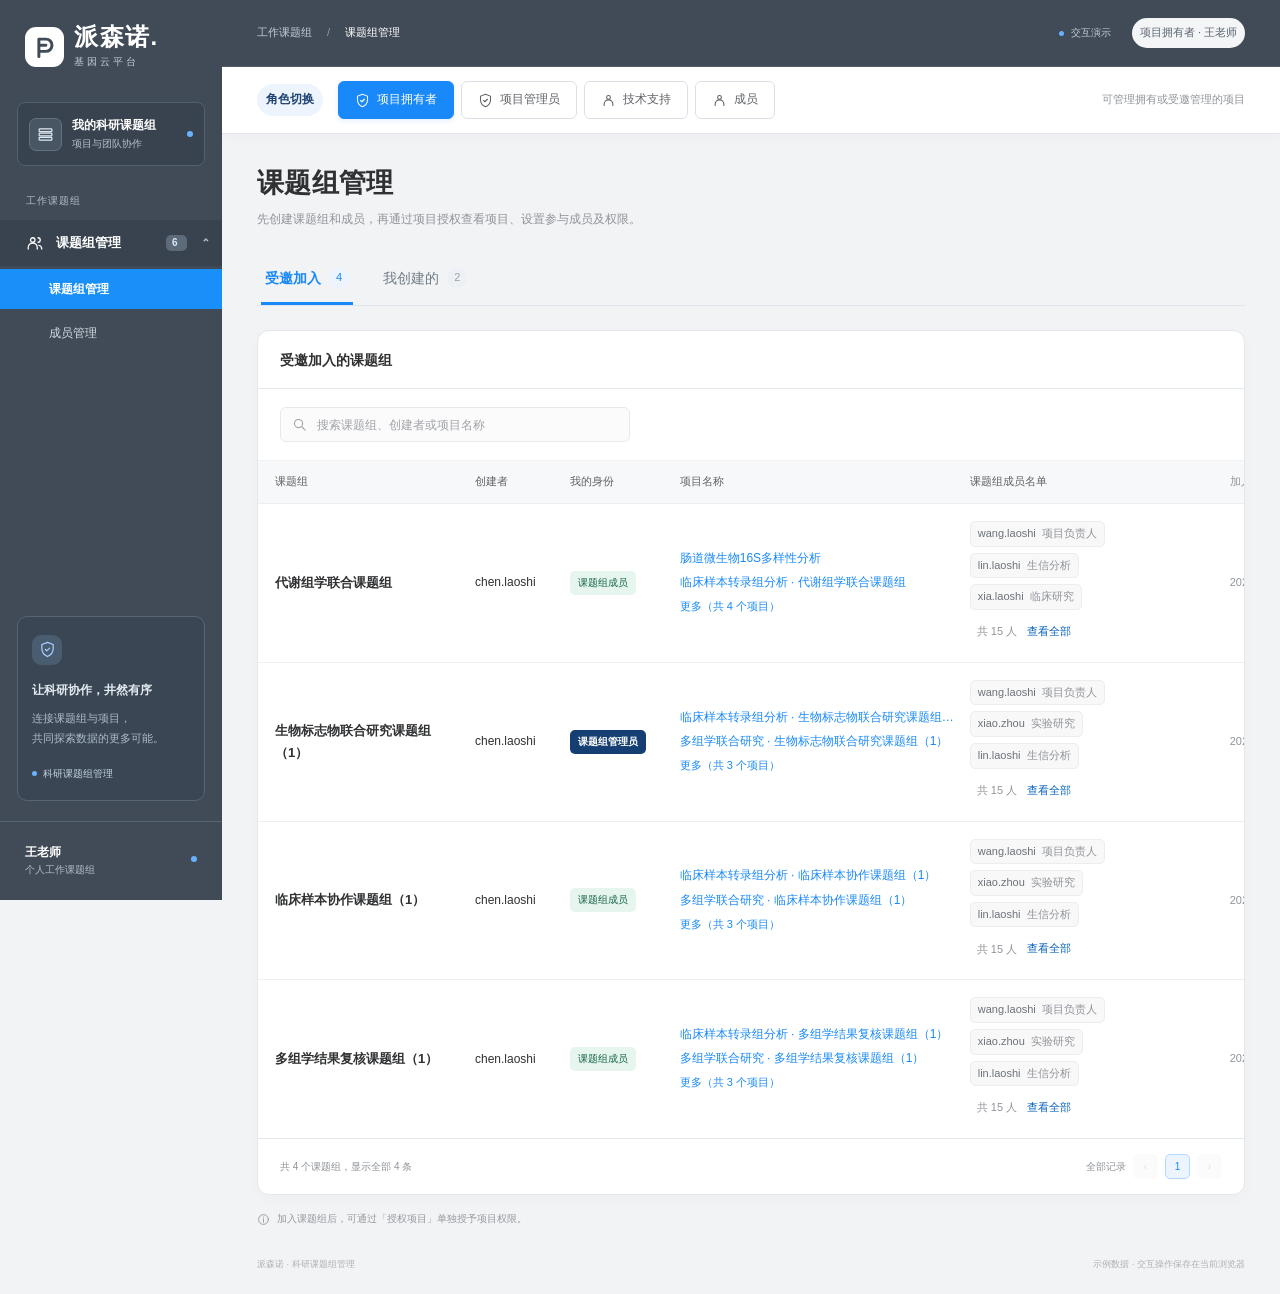
<file: index.html>
<!doctype html>
<html lang="zh-CN">
<head>
  <meta charset="utf-8">
  <meta name="viewport" content="width=device-width, initial-scale=1">
  <meta name="color-scheme" content="light">
  <title>项目协作 · 派森诺基因云平台</title>
  <meta name="description" content="派森诺科研课题组管理：管理项目、课题组与成员，体验单项目和批量项目协作。">
  <meta name="theme-color" content="#1989fa">
  <link rel="icon" href="data:image/svg+xml,%3Csvg xmlns='http://www.w3.org/2000/svg' viewBox='0 0 64 64'%3E%3Crect width='64' height='64' rx='18' fill='%231989fa'/%3E%3Cpath d='M22 17h12a10 10 0 0 1 0 20H22m0-20v31m0-20h12' fill='none' stroke='white' stroke-width='5' stroke-linecap='round'/%3E%3C/svg%3E">
  <link rel="stylesheet" href="styles.css?v=20261120-group-member-green">
  <link rel="stylesheet" href="analysis-result.css?v=20261123-failed-no-edit">
</head>
<body>
  <div class="app-shell" data-screen-label="项目协作交互原型">
    <aside class="sidebar" aria-label="主导航">
      <a class="brand" href="#spaces" aria-label="派森诺基因云平台首页"><span class="brand-symbol" aria-hidden="true"><svg viewBox="0 0 32 32" fill="none"><path d="M9 7h8a7 7 0 0 1 0 14H9M9 7v20m0-13h8" stroke="currentColor" stroke-width="3.4" stroke-linecap="round"/></svg></span><span><strong>派森诺<span class="brand-dot">.</span></strong><small>基因云平台</small></span></a>
      <div class="workspace-label"><span class="workspace-logo" data-icon="layers"></span><span>我的科研课题组<small>项目与团队协作</small></span><span class="workspace-indicator"></span></div>
      <div class="side-caption">工作课题组</div>
      <nav class="side-nav">
        <div class="project-nav-group">
          <button class="nav-item project-menu-button" data-project-menu aria-expanded="true" aria-controls="projectSubnav"><span class="nav-icon" data-icon="folder"></span><span id="projectMenuLabel">课题组管理</span><span class="nav-count" id="navProjectCount">8</span><span class="nav-menu-chevron" aria-hidden="true">⌃</span></button>
          <div class="nav-submenu" id="projectSubnav" aria-label="课题组与成员管理">
            <button class="nav-item nav-sub-item active" data-nav="spaces"><span class="nav-sub-dot"></span>课题组管理</button>
            <button class="nav-item nav-sub-item" data-nav="team"><span class="nav-sub-dot"></span><span id="teamNavLabel">成员管理</span></button>
          </div>
        </div>
      </nav>
      <div class="side-bottom"><div class="side-note-icon" data-icon="shield"></div><strong>让科研协作，井然有序</strong><p>连接课题组与项目，<br>共同探索数据的更多可能。</p><span class="side-note-badge"><i></i>科研课题组管理</span></div>
      <div class="side-user"><span><strong>王老师</strong><small>个人工作课题组</small></span><span class="user-online" aria-label="在线"></span></div>
    </aside>

    <div class="workspace">
      <header class="topbar"><div class="crumb" id="crumb">工作课题组 <span>/</span> 项目列表</div><div class="header-actions"><span class="demo-badge"><i></i>交互演示</span><span class="current-role-label" id="currentRoleLabel">项目拥有者 · 王老师</span></div></header>
      <section class="role-preview-bar" aria-label="角色切换">
        <span class="role-preview-title">角色切换</span>
        <div class="role-preview-buttons" role="group" aria-label="选择体验角色">
          <button type="button" data-preview-role="owner" aria-pressed="true" class="active"><span data-icon="shield"></span>项目拥有者</button>
          <button type="button" data-preview-role="manager" aria-pressed="false"><span data-icon="shield"></span>项目管理员</button>
          <button type="button" data-preview-role="support" aria-pressed="false"><span data-icon="person"></span>技术支持</button>
          <button type="button" data-preview-role="member" aria-pressed="false"><span data-icon="person"></span>成员</button>
        </div>
        <label class="recipient-account-control" id="recipientAccountControl" hidden><span>查看账号</span><select id="recipientSelect" aria-label="选择成员"></select></label>
        <label class="recipient-account-control" id="supportAccountControl" hidden><span>支持账号</span><select id="supportSelect" aria-label="选择项目支持账号"></select></label>
        <span class="role-preview-caption" id="rolePreviewCaption">可管理成员、角色和项目权限</span>
      </section>
      <main id="main"></main>
      <footer class="workspace-footer"><span>派森诺 · 科研课题组管理</span><span>示例数据 · 交互操作保存在当前浏览器</span></footer>
    </div>
  </div>

  <div id="modalRoot" class="modal-root" hidden></div>
  <div id="confirmRoot" class="account-tip" role="status" aria-live="assertive" hidden></div>
  <div id="toast" class="toast" role="status" aria-live="polite"></div>
  <script src="analysis-result.js?v=20261120-project-roster"></script>
  <script src="script.js?v=20261120-group-roster-single-entry"></script>
</body>
</html>
</file>
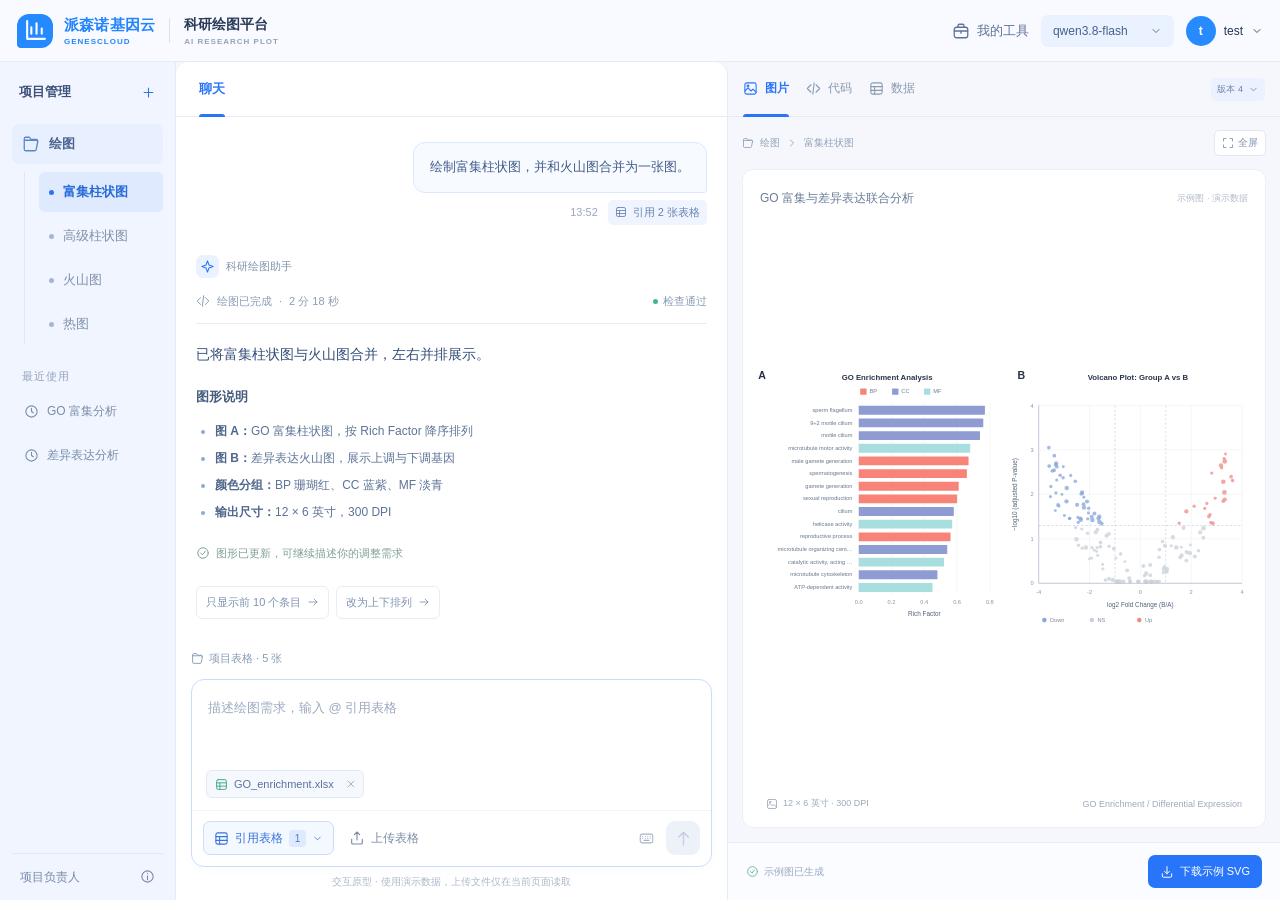
<file: plot-table-reference/index.html>
<!doctype html>
<html lang="zh-CN">
<head>
  <meta charset="UTF-8">
  <meta name="viewport" content="width=device-width, initial-scale=1">
  <meta name="theme-color" content="#f4f7fd">
  <meta name="description" content="科研绘图工作台：表格引用与上传交互原型。">
  <title>科研绘图 · 表格引用交互原型</title>
  <link rel="icon" href="data:image/svg+xml,%3Csvg xmlns='http://www.w3.org/2000/svg' viewBox='0 0 40 40'%3E%3Crect width='40' height='40' rx='12' fill='%232875fa'/%3E%3Cpath d='M10 26V19m10 7V11m10 15V16' stroke='white' stroke-width='4' stroke-linecap='round'/%3E%3C/svg%3E">
  <style>
    :root{color-scheme:light;--blue:#2875fa;--blue-hover:#1765e8;--blue-soft:#edf4ff;--ink:#283958;--text:#4e6080;--muted:#8796ad;--line:#e8edf5;--panel:#f5f7fc;--green:#28a881;--shadow:0 14px 44px #2945701a;font-family:-apple-system,BlinkMacSystemFont,"PingFang SC","Microsoft YaHei",sans-serif;font-size:14px}
    *{box-sizing:border-box}body{margin:0;background:#f3f6fc;color:var(--ink)}button,input,textarea,select{font:inherit}button{cursor:pointer;color:inherit}button:disabled{cursor:not-allowed}button:focus-visible,a:focus-visible{outline:3px solid #94bcff;outline-offset:3px}button{border:0;background:none}button:disabled{opacity:.45}input:focus,textarea:focus{outline:none}svg.icon{height:18px;width:18px;flex-shrink:0;fill:none;stroke:currentColor;stroke-width:1.7;stroke-linecap:round;stroke-linejoin:round;vertical-align:middle}button svg{pointer-events:none}h1,h2,h3,p{margin:0}[hidden]{display:none!important}.sr-only{position:absolute;width:1px;height:1px;padding:0;margin:-1px;overflow:hidden;clip:rect(0,0,0,0);white-space:nowrap;border:0}
    .topbar{height:62px;border-bottom:1px solid #e4ecfa;display:flex;align-items:center;justify-content:space-between;padding:0 23px;background:#f8faff;gap:16px}.brand{display:flex;align-items:center;gap:11px;white-space:nowrap}.brand-mark{display:grid;place-items:center;background:#2589ff;color:white;border-radius:12px 12px 12px 4px;width:36px;height:34px}.brand-mark .icon{width:25px;height:25px;stroke-width:2}.brand-name{color:#2585fb;font-size:15px;font-weight:700;letter-spacing:.2px}.brand-name small{display:block;font-size:8px;letter-spacing:1px;margin-top:2px}.brand-divider{height:25px;width:1px;background:#d8e2f3;margin:0 3px}.product-name{font-weight:600;font-size:14px}.product-name small{display:block;color:#93a2b9;font-size:8px;letter-spacing:1px;margin-top:3px}.demo-badge{font-size:11px;color:#7c8aa4;border:1px solid #e0e7f2;border-radius:5px;padding:3px 6px;margin-left:5px;font-weight:400}.header-actions{display:flex;align-items:center;gap:14px}.header-quiet{display:flex;align-items:center;gap:7px;font-size:13px;color:#5e7296}.model{background:#eaf1ff;display:flex;align-items:center;gap:22px;border-radius:7px;padding:9px 12px;font-size:12px;color:#45618f}.model .icon{height:12px;width:12px}.avatar{height:30px;width:30px;background:#288aff;border-radius:50%;display:grid;place-items:center;color:white;font-weight:600}.user{display:flex;align-items:center;gap:8px;font-size:12px}.user .icon{width:12px;height:12px}
    .workspace{display:grid;grid-template-columns:208px minmax(430px,.97fr) minmax(420px,1.03fr);height:calc(100dvh - 62px);min-height:560px}.sidebar{display:flex;flex-direction:column;background:#f0f5ff;border-right:1px solid #e3ebfa;padding:21px 12px 13px;overflow:hidden}.sidebar-title{font-size:13px;font-weight:600;display:flex;justify-content:space-between;align-items:center;padding:0 7px 23px;color:#3f5279}.sidebar-title .icon{color:var(--blue);height:15px;width:15px}.project-folder{display:flex;align-items:center;gap:9px;font-weight:600;font-size:13px;color:#49638e;padding:11px 10px;background:#e8f0ff;border-radius:7px}.project-folder .icon{color:#5b86c5}.project-items{position:relative;margin:8px 0 25px 12px;padding-left:14px;border-left:1px solid #dde7f8;display:grid;gap:4px}.nav-item{text-align:left;display:flex;align-items:center;gap:9px;padding:11px 10px;border-radius:6px;color:#8091a9;font-size:13px;min-width:0}.nav-item::before{content:"";width:5px;height:5px;background:#a6b6ce;border-radius:100%;flex-shrink:0}.nav-item.active{color:#286bd9;background:#e0eaff;font-weight:600}.nav-item.active::before{background:var(--blue)}.nav-item:hover{background:#e8effb;color:#5879a9}.sidebar-section{color:#95a4bc;font-size:11px;padding:0 10px 8px;letter-spacing:1px}.recent-card{padding:11px 12px;margin-bottom:5px;color:#788da9;text-align:left;border-radius:7px;display:flex;gap:8px;align-items:center;font-size:12px}.recent-card:hover{background:#e6eefc}.recent-card .icon{width:15px;height:15px}.sidebar-bottom{margin-top:auto;border-top:1px solid #e0e9f9;padding:15px 8px 1px;display:flex;justify-content:space-between;font-size:12px;color:#7689aa}.sidebar-bottom .icon{width:15px;height:15px}
    .conversation{display:flex;flex-direction:column;min-width:0;min-height:0;background:white;border-right:1px solid #e4ebf9;border-radius:13px 13px 0 0;position:relative}.conversation-head{height:55px;flex-shrink:0;display:flex;align-items:stretch;border-bottom:1px solid var(--line);padding:0 23px;gap:27px}.tab{position:relative;display:flex;align-items:center;gap:7px;color:#8b9ab0;font-size:13px;padding:0 0 1px}.tab.active{color:var(--blue);font-weight:600}.tab.active::after{content:"";position:absolute;bottom:-1px;height:3px;background:var(--blue);border-radius:3px 3px 0 0;left:0;right:0}.preview-mobile{display:none;margin-left:auto;align-self:center;align-items:center;gap:5px;color:var(--blue);font-size:12px}.messages{flex:1;overflow:auto;min-height:0;padding:29px 26px 22px;scroll-behavior:smooth;scrollbar-width:thin;scrollbar-color:#dce5f3 transparent}.message{margin-bottom:25px;font-size:13px;line-height:1.9}.message.user-msg{display:flex;align-items:flex-end;flex-direction:column;margin-bottom:30px}.user-bubble{border:1px solid #dce8ff;background:#f7faff;padding:12px 16px;border-radius:12px 12px 3px 12px;max-width:94%;color:#425c88;white-space:pre-wrap;word-break:break-word}.user-meta{display:flex;gap:10px;align-items:center;color:#99a8bc;font-size:11px;margin-top:7px}.message-file{display:inline-flex;gap:6px;align-items:center;background:#eff4ff;color:#6884b2;border-radius:5px;padding:2px 7px;font-size:11px}.message-file .icon{height:12px;width:12px}.assistant-label{display:flex;align-items:center;gap:7px;color:#8292ac;font-size:11px;margin-bottom:13px}.assistant-symbol{height:23px;width:23px;border-radius:7px;background:#eaf2ff;color:var(--blue);display:grid;place-items:center}.assistant-symbol .icon{height:15px;width:15px}.process{display:flex;align-items:center;gap:7px;color:#8b9db7;font-size:11px;padding-bottom:12px;margin-bottom:17px;border-bottom:1px solid var(--line)}.process .icon{height:14px;width:14px}.process .done{width:5px;height:5px;border-radius:50%;background:#40b59a}.assistant-msg .lead{font-size:14px;color:#344e79;margin-bottom:17px}.assistant-msg h3{font-size:13px;color:#455c7f;font-weight:600;margin-bottom:8px}.assistant-msg ul{margin:0 0 17px;padding-left:19px;color:#5d7397;line-height:2.25;font-size:12px}.assistant-msg li::marker{color:#8da8d7}.assistant-msg strong{font-weight:600;color:#4f678c}.inline-code{font-size:11px;background:#f1f5fb;border:1px solid #e6edf7;padding:2px 5px;border-radius:4px;color:#7386a5;font-family:ui-monospace,SFMono-Regular,monospace}.success-note{display:flex;align-items:center;gap:6px;color:#80a094;font-size:11px}.success-note .icon{height:14px;width:14px}.suggestions{margin-top:22px;display:flex;gap:7px;flex-wrap:wrap}.suggestion{padding:5px 9px;border:1px solid #e7edf6;border-radius:6px;font-size:11px;color:#8093b1;background:white;display:flex;gap:6px;align-items:center}.suggestion:hover{border-color:#b8d1ff;color:var(--blue);background:#f8fbff}.suggestion .icon{height:12px;width:12px}.prototype-note{text-align:center;font-size:10px;color:#acb7c8;line-height:1.6;padding:7px 8px 0;min-height:22px}
    .composer-wrap{padding:0 20px 10px;flex-shrink:0;background:linear-gradient(0deg,#fff 88%,#ffffff00);position:relative;z-index:5}.composer-context{display:flex;justify-content:space-between;align-items:center;margin-bottom:10px;gap:8px;font-size:11px;color:#95a3b8}.library-link{display:flex;align-items:center;gap:5px;color:#889bb5;font-size:11px;padding:3px 0}.library-link:hover{color:var(--blue)}.library-link .icon{height:13px;width:13px}.composer{border:1px solid #cbdcff;border-radius:13px;background:#fff;box-shadow:0 3px 12px #326acd05;position:relative;transition:border-color .15s,box-shadow .15s}.composer:focus-within{border-color:#89b3ff;box-shadow:0 0 0 3px #2875fa08}.composer.drag-over{border-color:var(--blue);background:#f2f7ff;box-shadow:0 0 0 4px #2875fa12}.text-input{display:block;width:100%;resize:none;border:0;background:transparent;color:#364d72;padding:16px 16px 10px;min-height:90px;max-height:160px;font-size:13px;line-height:1.8;border-radius:13px 13px 0 0}.text-input::placeholder{color:#9caac0}.selected-files{display:flex;flex-wrap:wrap;gap:6px;padding:0 14px 12px;max-height:106px;overflow-y:auto;scrollbar-width:thin}.file-chip{max-width:100%;display:inline-flex;align-items:center;border:1px solid #e0e9f7;background:#f5f8fd;border-radius:6px;color:#58739a;min-height:28px;overflow:hidden}.chip-preview{display:flex;align-items:center;gap:6px;padding:4px 5px 4px 8px;min-width:0;font-size:11px}.chip-preview:hover{color:var(--blue)}.chip-preview .icon{color:#39a486;height:13px;width:13px}.chip-preview span{max-width:182px;overflow:hidden;text-overflow:ellipsis;white-space:nowrap}.chip-remove{padding:4px 6px;display:grid;place-items:center;color:#97a8bf;align-self:stretch}.chip-remove:hover{color:#e36868;background:#faeeee}.chip-remove .icon{height:12px;width:12px}.composer-footer{display:flex;align-items:center;gap:6px;padding:10px 11px 11px;border-top:1px solid #f0f3f9}.reference-button{display:flex;align-items:center;gap:6px;border:1px solid #ccddff;color:#3974d7;background:#f4f8ff;padding:7px 10px;border-radius:7px;font-size:12px;white-space:nowrap;min-height:34px}.reference-button:hover,.reference-button[aria-expanded=true]{background:#eaf2ff;border-color:#9fbfff}.reference-button .icon{height:15px;width:15px}.reference-button .chevron{height:11px;width:11px;transition:transform .2s}.reference-button[aria-expanded=true] .chevron{transform:rotate(180deg)}.selection-count{background:#dfeaff;color:#4b7bc5;border-radius:4px;min-width:17px;height:17px;display:grid;place-items:center;font-size:10px;padding:0 4px}.upload-button{display:flex;align-items:center;gap:6px;padding:7px 9px;color:#7b8ba5;font-size:12px;border-radius:6px;white-space:nowrap}.upload-button:hover{background:#f4f7fb;color:#4773b5}.upload-button .icon{height:16px;width:16px}.footer-spacer{flex:1}.keyboard-help{color:#a7b3c5;font-size:10px;position:relative;white-space:nowrap;display:flex;align-items:center;gap:5px;padding-right:6px}.keyboard-help .icon{width:15px;height:15px}.help-tip{display:none;position:absolute;bottom:calc(100% + 9px);right:0;background:#32445f;color:white;padding:7px 10px;font-size:10px;line-height:1.7;border-radius:6px;white-space:nowrap;box-shadow:var(--shadow)}.keyboard-help:hover .help-tip,.keyboard-help:focus-visible .help-tip{display:block}.send-button{height:34px;width:34px;display:grid;place-items:center;color:white;border-radius:9px;background:var(--blue);flex-shrink:0;transition:background .15s,transform .15s}.send-button:hover:enabled{background:var(--blue-hover);transform:translateY(-1px)}.send-button:disabled{opacity:1;background:#edf2f9;color:#c0ccdf}.send-button .icon{height:19px;width:19px}
    .table-picker{position:absolute;bottom:calc(100% + 12px);left:-1px;width:min(460px,calc(100% + 2px));background:white;border:1px solid #e0e8f4;border-radius:12px;box-shadow:0 14px 46px #243f7224;z-index:30;display:flex;flex-direction:column;max-height:min(490px,calc(100dvh - 270px));animation:popover-in .15s ease-out;overflow:hidden}.picker-head{display:flex;justify-content:space-between;align-items:center;padding:17px 17px 12px;flex-shrink:0}.picker-head h2{font-size:14px;color:#334967;font-weight:600}.picker-head p{font-size:11px;color:#9aa8bb;margin-top:5px}.icon-button{display:grid;place-items:center;width:28px;height:28px;border-radius:6px;color:#96a4b7;flex-shrink:0}.icon-button:hover{background:#f1f5fb;color:#5274a5}.icon-button .icon{height:16px;width:16px}.search-box{display:flex;align-items:center;gap:8px;border:1px solid #e2e9f3;background:#fafcfe;border-radius:7px;margin:0 16px 12px;padding:8px 10px;flex-shrink:0;color:#96a6bc}.search-box:focus-within{border-color:#9cbfff;box-shadow:0 0 0 2px #eaf2ff}.search-box input{width:100%;padding:0;border:0;background:transparent;font-size:12px;color:#526987;min-width:0}.search-box input::placeholder{color:#a8b4c6}.search-box .icon{height:15px;width:15px}.picker-list{overflow-y:auto;min-height:60px;padding:0 8px 9px;scrollbar-width:thin;scrollbar-color:#dae4f1 transparent}.picker-row{display:flex;align-items:center;gap:3px;border-radius:7px;min-height:59px;margin:2px 0;padding:0 7px 0 3px;border:1px solid transparent}.picker-row:hover{background:#f6f9fe}.picker-row.chosen{background:#f2f7ff;border-color:#e4edfd}.table-option{display:flex;align-items:center;gap:10px;min-width:0;flex:1;cursor:pointer;padding:10px 4px}.table-option input{margin:0 3px;accent-color:var(--blue);width:15px;height:15px;flex-shrink:0}.table-file-icon{width:30px;height:33px;border-radius:6px;background:#e9f6f0;color:#38a27e;display:grid;place-items:center;flex-shrink:0}.table-file-icon .icon{height:17px;width:17px}.file-option-copy{min-width:0}.file-option-name{display:block;font-size:12px;color:#4c6281;white-space:nowrap;text-overflow:ellipsis;overflow:hidden}.file-option-meta{display:block;font-size:10px;color:#9aa9bd;margin-top:5px}.peek-button{display:grid;place-items:center;width:28px;height:28px;border-radius:6px;color:#9eacc0;flex-shrink:0}.peek-button:hover{color:var(--blue);background:#e6eeff}.peek-button .icon{height:15px;width:15px}.picker-foot{border-top:1px solid var(--line);display:flex;align-items:center;gap:9px;padding:12px 16px;flex-shrink:0;background:#fff}.picker-summary{font-size:11px;color:#8a9ab2;flex:1}.picker-summary strong{color:var(--blue);font-weight:500}.small-button{border:1px solid #e0e7f1;background:white;color:#6d819f;padding:6px 11px;font-size:12px;border-radius:6px;line-height:1.4}.small-button:hover{background:#f5f8fd}.small-button.primary{background:var(--blue);border-color:var(--blue);color:white}.small-button.primary:hover{background:var(--blue-hover)}.empty-search{text-align:center;padding:29px 8px;font-size:12px;line-height:1.9;color:#9aa9bc}.empty-search .icon{display:block;margin:0 auto 7px;height:24px;width:24px}.drop-hint{pointer-events:none;position:absolute;inset:0;border-radius:12px;background:#f3f8fff5;display:none;place-items:center;color:var(--blue);font-size:13px;z-index:2}.drag-over .drop-hint{display:grid}
    .preview{display:flex;flex-direction:column;min-width:0;min-height:0;background:#f5f7fc}.preview-head{height:55px;display:flex;align-items:stretch;border-bottom:1px solid #e4ebf7;gap:21px;padding:0 19px;flex-shrink:0}.preview-head .tab{font-size:12px}.preview-head .icon{height:15px;width:15px}.version-button{margin-left:auto;display:flex;gap:5px;align-items:center;align-self:center;background:#ebf1ff;padding:6px 8px;font-size:10px;color:#6d84ad;border-radius:5px}.version-button .icon{height:11px;width:11px}.preview-tools{display:flex;align-items:center;justify-content:space-between;gap:8px;padding:13px 17px;color:#91a1b9;font-size:11px}.figure-breadcrumb{display:flex;gap:6px;align-items:center}.figure-breadcrumb .icon{width:12px;height:12px}.preview-tool-actions{display:flex;align-items:center;gap:9px}.fit-button{font-size:10px;color:#7d91b0;border:1px solid #e0e8f4;border-radius:5px;padding:5px 7px;background:white;display:flex;gap:4px;align-items:center}.fit-button:hover{color:var(--blue);border-color:#c5d7f6}.fit-button .icon{height:12px;width:12px}.preview-stage{flex:1;min-height:0;padding:0 14px 14px;display:flex;flex-direction:column}.figure-card{flex:1;min-height:0;background:white;border:1px solid #eaf0fa;border-radius:11px;display:flex;flex-direction:column;overflow:auto;position:relative}.figure-title{padding:24px 25px 0;font-size:12px;color:#6b7c97;font-weight:500;display:flex;align-items:center;justify-content:space-between;gap:5px}.figure-title small{font-size:9px;color:#b0bac9;font-weight:400}.figure-content{flex:1;display:flex;align-items:center;min-height:320px;padding:24px 15px}.figure-content svg{width:100%;height:auto;max-height:590px}.figure-content:fullscreen{background:white;padding:40px}.figure-foot{display:flex;align-items:center;justify-content:space-between;gap:7px;padding:17px 23px;color:#9eaabe;font-size:9px}.figure-foot span{display:flex;align-items:center;gap:5px}.figure-foot .icon{height:12px;width:12px}.preview-bottom{height:58px;border-top:1px solid #e6edf8;display:flex;align-items:center;justify-content:space-between;padding:0 18px;flex-shrink:0;background:#fbfcff}.preview-bottom-copy{display:flex;align-items:center;gap:5px;font-size:10px;color:#99a9bf}.preview-bottom-copy .icon{height:13px;width:13px;color:#6bb79b}.download-button{font-size:11px;display:flex;gap:6px;align-items:center;color:#fff;background:var(--blue);padding:9px 12px;border-radius:7px}.download-button .icon{height:14px;width:14px}.download-button:hover{background:var(--blue-hover)}.code-panel{padding:24px;min-height:100%;background:#fff}.code-panel-head{display:flex;align-items:center;justify-content:space-between;font-size:12px;color:#637d9f;padding-bottom:16px;border-bottom:1px solid var(--line)}.code-panel pre{font-family:ui-monospace,SFMono-Regular,monospace;font-size:11px;line-height:2;color:#5e7499;white-space:pre-wrap;overflow-wrap:anywhere;padding-top:12px}.data-panel{padding:22px;min-height:100%}.data-panel h2{font-size:14px;color:#526888;margin-bottom:7px}.data-panel p{font-size:11px;color:#96a5ba;margin-bottom:15px}.data-file{width:100%;display:flex;align-items:center;gap:10px;text-align:left;border:1px solid #e4ebf6;border-radius:8px;padding:14px 11px;margin:9px 0;font-size:12px;color:#5b7396}.data-file:hover{background:#f6f9ff;border-color:#c4d6f5}.data-file .icon{color:#38a580}.data-file small{display:block;color:#9aa9bf;font-size:10px;margin-top:5px}.data-file>.icon:last-child{margin-left:auto;color:#a5b4c9;height:14px;width:14px}
    dialog{padding:0;border:1px solid #e1e9f5;box-shadow:0 20px 70px #183d7533;border-radius:13px;width:min(760px,calc(100vw - 32px));max-height:calc(100dvh - 60px);color:var(--ink);background:white}dialog::backdrop{background:#1f355b40;backdrop-filter:blur(3px)}.dialog-header{display:flex;justify-content:space-between;align-items:center;gap:12px;padding:20px 23px;border-bottom:1px solid var(--line)}.dialog-title{display:flex;align-items:center;gap:10px;min-width:0}.dialog-title>.icon{color:#35a17e;height:22px;width:22px}.dialog-title h2{font-size:15px;font-weight:600;overflow-wrap:anywhere}.dialog-title p{font-size:11px;color:#94a3b9;margin-top:5px}.dialog-body{padding:21px 23px;overflow:auto;max-height:calc(100dvh - 240px)}.table-scroll{overflow-x:auto;border:1px solid var(--line);border-radius:7px}.data-table{border-collapse:collapse;width:100%;font-size:11px;color:#647b9c;text-align:left;white-space:nowrap}.data-table th{background:#f6f8fc;font-weight:500;color:#526b90}.data-table th,.data-table td{padding:11px 13px;border-bottom:1px solid #edf1f7}.data-table tr:last-child td{border-bottom:0}.data-table td:first-child{color:#8091ab}.dialog-note{font-size:11px;line-height:1.8;color:#94a4b9;margin-top:13px}.dialog-footer{display:flex;justify-content:space-between;align-items:center;padding:15px 23px;border-top:1px solid var(--line);font-size:11px;color:#97a6bc;gap:10px}.dialog-footer .small-button{white-space:nowrap}.library-dialog-files{display:grid;gap:8px}.library-dialog-file{display:flex;align-items:center;gap:11px;padding:13px;border:1px solid var(--line);border-radius:8px}.library-dialog-file>div{flex:1;min-width:0;font-size:12px}.library-dialog-file strong{display:block;font-weight:500;overflow:hidden;text-overflow:ellipsis;white-space:nowrap}.library-dialog-file small{color:#9ba9bc;display:block;margin-top:6px;font-size:10px}.library-dialog-file>.icon{color:#37a481}.toast{position:fixed;bottom:30px;left:50%;transform:translate(-50%,14px);padding:12px 18px;border:1px solid #dce6f4;background:#fff;box-shadow:0 8px 35px #20427120;border-radius:9px;font-size:12px;color:#5b7397;z-index:100;opacity:0;pointer-events:none;transition:opacity .2s,transform .2s;max-width:calc(100vw - 32px);line-height:1.6}.toast.show{opacity:1;transform:translate(-50%,0)}.typing{display:inline-flex;gap:4px;align-items:center;padding:7px 0}.typing i{display:block;width:5px;height:5px;background:#84a8e6;border-radius:50%;animation:blink 1s infinite}.typing i:nth-child(2){animation-delay:.15s}.typing i:nth-child(3){animation-delay:.3s}@keyframes blink{50%{opacity:.25;transform:translateY(-2px)}}@keyframes popover-in{from{opacity:0;transform:translateY(5px)}to{opacity:1;transform:translateY(0)}}
    @media(min-width:1800px){.workspace{grid-template-columns:238px minmax(600px,1fr) minmax(620px,1.05fr)}.messages{padding:35px 38px}.message{font-size:14px}.assistant-msg ul{font-size:13px}.composer-wrap{padding:0 28px 12px}.text-input{min-height:103px}.figure-content{padding:35px}}
    @media(max-width:1280px){.workspace{grid-template-columns:176px minmax(400px,1fr) minmax(380px,1fr)}.topbar{padding:0 17px}.demo-badge{display:none}.messages{padding:25px 20px}.composer-wrap{padding:0 15px 10px}.keyboard-help .help-label{display:none}.figure-breadcrumb{font-size:10px}.preview-tools{padding-left:14px;padding-right:14px}.figure-content{padding:18px 6px}.preview-head{gap:17px;padding:0 15px}.version-button{font-size:9px;padding:5px 6px}.figure-title{padding:20px 17px 0}.header-actions{gap:12px}}
    @media(max-width:1040px){.workspace{grid-template-columns:180px 1fr}.preview{display:none}.preview-mobile{display:flex}.conversation{border-radius:12px 12px 0 0}.messages{padding:25px 30px}.composer-wrap{padding:0 25px 12px}.preview-open .preview{display:flex;position:fixed;top:62px;bottom:0;left:180px;right:0;z-index:20}.preview-open .preview-tools .fit-button:first-child{display:flex}.preview-open .figure-content{padding:28px 20px}.header-quiet{display:none}.figure-content svg{max-height:520px}.brand-name{font-size:14px}}
    @media(max-width:650px){.topbar{height:55px;padding:0 15px;gap:8px}.brand{gap:8px}.brand-mark{height:30px;width:32px;border-radius:10px 10px 10px 3px}.brand-name{font-size:12px}.brand-name small{font-size:6px}.brand-divider{margin:0 1px;height:22px}.product-name{font-size:12px}.product-name small{font-size:6px}.header-actions{gap:8px}.model{display:none}.user{font-size:11px}.avatar{height:27px;width:27px;font-size:11px}.user .icon{display:none}.workspace{grid-template-columns:1fr;height:calc(100dvh - 55px);min-height:500px}.sidebar{display:none}.conversation{border-radius:0}.conversation-head{height:51px;padding:0 18px;gap:24px}.tab{font-size:12px}.preview-mobile{font-size:11px}.preview-mobile .icon{height:14px;width:14px}.messages{padding:23px 19px 17px}.message.user-msg{margin-bottom:25px}.assistant-msg .lead{font-size:13px}.assistant-msg ul{font-size:11px;line-height:2.2}.suggestion{font-size:10px}.composer-wrap{padding:0 12px 9px}.composer-context{margin-bottom:8px}.library-link{font-size:10px}.text-input{font-size:12px;min-height:83px;padding:13px 13px 9px}.selected-files{padding:0 11px 10px;max-height:85px}.chip-preview{font-size:10px}.chip-preview span{max-width:171px}.composer-footer{padding:9px 9px 10px;gap:4px}.reference-button{font-size:11px;padding:7px 8px;gap:5px}.upload-button{font-size:11px;padding:7px 6px;gap:5px}.keyboard-help{padding-right:3px}.keyboard-help .icon{height:14px;width:14px}.send-button{height:33px;width:33px}.prototype-note{font-size:9px;min-height:19px;padding-top:6px}.table-picker{max-height:calc(100dvh - 260px);width:calc(100% + 2px)}.picker-head{padding:14px 13px 11px}.picker-head h2{font-size:13px}.picker-head p{font-size:10px}.search-box{margin:0 12px 9px}.picker-list{padding:0 5px 7px}.table-option{gap:7px}.file-option-name{font-size:11px}.file-option-meta{font-size:9px}.picker-row{min-height:56px}.table-file-icon{width:27px;height:30px}.picker-foot{padding:11px 12px;gap:6px}.picker-summary{font-size:10px}.small-button{font-size:11px;padding:6px 9px}.preview-open .preview{top:55px;left:0}.preview-head{height:51px}.preview-tools{padding:12px}.figure-title{font-size:10px;padding:17px 14px 0}.figure-title small{font-size:8px}.preview-open .figure-content{padding:18px 7px}.figure-content{min-height:270px}.figure-foot{padding:13px;font-size:8px}.preview-bottom{padding:0 13px}.dialog-header{padding:17px}.dialog-title h2{font-size:12px}.dialog-body{padding:16px}.dialog-footer{padding:13px 16px}.dialog-footer>span{font-size:10px}.table-picker .search-box input{font-size:12px}.help-tip{right:-42px}}
    @media(prefers-reduced-motion:reduce){*,*::before,*::after{animation:none!important;transition:none!important;scroll-behavior:auto!important}}
  </style>
</head>
<body>
  <svg xmlns="http://www.w3.org/2000/svg" style="position:absolute;width:0;height:0;overflow:hidden" aria-hidden="true"><defs>
    <symbol id="i-table" viewBox="0 0 24 24"><rect x="3" y="3" width="18" height="18" rx="3"/><path d="M3 9h18M9 9v12M3 15h18"/></symbol>
    <symbol id="i-upload" viewBox="0 0 24 24"><path d="M12 15V3m-4 4 4-4 4 4M4 14v5a2 2 0 0 0 2 2h12a2 2 0 0 0 2-2v-5"/></symbol>
    <symbol id="i-arrow-up" viewBox="0 0 24 24"><path d="M12 20V4M6 10l6-6 6 6"/></symbol>
    <symbol id="i-chevron" viewBox="0 0 24 24"><path d="m6 9 6 6 6-6"/></symbol>
    <symbol id="i-close" viewBox="0 0 24 24"><path d="m6 6 12 12M6 18 18 6"/></symbol>
    <symbol id="i-search" viewBox="0 0 24 24"><circle cx="10.5" cy="10.5" r="6.5"/><path d="m16 16 4 4"/></symbol>
    <symbol id="i-eye" viewBox="0 0 24 24"><path d="M2.5 12s3.5-7 9.5-7 9.5 7 9.5 7-3.5 7-9.5 7-9.5-7-9.5-7Z"/><circle cx="12" cy="12" r="2.5"/></symbol>
    <symbol id="i-folder" viewBox="0 0 24 24"><path d="M3 7V5a2 2 0 0 1 2-2h5l2 3h7a2 2 0 0 1 2 2v2M3 7h16a2 2 0 0 1 2 2l-2 10a2 2 0 0 1-2 2H5a2 2 0 0 1-2-2V7Z"/></symbol>
    <symbol id="i-plus" viewBox="0 0 24 24"><path d="M12 5v14M5 12h14"/></symbol>
    <symbol id="i-chart" viewBox="0 0 24 24"><path d="M4 3v17h17M8 15V9m5 6V5m5 10v-5"/></symbol>
    <symbol id="i-image" viewBox="0 0 24 24"><rect x="3" y="3" width="18" height="18" rx="3"/><circle cx="8" cy="8" r="1.5"/><path d="m3 16 5-5 5 5 3-3 5 5"/></symbol>
    <symbol id="i-code" viewBox="0 0 24 24"><path d="m8 6-6 6 6 6m8-12 6 6-6 6m-3-15-2 18"/></symbol>
    <symbol id="i-check" viewBox="0 0 24 24"><path d="m5 12 4 4L19 6"/></symbol>
    <symbol id="i-check-circle" viewBox="0 0 24 24"><circle cx="12" cy="12" r="9"/><path d="m8 12 3 3 5-6"/></symbol>
    <symbol id="i-sliders" viewBox="0 0 24 24"><path d="M4 7h6m4 0h6M4 17h10m4 0h2"/><circle cx="12" cy="7" r="2"/><circle cx="16" cy="17" r="2"/></symbol>
    <symbol id="i-info" viewBox="0 0 24 24"><circle cx="12" cy="12" r="9"/><path d="M12 11v6m0-10h.01"/></symbol>
    <symbol id="i-keyboard" viewBox="0 0 24 24"><rect x="2" y="5" width="20" height="14" rx="3"/><path d="M6 9h.01M10 9h.01M14 9h.01M18 9h.01M6 12h.01M10 12h.01M14 12h.01M18 12h.01M8 15h8"/></symbol>
    <symbol id="i-download" viewBox="0 0 24 24"><path d="M12 3v12m-4-4 4 4 4-4M4 15v4a2 2 0 0 0 2 2h12a2 2 0 0 0 2-2v-4"/></symbol>
    <symbol id="i-expand" viewBox="0 0 24 24"><path d="M8 3H3v5m13-5h5v5M3 16v5h5m13-5v5h-5"/></symbol>
    <symbol id="i-back" viewBox="0 0 24 24"><path d="M20 12H4m6-6-6 6 6 6"/></symbol>
    <symbol id="i-sparkle" viewBox="0 0 24 24"><path d="m12 3 2.4 6.6L21 12l-6.6 2.4L12 21l-2.4-6.6L3 12l6.6-2.4L12 3Z"/></symbol>
    <symbol id="i-clock" viewBox="0 0 24 24"><circle cx="12" cy="12" r="9"/><path d="M12 7v5l3 2"/></symbol>
    <symbol id="i-arrow-right" viewBox="0 0 24 24"><path d="M4 12h16m-6-6 6 6-6 6"/></symbol>
    <symbol id="i-bag" viewBox="0 0 24 24"><rect x="3" y="7" width="18" height="14" rx="3"/><path d="M8 7V5a2 2 0 0 1 2-2h4a2 2 0 0 1 2 2v2M3 12h18m-9 0v3"/></symbol>
  </defs></svg>
  <header class="topbar">
    <div class="brand"><div class="brand-mark"><svg class="icon"><use href="#i-chart"/></svg></div><div class="brand-name">派森诺基因云<small>GENESCLOUD</small></div><div class="brand-divider"></div><div class="product-name">科研绘图平台<small>AI RESEARCH PLOT</small></div><span class="demo-badge">交互原型</span></div>
    <div class="header-actions"><span class="header-quiet"><svg class="icon"><use href="#i-bag"/></svg>我的工具</span><span class="model">qwen3.8-flash<svg class="icon"><use href="#i-chevron"/></svg></span><span class="user"><span class="avatar">t</span>test<svg class="icon"><use href="#i-chevron"/></svg></span></div>
  </header>
  <main class="workspace">
    <aside class="sidebar" aria-label="项目导航">
      <div class="sidebar-title">项目管理<svg class="icon" aria-hidden="true"><use href="#i-plus"/></svg></div>
      <div class="project-folder"><svg class="icon" aria-hidden="true"><use href="#i-folder"/></svg>绘图</div>
      <nav class="project-items" aria-label="绘图记录"><button class="nav-item active" data-plot="combined">富集柱状图</button><button class="nav-item" data-plot="bar">高级柱状图</button><button class="nav-item" data-plot="volcano">火山图</button><button class="nav-item" data-plot="heatmap">热图</button></nav>
      <div class="sidebar-section">最近使用</div><button class="recent-card" data-prompt="请对 GO 富集结果按 Rich Factor 降序排列，并保留前 15 个条目。"><svg class="icon"><use href="#i-clock"/></svg>GO 富集分析</button><button class="recent-card" data-prompt="请用差异表达数据绘制火山图，突出显示上调和下调基因。"><svg class="icon"><use href="#i-clock"/></svg>差异表达分析</button>
      <div class="sidebar-bottom"><span>项目负责人</span><svg class="icon" aria-hidden="true"><use href="#i-info"/></svg></div>
    </aside>
    <section class="conversation" aria-label="绘图对话">
      <div class="conversation-head"><span class="tab active">聊天</span><button class="preview-mobile" id="mobilePreview"><svg class="icon"><use href="#i-image"/></svg>图表预览</button></div>
      <div class="messages" id="messages" role="log" aria-label="聊天记录">
        <article class="message user-msg"><div class="user-bubble">绘制富集柱状图，并和火山图合并为一张图。</div><div class="user-meta"><span>13:52</span><span class="message-file"><svg class="icon"><use href="#i-table"/></svg>引用 2 张表格</span></div></article>
        <article class="message assistant-msg"><div class="assistant-label"><span class="assistant-symbol"><svg class="icon"><use href="#i-sparkle"/></svg></span>科研绘图助手</div><div class="process"><svg class="icon"><use href="#i-code"/></svg><span>绘图已完成</span><span>·</span><span>2 分 18 秒</span><span style="margin-left:auto;display:flex;align-items:center;gap:5px"><i class="done"></i>检查通过</span></div><p class="lead">已将富集柱状图与火山图合并，左右并排展示。</p><h3>图形说明</h3><ul><li><strong>图 A：</strong>GO 富集柱状图，按 Rich Factor 降序排列</li><li><strong>图 B：</strong>差异表达火山图，展示上调与下调基因</li><li><strong>颜色分组：</strong>BP 珊瑚红、CC 蓝紫、MF 淡青</li><li><strong>输出尺寸：</strong>12 × 6 英寸，300 DPI</li></ul><p class="success-note"><svg class="icon"><use href="#i-check-circle"/></svg>图形已更新，可继续描述你的调整需求</p><div class="suggestions"><button class="suggestion" data-prompt="把富集柱状图改为只显示前 10 个条目。">只显示前 10 个条目<svg class="icon"><use href="#i-arrow-right"/></svg></button><button class="suggestion" data-prompt="将两个子图改为上下排列。">改为上下排列<svg class="icon"><use href="#i-arrow-right"/></svg></button></div></article>
      </div>
      <div class="composer-wrap" id="composerWrap">
        <div class="composer-context"><button class="library-link" id="libraryButton"><svg class="icon"><use href="#i-folder"/></svg><span id="libraryCount">项目表格 · 5 张</span></button></div>
        <form class="composer" id="composer">
          <label class="sr-only" for="prompt">描述绘图需求</label><textarea class="text-input" id="prompt" placeholder="描述绘图需求，输入 @ 引用表格" rows="2"></textarea>
          <div class="selected-files" id="selectedFiles" aria-label="本次引用的表格"></div>
          <div class="composer-footer"><button class="reference-button" id="referenceButton" type="button" aria-expanded="false" aria-controls="tablePicker"><svg class="icon"><use href="#i-table"/></svg>引用表格<span class="selection-count" id="selectionCount">1</span><svg class="icon chevron"><use href="#i-chevron"/></svg></button><button type="button" class="upload-button" id="uploadButton" title="上传新的表格并用于本次绘图"><svg class="icon"><use href="#i-upload"/></svg>上传表格</button><span class="footer-spacer"></span><button type="button" class="keyboard-help" aria-label="快捷键：Enter 发送；Shift 加 Enter 换行"><span class="help-label">Enter 发送</span><svg class="icon"><use href="#i-keyboard"/></svg><span class="help-tip">Enter 发送<br>Shift + Enter 换行</span></button><button class="send-button" id="sendButton" type="submit" disabled aria-label="发送绘图需求" title="发送"><svg class="icon"><use href="#i-arrow-up"/></svg></button></div>
          <section class="table-picker" id="tablePicker" hidden role="region" aria-label="引用项目表格">
            <div class="picker-head"><div><h2>引用项目表格</h2><p>选择本次绘图需要使用的表格，可多选</p></div><button class="icon-button" type="button" id="pickerClose" aria-label="取消选择并关闭"><svg class="icon"><use href="#i-close"/></svg></button></div>
            <label class="search-box"><svg class="icon"><use href="#i-search"/></svg><span class="sr-only">搜索表格名称</span><input id="tableSearch" type="search" placeholder="搜索表格名称" autocomplete="off"></label>
            <div class="picker-list" id="pickerList"></div>
            <div class="picker-foot"><span class="picker-summary" id="pickerSummary">已选 <strong>1</strong> 张表格</span><button class="small-button" type="button" id="pickerCancel">取消</button><button class="small-button primary" type="button" id="pickerApply">确认引用</button></div>
          </section>
          <div class="drop-hint">松开鼠标，上传并引用表格</div>
        </form>
        <p class="prototype-note">交互原型 · 使用演示数据，上传文件仅在当前页面读取</p>
      </div>
    </section>
    <section class="preview" aria-label="图形预览">
      <div class="preview-head"><button class="tab active" data-preview-tab="image" aria-pressed="true"><svg class="icon"><use href="#i-image"/></svg>图片</button><button class="tab" data-preview-tab="code" aria-pressed="false"><svg class="icon"><use href="#i-code"/></svg>代码</button><button class="tab" data-preview-tab="data" aria-pressed="false"><svg class="icon"><use href="#i-table"/></svg>数据</button><span class="version-button" id="versionLabel">版本 4<svg class="icon"><use href="#i-chevron"/></svg></span></div>
      <div class="preview-tools"><span class="figure-breadcrumb"><svg class="icon"><use href="#i-folder"/></svg>绘图<svg class="icon" style="transform:rotate(-90deg)"><use href="#i-chevron"/></svg><span id="figureName">富集柱状图</span></span><div class="preview-tool-actions"><button class="fit-button" id="backToChat" hidden><svg class="icon"><use href="#i-back"/></svg>返回聊天</button><button class="fit-button" id="fullscreenButton"><svg class="icon"><use href="#i-expand"/></svg>全屏</button></div></div>
      <div class="preview-stage"><div class="figure-card"><div id="imagePanel" style="display:flex;flex-direction:column;flex:1;min-height:0"><div class="figure-title"><span id="figureCaption">GO 富集与差异表达联合分析</span><small>示例图 · 演示数据</small></div><div class="figure-content" id="figureContent"></div><div class="figure-foot"><span><svg class="icon"><use href="#i-image"/></svg>12 × 6 英寸 · 300 DPI</span><span>GO Enrichment / Differential Expression</span></div></div><div class="code-panel" id="codePanel" hidden><div class="code-panel-head"><span>绘图代码示例 · Python</span><button class="small-button" id="copyCode">复制</button></div><pre id="codeContent"></pre></div><div class="data-panel" id="dataPanel" hidden></div></div></div>
      <div class="preview-bottom"><span class="preview-bottom-copy"><svg class="icon"><use href="#i-check-circle"/></svg>示例图已生成</span><button class="download-button" id="downloadButton"><svg class="icon"><use href="#i-download"/></svg>下载示例 SVG</button></div>
    </section>
  </main>
  <input type="file" id="fileInput" accept=".xlsx,.xls,.csv,.tsv" multiple hidden>
  <dialog id="previewDialog" aria-labelledby="dialogTitle"><div class="dialog-header"><div class="dialog-title"><svg class="icon"><use href="#i-table"/></svg><div><h2 id="dialogTitle"></h2><p id="dialogMeta"></p></div></div><button class="icon-button" id="dialogClose" aria-label="关闭预览"><svg class="icon"><use href="#i-close"/></svg></button></div><div class="dialog-body" id="dialogBody"></div><div class="dialog-footer"><span id="dialogFootnote"></span><button class="small-button primary" id="dialogDone">关闭预览</button></div></dialog>
  <div class="toast" id="toast" role="status" aria-live="polite"></div>
  <script>
  (()=>{
    'use strict';
    const $=id=>document.getElementById(id);
    const icon=name=>`<svg class="icon" aria-hidden="true"><use href="#i-${name}"/></svg>`;
    const esc=value=>String(value??'').replace(/[&<>"']/g,c=>({'&':'&amp;','<':'&lt;','>':'&gt;','"':'&quot;',"'":'&#39;'}[c]));
    const goRows=[['sperm flagellum','CC','0.77','18','23','0.00012'],['9+2 motile cilium','CC','0.76','16','21','0.00018'],['motile cilium','CC','0.74','22','30','0.00023'],['microtubule motor activity','MF','0.68','19','28','0.00047'],['male gamete generation','BP','0.67','24','36','0.00062'],['spermatogenesis','BP','0.66','25','38','0.00071'],['gamete generation','BP','0.61','26','43','0.00083'],['sexual reproduction','BP','0.60','27','45','0.00091'],['cilium','CC','0.58','29','50','0.00124'],['helicase activity','MF','0.57','12','21','0.00147'],['reproductive process','BP','0.56','28','50','0.00231'],['microtubule organizing center','CC','0.54','15','28','0.00352'],['catalytic activity, acting on DNA','MF','0.52','13','25','0.00419'],['microtubule cytoskeleton','CC','0.48','24','50','0.00523'],['ATP-dependent activity','MF','0.45','18','40','0.00628'],['tubulin binding','MF','0.42','13','31','0.00812'],['intracellular organelle','CC','0.40','32','80','0.00931'],['membrane-bounded organelle','CC','0.39','31','80','0.01045'],['ATP binding','MF','0.38','30','79','0.01342'],['reproduction','BP','0.36','29','81','0.01983']];
    const deRows=[['GENE001','2.43','0.00032','up'],['GENE002','-1.86','0.00124','down'],['GENE003','0.34','0.54126','NS'],['GENE004','3.12','0.00006','up'],['GENE005','-2.41','0.00015','down'],['GENE006','0.62','0.23148','NS'],['GENE007','-0.28','0.71364','NS'],['GENE008','1.76','0.00312','up']];
    let files=[{id:'go',name:'GO_enrichment.xlsx',rows:120,cols:6,size:'24.6 KB',kind:'演示数据',headers:['GO Term','Category','Rich Factor','DEG','Total','padj'],data:goRows},{id:'de',name:'differential_expression.csv',rows:18532,cols:4,size:'1.2 MB',kind:'演示数据',headers:['Gene','log2FoldChange','padj','Status'],data:deRows},{id:'groups',name:'sample_groups.xlsx',rows:12,cols:3,size:'8.4 KB',kind:'演示数据',headers:['Sample','Group','Batch'],data:[['A_01','Group A','1'],['A_02','Group A','1'],['A_03','Group A','2'],['B_01','Group B','1'],['B_02','Group B','1'],['B_03','Group B','2']]},{id:'annotation',name:'GO_annotation.tsv',rows:3260,cols:3,size:'268 KB',kind:'演示数据',headers:['Gene','GO ID','Category'],data:[['GENE001','GO:0007283','BP'],['GENE002','GO:0003777','MF'],['GENE003','GO:0031514','CC'],['GENE004','GO:0005524','MF'],['GENE005','GO:0007276','BP']]},{id:'kegg',name:'KEGG_enrichment.xlsx',rows:86,cols:4,size:'19.2 KB',kind:'演示数据',headers:['Pathway','Count','Rich Factor','padj'],data:[['Cell cycle','28','0.42','0.00031'],['DNA replication','19','0.38','0.00142'],['MAPK signaling pathway','22','0.34','0.00235'],['Apoptosis','16','0.28','0.00517'],['Oxidative phosphorylation','13','0.24','0.00946']]}];
    let selected=new Set(['go']),draft=new Set(),pickerOpen=false,mentionRange=null,version=4,sending=false,currentPlot='combined',stacked=false;
    let chartTitle='GO Enrichment Analysis',termCount=15,palette={BP:'#f78379',CC:'#8f9bd3',MF:'#a8dedd'},toastTimer;
    const getFile=id=>files.find(f=>f.id===id);
    function toast(message){$('toast').textContent=message;$('toast').classList.add('show');clearTimeout(toastTimer);toastTimer=setTimeout(()=>$('toast').classList.remove('show'),3000);}
    function metadata(f){return f.rows===null?`${f.size} · Excel 表格`:`${Number(f.rows).toLocaleString('en-US')} 行 × ${f.cols} 列 · ${f.size}`;}
    function updateFiles(){
      $('selectedFiles').innerHTML=[...selected].map(id=>{const f=getFile(id);return `<span class="file-chip"><button class="chip-preview" type="button" data-preview="${esc(id)}" title="预览 ${esc(f.name)}" aria-label="预览 ${esc(f.name)}">${icon('table')}<span>${esc(f.name)}</span></button><button class="chip-remove" type="button" data-remove="${esc(id)}" aria-label="移除引用 ${esc(f.name)}">${icon('close')}</button></span>`;}).join('');
      $('selectedFiles').hidden=!selected.size;$('selectionCount').textContent=selected.size;$('selectionCount').hidden=!selected.size;
      $('libraryCount').textContent=`项目表格 · ${files.length} 张`;updateSend();renderDataPanel();renderCode();
    }
    function updateSend(){$('sendButton').disabled=!$('prompt').value.trim()||sending;}
    function openPicker(fromMention=false){
      if(pickerOpen)return;
      draft=new Set(selected);pickerOpen=true;$('tablePicker').hidden=false;$('referenceButton').setAttribute('aria-expanded','true');$('tableSearch').value='';
      if(!fromMention)mentionRange=null;renderPicker();$('tableSearch').focus();
    }
    function closePicker({apply=false,focus=true}={}){
      if(!pickerOpen)return;
      if(apply){selected=new Set(draft);if(mentionRange){const p=$('prompt'),{start,end}=mentionRange;p.value=p.value.slice(0,start)+p.value.slice(end);p.setSelectionRange(start,start);}}
      pickerOpen=false;$('tablePicker').hidden=true;$('referenceButton').setAttribute('aria-expanded','false');mentionRange=null;
      updateFiles();if(focus){if(apply)$('prompt').focus();else $('referenceButton').focus();}
    }
    function renderPicker(){
      const query=$('tableSearch').value.trim().toLocaleLowerCase();const visible=files.filter(f=>f.name.toLocaleLowerCase().includes(query));
      $('pickerList').innerHTML=visible.length?visible.map(f=>`<div class="picker-row ${draft.has(f.id)?'chosen':''}"><label class="table-option"><input type="checkbox" data-select-file="${esc(f.id)}" ${draft.has(f.id)?'checked':''} aria-label="引用 ${esc(f.name)}"><span class="table-file-icon">${icon('table')}</span><span class="file-option-copy"><span class="file-option-name">${esc(f.name)}</span><span class="file-option-meta">${esc(metadata(f))}</span></span></label><button class="peek-button" type="button" data-preview="${esc(f.id)}" aria-label="预览 ${esc(f.name)}" title="预览表格">${icon('eye')}</button></div>`).join(''):`<div class="empty-search">${icon('search')}未找到匹配的表格<br>试试其他名称，或上传新的表格</div>`;
      updateDraftCount();
    }
    function updateDraftCount(){$('pickerSummary').innerHTML=`已选 <strong>${draft.size}</strong> 张表格`;$('pickerApply').textContent=draft.size?`确认引用${draft.size>1?'（'+draft.size+'）':''}`:'确认';}
    function tableHTML(f){if(!f.data)return '<p class="dialog-note">此交互原型不解析 Excel 内容。文件已加入当前页面，可引用、移除；上传 CSV 或 TSV 可预览实际数据。</p>';if(!f.headers.length)return '<p class="dialog-note">这是一张空表格。</p>';return `<div class="table-scroll"><table class="data-table"><thead><tr><th>#</th>${f.headers.map(h=>`<th scope="col">${esc(h)}</th>`).join('')}</tr></thead><tbody>${f.data.slice(0,8).map((row,i)=>`<tr><td>${i+1}</td>${f.headers.map((h,j)=>`<td>${esc(row[j]??'')}</td>`).join('')}</tr>`).join('')}</tbody></table></div><p class="dialog-note">${f.kind==='演示数据'?'以下为演示数据的前 '+Math.min(8,f.data.length)+' 行。':'预览前 '+Math.min(8,f.data.length)+' 行，首行用作列名。'}</p>`;}
    function previewFile(id){const f=getFile(id);if(!f)return;$('dialogTitle').textContent=f.name;$('dialogMeta').textContent=metadata(f);$('dialogBody').innerHTML=tableHTML(f);$('dialogFootnote').textContent=f.kind==='演示数据'?'演示数据，仅用于体验表格引用流程':'本地读取，未上传到服务器';if(!$('previewDialog').open)$('previewDialog').showModal();}
    function showLibrary(){
      $('dialogTitle').textContent='项目表格';$('dialogMeta').textContent=`共 ${files.length} 张表格`;$('dialogBody').innerHTML='<div class="library-dialog-files">'+files.map(f=>`<div class="library-dialog-file">${icon('table')}<div><strong>${esc(f.name)}</strong><small>${esc(metadata(f))}</small></div><button class="small-button" type="button" data-preview="${esc(f.id)}">预览</button></div>`).join('')+'</div>';$('dialogFootnote').textContent='点击输入区的“引用表格”，选择用于本次绘图的文件';if(!$('previewDialog').open)$('previewDialog').showModal();
    }
    function parseDelimited(text,delimiter){
      const result=[];let row=[],cell='',quoted=false;text=text.replace(/^\uFEFF/,'');
      for(let i=0;i<text.length;i++){const c=text[i];if(c==='"'){if(quoted&&text[i+1]==='"'){cell+='"';i++;}else if(quoted||!cell)quoted=!quoted;else cell+=c;}else if(c===delimiter&&!quoted){row.push(cell);cell='';}else if((c==='\n'||c==='\r')&&!quoted){if(c==='\r'&&text[i+1]==='\n')i++;row.push(cell);if(row.some(v=>v!==''))result.push(row);row=[];cell='';}else cell+=c;}
      if(quoted)throw new Error('表格中存在未闭合的引号');row.push(cell);if(row.some(v=>v!==''))result.push(row);return result;
    }
    async function uploadFiles(list){
      let added=0,rejected=[];const uploads=[...list];
      for(const file of uploads){const ext=file.name.split('.').pop().toLowerCase();if(!['xlsx','xls','csv','tsv'].includes(ext)){rejected.push(`${file.name} 格式不支持`);continue;}if(file.size>10*1024*1024){rejected.push(`${file.name} 超过 10 MB`);continue;}
        let f={id:crypto.randomUUID?crypto.randomUUID():'file-'+Date.now()+'-'+Math.random().toString(36).slice(2),name:file.name,size:file.size<1024?`${file.size} B`:(file.size/1024).toFixed(1)+' KB',kind:'本地文件',rows:null,cols:null,headers:[],data:null};
        if(ext==='csv'||ext==='tsv'){try{const rows=parseDelimited(await file.text(),ext==='tsv'?'\t':',');if(!rows.length){rejected.push(`${file.name} 没有可读取的数据`);continue;}f.headers=rows[0].map((h,i)=>h||`列 ${i+1}`);f.rows=rows.length-1;f.cols=f.headers.length;f.data=rows.slice(1,9);}catch(e){rejected.push(`${file.name} 读取失败：${e.message}`);continue;}}
        files.push(f);selected.add(f.id);added++;
      }
      updateFiles();$('fileInput').value='';if(added)toast(`已添加并引用 ${added} 张表格${rejected.length?'；'+rejected.length+' 个文件未添加':''}`);else if(rejected.length)toast(rejected[0]);
    }
    function renderDataPanel(){const used=[...selected].map(getFile);$('dataPanel').innerHTML=`<h2>本次引用的表格</h2><p>${used.length?`已选 ${used.length} 张，点击可预览数据`:'尚未引用表格，可在输入区选择或上传'}</p>`+used.map(f=>`<button class="data-file" data-preview="${esc(f.id)}">${icon('table')}<span>${esc(f.name)}<small>${esc(metadata(f))}</small></span>${icon('arrow-right')}</button>`).join('');}
    function setPreviewTab(tab){document.querySelectorAll('[data-preview-tab]').forEach(b=>{const active=b.dataset.previewTab===tab;b.classList.toggle('active',active);b.setAttribute('aria-pressed',active);});$('imagePanel').hidden=tab!=='image';$('codePanel').hidden=tab!=='code';$('dataPanel').hidden=tab!=='data';$('downloadButton').hidden=tab!=='image';if(tab==='data')renderDataPanel();}
    function axisLine(x1,y1,x2,y2,extra=''){return `<line x1="${x1}" y1="${y1}" x2="${x2}" y2="${y2}" ${extra}/>`;}
    function goChart(x,y,width,height){
      const left=width<360?145:155,plotW=width-left-20,top=58,bottom=42,plotH=height-top-bottom;const rows=goRows.slice(0,termCount),rowH=plotH/rows.length;
      let s=`<g transform="translate(${x} ${y})"><text x="13" y="22" font-size="15" font-weight="600" fill="#263044">A</text><text x="${width/2+15}" y="24" text-anchor="middle" font-size="11" font-weight="600" fill="#29334a">${esc(chartTitle)}</text>`;
      ['BP','CC','MF'].forEach((cat,i)=>{const lx=left+2+i*45;s+=`<rect x="${lx}" y="36" width="9" height="9" rx="1" fill="${palette[cat]}"/><text x="${lx+13}" y="43" font-size="8" fill="#6c7b92">${cat}</text>`;});
      for(let i=0;i<=4;i++){const px=left+plotW*i/4;s+=axisLine(px,top-2,px,height-bottom,'stroke="#edf0f5" stroke-width=".8"');s+=`<text x="${px}" y="${height-bottom+14}" text-anchor="middle" font-size="8" fill="#8592a5">${(i*.2).toFixed(1)}</text>`;}
      rows.forEach((r,i)=>{const yy=top+i*rowH;const label=r[0].length>28?r[0].slice(0,27)+'…':r[0];s+=`<text x="${left-9}" y="${yy+rowH*.62}" text-anchor="end" font-size="8" fill="#69778d">${esc(label)}</text><rect x="${left}" y="${yy+rowH*.14}" width="${Number(r[2])/.8*plotW}" height="${rowH*.7}" rx=".6" fill="${palette[r[1]]}"/>`;});
      s+=`<text x="${left+plotW/2}" y="${height-11}" text-anchor="middle" font-size="9" fill="#53627c">Rich Factor</text></g>`;return s;
    }
    function volcanoChart(x,y,width,height){
      const left=43,right=20,top=60,bottom=57,pw=width-left-right,ph=height-top-bottom;let s=`<g transform="translate(${x} ${y})"><text x="13" y="22" font-size="15" font-weight="600" fill="#263044">B</text><text x="${width/2+8}" y="24" text-anchor="middle" font-size="11" font-weight="600" fill="#29334a">Volcano Plot: Group A vs B</text>`;
      for(let i=0;i<=4;i++){const yy=top+ph*i/4;s+=axisLine(left,yy,width-right,yy,'stroke="#edf0f5" stroke-width=".8"');s+=`<text x="${left-7}" y="${yy+3}" text-anchor="end" font-size="8" fill="#8592a5">${4-i}</text>`;}
      for(let i=0;i<=4;i++){const xx=left+pw*i/4;s+=axisLine(xx,top,xx,top+ph,'stroke="#edf0f5" stroke-width=".8"');s+=`<text x="${xx}" y="${top+ph+15}" text-anchor="middle" font-size="8" fill="#8592a5">${-4+i*2}</text>`;}
      [-1,1].forEach(n=>{const xx=left+(n+4)/8*pw;s+=axisLine(xx,top,xx,top+ph,'stroke="#b9c5d5" stroke-dasharray="3 3" stroke-width=".8"');});const threshold=top+ph*(1-1.3/4);s+=axisLine(left,threshold,width-right,threshold,'stroke="#b9c5d5" stroke-dasharray="3 3" stroke-width=".8"');
      for(let i=0;i<152;i++){const pseudo=n=>{const a=Math.sin(n*78.233+14.367)*43758.5453;return a-Math.floor(a);};const val=(pseudo(i+1)-.5)*7.3,significance=Math.min(3.85,Math.max(.04,Math.abs(val)*.79+pseudo(i+243)*1.4-1.1)),color=val>1&&significance>1.3?'#ee8c87':val< -1&&significance>1.3?'#88a8db':'#cbd0d9';const cx=left+(val+4)/8*pw,cy=top+ph*(1-significance/4);s+=`<circle cx="${cx.toFixed(2)}" cy="${cy.toFixed(2)}" r="${(2+pseudo(i+512)*1.3).toFixed(2)}" fill="${color}" opacity=".77"/>`;}
      s+=axisLine(left,top,left,top+ph,'stroke="#9cabbf" stroke-width=".8"')+axisLine(left,top+ph,width-right,top+ph,'stroke="#9cabbf" stroke-width=".8"');s+=`<text x="${left+pw/2}" y="${height-24}" text-anchor="middle" font-size="9" fill="#53627c">log2 Fold Change (B/A)</text><text x="12" y="${top+ph/2}" transform="rotate(-90 12 ${top+ph/2})" text-anchor="middle" font-size="9" fill="#53627c">−log10 (adjusted P-value)</text>`;
      [['#88a8db','Down'],['#cbd0d9','NS'],['#ee8c87','Up']].forEach(([c,l],i)=>{const lx=left+8+i*67;s+=`<circle cx="${lx}" cy="${height-5}" r="3.2" fill="${c}"/><text x="${lx+8}" y="${height-2}" font-size="8" fill="#7c8ba1">${l}</text>`;});return s+'</g>';
    }
    function heatmapChart(){let s='<text x="330" y="29" text-anchor="middle" font-size="14" fill="#29334a">Gene Expression Heatmap</text>';const colors=['#7b9fca','#9fb9d9','#ccd9e8','#eef0f5','#efc9c6','#e6a39d','#d67f79'];for(let r=0;r<16;r++){s+=`<text x="185" y="${73+r*15}" text-anchor="end" font-size="9" fill="#7085a0">GENE${String(r+1).padStart(3,'0')}</text>`;for(let c=0;c<12;c++){const n=(r*7+c*3+Math.floor(Math.sin(r+c)*10)+20)%7;s+=`<rect x="${198+c*24}" y="${62+r*15}" width="23" height="14" fill="${colors[n]}"/>`;}}for(let c=0;c<12;c++)s+=`<text x="${210+c*24}" y="322" text-anchor="middle" font-size="8" fill="#8493a9">${c<6?'A':'B'}${c%6+1}</text>`;return s;}
    function renderChart(){
      let content='',w=720,h=368;
      if(currentPlot==='heatmap')content=heatmapChart();else if(currentPlot==='bar')content=goChart(90,0,540,h);else if(currentPlot==='volcano')content=volcanoChart(100,0,520,h);else if(stacked){w=510;h=720;content=goChart(0,0,500,350)+volcanoChart(0,365,500,350);}else content=goChart(0,0,360,h)+volcanoChart(366,0,350,h);
      $('figureContent').innerHTML=`<svg id="plotSvg" xmlns="http://www.w3.org/2000/svg" viewBox="0 0 ${w} ${h}" role="img" aria-label="${esc(currentPlot==='combined'?'GO 富集柱状图与差异表达火山图示例':currentPlot==='bar'?'GO 富集柱状图示例':currentPlot==='volcano'?'差异表达火山图示例':'基因表达热图示例')}" style="font-family:Arial,sans-serif"><rect width="${w}" height="${h}" fill="white"/>${content}</svg>`;
      const caption={combined:'GO 富集与差异表达联合分析',bar:'GO 富集分析',volcano:'差异表达分析',heatmap:'基因表达热图'};$('figureCaption').textContent=caption[currentPlot];renderCode();
    }
    function renderCode(){const names=[...selected].map(getFile).map(f=>f.name);$('codeContent').textContent=`# 绘图代码示例，非实际运行结果\n# 本次引用：${names.join(', ')||'尚未选择表格'}\nimport pandas as pd\nimport matplotlib.pyplot as plt\n\ngo = pd.read_excel("GO_enrichment.xlsx")\nde = pd.read_csv("differential_expression.csv")\n\nfig, axes = plt.subplots(${stacked?'2, 1':'1, 2'}, figsize=(${stacked?'6, 12':'12, 6'}))\ntop = go.sort_values("Rich Factor").tail(${termCount})\ncolors = {"BP": "${palette.BP}",\n          "CC": "${palette.CC}",\n          "MF": "${palette.MF}"}\naxes[0].barh(top["GO Term"], top["Rich Factor"],\n             color=top["Category"].map(colors))\naxes[0].set_title(${JSON.stringify(chartTitle)})\naxes[0].set_xlabel("Rich Factor")\n\n# 火山图使用差异表达结果的 log2FoldChange 与 padj\n# 在实际环境中补充火山图绘图逻辑\nplt.tight_layout()\nplt.savefig("combined_figure.svg")`;}
    async function submitPrompt(event){
      event?.preventDefault();const text=$('prompt').value.trim();if(!text||sending)return;
      if(pickerOpen)closePicker({apply:true,focus:false});const used=[...selected].map(getFile);sending=true;updateSend();
      const user=document.createElement('article');user.className='message user-msg';const time=new Date().toLocaleTimeString('zh-CN',{hour:'2-digit',minute:'2-digit',timeZone:'Asia/Shanghai'});
      user.innerHTML=`<div class="user-bubble">${esc(text)}</div><div class="user-meta"><span>${esc(time)}</span>${used.length?`<span class="message-file">${icon('table')}引用 ${used.length} 张表格</span>`:''}</div>${used.length?`<div style="margin-top:7px;display:flex;gap:5px;flex-wrap:wrap;justify-content:flex-end">${used.map(f=>`<button type="button" class="message-file" data-preview="${esc(f.id)}">${icon('table')}${esc(f.name)}</button>`).join('')}</div>`:''}`;
      $('messages').append(user);$('prompt').value='';$('prompt').style.height='';
      const answer=document.createElement('article');answer.className='message assistant-msg';answer.innerHTML=`<div class="assistant-label"><span class="assistant-symbol">${icon('sparkle')}</span>科研绘图助手</div><span class="typing" aria-label="正在生成示例回复"><i></i><i></i><i></i></span>`;$('messages').append(answer);$('messages').scrollTop=$('messages').scrollHeight;
      await new Promise(resolve=>setTimeout(resolve,650));
      let changed=false,description='';
      const count=text.match(/前\s*(\d+)\s*个/);if(count){termCount=Math.max(5,Math.min(20,Number(count[1])));description=`已将富集条目数调整为 ${termCount} 个。`;changed=true;}
      if(/上下|纵向/.test(text)){stacked=true;description+='两个子图已改为上下排列。';changed=true;}
      if(/左右|横向|并排/.test(text)){stacked=false;description+='两个子图已改为左右排列。';changed=true;}
      if(/合并|两个/.test(text)){currentPlot='combined';changed=true;}
      if(!changed&&/火山/.test(text)){currentPlot='volcano';description='已切换为火山图示例。';changed=true;}
      if(!changed&&/热图/.test(text)){currentPlot='heatmap';description='已切换为热图示例。';changed=true;}
      const local=used.some(f=>f.kind==='本地文件');
      answer.innerHTML=`<div class="assistant-label"><span class="assistant-symbol">${icon('sparkle')}</span>科研绘图助手<span style="margin-left:auto;color:#a4b2c6">演示回复</span></div><p class="lead">${description||`已接收绘图需求${used.length?`，本次引用 ${used.length} 张表格`:''}。`}</p>${used.length?`<ul>${used.map(f=>`<li>${esc(f.name)}${f.rows===null?'':` · ${Number(f.rows).toLocaleString('en-US')} 行 × ${f.cols} 列`}</li>`).join('')}</ul>`:''}<p style="font-size:11px;color:#94a4ba;line-height:1.8">${local?'引用与文件预览已生效；当前图表使用演示数据，未对本地文件运行实际科研分析。':changed?'右侧示例图已同步更新。此页面使用演示数据，未调用实际绘图服务。':'表格引用流程已完成。此页面展示交互效果，未调用实际绘图服务。'}</p>`;
      if(changed){version++;$('versionLabel').innerHTML=`版本 ${version}${icon('chevron')}`;renderChart();setPreviewTab('image');syncPlotNav();}
      sending=false;updateSend();$('messages').scrollTop=$('messages').scrollHeight;$('prompt').focus();
    }
    function syncPlotNav(){const plotNames={combined:'富集柱状图',bar:'高级柱状图',volcano:'火山图',heatmap:'热图'};document.querySelectorAll('[data-plot]').forEach(b=>b.classList.toggle('active',b.dataset.plot===currentPlot));$('figureName').textContent=plotNames[currentPlot];}
    $('referenceButton').addEventListener('click',()=>pickerOpen?closePicker():openPicker());$('pickerClose').addEventListener('click',()=>closePicker());$('pickerCancel').addEventListener('click',()=>closePicker());$('pickerApply').addEventListener('click',()=>closePicker({apply:true}));$('tableSearch').addEventListener('input',renderPicker);
    $('pickerList').addEventListener('change',e=>{const id=e.target.dataset.selectFile;if(!id)return;e.target.checked?draft.add(id):draft.delete(id);e.target.closest('.picker-row').classList.toggle('chosen',e.target.checked);updateDraftCount();});
    document.addEventListener('click',e=>{
      const peek=e.target.closest('[data-preview]');if(peek){previewFile(peek.dataset.preview);return;}
      const remove=e.target.closest('[data-remove]');if(remove){selected.delete(remove.dataset.remove);updateFiles();return;}
      const suggestion=e.target.closest('[data-prompt]');if(suggestion){$('prompt').value=suggestion.dataset.prompt;$('prompt').focus();updateSend();return;}
      const previewTab=e.target.closest('[data-preview-tab]');if(previewTab){setPreviewTab(previewTab.dataset.previewTab);return;}
      const plot=e.target.closest('[data-plot]');if(plot){currentPlot=plot.dataset.plot;syncPlotNav();renderChart();setPreviewTab('image');return;}
      if(pickerOpen&&!$('tablePicker').contains(e.target)&&!$('referenceButton').contains(e.target)&&!$('previewDialog').contains(e.target)&&e.target!==$('prompt'))closePicker({focus:false});
    });
    $('prompt').addEventListener('input',e=>{updateSend();const p=e.target;const caret=p.selectionStart;if(e.isComposing)return;if(p.value[caret-1]==='@'&&(caret===1||/[\s\u4e00-\u9fff]/.test(p.value[caret-2]))){mentionRange={start:caret-1,end:caret};openPicker(true);}p.style.height='auto';p.style.height=Math.max(83,Math.min(160,p.scrollHeight))+'px';});
    $('prompt').addEventListener('keydown',e=>{if(e.key==='Enter'&&!e.shiftKey&&!e.isComposing&&e.keyCode!==229){e.preventDefault();submitPrompt();}});
    $('tableSearch').addEventListener('keydown',e=>{if(e.key==='Enter'){e.preventDefault();const candidates=[...$('pickerList').querySelectorAll('[data-select-file]')];if(candidates.length===1){candidates[0].checked=true;draft.add(candidates[0].dataset.selectFile);}closePicker({apply:true});}else if(e.key==='ArrowDown'){e.preventDefault();$('pickerList').querySelector('input')?.focus();}});
    document.addEventListener('keydown',e=>{if(e.key==='Escape'&&pickerOpen&&!$('previewDialog').open){e.preventDefault();closePicker();}if(e.key==='Escape'&&!pickerOpen)document.body.classList.remove('preview-open');});
    $('composer').addEventListener('submit',submitPrompt);$('uploadButton').addEventListener('click',()=>{if(pickerOpen)closePicker({focus:false});$('fileInput').click();});$('fileInput').addEventListener('change',e=>uploadFiles(e.target.files));
    let dragDepth=0;['dragenter','dragover'].forEach(type=>$('composer').addEventListener(type,e=>{e.preventDefault();if(type==='dragenter')dragDepth++;$('composer').classList.add('drag-over');}));$('composer').addEventListener('dragleave',e=>{e.preventDefault();dragDepth=Math.max(0,dragDepth-1);if(!dragDepth)$('composer').classList.remove('drag-over');});$('composer').addEventListener('drop',e=>{e.preventDefault();dragDepth=0;$('composer').classList.remove('drag-over');if(e.dataTransfer.files.length)uploadFiles(e.dataTransfer.files);});
    $('libraryButton').addEventListener('click',showLibrary);$('dialogClose').addEventListener('click',()=>$('previewDialog').close());$('dialogDone').addEventListener('click',()=>$('previewDialog').close());$('previewDialog').addEventListener('click',e=>{if(e.target===$('previewDialog')){const rect=$('previewDialog').getBoundingClientRect();if(e.clientX<rect.left||e.clientX>rect.right||e.clientY<rect.top||e.clientY>rect.bottom)$('previewDialog').close();}});
    $('mobilePreview').addEventListener('click',()=>{document.body.classList.add('preview-open');$('backToChat').hidden=false;});$('backToChat').addEventListener('click',()=>document.body.classList.remove('preview-open'));
    $('fullscreenButton').addEventListener('click',async()=>{try{if(document.fullscreenElement)await document.exitFullscreen();else if($('figureContent').requestFullscreen)await $('figureContent').requestFullscreen();else toast('当前浏览器不支持全屏，请使用浏览器缩放查看');}catch{toast('当前浏览器不支持此全屏操作');}});
    $('copyCode').addEventListener('click',async()=>{try{await navigator.clipboard.writeText($('codeContent').textContent);toast('绘图代码示例已复制');}catch{toast('浏览器未开放复制权限，可选中代码后复制');}});
    $('downloadButton').addEventListener('click',()=>{const svg=$('plotSvg').outerHTML;const url=URL.createObjectURL(new Blob([svg],{type:'image/svg+xml;charset=utf-8'}));const a=document.createElement('a');a.href=url;a.download='research-plot-demo.svg';a.click();setTimeout(()=>URL.revokeObjectURL(url),1000);toast('已下载示例 SVG');});
    updateFiles();renderChart();
  })();
  </script>
</body>
</html>
</file>
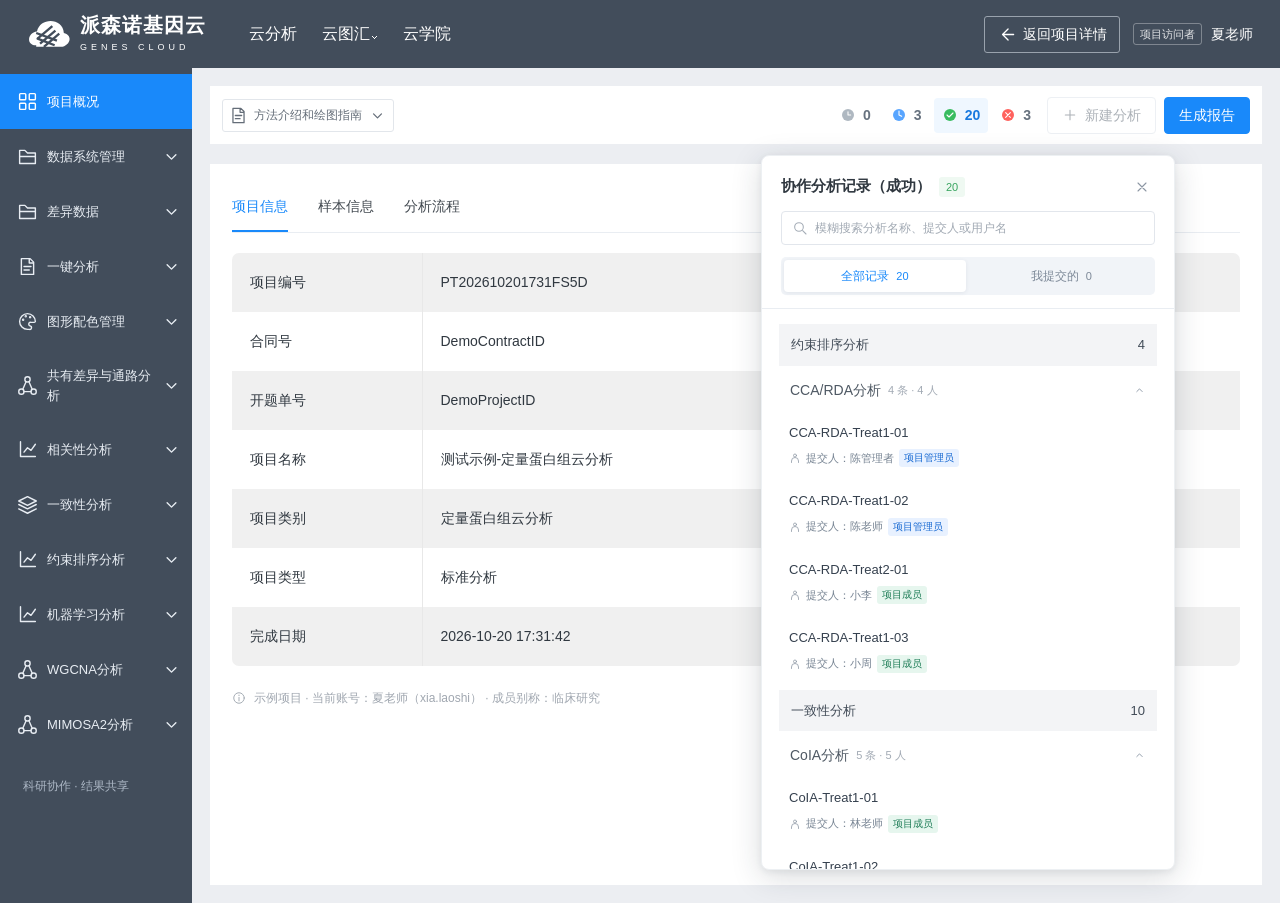
<file: collaboration-analysis.html>
<!doctype html>
<html lang="zh-CN">
<head>
  <meta charset="utf-8">
  <meta name="viewport" content="width=device-width, initial-scale=1">
  <meta name="color-scheme" content="light">
  <title>项目协作 · 派森诺基因云平台</title>
  <meta name="description" content="派森诺科研课题组管理：管理项目、课题组与成员，体验单项目和批量项目协作。">
  <meta name="theme-color" content="#1989fa">
  <link rel="icon" href="data:image/svg+xml,%3Csvg xmlns='http://www.w3.org/2000/svg' viewBox='0 0 64 64'%3E%3Crect width='64' height='64' rx='18' fill='%231989fa'/%3E%3Cpath d='M22 17h12a10 10 0 0 1 0 20H22m0-20v31m0-20h12' fill='none' stroke='white' stroke-width='5' stroke-linecap='round'/%3E%3C/svg%3E">
  <style>
/* 派森诺科研协作空间 · 统一视觉样式 */
:root{--ink:#232c37;--text:#45494e;--muted:#8e9195;--blue:#204473;--blue2:#193861;--teal:#204473;--pale:#edeff1;--line:#e8e9eb;--bg:#f6f6f6;--white:#fff;--error:#cd5e5c;--shadow:0 4px 18px #262f3b05;--radius:12px}
*{box-sizing:border-box}body{margin:0;background:var(--bg);color:var(--ink);font:14px/1.6 -apple-system,BlinkMacSystemFont,"PingFang SC","Microsoft YaHei",sans-serif;-webkit-font-smoothing:antialiased}button,input,select{font:inherit}button,a,input,select{-webkit-tap-highlight-color:transparent}button{cursor:pointer;border:0}button:disabled{cursor:not-allowed;opacity:.45}a{color:inherit;text-decoration:none}button,input,select,a{outline-offset:4px}button:focus-visible,a:focus-visible{outline:2px solid #53729a}input:focus,select:focus{outline:none;border-color:#768ba7!important;box-shadow:0 0 0 3px #20447310}button{transition:background .16s,color .16s,border-color .16s,box-shadow .16s}h1,h2,h3,p{margin:0}svg{display:block}.icon{width:19px;height:19px;flex-shrink:0}input[type=checkbox],input[type=radio]{width:16px;height:16px;accent-color:var(--blue);cursor:pointer}::selection{background:#d1dae5}.app-shell{display:grid;grid-template-columns:222px minmax(0,1fr);min-height:100vh}
.sidebar{position:sticky;top:0;display:flex;flex-direction:column;height:100vh;background:#fff;border-right:1px solid var(--line);padding:0 17px;z-index:3}.brand{display:flex;align-items:center;gap:10px;height:93px;padding-left:10px}.brand-symbol{display:grid;place-items:center;width:39px;height:40px;color:#fff;background:var(--blue);border-radius:11px}.brand-symbol svg{width:28px;height:28px}.brand strong{font-size:24px;letter-spacing:1.5px;line-height:1.15;display:block;font-weight:750}.brand-dot{color:var(--blue)}.brand small{display:block;font-size:10px;color:var(--muted);letter-spacing:3px;margin-top:4px}.workspace-label{display:flex;align-items:center;gap:10px;padding:13px 11px;background:#f7f7f7;border:1px solid var(--line);border-radius:8px;margin:9px 0 28px;font-size:12px;font-weight:650}.workspace-label small{display:block;font-size:10px;color:var(--muted);font-weight:400;margin-top:1px}.workspace-logo{background:white;padding:7px;border:1px solid var(--line);border-radius:7px;color:var(--blue)}.workspace-logo .icon{width:17px;height:17px}.workspace-indicator{width:6px;height:6px;border-radius:50%;background:#6b82a1;margin-left:auto}.side-caption{font-size:10px;letter-spacing:1px;color:#a4a7aa;margin:0 12px 11px}.side-nav{display:grid;gap:6px}.nav-item{display:flex;align-items:center;gap:12px;height:44px;padding:0 13px;border-radius:7px;text-align:left;background:transparent;color:#7b7f83;font-size:13px;white-space:nowrap}.nav-item:hover{background:#f6f6f7;color:var(--ink)}.nav-item.active{background:#edeff1;color:var(--blue);font-weight:650}.nav-icon .icon{width:18px;height:18px}.nav-count{margin-left:auto;padding:0 6px;min-width:21px;border-radius:5px;font-size:10px;background:#dee1e5;color:#49607e}.side-bottom{margin:auto 1px 21px;background:linear-gradient(135deg,#f2f3f4,#f4f5f7);border:1px solid #e7e9eb;border-radius:10px;padding:18px 14px;position:relative;overflow:hidden}.side-note-icon{width:30px;height:30px;border-radius:9px;display:grid;place-items:center;background:#e4e7ea;color:#596c85;margin-bottom:13px}.side-note-icon .icon{width:17px;height:17px}.side-bottom strong{font-size:12px;color:#585c62}.side-bottom p{font-size:11px;color:#8d9095;margin:8px 0 17px;line-height:1.85}.side-note-badge{font-size:10px;color:#7f848b;display:flex;gap:6px;align-items:center}.side-note-badge i,.demo-badge i{width:5px;height:5px;display:inline-block;background:#71849d;border-radius:50%}.side-user{display:flex;align-items:center;gap:10px;padding:18px 8px 22px;border-top:1px solid var(--line)}.side-user strong{font-size:12px;font-weight:600}.side-user small{display:block;font-size:10px;color:var(--muted)}.user-avatar{width:33px;height:33px;border-radius:50%;display:grid;place-items:center;background:#f1e6d7;color:#9b7a55;font-size:12px;font-weight:650;flex-shrink:0}.user-online{width:6px;height:6px;border-radius:50%;background:#7c8590;margin-left:auto}
.workspace{min-width:0;display:flex;flex-direction:column}.topbar{height:67px;display:flex;align-items:center;justify-content:space-between;border-bottom:1px solid var(--line);background:#ffffffda;padding:0 35px;gap:16px}.crumb{font-size:11px;color:#8e9194}.crumb strong{font-weight:500;color:#43484e}.crumb>span{margin:0 12px;color:#c5c7c9}.header-actions{display:flex;align-items:center;gap:21px}.demo-badge{display:flex;align-items:center;gap:7px;font-size:10px;color:#909397}.identity-switch{display:flex;gap:10px;align-items:center;font-size:11px;color:#9c9ea1}.identity-switch select{height:29px;border:1px solid var(--line);border-radius:6px;font-size:11px;padding:0 8px;background:white;color:#5d6166}.header-avatar{width:29px;height:29px;font-size:11px}.page{padding:31px 35px 0;max-width:1680px;margin:0 auto;width:100%;animation:page-in .22s ease}.page-heading{display:flex;align-items:center;justify-content:space-between;gap:18px;margin-bottom:25px}.eyebrow{font-size:10px;letter-spacing:1.5px;color:#82868c;font-weight:500;margin-bottom:7px}.page-heading h1{font-size:27px;line-height:1.4;font-weight:650;letter-spacing:.3px;color:#232d3a}.page-heading p{font-size:12px;color:#96999c;margin-top:7px}.heading-actions{display:flex;align-items:center;gap:10px}.btn{display:inline-flex;align-items:center;justify-content:center;gap:7px;min-height:36px;padding:0 14px;white-space:nowrap;border:1px solid #dee0e3;border-radius:7px;background:#fff;color:#686b71;font-size:12px;font-weight:500}.btn:hover:not(:disabled){background:#f4f5f6;border-color:#c3c7cc}.btn .icon{width:15px;height:15px}.btn.primary{background:var(--blue);border-color:var(--blue);color:#fff;box-shadow:0 2px 3px #1e2f4610}.btn.primary:hover:not(:disabled){background:var(--blue2);border-color:var(--blue2);box-shadow:0 3px 8px #1e355420}.btn.small{font-size:11px;min-height:29px;padding:0 10px;border-radius:5px}.btn.quiet{background:transparent;border-color:transparent;padding:0 7px;color:#7e8286}.btn.quiet:hover:not(:disabled){background:#f1f2f4;color:var(--blue)}.btn.text-primary{color:var(--blue);font-weight:550}.btn.danger{background:#fff7f6;color:#c26962;border-color:#f0dcd8}.btn.danger:hover:not(:disabled){background:#fcecea;border-color:#e4b9b2}.btn.ghost{background:transparent}.view-icon{border:1px solid var(--line);background:#fff;width:34px;height:34px;display:grid;place-items:center;border-radius:6px;color:#8b8e93}.view-icon .icon{width:16px;height:16px}
.stats-grid{display:grid;grid-template-columns:repeat(4,minmax(0,1fr));gap:16px;margin:0 0 26px}.stat-card{position:relative;background:white;border:1px solid var(--line);border-radius:10px;padding:19px 20px 17px;box-shadow:var(--shadow);overflow:hidden}.stat-top{display:flex;justify-content:space-between;align-items:center;color:#909498;font-size:11px}.stat-icon{display:grid;place-items:center;width:30px;height:30px;border-radius:8px;background:#eff1f3;color:#7f8996}.stat-card:nth-child(2) .stat-icon{background:#edf2fa;color:#83a0c6}.stat-card:nth-child(3) .stat-icon{background:#f8f3e8;color:#c3a465}.stat-card:nth-child(4) .stat-icon{background:#f2eef8;color:#a292bd}.stat-icon .icon{width:16px;height:16px}.stat-number{font-size:29px;font-weight:600;line-height:1.3;margin:7px 0 5px;letter-spacing:-1px}.stat-number small{font-size:10px;font-weight:400;color:#a4a7aa;letter-spacing:0;margin-left:8px}.stat-desc{font-size:10px;color:#a6a9ac}.stat-desc .accent{color:#77818e;margin-right:5px}.stat-spark{position:absolute;right:20px;bottom:19px;width:58px;height:21px;opacity:.7}.surface{background:#fff;border:1px solid var(--line);border-radius:var(--radius);box-shadow:var(--shadow);overflow:hidden}.surface-top{display:flex;justify-content:space-between;align-items:center;padding:0 22px;border-bottom:1px solid var(--line);min-height:58px}.list-tabs{display:flex;gap:28px;min-height:58px}.list-tabs button{display:flex;align-items:center;gap:8px;padding:0;position:relative;background:transparent;color:#96999c;font-size:12px;border:0}.list-tabs button.active{color:var(--blue);font-weight:650}.list-tabs button.active:after{content:"";position:absolute;left:0;right:0;bottom:-1px;height:2px;background:var(--blue);border-radius:2px}.tab-count{padding:0 5px;border-radius:4px;font-size:9px;color:#9fa1a4;background:#f1f2f3;font-weight:500}.active .tab-count{color:var(--blue);background:#e9ebee}.surface-title{font-size:14px;font-weight:600}.surface-caption{font-size:10px;color:#a4a6a9}.toolbar,.list-toolbar{display:flex;align-items:center;justify-content:space-between;gap:12px;padding:18px 22px}.toolbar-right{display:flex;align-items:center;gap:10px}.search-wrap{display:flex;align-items:center;gap:8px;min-height:35px;max-width:350px;width:100%;border:1px solid #e7e8ea;border-radius:6px;background:#fbfbfc;padding:0 11px;transition:border .2s}.search-wrap:focus-within{border-color:#8d9db2}.search-wrap .icon{width:15px;height:15px;color:#9ea1a6}.search-wrap input{width:100%;min-width:0;border:0!important;background:transparent;font-size:11px;color:#4d5258;height:33px;outline:none!important;box-shadow:none!important}.search-wrap input::placeholder{color:#b0b2b5}.small-count{color:#a3a6a9;font-size:10px;white-space:nowrap}.selection-note{padding:0 22px 13px;color:#84898f;font-size:11px;display:flex;gap:10px;align-items:center}.selection-note button{background:transparent;color:var(--blue);font-size:11px}
.table-scroll{width:100%;overflow:auto}.table-shell table{width:100%;border-collapse:collapse;text-align:left;white-space:normal}.table-shell th{padding:12px 17px;font-size:10px;color:#9ca0a4;font-weight:500;background:#f9f9f9;white-space:nowrap;border-top:1px solid #f0f1f2;border-bottom:1px solid #eeeff1}.table-shell td{padding:17px;font-size:11px;color:#7e8288;border-bottom:1px solid #eeeff1;vertical-align:middle}.table-shell tbody tr:last-child td{border-bottom:0}.table-shell tbody tr{transition:background .15s}.table-shell tbody tr:hover{background:#fcfcfc}.table-shell tbody tr.selected{background:#f4f5f6}.check-cell{width:43px;text-align:center!important;padding-left:17px!important;padding-right:4px!important}.check-cell input{width:14px;height:14px}.project-table table{min-width:950px}.project-title-cell{display:flex;align-items:center;gap:12px;min-width:250px}.project-mark{width:35px;height:39px;border-radius:7px;background:#edeef0;display:grid;place-items:center;flex-shrink:0;color:#949ba4}.project-mark .icon{width:18px;height:18px}.project-mark.lavender{background:#f0edf6;color:#aaa0c1}.project-mark.sand{background:#f9f3e9;color:#c5ad7d}.project-mark.blue{background:#eaf1f6;color:#88a6bd}.project-name{display:block;font-size:11px;font-weight:550;color:#4c5158;text-align:left;background:transparent;padding:0;max-width:290px;line-height:1.7}.project-name:hover{color:var(--blue)}.project-code{display:block;font-size:9px;letter-spacing:.25px;color:#a6a9ac;margin-top:3px;font-variant-numeric:tabular-nums}.project-meta{white-space:nowrap;font-size:10px;color:#a5a8ab}.project-meta small{display:block;font-size:9px;color:#b6b8bb;margin-top:3px}.category-tag{display:inline-block;padding:3px 7px;background:#f2f3f5;color:#8a9097;border:1px solid #e8eaec;border-radius:4px;font-size:9px;white-space:nowrap}.date-cell{white-space:nowrap;font-variant-numeric:tabular-nums;font-size:10px!important;color:#a8aaac!important}.status-chip{display:inline-flex;align-items:center;gap:5px;padding:3px 7px;border-radius:4px;background:#f0f1f3;font-size:9px;color:#7b8491;white-space:nowrap}.status-chip:before{content:"";width:4px;height:4px;border-radius:50%;background:#89919c}.table-actions{display:flex;gap:3px;align-items:center;justify-content:flex-end;white-space:nowrap}.table-actions .primary{background:#edeff1;border-color:#e4e7ea;color:#566c8a;box-shadow:none;font-size:10px}.table-actions .primary:hover:not(:disabled){background:#e3e6e9;border-color:#c0cad7;color:#405674}.table-actions .btn.quiet{font-size:10px}.table-actions .danger{color:#c07870;background:transparent;border-color:transparent}.table-footer{display:flex;justify-content:space-between;align-items:center;padding:15px 22px;border-top:1px solid var(--line);font-size:10px;color:#a6a9ac;gap:12px}.page-info{display:flex;gap:7px;align-items:center}.page-chip{display:grid;place-items:center;width:25px;height:25px;border:1px solid #e2e4e6;background:#f2f3f4;color:#7c8590;border-radius:5px}.table-footer button{background:#f7f7f8;color:#b7b9bc;width:25px;height:25px;border-radius:5px}.list-foot{display:flex;align-items:center;gap:7px;color:#a7aaad;font-size:10px;padding-top:16px}.list-foot .icon{width:13px;height:13px}.workspace-footer{display:flex;justify-content:space-between;gap:10px;margin:auto 35px 0;padding:30px 0 23px;font-size:9px;color:#afb1b4}.empty-cell{text-align:center;padding:55px!important;color:#a0a2a5!important}.empty-icon{display:grid;place-items:center;margin:0 auto 12px;border-radius:13px;background:#f2f3f4;color:#9399a1;width:48px;height:48px}.empty-cell strong{display:block;font-size:13px;color:#72777d;font-weight:500}.empty-cell p{margin-top:6px;font-size:11px}.empty-cell .btn{margin-top:18px}
.avatar{display:grid;place-items:center;width:34px;height:34px;flex-shrink:0;border-radius:50%;font-size:12px;color:#808791;background:#eaecee}.avatar.lavender{background:#efeaf5;color:#a493b9}.avatar.sand{background:#f6eee1;color:#b6a177}.avatar.blue{background:#e8eff7;color:#8ca6bd}.avatar.coral{background:#f9eae4;color:#c6a295}.member-cell{display:flex;align-items:center;gap:11px}.member-name{font-size:12px;color:#53585e;font-weight:550}.member-note{font-size:10px;display:block;color:#a5a8ab;margin-top:3px}.role-pill{display:inline-flex;align-items:center;gap:5px;border-radius:5px;padding:4px 8px;font-size:10px;background:#f0f1f2;color:#7c838c}.role-pill .icon{width:12px;height:12px}.role-pill.admin{background:#eaf0f8;color:#7f9dbb}.role-pill.visitor{background:#f6f1e7;color:#b49f74}.role-pill.owner{background:#eceef0;color:#677c97}.support-tag{display:inline-flex;padding:2px 5px;margin-left:5px;font-size:8px;background:#ecf2f9;color:#8b9db7;border-radius:4px;font-weight:400;white-space:nowrap}.roster{display:flex;align-items:center;flex-wrap:wrap;gap:7px}.roster-item{display:inline-flex;align-items:center;gap:5px;font-size:10px;color:#898c91;background:#f8f8f9;border:1px solid #ecedef;border-radius:5px;padding:4px 7px}.roster-item .avatar{width:19px;height:19px;font-size:8px}.roster-item .support-tag{display:none}.roster-empty,.more-count{font-size:10px;color:#a3a7ab}.group-chip{display:inline-flex;font-size:10px;color:#818891;background:#f0f2f4;padding:4px 8px;border-radius:4px;margin:3px 5px 3px 0}.group-table table{min-width:850px}.group-cell{display:flex;gap:12px;align-items:center;min-width:190px}.group-cell strong{font-size:12px;color:#595e64;font-weight:550}.group-cell small{display:block;font-size:10px;color:#afb1b3;margin-top:3px}.group-emblem{width:38px;height:38px;border:1px solid #e4e7ea;background:#eff1f3;display:grid;place-items:center;border-radius:9px;color:#838d9a}.group-emblem .icon{width:18px;height:18px}.group-table td{padding-top:23px;padding-bottom:23px}.group-actions{flex-wrap:wrap;gap:5px}.group-actions .support-state{color:#9fa2a6;font-size:9px;padding:0 7px}.info-banner{display:flex;gap:12px;align-items:center;background:#f0f1f3;border:1px solid #e4e6e9;border-radius:9px;padding:14px 18px;margin-bottom:22px}.info-banner>.icon{color:#8d939b;width:18px;height:18px}.info-banner h2{font-size:11px;color:#7a8088;font-weight:550}.info-banner p{font-size:10px;color:#9a9fa5;margin-top:2px}.info-banner .btn{margin-left:auto}.directory-table table{min-width:680px}.directory-table th,.directory-table td{padding-left:25px;padding-right:25px}.directory-table td{height:86px}.directory-table .member-account-stack{display:flex;flex-direction:column;gap:6px;min-width:180px}.directory-table .member-account-line{display:grid;grid-template-columns:48px minmax(0,1fr);gap:6px;align-items:baseline;font-size:11px;line-height:1.35}.directory-table .member-account-line>span:first-child{color:#8a9099}.directory-table .member-account-line>span:last-child{color:#303133;overflow-wrap:anywhere}.directory-table .member-account-line>span:last-child.empty{color:#a3a7ab}.fixed{color:#aeb0b3;font-size:10px}
.back-link{display:inline-flex;align-items:center;gap:5px;background:transparent;color:#91959b;font-size:11px;padding:0;margin-bottom:18px}.back-link .icon{width:13px;height:13px}.detail-card{display:flex;justify-content:space-between;gap:20px;align-items:center;padding:24px;margin-bottom:22px}.detail-title{display:flex;align-items:center;gap:15px}.detail-title h1{font-size:21px;font-weight:600}.detail-title p{color:#9ea2a6;font-size:10px;margin-top:5px}.detail-meta{display:grid;grid-template-columns:repeat(4,1fr);gap:15px;padding:0 24px 22px;margin-top:-8px}.detail-meta span{font-size:10px;color:#a6a9ac}.detail-meta strong{display:block;font-size:11px;color:#767a80;font-weight:400;margin-top:4px}.detail-header{margin-bottom:24px}.detail-header .detail-card{margin:0;border:0;box-shadow:none}.detail-header .project-mark{width:47px;height:49px}.detail-tabs{display:flex;gap:26px;border-top:1px solid var(--line);padding:0 24px}.detail-tabs button{padding:15px 0;background:transparent;color:#a1a4a7;font-size:12px;border-bottom:2px solid transparent}.detail-tabs button.active{color:var(--blue);border-bottom-color:var(--blue)}.section-header{display:flex;align-items:center;justify-content:space-between;padding:19px 23px 0;gap:15px}.section-header h2{font-size:14px;font-weight:550}.section-header p{font-size:10px;color:#a5a8ab;margin-top:3px}.section-actions{display:flex;gap:8px}.summary-panels{display:grid;grid-template-columns:1.5fr 1fr;gap:20px}.summary-panel{padding:25px}.summary-panel h2{font-size:14px;font-weight:550;margin-bottom:19px}.progress-row{display:flex;justify-content:space-between;align-items:center;margin-bottom:14px;font-size:11px;color:#898e94}.progress-track{height:6px;border-radius:3px;background:#edeef0;overflow:hidden;margin-top:6px}.progress-track i{display:block;height:100%;background:#8798ae;border-radius:3px}.progress-track.blue i{background:#9bb0c6}.progress-track.sand i{background:#c8b58c}.overview-list{display:grid;gap:13px}.overview-item{display:flex;gap:10px;align-items:center;font-size:11px;color:#7c8289}.overview-item .icon{width:17px;height:17px;color:#a2a7ad}.overview-item small{margin-left:auto;color:#a9acaf}.data-grid{display:grid;grid-template-columns:repeat(3,1fr);gap:17px}.data-card{padding:24px}.data-card .icon{color:#959ba2;margin-bottom:18px;width:27px;height:27px}.data-card h3{font-size:14px;font-weight:550;margin-bottom:6px}.data-card p{font-size:11px;color:#a3a7ab;min-height:34px;margin-bottom:20px}.download-toggle{display:flex;gap:8px;align-items:center;font-size:11px;color:#93969a}.detail-permission{display:flex;justify-content:space-between;padding:18px 23px;border-top:1px solid var(--line);gap:12px;flex-wrap:wrap;font-size:10px;color:#a4a7ab}
.modal-root[hidden],.account-tip[hidden]{display:none}.modal-root{position:fixed;inset:0;z-index:20;background:#1d242e5c;backdrop-filter:blur(4px);display:grid;place-items:center;padding:24px;animation:fade-in .15s ease}.modal{width:min(490px,100%);max-height:calc(100dvh - 48px);overflow:auto;border-radius:15px;background:#fff;box-shadow:0 25px 90px #1c243036;animation:modal-in .2s ease}.modal-wide{width:min(860px,100%)}.modal-head{padding:25px 27px 20px;display:flex;justify-content:space-between;align-items:flex-start;border-bottom:1px solid var(--line);gap:15px}.modal-head h2{font-size:19px;font-weight:600;margin:0 0 5px;color:#343e4a}.modal-head p{font-size:11px;color:#9ea2a6;line-height:1.8}.modal-close,.chip-close{display:grid;place-items:center;background:#f4f5f7;border-radius:6px;color:#a4a7ab;width:27px;height:27px;flex-shrink:0;font-size:20px;line-height:1}.modal-close:hover,.chip-close:hover{background:#e9ebee;color:#717a85}.modal-body{padding:24px 27px}.modal-foot{position:sticky;bottom:0;padding:17px 27px;display:flex;justify-content:flex-end;gap:9px;background:#fff;border-top:1px solid var(--line);z-index:1}.modal-foot .btn{min-height:37px}.field{display:block;margin-bottom:19px}.field-label{display:block;color:#7a7f85;font-size:11px;font-weight:550;margin-bottom:7px}.field input,.field select,.picker-right select{width:100%;height:39px;border:1px solid #dfe2e5;border-radius:7px;background:#fff;padding:0 11px;font-size:12px;color:#6a6f75}.field input::placeholder{color:#b4b7ba;font-size:11px}.field-error{display:none;margin-top:5px;color:var(--error);font-size:10px}.field.invalid .field-error{display:block}.field.invalid input{border-color:#dca39a}.inline-error{border:1px solid #f0ded7;background:#fff6f1;padding:10px 12px;border-radius:6px;font-size:11px;color:#be8c7b;margin:12px 0}.demo-example{color:#a4a8ae;font-size:10px;margin-top:14px}.autofill-tag{font-size:9px;padding:2px 5px;background:#edeff1;color:#87909b;border-radius:3px;margin-left:5px}.account-preview,.verify-success{display:flex;align-items:center;gap:10px;background:#f0f2f4;border:1px solid #e1e4e7;border-radius:8px;padding:12px;margin-bottom:17px}.account-preview strong,.verify-success strong{display:block;font-size:12px;font-weight:550;color:#747c87}.account-preview small,.verify-success span{display:block;font-size:10px;color:#969ca4;margin-top:3px}.account-preview>span:last-child,.verify-success .checkmark{margin-left:auto;white-space:nowrap;font-size:9px;color:#858e9a}.verify-success .avatar{width:31px;height:31px}.role-choices{display:grid;gap:10px}.role-option{display:flex;align-items:center;gap:11px;border:1px solid #e3e6e9;border-radius:8px;padding:13px;cursor:pointer}.role-option:has(input:checked){border-color:#91a1b5;background:#f3f4f5}.role-option .role-icon{display:grid;place-items:center;width:32px;height:32px;border-radius:7px;background:#e9ebee;color:#878f9a}.role-option .role-icon .icon{width:17px;height:17px}.role-option strong{font-size:12px;font-weight:550;color:#767d87;display:block}.role-option small{font-size:10px;color:#9fa4ab;display:block;margin-top:2px}.verify-hint,.fixed-admin-role{padding:12px;background:#f4f5f6;border:1px solid #e2e5e9;border-radius:7px;font-size:11px;color:#8e949b}.confirm-warning{padding:12px;font-size:11px;background:#fcf6ec;color:#b49b70;border:1px solid #f0e7d2;border-radius:7px;margin-top:16px}.account-tip{position:fixed;z-index:30;left:50%;transform:translateX(-50%);width:min(490px,calc(100vw - 40px));display:flex;align-items:flex-start;gap:10px;background:white;padding:15px 20px;box-shadow:0 8px 40px #2733422b;border-radius:12px;color:#878e97;font-size:12px;border:1px solid #e3e6e9}.account-tip-icon{color:var(--blue);padding-top:2px}.account-tip-icon .icon{width:17px;height:17px}.collab-context{display:flex;justify-content:space-between;align-items:center;background:#f0f1f3;border:1px solid #e2e5e8;border-radius:7px;padding:12px 14px;color:#8f97a1;font-size:11px;margin-bottom:17px;gap:8px}.collab-context b{color:#717b89}.picker-layout{display:grid;grid-template-columns:1fr 1.15fr;gap:16px}.picker-block{background:#f9fafb;border:1px solid #e2e5e9;border-radius:9px;padding:15px}.picker-block h3{color:#7b828b;font-size:12px;font-weight:550;margin-bottom:12px}.check-list{display:grid;gap:7px;max-height:224px;overflow:auto}.check-item{display:flex;align-items:center;gap:9px;padding:11px;border:1px solid #e5e8eb;background:#fff;border-radius:7px;min-width:0}.check-item:has(input:checked){border-color:#9eaec3;background:#f3f4f6}.check-item input{width:14px;height:14px;flex-shrink:0}.check-main{flex:1;min-width:0}.check-main strong{display:block;font-size:11px;font-weight:550;color:#7f858e}.check-main small{display:block;font-size:9px;color:#a6abb1;margin-top:3px;white-space:nowrap;overflow:hidden;text-overflow:ellipsis}.picker-tools{display:flex;align-items:center;justify-content:space-between;gap:6px;margin-bottom:10px;font-size:10px;color:#9fa5ac}.picker-tools .btn{font-size:10px;min-height:23px}.current-members{margin-top:16px}.current-members .check-list{grid-template-columns:1fr 1fr;max-height:175px}.current-members .check-main{min-width:0}.picker-note{font-size:9px;color:#a1a7ae}.owner-tag{font-size:9px;color:#929aa5}.member-picker{display:grid;grid-template-columns:1fr auto;gap:11px;align-items:end;margin-bottom:18px}.picker-select{margin:0}.picker-buttons{display:flex;gap:7px}.picker-buttons .btn{min-height:39px;font-size:10px}.selected-picker{background:#f9f9fa;border:1px solid #e2e5e8;border-radius:9px;padding:14px}.picker-title{font-size:11px;color:#838b95;margin-bottom:10px}.picker-title b{margin-left:6px;font-weight:550;color:#717c8a}.picker-member{display:flex;justify-content:space-between;gap:8px;align-items:center;padding:10px;background:#fff;border:1px solid #e2e5e9;border-radius:6px;margin-bottom:7px}.picker-member small{font-size:10px;color:#9fa4ab}.picker-right{display:flex;gap:8px;align-items:center}.picker-right select{width:90px;height:30px;font-size:10px}.picker-empty{padding:24px 10px;color:#a2a7ae;border:1px dashed #cfd8e3;border-radius:6px;text-align:center;font-size:11px}.project-picker{margin-bottom:16px}.project-list-picker{max-height:165px}.picker-summary{font-size:10px;color:#989ea7;margin-top:10px}.toast{position:fixed;z-index:50;left:50%;bottom:27px;transform:translate(-50%,10px);opacity:0;pointer-events:none;background:#2c3848;box-shadow:0 4px 20px #232e3d28;color:#fff;border-radius:9px;padding:12px 20px;font-size:12px;transition:opacity .18s,transform .18s}.toast.show{opacity:1;transform:translate(-50%,0)}
@keyframes page-in{from{opacity:.5;transform:translateY(5px)}to{opacity:1;transform:none}}@keyframes fade-in{from{opacity:0}to{opacity:1}}@keyframes modal-in{from{transform:translateY(9px);opacity:.5}to{transform:none;opacity:1}}
@media(min-width:1600px){.page{padding-top:40px}.stat-card{padding:23px}.table-shell td{padding-top:21px;padding-bottom:21px}}
@media(max-width:1180px){.app-shell{grid-template-columns:197px minmax(0,1fr)}.page{padding:27px 25px 0}.topbar{padding:0 25px}.workspace-footer{margin-left:25px;margin-right:25px}.stat-card{padding:15px}.stats-grid{gap:12px}.header-actions{gap:13px}.side-bottom strong{font-size:11px}.table-actions{gap:1px}.surface-caption{display:none}.group-actions{justify-content:flex-start}}
@media(max-width:900px){.app-shell{grid-template-columns:170px minmax(0,1fr)}.sidebar{padding:0 11px}.brand{padding-left:4px}.brand strong{font-size:22px}.brand-symbol{width:33px;height:35px}.workspace-label{padding:10px 7px;gap:7px;font-size:11px}.workspace-logo{padding:5px}.nav-item{font-size:12px;padding:0 9px;gap:9px}.side-bottom{padding:13px 10px}.side-bottom strong{font-size:10px}.stats-grid{gap:10px;grid-template-columns:repeat(2,1fr)}.stat-card{padding:15px 18px}.stat-number{font-size:26px}.stat-top{font-size:11px}.page-heading h1{font-size:24px}.page-heading{align-items:flex-start}.page-heading p{max-width:300px;font-size:11px}.summary-panels{grid-template-columns:1fr}.data-grid{grid-template-columns:1fr}.demo-badge{display:none}.list-tabs{gap:18px}.list-tabs button{font-size:11px}.surface-top,.toolbar,.list-toolbar{padding-left:17px;padding-right:17px}.detail-meta{grid-template-columns:repeat(2,1fr)}.header-actions{gap:10px}.current-members .check-list{grid-template-columns:1fr}}
@media(max-width:640px){.app-shell{display:block}.sidebar{position:static;height:auto;padding:0 15px;border-right:0;border-bottom:1px solid var(--line)}.brand{height:62px;padding-left:1px}.brand strong{font-size:21px}.brand small{font-size:9px;letter-spacing:2px}.brand-symbol{width:31px;height:33px;border-radius:8px}.workspace-label,.side-caption,.side-bottom,.side-user{display:none}.side-nav{display:flex;gap:5px;padding:0 0 10px;overflow:auto}.nav-item{padding:0 10px;font-size:11px;height:35px;gap:6px;flex-shrink:0}.nav-icon .icon{width:14px;height:14px}.nav-count{font-size:8px;padding:0 4px;min-width:16px}.topbar{height:49px;padding:0 17px}.crumb{font-size:9px}.crumb>span{margin:0 7px}.identity-switch>span,.header-avatar{display:none}.identity-switch select{font-size:10px;height:27px}.page{padding:23px 16px 0}.page-heading{margin-bottom:20px;gap:10px}.page-heading h1{font-size:23px}.page-heading p{font-size:10px;margin-top:5px;max-width:215px}.eyebrow{font-size:9px}.heading-actions{padding-top:18px}.heading-actions .btn{font-size:10px;min-height:33px;padding:0 10px}.heading-actions .btn.ghost{display:none}.stat-card{padding:13px}.stat-top{font-size:10px}.stat-number{font-size:25px;margin-top:6px}.stat-desc{font-size:9px}.stat-spark{width:40px;right:13px}.stats-grid{gap:10px;margin-bottom:18px}.surface{border-radius:9px}.surface-top{padding:0 13px;min-height:53px}.list-tabs{gap:19px;min-height:53px}.tab-count{font-size:8px}.list-tabs button{font-size:11px}.toolbar,.list-toolbar{padding:13px;flex-wrap:wrap}.search-wrap{flex:1;max-width:none;min-width:150px}.search-wrap input{font-size:10px}.toolbar-right{gap:6px}.toolbar-right .btn{font-size:10px;padding:0 9px;min-height:33px}.toolbar-right .small-count{display:none}.table-footer{padding:13px;font-size:9px}.workspace-footer{margin-left:16px;margin-right:16px;padding-top:24px;font-size:8px}.workspace-footer span:last-child{max-width:140px;text-align:right}.info-banner{padding:12px}.info-banner h2{font-size:10px}.info-banner p{font-size:9px}.list-foot{font-size:9px}.modal-root{padding:12px}.modal{max-height:calc(100dvh - 24px);border-radius:12px}.modal-head{padding:20px}.modal-head h2{font-size:17px}.modal-body{padding:19px}.modal-foot{padding:14px 19px}.picker-layout,.member-picker{grid-template-columns:1fr}.picker-block{padding:12px}.picker-buttons .btn{min-height:34px}.check-list{max-height:160px}.detail-title h1{font-size:16px}.detail-title .project-mark{display:none}.detail-card{padding:20px}.detail-meta{padding:0 20px 20px}.section-header{padding:18px 15px 0}.section-header h2{font-size:12px}.detail-permission{padding:16px}.current-members .check-list{max-height:150px}.toast{max-width:calc(100vw - 30px);width:max-content;font-size:11px}}
@media(prefers-reduced-motion:reduce){*,*:before,*:after{animation:none!important;transition:none!important;scroll-behavior:auto!important}}
@media(min-width:641px){.detail-meta.basic-meta{grid-template-columns:repeat(3,minmax(0,1fr))}}
/* 提升信息密度与文字对比，便于长时间查看项目 */
.stat-top{color:#767a80;font-size:12px}.stat-desc{color:#898d92;font-size:10px}.stat-desc .accent{color:#6b7582}.stat-number{color:#2c3848}.surface-caption{color:#8c9096}.page-heading p{color:#85888d}.eyebrow{color:#80858c}.table-shell th{color:#82868c;font-size:11px}.table-shell td{color:#75797f;font-size:12px}.project-name{color:#434950;font-size:12px;font-weight:550}.project-code{color:#919499;font-size:10px}.project-meta{color:#909398}.project-meta small{color:#a0a3a7}.date-cell{color:#909398!important;font-size:11px!important}.category-tag{color:#79818b;font-size:10px}.status-chip{color:#6d7784;font-size:10px}.table-actions .btn.quiet{font-size:11px}.table-actions .primary{font-size:11px}.small-count{color:#888c92;font-size:11px}.table-footer{color:#8f9398}.member-name,.group-cell strong{color:#464c54;font-size:13px}.member-note{color:#909398;font-size:11px}.roster-item{color:#6c727a;font-size:11px}.group-chip{color:#6c737c;font-size:11px}.list-tabs button{font-size:13px}.search-wrap input{font-size:12px}.search-wrap input::placeholder{color:#9fa2a6}.field-label{color:#666c73;font-size:12px}.field input,.field select{color:#4d535a;font-size:13px}.modal-head p{color:#878b91;font-size:12px}.check-main strong{color:#636a73;font-size:12px}.check-main small{color:#888e95;font-size:10px}.picker-block h3{color:#646d78;font-size:13px}.picker-tools{color:#818993;font-size:11px}.role-option strong{color:#56667a}.role-option small{color:#7e8691}.picker-note{color:#878d96}.info-banner h2{color:#69707a;font-size:12px}.info-banner p{color:#8a9098;font-size:11px}.table-actions .danger{color:#b56560}.list-foot{color:#96999f}.group-actions .support-state{color:#91959b}.project-table tbody td{padding-top:16px;padding-bottom:16px}
@media(max-width:640px){.stat-top{font-size:10px}.stat-desc{font-size:9px}.list-tabs button{font-size:11px}.search-wrap input{font-size:10px}.small-count{font-size:10px}.info-banner h2{font-size:10px}.info-banner p{font-size:9px}.project-name{font-size:12px}.table-footer{font-size:9px}}
/* 项目列表目录及二级菜单 */
.project-nav-group{display:grid;gap:3px}.project-menu-button{width:100%}.project-menu-button.directory-active{color:var(--blue);font-weight:600}.nav-menu-chevron{font-size:13px;color:#989da3;margin-left:3px;transition:transform .15s}.project-menu-button[aria-expanded=false] .nav-menu-chevron{transform:rotate(180deg)}.nav-submenu{display:grid;gap:4px;padding-left:18px;margin:1px 0 9px;border-left:1px solid #eaebec;margin-left:21px}.nav-submenu[hidden]{display:none}.nav-sub-item{height:36px;font-size:12px;padding-left:10px;gap:9px}.nav-sub-dot{width:4px;height:4px;border-radius:50%;background:#b7babe}.nav-sub-item.active .nav-sub-dot{background:var(--blue)}
/* 按参考页面完整展示项目字段 */
.reference-project-table table{min-width:1380px;table-layout:fixed}.reference-project-table .check-cell{width:38px}.ticket-column{width:152px}.contract-column{width:135px}.code-column{width:214px}.name-column{width:215px}.category-column{width:185px}.created-column{width:174px}.status-column{width:82px}.reference-project-table th,.reference-project-table td{padding-left:13px;padding-right:13px}.reference-project-table th{color:#6c7177;font-size:12px}.reference-project-table td{padding-top:20px;padding-bottom:20px;color:#55595f}.ticket-cell{display:flex;align-items:center;gap:9px;white-space:nowrap}.ticket-link{padding:0;background:transparent;color:var(--blue);font-size:12px}.ticket-link:hover{text-decoration:underline}.copy-ticket{display:grid;place-items:center;width:23px;height:25px;border-radius:4px;background:transparent;color:#828b97;padding:3px;flex-shrink:0}.copy-ticket:hover{background:#edeff1;color:var(--blue)}.copy-ticket .icon{width:13px;height:13px}.contract-value{font-variant-numeric:tabular-nums;font-size:12px}.platform-code{font-size:11px;white-space:nowrap;font-variant-numeric:tabular-nums;color:#5a5f66;letter-spacing:-.2px}.project-demo-tag{margin-left:5px;display:inline-block;font-size:9px;line-height:1.5;vertical-align:1px;background:#edeef0;color:#727b87;padding:0 4px;border-radius:3px}.reference-project-name{font-size:12px;line-height:1.8;color:#474d55;text-align:left;background:transparent;padding:0;overflow-wrap:anywhere}.reference-project-name:hover{color:var(--blue)}.reference-category{line-height:1.8}.reference-created{font-size:11px!important;white-space:nowrap;font-variant-numeric:tabular-nums}.reference-status{font-size:12px;color:#6b727c;white-space:nowrap}.project-actions-column{position:sticky;right:0;width:175px;background:#fff;box-shadow:-8px 0 12px -12px #27324055;z-index:2}.reference-project-table thead .project-actions-column{background:#f9f9f9;z-index:3}.reference-project-table tr.selected .project-actions-column{background:#f4f5f6}.reference-project-table tr:hover .project-actions-column{background:#fcfcfc}.reference-project-table .project-actions-column .table-actions{gap:7px;justify-content:center}.project-reference-note{display:flex;align-items:flex-start;gap:7px;background:#f2f3f4;color:#83888e;border:1px solid #e4e6e8;border-radius:6px;margin:0 22px 15px;padding:10px 12px;font-size:11px}.project-reference-note .icon{width:14px;height:14px;margin-top:2px}
/* 在同一份名单中添加或移除协作成员 */
.inline-collab-members{max-height:345px}.inline-member-hint{font-size:10px;color:#858c95;margin:0 0 12px;line-height:1.7}.inline-member-row{align-items:center;padding:10px;gap:8px}.inline-member-choice{display:flex;align-items:center;gap:9px;flex:1;min-width:0;cursor:pointer}.inline-member-choice>.avatar{width:29px;height:29px;font-size:11px}.inline-member-actions{display:flex;flex-direction:column;align-items:flex-end;gap:2px;min-width:44px}.member-selection-state{font-size:9px;color:#9198a2;white-space:nowrap}.member-selection-state.removed{color:#bc8174}.inline-member-row.pending-removal{background:#fff8f4;border-color:#eddcd4}.inline-member-row.pending-removal .check-main strong{color:#ad998b}.inline-member-row .btn{min-height:24px;font-size:10px;padding:0 6px}.inline-collab-summary{display:flex;justify-content:space-between;gap:10px;font-size:10px;color:#989ea6;padding-top:17px;flex-wrap:wrap}.inline-collab-summary b{font-weight:600;color:var(--blue)}.pending-count{color:#b78170}
@media(max-width:640px){.project-nav-group{display:flex;gap:7px;align-items:flex-start}.project-menu-button{width:auto;flex-shrink:0}.nav-submenu{display:flex;gap:4px;align-items:center;padding:0 0 0 7px;margin:0;border-left:1px solid var(--line)}.nav-sub-item{font-size:11px;height:35px;padding:0 8px;gap:5px}.nav-menu-chevron{font-size:11px}.project-reference-note{margin:0 13px 13px;font-size:10px}.inline-collab-members{max-height:300px}.inline-collab-summary{font-size:9px}.project-actions-column{width:162px}.reference-project-table .project-actions-column .table-actions{gap:3px}}

/* 按参考界面统一为深灰蓝导航与蓝色操作色 */
:root{--ink:#303133;--text:#606266;--muted:#909399;--blue:#1989fa;--blue2:#337ecc;--teal:#1989fa;--pale:#ecf5ff;--line:#e4e7ed;--bg:#f2f3f5;--error:#f56c6c}
.sidebar{background:#414b57;border-right:0;padding:0}.brand{padding-left:25px;color:#fff}.brand-dot{color:#fff}.brand small{color:#c4cbd4}.brand-symbol{background:#fff;color:#414b57}.workspace-label{margin:9px 17px 27px;background:#38434f;border-color:#526170;color:#fff}.workspace-label small{color:#b7c1cb}.workspace-logo{background:#485563;border-color:#657180;color:#dfe9f4}.workspace-indicator{background:#69b1ff}.side-caption{color:#b1bac4;margin-left:26px}.nav-item{color:#d4dce5;border-radius:0;padding-left:26px;height:46px}.nav-item:hover{background:#485766;color:#fff}.nav-item.active{background:#198ffa;color:#fff}.project-menu-button.directory-active{background:#38434f;color:#fff}.nav-count{color:#dce7f5;background:#5c6a79}.nav-menu-chevron{color:#b9c4cf}.nav-submenu{padding:0;margin:0 0 8px;border:0}.nav-sub-item{padding-left:49px;font-size:12px;height:40px}.nav-sub-dot{display:none}.side-bottom{margin:auto 17px 20px;background:#3a4653;border-color:#566575}.side-note-icon{background:#4a5c70;color:#a9d0ff}.side-bottom strong{color:#e2e9f1}.side-bottom p{color:#aebbc8}.side-note-badge{color:#c4d2e1}.side-note-badge i{background:#6ab2ff}.side-user{border-top-color:#566371;padding-left:25px;padding-right:25px}.side-user strong{color:#fff}.side-user small{color:#b2bdc8}.user-online{background:#69b1ff}.topbar{background:#414b57;border-color:#525e6c}.crumb{color:#c1cbd5}.crumb strong{color:#fff}.crumb>span{color:#8f9ba8}.demo-badge{color:#c0cbd6}.demo-badge i{background:#69b1ff}.identity-switch{color:#b9c4d0}.identity-switch select{background:#485665;border-color:#718090;color:#fff}.page-heading h1,.detail-title h1{color:#303133}.page-heading p,.eyebrow{color:#909399}.stat-number{color:#303133}.stat-top,.stat-desc{color:#909399}.stat-desc .accent{color:#409eff}.list-tabs button.active{color:#1989fa}.active .tab-count{color:#1989fa;background:#ecf5ff}.btn.primary{background:#1989fa;border-color:#1989fa;color:#fff}.btn.primary:hover:not(:disabled){background:#409eff;border-color:#409eff}.btn.text-primary,.table-actions .btn.text-primary,.ticket-link{color:#1989fa}.table-actions .primary{background:#ecf5ff;border-color:#b3d8ff;color:#1989fa}.table-actions .primary:hover:not(:disabled){background:#1989fa;color:#fff;border-color:#1989fa}.btn:hover:not(:disabled){background:#ecf5ff;border-color:#b3d8ff;color:#1989fa}.btn.danger,.table-actions .danger{color:#f56c6c}.btn.danger:hover:not(:disabled){background:#fef0f0;border-color:#fbc4c4;color:#f56c6c}.table-shell th,.reference-project-table th{color:#606266;background:#f7f8fa}.table-shell td,.reference-project-table td{color:#303133}.platform-code,.reference-project-name,.reference-category,.reference-status{color:#303133}.reference-project-name:hover{color:#1989fa}.project-demo-tag{background:#66b1ff;color:#fff;border-radius:1px}.project-reference-note{background:#f0f6ff;border-color:#a0cfff;color:#606266}.project-reference-note .icon{color:#1989fa}.reference-project-table tr.selected{background:#ecf5ff}.reference-project-table tr.selected .project-actions-column{background:#ecf5ff}.reference-project-table tr:hover .project-actions-column{background:#f7fbff}.member-name,.group-cell strong,.check-main strong,.modal-head h2,.role-option strong{color:#303133}.field-label,.picker-block h3{color:#606266}.modal-head p,.check-main small,.inline-member-hint,.picker-note,.picker-tools{color:#909399}.field input,.field select{color:#303133}.check-item:has(input:checked),.role-option:has(input:checked){border-color:#91caff;background:#ecf5ff}.picker-block{background:#fafbfc;border-color:#e4e7ed}.collab-context{background:#ecf5ff;border-color:#d9ecff;color:#606266}.collab-context b{color:#1989fa}.member-selection-state{color:#409eff}.inline-collab-summary b{color:#1989fa}.inline-collab-summary{color:#909399}.inline-member-row.pending-removal{background:#fef0f0;border-color:#fbc4c4}.member-selection-state.removed,.pending-count{color:#f56c6c}.inline-member-row.pending-removal .check-main strong{color:#b7a1a1}.group-chip{background:#ecf5ff;color:#409eff}.role-pill.admin,.support-tag{background:#ecf5ff;color:#409eff}.page-chip{border-color:#b3d8ff;background:#ecf5ff;color:#1989fa}.toast{background:#414b57;color:#fff}.copy-ticket{color:#409eff}.copy-ticket:hover{background:#ecf5ff;color:#1989fa}
@media(max-width:640px){.sidebar{padding:0 15px}.brand{padding-left:1px}.project-nav-group{align-items:flex-start}.project-menu-button{padding-left:10px}.nav-item{padding:0 10px;height:35px;border-radius:5px}.nav-submenu{margin:0;border-left-color:#637181}.nav-sub-item{padding:0 9px;height:35px;font-size:11px}}

/* 项目分享：明确接收用户、人数限制和取消入口 */
.share-modal{width:min(640px,100%)}.share-modal .modal-body{padding-top:20px}.share-project-card{display:flex;align-items:center;gap:12px;padding:15px 16px;background:#f7f9fc;border:1px solid #e4eaf2;border-radius:9px;min-width:0}.share-project-icon{width:38px;height:38px;display:grid;place-items:center;flex-shrink:0;background:#ecf5ff;color:#1989fa;border-radius:9px}.share-project-card>div{min-width:0;flex:1}.share-project-card strong{display:block;font-size:13px;font-weight:600;color:#303133;overflow-wrap:anywhere}.share-project-card small{display:block;margin-top:3px;font-size:10px;color:#909399;overflow-wrap:anywhere}.share-scope{flex-shrink:0;font-size:10px;color:#409eff;background:#ecf5ff;border:1px solid #d9ecff;border-radius:4px;padding:3px 6px}.share-info{display:flex;align-items:flex-start;gap:8px;color:#606266;background:#f0f7ff;border-radius:6px;padding:10px 12px;font-size:11px;line-height:1.8;margin:14px 0 22px}.share-info>.icon{color:#1989fa;width:15px;height:15px;margin-top:3px}.share-label-row{display:flex;justify-content:space-between;align-items:center;margin-bottom:9px}.required-mark{color:#f56c6c;margin-right:4px}.share-limit{font-size:11px;color:#909399}.share-limit b{font-weight:600;color:#1989fa}.share-account-control{display:flex;align-items:center;gap:8px;border:1px solid #dcdfe6;border-radius:7px;padding:4px;transition:border-color .15s}.share-account-control>span{color:#a1a8b3;margin-left:8px}.share-account-control>span>.icon{width:16px;height:16px}.share-account-control:focus-within{border-color:#1989fa}.share-account-control.invalid{border-color:#f56c6c}.share-account-control input{min-width:0;flex:1;width:100%;height:34px;border:0;padding:0 2px;background:transparent;color:#303133;font-size:12px}.share-account-control input:focus{border:0!important;box-shadow:none;outline:none}.share-account-control input::placeholder{color:#b5bac2}.share-account-control .btn{min-height:34px;padding:0 12px}.share-input-hint{font-size:10px;color:#909399;margin:7px 0 0;line-height:1.8}.share-error{font-size:11px;color:#f56c6c;margin-top:7px}.share-error[hidden]{display:none}.share-list-heading{display:flex;align-items:center;justify-content:space-between;margin:22px 0 10px}.share-list-heading h3{font-size:12px;font-weight:600;color:#606266}.share-list-heading>span{font-size:10px;color:#a0a5ad}.share-user-list{border:1px solid #e4e7ed;border-radius:8px;overflow:auto;max-height:225px}.share-user-row{display:flex;align-items:center;gap:10px;padding:12px 13px;border-bottom:1px solid #ebeef5}.share-user-row:last-child{border-bottom:0}.share-user-row>.avatar{width:30px;height:30px;font-size:11px;flex-shrink:0}.share-user-meta{flex:1;min-width:0}.share-user-meta strong{display:block;font-size:12px;font-weight:500;color:#303133}.share-user-meta>span{font-size:10px;color:#909399;overflow-wrap:anywhere}.share-user-status{font-size:10px;white-space:nowrap;color:#409eff;background:#ecf5ff;border-radius:4px;padding:2px 5px}.share-user-status.pending{background:#f5f7fa;color:#909399}.share-empty{display:flex;flex-direction:column;align-items:center;justify-content:center;gap:5px;padding:25px 16px;color:#909399;font-size:11px}.share-empty>.icon{width:26px;height:26px;color:#b8c6d8;margin-bottom:3px}.share-empty small{font-size:10px;color:#b1b5bc}.share-access-path{border-top:1px dashed #e4e7ed;margin-top:20px;padding-top:14px;display:flex;align-items:center;gap:18px}.share-access-path>span{font-size:10px;color:#909399;flex-shrink:0}.share-access-path p{font-size:11px;color:#606266}.share-access-path i{font-style:normal;margin:0 8px;color:#b1b8c2}.share-cancel-all{margin-right:auto}.share-cancel-warning{display:flex;gap:11px;background:#fff7ed;border:1px solid #ffdfb8;border-radius:8px;padding:15px;margin-top:18px;color:#ad7025}.share-cancel-warning>.icon{width:18px;height:18px;margin-top:2px}.share-cancel-warning strong{font-size:12px;line-height:1.8;font-weight:550}.share-cancel-warning p{margin-top:8px;font-size:11px;color:#a0896f;line-height:1.8}.share-cancel-users{margin-top:20px;font-size:11px;color:#909399}.share-cancel-users>div{display:flex;gap:8px;flex-wrap:wrap;margin-top:10px}.share-legacy-note{margin-top:16px;padding:10px;background:#fff7ed;color:#a87935;border-radius:6px;font-size:11px}.reference-project-table table{min-width:1450px}.reference-project-table .project-actions-column{width:242px}.readonly-project-table table{min-width:1140px}.collab-project-group{display:block;margin-top:3px;font-size:10px;color:#909399}
/* 共用分析详情：项目数据为基础，协作详情额外提供成员管理 */
.reference-detail-summary{display:grid;grid-template-columns:minmax(240px,1.5fr) repeat(3,minmax(130px,1fr)) auto;align-items:center;gap:20px;padding:27px 24px;background:#f8faff;border:1px solid #d6e4ff;border-radius:10px}.reference-detail-title{display:flex;align-items:center;gap:15px;min-width:0}.detail-project-icon{width:52px;height:58px;display:grid;place-items:center;flex-shrink:0;background:#eaf2ff;border:1px solid #d6e4ff;border-radius:15px;color:#409eff}.detail-project-icon>.icon{width:28px;height:28px}.reference-detail-title h1{font-size:17px;font-weight:600;line-height:1.7;color:#303133;overflow-wrap:anywhere}.reference-detail-status{display:inline-flex;font-size:11px;color:#409eff;background:#ecf5ff;border:1px solid #d9ecff;border-radius:20px;padding:2px 10px;margin-top:10px;white-space:nowrap}.reference-detail-summary>dl{min-width:0;margin:0;padding-left:20px;border-left:1px solid #e4eaf5}.reference-detail-summary dt{font-size:11px;color:#909399;margin-bottom:16px}.reference-detail-summary dd{font-size:12px;color:#303133;margin:0;overflow-wrap:anywhere;min-height:25px;display:flex;align-items:center}.detail-result-button{min-height:39px;padding:0 18px}.detail-download-banner{display:flex;align-items:center;justify-content:space-between;gap:14px;background:#fff9ed;border:1px solid #ffd99a;border-radius:7px;padding:12px 16px;margin:22px 0;color:#cf8a24;font-size:12px}.detail-download-banner>.btn{border-color:#f5c982;color:#d9952d;background:white}.detail-download-banner>.btn>.icon{width:17px;height:17px}.project-detail-content>.detail-tabs{border-top:0;border-bottom:1px solid #ebeef5;padding:0 24px;margin:0}.project-detail-content>.surface{border:0;border-radius:0;box-shadow:none}.project-detail-content .section-header{padding-top:22px}.detail-collab-context{display:flex;align-items:center;gap:12px;padding:15px 24px 0;font-size:10px;color:#909399}.data-toolbar{display:flex;align-items:center;gap:14px;padding:24px}.data-toolbar>.btn{border-radius:5px;min-height:35px}.data-toolbar>.btn.text-primary{border-color:#a0cfff;background:#fff}.file-demo-note{margin-left:auto;font-size:10px;color:#a3a8b0}.file-breadcrumb{display:flex;align-items:center;gap:10px;padding:0 24px 20px;font-size:12px;overflow:auto}.file-breadcrumb>button{background:transparent;padding:0;color:#606266;white-space:nowrap}.file-breadcrumb>button:hover{color:#1989fa}.file-breadcrumb>span{color:#c0c4cc}.project-file-table table{min-width:750px}.project-file-table th:first-child{width:40px}.project-file-table th:nth-child(2){width:34%}.project-file-table .empty-cell{padding-top:75px;padding-bottom:85px}.file-folder-name{display:flex;align-items:center;gap:9px;padding:0;background:transparent;color:#606266;font-size:12px}.file-folder-name>.icon{width:18px;height:18px;color:#69b1ff}.file-folder-name:hover{color:#1989fa}.file-removal-names{font-size:12px;color:#606266;margin-top:15px;overflow-wrap:anywhere}.result-preview-panel{padding:24px 0 8px;text-align:center;color:#606266}.result-preview-panel>.icon{width:38px;height:38px;color:#1989fa;margin:0 auto 14px}.result-preview-panel h3{font-size:16px;margin:12px 0;font-weight:550}.result-preview-panel p{font-size:12px;color:#909399;line-height:1.9}
@media(max-width:1200px){.reference-detail-summary{grid-template-columns:repeat(3,minmax(0,1fr));gap:22px}.reference-detail-title{grid-column:1/3}.reference-detail-summary>dl{grid-row:2;padding-left:14px}.reference-detail-summary>dl:first-of-type{border:0;padding-left:0}.detail-result-button{grid-column:3;grid-row:1;justify-self:end}}
@media(max-width:640px){.reference-project-table .project-actions-column{width:176px}.reference-project-table .project-actions-column .table-actions{flex-wrap:wrap;gap:3px;justify-content:center}.share-modal .modal-head{padding:20px 18px 16px}.share-modal .modal-body{padding:18px}.share-modal .modal-foot{padding:13px 15px;gap:7px;flex-wrap:wrap}.share-modal .modal-foot>.btn{font-size:11px;padding:0 10px}.share-project-card{padding:12px;gap:9px;flex-wrap:wrap}.share-scope{margin-left:47px}.share-access-path{align-items:flex-start;gap:10px;flex-direction:column}.share-access-path i{margin:0 6px}.share-user-row{gap:7px;padding:10px}.share-user-status{font-size:9px}.share-input-hint{font-size:10px}.reference-detail-summary{grid-template-columns:repeat(2,minmax(0,1fr));padding:18px 15px;gap:20px 12px}.reference-detail-title{grid-column:1/-1;gap:11px}.reference-detail-title h1{font-size:15px}.detail-project-icon{width:40px;height:46px;border-radius:11px}.detail-project-icon>.icon{width:23px;height:23px}.reference-detail-summary>dl{grid-row:auto;border:0;padding-left:0}.reference-detail-summary dt{font-size:10px;margin-bottom:7px}.reference-detail-summary dd{font-size:10px}.reference-detail-summary .ticket-link{font-size:10px}.detail-result-button{grid-column:auto;grid-row:auto;justify-self:start;font-size:11px;min-height:34px;padding:0 12px}.detail-download-banner{align-items:flex-start;flex-direction:column;font-size:10px;padding:12px;gap:10px;margin:16px 0}.detail-download-banner>.btn{font-size:10px;min-height:31px}.project-detail-content>.detail-tabs{padding:0 15px}.data-toolbar{padding:18px 14px;gap:8px;flex-wrap:wrap}.data-toolbar>.btn{font-size:10px;padding:0 10px;min-height:32px}.file-demo-note{width:100%;margin-left:0;font-size:9px}.file-breadcrumb{padding:0 15px 18px;font-size:10px}.detail-collab-context{padding:14px 15px 0;align-items:flex-start;flex-direction:column;gap:6px}}

/* 统一成员核验与就地建组：保留草稿，减少跨页面往返 */
.member-library-note{font-size:11px;line-height:1.9;color:#909399;margin-top:16px;padding:11px 13px;background:#f7f9fc;border-radius:6px}.group-picker-label{display:flex;align-items:center;justify-content:space-between;gap:10px;margin-bottom:9px}.group-picker-actions{display:flex;align-items:center;justify-content:flex-end;gap:6px;flex-wrap:wrap;min-width:0}.group-picker-actions .btn,.group-picker-actions .btn.text-primary{min-height:28px;padding:0 9px;border:1px solid #b3d8ff;border-radius:5px;background:#fff;color:#1989fa;font-size:11px;box-shadow:none}.group-picker-actions .btn:hover:not(:disabled){border-color:#1989fa;background:#ecf5ff;color:#1989fa}.group-picker-label .field-label{margin:0}.group-search-picker{position:relative}.group-search-control{display:flex;align-items:center;gap:8px;border:1px solid #dcdfe6;border-radius:7px;padding:0 11px;background:#fff}.group-search-control:focus-within{border-color:#1989fa;box-shadow:0 0 0 3px #1989fa0b}.group-search-control>.icon{width:16px;height:16px;color:#a3aab4}.group-search-control input{min-width:0;flex:1;width:100%;height:42px;border:0;background:transparent;color:#303133;font-size:12px}.group-search-control input:focus{outline:none;box-shadow:none}.group-picker-toggle{background:transparent;color:#909399;font-size:17px;width:25px;padding:0;flex-shrink:0}.group-member-dropdown{position:relative;margin-top:6px;border:1px solid #dcdfe6;border-radius:8px;background:#fff;box-shadow:0 6px 22px #33465c1c;overflow:hidden}.group-member-dropdown[hidden]{display:none}.group-member-options{max-height:205px;overflow:auto;padding:5px}.group-member-option{display:flex;align-items:center;gap:10px;padding:9px 10px;border-radius:5px;cursor:pointer}.group-member-option:hover{background:#f5f7fa}.group-member-option:has(input:checked){background:#ecf5ff}.group-member-option>span:nth-child(2){flex:1;min-width:0}.group-member-option strong{display:block;font-size:12px;font-weight:500;color:#303133}.group-member-option small{display:block;font-size:10px;color:#909399;overflow-wrap:anywhere}.group-picker-new{display:flex;align-items:center;gap:7px;width:100%;padding:12px 15px;border-top:1px solid #ebeef5;background:#fbfdff;color:#1989fa;font-size:12px}.group-picker-new>.icon{width:15px;height:15px}.group-add-row{display:flex;align-items:center;gap:5px;color:#909399;font-size:11px;margin:7px 0 15px}.group-member-error{font-size:11px;color:#f56c6c;margin:7px 0}.group-member-error[hidden]{display:none}.picker-title>span{margin-left:auto;font-size:10px;font-weight:400;color:#909399}.picker-heading{display:flex;justify-content:space-between;align-items:center;gap:6px;margin-bottom:16px;flex-wrap:wrap}.picker-heading h3{margin:0}.picker-heading>.btn{font-size:11px;min-height:26px;padding:0 4px}.btn.primary:hover:not(:disabled){background:#409eff;border-color:#409eff;color:#fff}
@media(max-width:640px){.group-picker-label{align-items:flex-start;gap:6px}.group-picker-actions{width:100%;justify-content:flex-end}.group-picker-actions>.btn{font-size:10px;padding:0 5px}.group-search-control input{font-size:11px}.group-member-options{max-height:180px}.picker-title>span{font-size:9px}.member-library-note{font-size:10px}.picker-heading{gap:4px}}

/* 成员库移除：确认操作、展示关联、保留平台账号 */
.directory-table .directory-actions-column{width:120px;text-align:right;white-space:nowrap}.directory-remove-modal{width:min(620px,100%)}.directory-remove-person{display:flex;align-items:center;gap:12px;padding:15px 16px;background:#f7f9fc;border:1px solid #e4e7ed;border-radius:8px}.directory-remove-person>.avatar{width:38px;height:38px;flex-shrink:0}.directory-remove-person>div{min-width:0}.directory-remove-person strong{display:block;font-size:14px;color:#303133;font-weight:600}.directory-remove-person span:not(.avatar){display:block;font-size:11px;color:#909399;margin-top:3px;overflow-wrap:anywhere}.directory-remove-description{font-size:12px;line-height:1.9;color:#606266;margin:19px 0}.directory-remove-warning{display:flex;align-items:flex-start;gap:9px;padding:12px 14px;background:#fff7ed;border:1px solid #ffe0b8;color:#ad7025;border-radius:7px;margin:17px 0}.directory-remove-warning>.icon{width:17px;height:17px;margin-top:3px}.directory-remove-warning p{font-size:12px;line-height:1.9}.directory-associations{max-height:290px;overflow:auto;overscroll-behavior:contain}.directory-association-section{border:1px solid #ebeef5;border-radius:7px;margin-top:12px;overflow:hidden}.directory-association-section h3{display:flex;gap:8px;align-items:center;padding:9px 13px;background:#f7f8fa;color:#606266;font-size:11px;font-weight:500}.directory-association-section h3>span{font-size:10px;color:#909399;background:#fff;border:1px solid #e4e7ed;border-radius:4px;padding:0 5px}.directory-association-section ul{margin:0;padding:0;list-style:none}.directory-association-section li{font-size:12px;color:#606266;padding:10px 13px;border-top:1px solid #ebeef5;overflow-wrap:anywhere}.directory-association-section li strong{display:block;font-size:12px;font-weight:400}.directory-association-section li small{display:block;font-size:10px;color:#909399;margin-top:2px}.directory-remove-modal .member-library-note{margin-top:18px}.directory-remove-modal .modal-foot .danger:not(:disabled){border-color:#fbc4c4;background:#fef0f0}.directory-remove-modal .modal-foot .danger:hover:not(:disabled){background:#fde2e2}
@media(max-width:640px){.directory-table .directory-actions-column{width:104px}.directory-remove-modal .modal-body{padding:18px}.directory-remove-person{padding:12px;gap:9px}.directory-remove-person span:not(.avatar){font-size:10px}.directory-remove-warning p,.directory-remove-description{font-size:11px}.directory-associations{max-height:240px}}

/* 统一三项账户互查，操作状态与表格主入口 */
.lookup-instruction{display:flex;align-items:flex-start;gap:8px;background:#f0f7ff;border:1px solid #d9ecff;border-radius:6px;padding:10px 12px;font-size:11px;line-height:1.8;color:#606266;margin-bottom:18px}.lookup-instruction>.icon{width:15px;height:15px;margin-top:3px;color:#1989fa}.lookup-status{font-size:11px;color:#909399;line-height:1.8;margin:8px 0 0}.lookup-conflict{color:#f56c6c;font-size:10px}.account-identity-card{align-items:flex-start}.account-identity-card>div{min-width:0;flex:1}.account-identity-card>div>span{display:block;overflow-wrap:anywhere;line-height:1.9}.account-identity-card .checkmark{flex-shrink:0;font-size:10px}.group-account-hint{font-size:10px;color:#909399;line-height:1.8;margin-top:9px}.group-member-option small{line-height:1.8}.directory-user-email{display:block;font-size:10px;color:#909399;overflow-wrap:anywhere;margin-top:3px}.share-account-match{display:flex;align-items:flex-start;gap:6px;margin-top:10px;padding:9px 11px;background:#f0f7ff;border-radius:5px;font-size:11px;color:#606266;line-height:1.9;overflow-wrap:anywhere}.share-account-match>.icon{color:#1989fa;width:15px;height:15px;margin-top:3px}.share-account-match b{font-weight:500}.share-account-match small{display:block;font-size:10px;color:#909399}.reference-project-table .project-actions-column{width:212px}.reference-project-table .project-actions-column .btn>.icon{width:13px;height:13px}.reference-project-table .project-actions-column .btn.project-action-done:not(.primary){border:1px solid #b3d8ff;background:#ecf5ff;color:#1989fa}.reference-project-table .project-actions-column .btn.primary.project-action-done{background:#1989fa;border-color:#1989fa;color:#fff}.reference-project-table .project-actions-column .btn.primary.project-action-done:hover:not(:disabled){background:#409eff;color:#fff}.toolbar-collab-action{white-space:nowrap;min-width:140px}.list-toolbar .toolbar-right{gap:14px}#accountLookupError[hidden]{display:none}#verifyForm .demo-example{overflow-wrap:anywhere}
@media(max-width:640px){.lookup-instruction{font-size:10px;padding:9px 10px}.field-label .autofill-tag{font-size:9px}.account-identity-card{gap:9px;flex-wrap:wrap}.account-identity-card .checkmark{margin-left:41px}.reference-project-table .project-actions-column{width:170px}.toolbar-collab-action{font-size:11px;min-width:128px;padding:0 10px}.list-toolbar .toolbar-right{gap:8px}.share-account-match{font-size:10px}.group-member-option small{font-size:9px}.group-account-hint{font-size:9px}}

/* 协作接收方只读：展示来源和角色，不提供成员变更操作。 */
.collab-readonly-badge{display:inline-flex;align-items:center;gap:6px;padding:5px 10px;border:1px solid #e4e7ed;border-radius:5px;background:#f7f8fa;color:#909399;font-size:11px;white-space:nowrap}.collab-readonly-badge .icon{width:14px;height:14px}.collab-sharer{color:#606266;white-space:nowrap}.detail-collab-context{flex-wrap:wrap}.collab-project-group{overflow-wrap:anywhere}

.modal-head p:empty{display:none}

/* 协作成员：标题与数量一组，大按钮集中右侧，避免操作分散。 */
.collab-members-header{display:flex;align-items:center;justify-content:space-between;gap:14px;margin-bottom:13px;min-height:46px}.collab-members-title{min-width:0}.collab-members-title h3{margin:0 0 4px}.collab-members-title>span{display:block;font-size:11px;line-height:1.6;color:#909399;white-space:nowrap}.collab-members-title b{font-weight:600;color:#1989fa}.collab-member-actions{display:flex;gap:8px;align-items:center;flex-shrink:0}.collab-member-actions .btn{height:28px;min-width:56px;padding:0 10px;font-size:11px;border-radius:5px;gap:4px}.collab-member-actions .collab-select-all{color:#1989fa;background:#ecf5ff;border-color:#b3d8ff}.collab-member-actions .collab-select-all:hover:not(:disabled){background:#d9ecff;border-color:#1989fa}.collab-member-actions .collab-clear-all{color:#606266;background:#fff;border-color:#dcdfe6}.collab-member-actions .collab-clear-all:hover:not(:disabled){color:#1989fa;border-color:#b3d8ff}.collab-members-panel>.inline-member-hint{margin:0 0 14px;line-height:1.7}.collab-members-panel .inline-collab-members{display:flex;flex-direction:column;gap:10px}.collab-members-panel .inline-member-row{margin:0;min-height:76px;padding:13px 12px}.collab-members-panel .inline-member-choice{align-items:center;gap:10px}.collab-members-panel .inline-member-actions{flex-shrink:0;min-width:52px}.collab-members-panel .inline-member-actions .btn{min-height:30px;min-width:48px;padding:0 9px}
@media(max-width:640px){.collab-members-header{gap:10px;margin-bottom:12px;min-height:48px}.collab-member-actions{gap:7px}.collab-member-actions .btn{height:32px;min-width:52px;padding:0 10px;font-size:11px}.collab-members-title>span{font-size:10px}.collab-members-panel .inline-member-row{padding:11px 10px;min-height:74px}.collab-members-panel .inline-member-choice{gap:8px}.collab-members-panel .inline-member-actions{min-width:48px}.collab-member-actions .icon{width:14px;height:14px}}

/* 原型角色预览：项目拥有者、项目管理员、技术支持与成员。 */
.role-preview-bar{position:sticky;top:0;z-index:5;display:flex;align-items:center;gap:15px;flex-wrap:wrap;padding:14px 35px;background:#fff;border-bottom:1px solid #e4e7ed;box-shadow:0 4px 12px #262f3b06}.role-preview-title{padding:6px 9px;font-size:12px;font-weight:650;color:#204473;background:#edf4fd;border-radius:999px;white-space:nowrap;flex-shrink:0}.role-preview-buttons{display:flex;gap:7px}.role-preview-buttons button{display:inline-flex;align-items:center;justify-content:center;gap:7px;min-height:38px;padding:0 16px;border:1px solid #dcdfe6;background:#fff;color:#606266;border-radius:6px;font-size:12px;white-space:nowrap}.role-preview-buttons .icon{width:15px;height:15px}.role-preview-buttons button.active{background:#1989fa;border-color:#1989fa;color:#fff;box-shadow:0 2px 5px #1989fa20}.role-preview-buttons button:hover:not(.active){border-color:#b3d8ff;background:#ecf5ff;color:#1989fa}.role-preview-caption{margin-left:auto;font-size:11px;color:#909399}.recipient-account-control{display:inline-flex;align-items:center;gap:8px;font-size:11px;color:#909399}.recipient-account-control[hidden]{display:none}.recipient-account-control select{height:34px;border:1px solid #dcdfe6;border-radius:5px;padding:0 24px 0 9px;background:#fff;color:#606266;max-width:160px}.current-role-label{padding:6px 8px;font-size:11px;color:#5a6472;background:#f4f5f7;border-radius:999px;white-space:nowrap}.collab-members-panel .inline-member-row{display:grid;grid-template-columns:minmax(0,1fr) auto;gap:9px 10px;align-items:center}.inline-member-permission{grid-column:1/-1;display:flex;align-items:center;gap:9px;padding-left:26px;font-size:10px;color:#909399}.inline-member-permission select{min-width:104px;max-width:165px;height:30px;padding:0 8px;border:1px solid #dcdfe6;border-radius:5px;background:#fff;color:#606266;font-size:11px}.inline-member-permission select:disabled{background:#f5f7fa;color:#909399;cursor:not-allowed}.fixed-role-note{font-size:9px;color:#909399}.collab-add-person{width:100%;margin-top:12px;color:#1989fa;border-color:#b3d8ff;background:#fff;min-height:38px}.collab-members-panel .inline-collab-members{max-height:355px;overflow:auto}
@media(max-width:1050px){.role-preview-caption{margin-left:0;width:100%}.role-preview-bar{gap:10px 14px}}
@media(max-width:640px){.role-preview-bar{padding:12px 16px;gap:10px}.role-preview-title{font-size:10px;flex-basis:100%}.role-preview-buttons{width:100%;gap:6px}.role-preview-buttons button{flex:1;min-height:42px;padding:0 8px;font-size:11px;gap:5px}.role-preview-buttons .icon{width:14px;height:14px}.role-preview-caption{font-size:10px;width:auto;margin-left:auto}.current-role-label{font-size:10px}.recipient-account-control{font-size:10px;gap:6px}.recipient-account-control select{height:32px;max-width:130px}.inline-member-permission{gap:7px;padding-left:23px}.inline-member-permission select{height:32px;min-width:92px;max-width:150px}.fixed-role-note{font-size:8px}.collab-project-permissions>label{font-size:11px}.collab-members-panel .inline-collab-members{max-height:380px}}

.nav-item[hidden]{display:none}.shared-detail-context{display:flex;align-items:center;gap:15px;margin:-6px 0 17px;font-size:11px;color:#606266}.shared-detail-context span{color:#909399;font-size:10px}


.demo-account-examples{margin-top:18px;padding:14px;background:#f8faff;border:1px solid #d6e4ff;border-radius:8px}
.demo-example-title{display:flex;align-items:center;gap:7px;font-size:11px;font-weight:600;color:#1989fa;margin-bottom:10px}
.demo-example-title .icon{width:14px;height:14px}
.demo-example-list{display:flex;flex-direction:column;gap:7px}
.demo-example-chip{display:flex;align-items:center;gap:9px;width:100%;padding:9px 11px;background:#fff;border:1px solid #d9e8ff;border-radius:7px;cursor:pointer;text-align:left;transition:border-color .15s,box-shadow .15s}
.demo-example-chip:hover{border-color:#1989fa;box-shadow:0 2px 8px #1989fa14}
.demo-example-chip:active{transform:scale(.98)}
.demo-example-avatar{display:grid;place-items:center;width:28px;height:28px;border-radius:50%;background:#e8f1ff;color:#1989fa;font-size:11px;font-weight:600;flex-shrink:0}
.demo-example-meta{display:flex;flex-direction:column;min-width:0}
.demo-example-meta strong{font-size:11px;font-weight:600;color:#303133}
.demo-example-meta small{font-size:9px;color:#909399;margin-top:1px}
.demo-example-hint{margin-top:10px;font-size:10px;color:#909399;line-height:1.6}

/* ── 协作弹窗成员行 · 重新设计 ── */
.collab-member-item{display:flex;align-items:center;gap:10px;padding:10px 12px;border:1px solid #e8eaed;border-radius:8px;background:#fff;transition:border-color .15s,background .15s;min-height:52px}
.collab-member-item+.collab-member-item{margin-top:8px}
.collab-member-item.is-selected{border-color:#a0cfff;background:#f6faff}
.collab-member-item.is-support{border-color:#d0d8e2;background:#f8f9fb}
.collab-member-item.pending-removal{border-color:#fbc4c4;background:#fef4f4}
.collab-member-left{display:flex;align-items:center;gap:9px;flex:1;min-width:0;cursor:pointer}
.collab-member-left input[type=checkbox]{width:15px;height:15px;flex-shrink:0;accent-color:#1989fa}
.collab-member-left input[type=checkbox]:disabled{opacity:.55}
.collab-member-left .avatar{width:30px;height:30px;font-size:11px;flex-shrink:0}
.collab-member-info{display:flex;flex-direction:column;min-width:0;line-height:1.35}
.collab-member-info strong{font-size:12px;font-weight:600;color:#303133;white-space:nowrap;overflow:hidden;text-overflow:ellipsis;display:flex;align-items:center;gap:5px}
.collab-member-info small{font-size:10px;color:#909399;white-space:nowrap;overflow:hidden;text-overflow:ellipsis}
.collab-support-tag{display:inline-flex;padding:1px 5px;font-size:8px;font-weight:500;background:#ecf2f9;color:#409eff;border-radius:3px;white-space:nowrap;flex-shrink:0}
.collab-member-status{flex-shrink:0;font-size:9px;padding:2px 7px;border-radius:10px;background:#f0f1f3;color:#909399;white-space:nowrap}
.collab-member-status.joined{background:#ecf5ff;color:#1989fa}
.collab-member-status.added{background:#f0f9eb;color:#67c23a}
.collab-member-status.removed{background:#fef0f0;color:#f56c6c}
.collab-member-status.owner{background:#f4f4f5;color:#909399}
.collab-member-role{height:30px;min-width:82px;max-width:100px;border:1px solid #dcdfe6;border-radius:5px;padding:0 6px;font-size:11px;color:#606266;background:#fff;flex-shrink:0;cursor:pointer}
.collab-member-role:disabled{background:#f5f7fa;color:#c0c4cc;cursor:not-allowed}
.collab-member-role:not(:disabled):hover{border-color:#b3d8ff}
.collab-member-action{height:28px;padding:0 10px;border-radius:5px;border:none;cursor:pointer;font-size:11px;flex-shrink:0;transition:all .15s}
.collab-member-action.remove{background:#fef0f0;color:#f56c6c}
.collab-member-action.remove:hover{background:#f56c6c;color:#fff}
.collab-member-action.restore{background:#f0f9eb;color:#67c23a}
.collab-member-action.restore:hover{background:#67c23a;color:#fff}
.collab-member-action-placeholder{width:52px;flex-shrink:0}
/* Override old messy styles */
.collab-members-panel .inline-collab-members{display:flex;flex-direction:column;gap:8px;max-height:420px;overflow:auto;padding-right:2px}
.collab-members-panel .inline-collab-members .check-item.inline-member-row{display:none}
.inline-member-permission{display:none!important}

.collab-group-badges{display:flex;gap:7px;flex-wrap:wrap;margin-top:6px}
.collab-group-badge{display:inline-flex;align-items:center;gap:5px;padding:4px 10px;background:#ecf5ff;border:1px solid #d9ecff;border-radius:12px;font-size:10px;font-weight:500;color:#1989fa;white-space:nowrap}
.collab-group-badge .icon{width:12px;height:12px}

/* ── 项目列表操作列 · 重新设计 ── */
.reference-project-table .project-actions-column .table-actions{display:flex;gap:8px;align-items:center;justify-content:flex-start}
.reference-project-table .project-actions-column .btn{min-height:30px;min-width:74px;padding:0 12px;border-radius:6px;font-size:11px;justify-content:center}
.reference-project-table .project-actions-column .btn.quiet{background:transparent;border:1px solid #dcdfe6;color:#606266;font-weight:500}
.reference-project-table .project-actions-column .btn.quiet:hover{border-color:#b3d8ff;background:#ecf5ff;color:#1989fa}
.reference-project-table .project-actions-column .btn.quiet.project-action-done{background:#ecf5ff;border:1px solid #b3d8ff;color:#1989fa}
.reference-project-table .project-actions-column .btn.primary{background:#ecf5ff;border:1px solid #b3d8ff;color:#1989fa;box-shadow:none}
.reference-project-table .project-actions-column .btn.primary:hover:not(:disabled){background:#1989fa;border-color:#1989fa;color:#fff}
.reference-project-table .project-actions-column .btn.primary.project-action-done{background:#1989fa;border-color:#1989fa;color:#fff}
.reference-project-table .project-actions-column .btn .icon{width:13px;height:13px}

.reference-project-table th.project-actions-column{text-align:left!important}
.reference-project-table td.project-actions-column{text-align:left!important}

/* 网页弹窗：统一边距与滚动区域，顶部信息和底部操作始终可见。 */
:root{--blue:#1989fa;--blue2:#409eff}
.modal{display:flex;flex-direction:column;overflow:hidden;background:#fff}
.modal-head,.modal-foot{flex-shrink:0}
.modal-head{padding:22px 24px 18px}
.modal-head h2{margin:0;font-size:18px;line-height:1.5;color:#303133}
.modal-head p{margin-top:5px;font-size:12px;line-height:1.7}
.modal-body{padding:20px 24px;min-height:0;overflow-y:auto;overscroll-behavior:contain}
.modal-foot{position:static;padding:14px 24px;align-items:center}
.modal-foot .btn{min-height:34px;padding:0 16px}
.modal-close{width:28px;height:28px;background:#f5f7fa;color:#909399}
.modal-close:hover{background:#ecf5ff;color:#1989fa}
.collaboration-modal{width:min(980px,100%)}
.collaboration-modal .picker-layout{display:grid;grid-template-columns:minmax(240px,.8fr) minmax(0,1.4fr);gap:16px;align-items:start}
.collaboration-modal .picker-block{min-width:0;padding:14px;background:#fafbfc;border-color:#e4e7ed;border-radius:8px}
.collaboration-modal .picker-heading{margin-bottom:12px;gap:8px;flex-wrap:nowrap}
.collaboration-modal .picker-block h3{font-size:13px;font-weight:600}
.collaboration-modal .picker-heading h3{white-space:nowrap}
.collaboration-modal .picker-heading>.btn{min-height:28px;flex-shrink:0;font-size:11px}
.collaboration-modal .group-list-picker{display:grid;grid-auto-rows:max-content;align-content:start;gap:8px;max-height:none;overflow:visible}
.collaboration-modal .group-list-picker .check-item{min-height:58px;height:auto;padding:10px 12px;cursor:pointer}
.collaboration-modal .group-list-picker .check-item:hover{border-color:#b3d8ff}
.collaboration-modal .group-list-picker .check-main strong{font-size:12px;line-height:1.5;overflow-wrap:anywhere}
.collaboration-modal .group-list-picker .check-main small{margin-top:2px;font-size:11px;line-height:1.4}
.collaboration-modal .collab-members-header{min-height:38px;margin-bottom:10px;gap:8px}
.collaboration-modal .collab-members-title h3{margin-bottom:3px}
.collaboration-modal .collab-member-actions{gap:6px}
.collaboration-modal .collab-member-actions .btn{height:28px;min-height:28px;min-width:48px;padding:0 8px;gap:4px;font-size:11px;border-radius:5px;box-shadow:none}
.collaboration-modal .collab-member-actions .icon{width:12px;height:12px}
.collaboration-modal .inline-member-hint{font-size:11px;margin-bottom:12px}
.collaboration-modal .inline-collab-members{display:flex;flex-direction:column;gap:8px;max-height:none;overflow:visible;padding:0}
.collaboration-modal .collab-member-item{min-height:60px;padding:10px;gap:8px;border-radius:7px}
.collaboration-modal .collab-member-item+.collab-member-item{margin-top:0}
.collaboration-modal .collab-member-info strong{flex-wrap:wrap;line-height:1.5;white-space:normal;overflow-wrap:anywhere}
.collaboration-modal .collab-member-info small{margin-top:2px;font-size:11px}
.collaboration-modal .collab-member-role{height:30px;min-width:82px;font-size:12px}
.collaboration-modal .collab-member-status{font-size:10px}
.collaboration-modal .collab-member-action,.collaboration-modal .collab-member-action-placeholder{width:44px;min-width:44px;padding-left:0;padding-right:0}
.collaboration-modal .collab-add-person{min-height:32px;margin-top:10px;font-size:12px}
.collaboration-modal .inline-collab-summary{padding-top:12px;font-size:11px;line-height:1.7;gap:8px}
.collab-context{display:flex;flex-direction:column;align-items:stretch;gap:10px;padding:12px 14px;margin-bottom:16px;border-radius:8px}
.collab-context-heading{display:flex;align-items:center;gap:7px;font-size:12px;font-weight:600;color:#606266}
.collab-context-heading>.icon{width:15px;height:15px;color:#1989fa}
.collab-context-heading>b{font-size:11px;font-weight:500;background:#fff;border:1px solid #d9ecff;border-radius:4px;padding:0 6px}
.collab-context-names{display:grid;grid-template-columns:repeat(auto-fit,minmax(min(250px,100%),1fr));gap:10px;max-height:136px;overflow:auto}
.collab-context-project{min-width:0;padding-left:22px}
.collab-context-project strong{display:block;font-size:12px;font-weight:500;color:#303133;line-height:1.5;overflow-wrap:anywhere}
.collab-context-project small{display:block;font-size:11px;color:#909399;line-height:1.6;margin-top:2px;overflow-wrap:anywhere}
.collab-context-empty{font-size:11px;color:#909399}
/* 项目仅在顶部展示一次，批量／单独设置复用已有项目卡片。 */
.collab-context-heading{flex-wrap:wrap}
.collab-context-actions{display:flex;align-items:center;gap:12px;margin-left:auto}
.collab-context-actions>button{padding:2px 0;background:transparent;color:#1989fa;font-size:11px;line-height:1.7}
.collab-context-actions>button[aria-pressed=true]{font-weight:600}
.collab-context-actions>button:hover{text-decoration:underline}
.collab-context-project.collab-context-option{padding:8px 10px;border:1px solid transparent;border-radius:6px;background:transparent;text-align:left;cursor:pointer}
.collab-context-project.collab-context-option:hover{background:#ffffff9c;border-color:#b3d8ff}
.collab-context-project.collab-context-option:focus-visible{outline:2px solid #1989fa;outline-offset:2px}
.collab-context-project.collab-context-option.active{background:#fff;border-color:#91caff}
.collab-context-project-state{display:inline-block;margin-top:5px;font-size:10px;line-height:1.5;color:#1989fa}

/* 批量课题组选择与按组成员预览；操作紧凑，姓名与课题组名称可换行。 */
.collab-group-tools{display:flex;align-items:center;gap:10px;margin-bottom:10px;padding:8px 0;border-bottom:1px solid #e4e7ed;font-size:11px;color:#909399}
.collab-group-tools label{display:flex;align-items:center;gap:7px;color:#606266;cursor:pointer}
.collab-group-tools input{width:14px;height:14px;accent-color:#1989fa}
.collab-group-tools>button{margin-left:auto;padding:3px 0;font-size:11px;color:#1989fa;background:transparent}
.collab-group-tools>button:disabled{color:#c0c4cc;cursor:not-allowed}
.collab-member-section{min-width:0;padding:0;border:1px solid #e4e7ed;border-radius:7px;background:#fff;overflow:hidden}
.collab-member-section>summary{display:flex;align-items:center;gap:8px;padding:10px;cursor:pointer;list-style:none;background:#f3f6fa}
.collab-member-section>summary::-webkit-details-marker{display:none}
.collab-member-section>summary:before{content:'›';font-size:17px;line-height:14px;color:#909399;transition:transform .15s}
.collab-member-section[open]>summary:before{transform:rotate(90deg)}
.collab-member-section>summary strong{font-size:12px;font-weight:600;color:#606266;overflow-wrap:anywhere;min-width:0}
.collab-member-section>summary>span{margin-left:auto;white-space:nowrap;font-size:10px;color:#909399}
.collab-section-roster{display:grid;gap:7px;padding:8px}
.collaboration-modal .collab-section-roster .collab-member-item{padding:8px;gap:6px}
.group-create-modal{width:min(720px,100%)}
.group-create-modal .field{margin-bottom:18px}
.group-create-modal .field-label{font-size:12px;color:#606266}
.group-create-modal .field input{height:38px}
.group-create-modal .group-picker-label{align-items:center;gap:8px;margin-bottom:10px}
.group-create-modal .group-picker-label .field-label{flex-shrink:0;white-space:nowrap}
.group-create-modal .member-roster-filters{margin:0;justify-content:flex-end}
.group-create-modal .group-member-options{margin-top:8px;max-height:min(288px,34vh);min-height:68px;border:1px solid #dcdfe6;border-radius:8px;background:#fff}
.group-create-modal .group-member-option{gap:12px;padding:8px 11px;cursor:default}
.group-create-modal .group-member-option+.group-member-option{margin-top:2px}
.group-create-modal .group-member-option:focus-within{outline:2px solid #1989fa;outline-offset:-2px}
.group-member-pick{display:flex;align-items:center;gap:10px;flex:1;min-width:0;cursor:pointer}
.group-member-pick>span{min-width:0}
.group-create-modal .group-member-option input{width:16px;height:16px;flex-shrink:0;accent-color:#1989fa}
.group-create-modal .group-member-option .member-account {
  font-size: 13px;
  font-weight: 600;
}
.group-create-modal .group-member-option .member-remark {
  color: #606a77;
}
.group-create-modal .group-picker-role {
  flex: 0 0 118px;
  min-width: 0;
  max-width: 52%;
  min-height: 34px;
  padding: 0 7px;
  border: 1px solid #d7dde5;
  border-radius: 5px;
  font-size: 12px;
  cursor: pointer;
}
.group-create-modal .picker-empty{padding:18px 10px;font-size:11px}
.group-create-modal .member-library-note{margin-top:12px;padding:9px 12px;line-height:1.7}
.member-account-modal{width:min(520px,100%)}
.member-account-modal .field-label{font-size:12px}
.member-account-modal .demo-account-examples{padding:12px;margin-top:14px}
.member-account-modal .demo-example-chip small{overflow-wrap:anywhere}
.directory-table .directory-actions-column,.group-table .table-actions-column{text-align:left}
.group-table .group-actions{justify-content:flex-start}
@media(max-width:760px){
  .collaboration-modal .picker-layout{grid-template-columns:1fr}
  .collaboration-modal .group-list-picker{grid-template-columns:repeat(auto-fit,minmax(200px,1fr))}
}
@media(max-width:640px){
  .modal-head{padding:18px 16px 14px}
  .modal-head h2{font-size:17px}
  .modal-head p{font-size:11px}
  .modal-body{padding:16px}
  .modal-foot{padding:12px 16px}
  .collaboration-modal .picker-block{padding:12px}
  .collaboration-modal .group-list-picker{grid-template-columns:1fr}
  .collaboration-modal .collab-member-left{gap:6px}
  .collaboration-modal .collab-member-left>.avatar{display:none}
  .collaboration-modal .collab-member-item{padding:8px;gap:6px}
  .collaboration-modal .collab-member-info strong{font-size:11px}
  .collaboration-modal .collab-member-info small{font-size:10px}
  .collaboration-modal .collab-member-status{display:none}
  .collaboration-modal .collab-member-role{min-width:72px;max-width:80px;font-size:11px}
  .collaboration-modal .collab-member-action,.collaboration-modal .collab-member-action-placeholder{width:36px;min-width:36px}
  .group-create-modal .member-roster-filters{gap:5px}
  .group-create-modal .member-roster-filters>.btn{padding:0 7px;font-size:11px}
}
@media(prefers-reduced-motion:reduce){*,*::before,*::after{animation:none!important;transition:none!important;scroll-behavior:auto!important}}

/* 中文：注册手机号或已绑定邮箱；英文：邮箱。均与用户名成对核对。 */
.member-account-modal #contactField{margin-bottom:6px}
.member-contact-hint{margin:0 0 18px;color:#909399;font-size:11px;line-height:1.7}
.member-role-fieldset{min-width:0;margin:0;padding:0;border:0}
.member-role-fieldset>legend{margin-bottom:10px;padding:0;color:#606266;font-size:12px;font-weight:600}
.member-role-hint{margin:12px 0 0;color:#909399;font-size:11px;line-height:1.7}
.directory-table .directory-role-column{width:116px;white-space:nowrap;text-align:left}

/* 项目身份、协作状态及合并后的团队页签 */
.reference-project-table:not(.readonly-project-table) table{min-width:1640px}
.reference-project-table .project-identity-column{width:108px;text-align:left}
.project-identity-badge{display:inline-flex;align-items:center;gap:5px;padding:4px 9px;border-radius:5px;font-size:11px;white-space:nowrap;background:#ecf5ff;color:#1989fa}
.project-identity-badge .icon{width:13px;height:13px}.project-identity-badge.owner{background:#edf4ff;color:#3474cc}.project-identity-badge.visitor{background:#f4f5f7;color:#7a8493}
.reference-project-table .project-actions-column{width:290px;text-align:left!important}.reference-project-table .project-actions-column .table-actions{justify-content:flex-start;flex-wrap:nowrap;gap:7px}.reference-project-table .project-actions-column .btn{min-width:0;padding:0 9px;white-space:nowrap}.reference-project-table .project-actions-column .collab-cancel-button{color:#e26666;border-color:#f3cece}
.collab-state-text{display:block;margin-top:6px;font-size:10px;color:#9a9fa7}.collab-state-text.active{color:#4b9a76}.collab-state-text.cancelled{color:#ac8b6c}
.team-management-tabs{display:flex;gap:26px;border-bottom:1px solid #dfe5ed;margin-bottom:24px;padding:0 4px}.team-management-tabs button{display:flex;align-items:center;gap:8px;background:transparent;color:#717c89;padding:13px 4px;border-bottom:3px solid transparent;font-size:14px}.team-management-tabs button.active{color:#1989fa;border-bottom-color:#1989fa;font-weight:600}.team-management-tabs button>span{background:#edf1f6;border-radius:10px;padding:1px 7px;font-size:11px}.team-management-tabs .icon{width:17px;height:17px}

/* 取消协作前核对真实项目授权；名单只读、按成员去重，不包含所有者。 */
.cancel-collab-modal{width:min(800px,100%)}
.cancel-collab-roster{margin-top:22px;min-width:0}
.cancel-collab-roster-heading{display:flex;align-items:center;justify-content:space-between;gap:12px}
.cancel-collab-roster-heading h3{margin:0;font-size:13px;font-weight:600;color:#303133}
.cancel-collab-roster-heading>span{font-size:11px;white-space:nowrap;color:#909399}
.cancel-collab-roster-heading b{color:#e37a54;font-weight:600}
.cancel-collab-roster-hint{margin:7px 0 12px;font-size:11px;line-height:1.7;color:#909399}
.cancel-collab-table-scroll{max-height:320px;overflow:auto;border:1px solid #e4e7ed;border-radius:7px;overscroll-behavior:contain}
.cancel-collab-table{width:100%;min-width:610px;border-collapse:separate;border-spacing:0;table-layout:fixed;text-align:left}
.cancel-collab-table th{position:sticky;top:0;z-index:1;background:#f7f8fa;color:#606266;font-size:11px;font-weight:500;padding:11px 13px;border-bottom:1px solid #e4e7ed;text-align:left}
.cancel-collab-table th:nth-child(1){width:22%}.cancel-collab-table th:nth-child(2){width:25%}.cancel-collab-table th:nth-child(3){width:18%}.cancel-collab-table th:nth-child(4){width:35%}
.cancel-collab-table td{padding:12px 13px;font-size:12px;color:#606266;vertical-align:middle;border-bottom:1px solid #ebeef5;overflow-wrap:anywhere}
.cancel-collab-table tr:last-child td{border-bottom:0}
.cancel-collab-person{display:flex;align-items:center;gap:9px;min-width:0}
.cancel-collab-person .avatar{width:28px;height:28px;font-size:11px;flex-shrink:0}
.cancel-collab-person strong{font-size:12px;font-weight:500;color:#303133;overflow-wrap:anywhere}
.cancel-collab-account{font-size:11px!important;color:#909399!important}
.cancel-collab-table .role-pill{white-space:nowrap;font-size:11px}
.cancel-collab-sources{display:flex;flex-wrap:wrap;gap:5px}
.cancel-collab-sources>span{display:inline-block;background:#f3f6fa;border-radius:4px;padding:3px 6px;font-size:10px;line-height:1.5;overflow-wrap:anywhere;color:#6c7c90}
.cancel-collab-empty{text-align:center;padding:24px!important;color:#909399!important}
.cancel-collab-modal .share-cancel-warning{margin-top:16px;padding:12px 14px}
.cancel-collab-modal .share-cancel-warning p{margin-top:6px}
@media(max-width:640px){.cancel-collab-table-scroll{max-height:240px}.cancel-collab-modal .modal-body{padding:16px}.cancel-collab-roster-heading{gap:8px}.cancel-collab-modal .share-cancel-warning{padding:10px}}
@media(max-height:800px){.cancel-collab-table-scroll{max-height:200px}.cancel-collab-roster{margin-top:16px}}

/* 技术支持专属四项导航；前两项仅展示，不打开页面。 */
.sidebar [hidden]{display:none!important}
.technical-support-navigation .project-menu-button.directory-active{background:transparent;color:#fff}
.technical-support-navigation .nav-menu-chevron{margin-left:auto;margin-right:18px;color:#fff;font-size:18px}
.technical-support-navigation .nav-submenu{gap:0;margin:0 0 8px}
.technical-support-navigation .nav-sub-item{height:48px;font-size:14px;padding-left:49px;color:#fff}
.technical-support-navigation .nav-sub-item.active{background:#198ffa;color:#fff;font-weight:500}
.technical-support-navigation .project-menu-button .nav-icon .icon{width:21px;height:21px}
.technical-support-navigation .support-placeholder:disabled{cursor:default;opacity:1;color:#b8c3cf;background:transparent;box-shadow:none}

/* 云图汇仅保留导航占位，鼠标与键盘均不能进入。 */
.sidebar .nav-item[data-nav="visual"]:disabled{color:#a4afba;cursor:not-allowed;background:transparent;box-shadow:none;opacity:.65}

/* 2026-11-04：支持人员仅与具体项目关联。 */
.reference-project-table:not(.readonly-project-table) table{min-width:1740px}
.reference-project-table .project-actions-column{width:390px}
.reference-project-table .project-actions-column .project-support-button{min-width:112px}
.reference-project-table .project-actions-column .project-support-button.project-action-done:disabled{opacity:1;color:#389e0d;background:#f6ffed;border-color:#b7eb8f;cursor:default}
.project-support-label{display:inline-block;margin:7px 0 0 12px;color:#606266;font-size:10px;line-height:1.6}
.project-support-detail{display:flex;align-items:center;gap:13px;margin-top:16px;padding:16px 20px;border:1px solid #d9e8fb;border-radius:8px;background:#f8fbff}
.project-support-icon{display:grid;place-items:center;width:38px;height:38px;flex-shrink:0;border-radius:9px;background:#ecf5ff;color:#1989fa}
.project-support-detail>div{display:flex;align-items:center;flex-wrap:wrap;gap:6px 12px;min-width:0}
.project-support-type{font-size:12px;color:#606266}
.project-support-detail strong{font-size:13px;font-weight:600;color:#303133}
.project-support-detail small{font-size:11px;color:#909399;overflow-wrap:anywhere}
.project-support-status{margin-left:auto;flex-shrink:0;border-radius:4px;padding:3px 8px;background:#f6ffed;border:1px solid #b7eb8f;color:#389e0d;font-size:11px}
@media(max-width:640px){.reference-project-table .project-actions-column{width:350px}.project-support-detail{padding:13px 14px;gap:10px}.project-support-detail>div{gap:4px 8px}.project-support-detail small{width:100%;font-size:10px}.project-support-label{margin-left:8px}.project-support-status{font-size:10px}}
.reference-project-table.support-project-table .project-actions-column{width:240px}
.reference-project-table.support-project-table:not(.readonly-project-table) table{min-width:1640px}

/* 课题组管理 · 编辑成员弹窗与移除确认 */
.group-member-list{max-height:260px}
.group-members-modal{width:min(620px,100%)}
.group-member-list .share-user-row{display:grid;grid-template-columns:minmax(0,1fr) 108px 62px;align-items:center;gap:12px}
.group-member-list .share-user-meta{flex:none;min-width:0}
.group-member-list .share-user-meta strong,.group-member-list .share-user-meta span{overflow-wrap:anywhere}
.group-member-projects{display:block;font-size:10px;color:#9b9ea3;margin-top:3px;overflow-wrap:anywhere}
.member-roster-filters{display:flex;flex-wrap:wrap;gap:8px;margin-bottom:10px}
.member-roster-filters .btn{gap:6px;color:#606266}
.member-roster-filters .btn[aria-pressed="true"]{color:#0969c4;background:#ecf5ff;border-color:#9dcaff;font-weight:600}
.member-roster-filters .btn[aria-pressed="true"] .tab-count{background:#d9ebff;color:inherit}
.group-member-list .share-user-row.group-member-available{grid-template-columns:minmax(0,1fr) auto}
.group-member-available .btn{min-width:48px}
.group-member-list .pending-addition{background:#f1f8ff}
.pending-addition .group-member-projects{color:#0969c4}
.group-member-revoke{display:flex;align-items:flex-start;gap:10px;margin-top:12px;padding:13px 15px;border:1px dashed #d7dee9;border-radius:8px;cursor:pointer}
.group-member-revoke:hover{border-color:#a9bcd4;background:#fafbfd}
.group-member-revoke>input{margin-top:2px;flex-shrink:0}
.group-member-revoke strong{display:block;font-size:12px;color:#45494e;font-weight:600}
.group-member-revoke small{display:block;font-size:11px;color:#8e9195;margin-top:5px;line-height:1.75}
.group-member-list .group-role-select{min-width:92px}.group-member-option.is-joined{opacity:.58}.group-member-option.is-joined input{cursor:not-allowed}
@media(max-width:640px){.group-member-list .share-user-row{grid-template-columns:minmax(0,1fr) 108px 56px;gap:9px}.group-member-revoke{padding:11px 12px}@media(max-width:640px){.collab-context-item>.collab-context-project{padding-right:30px}.collab-context-drop{top:6px;right:2px;width:20px;height:20px}}}

/* 项目协作弹窗：项目卡片移出本次协作、勾选即授权 */
.collab-context-item{position:relative;min-width:0}
.collab-context-item>.collab-context-project{padding-right:34px}
.collab-context-item.active>.collab-context-project.collab-context-option{background:#fff;border-color:#91caff}
.collab-context-drop{position:absolute;top:8px;right:6px;width:22px;height:22px;display:grid;place-items:center;border-radius:5px;background:transparent;color:#a8adb5;font-size:17px;line-height:1}
.collab-context-drop:hover,.collab-context-drop:focus-visible{background:#fef0f0;color:#f56c6c;outline:none}

.group-member-list .share-user-row.pending-removal{border:1px dashed #fbc4c4;background:#fef7f7;border-radius:8px}
.group-member-list .share-user-row.pending-removal>div .share-user-meta strong,.group-member-list .share-user-row.pending-removal .role-pill{opacity:.62}
.group-member-list .share-user-row.pending-removal .group-member-projects{color:#f56c6c}
@media(max-width:640px){.group-member-list .share-user-row.pending-removal{padding:9px 10px}}.group-role-list .share-user-row{display:grid;grid-template-columns:minmax(0,1fr) 108px;align-items:center;gap:12px}.group-role-select{min-width:92px;height:32px;border:1px solid #dcdfe6;border-radius:6px;background:#fff;color:#303133;font-size:11px;padding:0 8px}@media(max-width:640px){.group-role-list .share-user-row{grid-template-columns:minmax(0,1fr) 108px;gap:9px}.group-role-select{min-width:84px}}

.space-table th:nth-child(1){width:250px}.space-table th:nth-child(3){width:130px}.space-table th:nth-child(5){width:170px}
.space-table .group-cell small{overflow-wrap:anywhere}
.space-table .table-actions,.space-table .group-actions{justify-content:flex-start}
.space-table th:last-child,.space-table td:last-child{text-align:left}
@media(max-width:640px){.space-table th:nth-child(1){width:190px}.space-table th:nth-child(5){width:140px}}

.group-table .group-actions{flex-wrap:nowrap;gap:6px;width:max-content}
.group-table th:last-child,.group-table td:last-child,.space-table th:last-child,.space-table td:last-child{width:286px;min-width:286px;white-space:nowrap}
.group-actions>.btn{flex:0 0 auto}
.group-table .group-actions .btn{min-height:28px;font-size:11px;padding:0 10px}

/* 成员备注与去除头像后的列表排版 */
.member-remark-cell{max-width:220px;overflow-wrap:anywhere;white-space:normal}.required-mark{color:#f56c6c}.member-remark-field{margin-top:20px}.member-remark-field .member-contact-hint{display:block;margin:6px 0}.side-user{gap:0}.roster-item{gap:0}.member-cell{gap:0}

/* 课题组列表删除入口与影响说明 */
.space-table .group-actions{flex-wrap:nowrap;gap:6px;width:max-content}.group-delete-target{font-size:13px;line-height:1.9;color:#606266}.group-delete-members{margin-top:10px;font-size:12px;color:#909399}.group-delete-projects{margin:8px 0 0;padding-left:20px;line-height:1.9;max-height:160px;overflow:auto}

/* 成员名单只展示账号与备注 */
.member-account{overflow-wrap:anywhere}.member-remark{font-size:11px;color:#909399;overflow-wrap:anywhere}.roster-item{max-width:100%;gap:6px;white-space:normal;overflow-wrap:anywhere}.roster-item .member-account{font-size:inherit;font-weight:500}.roster-item .member-remark{font-size:inherit}.roster-compact{flex-direction:column;align-items:flex-start;flex-wrap:nowrap;max-width:260px;overflow:visible;gap:6px}.roster-compact .roster-item{display:flex;flex-wrap:wrap;max-width:100%;flex:0 0 auto;white-space:normal;line-height:1.6;padding:3px 7px}.roster-compact .roster-item .member-account,.roster-compact .roster-item .member-remark{display:inline;min-width:0;white-space:normal;overflow-wrap:anywhere}.roster-more{width:100%;min-width:0}.roster-more>summary{width:fit-content;max-width:100%;font-size:11px;line-height:1.8;color:#1989fa;cursor:pointer}.roster-collapse,.roster-more[open] .roster-expand{display:none}.roster-more[open] .roster-collapse{display:inline}.roster-extra{display:flex;flex-direction:column;align-items:flex-start;gap:6px;padding-top:6px}.group-member-option .member-remark,.picker-member .member-remark,.collab-member-info .member-remark{display:block;margin-top:4px}

.share-user-meta .member-remark{display:block;margin-top:5px;line-height:1.6}.group-member-list .share-user-meta strong{line-height:1.6}.group-member-list .share-user-row>.btn{justify-self:end;white-space:nowrap}.group-member-list .group-role-select{width:100%;min-width:0}.group-member-list .share-user-row{padding:14px 12px}.group-member-list .share-user-meta .group-member-projects{margin-top:6px;line-height:1.5}

/* 添加成员：下拉选择一种账号信息，备注必填 */
.member-account-modal #memberAddForm .field{margin-bottom:16px}.member-account-modal #memberRemarkField{margin-top:0}.member-account-modal .modal-head p{max-width:420px}.member-account-modal .field-error{line-height:1.6}

/* 管理者身份与成员弹窗 */
.project-identity-badge.manager{background:#f1edff;color:#7957b8}.member-account-modal{display:flex;flex-direction:column;overflow:hidden}.member-account-modal .modal-head,.member-account-modal .modal-foot{flex-shrink:0}.member-account-modal .modal-body{min-height:0;overflow:auto}.role-preview-buttons{flex-wrap:wrap}
@media(max-width:640px){.role-preview-buttons button{flex:1 1 calc(50% - 6px)}}

/* 项目表头放大镜，点击展开搜索 */
.project-column-heading{display:flex;align-items:center;justify-content:space-between;gap:10px;min-height:30px;white-space:nowrap}.project-search-control{position:relative;flex:none}.project-search-toggle{display:grid;place-items:center;width:24px;height:28px;padding:0;background:transparent;color:#b8bcc3;border-radius:4px}.project-search-toggle .icon{width:15px;height:15px}.project-search-toggle:hover,.project-search-toggle.is-open,.project-search-toggle.is-active{color:#1989fa;background:#ecf5ff}.project-column-search-panel{position:fixed;left:0;top:0;z-index:8;width:254px;max-width:calc(100vw - 32px);padding:12px;background:#fff;border:1px solid #e4e7ed;border-radius:6px;box-shadow:0 4px 16px #1f2d3d26;white-space:normal}.project-column-search-panel[hidden]{display:none}.project-column-search{display:flex;align-items:center;gap:6px;padding:0 8px;height:32px;border:1px solid #dcdfe6;border-radius:5px;background:#fff;font-weight:400}.project-column-search .icon{width:13px;height:13px;color:#909399}.project-column-search input{min-width:0;width:100%;height:30px;border:0;background:transparent;outline:none;color:#606266;font-size:11px;box-shadow:none!important}.project-column-search:focus-within{border-color:#1989fa}.project-column-search input::placeholder{color:#a8abb2}.project-column-search-reset{display:block;margin:9px 0 0 auto;padding:0 3px;color:#1989fa;background:transparent;font-size:11px;font-weight:400}.project-list-topbar{display:flex;align-items:center;gap:20px;margin:24px 22px 16px}.project-list-topbar .project-reference-note{flex:0 1 680px;min-width:0;max-width:680px;margin:0;padding:8px 12px;line-height:1.5}.project-list-topbar .project-reference-note .icon{margin-top:0}.project-list-topbar .project-reference-note .btn{min-height:26px;padding:0 8px}.project-list-topbar .toolbar-collab-action{flex-shrink:0;margin-left:auto;white-space:nowrap}.project-exit-button{min-width:74px;white-space:nowrap}@media(max-width:900px){.project-list-topbar{flex-wrap:wrap;gap:12px}.project-list-topbar .project-reference-note{flex:1 1 100%;max-width:none}.project-list-topbar .toolbar-collab-action{margin-left:0}}.project-bulk-toolbar{display:flex;justify-content:flex-end;padding:16px 22px 0}.project-bulk-toolbar+.project-reference-note{margin-top:14px}

@media(max-width:640px){.reference-project-table .project-actions-column{position:static;box-shadow:none}.project-search-toggle{scroll-margin-top:200px}}

/* 成员列表通过按钮进入课题组管理，不再使用成员/课题组页签。 */
.member-directory-page .heading-actions,.group-management-page .heading-actions{flex-wrap:wrap}
@media(max-width:640px){.member-directory-page .page-heading,.group-management-page .page-heading{flex-direction:column;align-items:flex-start}.member-directory-page .heading-actions,.group-management-page .heading-actions{padding-top:0}}

/* 成员别称编辑及课题组列表列宽。 */
.directory-table .directory-actions-column{width:220px;min-width:220px}.directory-row-actions{display:flex;align-items:center;gap:8px;flex-wrap:nowrap}.directory-row-actions>.btn{flex-shrink:0}.member-alias-account{display:flex;flex-direction:column;gap:8px;margin-bottom:18px;font-size:12px;color:#909399}.member-alias-account strong{font-size:13px;color:#303133;overflow-wrap:anywhere}.space-table.owned-space-table th:nth-child(3){width:170px}.space-table .collab-sharer{overflow-wrap:anywhere}

/* 课题组先行：上方组名，左侧项目，右侧成员。 */
.collaboration-modal{width:min(1080px,100%)}
.collab-group-heading{display:flex;align-items:center;gap:14px;padding:14px 16px;margin-bottom:18px;background:#f0f7ff;border:1px solid #d9ecff;border-radius:8px;flex-wrap:wrap}
.collab-group-heading>span{font-size:12px;color:#606266}.collab-group-heading>strong{font-size:16px;color:#303133}.collab-group-heading>select{flex:1;min-width:180px;max-width:460px;height:34px;border:1px solid #dcdfe6;border-radius:5px;padding:0 9px;background:#fff}.collab-group-heading>small{margin-left:auto;color:#909399;font-size:11px}
.collaboration-modal .picker-layout{grid-template-columns:minmax(0,1fr) minmax(0,1fr);gap:18px}.collaboration-modal .picker-heading{display:flex;align-items:center;justify-content:space-between}.collaboration-modal .picker-heading>span{font-size:11px;color:#909399}.collab-project-source{display:flex;gap:6px;margin-bottom:12px}.collab-project-source>button{flex:1;padding:8px;color:#606266;background:#f1f3f5;border-radius:5px;font-size:12px}.collab-project-source>button.active{background:#ecf5ff;color:#1989fa;font-weight:600}.collab-project-search{display:flex;align-items:center;gap:7px;background:#fff;border:1px solid #dcdfe6;border-radius:5px;padding:0 10px}.collab-project-search input{width:100%;min-width:0;height:34px;border:0;outline:none;background:transparent;font-size:12px}.collab-project-search>.icon{color:#909399;width:15px}
.collab-selection-tools{display:flex;justify-content:space-between;align-items:center;gap:8px;margin:12px 0;font-size:11px;color:#606266}.collab-selection-tools>label{display:flex;align-items:center;gap:6px}.collab-selection-tools>button{background:transparent;color:#1989fa;font-size:11px;padding:0}.collab-project-options,.collab-member-options{height:340px;overflow:auto;overscroll-behavior:contain;scrollbar-width:thin;padding-right:3px}.collab-project-option{display:flex;align-items:flex-start;gap:9px;padding:12px 10px;border:1px solid #e4e7ed;border-radius:6px;margin-bottom:8px;background:#fff;cursor:pointer}.collab-project-option.is-selected{border-color:#a0cfff;background:#f0f7ff}.collab-project-option>input{flex:none;margin-top:4px}.collab-project-option>span{min-width:0}.collab-project-option strong{display:block;font-size:12px;color:#303133;font-weight:500;line-height:1.6;overflow-wrap:anywhere}.collab-project-option small{display:block;font-size:11px;color:#909399;margin-top:4px;overflow-wrap:anywhere}.collab-project-option em{display:block;color:#1989fa;font-size:10px;font-style:normal;margin-top:4px}.collaboration-modal .collab-member-item{display:flex;align-items:center;min-height:66px;margin-bottom:8px}.collaboration-modal .collab-member-left{flex:1;min-width:0}.collaboration-modal .collab-member-role{min-width:110px;max-width:140px}.collab-members-panel .inline-member-hint{font-size:11px;line-height:1.6;margin:0 0 12px}.collab-members-panel .collab-member-options{height:378px}.collaboration-modal .inline-collab-summary{display:block;margin-top:16px}
.group-project-link{padding:0;background:transparent;color:#1989fa;text-align:left;font-size:13px;font-weight:600}.alias-inline-display,.alias-inline-editor{display:flex;align-items:center;gap:8px;flex-wrap:wrap}.alias-inline-editor>input{width:155px;height:30px;padding:0 8px;border:1px solid #409eff;border-radius:4px}.alias-inline-display>.btn,.alias-inline-editor>.btn{min-height:26px;padding:0 5px}.matched-member-details{padding:12px;background:#f5f7fa;border-radius:6px;margin:0 0 18px}.matched-member-details>div{display:grid;grid-template-columns:58px minmax(0,1fr);gap:10px;padding:5px 0;font-size:12px}.matched-member-details dt{color:#909399}.matched-member-details dd{margin:0;overflow-wrap:anywhere;color:#303133}.exit-owner-field{margin-top:20px}.project-actions-column .table-actions{flex-wrap:nowrap!important;white-space:nowrap}.project-identity-badge.visitor{background:#f5f7fa;color:#909399}
@media(max-width:700px){.collaboration-modal .picker-layout{grid-template-columns:1fr}.collab-project-options{height:220px}.collab-members-panel .collab-member-options{height:250px}.collab-group-heading{gap:8px}.collab-group-heading>strong{font-size:14px}.collab-group-heading>small{margin-left:0}.collaboration-modal .collab-member-role{min-width:105px;max-width:120px}}

/* 项目统一在课题组弹窗内查看。 */
.group-project-names-cell{min-width:220px;max-width:290px}.group-project-names{display:flex;flex-direction:column;gap:5px;font-size:12px;line-height:1.6}.group-project-names>span{display:block;max-width:275px;overflow:hidden;text-overflow:ellipsis;white-space:nowrap;color:#606266}.group-project-names>button{align-self:flex-start;padding:0;background:transparent;color:#1989fa;font-size:11px}.group-projects-view-modal{width:min(1120px,100%)}.group-project-modal-heading{display:flex;align-items:center;justify-content:space-between;gap:12px;margin-bottom:18px}.group-project-modal-heading strong{font-size:16px;color:#303133}.group-project-modal-heading>span{font-size:12px;color:#909399}.group-project-modal-table table{min-width:850px}.group-project-modal-table td:first-child{min-width:240px;max-width:340px;white-space:normal;overflow-wrap:anywhere}.group-project-modal-table td:first-child>strong{font-size:12px;font-weight:500}.group-project-modal-table .table-actions{flex-wrap:nowrap;white-space:nowrap;gap:7px}.group-project-modal-table .btn{min-height:28px;padding:0 9px;font-size:11px}.collab-members-panel .collab-member-options{height:340px}.collab-projects-panel .collab-project-options{height:340px}
.space-table th:first-child,.space-table td:first-child{min-width:200px}.space-table .group-project-link{min-width:166px;max-width:220px;line-height:1.7}.space-table .role-pill{white-space:nowrap}.joined-space-table th:nth-child(3),.joined-space-table td:nth-child(3){min-width:88px}.joined-space-table th:nth-child(5),.joined-space-table td:nth-child(5){width:260px;min-width:260px}.space-table .roster-compact{max-width:260px}.space-table .group-actions{min-width:max-content}
@media(max-width:700px){.collab-projects-panel .collab-project-options{height:220px}.collab-members-panel .collab-member-options{height:250px}}

.group-project-names .group-project-name-link{display:block;align-self:flex-start;background:transparent;padding:0;border:0;max-width:275px;overflow:hidden;text-overflow:ellipsis;white-space:nowrap;color:#1989fa;text-align:left;font-size:12px;line-height:1.6}.group-project-name-link:hover,.collab-project-title:hover{text-decoration:underline}.collab-project-card-content{flex:1;min-width:0}.collab-project-title{display:block;padding:0;background:transparent;color:#1989fa;font-size:12px;font-weight:500;line-height:1.6;text-align:left;overflow-wrap:anywhere}.collab-project-identity{display:block;font-size:11px;color:#909399;margin-top:5px}.collab-project-card-actions{display:flex;align-items:center;flex-wrap:wrap;gap:4px 8px;margin-top:8px}.collab-project-card-actions .btn{min-height:25px;padding:0 5px;font-size:11px}.collab-project-option>input:disabled{cursor:default}.collab-project-option:has(>input:disabled){cursor:default}.collab-project-title:focus-visible,.group-project-name-link:focus-visible{outline:2px solid #1989fa;outline-offset:3px}

.detail-project-actions{display:flex;align-items:center;flex-wrap:wrap;gap:8px;justify-content:flex-end}.detail-project-actions .detail-result-button{margin:0}.detail-project-actions .btn{white-space:nowrap}

@media(max-width:1200px){.detail-project-actions{grid-column:3;grid-row:1}}
@media(max-width:640px){.detail-project-actions{grid-column:1/-1;grid-row:auto;justify-content:flex-start}}

/* 项目授权与统一成员管理 */
.group-name-text{display:block;color:#303133;font-size:13px;font-weight:600;line-height:1.7;max-width:220px;overflow-wrap:anywhere;cursor:default}
.collab-group-heading{background:#f7f8fa;border-color:#e4e7ed}
.collab-project-members{padding:12px;border:1px solid #e4e7ed;border-radius:7px;background:#fff;margin-bottom:12px}
.collab-project-member-heading{display:flex;gap:10px;align-items:flex-start;justify-content:space-between;border-bottom:1px solid #ebeef5;padding-bottom:10px;margin-bottom:10px}
.collab-project-member-heading h4{margin:0;font-size:13px;font-weight:600;line-height:1.7;overflow-wrap:anywhere;color:#303133}
.collab-project-member-heading>span{flex:none;font-size:11px;color:#909399;line-height:1.8}
.collab-project-members .collab-member-item:last-child{margin-bottom:0}
.collab-members-panel .collab-member-options{height:420px}.collab-projects-panel .collab-project-options{height:340px}
.group-members-modal{width:min(760px,100%)}.group-member-list{max-height:300px;overflow:auto}
@media(max-width:700px){.collab-members-panel .collab-member-options{height:330px}.collab-projects-panel .collab-project-options{height:200px}.collab-project-members{padding:10px}.collab-project-member-heading{display:block}.collaboration-modal .collab-member-item{flex-wrap:wrap;gap:8px}.collaboration-modal .collab-member-role{margin-left:22px}}

/* 多人成员列表保持主表行高，完整名单在成员管理内搜索和分页。 */
.roster-overflow{display:flex;align-items:center;gap:10px;margin-top:3px;padding-left:7px;font-size:11px;color:#909399}.roster-view-all{padding:0;min-height:26px;background:transparent;color:#0964bd;font-size:11px;line-height:1.8;white-space:nowrap}.roster-view-all:hover{text-decoration:underline}.roster-edit-roles{font-size:12px;font-weight:600}
.member-roster-search{margin:12px 0}.group-members-modal .group-member-list{max-height:320px;min-height:86px;overflow:auto}.group-members-modal .member-list-readonly .share-user-row{grid-template-columns:minmax(0,1fr) 125px}
.member-pagination{display:flex;align-items:center;justify-content:space-between;gap:10px;padding-top:12px;font-size:11px;color:#909399}.member-pagination>div{display:flex;align-items:center;gap:10px}.member-pagination button{padding:5px 8px;background:#fff;border:1px solid #dcdfe6;border-radius:4px;font-size:11px;color:#606266}.member-pagination button:disabled{opacity:.4;cursor:default}
@media(max-width:640px){.member-pagination{flex-wrap:wrap}.group-members-modal .member-list-readonly .share-user-row{grid-template-columns:minmax(0,1fr) 108px}.group-members-modal .group-member-list{max-height:270px}}

.group-project-more summary{width:fit-content;list-style:none;cursor:pointer;color:#1989fa;font-size:11px;line-height:1.8}.group-project-more summary::-webkit-details-marker{display:none}.group-project-more summary:focus-visible{outline:2px solid #1989fa;outline-offset:3px}.group-project-more .project-less-label{display:none}.group-project-more[open] .project-more-label{display:none}.group-project-more[open] .project-less-label{display:inline}.group-project-more[open] summary{margin-bottom:5px}.group-project-extra{display:flex;flex-direction:column;gap:5px;max-height:180px;overflow-y:auto;overflow-x:hidden}
.owned-space-table .space-member-column{width:260px;min-width:260px}.owned-space-table .date-cell{width:170px;min-width:170px;white-space:nowrap}
.collab-project-member-actions{display:flex;align-items:center;justify-content:flex-end;flex-wrap:wrap;gap:6px 10px;flex-shrink:0}.collab-project-member-actions>span{font-size:11px;color:#909399;white-space:nowrap}.btn.collab-support-button{min-height:28px;padding:0 9px;font-size:12px;font-weight:500;white-space:nowrap;background:#fff;border:1px solid #409eff;color:#1989fa;box-shadow:none}.btn.collab-support-button:hover:not(:disabled){background:#ecf5ff;border-color:#1989fa;color:#1989fa}.btn.collab-support-button:focus-visible{outline:2px solid #a0cfff;outline-offset:2px}.btn.collab-support-button[data-collab-remove-support]{border-color:#f56c6c;color:#e45656}.btn.collab-support-button[data-collab-remove-support]:hover:not(:disabled){background:#fef0f0;border-color:#f56c6c;color:#e45656}.btn.collab-support-button[data-collab-remove-support]:focus-visible{outline-color:#fbc4c4}.collab-project-member-heading{flex-wrap:wrap;align-items:center;row-gap:10px}.collab-project-member-heading h4{flex:1 1 170px;min-width:0}.collab-project-member-heading .collab-project-member-actions{gap:8px 12px;flex-shrink:1}.collab-project-member-heading .collab-project-member-actions{max-width:100%}@media(max-width:700px){.collab-project-member-actions{justify-content:flex-start;margin-top:6px}}

/* 成员查询候选项：输入或点击箭头后展示。 */
.member-lookup-control{display:flex;align-items:center;border:1px solid #dcdfe6;border-radius:6px;background:#fff;overflow:hidden}.member-lookup-control:focus-within{border-color:#409eff}.member-lookup-control input{flex:1;min-width:0;border:0!important;box-shadow:none!important}.member-lookup-control>button{width:36px;height:36px;flex-shrink:0;background:#fff;color:#909399}.member-lookup-options{max-height:220px;overflow:auto;border:1px solid #dcdfe6;border-radius:6px;margin:-8px 0 16px;padding:4px;background:#fff}.member-lookup-options[hidden]{display:none}.member-lookup-option{display:flex;flex-direction:column;align-items:flex-start;gap:5px;width:100%;padding:10px 12px;background:#fff;text-align:left;border-radius:4px}.member-lookup-option:hover,.member-lookup-option:focus-visible{background:#ecf5ff;outline:none}.member-lookup-option strong{font-size:13px;color:#303133}.member-lookup-option span,.collab-support-pending{font-size:12px;color:#909399}.collab-project-member-actions{flex-wrap:wrap}

/* 查看项目使用置灰的只读授权内容。 */
.collaboration-readonly .picker-block{background:#f5f7fa;border-color:#dcdfe6}.collaboration-readonly .picker-heading h3,.collaboration-readonly .collab-group-heading strong{color:#606870}.collab-project-members.is-readonly{background:#f5f7fa;border-color:#dcdfe6}.collab-project-members.is-readonly .collab-project-member-heading h4{color:#606870}.collab-project-members.is-readonly .collab-member-item,.collab-project-members.is-readonly .collab-member-item.is-selected{background:#ebeef2;border-color:#dcdfe6;box-shadow:none}.collab-project-members.is-readonly .member-account{color:#606870}.collab-project-members.is-readonly .member-remark{color:#737b85}.collab-project-members.is-readonly .collab-member-left{cursor:default}.member-role-label{justify-self:end;flex:none;padding:2px 7px;border-radius:4px;background:#eef1f5;color:#465260;font-size:11px;line-height:1.7;white-space:nowrap}.collab-project-members.is-readonly .collab-member-info{flex:1;min-width:0}.collaboration-readonly .collab-project-option.is-selected{background:#eef0f3;border-color:#c8cdd4}.collaboration-readonly input[type=checkbox]{accent-color:#909399}
.collab-project-member-actions>.collab-technical-support-status{padding:2px 7px;border:1px solid #dcdfe6;border-radius:4px;background:#f5f7fa;color:#505963;font-size:11px;font-weight:500}.collab-project-member-actions>.collab-technical-support-status.is-added{border-color:#b7e0c5;background:#eaf7ee;color:#25623d}

/* 课题组角色颜色独立于项目角色。 */
[data-group-identity],.member-list-readonly .member-role-label,.group-role-select,.group-create-modal .group-picker-role{background:#e6f6ee;color:#146448;border-color:#a9d9c0}
[data-group-identity].admin,.member-list-readonly .member-role-label[data-role="admin"]{background:#153f73;color:#fff;font-weight:600}
:is(.group-role-select,.group-create-modal .group-picker-role):has(>option[value="admin"]:checked){background:#e4efff;color:#153f73;border-color:#8eb5e3;font-weight:600}
:is(.group-role-select,.group-picker-role)>option{background:#fff;color:#303133;font-weight:400}

  </style>
  <style>
body.analysis-result-mode > .app-shell { display: none; }
#analysisResultRoot[hidden] { display: none; }
.ar-page { --ar-blue:#1989fa; --ar-ink:#303840; --ar-muted:#87909c; --ar-line:#e9edf2; min-height:100vh; background:#eceef2; color:var(--ar-ink); font:14px/1.5 -apple-system,BlinkMacSystemFont,"PingFang SC","Microsoft YaHei",sans-serif; }
.ar-page * { box-sizing:border-box; }
.ar-page button,.ar-page input,.ar-page select { font:inherit; }
.ar-page button { cursor:pointer; }
.ar-page button:disabled { cursor:not-allowed; opacity:.5; }
.ar-page button:focus-visible,.ar-page input:focus-visible,.ar-page select:focus-visible { outline:3px solid #9ccfff; outline-offset:2px; }
.ar-page .ar-icon { width:19px; height:19px; flex:none; vertical-align:middle; }
.ar-top { height:68px; display:flex; align-items:center; gap:52px; padding:0 27px; background:#424d5b; color:white; }
.ar-brand { width:195px; display:flex; align-items:center; gap:10px; flex:none; }
.ar-brand-mark { width:43px; height:37px; }
.ar-brand strong { display:block; font-size:20px; letter-spacing:1px; line-height:1.2; font-weight:600; }
.ar-brand small { display:block; margin-top:4px; font-size:9px; letter-spacing:4px; }
.ar-top-nav { display:flex; align-items:center; gap:44px; font-size:16px; }
.ar-top-nav span { white-space:nowrap; }
.ar-top-actions { display:flex; align-items:center; gap:21px; margin-left:auto; }
.ar-top-back { display:flex; align-items:center; gap:7px; border:1px solid #99a2ad; background:transparent; color:white; padding:7px 12px; border-radius:3px; }
.ar-top-user { display:flex; align-items:center; gap:9px; white-space:nowrap; }
.ar-top-user .ar-role-label { padding:1px 6px; border:1px solid rgba(255,255,255,.32); border-radius:3px; font-size:11px; line-height:18px; color:rgba(255,255,255,.86); }
.ar-avatar { width:30px; height:30px; display:inline-flex; align-items:center; justify-content:center; flex:none; border-radius:50%; background:#e8f2ff; color:#3789dc; font-size:13px; }
.ar-layout { display:grid; grid-template-columns:226px minmax(0,1fr); min-height:calc(100vh - 68px); }
.ar-sidebar { background:#424d5b; color:#e8edf3; padding-top:6px; }
.ar-nav { width:100%; display:flex; align-items:center; gap:12px; padding:18px 23px; background:transparent; border:0; color:inherit; text-align:left; font-size:15px!important; }
.ar-nav.active { background:var(--ar-blue); color:white; }
.ar-page .ar-nav:disabled { opacity:1; cursor:default; }
.ar-nav:hover:not(.active) { background:#4d5969; }
.ar-nav .ar-icon { width:21px; height:21px; }
.ar-nav .ar-chevron { width:14px; margin-left:auto; }
.ar-side-foot { display:block; padding:25px 23px; color:#acb7c5; font-size:12px; }
.ar-main { min-width:0; position:relative; padding:21px 24px 30px; }
.ar-toolbar { min-height:58px; padding:10px 17px; background:white; display:flex; align-items:center; justify-content:space-between; gap:14px; }
.ar-toolbar-left,.ar-toolbar-right { display:flex; align-items:center; gap:15px; min-width:0; }
.ar-breadcrumb { color:#8a9098; white-space:nowrap; }
.ar-guide { display:flex; align-items:center; gap:6px; padding:7px 11px; border:1px solid #e2e6eb; background:white; border-radius:3px; color:#646d78; white-space:nowrap; }
.ar-statuses { display:flex; align-items:center; gap:4px; }
.ar-status { position:relative; display:flex; align-items:center; gap:7px; padding:7px 10px; background:transparent; border:0; border-radius:4px; color:#66717e; }
.ar-status .ar-icon { width:16px; height:16px; }
.ar-status.active { background:#eff7ff; color:#1879df; }
.ar-status.running .ar-icon { color:#58a5ff; }
.ar-status.success .ar-icon { color:#38bc60; }
.ar-status.failed .ar-icon { color:#ff625e; }
.ar-status.queued .ar-icon { color:#afb8c1; }
.ar-button { display:inline-flex; align-items:center; justify-content:center; gap:7px; min-height:35px; padding:7px 14px; border:1px solid #dce2ea; border-radius:4px; background:white; color:#5a6571; white-space:nowrap; }
.ar-button.primary { border-color:var(--ar-blue); background:var(--ar-blue); color:white; }
.ar-button.quiet { border-color:transparent; background:transparent; }
.ar-button.danger { border-color:#ef6262; background:#ef6262; color:white; }
.ar-button .ar-icon { width:16px; height:16px; }
.ar-content { min-height:calc(100vh - 179px); margin-top:20px; padding:29px 30px; background:white; }
.ar-content-tabs { display:flex; gap:30px; border-bottom:1px solid var(--ar-line); margin-bottom:20px; }
.ar-content-tab { padding:10px 0 13px; color:#424950; border:0; background:none; border-bottom:2px solid transparent; }
.ar-content-tab.active { color:var(--ar-blue); border-bottom-color:var(--ar-blue); }
.ar-info-table { width:min(100%,1050px); border-collapse:collapse; table-layout:fixed; border-radius:7px; overflow:hidden; }
.ar-info-table th,.ar-info-table td { padding:19px 18px; text-align:left; font-weight:400; border:0; overflow-wrap:anywhere; }
.ar-info-table th { width:190px; border-right:1px solid #e8e8e8; }
.ar-info-table tr:nth-child(odd) { background:#f0f0f0; }
.ar-project-context { display:flex; align-items:center; gap:8px; margin-top:23px; color:#a0a7b0; font-size:12px; }
.ar-project-context .ar-icon { width:14px; height:14px; }
.ar-record-panel { position:absolute; right:119px; top:90px; width:437px; z-index:10; display:flex; flex-direction:column; max-height:calc(100vh - 185px); background:white; border:1px solid #edf0f3; border-radius:8px; box-shadow:0 7px 30px #1d29352b,0 2px 6px #1d293511; }
.ar-record-panel[hidden] { display:none; }
.ar-panel-heading { display:flex; align-items:center; justify-content:space-between; gap:8px; padding:17px 19px 11px; }
.ar-panel-title { display:flex; align-items:center; gap:8px; min-width:0; font-size:15px; font-weight:600; }
.ar-panel-count { font-size:11px; line-height:20px; padding:0 7px; color:#39a560; background:#eff9f2; border-radius:3px; font-weight:400; }
.ar-icon-button { width:27px; height:27px; padding:4px; display:inline-flex; align-items:center; justify-content:center; background:transparent; color:#8c96a3; border:0; border-radius:4px; flex:none; }
.ar-icon-button:hover { background:#edf5ff; color:var(--ar-blue); }
.ar-icon-button .ar-icon { width:16px; height:16px; }
.ar-panel-tools { padding:0 19px 13px; border-bottom:1px solid var(--ar-line); }
.ar-search { display:flex; align-items:center; gap:7px; padding:7px 10px; border:1px solid #e2e6ec; border-radius:4px; color:#a5adb7; }
.ar-search .ar-icon { width:16px; height:16px; }
.ar-search input { width:100%; min-width:0; padding:0; border:0; outline:none; background:transparent; color:var(--ar-ink); font-size:12px; }
.ar-search input::placeholder { color:#a2aab4; }
.ar-record-scopes { display:flex; gap:5px; margin-top:12px; padding:3px; border-radius:5px; background:#f1f4f8; }
.ar-record-scope { flex:1; min-width:0; padding:7px 5px; border:0; border-radius:4px; color:#7d8998; background:transparent; font-size:12px!important; white-space:nowrap; }
.ar-record-scope.active { color:#1989fa; background:white; box-shadow:0 1px 4px #22384d14; }
.ar-record-scope b { margin-left:4px; font-size:11px; font-weight:500; }
.ar-list-count { color:#9ba3ae; }
.ar-panel-list { overflow:auto; min-height:0; padding:9px 17px 14px; scrollbar-width:thin; scrollbar-color:#d5dbe3 transparent; }
.ar-category { margin-top:6px; }
.ar-category-title { display:flex; align-items:center; justify-content:space-between; padding:11px 12px; background:#f3f4f6; color:#414b57; font-size:13px; font-weight:500; }
.ar-method-toggle { display:flex; align-items:center; width:100%; gap:7px; padding:14px 11px 9px; background:transparent; border:0; text-align:left; font-size:13px; color:#4f5964; }
.ar-method-toggle .ar-method-count { color:#a2aab4; font-size:11px; }
.ar-method-toggle .ar-icon { width:13px; height:13px; margin-left:auto; color:#84909f; }
.ar-record-row { padding:11px 10px; margin:2px 0; border-radius:4px; }
.ar-record-row:hover { background:#f6f9fd; }
.ar-record-row.mine { background:#f3f8ff; }
.ar-record-row.mine:hover { background:#eaf3ff; }
.ar-record-row.running { background:#f4f5f7; }
.ar-record-row.running:hover { background:#f4f5f7; }
.ar-record-row.running .ar-record-name, .ar-record-row.running .ar-record-meta { color:#9aa3b0; }
.ar-record-row.failed-clickable { cursor:pointer; }
.ar-record-line { display:flex; align-items:center; gap:6px; }
.ar-record-name { flex:0 1 auto; min-width:0; padding:0; color:#35404e; background:transparent; border:0; font-size:13px!important; line-height:20px; text-align:left; text-overflow:ellipsis; white-space:nowrap; overflow:hidden; }
.ar-record-name:hover { color:var(--ar-blue); }
.ar-mine-tag { flex:none; color:#1989fa; background:#e4f0ff; border:1px solid #cde3ff; border-radius:3px; padding:0 5px; font-size:10px; line-height:17px; }
.ar-record-actions { display:flex; gap:1px; margin-left:auto; flex:none; }
.ar-record-actions .ar-icon-button { width:23px; height:23px; }
.ar-record-actions .ar-icon { width:13px; height:13px; }
.ar-record-meta { margin-top:7px; display:flex; align-items:center; justify-content:space-between; flex-wrap:wrap; gap:5px 8px; color:#919ba7; font-size:11px; }
.ar-submitter-person { display:flex; align-items:center; flex-wrap:wrap; gap:5px; min-width:0; }
.ar-submitter-role { flex:none; padding:1px 5px; border-radius:3px; font-size:10px; line-height:16px; background:#f0f2f5; color:#7a8696; }
.ar-submitter-role.owner,.ar-submitter-role.admin { background:#e8f1ff; color:#1769d2; }
.ar-submitter-role.member { background:#e6f6ee; color:#1d7c56; }
.ar-submitter-role.visitor { background:#f0f2f5; color:#6c7684; }
.ar-record-meta .ar-icon { width:12px; height:12px; }
.ar-record-author { color:#778493; }
.ar-meta-dot { color:#c2c9d2; }
.ar-empty { padding:40px 15px; text-align:center; color:#929ca8; font-size:12px; }
.ar-empty .ar-icon { display:block; width:30px; height:30px; margin:0 auto 12px; color:#b4c7dd; }
.ar-empty button { margin-top:12px; color:var(--ar-blue); }
.ar-empty strong { display:block; color:#6d7887; font-size:13px; margin-bottom:5px; font-weight:500; }
.ar-readonly-notice { display:flex; align-items:center; min-height:40px; padding:9px 13px; border:1px dashed #c9d2dd; border-radius:4px; background:#f7f9fb; color:#67717d; font-size:12px; }
.ar-error-message { white-space:pre-wrap; overflow-wrap:anywhere; color:#4c5866; font-size:13px; line-height:1.7; }
.ar-analysis-view h2 { font-size:19px; font-weight:500; margin:4px 0 6px; }
.ar-analysis-view > p { color:#929ba6; font-size:12px; margin:0 0 25px; }
.ar-config-form { max-width:650px; }
.ar-field { display:block; margin-bottom:19px; }
.ar-field-label { display:flex; gap:7px; align-items:center; margin-bottom:9px; font-size:13px; }
.ar-field-label small { color:#9ca5b0; font-size:11px; }
.ar-input { display:block; width:100%; min-height:38px; padding:8px 11px; background:white; color:#4c5866; border:1px solid #dce2eb; border-radius:4px; }
.ar-field-hint { display:block; margin-top:7px; color:#96a0ac; font-size:11px; }
.ar-form-actions { display:flex; gap:10px; margin-top:26px; }
.ar-sample-table { width:100%; border-collapse:collapse; font-size:13px; }
.ar-sample-table th,.ar-sample-table td { padding:15px; border-bottom:1px solid var(--ar-line); text-align:left; font-weight:400; }
.ar-sample-table th { background:#f5f7fa; color:#7c8795; }
.ar-workflow { display:flex; align-items:center; flex-wrap:wrap; gap:18px; padding:35px 12px; }
.ar-workflow-step { padding:18px 23px; background:#f4f8fd; color:#497099; border:1px solid #e4edf7; border-radius:5px; }
.ar-dialog { width:min(520px,calc(100vw - 32px)); padding:0; color:var(--ar-ink); background:white; border:0; border-radius:8px; box-shadow:0 16px 60px #10223838; }
.ar-dialog::backdrop { background:#17283c4a; }
.ar-dialog-head { display:flex; align-items:center; justify-content:space-between; gap:10px; padding:20px 23px; border-bottom:1px solid var(--ar-line); }
.ar-dialog-head h2 { font-size:17px; font-weight:500; margin:0; }
.ar-dialog-body { padding:23px; }
.ar-dialog-foot { display:flex; align-items:center; justify-content:flex-end; gap:10px; padding:15px 23px; border-top:1px solid var(--ar-line); }
.ar-detail-name { margin:0 0 19px; font-size:18px; font-weight:500; overflow-wrap:anywhere; }
.ar-detail-info { display:grid; grid-template-columns:88px minmax(0,1fr); gap:15px 10px; font-size:13px; }
.ar-detail-info dt { color:#9099a5; }
.ar-detail-info dd { margin:0; overflow-wrap:anywhere; }
.ar-state-label { display:inline-flex; align-items:center; gap:5px; color:#35a963; }
.ar-state-label.failed { color:#ef6262; }
.ar-state-label.running,.ar-state-label.queued { color:#1989fa; }
.ar-toast { position:fixed; z-index:100; bottom:34px; left:50%; transform:translateX(-50%); padding:11px 20px; border-radius:5px; color:white; background:#344353ed; box-shadow:0 3px 15px #1e304023; font-size:13px; }
.ar-toast[hidden] { display:none; }
@media(min-width:1750px) { .ar-layout{grid-template-columns:266px minmax(0,1fr)} .ar-nav{padding:20px 25px;font-size:16px!important} .ar-record-panel{width:460px;right:115px;top:91px} .ar-info-table{width:min(100%,1120px)} .ar-content{padding:32px 36px}.ar-info-table th,.ar-info-table td{padding:20px}.ar-info-table th{width:220px} }
@media(max-width:1280px) { .ar-layout{grid-template-columns:192px minmax(0,1fr)} .ar-nav{padding:17px 17px;font-size:13px!important;gap:9px} .ar-top{gap:27px}.ar-top-nav{gap:25px}.ar-main{padding:18px}.ar-toolbar{padding:10px 12px}.ar-toolbar-left{gap:10px}.ar-guide{font-size:12px;padding:6px}.ar-breadcrumb{display:none}.ar-toolbar-right{gap:8px}.ar-status{padding:7px 8px}.ar-record-panel{right:105px;width:414px;top:87px}.ar-content{padding:22px}.ar-top-actions{gap:13px} }
@media(max-width:900px) { .ar-top-nav{display:none}.ar-top{height:60px;padding:0 17px}.ar-layout{grid-template-columns:62px minmax(0,1fr);min-height:calc(100vh - 60px)}.ar-nav{justify-content:center;padding:17px 0}.ar-nav-label,.ar-nav .ar-chevron,.ar-side-foot{display:none}.ar-main{padding:13px}.ar-guide{display:none}.ar-toolbar-right{width:100%;justify-content:space-between}.ar-toolbar-left{display:none}.ar-record-panel{right:22px;top:81px;width:420px;max-height:calc(100vh - 163px)}.ar-info-table th{width:135px}.ar-top-user span:not(.ar-avatar){display:none}.ar-content{padding:18px}.ar-top-actions{gap:10px}.ar-button{padding:7px 10px}.ar-status{padding:6px}.ar-top-back{font-size:12px} }
@media(max-width:520px) { .ar-top{padding:0 12px}.ar-brand{width:auto;gap:7px}.ar-brand strong{font-size:15px}.ar-brand small{font-size:7px;letter-spacing:2px}.ar-brand-mark{width:30px}.ar-top-actions{gap:9px}.ar-top-back{padding:6px 8px}.ar-top-user{display:none}.ar-layout{grid-template-columns:48px minmax(0,1fr)}.ar-main{padding:8px}.ar-nav .ar-icon{width:18px;height:18px}.ar-toolbar{padding:8px;min-height:54px}.ar-toolbar-right{gap:5px;flex-wrap:wrap}.ar-statuses{gap:0}.ar-status{gap:3px;padding:5px}.ar-status .ar-icon{width:14px}.ar-toolbar-right>.ar-button{font-size:11px;min-height:29px;padding:4px 6px}.ar-record-panel{position:fixed;right:9px;top:126px;width:calc(100vw - 66px);max-height:calc(100dvh - 142px)}.ar-panel-heading{padding:13px 13px 10px}.ar-panel-tools{padding:0 13px 11px}.ar-panel-list{padding:7px 10px 10px}.ar-panel-title{font-size:14px}.ar-content{padding:15px 12px;margin-top:11px}.ar-content-tabs{gap:17px}.ar-content-tab{font-size:12px}.ar-info-table th{width:92px}.ar-info-table th,.ar-info-table td{font-size:11px;padding:15px 10px}.ar-record-meta{font-size:10px;gap:5px}.ar-record-name{font-size:12px!important}.ar-record-row{padding:10px 7px}.ar-category-title{padding:10px;font-size:12px}.ar-top-back .ar-icon{width:14px}.ar-dialog-body{padding:20px}.ar-config-form{max-width:100%}.ar-panel-count{font-size:10px}.ar-toast{max-width:calc(100vw - 28px);width:max-content;text-align:center}.ar-project-context{font-size:10px} }

  </style>
</head>
<body data-start-collaboration-analysis>
  <div class="app-shell" data-screen-label="项目协作交互原型">
    <aside class="sidebar" aria-label="主导航">
      <a class="brand" href="#spaces" aria-label="派森诺基因云平台首页"><span class="brand-symbol" aria-hidden="true"><svg viewBox="0 0 32 32" fill="none"><path d="M9 7h8a7 7 0 0 1 0 14H9M9 7v20m0-13h8" stroke="currentColor" stroke-width="3.4" stroke-linecap="round"/></svg></span><span><strong>派森诺<span class="brand-dot">.</span></strong><small>基因云平台</small></span></a>
      <div class="workspace-label"><span class="workspace-logo" data-icon="layers"></span><span>我的科研课题组<small>项目与团队协作</small></span><span class="workspace-indicator"></span></div>
      <div class="side-caption">工作课题组</div>
      <nav class="side-nav">
        <div class="project-nav-group">
          <button class="nav-item project-menu-button" data-project-menu aria-expanded="true" aria-controls="projectSubnav"><span class="nav-icon" data-icon="folder"></span><span id="projectMenuLabel">课题组管理</span><span class="nav-count" id="navProjectCount">8</span><span class="nav-menu-chevron" aria-hidden="true">⌃</span></button>
          <div class="nav-submenu" id="projectSubnav" aria-label="课题组与成员管理">
            <button class="nav-item nav-sub-item active" data-nav="spaces"><span class="nav-sub-dot"></span>课题组管理</button>
            <button class="nav-item nav-sub-item" data-nav="team"><span class="nav-sub-dot"></span><span id="teamNavLabel">成员管理</span></button>
          </div>
        </div>
      </nav>
      <div class="side-bottom"><div class="side-note-icon" data-icon="shield"></div><strong>让科研协作，井然有序</strong><p>连接课题组与项目，<br>共同探索数据的更多可能。</p><span class="side-note-badge"><i></i>科研课题组管理</span></div>
      <div class="side-user"><span><strong>王老师</strong><small>个人工作课题组</small></span><span class="user-online" aria-label="在线"></span></div>
    </aside>

    <div class="workspace">
      <header class="topbar"><div class="crumb" id="crumb">工作课题组 <span>/</span> 项目列表</div><div class="header-actions"><span class="demo-badge"><i></i>交互演示</span><span class="current-role-label" id="currentRoleLabel">项目拥有者 · 王老师</span></div></header>
      <section class="role-preview-bar" aria-label="角色切换">
        <span class="role-preview-title">角色切换</span>
        <div class="role-preview-buttons" role="group" aria-label="选择体验角色">
          <button type="button" data-preview-role="owner" aria-pressed="true" class="active"><span data-icon="shield"></span>项目拥有者</button>
          <button type="button" data-preview-role="manager" aria-pressed="false"><span data-icon="shield"></span>项目管理员</button>
          <button type="button" data-preview-role="support" aria-pressed="false"><span data-icon="person"></span>技术支持</button>
          <button type="button" data-preview-role="member" aria-pressed="false"><span data-icon="person"></span>成员</button>
        </div>
        <label class="recipient-account-control" id="recipientAccountControl" hidden><span>查看账号</span><select id="recipientSelect" aria-label="选择成员"></select></label>
        <label class="recipient-account-control" id="supportAccountControl" hidden><span>支持账号</span><select id="supportSelect" aria-label="选择项目支持账号"></select></label>
        <span class="role-preview-caption" id="rolePreviewCaption">可管理成员、角色和项目权限</span>
      </section>
      <main id="main"></main>
      <footer class="workspace-footer"><span>派森诺 · 科研课题组管理</span><span>示例数据 · 交互操作保存在当前浏览器</span></footer>
    </div>
  </div>

  <div id="modalRoot" class="modal-root" hidden></div>
  <div id="confirmRoot" class="account-tip" role="status" aria-live="assertive" hidden></div>
  <div id="toast" class="toast" role="status" aria-live="polite"></div>
  <script>
/* 项目结果页：示例分析记录按项目保存，提交人使用原型的真实当前账号 ID。 */
window.AnalysisResult = (() => {
  'use strict';
  const methods = [
    { id:'cca', category:'约束排序分析', label:'CCA/RDA分析', prefix:'CCA-RDA', count:4, icon:'chart' },
    { id:'coia', category:'一致性分析', label:'CoIA分析', prefix:'CoIA', count:5, icon:'layers' },
    { id:'mfa', category:'一致性分析', label:'MFA分析', prefix:'MFA', count:3, icon:'layers' },
    { id:'o2pls', category:'一致性分析', label:'O2PLS-DA分析', prefix:'O2PLS-DA', count:2, icon:'layers' },
    { id:'kegg', category:'共有差异与通路分析', label:'KEGG共享富集分析', prefix:'KEGG', count:3, icon:'network' },
    { id:'diff', category:'共有差异与通路分析', label:'差异结果关联统计', prefix:'差异关联', count:2, icon:'network' },
    { id:'correlation', category:'相关性分析', label:'相关性分析', prefix:'相关性', count:1, icon:'chart' }
  ];
  const icons = {
    back:'<path d="m14 5-7 7 7 7M7 12h14"/>', close:'<path d="m6 6 12 12M6 18 18 6"/>',
    grid:'<rect x="3" y="3" width="7" height="7" rx="1"/><rect x="14" y="3" width="7" height="7" rx="1"/><rect x="3" y="14" width="7" height="7" rx="1"/><rect x="14" y="14" width="7" height="7" rx="1"/>',
    folder:'<path d="M3 7V5h6l3 3h9v12H3V7Z"/><path d="M3 12h18"/>', chart:'<path d="M4 3v17h17M8 15l4-5 4 3 5-7"/>',
    layers:'<path d="m12 3 10 5-10 5L2 8l10-5ZM2 12l10 5 10-5M2 17l10 5 10-5"/>',
    document:'<path d="M5 3h10l4 4v14H5V3ZM14 3v5h5M8 12h8M8 16h6"/>', chevron:'<path d="m7 10 5 5 5-5"/>', up:'<path d="m7 14 5-5 5 5"/>',
    search:'<circle cx="10.5" cy="10.5" r="6.5"/><path d="m16 16 5 5"/>', user:'<circle cx="12" cy="7" r="3"/><path d="M5 21v-3a7 7 0 0 1 14 0v3"/>',
    clock:'<circle cx="12" cy="12" r="9"/><path d="M12 6v6l4 2"/>', success:'<circle cx="12" cy="12" r="9" fill="currentColor" stroke="none"/><path d="m7.5 12 3 3 6-6" stroke="white"/>',
    failed:'<circle cx="12" cy="12" r="9" fill="currentColor" stroke="none"/><path d="m8.5 8.5 7 7m-7 0 7-7" stroke="white"/>',
    running:'<circle cx="12" cy="12" r="9" fill="currentColor" stroke="none"/><path d="M12 6v6l4 2" stroke="white"/>',
    queued:'<circle cx="12" cy="12" r="9" fill="currentColor" stroke="none"/><path d="M12 7v5h4" stroke="white"/>',
    trash:'<path d="M3 6h18M9 6V3h6v3M5 6l1 15h12l1-15M10 10v7M14 10v7"/>',
    edit:'<path d="m14 5 5 5M4 20l4-1L21 6l-4-4L4 15l0 5Z"/>', plus:'<path d="M12 5v14M5 12h14"/>',
    info:'<circle cx="12" cy="12" r="9"/><path d="M12 11v6M12 7v1"/>', network:'<circle cx="12" cy="5" r="3"/><circle cx="5" cy="19" r="3"/><circle cx="19" cy="19" r="3"/><path d="m10.5 7.5-4 9m7-9 4 9M8 19h8"/>',
    palette:'<path d="M21 12a9 9 0 1 0-9 9h2a2 2 0 0 0 1-4 2 2 0 0 1 1-4h3a2 2 0 0 0 2-1Z"/><circle cx="7" cy="10" r=".6"/><circle cx="10" cy="6" r=".6"/><circle cx="15" cy="7" r=".6"/>',
    report:'<rect x="4" y="3" width="16" height="18" rx="2"/><path d="M8 8h8M8 12h4M8 16h7"/>', check:'<path d="m5 12 4 4L19 6"/>'
  };
  const svg = name => `<svg class="ar-icon" viewBox="0 0 24 24" fill="none" stroke="currentColor" stroke-width="1.6" stroke-linecap="round" stroke-linejoin="round" aria-hidden="true">${icons[name] || icons.chart}</svg>`;
  const esc = value => String(value ?? '').replace(/[&<>"']/g, c => ({'&':'&amp;','<':'&lt;','>':'&gt;','"':'&quot;',"'":'&#39;'}[c]));
  const statusLabels = {queued:'排队中',running:'运行中',success:'成功',failed:'失败'};
  const identityLabels = {admin:'项目管理员',member:'项目成员',visitor:'项目访问者'};
  const identityOrder = {admin:0,member:1,visitor:2};
  const failedMessage = '[1] "run script with conf." [1] "----Workflow: data filter ==> plot heatmapbody ==> add annotation ==> add legend ==> table created----"';
  const viewerRoleLabels = {owner:'项目拥有者',admin:'项目管理员',member:'项目成员',visitor:'项目访问者'};
  const canDisplayRecord = record => !!record&&['admin','member'].includes(recordIdentity(record));
  let root, context, records=[], counters={}, collaborationDemoVersion=0, query='', onlyMine=false, status='success', section='info', panelOpen=true, collapsed=new Set(['mfa','o2pls','kegg','diff','correlation']), toastTimer, lastFocus;
  const storageKey = () => `personalbio-analysis-records-v1:${context.project.id}`;
  const currentUser = () => context.viewer;
  const mine = record => record.submitterId === currentUser().id;
  // 分析记录的管理权限与参与人的角色标签独立。
  // 课题组管理员仍需具备项目管理权限才能删除他人的分析记录。
  const canDeleteAny = () => context.canManageRecords===true;
  const canDeleteRecord = record => !!record&&record.status!=='running'&&(record.status==='failed'||canDeleteAny()||context.canSubmit&&mine(record));
  const canRenameRecord = record => !!record&&!['running','failed'].includes(record.status)&&(context.canRenameRecords===true||(mine(record)&&context.canSubmit));
  const submitterIdentity = user => user&&Object.hasOwn(identityLabels,user.projectRole)&&!context.isSupportMember?.(user.id)?user.projectRole:'';
  const recordIdentity = record => Object.hasOwn(identityLabels,record.submitterIdentity)&&!context.isSupportMember?.(record.submitterId)?record.submitterIdentity:'';
  const identityLabel = record => identityLabels[recordIdentity(record)]||'';
  function roleTag(record) {
    const role=recordIdentity(record);
    return role?`<span class="ar-submitter-role ${role}" title="${record.submitterIdentitySource==='current'?'当前项目角色':'提交时的项目角色'}">${identityLabels[role]}</span>`:'';
  }
  function submitterSnapshot(user) {
    return {submitterId:user.id,submitterName:user.name,submitterAccount:user.account,submitterRemark:context.getMemberRemark?.(user.id)??user.remark??'',submitterIdentity:submitterIdentity(user),submitterIdentitySource:'snapshot'};
  }
  const recordRemark = record => context.getMemberRemark?.(record.submitterId)??record.submitterRemark??'';
  const methodFor = id => methods.find(m => m.id === id) || methods[0];
  const dateParts = value => new Intl.DateTimeFormat('zh-CN',{timeZone:'Asia/Shanghai',year:'numeric',month:'2-digit',day:'2-digit',hour:'2-digit',minute:'2-digit',second:'2-digit',hour12:false}).format(new Date(value));
  function save() { try { localStorage.setItem(storageKey(),JSON.stringify({records,counters,collaborationDemoVersion})); } catch { toast('当前浏览器未能保存记录，请保留页面后继续操作'); } }
  function nextSequence(methodId, group) {
    const key=`${methodId}:${group}`;
    counters[key]=Math.max(counters[key]||0,...records.filter(r=>r.methodId===methodId&&r.group===group).map(r=>Number(r.sequence)||0))+1;
    return counters[key];
  }
  function generatedName(methodId, group, sequence) { return `${methodFor(methodId).prefix}-${group}-${String(sequence).padStart(2,'0')}`; }
  function exampleAuthors() {
    return context.participants.filter(user=>['admin','member'].includes(submitterIdentity(user))).sort((a,b)=>identityOrder[submitterIdentity(a)]-identityOrder[submitterIdentity(b)]);
  }
  function upgradeCollaborationExamples() {
    const people=exampleAuthors().slice(0,4);
    if(collaborationDemoVersion>=1||!context.project.collab||people.length<2)return;
    // 仅补充旧版演示记录；保留已有名称和作者，也不向空记录集重新加回已删除的示例。
    if(records.some(r=>r.id.startsWith('seed-'))){
      people.forEach((author,index)=>{
        if(records.some(r=>r.methodId==='cca'&&r.status==='success'&&r.submitterId===author.id))return;
        const group='Treat1',sequence=nextSequence('cca',group);
        records.push({id:`collab-demo-cca-${author.id}`,methodId:'cca',group,sequence,name:generatedName('cca',group,sequence),...submitterSnapshot(author),createdAt:new Date(Date.UTC(2026,10,2,6,34)-index*17*60000).toISOString(),status:'success'});
      });
    }
    collaborationDemoVersion=Math.max(collaborationDemoVersion,1);
  }
  function upgradeRunningExamples() {
    const people=exampleAuthors();
    if(collaborationDemoVersion>=2||!people.length)return;
    const runningPlans=[
      {methodId:'cca',group:'Treat1',progress:72},
      {methodId:'coia',group:'Treat2',progress:46},
      {methodId:'correlation',group:'Treat1',progress:88}
    ];
    runningPlans.forEach((plan,index)=>{
      const id=`seed-running-${index+1}`;
      if(records.some(record=>record.id===id))return;
      const author=people[(index+1)%people.length],sequence=nextSequence(plan.methodId,plan.group);
      records.push({id,methodId:plan.methodId,group:plan.group,sequence,name:generatedName(plan.methodId,plan.group,sequence),...submitterSnapshot(author),createdAt:new Date(Date.now()-(index+1)*4*60000).toISOString(),status:'running',progress:plan.progress});
    });
    collaborationDemoVersion=2;
  }
  function upgradeFailedExamples() {
    const people=exampleAuthors();
    if(collaborationDemoVersion>=3||!people.length)return;
    const failedPlans=[
      {methodId:'cca',group:'Treat2'},
      {methodId:'coia',group:'Treat1'},
      {methodId:'correlation',group:'Treat2'}
    ];
    failedPlans.forEach((plan,index)=>{
      const id=`seed-failed-${index+1}`;
      if(records.some(record=>record.id===id))return;
      const author=people[index%people.length],sequence=nextSequence(plan.methodId,plan.group);
      records.push({id,methodId:plan.methodId,group:plan.group,sequence,name:generatedName(plan.methodId,plan.group,sequence),...submitterSnapshot(author),createdAt:new Date(Date.now()-(index+1)*8*60000).toISOString(),status:'failed',errorMessage:failedMessage});
    });
    collaborationDemoVersion=3;
  }
  function seed() {
    records=[];counters={};collaborationDemoVersion=context.project.collab?1:0;
    const participants=exampleAuthors();
    if(!participants.length){save();return;}
    const people=participants;
    let index=0;
    methods.forEach(m=>{
      for(let i=0;i<m.count;i++){
        const author=people[index%people.length],group=i===2?'Treat2':'Treat1',sequence=nextSequence(m.id,group);
        records.push({id:`seed-${m.id}-${i+1}`,methodId:m.id,group,sequence,name:generatedName(m.id,group,sequence),...submitterSnapshot(author),createdAt:new Date(Date.UTC(2026,10,2,6,35)-index*17*60000).toISOString(),status:'success'});
        index++;
      }
    });
    const author=people[Math.min(1,people.length-1)],sequence=nextSequence('cca','Treat2');
    [
      {methodId:'cca',group:'Treat1',progress:72},
      {methodId:'coia',group:'Treat2',progress:46},
      {methodId:'correlation',group:'Treat1',progress:88}
    ].forEach((plan,index)=>{
      const runningAuthor=people[(index+1)%people.length],runningSequence=nextSequence(plan.methodId,plan.group);
      records.push({id:`seed-running-${index+1}`,methodId:plan.methodId,group:plan.group,sequence:runningSequence,name:generatedName(plan.methodId,plan.group,runningSequence),...submitterSnapshot(runningAuthor),createdAt:new Date(Date.now()-(index+1)*4*60000).toISOString(),status:'running',progress:plan.progress});
    });
    [
      {methodId:'cca',group:'Treat2'},
      {methodId:'coia',group:'Treat1'},
      {methodId:'correlation',group:'Treat2'}
    ].forEach((plan,index)=>{
      const failedAuthor=people[index%people.length],failedSequence=nextSequence(plan.methodId,plan.group);
      records.push({id:`seed-failed-${index+1}`,methodId:plan.methodId,group:plan.group,sequence:failedSequence,name:generatedName(plan.methodId,plan.group,failedSequence),...submitterSnapshot(failedAuthor),createdAt:new Date(Date.now()-(index+1)*8*60000).toISOString(),status:'failed',errorMessage:failedMessage});
    });
    collaborationDemoVersion=3;
    save();
  }
  function load() {
    try {
      const saved=JSON.parse(localStorage.getItem(storageKey()));
      if(!saved||!Array.isArray(saved.records)||!saved.records.every(r=>r.id&&r.submitterId&&r.createdAt&&methodFor(r.methodId).id===r.methodId))throw new Error('no saved records');
      records=saved.records.map(r=>{
        const record=r.status==='running'&&!String(r.id).startsWith('seed-running-')?{...r,status:'success'}:{...r};
        if(r.status==='failed')record.errorMessage=record.errorMessage||failedMessage;
        record.submitterRemark=recordRemark(record);
        if(!record.submitterIdentity||record.submitterIdentity==='historical'||record.submitterIdentitySource==='current'){
          record.submitterIdentity=submitterIdentity(context.participants.find(user=>user.id===r.submitterId));
          record.submitterIdentitySource='current';
        }
        return record;
      });
      counters=saved.counters||{};collaborationDemoVersion=Number(saved.collaborationDemoVersion)||0;upgradeCollaborationExamples();upgradeRunningExamples();upgradeFailedExamples();save();
    }
    catch { seed(); }
  }
  const searchText = value => String(value??'').normalize('NFKC').toLowerCase();
  const compactSearchText = value => searchText(value).replace(/[^\p{L}\p{N}]/gu,'');
  // 先做包含匹配，再做压缩分隔符匹配和按字符顺序的模糊匹配。
  function fuzzyMatch(needle,haystack) {
    const value=searchText(needle).trim();if(!value)return true;
    const text=searchText(haystack);
    if(text.includes(value))return true;
    const valueCompact=compactSearchText(value),textCompact=compactSearchText(haystack);
    if(valueCompact&&textCompact.includes(valueCompact))return true;
    let at=0;
    for(const item of valueCompact){at=textCompact.indexOf(item,at);if(at<0)return false;at++;}
    return true;
  }
  function matchesSearch(record) {
    const value=query.trim();if(!value)return true;
    const fields=[record.name,record.submitterName,record.submitterAccount,identityLabel(record),record.group,methodFor(record.methodId).label,methodFor(record.methodId).category];
    return value.split(/\s+/).every(token=>fields.some(field=>fuzzyMatch(token,field)));
  }
  function visibleRecords() {
    return records.filter(r=>r.status===status&&canDisplayRecord(r)&&(!onlyMine||mine(r))&&matchesSearch(r)).sort((a,b)=>new Date(b.createdAt)-new Date(a.createdAt));
  }
  function renderCounts() {
    root.querySelectorAll('[data-ar-status]').forEach(button=>{
      const s=button.dataset.arStatus,count=records.filter(r=>r.status===s&&canDisplayRecord(r)).length;
      button.querySelector('b').textContent=count;button.classList.toggle('active',status===s&&panelOpen);button.setAttribute('aria-label',`${statusLabels[s]}分析记录 ${count} 条`);button.setAttribute('aria-expanded',String(status===s&&panelOpen));
    });
  }
  function recordRow(record) {
    const own=mine(record),editable=canRenameRecord(record);
    const running=record.status==='running';
    return `<div class="ar-record-row ${own?'mine':''} ${running?'running':''} ${record.status==='failed'?'failed-clickable':''}" data-ar-record="${esc(record.id)}" data-ar-submitter="${esc(record.submitterId)}" ${record.status==='failed'?`data-ar-open="${esc(record.id)}"`:''}><div class="ar-record-line">${running?`<span class="ar-record-name disabled" title="${esc(record.name)}">${esc(record.name)}</span>`:`<button class="ar-record-name" data-ar-open="${esc(record.id)}" title="${esc(record.name)}">${esc(record.name)}</button>`}${own?'<span class="ar-mine-tag">我</span>':''}<div class="ar-record-actions">${editable?`<button class="ar-icon-button" data-ar-rename="${esc(record.id)}" aria-label="重命名 ${esc(record.name)}" title="重命名">${svg('edit')}</button>`:''}${canDeleteRecord(record)?`<button class="ar-icon-button" data-ar-delete="${esc(record.id)}" aria-label="删除 ${esc(record.name)}（提交人：${esc(record.submitterName)}）" title="删除${esc(record.submitterName)}提交的记录">${svg('trash')}</button>`:''}</div></div><div class="ar-record-meta"><span class="ar-submitter-person">${svg('user')}<span class="ar-record-author" title="${esc(record.submitterName)} · 用户名：${esc(record.submitterAccount)}">提交人：${esc(record.submitterName)}</span>${roleTag(record)}</span></div></div>`;
  }
  function renderRecords() {
    renderCounts();const list=visibleRecords(),panel=root.querySelector('#arRecordPanel');panel.hidden=!panelOpen;
    root.querySelector('#arRecordTitle').textContent=`${context.project.collab?'协作分析记录':'分析记录'}（${statusLabels[status]}）`;
    root.querySelector('#arStatusCount').textContent=records.filter(r=>r.status===status&&canDisplayRecord(r)).length;
    root.querySelector('#arAllCount').textContent=records.filter(r=>r.status===status&&canDisplayRecord(r)).length;
    root.querySelector('#arMineCount').textContent=records.filter(r=>r.status===status&&mine(r)&&canDisplayRecord(r)).length;
    root.querySelectorAll('[data-ar-scope]').forEach(button=>{const active=button.dataset.arScope==='mine'?onlyMine:!onlyMine;button.classList.toggle('active',active);button.setAttribute('aria-pressed',String(active));});
    const categories=[...new Set(methods.map(m=>m.category))];
    root.querySelector('#arRecordList').innerHTML=list.length?categories.map(category=>{
      const categoryMethods=methods.filter(m=>m.category===category&&list.some(r=>r.methodId===m.id));
      if(!categoryMethods.length)return '';
      return `<section class="ar-category"><div class="ar-category-title">${category}<span>${list.filter(r=>categoryMethods.some(m=>m.id===r.methodId)).length}</span></div>${categoryMethods.map(m=>{const items=list.filter(r=>r.methodId===m.id),closed=collapsed.has(m.id);return `<div class="ar-method"><button class="ar-method-toggle" data-ar-method="${m.id}" aria-expanded="${!closed}">${m.label}<span class="ar-method-count">${items.length} 条 · ${new Set(items.map(r=>r.submitterId)).size} 人</span>${svg(closed?'chevron':'up')}</button>${closed?'':items.map(recordRow).join('')}</div>`;}).join('')}</section>`;
    }).join(''):`<div class="ar-empty">${svg('search')}<strong>${query?'没有找到匹配的记录':onlyMine?'暂无你提交的记录':`暂无${statusLabels[status]}记录`}</strong><span>${query?'试试其他分析名称、提交人或用户名':onlyMine?'切换到全部记录可查看其他人的分析记录':'提交分析后，可在这里查看进度'}</span>${query?'<br><button class="ar-button quiet" data-ar-clear>清除搜索</button>':''}</div>`;
  }
  function projectInfo() {
    const p=context.project;
    return `<div class="ar-content-tabs" role="tablist"><button class="ar-content-tab active" data-ar-tab="info" role="tab" aria-selected="true">项目信息</button><button class="ar-content-tab" data-ar-tab="samples" role="tab" aria-selected="false">样本信息</button><button class="ar-content-tab" data-ar-tab="workflow" role="tab" aria-selected="false">分析流程</button></div><div id="arOverviewBody">${infoTable()}</div>`;
  }
  function infoTable() {
    const p=context.project,rows=[['项目编号',p.code],['合同号',p.contract],['开题单号',p.ticket],['项目名称',p.name],['项目类别',p.category],['项目类型','标准分析'],['完成日期',p.created]];
    return `<table class="ar-info-table"><tbody>${rows.map(([label,value])=>`<tr><th scope="row">${label}</th><td>${esc(value)}</td></tr>`).join('')}</tbody></table><div class="ar-project-context">${svg('info')}示例项目 · 当前账号：${esc(currentUser().name)}（${esc(currentUser().account)}） · 成员别称：${esc(context.getMemberRemark?.(currentUser().id)??currentUser().remark??'')}</div>`;
  }
  function renderSection() {
    root.querySelectorAll('[data-ar-nav]').forEach(button=>button.classList.toggle('active',button.dataset.arNav===section));
    const content=root.querySelector('#arContent');
    if(section==='info'){content.innerHTML=projectInfo();return;}
    const method=methodFor(section);
    content.innerHTML=context.canSubmit?`<section class="ar-analysis-view"><h2>${method.label}</h2><p>选择分组方案并提交分析，记录会显示提交人和提交时间。</p><form id="arAnalysisForm" class="ar-config-form"><label class="ar-field"><span class="ar-field-label">分析方法</span><select class="ar-input" id="arMethodInput" name="methodId">${methods.map(m=>`<option value="${m.id}" ${m.id===method.id?'selected':''}>${m.label}</option>`).join('')}</select></label><label class="ar-field"><span class="ar-field-label">分组方案</span><select class="ar-input" id="arGroupInput" name="group"><option value="Treat1">Treat1</option><option value="Treat2">Treat2</option><option value="Control">Control</option></select></label><label class="ar-field"><span class="ar-field-label">分析名称 <small>选填</small></span><input class="ar-input" id="arNameInput" name="name" maxlength="80" autocomplete="off" placeholder="${esc(generatedName(method.id,'Treat1',(counters[`${method.id}:Treat1`]||0)+1))}"><span class="ar-field-hint" id="arAutoName">留空自动命名：${esc(generatedName(method.id,'Treat1',(counters[`${method.id}:Treat1`]||0)+1))}</span></label><label class="ar-field"><span class="ar-field-label">提交人</span><input class="ar-input" value="${esc(currentUser().name)}（${esc(currentUser().account)}） · ${esc(currentUser().remark||identityLabels[submitterIdentity(currentUser())]||'')}" readonly></label><div class="ar-form-actions"><button type="submit" class="ar-button primary" ${context.canSubmit?'':'disabled'}>${svg('plus')}提交分析</button><button type="button" class="ar-button" data-ar-show-records>查看分析记录</button></div>${context.canSubmit?'':'<span class="ar-field-hint">当前账号可查看此项目的分析结果。</span>'}</form></section>`:`<section class="ar-analysis-view"><h2>${method.label}</h2><div class="ar-readonly-notice">项目访问者仅可查看分析结果，不能提交、修改或删除分析记录。</div><div class="ar-form-actions"><button type="button" class="ar-button" data-ar-show-records>查看分析记录</button></div></section>`;
  }
  function toast(message) { const el=root.querySelector('#arToast');el.textContent=message;el.hidden=false;clearTimeout(toastTimer);toastTimer=setTimeout(()=>{el.hidden=true;},2600); }
  function closeDialog() { const dialog=root.querySelector('#arDialog');if(dialog.open)dialog.close();if(lastFocus?.isConnected)lastFocus.focus(); }
  function dialog(title,body,footer) {
    const el=root.querySelector('#arDialog');lastFocus=document.activeElement;
    el.innerHTML=`<header class="ar-dialog-head"><h2>${title}</h2><button type="button" class="ar-icon-button" data-ar-dialog-close aria-label="关闭">${svg('close')}</button></header><div class="ar-dialog-body">${body}</div><footer class="ar-dialog-foot">${footer}</footer>`;
    if(!el.open)el.showModal();
  }
  function showRecord(id) {
    const r=records.find(r=>r.id===id);if(!r||r.status==='running')return;
    if(r.status==='failed')return dialog('错误详情',`<div class="ar-error-message">${esc(r.errorMessage||failedMessage)}</div>`,'<button class="ar-button" data-ar-dialog-close>关闭</button>');
    dialog('分析记录详情',`<h3 class="ar-detail-name">${esc(r.name)} ${mine(r)?'<span class="ar-mine-tag">我</span>':''}</h3><dl class="ar-detail-info"><dt>分析方法</dt><dd>${methodFor(r.methodId).label}</dd><dt>分组方案</dt><dd>${esc(r.group)}</dd><dt>提交人</dt><dd>${esc(r.submitterName)}（${esc(r.submitterAccount)}）</dd><dt>成员别称</dt><dd>${esc(recordRemark(r))}</dd>${recordIdentity(r)?`<dt>${r.submitterIdentitySource==='current'?'当前项目角色':'提交时角色'}</dt><dd>${roleTag(r)}</dd>`:''}<dt>提交时间</dt><dd>${esc(dateParts(r.createdAt))}</dd><dt>运行状态</dt><dd><span class="ar-state-label ${r.status}">${svg(r.status)}${statusLabels[r.status]}</span></dd><dt>记录编号</dt><dd>${esc(r.id)}</dd></dl>`,`<button class="ar-button" data-ar-dialog-close>关闭</button>${canRenameRecord(r)?`<button class="ar-button primary" data-ar-rename="${esc(r.id)}">修改名称</button>`:''}`);
  }
  function renameRecord(id) {
    const r=records.find(r=>r.id===id);if(!canRenameRecord(r))return;
    dialog('修改分析名称',`<form id="arRenameForm" data-record-id="${esc(id)}"><label class="ar-field"><span class="ar-field-label">分析名称</span><input class="ar-input" name="name" id="arRenameInput" value="${esc(r.name)}" maxlength="80" required><span class="ar-field-hint">修改名称后，提交人和提交时间保持不变。</span></label></form>`,'<button class="ar-button" data-ar-dialog-close>取消</button><button type="submit" form="arRenameForm" class="ar-button primary">保存名称</button>');
    root.querySelector('#arRenameInput').focus();root.querySelector('#arRenameInput').select();
  }
  function deleteRecord(id) {
    const r=records.find(r=>r.id===id);if(!canDeleteRecord(r))return;
    dialog('删除分析记录',`<p>确认删除“${esc(r.name)}”？</p><p>提交人：${esc(r.submitterName)} ${roleTag(r)}</p><p class="ar-field-hint">确认后，将从本项目的分析记录中删除这一条运行记录。</p>`,`<button class="ar-button" data-ar-dialog-close>取消</button><button class="ar-button danger" data-ar-confirm-delete="${esc(id)}">确认删除</button>`);
  }
  function updateAutoName() {
    const methodId=root.querySelector('#arMethodInput').value,group=root.querySelector('#arGroupInput').value;
    const name=generatedName(methodId,group,(counters[`${methodId}:${group}`]||0)+1);
    root.querySelector('#arNameInput').placeholder=name;root.querySelector('#arAutoName').textContent=`留空自动命名：${name}`;
  }
  function submitAnalysis(form) {
    if(!context.canSubmit)return;
    const data=new FormData(form),methodId=data.get('methodId'),group=data.get('group'),sequence=nextSequence(methodId,group),author=currentUser();
    const r={id:`AN-${Date.now()}-${Math.random().toString(36).slice(2,7)}`,methodId,group,sequence,name:String(data.get('name')||'').trim()||generatedName(methodId,group,sequence),...submitterSnapshot(author),createdAt:new Date().toISOString(),status:'running',progress:0};
    records.push(r);save();status='running';panelOpen=true;query='';root.querySelector('#arRecordSearch').value='';collapsed.delete(methodId);renderRecords();form.reset();updateAutoName();toast('分析已提交，可在运行中查看');
    const projectId=context.project.id;
    setTimeout(()=>{if(context?.project.id!==projectId)return;const record=records.find(item=>item.id===r.id);if(!record)return;record.status='success';save();if(status==='running'){status='success';collapsed.delete(methodId);}renderRecords();toast('示例分析已完成');},1800);
  }
  function showReport() {
    const list=records.filter(r=>r.status==='success'&&canDisplayRecord(r)&&(!onlyMine||mine(r)));
    dialog('分析记录汇总',`<p>当前项目共有 ${list.length} 条成功记录。</p><p class="ar-field-hint">导出内容包含分析名称、提交人、提交时间及分组方案。</p>`,'<button class="ar-button" data-ar-dialog-close>关闭</button><button class="ar-button primary" data-ar-export>导出记录</button>');
  }
  function exportRecords() {
    const list=records.filter(r=>r.status==='success'&&canDisplayRecord(r)&&(!onlyMine||mine(r))),cell=value=>'"'+String(value).replace(/"/g,'""')+'"';
    const csv='\ufeff'+[['分析名称','分析方法','分组方案','提交人','成员别称','项目角色','用户名','提交时间'],...list.map(r=>[r.name,methodFor(r.methodId).label,r.group,r.submitterName,recordRemark(r),identityLabel(r),r.submitterAccount,dateParts(r.createdAt)])].map(row=>row.map(cell).join(',')).join('\r\n');
    const url=URL.createObjectURL(new Blob([csv],{type:'text/csv;charset=utf-8'})),a=document.createElement('a');a.href=url;a.download=`${context.project.code}-分析记录.csv`;a.click();setTimeout(()=>URL.revokeObjectURL(url),1000);closeDialog();toast('分析记录已导出');
  }
  function bind() {
    root.addEventListener('click',event=>{
      const button=event.target.closest('button');
      if(!button){const failedRow=event.target.closest('[data-ar-open][data-ar-record]');if(failedRow)return showRecord(failedRow.dataset.arOpen);return;}
      if(button.disabled)return;
      if(button.hasAttribute('data-ar-back'))return context.onBack();
      if(button.hasAttribute('data-ar-dialog-close'))return closeDialog();
      if(button.hasAttribute('data-ar-status')){const selected=button.dataset.arStatus;panelOpen=status!==selected||!panelOpen;status=selected;return renderRecords();}
      if(button.hasAttribute('data-ar-panel-close')){panelOpen=false;return renderRecords();}
      if(button.hasAttribute('data-ar-show-records')){panelOpen=true;return renderRecords();}
      if(button.dataset.arMethod){const id=button.dataset.arMethod;collapsed.has(id)?collapsed.delete(id):collapsed.add(id);return renderRecords();}
      if(button.hasAttribute('data-ar-clear')){query='';root.querySelector('#arRecordSearch').value='';return renderRecords();}
      if(button.dataset.arScope){onlyMine=button.dataset.arScope==='mine';return renderRecords();}
      if(button.dataset.arOpen)return showRecord(button.dataset.arOpen);
      if(button.dataset.arRename)return renameRecord(button.dataset.arRename);
      if(button.dataset.arDelete)return deleteRecord(button.dataset.arDelete);
      if(button.dataset.arConfirmDelete){const id=button.dataset.arConfirmDelete,r=records.find(r=>r.id===id);if(!canDeleteRecord(r))return;records=records.filter(r=>r.id!==id);save();closeDialog();renderRecords();return toast('分析记录已删除');}
      if(button.hasAttribute('data-ar-report'))return showReport();
      if(button.hasAttribute('data-ar-export'))return exportRecords();
      if(button.dataset.arNav){section=button.dataset.arNav;panelOpen=section==='info';renderSection();return renderRecords();}
      if(button.hasAttribute('data-ar-new')){section='cca';panelOpen=false;renderSection();renderRecords();return root.querySelector('#arNameInput').focus();}
      if(button.dataset.arTab){const value=button.dataset.arTab;root.querySelectorAll('[data-ar-tab]').forEach(tab=>{tab.classList.toggle('active',tab===button);tab.setAttribute('aria-selected',String(tab===button));});root.querySelector('#arOverviewBody').innerHTML=value==='info'?infoTable():value==='samples'?`<table class="ar-sample-table"><thead><tr><th>示例样本</th><th>分组</th><th>状态</th></tr></thead><tbody>${['Treat1','Treat2','Control'].flatMap(g=>[1,2,3].map(i=>`<tr><td>${g}_${i}</td><td>${g}</td><td>已完成</td></tr>`)).join('')}</tbody></table>`:`<div class="ar-workflow"><span class="ar-workflow-step">数据导入</span>${svg('chevron')}<span class="ar-workflow-step">数据质控</span>${svg('chevron')}<span class="ar-workflow-step">统计分析</span>${svg('chevron')}<span class="ar-workflow-step">结果与报告</span></div>`;}
    });
    root.addEventListener('input',event=>{if(event.target.id==='arRecordSearch'){query=event.target.value;renderRecords();}});
    root.addEventListener('change',event=>{if(['arMethodInput','arGroupInput'].includes(event.target.id))updateAutoName();});
    root.addEventListener('submit',event=>{
      event.preventDefault();if(event.target.id==='arAnalysisForm')return submitAnalysis(event.target);
      if(event.target.id==='arRenameForm'){const record=records.find(r=>r.id===event.target.dataset.recordId),name=new FormData(event.target).get('name').trim();if(!canRenameRecord(record)||!name||[...name].length>80)return;record.name=name;save();closeDialog();renderRecords();toast('分析名称已更新');}
    });
    root.addEventListener('keydown',event=>{if(event.key==='Escape'&&!root.querySelector('#arDialog').open){panelOpen=false;renderRecords();}});
  }
  function mount(options) {
    if(!root){root=document.createElement('div');root.id='analysisResultRoot';document.body.append(root);bind();}
    const changed=!context||context.project.id!==options.project.id||context.viewer.id!==options.viewer.id;
    context=options;root.hidden=false;document.body.classList.add('analysis-result-mode');
    if(!changed&&root.querySelector('.ar-page'))return;
    query='';onlyMine=false;status='success';section='info';panelOpen=true;collapsed=new Set(['mfa','o2pls','kegg','diff','correlation']);load();
    root.innerHTML=`<div class="ar-page" data-screen-label="项目分析结果"><header class="ar-top"><div class="ar-brand"><svg class="ar-brand-mark" viewBox="0 0 56 44" fill="none" aria-hidden="true"><path d="M12 36C-2 36 1 19 13 18 17-1 47 0 48 20 62 24 54 39 43 38H12Z" fill="white"/><path d="m13 28 20-17m-16 23 20-17m-15 21 20-17M12 20l27 10M13 27l23 9" stroke="#424d5b" stroke-width="3"/></svg><div><strong>派森诺基因云</strong><small>GENES CLOUD</small></div></div><nav class="ar-top-nav" aria-label="平台导航"><span>云分析</span><span>云图汇⌄</span><span>云学院</span></nav><div class="ar-top-actions"><button class="ar-top-back" data-ar-back>${svg('back')}${esc(context.backLabel||'返回项目详情')}</button><div class="ar-top-user"><span class="ar-role-label">${esc(viewerRoleLabels[currentUser().projectRole]||'')}</span><span>${esc(currentUser().name)}</span></div></div></header><div class="ar-layout"><aside class="ar-sidebar" aria-label="分析功能导航"><button class="ar-nav active" data-ar-nav="info">${svg('grid')}<span class="ar-nav-label">项目概况</span></button><button class="ar-nav" disabled>${svg('folder')}<span class="ar-nav-label">数据系统管理</span><span class="ar-chevron">${svg('chevron')}</span></button><button class="ar-nav" data-ar-nav="diff">${svg('folder')}<span class="ar-nav-label">差异数据</span><span class="ar-chevron">${svg('chevron')}</span></button><button class="ar-nav" disabled>${svg('document')}<span class="ar-nav-label">一键分析</span><span class="ar-chevron">${svg('chevron')}</span></button><button class="ar-nav" disabled>${svg('palette')}<span class="ar-nav-label">图形配色管理</span><span class="ar-chevron">${svg('chevron')}</span></button><button class="ar-nav" data-ar-nav="kegg">${svg('network')}<span class="ar-nav-label">共有差异与通路分析</span><span class="ar-chevron">${svg('chevron')}</span></button><button class="ar-nav" data-ar-nav="correlation">${svg('chart')}<span class="ar-nav-label">相关性分析</span><span class="ar-chevron">${svg('chevron')}</span></button><button class="ar-nav" data-ar-nav="coia">${svg('layers')}<span class="ar-nav-label">一致性分析</span><span class="ar-chevron">${svg('chevron')}</span></button><button class="ar-nav" data-ar-nav="cca">${svg('chart')}<span class="ar-nav-label">约束排序分析</span><span class="ar-chevron">${svg('chevron')}</span></button><button class="ar-nav" disabled>${svg('chart')}<span class="ar-nav-label">机器学习分析</span><span class="ar-chevron">${svg('chevron')}</span></button><button class="ar-nav" disabled>${svg('network')}<span class="ar-nav-label">WGCNA分析</span><span class="ar-chevron">${svg('chevron')}</span></button><button class="ar-nav" disabled>${svg('network')}<span class="ar-nav-label">MIMOSA2分析</span><span class="ar-chevron">${svg('chevron')}</span></button><span class="ar-side-foot">科研协作 · 结果共享</span></aside><main class="ar-main"><div class="ar-toolbar"><div class="ar-toolbar-left"><span class="ar-breadcrumb">项目概况</span><span class="ar-guide">${svg('document')}方法介绍和绘图指南${svg('chevron')}</span></div><div class="ar-toolbar-right"><div class="ar-statuses">${['queued','running','success','failed'].map(s=>`<button class="ar-status ${s}" data-ar-status="${s}" title="${statusLabels[s]}分析记录" aria-controls="arRecordPanel">${svg(s)}<b>0</b></button>`).join('')}</div><button class="ar-button" data-ar-new ${context.canSubmit?'':'disabled'}>${svg('plus')}新建分析</button><button class="ar-button primary" data-ar-report>生成报告</button></div></div><section class="ar-content" id="arContent"></section><aside class="ar-record-panel" id="arRecordPanel" aria-label="分析记录"><div class="ar-panel-heading"><div class="ar-panel-title"><span id="arRecordTitle">分析记录（成功）</span><span class="ar-panel-count" id="arStatusCount">20</span></div><button class="ar-icon-button" data-ar-panel-close aria-label="关闭分析记录">${svg('close')}</button></div><div class="ar-panel-tools"><label class="ar-search">${svg('search')}<input id="arRecordSearch" type="search" placeholder="模糊搜索分析名称、提交人或用户名" aria-label="搜索分析记录"></label><div class="ar-record-scopes" role="group" aria-label="记录范围"><button type="button" class="ar-record-scope active" data-ar-scope="all" aria-pressed="true">全部记录 <b id="arAllCount">0</b></button><button type="button" class="ar-record-scope" data-ar-scope="mine" aria-pressed="false">我提交的 <b id="arMineCount">0</b></button></div></div><div class="ar-panel-list" id="arRecordList"></div></aside></main></div><dialog class="ar-dialog" id="arDialog" aria-label="分析记录操作"></dialog><div class="ar-toast" id="arToast" role="status" aria-live="polite" hidden></div></div>`;
    renderSection();renderRecords();
  }
  function unmount() { if(!root)return;const dialog=root.querySelector('#arDialog');if(dialog?.open)dialog.close();root.hidden=true;document.body.classList.remove('analysis-result-mode');context=null;clearTimeout(toastTimer); }
  return {mount,unmount};
})();

  </script>
  <script>
/* 本文件只运行交互演示；真实账号核验、授权与数据存储必须由服务端实现。 */
const icons = {
  grid: '<rect x="3" y="3" width="7" height="7" rx="1"/><rect x="14" y="3" width="7" height="7" rx="1"/><rect x="3" y="14" width="7" height="7" rx="1"/><rect x="14" y="14" width="7" height="7" rx="1"/>',
  layers: '<rect x="3" y="4" width="18" height="4" rx="1"/><rect x="3" y="10" width="18" height="4" rx="1"/><rect x="3" y="16" width="18" height="4" rx="1"/>',
  folder: '<path d="M3 6a2 2 0 0 1 2-2h5l2 2h7a2 2 0 0 1 2 2v10a2 2 0 0 1-2 2H5a2 2 0 0 1-2-2z"/>',
  people: '<circle cx="9" cy="8" r="3"/><path d="M3 20v-2a6 6 0 0 1 12 0v2"/><path d="M16 5a3 3 0 0 1 0 6m1 4a5 5 0 0 1 4 5"/>',
  search: '<circle cx="10.5" cy="10.5" r="6.5"/><path d="m16 16 5 5"/>',
  plus: '<path d="M12 5v14M5 12h14"/>',
  back: '<path d="m14 5-7 7 7 7"/>',
  info: '<circle cx="12" cy="12" r="9"/><path d="M12 11v6M12 7.5v.5"/>',
  shield: '<path d="M12 2 20 5v6c0 5-3.1 8.6-8 11-4.9-2.4-8-6-8-11V5l8-3z"/><path d="m9 12 2 2 4-4"/>',
  person: '<circle cx="12" cy="7" r="3"/><path d="M5 20v-2a7 7 0 0 1 14 0v2"/>',
  eye: '<path d="M2 12s3.7-6 10-6 10 6 10 6-3.7 6-10 6-10-6-10-6z"/><circle cx="12" cy="12" r="2.8"/>',
  pulse: '<path d="M2 12h5l3-7 4 14 3-7h5"/>',
  chart: '<path d="M4 20V4m0 16h16M8 15l4-4 3 2 5-7"/>',
  link: '<path d="M10 14a5 5 0 0 0 7 0l2-2a5 5 0 0 0-7-7l-1 1"/><path d="M14 10a5 5 0 0 0-7 0l-2 2a5 5 0 0 0 7 7l1-1"/>'
};
icons.copy = '<rect x="8" y="8" width="12" height="13" rx="2"/><path d="M16 4H5a2 2 0 0 0-2 2v11"/>';
icons.share = '<circle cx="18" cy="5" r="3"/><circle cx="6" cy="12" r="3"/><circle cx="18" cy="19" r="3"/><path d="m8.6 10.5 6.8-4M8.6 13.5l6.8 4"/>';
icons.download = '<path d="M12 3v12m-5-5 5 5 5-5M4 16v4h16v-4"/>';
icons.trash = '<path d="M3 6h18M9 6V3h6v3M5 6l1 15h12l1-15M10 10v7m4-7v7"/>';
icons.check = '<path d="m5 12 4 4L19 6"/>';
function icon(name, cls = 'icon') { return `<svg class="${cls}" viewBox="0 0 24 24" fill="none" stroke="currentColor" stroke-width="1.7" stroke-linecap="round" stroke-linejoin="round" aria-hidden="true">${icons[name]}</svg>`; }
document.querySelectorAll('[data-icon]').forEach(el => { el.innerHTML = icon(el.dataset.icon, 'icon'); });

const roleNames = {owner:'项目拥有者',admin:'项目管理员',member:'项目成员',visitor:'项目访问者'};
const projectRoles = ['admin','member','visitor'];
const groupRoleNames = {admin:'课题组管理员',member:'课题组成员'};
const groupRoles = Object.keys(groupRoleNames);
// 身份切换用于体验发起方与不同接收成员，并非真实登录鉴权。
const identityUsers = { owner:'owner-1', manager:'manager-1', support:'support-1', member:'li-1' };
const previewRoleNames={owner:'项目拥有者',manager:'项目管理员',support:'技术支持',member:'成员'};
// 暂不开放取消、重新协作；保留历史记录与实现，后续可单独恢复入口。
const collaborationFeatures=Object.freeze({cancel:false,restart:false});
const previewParams=new URLSearchParams(location.search);
const previewRoleAliases={owner:'owner',manager:'manager',support:'support',member:'member',recipient:'member'};
let recipientUserId='li-1';
const roleIcons = { owner:'shield', admin: 'shield', member: 'person', visitor:'eye' };
const roleDescriptions = {
  owner: '拥有项目，指定项目管理员并管理项目授权。',
  admin: '管理成员与权限，在授权范围内管理项目。',
  member: '开展分析，使用授权数据，修改分析记录名称。',
  visitor:'仅查看项目和分析结果，不提交分析或修改记录。'
};
// 服务人员只由具体项目的负责人员信息确定，不进入成员库或课题组。
const supportTypes = {technical:'技术支持',aftersales:'售后支持'};
const projectSupportPeople = [
  {id:'support-1',name:'张工',phone:'13800000004',account:'tech.support',supportType:'technical'},
  {id:'support-2',name:'李工',phone:'13800000014',account:'tech.li',supportType:'technical'},
  {id:'aftersales-1',name:'刘老师',phone:'13800000024',account:'service.liu',supportType:'aftersales'},
  {id:'aftersales-2',name:'周老师',phone:'13800000034',account:'service.zhou',supportType:'aftersales'}
];
const projectSupportAssignments = Object.fromEntries([
  ['support-1',['pending-collab-01','pending-collab-03','analysis','protein-mod-1','protein-mod-2','single-cell','small-rna','transcript-metab','diversity-metab','visual','meta-02','rna-02','protein-01','multi-01','lnc-01','chip-01','wes-01']],
  ['support-2',['pending-collab-04','rna-01','protein-02','small-rna-01','methy-01','gw-01']],
  ['aftersales-1',['pending-collab-02','pending-collab-05','meta-01','metab-01','multi-02','visual-01']],
  ['aftersales-2',['pending-collab-06','metab-02','small-rna-02','visual-02','qc-01']]
].flatMap(([personId,ids])=>ids.map(id=>[id,personId])));
function isSupportPerson(value) {
  const id=typeof value==='string'?value:value?.id;
  return projectSupportPeople.some(user=>user.id===id)||!!(value&&typeof value==='object'&&value.supportType);
}
let directory = [
  { id: 'owner-1', name: '王老师', phone: '13800000000', account: 'wang.laoshi' },
  { id: 'chen-1', name: '陈老师', phone: '13800000001', account: 'chen.laoshi' },
  { id: 'li-1', name: '小李', phone: '13800000002', account: 'xiao.li' },
  { id: 'zhou-1', name: '小周', phone: '13800000003', account: 'xiao.zhou' },
  { id: 'xia-1', name: '夏老师', phone: '13800000005', account: 'xia.laoshi' },
  { id: 'lin-1', name: '林老师', phone: '13800000006', account: 'lin.laoshi' }
];
const demoPlatformAccounts = [
  { id: 'manager-1', name: '陈管理者', phone: '13800000010', email: 'project.manager@example.com', emailBound: true, account: 'project.manager' },
  { id: 'demo-zhao', name: '赵研究员', phone: '13800000007', email: 'zhao.researcher@example.com', emailBound: true, account: 'zhao.researcher' },
  { id: 'demo-sun', name: '孙研究员', phone: '13800000008', email: 'sun.researcher@example.com', emailBound: false, account: 'sun.researcher' },
  { id: 'demo-wu', name: '吴研究员', phone: '13800000009', email: 'wu.researcher@example.com', emailBound: true, account: 'wu.researcher' }
];
const groupRosterExampleAccounts = [
  ['孙浩','sun.hao','转录组分析'],['赵敏','zhao.min','临床样本'],['刘洋','liu.yang','数据质控'],
  ['周宁','zhou.ning','实验研究'],['吴桐','wu.tong','蛋白组分析'],['陈悦','chen.yue','统计分析'],
  ['郑凯','zheng.kai','样本管理'],['许晨','xu.chen','多组学研究'],['何静','he.jing','代谢组分析'],
  ['林安','lin.an','生信分析'],['Emma Wilson','emma.wilson','国际协作'],['David Chen','david.chen','结果复核']
].map(([name,account,remark],index)=>({id:'roster-example-'+String(index+1).padStart(2,'0'),name,account,remark,phone:index<10?'13900001'+String(index+1).padStart(3,'0'):'',email:index>=10?account+'@example.org':'',emailBound:index>=10}));
demoPlatformAccounts.push(...groupRosterExampleAccounts);
const memberPickerExamples = [
  {id:'picker-example-he',name:'何研究员',account:'he.researcher',phone:'13900002001',email:'',emailBound:false,remark:'样本研究'},
  {id:'picker-example-luo',name:'罗研究员',account:'luo.researcher',phone:'13900002002',email:'',emailBound:false,remark:'数据分析'},
  {id:'picker-example-alice',name:'Alice Smith',account:'alice.smith',phone:'',email:'alice.smith@example.org',emailBound:true,remark:'国际协作'}
];
demoPlatformAccounts.push(...memberPickerExamples);
const repeatableDemoAccountId='demo-zhao';
// 重复演示记录使用独立 ID；不加入平台账号索引，避免同一联系方式被误判为多账户。
let demoMemberInstances=[];
function isDemoMemberInstance(user) { return user?.demoSourceId===repeatableDemoAccountId&&user.id!==repeatableDemoAccountId; }
function isRepeatableDemoAccount(user) { return user?.id===repeatableDemoAccountId; }
function demoMemberLabel(user) { return isDemoMemberInstance(user)?` · ${isEnglishVersion?'Demo':'示例'} ${user.demoSequence}`:''; }
// 成员库与示例平台注册账号分开保存；移除成员不注销账号，之后仍可重新添加。
let platformAccounts = [...directory,...demoPlatformAccounts].map(u=>({...u}));
const accountKeys=['phone','email','account'];
const isEnglishVersion=document.documentElement.lang.toLowerCase().startsWith('en');
const visibleAccountKeys=isEnglishVersion?['email','account']:accountKeys;
const accountEntryLabel=isEnglishVersion?'email or username':'手机号、已绑定邮箱或用户名';
const accountPairLabel=isEnglishVersion?'email + username':'手机号／已绑定邮箱 + 用户名';
const memberContactLabel=isEnglishVersion?'Email':'手机号 / 邮箱';
const accountCopy={
  subtitle:'',
  mismatch:isEnglishVersion?'The email and username must belong to the same account.':'手机号或已绑定邮箱须与用户名属于同一账户。',
  contactHint:isEnglishVersion?'Use the account email and username.':'手机号为注册信息；邮箱为账号后续绑定的信息，绑定后可用于匹配。',
  unmatched:isEnglishVersion?'No account matched. Check the complete email or username.':'未匹配到账户，请核对完整手机号或已绑定邮箱。邮箱须先绑定到该账号。',
  ambiguous:isEnglishVersion?'These details match more than one account. Check them and try again.':'账号信息存在重复关联，无法唯一匹配，请核对后重试。'
};
const safetyMessage='请核对匹配的用户名、邮箱和手机号是否属于同一成员';
function accountValue(value) { return String(value||'').trim().toLowerCase(); }
function usableAccountValue(user,key) {
  if(key==='email'&&!isEnglishVersion&&!user.emailBound)return '';
  if(key==='phone'&&isEnglishVersion)return '';
  return accountValue(user[key]);
}
function contactKeyFor(value) { return isEnglishVersion||String(value||'').includes('@')?'email':'phone'; }
function accountContact(user,preferred='',masked=false) {
  const key=isEnglishVersion?'email':preferred==='email'&&usableAccountValue(user,'email')?'email':user.phone?'phone':'email';
  const value=key==='email'?usableAccountValue(user,'email'):String(user.phone||'');
  return {key,value:masked&&key==='phone'&&value?`${value.slice(0,3)} **** ${value.slice(-4)}`:value,label:isEnglishVersion?'Email':key==='email'?'邮箱（已绑定）':'手机号'};
}
function memberIdentifier(user) {
  if(isEnglishVersion)return [usableAccountValue(user,'email'),usableAccountValue(user,'account')].filter(Boolean).join(' / ')||'Not provided';
  return [usableAccountValue(user,'account'),usableAccountValue(user,'phone')].filter(Boolean).join(' / ')||[usableAccountValue(user,'email')].filter(Boolean).join(' / ')||'未登记';
}
function memberAccountsDisplay(user) {
  return [user.account,user.phone,user.email].map(v=>String(v||'').trim()).filter(Boolean).join(' / ')||(isEnglishVersion?'Not provided':'未登记');
}
function memberAccountStack(user) {
  const items=[
    {label:isEnglishVersion?'Username':'用户名',value:String(user.account||'').trim()},
    {label:isEnglishVersion?'Phone':'手机号',value:String(user.phone||'').trim()},
    {label:isEnglishVersion?'Email':'邮箱',value:usableAccountValue(user,'email')}
  ].map(item=>({...item,value:item.value||(isEnglishVersion?'Not provided':'未绑定')}));
  const rows=items.map(item=>`<div class="member-account-line"><span>${safe(item.label)}</span><span${item.value==='未绑定'||item.value==='Not provided'?' class="empty"':''}>${safe(item.value)}</span></div>`).join('');
  return `<div class="member-account-stack">${rows}</div>`;
}
const exampleMemberRemarks={'owner-1':'项目负责人','manager-1':'协作管理','chen-1':'课题负责人','li-1':'数据分析','zhou-1':'实验研究','xia-1':'临床研究','lin-1':'生信分析','demo-zhao':'科研协作','demo-sun':'数据整理','demo-wu':'结果审核'};
function savedMemberRemark(user) { return String(user?.remark||'').trim(); }
function memberRemark(user) { if(user?.memberAliasDefined===true)return savedMemberRemark(user);return savedMemberRemark(user)||exampleMemberRemarks[user?.id]||exampleMemberRemarks[user?.demoSourceId]||(isSupportPerson(user)?'项目支持':'成员'); }
function memberIdentity(user) { return `<strong class="member-account">${safe(user.account||user.name||'未登记')}</strong><span class="member-remark">${safe(memberRemark(user))}</span>`; }

function accountSearchText(user) { return [user.name,user.account||'',user.phone||'',user.email||'',user.remark||'',...visibleAccountKeys.map(key=>usableAccountValue(user,key))].join(' ').toLowerCase(); }
function resolvePlatformAccount(value,key=null) {
  const query=accountValue(value);
  if(!query)return {user:null,status:'empty'};
  const keys=key==='contact'?[contactKeyFor(value)]:key?[key]:visibleAccountKeys;
  const matches=platformAccounts.filter(u=>keys.some(k=>usableAccountValue(u,k)===query));
  if(matches.length!==1)return {user:null,status:matches.length?'ambiguous':'unmatched'};
  const user=matches[0];
  const conflict=platformAccounts.some(u=>u.id!==user.id&&visibleAccountKeys.some(k=>usableAccountValue(user,k)&&usableAccountValue(u,k)===usableAccountValue(user,k)));
  return conflict?{user:null,status:'ambiguous'}:{user,status:'matched'};
}
// 六条从未协作的示例置顶；旧浏览器只补充缺失项，不重置已完成的协作操作。
const pendingCollaborationExamples = [
  ['肠道菌群宏基因组测序分析','宏基因组分析'],
  ['植物根际微生物多样性分析','微生物多样性分析'],
  ['人外周血单细胞转录组分析','新版单细胞转录组分析'],
  ['肝组织定量蛋白组分析','定量蛋白组云分析'],
  ['血清非靶向代谢组分析','非靶向代谢组分析'],
  ['肿瘤组织转录组联合分析','转录组云分析']
].map(([name,category],index)=>{
  const number=String(index+1).padStart(2,'0');
  return {id:'pending-collab-'+number,ticket:'PT20261029NC0'+number,contract:'CT202610290'+number,code:'PAIS20261029NC0'+number,name:'待协作示例-'+name,category,created:'2026-10-29 09:'+String(30-index).padStart(2,'0')+':00',status:'完成',type:'云分析',collab:false,hasCollaborated:false,members:[{id:'owner-1',role:'owner'}],visitorDownload:false};
});
const initialProjects = [
  ...pendingCollaborationExamples,
  { id: 'analysis', ticket: 'DemoProjectID', contract: 'DemoContractID', code: 'PT202610201731FS5D', name: '测试示例-定量蛋白组云分析', category: '定量蛋白组云分析', created: '2026-10-20 17:31:42', status: '完成', type: '云分析', collab: true, members: [
    { id: 'owner-1', role: 'owner' }, { id: 'support-1', role: 'admin', initial: true },
    { id: 'chen-1', role: 'admin' }, { id: 'li-1', role: 'member' }, { id: 'zhou-1', role: 'member' }, { id: 'lin-1', role: 'member' }, { id: 'xia-1', role: 'visitor' }
  ], visitorDownload: true },
  { id: 'protein-mod-1', ticket: 'DemoProjectID', contract: 'DemoContractID', code: 'PT202610100956LETO', name: '测试示例-修饰蛋白组云分析', category: '修饰蛋白组云分析', created: '2026-10-10 09:56:29', status: '完成', type: '云分析', collab: true, members: [
    { id: 'owner-1', role: 'owner' }, { id: 'support-1', role: 'admin', initial: true }, { id: 'chen-1', role: 'admin' }, { id: 'li-1', role: 'member' }
  ], visitorDownload: true },
  { id: 'protein-mod-2', ticket: 'DemoProjectID', contract: 'DemoContractID', code: 'PT202610100956Y9BS', name: '测试示例-修饰蛋白组云分析', category: '修饰蛋白组云分析', created: '2026-10-10 09:56:28', status: '完成', type: '云分析', collab: true, members: [
    { id: 'owner-1', role: 'owner' }, { id: 'support-1', role: 'admin', initial: true }, { id: 'zhou-1', role: 'member' }, { id: 'lin-1', role: 'member' }
  ], visitorDownload: true },
  { id: 'single-cell', ticket: 'DemoProjectID', contract: 'DemoContractID', code: 'SC202609031329Z8DE', name: '测试示例-新版单细胞转录组分析', category: '新版单细胞转录组分析', created: '2026-09-03 13:29:41', status: '完成', type: '云分析', collab: true, shared: true, shareUserIds: ['xia-1'], members: [
    { id: 'owner-1', role: 'owner' }, { id: 'support-1', role: 'admin', initial: true }, { id: 'chen-1', role: 'member' }, { id: 'xia-1', role: 'member' }
  ], visitorDownload: true },
  { id: 'small-rna', ticket: 'DemoProjectID', contract: 'DemoContractID', code: 'TR202607290946X73M', name: '测试示例-农学SmallRNA分析', category: 'SmallRNA云分析', created: '2026-07-29 09:46:58', status: '完成', type: '云分析', collab: true, members: [
    { id: 'owner-1', role: 'owner' }, { id: 'support-1', role: 'admin', initial: true }, { id: 'li-1', role: 'member' }, { id: 'lin-1', role: 'member' }
  ], visitorDownload: true },
  { id: 'transcript-metab', ticket: 'DemoProjectID', contract: 'DemoContractID', code: 'TR2026070217342DUP', name: '测试示例-新版转录与代谢组联合分析', category: '新版转录与代谢组联合分析', created: '2026-07-02 17:34:06', status: '完成', type: '云分析', collab: true, members: [
    { id: 'owner-1', role: 'owner' }, { id: 'support-1', role: 'admin', initial: true }, { id: 'chen-1', role: 'admin' }, { id: 'zhou-1', role: 'member' }
  ], visitorDownload: true },
  { id: 'diversity-metab', ticket: 'DemoProjectID', contract: 'DemoContractID', code: 'MD202606151415PO0U', name: '测试示例-新版多样性与代谢组联合分析', category: '新版多样性与代谢组联合分析', created: '2026-06-15 14:15:33', status: '完成', type: '云分析', collab: true, members: [
    { id: 'owner-1', role: 'owner' }, { id: 'support-1', role: 'admin', initial: true }, { id: 'li-1', role: 'member' }, { id: 'xia-1', role: 'member' }
  ], visitorDownload: true },
  { id: 'visual', ticket: 'DemoProjectID', contract: 'DemoContractID', code: 'YT20261021008', name: '多组学数据可视化项目', category: '云图汇', created: '2026-10-21 10:08:00', status: '完成', type: '云图汇', collab: true, shared: true, shareUserIds: ['li-1'], members: [
    { id: 'owner-1', role: 'owner' }, { id: 'support-1', role: 'admin', initial: true },
    { id: 'chen-1', role: 'admin' }, { id: 'li-1', role: 'member' }, { id: 'zhou-1', role: 'member' }, { id: 'lin-1', role: 'member' }
  ], visitorDownload: true },
  { id: 'meta-01', ticket: 'PT20261019001', contract: 'CT2026019001', code: 'MT20261019001A', name: '肠道微生物16S多样性分析', category: '微生物多样性分析', created: '2026-10-19 14:20:00', status: '完成', type: '云分析', collab: false, members: [{ id: 'owner-1', role: 'owner' }], visitorDownload: false },
  { id: 'meta-02', ticket: 'PT20261018002', contract: 'CT2026018002', code: 'MT20261018002B', name: '土壤微生物宏基因组测序', category: '宏基因组分析', created: '2026-10-18 09:35:00', status: '完成', type: '云分析', collab: false, members: [{ id: 'owner-1', role: 'owner' }], visitorDownload: false },
  { id: 'rna-01', ticket: 'PT20261017003', contract: 'CT2026017003', code: 'RNA20261017001', name: '人肝癌组织转录组测序', category: '转录组云分析', created: '2026-10-17 16:40:00', status: '完成', type: '云分析', collab: false, members: [{ id: 'owner-1', role: 'owner' }], visitorDownload: false },
  { id: 'rna-02', ticket: 'PT20261016004', contract: 'CT2026016004', code: 'RNA20261016002', name: '小鼠脑组织单细胞测序', category: '新版单细胞转录组分析', created: '2026-10-16 11:22:00', status: '完成', type: '云分析', collab: false, members: [{ id: 'owner-1', role: 'owner' }], visitorDownload: false },
  { id: 'protein-01', ticket: 'PT20261015005', contract: 'CT2026015005', code: 'PT20261015001C', name: '血清定量蛋白组分析', category: '定量蛋白组云分析', created: '2026-10-15 10:10:00', status: '完成', type: '云分析', collab: false, members: [{ id: 'owner-1', role: 'owner' }], visitorDownload: false },
  { id: 'protein-02', ticket: 'PT20261014006', contract: 'CT2026014006', code: 'PT20261014002D', name: '组织磷酸化修饰蛋白组', category: '修饰蛋白组云分析', created: '2026-10-14 15:30:00', status: '完成', type: '云分析', collab: false, members: [{ id: 'owner-1', role: 'owner' }], visitorDownload: false },
  { id: 'metab-01', ticket: 'PT20261013007', contract: 'CT2026013007', code: 'MB20261013001E', name: '血浆非靶向代谢组分析', category: '非靶向代谢组分析', created: '2026-10-13 08:45:00', status: '完成', type: '云分析', collab: false, members: [{ id: 'owner-1', role: 'owner' }], visitorDownload: false },
  { id: 'metab-02', ticket: 'PT20261012008', contract: 'CT2026012008', code: 'MB20261012002F', name: '尿液靶向代谢组检测', category: '靶向代谢组分析', created: '2026-10-12 13:55:00', status: '完成', type: '云分析', collab: false, members: [{ id: 'owner-1', role: 'owner' }], visitorDownload: false },
  { id: 'multi-01', ticket: 'PT20261011009', contract: 'CT2026011009', code: 'MO20261011001G', name: '转录组与代谢组联合分析', category: '新版转录与代谢组联合分析', created: '2026-10-11 09:00:00', status: '完成', type: '云分析', collab: false, members: [{ id: 'owner-1', role: 'owner' }], visitorDownload: false },
  { id: 'multi-02', ticket: 'PT20261010010', contract: 'CT2026010010', code: 'MO20261010002H', name: '多样性与代谢组联合分析', category: '新版多样性与代谢组联合分析', created: '2026-10-10 14:15:00', status: '完成', type: '云分析', collab: false, members: [{ id: 'owner-1', role: 'owner' }], visitorDownload: false },
  { id: 'small-rna-01', ticket: 'PT20261009011', contract: 'CT2026090011', code: 'TR20261009001I', name: '植物SmallRNA测序分析', category: 'SmallRNA云分析', created: '2026-10-09 10:30:00', status: '完成', type: '云分析', collab: false, members: [{ id: 'owner-1', role: 'owner' }], visitorDownload: false },
  { id: 'small-rna-02', ticket: 'PT20261008012', contract: 'CT2026080012', code: 'TR20261008002J', name: '动物circRNA测序分析', category: 'circRNA云分析', created: '2026-10-08 16:00:00', status: '完成', type: '云分析', collab: false, members: [{ id: 'owner-1', role: 'owner' }], visitorDownload: false },
  { id: 'lnc-01', ticket: 'PT20261007013', contract: 'CT2026070013', code: 'LN20261007001K', name: '人全转录组测序（lncRNA）', category: 'lncRNA云分析', created: '2026-10-07 11:45:00', status: '完成', type: '云分析', collab: false, members: [{ id: 'owner-1', role: 'owner' }], visitorDownload: false },
  { id: 'methy-01', ticket: 'PT20261006014', contract: 'CT2026060014', code: 'ME20261006001L', name: '全基因组甲基化测序', category: '甲基化云分析', created: '2026-10-06 09:20:00', status: '完成', type: '云分析', collab: false, members: [{ id: 'owner-1', role: 'owner' }], visitorDownload: false },
  { id: 'chip-01', ticket: 'PT20261005015', contract: 'CT2026050015', code: 'CP20261005001M', name: 'ChIP-seq转录因子结合', category: 'ChIP-seq云分析', created: '2026-10-05 15:50:00', status: '完成', type: '云分析', collab: false, members: [{ id: 'owner-1', role: 'owner' }], visitorDownload: false },
  { id: 'gw-01', ticket: 'PT20261004016', contract: 'CT2026040016', code: 'GW20261004001N', name: '全基因组关联分析（GWAS）', category: 'GWAS云分析', created: '2026-10-04 12:05:00', status: '完成', type: '云分析', collab: false, members: [{ id: 'owner-1', role: 'owner' }], visitorDownload: false },
  { id: 'wes-01', ticket: 'PT20261003017', contract: 'CT2026030017', code: 'WE20261003001O', name: '全外显子组测序分析', category: 'WES云分析', created: '2026-10-03 10:40:00', status: '完成', type: '云分析', collab: false, members: [{ id: 'owner-1', role: 'owner' }], visitorDownload: false },
  { id: 'visual-01', ticket: 'YT20261002001', contract: 'CT2026020018', code: 'YT20261002001P', name: '蛋白组数据可视化看板', category: '云图汇', created: '2026-10-02 14:30:00', status: '完成', type: '云图汇', collab: false, members: [{ id: 'owner-1', role: 'owner' }], visitorDownload: false },
  { id: 'visual-02', ticket: 'YT20261001002', contract: 'CT2026010019', code: 'YT20261001002Q', name: '微生物丰度热图可视化', category: '云图汇', created: '2026-10-01 09:15:00', status: '完成', type: '云图汇', collab: false, members: [{ id: 'owner-1', role: 'owner' }], visitorDownload: false },
  { id: 'qc-01', ticket: 'PT20260930001', contract: 'CT2026090001', code: 'QC20260930001R', name: 'RNA-seq数据质控分析', category: '数据质控分析', created: '2026-09-30 11:00:00', status: '完成', type: '云分析', collab: false, members: [{ id: 'owner-1', role: 'owner' }], visitorDownload: false }
];
const initialGroups = [
  { id: 'group-onco', name: '肿瘤早筛课题组', members: [
    { id: 'chen-1', role: 'admin' },
    { id: 'li-1', role: 'member' }, { id: 'zhou-1', role: 'member' }
  ]},
  { id: 'group-micro', name: '微生物多样性课题组', members: [
    { id: 'lin-1', role: 'member' }, { id: 'xia-1', role: 'member' }
  ]}
];
const storageKey = 'personalbio-project-collaboration-preview-v6-collab-records';
let memberPickerExamplesSeeded=false;
let managerMemberIds=null,groupProjectExamplesSeeded=false,groupInvitationExamplesSeeded=false,groupMemberExamplesSeeded=false,managerProjectOwnershipSeeded=false;
let projects, groups, collabRecords = [], deletedGroupIds = [], managerInvitationsSeeded = false, managerOwnedGroupsSeeded = false;
try {
  const saved = JSON.parse(localStorage.getItem(storageKey));
  if (!saved || !Array.isArray(saved.projects) || !Array.isArray(saved.groups)) throw new Error('无本地记录');
  projects = saved.projects; groups = saved.groups;
  groupProjectExamplesSeeded=saved.groupProjectExamplesSeeded===true;
  groupInvitationExamplesSeeded=saved.groupInvitationExamplesSeeded===true;
  groupMemberExamplesSeeded=saved.groupMemberExamplesSeeded===true;
  memberPickerExamplesSeeded=saved.memberPickerExamplesSeeded===true;
  managerProjectOwnershipSeeded=saved.managerProjectOwnershipSeeded===true;
  if(Array.isArray(saved.managerMemberIds))managerMemberIds=saved.managerMemberIds.filter(id=>typeof id==='string');
  managerInvitationsSeeded = saved.managerInvitationsSeeded === true;
  managerOwnedGroupsSeeded = saved.managerOwnedGroupsSeeded === true;
  deletedGroupIds = Array.isArray(saved.deletedGroupIds) ? saved.deletedGroupIds.filter(id=>typeof id==='string') : [];
  collabRecords = Array.isArray(saved.collabRecords) ? saved.collabRecords : [];
  if (Array.isArray(saved.directory)) directory = saved.directory;
  if (Array.isArray(saved.platformAccounts)) platformAccounts = saved.platformAccounts;
  if (Array.isArray(saved.demoMemberInstances)) demoMemberInstances = saved.demoMemberInstances;
} catch {
  projects=structuredClone(initialProjects);groups=structuredClone(initialGroups);
  // 仅首次打开提供示例协作，已有浏览器数据不新增授权、不重置。
  const analysisExample=projects.find(p=>p.id==='analysis');
  collabRecords=[{id:'demo-collab-analysis-onco',projectId:'analysis',projectName:analysisExample.name,code:analysisExample.code,initiatedBy:'owner-1',groupId:'group-onco',groupName:groups[0].name,members:structuredClone(groups[0].members),createdAt:'2026-10-27 10:00:00',status:'协作中'}];
}
const pendingExampleIds=new Set(pendingCollaborationExamples.map(p=>p.id));
projects=[...pendingCollaborationExamples.map(example=>projects.find(p=>p.id===example.id)||structuredClone(example)),...projects.filter(p=>!pendingExampleIds.has(p.id))];
const accountCatalog=new Map();
for(const u of [...demoPlatformAccounts,...platformAccounts,...directory]){
  if(isDemoMemberInstance(u))continue;
  const previous=accountCatalog.get(u.id)||{};
  // 缺失邮箱保持为空，旧版自动拼出的邮箱不能作为已绑定邮箱使用。
  const declared=demoPlatformAccounts.find(account=>account.id===u.id);
  const legacyEmail=`${String(u.account||u.id).replace(/[^a-zA-Z0-9._-]/g,'-')}@example.com`;
  let email=accountValue(u.email||previous.email||'');
  const emailBound=typeof u.emailBound==='boolean'?u.emailBound:previous.emailBound??(declared?.email===email?declared.emailBound:!!email&&email!==legacyEmail);
  if(email===legacyEmail&&!declared&&!emailBound)email='';
  accountCatalog.set(u.id,{...previous,...u,remark:savedMemberRemark(u)||savedMemberRemark(previous),phone:String(u.phone??previous.phone??'').trim(),account:String(u.account||'').trim(),email,emailBound:!!email&&emailBound});
}
platformAccounts=[...accountCatalog.values()];
const demoInstanceCatalog=new Map();
for(const u of [...demoMemberInstances,...directory.filter(isDemoMemberInstance)]){
  if(!isDemoMemberInstance(u))continue;
  demoInstanceCatalog.set(u.id,{...u,...accountCatalog.get(repeatableDemoAccountId),id:u.id,remark:u.remark||'',demoSourceId:repeatableDemoAccountId,defaultRole:defaultMemberRole(u),demoSequence:Number.isInteger(u.demoSequence)&&u.demoSequence>0?u.demoSequence:demoInstanceCatalog.size+1});
}
demoMemberInstances=[...demoInstanceCatalog.values()];
directory=directory.filter(u=>!isSupportPerson(u)).map(u=>({...u,...(isDemoMemberInstance(u)?demoInstanceCatalog.get(u.id):accountCatalog.get(u.id)),remark:u.remark||''}));
// 补齐历史成员别称；已有自定义备注优先，统一同步各页面使用的账号资料。
const persistedMemberRemarks=new Map();
for(const u of [...directory,...demoMemberInstances,...platformAccounts])if(savedMemberRemark(u)&&!persistedMemberRemarks.has(u.id))persistedMemberRemarks.set(u.id,savedMemberRemark(u));
const explicitMemberAliases=new Map();
for(const u of [...directory,...demoMemberInstances,...platformAccounts])if(u.memberAliasDefined===true&&!explicitMemberAliases.has(u.id))explicitMemberAliases.set(u.id,savedMemberRemark(u));
for(const u of [...directory,...demoMemberInstances,...platformAccounts,...projectSupportPeople]){
  if(explicitMemberAliases.has(u.id)){u.remark=explicitMemberAliases.get(u.id);u.memberAliasDefined=true;}
  else u.remark=persistedMemberRemarks.get(u.id)||memberRemark(u);
}
if(managerMemberIds===null)managerMemberIds=directory.map(u=>u.id);
if(!memberPickerExamplesSeeded){for(const u of memberPickerExamples)ensureDirectoryPerson(u.id);memberPickerExamplesSeeded=true;}
platformAccounts=platformAccounts.filter(u=>!isSupportPerson(u));
// 将旧版经课题组或直接邀请加入的支持人员迁为项目专属关联，保留已有项目访问。
for(const p of projects){
  const legacy=[...(p.members||[]),...(p.directCollabMembers||[]),...collabRecords.filter(r=>r.projectId===p.id).flatMap(r=>r.members||[])].find(isSupportPerson);
  if(!projectSupportPeople.some(u=>u.id===p.supportAssignment?.personId))p.supportAssignment=legacy?{personId:legacy.id,source:'legacy',addedAt:null}:null;
  p.supportContactId=p.supportAssignment?.personId||(projectSupportPeople.some(u=>u.id===p.supportContactId)?p.supportContactId:projectSupportAssignments[p.id])||null;
  p.members=(p.members||[]).filter(m=>!isSupportPerson(m));
  if(Array.isArray(p.directCollabMembers))p.directCollabMembers=p.directCollabMembers.filter(m=>!isSupportPerson(m));
  if(Array.isArray(p.shareUserIds))p.shareUserIds=p.shareUserIds.filter(id=>!isSupportPerson(id));
}
for(const g of groups)g.members=(g.members||[]).filter(m=>!isSupportPerson(m));
// 课题组归属：旧数据默认归当前项目拥有者，另补一个由同事创建并邀请当前账号加入的课题组，便于演示受邀视角。
for(const g of groups){if(!g.ownerId)g.ownerId='owner-1';if(!g.invitedAt)g.invitedAt=null;if(!g.createdAt)g.createdAt={'肿瘤早筛课题组':'2026-10-29 09:30:00','微生物多样性课题组':'2026-10-30 14:00:00'}[g.name]||'2026-10-29 09:30:00';g.members=(g.members||[]).filter(m=>m.id!==g.ownerId&&!isSupportPerson(m));}
groups=groups.filter(g=>(g.members||[]).length);
if(!deletedGroupIds.includes('group-joint')&&!groups.some(g=>g.id==='group-joint'))groups.push({id:'group-joint',name:'代谢组学联合课题组',ownerId:'chen-1',invitedAt:'2026-11-02 10:20:00',members:[{id:'owner-1',role:'member'},{id:'lin-1',role:'member'},{id:'xia-1',role:'member'}]});
if(groups.some(g=>g.id==='group-joint')&&!collabRecords.some(r=>r.groupId==='group-joint'))collabRecords.push({id:'record-group-joint-meta-01',projectId:'meta-01',projectName:'肠道微生物16S多样性分析',code:'MT20261019001A',initiatedBy:'chen-1',groupId:'group-joint',groupName:'代谢组学联合课题组',members:[{id:'owner-1',role:'member'},{id:'lin-1',role:'member'}],createdAt:'2026-11-02 10:30:00',updatedAt:'2026-11-02 10:30:00',status:'协作中'});
// 管理者受邀课题组示例仅补充一次，保留后续角色调整、移除与删除结果。
if(!managerInvitationsSeeded){
  const examples=[
    {id:'manager-joined-01',name:'肿瘤多组学联合课题组',ownerId:'chen-1',createdAt:'2026-11-03 09:30:00',invitedAt:'2026-11-05 10:20:00',members:[{id:'manager-1',role:'admin'},{id:'li-1',role:'member'},{id:'zhou-1',role:'member'}]},
    {id:'manager-joined-02',name:'肠道菌群协作课题组',ownerId:'lin-1',createdAt:'2026-11-04 14:00:00',invitedAt:'2026-11-06 14:30:00',members:[{id:'manager-1',role:'admin'},{id:'chen-1',role:'member'},{id:'xia-1',role:'member'}]},
    {id:'manager-joined-03',name:'临床样本研究课题组',ownerId:'zhou-1',createdAt:'2026-11-05 10:00:00',invitedAt:'2026-11-09 09:15:00',members:[{id:'manager-1',role:'admin'},{id:'lin-1',role:'member'},{id:'li-1',role:'member'}]}
  ];
  examples.forEach(g=>{if(!deletedGroupIds.includes(g.id)&&!groups.some(item=>item.id===g.id))groups.push(g);});
  managerInvitationsSeeded=true;
}
if(!managerOwnedGroupsSeeded){
  const examples=[
    {id:'manager-owned-01',name:'肿瘤数据分析课题组',ownerId:'manager-1',createdAt:'2026-11-07 09:30:00',members:[{id:'chen-1',role:'admin'},{id:'li-1',role:'member'},{id:'zhou-1',role:'member'}]},
    {id:'manager-owned-02',name:'微生物研究课题组',ownerId:'manager-1',createdAt:'2026-11-08 14:00:00',members:[{id:'lin-1',role:'member'},{id:'xia-1',role:'member'}]}
  ];
  examples.forEach(g=>{if(!deletedGroupIds.includes(g.id)&&!groups.some(item=>item.id===g.id))groups.push(g);});
  managerOwnedGroupsSeeded=true;
}
// 将课题组的旧 visitor 角色归为成员，项目授权单独处理。
for(const g of groups){
  for(const member of [...(g.members||[]),...(g.supportInvitations||[])]){
    if(!groupRoles.includes(member.role))member.role='member';
  }
}
for(const r of collabRecords)r.members=(r.members||[]).filter(m=>!isSupportPerson(m));
for(const p of projects){if(p.name==='测试示例-定量蛋白组分析')p.name='测试示例-定量蛋白组云分析';if(p.name==='测试示例-农学 SmallRNA分析')p.name='测试示例-农学SmallRNA分析';}
for(const p of projects){p.shareUserIds=[...new Set(Array.isArray(p.shareUserIds)?p.shareUserIds:[])];p.shared=!!(p.shared||p.shareUserIds.length);}
for(const p of projects)if(!Array.isArray(p.files))p.files=[];
// 历史记录没有发起人时，保留授权并按原项目所有者补充来源。
for(const r of collabRecords){if(!r.initiatedBy)r.initiatedBy=projects.find(p=>p.id===r.projectId)?.members.find(m=>m.role==='owner')?.id||'owner-1';}
// 历史项目的直接授权与课题组授权分开保存；取消或编辑一处授权不会留下过期权限。
for(const p of projects){
  if(!Array.isArray(p.managerUserIds))p.managerUserIds=(p.members||[]).some(m=>m.id==='owner-1'&&m.role==='owner')?['manager-1']:[];
  if(!Array.isArray(p.directCollabMembers))p.directCollabMembers=(p.members||[]).filter(m=>m.role!=='owner'&&!collabRecords.some(r=>r.projectId===p.id&&(r.members||[]).some(x=>x.id===m.id))).map(m=>({...m}));
  p.hasCollaborated=!!(p.hasCollaborated||p.collab||p.directCollabMembers.length||collabRecords.some(r=>r.projectId===p.id));
  rebuildProjectMembers(p);
}
seedGroupInvitationExamples();
seedGroupMemberExamples();
seedGroupProjectExamples();
normalizeManagerProjectExamples();
for(const g of groups)g.name=g.name.replaceAll('空'+'间','课题组');
for(const r of collabRecords)if(r.groupName)r.groupName=r.groupName.replaceAll('空'+'间','课题组');
let projectMenuOpen=true;
let supportUserId=projectSupportPeople.some(u=>u.id===previewParams.get('supportUser'))?previewParams.get('supportUser'):'support-1';
let collaborationGroupPresetId=null, collabDraftProjectIds=[],spaceTab='joined',groupProjectId=null,aliasEditId=null;
let page = 'spaces', activeProjectId = 'analysis', tab = 'data', listTab = 'mine', identity = 'owner', search = '', projectTicketSearch = '', projectCodeSearch = '', selectedProjectIds = [], modal = null, toastTimer, confirmationTimer, returnFocus = null;
identity=previewRoleAliases[previewParams.get('role')]||'owner';
if(!previewParams.get('role')&&document.body.hasAttribute('data-start-collaboration-analysis')){identity='member';recipientUserId='xia-1';}
if(previewAccounts().some(u=>u.id===previewParams.get('user')&&u.id!=='owner-1'))recipientUserId=previewParams.get('user');
let detailOrigin = { page: 'spaces', listTab: 'mine' };
let filePath=[],selectedFileIds=[];
let openProjectSearch=null;
const main = document.getElementById('main'), modalRoot = document.getElementById('modalRoot'), confirmRoot = document.getElementById('confirmRoot');
function saveAll() { try { localStorage.setItem(storageKey, JSON.stringify({ projects, groups, collabRecords, directory, managerMemberIds, platformAccounts, demoMemberInstances, deletedGroupIds, managerInvitationsSeeded, managerOwnedGroupsSeeded, groupProjectExamplesSeeded,groupInvitationExamplesSeeded,groupMemberExamplesSeeded,managerProjectOwnershipSeeded,memberPickerExamplesSeeded })); } catch { notify('浏览器未允许保存，当前操作将在本次浏览期间生效'); } }
function project() { return projects.find(p => p.id === activeProjectId) || projects[0]; }
function group(id) { return groups.find(g => g.id === id); }
function person(id) { return projectSupportPeople.find(d=>d.id===id) || directory.find(d => d.id === id) || demoMemberInstances.find(d=>d.id===id) || platformAccounts.find(d=>d.id===id) || { name: '未知成员', phone: '', account: '' }; }
function ensureDirectoryPerson(id) { if(isSupportPerson(id))return;const u=platformAccounts.find(u=>u.id===id)||demoMemberInstances.find(u=>u.id===id);if(u&&!directory.some(d=>d.id===id))directory.push({...u}); }
function previewAccounts() { return [...platformAccounts,...demoMemberInstances]; }
function memberAccountIsUnique(id) { const u=person(id);return resolvePlatformAccount(u.account,'account').user?.id===(isDemoMemberInstance(u)?u.demoSourceId:id); }
function defaultMemberRole(user) { return projectRoles.includes(user?.defaultRole)?user.defaultRole:'member'; }
function selectedMemberRole() { return 'member'; }
function memberForAddition(user,defaultRole=defaultMemberRole(user)) {
  if(!isRepeatableDemoAccount(user))return {...user,defaultRole};
  const demoSequence=demoMemberInstances.reduce((max,u)=>Math.max(max,u.demoSequence),0)+1;
  const id='demo-member-'+(globalThis.crypto?.randomUUID?.()||Date.now()+'-'+Math.random().toString(36).slice(2));
  const instance={...user,id,demoSourceId:user.id,demoSequence,defaultRole,remark:modal?.remark||memberRemark(user)};
  demoMemberInstances.push(instance);
  return instance;
}
function isDirectoryOwner(id) { return id==='owner-1'||projects.some(p=>p.members.some(m=>m.id===id&&m.role==='owner')); }
function safe(s) { return String(s ?? '').replace(/[&<>"']/g, c => ({ '&': '&amp;', '<': '&lt;', '>': '&gt;', '"': '&quot;', "'": '&#39;' })[c]); }
function currentUserId() { return identity==='support'?supportUserId:identity==='member'?recipientUserId:identityUsers[identity]||'owner-1'; }
function isProjectManagementView() { return identity==='owner'||identity==='manager'; }
function isManagementView() { return isProjectManagementView()||identity==='support'; }
function projectRecords(p) { return collabRecords.filter(r=>r.projectId===p.id); }
function mergeProjectMembers(members) {
  const out=new Map(),rank={visitor:1,member:2,admin:3,owner:4};
  for(const m of members){const item={...m,role:isSupportPerson(m)&&m.role!=='owner'?'admin':m.role};if(!out.has(m.id)||(rank[item.role]||0)>(rank[out.get(m.id).role]||0))out.set(m.id,item);}
  return [...out.values()];
}
function rebuildProjectMembers(p) {
  const staff=assignedProjectSupportPeople(p);
  const managers=(p.managerUserIds||[]).map(id=>({id,role:'admin',projectManager:true}));
  const excluded=new Set(p.exitedUserIds||[]);
  p.members=mergeProjectMembers([...(p.members||[]).filter(m=>m.role==='owner'),...managers,...projectRecords(p).flatMap(r=>r.members||[]).filter(m=>!isSupportPerson(m)),...(p.directCollabMembers||[]).filter(m=>!isSupportPerson(m)),...staff.map(u=>({id:u.id,role:'admin',projectSupport:true}))]).filter(m=>!excluded.has(m.id));
  p.collab=projectRecords(p).some(r=>(r.members||[]).length>0)||(p.directCollabMembers||[]).length>0;
}

function assignedProjectSupportPeople(p) {
  return projectSupportPeople.filter(u=>[p.supportAssignment?.personId,p.technicalSupportAssignment?.personId].includes(u.id));
}
function projectTechnicalSupportPerson(p) { return assignedProjectSupportPeople(p).find(u=>u.supportType==='technical'); }
function defaultTechnicalSupportPerson(p) { return projectSupportPeople.find(u=>u.id===p.supportContactId&&u.supportType==='technical')||projectSupportPeople.find(u=>u.supportType==='technical'); }
function projectSupportPerson(p) { return projectSupportPeople.find(u=>u.id===(p.supportAssignment?.personId||p.supportContactId)); }
function canAddProjectSupport(p) { return !!p&&canManageProjectMembers(p); }

function addProjectSupport(id) {
  const p=projects.find(p=>p.id===id);
  if(!canAddProjectSupport(p))return notify('仅项目拥有者或管理者可为本项目添加支持人员');
  if(p.supportAssignment)return notify('本项目已添加支持人员');
  const user=projectSupportPerson(p);if(!user)return notify('该项目暂未分配支持人员');
  p.exitedUserIds=(p.exitedUserIds||[]).filter(id=>id!==user.id);
  p.supportAssignment={personId:user.id,source:'project',addedAt:new Date().toISOString(),addedBy:currentUserId()};
  rebuildProjectMembers(p);saveAll();render();notify(`${supportTypes[user.supportType]} ${user.name} 已添加至本项目`);
}
function projectSupportAction(p) {
  if(!canAddProjectSupport(p))return '';
  const user=projectSupportPerson(p),added=!!p.supportAssignment;
  const label=added?'已添加':user?`添加${supportTypes[user.supportType]}`:'暂未分配支持';
  const title=user?`${supportTypes[user.supportType]}：${user.name}（${user.account}）`:'此项目暂未分配支持人员';
  return `<button class="btn quiet small project-support-button ${added?'project-action-done':''}" data-add-project-support="${safe(p.id)}" ${added||!user?'disabled':''} title="${safe(title)}" aria-label="${safe(label+' · '+title)}">${icon(added?'check':'person')}${label}</button>`;
}
function renderProjectSupport(p) {
  return assignedProjectSupportPeople(p).map(user=>`<section class="project-support-detail" aria-label="项目支持人员" data-project-support="${safe(p.id)}"><span class="project-support-icon">${icon('person')}</span><div><span class="project-support-type">${supportTypes[user.supportType]}</span><strong>${safe(user.name)}</strong><small>${safe(user.account)} · ${safe(accountContact(user,'',true).value)}</small></div><span class="project-support-status">已添加</span></section>`).join('');
}

function projectAccessRole(p) { return p?.members.find(m=>m.id===currentUserId())?.role||null; }
function projectListIdentity(p) { const role=projectAccessRole(p);return role==='owner'?'owner':role==='admin'&&!isProjectSupportViewer()?'manager':role==='visitor'?'visitor':role?'collaborator':'shared'; }

function collaborationState(p) { return p.collab?'active':p.hasCollaborated?'cancelled':'never'; }
function canExitProject(p) { return !!p&&projectAccessRole(p)!=='owner'&&!(p.exitedUserIds||[]).includes(currentUserId())&&(!!projectAccessRole(p)||(p.shareUserIds||[]).includes(currentUserId())); }

function openExitProject(projectId) {
  const p=projects.find(x=>x.id===projectId);
  if(!canExitProject(p))return notify(projectAccessRole(p)==='owner'?'项目拥有者不能退出项目':'当前账号未参与该项目');
  modal={type:'project-exit',projectId,parent:modal?.type==='collab'?structuredClone(modal):null};
  showModal();
}

function showProjectExitModal() {
  const p=projects.find(x=>x.id===modal.projectId);
  if(!canExitProject(p))return closeModal();
  modalFrame('退出项目','确认后只解除你的项目权限，无需移交。',`<div class="share-project-card"><span class="share-project-icon">${icon('folder')}</span><div><strong>${safe(p.name)}</strong><small>${safe(p.code)}</small></div></div><div class="share-cancel-warning">${icon('info')}<div><strong>确认退出「${safe(p.name)}」？</strong><p>项目拥有者继续负责管理；项目数据、分析记录、其他成员权限，以及你的课题组关系和其他项目均保留。</p></div></div>`,'<button class="btn" data-close>取消</button><button class="btn danger" data-confirm-project-exit>确认退出</button>');
}

function confirmExitProject() {
  const p=projects.find(x=>x.id===modal?.projectId);
  if(!canExitProject(p))return closeModal();
  const uid=currentUserId();
  p.exitedUserIds=[...new Set([...(p.exitedUserIds||[]),uid])];
  p.members=p.members.filter(m=>m.id!==uid);
  p.directCollabMembers=p.directCollabMembers.filter(m=>m.id!==uid);
  p.managerUserIds=(p.managerUserIds||[]).filter(id=>id!==uid);
  p.shareUserIds=p.shareUserIds.filter(id=>id!==uid);
  p.shared=p.shareUserIds.length>0;
  if(p.supportAssignment?.personId===uid)p.supportAssignment=null;
  if(p.technicalSupportAssignment?.personId===uid)p.technicalSupportAssignment=null;
  collabRecords.forEach(r=>{if(r.projectId===p.id)r.members=(r.members||[]).filter(m=>m.id!==uid);});
  const parent=modal.parent;rebuildProjectMembers(p);saveAll();closeModal();selectedProjectIds=selectedProjectIds.filter(id=>id!==p.id);
  if(activeProjectId===p.id){page='spaces';tab='data';filePath=[];selectedFileIds=[];}
  render();if(parent&&mySpaces().some(g=>g.id===parent.groupId)){parent.selectedProjectIds=parent.selectedProjectIds.filter(id=>id!==p.id);delete parent.projectDrafts?.[p.id];modal=parent;showModal();}notify('已退出当前项目');
}

function canManageProject(p) { return !!p&&['owner','admin'].includes(projectAccessRole(p)); }

function isProjectSupportViewer() { return isSupportPerson(person(currentUserId())); }
function canManageProjectMembers(p) { return canManageProject(p)&&!isProjectSupportViewer(); }
// 项目分享同样只由项目拥有者操作：支持人员可以查看项目，不能指定或取消共享用户。
function canManageProjectShare(p) { return canManageProject(p)&&!isProjectSupportViewer(); }
function canConfigureCollaboration(p) { return canManageProjectMembers(p); }
function receivedCollabRecords() {
  const uid=currentUserId();
  return collabRecords.filter(r=>{
    const p=projects.find(p=>p.id===r.projectId);
    return p&&projectAccessRole(p)!=='owner'&&r.initiatedBy!==uid&&(r.members||[]).some(m=>m.id===uid);
  });
}
function isReceivedProject(p) { return !!projectAccessRole(p)&&projectAccessRole(p)!=='owner'; }
function personalProjects() { return projects.filter(p=>!!projectAccessRole(p)); }
function manageableProjects() { return projects.filter(canManageProject); }
function sharedProjects() { return projects.filter(p=>!(p.exitedUserIds||[]).includes(currentUserId())&&p.shared&&(projectAccessRole(p)==='owner'||p.shareInitiatedBy===currentUserId()||p.shareUserIds.includes(currentUserId()))); }

function visibleProjects() { const shared=new Set(sharedProjects().map(p=>p.id));return projects.filter(p=>projectAccessRole(p)||shared.has(p.id)); }
function canManage() { return page==='detail'?canManageProject(project()):!isProjectSupportViewer(); }

function canManageGroups() { return isProjectManagementView()||identity==='member'; }
function canCreateGroups() { return !isProjectSupportViewer(); }

function seedGroupInvitationExamples() {
  if(groupInvitationExamplesSeeded)return;
  const viewers=['owner-1','manager-1','li-1',...projectSupportPeople.map(u=>u.id)];
  const roles=['admin','member','visitor'],names=['生物标志物联合研究课题组','临床样本协作课题组','多组学结果复核课题组'];
  viewers.forEach((uid,n)=>{
    roles.forEach((role,i)=>{
      const id='invited-role-example-'+uid+'-'+role;
      if(deletedGroupIds.includes(id)||groups.some(g=>g.id===id))return;
      const support=isSupportPerson(uid),ownerId='chen-1';
      const members=[{id:'zhou-1',role:'member'},{id:'lin-1',role:'member'}];
      const groupRole=role==='admin'?'admin':'member';
      if(!support)members.unshift({id:uid,role:groupRole});
      groups.push({id,name:names[i]+'（'+(n+1)+'）',ownerId,members,createdAt:'2026-11-12 10:00:00',invitedAt:'2026-11-13 09:00:00',exampleInviteUserId:uid,exampleInviteRole:role,supportInvitations:support?[{id:uid,role:groupRole}]:[]});
    });
  });
  groupProjectExamplesSeeded=false;
  groupInvitationExamplesSeeded=true;
}
function seedGroupMemberExamples() {
  if(groupMemberExamplesSeeded)return;
  const demoIds=new Set(['group-onco','group-micro','group-joint','manager-owned-01','manager-owned-02','manager-joined-01','manager-joined-02','manager-joined-03']);
  for(const u of groupRosterExampleAccounts){ensureDirectoryPerson(u.id);if(!managerMemberIds.includes(u.id))managerMemberIds.push(u.id);}
  for(const g of groups.filter(g=>demoIds.has(g.id)||g.id.startsWith('invited-role-example-'))){
    groupRosterExampleAccounts.forEach((u,i)=>{if(!g.members.some(m=>m.id===u.id))g.members.push({id:u.id,role:i===0?'admin':'member'});});
  }
  groupMemberExamplesSeeded=true;
}
function seedGroupProjectExamples() {
  if(groupProjectExamplesSeeded)return;
  const titles=['临床样本转录组分析','多组学联合研究','肠道菌群测序分析'];
  for(const g of groups){
    for(let i=0;i<3;i++){
      const id='group-project-example-'+g.id+'-'+(i+1);
      if(projects.some(p=>p.id===id))continue;
      const code='PB20261113'+String(projects.length+1).padStart(4,'0');
      const roster=g.members.map((m,n)=>({id:m.id,role:m.id===g.exampleInviteUserId?g.exampleInviteRole:m.id==='manager-1'?'admin':['admin','member','visitor'][(i+n)%3]}));
      const projectOwnerId=g.ownerId==='manager-1'?'owner-1':g.ownerId;
      const p={id,ticket:'KT20261113'+String(projects.length+1).padStart(4,'0'),contract:'CT20261113',code,name:titles[i]+' · '+g.name,category:['转录组分析','多组学分析','微生物组分析'][i],created:'2026-11-13 09:00:00',status:'完成',type:'云分析',collab:true,hasCollaborated:true,members:[{id:projectOwnerId,role:'owner'}],managerUserIds:g.ownerId==='manager-1'?['manager-1']:[],directCollabMembers:[],shareUserIds:[],shared:false,files:[],visitorDownload:false,supportAssignment:null,supportContactId:'support-1'};
      projects.push(p);
      const support=g.supportInvitations?.[0];
      if(support){p.supportAssignment={personId:support.id,source:'group-invitation',addedAt:'2026-11-13 09:00:00'};p.supportContactId=support.id;}
      collabRecords.push({id:'record-'+id,projectId:id,projectName:p.name,code,initiatedBy:g.ownerId,groupId:g.id,groupName:g.name,members:roster,createdAt:'2026-11-13 09:00:00',status:'协作中'});
      rebuildProjectMembers(p);
    }
  }
  groupProjectExamplesSeeded=true;
}
// 修正管理者示例：创建课题组不代表拥有其中的项目；已有退出与真实转交结果保留。
function normalizeManagerProjectExamples() {
  if(managerProjectOwnershipSeeded)return;
  for(const p of projects.filter(p=>/^group-project-example-manager-owned-0[12]-/.test(p.id))){
    if((p.exitedUserIds||[]).includes('owner-1')||p.members.some(m=>m.role==='owner'&&m.id!=='manager-1'))continue;
    const manager=p.members.find(m=>m.id==='manager-1');
    if(manager?.role==='owner'){manager.role='admin';p.managerUserIds=[...new Set([...(p.managerUserIds||[]),'manager-1'])];}
    p.members.push({id:'owner-1',role:'owner'});p.ownerUserId='owner-1';rebuildProjectMembers(p);
  }
  managerProjectOwnershipSeeded=true;
}
function chooseRoleLanding() { page='spaces';spaceTab='joined'; }

function switchPreviewRole(next,userId=null) {
  if(!Object.hasOwn(previewRoleNames,next))return;
  closeModal();identity=next;resetProjectSearch();
  if(next==='support'&&projectSupportPeople.some(u=>u.id===userId))supportUserId=userId;
  if(next==='member'&&userId&&previewAccounts().some(u=>u.id===userId&&u.id!=='owner-1'))recipientUserId=userId;
  search='';selectedProjectIds=[];collaborationGroupPresetId=null;collabDraftProjectIds=[];spaceTab='joined';filePath=[];selectedFileIds=[];tab='data';
  chooseRoleLanding();
  try{const url=new URL(location.href);url.searchParams.set('role',identity);if(identity==='member')url.searchParams.set('user',recipientUserId);else url.searchParams.delete('user');if(identity==='support')url.searchParams.set('supportUser',supportUserId);else url.searchParams.delete('supportUser');history.replaceState(null,'',url);}catch{}
  render();notify(`已切换为${previewRoleNames[identity]}：${person(currentUserId()).name}`);
}
function renderRolePreview() {
  const viewer=person(currentUserId()),support=identity==='support';
  document.querySelector('.sidebar').classList.toggle('technical-support-navigation',support);
  document.getElementById('projectMenuLabel').textContent='课题组管理';
  const subnav=document.getElementById('projectSubnav');
  subnav.innerHTML=`<button class="nav-item nav-sub-item" data-nav="spaces"><span class="nav-sub-dot"></span>课题组管理</button>${!support?'<button class="nav-item nav-sub-item" data-nav="team"><span class="nav-sub-dot"></span>成员管理</button>':''}`;
  subnav.setAttribute('aria-label','课题组与成员管理');
  document.querySelector('[data-project-menu] .nav-icon').innerHTML=icon('people');
  document.getElementById('navProjectCount').hidden=support;
  document.querySelectorAll('[data-preview-role]').forEach(button=>{const active=button.dataset.previewRole===identity;button.classList.toggle('active',active);button.setAttribute('aria-pressed',String(active));});
  document.getElementById('rolePreviewCaption').textContent=support?'仅查看已获授权的课题组和项目':identity==='member'?'可创建课题组、添加成员，并查看受邀课题组':'可管理拥有或受邀管理的项目';
  document.getElementById('currentRoleLabel').textContent=`${support?supportTypes[viewer.supportType]:previewRoleNames[identity]} · ${viewer.name}`;
  document.getElementById('recipientAccountControl').hidden=identity!=='member';
  const select=document.getElementById('recipientSelect');
  select.innerHTML=previewAccounts().filter(u=>u.id!=='owner-1').map(u=>`<option value="${safe(u.id)}" ${u.id===recipientUserId?'selected':''}>${safe(u.name)}${safe(demoMemberLabel(u))}</option>`).join('');
  document.getElementById('supportAccountControl').hidden=!support;
  document.getElementById('supportSelect').innerHTML=projectSupportPeople.map(u=>`<option value="${safe(u.id)}" ${u.id===supportUserId?'selected':''}>${safe(u.name)} · ${supportTypes[u.supportType]}</option>`).join('');
}

function notify(message) { const el = document.getElementById('toast'); el.textContent = message; el.classList.add('show'); clearTimeout(toastTimer); toastTimer = setTimeout(() => el.classList.remove('show'), 3000); }
function syncRecords(pid) {
  const p=projects.find(x=>x.id===pid);if(!p)return;
  const selected=new Map(p.members.map(m=>[m.id,m]));
  projectRecords(p).forEach(r=>{r.members=(r.members||[]).filter(m=>selected.has(m.id)).map(m=>({...m,role:selected.get(m.id).role}));});
  p.directCollabMembers=p.directCollabMembers.filter(m=>selected.has(m.id)).map(m=>({...m,role:selected.get(m.id).role}));
  collabRecords=collabRecords.filter(r=>r.projectId!==pid||r.members.some(m=>m.role!=='owner'));
  rebuildProjectMembers(p);
}
function navigate(next, options = {}) {
  if(next==='members')next='team';
  if(['projects','group-projects','visual'].includes(next))next='spaces';
  if(isProjectSupportViewer()&&['team','groups'].includes(next))next='spaces';
  if(!['team','groups','spaces','detail','analysis-result'].includes(next))next='spaces';
  if(next==='spaces'&&!options.preserveSpaceTab)spaceTab='joined';
  projectMenuOpen=true;page=next;search='';resetProjectSearch();render();window.scrollTo({top:0,behavior:'instant'});
}

function canManageCollaborationMembers() { return page==='detail'&&canManageProjectMembers(project()); }
function projectMemberList(p=project()) { return p.members.filter(m=>!isSupportPerson(m)); }
function authorizedProjectMembers(p) { return projectMemberList(p).filter(m=>projectRoles.includes(m.role)); }
function memberRoleLabel(role,names) { return `<span class="member-role-label" data-role="${safe(role)}">${safe(names[role]||'—')}</span>`; }
function openProjectDetail(id, recordId = null, origin = 'projects') {
  const target = projects.find(p => p.id === id);
  if (!target||!visibleProjects().some(p=>p.id===id))return notify('当前身份没有该项目的查看权限');
  const sourceTab=page==='projects'?listTab:projectAccessRole(target)==='owner'?'mine':projectAccessRole(target)?'received':'shared';
  if(['mine','received'].includes(sourceTab)&&!projectAccessRole(target))return notify('当前账号未被邀请参与该项目');
  closeModal();
  detailOrigin={page:origin==='spaces'?'spaces':'projects',listTab:sourceTab,spaceTab};
  activeProjectId = target.id;
  tab = 'data';filePath=[];selectedFileIds=[];
  navigate('detail');
}
function heading(title, subtitle, actions = '') { return `<div class="page-heading"><div><h1>${title}</h1>${subtitle?`<p>${subtitle}</p>`:''}</div>${actions ? `<div class="heading-actions">${actions}</div>` : ''}</div>`; }
function emptyState(title, subtitle = '', action = '') { return `<div class="empty-icon">${icon('folder')}</div><strong>${title}</strong><p>${subtitle}</p>${action}`; }
function memberRoster(g, max = 3, readOnly = false) {
  const {members}=g;
  if(!members.length)return '<span class="roster-empty">暂无成员</span>';
  const editable=!readOnly&&canEditGroupRoles(g),overflow=members.length>max;
  const label=editable?'修改角色':overflow?'查看全部':'查看名单';
  const item=m=>`<span class="roster-item">${memberIdentity(person(m.id))}</span>`;
  const tools=`<div class="roster-overflow">${overflow?`<span>共 ${members.length} 人</span>`:''}<button type="button" class="roster-view-all${editable?' roster-edit-roles':''}" data-group-member-preview="${safe(g.id)}" ${readOnly?'data-roster-read-only':''} aria-label="${label}：${safe(g.name)}">${label}</button></div>`;
  return `<div class="roster roster-compact">${members.slice(0,max).map(item).join('')}${tools}</div>`;
}
function searchField(id, label) { return `<label class="search-wrap">${icon('search')}<input id="${id}" type="search" placeholder="${label}" aria-label="${label}" value="${safe(search)}"></label>`; }
function tableFooter(count, noun='个项目') { return `<div class="table-footer"><span>共 ${count} ${noun}${count ? `，显示全部 ${count} 条` : ''}</span><div class="page-info"><span>全部记录</span><button disabled aria-label="上一页">‹</button><span class="page-chip">1</span><button disabled aria-label="下一页">›</button></div></div>`; }
function pageFoot(text) { return `<p class="list-foot">${icon('info')}${text}</p>`; }
function projectColumnSearch(id,label,value) {
  const open=openProjectSearch===id;
  return `<div class="project-search-control"><button type="button" class="project-search-toggle ${value?'is-active':''} ${open?'is-open':''}" data-project-search="${id}" aria-label="搜索${label}" aria-expanded="${open}" aria-controls="${id}Panel" title="搜索${label}${value?'：'+safe(value):''}">${icon('search')}</button><div class="project-column-search-panel" id="${id}Panel" ${open?'':'hidden'}><label class="project-column-search">${icon('search')}<input id="${id}" type="search" placeholder="搜索${label}" aria-label="搜索${label}" value="${safe(value)}" autocomplete="off"></label><button type="button" class="project-column-search-reset" data-clear-project-search="${id}">重置</button></div></div>`;
}
function closeProjectSearch() { const id=openProjectSearch;openProjectSearch=null;const panel=document.getElementById(id+'Panel');if(panel)panel.hidden=true;const button=main.querySelector(`[data-project-search="${id}"]`);if(button){button.setAttribute('aria-expanded','false');button.classList.remove('is-open');} }
function positionProjectSearch() {
  if(!openProjectSearch)return;
  const button=main.querySelector(`[data-project-search="${openProjectSearch}"]`),panel=document.getElementById(openProjectSearch+'Panel');if(!button||!panel)return;
  const rect=button.getBoundingClientRect(),width=panel.offsetWidth,height=panel.offsetHeight;
  panel.style.left=Math.max(16,Math.min(rect.right-width,innerWidth-width-16))+'px';
  const top=rect.bottom+height+8<=innerHeight?rect.bottom+8:rect.top-height-8;
  panel.style.top=Math.max(12,Math.min(top,innerHeight-height-12))+'px';
}
function resetProjectSearch() { projectTicketSearch='';projectCodeSearch='';openProjectSearch=null; }
function filteredProjects() {
  const ticket=projectTicketSearch.trim().toLowerCase(),code=projectCodeSearch.trim().toLowerCase();
  const source=listTab==='mine'?personalProjects().filter(p=>projectAccessRole(p)==='owner'):listTab==='received'?personalProjects().filter(isReceivedProject):sharedProjects();
  return source.filter(p=>String(p.ticket||'').toLowerCase().includes(ticket)&&String(p.code||'').toLowerCase().includes(code));
}

async function copyProjectTicket(id) {
  const value=projects.find(p=>p.id===id)?.ticket;if(!value)return;
  let copied=false;
  try{if(navigator.clipboard?.writeText){await navigator.clipboard.writeText(value);copied=true;}}catch{}
  if(!copied){const field=document.createElement('textarea');field.value=value;field.style.cssText='position:fixed;left:-9999px;top:0';document.body.append(field);field.select();try{copied=document.execCommand('copy');}catch{}field.remove();}
  notify(copied?'开题单号已复制':'复制未成功，请手动选中开题单号复制');
}
function projectCell(p, i = 0) { return `<div class="project-title-cell"><span class="project-mark ${['','lavender','sand','blue'][i%4]}">${icon(p.id==='single-cell'?'grid':p.id==='visual'?'chart':'folder')}</span><div><button class="project-name" data-open-project="${safe(p.id)}">${safe(p.name.replace(/^测试示例-/,'').replace(/^测试示例—/,''))}</button><span class="project-code">${safe(p.code)}</span></div></div>`; }
function groupVisibleProjects(g) {
  const ids=new Set(groupCollabRecords(g).map(r=>r.projectId));
  return projects.filter(p=>ids.has(p.id)&&!!projectAccessRole(p));
}
function canEditGroupProjectRoles(g,p) {
  return canEditGroupRoles(g)&&canConfigureCollaboration(p);
}
function groupProjectNames(g,list) {
  const links=items=>items.map(p=>`<button class="group-project-name-link" data-project-analysis="${safe(p.id)}" title="${safe(p.name)}">${safe(p.name)}</button>`).join('');
  return list.length?`<div class="group-project-names">${links(list.slice(0,2))}${list.length>2?`<details class="group-project-more" data-group-project-more="${safe(g.id)}"><summary><span class="project-more-label">更多（共 ${list.length} 个项目）</span><span class="project-less-label">收起</span></summary><div class="group-project-extra">${links(list.slice(2))}</div></details>`:''}</div>`:'<span class="fixed">暂无可访问项目</span>';
}
function canAuthorizeGroupProjects(g) { return canEditGroupRoles(g)&&manageableProjects().some(canConfigureCollaboration); }
function groupProjectActionLabel(g) { return canAuthorizeGroupProjects(g)?'授权项目':'查看项目'; }

function groupInvitationRole(g) {
  const invitations=isProjectSupportViewer()?g.supportInvitations:g.members;
  const role=invitations?.find(m=>m.id===currentUserId())?.role;
  return groupRoles.includes(role)?role:'member';
}
function mySpaces() {
  const me=currentUserId();
  if(isProjectSupportViewer())return groups.filter(g=>!(g.exitedUserIds||[]).includes(me)&&groupVisibleProjects(g).length>0);
  return groups.filter(g=>(g.ownerId||'owner-1')===me||g.members.some(m=>m.id===me));
}
function renderSpaces() {
  const me=currentUserId(),all=mySpaces(),joined=all.filter(g=>g.ownerId!==me),owned=all.filter(g=>g.ownerId===me),ownTab=!isProjectSupportViewer()&&spaceTab==='owned';
  const q=search.trim().toLowerCase(),list=(ownTab?owned:joined).filter(g=>{
    const text=ownTab?g.name:`${g.name} ${person(g.ownerId).account} ${person(g.ownerId).name} ${groupVisibleProjects(g).map(p=>p.name).join(' ')}`;
    return text.toLowerCase().includes(q);
  });
  const row=g=>{
    const linkedProjects=ownTab?[]:groupVisibleProjects(g);
    const memberActions=canEditGroupRoles(g)?(ownTab
      ?`<button class="btn quiet small" data-group-members="${safe(g.id)}">成员管理</button>`
      :`<button class="btn quiet small text-primary" data-add-group-roster="${safe(g.id)}">添加成员</button>`):'';
    return `<tr data-group-row="${safe(g.id)}"><td><span class="group-name-text">${safe(g.name)}</span></td>${ownTab?'':`<td>${safe(person(g.ownerId).account)}</td><td><span class="role-pill ${groupInvitationRole(g)}" data-group-identity="${safe(g.id)}">${groupRoleNames[groupInvitationRole(g)]}</span></td><td class="group-project-names-cell">${groupProjectNames(g,linkedProjects)}</td>`}<td class="space-member-column">${memberRoster(g,3,!ownTab)}</td><td class="date-cell">${safe((ownTab?g.createdAt:g.invitedAt)||'—')}</td><td><div class="table-actions group-actions"><button class="btn ${canAuthorizeGroupProjects(g)?'primary':'quiet'} small" data-project-authorization="${safe(g.id)}">${groupProjectActionLabel(g)}</button>${memberActions}${groupDeleteButton(g)}${canExitGroup(g)?`<button class="btn quiet small danger" data-exit-group="${safe(g.id)}">退出课题组</button>`:''}</div></td></tr>`;
  };
  return `<div class="page" data-screen-label="课题组管理">${heading('课题组管理','先创建课题组和成员，再通过项目授权查看项目、设置参与成员及权限。',ownTab&&canCreateGroups()?'<button class="btn primary" data-create-group>创建课题组</button>':'')}
  <div class="team-management-tabs" role="tablist"><button role="tab" data-space-tab="joined" class="${!ownTab?'active':''}" aria-selected="${!ownTab}">受邀加入<span class="tab-count">${joined.length}</span></button>${!isProjectSupportViewer()?`<button role="tab" data-space-tab="owned" class="${ownTab?'active':''}" aria-selected="${ownTab}">我创建的<span class="tab-count">${owned.length}</span></button>`:''}</div>
  <section class="surface"><div class="surface-top"><h2 class="surface-title">${ownTab?'我创建的课题组':'受邀加入的课题组'}</h2></div><div class="toolbar">${searchField('spaceSearch',ownTab?'搜索课题组名称':'搜索课题组、创建者或项目名称')}</div><div class="table-shell space-table ${ownTab?'owned-space-table':'joined-space-table'}"><div class="table-scroll"><table><thead><tr><th>课题组</th>${ownTab?'':'<th>创建者</th><th>我的身份</th><th>项目名称</th>'}<th class="space-member-column">${ownTab?'成员名单':'课题组成员名单'}</th><th class="date-cell">${ownTab?'创建时间':'加入时间'}</th><th>操作</th></tr></thead><tbody>${list.map(row).join('')||`<tr><td colspan="${ownTab?4:7}" class="empty-cell">${emptyState('暂无课题组','创建课题组或等待邀请加入。')}</td></tr>`}</tbody></table></div></div>${tableFooter(list.length,'个课题组')}</section>${pageFoot(ownTab?'通过「授权项目」查看项目及管理成员的项目权限。':'加入课题组后，可通过「授权项目」单独授予项目权限。')}</div>`;
}

function openProjectAuthorization(id) {
  const g=mySpaces().find(g=>g.id===id);
  if(!g)return notify('当前账号未加入该课题组');
  const list=groupVisibleProjects(g),editable=canAuthorizeGroupProjects(g);
  modal={type:'collab',groupId:id,selectedGroupIds:[id],selectedProjectIds:list.map(p=>p.id),projectDrafts:{},lockedGroup:true,projectQuery:'',readOnly:!editable};
  refreshCollabSelection();showModal();
}
function openGroupProjectDetail(id, directAnalysis=false) {
  const p=projects.find(p=>p.id===id);
  if(!p||!projectAccessRole(p))return notify('当前账号没有该项目的查看权限');
  const collabReturn=modal?.type==='collab'?{draft:structuredClone(modal),userId:currentUserId()}:null;
  if(directAnalysis){
    activeProjectId=id;
    detailOrigin={page:'spaces',listTab:projectAccessRole(p)==='owner'?'mine':'received',spaceTab,analysisDirect:true};
  }else{
    openProjectDetail(id,null,'spaces');
  }
  if(collabReturn)detailOrigin.collabReturn=collabReturn;
  if(directAnalysis)return showResultPreview();
}
function backToProjectOrigin() {
  const origin=detailOrigin;
  if(origin.spaceTab)spaceTab=origin.spaceTab;
  navigate(origin.page,{preserveSpaceTab:true});
  if(origin.collabReturn){
    const {draft,userId}=origin.collabReturn;
    if(!mySpaces().some(g=>g.id===draft.groupId))return;
    if(userId!==currentUserId())return openProjectAuthorization(draft.groupId);
    modal=draft;showModal();
  }
}

function renderGroups() {
  const q = search.trim().toLowerCase();
  const mine=groups.filter(g=>(g.ownerId||'owner-1')===currentUserId());
  const list = mine.filter(g=>`${g.name} ${g.members.map(m=>person(m.id).name).join(' ')}`.toLowerCase().includes(q));
  return `<div class="page group-management-page" data-screen-label="课题组列表">${heading('课题组管理','把志同道合的人聚在一起，让每一次协作更高效。',`<button class="btn" data-nav="team">${icon('back')}返回成员列表</button><button class="btn primary" data-create-group ${!canCreateGroups()?'disabled':''}>${icon('plus')}添加课题组</button>`)}
    <section class="surface"><div class="surface-top"><h2 class="surface-title">我的课题组 <span class="tab-count">${mine.length}</span></h2><span class="surface-caption">一个课题组，一次专注的探索</span></div><div class="toolbar">${searchField('groupSearch','搜索课题组名称或成员')}<span class="small-count">共 ${list.length} 个课题组</span></div>
    <div class="table-shell group-table"><div class="table-scroll"><table><thead><tr><th>课题组</th><th>成员名单</th><th class="table-actions-column">操作</th></tr></thead><tbody>${list.map(g=>`<tr><td><div class="group-cell"><span class="group-emblem">${icon('people')}</span><div><strong>${safe(g.name)}</strong><small>${g.members.length} 位成员 · 科研协作</small></div></div></td><td>${memberRoster(g)}</td><td><div class="table-actions group-actions"><button class="btn primary small" data-group-members="${g.id}" ${!canManageGroups()?'disabled':''}>成员管理</button>${groupDeleteButton(g)}</div></td></tr>`).join('')||`<tr><td colspan="3" class="empty-cell">${emptyState('还没有课题组','点击“添加课题组”，邀请成员一起探索。')}</td></tr>`}</tbody></table></div></div>${tableFooter(list.length,'个课题组')}</section></div>`;
}
function renderTeam() { return isProjectSupportViewer()?renderSpaces():renderMemberDirectory(); }

function renderMemberDirectory() {
  const q=search.trim().toLowerCase();
  const list=memberDirectoryForViewer().filter(d=>!isSupportPerson(d)&&!isDirectoryOwner(d.id)&&accountSearchText(d).includes(q));
  return `<div class="page member-directory-page" data-screen-label="成员列表">${heading('成员管理','',`<button class="btn" data-nav="spaces">课题组管理</button>${canCreateGroups()?`<button class="btn" data-create-group>${icon('plus')}添加课题组</button>`:''}<button class="btn primary" data-add-directory ${!canManageGroups()?'disabled':''}>${icon('plus')}添加成员</button>`)}
    <section class="surface"><div class="surface-top"><h2 class="surface-title">所有成员 <span class="tab-count">${list.length}</span></h2><span class="surface-caption">云平台账号信息</span></div><div class="toolbar">${searchField('memberSearch',isEnglishVersion?'Search username, email or remark':'搜索用户名、手机号、邮箱或成员别称')}<span class="small-count">共 ${list.length} 位成员</span></div>
    <div class="table-shell directory-table"><div class="table-scroll"><table><thead><tr><th>${isEnglishVersion?'Account info':'账号信息'}</th><th>成员别称</th><th class="directory-actions-column">操作</th></tr></thead><tbody>${list.map(d=>`<tr data-directory-member="${safe(d.id)}"><td class="member-account">${memberAccountStack(d)}</td><td class="member-remark-cell">${memberAliasCell(d)}</td><td class="directory-actions-column"><div class="directory-row-actions"><button class="btn quiet small danger" data-remove-directory="${safe(d.id)}" ${!canRemoveDirectoryPerson(d.id)?'disabled':''} title="${isDirectoryOwner(d.id)?'项目所有者不可移除':'从成员库移除，并收回可管理的课题组与项目关联'}" aria-label="移除成员${safe(memberIdentifier(d))}">移除成员</button></div></td></tr>`).join('')||`<tr><td colspan="3" class="empty-cell">${emptyState('未找到匹配的成员','试试其他用户名、手机号、邮箱或成员别称。')}</td></tr>`}</tbody></table></div></div>${tableFooter(list.length,'位成员')}</section>${pageFoot(identity==='manager'?'移除成员会收回你可管理的课题组与项目关联；受邀课题组中的成员关系和授权保留。':'移除成员会同步退出其所在课题组与协作项目；不删除对方的云平台账号。')}</div>`;
}
function renderDetail() {
  const p=project();
  return `<div class="page project-detail-page" data-screen-label="项目详情"><button class="back-link" data-back-project-list>${icon('back')}返回${detailOrigin.page==='spaces'?'课题组管理':{mine:'课题组项目',received:'课题组项目',shared:'课题组项目',collab:'协作项目'}[detailOrigin.listTab]+'列表'}</button>
    <section class="reference-detail-summary"><div class="reference-detail-title"><span class="detail-project-icon">${icon(p.type==='云图汇'?'chart':'folder')}</span><div><h1>${safe(p.name)}</h1><span class="reference-detail-status">状态：${safe(p.status)}</span></div></div>
    <dl><dt>开题单号</dt><dd><span class="ticket-cell"><span class="ticket-link">${safe(p.ticket)}</span><button class="copy-ticket" data-copy-ticket="${p.id}" aria-label="复制开题单号 ${safe(p.ticket)}">${icon('copy')}</button></span></dd></dl><dl><dt>合同号</dt><dd>${safe(p.contract)}</dd></dl><dl><dt>云平台项目编号</dt><dd>${safe(p.code)}</dd></dl><div class="detail-project-actions"><button class="btn primary detail-result-button" data-show-result>查看结果</button>${projectSupportAction(p)}</div></section>
    ${renderProjectSupport(p)}
    <div class="detail-download-banner"><span>下载派森诺云盘，一键下载全部项目数据。</span><button class="btn" data-cloud-download>${icon('download')}下载派森诺云盘</button></div>
    ${detailOrigin.listTab==='shared'?`<div class="shared-detail-context">分享人：${safe(person(p.shareInitiatedBy||p.members.find(m=>m.role==='owner')?.id||'owner-1').name)}<span>仅查看原始分析结果</span></div>`:''}
    <section class="surface project-detail-content">${renderProjectFiles(p)}</section></div>`;
}
function currentProjectFiles() { return project().files.filter(f=>(f.parentId||null)===(filePath.at(-1)||null)); }
function renderProjectFiles(p) {
  const files=currentProjectFiles();
  return `<div class="project-file-manager"><div class="data-toolbar"><button class="btn" data-delete-selected-files ${!canManage()||!selectedFileIds.length?'disabled':''}>${icon('trash')}删除${selectedFileIds.length?`（${selectedFileIds.length}）`:''}</button><button class="btn text-primary" data-create-folder ${!canManage()?'disabled':''}>${icon('folder')}新建文件夹</button><span class="file-demo-note">示例文件操作，保存在当前浏览器</span></div>
    <nav class="file-breadcrumb" aria-label="文件目录"><button data-file-path="-1">根目录</button>${filePath.map((id,i)=>`<span>›</span><button data-file-path="${i}">${safe(p.files.find(f=>f.id===id)?.name||'文件夹')}</button>`).join('')}</nav>
    <div class="table-shell project-file-table"><div class="table-scroll"><table><thead><tr><th class="check-cell"><input type="checkbox" data-select-all-files aria-label="全选当前目录文件" ${files.length&&files.every(f=>selectedFileIds.includes(f.id))?'checked':''}></th><th>文件名称</th><th>大小</th><th>项目分析时间</th><th>创建者</th><th>操作</th></tr></thead><tbody>${files.map(f=>`<tr><td class="check-cell"><input type="checkbox" data-select-file="${safe(f.id)}" ${selectedFileIds.includes(f.id)?'checked':''} aria-label="选择文件夹 ${safe(f.name)}"></td><td><button class="file-folder-name" data-open-folder="${safe(f.id)}">${icon('folder')}${safe(f.name)}</button></td><td>—</td><td class="date-cell">${safe(f.createdAt)}</td><td>${safe(f.creator)}</td><td><button class="btn quiet small danger" data-delete-file="${safe(f.id)}" ${!canManage()?'disabled':''}>删除</button></td></tr>`).join('')||`<tr><td colspan="6" class="empty-cell">${emptyState('暂无数据','可新建文件夹，整理项目分析数据。')}</td></tr>`}</tbody></table></div></div>${tableFooter(files.length,'项')}</div>`;
}
function render() {
  if(identity==='support'&&['team','groups'].includes(page))page='spaces';
  if(!['team','groups','spaces','detail','analysis-result'].includes(page))page='spaces';
  detailOrigin.page='spaces';
  if(page==='analysis-result'){
    const p=project();
    if(!visibleProjects().some(item=>item.id===p.id)){page='spaces';}
    else {
      const backLabel=detailOrigin.analysisDirect?(detailOrigin.collabReturn?'返回项目协作':'返回课题组管理'):'返回项目详情';
      AnalysisResult.mount({project:p,viewer:{...person(currentUserId()),id:currentUserId(),projectRole:projectAccessRole(p)},participants:authorizedProjectMembers(p).map(member=>({...person(member.id),id:member.id,projectRole:member.role})),isSupportMember:isSupportPerson,getMemberRemark:id=>memberRemark(person(id)),canRenameRecords:detailOrigin.listTab!=='shared'&&['owner','admin','member'].includes(projectAccessRole(p)),canSubmit:detailOrigin.listTab!=='shared'&&!isProjectSupportViewer()&&['owner','admin','member'].includes(projectAccessRole(p)),canManageRecords:detailOrigin.listTab!=='shared'&&canManageProject(p),onViewerChange:switchAnalysisViewer,onBack:backFromAnalysis,backLabel});
      return;
    }
  }
  AnalysisResult.unmount();
  renderRolePreview();
  if(listTab==='collab')listTab='mine';
  if(page==='detail'&&((['mine','received'].includes(detailOrigin.listTab)&&!projectAccessRole(project()))||(detailOrigin.listTab==='shared'&&!sharedProjects().some(p=>p.id===activeProjectId)))){page=detailOrigin.page;listTab='mine';tab='data';search='';}
  const viewer=person(currentUserId());
  document.querySelector('.side-user strong').textContent=viewer.name;
  document.body.classList.remove('reference-mode');
  const renderers={team:renderTeam,groups:renderGroups,spaces:renderSpaces,detail:renderDetail};
  const projectScroll=main.querySelector('[data-screen-label="项目列表"] .table-scroll')?.scrollLeft||0;
  main.innerHTML=(renderers[page]||renderSpaces)();

  const labels={team:'成员管理',groups:'课题组管理',spaces:'课题组管理',detail:'项目详情'};
  const navPage=page==='detail'?'spaces':page;
  const nested=['projects','team','groups','spaces'].includes(navPage);
  document.getElementById('crumb').innerHTML=`工作课题组 <span>/</span> <strong>${labels[navPage]||'课题组管理'}</strong>`;
  document.querySelectorAll('[data-nav]').forEach(n=>{const active=n.dataset.nav===(navPage==='groups'?'team':navPage);n.classList.toggle('active',active);if(n.closest('.side-nav')){if(active)n.setAttribute('aria-current','page');else n.removeAttribute('aria-current');}});
  const menu=document.getElementById('projectSubnav'),menuButton=document.querySelector('[data-project-menu]');
  menu.hidden=!projectMenuOpen;menuButton.setAttribute('aria-expanded',String(projectMenuOpen));menuButton.classList.toggle('directory-active',nested);
  document.getElementById('navProjectCount').textContent=mySpaces().length;
  const selectAll=main.querySelector('[data-select-all-projects]');
  if(selectAll){const list=filteredProjects().filter(canConfigureCollaboration);const count=list.filter(p=>selectedProjectIds.includes(p.id)).length;selectAll.checked=!!list.length&&count===list.length;selectAll.indeterminate=count>0&&count<list.length;selectAll.disabled=!list.length;}
}
function modalFrame(title, subtitle, body, footer, wide=false) {
  if(modalRoot.hidden) returnFocus=document.activeElement;
  document.querySelector('.app-shell').inert=true;
  document.body.style.overflow='hidden';
  modalRoot.hidden=false;
  const modalClass=modal?.type==='group-projects-view'?'group-projects-view-modal':modal?.type==='collab'?'collaboration-modal':modal?.type==='group-create'?'group-create-modal':['add','directory-add','member-alias-edit'].includes(modal?.type)?'member-account-modal':['group-members','group-roles'].includes(modal?.type)?'group-members-modal':'';
  modalRoot.innerHTML=`<div class="modal ${wide?'modal-wide':''} ${modalClass}" role="dialog" aria-modal="true" aria-label="${safe(title)}"><div class="modal-head"><div><h2>${title}</h2>${subtitle?`<p>${subtitle}</p>`:''}</div><button class="modal-close" data-close aria-label="关闭">×</button></div><div class="modal-body">${body}</div><div class="modal-foot">${footer}</div></div>`;
  const initialField=modalRoot.querySelector('input:not(:disabled),select:not(:disabled)')||modalRoot.querySelector('[data-close]');
  initialField?.focus({preventScroll:true});
}
function closeConfirmation() {
  clearTimeout(confirmationTimer); confirmRoot.hidden=true; confirmRoot.textContent=''; modalRoot.inert=false; if(modal) modal.pendingUser=null;
}
function closeModal() { closeConfirmation(); modal=null; modalRoot.hidden=true; modalRoot.innerHTML=''; document.querySelector('.app-shell').inert=false; document.body.style.overflow=''; if(returnFocus?.isConnected) returnFocus.focus(); }
function dismissModal() {
  if(!modal?.parent)return closeModal();
  const parent=modal.parent,focus=modal.parentFocus;
  closeConfirmation();modal=parent;showModal();
  if(focus)modalRoot.querySelector(focus)?.focus({preventScroll:true});
}

function rolesRadio(selected='member') {
  return `<div class="role-choices">${projectRoles.map(r=>`<label class="role-option ${r}"><input type="radio" name="role" value="${r}" ${selected===r?'checked':''}><span class="role-icon">${icon(roleIcons[r])}</span><span><strong>${roleNames[r]}</strong><small>${roleDescriptions[r]}</small></span></label>`).join('')}</div>`;
}

function openAdd(target='project',groupId=null) { if(target==='project'?!canManageCollaborationMembers():!canEditGroupMembers(group(groupId)))return notify('当前角色不能添加成员');modal={type:'add',target,groupId,lookupKey:'account',lookupValue:'',remark:'',error:''};showModal(); }
function openGroupCreate(parent=null) { if(!canCreateGroups()) return notify('当前身份不能添加课题组'); modal={type:'group-create',name:'',members:[],roleDrafts:new Map(),memberQuery:'',selectedQuery:'',selectedOnly:false,error:'',memberError:'',parent,parentFocus:'[data-new-collab-group]'}; showModal(); }
function groupCollabRecords(g) { return collabRecords.filter(r=>r.groupId===g.id||(!r.groupId&&r.groupName===g.name)); }
function groupProjectMembers(g,p) {
  const excluded=new Set([...(p.exitedUserIds||[]),...p.members.filter(m=>m.role==='owner').map(m=>m.id)]);
  const members=groupCollabRecords(g).filter(r=>r.projectId===p.id).flatMap(r=>r.members||[]);
  return mergeProjectMembers(members).filter(m=>projectRoles.includes(m.role)&&!excluded.has(m.id)&&!isSupportPerson(m));
}
function canEditGroupMembers(g) { return !!g&&canManageGroups()&&(g.ownerId||'owner-1')===currentUserId(); }
function canEditGroupRoles(g) { return !!g&&!isProjectSupportViewer()&&((g.ownerId||'owner-1')===currentUserId()||g.members.some(m=>m.id===currentUserId()&&m.role==='admin')); }

function canRemoveGroupMember(g,id) { return canEditGroupRoles(g)&&id!==(g.ownerId||'owner-1')&&id!==currentUserId(); }

function groupAddMemberCandidates(g) {
  if(!canEditGroupRoles(g))return [];
  const inGroup=new Set(g.members.map(m=>m.id));
  return memberDirectoryForViewer().filter(u=>!inGroup.has(u.id)&&!isSupportPerson(u)&&!isDirectoryOwner(u.id)&&u.id!==g.ownerId&&u.id!==currentUserId());
}
function canDeleteGroup(g) { return canEditGroupMembers(g); }
function canRemoveDirectoryPerson(id) { return isProjectManagementView()&&!isDirectoryOwner(id); }
function groupDeleteButton(g) { return canDeleteGroup(g)?`<button type="button" class="btn quiet small danger" data-delete-group="${safe(g.id)}" aria-label="删除课题组${safe(g.name)}">删除课题组</button>`:''; }
function groupDeletionRecords(g) { return groupCollabRecords(g); }
function canExitGroup(g) {
  return !!g&&g.ownerId!==currentUserId()&&mySpaces().some(item=>item.id===g.id);
}
function openExitGroup(id) {
  const choices=mySpaces().filter(canExitGroup),g=group(id);
  if(!choices.length||id&&!canExitGroup(g))return notify('当前账号未受邀加入该课题组');
  modal={type:'group-exit',groupId:id||choices[0].id};
  if(choices.length===1)return confirmExitGroup();
  showModal();
}
function showGroupExitModal() {
  const choices=mySpaces().filter(canExitGroup),g=group(modal.groupId);
  if(!g||!canExitGroup(g))return closeModal();
  modalFrame('退出课题组','请选择要退出的一个课题组。',`<label class="field"><span class="field-label">课题组名称</span><select id="exitGroupSelect">${choices.map(item=>`<option value="${safe(item.id)}" ${item.id===g.id?'selected':''}>${safe(item.name)}</option>`).join('')}</select></label><p class="member-library-note">退出后收回所选课题组授予你的项目权限；其他课题组、其他来源的授权及项目数据均保留。</p>`,'<button class="btn" data-close>取消</button><button class="btn danger" data-confirm-group-exit>退出所选课题组</button>');
}
function confirmExitGroup() {
  if(modal?.type!=='group-exit')return;
  const g=group(document.getElementById('exitGroupSelect')?.value||modal.groupId);if(!canExitGroup(g))return closeModal();
  const uid=currentUserId(),records=groupDeletionRecords(g),ids=new Set(records.map(r=>r.projectId));
  g.members=g.members.filter(m=>m.id!==uid);
  g.supportInvitations=(g.supportInvitations||[]).filter(m=>m.id!==uid);
  g.exitedUserIds=[...new Set([...(g.exitedUserIds||[]),uid])];
  records.forEach(r=>{r.members=(r.members||[]).filter(m=>m.id!==uid);});
  ids.forEach(id=>{
    const p=projects.find(p=>p.id===id);if(!p)return;
    if(p.supportAssignment?.personId===uid&&p.supportAssignment.source==='group-invitation'&&!groups.some(other=>other.id!==g.id&&!(other.exitedUserIds||[]).includes(uid)&&(other.supportInvitations||[]).some(m=>m.id===uid)&&groupDeletionRecords(other).some(r=>r.projectId===id)))p.supportAssignment=null;
    rebuildProjectMembers(p);
  });
  saveAll();closeModal();spaceTab='joined';render();notify(`已退出课题组「${g.name}」`);
}
function openGroupDelete(id) {
  const g=group(id);if(!canDeleteGroup(g))return notify('只有课题组创建者可以删除该课题组');
  modal={type:'group-delete',groupId:g.id};showModal();
}
function showGroupDeleteModal() {
  const g=group(modal.groupId);if(!canDeleteGroup(g))return closeModal();
  const affected=[...new Set(groupDeletionRecords(g).map(r=>r.projectId))].map(id=>projects.find(p=>p.id===id)).filter(Boolean);
  const body=`<p class="group-delete-target">确定删除课题组「<strong>${safe(g.name)}</strong>」吗？</p><p class="group-delete-members">课题组共有 ${g.members.length} 位成员。</p>${affected.length?`<div class="confirm-warning"><strong>将收回通过本课题组授予的 ${affected.length} 个项目的协作权限：</strong><ul class="group-delete-projects">${affected.map(p=>`<li>${safe(p.name)}</li>`).join('')}</ul></div>`:'<div class="confirm-warning">本课题组尚未关联协作项目。</div>'}<p class="member-library-note">删除后，课题组及其项目授权关联将被移除；成员库、项目数据、分析记录，以及直接邀请或其他课题组授予的权限均保留。此操作无法撤销。</p>`;
  modalFrame('删除课题组','仅课题组创建者可以执行此操作。',body,'<button class="btn" data-close>取消</button><button class="btn danger" data-confirm-delete-group>确认删除</button>');
}
function confirmGroupDelete() {
  if(modal?.type!=='group-delete')return;
  const g=group(modal.groupId);if(!canDeleteGroup(g)){closeModal();return notify('只有课题组创建者可以删除该课题组');}
  const records=new Set(groupDeletionRecords(g)),projectIds=new Set([...records].map(r=>r.projectId));
  collabRecords=collabRecords.filter(r=>!records.has(r));
  groups=groups.filter(item=>item.id!==g.id);
  deletedGroupIds=[...new Set([...deletedGroupIds,g.id])];
  projectIds.forEach(id=>{const p=projects.find(item=>item.id===id);if(p)rebuildProjectMembers(p);});
  if(collaborationGroupPresetId===g.id)collaborationGroupPresetId=null;
  saveAll();closeModal();render();notify(`课题组「${g.name}」已删除`);
}
function groupMemberProjects(g,id) { return [...new Set(groupCollabRecords(g).filter(r=>(r.members||[]).some(m=>m.id===id)).map(r=>r.projectId))]; }
function openGroupMembers(id,{readOnly=false,add=false}={}) {
  const g=mySpaces().find(g=>g.id===id);if(!g)return notify('当前账号未加入该课题组');
  const editable=!readOnly&&canEditGroupRoles(g);
  modal={type:'group-members',groupId:g.id,pendingAdditions:[],pendingRemovals:[],roleDrafts:{},rosterFilter:editable&&add?'available':'added',rosterQuery:'',memberPage:1,readOnly:!editable};showModal();
}
function pagedMembers(items,query,currentPage=1) {
  const q=accountValue(query),filtered=items.filter(m=>accountSearchText(person(m.id)).includes(q)),pages=Math.max(1,Math.ceil(filtered.length/10));
  const page=Math.max(1,Math.min(pages,Number(currentPage)||1));
  return {total:items.length,matched:filtered.length,page,pages,items:filtered.slice((page-1)*10,page*10)};
}
function memberPageButtons(data,attribute,target='') {
  return data.pages>1?`<div class="member-pagination"><span>共 ${data.matched} 人 · 每页10人</span><div><button type="button" ${attribute}="${data.page-1}" ${target} ${data.page<=1?'disabled':''} aria-label="上一页成员">上一页</button><span>${data.page} / ${data.pages}</span><button type="button" ${attribute}="${data.page+1}" ${target} ${data.page>=data.pages?'disabled':''} aria-label="下一页成员">下一页</button></div></div>`:`<div class="member-pagination"><span>共 ${data.matched} 人</span></div>`;
}
function groupManagedRoster() {
  const g=group(modal.groupId);
  const staged=new Set(modal.pendingAdditions);
  const added=[...modal.pendingAdditions.map(id=>({id,role:'member'})),...g.members];
  const available=groupAddMemberCandidates(g).filter(u=>!staged.has(u.id));
  const isAvailable=!modal.readOnly&&modal.rosterFilter==='available';
  return {...pagedMembers(isAvailable?available:added,modal.rosterQuery,modal.memberPage),added:added.length,available:available.length,isAvailable};
}
function groupManagementRows(data) {
  if(!data.items.length){
    const message=accountValue(modal.rosterQuery)?'暂无匹配成员':data.isAvailable?'暂无可添加成员。可以先到侧栏「成员管理」添加。':'课题组暂无成员。';
    return `<div class="picker-empty">${message}</div>`;
  }
  if(data.isAvailable)return data.items.map(u=>`<div class="share-user-row group-member-available" data-available-member-row="${safe(u.id)}"><div class="share-user-meta">${memberIdentity(u)}</div><button type="button" class="btn quiet small text-primary" data-stage-group-member="${safe(u.id)}" aria-label="添加 ${safe(memberIdentifier(u))}">添加</button></div>`).join('');
  const g=group(modal.groupId);
  return data.items.map(m=>{
    const u=person(m.id),adding=modal.pendingAdditions.includes(m.id),removing=modal.pendingRemovals.includes(m.id);
    const projectCount=adding?0:groupMemberProjects(g,m.id).length;
    const note=adding?'待添加，保存后生效':removing?(projectCount?`待移除，保存后收回本组授予的 ${projectCount} 个项目权限`:'待移除，保存后生效'):`已协作 ${projectCount} 个项目`;
    const action=modal.readOnly?'':adding?`<button class="btn quiet small" data-undo-group-addition="${safe(m.id)}">撤销</button>`:canRemoveGroupMember(g,m.id)?removing?`<button class="btn quiet small" data-undo-group-member="${safe(m.id)}">撤销</button>`:`<button class="btn quiet small danger" data-remove-group-member="${safe(m.id)}">删除</button>`:'';
    const role=modal.readOnly?memberRoleLabel(m.role,groupRoleNames):`<select class="group-role-select" data-group-member-role="${safe(m.id)}" ${removing?'disabled':''} aria-label="设置${safe(u.account)}的课题组角色">${groupRoles.map(role=>`<option value="${role}" ${(modal.roleDrafts[m.id]||m.role)===role?'selected':''}>${groupRoleNames[role]}</option>`).join('')}</select>`;
    return `<div class="share-user-row ${adding?'pending-addition':removing?'pending-removal':''}" data-group-member-row="${safe(m.id)}"><div class="share-user-meta">${memberIdentity(u)}${modal.readOnly?'':`<span class="group-member-projects">${note}</span>`}</div>${role}${action}</div>`;
  }).join('');
}
function groupRosterFilters(data) {
  return [['added','已添加',data.added],['available','可添加',data.available]].map(([filter,label,count])=>`<button type="button" class="btn small" data-member-roster-filter="${filter}" aria-controls="managedRosterRows" aria-pressed="${modal.rosterFilter===filter}">${label}<span class="tab-count" data-roster-count="${filter}">${count}</span></button>`).join('');
}
function groupRosterStatus(data) {
  if(modal.readOnly)return `共 ${data.added} 人`;
  const {pendingAdditions,pendingRemovals}=modal;
  return [pendingAdditions.length?`${pendingAdditions.length} 人待添加`:'',pendingRemovals.length?`${pendingRemovals.length} 人待移除`:''].filter(Boolean).join(' · ');
}
function showGroupMembersModal() {
  const g=mySpaces().find(g=>g.id===modal.groupId);if(!g)return closeModal();
  modal.readOnly=modal.readOnly||!canEditGroupRoles(g);
  const data=groupManagedRoster();modal.memberPage=data.page;
  const note=modal.readOnly?'此处仅查看课题组成员及其角色。各项目的参与成员可在「查看项目」中查看。':'可从你的成员列表添加成员，也可调整角色或删除成员。点击「保存」后生效；加入课题组不会自动获得项目权限。';
  const filters=modal.readOnly?'':`<div class="member-roster-filters" role="group" aria-label="成员状态">${groupRosterFilters(data)}</div>`;
  modalFrame(modal.readOnly?'课题组成员名单':'课题组成员管理',safe(g.name),`<section class="share-recipients ${modal.readOnly?'member-list-readonly':''}" aria-label="课题组成员名单"><div class="share-list-heading"><h3>成员名单与角色</h3><span id="managedRosterStatus" role="status">${groupRosterStatus(data)}</span></div>${filters}<label class="collab-project-search member-roster-search">${icon('search')}<input id="groupRosterSearch" type="search" aria-label="搜索成员" placeholder="搜索用户名、手机号、邮箱或别称" value="${safe(modal.rosterQuery)}"></label><div class="share-user-list group-member-list" id="managedRosterRows">${groupManagementRows(data)}</div><div id="managedRosterPagination">${memberPageButtons(data,'data-managed-member-page')}</div></section><p class="member-library-note">${note}</p>`,modal.readOnly?'<button class="btn" data-close>关闭</button>':'<button class="btn" data-close>取消</button><button class="btn primary" data-save-group-members>保存</button>');
}
function drawManagedRoster() {
  const data=groupManagedRoster();modal.memberPage=data.page;
  document.getElementById('managedRosterRows').innerHTML=groupManagementRows(data);
  document.getElementById('managedRosterPagination').innerHTML=memberPageButtons(data,'data-managed-member-page');
  const status=document.getElementById('managedRosterStatus'),label=groupRosterStatus(data);
  if(status.textContent!==label)status.textContent=label;
  if(!modal.readOnly){
    for(const key of ['added','available']){
      modalRoot.querySelector(`[data-member-roster-filter="${key}"]`).setAttribute('aria-pressed',String(modal.rosterFilter===key));
      modalRoot.querySelector(`[data-roster-count="${key}"]`).textContent=data[key];
    }
  }
}
function stageGroupMember(id,undo=false) {
  if(modal?.type!=='group-members'||modal.readOnly||!canEditGroupRoles(group(modal.groupId)))return;
  if(undo){
    if(!modal.pendingAdditions.includes(id))return;
    modal.pendingAdditions=modal.pendingAdditions.filter(item=>item!==id);
    delete modal.roleDrafts[id];
  }else{
    if(modal.pendingAdditions.includes(id)||!groupAddMemberCandidates(group(modal.groupId)).some(u=>u.id===id))return;
    modal.pendingAdditions.push(id);
  }
  const roster=document.getElementById('managedRosterRows'),action=undo?'[data-undo-group-addition]':'[data-stage-group-member]';
  const index=[...roster.querySelectorAll(action)].indexOf(document.activeElement);
  drawManagedRoster();
  const actions=roster.querySelectorAll(action);
  (actions[Math.max(0,Math.min(index,actions.length-1))]||document.getElementById('groupRosterSearch'))?.focus();
}
function stageGroupMemberRemoval(id,undo=false) {
  if(modal?.type!=='group-members'||modal.readOnly)return;
  const g=group(modal.groupId);
  if(!canRemoveGroupMember(g,id)||!g.members.some(m=>m.id===id))return;
  if(undo)modal.pendingRemovals=modal.pendingRemovals.filter(memberId=>memberId!==id);
  else if(!modal.pendingRemovals.includes(id))modal.pendingRemovals.push(id);
  const roster=document.getElementById('managedRosterRows'),scroll=roster.scrollTop;
  drawManagedRoster();
  roster.scrollTop=scroll;
  const action=undo?'data-remove-group-member':'data-undo-group-member';
  roster.querySelector(`[${action}="${CSS.escape(id)}"]`)?.focus({preventScroll:true});
}
function saveGroupMembers() {
  if(modal?.type!=='group-members'||modal.readOnly)return;
  const g=group(modal.groupId);if(!canEditGroupRoles(g))return closeModal();
  const pending=modal.pendingRemovals;
  const candidates=new Set(groupAddMemberCandidates(g).map(u=>u.id));
  const additions=[...new Set(modal.pendingAdditions)];
  if(additions.some(id=>!candidates.has(id)))return notify('部分成员已不可添加，请重新打开成员管理后选择');
  if(pending.some(id=>!canRemoveGroupMember(g,id)))return notify('当前账号不能删除该成员');
  if(Object.values(modal.roleDrafts).some(role=>!groupRoles.includes(role)))return notify('角色无效，请重新选择');
  g.members.forEach(m=>{if(modal.roleDrafts[m.id])m.role=modal.roleDrafts[m.id];});
  const affected=new Set();
  pending.forEach(memberId=>{
    groupMemberProjects(g,memberId).forEach(id=>affected.add(id));
    g.members=g.members.filter(m=>m.id!==memberId);
    groupCollabRecords(g).forEach(r=>{r.members=(r.members||[]).filter(m=>m.id!==memberId);});
  });
  additions.forEach(id=>g.members.push({id,role:modal.roleDrafts[id]||'member'}));
  affected.forEach(id=>{const p=projects.find(p=>p.id===id);if(p)rebuildProjectMembers(p);});
  saveAll();closeModal();render();notify('成员管理已保存');
}
function openGroupRoles(id) { return openGroupMembers(id); }
function showGroupRolesModal() {
  const g=group(modal.groupId);if(!canEditGroupRoles(g))return closeModal();
  const rows=g.members.map((m,i)=>{const u=person(m.id);
    return `<div class="share-user-row group-role-row"><div class="share-user-meta">${memberIdentity(u)}</div><select class="group-role-select" data-group-role-edit="${safe(m.id)}" aria-label="设置${safe(u.name)}的课题组角色">${groupRoles.map(role=>`<option value="${role}" ${m.role===role?'selected':''}>${groupRoleNames[role]}</option>`).join('')}</select></div>`;
  }).join('')||`<div class="share-empty">${icon('people')}<span>课题组暂无成员</span></div>`;
  modalFrame('修改课题组成员角色',`「${safe(g.name)}」共 ${g.members.length} 位成员`,`<section class="share-recipients" aria-label="课题组成员角色"><div class="share-list-heading"><h3>成员角色</h3><span>仅可调整成员角色</span></div><div class="share-user-list group-role-list">${rows}</div></section><p class="member-library-note">受邀管理者可添加成员和调整成员角色，不能移除成员或删除课题组。保存仅更新课题组角色，所有项目角色保持不变。</p>`,'<button class="btn" data-close>取消</button><button class="btn primary" data-save-group-roles>保存</button>',true);
}
function saveGroupRoles() {
  if(!canManageGroups()||modal?.type!=='group-roles')return closeModal();
  const g=group(modal.groupId);if(!canEditGroupRoles(g))return closeModal();
  let changed=0;
  modalRoot.querySelectorAll('[data-group-role-edit]').forEach(select=>{
    const m=g.members.find(x=>x.id===select.dataset.groupRoleEdit);
    if(m&&groupRoles.includes(select.value)&&m.role!==select.value){m.role=select.value;changed++;}
  });
  if(!changed){closeModal();render();return notify('课题组角色没有变化');}
  saveAll();modal=null;closeModal();render();notify(`已更新 ${changed} 位成员的课题组角色`);
}
function openDirectoryAdd(parent=null) { if(!canManageGroups())return notify('当前角色不能添加成员');modal={type:'directory-add',lookupKey:'account',lookupValue:'',remark:'',error:'',parent,parentFocus:'#groupMemberSearch'};showModal(); }

const memberFieldIds={account:'memberAccount',phone:'memberPhone',email:'memberEmail'};
const memberFieldLabels={account:'用户名',phone:'手机号',email:'邮箱'};
function memberLookupValue(user,key) { return key==='email'&&!user.emailBound?'':accountValue(user[key]); }
function resolveMemberIdentifier(value,key) {
  const query=accountValue(value);
  if(!query)return {user:null,status:'empty'};
  const matches=platformAccounts.filter(user=>memberLookupValue(user,key)===query);
  return matches.length===1?{user:matches[0],status:'matched'}:{user:null,status:matches.length?'ambiguous':'unmatched'};
}
function showMemberAccountLookup(title) {
  modal.lookupKey=modal.lookupKey||'account';modal.memberFields=modal.memberFields||{account:'',phone:'',email:''};
  const key=modal.lookupKey,id=memberFieldIds[key];modal.lookupOpen=false;
  modalFrame(title,'按任一账号信息查找，匹配后自动展示已有信息。',`<form id="memberAddForm" novalidate><label class="field"><span class="field-label">查找方式</span><select id="memberLookupType">${Object.entries(memberFieldLabels).map(([k,label])=>`<option value="${k}" ${key===k?'selected':''}>${label}</option>`).join('')}</select></label><label class="field" id="${id}Field"><span class="field-label">${memberFieldLabels[key]}</span><span class="member-lookup-control"><input id="${id}" data-member-field="${key}" required aria-required="true" value="${safe(modal.memberFields[key])}" placeholder="输入${memberFieldLabels[key]}搜索已有账号" autocomplete="off" aria-controls="memberLookupOptions" aria-expanded="false"><button type="button" data-toggle-member-lookup aria-label="展开成员选项">⌄</button></span><span id="${id}Error" class="field-error">请填写${memberFieldLabels[key]}</span></label><div id="memberLookupOptions" class="member-lookup-options" hidden></div><div id="matchedMemberDetails" aria-live="polite"></div>${memberRemarkField()}<div id="accountLookupError" class="inline-error" role="alert" ${modal.error?'':'hidden'}>${safe(modal.error||'')}</div></form>`,'<button class="btn" data-close>取消</button><button class="btn primary" type="submit" form="memberAddForm">添加成员</button>');
  const input=document.getElementById(id);updateMemberLookup(input);input?.focus();
}

function drawMemberLookupOptions() {
  const box=document.getElementById('memberLookupOptions');if(!box)return;
  const key=modal.lookupKey,q=accountValue(modal.memberFields[key]);
  const users=platformAccounts.filter(u=>!isSupportPerson(u)&&!isDirectoryOwner(u.id)&&memberLookupValue(u,key)&&(!q||accountSearchText(u).includes(q))&&(isRepeatableDemoAccount(u)||!directory.some(d=>d.id===u.id))).slice(0,6);
  box.hidden=!modal.lookupOpen;document.getElementById(memberFieldIds[key])?.setAttribute('aria-expanded',String(modal.lookupOpen));
  box.innerHTML=users.map(u=>`<button type="button" class="member-lookup-option" data-pick-member-lookup="${safe(u.id)}"><strong>${safe(u.account)}</strong><span>${safe([u.phone,u.emailBound?u.email:''].filter(Boolean).join(' / '))}</span></button>`).join('')||'<div class="picker-empty">暂无匹配的可添加成员</div>';
}
function clearMemberFieldError(input) { input?.closest('.field')?.classList.remove('invalid');input?.setAttribute('aria-invalid','false');modal.error='';const error=document.getElementById('accountLookupError');if(error)error.hidden=true; }
function memberFieldError(key,message) {
  const input=document.getElementById(memberFieldIds[key]);input?.closest('.field')?.classList.add('invalid');input?.setAttribute('aria-invalid','true');const error=document.getElementById(memberFieldIds[key]+'Error');if(error)error.textContent=message;
}
function lookupError(message,key=modal.lookupKey||'account') { modal.error=message;const el=document.getElementById('accountLookupError');if(el){el.textContent=message;el.hidden=false;}memberFieldError(key,message); }
function updateMemberLookup(input) {
  const key=input.dataset.memberField;modal.memberFields[key]=input.value;clearMemberFieldError(input);
  const result=resolveMemberIdentifier(input.value,key),details=document.getElementById('matchedMemberDetails');
  if(details)details.innerHTML=result.user?`<dl class="matched-member-details"><div><dt>用户名</dt><dd>${safe(result.user.account||'—')}</dd></div><div><dt>手机号</dt><dd>${safe(result.user.phone||'—')}</dd></div><div><dt>邮箱</dt><dd>${safe(result.user.email||'—')}</dd></div></dl>`:'';
  for(const other of Object.keys(memberFieldIds))if(other!==key)modal.memberFields[other]=result.user?memberLookupValue(result.user,other):'';
  drawMemberLookupOptions();
}

function validateMemberDetails() {
  const key=modal.lookupKey,value=document.getElementById(memberFieldIds[key])?.value.trim()||'';
  modal.memberFields[key]=value;
  let valid=true;
  if(!value){memberFieldError(key,'请填写'+memberFieldLabels[key]);valid=false;}
  if(key==='phone'&&value&&!/^\+?\d{6,15}$/.test(value)){memberFieldError(key,'请输入有效的手机号');valid=false;}
  if(key==='email'&&value&&!/^[^\s@]+@[^\s@]+\.[^\s@]+$/.test(value)){memberFieldError(key,'请输入有效的邮箱');valid=false;}
  const remarkValid=validateMemberRemark();
  if(!valid||!remarkValid){modalRoot.querySelector('.field.invalid input')?.focus();return null;}
  const result=resolveMemberIdentifier(value,key);
  if(!result.user){lookupError(result.status==='ambiguous'?accountCopy.ambiguous:`未找到该${memberFieldLabels[key]}，请填写已有账号的完整信息。`,key);return null;}
  return result.user;
}


function memberRemarkField() {
  return `<label class="field member-remark-field" id="memberRemarkField"><span class="field-label">成员别称(选填)</span><input id="memberRemark" aria-required="false" value="${safe(modal.remark||'')}" maxlength="20" placeholder="请输入20个字符以内的成员别称" aria-describedby="memberRemarkHint"><span id="memberRemarkHint" class="member-contact-hint">最多20个字符</span><span class="field-error">成员别称不能超过20个字符。</span></label>`;
}
function validateMemberRemark() {
  const input=document.getElementById('memberRemark');
  modal.remark=(input?.value||'').trim();
  if([...modal.remark].length>20){
    document.getElementById('memberRemarkField')?.classList.add('invalid');input?.setAttribute('aria-invalid','true');input?.focus();return false;
  }
  return true;
}
function memberDirectoryForViewer() { return identity==='manager'?directory.filter(u=>managerMemberIds.includes(u.id)):directory; }
function canEditMemberAlias(id) { return isProjectManagementView()&&memberDirectoryForViewer().some(u=>u.id===id&&!isSupportPerson(u)&&!isDirectoryOwner(u.id)); }
function updateMemberAlias(id,remark) {
  for(const collection of [directory,platformAccounts,demoMemberInstances])for(const u of collection)if(u.id===id){u.remark=remark;u.memberAliasDefined=true;}
}
function memberAliasCell(user) {
  const editable=canEditMemberAlias(user.id),value=memberRemark(user);
  if(aliasEditId===user.id)return `<div class="alias-inline-editor"><input data-alias-input="${safe(user.id)}" maxlength="20" value="${safe(value)}" aria-label="修改成员别称"><button class="btn quiet small text-primary" data-save-alias="${safe(user.id)}">保存</button><button class="btn quiet small" data-cancel-alias>取消</button></div>`;
  return `<div class="alias-inline-display"><span>${safe(value||'—')}</span>${editable?`<button class="btn quiet small text-primary" data-edit-member-alias="${safe(user.id)}">编辑</button>`:''}</div>`;
}
function openMemberAliasEdit(id) {
  if(!canEditMemberAlias(id))return;
  aliasEditId=id;render();main.querySelector('[data-alias-input]')?.focus();
}
function saveInlineAlias(id) {
  if(!canEditMemberAlias(id))return;
  const value=main.querySelector('[data-alias-input]')?.value.trim()||'';
  if([...value].length>20)return notify('成员别称不能超过20个字符');
  updateMemberAlias(id,value);aliasEditId=null;saveAll();render();notify('成员别称已更新');
}

function showMemberAliasEditModal() {
  if(!canEditMemberAlias(modal.id))return closeModal();
  modalFrame('修改成员别称','保存后，各页面同步显示新的成员别称。',`<form id="memberAliasForm" novalidate><div class="member-alias-account"><span>账号</span><strong>${safe(memberIdentifier(person(modal.id)))}</strong></div>${memberRemarkField()}</form>`,'<button class="btn" data-close>取消</button><button class="btn primary" type="submit" form="memberAliasForm">保存</button>');
}
function saveMemberAlias() {
  if(modal?.type!=='member-alias-edit'||!canEditMemberAlias(modal.id))return closeModal();
  if(!validateMemberRemark())return;
  updateMemberAlias(modal.id,modal.remark);saveAll();closeModal();render();notify('成员别称已更新');
}
function managerAddCandidates() { return directory.filter(u=>!isSupportPerson(u)&&!isDirectoryOwner(u.id)&&u.id!==currentUserId()&&!managerMemberIds.includes(u.id)); }
function showManagerMemberAddModal() {
  const candidates=managerAddCandidates();
  modalFrame('添加成员','只能从项目拥有者成员列表中选择。',`<form id="managerMemberAddForm" novalidate><label class="field"><span class="field-label">选择成员</span><select id="managerMemberSelect" required aria-required="true"><option value="">请选择项目拥有者列表中的成员</option>${candidates.map(u=>`<option value="${safe(u.id)}">${safe(memberIdentifier(u))}${memberRemark(u)?' · '+safe(memberRemark(u)):''}</option>`).join('')}</select><span class="field-error">请选择项目拥有者列表中的成员</span></label>${candidates.length?'':'<p class="member-library-note">暂无可添加成员，请项目拥有者先在成员列表中添加。</p>'}</form>`,'<button class="btn" data-close>取消</button><button class="btn primary" type="submit" form="managerMemberAddForm">添加成员</button>');
}
function confirmManagerMemberAdd() {
  if(identity!=='manager'||modal?.type!=='directory-add')return;
  const id=document.getElementById('managerMemberSelect')?.value;
  const user=managerAddCandidates().find(u=>u.id===id);
  if(!user){document.getElementById('managerMemberSelect')?.closest('.field').classList.add('invalid');return;}
  managerMemberIds.push(id);const parent=modal.parent;saveAll();
  if(parent?.type==='group-create'){if(!parent.members.some(m=>m.id===id))parent.members.push({id,role:'member'});modal=parent;showGroupCreateModal();return notify('成员已添加并选入当前课题组');}
  search='';closeModal();render();notify('成员已添加');
}
function showDirectoryAddModal() { return identity==='manager'?showManagerMemberAddModal():showMemberAccountLookup('添加成员'); }
function confirmDirectoryAdd(){
  if(!canManageGroups()||modal?.type!=='directory-add'||!modal.user)return;
  if(identity==='manager')return notify('请选择项目拥有者成员列表中的成员');
  if(!validateMemberRemark())return;
  const parent=modal.parent;
  if(!isRepeatableDemoAccount(modal.user)&&directory.some(d=>visibleAccountKeys.some(k=>usableAccountValue(d,k)&&usableAccountValue(d,k)===usableAccountValue(modal.user,k)))){return lookupError('该成员已在成员库中');}
  const role=selectedMemberRole(modal.user),u={...memberForAddition(modal.user,role),remark:modal.remark,memberAliasDefined:true,memberLookupKey:modal.lookupKey};
  directory.push({...u});updateMemberAlias(u.id,u.remark);saveAll();
  if(parent?.type==='group-create'){
    if(!parent.members.some(m=>m.id===u.id))parent.members.push({id:u.id,role});
    parent.memberError='';modal=parent;showGroupCreateModal();return notify('成员已添加，并自动选入当前课题组');
  }
  search='';closeModal();render();notify('成员已添加，可在课题组中选用');
}
function directoryAssociations(id) {
  const relatedGroups=groups.filter(g=>g.members.some(m=>m.id===id));
  const relatedRecords=collabRecords.filter(r=>(r.members||[]).some(m=>m.id===id));
  const collaborationProjectIds=[...new Set([...relatedRecords.map(r=>r.projectId),...projects.filter(p=>p.directCollabMembers.some(m=>m.id===id)||(p.managerUserIds||[]).includes(id)).map(p=>p.id)])];
  const relatedProjects=projects.filter(p=>collaborationProjectIds.includes(p.id));
  const relatedShares=projects.filter(p=>p.shareUserIds.includes(id));
  // 成员库移除会级联解除课题组、协作授权与项目分享关系，这里只汇总受影响的范围。
  return {groups:relatedGroups,projects:relatedProjects,records:relatedRecords,shares:relatedShares};
}
function directoryRemovalScope(id) {
  const refs=directoryAssociations(id);
  const editableGroups=refs.groups.filter(canEditGroupMembers);
  const editableRecords=refs.records.filter(r=>{const g=groups.find(g=>r.groupId?g.id===r.groupId:g.name===r.groupName);return g?canEditGroupMembers(g):canManageProject(projects.find(p=>p.id===r.projectId));});
  const affectedIds=new Set(editableRecords.map(r=>r.projectId));
  projects.filter(canManageProject).forEach(p=>{if(p.directCollabMembers.some(m=>m.id===id)||(p.managerUserIds||[]).includes(id))affectedIds.add(p.id);});
  return {groups:editableGroups,projects:projects.filter(p=>affectedIds.has(p.id)),records:editableRecords,shares:refs.shares.filter(canManageProjectShare),preservedGroups:refs.groups.filter(g=>!canEditGroupMembers(g))};
}
function openDirectoryRemove(id) {
  if(!canManage())return notify('当前角色不能移除成员');
  if(!directory.some(u=>u.id===id))return;
  if(!canRemoveDirectoryPerson(id))return notify('该成员是项目所有者，不可从成员库移除');
  if(isDirectoryOwner(id))return notify('项目所有者不可从成员库移除');
  modal={type:'directory-remove',id};showDirectoryRemoveModal();
}
function showDirectoryRemoveModal() {
  const u=directory.find(u=>u.id===modal.id);if(!u)return closeModal();
  const refs=directoryRemovalScope(u.id),protectedOwner=isDirectoryOwner(u.id);
  const section=(title,items)=>items.length?`<section class="directory-association-section"><h3>${title}<span>${items.length}</span></h3><ul>${items.map(item=>`<li>${item}</li>`).join('')}</ul></section>`:'';
  const associations=section('所属课题组',refs.groups.map(g=>safe(g.name)))+section('协作授权',refs.records.map(r=>`<strong>${safe(projects.find(p=>p.id===r.projectId)?.name||r.projectName||'协作项目')}</strong><small>${safe(r.groupName)} · 项目成员</small>`))+section('项目分享',refs.shares.map(p=>`<strong>${safe(p.name)}</strong><small>共享用户 · ${safe(p.code)}</small>`));
  const links=[refs.groups.length?`${refs.groups.length} 个课题组`:'',refs.projects.length?`${refs.projects.length} 个协作项目`:'',refs.shares.length?`${refs.shares.length} 个项目分享`:''].filter(Boolean).join('、');
  const body=`<div class="directory-remove-person"><div>${memberIdentity(u)}</div></div>${refs.preservedGroups.length?'<p class="member-library-note">此成员在受邀课题组中的成员关系及相应授权保留，管理者可向这些课题组添加成员、修改成员角色。</p>':''}${protectedOwner?`<div class="directory-remove-warning">${icon('info')}<p>该成员是项目所有者，不可从成员库移除。</p></div>`:links?`<div class="directory-remove-warning">${icon('info')}<p>确认后，TA 将从成员库移除，并同步退出 ${links}；课题组的其他成员、项目本身与分析结果均不受影响。</p></div><div class="directory-associations">${associations}</div>`:'<p class="directory-remove-description">该成员未加入课题组，也未参与协作项目或项目分享，确认后仅从成员列表移除。</p>'}<p class="member-library-note">仅移出你的成员库，不会删除对方的云平台账号；以后仍可通过${accountEntryLabel}重新添加。</p>`;
  modalFrame('移除成员','请确认移除范围与同步退出的协作关系。',body,`<button class="btn" data-close>取消</button><button class="btn danger" data-confirm-directory-remove ${protectedOwner?'disabled':''}>确认移除</button>`);
  modalRoot.querySelector('.modal').classList.add('directory-remove-modal');
}
function confirmDirectoryRemove() {
  if(!canManage()||modal?.type!=='directory-remove')return;
  const u=directory.find(u=>u.id===modal.id);if(!u)return closeModal();
  if(!canRemoveDirectoryPerson(u.id)){closeModal();return notify('当前账号不能移除此成员');}
  // 成员库移除后，TA 在各课题组、协作项目与项目分享中的关系一并解除。
  const refs=directoryRemovalScope(u.id),projectIds=new Set(refs.projects.map(p=>p.id)),recordSet=new Set(refs.records),shareIds=new Set(refs.shares.map(p=>p.id));
  refs.groups.forEach(g=>{g.members=g.members.filter(m=>m.id!==u.id);});
  collabRecords=collabRecords.filter(r=>{if(!recordSet.has(r))return true;r.members=(r.members||[]).filter(m=>m.id!==u.id);return (r.members||[]).some(m=>m.role!=='owner');});
  projects.forEach(p=>{if(projectIds.has(p.id)){p.managerUserIds=(p.managerUserIds||[]).filter(id=>id!==u.id);p.directCollabMembers=(p.directCollabMembers||[]).filter(m=>m.id!==u.id);}if(shareIds.has(p.id))p.shareUserIds=p.shareUserIds.filter(id=>id!==u.id);});
  projectIds.forEach(pid=>{const p=projects.find(x=>x.id===pid);if(p)rebuildProjectMembers(p);});
  const storedMember=(isDemoMemberInstance(u)?demoMemberInstances:platformAccounts).find(account=>account.id===u.id);if(storedMember)storedMember.remark=memberRemark(u);
  if(!isDemoMemberInstance(u)&&!platformAccounts.some(account=>account.id===u.id))platformAccounts.push({...u});
  managerMemberIds=managerMemberIds.filter(id=>id!==u.id);if(identity!=='manager')directory=directory.filter(d=>d.id!==u.id);saveAll();closeModal();render();
  notify(refs.groups.length||projectIds.size?`已移除 ${u.name}，同步退出 ${refs.groups.length} 个课题组与 ${projectIds.size} 个协作项目`:`已移除 ${u.name}，云平台账号仍保留`);
}
function collaborationGroups() { return mySpaces().filter(canEditGroupRoles); }
function openCollab(groupId=null, projectIds=[], recordId=null, editProject=false, lockedGroup=false) {
  if(isProjectSupportViewer())return notify('技术支持不能修改项目协作');
  if(projectIds.some(id=>!projectAccessRole(projects.find(p=>p.id===id))))return notify('当前账号无权查看所选项目');
  const allowed=collaborationGroups();
  if(!allowed.length)return notify('请先创建课题组并添加成员，或由课题组创建者授权为课题组管理员');
  if(groupId&&!allowed.some(g=>g.id===groupId))return notify('仅课题组创建者或课题组管理员可管理项目授权');
  const record=recordId?collabRecords.find(r=>r.id===recordId):null;
  const selectedGroup=record?.groupId||groupId;
  if(!selectedGroup)return notify('请从课题组的项目授权入口管理协作');
  modal={type:'collab',groupId:selectedGroup,selectedGroupIds:[selectedGroup],selectedProjectIds:[...new Set(projectIds)],projectDrafts:{},selectedMemberIds:[],roleOverrides:{},memberOverrides:{},recordId,editProject,lockedGroup:true,projectQuery:''};
  refreshCollabSelection();showModal();
}
function openCancelCollab(id) {
  if(!collaborationFeatures.cancel)return notify('取消协作功能暂未开放');
  const p=projects.find(p=>p.id===id);if(!canManageProject(p)||!p.collab)return notify('仅已协作且有管理权限的项目可取消协作');
  const records=projectRecords(p),members=p.members.filter(m=>m.role!=='owner');
  const groupCount=new Set(records.map(r=>r.groupId||r.groupName).filter(Boolean)).size;
  const roster=`<section class="cancel-collab-roster" aria-labelledby="cancelCollabRosterTitle"><div class="cancel-collab-roster-heading"><h3 id="cancelCollabRosterTitle">将取消协作的人员</h3><span>共 <b data-cancel-collab-count>${members.length}</b> 人 · 已去重</span></div><p class="cancel-collab-roster-hint">以下人员将失去本项目的协作权限，项目所有者不受影响。</p><div class="cancel-collab-table-scroll" tabindex="0" role="region" aria-label="将取消协作的人员名单"><table class="cancel-collab-table"><thead><tr><th scope="col">姓名</th><th scope="col">用户名</th><th scope="col">项目角色</th><th scope="col">协作来源</th></tr></thead><tbody>${members.map((member,index)=>{
    const u=person(member.id);
    const sources=[...new Set(records.filter(r=>(r.members||[]).some(m=>m.id===member.id)).map(r=>group(r.groupId)?.name||r.groupName||'未命名课题组'))];
    if(p.directCollabMembers.some(m=>m.id===member.id))sources.push('直接邀请');
    return `<tr data-cancel-collab-member="${safe(member.id)}"><td><div class="cancel-collab-person"><strong>${safe(u.name)}</strong></div></td><td class="cancel-collab-account">${safe(u.account||'—')}${safe(demoMemberLabel(u))}</td><td><span class="role-pill ${safe(member.role)}">${icon(roleIcons[member.role]||'person')}${safe(roleNames[member.role]||member.role)}</span></td><td><div class="cancel-collab-sources">${(sources.length?sources:['项目协作']).map(source=>`<span>${safe(source)}</span>`).join('')}</div></td></tr>`;
  }).join('')||'<tr><td colspan="4" class="cancel-collab-empty">当前没有需要解除权限的项目成员。</td></tr>'}</tbody></table></div></section>`;
  modal={type:'collab-cancel',projectId:id};
  modalFrame('取消项目协作','请核对受影响的人员名单，确认后解除本项目的全部协作授权。',`<div class="share-project-card"><span class="share-project-icon">${icon('folder')}</span><div><strong>${safe(p.name)}</strong><small>${safe(p.ticket)} · ${safe(p.code)}</small></div></div>${roster}<div class="share-cancel-warning">${icon('info')}<div><strong>将解除 ${groupCount} 个课题组的项目协作与 ${members.length} 位成员的协作权限。</strong><p>项目分享、其他项目、课题组和成员库均保留。仍被分享的用户可继续查看共享结果；取消后可重新发起协作。</p></div></div>`,'<button class="btn" data-close>暂不取消</button><button class="btn danger" data-confirm-collab-cancel>确认取消协作</button>');
  modalRoot.querySelector('.modal').classList.add('cancel-collab-modal');
}
function cancelCollab() {
  if(!collaborationFeatures.cancel)return;
  const p=projects.find(p=>p.id===modal?.projectId);if(modal?.type!=='collab-cancel'||!canManageProject(p)||!p.collab)return;
  collabRecords=collabRecords.filter(r=>r.projectId!==p.id);p.directCollabMembers=[];p.hasCollaborated=true;p.collabCancelledAt=new Date().toISOString();rebuildProjectMembers(p);saveAll();closeModal();render();notify('项目协作已取消，项目分享仍保留');
}

function openShare(projectId) {
  if(!canManage())return notify('当前角色不能管理项目分享');
  const p=projects.find(x=>x.id===projectId);if(!p||!canManageProjectShare(p))return notify('支持人员不能管理项目分享');
  modal={type:'share',projectId,selectedUserIds:[...p.shareUserIds],account:'',error:''};showShareModal();
}
function shareProjectCard(p) {
  return `<div class="share-project-card"><span class="share-project-icon">${icon('folder')}</span><div><strong>${safe(p.name.replace(/^测试示例-/,''))}</strong><small>${safe(p.code)}</small></div><span class="share-scope">原始分析结果</span></div>`;
}
function showShareModal() {
  const p=projects.find(x=>x.id===modal.projectId);if(!p)return closeModal();
  const ownerId=p.members.find(m=>m.role==='owner')?.id;
  const body=`${shareProjectCard(p)}
    <div class="share-info">${icon('info')}<span>仅分享原始分析结果，不授予项目协作或成员管理权限。</span></div>
    <form id="shareForm" novalidate><div class="share-label-row"><label class="field-label" for="shareAccount"><span class="required-mark">*</span>共享用户</label><span class="share-limit">已选 <b>${modal.selectedUserIds.length}</b> / 5 人</span></div>
    <div class="share-account-control ${modal.error?'invalid':''}"><span>${icon('person')}</span><input id="shareAccount" type="text" maxlength="100" list="shareAccountOptions" autocomplete="off" placeholder="输入${accountEntryLabel}" value="${safe(modal.account)}" aria-describedby="shareAccountHint shareAccountError" aria-invalid="${!!modal.error}"><button type="submit" class="btn primary" data-add-share-user>${icon('plus')}添加</button></div>
    <datalist id="shareAccountOptions">${platformAccounts.filter(u=>u.id!==ownerId&&!modal.selectedUserIds.includes(u.id)).flatMap(u=>visibleAccountKeys.filter(key=>usableAccountValue(u,key)).map(key=>`<option value="${safe(u[key])}">${safe(u.name)} · ${key==='phone'?'手机号':key==='email'?'邮箱':'用户名'}</option>`)).join('')}</datalist>
    <div id="shareAccountLookup" aria-live="polite"></div><p id="shareAccountError" class="share-error" role="alert" ${modal.error?'':'hidden'}>${safe(modal.error)}</p><p id="shareAccountHint" class="share-input-hint">${accountEntryLabel}可匹配同一账户；最多分享给 5 位用户，保存后才生效。</p></form>
    ${p.shared&&!p.shareUserIds.length?'<div class="share-legacy-note">旧版分享记录未保存接收用户。可重新添加用户并保存，或取消全部分享。</div>':''}
    <section class="share-recipients" aria-label="共享用户名单"><div class="share-list-heading"><h3>共享用户名单</h3><span>仅查看原始结果</span></div><div class="share-user-list">${modal.selectedUserIds.map((id,i)=>`<div class="share-user-row" data-share-user-row="${safe(id)}"><div class="share-user-meta">${memberIdentity(person(id))}</div><span class="share-user-status ${p.shareUserIds.includes(id)?'':'pending'}">${p.shareUserIds.includes(id)?'已分享':'待分享'}</span><button type="button" class="btn quiet small danger" data-remove-share-user="${safe(id)}" aria-label="移除共享用户${safe(person(id).name)}">移除</button></div>`).join('')||`<div class="share-empty">${icon('people')}<span>还没有添加共享用户</span><small>输入对方${accountEntryLabel}，即可添加</small></div>`}</div></section>
    <div class="share-access-path"><span>对方查看路径</span><p>项目列表 <i>›</i> ${safe(p.type)} <i>›</i> 共享项目</p></div>`;
  modalFrame('项目分享','指定共享用户，让分析成果安全、清晰地传递。',body,`${p.shared?'<button class="btn quiet danger share-cancel-all" data-open-share-cancel>取消全部分享</button>':''}<button class="btn" data-close>取消</button><button class="btn primary" data-save-share>${p.shared?'保存分享设置':'确认分享'}</button>`);
  modalRoot.querySelector('.modal').classList.add('share-modal');drawShareAccountLookup();
}
function drawShareAccountLookup() {
  const slot=document.getElementById('shareAccountLookup');if(!slot)return;
  const result=resolvePlatformAccount(modal.account),u=result.user;
  slot.innerHTML=u?`<div class="share-account-match">${icon('check')}<span>已匹配：<b>${safe(u.name)}</b> · 用户名 ${safe(u.account)}${safe(demoMemberLabel(u))}<small>${safe(accountContact(u,contactKeyFor(modal.account)).label)} ${safe(accountContact(u,contactKeyFor(modal.account)).value)}</small></span></div>`:modal.account&&result.status==='ambiguous'?'<p class="share-error">账号信息存在重复关联，无法唯一匹配。</p>':'';
}
function shareError(message) {
  modal.error=message;showShareModal();document.getElementById('shareAccount')?.focus();return false;
}
function addShareUser() {
  if(!canManage()||!canManageProjectShare(projects.find(x=>x.id===modal?.projectId))||modal?.type!=='share')return false;
  modal.account=(document.getElementById('shareAccount')?.value||modal.account).trim();
  if(!modal.account)return shareError(`请输入要分享的${accountEntryLabel}`);
  const p=projects.find(x=>x.id===modal.projectId);
  const result=resolvePlatformAccount(modal.account),user=result.user;
  if(!user)return shareError(result.status==='ambiguous'?'账号信息存在重复关联，无法唯一匹配，请核对后重试。':`未找到该云平台账户，请核对完整${accountEntryLabel}`);
  if(p.members.some(m=>m.role==='owner'&&m.id===user.id))return shareError('无需将项目分享给项目所有者');
  if(modal.selectedUserIds.includes(user.id))return shareError('该用户已在共享名单中，请勿重复添加');
  if(modal.selectedUserIds.length>=5)return shareError('每个项目最多分享给 5 位用户，请先移除一位用户');
  modal.selectedUserIds.push(user.id);modal.account='';modal.error='';showShareModal();return true;
}
function saveShare() {
  if(!canManage()||!canManageProjectShare(projects.find(x=>x.id===modal?.projectId))||modal?.type!=='share')return;
  if(modal.account.trim()&&!addShareUser())return;
  const p=projects.find(x=>x.id===modal.projectId);if(!p)return;
  if(!modal.selectedUserIds.length){if(p.shared)return openCancelShare(p.id,modal);return shareError('请至少添加一位共享用户');}
  if(modal.selectedUserIds.length>5)return shareError('每个项目最多分享给 5 位用户');
  modal.selectedUserIds.forEach(id=>ensureDirectoryPerson(id));
  p.shareUserIds=[...modal.selectedUserIds];p.exitedUserIds=(p.exitedUserIds||[]).filter(id=>!p.shareUserIds.includes(id));p.shared=true;p.shareInitiatedBy=currentUserId();saveAll();closeModal();render();notify('分享设置已保存，共享项目列表已更新');
}
function openCancelShare(projectId, previous=null) {
  if(!canManage()||!canManageProjectShare(projects.find(x=>x.id===projectId)))return;
  const p=projects.find(x=>x.id===projectId);if(!p?.shared)return;
  modal={type:'share-cancel',projectId,previous};showCancelShareModal();
}
function showCancelShareModal() {
  const p=projects.find(x=>x.id===modal.projectId);if(!p)return closeModal();
  modalFrame('取消项目分享','请确认是否收回本项目的全部分享权限。',`${shareProjectCard(p)}<div class="share-cancel-warning">${icon('info')}<div><strong>取消后，接收用户将无法再从“共享项目”查看该项目。</strong><p>仅取消分享，不删除项目，也不影响已有协作关系和课题组成员。</p></div></div>${p.shareUserIds.length?`<div class="share-cancel-users"><span>将取消以下 ${p.shareUserIds.length} 位用户的分享</span><div>${p.shareUserIds.map(id=>`<span class="group-chip">${safe(person(id).name)}</span>`).join('')}</div></div>`:''}`,'<button class="btn" data-keep-share>暂不取消</button><button class="btn danger" data-confirm-share-cancel>确认取消分享</button>');
  modalRoot.querySelector('.modal').classList.add('share-modal');
}
function cancelShare() {
  if(!canManage()||!canManageProjectShare(projects.find(x=>x.id===modal?.projectId))||modal?.type!=='share-cancel')return;
  const p=projects.find(x=>x.id===modal.projectId);if(!p)return;
  p.shareUserIds=[];p.shared=false;saveAll();closeModal();render();notify('已取消项目分享，不影响项目协作');
}
function openCreateFolder() {
  if(!canManage())return;
  modal={type:'folder-create',projectId:project().id,parentId:filePath.at(-1)||null,name:'',error:''};showFolderModal();
}
function showFolderModal() {
  modalFrame('新建文件夹','在当前项目目录中新建文件夹。',`<form id="folderForm" novalidate><label class="field ${modal.error?'invalid':''}"><span class="field-label">文件夹名称</span><input id="folderName" type="text" maxlength="50" placeholder="请输入文件夹名称" value="${safe(modal.name)}"><span class="field-error">${safe(modal.error)}</span></label></form>`,'<button class="btn" data-close>取消</button><button class="btn primary" data-confirm-folder>创建文件夹</button>');
}
function confirmFolder() {
  if(!canManage()||modal?.type!=='folder-create')return;
  const p=projects.find(p=>p.id===modal.projectId);if(!p)return;
  modal.name=document.getElementById('folderName').value.trim();
  if(!modal.name){modal.error='请输入文件夹名称';return showFolderModal();}
  if(/[\\/]/.test(modal.name)){modal.error='文件夹名称不能包含斜杠';return showFolderModal();}
  if(p.files.some(f=>f.parentId===modal.parentId&&f.name===modal.name)){modal.error='当前目录已存在同名文件夹';return showFolderModal();}
  p.files.push({id:'folder-'+Date.now()+'-'+Math.random().toString(36).slice(2,7),name:modal.name,parentId:modal.parentId,createdAt:new Date().toLocaleString('zh-CN',{hour12:false}),creator:person(currentUserId()).name});
  saveAll();closeModal();render();notify('文件夹已创建');
}
function openFileRemoval(ids) {
  if(!canManage())return;
  const files=currentProjectFiles().filter(f=>ids.includes(f.id));if(!files.length)return;
  modal={type:'file-remove',projectId:project().id,ids:files.map(f=>f.id)};
  modalFrame('删除文件夹','请确认要删除的示例内容。',`<div class="confirm-warning">将删除 ${files.length} 个文件夹及其子目录。此操作仅影响当前浏览器内的示例数据。</div><p class="file-removal-names">${files.map(f=>safe(f.name)).join('、')}</p>`,'<button class="btn" data-close>取消</button><button class="btn danger" data-confirm-file-remove>确认删除</button>');
}
function removeProjectFiles() {
  if(!canManage()||modal?.type!=='file-remove')return;
  const p=projects.find(p=>p.id===modal.projectId);if(!p)return;
  const removed=new Set(modal.ids);let changed=true;
  while(changed){changed=false;for(const f of p.files)if(removed.has(f.parentId)&&!removed.has(f.id)){removed.add(f.id);changed=true;}}
  p.files=p.files.filter(f=>!removed.has(f.id));selectedFileIds=[];saveAll();closeModal();render();notify('示例文件夹已删除');
}
function showResultPreview() {
  if(!visibleProjects().some(p=>p.id===activeProjectId))return notify('当前身份没有该项目的查看权限');
  closeModal();
  history.pushState({analysisResult:true,projectId:activeProjectId,detailOrigin:{...detailOrigin}},'',location.href);
  navigate('analysis-result');
}
function switchAnalysisViewer(userId) {
  if(!authorizedProjectMembers(project()).some(member=>member.id===userId))return;
  identity=userId==='owner-1'?'owner':userId===identityUsers.manager?'manager':isSupportPerson(userId)?'support':'member';
  if(identity==='support')supportUserId=userId;
  if(identity==='member')recipientUserId=userId;
  detailOrigin={...detailOrigin,listTab:'mine'};
  const url=new URL(location.href);
  url.searchParams.set('role',identity);
  if(identity==='member')url.searchParams.set('user',userId);else url.searchParams.delete('user');
  if(identity==='support')url.searchParams.set('supportUser',supportUserId);else url.searchParams.delete('supportUser');
  history.replaceState({...history.state,detailOrigin:{...detailOrigin}},'',url);
  render();
}
function backFromAnalysis() {
  if(history.state?.analysisDemoEntry){history.replaceState(null,'');return navigate('detail');}
  if(history.state?.analysisResult)history.back();else navigate('detail');
}
function showCloudDownload() {
  modal={type:'cloud-download'};
  modalFrame('下载派森诺云盘','项目数据下载入口',`<div class="result-preview-panel">${icon('download')}<h3>使用云盘客户端下载项目数据</h3><p>本原型仅演示下载入口，不提供安装包。正式产品接入下载地址后，可在此获取客户端。</p></div>`,'<button class="btn primary" data-close>知道了</button>');
}

function groupCreateCandidates() {
  return memberDirectoryForViewer().filter(u=>u.id!=='owner-1'&&u.id!==currentUserId()&&!isSupportPerson(u));
}
function groupPickerQuery() { return modal.selectedOnly?modal.selectedQuery:modal.memberQuery; }
function groupMemberOptions() {
  const q=accountValue(groupPickerQuery()),selected=new Set(modal.members.map(m=>m.id));
  const people=groupCreateCandidates().filter(u=>(!modal.selectedOnly||selected.has(u.id))&&[u.account,memberRemark(u)].some(value=>accountValue(value).includes(q)));
  const empty=q?'没有匹配的成员，试试其他用户名或别名。':modal.selectedOnly?'还没有选择成员。':'成员列表为空，请先在成员管理中添加。';
  return people.map(u=>{
    const selectedRole=modal.roleDrafts.get(u.id)??'member',account=safe(u.account||'未登记用户名');
    return `<div class="group-member-option"><label class="group-member-pick"><input type="checkbox" data-pick-group-member="${safe(u.id)}" ${selected.has(u.id)?'checked':''}><span><strong class="member-account">${account}</strong>${memberRemark(u)?`<span class="member-remark">${safe(memberRemark(u))}</span>`:''}</span></label><select class="group-picker-role" data-pick-group-role="${safe(u.id)}" aria-label="设置 ${account} 的课题组角色">${groupRoles.map(role=>`<option value="${role}" ${role===selectedRole?'selected':''}>${groupRoleNames[role]}</option>`).join('')}</select></div>`;
  }).join('')||`<div class="picker-empty">${empty}</div>`;
}
function drawGroupPicker(refreshRows=true) {
  if(refreshRows)document.getElementById('groupMemberOptions').innerHTML=groupMemberOptions();
  const count=document.getElementById('groupSelectedCount'),label=`已选 ${modal.members.length} 人`;
  if(count.textContent!==label)count.textContent=label;
  modalRoot.querySelector('[data-group-picker-filter="all"]').setAttribute('aria-pressed',String(!modal.selectedOnly));
  modalRoot.querySelector('[data-group-picker-filter="selected"]').setAttribute('aria-pressed',String(modal.selectedOnly));
  const error=document.getElementById('groupMemberError');error.textContent=modal.memberError;error.hidden=!modal.memberError;
}
function showGroupCreateModal() {
  modalFrame('创建课题组','填写名称，勾选要加入的成员并设置角色。',
    `<form id="groupForm" novalidate><label class="field ${modal.error?'invalid':''}" id="groupNameField"><span class="field-label">课题组名称</span><input id="groupName" type="text" maxlength="40" placeholder="例如：肿瘤早筛课题组" value="${safe(modal.name)}"><span class="field-error">${safe(modal.error||'请输入课题组名称')}</span></label>
    <div class="group-picker-label"><span class="field-label" id="groupPickerLabel">选择成员 <span class="picker-note">可多选</span></span><div class="member-roster-filters" role="group" aria-label="筛选成员"><button class="btn small" type="button" data-group-picker-filter="all" aria-controls="groupMemberOptions" aria-pressed="${!modal.selectedOnly}">全部成员</button><button class="btn small" type="button" data-group-picker-filter="selected" aria-controls="groupMemberOptions" aria-pressed="${modal.selectedOnly}"><span id="groupSelectedCount" aria-live="polite">已选 ${modal.members.length} 人</span></button></div></div>
    <div class="group-search-control">${icon('search')}<input id="groupMemberSearch" type="search" autocomplete="off" aria-label="搜索用户名或别名" aria-controls="groupMemberOptions" placeholder="${isEnglishVersion?'Search username or nickname':'搜索用户名或别名'}" value="${safe(groupPickerQuery())}"></div>
    <div id="groupMemberOptions" class="group-member-options" role="group" aria-labelledby="groupPickerLabel">${groupMemberOptions()}</div>
    <p class="group-member-error" id="groupMemberError" role="alert" ${modal.memberError?'':'hidden'}>${safe(modal.memberError)}</p>
    <p class="member-library-note">创建时仅保存已勾选的成员及其课题组角色。项目权限在「授权项目」中单独设置。</p></form>`,
    `<button class="btn" data-close>${modal.parent?'返回项目协作':'取消'}</button><button class="btn primary" data-create-group-confirm>${modal.parent?'创建并选用':'创建课题组'}</button>`, true);
}
function collabMembers(state,p) {
  const g=group(state.groupId);if(!g)return [];
  const ownerId=p?.members.find(m=>m.role==='owner')?.id;
  const saved=p?groupProjectMembers(g,p):[];
  const candidates=g.members.filter(m=>m.id!==ownerId&&!isSupportPerson(m));
  return [...new Map([...saved,...candidates].map(m=>[m.id,m])).values()];
}
function collabProjectDraft(state,id) {
  state.projectDrafts||={};
  if(!state.projectDrafts[id]){
    const g=group(state.groupId),p=projects.find(p=>p.id===id),members=g&&p?groupProjectMembers(g,p):[];
    state.projectDrafts[id]={memberIds:members.map(m=>m.id),roles:Object.fromEntries(members.map(m=>[m.id,m.role])),dirty:false};
  }
  return state.projectDrafts[id];
}
function collabProjectSource(state) {
  const g=group(state.groupId);
  return state.readOnly||!canEditGroupRoles(g)?groupVisibleProjects(g):[...new Map([...manageableProjects().filter(canConfigureCollaboration),...groupVisibleProjects(g)].map(p=>[p.id,p])).values()];
}
function refreshCollabSelection() { modal.selectedProjectIds.forEach(id=>collabProjectDraft(modal,id)); }
function setCollabGroups(ids) { if(modal?.lockedGroup)return;modal.groupId=ids[0];modal.projectDrafts={};showCollabModal(); }
function changeCollabMember(projectId,id,selected) {
  const p=projects.find(p=>p.id===projectId);
  if(modal?.type!=='collab'||modal.readOnly||!canEditGroupProjectRoles(group(modal.groupId),p)||!collabMembers(modal,p).some(m=>m.id===id))return;
  const draft=collabProjectDraft(modal,projectId);draft.memberIds=selected?[...new Set([...draft.memberIds,id])]:draft.memberIds.filter(x=>x!==id);draft.dirty=true;
}
function selectAllCollabMembers(projectId) { const p=projects.find(p=>p.id===projectId);if(modal?.type!=='collab'||modal.readOnly||!canEditGroupProjectRoles(group(modal.groupId),p))return;const d=collabProjectDraft(modal,projectId);d.memberIds=[...new Set([...d.memberIds,...collabMembers(modal,p).map(m=>m.id)])];d.dirty=true;showCollabModal(); }
function clearCollabMembers(projectId) { if(modal?.type!=='collab'||modal.readOnly||!canEditGroupProjectRoles(group(modal.groupId),projects.find(p=>p.id===projectId)))return;const d=collabProjectDraft(modal,projectId);d.memberIds=[];d.dirty=true;showCollabModal(); }
function collabTechnicalSupportAction(p,d,disabled) {
  const support=projectTechnicalSupportPerson(p);
  if(disabled)return `<span class="collab-technical-support-status${support?' is-added':''}">${support?'已添加技术支持':'未添加技术支持'}</span>`;
  const changed=Object.hasOwn(d,'technicalSupportId');
  const pending=d.technicalSupportId&&projectSupportPeople.find(u=>u.id===d.technicalSupportId&&u.supportType==='technical');
  const assigned=changed?pending:support,user=assigned||defaultTechnicalSupportPerson(p);
  const label=assigned?'取消技术支持':'添加技术支持',action=assigned?'remove':'add';
  const pendingChange=changed&&!!assigned!==!!support;
  return `<button type="button" class="btn small collab-support-button" data-collab-${action}-support="${safe(p.id)}" ${!assigned&&!user?'disabled':''} title="${safe(user?'技术支持：'+user.name+'（'+user.account+'）':'暂未分配技术支持')}">${label}</button>${pendingChange?'<span class="collab-support-pending">待保存</span>':''}`;
}
function addCollabTechnicalSupport(id) {
  if(modal?.type!=='collab'||modal.readOnly||!modal.selectedProjectIds.includes(id)||!canEditGroupRoles(group(modal.groupId)))return;
  const p=projects.find(p=>p.id===id);if(!canConfigureCollaboration(p))return;
  const user=projectTechnicalSupportPerson(p)||defaultTechnicalSupportPerson(p);if(!user)return notify('该项目暂未分配技术支持');
  collabProjectDraft(modal,id).technicalSupportId=user.id;showCollabModal();notify('已选技术支持，保存授权后生效');
}
function removeCollabTechnicalSupport(id) {
  if(modal?.type!=='collab'||modal.readOnly||!modal.selectedProjectIds.includes(id)||!canEditGroupRoles(group(modal.groupId)))return;
  const p=projects.find(p=>p.id===id);if(!canConfigureCollaboration(p))return;
  collabProjectDraft(modal,id).technicalSupportId=null;showCollabModal();notify('已取消技术支持，保存授权后生效');
}
function collabProjectMemberRow(p,m,d,selected,readOnly) {
  const u=person(m.id),identity=memberIdentity(u);
  if(readOnly)return `<div class="collab-member-item" data-collab-member-row="${safe(m.id)}"><span class="collab-member-info">${identity}</span>${memberRoleLabel(m.role,roleNames)}</div>`;
  const checked=selected.has(m.id);
  return `<div class="collab-member-item ${checked?'is-selected':''}" data-collab-member-row="${safe(m.id)}"><label class="collab-member-left"><input type="checkbox" data-collab-member="${safe(m.id)}" data-collab-target="${safe(p.id)}" ${checked?'checked':''}><span class="collab-member-info">${identity}</span></label><select class="collab-member-role" data-collab-role="${safe(m.id)}" data-collab-target="${safe(p.id)}" ${checked?'':'disabled'} aria-label="${safe(p.name)}中${safe(u.account)}的项目角色">${projectRoles.map(role=>`<option value="${role}" ${(d.roles[m.id]||'member')===role?'selected':''}>${roleNames[role]}</option>`).join('')}</select></div>`;
}
function showCollabModal() {
  const state=modal,g=group(state.groupId),readOnly=state.readOnly||!canEditGroupRoles(g);
  if(!g||!mySpaces().some(item=>item.id===g.id))return closeModal();
  const source=collabProjectSource(state),q=accountValue(state.projectQuery),filtered=source.filter(p=>`${p.name} ${p.contract||''} ${p.code} ${p.ticket}`.toLowerCase().includes(q));
  const selectedProjects=source.filter(p=>state.selectedProjectIds.includes(p.id));
  const scroll=modalRoot.querySelector('.modal-body')?.scrollTop||0,ps=modalRoot.querySelector('.collab-project-options')?.scrollTop||0,ms=modalRoot.querySelector('.collab-member-options')?.scrollTop||0;
  const projectCards=filtered.map(p=>`<div class="collab-project-option ${state.selectedProjectIds.includes(p.id)?'is-selected':''}" data-collab-project-card="${safe(p.id)}"><input type="checkbox" data-collab-project="${safe(p.id)}" aria-label="选择项目 ${safe(p.name)}" ${state.selectedProjectIds.includes(p.id)?'checked':''}><div class="collab-project-card-content"><button class="collab-project-title" data-open-project="${safe(p.id)}">${safe(p.name)}</button><small>合同编号：${safe(p.contract||'—')}</small><div class="collab-project-card-actions">${readOnly?`<button class="btn quiet small text-primary" data-project-analysis="${safe(p.id)}">查看分析记录</button>`:''}${canExitProject(p)?`<button class="btn quiet small danger" data-exit-project="${safe(p.id)}">退出项目</button>`:''}</div></div></div>`).join('');
  const memberSections=selectedProjects.map(p=>{
    const d=collabProjectDraft(state,p.id),disabled=readOnly||!canConfigureCollaboration(p),selected=new Set(d.memberIds);
    const data=pagedMembers(disabled?groupProjectMembers(g,p):collabMembers(state,p),'',d.page);d.page=data.page;
    const count=disabled?`共 ${data.total} 人`:`已选 ${selected.size} 人`;
    const rows=data.items.map(m=>collabProjectMemberRow(p,m,d,selected,disabled)).join('');
    return `<section class="collab-project-members ${disabled?'is-readonly':''}" data-collab-project-members="${safe(p.id)}"><div class="collab-project-member-heading"><h4>${safe(p.name)}</h4><div class="collab-project-member-actions"><span>${count}</span>${collabTechnicalSupportAction(p,d,disabled)}</div></div>${disabled?'':`<div class="collab-selection-tools"><button data-select-all-collab-members data-collab-target="${safe(p.id)}">全选成员</button><button data-clear-collab-members data-collab-target="${safe(p.id)}">取消全选</button></div>`}${rows||'<div class="picker-empty">暂无项目成员</div>'}${data.total>10?memberPageButtons(data,'data-collab-member-page',`data-collab-target="${safe(p.id)}"`):''}</section>`;
  }).join('');
  const body=`<div class="collab-group-heading"><span>课题组名称</span><strong>${safe(g.name)}</strong><small>${g.members.length} 位成员</small></div><div class="picker-layout"><section class="picker-block collab-projects-panel"><div class="picker-heading"><h3>项目列表 <span class="picker-note">可多选</span></h3><span>已选 ${selectedProjects.length} 个</span></div><label class="collab-project-search">${icon('search')}<input id="collabProjectSearch" type="search" placeholder="搜索项目名称或合同编号" value="${safe(state.projectQuery)}"></label><div class="collab-selection-tools"><label><input type="checkbox" data-select-all-collab-projects ${filtered.length&&filtered.every(p=>state.selectedProjectIds.includes(p.id))?'checked':''}>全选当前项目</label><button data-clear-collab-projects>取消全选</button></div><div class="collab-project-options">${projectCards||'<div class="picker-empty">暂无匹配项目</div>'}</div></section><section class="picker-block collab-members-panel"><div class="picker-heading"><h3>项目成员与角色</h3><span>${selectedProjects.length} 个项目</span></div><div class="collab-member-options">${memberSections||'<div class="picker-empty collab-no-project">请先在左侧选择项目</div>'}</div></section></div><p class="inline-collab-summary">${readOnly?'勾选项目只切换要查看的名单。点击项目名称进入详情。':'按项目分别设置成员与角色；仅保存已选且有管理权限的项目。取消选择不撤回原授权。'}</p>`;
  modalFrame(readOnly?'查看项目':'授权项目',readOnly?'查看参与项目的成员及其角色。名单仅供查看。':'选择项目后，为每个项目分别授权成员。',body,readOnly?'<button class="btn" data-close>关闭</button>':`<button class="btn" data-close>取消</button><button class="btn primary" data-confirm-collab ${!selectedProjects.some(canConfigureCollaboration)?'disabled':''}>保存授权</button>`,true);
  modalRoot.querySelector('.modal').classList.toggle('collaboration-readonly',readOnly);
  modalRoot.querySelector('.modal-body').scrollTop=scroll;modalRoot.querySelector('.collab-project-options').scrollTop=ps;modalRoot.querySelector('.collab-member-options').scrollTop=ms;
}
function showModal() {
  if(!modal) return;
    if(modal.type==='project-exit')return showProjectExitModal();
  if(modal.type==='group-exit')return showGroupExitModal();
  if(modal.type==='share')return showShareModal();
  if(modal.type==='share-cancel')return showCancelShareModal();
  if(modal.type==='folder-create')return showFolderModal();
  if(modal.type==='group-create') return showGroupCreateModal();
  if(modal.type==='group-delete') return showGroupDeleteModal();
  if(modal.type==='group-members') return showGroupMembersModal();
  if(modal.type==='group-roles') return showGroupRolesModal();
  if(modal.type==='directory-add') return showDirectoryAddModal();
  if(modal.type==='member-alias-edit')return showMemberAliasEditModal();
  if(modal.type==='directory-remove') return showDirectoryRemoveModal();
  if(modal.type==='collab') return showCollabModal();
  if(modal.type==='add')return showMemberAccountLookup(modal.target==='group'?'添加课题组成员':'添加项目成员');
  if(modal.type==='edit') {
    modalFrame('调整项目角色',`为 ${safe(person(modal.id).name)} 设置新的协作权限`,
      `<span class="field-label">选择角色</span>${rolesRadio(modal.role)}<div class="verify-hint" style="margin-top:16px">项目所有者不可在这里调整；角色变化仅对当前项目生效。</div>`,
      '<button class="btn" data-close>取消</button><button class="btn primary" data-save-role>保存角色</button>'); return;
  }
  if(modal.type==='remove') {
    modalFrame('移除项目成员','确认后，此人将无法继续访问本项目的协作内容',
      `<p>确定从「${safe(project().name)}」移除 <strong>${safe(person(modal.id).name)}</strong> 吗？</p><div class="confirm-warning">这不会删除对方的云平台账号，也不会影响其在其他项目的角色。</div>`,
      '<button class="btn" data-close>取消</button><button class="btn danger" data-confirm-remove>确认移除</button>');
  }
}
function submitMemberAdd() {
  if(!modal||!['add','directory-add'].includes(modal.type))return;
  if(modal.type==='add'&&modal.target==='project'?!canManageCollaborationMembers():!canManageGroups())return;
  if(modal.type==='add'&&modal.target==='group'&&!canEditGroupMembers(group(modal.groupId)))return closeModal();
  const user=validateMemberDetails();if(!user)return;
  if(identity==='manager'&&!directory.some(u=>u.id===user.id||u.demoSourceId===user.id))return lookupError('只能添加项目拥有者成员列表中已有的成员');
  modal.user=user;
  if(modal.type==='directory-add')return confirmDirectoryAdd();
  const container=modal.target==='group'?group(modal.groupId)?.members:projectMemberList();if(!container)return;
  if(!isRepeatableDemoAccount(modal.user)&&container.some(m=>m.id===modal.user.id))return lookupError('该成员已在当前名单中');
  const role=selectedMemberRole(modal.user),u={...memberForAddition(modal.user,role),remark:modal.remark,memberAliasDefined:true,memberLookupKey:modal.lookupKey};
  const existing=directory.find(d=>d.id===u.id);if(existing){existing.remark=u.remark;existing.memberAliasDefined=true;existing.memberLookupKey=u.memberLookupKey;}else directory.push({...u});updateMemberAlias(u.id,u.remark);
  if(modal.target==='project'){project().directCollabMembers.push({id:u.id,role,invitedBy:currentUserId()});project().hasCollaborated=true;rebuildProjectMembers(project());}else container.push({id:u.id,role});
  saveAll();closeModal();render();notify('成员添加成功');
}
function confirmGroupCreate() {
  if(!canCreateGroups()||modal?.type!=='group-create')return;
  modal.name=document.getElementById('groupName').value.trim();modal.error='';modal.memberError='';
  if(!modal.name)modal.error='请输入课题组名称';
  else if(groups.some(g=>g.name===modal.name))modal.error='课题组名称已存在';
  if(modal.members.some(isSupportPerson))return notify('支持人员仅能通过项目列表添加');
  const members=modal.members.filter(m=>m.id!==currentUserId()).map(({id})=>({id,role:modal.roleDrafts.get(id)??'member'}));
  if(!members.length)modal.memberError='请至少选择一位成员';
  else {const candidates=new Set(groupCreateCandidates().map(u=>u.id));if(members.some(m=>!candidates.has(m.id)))modal.memberError='成员必须先加入成员管理列表';}
  if(!modal.memberError&&members.some(m=>!groupRoles.includes(m.role)))modal.memberError='角色无效，请重新选择';
  if(modal.error||modal.memberError){showGroupCreateModal();document.getElementById(modal.error?'groupName':'groupMemberSearch').focus();return;}
  const id='group-'+Date.now()+'-'+Math.random().toString(36).slice(2,6),parent=modal.parent,now=new Date().toLocaleString('zh-CN',{hour12:false});
  members.forEach(m=>ensureDirectoryPerson(m.id));
  groups.push({id,name:modal.name,members:structuredClone(members),ownerId:currentUserId(),createdAt:now});saveAll();if(!parent&&['team','spaces'].includes(page)){page='spaces';spaceTab='owned';}
  if(parent?.type==='collab'){modal=parent;setCollabGroups([id]);return notify('课题组已创建并选用');}
  closeModal();render();notify('课题组已创建，可在项目协作中选用');
}
function confirmCollab() {
  if(modal?.type!=='collab'||modal.readOnly)return;
  const state=modal,g=group(state.groupId),source=new Set(collabProjectSource(state).map(p=>p.id));
  if(!canEditGroupRoles(g))return notify('当前账号不能管理该课题组');
  const targets=projects.filter(p=>source.has(p.id)&&state.selectedProjectIds.includes(p.id)&&canConfigureCollaboration(p));
  if(!targets.length)return notify('请至少选择一个有管理权限的项目');
  const recordsForGroup=groupCollabRecords(g);
  const plans=targets.map(p=>({p,d:collabProjectDraft(state,p.id),records:recordsForGroup.filter(r=>r.projectId===p.id)}));
  const available=new Set(collabMembers(state).map(m=>m.id));
  for(const {p,d,records} of plans){
    const prior=records.flatMap(r=>r.members||[]);
    if(d.technicalSupportId&&!projectSupportPeople.some(u=>u.id===d.technicalSupportId&&u.supportType==='technical'))return notify('技术支持信息无效，请重新选择');
    if(!records.length&&!d.memberIds.length)return notify(`请为「${p.name}」选择项目成员`);
    if(d.memberIds.some(id=>!available.has(id)&&!prior.some(m=>m.id===id))||d.memberIds.some(id=>!projectRoles.includes(d.roles[id]||'member')))return notify('成员或项目角色无效，请重新选择');
  }
  const now=new Date().toLocaleString('zh-CN',{hour12:false});
  for(const {p,d,records} of plans){
    if(d.technicalSupportId===null){
      if(projectSupportPeople.some(u=>u.id===p.supportAssignment?.personId&&u.supportType==='technical'))p.supportAssignment=null;
      if(projectSupportPeople.some(u=>u.id===p.technicalSupportAssignment?.personId&&u.supportType==='technical'))p.technicalSupportAssignment=null;
      rebuildProjectMembers(p);
    }
    if(d.technicalSupportId&&!projectTechnicalSupportPerson(p)){
      const assignment={personId:d.technicalSupportId,source:'project',addedAt:new Date().toISOString(),addedBy:currentUserId()};
      if(p.supportAssignment)p.technicalSupportAssignment=assignment;else {p.supportAssignment=assignment;p.supportContactId=assignment.personId;}
      p.exitedUserIds=(p.exitedUserIds||[]).filter(id=>id!==d.technicalSupportId);rebuildProjectMembers(p);
    }
    if(records.length&&!d.dirty)continue;
    const members=d.memberIds.map(id=>({id,role:d.roles[id]||'member'}));
    p.exitedUserIds=(p.exitedUserIds||[]).filter(id=>!members.some(m=>m.id===id));
    if(records.length){records[0].members=[...records.flatMap(r=>r.members||[]).filter(m=>m.role==='owner'),...members];records[0].updatedAt=now;const duplicates=new Set(records.slice(1));collabRecords=collabRecords.filter(r=>!duplicates.has(r));}
    else collabRecords.push({id:'record-'+Date.now()+'-'+p.id+'-'+g.id,projectId:p.id,projectName:p.name,code:p.code,initiatedBy:currentUserId(),groupId:g.id,groupName:g.name,members,createdAt:now,status:'协作中'});
    p.hasCollaborated=true;rebuildProjectMembers(p);
  }
  saveAll();closeModal();selectedProjectIds=[];render();notify(`已保存 ${targets.length} 个项目的授权`);
}

main.addEventListener('click', e => {
  const a=e.target.closest('button'); if(!a||a.disabled) return;
  if(a.dataset.projectAuthorization)return openProjectAuthorization(a.dataset.projectAuthorization);
  if(a.dataset.projectAnalysis&&page==='spaces')return openGroupProjectDetail(a.dataset.projectAnalysis,true);
  if(a.dataset.groupMemberPreview)return openGroupMembers(a.dataset.groupMemberPreview,{readOnly:a.hasAttribute('data-roster-read-only')});

  if(a.dataset.saveAlias)return saveInlineAlias(a.dataset.saveAlias);
  if(a.hasAttribute('data-cancel-alias')){aliasEditId=null;return render();}
  if(a.dataset.addProjectSupport)return addProjectSupport(a.dataset.addProjectSupport);
  if(a.dataset.copyTicket) return copyProjectTicket(a.dataset.copyTicket);
  if(a.hasAttribute('data-back-project-list')) return backToProjectOrigin();
  if(a.dataset.nav) return navigate(a.dataset.nav);
  if(a.dataset.projectSearch){const id=a.dataset.projectSearch;openProjectSearch=openProjectSearch===id?null:id;render();if(openProjectSearch)document.getElementById(id)?.focus({preventScroll:true});return;}
  if(a.dataset.clearProjectSearch){const id=a.dataset.clearProjectSearch;if(id==='projectTicketSearch')projectTicketSearch='';else projectCodeSearch='';render();document.getElementById(id)?.focus({preventScroll:true});return;}
  if(a.dataset.openProject) return page==='spaces'?openGroupProjectDetail(a.dataset.openProject):openProjectDetail(a.dataset.openProject,a.dataset.collabRecord||null);
  if(a.dataset.groupRoles) return openGroupRoles(a.dataset.groupRoles);
  if(a.dataset.spaceTab){spaceTab=a.dataset.spaceTab;search='';return render();}
  if(a.dataset.collaborationDemo){activeProjectId=a.dataset.collaborationDemo;detailOrigin={page,listTab};return showResultPreview();}
  if(a.hasAttribute('data-show-result'))return showResultPreview();
  if(a.hasAttribute('data-cloud-download'))return showCloudDownload();
  if(a.hasAttribute('data-create-folder'))return openCreateFolder();
  if(a.hasAttribute('data-delete-selected-files'))return openFileRemoval(selectedFileIds);
  if(a.dataset.deleteFile)return openFileRemoval([a.dataset.deleteFile]);
  if(a.dataset.openFolder){const folder=currentProjectFiles().find(f=>f.id===a.dataset.openFolder);if(folder){filePath.push(folder.id);selectedFileIds=[];return render();}}
  if(a.hasAttribute('data-file-path')){filePath=filePath.slice(0,Number(a.dataset.filePath)+1);selectedFileIds=[];return render();}
  if(a.dataset.cancelCollab)return openCancelCollab(a.dataset.cancelCollab);
  if(a.dataset.listTab){listTab=['mine','received','shared'].includes(a.dataset.listTab)?a.dataset.listTab:'mine';selectedProjectIds=[];search='';resetProjectSearch();return render();}
  if(a.hasAttribute('data-clear-projects')){selectedProjectIds=[];return render();}
  if(a.hasAttribute('data-add-directory')) return openDirectoryAdd();
  if(a.dataset.editMemberAlias)return openMemberAliasEdit(a.dataset.editMemberAlias);
  if(a.dataset.removeDirectory)return openDirectoryRemove(a.dataset.removeDirectory);
  if(a.hasAttribute('data-create-group')) return openGroupCreate();
  if(a.dataset.addGroupRoster)return openGroupMembers(a.dataset.addGroupRoster,{add:true});
  if(a.dataset.groupMembers) return openGroupMembers(a.dataset.groupMembers);
  if(a.dataset.deleteGroup) return openGroupDelete(a.dataset.deleteGroup);
  if(a.dataset.exitGroup) return openExitGroup(a.dataset.exitGroup);
  if(a.dataset.openCollab)return openCollab(a.dataset.openCollab,[],null,false,true);
  if(a.hasAttribute('data-collab-selected')){const ids=filteredProjects().filter(p=>selectedProjectIds.includes(p.id)&&canConfigureCollaboration(p)).map(p=>p.id);return openCollab(null,ids);}
  if(a.dataset.collabOne){const p=projects.find(p=>p.id===a.dataset.collabOne);const gid=projectRecords(p).find(r=>collaborationGroups().some(g=>g.id===r.groupId))?.groupId||null;return openCollab(gid,[p.id],null,p.collab);}
  if(a.dataset.manageRecord){const r=collabRecords.find(x=>x.id===a.dataset.manageRecord);if(!r) return;return openCollab(r.groupId||groups.find(g=>g.name===r.groupName)?.id,[r.projectId],r.id);}
  if(a.dataset.shareProject)return openShare(a.dataset.shareProject);
});
document.querySelector('.sidebar').addEventListener('click',e=>{const menu=e.target.closest('[data-project-menu]');if(menu){projectMenuOpen=!projectMenuOpen;document.getElementById('projectSubnav').hidden=!projectMenuOpen;menu.setAttribute('aria-expanded',String(projectMenuOpen));return;}const a=e.target.closest('[data-nav],.brand');if(a){e.preventDefault();if(a.disabled||a.getAttribute('aria-disabled')==='true')return;navigate(a.dataset.nav||'projects');}});
main.addEventListener('input',e=>{
  if(['projectTicketSearch','projectCodeSearch'].includes(e.target.id)){
    const id=e.target.id,pos=e.target.selectionStart,scroll=main.querySelector('.table-scroll')?.scrollLeft||0;
    if(id==='projectTicketSearch')projectTicketSearch=e.target.value;else projectCodeSearch=e.target.value;
    render();const next=document.getElementById(id);next.focus({preventScroll:true});try{next.setSelectionRange(pos,pos);}catch{}const table=main.querySelector('.table-scroll');if(table)table.scrollLeft=scroll;
    return;
  }
  if(['memberSearch','groupSearch','spaceSearch'].includes(e.target.id)){
    const id=e.target.id,pos=e.target.selectionStart;search=e.target.value;render();const next=document.getElementById(id);next.focus();try{next.setSelectionRange(pos,pos);}catch{}
  }
});
main.addEventListener('change',e=>{
  if(e.target.dataset.selectFile){const id=e.target.dataset.selectFile;selectedFileIds=e.target.checked?[...new Set([...selectedFileIds,id])]:selectedFileIds.filter(x=>x!==id);return render();}
  if(e.target.hasAttribute('data-select-all-files')){selectedFileIds=e.target.checked?currentProjectFiles().map(f=>f.id):[];return render();}
  if(e.target.dataset.selectProject){const id=e.target.dataset.selectProject;if(!canConfigureCollaboration(projects.find(p=>p.id===id)))return;selectedProjectIds=e.target.checked?[...new Set([...selectedProjectIds,id])]:selectedProjectIds.filter(x=>x!==id);return render();}
  if(e.target.hasAttribute('data-select-all-projects')){const ids=filteredProjects().filter(canConfigureCollaboration).map(p=>p.id);selectedProjectIds=e.target.checked?[...new Set([...selectedProjectIds,...ids])]:selectedProjectIds.filter(id=>!ids.includes(id));return render();}
  if(e.target.id==='visitorDownload'&&canManage()){project().visitorDownload=e.target.checked;saveAll();render();notify('项目访问者下载权限已更新');}
});
document.querySelectorAll('[data-preview-role]').forEach(button=>button.addEventListener('click',()=>switchPreviewRole(button.dataset.previewRole)));
document.getElementById('recipientSelect').addEventListener('change',e=>switchPreviewRole('member',e.target.value));
document.getElementById('supportSelect').addEventListener('change',e=>switchPreviewRole('support',e.target.value));
modalRoot.addEventListener('click',e=>{
  if(e.target===modalRoot||e.target.closest('[data-close]')) return dismissModal();
  const a=e.target.closest('button');if(!a||a.disabled||!modal) return;
  if(a.dataset.openProject)return openGroupProjectDetail(a.dataset.openProject);
  if(a.dataset.projectAnalysis)return openGroupProjectDetail(a.dataset.projectAnalysis,true);
  if(a.hasAttribute('data-result-to-data')){closeModal();tab='data';return render();}
  if(a.hasAttribute('data-confirm-project-exit'))return confirmExitProject();
  if(a.hasAttribute('data-confirm-group-exit'))return confirmExitGroup();
  if(a.dataset.addProjectsFromView)return openCollab(a.dataset.addProjectsFromView,[],null,false,true);
  if(a.dataset.viewCollabProject)return openCollab(modal.groupId,[a.dataset.viewCollabProject],null,true,true);
  if(a.dataset.addProjectSupport){addProjectSupport(a.dataset.addProjectSupport);if(modal?.type==='collab')showCollabModal();return;}
  if(a.dataset.exitProject)return openExitProject(a.dataset.exitProject);
  if(a.hasAttribute('data-clear-collab-projects')){modal.selectedProjectIds=[];return showCollabModal();}
  if(a.dataset.managedMemberPage&&modal.type==='group-members'){modal.memberPage=Number(a.dataset.managedMemberPage);drawManagedRoster();modalRoot.querySelector('.group-member-list').scrollTop=0;return;}
  if(a.dataset.memberRosterFilter&&modal.type==='group-members'&&!modal.readOnly){
    modal.rosterFilter=a.dataset.memberRosterFilter;modal.memberPage=1;drawManagedRoster();document.getElementById('managedRosterRows').scrollTop=0;return;
  }
  if(a.dataset.stageGroupMember)return stageGroupMember(a.dataset.stageGroupMember);
  if(a.dataset.undoGroupAddition)return stageGroupMember(a.dataset.undoGroupAddition,true);
  if(a.dataset.collabAddSupport)return addCollabTechnicalSupport(a.dataset.collabAddSupport);
  if(a.dataset.collabRemoveSupport)return removeCollabTechnicalSupport(a.dataset.collabRemoveSupport);
  if(a.hasAttribute('data-toggle-member-lookup')){modal.lookupOpen=!modal.lookupOpen;return drawMemberLookupOptions();}
  if(a.dataset.pickMemberLookup){const u=platformAccounts.find(u=>u.id===a.dataset.pickMemberLookup);if(!u)return;const input=document.getElementById(memberFieldIds[modal.lookupKey]);input.value=memberLookupValue(u,modal.lookupKey);modal.lookupOpen=false;updateMemberLookup(input);return input.focus();}
  if(a.dataset.collabMemberPage&&modal.type==='collab'){const d=collabProjectDraft(modal,a.dataset.collabTarget);d.page=Number(a.dataset.collabMemberPage);return showCollabModal();}
  if(!canManage()&&!(canManageGroups()&&['group-create','group-delete','group-members','group-roles','add','directory-add'].includes(modal.type)))return closeModal();
  if(a.dataset.removeGroupMember)return stageGroupMemberRemoval(a.dataset.removeGroupMember);
  if(a.hasAttribute('data-confirm-delete-group'))return confirmGroupDelete();
  if(a.hasAttribute('data-save-group-members'))return saveGroupMembers();
  if(a.hasAttribute('data-save-group-roles'))return saveGroupRoles();
  if(a.dataset.undoGroupMember)return stageGroupMemberRemoval(a.dataset.undoGroupMember,true);
  if(a.hasAttribute('data-confirm-folder'))return confirmFolder();
  if(a.hasAttribute('data-confirm-file-remove'))return removeProjectFiles();
  if(a.hasAttribute('data-add-share-user')){e.preventDefault();return addShareUser();}
  if(a.dataset.removeShareUser&&modal.type==='share'){modal.selectedUserIds=modal.selectedUserIds.filter(id=>id!==a.dataset.removeShareUser);modal.error='';return showShareModal();}
  if(a.hasAttribute('data-save-share'))return saveShare();
  if(a.hasAttribute('data-open-share-cancel')&&modal.type==='share')return openCancelShare(modal.projectId,modal);
  if(a.hasAttribute('data-keep-share')&&modal.type==='share-cancel'){if(modal.previous){modal=modal.previous;return showShareModal();}return closeModal();}
  if(a.hasAttribute('data-confirm-share-cancel'))return cancelShare();
  if(a.hasAttribute('data-directory-add-confirm'))return confirmDirectoryAdd();
  if(a.hasAttribute('data-confirm-directory-remove'))return confirmDirectoryRemove();
  if(a.hasAttribute('data-create-group-confirm'))return confirmGroupCreate();
  if(a.hasAttribute('data-new-collab-group'))return;
  if(a.hasAttribute('data-clear-collab-groups'))return setCollabGroups([]);
  if(a.dataset.groupPickerFilter&&modal.type==='group-create'){
    modal.selectedOnly=a.dataset.groupPickerFilter==='selected';
    document.getElementById('groupMemberSearch').value=groupPickerQuery();
    drawGroupPicker();document.getElementById('groupMemberOptions').scrollTop=0;return;
  }
  if(a.hasAttribute('data-select-all-collab-members'))return selectAllCollabMembers(a.dataset.collabTarget);
  if(a.hasAttribute('data-clear-collab-members'))return clearCollabMembers(a.dataset.collabTarget);
  if(a.hasAttribute('data-confirm-collab'))return confirmCollab();
  if(a.hasAttribute('data-save-role')&&modal.type==='edit'){
    if(!canManageCollaborationMembers())return closeModal();
    const m=projectMemberList().find(x=>x.id===modal.id);if(!m||m.role==='owner'||isSupportPerson(m))return closeModal();
    m.role=modalRoot.querySelector('input[name=role]:checked')?.value||m.role;syncRecords(project().id);saveAll();closeModal();render();return notify('成员角色已更新');
  }
  if(a.hasAttribute('data-confirm-remove')&&modal.type==='remove'){
    if(!canManageCollaborationMembers())return closeModal();
    const m=projectMemberList().find(x=>x.id===modal.id);if(!m||m.role==='owner'||isSupportPerson(m))return closeModal();
    project().members=project().members.filter(x=>x.id!==modal.id);syncRecords(project().id);saveAll();closeModal();render();return notify('成员已从项目中移除');
  }
});
modalRoot.addEventListener('submit',e=>{e.preventDefault();if(!canManage()&&!(canManageGroups()&&['memberAddForm','groupForm'].includes(e.target.id)))return;if(e.target.id==='folderForm')confirmFolder();else if(e.target.id==='shareForm')addShareUser();else if(e.target.id==='memberAliasForm')saveMemberAlias();else if(e.target.id==='managerMemberAddForm')confirmManagerMemberAdd();else if(e.target.id==='memberAddForm')submitMemberAdd();else if(e.target.id==='groupForm')confirmGroupCreate();});
modalRoot.addEventListener('input',e=>{
  if(!modal)return;
  e.target.closest('.field')?.classList.remove('invalid');
  if(e.target.id==='shareAccount'){modal.account=e.target.value;modal.error='';e.target.setAttribute('aria-invalid','false');e.target.closest('.share-account-control').classList.remove('invalid');document.getElementById('shareAccountError').hidden=true;drawShareAccountLookup();}
  if(e.target.id==='groupRosterSearch'&&modal.type==='group-members'){modal.rosterQuery=e.target.value;modal.memberPage=1;drawManagedRoster();document.getElementById('managedRosterRows').scrollTop=0;return;}
  if(e.target.id==='collabProjectSearch'){const pos=e.target.selectionStart;modal.projectQuery=e.target.value;showCollabModal();const input=document.getElementById('collabProjectSearch');input.focus({preventScroll:true});try{input.setSelectionRange(pos,pos);}catch{}return;}
  if(e.target.id==='folderName')modal.name=e.target.value;
  if(e.target.id==='memberRemark'){modal.remark=e.target.value;e.target.setAttribute('aria-invalid','false');}
  if(e.target.dataset.memberField){modal.lookupOpen=!!e.target.value.trim();return updateMemberLookup(e.target);}
  if(e.target.id==='groupName'){modal.name=e.target.value;modal.error='';}
  if(e.target.id==='groupMemberSearch'&&modal.type==='group-create'){
    if(modal.selectedOnly)modal.selectedQuery=e.target.value;else modal.memberQuery=e.target.value;
    drawGroupPicker();document.getElementById('groupMemberOptions').scrollTop=0;
  }
});
modalRoot.addEventListener('change',e=>{
  if(!modal)return;
  if(modal.type==='collab'&&e.target.dataset.collabProject){const id=e.target.dataset.collabProject;if(!collabProjectSource(modal).some(p=>p.id===id))return;modal.selectedProjectIds=e.target.checked?[...new Set([...modal.selectedProjectIds,id])]:modal.selectedProjectIds.filter(x=>x!==id);return showCollabModal();}
  if(modal.type==='collab'&&e.target.hasAttribute('data-select-all-collab-projects')){const q=accountValue(modal.projectQuery),ids=collabProjectSource(modal).filter(p=>`${p.name} ${p.contract||''} ${p.code} ${p.ticket}`.toLowerCase().includes(q)).map(p=>p.id);modal.selectedProjectIds=e.target.checked?[...new Set([...modal.selectedProjectIds,...ids])]:modal.selectedProjectIds.filter(id=>!ids.includes(id));return showCollabModal();}
  if(modal.readOnly||(!canManage()&&!canManageGroups()))return;
  if(e.target.dataset.groupMemberRole&&modal.type==='group-members'){if(groupRoles.includes(e.target.value))modal.roleDrafts[e.target.dataset.groupMemberRole]=e.target.value;return;}
  if(e.target.id==='memberLookupType'){modal.remark=document.getElementById('memberRemark')?.value||'';modal.lookupKey=e.target.value;modal.error='';return showModal();}
  if(e.target.name==='role'&&projectRoles.includes(e.target.value)){modal.selectedRole=e.target.value;return;}
  if(modal.type==='collab'&&e.target.dataset.collabRole){
    const id=e.target.dataset.collabRole,pid=e.target.dataset.collabTarget;
    if(!isSupportPerson(id)&&canEditGroupProjectRoles(group(modal.groupId),projects.find(p=>p.id===pid))&&projectRoles.includes(e.target.value)){
      const d=collabProjectDraft(modal,pid);if(d.memberIds.includes(id)){d.roles[id]=e.target.value;d.dirty=true;}
    }
    return;
  }
  if(e.target.hasAttribute('data-collab-download')){modal.downloadOverride=e.target.checked;return;}
  if(e.target.dataset.pickGroupRole&&modal.type==='group-create'){
    const id=e.target.dataset.pickGroupRole;
    if(canCreateGroups()&&groupRoles.includes(e.target.value)&&groupCreateCandidates().some(u=>u.id===id))modal.roleDrafts.set(id,e.target.value);
    return;
  }
  if(e.target.dataset.pickGroupMember&&modal.type==='group-create'){
    const id=e.target.dataset.pickGroupMember;
    if(e.target.checked){
      if(!groupCreateCandidates().some(u=>u.id===id)||!memberAccountIsUnique(id)){
        e.target.checked=false;return notify('该账户不可添加，请重新核对');
      }
      if(!modal.members.some(m=>m.id===id))modal.members.push({id});
    }else modal.members=modal.members.filter(m=>m.id!==id);
    modal.memberError='';
    const selectedOnly=modal.selectedOnly,options=document.getElementById('groupMemberOptions');
    const index=selectedOnly?[...options.querySelectorAll('input')].indexOf(e.target):-1;
    drawGroupPicker(selectedOnly);
    if(selectedOnly){
      const inputs=options.querySelectorAll('input');
      (inputs[Math.max(0,Math.min(index,inputs.length-1))]||modalRoot.querySelector('[data-group-picker-filter="selected"]')).focus();
    }
    return;
  }
  if(e.target.hasAttribute('data-select-all-collab-groups'))return;
  if(e.target.dataset.collabGroup){const gid=e.target.dataset.collabGroup;return setCollabGroups(e.target.checked?[...modal.selectedGroupIds,gid]:modal.selectedGroupIds.filter(x=>x!==gid));}
  if(e.target.dataset.collabMember){const id=e.target.dataset.collabMember,pid=e.target.dataset.collabTarget;changeCollabMember(pid,id,e.target.checked);showCollabModal();modalRoot.querySelector(`[data-collab-project-members="${pid}"] [data-collab-member="${id}"]`)?.focus({preventScroll:true});return;}
  if(e.target.dataset.groupRole){const m=modal.members.find(x=>x.id===e.target.dataset.groupRole);if(m&&!isSupportPerson(m))m.role=e.target.value;}
});
document.addEventListener('click',e=>{if(modal?.lookupOpen&&!e.target.closest('.member-lookup-control,.member-lookup-options')){modal.lookupOpen=false;drawMemberLookupOptions();}if(openProjectSearch&&!e.target.closest('.project-search-control'))closeProjectSearch();});
window.addEventListener('resize',positionProjectSearch);
document.addEventListener('scroll',positionProjectSearch,true);
document.addEventListener('keydown',e=>{
  if(openProjectSearch&&['Escape','Enter'].includes(e.key)&&modalRoot.hidden){const id=openProjectSearch;closeProjectSearch();main.querySelector(`[data-project-search="${id}"]`)?.focus({preventScroll:true});if(e.key==='Escape')return;}
  if(e.key==='Escape'&&!modalRoot.hidden){if(!confirmRoot.hidden){closeConfirmation();document.getElementById('account')?.focus();}else dismissModal();}
  if(e.key==='Tab'&&!modalRoot.hidden){const els=[...modalRoot.querySelectorAll('button:not(:disabled),input:not(:disabled),select:not(:disabled),a[href]')].filter(el=>el.offsetParent!==null);const first=els[0],last=els.at(-1);if(!first)return;if(e.shiftKey&&document.activeElement===first){e.preventDefault();last.focus();}else if(!e.shiftKey&&document.activeElement===last){e.preventDefault();first.focus();}}
  if(['ArrowRight','ArrowLeft','Home','End'].includes(e.key)&&e.target.getAttribute('role')==='tab'){
    e.preventDefault();const buttons=[...main.querySelectorAll('[role=tab]')],i=buttons.indexOf(e.target),next=e.key==='Home'?0:e.key==='End'?buttons.length-1:(i+(e.key==='ArrowRight'?1:-1)+buttons.length)%buttons.length;buttons[next].click();main.querySelectorAll('[role=tab]')[next].focus();
  }
});
saveAll();
chooseRoleLanding();
if(!history.state?.analysisResult&&document.body.hasAttribute('data-start-collaboration-analysis')){
  const demoProject=visibleProjects().find(p=>p.id==='analysis'&&p.collab)||visibleProjects().find(p=>p.collab);
  if(demoProject){
    activeProjectId=demoProject.id;
    detailOrigin={page:'projects',listTab:projectAccessRole(demoProject)?'mine':'shared'};
    history.replaceState({analysisResult:true,analysisDemoEntry:true,projectId:demoProject.id,detailOrigin:{...detailOrigin}},'');
  }
}
if(history.state?.analysisResult&&visibleProjects().some(p=>p.id===history.state.projectId)){
  activeProjectId=history.state.projectId;
  if(history.state.detailOrigin)detailOrigin={...history.state.detailOrigin};
  page='analysis-result';
}
render();
window.addEventListener('popstate',()=>{
  if(history.state?.analysisResult){
    const target=projects.find(p=>p.id===history.state.projectId);
    if(target&&visibleProjects().some(p=>p.id===target.id)){activeProjectId=target.id;if(history.state.detailOrigin)detailOrigin={...history.state.detailOrigin};page='analysis-result';render();}
  }else if(page==='analysis-result'){
    if(detailOrigin.analysisDirect)backToProjectOrigin();
    else{navigate('detail');main.querySelector('[data-show-result]')?.focus();}
  }
});

  </script>
</body>
</html>
</file>
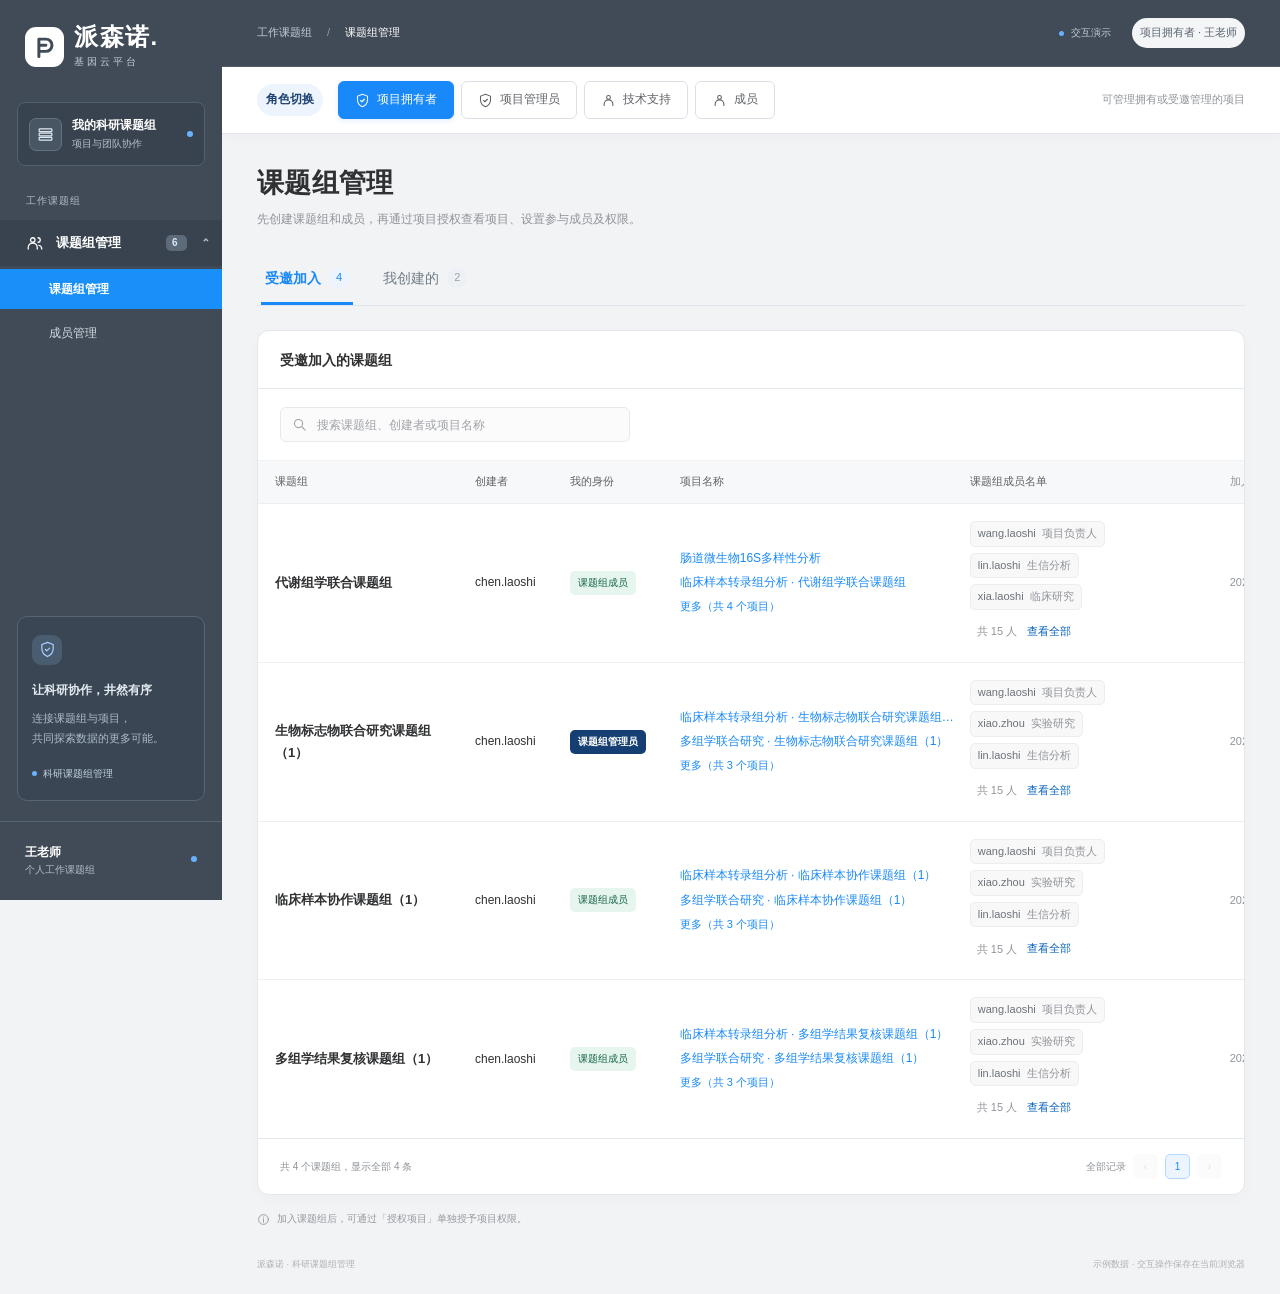
<file: 项目协作-可转发原型-成员列表修复.html>
<!doctype html>
<html lang="zh-CN">
<head>
  <meta charset="utf-8">
  <meta name="viewport" content="width=device-width, initial-scale=1">
  <meta name="color-scheme" content="light">
  <title>项目协作 · 派森诺基因云平台</title>
  <meta name="description" content="派森诺科研课题组管理：管理项目、课题组与成员，体验单项目和批量项目协作。">
  <meta name="theme-color" content="#1989fa">
  <link rel="icon" href="data:image/svg+xml,%3Csvg xmlns='http://www.w3.org/2000/svg' viewBox='0 0 64 64'%3E%3Crect width='64' height='64' rx='18' fill='%231989fa'/%3E%3Cpath d='M22 17h12a10 10 0 0 1 0 20H22m0-20v31m0-20h12' fill='none' stroke='white' stroke-width='5' stroke-linecap='round'/%3E%3C/svg%3E">
  <style>
/* 派森诺科研协作空间 · 统一视觉样式 */
:root{--ink:#232c37;--text:#45494e;--muted:#8e9195;--blue:#204473;--blue2:#193861;--teal:#204473;--pale:#edeff1;--line:#e8e9eb;--bg:#f6f6f6;--white:#fff;--error:#cd5e5c;--shadow:0 4px 18px #262f3b05;--radius:12px}
*{box-sizing:border-box}body{margin:0;background:var(--bg);color:var(--ink);font:14px/1.6 -apple-system,BlinkMacSystemFont,"PingFang SC","Microsoft YaHei",sans-serif;-webkit-font-smoothing:antialiased}button,input,select{font:inherit}button,a,input,select{-webkit-tap-highlight-color:transparent}button{cursor:pointer;border:0}button:disabled{cursor:not-allowed;opacity:.45}a{color:inherit;text-decoration:none}button,input,select,a{outline-offset:4px}button:focus-visible,a:focus-visible{outline:2px solid #53729a}input:focus,select:focus{outline:none;border-color:#768ba7!important;box-shadow:0 0 0 3px #20447310}button{transition:background .16s,color .16s,border-color .16s,box-shadow .16s}h1,h2,h3,p{margin:0}svg{display:block}.icon{width:19px;height:19px;flex-shrink:0}input[type=checkbox],input[type=radio]{width:16px;height:16px;accent-color:var(--blue);cursor:pointer}::selection{background:#d1dae5}.app-shell{display:grid;grid-template-columns:222px minmax(0,1fr);min-height:100vh}
.sidebar{position:sticky;top:0;display:flex;flex-direction:column;height:100vh;background:#fff;border-right:1px solid var(--line);padding:0 17px;z-index:3}.brand{display:flex;align-items:center;gap:10px;height:93px;padding-left:10px}.brand-symbol{display:grid;place-items:center;width:39px;height:40px;color:#fff;background:var(--blue);border-radius:11px}.brand-symbol svg{width:28px;height:28px}.brand strong{font-size:24px;letter-spacing:1.5px;line-height:1.15;display:block;font-weight:750}.brand-dot{color:var(--blue)}.brand small{display:block;font-size:10px;color:var(--muted);letter-spacing:3px;margin-top:4px}.workspace-label{display:flex;align-items:center;gap:10px;padding:13px 11px;background:#f7f7f7;border:1px solid var(--line);border-radius:8px;margin:9px 0 28px;font-size:12px;font-weight:650}.workspace-label small{display:block;font-size:10px;color:var(--muted);font-weight:400;margin-top:1px}.workspace-logo{background:white;padding:7px;border:1px solid var(--line);border-radius:7px;color:var(--blue)}.workspace-logo .icon{width:17px;height:17px}.workspace-indicator{width:6px;height:6px;border-radius:50%;background:#6b82a1;margin-left:auto}.side-caption{font-size:10px;letter-spacing:1px;color:#a4a7aa;margin:0 12px 11px}.side-nav{display:grid;gap:6px}.nav-item{display:flex;align-items:center;gap:12px;height:44px;padding:0 13px;border-radius:7px;text-align:left;background:transparent;color:#7b7f83;font-size:13px;white-space:nowrap}.nav-item:hover{background:#f6f6f7;color:var(--ink)}.nav-item.active{background:#edeff1;color:var(--blue);font-weight:650}.nav-icon .icon{width:18px;height:18px}.nav-count{margin-left:auto;padding:0 6px;min-width:21px;border-radius:5px;font-size:10px;background:#dee1e5;color:#49607e}.side-bottom{margin:auto 1px 21px;background:linear-gradient(135deg,#f2f3f4,#f4f5f7);border:1px solid #e7e9eb;border-radius:10px;padding:18px 14px;position:relative;overflow:hidden}.side-note-icon{width:30px;height:30px;border-radius:9px;display:grid;place-items:center;background:#e4e7ea;color:#596c85;margin-bottom:13px}.side-note-icon .icon{width:17px;height:17px}.side-bottom strong{font-size:12px;color:#585c62}.side-bottom p{font-size:11px;color:#8d9095;margin:8px 0 17px;line-height:1.85}.side-note-badge{font-size:10px;color:#7f848b;display:flex;gap:6px;align-items:center}.side-note-badge i,.demo-badge i{width:5px;height:5px;display:inline-block;background:#71849d;border-radius:50%}.side-user{display:flex;align-items:center;gap:10px;padding:18px 8px 22px;border-top:1px solid var(--line)}.side-user strong{font-size:12px;font-weight:600}.side-user small{display:block;font-size:10px;color:var(--muted)}.user-avatar{width:33px;height:33px;border-radius:50%;display:grid;place-items:center;background:#f1e6d7;color:#9b7a55;font-size:12px;font-weight:650;flex-shrink:0}.user-online{width:6px;height:6px;border-radius:50%;background:#7c8590;margin-left:auto}
.workspace{min-width:0;display:flex;flex-direction:column}.topbar{height:67px;display:flex;align-items:center;justify-content:space-between;border-bottom:1px solid var(--line);background:#ffffffda;padding:0 35px;gap:16px}.crumb{font-size:11px;color:#8e9194}.crumb strong{font-weight:500;color:#43484e}.crumb>span{margin:0 12px;color:#c5c7c9}.header-actions{display:flex;align-items:center;gap:21px}.demo-badge{display:flex;align-items:center;gap:7px;font-size:10px;color:#909397}.identity-switch{display:flex;gap:10px;align-items:center;font-size:11px;color:#9c9ea1}.identity-switch select{height:29px;border:1px solid var(--line);border-radius:6px;font-size:11px;padding:0 8px;background:white;color:#5d6166}.header-avatar{width:29px;height:29px;font-size:11px}.page{padding:31px 35px 0;max-width:1680px;margin:0 auto;width:100%;animation:page-in .22s ease}.page-heading{display:flex;align-items:center;justify-content:space-between;gap:18px;margin-bottom:25px}.eyebrow{font-size:10px;letter-spacing:1.5px;color:#82868c;font-weight:500;margin-bottom:7px}.page-heading h1{font-size:27px;line-height:1.4;font-weight:650;letter-spacing:.3px;color:#232d3a}.page-heading p{font-size:12px;color:#96999c;margin-top:7px}.heading-actions{display:flex;align-items:center;gap:10px}.btn{display:inline-flex;align-items:center;justify-content:center;gap:7px;min-height:36px;padding:0 14px;white-space:nowrap;border:1px solid #dee0e3;border-radius:7px;background:#fff;color:#686b71;font-size:12px;font-weight:500}.btn:hover:not(:disabled){background:#f4f5f6;border-color:#c3c7cc}.btn .icon{width:15px;height:15px}.btn.primary{background:var(--blue);border-color:var(--blue);color:#fff;box-shadow:0 2px 3px #1e2f4610}.btn.primary:hover:not(:disabled){background:var(--blue2);border-color:var(--blue2);box-shadow:0 3px 8px #1e355420}.btn.small{font-size:11px;min-height:29px;padding:0 10px;border-radius:5px}.btn.quiet{background:transparent;border-color:transparent;padding:0 7px;color:#7e8286}.btn.quiet:hover:not(:disabled){background:#f1f2f4;color:var(--blue)}.btn.text-primary{color:var(--blue);font-weight:550}.btn.danger{background:#fff7f6;color:#c26962;border-color:#f0dcd8}.btn.danger:hover:not(:disabled){background:#fcecea;border-color:#e4b9b2}.btn.ghost{background:transparent}.view-icon{border:1px solid var(--line);background:#fff;width:34px;height:34px;display:grid;place-items:center;border-radius:6px;color:#8b8e93}.view-icon .icon{width:16px;height:16px}
.stats-grid{display:grid;grid-template-columns:repeat(4,minmax(0,1fr));gap:16px;margin:0 0 26px}.stat-card{position:relative;background:white;border:1px solid var(--line);border-radius:10px;padding:19px 20px 17px;box-shadow:var(--shadow);overflow:hidden}.stat-top{display:flex;justify-content:space-between;align-items:center;color:#909498;font-size:11px}.stat-icon{display:grid;place-items:center;width:30px;height:30px;border-radius:8px;background:#eff1f3;color:#7f8996}.stat-card:nth-child(2) .stat-icon{background:#edf2fa;color:#83a0c6}.stat-card:nth-child(3) .stat-icon{background:#f8f3e8;color:#c3a465}.stat-card:nth-child(4) .stat-icon{background:#f2eef8;color:#a292bd}.stat-icon .icon{width:16px;height:16px}.stat-number{font-size:29px;font-weight:600;line-height:1.3;margin:7px 0 5px;letter-spacing:-1px}.stat-number small{font-size:10px;font-weight:400;color:#a4a7aa;letter-spacing:0;margin-left:8px}.stat-desc{font-size:10px;color:#a6a9ac}.stat-desc .accent{color:#77818e;margin-right:5px}.stat-spark{position:absolute;right:20px;bottom:19px;width:58px;height:21px;opacity:.7}.surface{background:#fff;border:1px solid var(--line);border-radius:var(--radius);box-shadow:var(--shadow);overflow:hidden}.surface-top{display:flex;justify-content:space-between;align-items:center;padding:0 22px;border-bottom:1px solid var(--line);min-height:58px}.list-tabs{display:flex;gap:28px;min-height:58px}.list-tabs button{display:flex;align-items:center;gap:8px;padding:0;position:relative;background:transparent;color:#96999c;font-size:12px;border:0}.list-tabs button.active{color:var(--blue);font-weight:650}.list-tabs button.active:after{content:"";position:absolute;left:0;right:0;bottom:-1px;height:2px;background:var(--blue);border-radius:2px}.tab-count{padding:0 5px;border-radius:4px;font-size:9px;color:#9fa1a4;background:#f1f2f3;font-weight:500}.active .tab-count{color:var(--blue);background:#e9ebee}.surface-title{font-size:14px;font-weight:600}.surface-caption{font-size:10px;color:#a4a6a9}.toolbar,.list-toolbar{display:flex;align-items:center;justify-content:space-between;gap:12px;padding:18px 22px}.toolbar-right{display:flex;align-items:center;gap:10px}.search-wrap{display:flex;align-items:center;gap:8px;min-height:35px;max-width:350px;width:100%;border:1px solid #e7e8ea;border-radius:6px;background:#fbfbfc;padding:0 11px;transition:border .2s}.search-wrap:focus-within{border-color:#8d9db2}.search-wrap .icon{width:15px;height:15px;color:#9ea1a6}.search-wrap input{width:100%;min-width:0;border:0!important;background:transparent;font-size:11px;color:#4d5258;height:33px;outline:none!important;box-shadow:none!important}.search-wrap input::placeholder{color:#b0b2b5}.small-count{color:#a3a6a9;font-size:10px;white-space:nowrap}.selection-note{padding:0 22px 13px;color:#84898f;font-size:11px;display:flex;gap:10px;align-items:center}.selection-note button{background:transparent;color:var(--blue);font-size:11px}
.table-scroll{width:100%;overflow:auto}.table-shell table{width:100%;border-collapse:collapse;text-align:left;white-space:normal}.table-shell th{padding:12px 17px;font-size:10px;color:#9ca0a4;font-weight:500;background:#f9f9f9;white-space:nowrap;border-top:1px solid #f0f1f2;border-bottom:1px solid #eeeff1}.table-shell td{padding:17px;font-size:11px;color:#7e8288;border-bottom:1px solid #eeeff1;vertical-align:middle}.table-shell tbody tr:last-child td{border-bottom:0}.table-shell tbody tr{transition:background .15s}.table-shell tbody tr:hover{background:#fcfcfc}.table-shell tbody tr.selected{background:#f4f5f6}.check-cell{width:43px;text-align:center!important;padding-left:17px!important;padding-right:4px!important}.check-cell input{width:14px;height:14px}.project-table table{min-width:950px}.project-title-cell{display:flex;align-items:center;gap:12px;min-width:250px}.project-mark{width:35px;height:39px;border-radius:7px;background:#edeef0;display:grid;place-items:center;flex-shrink:0;color:#949ba4}.project-mark .icon{width:18px;height:18px}.project-mark.lavender{background:#f0edf6;color:#aaa0c1}.project-mark.sand{background:#f9f3e9;color:#c5ad7d}.project-mark.blue{background:#eaf1f6;color:#88a6bd}.project-name{display:block;font-size:11px;font-weight:550;color:#4c5158;text-align:left;background:transparent;padding:0;max-width:290px;line-height:1.7}.project-name:hover{color:var(--blue)}.project-code{display:block;font-size:9px;letter-spacing:.25px;color:#a6a9ac;margin-top:3px;font-variant-numeric:tabular-nums}.project-meta{white-space:nowrap;font-size:10px;color:#a5a8ab}.project-meta small{display:block;font-size:9px;color:#b6b8bb;margin-top:3px}.category-tag{display:inline-block;padding:3px 7px;background:#f2f3f5;color:#8a9097;border:1px solid #e8eaec;border-radius:4px;font-size:9px;white-space:nowrap}.date-cell{white-space:nowrap;font-variant-numeric:tabular-nums;font-size:10px!important;color:#a8aaac!important}.status-chip{display:inline-flex;align-items:center;gap:5px;padding:3px 7px;border-radius:4px;background:#f0f1f3;font-size:9px;color:#7b8491;white-space:nowrap}.status-chip:before{content:"";width:4px;height:4px;border-radius:50%;background:#89919c}.table-actions{display:flex;gap:3px;align-items:center;justify-content:flex-end;white-space:nowrap}.table-actions .primary{background:#edeff1;border-color:#e4e7ea;color:#566c8a;box-shadow:none;font-size:10px}.table-actions .primary:hover:not(:disabled){background:#e3e6e9;border-color:#c0cad7;color:#405674}.table-actions .btn.quiet{font-size:10px}.table-actions .danger{color:#c07870;background:transparent;border-color:transparent}.table-footer{display:flex;justify-content:space-between;align-items:center;padding:15px 22px;border-top:1px solid var(--line);font-size:10px;color:#a6a9ac;gap:12px}.page-info{display:flex;gap:7px;align-items:center}.page-chip{display:grid;place-items:center;width:25px;height:25px;border:1px solid #e2e4e6;background:#f2f3f4;color:#7c8590;border-radius:5px}.table-footer button{background:#f7f7f8;color:#b7b9bc;width:25px;height:25px;border-radius:5px}.list-foot{display:flex;align-items:center;gap:7px;color:#a7aaad;font-size:10px;padding-top:16px}.list-foot .icon{width:13px;height:13px}.workspace-footer{display:flex;justify-content:space-between;gap:10px;margin:auto 35px 0;padding:30px 0 23px;font-size:9px;color:#afb1b4}.empty-cell{text-align:center;padding:55px!important;color:#a0a2a5!important}.empty-icon{display:grid;place-items:center;margin:0 auto 12px;border-radius:13px;background:#f2f3f4;color:#9399a1;width:48px;height:48px}.empty-cell strong{display:block;font-size:13px;color:#72777d;font-weight:500}.empty-cell p{margin-top:6px;font-size:11px}.empty-cell .btn{margin-top:18px}
.avatar{display:grid;place-items:center;width:34px;height:34px;flex-shrink:0;border-radius:50%;font-size:12px;color:#808791;background:#eaecee}.avatar.lavender{background:#efeaf5;color:#a493b9}.avatar.sand{background:#f6eee1;color:#b6a177}.avatar.blue{background:#e8eff7;color:#8ca6bd}.avatar.coral{background:#f9eae4;color:#c6a295}.member-cell{display:flex;align-items:center;gap:11px}.member-name{font-size:12px;color:#53585e;font-weight:550}.member-note{font-size:10px;display:block;color:#a5a8ab;margin-top:3px}.role-pill{display:inline-flex;align-items:center;gap:5px;border-radius:5px;padding:4px 8px;font-size:10px;background:#f0f1f2;color:#7c838c}.role-pill .icon{width:12px;height:12px}.role-pill.admin{background:#eaf0f8;color:#7f9dbb}.role-pill.visitor{background:#f6f1e7;color:#b49f74}.role-pill.owner{background:#eceef0;color:#677c97}.support-tag{display:inline-flex;padding:2px 5px;margin-left:5px;font-size:8px;background:#ecf2f9;color:#8b9db7;border-radius:4px;font-weight:400;white-space:nowrap}.roster{display:flex;align-items:center;flex-wrap:wrap;gap:7px}.roster-item{display:inline-flex;align-items:center;gap:5px;font-size:10px;color:#898c91;background:#f8f8f9;border:1px solid #ecedef;border-radius:5px;padding:4px 7px}.roster-item .avatar{width:19px;height:19px;font-size:8px}.roster-item .support-tag{display:none}.roster-empty,.more-count{font-size:10px;color:#a3a7ab}.group-chip{display:inline-flex;font-size:10px;color:#818891;background:#f0f2f4;padding:4px 8px;border-radius:4px;margin:3px 5px 3px 0}.group-table table{min-width:850px}.group-cell{display:flex;gap:12px;align-items:center;min-width:190px}.group-cell strong{font-size:12px;color:#595e64;font-weight:550}.group-cell small{display:block;font-size:10px;color:#afb1b3;margin-top:3px}.group-emblem{width:38px;height:38px;border:1px solid #e4e7ea;background:#eff1f3;display:grid;place-items:center;border-radius:9px;color:#838d9a}.group-emblem .icon{width:18px;height:18px}.group-table td{padding-top:23px;padding-bottom:23px}.group-actions{flex-wrap:wrap;gap:5px}.group-actions .support-state{color:#9fa2a6;font-size:9px;padding:0 7px}.info-banner{display:flex;gap:12px;align-items:center;background:#f0f1f3;border:1px solid #e4e6e9;border-radius:9px;padding:14px 18px;margin-bottom:22px}.info-banner>.icon{color:#8d939b;width:18px;height:18px}.info-banner h2{font-size:11px;color:#7a8088;font-weight:550}.info-banner p{font-size:10px;color:#9a9fa5;margin-top:2px}.info-banner .btn{margin-left:auto}.directory-table table{min-width:680px}.directory-table th,.directory-table td{padding-left:25px;padding-right:25px}.directory-table td{height:86px}.directory-table .member-account-stack{display:flex;flex-direction:column;gap:6px;min-width:180px}.directory-table .member-account-line{display:grid;grid-template-columns:48px minmax(0,1fr);gap:6px;align-items:baseline;font-size:11px;line-height:1.35}.directory-table .member-account-line>span:first-child{color:#8a9099}.directory-table .member-account-line>span:last-child{color:#303133;overflow-wrap:anywhere}.directory-table .member-account-line>span:last-child.empty{color:#a3a7ab}.fixed{color:#aeb0b3;font-size:10px}
.back-link{display:inline-flex;align-items:center;gap:5px;background:transparent;color:#91959b;font-size:11px;padding:0;margin-bottom:18px}.back-link .icon{width:13px;height:13px}.detail-card{display:flex;justify-content:space-between;gap:20px;align-items:center;padding:24px;margin-bottom:22px}.detail-title{display:flex;align-items:center;gap:15px}.detail-title h1{font-size:21px;font-weight:600}.detail-title p{color:#9ea2a6;font-size:10px;margin-top:5px}.detail-meta{display:grid;grid-template-columns:repeat(4,1fr);gap:15px;padding:0 24px 22px;margin-top:-8px}.detail-meta span{font-size:10px;color:#a6a9ac}.detail-meta strong{display:block;font-size:11px;color:#767a80;font-weight:400;margin-top:4px}.detail-header{margin-bottom:24px}.detail-header .detail-card{margin:0;border:0;box-shadow:none}.detail-header .project-mark{width:47px;height:49px}.detail-tabs{display:flex;gap:26px;border-top:1px solid var(--line);padding:0 24px}.detail-tabs button{padding:15px 0;background:transparent;color:#a1a4a7;font-size:12px;border-bottom:2px solid transparent}.detail-tabs button.active{color:var(--blue);border-bottom-color:var(--blue)}.section-header{display:flex;align-items:center;justify-content:space-between;padding:19px 23px 0;gap:15px}.section-header h2{font-size:14px;font-weight:550}.section-header p{font-size:10px;color:#a5a8ab;margin-top:3px}.section-actions{display:flex;gap:8px}.summary-panels{display:grid;grid-template-columns:1.5fr 1fr;gap:20px}.summary-panel{padding:25px}.summary-panel h2{font-size:14px;font-weight:550;margin-bottom:19px}.progress-row{display:flex;justify-content:space-between;align-items:center;margin-bottom:14px;font-size:11px;color:#898e94}.progress-track{height:6px;border-radius:3px;background:#edeef0;overflow:hidden;margin-top:6px}.progress-track i{display:block;height:100%;background:#8798ae;border-radius:3px}.progress-track.blue i{background:#9bb0c6}.progress-track.sand i{background:#c8b58c}.overview-list{display:grid;gap:13px}.overview-item{display:flex;gap:10px;align-items:center;font-size:11px;color:#7c8289}.overview-item .icon{width:17px;height:17px;color:#a2a7ad}.overview-item small{margin-left:auto;color:#a9acaf}.data-grid{display:grid;grid-template-columns:repeat(3,1fr);gap:17px}.data-card{padding:24px}.data-card .icon{color:#959ba2;margin-bottom:18px;width:27px;height:27px}.data-card h3{font-size:14px;font-weight:550;margin-bottom:6px}.data-card p{font-size:11px;color:#a3a7ab;min-height:34px;margin-bottom:20px}.download-toggle{display:flex;gap:8px;align-items:center;font-size:11px;color:#93969a}.detail-permission{display:flex;justify-content:space-between;padding:18px 23px;border-top:1px solid var(--line);gap:12px;flex-wrap:wrap;font-size:10px;color:#a4a7ab}
.modal-root[hidden],.account-tip[hidden]{display:none}.modal-root{position:fixed;inset:0;z-index:20;background:#1d242e5c;backdrop-filter:blur(4px);display:grid;place-items:center;padding:24px;animation:fade-in .15s ease}.modal{width:min(490px,100%);max-height:calc(100dvh - 48px);overflow:auto;border-radius:15px;background:#fff;box-shadow:0 25px 90px #1c243036;animation:modal-in .2s ease}.modal-wide{width:min(860px,100%)}.modal-head{padding:25px 27px 20px;display:flex;justify-content:space-between;align-items:flex-start;border-bottom:1px solid var(--line);gap:15px}.modal-head h2{font-size:19px;font-weight:600;margin:0 0 5px;color:#343e4a}.modal-head p{font-size:11px;color:#9ea2a6;line-height:1.8}.modal-close,.chip-close{display:grid;place-items:center;background:#f4f5f7;border-radius:6px;color:#a4a7ab;width:27px;height:27px;flex-shrink:0;font-size:20px;line-height:1}.modal-close:hover,.chip-close:hover{background:#e9ebee;color:#717a85}.modal-body{padding:24px 27px}.modal-foot{position:sticky;bottom:0;padding:17px 27px;display:flex;justify-content:flex-end;gap:9px;background:#fff;border-top:1px solid var(--line);z-index:1}.modal-foot .btn{min-height:37px}.field{display:block;margin-bottom:19px}.field-label{display:block;color:#7a7f85;font-size:11px;font-weight:550;margin-bottom:7px}.field input,.field select,.picker-right select{width:100%;height:39px;border:1px solid #dfe2e5;border-radius:7px;background:#fff;padding:0 11px;font-size:12px;color:#6a6f75}.field input::placeholder{color:#b4b7ba;font-size:11px}.field-error{display:none;margin-top:5px;color:var(--error);font-size:10px}.field.invalid .field-error{display:block}.field.invalid input{border-color:#dca39a}.inline-error{border:1px solid #f0ded7;background:#fff6f1;padding:10px 12px;border-radius:6px;font-size:11px;color:#be8c7b;margin:12px 0}.demo-example{color:#a4a8ae;font-size:10px;margin-top:14px}.autofill-tag{font-size:9px;padding:2px 5px;background:#edeff1;color:#87909b;border-radius:3px;margin-left:5px}.account-preview,.verify-success{display:flex;align-items:center;gap:10px;background:#f0f2f4;border:1px solid #e1e4e7;border-radius:8px;padding:12px;margin-bottom:17px}.account-preview strong,.verify-success strong{display:block;font-size:12px;font-weight:550;color:#747c87}.account-preview small,.verify-success span{display:block;font-size:10px;color:#969ca4;margin-top:3px}.account-preview>span:last-child,.verify-success .checkmark{margin-left:auto;white-space:nowrap;font-size:9px;color:#858e9a}.verify-success .avatar{width:31px;height:31px}.role-choices{display:grid;gap:10px}.role-option{display:flex;align-items:center;gap:11px;border:1px solid #e3e6e9;border-radius:8px;padding:13px;cursor:pointer}.role-option:has(input:checked){border-color:#91a1b5;background:#f3f4f5}.role-option .role-icon{display:grid;place-items:center;width:32px;height:32px;border-radius:7px;background:#e9ebee;color:#878f9a}.role-option .role-icon .icon{width:17px;height:17px}.role-option strong{font-size:12px;font-weight:550;color:#767d87;display:block}.role-option small{font-size:10px;color:#9fa4ab;display:block;margin-top:2px}.verify-hint,.fixed-admin-role{padding:12px;background:#f4f5f6;border:1px solid #e2e5e9;border-radius:7px;font-size:11px;color:#8e949b}.confirm-warning{padding:12px;font-size:11px;background:#fcf6ec;color:#b49b70;border:1px solid #f0e7d2;border-radius:7px;margin-top:16px}.account-tip{position:fixed;z-index:30;left:50%;transform:translateX(-50%);width:min(490px,calc(100vw - 40px));display:flex;align-items:flex-start;gap:10px;background:white;padding:15px 20px;box-shadow:0 8px 40px #2733422b;border-radius:12px;color:#878e97;font-size:12px;border:1px solid #e3e6e9}.account-tip-icon{color:var(--blue);padding-top:2px}.account-tip-icon .icon{width:17px;height:17px}.collab-context{display:flex;justify-content:space-between;align-items:center;background:#f0f1f3;border:1px solid #e2e5e8;border-radius:7px;padding:12px 14px;color:#8f97a1;font-size:11px;margin-bottom:17px;gap:8px}.collab-context b{color:#717b89}.picker-layout{display:grid;grid-template-columns:1fr 1.15fr;gap:16px}.picker-block{background:#f9fafb;border:1px solid #e2e5e9;border-radius:9px;padding:15px}.picker-block h3{color:#7b828b;font-size:12px;font-weight:550;margin-bottom:12px}.check-list{display:grid;gap:7px;max-height:224px;overflow:auto}.check-item{display:flex;align-items:center;gap:9px;padding:11px;border:1px solid #e5e8eb;background:#fff;border-radius:7px;min-width:0}.check-item:has(input:checked){border-color:#9eaec3;background:#f3f4f6}.check-item input{width:14px;height:14px;flex-shrink:0}.check-main{flex:1;min-width:0}.check-main strong{display:block;font-size:11px;font-weight:550;color:#7f858e}.check-main small{display:block;font-size:9px;color:#a6abb1;margin-top:3px;white-space:nowrap;overflow:hidden;text-overflow:ellipsis}.picker-tools{display:flex;align-items:center;justify-content:space-between;gap:6px;margin-bottom:10px;font-size:10px;color:#9fa5ac}.picker-tools .btn{font-size:10px;min-height:23px}.current-members{margin-top:16px}.current-members .check-list{grid-template-columns:1fr 1fr;max-height:175px}.current-members .check-main{min-width:0}.picker-note{font-size:9px;color:#a1a7ae}.owner-tag{font-size:9px;color:#929aa5}.member-picker{display:grid;grid-template-columns:1fr auto;gap:11px;align-items:end;margin-bottom:18px}.picker-select{margin:0}.picker-buttons{display:flex;gap:7px}.picker-buttons .btn{min-height:39px;font-size:10px}.selected-picker{background:#f9f9fa;border:1px solid #e2e5e8;border-radius:9px;padding:14px}.picker-title{font-size:11px;color:#838b95;margin-bottom:10px}.picker-title b{margin-left:6px;font-weight:550;color:#717c8a}.picker-member{display:flex;justify-content:space-between;gap:8px;align-items:center;padding:10px;background:#fff;border:1px solid #e2e5e9;border-radius:6px;margin-bottom:7px}.picker-member small{font-size:10px;color:#9fa4ab}.picker-right{display:flex;gap:8px;align-items:center}.picker-right select{width:90px;height:30px;font-size:10px}.picker-empty{padding:24px 10px;color:#a2a7ae;border:1px dashed #cfd8e3;border-radius:6px;text-align:center;font-size:11px}.project-picker{margin-bottom:16px}.project-list-picker{max-height:165px}.picker-summary{font-size:10px;color:#989ea7;margin-top:10px}.toast{position:fixed;z-index:50;left:50%;bottom:27px;transform:translate(-50%,10px);opacity:0;pointer-events:none;background:#2c3848;box-shadow:0 4px 20px #232e3d28;color:#fff;border-radius:9px;padding:12px 20px;font-size:12px;transition:opacity .18s,transform .18s}.toast.show{opacity:1;transform:translate(-50%,0)}
@keyframes page-in{from{opacity:.5;transform:translateY(5px)}to{opacity:1;transform:none}}@keyframes fade-in{from{opacity:0}to{opacity:1}}@keyframes modal-in{from{transform:translateY(9px);opacity:.5}to{transform:none;opacity:1}}
@media(min-width:1600px){.page{padding-top:40px}.stat-card{padding:23px}.table-shell td{padding-top:21px;padding-bottom:21px}}
@media(max-width:1180px){.app-shell{grid-template-columns:197px minmax(0,1fr)}.page{padding:27px 25px 0}.topbar{padding:0 25px}.workspace-footer{margin-left:25px;margin-right:25px}.stat-card{padding:15px}.stats-grid{gap:12px}.header-actions{gap:13px}.side-bottom strong{font-size:11px}.table-actions{gap:1px}.surface-caption{display:none}.group-actions{justify-content:flex-start}}
@media(max-width:900px){.app-shell{grid-template-columns:170px minmax(0,1fr)}.sidebar{padding:0 11px}.brand{padding-left:4px}.brand strong{font-size:22px}.brand-symbol{width:33px;height:35px}.workspace-label{padding:10px 7px;gap:7px;font-size:11px}.workspace-logo{padding:5px}.nav-item{font-size:12px;padding:0 9px;gap:9px}.side-bottom{padding:13px 10px}.side-bottom strong{font-size:10px}.stats-grid{gap:10px;grid-template-columns:repeat(2,1fr)}.stat-card{padding:15px 18px}.stat-number{font-size:26px}.stat-top{font-size:11px}.page-heading h1{font-size:24px}.page-heading{align-items:flex-start}.page-heading p{max-width:300px;font-size:11px}.summary-panels{grid-template-columns:1fr}.data-grid{grid-template-columns:1fr}.demo-badge{display:none}.list-tabs{gap:18px}.list-tabs button{font-size:11px}.surface-top,.toolbar,.list-toolbar{padding-left:17px;padding-right:17px}.detail-meta{grid-template-columns:repeat(2,1fr)}.header-actions{gap:10px}.current-members .check-list{grid-template-columns:1fr}}
@media(max-width:640px){.app-shell{display:block}.sidebar{position:static;height:auto;padding:0 15px;border-right:0;border-bottom:1px solid var(--line)}.brand{height:62px;padding-left:1px}.brand strong{font-size:21px}.brand small{font-size:9px;letter-spacing:2px}.brand-symbol{width:31px;height:33px;border-radius:8px}.workspace-label,.side-caption,.side-bottom,.side-user{display:none}.side-nav{display:flex;gap:5px;padding:0 0 10px;overflow:auto}.nav-item{padding:0 10px;font-size:11px;height:35px;gap:6px;flex-shrink:0}.nav-icon .icon{width:14px;height:14px}.nav-count{font-size:8px;padding:0 4px;min-width:16px}.topbar{height:49px;padding:0 17px}.crumb{font-size:9px}.crumb>span{margin:0 7px}.identity-switch>span,.header-avatar{display:none}.identity-switch select{font-size:10px;height:27px}.page{padding:23px 16px 0}.page-heading{margin-bottom:20px;gap:10px}.page-heading h1{font-size:23px}.page-heading p{font-size:10px;margin-top:5px;max-width:215px}.eyebrow{font-size:9px}.heading-actions{padding-top:18px}.heading-actions .btn{font-size:10px;min-height:33px;padding:0 10px}.heading-actions .btn.ghost{display:none}.stat-card{padding:13px}.stat-top{font-size:10px}.stat-number{font-size:25px;margin-top:6px}.stat-desc{font-size:9px}.stat-spark{width:40px;right:13px}.stats-grid{gap:10px;margin-bottom:18px}.surface{border-radius:9px}.surface-top{padding:0 13px;min-height:53px}.list-tabs{gap:19px;min-height:53px}.tab-count{font-size:8px}.list-tabs button{font-size:11px}.toolbar,.list-toolbar{padding:13px;flex-wrap:wrap}.search-wrap{flex:1;max-width:none;min-width:150px}.search-wrap input{font-size:10px}.toolbar-right{gap:6px}.toolbar-right .btn{font-size:10px;padding:0 9px;min-height:33px}.toolbar-right .small-count{display:none}.table-footer{padding:13px;font-size:9px}.workspace-footer{margin-left:16px;margin-right:16px;padding-top:24px;font-size:8px}.workspace-footer span:last-child{max-width:140px;text-align:right}.info-banner{padding:12px}.info-banner h2{font-size:10px}.info-banner p{font-size:9px}.list-foot{font-size:9px}.modal-root{padding:12px}.modal{max-height:calc(100dvh - 24px);border-radius:12px}.modal-head{padding:20px}.modal-head h2{font-size:17px}.modal-body{padding:19px}.modal-foot{padding:14px 19px}.picker-layout,.member-picker{grid-template-columns:1fr}.picker-block{padding:12px}.picker-buttons .btn{min-height:34px}.check-list{max-height:160px}.detail-title h1{font-size:16px}.detail-title .project-mark{display:none}.detail-card{padding:20px}.detail-meta{padding:0 20px 20px}.section-header{padding:18px 15px 0}.section-header h2{font-size:12px}.detail-permission{padding:16px}.current-members .check-list{max-height:150px}.toast{max-width:calc(100vw - 30px);width:max-content;font-size:11px}}
@media(prefers-reduced-motion:reduce){*,*:before,*:after{animation:none!important;transition:none!important;scroll-behavior:auto!important}}
@media(min-width:641px){.detail-meta.basic-meta{grid-template-columns:repeat(3,minmax(0,1fr))}}
/* 提升信息密度与文字对比，便于长时间查看项目 */
.stat-top{color:#767a80;font-size:12px}.stat-desc{color:#898d92;font-size:10px}.stat-desc .accent{color:#6b7582}.stat-number{color:#2c3848}.surface-caption{color:#8c9096}.page-heading p{color:#85888d}.eyebrow{color:#80858c}.table-shell th{color:#82868c;font-size:11px}.table-shell td{color:#75797f;font-size:12px}.project-name{color:#434950;font-size:12px;font-weight:550}.project-code{color:#919499;font-size:10px}.project-meta{color:#909398}.project-meta small{color:#a0a3a7}.date-cell{color:#909398!important;font-size:11px!important}.category-tag{color:#79818b;font-size:10px}.status-chip{color:#6d7784;font-size:10px}.table-actions .btn.quiet{font-size:11px}.table-actions .primary{font-size:11px}.small-count{color:#888c92;font-size:11px}.table-footer{color:#8f9398}.member-name,.group-cell strong{color:#464c54;font-size:13px}.member-note{color:#909398;font-size:11px}.roster-item{color:#6c727a;font-size:11px}.group-chip{color:#6c737c;font-size:11px}.list-tabs button{font-size:13px}.search-wrap input{font-size:12px}.search-wrap input::placeholder{color:#9fa2a6}.field-label{color:#666c73;font-size:12px}.field input,.field select{color:#4d535a;font-size:13px}.modal-head p{color:#878b91;font-size:12px}.check-main strong{color:#636a73;font-size:12px}.check-main small{color:#888e95;font-size:10px}.picker-block h3{color:#646d78;font-size:13px}.picker-tools{color:#818993;font-size:11px}.role-option strong{color:#56667a}.role-option small{color:#7e8691}.picker-note{color:#878d96}.info-banner h2{color:#69707a;font-size:12px}.info-banner p{color:#8a9098;font-size:11px}.table-actions .danger{color:#b56560}.list-foot{color:#96999f}.group-actions .support-state{color:#91959b}.project-table tbody td{padding-top:16px;padding-bottom:16px}
@media(max-width:640px){.stat-top{font-size:10px}.stat-desc{font-size:9px}.list-tabs button{font-size:11px}.search-wrap input{font-size:10px}.small-count{font-size:10px}.info-banner h2{font-size:10px}.info-banner p{font-size:9px}.project-name{font-size:12px}.table-footer{font-size:9px}}
/* 项目列表目录及二级菜单 */
.project-nav-group{display:grid;gap:3px}.project-menu-button{width:100%}.project-menu-button.directory-active{color:var(--blue);font-weight:600}.nav-menu-chevron{font-size:13px;color:#989da3;margin-left:3px;transition:transform .15s}.project-menu-button[aria-expanded=false] .nav-menu-chevron{transform:rotate(180deg)}.nav-submenu{display:grid;gap:4px;padding-left:18px;margin:1px 0 9px;border-left:1px solid #eaebec;margin-left:21px}.nav-submenu[hidden]{display:none}.nav-sub-item{height:36px;font-size:12px;padding-left:10px;gap:9px}.nav-sub-dot{width:4px;height:4px;border-radius:50%;background:#b7babe}.nav-sub-item.active .nav-sub-dot{background:var(--blue)}
/* 按参考页面完整展示项目字段 */
.reference-project-table table{min-width:1380px;table-layout:fixed}.reference-project-table .check-cell{width:38px}.ticket-column{width:152px}.contract-column{width:135px}.code-column{width:214px}.name-column{width:215px}.category-column{width:185px}.created-column{width:174px}.status-column{width:82px}.reference-project-table th,.reference-project-table td{padding-left:13px;padding-right:13px}.reference-project-table th{color:#6c7177;font-size:12px}.reference-project-table td{padding-top:20px;padding-bottom:20px;color:#55595f}.ticket-cell{display:flex;align-items:center;gap:9px;white-space:nowrap}.ticket-link{padding:0;background:transparent;color:var(--blue);font-size:12px}.ticket-link:hover{text-decoration:underline}.copy-ticket{display:grid;place-items:center;width:23px;height:25px;border-radius:4px;background:transparent;color:#828b97;padding:3px;flex-shrink:0}.copy-ticket:hover{background:#edeff1;color:var(--blue)}.copy-ticket .icon{width:13px;height:13px}.contract-value{font-variant-numeric:tabular-nums;font-size:12px}.platform-code{font-size:11px;white-space:nowrap;font-variant-numeric:tabular-nums;color:#5a5f66;letter-spacing:-.2px}.project-demo-tag{margin-left:5px;display:inline-block;font-size:9px;line-height:1.5;vertical-align:1px;background:#edeef0;color:#727b87;padding:0 4px;border-radius:3px}.reference-project-name{font-size:12px;line-height:1.8;color:#474d55;text-align:left;background:transparent;padding:0;overflow-wrap:anywhere}.reference-project-name:hover{color:var(--blue)}.reference-category{line-height:1.8}.reference-created{font-size:11px!important;white-space:nowrap;font-variant-numeric:tabular-nums}.reference-status{font-size:12px;color:#6b727c;white-space:nowrap}.project-actions-column{position:sticky;right:0;width:175px;background:#fff;box-shadow:-8px 0 12px -12px #27324055;z-index:2}.reference-project-table thead .project-actions-column{background:#f9f9f9;z-index:3}.reference-project-table tr.selected .project-actions-column{background:#f4f5f6}.reference-project-table tr:hover .project-actions-column{background:#fcfcfc}.reference-project-table .project-actions-column .table-actions{gap:7px;justify-content:center}.project-reference-note{display:flex;align-items:flex-start;gap:7px;background:#f2f3f4;color:#83888e;border:1px solid #e4e6e8;border-radius:6px;margin:0 22px 15px;padding:10px 12px;font-size:11px}.project-reference-note .icon{width:14px;height:14px;margin-top:2px}
/* 在同一份名单中添加或移除协作成员 */
.inline-collab-members{max-height:345px}.inline-member-hint{font-size:10px;color:#858c95;margin:0 0 12px;line-height:1.7}.inline-member-row{align-items:center;padding:10px;gap:8px}.inline-member-choice{display:flex;align-items:center;gap:9px;flex:1;min-width:0;cursor:pointer}.inline-member-choice>.avatar{width:29px;height:29px;font-size:11px}.inline-member-actions{display:flex;flex-direction:column;align-items:flex-end;gap:2px;min-width:44px}.member-selection-state{font-size:9px;color:#9198a2;white-space:nowrap}.member-selection-state.removed{color:#bc8174}.inline-member-row.pending-removal{background:#fff8f4;border-color:#eddcd4}.inline-member-row.pending-removal .check-main strong{color:#ad998b}.inline-member-row .btn{min-height:24px;font-size:10px;padding:0 6px}.inline-collab-summary{display:flex;justify-content:space-between;gap:10px;font-size:10px;color:#989ea6;padding-top:17px;flex-wrap:wrap}.inline-collab-summary b{font-weight:600;color:var(--blue)}.pending-count{color:#b78170}
@media(max-width:640px){.project-nav-group{display:flex;gap:7px;align-items:flex-start}.project-menu-button{width:auto;flex-shrink:0}.nav-submenu{display:flex;gap:4px;align-items:center;padding:0 0 0 7px;margin:0;border-left:1px solid var(--line)}.nav-sub-item{font-size:11px;height:35px;padding:0 8px;gap:5px}.nav-menu-chevron{font-size:11px}.project-reference-note{margin:0 13px 13px;font-size:10px}.inline-collab-members{max-height:300px}.inline-collab-summary{font-size:9px}.project-actions-column{width:162px}.reference-project-table .project-actions-column .table-actions{gap:3px}}

/* 按参考界面统一为深灰蓝导航与蓝色操作色 */
:root{--ink:#303133;--text:#606266;--muted:#909399;--blue:#1989fa;--blue2:#337ecc;--teal:#1989fa;--pale:#ecf5ff;--line:#e4e7ed;--bg:#f2f3f5;--error:#f56c6c}
.sidebar{background:#414b57;border-right:0;padding:0}.brand{padding-left:25px;color:#fff}.brand-dot{color:#fff}.brand small{color:#c4cbd4}.brand-symbol{background:#fff;color:#414b57}.workspace-label{margin:9px 17px 27px;background:#38434f;border-color:#526170;color:#fff}.workspace-label small{color:#b7c1cb}.workspace-logo{background:#485563;border-color:#657180;color:#dfe9f4}.workspace-indicator{background:#69b1ff}.side-caption{color:#b1bac4;margin-left:26px}.nav-item{color:#d4dce5;border-radius:0;padding-left:26px;height:46px}.nav-item:hover{background:#485766;color:#fff}.nav-item.active{background:#198ffa;color:#fff}.project-menu-button.directory-active{background:#38434f;color:#fff}.nav-count{color:#dce7f5;background:#5c6a79}.nav-menu-chevron{color:#b9c4cf}.nav-submenu{padding:0;margin:0 0 8px;border:0}.nav-sub-item{padding-left:49px;font-size:12px;height:40px}.nav-sub-dot{display:none}.side-bottom{margin:auto 17px 20px;background:#3a4653;border-color:#566575}.side-note-icon{background:#4a5c70;color:#a9d0ff}.side-bottom strong{color:#e2e9f1}.side-bottom p{color:#aebbc8}.side-note-badge{color:#c4d2e1}.side-note-badge i{background:#6ab2ff}.side-user{border-top-color:#566371;padding-left:25px;padding-right:25px}.side-user strong{color:#fff}.side-user small{color:#b2bdc8}.user-online{background:#69b1ff}.topbar{background:#414b57;border-color:#525e6c}.crumb{color:#c1cbd5}.crumb strong{color:#fff}.crumb>span{color:#8f9ba8}.demo-badge{color:#c0cbd6}.demo-badge i{background:#69b1ff}.identity-switch{color:#b9c4d0}.identity-switch select{background:#485665;border-color:#718090;color:#fff}.page-heading h1,.detail-title h1{color:#303133}.page-heading p,.eyebrow{color:#909399}.stat-number{color:#303133}.stat-top,.stat-desc{color:#909399}.stat-desc .accent{color:#409eff}.list-tabs button.active{color:#1989fa}.active .tab-count{color:#1989fa;background:#ecf5ff}.btn.primary{background:#1989fa;border-color:#1989fa;color:#fff}.btn.primary:hover:not(:disabled){background:#409eff;border-color:#409eff}.btn.text-primary,.table-actions .btn.text-primary,.ticket-link{color:#1989fa}.table-actions .primary{background:#ecf5ff;border-color:#b3d8ff;color:#1989fa}.table-actions .primary:hover:not(:disabled){background:#1989fa;color:#fff;border-color:#1989fa}.btn:hover:not(:disabled){background:#ecf5ff;border-color:#b3d8ff;color:#1989fa}.btn.danger,.table-actions .danger{color:#f56c6c}.btn.danger:hover:not(:disabled){background:#fef0f0;border-color:#fbc4c4;color:#f56c6c}.table-shell th,.reference-project-table th{color:#606266;background:#f7f8fa}.table-shell td,.reference-project-table td{color:#303133}.platform-code,.reference-project-name,.reference-category,.reference-status{color:#303133}.reference-project-name:hover{color:#1989fa}.project-demo-tag{background:#66b1ff;color:#fff;border-radius:1px}.project-reference-note{background:#f0f6ff;border-color:#a0cfff;color:#606266}.project-reference-note .icon{color:#1989fa}.reference-project-table tr.selected{background:#ecf5ff}.reference-project-table tr.selected .project-actions-column{background:#ecf5ff}.reference-project-table tr:hover .project-actions-column{background:#f7fbff}.member-name,.group-cell strong,.check-main strong,.modal-head h2,.role-option strong{color:#303133}.field-label,.picker-block h3{color:#606266}.modal-head p,.check-main small,.inline-member-hint,.picker-note,.picker-tools{color:#909399}.field input,.field select{color:#303133}.check-item:has(input:checked),.role-option:has(input:checked){border-color:#91caff;background:#ecf5ff}.picker-block{background:#fafbfc;border-color:#e4e7ed}.collab-context{background:#ecf5ff;border-color:#d9ecff;color:#606266}.collab-context b{color:#1989fa}.member-selection-state{color:#409eff}.inline-collab-summary b{color:#1989fa}.inline-collab-summary{color:#909399}.inline-member-row.pending-removal{background:#fef0f0;border-color:#fbc4c4}.member-selection-state.removed,.pending-count{color:#f56c6c}.inline-member-row.pending-removal .check-main strong{color:#b7a1a1}.group-chip{background:#ecf5ff;color:#409eff}.role-pill.admin,.support-tag{background:#ecf5ff;color:#409eff}.page-chip{border-color:#b3d8ff;background:#ecf5ff;color:#1989fa}.toast{background:#414b57;color:#fff}.copy-ticket{color:#409eff}.copy-ticket:hover{background:#ecf5ff;color:#1989fa}
@media(max-width:640px){.sidebar{padding:0 15px}.brand{padding-left:1px}.project-nav-group{align-items:flex-start}.project-menu-button{padding-left:10px}.nav-item{padding:0 10px;height:35px;border-radius:5px}.nav-submenu{margin:0;border-left-color:#637181}.nav-sub-item{padding:0 9px;height:35px;font-size:11px}}

/* 项目分享：明确接收用户、人数限制和取消入口 */
.share-modal{width:min(640px,100%)}.share-modal .modal-body{padding-top:20px}.share-project-card{display:flex;align-items:center;gap:12px;padding:15px 16px;background:#f7f9fc;border:1px solid #e4eaf2;border-radius:9px;min-width:0}.share-project-icon{width:38px;height:38px;display:grid;place-items:center;flex-shrink:0;background:#ecf5ff;color:#1989fa;border-radius:9px}.share-project-card>div{min-width:0;flex:1}.share-project-card strong{display:block;font-size:13px;font-weight:600;color:#303133;overflow-wrap:anywhere}.share-project-card small{display:block;margin-top:3px;font-size:10px;color:#909399;overflow-wrap:anywhere}.share-scope{flex-shrink:0;font-size:10px;color:#409eff;background:#ecf5ff;border:1px solid #d9ecff;border-radius:4px;padding:3px 6px}.share-info{display:flex;align-items:flex-start;gap:8px;color:#606266;background:#f0f7ff;border-radius:6px;padding:10px 12px;font-size:11px;line-height:1.8;margin:14px 0 22px}.share-info>.icon{color:#1989fa;width:15px;height:15px;margin-top:3px}.share-label-row{display:flex;justify-content:space-between;align-items:center;margin-bottom:9px}.required-mark{color:#f56c6c;margin-right:4px}.share-limit{font-size:11px;color:#909399}.share-limit b{font-weight:600;color:#1989fa}.share-account-control{display:flex;align-items:center;gap:8px;border:1px solid #dcdfe6;border-radius:7px;padding:4px;transition:border-color .15s}.share-account-control>span{color:#a1a8b3;margin-left:8px}.share-account-control>span>.icon{width:16px;height:16px}.share-account-control:focus-within{border-color:#1989fa}.share-account-control.invalid{border-color:#f56c6c}.share-account-control input{min-width:0;flex:1;width:100%;height:34px;border:0;padding:0 2px;background:transparent;color:#303133;font-size:12px}.share-account-control input:focus{border:0!important;box-shadow:none;outline:none}.share-account-control input::placeholder{color:#b5bac2}.share-account-control .btn{min-height:34px;padding:0 12px}.share-input-hint{font-size:10px;color:#909399;margin:7px 0 0;line-height:1.8}.share-error{font-size:11px;color:#f56c6c;margin-top:7px}.share-error[hidden]{display:none}.share-list-heading{display:flex;align-items:center;justify-content:space-between;margin:22px 0 10px}.share-list-heading h3{font-size:12px;font-weight:600;color:#606266}.share-list-heading>span{font-size:10px;color:#a0a5ad}.share-user-list{border:1px solid #e4e7ed;border-radius:8px;overflow:auto;max-height:225px}.share-user-row{display:flex;align-items:center;gap:10px;padding:12px 13px;border-bottom:1px solid #ebeef5}.share-user-row:last-child{border-bottom:0}.share-user-row>.avatar{width:30px;height:30px;font-size:11px;flex-shrink:0}.share-user-meta{flex:1;min-width:0}.share-user-meta strong{display:block;font-size:12px;font-weight:500;color:#303133}.share-user-meta>span{font-size:10px;color:#909399;overflow-wrap:anywhere}.share-user-status{font-size:10px;white-space:nowrap;color:#409eff;background:#ecf5ff;border-radius:4px;padding:2px 5px}.share-user-status.pending{background:#f5f7fa;color:#909399}.share-empty{display:flex;flex-direction:column;align-items:center;justify-content:center;gap:5px;padding:25px 16px;color:#909399;font-size:11px}.share-empty>.icon{width:26px;height:26px;color:#b8c6d8;margin-bottom:3px}.share-empty small{font-size:10px;color:#b1b5bc}.share-access-path{border-top:1px dashed #e4e7ed;margin-top:20px;padding-top:14px;display:flex;align-items:center;gap:18px}.share-access-path>span{font-size:10px;color:#909399;flex-shrink:0}.share-access-path p{font-size:11px;color:#606266}.share-access-path i{font-style:normal;margin:0 8px;color:#b1b8c2}.share-cancel-all{margin-right:auto}.share-cancel-warning{display:flex;gap:11px;background:#fff7ed;border:1px solid #ffdfb8;border-radius:8px;padding:15px;margin-top:18px;color:#ad7025}.share-cancel-warning>.icon{width:18px;height:18px;margin-top:2px}.share-cancel-warning strong{font-size:12px;line-height:1.8;font-weight:550}.share-cancel-warning p{margin-top:8px;font-size:11px;color:#a0896f;line-height:1.8}.share-cancel-users{margin-top:20px;font-size:11px;color:#909399}.share-cancel-users>div{display:flex;gap:8px;flex-wrap:wrap;margin-top:10px}.share-legacy-note{margin-top:16px;padding:10px;background:#fff7ed;color:#a87935;border-radius:6px;font-size:11px}.reference-project-table table{min-width:1450px}.reference-project-table .project-actions-column{width:242px}.readonly-project-table table{min-width:1140px}.collab-project-group{display:block;margin-top:3px;font-size:10px;color:#909399}
/* 共用分析详情：项目数据为基础，协作详情额外提供成员管理 */
.reference-detail-summary{display:grid;grid-template-columns:minmax(240px,1.5fr) repeat(3,minmax(130px,1fr)) auto;align-items:center;gap:20px;padding:27px 24px;background:#f8faff;border:1px solid #d6e4ff;border-radius:10px}.reference-detail-title{display:flex;align-items:center;gap:15px;min-width:0}.detail-project-icon{width:52px;height:58px;display:grid;place-items:center;flex-shrink:0;background:#eaf2ff;border:1px solid #d6e4ff;border-radius:15px;color:#409eff}.detail-project-icon>.icon{width:28px;height:28px}.reference-detail-title h1{font-size:17px;font-weight:600;line-height:1.7;color:#303133;overflow-wrap:anywhere}.reference-detail-status{display:inline-flex;font-size:11px;color:#409eff;background:#ecf5ff;border:1px solid #d9ecff;border-radius:20px;padding:2px 10px;margin-top:10px;white-space:nowrap}.reference-detail-summary>dl{min-width:0;margin:0;padding-left:20px;border-left:1px solid #e4eaf5}.reference-detail-summary dt{font-size:11px;color:#909399;margin-bottom:16px}.reference-detail-summary dd{font-size:12px;color:#303133;margin:0;overflow-wrap:anywhere;min-height:25px;display:flex;align-items:center}.detail-result-button{min-height:39px;padding:0 18px}.detail-download-banner{display:flex;align-items:center;justify-content:space-between;gap:14px;background:#fff9ed;border:1px solid #ffd99a;border-radius:7px;padding:12px 16px;margin:22px 0;color:#cf8a24;font-size:12px}.detail-download-banner>.btn{border-color:#f5c982;color:#d9952d;background:white}.detail-download-banner>.btn>.icon{width:17px;height:17px}.project-detail-content>.detail-tabs{border-top:0;border-bottom:1px solid #ebeef5;padding:0 24px;margin:0}.project-detail-content>.surface{border:0;border-radius:0;box-shadow:none}.project-detail-content .section-header{padding-top:22px}.detail-collab-context{display:flex;align-items:center;gap:12px;padding:15px 24px 0;font-size:10px;color:#909399}.data-toolbar{display:flex;align-items:center;gap:14px;padding:24px}.data-toolbar>.btn{border-radius:5px;min-height:35px}.data-toolbar>.btn.text-primary{border-color:#a0cfff;background:#fff}.file-demo-note{margin-left:auto;font-size:10px;color:#a3a8b0}.file-breadcrumb{display:flex;align-items:center;gap:10px;padding:0 24px 20px;font-size:12px;overflow:auto}.file-breadcrumb>button{background:transparent;padding:0;color:#606266;white-space:nowrap}.file-breadcrumb>button:hover{color:#1989fa}.file-breadcrumb>span{color:#c0c4cc}.project-file-table table{min-width:750px}.project-file-table th:first-child{width:40px}.project-file-table th:nth-child(2){width:34%}.project-file-table .empty-cell{padding-top:75px;padding-bottom:85px}.file-folder-name{display:flex;align-items:center;gap:9px;padding:0;background:transparent;color:#606266;font-size:12px}.file-folder-name>.icon{width:18px;height:18px;color:#69b1ff}.file-folder-name:hover{color:#1989fa}.file-removal-names{font-size:12px;color:#606266;margin-top:15px;overflow-wrap:anywhere}.result-preview-panel{padding:24px 0 8px;text-align:center;color:#606266}.result-preview-panel>.icon{width:38px;height:38px;color:#1989fa;margin:0 auto 14px}.result-preview-panel h3{font-size:16px;margin:12px 0;font-weight:550}.result-preview-panel p{font-size:12px;color:#909399;line-height:1.9}
@media(max-width:1200px){.reference-detail-summary{grid-template-columns:repeat(3,minmax(0,1fr));gap:22px}.reference-detail-title{grid-column:1/3}.reference-detail-summary>dl{grid-row:2;padding-left:14px}.reference-detail-summary>dl:first-of-type{border:0;padding-left:0}.detail-result-button{grid-column:3;grid-row:1;justify-self:end}}
@media(max-width:640px){.reference-project-table .project-actions-column{width:176px}.reference-project-table .project-actions-column .table-actions{flex-wrap:wrap;gap:3px;justify-content:center}.share-modal .modal-head{padding:20px 18px 16px}.share-modal .modal-body{padding:18px}.share-modal .modal-foot{padding:13px 15px;gap:7px;flex-wrap:wrap}.share-modal .modal-foot>.btn{font-size:11px;padding:0 10px}.share-project-card{padding:12px;gap:9px;flex-wrap:wrap}.share-scope{margin-left:47px}.share-access-path{align-items:flex-start;gap:10px;flex-direction:column}.share-access-path i{margin:0 6px}.share-user-row{gap:7px;padding:10px}.share-user-status{font-size:9px}.share-input-hint{font-size:10px}.reference-detail-summary{grid-template-columns:repeat(2,minmax(0,1fr));padding:18px 15px;gap:20px 12px}.reference-detail-title{grid-column:1/-1;gap:11px}.reference-detail-title h1{font-size:15px}.detail-project-icon{width:40px;height:46px;border-radius:11px}.detail-project-icon>.icon{width:23px;height:23px}.reference-detail-summary>dl{grid-row:auto;border:0;padding-left:0}.reference-detail-summary dt{font-size:10px;margin-bottom:7px}.reference-detail-summary dd{font-size:10px}.reference-detail-summary .ticket-link{font-size:10px}.detail-result-button{grid-column:auto;grid-row:auto;justify-self:start;font-size:11px;min-height:34px;padding:0 12px}.detail-download-banner{align-items:flex-start;flex-direction:column;font-size:10px;padding:12px;gap:10px;margin:16px 0}.detail-download-banner>.btn{font-size:10px;min-height:31px}.project-detail-content>.detail-tabs{padding:0 15px}.data-toolbar{padding:18px 14px;gap:8px;flex-wrap:wrap}.data-toolbar>.btn{font-size:10px;padding:0 10px;min-height:32px}.file-demo-note{width:100%;margin-left:0;font-size:9px}.file-breadcrumb{padding:0 15px 18px;font-size:10px}.detail-collab-context{padding:14px 15px 0;align-items:flex-start;flex-direction:column;gap:6px}}

/* 统一成员核验与就地建组：保留草稿，减少跨页面往返 */
.member-library-note{font-size:11px;line-height:1.9;color:#909399;margin-top:16px;padding:11px 13px;background:#f7f9fc;border-radius:6px}.group-picker-label{display:flex;align-items:center;justify-content:space-between;gap:10px;margin-bottom:9px}.group-picker-actions{display:flex;align-items:center;justify-content:flex-end;gap:6px;flex-wrap:wrap;min-width:0}.group-picker-actions .btn,.group-picker-actions .btn.text-primary{min-height:28px;padding:0 9px;border:1px solid #b3d8ff;border-radius:5px;background:#fff;color:#1989fa;font-size:11px;box-shadow:none}.group-picker-actions .btn:hover:not(:disabled){border-color:#1989fa;background:#ecf5ff;color:#1989fa}.group-picker-label .field-label{margin:0}.group-search-picker{position:relative}.group-search-control{display:flex;align-items:center;gap:8px;border:1px solid #dcdfe6;border-radius:7px;padding:0 11px;background:#fff}.group-search-control:focus-within{border-color:#1989fa;box-shadow:0 0 0 3px #1989fa0b}.group-search-control>.icon{width:16px;height:16px;color:#a3aab4}.group-search-control input{min-width:0;flex:1;width:100%;height:42px;border:0;background:transparent;color:#303133;font-size:12px}.group-search-control input:focus{outline:none;box-shadow:none}.group-picker-toggle{background:transparent;color:#909399;font-size:17px;width:25px;padding:0;flex-shrink:0}.group-member-dropdown{position:relative;margin-top:6px;border:1px solid #dcdfe6;border-radius:8px;background:#fff;box-shadow:0 6px 22px #33465c1c;overflow:hidden}.group-member-dropdown[hidden]{display:none}.group-member-options{max-height:205px;overflow:auto;padding:5px}.group-member-option{display:flex;align-items:center;gap:10px;padding:9px 10px;border-radius:5px;cursor:pointer}.group-member-option:hover{background:#f5f7fa}.group-member-option:has(input:checked){background:#ecf5ff}.group-member-option>span:nth-child(2){flex:1;min-width:0}.group-member-option strong{display:block;font-size:12px;font-weight:500;color:#303133}.group-member-option small{display:block;font-size:10px;color:#909399;overflow-wrap:anywhere}.group-picker-new{display:flex;align-items:center;gap:7px;width:100%;padding:12px 15px;border-top:1px solid #ebeef5;background:#fbfdff;color:#1989fa;font-size:12px}.group-picker-new>.icon{width:15px;height:15px}.group-add-row{display:flex;align-items:center;gap:5px;color:#909399;font-size:11px;margin:7px 0 15px}.group-member-error{font-size:11px;color:#f56c6c;margin:7px 0}.group-member-error[hidden]{display:none}.picker-title>span{margin-left:auto;font-size:10px;font-weight:400;color:#909399}.picker-heading{display:flex;justify-content:space-between;align-items:center;gap:6px;margin-bottom:16px;flex-wrap:wrap}.picker-heading h3{margin:0}.picker-heading>.btn{font-size:11px;min-height:26px;padding:0 4px}.btn.primary:hover:not(:disabled){background:#409eff;border-color:#409eff;color:#fff}
@media(max-width:640px){.group-picker-label{align-items:flex-start;gap:6px}.group-picker-actions{width:100%;justify-content:flex-end}.group-picker-actions>.btn{font-size:10px;padding:0 5px}.group-search-control input{font-size:11px}.group-member-options{max-height:180px}.picker-title>span{font-size:9px}.member-library-note{font-size:10px}.picker-heading{gap:4px}}

/* 成员库移除：确认操作、展示关联、保留平台账号 */
.directory-table .directory-actions-column{width:120px;text-align:right;white-space:nowrap}.directory-remove-modal{width:min(620px,100%)}.directory-remove-person{display:flex;align-items:center;gap:12px;padding:15px 16px;background:#f7f9fc;border:1px solid #e4e7ed;border-radius:8px}.directory-remove-person>.avatar{width:38px;height:38px;flex-shrink:0}.directory-remove-person>div{min-width:0}.directory-remove-person strong{display:block;font-size:14px;color:#303133;font-weight:600}.directory-remove-person span:not(.avatar){display:block;font-size:11px;color:#909399;margin-top:3px;overflow-wrap:anywhere}.directory-remove-description{font-size:12px;line-height:1.9;color:#606266;margin:19px 0}.directory-remove-warning{display:flex;align-items:flex-start;gap:9px;padding:12px 14px;background:#fff7ed;border:1px solid #ffe0b8;color:#ad7025;border-radius:7px;margin:17px 0}.directory-remove-warning>.icon{width:17px;height:17px;margin-top:3px}.directory-remove-warning p{font-size:12px;line-height:1.9}.directory-associations{max-height:290px;overflow:auto;overscroll-behavior:contain}.directory-association-section{border:1px solid #ebeef5;border-radius:7px;margin-top:12px;overflow:hidden}.directory-association-section h3{display:flex;gap:8px;align-items:center;padding:9px 13px;background:#f7f8fa;color:#606266;font-size:11px;font-weight:500}.directory-association-section h3>span{font-size:10px;color:#909399;background:#fff;border:1px solid #e4e7ed;border-radius:4px;padding:0 5px}.directory-association-section ul{margin:0;padding:0;list-style:none}.directory-association-section li{font-size:12px;color:#606266;padding:10px 13px;border-top:1px solid #ebeef5;overflow-wrap:anywhere}.directory-association-section li strong{display:block;font-size:12px;font-weight:400}.directory-association-section li small{display:block;font-size:10px;color:#909399;margin-top:2px}.directory-remove-modal .member-library-note{margin-top:18px}.directory-remove-modal .modal-foot .danger:not(:disabled){border-color:#fbc4c4;background:#fef0f0}.directory-remove-modal .modal-foot .danger:hover:not(:disabled){background:#fde2e2}
@media(max-width:640px){.directory-table .directory-actions-column{width:104px}.directory-remove-modal .modal-body{padding:18px}.directory-remove-person{padding:12px;gap:9px}.directory-remove-person span:not(.avatar){font-size:10px}.directory-remove-warning p,.directory-remove-description{font-size:11px}.directory-associations{max-height:240px}}

/* 统一三项账户互查，操作状态与表格主入口 */
.lookup-instruction{display:flex;align-items:flex-start;gap:8px;background:#f0f7ff;border:1px solid #d9ecff;border-radius:6px;padding:10px 12px;font-size:11px;line-height:1.8;color:#606266;margin-bottom:18px}.lookup-instruction>.icon{width:15px;height:15px;margin-top:3px;color:#1989fa}.lookup-status{font-size:11px;color:#909399;line-height:1.8;margin:8px 0 0}.lookup-conflict{color:#f56c6c;font-size:10px}.account-identity-card{align-items:flex-start}.account-identity-card>div{min-width:0;flex:1}.account-identity-card>div>span{display:block;overflow-wrap:anywhere;line-height:1.9}.account-identity-card .checkmark{flex-shrink:0;font-size:10px}.group-account-hint{font-size:10px;color:#909399;line-height:1.8;margin-top:9px}.group-member-option small{line-height:1.8}.directory-user-email{display:block;font-size:10px;color:#909399;overflow-wrap:anywhere;margin-top:3px}.share-account-match{display:flex;align-items:flex-start;gap:6px;margin-top:10px;padding:9px 11px;background:#f0f7ff;border-radius:5px;font-size:11px;color:#606266;line-height:1.9;overflow-wrap:anywhere}.share-account-match>.icon{color:#1989fa;width:15px;height:15px;margin-top:3px}.share-account-match b{font-weight:500}.share-account-match small{display:block;font-size:10px;color:#909399}.reference-project-table .project-actions-column{width:212px}.reference-project-table .project-actions-column .btn>.icon{width:13px;height:13px}.reference-project-table .project-actions-column .btn.project-action-done:not(.primary){border:1px solid #b3d8ff;background:#ecf5ff;color:#1989fa}.reference-project-table .project-actions-column .btn.primary.project-action-done{background:#1989fa;border-color:#1989fa;color:#fff}.reference-project-table .project-actions-column .btn.primary.project-action-done:hover:not(:disabled){background:#409eff;color:#fff}.toolbar-collab-action{white-space:nowrap;min-width:140px}.list-toolbar .toolbar-right{gap:14px}#accountLookupError[hidden]{display:none}#verifyForm .demo-example{overflow-wrap:anywhere}
@media(max-width:640px){.lookup-instruction{font-size:10px;padding:9px 10px}.field-label .autofill-tag{font-size:9px}.account-identity-card{gap:9px;flex-wrap:wrap}.account-identity-card .checkmark{margin-left:41px}.reference-project-table .project-actions-column{width:170px}.toolbar-collab-action{font-size:11px;min-width:128px;padding:0 10px}.list-toolbar .toolbar-right{gap:8px}.share-account-match{font-size:10px}.group-member-option small{font-size:9px}.group-account-hint{font-size:9px}}

/* 协作接收方只读：展示来源和角色，不提供成员变更操作。 */
.collab-readonly-badge{display:inline-flex;align-items:center;gap:6px;padding:5px 10px;border:1px solid #e4e7ed;border-radius:5px;background:#f7f8fa;color:#909399;font-size:11px;white-space:nowrap}.collab-readonly-badge .icon{width:14px;height:14px}.collab-sharer{color:#606266;white-space:nowrap}.detail-collab-context{flex-wrap:wrap}.collab-project-group{overflow-wrap:anywhere}

.modal-head p:empty{display:none}

/* 协作成员：标题与数量一组，大按钮集中右侧，避免操作分散。 */
.collab-members-header{display:flex;align-items:center;justify-content:space-between;gap:14px;margin-bottom:13px;min-height:46px}.collab-members-title{min-width:0}.collab-members-title h3{margin:0 0 4px}.collab-members-title>span{display:block;font-size:11px;line-height:1.6;color:#909399;white-space:nowrap}.collab-members-title b{font-weight:600;color:#1989fa}.collab-member-actions{display:flex;gap:8px;align-items:center;flex-shrink:0}.collab-member-actions .btn{height:28px;min-width:56px;padding:0 10px;font-size:11px;border-radius:5px;gap:4px}.collab-member-actions .collab-select-all{color:#1989fa;background:#ecf5ff;border-color:#b3d8ff}.collab-member-actions .collab-select-all:hover:not(:disabled){background:#d9ecff;border-color:#1989fa}.collab-member-actions .collab-clear-all{color:#606266;background:#fff;border-color:#dcdfe6}.collab-member-actions .collab-clear-all:hover:not(:disabled){color:#1989fa;border-color:#b3d8ff}.collab-members-panel>.inline-member-hint{margin:0 0 14px;line-height:1.7}.collab-members-panel .inline-collab-members{display:flex;flex-direction:column;gap:10px}.collab-members-panel .inline-member-row{margin:0;min-height:76px;padding:13px 12px}.collab-members-panel .inline-member-choice{align-items:center;gap:10px}.collab-members-panel .inline-member-actions{flex-shrink:0;min-width:52px}.collab-members-panel .inline-member-actions .btn{min-height:30px;min-width:48px;padding:0 9px}
@media(max-width:640px){.collab-members-header{gap:10px;margin-bottom:12px;min-height:48px}.collab-member-actions{gap:7px}.collab-member-actions .btn{height:32px;min-width:52px;padding:0 10px;font-size:11px}.collab-members-title>span{font-size:10px}.collab-members-panel .inline-member-row{padding:11px 10px;min-height:74px}.collab-members-panel .inline-member-choice{gap:8px}.collab-members-panel .inline-member-actions{min-width:48px}.collab-member-actions .icon{width:14px;height:14px}}

/* 原型角色预览：项目拥有者、项目管理员、技术支持与成员。 */
.role-preview-bar{position:sticky;top:0;z-index:5;display:flex;align-items:center;gap:15px;flex-wrap:wrap;padding:14px 35px;background:#fff;border-bottom:1px solid #e4e7ed;box-shadow:0 4px 12px #262f3b06}.role-preview-title{padding:6px 9px;font-size:12px;font-weight:650;color:#204473;background:#edf4fd;border-radius:999px;white-space:nowrap;flex-shrink:0}.role-preview-buttons{display:flex;gap:7px}.role-preview-buttons button{display:inline-flex;align-items:center;justify-content:center;gap:7px;min-height:38px;padding:0 16px;border:1px solid #dcdfe6;background:#fff;color:#606266;border-radius:6px;font-size:12px;white-space:nowrap}.role-preview-buttons .icon{width:15px;height:15px}.role-preview-buttons button.active{background:#1989fa;border-color:#1989fa;color:#fff;box-shadow:0 2px 5px #1989fa20}.role-preview-buttons button:hover:not(.active){border-color:#b3d8ff;background:#ecf5ff;color:#1989fa}.role-preview-caption{margin-left:auto;font-size:11px;color:#909399}.recipient-account-control{display:inline-flex;align-items:center;gap:8px;font-size:11px;color:#909399}.recipient-account-control[hidden]{display:none}.recipient-account-control select{height:34px;border:1px solid #dcdfe6;border-radius:5px;padding:0 24px 0 9px;background:#fff;color:#606266;max-width:160px}.current-role-label{padding:6px 8px;font-size:11px;color:#5a6472;background:#f4f5f7;border-radius:999px;white-space:nowrap}.collab-members-panel .inline-member-row{display:grid;grid-template-columns:minmax(0,1fr) auto;gap:9px 10px;align-items:center}.inline-member-permission{grid-column:1/-1;display:flex;align-items:center;gap:9px;padding-left:26px;font-size:10px;color:#909399}.inline-member-permission select{min-width:104px;max-width:165px;height:30px;padding:0 8px;border:1px solid #dcdfe6;border-radius:5px;background:#fff;color:#606266;font-size:11px}.inline-member-permission select:disabled{background:#f5f7fa;color:#909399;cursor:not-allowed}.fixed-role-note{font-size:9px;color:#909399}.collab-add-person{width:100%;margin-top:12px;color:#1989fa;border-color:#b3d8ff;background:#fff;min-height:38px}.collab-members-panel .inline-collab-members{max-height:355px;overflow:auto}
@media(max-width:1050px){.role-preview-caption{margin-left:0;width:100%}.role-preview-bar{gap:10px 14px}}
@media(max-width:640px){.role-preview-bar{padding:12px 16px;gap:10px}.role-preview-title{font-size:10px;flex-basis:100%}.role-preview-buttons{width:100%;gap:6px}.role-preview-buttons button{flex:1;min-height:42px;padding:0 8px;font-size:11px;gap:5px}.role-preview-buttons .icon{width:14px;height:14px}.role-preview-caption{font-size:10px;width:auto;margin-left:auto}.current-role-label{font-size:10px}.recipient-account-control{font-size:10px;gap:6px}.recipient-account-control select{height:32px;max-width:130px}.inline-member-permission{gap:7px;padding-left:23px}.inline-member-permission select{height:32px;min-width:92px;max-width:150px}.fixed-role-note{font-size:8px}.collab-project-permissions>label{font-size:11px}.collab-members-panel .inline-collab-members{max-height:380px}}

.nav-item[hidden]{display:none}.shared-detail-context{display:flex;align-items:center;gap:15px;margin:-6px 0 17px;font-size:11px;color:#606266}.shared-detail-context span{color:#909399;font-size:10px}


.demo-account-examples{margin-top:18px;padding:14px;background:#f8faff;border:1px solid #d6e4ff;border-radius:8px}
.demo-example-title{display:flex;align-items:center;gap:7px;font-size:11px;font-weight:600;color:#1989fa;margin-bottom:10px}
.demo-example-title .icon{width:14px;height:14px}
.demo-example-list{display:flex;flex-direction:column;gap:7px}
.demo-example-chip{display:flex;align-items:center;gap:9px;width:100%;padding:9px 11px;background:#fff;border:1px solid #d9e8ff;border-radius:7px;cursor:pointer;text-align:left;transition:border-color .15s,box-shadow .15s}
.demo-example-chip:hover{border-color:#1989fa;box-shadow:0 2px 8px #1989fa14}
.demo-example-chip:active{transform:scale(.98)}
.demo-example-avatar{display:grid;place-items:center;width:28px;height:28px;border-radius:50%;background:#e8f1ff;color:#1989fa;font-size:11px;font-weight:600;flex-shrink:0}
.demo-example-meta{display:flex;flex-direction:column;min-width:0}
.demo-example-meta strong{font-size:11px;font-weight:600;color:#303133}
.demo-example-meta small{font-size:9px;color:#909399;margin-top:1px}
.demo-example-hint{margin-top:10px;font-size:10px;color:#909399;line-height:1.6}

/* ── 协作弹窗成员行 · 重新设计 ── */
.collab-member-item{display:flex;align-items:center;gap:10px;padding:10px 12px;border:1px solid #e8eaed;border-radius:8px;background:#fff;transition:border-color .15s,background .15s;min-height:52px}
.collab-member-item+.collab-member-item{margin-top:8px}
.collab-member-item.is-selected{border-color:#a0cfff;background:#f6faff}
.collab-member-item.is-support{border-color:#d0d8e2;background:#f8f9fb}
.collab-member-item.pending-removal{border-color:#fbc4c4;background:#fef4f4}
.collab-member-left{display:flex;align-items:center;gap:9px;flex:1;min-width:0;cursor:pointer}
.collab-member-left input[type=checkbox]{width:15px;height:15px;flex-shrink:0;accent-color:#1989fa}
.collab-member-left input[type=checkbox]:disabled{opacity:.55}
.collab-member-left .avatar{width:30px;height:30px;font-size:11px;flex-shrink:0}
.collab-member-info{display:flex;flex-direction:column;min-width:0;line-height:1.35}
.collab-member-info strong{font-size:12px;font-weight:600;color:#303133;white-space:nowrap;overflow:hidden;text-overflow:ellipsis;display:flex;align-items:center;gap:5px}
.collab-member-info small{font-size:10px;color:#909399;white-space:nowrap;overflow:hidden;text-overflow:ellipsis}
.collab-support-tag{display:inline-flex;padding:1px 5px;font-size:8px;font-weight:500;background:#ecf2f9;color:#409eff;border-radius:3px;white-space:nowrap;flex-shrink:0}
.collab-member-status{flex-shrink:0;font-size:9px;padding:2px 7px;border-radius:10px;background:#f0f1f3;color:#909399;white-space:nowrap}
.collab-member-status.joined{background:#ecf5ff;color:#1989fa}
.collab-member-status.added{background:#f0f9eb;color:#67c23a}
.collab-member-status.removed{background:#fef0f0;color:#f56c6c}
.collab-member-status.owner{background:#f4f4f5;color:#909399}
.collab-member-role{height:30px;min-width:82px;max-width:100px;border:1px solid #dcdfe6;border-radius:5px;padding:0 6px;font-size:11px;color:#606266;background:#fff;flex-shrink:0;cursor:pointer}
.collab-member-role:disabled{background:#f5f7fa;color:#c0c4cc;cursor:not-allowed}
.collab-member-role:not(:disabled):hover{border-color:#b3d8ff}
.collab-member-action{height:28px;padding:0 10px;border-radius:5px;border:none;cursor:pointer;font-size:11px;flex-shrink:0;transition:all .15s}
.collab-member-action.remove{background:#fef0f0;color:#f56c6c}
.collab-member-action.remove:hover{background:#f56c6c;color:#fff}
.collab-member-action.restore{background:#f0f9eb;color:#67c23a}
.collab-member-action.restore:hover{background:#67c23a;color:#fff}
.collab-member-action-placeholder{width:52px;flex-shrink:0}
/* Override old messy styles */
.collab-members-panel .inline-collab-members{display:flex;flex-direction:column;gap:8px;max-height:420px;overflow:auto;padding-right:2px}
.collab-members-panel .inline-collab-members .check-item.inline-member-row{display:none}
.inline-member-permission{display:none!important}

.collab-group-badges{display:flex;gap:7px;flex-wrap:wrap;margin-top:6px}
.collab-group-badge{display:inline-flex;align-items:center;gap:5px;padding:4px 10px;background:#ecf5ff;border:1px solid #d9ecff;border-radius:12px;font-size:10px;font-weight:500;color:#1989fa;white-space:nowrap}
.collab-group-badge .icon{width:12px;height:12px}

/* ── 项目列表操作列 · 重新设计 ── */
.reference-project-table .project-actions-column .table-actions{display:flex;gap:8px;align-items:center;justify-content:flex-start}
.reference-project-table .project-actions-column .btn{min-height:30px;min-width:74px;padding:0 12px;border-radius:6px;font-size:11px;justify-content:center}
.reference-project-table .project-actions-column .btn.quiet{background:transparent;border:1px solid #dcdfe6;color:#606266;font-weight:500}
.reference-project-table .project-actions-column .btn.quiet:hover{border-color:#b3d8ff;background:#ecf5ff;color:#1989fa}
.reference-project-table .project-actions-column .btn.quiet.project-action-done{background:#ecf5ff;border:1px solid #b3d8ff;color:#1989fa}
.reference-project-table .project-actions-column .btn.primary{background:#ecf5ff;border:1px solid #b3d8ff;color:#1989fa;box-shadow:none}
.reference-project-table .project-actions-column .btn.primary:hover:not(:disabled){background:#1989fa;border-color:#1989fa;color:#fff}
.reference-project-table .project-actions-column .btn.primary.project-action-done{background:#1989fa;border-color:#1989fa;color:#fff}
.reference-project-table .project-actions-column .btn .icon{width:13px;height:13px}

.reference-project-table th.project-actions-column{text-align:left!important}
.reference-project-table td.project-actions-column{text-align:left!important}

/* 网页弹窗：统一边距与滚动区域，顶部信息和底部操作始终可见。 */
:root{--blue:#1989fa;--blue2:#409eff}
.modal{display:flex;flex-direction:column;overflow:hidden;background:#fff}
.modal-head,.modal-foot{flex-shrink:0}
.modal-head{padding:22px 24px 18px}
.modal-head h2{margin:0;font-size:18px;line-height:1.5;color:#303133}
.modal-head p{margin-top:5px;font-size:12px;line-height:1.7}
.modal-body{padding:20px 24px;min-height:0;overflow-y:auto;overscroll-behavior:contain}
.modal-foot{position:static;padding:14px 24px;align-items:center}
.modal-foot .btn{min-height:34px;padding:0 16px}
.modal-close{width:28px;height:28px;background:#f5f7fa;color:#909399}
.modal-close:hover{background:#ecf5ff;color:#1989fa}
.collaboration-modal{width:min(980px,100%)}
.collaboration-modal .picker-layout{display:grid;grid-template-columns:minmax(240px,.8fr) minmax(0,1.4fr);gap:16px;align-items:start}
.collaboration-modal .picker-block{min-width:0;padding:14px;background:#fafbfc;border-color:#e4e7ed;border-radius:8px}
.collaboration-modal .picker-heading{margin-bottom:12px;gap:8px;flex-wrap:nowrap}
.collaboration-modal .picker-block h3{font-size:13px;font-weight:600}
.collaboration-modal .picker-heading h3{white-space:nowrap}
.collaboration-modal .picker-heading>.btn{min-height:28px;flex-shrink:0;font-size:11px}
.collaboration-modal .group-list-picker{display:grid;grid-auto-rows:max-content;align-content:start;gap:8px;max-height:none;overflow:visible}
.collaboration-modal .group-list-picker .check-item{min-height:58px;height:auto;padding:10px 12px;cursor:pointer}
.collaboration-modal .group-list-picker .check-item:hover{border-color:#b3d8ff}
.collaboration-modal .group-list-picker .check-main strong{font-size:12px;line-height:1.5;overflow-wrap:anywhere}
.collaboration-modal .group-list-picker .check-main small{margin-top:2px;font-size:11px;line-height:1.4}
.collaboration-modal .collab-members-header{min-height:38px;margin-bottom:10px;gap:8px}
.collaboration-modal .collab-members-title h3{margin-bottom:3px}
.collaboration-modal .collab-member-actions{gap:6px}
.collaboration-modal .collab-member-actions .btn{height:28px;min-height:28px;min-width:48px;padding:0 8px;gap:4px;font-size:11px;border-radius:5px;box-shadow:none}
.collaboration-modal .collab-member-actions .icon{width:12px;height:12px}
.collaboration-modal .inline-member-hint{font-size:11px;margin-bottom:12px}
.collaboration-modal .inline-collab-members{display:flex;flex-direction:column;gap:8px;max-height:none;overflow:visible;padding:0}
.collaboration-modal .collab-member-item{min-height:60px;padding:10px;gap:8px;border-radius:7px}
.collaboration-modal .collab-member-item+.collab-member-item{margin-top:0}
.collaboration-modal .collab-member-info strong{flex-wrap:wrap;line-height:1.5;white-space:normal;overflow-wrap:anywhere}
.collaboration-modal .collab-member-info small{margin-top:2px;font-size:11px}
.collaboration-modal .collab-member-role{height:30px;min-width:82px;font-size:12px}
.collaboration-modal .collab-member-status{font-size:10px}
.collaboration-modal .collab-member-action,.collaboration-modal .collab-member-action-placeholder{width:44px;min-width:44px;padding-left:0;padding-right:0}
.collaboration-modal .collab-add-person{min-height:32px;margin-top:10px;font-size:12px}
.collaboration-modal .inline-collab-summary{padding-top:12px;font-size:11px;line-height:1.7;gap:8px}
.collab-context{display:flex;flex-direction:column;align-items:stretch;gap:10px;padding:12px 14px;margin-bottom:16px;border-radius:8px}
.collab-context-heading{display:flex;align-items:center;gap:7px;font-size:12px;font-weight:600;color:#606266}
.collab-context-heading>.icon{width:15px;height:15px;color:#1989fa}
.collab-context-heading>b{font-size:11px;font-weight:500;background:#fff;border:1px solid #d9ecff;border-radius:4px;padding:0 6px}
.collab-context-names{display:grid;grid-template-columns:repeat(auto-fit,minmax(min(250px,100%),1fr));gap:10px;max-height:136px;overflow:auto}
.collab-context-project{min-width:0;padding-left:22px}
.collab-context-project strong{display:block;font-size:12px;font-weight:500;color:#303133;line-height:1.5;overflow-wrap:anywhere}
.collab-context-project small{display:block;font-size:11px;color:#909399;line-height:1.6;margin-top:2px;overflow-wrap:anywhere}
.collab-context-empty{font-size:11px;color:#909399}
/* 项目仅在顶部展示一次，批量／单独设置复用已有项目卡片。 */
.collab-context-heading{flex-wrap:wrap}
.collab-context-actions{display:flex;align-items:center;gap:12px;margin-left:auto}
.collab-context-actions>button{padding:2px 0;background:transparent;color:#1989fa;font-size:11px;line-height:1.7}
.collab-context-actions>button[aria-pressed=true]{font-weight:600}
.collab-context-actions>button:hover{text-decoration:underline}
.collab-context-project.collab-context-option{padding:8px 10px;border:1px solid transparent;border-radius:6px;background:transparent;text-align:left;cursor:pointer}
.collab-context-project.collab-context-option:hover{background:#ffffff9c;border-color:#b3d8ff}
.collab-context-project.collab-context-option:focus-visible{outline:2px solid #1989fa;outline-offset:2px}
.collab-context-project.collab-context-option.active{background:#fff;border-color:#91caff}
.collab-context-project-state{display:inline-block;margin-top:5px;font-size:10px;line-height:1.5;color:#1989fa}

/* 批量课题组选择与按组成员预览；操作紧凑，姓名与课题组名称可换行。 */
.collab-group-tools{display:flex;align-items:center;gap:10px;margin-bottom:10px;padding:8px 0;border-bottom:1px solid #e4e7ed;font-size:11px;color:#909399}
.collab-group-tools label{display:flex;align-items:center;gap:7px;color:#606266;cursor:pointer}
.collab-group-tools input{width:14px;height:14px;accent-color:#1989fa}
.collab-group-tools>button{margin-left:auto;padding:3px 0;font-size:11px;color:#1989fa;background:transparent}
.collab-group-tools>button:disabled{color:#c0c4cc;cursor:not-allowed}
.collab-member-section{min-width:0;padding:0;border:1px solid #e4e7ed;border-radius:7px;background:#fff;overflow:hidden}
.collab-member-section>summary{display:flex;align-items:center;gap:8px;padding:10px;cursor:pointer;list-style:none;background:#f3f6fa}
.collab-member-section>summary::-webkit-details-marker{display:none}
.collab-member-section>summary:before{content:'›';font-size:17px;line-height:14px;color:#909399;transition:transform .15s}
.collab-member-section[open]>summary:before{transform:rotate(90deg)}
.collab-member-section>summary strong{font-size:12px;font-weight:600;color:#606266;overflow-wrap:anywhere;min-width:0}
.collab-member-section>summary>span{margin-left:auto;white-space:nowrap;font-size:10px;color:#909399}
.collab-section-roster{display:grid;gap:7px;padding:8px}
.collaboration-modal .collab-section-roster .collab-member-item{padding:8px;gap:6px}
.group-create-modal{width:min(720px,100%)}
.group-create-modal .field{margin-bottom:18px}
.group-create-modal .field-label{font-size:12px;color:#606266}
.group-create-modal .field input{height:38px}
.group-create-modal .group-picker-label{align-items:center;gap:8px;margin-bottom:10px}
.group-create-modal .group-picker-label .field-label{flex-shrink:0;white-space:nowrap}
.group-create-modal .member-roster-filters{margin:0;justify-content:flex-end}
.group-create-modal .group-member-options{margin-top:8px;max-height:min(288px,34vh);min-height:68px;border:1px solid #dcdfe6;border-radius:8px;background:#fff}
.group-create-modal .group-member-option{gap:12px;padding:8px 11px;cursor:default}
.group-create-modal .group-member-option+.group-member-option{margin-top:2px}
.group-create-modal .group-member-option:focus-within{outline:2px solid #1989fa;outline-offset:-2px}
.group-member-pick{display:flex;align-items:center;gap:10px;flex:1;min-width:0;cursor:pointer}
.group-member-pick>span{min-width:0}
.group-create-modal .group-member-option input{width:16px;height:16px;flex-shrink:0;accent-color:#1989fa}
.group-create-modal .group-member-option .member-account {
  font-size: 13px;
  font-weight: 600;
}
.group-create-modal .group-member-option .member-remark {
  color: #606a77;
}
.group-create-modal .group-picker-role {
  flex: 0 0 118px;
  min-width: 0;
  max-width: 52%;
  min-height: 34px;
  padding: 0 7px;
  border: 1px solid #d7dde5;
  border-radius: 5px;
  font-size: 12px;
  cursor: pointer;
}
.group-create-modal .picker-empty{padding:18px 10px;font-size:11px}
.group-create-modal .member-library-note{margin-top:12px;padding:9px 12px;line-height:1.7}
.member-account-modal{width:min(520px,100%)}
.member-account-modal .field-label{font-size:12px}
.member-account-modal .demo-account-examples{padding:12px;margin-top:14px}
.member-account-modal .demo-example-chip small{overflow-wrap:anywhere}
.directory-table .directory-actions-column,.group-table .table-actions-column{text-align:left}
.group-table .group-actions{justify-content:flex-start}
@media(max-width:760px){
  .collaboration-modal .picker-layout{grid-template-columns:1fr}
  .collaboration-modal .group-list-picker{grid-template-columns:repeat(auto-fit,minmax(200px,1fr))}
}
@media(max-width:640px){
  .modal-head{padding:18px 16px 14px}
  .modal-head h2{font-size:17px}
  .modal-head p{font-size:11px}
  .modal-body{padding:16px}
  .modal-foot{padding:12px 16px}
  .collaboration-modal .picker-block{padding:12px}
  .collaboration-modal .group-list-picker{grid-template-columns:1fr}
  .collaboration-modal .collab-member-left{gap:6px}
  .collaboration-modal .collab-member-left>.avatar{display:none}
  .collaboration-modal .collab-member-item{padding:8px;gap:6px}
  .collaboration-modal .collab-member-info strong{font-size:11px}
  .collaboration-modal .collab-member-info small{font-size:10px}
  .collaboration-modal .collab-member-status{display:none}
  .collaboration-modal .collab-member-role{min-width:72px;max-width:80px;font-size:11px}
  .collaboration-modal .collab-member-action,.collaboration-modal .collab-member-action-placeholder{width:36px;min-width:36px}
  .group-create-modal .member-roster-filters{gap:5px}
  .group-create-modal .member-roster-filters>.btn{padding:0 7px;font-size:11px}
}
@media(prefers-reduced-motion:reduce){*,*::before,*::after{animation:none!important;transition:none!important;scroll-behavior:auto!important}}

/* 中文：注册手机号或已绑定邮箱；英文：邮箱。均与用户名成对核对。 */
.member-account-modal #contactField{margin-bottom:6px}
.member-contact-hint{margin:0 0 18px;color:#909399;font-size:11px;line-height:1.7}
.member-role-fieldset{min-width:0;margin:0;padding:0;border:0}
.member-role-fieldset>legend{margin-bottom:10px;padding:0;color:#606266;font-size:12px;font-weight:600}
.member-role-hint{margin:12px 0 0;color:#909399;font-size:11px;line-height:1.7}
.directory-table .directory-role-column{width:116px;white-space:nowrap;text-align:left}

/* 项目身份、协作状态及合并后的团队页签 */
.reference-project-table:not(.readonly-project-table) table{min-width:1640px}
.reference-project-table .project-identity-column{width:108px;text-align:left}
.project-identity-badge{display:inline-flex;align-items:center;gap:5px;padding:4px 9px;border-radius:5px;font-size:11px;white-space:nowrap;background:#ecf5ff;color:#1989fa}
.project-identity-badge .icon{width:13px;height:13px}.project-identity-badge.owner{background:#edf4ff;color:#3474cc}.project-identity-badge.visitor{background:#f4f5f7;color:#7a8493}
.reference-project-table .project-actions-column{width:290px;text-align:left!important}.reference-project-table .project-actions-column .table-actions{justify-content:flex-start;flex-wrap:nowrap;gap:7px}.reference-project-table .project-actions-column .btn{min-width:0;padding:0 9px;white-space:nowrap}.reference-project-table .project-actions-column .collab-cancel-button{color:#e26666;border-color:#f3cece}
.collab-state-text{display:block;margin-top:6px;font-size:10px;color:#9a9fa7}.collab-state-text.active{color:#4b9a76}.collab-state-text.cancelled{color:#ac8b6c}
.team-management-tabs{display:flex;gap:26px;border-bottom:1px solid #dfe5ed;margin-bottom:24px;padding:0 4px}.team-management-tabs button{display:flex;align-items:center;gap:8px;background:transparent;color:#717c89;padding:13px 4px;border-bottom:3px solid transparent;font-size:14px}.team-management-tabs button.active{color:#1989fa;border-bottom-color:#1989fa;font-weight:600}.team-management-tabs button>span{background:#edf1f6;border-radius:10px;padding:1px 7px;font-size:11px}.team-management-tabs .icon{width:17px;height:17px}

/* 取消协作前核对真实项目授权；名单只读、按成员去重，不包含所有者。 */
.cancel-collab-modal{width:min(800px,100%)}
.cancel-collab-roster{margin-top:22px;min-width:0}
.cancel-collab-roster-heading{display:flex;align-items:center;justify-content:space-between;gap:12px}
.cancel-collab-roster-heading h3{margin:0;font-size:13px;font-weight:600;color:#303133}
.cancel-collab-roster-heading>span{font-size:11px;white-space:nowrap;color:#909399}
.cancel-collab-roster-heading b{color:#e37a54;font-weight:600}
.cancel-collab-roster-hint{margin:7px 0 12px;font-size:11px;line-height:1.7;color:#909399}
.cancel-collab-table-scroll{max-height:320px;overflow:auto;border:1px solid #e4e7ed;border-radius:7px;overscroll-behavior:contain}
.cancel-collab-table{width:100%;min-width:610px;border-collapse:separate;border-spacing:0;table-layout:fixed;text-align:left}
.cancel-collab-table th{position:sticky;top:0;z-index:1;background:#f7f8fa;color:#606266;font-size:11px;font-weight:500;padding:11px 13px;border-bottom:1px solid #e4e7ed;text-align:left}
.cancel-collab-table th:nth-child(1){width:22%}.cancel-collab-table th:nth-child(2){width:25%}.cancel-collab-table th:nth-child(3){width:18%}.cancel-collab-table th:nth-child(4){width:35%}
.cancel-collab-table td{padding:12px 13px;font-size:12px;color:#606266;vertical-align:middle;border-bottom:1px solid #ebeef5;overflow-wrap:anywhere}
.cancel-collab-table tr:last-child td{border-bottom:0}
.cancel-collab-person{display:flex;align-items:center;gap:9px;min-width:0}
.cancel-collab-person .avatar{width:28px;height:28px;font-size:11px;flex-shrink:0}
.cancel-collab-person strong{font-size:12px;font-weight:500;color:#303133;overflow-wrap:anywhere}
.cancel-collab-account{font-size:11px!important;color:#909399!important}
.cancel-collab-table .role-pill{white-space:nowrap;font-size:11px}
.cancel-collab-sources{display:flex;flex-wrap:wrap;gap:5px}
.cancel-collab-sources>span{display:inline-block;background:#f3f6fa;border-radius:4px;padding:3px 6px;font-size:10px;line-height:1.5;overflow-wrap:anywhere;color:#6c7c90}
.cancel-collab-empty{text-align:center;padding:24px!important;color:#909399!important}
.cancel-collab-modal .share-cancel-warning{margin-top:16px;padding:12px 14px}
.cancel-collab-modal .share-cancel-warning p{margin-top:6px}
@media(max-width:640px){.cancel-collab-table-scroll{max-height:240px}.cancel-collab-modal .modal-body{padding:16px}.cancel-collab-roster-heading{gap:8px}.cancel-collab-modal .share-cancel-warning{padding:10px}}
@media(max-height:800px){.cancel-collab-table-scroll{max-height:200px}.cancel-collab-roster{margin-top:16px}}

/* 技术支持专属四项导航；前两项仅展示，不打开页面。 */
.sidebar [hidden]{display:none!important}
.technical-support-navigation .project-menu-button.directory-active{background:transparent;color:#fff}
.technical-support-navigation .nav-menu-chevron{margin-left:auto;margin-right:18px;color:#fff;font-size:18px}
.technical-support-navigation .nav-submenu{gap:0;margin:0 0 8px}
.technical-support-navigation .nav-sub-item{height:48px;font-size:14px;padding-left:49px;color:#fff}
.technical-support-navigation .nav-sub-item.active{background:#198ffa;color:#fff;font-weight:500}
.technical-support-navigation .project-menu-button .nav-icon .icon{width:21px;height:21px}
.technical-support-navigation .support-placeholder:disabled{cursor:default;opacity:1;color:#b8c3cf;background:transparent;box-shadow:none}

/* 云图汇仅保留导航占位，鼠标与键盘均不能进入。 */
.sidebar .nav-item[data-nav="visual"]:disabled{color:#a4afba;cursor:not-allowed;background:transparent;box-shadow:none;opacity:.65}

/* 2026-11-04：支持人员仅与具体项目关联。 */
.reference-project-table:not(.readonly-project-table) table{min-width:1740px}
.reference-project-table .project-actions-column{width:390px}
.reference-project-table .project-actions-column .project-support-button{min-width:112px}
.reference-project-table .project-actions-column .project-support-button.project-action-done:disabled{opacity:1;color:#389e0d;background:#f6ffed;border-color:#b7eb8f;cursor:default}
.project-support-label{display:inline-block;margin:7px 0 0 12px;color:#606266;font-size:10px;line-height:1.6}
.project-support-detail{display:flex;align-items:center;gap:13px;margin-top:16px;padding:16px 20px;border:1px solid #d9e8fb;border-radius:8px;background:#f8fbff}
.project-support-icon{display:grid;place-items:center;width:38px;height:38px;flex-shrink:0;border-radius:9px;background:#ecf5ff;color:#1989fa}
.project-support-detail>div{display:flex;align-items:center;flex-wrap:wrap;gap:6px 12px;min-width:0}
.project-support-type{font-size:12px;color:#606266}
.project-support-detail strong{font-size:13px;font-weight:600;color:#303133}
.project-support-detail small{font-size:11px;color:#909399;overflow-wrap:anywhere}
.project-support-status{margin-left:auto;flex-shrink:0;border-radius:4px;padding:3px 8px;background:#f6ffed;border:1px solid #b7eb8f;color:#389e0d;font-size:11px}
@media(max-width:640px){.reference-project-table .project-actions-column{width:350px}.project-support-detail{padding:13px 14px;gap:10px}.project-support-detail>div{gap:4px 8px}.project-support-detail small{width:100%;font-size:10px}.project-support-label{margin-left:8px}.project-support-status{font-size:10px}}
.reference-project-table.support-project-table .project-actions-column{width:240px}
.reference-project-table.support-project-table:not(.readonly-project-table) table{min-width:1640px}

/* 课题组管理 · 编辑成员弹窗与移除确认 */
.group-member-list{max-height:260px}
.group-members-modal{width:min(620px,100%)}
.group-member-list .share-user-row{display:grid;grid-template-columns:minmax(0,1fr) 108px 62px;align-items:center;gap:12px}
.group-member-list .share-user-meta{flex:none;min-width:0}
.group-member-list .share-user-meta strong,.group-member-list .share-user-meta span{overflow-wrap:anywhere}
.group-member-projects{display:block;font-size:10px;color:#9b9ea3;margin-top:3px;overflow-wrap:anywhere}
.member-roster-filters{display:flex;flex-wrap:wrap;gap:8px;margin-bottom:10px}
.member-roster-filters .btn{gap:6px;color:#606266}
.member-roster-filters .btn[aria-pressed="true"]{color:#0969c4;background:#ecf5ff;border-color:#9dcaff;font-weight:600}
.member-roster-filters .btn[aria-pressed="true"] .tab-count{background:#d9ebff;color:inherit}
.group-member-list .share-user-row.group-member-available{grid-template-columns:minmax(0,1fr) auto}
.group-member-available .btn{min-width:48px}
.group-member-list .pending-addition{background:#f1f8ff}
.pending-addition .group-member-projects{color:#0969c4}
.group-member-revoke{display:flex;align-items:flex-start;gap:10px;margin-top:12px;padding:13px 15px;border:1px dashed #d7dee9;border-radius:8px;cursor:pointer}
.group-member-revoke:hover{border-color:#a9bcd4;background:#fafbfd}
.group-member-revoke>input{margin-top:2px;flex-shrink:0}
.group-member-revoke strong{display:block;font-size:12px;color:#45494e;font-weight:600}
.group-member-revoke small{display:block;font-size:11px;color:#8e9195;margin-top:5px;line-height:1.75}
.group-member-list .group-role-select{min-width:92px}.group-member-option.is-joined{opacity:.58}.group-member-option.is-joined input{cursor:not-allowed}
@media(max-width:640px){.group-member-list .share-user-row{grid-template-columns:minmax(0,1fr) 108px 56px;gap:9px}.group-member-revoke{padding:11px 12px}@media(max-width:640px){.collab-context-item>.collab-context-project{padding-right:30px}.collab-context-drop{top:6px;right:2px;width:20px;height:20px}}}

/* 项目协作弹窗：项目卡片移出本次协作、勾选即授权 */
.collab-context-item{position:relative;min-width:0}
.collab-context-item>.collab-context-project{padding-right:34px}
.collab-context-item.active>.collab-context-project.collab-context-option{background:#fff;border-color:#91caff}
.collab-context-drop{position:absolute;top:8px;right:6px;width:22px;height:22px;display:grid;place-items:center;border-radius:5px;background:transparent;color:#a8adb5;font-size:17px;line-height:1}
.collab-context-drop:hover,.collab-context-drop:focus-visible{background:#fef0f0;color:#f56c6c;outline:none}

.group-member-list .share-user-row.pending-removal{border:1px dashed #fbc4c4;background:#fef7f7;border-radius:8px}
.group-member-list .share-user-row.pending-removal>div .share-user-meta strong,.group-member-list .share-user-row.pending-removal .role-pill{opacity:.62}
.group-member-list .share-user-row.pending-removal .group-member-projects{color:#f56c6c}
@media(max-width:640px){.group-member-list .share-user-row.pending-removal{padding:9px 10px}}.group-role-list .share-user-row{display:grid;grid-template-columns:minmax(0,1fr) 108px;align-items:center;gap:12px}.group-role-select{min-width:92px;height:32px;border:1px solid #dcdfe6;border-radius:6px;background:#fff;color:#303133;font-size:11px;padding:0 8px}@media(max-width:640px){.group-role-list .share-user-row{grid-template-columns:minmax(0,1fr) 108px;gap:9px}.group-role-select{min-width:84px}}

.space-table th:nth-child(1){width:250px}.space-table th:nth-child(3){width:130px}.space-table th:nth-child(5){width:170px}
.space-table .group-cell small{overflow-wrap:anywhere}
.space-table .table-actions,.space-table .group-actions{justify-content:flex-start}
.space-table th:last-child,.space-table td:last-child{text-align:left}
@media(max-width:640px){.space-table th:nth-child(1){width:190px}.space-table th:nth-child(5){width:140px}}

.group-table .group-actions{flex-wrap:nowrap;gap:6px;width:max-content}
.group-table th:last-child,.group-table td:last-child,.space-table th:last-child,.space-table td:last-child{width:286px;min-width:286px;white-space:nowrap}
.group-actions>.btn{flex:0 0 auto}
.group-table .group-actions .btn{min-height:28px;font-size:11px;padding:0 10px}

/* 成员备注与去除头像后的列表排版 */
.member-remark-cell{max-width:220px;overflow-wrap:anywhere;white-space:normal}.required-mark{color:#f56c6c}.member-remark-field{margin-top:20px}.member-remark-field .member-contact-hint{display:block;margin:6px 0}.side-user{gap:0}.roster-item{gap:0}.member-cell{gap:0}

/* 课题组列表删除入口与影响说明 */
.space-table .group-actions{flex-wrap:nowrap;gap:6px;width:max-content}.group-delete-target{font-size:13px;line-height:1.9;color:#606266}.group-delete-members{margin-top:10px;font-size:12px;color:#909399}.group-delete-projects{margin:8px 0 0;padding-left:20px;line-height:1.9;max-height:160px;overflow:auto}

/* 成员名单只展示账号与备注 */
.member-account{overflow-wrap:anywhere}.member-remark{font-size:11px;color:#909399;overflow-wrap:anywhere}.roster-item{max-width:100%;gap:6px;white-space:normal;overflow-wrap:anywhere}.roster-item .member-account{font-size:inherit;font-weight:500}.roster-item .member-remark{font-size:inherit}.roster-compact{flex-direction:column;align-items:flex-start;flex-wrap:nowrap;max-width:260px;overflow:visible;gap:6px}.roster-compact .roster-item{display:flex;flex-wrap:wrap;max-width:100%;flex:0 0 auto;white-space:normal;line-height:1.6;padding:3px 7px}.roster-compact .roster-item .member-account,.roster-compact .roster-item .member-remark{display:inline;min-width:0;white-space:normal;overflow-wrap:anywhere}.roster-more{width:100%;min-width:0}.roster-more>summary{width:fit-content;max-width:100%;font-size:11px;line-height:1.8;color:#1989fa;cursor:pointer}.roster-collapse,.roster-more[open] .roster-expand{display:none}.roster-more[open] .roster-collapse{display:inline}.roster-extra{display:flex;flex-direction:column;align-items:flex-start;gap:6px;padding-top:6px}.group-member-option .member-remark,.picker-member .member-remark,.collab-member-info .member-remark{display:block;margin-top:4px}

.share-user-meta .member-remark{display:block;margin-top:5px;line-height:1.6}.group-member-list .share-user-meta strong{line-height:1.6}.group-member-list .share-user-row>.btn{justify-self:end;white-space:nowrap}.group-member-list .group-role-select{width:100%;min-width:0}.group-member-list .share-user-row{padding:14px 12px}.group-member-list .share-user-meta .group-member-projects{margin-top:6px;line-height:1.5}

/* 添加成员：下拉选择一种账号信息，备注必填 */
.member-account-modal #memberAddForm .field{margin-bottom:16px}.member-account-modal #memberRemarkField{margin-top:0}.member-account-modal .modal-head p{max-width:420px}.member-account-modal .field-error{line-height:1.6}

/* 管理者身份与成员弹窗 */
.project-identity-badge.manager{background:#f1edff;color:#7957b8}.member-account-modal{display:flex;flex-direction:column;overflow:hidden}.member-account-modal .modal-head,.member-account-modal .modal-foot{flex-shrink:0}.member-account-modal .modal-body{min-height:0;overflow:auto}.role-preview-buttons{flex-wrap:wrap}
@media(max-width:640px){.role-preview-buttons button{flex:1 1 calc(50% - 6px)}}

/* 项目表头放大镜，点击展开搜索 */
.project-column-heading{display:flex;align-items:center;justify-content:space-between;gap:10px;min-height:30px;white-space:nowrap}.project-search-control{position:relative;flex:none}.project-search-toggle{display:grid;place-items:center;width:24px;height:28px;padding:0;background:transparent;color:#b8bcc3;border-radius:4px}.project-search-toggle .icon{width:15px;height:15px}.project-search-toggle:hover,.project-search-toggle.is-open,.project-search-toggle.is-active{color:#1989fa;background:#ecf5ff}.project-column-search-panel{position:fixed;left:0;top:0;z-index:8;width:254px;max-width:calc(100vw - 32px);padding:12px;background:#fff;border:1px solid #e4e7ed;border-radius:6px;box-shadow:0 4px 16px #1f2d3d26;white-space:normal}.project-column-search-panel[hidden]{display:none}.project-column-search{display:flex;align-items:center;gap:6px;padding:0 8px;height:32px;border:1px solid #dcdfe6;border-radius:5px;background:#fff;font-weight:400}.project-column-search .icon{width:13px;height:13px;color:#909399}.project-column-search input{min-width:0;width:100%;height:30px;border:0;background:transparent;outline:none;color:#606266;font-size:11px;box-shadow:none!important}.project-column-search:focus-within{border-color:#1989fa}.project-column-search input::placeholder{color:#a8abb2}.project-column-search-reset{display:block;margin:9px 0 0 auto;padding:0 3px;color:#1989fa;background:transparent;font-size:11px;font-weight:400}.project-list-topbar{display:flex;align-items:center;gap:20px;margin:24px 22px 16px}.project-list-topbar .project-reference-note{flex:0 1 680px;min-width:0;max-width:680px;margin:0;padding:8px 12px;line-height:1.5}.project-list-topbar .project-reference-note .icon{margin-top:0}.project-list-topbar .project-reference-note .btn{min-height:26px;padding:0 8px}.project-list-topbar .toolbar-collab-action{flex-shrink:0;margin-left:auto;white-space:nowrap}.project-exit-button{min-width:74px;white-space:nowrap}@media(max-width:900px){.project-list-topbar{flex-wrap:wrap;gap:12px}.project-list-topbar .project-reference-note{flex:1 1 100%;max-width:none}.project-list-topbar .toolbar-collab-action{margin-left:0}}.project-bulk-toolbar{display:flex;justify-content:flex-end;padding:16px 22px 0}.project-bulk-toolbar+.project-reference-note{margin-top:14px}

@media(max-width:640px){.reference-project-table .project-actions-column{position:static;box-shadow:none}.project-search-toggle{scroll-margin-top:200px}}

/* 成员列表通过按钮进入课题组管理，不再使用成员/课题组页签。 */
.member-directory-page .heading-actions,.group-management-page .heading-actions{flex-wrap:wrap}
@media(max-width:640px){.member-directory-page .page-heading,.group-management-page .page-heading{flex-direction:column;align-items:flex-start}.member-directory-page .heading-actions,.group-management-page .heading-actions{padding-top:0}}

/* 成员别称编辑及课题组列表列宽。 */
.directory-table .directory-actions-column{width:220px;min-width:220px}.directory-row-actions{display:flex;align-items:center;gap:8px;flex-wrap:nowrap}.directory-row-actions>.btn{flex-shrink:0}.member-alias-account{display:flex;flex-direction:column;gap:8px;margin-bottom:18px;font-size:12px;color:#909399}.member-alias-account strong{font-size:13px;color:#303133;overflow-wrap:anywhere}.space-table.owned-space-table th:nth-child(3){width:170px}.space-table .collab-sharer{overflow-wrap:anywhere}

/* 课题组先行：上方组名，左侧项目，右侧成员。 */
.collaboration-modal{width:min(1080px,100%)}
.collab-group-heading{display:flex;align-items:center;gap:14px;padding:14px 16px;margin-bottom:18px;background:#f0f7ff;border:1px solid #d9ecff;border-radius:8px;flex-wrap:wrap}
.collab-group-heading>span{font-size:12px;color:#606266}.collab-group-heading>strong{font-size:16px;color:#303133}.collab-group-heading>select{flex:1;min-width:180px;max-width:460px;height:34px;border:1px solid #dcdfe6;border-radius:5px;padding:0 9px;background:#fff}.collab-group-heading>small{margin-left:auto;color:#909399;font-size:11px}
.collaboration-modal .picker-layout{grid-template-columns:minmax(0,1fr) minmax(0,1fr);gap:18px}.collaboration-modal .picker-heading{display:flex;align-items:center;justify-content:space-between}.collaboration-modal .picker-heading>span{font-size:11px;color:#909399}.collab-project-source{display:flex;gap:6px;margin-bottom:12px}.collab-project-source>button{flex:1;padding:8px;color:#606266;background:#f1f3f5;border-radius:5px;font-size:12px}.collab-project-source>button.active{background:#ecf5ff;color:#1989fa;font-weight:600}.collab-project-search{display:flex;align-items:center;gap:7px;background:#fff;border:1px solid #dcdfe6;border-radius:5px;padding:0 10px}.collab-project-search input{width:100%;min-width:0;height:34px;border:0;outline:none;background:transparent;font-size:12px}.collab-project-search>.icon{color:#909399;width:15px}
.collab-selection-tools{display:flex;justify-content:space-between;align-items:center;gap:8px;margin:12px 0;font-size:11px;color:#606266}.collab-selection-tools>label{display:flex;align-items:center;gap:6px}.collab-selection-tools>button{background:transparent;color:#1989fa;font-size:11px;padding:0}.collab-project-options,.collab-member-options{height:340px;overflow:auto;overscroll-behavior:contain;scrollbar-width:thin;padding-right:3px}.collab-project-option{display:flex;align-items:flex-start;gap:9px;padding:12px 10px;border:1px solid #e4e7ed;border-radius:6px;margin-bottom:8px;background:#fff;cursor:pointer}.collab-project-option.is-selected{border-color:#a0cfff;background:#f0f7ff}.collab-project-option>input{flex:none;margin-top:4px}.collab-project-option>span{min-width:0}.collab-project-option strong{display:block;font-size:12px;color:#303133;font-weight:500;line-height:1.6;overflow-wrap:anywhere}.collab-project-option small{display:block;font-size:11px;color:#909399;margin-top:4px;overflow-wrap:anywhere}.collab-project-option em{display:block;color:#1989fa;font-size:10px;font-style:normal;margin-top:4px}.collaboration-modal .collab-member-item{display:flex;align-items:center;min-height:66px;margin-bottom:8px}.collaboration-modal .collab-member-left{flex:1;min-width:0}.collaboration-modal .collab-member-role{min-width:110px;max-width:140px}.collab-members-panel .inline-member-hint{font-size:11px;line-height:1.6;margin:0 0 12px}.collab-members-panel .collab-member-options{height:378px}.collaboration-modal .inline-collab-summary{display:block;margin-top:16px}
.group-project-link{padding:0;background:transparent;color:#1989fa;text-align:left;font-size:13px;font-weight:600}.alias-inline-display,.alias-inline-editor{display:flex;align-items:center;gap:8px;flex-wrap:wrap}.alias-inline-editor>input{width:155px;height:30px;padding:0 8px;border:1px solid #409eff;border-radius:4px}.alias-inline-display>.btn,.alias-inline-editor>.btn{min-height:26px;padding:0 5px}.matched-member-details{padding:12px;background:#f5f7fa;border-radius:6px;margin:0 0 18px}.matched-member-details>div{display:grid;grid-template-columns:58px minmax(0,1fr);gap:10px;padding:5px 0;font-size:12px}.matched-member-details dt{color:#909399}.matched-member-details dd{margin:0;overflow-wrap:anywhere;color:#303133}.exit-owner-field{margin-top:20px}.project-actions-column .table-actions{flex-wrap:nowrap!important;white-space:nowrap}.project-identity-badge.visitor{background:#f5f7fa;color:#909399}
@media(max-width:700px){.collaboration-modal .picker-layout{grid-template-columns:1fr}.collab-project-options{height:220px}.collab-members-panel .collab-member-options{height:250px}.collab-group-heading{gap:8px}.collab-group-heading>strong{font-size:14px}.collab-group-heading>small{margin-left:0}.collaboration-modal .collab-member-role{min-width:105px;max-width:120px}}

/* 项目统一在课题组弹窗内查看。 */
.group-project-names-cell{min-width:220px;max-width:290px}.group-project-names{display:flex;flex-direction:column;gap:5px;font-size:12px;line-height:1.6}.group-project-names>span{display:block;max-width:275px;overflow:hidden;text-overflow:ellipsis;white-space:nowrap;color:#606266}.group-project-names>button{align-self:flex-start;padding:0;background:transparent;color:#1989fa;font-size:11px}.group-projects-view-modal{width:min(1120px,100%)}.group-project-modal-heading{display:flex;align-items:center;justify-content:space-between;gap:12px;margin-bottom:18px}.group-project-modal-heading strong{font-size:16px;color:#303133}.group-project-modal-heading>span{font-size:12px;color:#909399}.group-project-modal-table table{min-width:850px}.group-project-modal-table td:first-child{min-width:240px;max-width:340px;white-space:normal;overflow-wrap:anywhere}.group-project-modal-table td:first-child>strong{font-size:12px;font-weight:500}.group-project-modal-table .table-actions{flex-wrap:nowrap;white-space:nowrap;gap:7px}.group-project-modal-table .btn{min-height:28px;padding:0 9px;font-size:11px}.collab-members-panel .collab-member-options{height:340px}.collab-projects-panel .collab-project-options{height:340px}
.space-table th:first-child,.space-table td:first-child{min-width:200px}.space-table .group-project-link{min-width:166px;max-width:220px;line-height:1.7}.space-table .role-pill{white-space:nowrap}.joined-space-table th:nth-child(3),.joined-space-table td:nth-child(3){min-width:88px}.joined-space-table th:nth-child(5),.joined-space-table td:nth-child(5){width:260px;min-width:260px}.space-table .roster-compact{max-width:260px}.space-table .group-actions{min-width:max-content}
@media(max-width:700px){.collab-projects-panel .collab-project-options{height:220px}.collab-members-panel .collab-member-options{height:250px}}

.group-project-names .group-project-name-link{display:block;align-self:flex-start;background:transparent;padding:0;border:0;max-width:275px;overflow:hidden;text-overflow:ellipsis;white-space:nowrap;color:#1989fa;text-align:left;font-size:12px;line-height:1.6}.group-project-name-link:hover,.collab-project-title:hover{text-decoration:underline}.collab-project-card-content{flex:1;min-width:0}.collab-project-title{display:block;padding:0;background:transparent;color:#1989fa;font-size:12px;font-weight:500;line-height:1.6;text-align:left;overflow-wrap:anywhere}.collab-project-identity{display:block;font-size:11px;color:#909399;margin-top:5px}.collab-project-card-actions{display:flex;align-items:center;flex-wrap:wrap;gap:4px 8px;margin-top:8px}.collab-project-card-actions .btn{min-height:25px;padding:0 5px;font-size:11px}.collab-project-option>input:disabled{cursor:default}.collab-project-option:has(>input:disabled){cursor:default}.collab-project-title:focus-visible,.group-project-name-link:focus-visible{outline:2px solid #1989fa;outline-offset:3px}

.detail-project-actions{display:flex;align-items:center;flex-wrap:wrap;gap:8px;justify-content:flex-end}.detail-project-actions .detail-result-button{margin:0}.detail-project-actions .btn{white-space:nowrap}

@media(max-width:1200px){.detail-project-actions{grid-column:3;grid-row:1}}
@media(max-width:640px){.detail-project-actions{grid-column:1/-1;grid-row:auto;justify-content:flex-start}}

/* 项目授权与统一成员管理 */
.group-name-text{display:block;color:#303133;font-size:13px;font-weight:600;line-height:1.7;max-width:220px;overflow-wrap:anywhere;cursor:default}
.collab-group-heading{background:#f7f8fa;border-color:#e4e7ed}
.collab-project-members{padding:12px;border:1px solid #e4e7ed;border-radius:7px;background:#fff;margin-bottom:12px}
.collab-project-member-heading{display:flex;gap:10px;align-items:flex-start;justify-content:space-between;border-bottom:1px solid #ebeef5;padding-bottom:10px;margin-bottom:10px}
.collab-project-member-heading h4{margin:0;font-size:13px;font-weight:600;line-height:1.7;overflow-wrap:anywhere;color:#303133}
.collab-project-member-heading>span{flex:none;font-size:11px;color:#909399;line-height:1.8}
.collab-project-members .collab-member-item:last-child{margin-bottom:0}
.collab-members-panel .collab-member-options{height:420px}.collab-projects-panel .collab-project-options{height:340px}
.group-members-modal{width:min(760px,100%)}.group-member-list{max-height:300px;overflow:auto}
@media(max-width:700px){.collab-members-panel .collab-member-options{height:330px}.collab-projects-panel .collab-project-options{height:200px}.collab-project-members{padding:10px}.collab-project-member-heading{display:block}.collaboration-modal .collab-member-item{flex-wrap:wrap;gap:8px}.collaboration-modal .collab-member-role{margin-left:22px}}

/* 多人成员列表保持主表行高，完整名单在成员管理内搜索和分页。 */
.roster-overflow{display:flex;align-items:center;gap:10px;margin-top:3px;padding-left:7px;font-size:11px;color:#909399}.roster-view-all{padding:0;min-height:26px;background:transparent;color:#0964bd;font-size:11px;line-height:1.8;white-space:nowrap}.roster-view-all:hover{text-decoration:underline}.roster-edit-roles{font-size:12px;font-weight:600}
.member-roster-search{margin:12px 0}.group-members-modal .group-member-list{max-height:320px;min-height:86px;overflow:auto}.group-members-modal .member-list-readonly .share-user-row{grid-template-columns:minmax(0,1fr) 125px}
.member-pagination{display:flex;align-items:center;justify-content:space-between;gap:10px;padding-top:12px;font-size:11px;color:#909399}.member-pagination>div{display:flex;align-items:center;gap:10px}.member-pagination button{padding:5px 8px;background:#fff;border:1px solid #dcdfe6;border-radius:4px;font-size:11px;color:#606266}.member-pagination button:disabled{opacity:.4;cursor:default}
@media(max-width:640px){.member-pagination{flex-wrap:wrap}.group-members-modal .member-list-readonly .share-user-row{grid-template-columns:minmax(0,1fr) 108px}.group-members-modal .group-member-list{max-height:270px}}

.group-project-more summary{width:fit-content;list-style:none;cursor:pointer;color:#1989fa;font-size:11px;line-height:1.8}.group-project-more summary::-webkit-details-marker{display:none}.group-project-more summary:focus-visible{outline:2px solid #1989fa;outline-offset:3px}.group-project-more .project-less-label{display:none}.group-project-more[open] .project-more-label{display:none}.group-project-more[open] .project-less-label{display:inline}.group-project-more[open] summary{margin-bottom:5px}.group-project-extra{display:flex;flex-direction:column;gap:5px;max-height:180px;overflow-y:auto;overflow-x:hidden}
.owned-space-table .space-member-column{width:260px;min-width:260px}.owned-space-table .date-cell{width:170px;min-width:170px;white-space:nowrap}
.collab-project-member-actions{display:flex;align-items:center;justify-content:flex-end;flex-wrap:wrap;gap:6px 10px;flex-shrink:0}.collab-project-member-actions>span{font-size:11px;color:#909399;white-space:nowrap}.btn.collab-support-button{min-height:28px;padding:0 9px;font-size:12px;font-weight:500;white-space:nowrap;background:#fff;border:1px solid #409eff;color:#1989fa;box-shadow:none}.btn.collab-support-button:hover:not(:disabled){background:#ecf5ff;border-color:#1989fa;color:#1989fa}.btn.collab-support-button:focus-visible{outline:2px solid #a0cfff;outline-offset:2px}.btn.collab-support-button[data-collab-remove-support]{border-color:#f56c6c;color:#e45656}.btn.collab-support-button[data-collab-remove-support]:hover:not(:disabled){background:#fef0f0;border-color:#f56c6c;color:#e45656}.btn.collab-support-button[data-collab-remove-support]:focus-visible{outline-color:#fbc4c4}.collab-project-member-heading{flex-wrap:wrap;align-items:center;row-gap:10px}.collab-project-member-heading h4{flex:1 1 170px;min-width:0}.collab-project-member-heading .collab-project-member-actions{gap:8px 12px;flex-shrink:1}.collab-project-member-heading .collab-project-member-actions{max-width:100%}@media(max-width:700px){.collab-project-member-actions{justify-content:flex-start;margin-top:6px}}

/* 成员查询候选项：输入或点击箭头后展示。 */
.member-lookup-control{display:flex;align-items:center;border:1px solid #dcdfe6;border-radius:6px;background:#fff;overflow:hidden}.member-lookup-control:focus-within{border-color:#409eff}.member-lookup-control input{flex:1;min-width:0;border:0!important;box-shadow:none!important}.member-lookup-control>button{width:36px;height:36px;flex-shrink:0;background:#fff;color:#909399}.member-lookup-options{max-height:220px;overflow:auto;border:1px solid #dcdfe6;border-radius:6px;margin:-8px 0 16px;padding:4px;background:#fff}.member-lookup-options[hidden]{display:none}.member-lookup-option{display:flex;flex-direction:column;align-items:flex-start;gap:5px;width:100%;padding:10px 12px;background:#fff;text-align:left;border-radius:4px}.member-lookup-option:hover,.member-lookup-option:focus-visible{background:#ecf5ff;outline:none}.member-lookup-option strong{font-size:13px;color:#303133}.member-lookup-option span,.collab-support-pending{font-size:12px;color:#909399}.collab-project-member-actions{flex-wrap:wrap}

/* 查看项目使用置灰的只读授权内容。 */
.collaboration-readonly .picker-block{background:#f5f7fa;border-color:#dcdfe6}.collaboration-readonly .picker-heading h3,.collaboration-readonly .collab-group-heading strong{color:#606870}.collab-project-members.is-readonly{background:#f5f7fa;border-color:#dcdfe6}.collab-project-members.is-readonly .collab-project-member-heading h4{color:#606870}.collab-project-members.is-readonly .collab-member-item,.collab-project-members.is-readonly .collab-member-item.is-selected{background:#ebeef2;border-color:#dcdfe6;box-shadow:none}.collab-project-members.is-readonly .member-account{color:#606870}.collab-project-members.is-readonly .member-remark{color:#737b85}.collab-project-members.is-readonly .collab-member-left{cursor:default}.member-role-label{justify-self:end;flex:none;padding:2px 7px;border-radius:4px;background:#eef1f5;color:#465260;font-size:11px;line-height:1.7;white-space:nowrap}.collab-project-members.is-readonly .collab-member-info{flex:1;min-width:0}.collaboration-readonly .collab-project-option.is-selected{background:#eef0f3;border-color:#c8cdd4}.collaboration-readonly input[type=checkbox]{accent-color:#909399}
.collab-project-member-actions>.collab-technical-support-status{padding:2px 7px;border:1px solid #dcdfe6;border-radius:4px;background:#f5f7fa;color:#505963;font-size:11px;font-weight:500}.collab-project-member-actions>.collab-technical-support-status.is-added{border-color:#b7e0c5;background:#eaf7ee;color:#25623d}

/* 课题组角色颜色独立于项目角色。 */
[data-group-identity],.member-list-readonly .member-role-label,.group-role-select,.group-create-modal .group-picker-role{background:#e6f6ee;color:#146448;border-color:#a9d9c0}
[data-group-identity].admin,.member-list-readonly .member-role-label[data-role="admin"]{background:#153f73;color:#fff;font-weight:600}
:is(.group-role-select,.group-create-modal .group-picker-role):has(>option[value="admin"]:checked){background:#e4efff;color:#153f73;border-color:#8eb5e3;font-weight:600}
:is(.group-role-select,.group-picker-role)>option{background:#fff;color:#303133;font-weight:400}

  </style>
  <style>
body.analysis-result-mode > .app-shell { display: none; }
#analysisResultRoot[hidden] { display: none; }
.ar-page { --ar-blue:#1989fa; --ar-ink:#303840; --ar-muted:#87909c; --ar-line:#e9edf2; min-height:100vh; background:#eceef2; color:var(--ar-ink); font:14px/1.5 -apple-system,BlinkMacSystemFont,"PingFang SC","Microsoft YaHei",sans-serif; }
.ar-page * { box-sizing:border-box; }
.ar-page button,.ar-page input,.ar-page select { font:inherit; }
.ar-page button { cursor:pointer; }
.ar-page button:disabled { cursor:not-allowed; opacity:.5; }
.ar-page button:focus-visible,.ar-page input:focus-visible,.ar-page select:focus-visible { outline:3px solid #9ccfff; outline-offset:2px; }
.ar-page .ar-icon { width:19px; height:19px; flex:none; vertical-align:middle; }
.ar-top { height:68px; display:flex; align-items:center; gap:52px; padding:0 27px; background:#424d5b; color:white; }
.ar-brand { width:195px; display:flex; align-items:center; gap:10px; flex:none; }
.ar-brand-mark { width:43px; height:37px; }
.ar-brand strong { display:block; font-size:20px; letter-spacing:1px; line-height:1.2; font-weight:600; }
.ar-brand small { display:block; margin-top:4px; font-size:9px; letter-spacing:4px; }
.ar-top-nav { display:flex; align-items:center; gap:44px; font-size:16px; }
.ar-top-nav span { white-space:nowrap; }
.ar-top-actions { display:flex; align-items:center; gap:21px; margin-left:auto; }
.ar-top-back { display:flex; align-items:center; gap:7px; border:1px solid #99a2ad; background:transparent; color:white; padding:7px 12px; border-radius:3px; }
.ar-top-user { display:flex; align-items:center; gap:9px; white-space:nowrap; }
.ar-top-user .ar-role-label { padding:1px 6px; border:1px solid rgba(255,255,255,.32); border-radius:3px; font-size:11px; line-height:18px; color:rgba(255,255,255,.86); }
.ar-avatar { width:30px; height:30px; display:inline-flex; align-items:center; justify-content:center; flex:none; border-radius:50%; background:#e8f2ff; color:#3789dc; font-size:13px; }
.ar-layout { display:grid; grid-template-columns:226px minmax(0,1fr); min-height:calc(100vh - 68px); }
.ar-sidebar { background:#424d5b; color:#e8edf3; padding-top:6px; }
.ar-nav { width:100%; display:flex; align-items:center; gap:12px; padding:18px 23px; background:transparent; border:0; color:inherit; text-align:left; font-size:15px!important; }
.ar-nav.active { background:var(--ar-blue); color:white; }
.ar-page .ar-nav:disabled { opacity:1; cursor:default; }
.ar-nav:hover:not(.active) { background:#4d5969; }
.ar-nav .ar-icon { width:21px; height:21px; }
.ar-nav .ar-chevron { width:14px; margin-left:auto; }
.ar-side-foot { display:block; padding:25px 23px; color:#acb7c5; font-size:12px; }
.ar-main { min-width:0; position:relative; padding:21px 24px 30px; }
.ar-toolbar { min-height:58px; padding:10px 17px; background:white; display:flex; align-items:center; justify-content:space-between; gap:14px; }
.ar-toolbar-left,.ar-toolbar-right { display:flex; align-items:center; gap:15px; min-width:0; }
.ar-breadcrumb { color:#8a9098; white-space:nowrap; }
.ar-guide { display:flex; align-items:center; gap:6px; padding:7px 11px; border:1px solid #e2e6eb; background:white; border-radius:3px; color:#646d78; white-space:nowrap; }
.ar-statuses { display:flex; align-items:center; gap:4px; }
.ar-status { position:relative; display:flex; align-items:center; gap:7px; padding:7px 10px; background:transparent; border:0; border-radius:4px; color:#66717e; }
.ar-status .ar-icon { width:16px; height:16px; }
.ar-status.active { background:#eff7ff; color:#1879df; }
.ar-status.running .ar-icon { color:#58a5ff; }
.ar-status.success .ar-icon { color:#38bc60; }
.ar-status.failed .ar-icon { color:#ff625e; }
.ar-status.queued .ar-icon { color:#afb8c1; }
.ar-button { display:inline-flex; align-items:center; justify-content:center; gap:7px; min-height:35px; padding:7px 14px; border:1px solid #dce2ea; border-radius:4px; background:white; color:#5a6571; white-space:nowrap; }
.ar-button.primary { border-color:var(--ar-blue); background:var(--ar-blue); color:white; }
.ar-button.quiet { border-color:transparent; background:transparent; }
.ar-button.danger { border-color:#ef6262; background:#ef6262; color:white; }
.ar-button .ar-icon { width:16px; height:16px; }
.ar-content { min-height:calc(100vh - 179px); margin-top:20px; padding:29px 30px; background:white; }
.ar-content-tabs { display:flex; gap:30px; border-bottom:1px solid var(--ar-line); margin-bottom:20px; }
.ar-content-tab { padding:10px 0 13px; color:#424950; border:0; background:none; border-bottom:2px solid transparent; }
.ar-content-tab.active { color:var(--ar-blue); border-bottom-color:var(--ar-blue); }
.ar-info-table { width:min(100%,1050px); border-collapse:collapse; table-layout:fixed; border-radius:7px; overflow:hidden; }
.ar-info-table th,.ar-info-table td { padding:19px 18px; text-align:left; font-weight:400; border:0; overflow-wrap:anywhere; }
.ar-info-table th { width:190px; border-right:1px solid #e8e8e8; }
.ar-info-table tr:nth-child(odd) { background:#f0f0f0; }
.ar-project-context { display:flex; align-items:center; gap:8px; margin-top:23px; color:#a0a7b0; font-size:12px; }
.ar-project-context .ar-icon { width:14px; height:14px; }
.ar-record-panel { position:absolute; right:119px; top:90px; width:437px; z-index:10; display:flex; flex-direction:column; max-height:calc(100vh - 185px); background:white; border:1px solid #edf0f3; border-radius:8px; box-shadow:0 7px 30px #1d29352b,0 2px 6px #1d293511; }
.ar-record-panel[hidden] { display:none; }
.ar-panel-heading { display:flex; align-items:center; justify-content:space-between; gap:8px; padding:17px 19px 11px; }
.ar-panel-title { display:flex; align-items:center; gap:8px; min-width:0; font-size:15px; font-weight:600; }
.ar-panel-count { font-size:11px; line-height:20px; padding:0 7px; color:#39a560; background:#eff9f2; border-radius:3px; font-weight:400; }
.ar-icon-button { width:27px; height:27px; padding:4px; display:inline-flex; align-items:center; justify-content:center; background:transparent; color:#8c96a3; border:0; border-radius:4px; flex:none; }
.ar-icon-button:hover { background:#edf5ff; color:var(--ar-blue); }
.ar-icon-button .ar-icon { width:16px; height:16px; }
.ar-panel-tools { padding:0 19px 13px; border-bottom:1px solid var(--ar-line); }
.ar-search { display:flex; align-items:center; gap:7px; padding:7px 10px; border:1px solid #e2e6ec; border-radius:4px; color:#a5adb7; }
.ar-search .ar-icon { width:16px; height:16px; }
.ar-search input { width:100%; min-width:0; padding:0; border:0; outline:none; background:transparent; color:var(--ar-ink); font-size:12px; }
.ar-search input::placeholder { color:#a2aab4; }
.ar-record-scopes { display:flex; gap:5px; margin-top:12px; padding:3px; border-radius:5px; background:#f1f4f8; }
.ar-record-scope { flex:1; min-width:0; padding:7px 5px; border:0; border-radius:4px; color:#7d8998; background:transparent; font-size:12px!important; white-space:nowrap; }
.ar-record-scope.active { color:#1989fa; background:white; box-shadow:0 1px 4px #22384d14; }
.ar-record-scope b { margin-left:4px; font-size:11px; font-weight:500; }
.ar-list-count { color:#9ba3ae; }
.ar-panel-list { overflow:auto; min-height:0; padding:9px 17px 14px; scrollbar-width:thin; scrollbar-color:#d5dbe3 transparent; }
.ar-category { margin-top:6px; }
.ar-category-title { display:flex; align-items:center; justify-content:space-between; padding:11px 12px; background:#f3f4f6; color:#414b57; font-size:13px; font-weight:500; }
.ar-method-toggle { display:flex; align-items:center; width:100%; gap:7px; padding:14px 11px 9px; background:transparent; border:0; text-align:left; font-size:13px; color:#4f5964; }
.ar-method-toggle .ar-method-count { color:#a2aab4; font-size:11px; }
.ar-method-toggle .ar-icon { width:13px; height:13px; margin-left:auto; color:#84909f; }
.ar-record-row { padding:11px 10px; margin:2px 0; border-radius:4px; }
.ar-record-row:hover { background:#f6f9fd; }
.ar-record-row.mine { background:#f3f8ff; }
.ar-record-row.mine:hover { background:#eaf3ff; }
.ar-record-row.running { background:#f4f5f7; }
.ar-record-row.running:hover { background:#f4f5f7; }
.ar-record-row.running .ar-record-name, .ar-record-row.running .ar-record-meta { color:#9aa3b0; }
.ar-record-row.failed-clickable { cursor:pointer; }
.ar-record-line { display:flex; align-items:center; gap:6px; }
.ar-record-name { flex:0 1 auto; min-width:0; padding:0; color:#35404e; background:transparent; border:0; font-size:13px!important; line-height:20px; text-align:left; text-overflow:ellipsis; white-space:nowrap; overflow:hidden; }
.ar-record-name:hover { color:var(--ar-blue); }
.ar-mine-tag { flex:none; color:#1989fa; background:#e4f0ff; border:1px solid #cde3ff; border-radius:3px; padding:0 5px; font-size:10px; line-height:17px; }
.ar-record-actions { display:flex; gap:1px; margin-left:auto; flex:none; }
.ar-record-actions .ar-icon-button { width:23px; height:23px; }
.ar-record-actions .ar-icon { width:13px; height:13px; }
.ar-record-meta { margin-top:7px; display:flex; align-items:center; justify-content:space-between; flex-wrap:wrap; gap:5px 8px; color:#919ba7; font-size:11px; }
.ar-submitter-person { display:flex; align-items:center; flex-wrap:wrap; gap:5px; min-width:0; }
.ar-submitter-role { flex:none; padding:1px 5px; border-radius:3px; font-size:10px; line-height:16px; background:#f0f2f5; color:#7a8696; }
.ar-submitter-role.owner,.ar-submitter-role.admin { background:#e8f1ff; color:#1769d2; }
.ar-submitter-role.member { background:#e6f6ee; color:#1d7c56; }
.ar-submitter-role.visitor { background:#f0f2f5; color:#6c7684; }
.ar-record-meta .ar-icon { width:12px; height:12px; }
.ar-record-author { color:#778493; }
.ar-meta-dot { color:#c2c9d2; }
.ar-empty { padding:40px 15px; text-align:center; color:#929ca8; font-size:12px; }
.ar-empty .ar-icon { display:block; width:30px; height:30px; margin:0 auto 12px; color:#b4c7dd; }
.ar-empty button { margin-top:12px; color:var(--ar-blue); }
.ar-empty strong { display:block; color:#6d7887; font-size:13px; margin-bottom:5px; font-weight:500; }
.ar-readonly-notice { display:flex; align-items:center; min-height:40px; padding:9px 13px; border:1px dashed #c9d2dd; border-radius:4px; background:#f7f9fb; color:#67717d; font-size:12px; }
.ar-error-message { white-space:pre-wrap; overflow-wrap:anywhere; color:#4c5866; font-size:13px; line-height:1.7; }
.ar-analysis-view h2 { font-size:19px; font-weight:500; margin:4px 0 6px; }
.ar-analysis-view > p { color:#929ba6; font-size:12px; margin:0 0 25px; }
.ar-config-form { max-width:650px; }
.ar-field { display:block; margin-bottom:19px; }
.ar-field-label { display:flex; gap:7px; align-items:center; margin-bottom:9px; font-size:13px; }
.ar-field-label small { color:#9ca5b0; font-size:11px; }
.ar-input { display:block; width:100%; min-height:38px; padding:8px 11px; background:white; color:#4c5866; border:1px solid #dce2eb; border-radius:4px; }
.ar-field-hint { display:block; margin-top:7px; color:#96a0ac; font-size:11px; }
.ar-form-actions { display:flex; gap:10px; margin-top:26px; }
.ar-sample-table { width:100%; border-collapse:collapse; font-size:13px; }
.ar-sample-table th,.ar-sample-table td { padding:15px; border-bottom:1px solid var(--ar-line); text-align:left; font-weight:400; }
.ar-sample-table th { background:#f5f7fa; color:#7c8795; }
.ar-workflow { display:flex; align-items:center; flex-wrap:wrap; gap:18px; padding:35px 12px; }
.ar-workflow-step { padding:18px 23px; background:#f4f8fd; color:#497099; border:1px solid #e4edf7; border-radius:5px; }
.ar-dialog { width:min(520px,calc(100vw - 32px)); padding:0; color:var(--ar-ink); background:white; border:0; border-radius:8px; box-shadow:0 16px 60px #10223838; }
.ar-dialog::backdrop { background:#17283c4a; }
.ar-dialog-head { display:flex; align-items:center; justify-content:space-between; gap:10px; padding:20px 23px; border-bottom:1px solid var(--ar-line); }
.ar-dialog-head h2 { font-size:17px; font-weight:500; margin:0; }
.ar-dialog-body { padding:23px; }
.ar-dialog-foot { display:flex; align-items:center; justify-content:flex-end; gap:10px; padding:15px 23px; border-top:1px solid var(--ar-line); }
.ar-detail-name { margin:0 0 19px; font-size:18px; font-weight:500; overflow-wrap:anywhere; }
.ar-detail-info { display:grid; grid-template-columns:88px minmax(0,1fr); gap:15px 10px; font-size:13px; }
.ar-detail-info dt { color:#9099a5; }
.ar-detail-info dd { margin:0; overflow-wrap:anywhere; }
.ar-state-label { display:inline-flex; align-items:center; gap:5px; color:#35a963; }
.ar-state-label.failed { color:#ef6262; }
.ar-state-label.running,.ar-state-label.queued { color:#1989fa; }
.ar-toast { position:fixed; z-index:100; bottom:34px; left:50%; transform:translateX(-50%); padding:11px 20px; border-radius:5px; color:white; background:#344353ed; box-shadow:0 3px 15px #1e304023; font-size:13px; }
.ar-toast[hidden] { display:none; }
@media(min-width:1750px) { .ar-layout{grid-template-columns:266px minmax(0,1fr)} .ar-nav{padding:20px 25px;font-size:16px!important} .ar-record-panel{width:460px;right:115px;top:91px} .ar-info-table{width:min(100%,1120px)} .ar-content{padding:32px 36px}.ar-info-table th,.ar-info-table td{padding:20px}.ar-info-table th{width:220px} }
@media(max-width:1280px) { .ar-layout{grid-template-columns:192px minmax(0,1fr)} .ar-nav{padding:17px 17px;font-size:13px!important;gap:9px} .ar-top{gap:27px}.ar-top-nav{gap:25px}.ar-main{padding:18px}.ar-toolbar{padding:10px 12px}.ar-toolbar-left{gap:10px}.ar-guide{font-size:12px;padding:6px}.ar-breadcrumb{display:none}.ar-toolbar-right{gap:8px}.ar-status{padding:7px 8px}.ar-record-panel{right:105px;width:414px;top:87px}.ar-content{padding:22px}.ar-top-actions{gap:13px} }
@media(max-width:900px) { .ar-top-nav{display:none}.ar-top{height:60px;padding:0 17px}.ar-layout{grid-template-columns:62px minmax(0,1fr);min-height:calc(100vh - 60px)}.ar-nav{justify-content:center;padding:17px 0}.ar-nav-label,.ar-nav .ar-chevron,.ar-side-foot{display:none}.ar-main{padding:13px}.ar-guide{display:none}.ar-toolbar-right{width:100%;justify-content:space-between}.ar-toolbar-left{display:none}.ar-record-panel{right:22px;top:81px;width:420px;max-height:calc(100vh - 163px)}.ar-info-table th{width:135px}.ar-top-user span:not(.ar-avatar){display:none}.ar-content{padding:18px}.ar-top-actions{gap:10px}.ar-button{padding:7px 10px}.ar-status{padding:6px}.ar-top-back{font-size:12px} }
@media(max-width:520px) { .ar-top{padding:0 12px}.ar-brand{width:auto;gap:7px}.ar-brand strong{font-size:15px}.ar-brand small{font-size:7px;letter-spacing:2px}.ar-brand-mark{width:30px}.ar-top-actions{gap:9px}.ar-top-back{padding:6px 8px}.ar-top-user{display:none}.ar-layout{grid-template-columns:48px minmax(0,1fr)}.ar-main{padding:8px}.ar-nav .ar-icon{width:18px;height:18px}.ar-toolbar{padding:8px;min-height:54px}.ar-toolbar-right{gap:5px;flex-wrap:wrap}.ar-statuses{gap:0}.ar-status{gap:3px;padding:5px}.ar-status .ar-icon{width:14px}.ar-toolbar-right>.ar-button{font-size:11px;min-height:29px;padding:4px 6px}.ar-record-panel{position:fixed;right:9px;top:126px;width:calc(100vw - 66px);max-height:calc(100dvh - 142px)}.ar-panel-heading{padding:13px 13px 10px}.ar-panel-tools{padding:0 13px 11px}.ar-panel-list{padding:7px 10px 10px}.ar-panel-title{font-size:14px}.ar-content{padding:15px 12px;margin-top:11px}.ar-content-tabs{gap:17px}.ar-content-tab{font-size:12px}.ar-info-table th{width:92px}.ar-info-table th,.ar-info-table td{font-size:11px;padding:15px 10px}.ar-record-meta{font-size:10px;gap:5px}.ar-record-name{font-size:12px!important}.ar-record-row{padding:10px 7px}.ar-category-title{padding:10px;font-size:12px}.ar-top-back .ar-icon{width:14px}.ar-dialog-body{padding:20px}.ar-config-form{max-width:100%}.ar-panel-count{font-size:10px}.ar-toast{max-width:calc(100vw - 28px);width:max-content;text-align:center}.ar-project-context{font-size:10px} }

  </style>
</head>
<body>
  <div class="app-shell" data-screen-label="项目协作交互原型">
    <aside class="sidebar" aria-label="主导航">
      <a class="brand" href="#spaces" aria-label="派森诺基因云平台首页"><span class="brand-symbol" aria-hidden="true"><svg viewBox="0 0 32 32" fill="none"><path d="M9 7h8a7 7 0 0 1 0 14H9M9 7v20m0-13h8" stroke="currentColor" stroke-width="3.4" stroke-linecap="round"/></svg></span><span><strong>派森诺<span class="brand-dot">.</span></strong><small>基因云平台</small></span></a>
      <div class="workspace-label"><span class="workspace-logo" data-icon="layers"></span><span>我的科研课题组<small>项目与团队协作</small></span><span class="workspace-indicator"></span></div>
      <div class="side-caption">工作课题组</div>
      <nav class="side-nav">
        <div class="project-nav-group">
          <button class="nav-item project-menu-button" data-project-menu aria-expanded="true" aria-controls="projectSubnav"><span class="nav-icon" data-icon="folder"></span><span id="projectMenuLabel">课题组管理</span><span class="nav-count" id="navProjectCount">8</span><span class="nav-menu-chevron" aria-hidden="true">⌃</span></button>
          <div class="nav-submenu" id="projectSubnav" aria-label="课题组与成员管理">
            <button class="nav-item nav-sub-item active" data-nav="spaces"><span class="nav-sub-dot"></span>课题组管理</button>
            <button class="nav-item nav-sub-item" data-nav="team"><span class="nav-sub-dot"></span><span id="teamNavLabel">成员管理</span></button>
          </div>
        </div>
      </nav>
      <div class="side-bottom"><div class="side-note-icon" data-icon="shield"></div><strong>让科研协作，井然有序</strong><p>连接课题组与项目，<br>共同探索数据的更多可能。</p><span class="side-note-badge"><i></i>科研课题组管理</span></div>
      <div class="side-user"><span><strong>王老师</strong><small>个人工作课题组</small></span><span class="user-online" aria-label="在线"></span></div>
    </aside>

    <div class="workspace">
      <header class="topbar"><div class="crumb" id="crumb">工作课题组 <span>/</span> 项目列表</div><div class="header-actions"><span class="demo-badge"><i></i>交互演示</span><span class="current-role-label" id="currentRoleLabel">项目拥有者 · 王老师</span></div></header>
      <section class="role-preview-bar" aria-label="角色切换">
        <span class="role-preview-title">角色切换</span>
        <div class="role-preview-buttons" role="group" aria-label="选择体验角色">
          <button type="button" data-preview-role="owner" aria-pressed="true" class="active"><span data-icon="shield"></span>项目拥有者</button>
          <button type="button" data-preview-role="manager" aria-pressed="false"><span data-icon="shield"></span>项目管理员</button>
          <button type="button" data-preview-role="support" aria-pressed="false"><span data-icon="person"></span>技术支持</button>
          <button type="button" data-preview-role="member" aria-pressed="false"><span data-icon="person"></span>成员</button>
        </div>
        <label class="recipient-account-control" id="recipientAccountControl" hidden><span>查看账号</span><select id="recipientSelect" aria-label="选择成员"></select></label>
        <label class="recipient-account-control" id="supportAccountControl" hidden><span>支持账号</span><select id="supportSelect" aria-label="选择项目支持账号"></select></label>
        <span class="role-preview-caption" id="rolePreviewCaption">可管理成员、角色和项目权限</span>
      </section>
      <main id="main"></main>
      <footer class="workspace-footer"><span>派森诺 · 科研课题组管理</span><span>示例数据 · 交互操作保存在当前浏览器</span></footer>
    </div>
  </div>

  <div id="modalRoot" class="modal-root" hidden></div>
  <div id="confirmRoot" class="account-tip" role="status" aria-live="assertive" hidden></div>
  <div id="toast" class="toast" role="status" aria-live="polite"></div>
  <script>
/* 项目结果页：示例分析记录按项目保存，提交人使用原型的真实当前账号 ID。 */
window.AnalysisResult = (() => {
  'use strict';
  const methods = [
    { id:'cca', category:'约束排序分析', label:'CCA/RDA分析', prefix:'CCA-RDA', count:4, icon:'chart' },
    { id:'coia', category:'一致性分析', label:'CoIA分析', prefix:'CoIA', count:5, icon:'layers' },
    { id:'mfa', category:'一致性分析', label:'MFA分析', prefix:'MFA', count:3, icon:'layers' },
    { id:'o2pls', category:'一致性分析', label:'O2PLS-DA分析', prefix:'O2PLS-DA', count:2, icon:'layers' },
    { id:'kegg', category:'共有差异与通路分析', label:'KEGG共享富集分析', prefix:'KEGG', count:3, icon:'network' },
    { id:'diff', category:'共有差异与通路分析', label:'差异结果关联统计', prefix:'差异关联', count:2, icon:'network' },
    { id:'correlation', category:'相关性分析', label:'相关性分析', prefix:'相关性', count:1, icon:'chart' }
  ];
  const icons = {
    back:'<path d="m14 5-7 7 7 7M7 12h14"/>', close:'<path d="m6 6 12 12M6 18 18 6"/>',
    grid:'<rect x="3" y="3" width="7" height="7" rx="1"/><rect x="14" y="3" width="7" height="7" rx="1"/><rect x="3" y="14" width="7" height="7" rx="1"/><rect x="14" y="14" width="7" height="7" rx="1"/>',
    folder:'<path d="M3 7V5h6l3 3h9v12H3V7Z"/><path d="M3 12h18"/>', chart:'<path d="M4 3v17h17M8 15l4-5 4 3 5-7"/>',
    layers:'<path d="m12 3 10 5-10 5L2 8l10-5ZM2 12l10 5 10-5M2 17l10 5 10-5"/>',
    document:'<path d="M5 3h10l4 4v14H5V3ZM14 3v5h5M8 12h8M8 16h6"/>', chevron:'<path d="m7 10 5 5 5-5"/>', up:'<path d="m7 14 5-5 5 5"/>',
    search:'<circle cx="10.5" cy="10.5" r="6.5"/><path d="m16 16 5 5"/>', user:'<circle cx="12" cy="7" r="3"/><path d="M5 21v-3a7 7 0 0 1 14 0v3"/>',
    clock:'<circle cx="12" cy="12" r="9"/><path d="M12 6v6l4 2"/>', success:'<circle cx="12" cy="12" r="9" fill="currentColor" stroke="none"/><path d="m7.5 12 3 3 6-6" stroke="white"/>',
    failed:'<circle cx="12" cy="12" r="9" fill="currentColor" stroke="none"/><path d="m8.5 8.5 7 7m-7 0 7-7" stroke="white"/>',
    running:'<circle cx="12" cy="12" r="9" fill="currentColor" stroke="none"/><path d="M12 6v6l4 2" stroke="white"/>',
    queued:'<circle cx="12" cy="12" r="9" fill="currentColor" stroke="none"/><path d="M12 7v5h4" stroke="white"/>',
    trash:'<path d="M3 6h18M9 6V3h6v3M5 6l1 15h12l1-15M10 10v7M14 10v7"/>',
    edit:'<path d="m14 5 5 5M4 20l4-1L21 6l-4-4L4 15l0 5Z"/>', plus:'<path d="M12 5v14M5 12h14"/>',
    info:'<circle cx="12" cy="12" r="9"/><path d="M12 11v6M12 7v1"/>', network:'<circle cx="12" cy="5" r="3"/><circle cx="5" cy="19" r="3"/><circle cx="19" cy="19" r="3"/><path d="m10.5 7.5-4 9m7-9 4 9M8 19h8"/>',
    palette:'<path d="M21 12a9 9 0 1 0-9 9h2a2 2 0 0 0 1-4 2 2 0 0 1 1-4h3a2 2 0 0 0 2-1Z"/><circle cx="7" cy="10" r=".6"/><circle cx="10" cy="6" r=".6"/><circle cx="15" cy="7" r=".6"/>',
    report:'<rect x="4" y="3" width="16" height="18" rx="2"/><path d="M8 8h8M8 12h4M8 16h7"/>', check:'<path d="m5 12 4 4L19 6"/>'
  };
  const svg = name => `<svg class="ar-icon" viewBox="0 0 24 24" fill="none" stroke="currentColor" stroke-width="1.6" stroke-linecap="round" stroke-linejoin="round" aria-hidden="true">${icons[name] || icons.chart}</svg>`;
  const esc = value => String(value ?? '').replace(/[&<>"']/g, c => ({'&':'&amp;','<':'&lt;','>':'&gt;','"':'&quot;',"'":'&#39;'}[c]));
  const statusLabels = {queued:'排队中',running:'运行中',success:'成功',failed:'失败'};
  const identityLabels = {admin:'项目管理员',member:'项目成员',visitor:'项目访问者'};
  const identityOrder = {admin:0,member:1,visitor:2};
  const failedMessage = '[1] "run script with conf." [1] "----Workflow: data filter ==> plot heatmapbody ==> add annotation ==> add legend ==> table created----"';
  const viewerRoleLabels = {owner:'项目拥有者',admin:'项目管理员',member:'项目成员',visitor:'项目访问者'};
  const canDisplayRecord = record => !!record&&['admin','member'].includes(recordIdentity(record));
  let root, context, records=[], counters={}, collaborationDemoVersion=0, query='', onlyMine=false, status='success', section='info', panelOpen=true, collapsed=new Set(['mfa','o2pls','kegg','diff','correlation']), toastTimer, lastFocus;
  const storageKey = () => `personalbio-analysis-records-v1:${context.project.id}`;
  const currentUser = () => context.viewer;
  const mine = record => record.submitterId === currentUser().id;
  // 分析记录的管理权限与参与人的角色标签独立。
  // 课题组管理员仍需具备项目管理权限才能删除他人的分析记录。
  const canDeleteAny = () => context.canManageRecords===true;
  const canDeleteRecord = record => !!record&&record.status!=='running'&&(record.status==='failed'||canDeleteAny()||context.canSubmit&&mine(record));
  const canRenameRecord = record => !!record&&!['running','failed'].includes(record.status)&&(context.canRenameRecords===true||(mine(record)&&context.canSubmit));
  const submitterIdentity = user => user&&Object.hasOwn(identityLabels,user.projectRole)&&!context.isSupportMember?.(user.id)?user.projectRole:'';
  const recordIdentity = record => Object.hasOwn(identityLabels,record.submitterIdentity)&&!context.isSupportMember?.(record.submitterId)?record.submitterIdentity:'';
  const identityLabel = record => identityLabels[recordIdentity(record)]||'';
  function roleTag(record) {
    const role=recordIdentity(record);
    return role?`<span class="ar-submitter-role ${role}" title="${record.submitterIdentitySource==='current'?'当前项目角色':'提交时的项目角色'}">${identityLabels[role]}</span>`:'';
  }
  function submitterSnapshot(user) {
    return {submitterId:user.id,submitterName:user.name,submitterAccount:user.account,submitterRemark:context.getMemberRemark?.(user.id)??user.remark??'',submitterIdentity:submitterIdentity(user),submitterIdentitySource:'snapshot'};
  }
  const recordRemark = record => context.getMemberRemark?.(record.submitterId)??record.submitterRemark??'';
  const methodFor = id => methods.find(m => m.id === id) || methods[0];
  const dateParts = value => new Intl.DateTimeFormat('zh-CN',{timeZone:'Asia/Shanghai',year:'numeric',month:'2-digit',day:'2-digit',hour:'2-digit',minute:'2-digit',second:'2-digit',hour12:false}).format(new Date(value));
  function save() { try { localStorage.setItem(storageKey(),JSON.stringify({records,counters,collaborationDemoVersion})); } catch { toast('当前浏览器未能保存记录，请保留页面后继续操作'); } }
  function nextSequence(methodId, group) {
    const key=`${methodId}:${group}`;
    counters[key]=Math.max(counters[key]||0,...records.filter(r=>r.methodId===methodId&&r.group===group).map(r=>Number(r.sequence)||0))+1;
    return counters[key];
  }
  function generatedName(methodId, group, sequence) { return `${methodFor(methodId).prefix}-${group}-${String(sequence).padStart(2,'0')}`; }
  function exampleAuthors() {
    return context.participants.filter(user=>['admin','member'].includes(submitterIdentity(user))).sort((a,b)=>identityOrder[submitterIdentity(a)]-identityOrder[submitterIdentity(b)]);
  }
  function upgradeCollaborationExamples() {
    const people=exampleAuthors().slice(0,4);
    if(collaborationDemoVersion>=1||!context.project.collab||people.length<2)return;
    // 仅补充旧版演示记录；保留已有名称和作者，也不向空记录集重新加回已删除的示例。
    if(records.some(r=>r.id.startsWith('seed-'))){
      people.forEach((author,index)=>{
        if(records.some(r=>r.methodId==='cca'&&r.status==='success'&&r.submitterId===author.id))return;
        const group='Treat1',sequence=nextSequence('cca',group);
        records.push({id:`collab-demo-cca-${author.id}`,methodId:'cca',group,sequence,name:generatedName('cca',group,sequence),...submitterSnapshot(author),createdAt:new Date(Date.UTC(2026,10,2,6,34)-index*17*60000).toISOString(),status:'success'});
      });
    }
    collaborationDemoVersion=Math.max(collaborationDemoVersion,1);
  }
  function upgradeRunningExamples() {
    const people=exampleAuthors();
    if(collaborationDemoVersion>=2||!people.length)return;
    const runningPlans=[
      {methodId:'cca',group:'Treat1',progress:72},
      {methodId:'coia',group:'Treat2',progress:46},
      {methodId:'correlation',group:'Treat1',progress:88}
    ];
    runningPlans.forEach((plan,index)=>{
      const id=`seed-running-${index+1}`;
      if(records.some(record=>record.id===id))return;
      const author=people[(index+1)%people.length],sequence=nextSequence(plan.methodId,plan.group);
      records.push({id,methodId:plan.methodId,group:plan.group,sequence,name:generatedName(plan.methodId,plan.group,sequence),...submitterSnapshot(author),createdAt:new Date(Date.now()-(index+1)*4*60000).toISOString(),status:'running',progress:plan.progress});
    });
    collaborationDemoVersion=2;
  }
  function upgradeFailedExamples() {
    const people=exampleAuthors();
    if(collaborationDemoVersion>=3||!people.length)return;
    const failedPlans=[
      {methodId:'cca',group:'Treat2'},
      {methodId:'coia',group:'Treat1'},
      {methodId:'correlation',group:'Treat2'}
    ];
    failedPlans.forEach((plan,index)=>{
      const id=`seed-failed-${index+1}`;
      if(records.some(record=>record.id===id))return;
      const author=people[index%people.length],sequence=nextSequence(plan.methodId,plan.group);
      records.push({id,methodId:plan.methodId,group:plan.group,sequence,name:generatedName(plan.methodId,plan.group,sequence),...submitterSnapshot(author),createdAt:new Date(Date.now()-(index+1)*8*60000).toISOString(),status:'failed',errorMessage:failedMessage});
    });
    collaborationDemoVersion=3;
  }
  function seed() {
    records=[];counters={};collaborationDemoVersion=context.project.collab?1:0;
    const participants=exampleAuthors();
    if(!participants.length){save();return;}
    const people=participants;
    let index=0;
    methods.forEach(m=>{
      for(let i=0;i<m.count;i++){
        const author=people[index%people.length],group=i===2?'Treat2':'Treat1',sequence=nextSequence(m.id,group);
        records.push({id:`seed-${m.id}-${i+1}`,methodId:m.id,group,sequence,name:generatedName(m.id,group,sequence),...submitterSnapshot(author),createdAt:new Date(Date.UTC(2026,10,2,6,35)-index*17*60000).toISOString(),status:'success'});
        index++;
      }
    });
    const author=people[Math.min(1,people.length-1)],sequence=nextSequence('cca','Treat2');
    [
      {methodId:'cca',group:'Treat1',progress:72},
      {methodId:'coia',group:'Treat2',progress:46},
      {methodId:'correlation',group:'Treat1',progress:88}
    ].forEach((plan,index)=>{
      const runningAuthor=people[(index+1)%people.length],runningSequence=nextSequence(plan.methodId,plan.group);
      records.push({id:`seed-running-${index+1}`,methodId:plan.methodId,group:plan.group,sequence:runningSequence,name:generatedName(plan.methodId,plan.group,runningSequence),...submitterSnapshot(runningAuthor),createdAt:new Date(Date.now()-(index+1)*4*60000).toISOString(),status:'running',progress:plan.progress});
    });
    [
      {methodId:'cca',group:'Treat2'},
      {methodId:'coia',group:'Treat1'},
      {methodId:'correlation',group:'Treat2'}
    ].forEach((plan,index)=>{
      const failedAuthor=people[index%people.length],failedSequence=nextSequence(plan.methodId,plan.group);
      records.push({id:`seed-failed-${index+1}`,methodId:plan.methodId,group:plan.group,sequence:failedSequence,name:generatedName(plan.methodId,plan.group,failedSequence),...submitterSnapshot(failedAuthor),createdAt:new Date(Date.now()-(index+1)*8*60000).toISOString(),status:'failed',errorMessage:failedMessage});
    });
    collaborationDemoVersion=3;
    save();
  }
  function load() {
    try {
      const saved=JSON.parse(localStorage.getItem(storageKey()));
      if(!saved||!Array.isArray(saved.records)||!saved.records.every(r=>r.id&&r.submitterId&&r.createdAt&&methodFor(r.methodId).id===r.methodId))throw new Error('no saved records');
      records=saved.records.map(r=>{
        const record=r.status==='running'&&!String(r.id).startsWith('seed-running-')?{...r,status:'success'}:{...r};
        if(r.status==='failed')record.errorMessage=record.errorMessage||failedMessage;
        record.submitterRemark=recordRemark(record);
        if(!record.submitterIdentity||record.submitterIdentity==='historical'||record.submitterIdentitySource==='current'){
          record.submitterIdentity=submitterIdentity(context.participants.find(user=>user.id===r.submitterId));
          record.submitterIdentitySource='current';
        }
        return record;
      });
      counters=saved.counters||{};collaborationDemoVersion=Number(saved.collaborationDemoVersion)||0;upgradeCollaborationExamples();upgradeRunningExamples();upgradeFailedExamples();save();
    }
    catch { seed(); }
  }
  const searchText = value => String(value??'').normalize('NFKC').toLowerCase();
  const compactSearchText = value => searchText(value).replace(/[^\p{L}\p{N}]/gu,'');
  // 先做包含匹配，再做压缩分隔符匹配和按字符顺序的模糊匹配。
  function fuzzyMatch(needle,haystack) {
    const value=searchText(needle).trim();if(!value)return true;
    const text=searchText(haystack);
    if(text.includes(value))return true;
    const valueCompact=compactSearchText(value),textCompact=compactSearchText(haystack);
    if(valueCompact&&textCompact.includes(valueCompact))return true;
    let at=0;
    for(const item of valueCompact){at=textCompact.indexOf(item,at);if(at<0)return false;at++;}
    return true;
  }
  function matchesSearch(record) {
    const value=query.trim();if(!value)return true;
    const fields=[record.name,record.submitterName,record.submitterAccount,identityLabel(record),record.group,methodFor(record.methodId).label,methodFor(record.methodId).category];
    return value.split(/\s+/).every(token=>fields.some(field=>fuzzyMatch(token,field)));
  }
  function visibleRecords() {
    return records.filter(r=>r.status===status&&canDisplayRecord(r)&&(!onlyMine||mine(r))&&matchesSearch(r)).sort((a,b)=>new Date(b.createdAt)-new Date(a.createdAt));
  }
  function renderCounts() {
    root.querySelectorAll('[data-ar-status]').forEach(button=>{
      const s=button.dataset.arStatus,count=records.filter(r=>r.status===s&&canDisplayRecord(r)).length;
      button.querySelector('b').textContent=count;button.classList.toggle('active',status===s&&panelOpen);button.setAttribute('aria-label',`${statusLabels[s]}分析记录 ${count} 条`);button.setAttribute('aria-expanded',String(status===s&&panelOpen));
    });
  }
  function recordRow(record) {
    const own=mine(record),editable=canRenameRecord(record);
    const running=record.status==='running';
    return `<div class="ar-record-row ${own?'mine':''} ${running?'running':''} ${record.status==='failed'?'failed-clickable':''}" data-ar-record="${esc(record.id)}" data-ar-submitter="${esc(record.submitterId)}" ${record.status==='failed'?`data-ar-open="${esc(record.id)}"`:''}><div class="ar-record-line">${running?`<span class="ar-record-name disabled" title="${esc(record.name)}">${esc(record.name)}</span>`:`<button class="ar-record-name" data-ar-open="${esc(record.id)}" title="${esc(record.name)}">${esc(record.name)}</button>`}${own?'<span class="ar-mine-tag">我</span>':''}<div class="ar-record-actions">${editable?`<button class="ar-icon-button" data-ar-rename="${esc(record.id)}" aria-label="重命名 ${esc(record.name)}" title="重命名">${svg('edit')}</button>`:''}${canDeleteRecord(record)?`<button class="ar-icon-button" data-ar-delete="${esc(record.id)}" aria-label="删除 ${esc(record.name)}（提交人：${esc(record.submitterName)}）" title="删除${esc(record.submitterName)}提交的记录">${svg('trash')}</button>`:''}</div></div><div class="ar-record-meta"><span class="ar-submitter-person">${svg('user')}<span class="ar-record-author" title="${esc(record.submitterName)} · 用户名：${esc(record.submitterAccount)}">提交人：${esc(record.submitterName)}</span>${roleTag(record)}</span></div></div>`;
  }
  function renderRecords() {
    renderCounts();const list=visibleRecords(),panel=root.querySelector('#arRecordPanel');panel.hidden=!panelOpen;
    root.querySelector('#arRecordTitle').textContent=`${context.project.collab?'协作分析记录':'分析记录'}（${statusLabels[status]}）`;
    root.querySelector('#arStatusCount').textContent=records.filter(r=>r.status===status&&canDisplayRecord(r)).length;
    root.querySelector('#arAllCount').textContent=records.filter(r=>r.status===status&&canDisplayRecord(r)).length;
    root.querySelector('#arMineCount').textContent=records.filter(r=>r.status===status&&mine(r)&&canDisplayRecord(r)).length;
    root.querySelectorAll('[data-ar-scope]').forEach(button=>{const active=button.dataset.arScope==='mine'?onlyMine:!onlyMine;button.classList.toggle('active',active);button.setAttribute('aria-pressed',String(active));});
    const categories=[...new Set(methods.map(m=>m.category))];
    root.querySelector('#arRecordList').innerHTML=list.length?categories.map(category=>{
      const categoryMethods=methods.filter(m=>m.category===category&&list.some(r=>r.methodId===m.id));
      if(!categoryMethods.length)return '';
      return `<section class="ar-category"><div class="ar-category-title">${category}<span>${list.filter(r=>categoryMethods.some(m=>m.id===r.methodId)).length}</span></div>${categoryMethods.map(m=>{const items=list.filter(r=>r.methodId===m.id),closed=collapsed.has(m.id);return `<div class="ar-method"><button class="ar-method-toggle" data-ar-method="${m.id}" aria-expanded="${!closed}">${m.label}<span class="ar-method-count">${items.length} 条 · ${new Set(items.map(r=>r.submitterId)).size} 人</span>${svg(closed?'chevron':'up')}</button>${closed?'':items.map(recordRow).join('')}</div>`;}).join('')}</section>`;
    }).join(''):`<div class="ar-empty">${svg('search')}<strong>${query?'没有找到匹配的记录':onlyMine?'暂无你提交的记录':`暂无${statusLabels[status]}记录`}</strong><span>${query?'试试其他分析名称、提交人或用户名':onlyMine?'切换到全部记录可查看其他人的分析记录':'提交分析后，可在这里查看进度'}</span>${query?'<br><button class="ar-button quiet" data-ar-clear>清除搜索</button>':''}</div>`;
  }
  function projectInfo() {
    const p=context.project;
    return `<div class="ar-content-tabs" role="tablist"><button class="ar-content-tab active" data-ar-tab="info" role="tab" aria-selected="true">项目信息</button><button class="ar-content-tab" data-ar-tab="samples" role="tab" aria-selected="false">样本信息</button><button class="ar-content-tab" data-ar-tab="workflow" role="tab" aria-selected="false">分析流程</button></div><div id="arOverviewBody">${infoTable()}</div>`;
  }
  function infoTable() {
    const p=context.project,rows=[['项目编号',p.code],['合同号',p.contract],['开题单号',p.ticket],['项目名称',p.name],['项目类别',p.category],['项目类型','标准分析'],['完成日期',p.created]];
    return `<table class="ar-info-table"><tbody>${rows.map(([label,value])=>`<tr><th scope="row">${label}</th><td>${esc(value)}</td></tr>`).join('')}</tbody></table><div class="ar-project-context">${svg('info')}示例项目 · 当前账号：${esc(currentUser().name)}（${esc(currentUser().account)}） · 成员别称：${esc(context.getMemberRemark?.(currentUser().id)??currentUser().remark??'')}</div>`;
  }
  function renderSection() {
    root.querySelectorAll('[data-ar-nav]').forEach(button=>button.classList.toggle('active',button.dataset.arNav===section));
    const content=root.querySelector('#arContent');
    if(section==='info'){content.innerHTML=projectInfo();return;}
    const method=methodFor(section);
    content.innerHTML=context.canSubmit?`<section class="ar-analysis-view"><h2>${method.label}</h2><p>选择分组方案并提交分析，记录会显示提交人和提交时间。</p><form id="arAnalysisForm" class="ar-config-form"><label class="ar-field"><span class="ar-field-label">分析方法</span><select class="ar-input" id="arMethodInput" name="methodId">${methods.map(m=>`<option value="${m.id}" ${m.id===method.id?'selected':''}>${m.label}</option>`).join('')}</select></label><label class="ar-field"><span class="ar-field-label">分组方案</span><select class="ar-input" id="arGroupInput" name="group"><option value="Treat1">Treat1</option><option value="Treat2">Treat2</option><option value="Control">Control</option></select></label><label class="ar-field"><span class="ar-field-label">分析名称 <small>选填</small></span><input class="ar-input" id="arNameInput" name="name" maxlength="80" autocomplete="off" placeholder="${esc(generatedName(method.id,'Treat1',(counters[`${method.id}:Treat1`]||0)+1))}"><span class="ar-field-hint" id="arAutoName">留空自动命名：${esc(generatedName(method.id,'Treat1',(counters[`${method.id}:Treat1`]||0)+1))}</span></label><label class="ar-field"><span class="ar-field-label">提交人</span><input class="ar-input" value="${esc(currentUser().name)}（${esc(currentUser().account)}） · ${esc(currentUser().remark||identityLabels[submitterIdentity(currentUser())]||'')}" readonly></label><div class="ar-form-actions"><button type="submit" class="ar-button primary" ${context.canSubmit?'':'disabled'}>${svg('plus')}提交分析</button><button type="button" class="ar-button" data-ar-show-records>查看分析记录</button></div>${context.canSubmit?'':'<span class="ar-field-hint">当前账号可查看此项目的分析结果。</span>'}</form></section>`:`<section class="ar-analysis-view"><h2>${method.label}</h2><div class="ar-readonly-notice">项目访问者仅可查看分析结果，不能提交、修改或删除分析记录。</div><div class="ar-form-actions"><button type="button" class="ar-button" data-ar-show-records>查看分析记录</button></div></section>`;
  }
  function toast(message) { const el=root.querySelector('#arToast');el.textContent=message;el.hidden=false;clearTimeout(toastTimer);toastTimer=setTimeout(()=>{el.hidden=true;},2600); }
  function closeDialog() { const dialog=root.querySelector('#arDialog');if(dialog.open)dialog.close();if(lastFocus?.isConnected)lastFocus.focus(); }
  function dialog(title,body,footer) {
    const el=root.querySelector('#arDialog');lastFocus=document.activeElement;
    el.innerHTML=`<header class="ar-dialog-head"><h2>${title}</h2><button type="button" class="ar-icon-button" data-ar-dialog-close aria-label="关闭">${svg('close')}</button></header><div class="ar-dialog-body">${body}</div><footer class="ar-dialog-foot">${footer}</footer>`;
    if(!el.open)el.showModal();
  }
  function showRecord(id) {
    const r=records.find(r=>r.id===id);if(!r||r.status==='running')return;
    if(r.status==='failed')return dialog('错误详情',`<div class="ar-error-message">${esc(r.errorMessage||failedMessage)}</div>`,'<button class="ar-button" data-ar-dialog-close>关闭</button>');
    dialog('分析记录详情',`<h3 class="ar-detail-name">${esc(r.name)} ${mine(r)?'<span class="ar-mine-tag">我</span>':''}</h3><dl class="ar-detail-info"><dt>分析方法</dt><dd>${methodFor(r.methodId).label}</dd><dt>分组方案</dt><dd>${esc(r.group)}</dd><dt>提交人</dt><dd>${esc(r.submitterName)}（${esc(r.submitterAccount)}）</dd><dt>成员别称</dt><dd>${esc(recordRemark(r))}</dd>${recordIdentity(r)?`<dt>${r.submitterIdentitySource==='current'?'当前项目角色':'提交时角色'}</dt><dd>${roleTag(r)}</dd>`:''}<dt>提交时间</dt><dd>${esc(dateParts(r.createdAt))}</dd><dt>运行状态</dt><dd><span class="ar-state-label ${r.status}">${svg(r.status)}${statusLabels[r.status]}</span></dd><dt>记录编号</dt><dd>${esc(r.id)}</dd></dl>`,`<button class="ar-button" data-ar-dialog-close>关闭</button>${canRenameRecord(r)?`<button class="ar-button primary" data-ar-rename="${esc(r.id)}">修改名称</button>`:''}`);
  }
  function renameRecord(id) {
    const r=records.find(r=>r.id===id);if(!canRenameRecord(r))return;
    dialog('修改分析名称',`<form id="arRenameForm" data-record-id="${esc(id)}"><label class="ar-field"><span class="ar-field-label">分析名称</span><input class="ar-input" name="name" id="arRenameInput" value="${esc(r.name)}" maxlength="80" required><span class="ar-field-hint">修改名称后，提交人和提交时间保持不变。</span></label></form>`,'<button class="ar-button" data-ar-dialog-close>取消</button><button type="submit" form="arRenameForm" class="ar-button primary">保存名称</button>');
    root.querySelector('#arRenameInput').focus();root.querySelector('#arRenameInput').select();
  }
  function deleteRecord(id) {
    const r=records.find(r=>r.id===id);if(!canDeleteRecord(r))return;
    dialog('删除分析记录',`<p>确认删除“${esc(r.name)}”？</p><p>提交人：${esc(r.submitterName)} ${roleTag(r)}</p><p class="ar-field-hint">确认后，将从本项目的分析记录中删除这一条运行记录。</p>`,`<button class="ar-button" data-ar-dialog-close>取消</button><button class="ar-button danger" data-ar-confirm-delete="${esc(id)}">确认删除</button>`);
  }
  function updateAutoName() {
    const methodId=root.querySelector('#arMethodInput').value,group=root.querySelector('#arGroupInput').value;
    const name=generatedName(methodId,group,(counters[`${methodId}:${group}`]||0)+1);
    root.querySelector('#arNameInput').placeholder=name;root.querySelector('#arAutoName').textContent=`留空自动命名：${name}`;
  }
  function submitAnalysis(form) {
    if(!context.canSubmit)return;
    const data=new FormData(form),methodId=data.get('methodId'),group=data.get('group'),sequence=nextSequence(methodId,group),author=currentUser();
    const r={id:`AN-${Date.now()}-${Math.random().toString(36).slice(2,7)}`,methodId,group,sequence,name:String(data.get('name')||'').trim()||generatedName(methodId,group,sequence),...submitterSnapshot(author),createdAt:new Date().toISOString(),status:'running',progress:0};
    records.push(r);save();status='running';panelOpen=true;query='';root.querySelector('#arRecordSearch').value='';collapsed.delete(methodId);renderRecords();form.reset();updateAutoName();toast('分析已提交，可在运行中查看');
    const projectId=context.project.id;
    setTimeout(()=>{if(context?.project.id!==projectId)return;const record=records.find(item=>item.id===r.id);if(!record)return;record.status='success';save();if(status==='running'){status='success';collapsed.delete(methodId);}renderRecords();toast('示例分析已完成');},1800);
  }
  function showReport() {
    const list=records.filter(r=>r.status==='success'&&canDisplayRecord(r)&&(!onlyMine||mine(r)));
    dialog('分析记录汇总',`<p>当前项目共有 ${list.length} 条成功记录。</p><p class="ar-field-hint">导出内容包含分析名称、提交人、提交时间及分组方案。</p>`,'<button class="ar-button" data-ar-dialog-close>关闭</button><button class="ar-button primary" data-ar-export>导出记录</button>');
  }
  function exportRecords() {
    const list=records.filter(r=>r.status==='success'&&canDisplayRecord(r)&&(!onlyMine||mine(r))),cell=value=>'"'+String(value).replace(/"/g,'""')+'"';
    const csv='\ufeff'+[['分析名称','分析方法','分组方案','提交人','成员别称','项目角色','用户名','提交时间'],...list.map(r=>[r.name,methodFor(r.methodId).label,r.group,r.submitterName,recordRemark(r),identityLabel(r),r.submitterAccount,dateParts(r.createdAt)])].map(row=>row.map(cell).join(',')).join('\r\n');
    const url=URL.createObjectURL(new Blob([csv],{type:'text/csv;charset=utf-8'})),a=document.createElement('a');a.href=url;a.download=`${context.project.code}-分析记录.csv`;a.click();setTimeout(()=>URL.revokeObjectURL(url),1000);closeDialog();toast('分析记录已导出');
  }
  function bind() {
    root.addEventListener('click',event=>{
      const button=event.target.closest('button');
      if(!button){const failedRow=event.target.closest('[data-ar-open][data-ar-record]');if(failedRow)return showRecord(failedRow.dataset.arOpen);return;}
      if(button.disabled)return;
      if(button.hasAttribute('data-ar-back'))return context.onBack();
      if(button.hasAttribute('data-ar-dialog-close'))return closeDialog();
      if(button.hasAttribute('data-ar-status')){const selected=button.dataset.arStatus;panelOpen=status!==selected||!panelOpen;status=selected;return renderRecords();}
      if(button.hasAttribute('data-ar-panel-close')){panelOpen=false;return renderRecords();}
      if(button.hasAttribute('data-ar-show-records')){panelOpen=true;return renderRecords();}
      if(button.dataset.arMethod){const id=button.dataset.arMethod;collapsed.has(id)?collapsed.delete(id):collapsed.add(id);return renderRecords();}
      if(button.hasAttribute('data-ar-clear')){query='';root.querySelector('#arRecordSearch').value='';return renderRecords();}
      if(button.dataset.arScope){onlyMine=button.dataset.arScope==='mine';return renderRecords();}
      if(button.dataset.arOpen)return showRecord(button.dataset.arOpen);
      if(button.dataset.arRename)return renameRecord(button.dataset.arRename);
      if(button.dataset.arDelete)return deleteRecord(button.dataset.arDelete);
      if(button.dataset.arConfirmDelete){const id=button.dataset.arConfirmDelete,r=records.find(r=>r.id===id);if(!canDeleteRecord(r))return;records=records.filter(r=>r.id!==id);save();closeDialog();renderRecords();return toast('分析记录已删除');}
      if(button.hasAttribute('data-ar-report'))return showReport();
      if(button.hasAttribute('data-ar-export'))return exportRecords();
      if(button.dataset.arNav){section=button.dataset.arNav;panelOpen=section==='info';renderSection();return renderRecords();}
      if(button.hasAttribute('data-ar-new')){section='cca';panelOpen=false;renderSection();renderRecords();return root.querySelector('#arNameInput').focus();}
      if(button.dataset.arTab){const value=button.dataset.arTab;root.querySelectorAll('[data-ar-tab]').forEach(tab=>{tab.classList.toggle('active',tab===button);tab.setAttribute('aria-selected',String(tab===button));});root.querySelector('#arOverviewBody').innerHTML=value==='info'?infoTable():value==='samples'?`<table class="ar-sample-table"><thead><tr><th>示例样本</th><th>分组</th><th>状态</th></tr></thead><tbody>${['Treat1','Treat2','Control'].flatMap(g=>[1,2,3].map(i=>`<tr><td>${g}_${i}</td><td>${g}</td><td>已完成</td></tr>`)).join('')}</tbody></table>`:`<div class="ar-workflow"><span class="ar-workflow-step">数据导入</span>${svg('chevron')}<span class="ar-workflow-step">数据质控</span>${svg('chevron')}<span class="ar-workflow-step">统计分析</span>${svg('chevron')}<span class="ar-workflow-step">结果与报告</span></div>`;}
    });
    root.addEventListener('input',event=>{if(event.target.id==='arRecordSearch'){query=event.target.value;renderRecords();}});
    root.addEventListener('change',event=>{if(['arMethodInput','arGroupInput'].includes(event.target.id))updateAutoName();});
    root.addEventListener('submit',event=>{
      event.preventDefault();if(event.target.id==='arAnalysisForm')return submitAnalysis(event.target);
      if(event.target.id==='arRenameForm'){const record=records.find(r=>r.id===event.target.dataset.recordId),name=new FormData(event.target).get('name').trim();if(!canRenameRecord(record)||!name||[...name].length>80)return;record.name=name;save();closeDialog();renderRecords();toast('分析名称已更新');}
    });
    root.addEventListener('keydown',event=>{if(event.key==='Escape'&&!root.querySelector('#arDialog').open){panelOpen=false;renderRecords();}});
  }
  function mount(options) {
    if(!root){root=document.createElement('div');root.id='analysisResultRoot';document.body.append(root);bind();}
    const changed=!context||context.project.id!==options.project.id||context.viewer.id!==options.viewer.id;
    context=options;root.hidden=false;document.body.classList.add('analysis-result-mode');
    if(!changed&&root.querySelector('.ar-page'))return;
    query='';onlyMine=false;status='success';section='info';panelOpen=true;collapsed=new Set(['mfa','o2pls','kegg','diff','correlation']);load();
    root.innerHTML=`<div class="ar-page" data-screen-label="项目分析结果"><header class="ar-top"><div class="ar-brand"><svg class="ar-brand-mark" viewBox="0 0 56 44" fill="none" aria-hidden="true"><path d="M12 36C-2 36 1 19 13 18 17-1 47 0 48 20 62 24 54 39 43 38H12Z" fill="white"/><path d="m13 28 20-17m-16 23 20-17m-15 21 20-17M12 20l27 10M13 27l23 9" stroke="#424d5b" stroke-width="3"/></svg><div><strong>派森诺基因云</strong><small>GENES CLOUD</small></div></div><nav class="ar-top-nav" aria-label="平台导航"><span>云分析</span><span>云图汇⌄</span><span>云学院</span></nav><div class="ar-top-actions"><button class="ar-top-back" data-ar-back>${svg('back')}${esc(context.backLabel||'返回项目详情')}</button><div class="ar-top-user"><span class="ar-role-label">${esc(viewerRoleLabels[currentUser().projectRole]||'')}</span><span>${esc(currentUser().name)}</span></div></div></header><div class="ar-layout"><aside class="ar-sidebar" aria-label="分析功能导航"><button class="ar-nav active" data-ar-nav="info">${svg('grid')}<span class="ar-nav-label">项目概况</span></button><button class="ar-nav" disabled>${svg('folder')}<span class="ar-nav-label">数据系统管理</span><span class="ar-chevron">${svg('chevron')}</span></button><button class="ar-nav" data-ar-nav="diff">${svg('folder')}<span class="ar-nav-label">差异数据</span><span class="ar-chevron">${svg('chevron')}</span></button><button class="ar-nav" disabled>${svg('document')}<span class="ar-nav-label">一键分析</span><span class="ar-chevron">${svg('chevron')}</span></button><button class="ar-nav" disabled>${svg('palette')}<span class="ar-nav-label">图形配色管理</span><span class="ar-chevron">${svg('chevron')}</span></button><button class="ar-nav" data-ar-nav="kegg">${svg('network')}<span class="ar-nav-label">共有差异与通路分析</span><span class="ar-chevron">${svg('chevron')}</span></button><button class="ar-nav" data-ar-nav="correlation">${svg('chart')}<span class="ar-nav-label">相关性分析</span><span class="ar-chevron">${svg('chevron')}</span></button><button class="ar-nav" data-ar-nav="coia">${svg('layers')}<span class="ar-nav-label">一致性分析</span><span class="ar-chevron">${svg('chevron')}</span></button><button class="ar-nav" data-ar-nav="cca">${svg('chart')}<span class="ar-nav-label">约束排序分析</span><span class="ar-chevron">${svg('chevron')}</span></button><button class="ar-nav" disabled>${svg('chart')}<span class="ar-nav-label">机器学习分析</span><span class="ar-chevron">${svg('chevron')}</span></button><button class="ar-nav" disabled>${svg('network')}<span class="ar-nav-label">WGCNA分析</span><span class="ar-chevron">${svg('chevron')}</span></button><button class="ar-nav" disabled>${svg('network')}<span class="ar-nav-label">MIMOSA2分析</span><span class="ar-chevron">${svg('chevron')}</span></button><span class="ar-side-foot">科研协作 · 结果共享</span></aside><main class="ar-main"><div class="ar-toolbar"><div class="ar-toolbar-left"><span class="ar-breadcrumb">项目概况</span><span class="ar-guide">${svg('document')}方法介绍和绘图指南${svg('chevron')}</span></div><div class="ar-toolbar-right"><div class="ar-statuses">${['queued','running','success','failed'].map(s=>`<button class="ar-status ${s}" data-ar-status="${s}" title="${statusLabels[s]}分析记录" aria-controls="arRecordPanel">${svg(s)}<b>0</b></button>`).join('')}</div><button class="ar-button" data-ar-new ${context.canSubmit?'':'disabled'}>${svg('plus')}新建分析</button><button class="ar-button primary" data-ar-report>生成报告</button></div></div><section class="ar-content" id="arContent"></section><aside class="ar-record-panel" id="arRecordPanel" aria-label="分析记录"><div class="ar-panel-heading"><div class="ar-panel-title"><span id="arRecordTitle">分析记录（成功）</span><span class="ar-panel-count" id="arStatusCount">20</span></div><button class="ar-icon-button" data-ar-panel-close aria-label="关闭分析记录">${svg('close')}</button></div><div class="ar-panel-tools"><label class="ar-search">${svg('search')}<input id="arRecordSearch" type="search" placeholder="模糊搜索分析名称、提交人或用户名" aria-label="搜索分析记录"></label><div class="ar-record-scopes" role="group" aria-label="记录范围"><button type="button" class="ar-record-scope active" data-ar-scope="all" aria-pressed="true">全部记录 <b id="arAllCount">0</b></button><button type="button" class="ar-record-scope" data-ar-scope="mine" aria-pressed="false">我提交的 <b id="arMineCount">0</b></button></div></div><div class="ar-panel-list" id="arRecordList"></div></aside></main></div><dialog class="ar-dialog" id="arDialog" aria-label="分析记录操作"></dialog><div class="ar-toast" id="arToast" role="status" aria-live="polite" hidden></div></div>`;
    renderSection();renderRecords();
  }
  function unmount() { if(!root)return;const dialog=root.querySelector('#arDialog');if(dialog?.open)dialog.close();root.hidden=true;document.body.classList.remove('analysis-result-mode');context=null;clearTimeout(toastTimer); }
  return {mount,unmount};
})();

  </script>
  <script>
/* 本文件只运行交互演示；真实账号核验、授权与数据存储必须由服务端实现。 */
const icons = {
  grid: '<rect x="3" y="3" width="7" height="7" rx="1"/><rect x="14" y="3" width="7" height="7" rx="1"/><rect x="3" y="14" width="7" height="7" rx="1"/><rect x="14" y="14" width="7" height="7" rx="1"/>',
  layers: '<rect x="3" y="4" width="18" height="4" rx="1"/><rect x="3" y="10" width="18" height="4" rx="1"/><rect x="3" y="16" width="18" height="4" rx="1"/>',
  folder: '<path d="M3 6a2 2 0 0 1 2-2h5l2 2h7a2 2 0 0 1 2 2v10a2 2 0 0 1-2 2H5a2 2 0 0 1-2-2z"/>',
  people: '<circle cx="9" cy="8" r="3"/><path d="M3 20v-2a6 6 0 0 1 12 0v2"/><path d="M16 5a3 3 0 0 1 0 6m1 4a5 5 0 0 1 4 5"/>',
  search: '<circle cx="10.5" cy="10.5" r="6.5"/><path d="m16 16 5 5"/>',
  plus: '<path d="M12 5v14M5 12h14"/>',
  back: '<path d="m14 5-7 7 7 7"/>',
  info: '<circle cx="12" cy="12" r="9"/><path d="M12 11v6M12 7.5v.5"/>',
  shield: '<path d="M12 2 20 5v6c0 5-3.1 8.6-8 11-4.9-2.4-8-6-8-11V5l8-3z"/><path d="m9 12 2 2 4-4"/>',
  person: '<circle cx="12" cy="7" r="3"/><path d="M5 20v-2a7 7 0 0 1 14 0v2"/>',
  eye: '<path d="M2 12s3.7-6 10-6 10 6 10 6-3.7 6-10 6-10-6-10-6z"/><circle cx="12" cy="12" r="2.8"/>',
  pulse: '<path d="M2 12h5l3-7 4 14 3-7h5"/>',
  chart: '<path d="M4 20V4m0 16h16M8 15l4-4 3 2 5-7"/>',
  link: '<path d="M10 14a5 5 0 0 0 7 0l2-2a5 5 0 0 0-7-7l-1 1"/><path d="M14 10a5 5 0 0 0-7 0l-2 2a5 5 0 0 0 7 7l1-1"/>'
};
icons.copy = '<rect x="8" y="8" width="12" height="13" rx="2"/><path d="M16 4H5a2 2 0 0 0-2 2v11"/>';
icons.share = '<circle cx="18" cy="5" r="3"/><circle cx="6" cy="12" r="3"/><circle cx="18" cy="19" r="3"/><path d="m8.6 10.5 6.8-4M8.6 13.5l6.8 4"/>';
icons.download = '<path d="M12 3v12m-5-5 5 5 5-5M4 16v4h16v-4"/>';
icons.trash = '<path d="M3 6h18M9 6V3h6v3M5 6l1 15h12l1-15M10 10v7m4-7v7"/>';
icons.check = '<path d="m5 12 4 4L19 6"/>';
function icon(name, cls = 'icon') { return `<svg class="${cls}" viewBox="0 0 24 24" fill="none" stroke="currentColor" stroke-width="1.7" stroke-linecap="round" stroke-linejoin="round" aria-hidden="true">${icons[name]}</svg>`; }
document.querySelectorAll('[data-icon]').forEach(el => { el.innerHTML = icon(el.dataset.icon, 'icon'); });

const roleNames = {owner:'项目拥有者',admin:'项目管理员',member:'项目成员',visitor:'项目访问者'};
const projectRoles = ['admin','member','visitor'];
const groupRoleNames = {admin:'课题组管理员',member:'课题组成员'};
const groupRoles = Object.keys(groupRoleNames);
// 身份切换用于体验发起方与不同接收成员，并非真实登录鉴权。
const identityUsers = { owner:'owner-1', manager:'manager-1', support:'support-1', member:'li-1' };
const previewRoleNames={owner:'项目拥有者',manager:'项目管理员',support:'技术支持',member:'成员'};
// 暂不开放取消、重新协作；保留历史记录与实现，后续可单独恢复入口。
const collaborationFeatures=Object.freeze({cancel:false,restart:false});
const previewParams=new URLSearchParams(location.search);
const previewRoleAliases={owner:'owner',manager:'manager',support:'support',member:'member',recipient:'member'};
let recipientUserId='li-1';
const roleIcons = { owner:'shield', admin: 'shield', member: 'person', visitor:'eye' };
const roleDescriptions = {
  owner: '拥有项目，指定项目管理员并管理项目授权。',
  admin: '管理成员与权限，在授权范围内管理项目。',
  member: '开展分析，使用授权数据，修改分析记录名称。',
  visitor:'仅查看项目和分析结果，不提交分析或修改记录。'
};
// 服务人员只由具体项目的负责人员信息确定，不进入成员库或课题组。
const supportTypes = {technical:'技术支持',aftersales:'售后支持'};
const projectSupportPeople = [
  {id:'support-1',name:'张工',phone:'13800000004',account:'tech.support',supportType:'technical'},
  {id:'support-2',name:'李工',phone:'13800000014',account:'tech.li',supportType:'technical'},
  {id:'aftersales-1',name:'刘老师',phone:'13800000024',account:'service.liu',supportType:'aftersales'},
  {id:'aftersales-2',name:'周老师',phone:'13800000034',account:'service.zhou',supportType:'aftersales'}
];
const projectSupportAssignments = Object.fromEntries([
  ['support-1',['pending-collab-01','pending-collab-03','analysis','protein-mod-1','protein-mod-2','single-cell','small-rna','transcript-metab','diversity-metab','visual','meta-02','rna-02','protein-01','multi-01','lnc-01','chip-01','wes-01']],
  ['support-2',['pending-collab-04','rna-01','protein-02','small-rna-01','methy-01','gw-01']],
  ['aftersales-1',['pending-collab-02','pending-collab-05','meta-01','metab-01','multi-02','visual-01']],
  ['aftersales-2',['pending-collab-06','metab-02','small-rna-02','visual-02','qc-01']]
].flatMap(([personId,ids])=>ids.map(id=>[id,personId])));
function isSupportPerson(value) {
  const id=typeof value==='string'?value:value?.id;
  return projectSupportPeople.some(user=>user.id===id)||!!(value&&typeof value==='object'&&value.supportType);
}
let directory = [
  { id: 'owner-1', name: '王老师', phone: '13800000000', account: 'wang.laoshi' },
  { id: 'chen-1', name: '陈老师', phone: '13800000001', account: 'chen.laoshi' },
  { id: 'li-1', name: '小李', phone: '13800000002', account: 'xiao.li' },
  { id: 'zhou-1', name: '小周', phone: '13800000003', account: 'xiao.zhou' },
  { id: 'xia-1', name: '夏老师', phone: '13800000005', account: 'xia.laoshi' },
  { id: 'lin-1', name: '林老师', phone: '13800000006', account: 'lin.laoshi' }
];
const demoPlatformAccounts = [
  { id: 'manager-1', name: '陈管理者', phone: '13800000010', email: 'project.manager@example.com', emailBound: true, account: 'project.manager' },
  { id: 'demo-zhao', name: '赵研究员', phone: '13800000007', email: 'zhao.researcher@example.com', emailBound: true, account: 'zhao.researcher' },
  { id: 'demo-sun', name: '孙研究员', phone: '13800000008', email: 'sun.researcher@example.com', emailBound: false, account: 'sun.researcher' },
  { id: 'demo-wu', name: '吴研究员', phone: '13800000009', email: 'wu.researcher@example.com', emailBound: true, account: 'wu.researcher' }
];
const groupRosterExampleAccounts = [
  ['孙浩','sun.hao','转录组分析'],['赵敏','zhao.min','临床样本'],['刘洋','liu.yang','数据质控'],
  ['周宁','zhou.ning','实验研究'],['吴桐','wu.tong','蛋白组分析'],['陈悦','chen.yue','统计分析'],
  ['郑凯','zheng.kai','样本管理'],['许晨','xu.chen','多组学研究'],['何静','he.jing','代谢组分析'],
  ['林安','lin.an','生信分析'],['Emma Wilson','emma.wilson','国际协作'],['David Chen','david.chen','结果复核']
].map(([name,account,remark],index)=>({id:'roster-example-'+String(index+1).padStart(2,'0'),name,account,remark,phone:index<10?'13900001'+String(index+1).padStart(3,'0'):'',email:index>=10?account+'@example.org':'',emailBound:index>=10}));
demoPlatformAccounts.push(...groupRosterExampleAccounts);
const memberPickerExamples = [
  {id:'picker-example-he',name:'何研究员',account:'he.researcher',phone:'13900002001',email:'',emailBound:false,remark:'样本研究'},
  {id:'picker-example-luo',name:'罗研究员',account:'luo.researcher',phone:'13900002002',email:'',emailBound:false,remark:'数据分析'},
  {id:'picker-example-alice',name:'Alice Smith',account:'alice.smith',phone:'',email:'alice.smith@example.org',emailBound:true,remark:'国际协作'}
];
demoPlatformAccounts.push(...memberPickerExamples);
const repeatableDemoAccountId='demo-zhao';
// 重复演示记录使用独立 ID；不加入平台账号索引，避免同一联系方式被误判为多账户。
let demoMemberInstances=[];
function isDemoMemberInstance(user) { return user?.demoSourceId===repeatableDemoAccountId&&user.id!==repeatableDemoAccountId; }
function isRepeatableDemoAccount(user) { return user?.id===repeatableDemoAccountId; }
function demoMemberLabel(user) { return isDemoMemberInstance(user)?` · ${isEnglishVersion?'Demo':'示例'} ${user.demoSequence}`:''; }
// 成员库与示例平台注册账号分开保存；移除成员不注销账号，之后仍可重新添加。
let platformAccounts = [...directory,...demoPlatformAccounts].map(u=>({...u}));
const accountKeys=['phone','email','account'];
const isEnglishVersion=document.documentElement.lang.toLowerCase().startsWith('en');
const visibleAccountKeys=isEnglishVersion?['email','account']:accountKeys;
const accountEntryLabel=isEnglishVersion?'email or username':'手机号、已绑定邮箱或用户名';
const accountPairLabel=isEnglishVersion?'email + username':'手机号／已绑定邮箱 + 用户名';
const memberContactLabel=isEnglishVersion?'Email':'手机号 / 邮箱';
const accountCopy={
  subtitle:'',
  mismatch:isEnglishVersion?'The email and username must belong to the same account.':'手机号或已绑定邮箱须与用户名属于同一账户。',
  contactHint:isEnglishVersion?'Use the account email and username.':'手机号为注册信息；邮箱为账号后续绑定的信息，绑定后可用于匹配。',
  unmatched:isEnglishVersion?'No account matched. Check the complete email or username.':'未匹配到账户，请核对完整手机号或已绑定邮箱。邮箱须先绑定到该账号。',
  ambiguous:isEnglishVersion?'These details match more than one account. Check them and try again.':'账号信息存在重复关联，无法唯一匹配，请核对后重试。'
};
const safetyMessage='请核对匹配的用户名、邮箱和手机号是否属于同一成员';
function accountValue(value) { return String(value||'').trim().toLowerCase(); }
function usableAccountValue(user,key) {
  if(key==='email'&&!isEnglishVersion&&!user.emailBound)return '';
  if(key==='phone'&&isEnglishVersion)return '';
  return accountValue(user[key]);
}
function contactKeyFor(value) { return isEnglishVersion||String(value||'').includes('@')?'email':'phone'; }
function accountContact(user,preferred='',masked=false) {
  const key=isEnglishVersion?'email':preferred==='email'&&usableAccountValue(user,'email')?'email':user.phone?'phone':'email';
  const value=key==='email'?usableAccountValue(user,'email'):String(user.phone||'');
  return {key,value:masked&&key==='phone'&&value?`${value.slice(0,3)} **** ${value.slice(-4)}`:value,label:isEnglishVersion?'Email':key==='email'?'邮箱（已绑定）':'手机号'};
}
function memberIdentifier(user) {
  if(isEnglishVersion)return [usableAccountValue(user,'email'),usableAccountValue(user,'account')].filter(Boolean).join(' / ')||'Not provided';
  return [usableAccountValue(user,'account'),usableAccountValue(user,'phone')].filter(Boolean).join(' / ')||[usableAccountValue(user,'email')].filter(Boolean).join(' / ')||'未登记';
}
function memberAccountsDisplay(user) {
  return [user.account,user.phone,user.email].map(v=>String(v||'').trim()).filter(Boolean).join(' / ')||(isEnglishVersion?'Not provided':'未登记');
}
function memberAccountStack(user) {
  const items=[
    {label:isEnglishVersion?'Username':'用户名',value:String(user.account||'').trim()},
    {label:isEnglishVersion?'Phone':'手机号',value:String(user.phone||'').trim()},
    {label:isEnglishVersion?'Email':'邮箱',value:usableAccountValue(user,'email')}
  ].map(item=>({...item,value:item.value||(isEnglishVersion?'Not provided':'未绑定')}));
  const rows=items.map(item=>`<div class="member-account-line"><span>${safe(item.label)}</span><span${item.value==='未绑定'||item.value==='Not provided'?' class="empty"':''}>${safe(item.value)}</span></div>`).join('');
  return `<div class="member-account-stack">${rows}</div>`;
}
const exampleMemberRemarks={'owner-1':'项目负责人','manager-1':'协作管理','chen-1':'课题负责人','li-1':'数据分析','zhou-1':'实验研究','xia-1':'临床研究','lin-1':'生信分析','demo-zhao':'科研协作','demo-sun':'数据整理','demo-wu':'结果审核'};
function savedMemberRemark(user) { return String(user?.remark||'').trim(); }
function memberRemark(user) { if(user?.memberAliasDefined===true)return savedMemberRemark(user);return savedMemberRemark(user)||exampleMemberRemarks[user?.id]||exampleMemberRemarks[user?.demoSourceId]||(isSupportPerson(user)?'项目支持':'成员'); }
function memberIdentity(user) { return `<strong class="member-account">${safe(user.account||user.name||'未登记')}</strong><span class="member-remark">${safe(memberRemark(user))}</span>`; }

function accountSearchText(user) { return [user.name,user.account||'',user.phone||'',user.email||'',user.remark||'',...visibleAccountKeys.map(key=>usableAccountValue(user,key))].join(' ').toLowerCase(); }
function resolvePlatformAccount(value,key=null) {
  const query=accountValue(value);
  if(!query)return {user:null,status:'empty'};
  const keys=key==='contact'?[contactKeyFor(value)]:key?[key]:visibleAccountKeys;
  const matches=platformAccounts.filter(u=>keys.some(k=>usableAccountValue(u,k)===query));
  if(matches.length!==1)return {user:null,status:matches.length?'ambiguous':'unmatched'};
  const user=matches[0];
  const conflict=platformAccounts.some(u=>u.id!==user.id&&visibleAccountKeys.some(k=>usableAccountValue(user,k)&&usableAccountValue(u,k)===usableAccountValue(user,k)));
  return conflict?{user:null,status:'ambiguous'}:{user,status:'matched'};
}
// 六条从未协作的示例置顶；旧浏览器只补充缺失项，不重置已完成的协作操作。
const pendingCollaborationExamples = [
  ['肠道菌群宏基因组测序分析','宏基因组分析'],
  ['植物根际微生物多样性分析','微生物多样性分析'],
  ['人外周血单细胞转录组分析','新版单细胞转录组分析'],
  ['肝组织定量蛋白组分析','定量蛋白组云分析'],
  ['血清非靶向代谢组分析','非靶向代谢组分析'],
  ['肿瘤组织转录组联合分析','转录组云分析']
].map(([name,category],index)=>{
  const number=String(index+1).padStart(2,'0');
  return {id:'pending-collab-'+number,ticket:'PT20261029NC0'+number,contract:'CT202610290'+number,code:'PAIS20261029NC0'+number,name:'待协作示例-'+name,category,created:'2026-10-29 09:'+String(30-index).padStart(2,'0')+':00',status:'完成',type:'云分析',collab:false,hasCollaborated:false,members:[{id:'owner-1',role:'owner'}],visitorDownload:false};
});
const initialProjects = [
  ...pendingCollaborationExamples,
  { id: 'analysis', ticket: 'DemoProjectID', contract: 'DemoContractID', code: 'PT202610201731FS5D', name: '测试示例-定量蛋白组云分析', category: '定量蛋白组云分析', created: '2026-10-20 17:31:42', status: '完成', type: '云分析', collab: true, members: [
    { id: 'owner-1', role: 'owner' }, { id: 'support-1', role: 'admin', initial: true },
    { id: 'chen-1', role: 'admin' }, { id: 'li-1', role: 'member' }, { id: 'zhou-1', role: 'member' }, { id: 'lin-1', role: 'member' }, { id: 'xia-1', role: 'visitor' }
  ], visitorDownload: true },
  { id: 'protein-mod-1', ticket: 'DemoProjectID', contract: 'DemoContractID', code: 'PT202610100956LETO', name: '测试示例-修饰蛋白组云分析', category: '修饰蛋白组云分析', created: '2026-10-10 09:56:29', status: '完成', type: '云分析', collab: true, members: [
    { id: 'owner-1', role: 'owner' }, { id: 'support-1', role: 'admin', initial: true }, { id: 'chen-1', role: 'admin' }, { id: 'li-1', role: 'member' }
  ], visitorDownload: true },
  { id: 'protein-mod-2', ticket: 'DemoProjectID', contract: 'DemoContractID', code: 'PT202610100956Y9BS', name: '测试示例-修饰蛋白组云分析', category: '修饰蛋白组云分析', created: '2026-10-10 09:56:28', status: '完成', type: '云分析', collab: true, members: [
    { id: 'owner-1', role: 'owner' }, { id: 'support-1', role: 'admin', initial: true }, { id: 'zhou-1', role: 'member' }, { id: 'lin-1', role: 'member' }
  ], visitorDownload: true },
  { id: 'single-cell', ticket: 'DemoProjectID', contract: 'DemoContractID', code: 'SC202609031329Z8DE', name: '测试示例-新版单细胞转录组分析', category: '新版单细胞转录组分析', created: '2026-09-03 13:29:41', status: '完成', type: '云分析', collab: true, shared: true, shareUserIds: ['xia-1'], members: [
    { id: 'owner-1', role: 'owner' }, { id: 'support-1', role: 'admin', initial: true }, { id: 'chen-1', role: 'member' }, { id: 'xia-1', role: 'member' }
  ], visitorDownload: true },
  { id: 'small-rna', ticket: 'DemoProjectID', contract: 'DemoContractID', code: 'TR202607290946X73M', name: '测试示例-农学SmallRNA分析', category: 'SmallRNA云分析', created: '2026-07-29 09:46:58', status: '完成', type: '云分析', collab: true, members: [
    { id: 'owner-1', role: 'owner' }, { id: 'support-1', role: 'admin', initial: true }, { id: 'li-1', role: 'member' }, { id: 'lin-1', role: 'member' }
  ], visitorDownload: true },
  { id: 'transcript-metab', ticket: 'DemoProjectID', contract: 'DemoContractID', code: 'TR2026070217342DUP', name: '测试示例-新版转录与代谢组联合分析', category: '新版转录与代谢组联合分析', created: '2026-07-02 17:34:06', status: '完成', type: '云分析', collab: true, members: [
    { id: 'owner-1', role: 'owner' }, { id: 'support-1', role: 'admin', initial: true }, { id: 'chen-1', role: 'admin' }, { id: 'zhou-1', role: 'member' }
  ], visitorDownload: true },
  { id: 'diversity-metab', ticket: 'DemoProjectID', contract: 'DemoContractID', code: 'MD202606151415PO0U', name: '测试示例-新版多样性与代谢组联合分析', category: '新版多样性与代谢组联合分析', created: '2026-06-15 14:15:33', status: '完成', type: '云分析', collab: true, members: [
    { id: 'owner-1', role: 'owner' }, { id: 'support-1', role: 'admin', initial: true }, { id: 'li-1', role: 'member' }, { id: 'xia-1', role: 'member' }
  ], visitorDownload: true },
  { id: 'visual', ticket: 'DemoProjectID', contract: 'DemoContractID', code: 'YT20261021008', name: '多组学数据可视化项目', category: '云图汇', created: '2026-10-21 10:08:00', status: '完成', type: '云图汇', collab: true, shared: true, shareUserIds: ['li-1'], members: [
    { id: 'owner-1', role: 'owner' }, { id: 'support-1', role: 'admin', initial: true },
    { id: 'chen-1', role: 'admin' }, { id: 'li-1', role: 'member' }, { id: 'zhou-1', role: 'member' }, { id: 'lin-1', role: 'member' }
  ], visitorDownload: true },
  { id: 'meta-01', ticket: 'PT20261019001', contract: 'CT2026019001', code: 'MT20261019001A', name: '肠道微生物16S多样性分析', category: '微生物多样性分析', created: '2026-10-19 14:20:00', status: '完成', type: '云分析', collab: false, members: [{ id: 'owner-1', role: 'owner' }], visitorDownload: false },
  { id: 'meta-02', ticket: 'PT20261018002', contract: 'CT2026018002', code: 'MT20261018002B', name: '土壤微生物宏基因组测序', category: '宏基因组分析', created: '2026-10-18 09:35:00', status: '完成', type: '云分析', collab: false, members: [{ id: 'owner-1', role: 'owner' }], visitorDownload: false },
  { id: 'rna-01', ticket: 'PT20261017003', contract: 'CT2026017003', code: 'RNA20261017001', name: '人肝癌组织转录组测序', category: '转录组云分析', created: '2026-10-17 16:40:00', status: '完成', type: '云分析', collab: false, members: [{ id: 'owner-1', role: 'owner' }], visitorDownload: false },
  { id: 'rna-02', ticket: 'PT20261016004', contract: 'CT2026016004', code: 'RNA20261016002', name: '小鼠脑组织单细胞测序', category: '新版单细胞转录组分析', created: '2026-10-16 11:22:00', status: '完成', type: '云分析', collab: false, members: [{ id: 'owner-1', role: 'owner' }], visitorDownload: false },
  { id: 'protein-01', ticket: 'PT20261015005', contract: 'CT2026015005', code: 'PT20261015001C', name: '血清定量蛋白组分析', category: '定量蛋白组云分析', created: '2026-10-15 10:10:00', status: '完成', type: '云分析', collab: false, members: [{ id: 'owner-1', role: 'owner' }], visitorDownload: false },
  { id: 'protein-02', ticket: 'PT20261014006', contract: 'CT2026014006', code: 'PT20261014002D', name: '组织磷酸化修饰蛋白组', category: '修饰蛋白组云分析', created: '2026-10-14 15:30:00', status: '完成', type: '云分析', collab: false, members: [{ id: 'owner-1', role: 'owner' }], visitorDownload: false },
  { id: 'metab-01', ticket: 'PT20261013007', contract: 'CT2026013007', code: 'MB20261013001E', name: '血浆非靶向代谢组分析', category: '非靶向代谢组分析', created: '2026-10-13 08:45:00', status: '完成', type: '云分析', collab: false, members: [{ id: 'owner-1', role: 'owner' }], visitorDownload: false },
  { id: 'metab-02', ticket: 'PT20261012008', contract: 'CT2026012008', code: 'MB20261012002F', name: '尿液靶向代谢组检测', category: '靶向代谢组分析', created: '2026-10-12 13:55:00', status: '完成', type: '云分析', collab: false, members: [{ id: 'owner-1', role: 'owner' }], visitorDownload: false },
  { id: 'multi-01', ticket: 'PT20261011009', contract: 'CT2026011009', code: 'MO20261011001G', name: '转录组与代谢组联合分析', category: '新版转录与代谢组联合分析', created: '2026-10-11 09:00:00', status: '完成', type: '云分析', collab: false, members: [{ id: 'owner-1', role: 'owner' }], visitorDownload: false },
  { id: 'multi-02', ticket: 'PT20261010010', contract: 'CT2026010010', code: 'MO20261010002H', name: '多样性与代谢组联合分析', category: '新版多样性与代谢组联合分析', created: '2026-10-10 14:15:00', status: '完成', type: '云分析', collab: false, members: [{ id: 'owner-1', role: 'owner' }], visitorDownload: false },
  { id: 'small-rna-01', ticket: 'PT20261009011', contract: 'CT2026090011', code: 'TR20261009001I', name: '植物SmallRNA测序分析', category: 'SmallRNA云分析', created: '2026-10-09 10:30:00', status: '完成', type: '云分析', collab: false, members: [{ id: 'owner-1', role: 'owner' }], visitorDownload: false },
  { id: 'small-rna-02', ticket: 'PT20261008012', contract: 'CT2026080012', code: 'TR20261008002J', name: '动物circRNA测序分析', category: 'circRNA云分析', created: '2026-10-08 16:00:00', status: '完成', type: '云分析', collab: false, members: [{ id: 'owner-1', role: 'owner' }], visitorDownload: false },
  { id: 'lnc-01', ticket: 'PT20261007013', contract: 'CT2026070013', code: 'LN20261007001K', name: '人全转录组测序（lncRNA）', category: 'lncRNA云分析', created: '2026-10-07 11:45:00', status: '完成', type: '云分析', collab: false, members: [{ id: 'owner-1', role: 'owner' }], visitorDownload: false },
  { id: 'methy-01', ticket: 'PT20261006014', contract: 'CT2026060014', code: 'ME20261006001L', name: '全基因组甲基化测序', category: '甲基化云分析', created: '2026-10-06 09:20:00', status: '完成', type: '云分析', collab: false, members: [{ id: 'owner-1', role: 'owner' }], visitorDownload: false },
  { id: 'chip-01', ticket: 'PT20261005015', contract: 'CT2026050015', code: 'CP20261005001M', name: 'ChIP-seq转录因子结合', category: 'ChIP-seq云分析', created: '2026-10-05 15:50:00', status: '完成', type: '云分析', collab: false, members: [{ id: 'owner-1', role: 'owner' }], visitorDownload: false },
  { id: 'gw-01', ticket: 'PT20261004016', contract: 'CT2026040016', code: 'GW20261004001N', name: '全基因组关联分析（GWAS）', category: 'GWAS云分析', created: '2026-10-04 12:05:00', status: '完成', type: '云分析', collab: false, members: [{ id: 'owner-1', role: 'owner' }], visitorDownload: false },
  { id: 'wes-01', ticket: 'PT20261003017', contract: 'CT2026030017', code: 'WE20261003001O', name: '全外显子组测序分析', category: 'WES云分析', created: '2026-10-03 10:40:00', status: '完成', type: '云分析', collab: false, members: [{ id: 'owner-1', role: 'owner' }], visitorDownload: false },
  { id: 'visual-01', ticket: 'YT20261002001', contract: 'CT2026020018', code: 'YT20261002001P', name: '蛋白组数据可视化看板', category: '云图汇', created: '2026-10-02 14:30:00', status: '完成', type: '云图汇', collab: false, members: [{ id: 'owner-1', role: 'owner' }], visitorDownload: false },
  { id: 'visual-02', ticket: 'YT20261001002', contract: 'CT2026010019', code: 'YT20261001002Q', name: '微生物丰度热图可视化', category: '云图汇', created: '2026-10-01 09:15:00', status: '完成', type: '云图汇', collab: false, members: [{ id: 'owner-1', role: 'owner' }], visitorDownload: false },
  { id: 'qc-01', ticket: 'PT20260930001', contract: 'CT2026090001', code: 'QC20260930001R', name: 'RNA-seq数据质控分析', category: '数据质控分析', created: '2026-09-30 11:00:00', status: '完成', type: '云分析', collab: false, members: [{ id: 'owner-1', role: 'owner' }], visitorDownload: false }
];
const initialGroups = [
  { id: 'group-onco', name: '肿瘤早筛课题组', members: [
    { id: 'chen-1', role: 'admin' },
    { id: 'li-1', role: 'member' }, { id: 'zhou-1', role: 'member' }
  ]},
  { id: 'group-micro', name: '微生物多样性课题组', members: [
    { id: 'lin-1', role: 'member' }, { id: 'xia-1', role: 'member' }
  ]}
];
const storageKey = 'personalbio-project-collaboration-preview-v6-collab-records';
let memberPickerExamplesSeeded=false;
let managerMemberIds=null,groupProjectExamplesSeeded=false,groupInvitationExamplesSeeded=false,groupMemberExamplesSeeded=false,managerProjectOwnershipSeeded=false;
let projects, groups, collabRecords = [], deletedGroupIds = [], managerInvitationsSeeded = false, managerOwnedGroupsSeeded = false;
try {
  const saved = JSON.parse(localStorage.getItem(storageKey));
  if (!saved || !Array.isArray(saved.projects) || !Array.isArray(saved.groups)) throw new Error('无本地记录');
  projects = saved.projects; groups = saved.groups;
  groupProjectExamplesSeeded=saved.groupProjectExamplesSeeded===true;
  groupInvitationExamplesSeeded=saved.groupInvitationExamplesSeeded===true;
  groupMemberExamplesSeeded=saved.groupMemberExamplesSeeded===true;
  memberPickerExamplesSeeded=saved.memberPickerExamplesSeeded===true;
  managerProjectOwnershipSeeded=saved.managerProjectOwnershipSeeded===true;
  if(Array.isArray(saved.managerMemberIds))managerMemberIds=saved.managerMemberIds.filter(id=>typeof id==='string');
  managerInvitationsSeeded = saved.managerInvitationsSeeded === true;
  managerOwnedGroupsSeeded = saved.managerOwnedGroupsSeeded === true;
  deletedGroupIds = Array.isArray(saved.deletedGroupIds) ? saved.deletedGroupIds.filter(id=>typeof id==='string') : [];
  collabRecords = Array.isArray(saved.collabRecords) ? saved.collabRecords : [];
  if (Array.isArray(saved.directory)) directory = saved.directory;
  if (Array.isArray(saved.platformAccounts)) platformAccounts = saved.platformAccounts;
  if (Array.isArray(saved.demoMemberInstances)) demoMemberInstances = saved.demoMemberInstances;
} catch {
  projects=structuredClone(initialProjects);groups=structuredClone(initialGroups);
  // 仅首次打开提供示例协作，已有浏览器数据不新增授权、不重置。
  const analysisExample=projects.find(p=>p.id==='analysis');
  collabRecords=[{id:'demo-collab-analysis-onco',projectId:'analysis',projectName:analysisExample.name,code:analysisExample.code,initiatedBy:'owner-1',groupId:'group-onco',groupName:groups[0].name,members:structuredClone(groups[0].members),createdAt:'2026-10-27 10:00:00',status:'协作中'}];
}
const pendingExampleIds=new Set(pendingCollaborationExamples.map(p=>p.id));
projects=[...pendingCollaborationExamples.map(example=>projects.find(p=>p.id===example.id)||structuredClone(example)),...projects.filter(p=>!pendingExampleIds.has(p.id))];
const accountCatalog=new Map();
for(const u of [...demoPlatformAccounts,...platformAccounts,...directory]){
  if(isDemoMemberInstance(u))continue;
  const previous=accountCatalog.get(u.id)||{};
  // 缺失邮箱保持为空，旧版自动拼出的邮箱不能作为已绑定邮箱使用。
  const declared=demoPlatformAccounts.find(account=>account.id===u.id);
  const legacyEmail=`${String(u.account||u.id).replace(/[^a-zA-Z0-9._-]/g,'-')}@example.com`;
  let email=accountValue(u.email||previous.email||'');
  const emailBound=typeof u.emailBound==='boolean'?u.emailBound:previous.emailBound??(declared?.email===email?declared.emailBound:!!email&&email!==legacyEmail);
  if(email===legacyEmail&&!declared&&!emailBound)email='';
  accountCatalog.set(u.id,{...previous,...u,remark:savedMemberRemark(u)||savedMemberRemark(previous),phone:String(u.phone??previous.phone??'').trim(),account:String(u.account||'').trim(),email,emailBound:!!email&&emailBound});
}
platformAccounts=[...accountCatalog.values()];
const demoInstanceCatalog=new Map();
for(const u of [...demoMemberInstances,...directory.filter(isDemoMemberInstance)]){
  if(!isDemoMemberInstance(u))continue;
  demoInstanceCatalog.set(u.id,{...u,...accountCatalog.get(repeatableDemoAccountId),id:u.id,remark:u.remark||'',demoSourceId:repeatableDemoAccountId,defaultRole:defaultMemberRole(u),demoSequence:Number.isInteger(u.demoSequence)&&u.demoSequence>0?u.demoSequence:demoInstanceCatalog.size+1});
}
demoMemberInstances=[...demoInstanceCatalog.values()];
directory=directory.filter(u=>!isSupportPerson(u)).map(u=>({...u,...(isDemoMemberInstance(u)?demoInstanceCatalog.get(u.id):accountCatalog.get(u.id)),remark:u.remark||''}));
// 补齐历史成员别称；已有自定义备注优先，统一同步各页面使用的账号资料。
const persistedMemberRemarks=new Map();
for(const u of [...directory,...demoMemberInstances,...platformAccounts])if(savedMemberRemark(u)&&!persistedMemberRemarks.has(u.id))persistedMemberRemarks.set(u.id,savedMemberRemark(u));
const explicitMemberAliases=new Map();
for(const u of [...directory,...demoMemberInstances,...platformAccounts])if(u.memberAliasDefined===true&&!explicitMemberAliases.has(u.id))explicitMemberAliases.set(u.id,savedMemberRemark(u));
for(const u of [...directory,...demoMemberInstances,...platformAccounts,...projectSupportPeople]){
  if(explicitMemberAliases.has(u.id)){u.remark=explicitMemberAliases.get(u.id);u.memberAliasDefined=true;}
  else u.remark=persistedMemberRemarks.get(u.id)||memberRemark(u);
}
if(managerMemberIds===null)managerMemberIds=directory.map(u=>u.id);
if(!memberPickerExamplesSeeded){for(const u of memberPickerExamples)ensureDirectoryPerson(u.id);memberPickerExamplesSeeded=true;}
platformAccounts=platformAccounts.filter(u=>!isSupportPerson(u));
// 将旧版经课题组或直接邀请加入的支持人员迁为项目专属关联，保留已有项目访问。
for(const p of projects){
  const legacy=[...(p.members||[]),...(p.directCollabMembers||[]),...collabRecords.filter(r=>r.projectId===p.id).flatMap(r=>r.members||[])].find(isSupportPerson);
  if(!projectSupportPeople.some(u=>u.id===p.supportAssignment?.personId))p.supportAssignment=legacy?{personId:legacy.id,source:'legacy',addedAt:null}:null;
  p.supportContactId=p.supportAssignment?.personId||(projectSupportPeople.some(u=>u.id===p.supportContactId)?p.supportContactId:projectSupportAssignments[p.id])||null;
  p.members=(p.members||[]).filter(m=>!isSupportPerson(m));
  if(Array.isArray(p.directCollabMembers))p.directCollabMembers=p.directCollabMembers.filter(m=>!isSupportPerson(m));
  if(Array.isArray(p.shareUserIds))p.shareUserIds=p.shareUserIds.filter(id=>!isSupportPerson(id));
}
for(const g of groups)g.members=(g.members||[]).filter(m=>!isSupportPerson(m));
// 课题组归属：旧数据默认归当前项目拥有者，另补一个由同事创建并邀请当前账号加入的课题组，便于演示受邀视角。
for(const g of groups){if(!g.ownerId)g.ownerId='owner-1';if(!g.invitedAt)g.invitedAt=null;if(!g.createdAt)g.createdAt={'肿瘤早筛课题组':'2026-10-29 09:30:00','微生物多样性课题组':'2026-10-30 14:00:00'}[g.name]||'2026-10-29 09:30:00';g.members=(g.members||[]).filter(m=>m.id!==g.ownerId&&!isSupportPerson(m));}
groups=groups.filter(g=>(g.members||[]).length);
if(!deletedGroupIds.includes('group-joint')&&!groups.some(g=>g.id==='group-joint'))groups.push({id:'group-joint',name:'代谢组学联合课题组',ownerId:'chen-1',invitedAt:'2026-11-02 10:20:00',members:[{id:'owner-1',role:'member'},{id:'lin-1',role:'member'},{id:'xia-1',role:'member'}]});
if(groups.some(g=>g.id==='group-joint')&&!collabRecords.some(r=>r.groupId==='group-joint'))collabRecords.push({id:'record-group-joint-meta-01',projectId:'meta-01',projectName:'肠道微生物16S多样性分析',code:'MT20261019001A',initiatedBy:'chen-1',groupId:'group-joint',groupName:'代谢组学联合课题组',members:[{id:'owner-1',role:'member'},{id:'lin-1',role:'member'}],createdAt:'2026-11-02 10:30:00',updatedAt:'2026-11-02 10:30:00',status:'协作中'});
// 管理者受邀课题组示例仅补充一次，保留后续角色调整、移除与删除结果。
if(!managerInvitationsSeeded){
  const examples=[
    {id:'manager-joined-01',name:'肿瘤多组学联合课题组',ownerId:'chen-1',createdAt:'2026-11-03 09:30:00',invitedAt:'2026-11-05 10:20:00',members:[{id:'manager-1',role:'admin'},{id:'li-1',role:'member'},{id:'zhou-1',role:'member'}]},
    {id:'manager-joined-02',name:'肠道菌群协作课题组',ownerId:'lin-1',createdAt:'2026-11-04 14:00:00',invitedAt:'2026-11-06 14:30:00',members:[{id:'manager-1',role:'admin'},{id:'chen-1',role:'member'},{id:'xia-1',role:'member'}]},
    {id:'manager-joined-03',name:'临床样本研究课题组',ownerId:'zhou-1',createdAt:'2026-11-05 10:00:00',invitedAt:'2026-11-09 09:15:00',members:[{id:'manager-1',role:'admin'},{id:'lin-1',role:'member'},{id:'li-1',role:'member'}]}
  ];
  examples.forEach(g=>{if(!deletedGroupIds.includes(g.id)&&!groups.some(item=>item.id===g.id))groups.push(g);});
  managerInvitationsSeeded=true;
}
if(!managerOwnedGroupsSeeded){
  const examples=[
    {id:'manager-owned-01',name:'肿瘤数据分析课题组',ownerId:'manager-1',createdAt:'2026-11-07 09:30:00',members:[{id:'chen-1',role:'admin'},{id:'li-1',role:'member'},{id:'zhou-1',role:'member'}]},
    {id:'manager-owned-02',name:'微生物研究课题组',ownerId:'manager-1',createdAt:'2026-11-08 14:00:00',members:[{id:'lin-1',role:'member'},{id:'xia-1',role:'member'}]}
  ];
  examples.forEach(g=>{if(!deletedGroupIds.includes(g.id)&&!groups.some(item=>item.id===g.id))groups.push(g);});
  managerOwnedGroupsSeeded=true;
}
// 将课题组的旧 visitor 角色归为成员，项目授权单独处理。
for(const g of groups){
  for(const member of [...(g.members||[]),...(g.supportInvitations||[])]){
    if(!groupRoles.includes(member.role))member.role='member';
  }
}
for(const r of collabRecords)r.members=(r.members||[]).filter(m=>!isSupportPerson(m));
for(const p of projects){if(p.name==='测试示例-定量蛋白组分析')p.name='测试示例-定量蛋白组云分析';if(p.name==='测试示例-农学 SmallRNA分析')p.name='测试示例-农学SmallRNA分析';}
for(const p of projects){p.shareUserIds=[...new Set(Array.isArray(p.shareUserIds)?p.shareUserIds:[])];p.shared=!!(p.shared||p.shareUserIds.length);}
for(const p of projects)if(!Array.isArray(p.files))p.files=[];
// 历史记录没有发起人时，保留授权并按原项目所有者补充来源。
for(const r of collabRecords){if(!r.initiatedBy)r.initiatedBy=projects.find(p=>p.id===r.projectId)?.members.find(m=>m.role==='owner')?.id||'owner-1';}
// 历史项目的直接授权与课题组授权分开保存；取消或编辑一处授权不会留下过期权限。
for(const p of projects){
  if(!Array.isArray(p.managerUserIds))p.managerUserIds=(p.members||[]).some(m=>m.id==='owner-1'&&m.role==='owner')?['manager-1']:[];
  if(!Array.isArray(p.directCollabMembers))p.directCollabMembers=(p.members||[]).filter(m=>m.role!=='owner'&&!collabRecords.some(r=>r.projectId===p.id&&(r.members||[]).some(x=>x.id===m.id))).map(m=>({...m}));
  p.hasCollaborated=!!(p.hasCollaborated||p.collab||p.directCollabMembers.length||collabRecords.some(r=>r.projectId===p.id));
  rebuildProjectMembers(p);
}
seedGroupInvitationExamples();
seedGroupMemberExamples();
seedGroupProjectExamples();
normalizeManagerProjectExamples();
for(const g of groups)g.name=g.name.replaceAll('空'+'间','课题组');
for(const r of collabRecords)if(r.groupName)r.groupName=r.groupName.replaceAll('空'+'间','课题组');
let projectMenuOpen=true;
let supportUserId=projectSupportPeople.some(u=>u.id===previewParams.get('supportUser'))?previewParams.get('supportUser'):'support-1';
let collaborationGroupPresetId=null, collabDraftProjectIds=[],spaceTab='joined',groupProjectId=null,aliasEditId=null;
let page = 'spaces', activeProjectId = 'analysis', tab = 'data', listTab = 'mine', identity = 'owner', search = '', projectTicketSearch = '', projectCodeSearch = '', selectedProjectIds = [], modal = null, toastTimer, confirmationTimer, returnFocus = null;
identity=previewRoleAliases[previewParams.get('role')]||'owner';
if(!previewParams.get('role')&&document.body.hasAttribute('data-start-collaboration-analysis')){identity='member';recipientUserId='xia-1';}
if(previewAccounts().some(u=>u.id===previewParams.get('user')&&u.id!=='owner-1'))recipientUserId=previewParams.get('user');
let detailOrigin = { page: 'spaces', listTab: 'mine' };
let filePath=[],selectedFileIds=[];
let openProjectSearch=null;
const main = document.getElementById('main'), modalRoot = document.getElementById('modalRoot'), confirmRoot = document.getElementById('confirmRoot');
function saveAll() { try { localStorage.setItem(storageKey, JSON.stringify({ projects, groups, collabRecords, directory, managerMemberIds, platformAccounts, demoMemberInstances, deletedGroupIds, managerInvitationsSeeded, managerOwnedGroupsSeeded, groupProjectExamplesSeeded,groupInvitationExamplesSeeded,groupMemberExamplesSeeded,managerProjectOwnershipSeeded,memberPickerExamplesSeeded })); } catch { notify('浏览器未允许保存，当前操作将在本次浏览期间生效'); } }
function project() { return projects.find(p => p.id === activeProjectId) || projects[0]; }
function group(id) { return groups.find(g => g.id === id); }
function person(id) { return projectSupportPeople.find(d=>d.id===id) || directory.find(d => d.id === id) || demoMemberInstances.find(d=>d.id===id) || platformAccounts.find(d=>d.id===id) || { name: '未知成员', phone: '', account: '' }; }
function ensureDirectoryPerson(id) { if(isSupportPerson(id))return;const u=platformAccounts.find(u=>u.id===id)||demoMemberInstances.find(u=>u.id===id);if(u&&!directory.some(d=>d.id===id))directory.push({...u}); }
function previewAccounts() { return [...platformAccounts,...demoMemberInstances]; }
function memberAccountIsUnique(id) { const u=person(id);return resolvePlatformAccount(u.account,'account').user?.id===(isDemoMemberInstance(u)?u.demoSourceId:id); }
function defaultMemberRole(user) { return projectRoles.includes(user?.defaultRole)?user.defaultRole:'member'; }
function selectedMemberRole() { return 'member'; }
function memberForAddition(user,defaultRole=defaultMemberRole(user)) {
  if(!isRepeatableDemoAccount(user))return {...user,defaultRole};
  const demoSequence=demoMemberInstances.reduce((max,u)=>Math.max(max,u.demoSequence),0)+1;
  const id='demo-member-'+(globalThis.crypto?.randomUUID?.()||Date.now()+'-'+Math.random().toString(36).slice(2));
  const instance={...user,id,demoSourceId:user.id,demoSequence,defaultRole,remark:modal?.remark||memberRemark(user)};
  demoMemberInstances.push(instance);
  return instance;
}
function isDirectoryOwner(id) { return id==='owner-1'||projects.some(p=>p.members.some(m=>m.id===id&&m.role==='owner')); }
function safe(s) { return String(s ?? '').replace(/[&<>"']/g, c => ({ '&': '&amp;', '<': '&lt;', '>': '&gt;', '"': '&quot;', "'": '&#39;' })[c]); }
function currentUserId() { return identity==='support'?supportUserId:identity==='member'?recipientUserId:identityUsers[identity]||'owner-1'; }
function isProjectManagementView() { return identity==='owner'||identity==='manager'; }
function isManagementView() { return isProjectManagementView()||identity==='support'; }
function projectRecords(p) { return collabRecords.filter(r=>r.projectId===p.id); }
function mergeProjectMembers(members) {
  const out=new Map(),rank={visitor:1,member:2,admin:3,owner:4};
  for(const m of members){const item={...m,role:isSupportPerson(m)&&m.role!=='owner'?'admin':m.role};if(!out.has(m.id)||(rank[item.role]||0)>(rank[out.get(m.id).role]||0))out.set(m.id,item);}
  return [...out.values()];
}
function rebuildProjectMembers(p) {
  const staff=assignedProjectSupportPeople(p);
  const managers=(p.managerUserIds||[]).map(id=>({id,role:'admin',projectManager:true}));
  const excluded=new Set(p.exitedUserIds||[]);
  p.members=mergeProjectMembers([...(p.members||[]).filter(m=>m.role==='owner'),...managers,...projectRecords(p).flatMap(r=>r.members||[]).filter(m=>!isSupportPerson(m)),...(p.directCollabMembers||[]).filter(m=>!isSupportPerson(m)),...staff.map(u=>({id:u.id,role:'admin',projectSupport:true}))]).filter(m=>!excluded.has(m.id));
  p.collab=projectRecords(p).some(r=>(r.members||[]).length>0)||(p.directCollabMembers||[]).length>0;
}

function assignedProjectSupportPeople(p) {
  return projectSupportPeople.filter(u=>[p.supportAssignment?.personId,p.technicalSupportAssignment?.personId].includes(u.id));
}
function projectTechnicalSupportPerson(p) { return assignedProjectSupportPeople(p).find(u=>u.supportType==='technical'); }
function defaultTechnicalSupportPerson(p) { return projectSupportPeople.find(u=>u.id===p.supportContactId&&u.supportType==='technical')||projectSupportPeople.find(u=>u.supportType==='technical'); }
function projectSupportPerson(p) { return projectSupportPeople.find(u=>u.id===(p.supportAssignment?.personId||p.supportContactId)); }
function canAddProjectSupport(p) { return !!p&&canManageProjectMembers(p); }

function addProjectSupport(id) {
  const p=projects.find(p=>p.id===id);
  if(!canAddProjectSupport(p))return notify('仅项目拥有者或管理者可为本项目添加支持人员');
  if(p.supportAssignment)return notify('本项目已添加支持人员');
  const user=projectSupportPerson(p);if(!user)return notify('该项目暂未分配支持人员');
  p.exitedUserIds=(p.exitedUserIds||[]).filter(id=>id!==user.id);
  p.supportAssignment={personId:user.id,source:'project',addedAt:new Date().toISOString(),addedBy:currentUserId()};
  rebuildProjectMembers(p);saveAll();render();notify(`${supportTypes[user.supportType]} ${user.name} 已添加至本项目`);
}
function projectSupportAction(p) {
  if(!canAddProjectSupport(p))return '';
  const user=projectSupportPerson(p),added=!!p.supportAssignment;
  const label=added?'已添加':user?`添加${supportTypes[user.supportType]}`:'暂未分配支持';
  const title=user?`${supportTypes[user.supportType]}：${user.name}（${user.account}）`:'此项目暂未分配支持人员';
  return `<button class="btn quiet small project-support-button ${added?'project-action-done':''}" data-add-project-support="${safe(p.id)}" ${added||!user?'disabled':''} title="${safe(title)}" aria-label="${safe(label+' · '+title)}">${icon(added?'check':'person')}${label}</button>`;
}
function renderProjectSupport(p) {
  return assignedProjectSupportPeople(p).map(user=>`<section class="project-support-detail" aria-label="项目支持人员" data-project-support="${safe(p.id)}"><span class="project-support-icon">${icon('person')}</span><div><span class="project-support-type">${supportTypes[user.supportType]}</span><strong>${safe(user.name)}</strong><small>${safe(user.account)} · ${safe(accountContact(user,'',true).value)}</small></div><span class="project-support-status">已添加</span></section>`).join('');
}

function projectAccessRole(p) { return p?.members.find(m=>m.id===currentUserId())?.role||null; }
function projectListIdentity(p) { const role=projectAccessRole(p);return role==='owner'?'owner':role==='admin'&&!isProjectSupportViewer()?'manager':role==='visitor'?'visitor':role?'collaborator':'shared'; }

function collaborationState(p) { return p.collab?'active':p.hasCollaborated?'cancelled':'never'; }
function canExitProject(p) { return !!p&&projectAccessRole(p)!=='owner'&&!(p.exitedUserIds||[]).includes(currentUserId())&&(!!projectAccessRole(p)||(p.shareUserIds||[]).includes(currentUserId())); }

function openExitProject(projectId) {
  const p=projects.find(x=>x.id===projectId);
  if(!canExitProject(p))return notify(projectAccessRole(p)==='owner'?'项目拥有者不能退出项目':'当前账号未参与该项目');
  modal={type:'project-exit',projectId,parent:modal?.type==='collab'?structuredClone(modal):null};
  showModal();
}

function showProjectExitModal() {
  const p=projects.find(x=>x.id===modal.projectId);
  if(!canExitProject(p))return closeModal();
  modalFrame('退出项目','确认后只解除你的项目权限，无需移交。',`<div class="share-project-card"><span class="share-project-icon">${icon('folder')}</span><div><strong>${safe(p.name)}</strong><small>${safe(p.code)}</small></div></div><div class="share-cancel-warning">${icon('info')}<div><strong>确认退出「${safe(p.name)}」？</strong><p>项目拥有者继续负责管理；项目数据、分析记录、其他成员权限，以及你的课题组关系和其他项目均保留。</p></div></div>`,'<button class="btn" data-close>取消</button><button class="btn danger" data-confirm-project-exit>确认退出</button>');
}

function confirmExitProject() {
  const p=projects.find(x=>x.id===modal?.projectId);
  if(!canExitProject(p))return closeModal();
  const uid=currentUserId();
  p.exitedUserIds=[...new Set([...(p.exitedUserIds||[]),uid])];
  p.members=p.members.filter(m=>m.id!==uid);
  p.directCollabMembers=p.directCollabMembers.filter(m=>m.id!==uid);
  p.managerUserIds=(p.managerUserIds||[]).filter(id=>id!==uid);
  p.shareUserIds=p.shareUserIds.filter(id=>id!==uid);
  p.shared=p.shareUserIds.length>0;
  if(p.supportAssignment?.personId===uid)p.supportAssignment=null;
  if(p.technicalSupportAssignment?.personId===uid)p.technicalSupportAssignment=null;
  collabRecords.forEach(r=>{if(r.projectId===p.id)r.members=(r.members||[]).filter(m=>m.id!==uid);});
  const parent=modal.parent;rebuildProjectMembers(p);saveAll();closeModal();selectedProjectIds=selectedProjectIds.filter(id=>id!==p.id);
  if(activeProjectId===p.id){page='spaces';tab='data';filePath=[];selectedFileIds=[];}
  render();if(parent&&mySpaces().some(g=>g.id===parent.groupId)){parent.selectedProjectIds=parent.selectedProjectIds.filter(id=>id!==p.id);delete parent.projectDrafts?.[p.id];modal=parent;showModal();}notify('已退出当前项目');
}

function canManageProject(p) { return !!p&&['owner','admin'].includes(projectAccessRole(p)); }

function isProjectSupportViewer() { return isSupportPerson(person(currentUserId())); }
function canManageProjectMembers(p) { return canManageProject(p)&&!isProjectSupportViewer(); }
// 项目分享同样只由项目拥有者操作：支持人员可以查看项目，不能指定或取消共享用户。
function canManageProjectShare(p) { return canManageProject(p)&&!isProjectSupportViewer(); }
function canConfigureCollaboration(p) { return canManageProjectMembers(p); }
function receivedCollabRecords() {
  const uid=currentUserId();
  return collabRecords.filter(r=>{
    const p=projects.find(p=>p.id===r.projectId);
    return p&&projectAccessRole(p)!=='owner'&&r.initiatedBy!==uid&&(r.members||[]).some(m=>m.id===uid);
  });
}
function isReceivedProject(p) { return !!projectAccessRole(p)&&projectAccessRole(p)!=='owner'; }
function personalProjects() { return projects.filter(p=>!!projectAccessRole(p)); }
function manageableProjects() { return projects.filter(canManageProject); }
function sharedProjects() { return projects.filter(p=>!(p.exitedUserIds||[]).includes(currentUserId())&&p.shared&&(projectAccessRole(p)==='owner'||p.shareInitiatedBy===currentUserId()||p.shareUserIds.includes(currentUserId()))); }

function visibleProjects() { const shared=new Set(sharedProjects().map(p=>p.id));return projects.filter(p=>projectAccessRole(p)||shared.has(p.id)); }
function canManage() { return page==='detail'?canManageProject(project()):!isProjectSupportViewer(); }

function canManageGroups() { return isProjectManagementView()||identity==='member'; }
function canCreateGroups() { return !isProjectSupportViewer(); }

function seedGroupInvitationExamples() {
  if(groupInvitationExamplesSeeded)return;
  const viewers=['owner-1','manager-1','li-1',...projectSupportPeople.map(u=>u.id)];
  const roles=['admin','member','visitor'],names=['生物标志物联合研究课题组','临床样本协作课题组','多组学结果复核课题组'];
  viewers.forEach((uid,n)=>{
    roles.forEach((role,i)=>{
      const id='invited-role-example-'+uid+'-'+role;
      if(deletedGroupIds.includes(id)||groups.some(g=>g.id===id))return;
      const support=isSupportPerson(uid),ownerId='chen-1';
      const members=[{id:'zhou-1',role:'member'},{id:'lin-1',role:'member'}];
      const groupRole=role==='admin'?'admin':'member';
      if(!support)members.unshift({id:uid,role:groupRole});
      groups.push({id,name:names[i]+'（'+(n+1)+'）',ownerId,members,createdAt:'2026-11-12 10:00:00',invitedAt:'2026-11-13 09:00:00',exampleInviteUserId:uid,exampleInviteRole:role,supportInvitations:support?[{id:uid,role:groupRole}]:[]});
    });
  });
  groupProjectExamplesSeeded=false;
  groupInvitationExamplesSeeded=true;
}
function seedGroupMemberExamples() {
  if(groupMemberExamplesSeeded)return;
  const demoIds=new Set(['group-onco','group-micro','group-joint','manager-owned-01','manager-owned-02','manager-joined-01','manager-joined-02','manager-joined-03']);
  for(const u of groupRosterExampleAccounts){ensureDirectoryPerson(u.id);if(!managerMemberIds.includes(u.id))managerMemberIds.push(u.id);}
  for(const g of groups.filter(g=>demoIds.has(g.id)||g.id.startsWith('invited-role-example-'))){
    groupRosterExampleAccounts.forEach((u,i)=>{if(!g.members.some(m=>m.id===u.id))g.members.push({id:u.id,role:i===0?'admin':'member'});});
  }
  groupMemberExamplesSeeded=true;
}
function seedGroupProjectExamples() {
  if(groupProjectExamplesSeeded)return;
  const titles=['临床样本转录组分析','多组学联合研究','肠道菌群测序分析'];
  for(const g of groups){
    for(let i=0;i<3;i++){
      const id='group-project-example-'+g.id+'-'+(i+1);
      if(projects.some(p=>p.id===id))continue;
      const code='PB20261113'+String(projects.length+1).padStart(4,'0');
      const roster=g.members.map((m,n)=>({id:m.id,role:m.id===g.exampleInviteUserId?g.exampleInviteRole:m.id==='manager-1'?'admin':['admin','member','visitor'][(i+n)%3]}));
      const projectOwnerId=g.ownerId==='manager-1'?'owner-1':g.ownerId;
      const p={id,ticket:'KT20261113'+String(projects.length+1).padStart(4,'0'),contract:'CT20261113',code,name:titles[i]+' · '+g.name,category:['转录组分析','多组学分析','微生物组分析'][i],created:'2026-11-13 09:00:00',status:'完成',type:'云分析',collab:true,hasCollaborated:true,members:[{id:projectOwnerId,role:'owner'}],managerUserIds:g.ownerId==='manager-1'?['manager-1']:[],directCollabMembers:[],shareUserIds:[],shared:false,files:[],visitorDownload:false,supportAssignment:null,supportContactId:'support-1'};
      projects.push(p);
      const support=g.supportInvitations?.[0];
      if(support){p.supportAssignment={personId:support.id,source:'group-invitation',addedAt:'2026-11-13 09:00:00'};p.supportContactId=support.id;}
      collabRecords.push({id:'record-'+id,projectId:id,projectName:p.name,code,initiatedBy:g.ownerId,groupId:g.id,groupName:g.name,members:roster,createdAt:'2026-11-13 09:00:00',status:'协作中'});
      rebuildProjectMembers(p);
    }
  }
  groupProjectExamplesSeeded=true;
}
// 修正管理者示例：创建课题组不代表拥有其中的项目；已有退出与真实转交结果保留。
function normalizeManagerProjectExamples() {
  if(managerProjectOwnershipSeeded)return;
  for(const p of projects.filter(p=>/^group-project-example-manager-owned-0[12]-/.test(p.id))){
    if((p.exitedUserIds||[]).includes('owner-1')||p.members.some(m=>m.role==='owner'&&m.id!=='manager-1'))continue;
    const manager=p.members.find(m=>m.id==='manager-1');
    if(manager?.role==='owner'){manager.role='admin';p.managerUserIds=[...new Set([...(p.managerUserIds||[]),'manager-1'])];}
    p.members.push({id:'owner-1',role:'owner'});p.ownerUserId='owner-1';rebuildProjectMembers(p);
  }
  managerProjectOwnershipSeeded=true;
}
function chooseRoleLanding() { page='spaces';spaceTab='joined'; }

function switchPreviewRole(next,userId=null) {
  if(!Object.hasOwn(previewRoleNames,next))return;
  closeModal();identity=next;resetProjectSearch();
  if(next==='support'&&projectSupportPeople.some(u=>u.id===userId))supportUserId=userId;
  if(next==='member'&&userId&&previewAccounts().some(u=>u.id===userId&&u.id!=='owner-1'))recipientUserId=userId;
  search='';selectedProjectIds=[];collaborationGroupPresetId=null;collabDraftProjectIds=[];spaceTab='joined';filePath=[];selectedFileIds=[];tab='data';
  chooseRoleLanding();
  try{const url=new URL(location.href);url.searchParams.set('role',identity);if(identity==='member')url.searchParams.set('user',recipientUserId);else url.searchParams.delete('user');if(identity==='support')url.searchParams.set('supportUser',supportUserId);else url.searchParams.delete('supportUser');history.replaceState(null,'',url);}catch{}
  render();notify(`已切换为${previewRoleNames[identity]}：${person(currentUserId()).name}`);
}
function renderRolePreview() {
  const viewer=person(currentUserId()),support=identity==='support';
  document.querySelector('.sidebar').classList.toggle('technical-support-navigation',support);
  document.getElementById('projectMenuLabel').textContent='课题组管理';
  const subnav=document.getElementById('projectSubnav');
  subnav.innerHTML=`<button class="nav-item nav-sub-item" data-nav="spaces"><span class="nav-sub-dot"></span>课题组管理</button>${!support?'<button class="nav-item nav-sub-item" data-nav="team"><span class="nav-sub-dot"></span>成员管理</button>':''}`;
  subnav.setAttribute('aria-label','课题组与成员管理');
  document.querySelector('[data-project-menu] .nav-icon').innerHTML=icon('people');
  document.getElementById('navProjectCount').hidden=support;
  document.querySelectorAll('[data-preview-role]').forEach(button=>{const active=button.dataset.previewRole===identity;button.classList.toggle('active',active);button.setAttribute('aria-pressed',String(active));});
  document.getElementById('rolePreviewCaption').textContent=support?'仅查看已获授权的课题组和项目':identity==='member'?'可创建课题组、添加成员，并查看受邀课题组':'可管理拥有或受邀管理的项目';
  document.getElementById('currentRoleLabel').textContent=`${support?supportTypes[viewer.supportType]:previewRoleNames[identity]} · ${viewer.name}`;
  document.getElementById('recipientAccountControl').hidden=identity!=='member';
  const select=document.getElementById('recipientSelect');
  select.innerHTML=previewAccounts().filter(u=>u.id!=='owner-1').map(u=>`<option value="${safe(u.id)}" ${u.id===recipientUserId?'selected':''}>${safe(u.name)}${safe(demoMemberLabel(u))}</option>`).join('');
  document.getElementById('supportAccountControl').hidden=!support;
  document.getElementById('supportSelect').innerHTML=projectSupportPeople.map(u=>`<option value="${safe(u.id)}" ${u.id===supportUserId?'selected':''}>${safe(u.name)} · ${supportTypes[u.supportType]}</option>`).join('');
}

function notify(message) { const el = document.getElementById('toast'); el.textContent = message; el.classList.add('show'); clearTimeout(toastTimer); toastTimer = setTimeout(() => el.classList.remove('show'), 3000); }
function syncRecords(pid) {
  const p=projects.find(x=>x.id===pid);if(!p)return;
  const selected=new Map(p.members.map(m=>[m.id,m]));
  projectRecords(p).forEach(r=>{r.members=(r.members||[]).filter(m=>selected.has(m.id)).map(m=>({...m,role:selected.get(m.id).role}));});
  p.directCollabMembers=p.directCollabMembers.filter(m=>selected.has(m.id)).map(m=>({...m,role:selected.get(m.id).role}));
  collabRecords=collabRecords.filter(r=>r.projectId!==pid||r.members.some(m=>m.role!=='owner'));
  rebuildProjectMembers(p);
}
function navigate(next, options = {}) {
  if(next==='members')next='team';
  if(['projects','group-projects','visual'].includes(next))next='spaces';
  if(isProjectSupportViewer()&&['team','groups'].includes(next))next='spaces';
  if(!['team','groups','spaces','detail','analysis-result'].includes(next))next='spaces';
  if(next==='spaces'&&!options.preserveSpaceTab)spaceTab='joined';
  projectMenuOpen=true;page=next;search='';resetProjectSearch();render();window.scrollTo({top:0,behavior:'instant'});
}

function canManageCollaborationMembers() { return page==='detail'&&canManageProjectMembers(project()); }
function projectMemberList(p=project()) { return p.members.filter(m=>!isSupportPerson(m)); }
function authorizedProjectMembers(p) { return projectMemberList(p).filter(m=>projectRoles.includes(m.role)); }
function memberRoleLabel(role,names) { return `<span class="member-role-label" data-role="${safe(role)}">${safe(names[role]||'—')}</span>`; }
function openProjectDetail(id, recordId = null, origin = 'projects') {
  const target = projects.find(p => p.id === id);
  if (!target||!visibleProjects().some(p=>p.id===id))return notify('当前身份没有该项目的查看权限');
  const sourceTab=page==='projects'?listTab:projectAccessRole(target)==='owner'?'mine':projectAccessRole(target)?'received':'shared';
  if(['mine','received'].includes(sourceTab)&&!projectAccessRole(target))return notify('当前账号未被邀请参与该项目');
  closeModal();
  detailOrigin={page:origin==='spaces'?'spaces':'projects',listTab:sourceTab,spaceTab};
  activeProjectId = target.id;
  tab = 'data';filePath=[];selectedFileIds=[];
  navigate('detail');
}
function heading(title, subtitle, actions = '') { return `<div class="page-heading"><div><h1>${title}</h1>${subtitle?`<p>${subtitle}</p>`:''}</div>${actions ? `<div class="heading-actions">${actions}</div>` : ''}</div>`; }
function emptyState(title, subtitle = '', action = '') { return `<div class="empty-icon">${icon('folder')}</div><strong>${title}</strong><p>${subtitle}</p>${action}`; }
function memberRoster(g, max = 3, readOnly = false) {
  const {members}=g;
  if(!members.length)return '<span class="roster-empty">暂无成员</span>';
  const editable=!readOnly&&canEditGroupRoles(g),overflow=members.length>max;
  const label=editable?'修改角色':overflow?'查看全部':'查看名单';
  const item=m=>`<span class="roster-item">${memberIdentity(person(m.id))}</span>`;
  const tools=`<div class="roster-overflow">${overflow?`<span>共 ${members.length} 人</span>`:''}<button type="button" class="roster-view-all${editable?' roster-edit-roles':''}" data-group-member-preview="${safe(g.id)}" ${readOnly?'data-roster-read-only':''} aria-label="${label}：${safe(g.name)}">${label}</button></div>`;
  return `<div class="roster roster-compact">${members.slice(0,max).map(item).join('')}${tools}</div>`;
}
function searchField(id, label) { return `<label class="search-wrap">${icon('search')}<input id="${id}" type="search" placeholder="${label}" aria-label="${label}" value="${safe(search)}"></label>`; }
function tableFooter(count, noun='个项目') { return `<div class="table-footer"><span>共 ${count} ${noun}${count ? `，显示全部 ${count} 条` : ''}</span><div class="page-info"><span>全部记录</span><button disabled aria-label="上一页">‹</button><span class="page-chip">1</span><button disabled aria-label="下一页">›</button></div></div>`; }
function pageFoot(text) { return `<p class="list-foot">${icon('info')}${text}</p>`; }
function projectColumnSearch(id,label,value) {
  const open=openProjectSearch===id;
  return `<div class="project-search-control"><button type="button" class="project-search-toggle ${value?'is-active':''} ${open?'is-open':''}" data-project-search="${id}" aria-label="搜索${label}" aria-expanded="${open}" aria-controls="${id}Panel" title="搜索${label}${value?'：'+safe(value):''}">${icon('search')}</button><div class="project-column-search-panel" id="${id}Panel" ${open?'':'hidden'}><label class="project-column-search">${icon('search')}<input id="${id}" type="search" placeholder="搜索${label}" aria-label="搜索${label}" value="${safe(value)}" autocomplete="off"></label><button type="button" class="project-column-search-reset" data-clear-project-search="${id}">重置</button></div></div>`;
}
function closeProjectSearch() { const id=openProjectSearch;openProjectSearch=null;const panel=document.getElementById(id+'Panel');if(panel)panel.hidden=true;const button=main.querySelector(`[data-project-search="${id}"]`);if(button){button.setAttribute('aria-expanded','false');button.classList.remove('is-open');} }
function positionProjectSearch() {
  if(!openProjectSearch)return;
  const button=main.querySelector(`[data-project-search="${openProjectSearch}"]`),panel=document.getElementById(openProjectSearch+'Panel');if(!button||!panel)return;
  const rect=button.getBoundingClientRect(),width=panel.offsetWidth,height=panel.offsetHeight;
  panel.style.left=Math.max(16,Math.min(rect.right-width,innerWidth-width-16))+'px';
  const top=rect.bottom+height+8<=innerHeight?rect.bottom+8:rect.top-height-8;
  panel.style.top=Math.max(12,Math.min(top,innerHeight-height-12))+'px';
}
function resetProjectSearch() { projectTicketSearch='';projectCodeSearch='';openProjectSearch=null; }
function filteredProjects() {
  const ticket=projectTicketSearch.trim().toLowerCase(),code=projectCodeSearch.trim().toLowerCase();
  const source=listTab==='mine'?personalProjects().filter(p=>projectAccessRole(p)==='owner'):listTab==='received'?personalProjects().filter(isReceivedProject):sharedProjects();
  return source.filter(p=>String(p.ticket||'').toLowerCase().includes(ticket)&&String(p.code||'').toLowerCase().includes(code));
}

async function copyProjectTicket(id) {
  const value=projects.find(p=>p.id===id)?.ticket;if(!value)return;
  let copied=false;
  try{if(navigator.clipboard?.writeText){await navigator.clipboard.writeText(value);copied=true;}}catch{}
  if(!copied){const field=document.createElement('textarea');field.value=value;field.style.cssText='position:fixed;left:-9999px;top:0';document.body.append(field);field.select();try{copied=document.execCommand('copy');}catch{}field.remove();}
  notify(copied?'开题单号已复制':'复制未成功，请手动选中开题单号复制');
}
function projectCell(p, i = 0) { return `<div class="project-title-cell"><span class="project-mark ${['','lavender','sand','blue'][i%4]}">${icon(p.id==='single-cell'?'grid':p.id==='visual'?'chart':'folder')}</span><div><button class="project-name" data-open-project="${safe(p.id)}">${safe(p.name.replace(/^测试示例-/,'').replace(/^测试示例—/,''))}</button><span class="project-code">${safe(p.code)}</span></div></div>`; }
function groupVisibleProjects(g) {
  const ids=new Set(groupCollabRecords(g).map(r=>r.projectId));
  return projects.filter(p=>ids.has(p.id)&&!!projectAccessRole(p));
}
function canEditGroupProjectRoles(g,p) {
  return canEditGroupRoles(g)&&canConfigureCollaboration(p);
}
function groupProjectNames(g,list) {
  const links=items=>items.map(p=>`<button class="group-project-name-link" data-project-analysis="${safe(p.id)}" title="${safe(p.name)}">${safe(p.name)}</button>`).join('');
  return list.length?`<div class="group-project-names">${links(list.slice(0,2))}${list.length>2?`<details class="group-project-more" data-group-project-more="${safe(g.id)}"><summary><span class="project-more-label">更多（共 ${list.length} 个项目）</span><span class="project-less-label">收起</span></summary><div class="group-project-extra">${links(list.slice(2))}</div></details>`:''}</div>`:'<span class="fixed">暂无可访问项目</span>';
}
function canAuthorizeGroupProjects(g) { return canEditGroupRoles(g)&&manageableProjects().some(canConfigureCollaboration); }
function groupProjectActionLabel(g) { return canAuthorizeGroupProjects(g)?'授权项目':'查看项目'; }

function groupInvitationRole(g) {
  const invitations=isProjectSupportViewer()?g.supportInvitations:g.members;
  const role=invitations?.find(m=>m.id===currentUserId())?.role;
  return groupRoles.includes(role)?role:'member';
}
function mySpaces() {
  const me=currentUserId();
  if(isProjectSupportViewer())return groups.filter(g=>!(g.exitedUserIds||[]).includes(me)&&groupVisibleProjects(g).length>0);
  return groups.filter(g=>(g.ownerId||'owner-1')===me||g.members.some(m=>m.id===me));
}
function renderSpaces() {
  const me=currentUserId(),all=mySpaces(),joined=all.filter(g=>g.ownerId!==me),owned=all.filter(g=>g.ownerId===me),ownTab=!isProjectSupportViewer()&&spaceTab==='owned';
  const q=search.trim().toLowerCase(),list=(ownTab?owned:joined).filter(g=>{
    const text=ownTab?g.name:`${g.name} ${person(g.ownerId).account} ${person(g.ownerId).name} ${groupVisibleProjects(g).map(p=>p.name).join(' ')}`;
    return text.toLowerCase().includes(q);
  });
  const row=g=>{
    const linkedProjects=ownTab?[]:groupVisibleProjects(g);
    const memberActions=canEditGroupRoles(g)?(ownTab
      ?`<button class="btn quiet small" data-group-members="${safe(g.id)}">成员管理</button>`
      :`<button class="btn quiet small text-primary" data-add-group-roster="${safe(g.id)}">添加成员</button>`):'';
    return `<tr data-group-row="${safe(g.id)}"><td><span class="group-name-text">${safe(g.name)}</span></td>${ownTab?'':`<td>${safe(person(g.ownerId).account)}</td><td><span class="role-pill ${groupInvitationRole(g)}" data-group-identity="${safe(g.id)}">${groupRoleNames[groupInvitationRole(g)]}</span></td><td class="group-project-names-cell">${groupProjectNames(g,linkedProjects)}</td>`}<td class="space-member-column">${memberRoster(g,3,!ownTab)}</td><td class="date-cell">${safe((ownTab?g.createdAt:g.invitedAt)||'—')}</td><td><div class="table-actions group-actions"><button class="btn ${canAuthorizeGroupProjects(g)?'primary':'quiet'} small" data-project-authorization="${safe(g.id)}">${groupProjectActionLabel(g)}</button>${memberActions}${groupDeleteButton(g)}${canExitGroup(g)?`<button class="btn quiet small danger" data-exit-group="${safe(g.id)}">退出课题组</button>`:''}</div></td></tr>`;
  };
  return `<div class="page" data-screen-label="课题组管理">${heading('课题组管理','先创建课题组和成员，再通过项目授权查看项目、设置参与成员及权限。',ownTab&&canCreateGroups()?'<button class="btn primary" data-create-group>创建课题组</button>':'')}
  <div class="team-management-tabs" role="tablist"><button role="tab" data-space-tab="joined" class="${!ownTab?'active':''}" aria-selected="${!ownTab}">受邀加入<span class="tab-count">${joined.length}</span></button>${!isProjectSupportViewer()?`<button role="tab" data-space-tab="owned" class="${ownTab?'active':''}" aria-selected="${ownTab}">我创建的<span class="tab-count">${owned.length}</span></button>`:''}</div>
  <section class="surface"><div class="surface-top"><h2 class="surface-title">${ownTab?'我创建的课题组':'受邀加入的课题组'}</h2></div><div class="toolbar">${searchField('spaceSearch',ownTab?'搜索课题组名称':'搜索课题组、创建者或项目名称')}</div><div class="table-shell space-table ${ownTab?'owned-space-table':'joined-space-table'}"><div class="table-scroll"><table><thead><tr><th>课题组</th>${ownTab?'':'<th>创建者</th><th>我的身份</th><th>项目名称</th>'}<th class="space-member-column">${ownTab?'成员名单':'课题组成员名单'}</th><th class="date-cell">${ownTab?'创建时间':'加入时间'}</th><th>操作</th></tr></thead><tbody>${list.map(row).join('')||`<tr><td colspan="${ownTab?4:7}" class="empty-cell">${emptyState('暂无课题组','创建课题组或等待邀请加入。')}</td></tr>`}</tbody></table></div></div>${tableFooter(list.length,'个课题组')}</section>${pageFoot(ownTab?'通过「授权项目」查看项目及管理成员的项目权限。':'加入课题组后，可通过「授权项目」单独授予项目权限。')}</div>`;
}

function openProjectAuthorization(id) {
  const g=mySpaces().find(g=>g.id===id);
  if(!g)return notify('当前账号未加入该课题组');
  const list=groupVisibleProjects(g),editable=canAuthorizeGroupProjects(g);
  modal={type:'collab',groupId:id,selectedGroupIds:[id],selectedProjectIds:list.map(p=>p.id),projectDrafts:{},lockedGroup:true,projectQuery:'',readOnly:!editable};
  refreshCollabSelection();showModal();
}
function openGroupProjectDetail(id, directAnalysis=false) {
  const p=projects.find(p=>p.id===id);
  if(!p||!projectAccessRole(p))return notify('当前账号没有该项目的查看权限');
  const collabReturn=modal?.type==='collab'?{draft:structuredClone(modal),userId:currentUserId()}:null;
  if(directAnalysis){
    activeProjectId=id;
    detailOrigin={page:'spaces',listTab:projectAccessRole(p)==='owner'?'mine':'received',spaceTab,analysisDirect:true};
  }else{
    openProjectDetail(id,null,'spaces');
  }
  if(collabReturn)detailOrigin.collabReturn=collabReturn;
  if(directAnalysis)return showResultPreview();
}
function backToProjectOrigin() {
  const origin=detailOrigin;
  if(origin.spaceTab)spaceTab=origin.spaceTab;
  navigate(origin.page,{preserveSpaceTab:true});
  if(origin.collabReturn){
    const {draft,userId}=origin.collabReturn;
    if(!mySpaces().some(g=>g.id===draft.groupId))return;
    if(userId!==currentUserId())return openProjectAuthorization(draft.groupId);
    modal=draft;showModal();
  }
}

function renderGroups() {
  const q = search.trim().toLowerCase();
  const mine=groups.filter(g=>(g.ownerId||'owner-1')===currentUserId());
  const list = mine.filter(g=>`${g.name} ${g.members.map(m=>person(m.id).name).join(' ')}`.toLowerCase().includes(q));
  return `<div class="page group-management-page" data-screen-label="课题组列表">${heading('课题组管理','把志同道合的人聚在一起，让每一次协作更高效。',`<button class="btn" data-nav="team">${icon('back')}返回成员列表</button><button class="btn primary" data-create-group ${!canCreateGroups()?'disabled':''}>${icon('plus')}添加课题组</button>`)}
    <section class="surface"><div class="surface-top"><h2 class="surface-title">我的课题组 <span class="tab-count">${mine.length}</span></h2><span class="surface-caption">一个课题组，一次专注的探索</span></div><div class="toolbar">${searchField('groupSearch','搜索课题组名称或成员')}<span class="small-count">共 ${list.length} 个课题组</span></div>
    <div class="table-shell group-table"><div class="table-scroll"><table><thead><tr><th>课题组</th><th>成员名单</th><th class="table-actions-column">操作</th></tr></thead><tbody>${list.map(g=>`<tr><td><div class="group-cell"><span class="group-emblem">${icon('people')}</span><div><strong>${safe(g.name)}</strong><small>${g.members.length} 位成员 · 科研协作</small></div></div></td><td>${memberRoster(g)}</td><td><div class="table-actions group-actions"><button class="btn primary small" data-group-members="${g.id}" ${!canManageGroups()?'disabled':''}>成员管理</button>${groupDeleteButton(g)}</div></td></tr>`).join('')||`<tr><td colspan="3" class="empty-cell">${emptyState('还没有课题组','点击“添加课题组”，邀请成员一起探索。')}</td></tr>`}</tbody></table></div></div>${tableFooter(list.length,'个课题组')}</section></div>`;
}
function renderTeam() { return isProjectSupportViewer()?renderSpaces():renderMemberDirectory(); }

function renderMemberDirectory() {
  const q=search.trim().toLowerCase();
  const list=memberDirectoryForViewer().filter(d=>!isSupportPerson(d)&&!isDirectoryOwner(d.id)&&accountSearchText(d).includes(q));
  return `<div class="page member-directory-page" data-screen-label="成员列表">${heading('成员管理','',`<button class="btn" data-nav="spaces">课题组管理</button>${canCreateGroups()?`<button class="btn" data-create-group>${icon('plus')}添加课题组</button>`:''}<button class="btn primary" data-add-directory ${!canManageGroups()?'disabled':''}>${icon('plus')}添加成员</button>`)}
    <section class="surface"><div class="surface-top"><h2 class="surface-title">所有成员 <span class="tab-count">${list.length}</span></h2><span class="surface-caption">云平台账号信息</span></div><div class="toolbar">${searchField('memberSearch',isEnglishVersion?'Search username, email or remark':'搜索用户名、手机号、邮箱或成员别称')}<span class="small-count">共 ${list.length} 位成员</span></div>
    <div class="table-shell directory-table"><div class="table-scroll"><table><thead><tr><th>${isEnglishVersion?'Account info':'账号信息'}</th><th>成员别称</th><th class="directory-actions-column">操作</th></tr></thead><tbody>${list.map(d=>`<tr data-directory-member="${safe(d.id)}"><td class="member-account">${memberAccountStack(d)}</td><td class="member-remark-cell">${memberAliasCell(d)}</td><td class="directory-actions-column"><div class="directory-row-actions"><button class="btn quiet small danger" data-remove-directory="${safe(d.id)}" ${!canRemoveDirectoryPerson(d.id)?'disabled':''} title="${isDirectoryOwner(d.id)?'项目所有者不可移除':'从成员库移除，并收回可管理的课题组与项目关联'}" aria-label="移除成员${safe(memberIdentifier(d))}">移除成员</button></div></td></tr>`).join('')||`<tr><td colspan="3" class="empty-cell">${emptyState('未找到匹配的成员','试试其他用户名、手机号、邮箱或成员别称。')}</td></tr>`}</tbody></table></div></div>${tableFooter(list.length,'位成员')}</section>${pageFoot(identity==='manager'?'移除成员会收回你可管理的课题组与项目关联；受邀课题组中的成员关系和授权保留。':'移除成员会同步退出其所在课题组与协作项目；不删除对方的云平台账号。')}</div>`;
}
function renderDetail() {
  const p=project();
  return `<div class="page project-detail-page" data-screen-label="项目详情"><button class="back-link" data-back-project-list>${icon('back')}返回${detailOrigin.page==='spaces'?'课题组管理':{mine:'课题组项目',received:'课题组项目',shared:'课题组项目',collab:'协作项目'}[detailOrigin.listTab]+'列表'}</button>
    <section class="reference-detail-summary"><div class="reference-detail-title"><span class="detail-project-icon">${icon(p.type==='云图汇'?'chart':'folder')}</span><div><h1>${safe(p.name)}</h1><span class="reference-detail-status">状态：${safe(p.status)}</span></div></div>
    <dl><dt>开题单号</dt><dd><span class="ticket-cell"><span class="ticket-link">${safe(p.ticket)}</span><button class="copy-ticket" data-copy-ticket="${p.id}" aria-label="复制开题单号 ${safe(p.ticket)}">${icon('copy')}</button></span></dd></dl><dl><dt>合同号</dt><dd>${safe(p.contract)}</dd></dl><dl><dt>云平台项目编号</dt><dd>${safe(p.code)}</dd></dl><div class="detail-project-actions"><button class="btn primary detail-result-button" data-show-result>查看结果</button>${projectSupportAction(p)}</div></section>
    ${renderProjectSupport(p)}
    <div class="detail-download-banner"><span>下载派森诺云盘，一键下载全部项目数据。</span><button class="btn" data-cloud-download>${icon('download')}下载派森诺云盘</button></div>
    ${detailOrigin.listTab==='shared'?`<div class="shared-detail-context">分享人：${safe(person(p.shareInitiatedBy||p.members.find(m=>m.role==='owner')?.id||'owner-1').name)}<span>仅查看原始分析结果</span></div>`:''}
    <section class="surface project-detail-content">${renderProjectFiles(p)}</section></div>`;
}
function currentProjectFiles() { return project().files.filter(f=>(f.parentId||null)===(filePath.at(-1)||null)); }
function renderProjectFiles(p) {
  const files=currentProjectFiles();
  return `<div class="project-file-manager"><div class="data-toolbar"><button class="btn" data-delete-selected-files ${!canManage()||!selectedFileIds.length?'disabled':''}>${icon('trash')}删除${selectedFileIds.length?`（${selectedFileIds.length}）`:''}</button><button class="btn text-primary" data-create-folder ${!canManage()?'disabled':''}>${icon('folder')}新建文件夹</button><span class="file-demo-note">示例文件操作，保存在当前浏览器</span></div>
    <nav class="file-breadcrumb" aria-label="文件目录"><button data-file-path="-1">根目录</button>${filePath.map((id,i)=>`<span>›</span><button data-file-path="${i}">${safe(p.files.find(f=>f.id===id)?.name||'文件夹')}</button>`).join('')}</nav>
    <div class="table-shell project-file-table"><div class="table-scroll"><table><thead><tr><th class="check-cell"><input type="checkbox" data-select-all-files aria-label="全选当前目录文件" ${files.length&&files.every(f=>selectedFileIds.includes(f.id))?'checked':''}></th><th>文件名称</th><th>大小</th><th>项目分析时间</th><th>创建者</th><th>操作</th></tr></thead><tbody>${files.map(f=>`<tr><td class="check-cell"><input type="checkbox" data-select-file="${safe(f.id)}" ${selectedFileIds.includes(f.id)?'checked':''} aria-label="选择文件夹 ${safe(f.name)}"></td><td><button class="file-folder-name" data-open-folder="${safe(f.id)}">${icon('folder')}${safe(f.name)}</button></td><td>—</td><td class="date-cell">${safe(f.createdAt)}</td><td>${safe(f.creator)}</td><td><button class="btn quiet small danger" data-delete-file="${safe(f.id)}" ${!canManage()?'disabled':''}>删除</button></td></tr>`).join('')||`<tr><td colspan="6" class="empty-cell">${emptyState('暂无数据','可新建文件夹，整理项目分析数据。')}</td></tr>`}</tbody></table></div></div>${tableFooter(files.length,'项')}</div>`;
}
function render() {
  if(identity==='support'&&['team','groups'].includes(page))page='spaces';
  if(!['team','groups','spaces','detail','analysis-result'].includes(page))page='spaces';
  detailOrigin.page='spaces';
  if(page==='analysis-result'){
    const p=project();
    if(!visibleProjects().some(item=>item.id===p.id)){page='spaces';}
    else {
      const backLabel=detailOrigin.analysisDirect?(detailOrigin.collabReturn?'返回项目协作':'返回课题组管理'):'返回项目详情';
      AnalysisResult.mount({project:p,viewer:{...person(currentUserId()),id:currentUserId(),projectRole:projectAccessRole(p)},participants:authorizedProjectMembers(p).map(member=>({...person(member.id),id:member.id,projectRole:member.role})),isSupportMember:isSupportPerson,getMemberRemark:id=>memberRemark(person(id)),canRenameRecords:detailOrigin.listTab!=='shared'&&['owner','admin','member'].includes(projectAccessRole(p)),canSubmit:detailOrigin.listTab!=='shared'&&!isProjectSupportViewer()&&['owner','admin','member'].includes(projectAccessRole(p)),canManageRecords:detailOrigin.listTab!=='shared'&&canManageProject(p),onViewerChange:switchAnalysisViewer,onBack:backFromAnalysis,backLabel});
      return;
    }
  }
  AnalysisResult.unmount();
  renderRolePreview();
  if(listTab==='collab')listTab='mine';
  if(page==='detail'&&((['mine','received'].includes(detailOrigin.listTab)&&!projectAccessRole(project()))||(detailOrigin.listTab==='shared'&&!sharedProjects().some(p=>p.id===activeProjectId)))){page=detailOrigin.page;listTab='mine';tab='data';search='';}
  const viewer=person(currentUserId());
  document.querySelector('.side-user strong').textContent=viewer.name;
  document.body.classList.remove('reference-mode');
  const renderers={team:renderTeam,groups:renderGroups,spaces:renderSpaces,detail:renderDetail};
  const projectScroll=main.querySelector('[data-screen-label="项目列表"] .table-scroll')?.scrollLeft||0;
  main.innerHTML=(renderers[page]||renderSpaces)();

  const labels={team:'成员管理',groups:'课题组管理',spaces:'课题组管理',detail:'项目详情'};
  const navPage=page==='detail'?'spaces':page;
  const nested=['projects','team','groups','spaces'].includes(navPage);
  document.getElementById('crumb').innerHTML=`工作课题组 <span>/</span> <strong>${labels[navPage]||'课题组管理'}</strong>`;
  document.querySelectorAll('[data-nav]').forEach(n=>{const active=n.dataset.nav===(navPage==='groups'?'team':navPage);n.classList.toggle('active',active);if(n.closest('.side-nav')){if(active)n.setAttribute('aria-current','page');else n.removeAttribute('aria-current');}});
  const menu=document.getElementById('projectSubnav'),menuButton=document.querySelector('[data-project-menu]');
  menu.hidden=!projectMenuOpen;menuButton.setAttribute('aria-expanded',String(projectMenuOpen));menuButton.classList.toggle('directory-active',nested);
  document.getElementById('navProjectCount').textContent=mySpaces().length;
  const selectAll=main.querySelector('[data-select-all-projects]');
  if(selectAll){const list=filteredProjects().filter(canConfigureCollaboration);const count=list.filter(p=>selectedProjectIds.includes(p.id)).length;selectAll.checked=!!list.length&&count===list.length;selectAll.indeterminate=count>0&&count<list.length;selectAll.disabled=!list.length;}
}
function modalFrame(title, subtitle, body, footer, wide=false) {
  if(modalRoot.hidden) returnFocus=document.activeElement;
  document.querySelector('.app-shell').inert=true;
  document.body.style.overflow='hidden';
  modalRoot.hidden=false;
  const modalClass=modal?.type==='group-projects-view'?'group-projects-view-modal':modal?.type==='collab'?'collaboration-modal':modal?.type==='group-create'?'group-create-modal':['add','directory-add','member-alias-edit'].includes(modal?.type)?'member-account-modal':['group-members','group-roles'].includes(modal?.type)?'group-members-modal':'';
  modalRoot.innerHTML=`<div class="modal ${wide?'modal-wide':''} ${modalClass}" role="dialog" aria-modal="true" aria-label="${safe(title)}"><div class="modal-head"><div><h2>${title}</h2>${subtitle?`<p>${subtitle}</p>`:''}</div><button class="modal-close" data-close aria-label="关闭">×</button></div><div class="modal-body">${body}</div><div class="modal-foot">${footer}</div></div>`;
  const initialField=modalRoot.querySelector('input:not(:disabled),select:not(:disabled)')||modalRoot.querySelector('[data-close]');
  initialField?.focus({preventScroll:true});
}
function closeConfirmation() {
  clearTimeout(confirmationTimer); confirmRoot.hidden=true; confirmRoot.textContent=''; modalRoot.inert=false; if(modal) modal.pendingUser=null;
}
function closeModal() { closeConfirmation(); modal=null; modalRoot.hidden=true; modalRoot.innerHTML=''; document.querySelector('.app-shell').inert=false; document.body.style.overflow=''; if(returnFocus?.isConnected) returnFocus.focus(); }
function dismissModal() {
  if(!modal?.parent)return closeModal();
  const parent=modal.parent,focus=modal.parentFocus;
  closeConfirmation();modal=parent;showModal();
  if(focus)modalRoot.querySelector(focus)?.focus({preventScroll:true});
}

function rolesRadio(selected='member') {
  return `<div class="role-choices">${projectRoles.map(r=>`<label class="role-option ${r}"><input type="radio" name="role" value="${r}" ${selected===r?'checked':''}><span class="role-icon">${icon(roleIcons[r])}</span><span><strong>${roleNames[r]}</strong><small>${roleDescriptions[r]}</small></span></label>`).join('')}</div>`;
}

function openAdd(target='project',groupId=null) { if(target==='project'?!canManageCollaborationMembers():!canEditGroupMembers(group(groupId)))return notify('当前角色不能添加成员');modal={type:'add',target,groupId,lookupKey:'account',lookupValue:'',remark:'',error:''};showModal(); }
function openGroupCreate(parent=null) { if(!canCreateGroups()) return notify('当前身份不能添加课题组'); modal={type:'group-create',name:'',members:[],roleDrafts:new Map(),memberQuery:'',selectedQuery:'',selectedOnly:false,error:'',memberError:'',parent,parentFocus:'[data-new-collab-group]'}; showModal(); }
function groupCollabRecords(g) { return collabRecords.filter(r=>r.groupId===g.id||(!r.groupId&&r.groupName===g.name)); }
function groupProjectMembers(g,p) {
  const excluded=new Set([...(p.exitedUserIds||[]),...p.members.filter(m=>m.role==='owner').map(m=>m.id)]);
  const members=groupCollabRecords(g).filter(r=>r.projectId===p.id).flatMap(r=>r.members||[]);
  return mergeProjectMembers(members).filter(m=>projectRoles.includes(m.role)&&!excluded.has(m.id)&&!isSupportPerson(m));
}
function canEditGroupMembers(g) { return !!g&&canManageGroups()&&(g.ownerId||'owner-1')===currentUserId(); }
function canEditGroupRoles(g) { return !!g&&!isProjectSupportViewer()&&((g.ownerId||'owner-1')===currentUserId()||g.members.some(m=>m.id===currentUserId()&&m.role==='admin')); }

function canRemoveGroupMember(g,id) { return canEditGroupRoles(g)&&id!==(g.ownerId||'owner-1')&&id!==currentUserId(); }

function groupAddMemberCandidates(g) {
  if(!canEditGroupRoles(g))return [];
  const inGroup=new Set(g.members.map(m=>m.id));
  return memberDirectoryForViewer().filter(u=>!inGroup.has(u.id)&&!isSupportPerson(u)&&!isDirectoryOwner(u.id)&&u.id!==g.ownerId&&u.id!==currentUserId());
}
function canDeleteGroup(g) { return canEditGroupMembers(g); }
function canRemoveDirectoryPerson(id) { return isProjectManagementView()&&!isDirectoryOwner(id); }
function groupDeleteButton(g) { return canDeleteGroup(g)?`<button type="button" class="btn quiet small danger" data-delete-group="${safe(g.id)}" aria-label="删除课题组${safe(g.name)}">删除课题组</button>`:''; }
function groupDeletionRecords(g) { return groupCollabRecords(g); }
function canExitGroup(g) {
  return !!g&&g.ownerId!==currentUserId()&&mySpaces().some(item=>item.id===g.id);
}
function openExitGroup(id) {
  const choices=mySpaces().filter(canExitGroup),g=group(id);
  if(!choices.length||id&&!canExitGroup(g))return notify('当前账号未受邀加入该课题组');
  modal={type:'group-exit',groupId:id||choices[0].id};
  if(choices.length===1)return confirmExitGroup();
  showModal();
}
function showGroupExitModal() {
  const choices=mySpaces().filter(canExitGroup),g=group(modal.groupId);
  if(!g||!canExitGroup(g))return closeModal();
  modalFrame('退出课题组','请选择要退出的一个课题组。',`<label class="field"><span class="field-label">课题组名称</span><select id="exitGroupSelect">${choices.map(item=>`<option value="${safe(item.id)}" ${item.id===g.id?'selected':''}>${safe(item.name)}</option>`).join('')}</select></label><p class="member-library-note">退出后收回所选课题组授予你的项目权限；其他课题组、其他来源的授权及项目数据均保留。</p>`,'<button class="btn" data-close>取消</button><button class="btn danger" data-confirm-group-exit>退出所选课题组</button>');
}
function confirmExitGroup() {
  if(modal?.type!=='group-exit')return;
  const g=group(document.getElementById('exitGroupSelect')?.value||modal.groupId);if(!canExitGroup(g))return closeModal();
  const uid=currentUserId(),records=groupDeletionRecords(g),ids=new Set(records.map(r=>r.projectId));
  g.members=g.members.filter(m=>m.id!==uid);
  g.supportInvitations=(g.supportInvitations||[]).filter(m=>m.id!==uid);
  g.exitedUserIds=[...new Set([...(g.exitedUserIds||[]),uid])];
  records.forEach(r=>{r.members=(r.members||[]).filter(m=>m.id!==uid);});
  ids.forEach(id=>{
    const p=projects.find(p=>p.id===id);if(!p)return;
    if(p.supportAssignment?.personId===uid&&p.supportAssignment.source==='group-invitation'&&!groups.some(other=>other.id!==g.id&&!(other.exitedUserIds||[]).includes(uid)&&(other.supportInvitations||[]).some(m=>m.id===uid)&&groupDeletionRecords(other).some(r=>r.projectId===id)))p.supportAssignment=null;
    rebuildProjectMembers(p);
  });
  saveAll();closeModal();spaceTab='joined';render();notify(`已退出课题组「${g.name}」`);
}
function openGroupDelete(id) {
  const g=group(id);if(!canDeleteGroup(g))return notify('只有课题组创建者可以删除该课题组');
  modal={type:'group-delete',groupId:g.id};showModal();
}
function showGroupDeleteModal() {
  const g=group(modal.groupId);if(!canDeleteGroup(g))return closeModal();
  const affected=[...new Set(groupDeletionRecords(g).map(r=>r.projectId))].map(id=>projects.find(p=>p.id===id)).filter(Boolean);
  const body=`<p class="group-delete-target">确定删除课题组「<strong>${safe(g.name)}</strong>」吗？</p><p class="group-delete-members">课题组共有 ${g.members.length} 位成员。</p>${affected.length?`<div class="confirm-warning"><strong>将收回通过本课题组授予的 ${affected.length} 个项目的协作权限：</strong><ul class="group-delete-projects">${affected.map(p=>`<li>${safe(p.name)}</li>`).join('')}</ul></div>`:'<div class="confirm-warning">本课题组尚未关联协作项目。</div>'}<p class="member-library-note">删除后，课题组及其项目授权关联将被移除；成员库、项目数据、分析记录，以及直接邀请或其他课题组授予的权限均保留。此操作无法撤销。</p>`;
  modalFrame('删除课题组','仅课题组创建者可以执行此操作。',body,'<button class="btn" data-close>取消</button><button class="btn danger" data-confirm-delete-group>确认删除</button>');
}
function confirmGroupDelete() {
  if(modal?.type!=='group-delete')return;
  const g=group(modal.groupId);if(!canDeleteGroup(g)){closeModal();return notify('只有课题组创建者可以删除该课题组');}
  const records=new Set(groupDeletionRecords(g)),projectIds=new Set([...records].map(r=>r.projectId));
  collabRecords=collabRecords.filter(r=>!records.has(r));
  groups=groups.filter(item=>item.id!==g.id);
  deletedGroupIds=[...new Set([...deletedGroupIds,g.id])];
  projectIds.forEach(id=>{const p=projects.find(item=>item.id===id);if(p)rebuildProjectMembers(p);});
  if(collaborationGroupPresetId===g.id)collaborationGroupPresetId=null;
  saveAll();closeModal();render();notify(`课题组「${g.name}」已删除`);
}
function groupMemberProjects(g,id) { return [...new Set(groupCollabRecords(g).filter(r=>(r.members||[]).some(m=>m.id===id)).map(r=>r.projectId))]; }
function openGroupMembers(id,{readOnly=false,add=false}={}) {
  const g=mySpaces().find(g=>g.id===id);if(!g)return notify('当前账号未加入该课题组');
  const editable=!readOnly&&canEditGroupRoles(g);
  modal={type:'group-members',groupId:g.id,pendingAdditions:[],pendingRemovals:[],roleDrafts:{},rosterFilter:editable&&add?'available':'added',rosterQuery:'',memberPage:1,readOnly:!editable};showModal();
}
function pagedMembers(items,query,currentPage=1) {
  const q=accountValue(query),filtered=items.filter(m=>accountSearchText(person(m.id)).includes(q)),pages=Math.max(1,Math.ceil(filtered.length/10));
  const page=Math.max(1,Math.min(pages,Number(currentPage)||1));
  return {total:items.length,matched:filtered.length,page,pages,items:filtered.slice((page-1)*10,page*10)};
}
function memberPageButtons(data,attribute,target='') {
  return data.pages>1?`<div class="member-pagination"><span>共 ${data.matched} 人 · 每页10人</span><div><button type="button" ${attribute}="${data.page-1}" ${target} ${data.page<=1?'disabled':''} aria-label="上一页成员">上一页</button><span>${data.page} / ${data.pages}</span><button type="button" ${attribute}="${data.page+1}" ${target} ${data.page>=data.pages?'disabled':''} aria-label="下一页成员">下一页</button></div></div>`:`<div class="member-pagination"><span>共 ${data.matched} 人</span></div>`;
}
function groupManagedRoster() {
  const g=group(modal.groupId);
  const staged=new Set(modal.pendingAdditions);
  const added=[...modal.pendingAdditions.map(id=>({id,role:'member'})),...g.members];
  const available=groupAddMemberCandidates(g).filter(u=>!staged.has(u.id));
  const isAvailable=!modal.readOnly&&modal.rosterFilter==='available';
  return {...pagedMembers(isAvailable?available:added,modal.rosterQuery,modal.memberPage),added:added.length,available:available.length,isAvailable};
}
function groupManagementRows(data) {
  if(!data.items.length){
    const message=accountValue(modal.rosterQuery)?'暂无匹配成员':data.isAvailable?'暂无可添加成员。可以先到侧栏「成员管理」添加。':'课题组暂无成员。';
    return `<div class="picker-empty">${message}</div>`;
  }
  if(data.isAvailable)return data.items.map(u=>`<div class="share-user-row group-member-available" data-available-member-row="${safe(u.id)}"><div class="share-user-meta">${memberIdentity(u)}</div><button type="button" class="btn quiet small text-primary" data-stage-group-member="${safe(u.id)}" aria-label="添加 ${safe(memberIdentifier(u))}">添加</button></div>`).join('');
  const g=group(modal.groupId);
  return data.items.map(m=>{
    const u=person(m.id),adding=modal.pendingAdditions.includes(m.id),removing=modal.pendingRemovals.includes(m.id);
    const projectCount=adding?0:groupMemberProjects(g,m.id).length;
    const note=adding?'待添加，保存后生效':removing?(projectCount?`待移除，保存后收回本组授予的 ${projectCount} 个项目权限`:'待移除，保存后生效'):`已协作 ${projectCount} 个项目`;
    const action=modal.readOnly?'':adding?`<button class="btn quiet small" data-undo-group-addition="${safe(m.id)}">撤销</button>`:canRemoveGroupMember(g,m.id)?removing?`<button class="btn quiet small" data-undo-group-member="${safe(m.id)}">撤销</button>`:`<button class="btn quiet small danger" data-remove-group-member="${safe(m.id)}">删除</button>`:'';
    const role=modal.readOnly?memberRoleLabel(m.role,groupRoleNames):`<select class="group-role-select" data-group-member-role="${safe(m.id)}" ${removing?'disabled':''} aria-label="设置${safe(u.account)}的课题组角色">${groupRoles.map(role=>`<option value="${role}" ${(modal.roleDrafts[m.id]||m.role)===role?'selected':''}>${groupRoleNames[role]}</option>`).join('')}</select>`;
    return `<div class="share-user-row ${adding?'pending-addition':removing?'pending-removal':''}" data-group-member-row="${safe(m.id)}"><div class="share-user-meta">${memberIdentity(u)}${modal.readOnly?'':`<span class="group-member-projects">${note}</span>`}</div>${role}${action}</div>`;
  }).join('');
}
function groupRosterFilters(data) {
  return [['added','已添加',data.added],['available','可添加',data.available]].map(([filter,label,count])=>`<button type="button" class="btn small" data-member-roster-filter="${filter}" aria-controls="managedRosterRows" aria-pressed="${modal.rosterFilter===filter}">${label}<span class="tab-count" data-roster-count="${filter}">${count}</span></button>`).join('');
}
function groupRosterStatus(data) {
  if(modal.readOnly)return `共 ${data.added} 人`;
  const {pendingAdditions,pendingRemovals}=modal;
  return [pendingAdditions.length?`${pendingAdditions.length} 人待添加`:'',pendingRemovals.length?`${pendingRemovals.length} 人待移除`:''].filter(Boolean).join(' · ');
}
function showGroupMembersModal() {
  const g=mySpaces().find(g=>g.id===modal.groupId);if(!g)return closeModal();
  modal.readOnly=modal.readOnly||!canEditGroupRoles(g);
  const data=groupManagedRoster();modal.memberPage=data.page;
  const note=modal.readOnly?'此处仅查看课题组成员及其角色。各项目的参与成员可在「查看项目」中查看。':'可从你的成员列表添加成员，也可调整角色或删除成员。点击「保存」后生效；加入课题组不会自动获得项目权限。';
  const filters=modal.readOnly?'':`<div class="member-roster-filters" role="group" aria-label="成员状态">${groupRosterFilters(data)}</div>`;
  modalFrame(modal.readOnly?'课题组成员名单':'课题组成员管理',safe(g.name),`<section class="share-recipients ${modal.readOnly?'member-list-readonly':''}" aria-label="课题组成员名单"><div class="share-list-heading"><h3>成员名单与角色</h3><span id="managedRosterStatus" role="status">${groupRosterStatus(data)}</span></div>${filters}<label class="collab-project-search member-roster-search">${icon('search')}<input id="groupRosterSearch" type="search" aria-label="搜索成员" placeholder="搜索用户名、手机号、邮箱或别称" value="${safe(modal.rosterQuery)}"></label><div class="share-user-list group-member-list" id="managedRosterRows">${groupManagementRows(data)}</div><div id="managedRosterPagination">${memberPageButtons(data,'data-managed-member-page')}</div></section><p class="member-library-note">${note}</p>`,modal.readOnly?'<button class="btn" data-close>关闭</button>':'<button class="btn" data-close>取消</button><button class="btn primary" data-save-group-members>保存</button>');
}
function drawManagedRoster() {
  const data=groupManagedRoster();modal.memberPage=data.page;
  document.getElementById('managedRosterRows').innerHTML=groupManagementRows(data);
  document.getElementById('managedRosterPagination').innerHTML=memberPageButtons(data,'data-managed-member-page');
  const status=document.getElementById('managedRosterStatus'),label=groupRosterStatus(data);
  if(status.textContent!==label)status.textContent=label;
  if(!modal.readOnly){
    for(const key of ['added','available']){
      modalRoot.querySelector(`[data-member-roster-filter="${key}"]`).setAttribute('aria-pressed',String(modal.rosterFilter===key));
      modalRoot.querySelector(`[data-roster-count="${key}"]`).textContent=data[key];
    }
  }
}
function stageGroupMember(id,undo=false) {
  if(modal?.type!=='group-members'||modal.readOnly||!canEditGroupRoles(group(modal.groupId)))return;
  if(undo){
    if(!modal.pendingAdditions.includes(id))return;
    modal.pendingAdditions=modal.pendingAdditions.filter(item=>item!==id);
    delete modal.roleDrafts[id];
  }else{
    if(modal.pendingAdditions.includes(id)||!groupAddMemberCandidates(group(modal.groupId)).some(u=>u.id===id))return;
    modal.pendingAdditions.push(id);
  }
  const roster=document.getElementById('managedRosterRows'),action=undo?'[data-undo-group-addition]':'[data-stage-group-member]';
  const index=[...roster.querySelectorAll(action)].indexOf(document.activeElement);
  drawManagedRoster();
  const actions=roster.querySelectorAll(action);
  (actions[Math.max(0,Math.min(index,actions.length-1))]||document.getElementById('groupRosterSearch'))?.focus();
}
function stageGroupMemberRemoval(id,undo=false) {
  if(modal?.type!=='group-members'||modal.readOnly)return;
  const g=group(modal.groupId);
  if(!canRemoveGroupMember(g,id)||!g.members.some(m=>m.id===id))return;
  if(undo)modal.pendingRemovals=modal.pendingRemovals.filter(memberId=>memberId!==id);
  else if(!modal.pendingRemovals.includes(id))modal.pendingRemovals.push(id);
  const roster=document.getElementById('managedRosterRows'),scroll=roster.scrollTop;
  drawManagedRoster();
  roster.scrollTop=scroll;
  const action=undo?'data-remove-group-member':'data-undo-group-member';
  roster.querySelector(`[${action}="${CSS.escape(id)}"]`)?.focus({preventScroll:true});
}
function saveGroupMembers() {
  if(modal?.type!=='group-members'||modal.readOnly)return;
  const g=group(modal.groupId);if(!canEditGroupRoles(g))return closeModal();
  const pending=modal.pendingRemovals;
  const candidates=new Set(groupAddMemberCandidates(g).map(u=>u.id));
  const additions=[...new Set(modal.pendingAdditions)];
  if(additions.some(id=>!candidates.has(id)))return notify('部分成员已不可添加，请重新打开成员管理后选择');
  if(pending.some(id=>!canRemoveGroupMember(g,id)))return notify('当前账号不能删除该成员');
  if(Object.values(modal.roleDrafts).some(role=>!groupRoles.includes(role)))return notify('角色无效，请重新选择');
  g.members.forEach(m=>{if(modal.roleDrafts[m.id])m.role=modal.roleDrafts[m.id];});
  const affected=new Set();
  pending.forEach(memberId=>{
    groupMemberProjects(g,memberId).forEach(id=>affected.add(id));
    g.members=g.members.filter(m=>m.id!==memberId);
    groupCollabRecords(g).forEach(r=>{r.members=(r.members||[]).filter(m=>m.id!==memberId);});
  });
  additions.forEach(id=>g.members.push({id,role:modal.roleDrafts[id]||'member'}));
  affected.forEach(id=>{const p=projects.find(p=>p.id===id);if(p)rebuildProjectMembers(p);});
  saveAll();closeModal();render();notify('成员管理已保存');
}
function openGroupRoles(id) { return openGroupMembers(id); }
function showGroupRolesModal() {
  const g=group(modal.groupId);if(!canEditGroupRoles(g))return closeModal();
  const rows=g.members.map((m,i)=>{const u=person(m.id);
    return `<div class="share-user-row group-role-row"><div class="share-user-meta">${memberIdentity(u)}</div><select class="group-role-select" data-group-role-edit="${safe(m.id)}" aria-label="设置${safe(u.name)}的课题组角色">${groupRoles.map(role=>`<option value="${role}" ${m.role===role?'selected':''}>${groupRoleNames[role]}</option>`).join('')}</select></div>`;
  }).join('')||`<div class="share-empty">${icon('people')}<span>课题组暂无成员</span></div>`;
  modalFrame('修改课题组成员角色',`「${safe(g.name)}」共 ${g.members.length} 位成员`,`<section class="share-recipients" aria-label="课题组成员角色"><div class="share-list-heading"><h3>成员角色</h3><span>仅可调整成员角色</span></div><div class="share-user-list group-role-list">${rows}</div></section><p class="member-library-note">受邀管理者可添加成员和调整成员角色，不能移除成员或删除课题组。保存仅更新课题组角色，所有项目角色保持不变。</p>`,'<button class="btn" data-close>取消</button><button class="btn primary" data-save-group-roles>保存</button>',true);
}
function saveGroupRoles() {
  if(!canManageGroups()||modal?.type!=='group-roles')return closeModal();
  const g=group(modal.groupId);if(!canEditGroupRoles(g))return closeModal();
  let changed=0;
  modalRoot.querySelectorAll('[data-group-role-edit]').forEach(select=>{
    const m=g.members.find(x=>x.id===select.dataset.groupRoleEdit);
    if(m&&groupRoles.includes(select.value)&&m.role!==select.value){m.role=select.value;changed++;}
  });
  if(!changed){closeModal();render();return notify('课题组角色没有变化');}
  saveAll();modal=null;closeModal();render();notify(`已更新 ${changed} 位成员的课题组角色`);
}
function openDirectoryAdd(parent=null) { if(!canManageGroups())return notify('当前角色不能添加成员');modal={type:'directory-add',lookupKey:'account',lookupValue:'',remark:'',error:'',parent,parentFocus:'#groupMemberSearch'};showModal(); }

const memberFieldIds={account:'memberAccount',phone:'memberPhone',email:'memberEmail'};
const memberFieldLabels={account:'用户名',phone:'手机号',email:'邮箱'};
function memberLookupValue(user,key) { return key==='email'&&!user.emailBound?'':accountValue(user[key]); }
function resolveMemberIdentifier(value,key) {
  const query=accountValue(value);
  if(!query)return {user:null,status:'empty'};
  const matches=platformAccounts.filter(user=>memberLookupValue(user,key)===query);
  return matches.length===1?{user:matches[0],status:'matched'}:{user:null,status:matches.length?'ambiguous':'unmatched'};
}
function showMemberAccountLookup(title) {
  modal.lookupKey=modal.lookupKey||'account';modal.memberFields=modal.memberFields||{account:'',phone:'',email:''};
  const key=modal.lookupKey,id=memberFieldIds[key];modal.lookupOpen=false;
  modalFrame(title,'按任一账号信息查找，匹配后自动展示已有信息。',`<form id="memberAddForm" novalidate><label class="field"><span class="field-label">查找方式</span><select id="memberLookupType">${Object.entries(memberFieldLabels).map(([k,label])=>`<option value="${k}" ${key===k?'selected':''}>${label}</option>`).join('')}</select></label><label class="field" id="${id}Field"><span class="field-label">${memberFieldLabels[key]}</span><span class="member-lookup-control"><input id="${id}" data-member-field="${key}" required aria-required="true" value="${safe(modal.memberFields[key])}" placeholder="输入${memberFieldLabels[key]}搜索已有账号" autocomplete="off" aria-controls="memberLookupOptions" aria-expanded="false"><button type="button" data-toggle-member-lookup aria-label="展开成员选项">⌄</button></span><span id="${id}Error" class="field-error">请填写${memberFieldLabels[key]}</span></label><div id="memberLookupOptions" class="member-lookup-options" hidden></div><div id="matchedMemberDetails" aria-live="polite"></div>${memberRemarkField()}<div id="accountLookupError" class="inline-error" role="alert" ${modal.error?'':'hidden'}>${safe(modal.error||'')}</div></form>`,'<button class="btn" data-close>取消</button><button class="btn primary" type="submit" form="memberAddForm">添加成员</button>');
  const input=document.getElementById(id);updateMemberLookup(input);input?.focus();
}

function drawMemberLookupOptions() {
  const box=document.getElementById('memberLookupOptions');if(!box)return;
  const key=modal.lookupKey,q=accountValue(modal.memberFields[key]);
  const users=platformAccounts.filter(u=>!isSupportPerson(u)&&!isDirectoryOwner(u.id)&&memberLookupValue(u,key)&&(!q||accountSearchText(u).includes(q))&&(isRepeatableDemoAccount(u)||!directory.some(d=>d.id===u.id))).slice(0,6);
  box.hidden=!modal.lookupOpen;document.getElementById(memberFieldIds[key])?.setAttribute('aria-expanded',String(modal.lookupOpen));
  box.innerHTML=users.map(u=>`<button type="button" class="member-lookup-option" data-pick-member-lookup="${safe(u.id)}"><strong>${safe(u.account)}</strong><span>${safe([u.phone,u.emailBound?u.email:''].filter(Boolean).join(' / '))}</span></button>`).join('')||'<div class="picker-empty">暂无匹配的可添加成员</div>';
}
function clearMemberFieldError(input) { input?.closest('.field')?.classList.remove('invalid');input?.setAttribute('aria-invalid','false');modal.error='';const error=document.getElementById('accountLookupError');if(error)error.hidden=true; }
function memberFieldError(key,message) {
  const input=document.getElementById(memberFieldIds[key]);input?.closest('.field')?.classList.add('invalid');input?.setAttribute('aria-invalid','true');const error=document.getElementById(memberFieldIds[key]+'Error');if(error)error.textContent=message;
}
function lookupError(message,key=modal.lookupKey||'account') { modal.error=message;const el=document.getElementById('accountLookupError');if(el){el.textContent=message;el.hidden=false;}memberFieldError(key,message); }
function updateMemberLookup(input) {
  const key=input.dataset.memberField;modal.memberFields[key]=input.value;clearMemberFieldError(input);
  const result=resolveMemberIdentifier(input.value,key),details=document.getElementById('matchedMemberDetails');
  if(details)details.innerHTML=result.user?`<dl class="matched-member-details"><div><dt>用户名</dt><dd>${safe(result.user.account||'—')}</dd></div><div><dt>手机号</dt><dd>${safe(result.user.phone||'—')}</dd></div><div><dt>邮箱</dt><dd>${safe(result.user.email||'—')}</dd></div></dl>`:'';
  for(const other of Object.keys(memberFieldIds))if(other!==key)modal.memberFields[other]=result.user?memberLookupValue(result.user,other):'';
  drawMemberLookupOptions();
}

function validateMemberDetails() {
  const key=modal.lookupKey,value=document.getElementById(memberFieldIds[key])?.value.trim()||'';
  modal.memberFields[key]=value;
  let valid=true;
  if(!value){memberFieldError(key,'请填写'+memberFieldLabels[key]);valid=false;}
  if(key==='phone'&&value&&!/^\+?\d{6,15}$/.test(value)){memberFieldError(key,'请输入有效的手机号');valid=false;}
  if(key==='email'&&value&&!/^[^\s@]+@[^\s@]+\.[^\s@]+$/.test(value)){memberFieldError(key,'请输入有效的邮箱');valid=false;}
  const remarkValid=validateMemberRemark();
  if(!valid||!remarkValid){modalRoot.querySelector('.field.invalid input')?.focus();return null;}
  const result=resolveMemberIdentifier(value,key);
  if(!result.user){lookupError(result.status==='ambiguous'?accountCopy.ambiguous:`未找到该${memberFieldLabels[key]}，请填写已有账号的完整信息。`,key);return null;}
  return result.user;
}


function memberRemarkField() {
  return `<label class="field member-remark-field" id="memberRemarkField"><span class="field-label">成员别称(选填)</span><input id="memberRemark" aria-required="false" value="${safe(modal.remark||'')}" maxlength="20" placeholder="请输入20个字符以内的成员别称" aria-describedby="memberRemarkHint"><span id="memberRemarkHint" class="member-contact-hint">最多20个字符</span><span class="field-error">成员别称不能超过20个字符。</span></label>`;
}
function validateMemberRemark() {
  const input=document.getElementById('memberRemark');
  modal.remark=(input?.value||'').trim();
  if([...modal.remark].length>20){
    document.getElementById('memberRemarkField')?.classList.add('invalid');input?.setAttribute('aria-invalid','true');input?.focus();return false;
  }
  return true;
}
function memberDirectoryForViewer() { return identity==='manager'?directory.filter(u=>managerMemberIds.includes(u.id)):directory; }
function canEditMemberAlias(id) { return isProjectManagementView()&&memberDirectoryForViewer().some(u=>u.id===id&&!isSupportPerson(u)&&!isDirectoryOwner(u.id)); }
function updateMemberAlias(id,remark) {
  for(const collection of [directory,platformAccounts,demoMemberInstances])for(const u of collection)if(u.id===id){u.remark=remark;u.memberAliasDefined=true;}
}
function memberAliasCell(user) {
  const editable=canEditMemberAlias(user.id),value=memberRemark(user);
  if(aliasEditId===user.id)return `<div class="alias-inline-editor"><input data-alias-input="${safe(user.id)}" maxlength="20" value="${safe(value)}" aria-label="修改成员别称"><button class="btn quiet small text-primary" data-save-alias="${safe(user.id)}">保存</button><button class="btn quiet small" data-cancel-alias>取消</button></div>`;
  return `<div class="alias-inline-display"><span>${safe(value||'—')}</span>${editable?`<button class="btn quiet small text-primary" data-edit-member-alias="${safe(user.id)}">编辑</button>`:''}</div>`;
}
function openMemberAliasEdit(id) {
  if(!canEditMemberAlias(id))return;
  aliasEditId=id;render();main.querySelector('[data-alias-input]')?.focus();
}
function saveInlineAlias(id) {
  if(!canEditMemberAlias(id))return;
  const value=main.querySelector('[data-alias-input]')?.value.trim()||'';
  if([...value].length>20)return notify('成员别称不能超过20个字符');
  updateMemberAlias(id,value);aliasEditId=null;saveAll();render();notify('成员别称已更新');
}

function showMemberAliasEditModal() {
  if(!canEditMemberAlias(modal.id))return closeModal();
  modalFrame('修改成员别称','保存后，各页面同步显示新的成员别称。',`<form id="memberAliasForm" novalidate><div class="member-alias-account"><span>账号</span><strong>${safe(memberIdentifier(person(modal.id)))}</strong></div>${memberRemarkField()}</form>`,'<button class="btn" data-close>取消</button><button class="btn primary" type="submit" form="memberAliasForm">保存</button>');
}
function saveMemberAlias() {
  if(modal?.type!=='member-alias-edit'||!canEditMemberAlias(modal.id))return closeModal();
  if(!validateMemberRemark())return;
  updateMemberAlias(modal.id,modal.remark);saveAll();closeModal();render();notify('成员别称已更新');
}
function managerAddCandidates() { return directory.filter(u=>!isSupportPerson(u)&&!isDirectoryOwner(u.id)&&u.id!==currentUserId()&&!managerMemberIds.includes(u.id)); }
function showManagerMemberAddModal() {
  const candidates=managerAddCandidates();
  modalFrame('添加成员','只能从项目拥有者成员列表中选择。',`<form id="managerMemberAddForm" novalidate><label class="field"><span class="field-label">选择成员</span><select id="managerMemberSelect" required aria-required="true"><option value="">请选择项目拥有者列表中的成员</option>${candidates.map(u=>`<option value="${safe(u.id)}">${safe(memberIdentifier(u))}${memberRemark(u)?' · '+safe(memberRemark(u)):''}</option>`).join('')}</select><span class="field-error">请选择项目拥有者列表中的成员</span></label>${candidates.length?'':'<p class="member-library-note">暂无可添加成员，请项目拥有者先在成员列表中添加。</p>'}</form>`,'<button class="btn" data-close>取消</button><button class="btn primary" type="submit" form="managerMemberAddForm">添加成员</button>');
}
function confirmManagerMemberAdd() {
  if(identity!=='manager'||modal?.type!=='directory-add')return;
  const id=document.getElementById('managerMemberSelect')?.value;
  const user=managerAddCandidates().find(u=>u.id===id);
  if(!user){document.getElementById('managerMemberSelect')?.closest('.field').classList.add('invalid');return;}
  managerMemberIds.push(id);const parent=modal.parent;saveAll();
  if(parent?.type==='group-create'){if(!parent.members.some(m=>m.id===id))parent.members.push({id,role:'member'});modal=parent;showGroupCreateModal();return notify('成员已添加并选入当前课题组');}
  search='';closeModal();render();notify('成员已添加');
}
function showDirectoryAddModal() { return identity==='manager'?showManagerMemberAddModal():showMemberAccountLookup('添加成员'); }
function confirmDirectoryAdd(){
  if(!canManageGroups()||modal?.type!=='directory-add'||!modal.user)return;
  if(identity==='manager')return notify('请选择项目拥有者成员列表中的成员');
  if(!validateMemberRemark())return;
  const parent=modal.parent;
  if(!isRepeatableDemoAccount(modal.user)&&directory.some(d=>visibleAccountKeys.some(k=>usableAccountValue(d,k)&&usableAccountValue(d,k)===usableAccountValue(modal.user,k)))){return lookupError('该成员已在成员库中');}
  const role=selectedMemberRole(modal.user),u={...memberForAddition(modal.user,role),remark:modal.remark,memberAliasDefined:true,memberLookupKey:modal.lookupKey};
  directory.push({...u});updateMemberAlias(u.id,u.remark);saveAll();
  if(parent?.type==='group-create'){
    if(!parent.members.some(m=>m.id===u.id))parent.members.push({id:u.id,role});
    parent.memberError='';modal=parent;showGroupCreateModal();return notify('成员已添加，并自动选入当前课题组');
  }
  search='';closeModal();render();notify('成员已添加，可在课题组中选用');
}
function directoryAssociations(id) {
  const relatedGroups=groups.filter(g=>g.members.some(m=>m.id===id));
  const relatedRecords=collabRecords.filter(r=>(r.members||[]).some(m=>m.id===id));
  const collaborationProjectIds=[...new Set([...relatedRecords.map(r=>r.projectId),...projects.filter(p=>p.directCollabMembers.some(m=>m.id===id)||(p.managerUserIds||[]).includes(id)).map(p=>p.id)])];
  const relatedProjects=projects.filter(p=>collaborationProjectIds.includes(p.id));
  const relatedShares=projects.filter(p=>p.shareUserIds.includes(id));
  // 成员库移除会级联解除课题组、协作授权与项目分享关系，这里只汇总受影响的范围。
  return {groups:relatedGroups,projects:relatedProjects,records:relatedRecords,shares:relatedShares};
}
function directoryRemovalScope(id) {
  const refs=directoryAssociations(id);
  const editableGroups=refs.groups.filter(canEditGroupMembers);
  const editableRecords=refs.records.filter(r=>{const g=groups.find(g=>r.groupId?g.id===r.groupId:g.name===r.groupName);return g?canEditGroupMembers(g):canManageProject(projects.find(p=>p.id===r.projectId));});
  const affectedIds=new Set(editableRecords.map(r=>r.projectId));
  projects.filter(canManageProject).forEach(p=>{if(p.directCollabMembers.some(m=>m.id===id)||(p.managerUserIds||[]).includes(id))affectedIds.add(p.id);});
  return {groups:editableGroups,projects:projects.filter(p=>affectedIds.has(p.id)),records:editableRecords,shares:refs.shares.filter(canManageProjectShare),preservedGroups:refs.groups.filter(g=>!canEditGroupMembers(g))};
}
function openDirectoryRemove(id) {
  if(!canManage())return notify('当前角色不能移除成员');
  if(!directory.some(u=>u.id===id))return;
  if(!canRemoveDirectoryPerson(id))return notify('该成员是项目所有者，不可从成员库移除');
  if(isDirectoryOwner(id))return notify('项目所有者不可从成员库移除');
  modal={type:'directory-remove',id};showDirectoryRemoveModal();
}
function showDirectoryRemoveModal() {
  const u=directory.find(u=>u.id===modal.id);if(!u)return closeModal();
  const refs=directoryRemovalScope(u.id),protectedOwner=isDirectoryOwner(u.id);
  const section=(title,items)=>items.length?`<section class="directory-association-section"><h3>${title}<span>${items.length}</span></h3><ul>${items.map(item=>`<li>${item}</li>`).join('')}</ul></section>`:'';
  const associations=section('所属课题组',refs.groups.map(g=>safe(g.name)))+section('协作授权',refs.records.map(r=>`<strong>${safe(projects.find(p=>p.id===r.projectId)?.name||r.projectName||'协作项目')}</strong><small>${safe(r.groupName)} · 项目成员</small>`))+section('项目分享',refs.shares.map(p=>`<strong>${safe(p.name)}</strong><small>共享用户 · ${safe(p.code)}</small>`));
  const links=[refs.groups.length?`${refs.groups.length} 个课题组`:'',refs.projects.length?`${refs.projects.length} 个协作项目`:'',refs.shares.length?`${refs.shares.length} 个项目分享`:''].filter(Boolean).join('、');
  const body=`<div class="directory-remove-person"><div>${memberIdentity(u)}</div></div>${refs.preservedGroups.length?'<p class="member-library-note">此成员在受邀课题组中的成员关系及相应授权保留，管理者可向这些课题组添加成员、修改成员角色。</p>':''}${protectedOwner?`<div class="directory-remove-warning">${icon('info')}<p>该成员是项目所有者，不可从成员库移除。</p></div>`:links?`<div class="directory-remove-warning">${icon('info')}<p>确认后，TA 将从成员库移除，并同步退出 ${links}；课题组的其他成员、项目本身与分析结果均不受影响。</p></div><div class="directory-associations">${associations}</div>`:'<p class="directory-remove-description">该成员未加入课题组，也未参与协作项目或项目分享，确认后仅从成员列表移除。</p>'}<p class="member-library-note">仅移出你的成员库，不会删除对方的云平台账号；以后仍可通过${accountEntryLabel}重新添加。</p>`;
  modalFrame('移除成员','请确认移除范围与同步退出的协作关系。',body,`<button class="btn" data-close>取消</button><button class="btn danger" data-confirm-directory-remove ${protectedOwner?'disabled':''}>确认移除</button>`);
  modalRoot.querySelector('.modal').classList.add('directory-remove-modal');
}
function confirmDirectoryRemove() {
  if(!canManage()||modal?.type!=='directory-remove')return;
  const u=directory.find(u=>u.id===modal.id);if(!u)return closeModal();
  if(!canRemoveDirectoryPerson(u.id)){closeModal();return notify('当前账号不能移除此成员');}
  // 成员库移除后，TA 在各课题组、协作项目与项目分享中的关系一并解除。
  const refs=directoryRemovalScope(u.id),projectIds=new Set(refs.projects.map(p=>p.id)),recordSet=new Set(refs.records),shareIds=new Set(refs.shares.map(p=>p.id));
  refs.groups.forEach(g=>{g.members=g.members.filter(m=>m.id!==u.id);});
  collabRecords=collabRecords.filter(r=>{if(!recordSet.has(r))return true;r.members=(r.members||[]).filter(m=>m.id!==u.id);return (r.members||[]).some(m=>m.role!=='owner');});
  projects.forEach(p=>{if(projectIds.has(p.id)){p.managerUserIds=(p.managerUserIds||[]).filter(id=>id!==u.id);p.directCollabMembers=(p.directCollabMembers||[]).filter(m=>m.id!==u.id);}if(shareIds.has(p.id))p.shareUserIds=p.shareUserIds.filter(id=>id!==u.id);});
  projectIds.forEach(pid=>{const p=projects.find(x=>x.id===pid);if(p)rebuildProjectMembers(p);});
  const storedMember=(isDemoMemberInstance(u)?demoMemberInstances:platformAccounts).find(account=>account.id===u.id);if(storedMember)storedMember.remark=memberRemark(u);
  if(!isDemoMemberInstance(u)&&!platformAccounts.some(account=>account.id===u.id))platformAccounts.push({...u});
  managerMemberIds=managerMemberIds.filter(id=>id!==u.id);if(identity!=='manager')directory=directory.filter(d=>d.id!==u.id);saveAll();closeModal();render();
  notify(refs.groups.length||projectIds.size?`已移除 ${u.name}，同步退出 ${refs.groups.length} 个课题组与 ${projectIds.size} 个协作项目`:`已移除 ${u.name}，云平台账号仍保留`);
}
function collaborationGroups() { return mySpaces().filter(canEditGroupRoles); }
function openCollab(groupId=null, projectIds=[], recordId=null, editProject=false, lockedGroup=false) {
  if(isProjectSupportViewer())return notify('技术支持不能修改项目协作');
  if(projectIds.some(id=>!projectAccessRole(projects.find(p=>p.id===id))))return notify('当前账号无权查看所选项目');
  const allowed=collaborationGroups();
  if(!allowed.length)return notify('请先创建课题组并添加成员，或由课题组创建者授权为课题组管理员');
  if(groupId&&!allowed.some(g=>g.id===groupId))return notify('仅课题组创建者或课题组管理员可管理项目授权');
  const record=recordId?collabRecords.find(r=>r.id===recordId):null;
  const selectedGroup=record?.groupId||groupId;
  if(!selectedGroup)return notify('请从课题组的项目授权入口管理协作');
  modal={type:'collab',groupId:selectedGroup,selectedGroupIds:[selectedGroup],selectedProjectIds:[...new Set(projectIds)],projectDrafts:{},selectedMemberIds:[],roleOverrides:{},memberOverrides:{},recordId,editProject,lockedGroup:true,projectQuery:''};
  refreshCollabSelection();showModal();
}
function openCancelCollab(id) {
  if(!collaborationFeatures.cancel)return notify('取消协作功能暂未开放');
  const p=projects.find(p=>p.id===id);if(!canManageProject(p)||!p.collab)return notify('仅已协作且有管理权限的项目可取消协作');
  const records=projectRecords(p),members=p.members.filter(m=>m.role!=='owner');
  const groupCount=new Set(records.map(r=>r.groupId||r.groupName).filter(Boolean)).size;
  const roster=`<section class="cancel-collab-roster" aria-labelledby="cancelCollabRosterTitle"><div class="cancel-collab-roster-heading"><h3 id="cancelCollabRosterTitle">将取消协作的人员</h3><span>共 <b data-cancel-collab-count>${members.length}</b> 人 · 已去重</span></div><p class="cancel-collab-roster-hint">以下人员将失去本项目的协作权限，项目所有者不受影响。</p><div class="cancel-collab-table-scroll" tabindex="0" role="region" aria-label="将取消协作的人员名单"><table class="cancel-collab-table"><thead><tr><th scope="col">姓名</th><th scope="col">用户名</th><th scope="col">项目角色</th><th scope="col">协作来源</th></tr></thead><tbody>${members.map((member,index)=>{
    const u=person(member.id);
    const sources=[...new Set(records.filter(r=>(r.members||[]).some(m=>m.id===member.id)).map(r=>group(r.groupId)?.name||r.groupName||'未命名课题组'))];
    if(p.directCollabMembers.some(m=>m.id===member.id))sources.push('直接邀请');
    return `<tr data-cancel-collab-member="${safe(member.id)}"><td><div class="cancel-collab-person"><strong>${safe(u.name)}</strong></div></td><td class="cancel-collab-account">${safe(u.account||'—')}${safe(demoMemberLabel(u))}</td><td><span class="role-pill ${safe(member.role)}">${icon(roleIcons[member.role]||'person')}${safe(roleNames[member.role]||member.role)}</span></td><td><div class="cancel-collab-sources">${(sources.length?sources:['项目协作']).map(source=>`<span>${safe(source)}</span>`).join('')}</div></td></tr>`;
  }).join('')||'<tr><td colspan="4" class="cancel-collab-empty">当前没有需要解除权限的项目成员。</td></tr>'}</tbody></table></div></section>`;
  modal={type:'collab-cancel',projectId:id};
  modalFrame('取消项目协作','请核对受影响的人员名单，确认后解除本项目的全部协作授权。',`<div class="share-project-card"><span class="share-project-icon">${icon('folder')}</span><div><strong>${safe(p.name)}</strong><small>${safe(p.ticket)} · ${safe(p.code)}</small></div></div>${roster}<div class="share-cancel-warning">${icon('info')}<div><strong>将解除 ${groupCount} 个课题组的项目协作与 ${members.length} 位成员的协作权限。</strong><p>项目分享、其他项目、课题组和成员库均保留。仍被分享的用户可继续查看共享结果；取消后可重新发起协作。</p></div></div>`,'<button class="btn" data-close>暂不取消</button><button class="btn danger" data-confirm-collab-cancel>确认取消协作</button>');
  modalRoot.querySelector('.modal').classList.add('cancel-collab-modal');
}
function cancelCollab() {
  if(!collaborationFeatures.cancel)return;
  const p=projects.find(p=>p.id===modal?.projectId);if(modal?.type!=='collab-cancel'||!canManageProject(p)||!p.collab)return;
  collabRecords=collabRecords.filter(r=>r.projectId!==p.id);p.directCollabMembers=[];p.hasCollaborated=true;p.collabCancelledAt=new Date().toISOString();rebuildProjectMembers(p);saveAll();closeModal();render();notify('项目协作已取消，项目分享仍保留');
}

function openShare(projectId) {
  if(!canManage())return notify('当前角色不能管理项目分享');
  const p=projects.find(x=>x.id===projectId);if(!p||!canManageProjectShare(p))return notify('支持人员不能管理项目分享');
  modal={type:'share',projectId,selectedUserIds:[...p.shareUserIds],account:'',error:''};showShareModal();
}
function shareProjectCard(p) {
  return `<div class="share-project-card"><span class="share-project-icon">${icon('folder')}</span><div><strong>${safe(p.name.replace(/^测试示例-/,''))}</strong><small>${safe(p.code)}</small></div><span class="share-scope">原始分析结果</span></div>`;
}
function showShareModal() {
  const p=projects.find(x=>x.id===modal.projectId);if(!p)return closeModal();
  const ownerId=p.members.find(m=>m.role==='owner')?.id;
  const body=`${shareProjectCard(p)}
    <div class="share-info">${icon('info')}<span>仅分享原始分析结果，不授予项目协作或成员管理权限。</span></div>
    <form id="shareForm" novalidate><div class="share-label-row"><label class="field-label" for="shareAccount"><span class="required-mark">*</span>共享用户</label><span class="share-limit">已选 <b>${modal.selectedUserIds.length}</b> / 5 人</span></div>
    <div class="share-account-control ${modal.error?'invalid':''}"><span>${icon('person')}</span><input id="shareAccount" type="text" maxlength="100" list="shareAccountOptions" autocomplete="off" placeholder="输入${accountEntryLabel}" value="${safe(modal.account)}" aria-describedby="shareAccountHint shareAccountError" aria-invalid="${!!modal.error}"><button type="submit" class="btn primary" data-add-share-user>${icon('plus')}添加</button></div>
    <datalist id="shareAccountOptions">${platformAccounts.filter(u=>u.id!==ownerId&&!modal.selectedUserIds.includes(u.id)).flatMap(u=>visibleAccountKeys.filter(key=>usableAccountValue(u,key)).map(key=>`<option value="${safe(u[key])}">${safe(u.name)} · ${key==='phone'?'手机号':key==='email'?'邮箱':'用户名'}</option>`)).join('')}</datalist>
    <div id="shareAccountLookup" aria-live="polite"></div><p id="shareAccountError" class="share-error" role="alert" ${modal.error?'':'hidden'}>${safe(modal.error)}</p><p id="shareAccountHint" class="share-input-hint">${accountEntryLabel}可匹配同一账户；最多分享给 5 位用户，保存后才生效。</p></form>
    ${p.shared&&!p.shareUserIds.length?'<div class="share-legacy-note">旧版分享记录未保存接收用户。可重新添加用户并保存，或取消全部分享。</div>':''}
    <section class="share-recipients" aria-label="共享用户名单"><div class="share-list-heading"><h3>共享用户名单</h3><span>仅查看原始结果</span></div><div class="share-user-list">${modal.selectedUserIds.map((id,i)=>`<div class="share-user-row" data-share-user-row="${safe(id)}"><div class="share-user-meta">${memberIdentity(person(id))}</div><span class="share-user-status ${p.shareUserIds.includes(id)?'':'pending'}">${p.shareUserIds.includes(id)?'已分享':'待分享'}</span><button type="button" class="btn quiet small danger" data-remove-share-user="${safe(id)}" aria-label="移除共享用户${safe(person(id).name)}">移除</button></div>`).join('')||`<div class="share-empty">${icon('people')}<span>还没有添加共享用户</span><small>输入对方${accountEntryLabel}，即可添加</small></div>`}</div></section>
    <div class="share-access-path"><span>对方查看路径</span><p>项目列表 <i>›</i> ${safe(p.type)} <i>›</i> 共享项目</p></div>`;
  modalFrame('项目分享','指定共享用户，让分析成果安全、清晰地传递。',body,`${p.shared?'<button class="btn quiet danger share-cancel-all" data-open-share-cancel>取消全部分享</button>':''}<button class="btn" data-close>取消</button><button class="btn primary" data-save-share>${p.shared?'保存分享设置':'确认分享'}</button>`);
  modalRoot.querySelector('.modal').classList.add('share-modal');drawShareAccountLookup();
}
function drawShareAccountLookup() {
  const slot=document.getElementById('shareAccountLookup');if(!slot)return;
  const result=resolvePlatformAccount(modal.account),u=result.user;
  slot.innerHTML=u?`<div class="share-account-match">${icon('check')}<span>已匹配：<b>${safe(u.name)}</b> · 用户名 ${safe(u.account)}${safe(demoMemberLabel(u))}<small>${safe(accountContact(u,contactKeyFor(modal.account)).label)} ${safe(accountContact(u,contactKeyFor(modal.account)).value)}</small></span></div>`:modal.account&&result.status==='ambiguous'?'<p class="share-error">账号信息存在重复关联，无法唯一匹配。</p>':'';
}
function shareError(message) {
  modal.error=message;showShareModal();document.getElementById('shareAccount')?.focus();return false;
}
function addShareUser() {
  if(!canManage()||!canManageProjectShare(projects.find(x=>x.id===modal?.projectId))||modal?.type!=='share')return false;
  modal.account=(document.getElementById('shareAccount')?.value||modal.account).trim();
  if(!modal.account)return shareError(`请输入要分享的${accountEntryLabel}`);
  const p=projects.find(x=>x.id===modal.projectId);
  const result=resolvePlatformAccount(modal.account),user=result.user;
  if(!user)return shareError(result.status==='ambiguous'?'账号信息存在重复关联，无法唯一匹配，请核对后重试。':`未找到该云平台账户，请核对完整${accountEntryLabel}`);
  if(p.members.some(m=>m.role==='owner'&&m.id===user.id))return shareError('无需将项目分享给项目所有者');
  if(modal.selectedUserIds.includes(user.id))return shareError('该用户已在共享名单中，请勿重复添加');
  if(modal.selectedUserIds.length>=5)return shareError('每个项目最多分享给 5 位用户，请先移除一位用户');
  modal.selectedUserIds.push(user.id);modal.account='';modal.error='';showShareModal();return true;
}
function saveShare() {
  if(!canManage()||!canManageProjectShare(projects.find(x=>x.id===modal?.projectId))||modal?.type!=='share')return;
  if(modal.account.trim()&&!addShareUser())return;
  const p=projects.find(x=>x.id===modal.projectId);if(!p)return;
  if(!modal.selectedUserIds.length){if(p.shared)return openCancelShare(p.id,modal);return shareError('请至少添加一位共享用户');}
  if(modal.selectedUserIds.length>5)return shareError('每个项目最多分享给 5 位用户');
  modal.selectedUserIds.forEach(id=>ensureDirectoryPerson(id));
  p.shareUserIds=[...modal.selectedUserIds];p.exitedUserIds=(p.exitedUserIds||[]).filter(id=>!p.shareUserIds.includes(id));p.shared=true;p.shareInitiatedBy=currentUserId();saveAll();closeModal();render();notify('分享设置已保存，共享项目列表已更新');
}
function openCancelShare(projectId, previous=null) {
  if(!canManage()||!canManageProjectShare(projects.find(x=>x.id===projectId)))return;
  const p=projects.find(x=>x.id===projectId);if(!p?.shared)return;
  modal={type:'share-cancel',projectId,previous};showCancelShareModal();
}
function showCancelShareModal() {
  const p=projects.find(x=>x.id===modal.projectId);if(!p)return closeModal();
  modalFrame('取消项目分享','请确认是否收回本项目的全部分享权限。',`${shareProjectCard(p)}<div class="share-cancel-warning">${icon('info')}<div><strong>取消后，接收用户将无法再从“共享项目”查看该项目。</strong><p>仅取消分享，不删除项目，也不影响已有协作关系和课题组成员。</p></div></div>${p.shareUserIds.length?`<div class="share-cancel-users"><span>将取消以下 ${p.shareUserIds.length} 位用户的分享</span><div>${p.shareUserIds.map(id=>`<span class="group-chip">${safe(person(id).name)}</span>`).join('')}</div></div>`:''}`,'<button class="btn" data-keep-share>暂不取消</button><button class="btn danger" data-confirm-share-cancel>确认取消分享</button>');
  modalRoot.querySelector('.modal').classList.add('share-modal');
}
function cancelShare() {
  if(!canManage()||!canManageProjectShare(projects.find(x=>x.id===modal?.projectId))||modal?.type!=='share-cancel')return;
  const p=projects.find(x=>x.id===modal.projectId);if(!p)return;
  p.shareUserIds=[];p.shared=false;saveAll();closeModal();render();notify('已取消项目分享，不影响项目协作');
}
function openCreateFolder() {
  if(!canManage())return;
  modal={type:'folder-create',projectId:project().id,parentId:filePath.at(-1)||null,name:'',error:''};showFolderModal();
}
function showFolderModal() {
  modalFrame('新建文件夹','在当前项目目录中新建文件夹。',`<form id="folderForm" novalidate><label class="field ${modal.error?'invalid':''}"><span class="field-label">文件夹名称</span><input id="folderName" type="text" maxlength="50" placeholder="请输入文件夹名称" value="${safe(modal.name)}"><span class="field-error">${safe(modal.error)}</span></label></form>`,'<button class="btn" data-close>取消</button><button class="btn primary" data-confirm-folder>创建文件夹</button>');
}
function confirmFolder() {
  if(!canManage()||modal?.type!=='folder-create')return;
  const p=projects.find(p=>p.id===modal.projectId);if(!p)return;
  modal.name=document.getElementById('folderName').value.trim();
  if(!modal.name){modal.error='请输入文件夹名称';return showFolderModal();}
  if(/[\\/]/.test(modal.name)){modal.error='文件夹名称不能包含斜杠';return showFolderModal();}
  if(p.files.some(f=>f.parentId===modal.parentId&&f.name===modal.name)){modal.error='当前目录已存在同名文件夹';return showFolderModal();}
  p.files.push({id:'folder-'+Date.now()+'-'+Math.random().toString(36).slice(2,7),name:modal.name,parentId:modal.parentId,createdAt:new Date().toLocaleString('zh-CN',{hour12:false}),creator:person(currentUserId()).name});
  saveAll();closeModal();render();notify('文件夹已创建');
}
function openFileRemoval(ids) {
  if(!canManage())return;
  const files=currentProjectFiles().filter(f=>ids.includes(f.id));if(!files.length)return;
  modal={type:'file-remove',projectId:project().id,ids:files.map(f=>f.id)};
  modalFrame('删除文件夹','请确认要删除的示例内容。',`<div class="confirm-warning">将删除 ${files.length} 个文件夹及其子目录。此操作仅影响当前浏览器内的示例数据。</div><p class="file-removal-names">${files.map(f=>safe(f.name)).join('、')}</p>`,'<button class="btn" data-close>取消</button><button class="btn danger" data-confirm-file-remove>确认删除</button>');
}
function removeProjectFiles() {
  if(!canManage()||modal?.type!=='file-remove')return;
  const p=projects.find(p=>p.id===modal.projectId);if(!p)return;
  const removed=new Set(modal.ids);let changed=true;
  while(changed){changed=false;for(const f of p.files)if(removed.has(f.parentId)&&!removed.has(f.id)){removed.add(f.id);changed=true;}}
  p.files=p.files.filter(f=>!removed.has(f.id));selectedFileIds=[];saveAll();closeModal();render();notify('示例文件夹已删除');
}
function showResultPreview() {
  if(!visibleProjects().some(p=>p.id===activeProjectId))return notify('当前身份没有该项目的查看权限');
  closeModal();
  history.pushState({analysisResult:true,projectId:activeProjectId,detailOrigin:{...detailOrigin}},'',location.href);
  navigate('analysis-result');
}
function switchAnalysisViewer(userId) {
  if(!authorizedProjectMembers(project()).some(member=>member.id===userId))return;
  identity=userId==='owner-1'?'owner':userId===identityUsers.manager?'manager':isSupportPerson(userId)?'support':'member';
  if(identity==='support')supportUserId=userId;
  if(identity==='member')recipientUserId=userId;
  detailOrigin={...detailOrigin,listTab:'mine'};
  const url=new URL(location.href);
  url.searchParams.set('role',identity);
  if(identity==='member')url.searchParams.set('user',userId);else url.searchParams.delete('user');
  if(identity==='support')url.searchParams.set('supportUser',supportUserId);else url.searchParams.delete('supportUser');
  history.replaceState({...history.state,detailOrigin:{...detailOrigin}},'',url);
  render();
}
function backFromAnalysis() {
  if(history.state?.analysisDemoEntry){history.replaceState(null,'');return navigate('detail');}
  if(history.state?.analysisResult)history.back();else navigate('detail');
}
function showCloudDownload() {
  modal={type:'cloud-download'};
  modalFrame('下载派森诺云盘','项目数据下载入口',`<div class="result-preview-panel">${icon('download')}<h3>使用云盘客户端下载项目数据</h3><p>本原型仅演示下载入口，不提供安装包。正式产品接入下载地址后，可在此获取客户端。</p></div>`,'<button class="btn primary" data-close>知道了</button>');
}

function groupCreateCandidates() {
  return memberDirectoryForViewer().filter(u=>u.id!=='owner-1'&&u.id!==currentUserId()&&!isSupportPerson(u));
}
function groupPickerQuery() { return modal.selectedOnly?modal.selectedQuery:modal.memberQuery; }
function groupMemberOptions() {
  const q=accountValue(groupPickerQuery()),selected=new Set(modal.members.map(m=>m.id));
  const people=groupCreateCandidates().filter(u=>(!modal.selectedOnly||selected.has(u.id))&&[u.account,memberRemark(u)].some(value=>accountValue(value).includes(q)));
  const empty=q?'没有匹配的成员，试试其他用户名或别名。':modal.selectedOnly?'还没有选择成员。':'成员列表为空，请先在成员管理中添加。';
  return people.map(u=>{
    const selectedRole=modal.roleDrafts.get(u.id)??'member',account=safe(u.account||'未登记用户名');
    return `<div class="group-member-option"><label class="group-member-pick"><input type="checkbox" data-pick-group-member="${safe(u.id)}" ${selected.has(u.id)?'checked':''}><span><strong class="member-account">${account}</strong>${memberRemark(u)?`<span class="member-remark">${safe(memberRemark(u))}</span>`:''}</span></label><select class="group-picker-role" data-pick-group-role="${safe(u.id)}" aria-label="设置 ${account} 的课题组角色">${groupRoles.map(role=>`<option value="${role}" ${role===selectedRole?'selected':''}>${groupRoleNames[role]}</option>`).join('')}</select></div>`;
  }).join('')||`<div class="picker-empty">${empty}</div>`;
}
function drawGroupPicker(refreshRows=true) {
  if(refreshRows)document.getElementById('groupMemberOptions').innerHTML=groupMemberOptions();
  const count=document.getElementById('groupSelectedCount'),label=`已选 ${modal.members.length} 人`;
  if(count.textContent!==label)count.textContent=label;
  modalRoot.querySelector('[data-group-picker-filter="all"]').setAttribute('aria-pressed',String(!modal.selectedOnly));
  modalRoot.querySelector('[data-group-picker-filter="selected"]').setAttribute('aria-pressed',String(modal.selectedOnly));
  const error=document.getElementById('groupMemberError');error.textContent=modal.memberError;error.hidden=!modal.memberError;
}
function showGroupCreateModal() {
  modalFrame('创建课题组','填写名称，勾选要加入的成员并设置角色。',
    `<form id="groupForm" novalidate><label class="field ${modal.error?'invalid':''}" id="groupNameField"><span class="field-label">课题组名称</span><input id="groupName" type="text" maxlength="40" placeholder="例如：肿瘤早筛课题组" value="${safe(modal.name)}"><span class="field-error">${safe(modal.error||'请输入课题组名称')}</span></label>
    <div class="group-picker-label"><span class="field-label" id="groupPickerLabel">选择成员 <span class="picker-note">可多选</span></span><div class="member-roster-filters" role="group" aria-label="筛选成员"><button class="btn small" type="button" data-group-picker-filter="all" aria-controls="groupMemberOptions" aria-pressed="${!modal.selectedOnly}">全部成员</button><button class="btn small" type="button" data-group-picker-filter="selected" aria-controls="groupMemberOptions" aria-pressed="${modal.selectedOnly}"><span id="groupSelectedCount" aria-live="polite">已选 ${modal.members.length} 人</span></button></div></div>
    <div class="group-search-control">${icon('search')}<input id="groupMemberSearch" type="search" autocomplete="off" aria-label="搜索用户名或别名" aria-controls="groupMemberOptions" placeholder="${isEnglishVersion?'Search username or nickname':'搜索用户名或别名'}" value="${safe(groupPickerQuery())}"></div>
    <div id="groupMemberOptions" class="group-member-options" role="group" aria-labelledby="groupPickerLabel">${groupMemberOptions()}</div>
    <p class="group-member-error" id="groupMemberError" role="alert" ${modal.memberError?'':'hidden'}>${safe(modal.memberError)}</p>
    <p class="member-library-note">创建时仅保存已勾选的成员及其课题组角色。项目权限在「授权项目」中单独设置。</p></form>`,
    `<button class="btn" data-close>${modal.parent?'返回项目协作':'取消'}</button><button class="btn primary" data-create-group-confirm>${modal.parent?'创建并选用':'创建课题组'}</button>`, true);
}
function collabMembers(state,p) {
  const g=group(state.groupId);if(!g)return [];
  const ownerId=p?.members.find(m=>m.role==='owner')?.id;
  const saved=p?groupProjectMembers(g,p):[];
  const candidates=g.members.filter(m=>m.id!==ownerId&&!isSupportPerson(m));
  return [...new Map([...saved,...candidates].map(m=>[m.id,m])).values()];
}
function collabProjectDraft(state,id) {
  state.projectDrafts||={};
  if(!state.projectDrafts[id]){
    const g=group(state.groupId),p=projects.find(p=>p.id===id),members=g&&p?groupProjectMembers(g,p):[];
    state.projectDrafts[id]={memberIds:members.map(m=>m.id),roles:Object.fromEntries(members.map(m=>[m.id,m.role])),dirty:false};
  }
  return state.projectDrafts[id];
}
function collabProjectSource(state) {
  const g=group(state.groupId);
  return state.readOnly||!canEditGroupRoles(g)?groupVisibleProjects(g):[...new Map([...manageableProjects().filter(canConfigureCollaboration),...groupVisibleProjects(g)].map(p=>[p.id,p])).values()];
}
function refreshCollabSelection() { modal.selectedProjectIds.forEach(id=>collabProjectDraft(modal,id)); }
function setCollabGroups(ids) { if(modal?.lockedGroup)return;modal.groupId=ids[0];modal.projectDrafts={};showCollabModal(); }
function changeCollabMember(projectId,id,selected) {
  const p=projects.find(p=>p.id===projectId);
  if(modal?.type!=='collab'||modal.readOnly||!canEditGroupProjectRoles(group(modal.groupId),p)||!collabMembers(modal,p).some(m=>m.id===id))return;
  const draft=collabProjectDraft(modal,projectId);draft.memberIds=selected?[...new Set([...draft.memberIds,id])]:draft.memberIds.filter(x=>x!==id);draft.dirty=true;
}
function selectAllCollabMembers(projectId) { const p=projects.find(p=>p.id===projectId);if(modal?.type!=='collab'||modal.readOnly||!canEditGroupProjectRoles(group(modal.groupId),p))return;const d=collabProjectDraft(modal,projectId);d.memberIds=[...new Set([...d.memberIds,...collabMembers(modal,p).map(m=>m.id)])];d.dirty=true;showCollabModal(); }
function clearCollabMembers(projectId) { if(modal?.type!=='collab'||modal.readOnly||!canEditGroupProjectRoles(group(modal.groupId),projects.find(p=>p.id===projectId)))return;const d=collabProjectDraft(modal,projectId);d.memberIds=[];d.dirty=true;showCollabModal(); }
function collabTechnicalSupportAction(p,d,disabled) {
  const support=projectTechnicalSupportPerson(p);
  if(disabled)return `<span class="collab-technical-support-status${support?' is-added':''}">${support?'已添加技术支持':'未添加技术支持'}</span>`;
  const changed=Object.hasOwn(d,'technicalSupportId');
  const pending=d.technicalSupportId&&projectSupportPeople.find(u=>u.id===d.technicalSupportId&&u.supportType==='technical');
  const assigned=changed?pending:support,user=assigned||defaultTechnicalSupportPerson(p);
  const label=assigned?'取消技术支持':'添加技术支持',action=assigned?'remove':'add';
  const pendingChange=changed&&!!assigned!==!!support;
  return `<button type="button" class="btn small collab-support-button" data-collab-${action}-support="${safe(p.id)}" ${!assigned&&!user?'disabled':''} title="${safe(user?'技术支持：'+user.name+'（'+user.account+'）':'暂未分配技术支持')}">${label}</button>${pendingChange?'<span class="collab-support-pending">待保存</span>':''}`;
}
function addCollabTechnicalSupport(id) {
  if(modal?.type!=='collab'||modal.readOnly||!modal.selectedProjectIds.includes(id)||!canEditGroupRoles(group(modal.groupId)))return;
  const p=projects.find(p=>p.id===id);if(!canConfigureCollaboration(p))return;
  const user=projectTechnicalSupportPerson(p)||defaultTechnicalSupportPerson(p);if(!user)return notify('该项目暂未分配技术支持');
  collabProjectDraft(modal,id).technicalSupportId=user.id;showCollabModal();notify('已选技术支持，保存授权后生效');
}
function removeCollabTechnicalSupport(id) {
  if(modal?.type!=='collab'||modal.readOnly||!modal.selectedProjectIds.includes(id)||!canEditGroupRoles(group(modal.groupId)))return;
  const p=projects.find(p=>p.id===id);if(!canConfigureCollaboration(p))return;
  collabProjectDraft(modal,id).technicalSupportId=null;showCollabModal();notify('已取消技术支持，保存授权后生效');
}
function collabProjectMemberRow(p,m,d,selected,readOnly) {
  const u=person(m.id),identity=memberIdentity(u);
  if(readOnly)return `<div class="collab-member-item" data-collab-member-row="${safe(m.id)}"><span class="collab-member-info">${identity}</span>${memberRoleLabel(m.role,roleNames)}</div>`;
  const checked=selected.has(m.id);
  return `<div class="collab-member-item ${checked?'is-selected':''}" data-collab-member-row="${safe(m.id)}"><label class="collab-member-left"><input type="checkbox" data-collab-member="${safe(m.id)}" data-collab-target="${safe(p.id)}" ${checked?'checked':''}><span class="collab-member-info">${identity}</span></label><select class="collab-member-role" data-collab-role="${safe(m.id)}" data-collab-target="${safe(p.id)}" ${checked?'':'disabled'} aria-label="${safe(p.name)}中${safe(u.account)}的项目角色">${projectRoles.map(role=>`<option value="${role}" ${(d.roles[m.id]||'member')===role?'selected':''}>${roleNames[role]}</option>`).join('')}</select></div>`;
}
function showCollabModal() {
  const state=modal,g=group(state.groupId),readOnly=state.readOnly||!canEditGroupRoles(g);
  if(!g||!mySpaces().some(item=>item.id===g.id))return closeModal();
  const source=collabProjectSource(state),q=accountValue(state.projectQuery),filtered=source.filter(p=>`${p.name} ${p.contract||''} ${p.code} ${p.ticket}`.toLowerCase().includes(q));
  const selectedProjects=source.filter(p=>state.selectedProjectIds.includes(p.id));
  const scroll=modalRoot.querySelector('.modal-body')?.scrollTop||0,ps=modalRoot.querySelector('.collab-project-options')?.scrollTop||0,ms=modalRoot.querySelector('.collab-member-options')?.scrollTop||0;
  const projectCards=filtered.map(p=>`<div class="collab-project-option ${state.selectedProjectIds.includes(p.id)?'is-selected':''}" data-collab-project-card="${safe(p.id)}"><input type="checkbox" data-collab-project="${safe(p.id)}" aria-label="选择项目 ${safe(p.name)}" ${state.selectedProjectIds.includes(p.id)?'checked':''}><div class="collab-project-card-content"><button class="collab-project-title" data-open-project="${safe(p.id)}">${safe(p.name)}</button><small>合同编号：${safe(p.contract||'—')}</small><div class="collab-project-card-actions">${readOnly?`<button class="btn quiet small text-primary" data-project-analysis="${safe(p.id)}">查看分析记录</button>`:''}${canExitProject(p)?`<button class="btn quiet small danger" data-exit-project="${safe(p.id)}">退出项目</button>`:''}</div></div></div>`).join('');
  const memberSections=selectedProjects.map(p=>{
    const d=collabProjectDraft(state,p.id),disabled=readOnly||!canConfigureCollaboration(p),selected=new Set(d.memberIds);
    const data=pagedMembers(disabled?groupProjectMembers(g,p):collabMembers(state,p),'',d.page);d.page=data.page;
    const count=disabled?`共 ${data.total} 人`:`已选 ${selected.size} 人`;
    const rows=data.items.map(m=>collabProjectMemberRow(p,m,d,selected,disabled)).join('');
    return `<section class="collab-project-members ${disabled?'is-readonly':''}" data-collab-project-members="${safe(p.id)}"><div class="collab-project-member-heading"><h4>${safe(p.name)}</h4><div class="collab-project-member-actions"><span>${count}</span>${collabTechnicalSupportAction(p,d,disabled)}</div></div>${disabled?'':`<div class="collab-selection-tools"><button data-select-all-collab-members data-collab-target="${safe(p.id)}">全选成员</button><button data-clear-collab-members data-collab-target="${safe(p.id)}">取消全选</button></div>`}${rows||'<div class="picker-empty">暂无项目成员</div>'}${data.total>10?memberPageButtons(data,'data-collab-member-page',`data-collab-target="${safe(p.id)}"`):''}</section>`;
  }).join('');
  const body=`<div class="collab-group-heading"><span>课题组名称</span><strong>${safe(g.name)}</strong><small>${g.members.length} 位成员</small></div><div class="picker-layout"><section class="picker-block collab-projects-panel"><div class="picker-heading"><h3>项目列表 <span class="picker-note">可多选</span></h3><span>已选 ${selectedProjects.length} 个</span></div><label class="collab-project-search">${icon('search')}<input id="collabProjectSearch" type="search" placeholder="搜索项目名称或合同编号" value="${safe(state.projectQuery)}"></label><div class="collab-selection-tools"><label><input type="checkbox" data-select-all-collab-projects ${filtered.length&&filtered.every(p=>state.selectedProjectIds.includes(p.id))?'checked':''}>全选当前项目</label><button data-clear-collab-projects>取消全选</button></div><div class="collab-project-options">${projectCards||'<div class="picker-empty">暂无匹配项目</div>'}</div></section><section class="picker-block collab-members-panel"><div class="picker-heading"><h3>项目成员与角色</h3><span>${selectedProjects.length} 个项目</span></div><div class="collab-member-options">${memberSections||'<div class="picker-empty collab-no-project">请先在左侧选择项目</div>'}</div></section></div><p class="inline-collab-summary">${readOnly?'勾选项目只切换要查看的名单。点击项目名称进入详情。':'按项目分别设置成员与角色；仅保存已选且有管理权限的项目。取消选择不撤回原授权。'}</p>`;
  modalFrame(readOnly?'查看项目':'授权项目',readOnly?'查看参与项目的成员及其角色。名单仅供查看。':'选择项目后，为每个项目分别授权成员。',body,readOnly?'<button class="btn" data-close>关闭</button>':`<button class="btn" data-close>取消</button><button class="btn primary" data-confirm-collab ${!selectedProjects.some(canConfigureCollaboration)?'disabled':''}>保存授权</button>`,true);
  modalRoot.querySelector('.modal').classList.toggle('collaboration-readonly',readOnly);
  modalRoot.querySelector('.modal-body').scrollTop=scroll;modalRoot.querySelector('.collab-project-options').scrollTop=ps;modalRoot.querySelector('.collab-member-options').scrollTop=ms;
}
function showModal() {
  if(!modal) return;
    if(modal.type==='project-exit')return showProjectExitModal();
  if(modal.type==='group-exit')return showGroupExitModal();
  if(modal.type==='share')return showShareModal();
  if(modal.type==='share-cancel')return showCancelShareModal();
  if(modal.type==='folder-create')return showFolderModal();
  if(modal.type==='group-create') return showGroupCreateModal();
  if(modal.type==='group-delete') return showGroupDeleteModal();
  if(modal.type==='group-members') return showGroupMembersModal();
  if(modal.type==='group-roles') return showGroupRolesModal();
  if(modal.type==='directory-add') return showDirectoryAddModal();
  if(modal.type==='member-alias-edit')return showMemberAliasEditModal();
  if(modal.type==='directory-remove') return showDirectoryRemoveModal();
  if(modal.type==='collab') return showCollabModal();
  if(modal.type==='add')return showMemberAccountLookup(modal.target==='group'?'添加课题组成员':'添加项目成员');
  if(modal.type==='edit') {
    modalFrame('调整项目角色',`为 ${safe(person(modal.id).name)} 设置新的协作权限`,
      `<span class="field-label">选择角色</span>${rolesRadio(modal.role)}<div class="verify-hint" style="margin-top:16px">项目所有者不可在这里调整；角色变化仅对当前项目生效。</div>`,
      '<button class="btn" data-close>取消</button><button class="btn primary" data-save-role>保存角色</button>'); return;
  }
  if(modal.type==='remove') {
    modalFrame('移除项目成员','确认后，此人将无法继续访问本项目的协作内容',
      `<p>确定从「${safe(project().name)}」移除 <strong>${safe(person(modal.id).name)}</strong> 吗？</p><div class="confirm-warning">这不会删除对方的云平台账号，也不会影响其在其他项目的角色。</div>`,
      '<button class="btn" data-close>取消</button><button class="btn danger" data-confirm-remove>确认移除</button>');
  }
}
function submitMemberAdd() {
  if(!modal||!['add','directory-add'].includes(modal.type))return;
  if(modal.type==='add'&&modal.target==='project'?!canManageCollaborationMembers():!canManageGroups())return;
  if(modal.type==='add'&&modal.target==='group'&&!canEditGroupMembers(group(modal.groupId)))return closeModal();
  const user=validateMemberDetails();if(!user)return;
  if(identity==='manager'&&!directory.some(u=>u.id===user.id||u.demoSourceId===user.id))return lookupError('只能添加项目拥有者成员列表中已有的成员');
  modal.user=user;
  if(modal.type==='directory-add')return confirmDirectoryAdd();
  const container=modal.target==='group'?group(modal.groupId)?.members:projectMemberList();if(!container)return;
  if(!isRepeatableDemoAccount(modal.user)&&container.some(m=>m.id===modal.user.id))return lookupError('该成员已在当前名单中');
  const role=selectedMemberRole(modal.user),u={...memberForAddition(modal.user,role),remark:modal.remark,memberAliasDefined:true,memberLookupKey:modal.lookupKey};
  const existing=directory.find(d=>d.id===u.id);if(existing){existing.remark=u.remark;existing.memberAliasDefined=true;existing.memberLookupKey=u.memberLookupKey;}else directory.push({...u});updateMemberAlias(u.id,u.remark);
  if(modal.target==='project'){project().directCollabMembers.push({id:u.id,role,invitedBy:currentUserId()});project().hasCollaborated=true;rebuildProjectMembers(project());}else container.push({id:u.id,role});
  saveAll();closeModal();render();notify('成员添加成功');
}
function confirmGroupCreate() {
  if(!canCreateGroups()||modal?.type!=='group-create')return;
  modal.name=document.getElementById('groupName').value.trim();modal.error='';modal.memberError='';
  if(!modal.name)modal.error='请输入课题组名称';
  else if(groups.some(g=>g.name===modal.name))modal.error='课题组名称已存在';
  if(modal.members.some(isSupportPerson))return notify('支持人员仅能通过项目列表添加');
  const members=modal.members.filter(m=>m.id!==currentUserId()).map(({id})=>({id,role:modal.roleDrafts.get(id)??'member'}));
  if(!members.length)modal.memberError='请至少选择一位成员';
  else {const candidates=new Set(groupCreateCandidates().map(u=>u.id));if(members.some(m=>!candidates.has(m.id)))modal.memberError='成员必须先加入成员管理列表';}
  if(!modal.memberError&&members.some(m=>!groupRoles.includes(m.role)))modal.memberError='角色无效，请重新选择';
  if(modal.error||modal.memberError){showGroupCreateModal();document.getElementById(modal.error?'groupName':'groupMemberSearch').focus();return;}
  const id='group-'+Date.now()+'-'+Math.random().toString(36).slice(2,6),parent=modal.parent,now=new Date().toLocaleString('zh-CN',{hour12:false});
  members.forEach(m=>ensureDirectoryPerson(m.id));
  groups.push({id,name:modal.name,members:structuredClone(members),ownerId:currentUserId(),createdAt:now});saveAll();if(!parent&&['team','spaces'].includes(page)){page='spaces';spaceTab='owned';}
  if(parent?.type==='collab'){modal=parent;setCollabGroups([id]);return notify('课题组已创建并选用');}
  closeModal();render();notify('课题组已创建，可在项目协作中选用');
}
function confirmCollab() {
  if(modal?.type!=='collab'||modal.readOnly)return;
  const state=modal,g=group(state.groupId),source=new Set(collabProjectSource(state).map(p=>p.id));
  if(!canEditGroupRoles(g))return notify('当前账号不能管理该课题组');
  const targets=projects.filter(p=>source.has(p.id)&&state.selectedProjectIds.includes(p.id)&&canConfigureCollaboration(p));
  if(!targets.length)return notify('请至少选择一个有管理权限的项目');
  const recordsForGroup=groupCollabRecords(g);
  const plans=targets.map(p=>({p,d:collabProjectDraft(state,p.id),records:recordsForGroup.filter(r=>r.projectId===p.id)}));
  const available=new Set(collabMembers(state).map(m=>m.id));
  for(const {p,d,records} of plans){
    const prior=records.flatMap(r=>r.members||[]);
    if(d.technicalSupportId&&!projectSupportPeople.some(u=>u.id===d.technicalSupportId&&u.supportType==='technical'))return notify('技术支持信息无效，请重新选择');
    if(!records.length&&!d.memberIds.length)return notify(`请为「${p.name}」选择项目成员`);
    if(d.memberIds.some(id=>!available.has(id)&&!prior.some(m=>m.id===id))||d.memberIds.some(id=>!projectRoles.includes(d.roles[id]||'member')))return notify('成员或项目角色无效，请重新选择');
  }
  const now=new Date().toLocaleString('zh-CN',{hour12:false});
  for(const {p,d,records} of plans){
    if(d.technicalSupportId===null){
      if(projectSupportPeople.some(u=>u.id===p.supportAssignment?.personId&&u.supportType==='technical'))p.supportAssignment=null;
      if(projectSupportPeople.some(u=>u.id===p.technicalSupportAssignment?.personId&&u.supportType==='technical'))p.technicalSupportAssignment=null;
      rebuildProjectMembers(p);
    }
    if(d.technicalSupportId&&!projectTechnicalSupportPerson(p)){
      const assignment={personId:d.technicalSupportId,source:'project',addedAt:new Date().toISOString(),addedBy:currentUserId()};
      if(p.supportAssignment)p.technicalSupportAssignment=assignment;else {p.supportAssignment=assignment;p.supportContactId=assignment.personId;}
      p.exitedUserIds=(p.exitedUserIds||[]).filter(id=>id!==d.technicalSupportId);rebuildProjectMembers(p);
    }
    if(records.length&&!d.dirty)continue;
    const members=d.memberIds.map(id=>({id,role:d.roles[id]||'member'}));
    p.exitedUserIds=(p.exitedUserIds||[]).filter(id=>!members.some(m=>m.id===id));
    if(records.length){records[0].members=[...records.flatMap(r=>r.members||[]).filter(m=>m.role==='owner'),...members];records[0].updatedAt=now;const duplicates=new Set(records.slice(1));collabRecords=collabRecords.filter(r=>!duplicates.has(r));}
    else collabRecords.push({id:'record-'+Date.now()+'-'+p.id+'-'+g.id,projectId:p.id,projectName:p.name,code:p.code,initiatedBy:currentUserId(),groupId:g.id,groupName:g.name,members,createdAt:now,status:'协作中'});
    p.hasCollaborated=true;rebuildProjectMembers(p);
  }
  saveAll();closeModal();selectedProjectIds=[];render();notify(`已保存 ${targets.length} 个项目的授权`);
}

main.addEventListener('click', e => {
  const a=e.target.closest('button'); if(!a||a.disabled) return;
  if(a.dataset.projectAuthorization)return openProjectAuthorization(a.dataset.projectAuthorization);
  if(a.dataset.projectAnalysis&&page==='spaces')return openGroupProjectDetail(a.dataset.projectAnalysis,true);
  if(a.dataset.groupMemberPreview)return openGroupMembers(a.dataset.groupMemberPreview,{readOnly:a.hasAttribute('data-roster-read-only')});

  if(a.dataset.saveAlias)return saveInlineAlias(a.dataset.saveAlias);
  if(a.hasAttribute('data-cancel-alias')){aliasEditId=null;return render();}
  if(a.dataset.addProjectSupport)return addProjectSupport(a.dataset.addProjectSupport);
  if(a.dataset.copyTicket) return copyProjectTicket(a.dataset.copyTicket);
  if(a.hasAttribute('data-back-project-list')) return backToProjectOrigin();
  if(a.dataset.nav) return navigate(a.dataset.nav);
  if(a.dataset.projectSearch){const id=a.dataset.projectSearch;openProjectSearch=openProjectSearch===id?null:id;render();if(openProjectSearch)document.getElementById(id)?.focus({preventScroll:true});return;}
  if(a.dataset.clearProjectSearch){const id=a.dataset.clearProjectSearch;if(id==='projectTicketSearch')projectTicketSearch='';else projectCodeSearch='';render();document.getElementById(id)?.focus({preventScroll:true});return;}
  if(a.dataset.openProject) return page==='spaces'?openGroupProjectDetail(a.dataset.openProject):openProjectDetail(a.dataset.openProject,a.dataset.collabRecord||null);
  if(a.dataset.groupRoles) return openGroupRoles(a.dataset.groupRoles);
  if(a.dataset.spaceTab){spaceTab=a.dataset.spaceTab;search='';return render();}
  if(a.dataset.collaborationDemo){activeProjectId=a.dataset.collaborationDemo;detailOrigin={page,listTab};return showResultPreview();}
  if(a.hasAttribute('data-show-result'))return showResultPreview();
  if(a.hasAttribute('data-cloud-download'))return showCloudDownload();
  if(a.hasAttribute('data-create-folder'))return openCreateFolder();
  if(a.hasAttribute('data-delete-selected-files'))return openFileRemoval(selectedFileIds);
  if(a.dataset.deleteFile)return openFileRemoval([a.dataset.deleteFile]);
  if(a.dataset.openFolder){const folder=currentProjectFiles().find(f=>f.id===a.dataset.openFolder);if(folder){filePath.push(folder.id);selectedFileIds=[];return render();}}
  if(a.hasAttribute('data-file-path')){filePath=filePath.slice(0,Number(a.dataset.filePath)+1);selectedFileIds=[];return render();}
  if(a.dataset.cancelCollab)return openCancelCollab(a.dataset.cancelCollab);
  if(a.dataset.listTab){listTab=['mine','received','shared'].includes(a.dataset.listTab)?a.dataset.listTab:'mine';selectedProjectIds=[];search='';resetProjectSearch();return render();}
  if(a.hasAttribute('data-clear-projects')){selectedProjectIds=[];return render();}
  if(a.hasAttribute('data-add-directory')) return openDirectoryAdd();
  if(a.dataset.editMemberAlias)return openMemberAliasEdit(a.dataset.editMemberAlias);
  if(a.dataset.removeDirectory)return openDirectoryRemove(a.dataset.removeDirectory);
  if(a.hasAttribute('data-create-group')) return openGroupCreate();
  if(a.dataset.addGroupRoster)return openGroupMembers(a.dataset.addGroupRoster,{add:true});
  if(a.dataset.groupMembers) return openGroupMembers(a.dataset.groupMembers);
  if(a.dataset.deleteGroup) return openGroupDelete(a.dataset.deleteGroup);
  if(a.dataset.exitGroup) return openExitGroup(a.dataset.exitGroup);
  if(a.dataset.openCollab)return openCollab(a.dataset.openCollab,[],null,false,true);
  if(a.hasAttribute('data-collab-selected')){const ids=filteredProjects().filter(p=>selectedProjectIds.includes(p.id)&&canConfigureCollaboration(p)).map(p=>p.id);return openCollab(null,ids);}
  if(a.dataset.collabOne){const p=projects.find(p=>p.id===a.dataset.collabOne);const gid=projectRecords(p).find(r=>collaborationGroups().some(g=>g.id===r.groupId))?.groupId||null;return openCollab(gid,[p.id],null,p.collab);}
  if(a.dataset.manageRecord){const r=collabRecords.find(x=>x.id===a.dataset.manageRecord);if(!r) return;return openCollab(r.groupId||groups.find(g=>g.name===r.groupName)?.id,[r.projectId],r.id);}
  if(a.dataset.shareProject)return openShare(a.dataset.shareProject);
});
document.querySelector('.sidebar').addEventListener('click',e=>{const menu=e.target.closest('[data-project-menu]');if(menu){projectMenuOpen=!projectMenuOpen;document.getElementById('projectSubnav').hidden=!projectMenuOpen;menu.setAttribute('aria-expanded',String(projectMenuOpen));return;}const a=e.target.closest('[data-nav],.brand');if(a){e.preventDefault();if(a.disabled||a.getAttribute('aria-disabled')==='true')return;navigate(a.dataset.nav||'projects');}});
main.addEventListener('input',e=>{
  if(['projectTicketSearch','projectCodeSearch'].includes(e.target.id)){
    const id=e.target.id,pos=e.target.selectionStart,scroll=main.querySelector('.table-scroll')?.scrollLeft||0;
    if(id==='projectTicketSearch')projectTicketSearch=e.target.value;else projectCodeSearch=e.target.value;
    render();const next=document.getElementById(id);next.focus({preventScroll:true});try{next.setSelectionRange(pos,pos);}catch{}const table=main.querySelector('.table-scroll');if(table)table.scrollLeft=scroll;
    return;
  }
  if(['memberSearch','groupSearch','spaceSearch'].includes(e.target.id)){
    const id=e.target.id,pos=e.target.selectionStart;search=e.target.value;render();const next=document.getElementById(id);next.focus();try{next.setSelectionRange(pos,pos);}catch{}
  }
});
main.addEventListener('change',e=>{
  if(e.target.dataset.selectFile){const id=e.target.dataset.selectFile;selectedFileIds=e.target.checked?[...new Set([...selectedFileIds,id])]:selectedFileIds.filter(x=>x!==id);return render();}
  if(e.target.hasAttribute('data-select-all-files')){selectedFileIds=e.target.checked?currentProjectFiles().map(f=>f.id):[];return render();}
  if(e.target.dataset.selectProject){const id=e.target.dataset.selectProject;if(!canConfigureCollaboration(projects.find(p=>p.id===id)))return;selectedProjectIds=e.target.checked?[...new Set([...selectedProjectIds,id])]:selectedProjectIds.filter(x=>x!==id);return render();}
  if(e.target.hasAttribute('data-select-all-projects')){const ids=filteredProjects().filter(canConfigureCollaboration).map(p=>p.id);selectedProjectIds=e.target.checked?[...new Set([...selectedProjectIds,...ids])]:selectedProjectIds.filter(id=>!ids.includes(id));return render();}
  if(e.target.id==='visitorDownload'&&canManage()){project().visitorDownload=e.target.checked;saveAll();render();notify('项目访问者下载权限已更新');}
});
document.querySelectorAll('[data-preview-role]').forEach(button=>button.addEventListener('click',()=>switchPreviewRole(button.dataset.previewRole)));
document.getElementById('recipientSelect').addEventListener('change',e=>switchPreviewRole('member',e.target.value));
document.getElementById('supportSelect').addEventListener('change',e=>switchPreviewRole('support',e.target.value));
modalRoot.addEventListener('click',e=>{
  if(e.target===modalRoot||e.target.closest('[data-close]')) return dismissModal();
  const a=e.target.closest('button');if(!a||a.disabled||!modal) return;
  if(a.dataset.openProject)return openGroupProjectDetail(a.dataset.openProject);
  if(a.dataset.projectAnalysis)return openGroupProjectDetail(a.dataset.projectAnalysis,true);
  if(a.hasAttribute('data-result-to-data')){closeModal();tab='data';return render();}
  if(a.hasAttribute('data-confirm-project-exit'))return confirmExitProject();
  if(a.hasAttribute('data-confirm-group-exit'))return confirmExitGroup();
  if(a.dataset.addProjectsFromView)return openCollab(a.dataset.addProjectsFromView,[],null,false,true);
  if(a.dataset.viewCollabProject)return openCollab(modal.groupId,[a.dataset.viewCollabProject],null,true,true);
  if(a.dataset.addProjectSupport){addProjectSupport(a.dataset.addProjectSupport);if(modal?.type==='collab')showCollabModal();return;}
  if(a.dataset.exitProject)return openExitProject(a.dataset.exitProject);
  if(a.hasAttribute('data-clear-collab-projects')){modal.selectedProjectIds=[];return showCollabModal();}
  if(a.dataset.managedMemberPage&&modal.type==='group-members'){modal.memberPage=Number(a.dataset.managedMemberPage);drawManagedRoster();modalRoot.querySelector('.group-member-list').scrollTop=0;return;}
  if(a.dataset.memberRosterFilter&&modal.type==='group-members'&&!modal.readOnly){
    modal.rosterFilter=a.dataset.memberRosterFilter;modal.memberPage=1;drawManagedRoster();document.getElementById('managedRosterRows').scrollTop=0;return;
  }
  if(a.dataset.stageGroupMember)return stageGroupMember(a.dataset.stageGroupMember);
  if(a.dataset.undoGroupAddition)return stageGroupMember(a.dataset.undoGroupAddition,true);
  if(a.dataset.collabAddSupport)return addCollabTechnicalSupport(a.dataset.collabAddSupport);
  if(a.dataset.collabRemoveSupport)return removeCollabTechnicalSupport(a.dataset.collabRemoveSupport);
  if(a.hasAttribute('data-toggle-member-lookup')){modal.lookupOpen=!modal.lookupOpen;return drawMemberLookupOptions();}
  if(a.dataset.pickMemberLookup){const u=platformAccounts.find(u=>u.id===a.dataset.pickMemberLookup);if(!u)return;const input=document.getElementById(memberFieldIds[modal.lookupKey]);input.value=memberLookupValue(u,modal.lookupKey);modal.lookupOpen=false;updateMemberLookup(input);return input.focus();}
  if(a.dataset.collabMemberPage&&modal.type==='collab'){const d=collabProjectDraft(modal,a.dataset.collabTarget);d.page=Number(a.dataset.collabMemberPage);return showCollabModal();}
  if(!canManage()&&!(canManageGroups()&&['group-create','group-delete','group-members','group-roles','add','directory-add'].includes(modal.type)))return closeModal();
  if(a.dataset.removeGroupMember)return stageGroupMemberRemoval(a.dataset.removeGroupMember);
  if(a.hasAttribute('data-confirm-delete-group'))return confirmGroupDelete();
  if(a.hasAttribute('data-save-group-members'))return saveGroupMembers();
  if(a.hasAttribute('data-save-group-roles'))return saveGroupRoles();
  if(a.dataset.undoGroupMember)return stageGroupMemberRemoval(a.dataset.undoGroupMember,true);
  if(a.hasAttribute('data-confirm-folder'))return confirmFolder();
  if(a.hasAttribute('data-confirm-file-remove'))return removeProjectFiles();
  if(a.hasAttribute('data-add-share-user')){e.preventDefault();return addShareUser();}
  if(a.dataset.removeShareUser&&modal.type==='share'){modal.selectedUserIds=modal.selectedUserIds.filter(id=>id!==a.dataset.removeShareUser);modal.error='';return showShareModal();}
  if(a.hasAttribute('data-save-share'))return saveShare();
  if(a.hasAttribute('data-open-share-cancel')&&modal.type==='share')return openCancelShare(modal.projectId,modal);
  if(a.hasAttribute('data-keep-share')&&modal.type==='share-cancel'){if(modal.previous){modal=modal.previous;return showShareModal();}return closeModal();}
  if(a.hasAttribute('data-confirm-share-cancel'))return cancelShare();
  if(a.hasAttribute('data-directory-add-confirm'))return confirmDirectoryAdd();
  if(a.hasAttribute('data-confirm-directory-remove'))return confirmDirectoryRemove();
  if(a.hasAttribute('data-create-group-confirm'))return confirmGroupCreate();
  if(a.hasAttribute('data-new-collab-group'))return;
  if(a.hasAttribute('data-clear-collab-groups'))return setCollabGroups([]);
  if(a.dataset.groupPickerFilter&&modal.type==='group-create'){
    modal.selectedOnly=a.dataset.groupPickerFilter==='selected';
    document.getElementById('groupMemberSearch').value=groupPickerQuery();
    drawGroupPicker();document.getElementById('groupMemberOptions').scrollTop=0;return;
  }
  if(a.hasAttribute('data-select-all-collab-members'))return selectAllCollabMembers(a.dataset.collabTarget);
  if(a.hasAttribute('data-clear-collab-members'))return clearCollabMembers(a.dataset.collabTarget);
  if(a.hasAttribute('data-confirm-collab'))return confirmCollab();
  if(a.hasAttribute('data-save-role')&&modal.type==='edit'){
    if(!canManageCollaborationMembers())return closeModal();
    const m=projectMemberList().find(x=>x.id===modal.id);if(!m||m.role==='owner'||isSupportPerson(m))return closeModal();
    m.role=modalRoot.querySelector('input[name=role]:checked')?.value||m.role;syncRecords(project().id);saveAll();closeModal();render();return notify('成员角色已更新');
  }
  if(a.hasAttribute('data-confirm-remove')&&modal.type==='remove'){
    if(!canManageCollaborationMembers())return closeModal();
    const m=projectMemberList().find(x=>x.id===modal.id);if(!m||m.role==='owner'||isSupportPerson(m))return closeModal();
    project().members=project().members.filter(x=>x.id!==modal.id);syncRecords(project().id);saveAll();closeModal();render();return notify('成员已从项目中移除');
  }
});
modalRoot.addEventListener('submit',e=>{e.preventDefault();if(!canManage()&&!(canManageGroups()&&['memberAddForm','groupForm'].includes(e.target.id)))return;if(e.target.id==='folderForm')confirmFolder();else if(e.target.id==='shareForm')addShareUser();else if(e.target.id==='memberAliasForm')saveMemberAlias();else if(e.target.id==='managerMemberAddForm')confirmManagerMemberAdd();else if(e.target.id==='memberAddForm')submitMemberAdd();else if(e.target.id==='groupForm')confirmGroupCreate();});
modalRoot.addEventListener('input',e=>{
  if(!modal)return;
  e.target.closest('.field')?.classList.remove('invalid');
  if(e.target.id==='shareAccount'){modal.account=e.target.value;modal.error='';e.target.setAttribute('aria-invalid','false');e.target.closest('.share-account-control').classList.remove('invalid');document.getElementById('shareAccountError').hidden=true;drawShareAccountLookup();}
  if(e.target.id==='groupRosterSearch'&&modal.type==='group-members'){modal.rosterQuery=e.target.value;modal.memberPage=1;drawManagedRoster();document.getElementById('managedRosterRows').scrollTop=0;return;}
  if(e.target.id==='collabProjectSearch'){const pos=e.target.selectionStart;modal.projectQuery=e.target.value;showCollabModal();const input=document.getElementById('collabProjectSearch');input.focus({preventScroll:true});try{input.setSelectionRange(pos,pos);}catch{}return;}
  if(e.target.id==='folderName')modal.name=e.target.value;
  if(e.target.id==='memberRemark'){modal.remark=e.target.value;e.target.setAttribute('aria-invalid','false');}
  if(e.target.dataset.memberField){modal.lookupOpen=!!e.target.value.trim();return updateMemberLookup(e.target);}
  if(e.target.id==='groupName'){modal.name=e.target.value;modal.error='';}
  if(e.target.id==='groupMemberSearch'&&modal.type==='group-create'){
    if(modal.selectedOnly)modal.selectedQuery=e.target.value;else modal.memberQuery=e.target.value;
    drawGroupPicker();document.getElementById('groupMemberOptions').scrollTop=0;
  }
});
modalRoot.addEventListener('change',e=>{
  if(!modal)return;
  if(modal.type==='collab'&&e.target.dataset.collabProject){const id=e.target.dataset.collabProject;if(!collabProjectSource(modal).some(p=>p.id===id))return;modal.selectedProjectIds=e.target.checked?[...new Set([...modal.selectedProjectIds,id])]:modal.selectedProjectIds.filter(x=>x!==id);return showCollabModal();}
  if(modal.type==='collab'&&e.target.hasAttribute('data-select-all-collab-projects')){const q=accountValue(modal.projectQuery),ids=collabProjectSource(modal).filter(p=>`${p.name} ${p.contract||''} ${p.code} ${p.ticket}`.toLowerCase().includes(q)).map(p=>p.id);modal.selectedProjectIds=e.target.checked?[...new Set([...modal.selectedProjectIds,...ids])]:modal.selectedProjectIds.filter(id=>!ids.includes(id));return showCollabModal();}
  if(modal.readOnly||(!canManage()&&!canManageGroups()))return;
  if(e.target.dataset.groupMemberRole&&modal.type==='group-members'){if(groupRoles.includes(e.target.value))modal.roleDrafts[e.target.dataset.groupMemberRole]=e.target.value;return;}
  if(e.target.id==='memberLookupType'){modal.remark=document.getElementById('memberRemark')?.value||'';modal.lookupKey=e.target.value;modal.error='';return showModal();}
  if(e.target.name==='role'&&projectRoles.includes(e.target.value)){modal.selectedRole=e.target.value;return;}
  if(modal.type==='collab'&&e.target.dataset.collabRole){
    const id=e.target.dataset.collabRole,pid=e.target.dataset.collabTarget;
    if(!isSupportPerson(id)&&canEditGroupProjectRoles(group(modal.groupId),projects.find(p=>p.id===pid))&&projectRoles.includes(e.target.value)){
      const d=collabProjectDraft(modal,pid);if(d.memberIds.includes(id)){d.roles[id]=e.target.value;d.dirty=true;}
    }
    return;
  }
  if(e.target.hasAttribute('data-collab-download')){modal.downloadOverride=e.target.checked;return;}
  if(e.target.dataset.pickGroupRole&&modal.type==='group-create'){
    const id=e.target.dataset.pickGroupRole;
    if(canCreateGroups()&&groupRoles.includes(e.target.value)&&groupCreateCandidates().some(u=>u.id===id))modal.roleDrafts.set(id,e.target.value);
    return;
  }
  if(e.target.dataset.pickGroupMember&&modal.type==='group-create'){
    const id=e.target.dataset.pickGroupMember;
    if(e.target.checked){
      if(!groupCreateCandidates().some(u=>u.id===id)||!memberAccountIsUnique(id)){
        e.target.checked=false;return notify('该账户不可添加，请重新核对');
      }
      if(!modal.members.some(m=>m.id===id))modal.members.push({id});
    }else modal.members=modal.members.filter(m=>m.id!==id);
    modal.memberError='';
    const selectedOnly=modal.selectedOnly,options=document.getElementById('groupMemberOptions');
    const index=selectedOnly?[...options.querySelectorAll('input')].indexOf(e.target):-1;
    drawGroupPicker(selectedOnly);
    if(selectedOnly){
      const inputs=options.querySelectorAll('input');
      (inputs[Math.max(0,Math.min(index,inputs.length-1))]||modalRoot.querySelector('[data-group-picker-filter="selected"]')).focus();
    }
    return;
  }
  if(e.target.hasAttribute('data-select-all-collab-groups'))return;
  if(e.target.dataset.collabGroup){const gid=e.target.dataset.collabGroup;return setCollabGroups(e.target.checked?[...modal.selectedGroupIds,gid]:modal.selectedGroupIds.filter(x=>x!==gid));}
  if(e.target.dataset.collabMember){const id=e.target.dataset.collabMember,pid=e.target.dataset.collabTarget;changeCollabMember(pid,id,e.target.checked);showCollabModal();modalRoot.querySelector(`[data-collab-project-members="${pid}"] [data-collab-member="${id}"]`)?.focus({preventScroll:true});return;}
  if(e.target.dataset.groupRole){const m=modal.members.find(x=>x.id===e.target.dataset.groupRole);if(m&&!isSupportPerson(m))m.role=e.target.value;}
});
document.addEventListener('click',e=>{if(modal?.lookupOpen&&!e.target.closest('.member-lookup-control,.member-lookup-options')){modal.lookupOpen=false;drawMemberLookupOptions();}if(openProjectSearch&&!e.target.closest('.project-search-control'))closeProjectSearch();});
window.addEventListener('resize',positionProjectSearch);
document.addEventListener('scroll',positionProjectSearch,true);
document.addEventListener('keydown',e=>{
  if(openProjectSearch&&['Escape','Enter'].includes(e.key)&&modalRoot.hidden){const id=openProjectSearch;closeProjectSearch();main.querySelector(`[data-project-search="${id}"]`)?.focus({preventScroll:true});if(e.key==='Escape')return;}
  if(e.key==='Escape'&&!modalRoot.hidden){if(!confirmRoot.hidden){closeConfirmation();document.getElementById('account')?.focus();}else dismissModal();}
  if(e.key==='Tab'&&!modalRoot.hidden){const els=[...modalRoot.querySelectorAll('button:not(:disabled),input:not(:disabled),select:not(:disabled),a[href]')].filter(el=>el.offsetParent!==null);const first=els[0],last=els.at(-1);if(!first)return;if(e.shiftKey&&document.activeElement===first){e.preventDefault();last.focus();}else if(!e.shiftKey&&document.activeElement===last){e.preventDefault();first.focus();}}
  if(['ArrowRight','ArrowLeft','Home','End'].includes(e.key)&&e.target.getAttribute('role')==='tab'){
    e.preventDefault();const buttons=[...main.querySelectorAll('[role=tab]')],i=buttons.indexOf(e.target),next=e.key==='Home'?0:e.key==='End'?buttons.length-1:(i+(e.key==='ArrowRight'?1:-1)+buttons.length)%buttons.length;buttons[next].click();main.querySelectorAll('[role=tab]')[next].focus();
  }
});
saveAll();
chooseRoleLanding();
if(!history.state?.analysisResult&&document.body.hasAttribute('data-start-collaboration-analysis')){
  const demoProject=visibleProjects().find(p=>p.id==='analysis'&&p.collab)||visibleProjects().find(p=>p.collab);
  if(demoProject){
    activeProjectId=demoProject.id;
    detailOrigin={page:'projects',listTab:projectAccessRole(demoProject)?'mine':'shared'};
    history.replaceState({analysisResult:true,analysisDemoEntry:true,projectId:demoProject.id,detailOrigin:{...detailOrigin}},'');
  }
}
if(history.state?.analysisResult&&visibleProjects().some(p=>p.id===history.state.projectId)){
  activeProjectId=history.state.projectId;
  if(history.state.detailOrigin)detailOrigin={...history.state.detailOrigin};
  page='analysis-result';
}
render();
window.addEventListener('popstate',()=>{
  if(history.state?.analysisResult){
    const target=projects.find(p=>p.id===history.state.projectId);
    if(target&&visibleProjects().some(p=>p.id===target.id)){activeProjectId=target.id;if(history.state.detailOrigin)detailOrigin={...history.state.detailOrigin};page='analysis-result';render();}
  }else if(page==='analysis-result'){
    if(detailOrigin.analysisDirect)backToProjectOrigin();
    else{navigate('detail');main.querySelector('[data-show-result]')?.focus();}
  }
});

  </script>
</body>
</html>
</file>
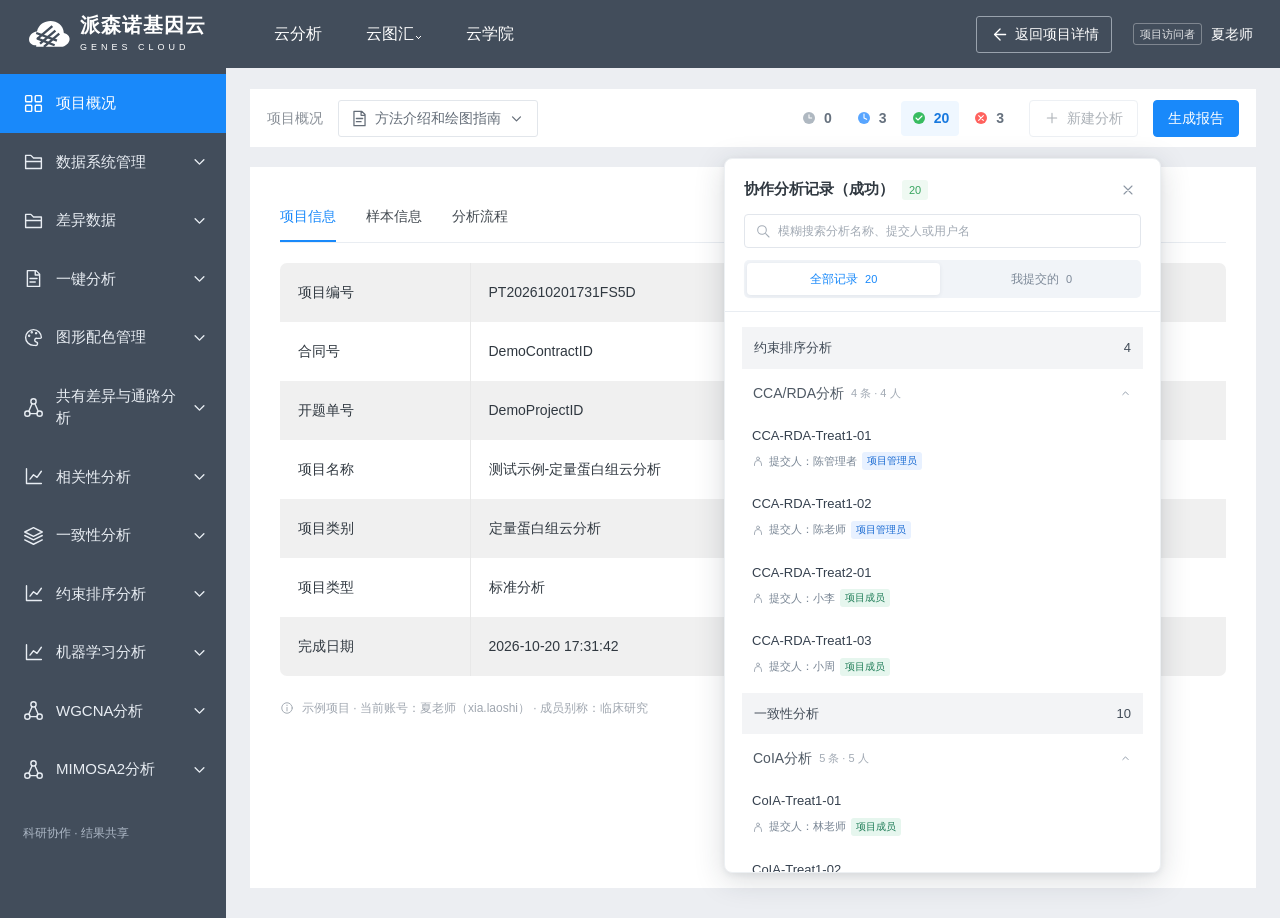
<file: 项目协作-多人分析演示-桌面版.html>
<!doctype html>
<html lang="zh-CN">
<head>
  <meta charset="utf-8">
  <meta name="viewport" content="width=1280">
  <meta name="color-scheme" content="light">
  <title>项目协作 · 派森诺基因云平台</title>
  <meta name="description" content="派森诺科研课题组管理：管理项目、课题组与成员，体验单项目和批量项目协作。">
  <meta name="theme-color" content="#1989fa">
  <link rel="icon" href="data:image/svg+xml,%3Csvg xmlns='http://www.w3.org/2000/svg' viewBox='0 0 64 64'%3E%3Crect width='64' height='64' rx='18' fill='%231989fa'/%3E%3Cpath d='M22 17h12a10 10 0 0 1 0 20H22m0-20v31m0-20h12' fill='none' stroke='white' stroke-width='5' stroke-linecap='round'/%3E%3C/svg%3E">
  <style>
/* 派森诺科研协作空间 · 统一视觉样式 */
:root{--ink:#232c37;--text:#45494e;--muted:#8e9195;--blue:#204473;--blue2:#193861;--teal:#204473;--pale:#edeff1;--line:#e8e9eb;--bg:#f6f6f6;--white:#fff;--error:#cd5e5c;--shadow:0 4px 18px #262f3b05;--radius:12px}
*{box-sizing:border-box}body{margin:0;background:var(--bg);color:var(--ink);font:14px/1.6 -apple-system,BlinkMacSystemFont,"PingFang SC","Microsoft YaHei",sans-serif;-webkit-font-smoothing:antialiased}button,input,select{font:inherit}button,a,input,select{-webkit-tap-highlight-color:transparent}button{cursor:pointer;border:0}button:disabled{cursor:not-allowed;opacity:.45}a{color:inherit;text-decoration:none}button,input,select,a{outline-offset:4px}button:focus-visible,a:focus-visible{outline:2px solid #53729a}input:focus,select:focus{outline:none;border-color:#768ba7!important;box-shadow:0 0 0 3px #20447310}button{transition:background .16s,color .16s,border-color .16s,box-shadow .16s}h1,h2,h3,p{margin:0}svg{display:block}.icon{width:19px;height:19px;flex-shrink:0}input[type=checkbox],input[type=radio]{width:16px;height:16px;accent-color:var(--blue);cursor:pointer}::selection{background:#d1dae5}.app-shell{display:grid;grid-template-columns:222px minmax(0,1fr);min-height:100vh}
.sidebar{position:sticky;top:0;display:flex;flex-direction:column;height:100vh;background:#fff;border-right:1px solid var(--line);padding:0 17px;z-index:3}.brand{display:flex;align-items:center;gap:10px;height:93px;padding-left:10px}.brand-symbol{display:grid;place-items:center;width:39px;height:40px;color:#fff;background:var(--blue);border-radius:11px}.brand-symbol svg{width:28px;height:28px}.brand strong{font-size:24px;letter-spacing:1.5px;line-height:1.15;display:block;font-weight:750}.brand-dot{color:var(--blue)}.brand small{display:block;font-size:10px;color:var(--muted);letter-spacing:3px;margin-top:4px}.workspace-label{display:flex;align-items:center;gap:10px;padding:13px 11px;background:#f7f7f7;border:1px solid var(--line);border-radius:8px;margin:9px 0 28px;font-size:12px;font-weight:650}.workspace-label small{display:block;font-size:10px;color:var(--muted);font-weight:400;margin-top:1px}.workspace-logo{background:white;padding:7px;border:1px solid var(--line);border-radius:7px;color:var(--blue)}.workspace-logo .icon{width:17px;height:17px}.workspace-indicator{width:6px;height:6px;border-radius:50%;background:#6b82a1;margin-left:auto}.side-caption{font-size:10px;letter-spacing:1px;color:#a4a7aa;margin:0 12px 11px}.side-nav{display:grid;gap:6px}.nav-item{display:flex;align-items:center;gap:12px;height:44px;padding:0 13px;border-radius:7px;text-align:left;background:transparent;color:#7b7f83;font-size:13px;white-space:nowrap}.nav-item:hover{background:#f6f6f7;color:var(--ink)}.nav-item.active{background:#edeff1;color:var(--blue);font-weight:650}.nav-icon .icon{width:18px;height:18px}.nav-count{margin-left:auto;padding:0 6px;min-width:21px;border-radius:5px;font-size:10px;background:#dee1e5;color:#49607e}.side-bottom{margin:auto 1px 21px;background:linear-gradient(135deg,#f2f3f4,#f4f5f7);border:1px solid #e7e9eb;border-radius:10px;padding:18px 14px;position:relative;overflow:hidden}.side-note-icon{width:30px;height:30px;border-radius:9px;display:grid;place-items:center;background:#e4e7ea;color:#596c85;margin-bottom:13px}.side-note-icon .icon{width:17px;height:17px}.side-bottom strong{font-size:12px;color:#585c62}.side-bottom p{font-size:11px;color:#8d9095;margin:8px 0 17px;line-height:1.85}.side-note-badge{font-size:10px;color:#7f848b;display:flex;gap:6px;align-items:center}.side-note-badge i,.demo-badge i{width:5px;height:5px;display:inline-block;background:#71849d;border-radius:50%}.side-user{display:flex;align-items:center;gap:10px;padding:18px 8px 22px;border-top:1px solid var(--line)}.side-user strong{font-size:12px;font-weight:600}.side-user small{display:block;font-size:10px;color:var(--muted)}.user-avatar{width:33px;height:33px;border-radius:50%;display:grid;place-items:center;background:#f1e6d7;color:#9b7a55;font-size:12px;font-weight:650;flex-shrink:0}.user-online{width:6px;height:6px;border-radius:50%;background:#7c8590;margin-left:auto}
.workspace{min-width:0;display:flex;flex-direction:column}.topbar{height:67px;display:flex;align-items:center;justify-content:space-between;border-bottom:1px solid var(--line);background:#ffffffda;padding:0 35px;gap:16px}.crumb{font-size:11px;color:#8e9194}.crumb strong{font-weight:500;color:#43484e}.crumb>span{margin:0 12px;color:#c5c7c9}.header-actions{display:flex;align-items:center;gap:21px}.demo-badge{display:flex;align-items:center;gap:7px;font-size:10px;color:#909397}.identity-switch{display:flex;gap:10px;align-items:center;font-size:11px;color:#9c9ea1}.identity-switch select{height:29px;border:1px solid var(--line);border-radius:6px;font-size:11px;padding:0 8px;background:white;color:#5d6166}.header-avatar{width:29px;height:29px;font-size:11px}.page{padding:31px 35px 0;max-width:1680px;margin:0 auto;width:100%;animation:page-in .22s ease}.page-heading{display:flex;align-items:center;justify-content:space-between;gap:18px;margin-bottom:25px}.eyebrow{font-size:10px;letter-spacing:1.5px;color:#82868c;font-weight:500;margin-bottom:7px}.page-heading h1{font-size:27px;line-height:1.4;font-weight:650;letter-spacing:.3px;color:#232d3a}.page-heading p{font-size:12px;color:#96999c;margin-top:7px}.heading-actions{display:flex;align-items:center;gap:10px}.btn{display:inline-flex;align-items:center;justify-content:center;gap:7px;min-height:36px;padding:0 14px;white-space:nowrap;border:1px solid #dee0e3;border-radius:7px;background:#fff;color:#686b71;font-size:12px;font-weight:500}.btn:hover:not(:disabled){background:#f4f5f6;border-color:#c3c7cc}.btn .icon{width:15px;height:15px}.btn.primary{background:var(--blue);border-color:var(--blue);color:#fff;box-shadow:0 2px 3px #1e2f4610}.btn.primary:hover:not(:disabled){background:var(--blue2);border-color:var(--blue2);box-shadow:0 3px 8px #1e355420}.btn.small{font-size:11px;min-height:29px;padding:0 10px;border-radius:5px}.btn.quiet{background:transparent;border-color:transparent;padding:0 7px;color:#7e8286}.btn.quiet:hover:not(:disabled){background:#f1f2f4;color:var(--blue)}.btn.text-primary{color:var(--blue);font-weight:550}.btn.danger{background:#fff7f6;color:#c26962;border-color:#f0dcd8}.btn.danger:hover:not(:disabled){background:#fcecea;border-color:#e4b9b2}.btn.ghost{background:transparent}.view-icon{border:1px solid var(--line);background:#fff;width:34px;height:34px;display:grid;place-items:center;border-radius:6px;color:#8b8e93}.view-icon .icon{width:16px;height:16px}
.stats-grid{display:grid;grid-template-columns:repeat(4,minmax(0,1fr));gap:16px;margin:0 0 26px}.stat-card{position:relative;background:white;border:1px solid var(--line);border-radius:10px;padding:19px 20px 17px;box-shadow:var(--shadow);overflow:hidden}.stat-top{display:flex;justify-content:space-between;align-items:center;color:#909498;font-size:11px}.stat-icon{display:grid;place-items:center;width:30px;height:30px;border-radius:8px;background:#eff1f3;color:#7f8996}.stat-card:nth-child(2) .stat-icon{background:#edf2fa;color:#83a0c6}.stat-card:nth-child(3) .stat-icon{background:#f8f3e8;color:#c3a465}.stat-card:nth-child(4) .stat-icon{background:#f2eef8;color:#a292bd}.stat-icon .icon{width:16px;height:16px}.stat-number{font-size:29px;font-weight:600;line-height:1.3;margin:7px 0 5px;letter-spacing:-1px}.stat-number small{font-size:10px;font-weight:400;color:#a4a7aa;letter-spacing:0;margin-left:8px}.stat-desc{font-size:10px;color:#a6a9ac}.stat-desc .accent{color:#77818e;margin-right:5px}.stat-spark{position:absolute;right:20px;bottom:19px;width:58px;height:21px;opacity:.7}.surface{background:#fff;border:1px solid var(--line);border-radius:var(--radius);box-shadow:var(--shadow);overflow:hidden}.surface-top{display:flex;justify-content:space-between;align-items:center;padding:0 22px;border-bottom:1px solid var(--line);min-height:58px}.list-tabs{display:flex;gap:28px;min-height:58px}.list-tabs button{display:flex;align-items:center;gap:8px;padding:0;position:relative;background:transparent;color:#96999c;font-size:12px;border:0}.list-tabs button.active{color:var(--blue);font-weight:650}.list-tabs button.active:after{content:"";position:absolute;left:0;right:0;bottom:-1px;height:2px;background:var(--blue);border-radius:2px}.tab-count{padding:0 5px;border-radius:4px;font-size:9px;color:#9fa1a4;background:#f1f2f3;font-weight:500}.active .tab-count{color:var(--blue);background:#e9ebee}.surface-title{font-size:14px;font-weight:600}.surface-caption{font-size:10px;color:#a4a6a9}.toolbar,.list-toolbar{display:flex;align-items:center;justify-content:space-between;gap:12px;padding:18px 22px}.toolbar-right{display:flex;align-items:center;gap:10px}.search-wrap{display:flex;align-items:center;gap:8px;min-height:35px;max-width:350px;width:100%;border:1px solid #e7e8ea;border-radius:6px;background:#fbfbfc;padding:0 11px;transition:border .2s}.search-wrap:focus-within{border-color:#8d9db2}.search-wrap .icon{width:15px;height:15px;color:#9ea1a6}.search-wrap input{width:100%;min-width:0;border:0!important;background:transparent;font-size:11px;color:#4d5258;height:33px;outline:none!important;box-shadow:none!important}.search-wrap input::placeholder{color:#b0b2b5}.small-count{color:#a3a6a9;font-size:10px;white-space:nowrap}.selection-note{padding:0 22px 13px;color:#84898f;font-size:11px;display:flex;gap:10px;align-items:center}.selection-note button{background:transparent;color:var(--blue);font-size:11px}
.table-scroll{width:100%;overflow:auto}.table-shell table{width:100%;border-collapse:collapse;text-align:left;white-space:normal}.table-shell th{padding:12px 17px;font-size:10px;color:#9ca0a4;font-weight:500;background:#f9f9f9;white-space:nowrap;border-top:1px solid #f0f1f2;border-bottom:1px solid #eeeff1}.table-shell td{padding:17px;font-size:11px;color:#7e8288;border-bottom:1px solid #eeeff1;vertical-align:middle}.table-shell tbody tr:last-child td{border-bottom:0}.table-shell tbody tr{transition:background .15s}.table-shell tbody tr:hover{background:#fcfcfc}.table-shell tbody tr.selected{background:#f4f5f6}.check-cell{width:43px;text-align:center!important;padding-left:17px!important;padding-right:4px!important}.check-cell input{width:14px;height:14px}.project-table table{min-width:950px}.project-title-cell{display:flex;align-items:center;gap:12px;min-width:250px}.project-mark{width:35px;height:39px;border-radius:7px;background:#edeef0;display:grid;place-items:center;flex-shrink:0;color:#949ba4}.project-mark .icon{width:18px;height:18px}.project-mark.lavender{background:#f0edf6;color:#aaa0c1}.project-mark.sand{background:#f9f3e9;color:#c5ad7d}.project-mark.blue{background:#eaf1f6;color:#88a6bd}.project-name{display:block;font-size:11px;font-weight:550;color:#4c5158;text-align:left;background:transparent;padding:0;max-width:290px;line-height:1.7}.project-name:hover{color:var(--blue)}.project-code{display:block;font-size:9px;letter-spacing:.25px;color:#a6a9ac;margin-top:3px;font-variant-numeric:tabular-nums}.project-meta{white-space:nowrap;font-size:10px;color:#a5a8ab}.project-meta small{display:block;font-size:9px;color:#b6b8bb;margin-top:3px}.category-tag{display:inline-block;padding:3px 7px;background:#f2f3f5;color:#8a9097;border:1px solid #e8eaec;border-radius:4px;font-size:9px;white-space:nowrap}.date-cell{white-space:nowrap;font-variant-numeric:tabular-nums;font-size:10px!important;color:#a8aaac!important}.status-chip{display:inline-flex;align-items:center;gap:5px;padding:3px 7px;border-radius:4px;background:#f0f1f3;font-size:9px;color:#7b8491;white-space:nowrap}.status-chip:before{content:"";width:4px;height:4px;border-radius:50%;background:#89919c}.table-actions{display:flex;gap:3px;align-items:center;justify-content:flex-end;white-space:nowrap}.table-actions .primary{background:#edeff1;border-color:#e4e7ea;color:#566c8a;box-shadow:none;font-size:10px}.table-actions .primary:hover:not(:disabled){background:#e3e6e9;border-color:#c0cad7;color:#405674}.table-actions .btn.quiet{font-size:10px}.table-actions .danger{color:#c07870;background:transparent;border-color:transparent}.table-footer{display:flex;justify-content:space-between;align-items:center;padding:15px 22px;border-top:1px solid var(--line);font-size:10px;color:#a6a9ac;gap:12px}.page-info{display:flex;gap:7px;align-items:center}.page-chip{display:grid;place-items:center;width:25px;height:25px;border:1px solid #e2e4e6;background:#f2f3f4;color:#7c8590;border-radius:5px}.table-footer button{background:#f7f7f8;color:#b7b9bc;width:25px;height:25px;border-radius:5px}.list-foot{display:flex;align-items:center;gap:7px;color:#a7aaad;font-size:10px;padding-top:16px}.list-foot .icon{width:13px;height:13px}.workspace-footer{display:flex;justify-content:space-between;gap:10px;margin:auto 35px 0;padding:30px 0 23px;font-size:9px;color:#afb1b4}.empty-cell{text-align:center;padding:55px!important;color:#a0a2a5!important}.empty-icon{display:grid;place-items:center;margin:0 auto 12px;border-radius:13px;background:#f2f3f4;color:#9399a1;width:48px;height:48px}.empty-cell strong{display:block;font-size:13px;color:#72777d;font-weight:500}.empty-cell p{margin-top:6px;font-size:11px}.empty-cell .btn{margin-top:18px}
.avatar{display:grid;place-items:center;width:34px;height:34px;flex-shrink:0;border-radius:50%;font-size:12px;color:#808791;background:#eaecee}.avatar.lavender{background:#efeaf5;color:#a493b9}.avatar.sand{background:#f6eee1;color:#b6a177}.avatar.blue{background:#e8eff7;color:#8ca6bd}.avatar.coral{background:#f9eae4;color:#c6a295}.member-cell{display:flex;align-items:center;gap:11px}.member-name{font-size:12px;color:#53585e;font-weight:550}.member-note{font-size:10px;display:block;color:#a5a8ab;margin-top:3px}.role-pill{display:inline-flex;align-items:center;gap:5px;border-radius:5px;padding:4px 8px;font-size:10px;background:#f0f1f2;color:#7c838c}.role-pill .icon{width:12px;height:12px}.role-pill.admin{background:#eaf0f8;color:#7f9dbb}.role-pill.visitor{background:#f6f1e7;color:#b49f74}.role-pill.owner{background:#eceef0;color:#677c97}.support-tag{display:inline-flex;padding:2px 5px;margin-left:5px;font-size:8px;background:#ecf2f9;color:#8b9db7;border-radius:4px;font-weight:400;white-space:nowrap}.roster{display:flex;align-items:center;flex-wrap:wrap;gap:7px}.roster-item{display:inline-flex;align-items:center;gap:5px;font-size:10px;color:#898c91;background:#f8f8f9;border:1px solid #ecedef;border-radius:5px;padding:4px 7px}.roster-item .avatar{width:19px;height:19px;font-size:8px}.roster-item .support-tag{display:none}.roster-empty,.more-count{font-size:10px;color:#a3a7ab}.group-chip{display:inline-flex;font-size:10px;color:#818891;background:#f0f2f4;padding:4px 8px;border-radius:4px;margin:3px 5px 3px 0}.group-table table{min-width:850px}.group-cell{display:flex;gap:12px;align-items:center;min-width:190px}.group-cell strong{font-size:12px;color:#595e64;font-weight:550}.group-cell small{display:block;font-size:10px;color:#afb1b3;margin-top:3px}.group-emblem{width:38px;height:38px;border:1px solid #e4e7ea;background:#eff1f3;display:grid;place-items:center;border-radius:9px;color:#838d9a}.group-emblem .icon{width:18px;height:18px}.group-table td{padding-top:23px;padding-bottom:23px}.group-actions{flex-wrap:wrap;gap:5px}.group-actions .support-state{color:#9fa2a6;font-size:9px;padding:0 7px}.info-banner{display:flex;gap:12px;align-items:center;background:#f0f1f3;border:1px solid #e4e6e9;border-radius:9px;padding:14px 18px;margin-bottom:22px}.info-banner>.icon{color:#8d939b;width:18px;height:18px}.info-banner h2{font-size:11px;color:#7a8088;font-weight:550}.info-banner p{font-size:10px;color:#9a9fa5;margin-top:2px}.info-banner .btn{margin-left:auto}.directory-table table{min-width:680px}.directory-table th,.directory-table td{padding-left:25px;padding-right:25px}.directory-table td{height:86px}.directory-table .member-account-stack{display:flex;flex-direction:column;gap:6px;min-width:180px}.directory-table .member-account-line{display:grid;grid-template-columns:48px minmax(0,1fr);gap:6px;align-items:baseline;font-size:11px;line-height:1.35}.directory-table .member-account-line>span:first-child{color:#8a9099}.directory-table .member-account-line>span:last-child{color:#303133;overflow-wrap:anywhere}.directory-table .member-account-line>span:last-child.empty{color:#a3a7ab}.fixed{color:#aeb0b3;font-size:10px}
.back-link{display:inline-flex;align-items:center;gap:5px;background:transparent;color:#91959b;font-size:11px;padding:0;margin-bottom:18px}.back-link .icon{width:13px;height:13px}.detail-card{display:flex;justify-content:space-between;gap:20px;align-items:center;padding:24px;margin-bottom:22px}.detail-title{display:flex;align-items:center;gap:15px}.detail-title h1{font-size:21px;font-weight:600}.detail-title p{color:#9ea2a6;font-size:10px;margin-top:5px}.detail-meta{display:grid;grid-template-columns:repeat(4,1fr);gap:15px;padding:0 24px 22px;margin-top:-8px}.detail-meta span{font-size:10px;color:#a6a9ac}.detail-meta strong{display:block;font-size:11px;color:#767a80;font-weight:400;margin-top:4px}.detail-header{margin-bottom:24px}.detail-header .detail-card{margin:0;border:0;box-shadow:none}.detail-header .project-mark{width:47px;height:49px}.detail-tabs{display:flex;gap:26px;border-top:1px solid var(--line);padding:0 24px}.detail-tabs button{padding:15px 0;background:transparent;color:#a1a4a7;font-size:12px;border-bottom:2px solid transparent}.detail-tabs button.active{color:var(--blue);border-bottom-color:var(--blue)}.section-header{display:flex;align-items:center;justify-content:space-between;padding:19px 23px 0;gap:15px}.section-header h2{font-size:14px;font-weight:550}.section-header p{font-size:10px;color:#a5a8ab;margin-top:3px}.section-actions{display:flex;gap:8px}.summary-panels{display:grid;grid-template-columns:1.5fr 1fr;gap:20px}.summary-panel{padding:25px}.summary-panel h2{font-size:14px;font-weight:550;margin-bottom:19px}.progress-row{display:flex;justify-content:space-between;align-items:center;margin-bottom:14px;font-size:11px;color:#898e94}.progress-track{height:6px;border-radius:3px;background:#edeef0;overflow:hidden;margin-top:6px}.progress-track i{display:block;height:100%;background:#8798ae;border-radius:3px}.progress-track.blue i{background:#9bb0c6}.progress-track.sand i{background:#c8b58c}.overview-list{display:grid;gap:13px}.overview-item{display:flex;gap:10px;align-items:center;font-size:11px;color:#7c8289}.overview-item .icon{width:17px;height:17px;color:#a2a7ad}.overview-item small{margin-left:auto;color:#a9acaf}.data-grid{display:grid;grid-template-columns:repeat(3,1fr);gap:17px}.data-card{padding:24px}.data-card .icon{color:#959ba2;margin-bottom:18px;width:27px;height:27px}.data-card h3{font-size:14px;font-weight:550;margin-bottom:6px}.data-card p{font-size:11px;color:#a3a7ab;min-height:34px;margin-bottom:20px}.download-toggle{display:flex;gap:8px;align-items:center;font-size:11px;color:#93969a}.detail-permission{display:flex;justify-content:space-between;padding:18px 23px;border-top:1px solid var(--line);gap:12px;flex-wrap:wrap;font-size:10px;color:#a4a7ab}
.modal-root[hidden],.account-tip[hidden]{display:none}.modal-root{position:fixed;inset:0;z-index:20;background:#1d242e5c;backdrop-filter:blur(4px);display:grid;place-items:center;padding:24px;animation:fade-in .15s ease}.modal{width:min(490px,100%);max-height:calc(100dvh - 48px);overflow:auto;border-radius:15px;background:#fff;box-shadow:0 25px 90px #1c243036;animation:modal-in .2s ease}.modal-wide{width:min(860px,100%)}.modal-head{padding:25px 27px 20px;display:flex;justify-content:space-between;align-items:flex-start;border-bottom:1px solid var(--line);gap:15px}.modal-head h2{font-size:19px;font-weight:600;margin:0 0 5px;color:#343e4a}.modal-head p{font-size:11px;color:#9ea2a6;line-height:1.8}.modal-close,.chip-close{display:grid;place-items:center;background:#f4f5f7;border-radius:6px;color:#a4a7ab;width:27px;height:27px;flex-shrink:0;font-size:20px;line-height:1}.modal-close:hover,.chip-close:hover{background:#e9ebee;color:#717a85}.modal-body{padding:24px 27px}.modal-foot{position:sticky;bottom:0;padding:17px 27px;display:flex;justify-content:flex-end;gap:9px;background:#fff;border-top:1px solid var(--line);z-index:1}.modal-foot .btn{min-height:37px}.field{display:block;margin-bottom:19px}.field-label{display:block;color:#7a7f85;font-size:11px;font-weight:550;margin-bottom:7px}.field input,.field select,.picker-right select{width:100%;height:39px;border:1px solid #dfe2e5;border-radius:7px;background:#fff;padding:0 11px;font-size:12px;color:#6a6f75}.field input::placeholder{color:#b4b7ba;font-size:11px}.field-error{display:none;margin-top:5px;color:var(--error);font-size:10px}.field.invalid .field-error{display:block}.field.invalid input{border-color:#dca39a}.inline-error{border:1px solid #f0ded7;background:#fff6f1;padding:10px 12px;border-radius:6px;font-size:11px;color:#be8c7b;margin:12px 0}.demo-example{color:#a4a8ae;font-size:10px;margin-top:14px}.autofill-tag{font-size:9px;padding:2px 5px;background:#edeff1;color:#87909b;border-radius:3px;margin-left:5px}.account-preview,.verify-success{display:flex;align-items:center;gap:10px;background:#f0f2f4;border:1px solid #e1e4e7;border-radius:8px;padding:12px;margin-bottom:17px}.account-preview strong,.verify-success strong{display:block;font-size:12px;font-weight:550;color:#747c87}.account-preview small,.verify-success span{display:block;font-size:10px;color:#969ca4;margin-top:3px}.account-preview>span:last-child,.verify-success .checkmark{margin-left:auto;white-space:nowrap;font-size:9px;color:#858e9a}.verify-success .avatar{width:31px;height:31px}.role-choices{display:grid;gap:10px}.role-option{display:flex;align-items:center;gap:11px;border:1px solid #e3e6e9;border-radius:8px;padding:13px;cursor:pointer}.role-option:has(input:checked){border-color:#91a1b5;background:#f3f4f5}.role-option .role-icon{display:grid;place-items:center;width:32px;height:32px;border-radius:7px;background:#e9ebee;color:#878f9a}.role-option .role-icon .icon{width:17px;height:17px}.role-option strong{font-size:12px;font-weight:550;color:#767d87;display:block}.role-option small{font-size:10px;color:#9fa4ab;display:block;margin-top:2px}.verify-hint,.fixed-admin-role{padding:12px;background:#f4f5f6;border:1px solid #e2e5e9;border-radius:7px;font-size:11px;color:#8e949b}.confirm-warning{padding:12px;font-size:11px;background:#fcf6ec;color:#b49b70;border:1px solid #f0e7d2;border-radius:7px;margin-top:16px}.account-tip{position:fixed;z-index:30;left:50%;transform:translateX(-50%);width:min(490px,calc(100vw - 40px));display:flex;align-items:flex-start;gap:10px;background:white;padding:15px 20px;box-shadow:0 8px 40px #2733422b;border-radius:12px;color:#878e97;font-size:12px;border:1px solid #e3e6e9}.account-tip-icon{color:var(--blue);padding-top:2px}.account-tip-icon .icon{width:17px;height:17px}.collab-context{display:flex;justify-content:space-between;align-items:center;background:#f0f1f3;border:1px solid #e2e5e8;border-radius:7px;padding:12px 14px;color:#8f97a1;font-size:11px;margin-bottom:17px;gap:8px}.collab-context b{color:#717b89}.picker-layout{display:grid;grid-template-columns:1fr 1.15fr;gap:16px}.picker-block{background:#f9fafb;border:1px solid #e2e5e9;border-radius:9px;padding:15px}.picker-block h3{color:#7b828b;font-size:12px;font-weight:550;margin-bottom:12px}.check-list{display:grid;gap:7px;max-height:224px;overflow:auto}.check-item{display:flex;align-items:center;gap:9px;padding:11px;border:1px solid #e5e8eb;background:#fff;border-radius:7px;min-width:0}.check-item:has(input:checked){border-color:#9eaec3;background:#f3f4f6}.check-item input{width:14px;height:14px;flex-shrink:0}.check-main{flex:1;min-width:0}.check-main strong{display:block;font-size:11px;font-weight:550;color:#7f858e}.check-main small{display:block;font-size:9px;color:#a6abb1;margin-top:3px;white-space:nowrap;overflow:hidden;text-overflow:ellipsis}.picker-tools{display:flex;align-items:center;justify-content:space-between;gap:6px;margin-bottom:10px;font-size:10px;color:#9fa5ac}.picker-tools .btn{font-size:10px;min-height:23px}.current-members{margin-top:16px}.current-members .check-list{grid-template-columns:1fr 1fr;max-height:175px}.current-members .check-main{min-width:0}.picker-note{font-size:9px;color:#a1a7ae}.owner-tag{font-size:9px;color:#929aa5}.member-picker{display:grid;grid-template-columns:1fr auto;gap:11px;align-items:end;margin-bottom:18px}.picker-select{margin:0}.picker-buttons{display:flex;gap:7px}.picker-buttons .btn{min-height:39px;font-size:10px}.selected-picker{background:#f9f9fa;border:1px solid #e2e5e8;border-radius:9px;padding:14px}.picker-title{font-size:11px;color:#838b95;margin-bottom:10px}.picker-title b{margin-left:6px;font-weight:550;color:#717c8a}.picker-member{display:flex;justify-content:space-between;gap:8px;align-items:center;padding:10px;background:#fff;border:1px solid #e2e5e9;border-radius:6px;margin-bottom:7px}.picker-member small{font-size:10px;color:#9fa4ab}.picker-right{display:flex;gap:8px;align-items:center}.picker-right select{width:90px;height:30px;font-size:10px}.picker-empty{padding:24px 10px;color:#a2a7ae;border:1px dashed #cfd8e3;border-radius:6px;text-align:center;font-size:11px}.project-picker{margin-bottom:16px}.project-list-picker{max-height:165px}.picker-summary{font-size:10px;color:#989ea7;margin-top:10px}.toast{position:fixed;z-index:50;left:50%;bottom:27px;transform:translate(-50%,10px);opacity:0;pointer-events:none;background:#2c3848;box-shadow:0 4px 20px #232e3d28;color:#fff;border-radius:9px;padding:12px 20px;font-size:12px;transition:opacity .18s,transform .18s}.toast.show{opacity:1;transform:translate(-50%,0)}
@keyframes page-in{from{opacity:.5;transform:translateY(5px)}to{opacity:1;transform:none}}@keyframes fade-in{from{opacity:0}to{opacity:1}}@keyframes modal-in{from{transform:translateY(9px);opacity:.5}to{transform:none;opacity:1}}
@media(min-width:1600px){.page{padding-top:40px}.stat-card{padding:23px}.table-shell td{padding-top:21px;padding-bottom:21px}}



@media(prefers-reduced-motion:reduce){*,*:before,*:after{animation:none!important;transition:none!important;scroll-behavior:auto!important}}
@media(min-width:641px){.detail-meta.basic-meta{grid-template-columns:repeat(3,minmax(0,1fr))}}
/* 提升信息密度与文字对比，便于长时间查看项目 */
.stat-top{color:#767a80;font-size:12px}.stat-desc{color:#898d92;font-size:10px}.stat-desc .accent{color:#6b7582}.stat-number{color:#2c3848}.surface-caption{color:#8c9096}.page-heading p{color:#85888d}.eyebrow{color:#80858c}.table-shell th{color:#82868c;font-size:11px}.table-shell td{color:#75797f;font-size:12px}.project-name{color:#434950;font-size:12px;font-weight:550}.project-code{color:#919499;font-size:10px}.project-meta{color:#909398}.project-meta small{color:#a0a3a7}.date-cell{color:#909398!important;font-size:11px!important}.category-tag{color:#79818b;font-size:10px}.status-chip{color:#6d7784;font-size:10px}.table-actions .btn.quiet{font-size:11px}.table-actions .primary{font-size:11px}.small-count{color:#888c92;font-size:11px}.table-footer{color:#8f9398}.member-name,.group-cell strong{color:#464c54;font-size:13px}.member-note{color:#909398;font-size:11px}.roster-item{color:#6c727a;font-size:11px}.group-chip{color:#6c737c;font-size:11px}.list-tabs button{font-size:13px}.search-wrap input{font-size:12px}.search-wrap input::placeholder{color:#9fa2a6}.field-label{color:#666c73;font-size:12px}.field input,.field select{color:#4d535a;font-size:13px}.modal-head p{color:#878b91;font-size:12px}.check-main strong{color:#636a73;font-size:12px}.check-main small{color:#888e95;font-size:10px}.picker-block h3{color:#646d78;font-size:13px}.picker-tools{color:#818993;font-size:11px}.role-option strong{color:#56667a}.role-option small{color:#7e8691}.picker-note{color:#878d96}.info-banner h2{color:#69707a;font-size:12px}.info-banner p{color:#8a9098;font-size:11px}.table-actions .danger{color:#b56560}.list-foot{color:#96999f}.group-actions .support-state{color:#91959b}.project-table tbody td{padding-top:16px;padding-bottom:16px}

/* 项目列表目录及二级菜单 */
.project-nav-group{display:grid;gap:3px}.project-menu-button{width:100%}.project-menu-button.directory-active{color:var(--blue);font-weight:600}.nav-menu-chevron{font-size:13px;color:#989da3;margin-left:3px;transition:transform .15s}.project-menu-button[aria-expanded=false] .nav-menu-chevron{transform:rotate(180deg)}.nav-submenu{display:grid;gap:4px;padding-left:18px;margin:1px 0 9px;border-left:1px solid #eaebec;margin-left:21px}.nav-submenu[hidden]{display:none}.nav-sub-item{height:36px;font-size:12px;padding-left:10px;gap:9px}.nav-sub-dot{width:4px;height:4px;border-radius:50%;background:#b7babe}.nav-sub-item.active .nav-sub-dot{background:var(--blue)}
/* 按参考页面完整展示项目字段 */
.reference-project-table table{min-width:1380px;table-layout:fixed}.reference-project-table .check-cell{width:38px}.ticket-column{width:152px}.contract-column{width:135px}.code-column{width:214px}.name-column{width:215px}.category-column{width:185px}.created-column{width:174px}.status-column{width:82px}.reference-project-table th,.reference-project-table td{padding-left:13px;padding-right:13px}.reference-project-table th{color:#6c7177;font-size:12px}.reference-project-table td{padding-top:20px;padding-bottom:20px;color:#55595f}.ticket-cell{display:flex;align-items:center;gap:9px;white-space:nowrap}.ticket-link{padding:0;background:transparent;color:var(--blue);font-size:12px}.ticket-link:hover{text-decoration:underline}.copy-ticket{display:grid;place-items:center;width:23px;height:25px;border-radius:4px;background:transparent;color:#828b97;padding:3px;flex-shrink:0}.copy-ticket:hover{background:#edeff1;color:var(--blue)}.copy-ticket .icon{width:13px;height:13px}.contract-value{font-variant-numeric:tabular-nums;font-size:12px}.platform-code{font-size:11px;white-space:nowrap;font-variant-numeric:tabular-nums;color:#5a5f66;letter-spacing:-.2px}.project-demo-tag{margin-left:5px;display:inline-block;font-size:9px;line-height:1.5;vertical-align:1px;background:#edeef0;color:#727b87;padding:0 4px;border-radius:3px}.reference-project-name{font-size:12px;line-height:1.8;color:#474d55;text-align:left;background:transparent;padding:0;overflow-wrap:anywhere}.reference-project-name:hover{color:var(--blue)}.reference-category{line-height:1.8}.reference-created{font-size:11px!important;white-space:nowrap;font-variant-numeric:tabular-nums}.reference-status{font-size:12px;color:#6b727c;white-space:nowrap}.project-actions-column{position:sticky;right:0;width:175px;background:#fff;box-shadow:-8px 0 12px -12px #27324055;z-index:2}.reference-project-table thead .project-actions-column{background:#f9f9f9;z-index:3}.reference-project-table tr.selected .project-actions-column{background:#f4f5f6}.reference-project-table tr:hover .project-actions-column{background:#fcfcfc}.reference-project-table .project-actions-column .table-actions{gap:7px;justify-content:center}.project-reference-note{display:flex;align-items:flex-start;gap:7px;background:#f2f3f4;color:#83888e;border:1px solid #e4e6e8;border-radius:6px;margin:0 22px 15px;padding:10px 12px;font-size:11px}.project-reference-note .icon{width:14px;height:14px;margin-top:2px}
/* 在同一份名单中添加或移除协作成员 */
.inline-collab-members{max-height:345px}.inline-member-hint{font-size:10px;color:#858c95;margin:0 0 12px;line-height:1.7}.inline-member-row{align-items:center;padding:10px;gap:8px}.inline-member-choice{display:flex;align-items:center;gap:9px;flex:1;min-width:0;cursor:pointer}.inline-member-choice>.avatar{width:29px;height:29px;font-size:11px}.inline-member-actions{display:flex;flex-direction:column;align-items:flex-end;gap:2px;min-width:44px}.member-selection-state{font-size:9px;color:#9198a2;white-space:nowrap}.member-selection-state.removed{color:#bc8174}.inline-member-row.pending-removal{background:#fff8f4;border-color:#eddcd4}.inline-member-row.pending-removal .check-main strong{color:#ad998b}.inline-member-row .btn{min-height:24px;font-size:10px;padding:0 6px}.inline-collab-summary{display:flex;justify-content:space-between;gap:10px;font-size:10px;color:#989ea6;padding-top:17px;flex-wrap:wrap}.inline-collab-summary b{font-weight:600;color:var(--blue)}.pending-count{color:#b78170}


/* 按参考界面统一为深灰蓝导航与蓝色操作色 */
:root{--ink:#303133;--text:#606266;--muted:#909399;--blue:#1989fa;--blue2:#337ecc;--teal:#1989fa;--pale:#ecf5ff;--line:#e4e7ed;--bg:#f2f3f5;--error:#f56c6c}
.sidebar{background:#414b57;border-right:0;padding:0}.brand{padding-left:25px;color:#fff}.brand-dot{color:#fff}.brand small{color:#c4cbd4}.brand-symbol{background:#fff;color:#414b57}.workspace-label{margin:9px 17px 27px;background:#38434f;border-color:#526170;color:#fff}.workspace-label small{color:#b7c1cb}.workspace-logo{background:#485563;border-color:#657180;color:#dfe9f4}.workspace-indicator{background:#69b1ff}.side-caption{color:#b1bac4;margin-left:26px}.nav-item{color:#d4dce5;border-radius:0;padding-left:26px;height:46px}.nav-item:hover{background:#485766;color:#fff}.nav-item.active{background:#198ffa;color:#fff}.project-menu-button.directory-active{background:#38434f;color:#fff}.nav-count{color:#dce7f5;background:#5c6a79}.nav-menu-chevron{color:#b9c4cf}.nav-submenu{padding:0;margin:0 0 8px;border:0}.nav-sub-item{padding-left:49px;font-size:12px;height:40px}.nav-sub-dot{display:none}.side-bottom{margin:auto 17px 20px;background:#3a4653;border-color:#566575}.side-note-icon{background:#4a5c70;color:#a9d0ff}.side-bottom strong{color:#e2e9f1}.side-bottom p{color:#aebbc8}.side-note-badge{color:#c4d2e1}.side-note-badge i{background:#6ab2ff}.side-user{border-top-color:#566371;padding-left:25px;padding-right:25px}.side-user strong{color:#fff}.side-user small{color:#b2bdc8}.user-online{background:#69b1ff}.topbar{background:#414b57;border-color:#525e6c}.crumb{color:#c1cbd5}.crumb strong{color:#fff}.crumb>span{color:#8f9ba8}.demo-badge{color:#c0cbd6}.demo-badge i{background:#69b1ff}.identity-switch{color:#b9c4d0}.identity-switch select{background:#485665;border-color:#718090;color:#fff}.page-heading h1,.detail-title h1{color:#303133}.page-heading p,.eyebrow{color:#909399}.stat-number{color:#303133}.stat-top,.stat-desc{color:#909399}.stat-desc .accent{color:#409eff}.list-tabs button.active{color:#1989fa}.active .tab-count{color:#1989fa;background:#ecf5ff}.btn.primary{background:#1989fa;border-color:#1989fa;color:#fff}.btn.primary:hover:not(:disabled){background:#409eff;border-color:#409eff}.btn.text-primary,.table-actions .btn.text-primary,.ticket-link{color:#1989fa}.table-actions .primary{background:#ecf5ff;border-color:#b3d8ff;color:#1989fa}.table-actions .primary:hover:not(:disabled){background:#1989fa;color:#fff;border-color:#1989fa}.btn:hover:not(:disabled){background:#ecf5ff;border-color:#b3d8ff;color:#1989fa}.btn.danger,.table-actions .danger{color:#f56c6c}.btn.danger:hover:not(:disabled){background:#fef0f0;border-color:#fbc4c4;color:#f56c6c}.table-shell th,.reference-project-table th{color:#606266;background:#f7f8fa}.table-shell td,.reference-project-table td{color:#303133}.platform-code,.reference-project-name,.reference-category,.reference-status{color:#303133}.reference-project-name:hover{color:#1989fa}.project-demo-tag{background:#66b1ff;color:#fff;border-radius:1px}.project-reference-note{background:#f0f6ff;border-color:#a0cfff;color:#606266}.project-reference-note .icon{color:#1989fa}.reference-project-table tr.selected{background:#ecf5ff}.reference-project-table tr.selected .project-actions-column{background:#ecf5ff}.reference-project-table tr:hover .project-actions-column{background:#f7fbff}.member-name,.group-cell strong,.check-main strong,.modal-head h2,.role-option strong{color:#303133}.field-label,.picker-block h3{color:#606266}.modal-head p,.check-main small,.inline-member-hint,.picker-note,.picker-tools{color:#909399}.field input,.field select{color:#303133}.check-item:has(input:checked),.role-option:has(input:checked){border-color:#91caff;background:#ecf5ff}.picker-block{background:#fafbfc;border-color:#e4e7ed}.collab-context{background:#ecf5ff;border-color:#d9ecff;color:#606266}.collab-context b{color:#1989fa}.member-selection-state{color:#409eff}.inline-collab-summary b{color:#1989fa}.inline-collab-summary{color:#909399}.inline-member-row.pending-removal{background:#fef0f0;border-color:#fbc4c4}.member-selection-state.removed,.pending-count{color:#f56c6c}.inline-member-row.pending-removal .check-main strong{color:#b7a1a1}.group-chip{background:#ecf5ff;color:#409eff}.role-pill.admin,.support-tag{background:#ecf5ff;color:#409eff}.page-chip{border-color:#b3d8ff;background:#ecf5ff;color:#1989fa}.toast{background:#414b57;color:#fff}.copy-ticket{color:#409eff}.copy-ticket:hover{background:#ecf5ff;color:#1989fa}


/* 项目分享：明确接收用户、人数限制和取消入口 */
.share-modal{width:min(640px,100%)}.share-modal .modal-body{padding-top:20px}.share-project-card{display:flex;align-items:center;gap:12px;padding:15px 16px;background:#f7f9fc;border:1px solid #e4eaf2;border-radius:9px;min-width:0}.share-project-icon{width:38px;height:38px;display:grid;place-items:center;flex-shrink:0;background:#ecf5ff;color:#1989fa;border-radius:9px}.share-project-card>div{min-width:0;flex:1}.share-project-card strong{display:block;font-size:13px;font-weight:600;color:#303133;overflow-wrap:anywhere}.share-project-card small{display:block;margin-top:3px;font-size:10px;color:#909399;overflow-wrap:anywhere}.share-scope{flex-shrink:0;font-size:10px;color:#409eff;background:#ecf5ff;border:1px solid #d9ecff;border-radius:4px;padding:3px 6px}.share-info{display:flex;align-items:flex-start;gap:8px;color:#606266;background:#f0f7ff;border-radius:6px;padding:10px 12px;font-size:11px;line-height:1.8;margin:14px 0 22px}.share-info>.icon{color:#1989fa;width:15px;height:15px;margin-top:3px}.share-label-row{display:flex;justify-content:space-between;align-items:center;margin-bottom:9px}.required-mark{color:#f56c6c;margin-right:4px}.share-limit{font-size:11px;color:#909399}.share-limit b{font-weight:600;color:#1989fa}.share-account-control{display:flex;align-items:center;gap:8px;border:1px solid #dcdfe6;border-radius:7px;padding:4px;transition:border-color .15s}.share-account-control>span{color:#a1a8b3;margin-left:8px}.share-account-control>span>.icon{width:16px;height:16px}.share-account-control:focus-within{border-color:#1989fa}.share-account-control.invalid{border-color:#f56c6c}.share-account-control input{min-width:0;flex:1;width:100%;height:34px;border:0;padding:0 2px;background:transparent;color:#303133;font-size:12px}.share-account-control input:focus{border:0!important;box-shadow:none;outline:none}.share-account-control input::placeholder{color:#b5bac2}.share-account-control .btn{min-height:34px;padding:0 12px}.share-input-hint{font-size:10px;color:#909399;margin:7px 0 0;line-height:1.8}.share-error{font-size:11px;color:#f56c6c;margin-top:7px}.share-error[hidden]{display:none}.share-list-heading{display:flex;align-items:center;justify-content:space-between;margin:22px 0 10px}.share-list-heading h3{font-size:12px;font-weight:600;color:#606266}.share-list-heading>span{font-size:10px;color:#a0a5ad}.share-user-list{border:1px solid #e4e7ed;border-radius:8px;overflow:auto;max-height:225px}.share-user-row{display:flex;align-items:center;gap:10px;padding:12px 13px;border-bottom:1px solid #ebeef5}.share-user-row:last-child{border-bottom:0}.share-user-row>.avatar{width:30px;height:30px;font-size:11px;flex-shrink:0}.share-user-meta{flex:1;min-width:0}.share-user-meta strong{display:block;font-size:12px;font-weight:500;color:#303133}.share-user-meta>span{font-size:10px;color:#909399;overflow-wrap:anywhere}.share-user-status{font-size:10px;white-space:nowrap;color:#409eff;background:#ecf5ff;border-radius:4px;padding:2px 5px}.share-user-status.pending{background:#f5f7fa;color:#909399}.share-empty{display:flex;flex-direction:column;align-items:center;justify-content:center;gap:5px;padding:25px 16px;color:#909399;font-size:11px}.share-empty>.icon{width:26px;height:26px;color:#b8c6d8;margin-bottom:3px}.share-empty small{font-size:10px;color:#b1b5bc}.share-access-path{border-top:1px dashed #e4e7ed;margin-top:20px;padding-top:14px;display:flex;align-items:center;gap:18px}.share-access-path>span{font-size:10px;color:#909399;flex-shrink:0}.share-access-path p{font-size:11px;color:#606266}.share-access-path i{font-style:normal;margin:0 8px;color:#b1b8c2}.share-cancel-all{margin-right:auto}.share-cancel-warning{display:flex;gap:11px;background:#fff7ed;border:1px solid #ffdfb8;border-radius:8px;padding:15px;margin-top:18px;color:#ad7025}.share-cancel-warning>.icon{width:18px;height:18px;margin-top:2px}.share-cancel-warning strong{font-size:12px;line-height:1.8;font-weight:550}.share-cancel-warning p{margin-top:8px;font-size:11px;color:#a0896f;line-height:1.8}.share-cancel-users{margin-top:20px;font-size:11px;color:#909399}.share-cancel-users>div{display:flex;gap:8px;flex-wrap:wrap;margin-top:10px}.share-legacy-note{margin-top:16px;padding:10px;background:#fff7ed;color:#a87935;border-radius:6px;font-size:11px}.reference-project-table table{min-width:1450px}.reference-project-table .project-actions-column{width:242px}.readonly-project-table table{min-width:1140px}.collab-project-group{display:block;margin-top:3px;font-size:10px;color:#909399}
/* 共用分析详情：项目数据为基础，协作详情额外提供成员管理 */
.reference-detail-summary{display:grid;grid-template-columns:minmax(240px,1.5fr) repeat(3,minmax(130px,1fr)) auto;align-items:center;gap:20px;padding:27px 24px;background:#f8faff;border:1px solid #d6e4ff;border-radius:10px}.reference-detail-title{display:flex;align-items:center;gap:15px;min-width:0}.detail-project-icon{width:52px;height:58px;display:grid;place-items:center;flex-shrink:0;background:#eaf2ff;border:1px solid #d6e4ff;border-radius:15px;color:#409eff}.detail-project-icon>.icon{width:28px;height:28px}.reference-detail-title h1{font-size:17px;font-weight:600;line-height:1.7;color:#303133;overflow-wrap:anywhere}.reference-detail-status{display:inline-flex;font-size:11px;color:#409eff;background:#ecf5ff;border:1px solid #d9ecff;border-radius:20px;padding:2px 10px;margin-top:10px;white-space:nowrap}.reference-detail-summary>dl{min-width:0;margin:0;padding-left:20px;border-left:1px solid #e4eaf5}.reference-detail-summary dt{font-size:11px;color:#909399;margin-bottom:16px}.reference-detail-summary dd{font-size:12px;color:#303133;margin:0;overflow-wrap:anywhere;min-height:25px;display:flex;align-items:center}.detail-result-button{min-height:39px;padding:0 18px}.detail-download-banner{display:flex;align-items:center;justify-content:space-between;gap:14px;background:#fff9ed;border:1px solid #ffd99a;border-radius:7px;padding:12px 16px;margin:22px 0;color:#cf8a24;font-size:12px}.detail-download-banner>.btn{border-color:#f5c982;color:#d9952d;background:white}.detail-download-banner>.btn>.icon{width:17px;height:17px}.project-detail-content>.detail-tabs{border-top:0;border-bottom:1px solid #ebeef5;padding:0 24px;margin:0}.project-detail-content>.surface{border:0;border-radius:0;box-shadow:none}.project-detail-content .section-header{padding-top:22px}.detail-collab-context{display:flex;align-items:center;gap:12px;padding:15px 24px 0;font-size:10px;color:#909399}.data-toolbar{display:flex;align-items:center;gap:14px;padding:24px}.data-toolbar>.btn{border-radius:5px;min-height:35px}.data-toolbar>.btn.text-primary{border-color:#a0cfff;background:#fff}.file-demo-note{margin-left:auto;font-size:10px;color:#a3a8b0}.file-breadcrumb{display:flex;align-items:center;gap:10px;padding:0 24px 20px;font-size:12px;overflow:auto}.file-breadcrumb>button{background:transparent;padding:0;color:#606266;white-space:nowrap}.file-breadcrumb>button:hover{color:#1989fa}.file-breadcrumb>span{color:#c0c4cc}.project-file-table table{min-width:750px}.project-file-table th:first-child{width:40px}.project-file-table th:nth-child(2){width:34%}.project-file-table .empty-cell{padding-top:75px;padding-bottom:85px}.file-folder-name{display:flex;align-items:center;gap:9px;padding:0;background:transparent;color:#606266;font-size:12px}.file-folder-name>.icon{width:18px;height:18px;color:#69b1ff}.file-folder-name:hover{color:#1989fa}.file-removal-names{font-size:12px;color:#606266;margin-top:15px;overflow-wrap:anywhere}.result-preview-panel{padding:24px 0 8px;text-align:center;color:#606266}.result-preview-panel>.icon{width:38px;height:38px;color:#1989fa;margin:0 auto 14px}.result-preview-panel h3{font-size:16px;margin:12px 0;font-weight:550}.result-preview-panel p{font-size:12px;color:#909399;line-height:1.9}



/* 统一成员核验与就地建组：保留草稿，减少跨页面往返 */
.member-library-note{font-size:11px;line-height:1.9;color:#909399;margin-top:16px;padding:11px 13px;background:#f7f9fc;border-radius:6px}.group-picker-label{display:flex;align-items:center;justify-content:space-between;gap:10px;margin-bottom:9px}.group-picker-actions{display:flex;align-items:center;justify-content:flex-end;gap:6px;flex-wrap:wrap;min-width:0}.group-picker-actions .btn,.group-picker-actions .btn.text-primary{min-height:28px;padding:0 9px;border:1px solid #b3d8ff;border-radius:5px;background:#fff;color:#1989fa;font-size:11px;box-shadow:none}.group-picker-actions .btn:hover:not(:disabled){border-color:#1989fa;background:#ecf5ff;color:#1989fa}.group-picker-label .field-label{margin:0}.group-search-picker{position:relative}.group-search-control{display:flex;align-items:center;gap:8px;border:1px solid #dcdfe6;border-radius:7px;padding:0 11px;background:#fff}.group-search-control:focus-within{border-color:#1989fa;box-shadow:0 0 0 3px #1989fa0b}.group-search-control>.icon{width:16px;height:16px;color:#a3aab4}.group-search-control input{min-width:0;flex:1;width:100%;height:42px;border:0;background:transparent;color:#303133;font-size:12px}.group-search-control input:focus{outline:none;box-shadow:none}.group-picker-toggle{background:transparent;color:#909399;font-size:17px;width:25px;padding:0;flex-shrink:0}.group-member-dropdown{position:relative;margin-top:6px;border:1px solid #dcdfe6;border-radius:8px;background:#fff;box-shadow:0 6px 22px #33465c1c;overflow:hidden}.group-member-dropdown[hidden]{display:none}.group-member-options{max-height:205px;overflow:auto;padding:5px}.group-member-option{display:flex;align-items:center;gap:10px;padding:9px 10px;border-radius:5px;cursor:pointer}.group-member-option:hover{background:#f5f7fa}.group-member-option:has(input:checked){background:#ecf5ff}.group-member-option>span:nth-child(2){flex:1;min-width:0}.group-member-option strong{display:block;font-size:12px;font-weight:500;color:#303133}.group-member-option small{display:block;font-size:10px;color:#909399;overflow-wrap:anywhere}.group-picker-new{display:flex;align-items:center;gap:7px;width:100%;padding:12px 15px;border-top:1px solid #ebeef5;background:#fbfdff;color:#1989fa;font-size:12px}.group-picker-new>.icon{width:15px;height:15px}.group-add-row{display:flex;align-items:center;gap:5px;color:#909399;font-size:11px;margin:7px 0 15px}.group-member-error{font-size:11px;color:#f56c6c;margin:7px 0}.group-member-error[hidden]{display:none}.picker-title>span{margin-left:auto;font-size:10px;font-weight:400;color:#909399}.picker-heading{display:flex;justify-content:space-between;align-items:center;gap:6px;margin-bottom:16px;flex-wrap:wrap}.picker-heading h3{margin:0}.picker-heading>.btn{font-size:11px;min-height:26px;padding:0 4px}.btn.primary:hover:not(:disabled){background:#409eff;border-color:#409eff;color:#fff}


/* 成员库移除：确认操作、展示关联、保留平台账号 */
.directory-table .directory-actions-column{width:120px;text-align:right;white-space:nowrap}.directory-remove-modal{width:min(620px,100%)}.directory-remove-person{display:flex;align-items:center;gap:12px;padding:15px 16px;background:#f7f9fc;border:1px solid #e4e7ed;border-radius:8px}.directory-remove-person>.avatar{width:38px;height:38px;flex-shrink:0}.directory-remove-person>div{min-width:0}.directory-remove-person strong{display:block;font-size:14px;color:#303133;font-weight:600}.directory-remove-person span:not(.avatar){display:block;font-size:11px;color:#909399;margin-top:3px;overflow-wrap:anywhere}.directory-remove-description{font-size:12px;line-height:1.9;color:#606266;margin:19px 0}.directory-remove-warning{display:flex;align-items:flex-start;gap:9px;padding:12px 14px;background:#fff7ed;border:1px solid #ffe0b8;color:#ad7025;border-radius:7px;margin:17px 0}.directory-remove-warning>.icon{width:17px;height:17px;margin-top:3px}.directory-remove-warning p{font-size:12px;line-height:1.9}.directory-associations{max-height:290px;overflow:auto;overscroll-behavior:contain}.directory-association-section{border:1px solid #ebeef5;border-radius:7px;margin-top:12px;overflow:hidden}.directory-association-section h3{display:flex;gap:8px;align-items:center;padding:9px 13px;background:#f7f8fa;color:#606266;font-size:11px;font-weight:500}.directory-association-section h3>span{font-size:10px;color:#909399;background:#fff;border:1px solid #e4e7ed;border-radius:4px;padding:0 5px}.directory-association-section ul{margin:0;padding:0;list-style:none}.directory-association-section li{font-size:12px;color:#606266;padding:10px 13px;border-top:1px solid #ebeef5;overflow-wrap:anywhere}.directory-association-section li strong{display:block;font-size:12px;font-weight:400}.directory-association-section li small{display:block;font-size:10px;color:#909399;margin-top:2px}.directory-remove-modal .member-library-note{margin-top:18px}.directory-remove-modal .modal-foot .danger:not(:disabled){border-color:#fbc4c4;background:#fef0f0}.directory-remove-modal .modal-foot .danger:hover:not(:disabled){background:#fde2e2}


/* 统一三项账户互查，操作状态与表格主入口 */
.lookup-instruction{display:flex;align-items:flex-start;gap:8px;background:#f0f7ff;border:1px solid #d9ecff;border-radius:6px;padding:10px 12px;font-size:11px;line-height:1.8;color:#606266;margin-bottom:18px}.lookup-instruction>.icon{width:15px;height:15px;margin-top:3px;color:#1989fa}.lookup-status{font-size:11px;color:#909399;line-height:1.8;margin:8px 0 0}.lookup-conflict{color:#f56c6c;font-size:10px}.account-identity-card{align-items:flex-start}.account-identity-card>div{min-width:0;flex:1}.account-identity-card>div>span{display:block;overflow-wrap:anywhere;line-height:1.9}.account-identity-card .checkmark{flex-shrink:0;font-size:10px}.group-account-hint{font-size:10px;color:#909399;line-height:1.8;margin-top:9px}.group-member-option small{line-height:1.8}.directory-user-email{display:block;font-size:10px;color:#909399;overflow-wrap:anywhere;margin-top:3px}.share-account-match{display:flex;align-items:flex-start;gap:6px;margin-top:10px;padding:9px 11px;background:#f0f7ff;border-radius:5px;font-size:11px;color:#606266;line-height:1.9;overflow-wrap:anywhere}.share-account-match>.icon{color:#1989fa;width:15px;height:15px;margin-top:3px}.share-account-match b{font-weight:500}.share-account-match small{display:block;font-size:10px;color:#909399}.reference-project-table .project-actions-column{width:212px}.reference-project-table .project-actions-column .btn>.icon{width:13px;height:13px}.reference-project-table .project-actions-column .btn.project-action-done:not(.primary){border:1px solid #b3d8ff;background:#ecf5ff;color:#1989fa}.reference-project-table .project-actions-column .btn.primary.project-action-done{background:#1989fa;border-color:#1989fa;color:#fff}.reference-project-table .project-actions-column .btn.primary.project-action-done:hover:not(:disabled){background:#409eff;color:#fff}.toolbar-collab-action{white-space:nowrap;min-width:140px}.list-toolbar .toolbar-right{gap:14px}#accountLookupError[hidden]{display:none}#verifyForm .demo-example{overflow-wrap:anywhere}


/* 协作接收方只读：展示来源和角色，不提供成员变更操作。 */
.collab-readonly-badge{display:inline-flex;align-items:center;gap:6px;padding:5px 10px;border:1px solid #e4e7ed;border-radius:5px;background:#f7f8fa;color:#909399;font-size:11px;white-space:nowrap}.collab-readonly-badge .icon{width:14px;height:14px}.collab-sharer{color:#606266;white-space:nowrap}.detail-collab-context{flex-wrap:wrap}.collab-project-group{overflow-wrap:anywhere}

.modal-head p:empty{display:none}

/* 协作成员：标题与数量一组，大按钮集中右侧，避免操作分散。 */
.collab-members-header{display:flex;align-items:center;justify-content:space-between;gap:14px;margin-bottom:13px;min-height:46px}.collab-members-title{min-width:0}.collab-members-title h3{margin:0 0 4px}.collab-members-title>span{display:block;font-size:11px;line-height:1.6;color:#909399;white-space:nowrap}.collab-members-title b{font-weight:600;color:#1989fa}.collab-member-actions{display:flex;gap:8px;align-items:center;flex-shrink:0}.collab-member-actions .btn{height:28px;min-width:56px;padding:0 10px;font-size:11px;border-radius:5px;gap:4px}.collab-member-actions .collab-select-all{color:#1989fa;background:#ecf5ff;border-color:#b3d8ff}.collab-member-actions .collab-select-all:hover:not(:disabled){background:#d9ecff;border-color:#1989fa}.collab-member-actions .collab-clear-all{color:#606266;background:#fff;border-color:#dcdfe6}.collab-member-actions .collab-clear-all:hover:not(:disabled){color:#1989fa;border-color:#b3d8ff}.collab-members-panel>.inline-member-hint{margin:0 0 14px;line-height:1.7}.collab-members-panel .inline-collab-members{display:flex;flex-direction:column;gap:10px}.collab-members-panel .inline-member-row{margin:0;min-height:76px;padding:13px 12px}.collab-members-panel .inline-member-choice{align-items:center;gap:10px}.collab-members-panel .inline-member-actions{flex-shrink:0;min-width:52px}.collab-members-panel .inline-member-actions .btn{min-height:30px;min-width:48px;padding:0 9px}


/* 原型角色预览：项目拥有者、项目管理员、技术支持与成员。 */
.role-preview-bar{position:sticky;top:0;z-index:5;display:flex;align-items:center;gap:15px;flex-wrap:wrap;padding:14px 35px;background:#fff;border-bottom:1px solid #e4e7ed;box-shadow:0 4px 12px #262f3b06}.role-preview-title{padding:6px 9px;font-size:12px;font-weight:650;color:#204473;background:#edf4fd;border-radius:999px;white-space:nowrap;flex-shrink:0}.role-preview-buttons{display:flex;gap:7px}.role-preview-buttons button{display:inline-flex;align-items:center;justify-content:center;gap:7px;min-height:38px;padding:0 16px;border:1px solid #dcdfe6;background:#fff;color:#606266;border-radius:6px;font-size:12px;white-space:nowrap}.role-preview-buttons .icon{width:15px;height:15px}.role-preview-buttons button.active{background:#1989fa;border-color:#1989fa;color:#fff;box-shadow:0 2px 5px #1989fa20}.role-preview-buttons button:hover:not(.active){border-color:#b3d8ff;background:#ecf5ff;color:#1989fa}.role-preview-caption{margin-left:auto;font-size:11px;color:#909399}.recipient-account-control{display:inline-flex;align-items:center;gap:8px;font-size:11px;color:#909399}.recipient-account-control[hidden]{display:none}.recipient-account-control select{height:34px;border:1px solid #dcdfe6;border-radius:5px;padding:0 24px 0 9px;background:#fff;color:#606266;max-width:160px}.current-role-label{padding:6px 8px;font-size:11px;color:#5a6472;background:#f4f5f7;border-radius:999px;white-space:nowrap}.collab-members-panel .inline-member-row{display:grid;grid-template-columns:minmax(0,1fr) auto;gap:9px 10px;align-items:center}.inline-member-permission{grid-column:1/-1;display:flex;align-items:center;gap:9px;padding-left:26px;font-size:10px;color:#909399}.inline-member-permission select{min-width:104px;max-width:165px;height:30px;padding:0 8px;border:1px solid #dcdfe6;border-radius:5px;background:#fff;color:#606266;font-size:11px}.inline-member-permission select:disabled{background:#f5f7fa;color:#909399;cursor:not-allowed}.fixed-role-note{font-size:9px;color:#909399}.collab-add-person{width:100%;margin-top:12px;color:#1989fa;border-color:#b3d8ff;background:#fff;min-height:38px}.collab-members-panel .inline-collab-members{max-height:355px;overflow:auto}



.nav-item[hidden]{display:none}.shared-detail-context{display:flex;align-items:center;gap:15px;margin:-6px 0 17px;font-size:11px;color:#606266}.shared-detail-context span{color:#909399;font-size:10px}


.demo-account-examples{margin-top:18px;padding:14px;background:#f8faff;border:1px solid #d6e4ff;border-radius:8px}
.demo-example-title{display:flex;align-items:center;gap:7px;font-size:11px;font-weight:600;color:#1989fa;margin-bottom:10px}
.demo-example-title .icon{width:14px;height:14px}
.demo-example-list{display:flex;flex-direction:column;gap:7px}
.demo-example-chip{display:flex;align-items:center;gap:9px;width:100%;padding:9px 11px;background:#fff;border:1px solid #d9e8ff;border-radius:7px;cursor:pointer;text-align:left;transition:border-color .15s,box-shadow .15s}
.demo-example-chip:hover{border-color:#1989fa;box-shadow:0 2px 8px #1989fa14}
.demo-example-chip:active{transform:scale(.98)}
.demo-example-avatar{display:grid;place-items:center;width:28px;height:28px;border-radius:50%;background:#e8f1ff;color:#1989fa;font-size:11px;font-weight:600;flex-shrink:0}
.demo-example-meta{display:flex;flex-direction:column;min-width:0}
.demo-example-meta strong{font-size:11px;font-weight:600;color:#303133}
.demo-example-meta small{font-size:9px;color:#909399;margin-top:1px}
.demo-example-hint{margin-top:10px;font-size:10px;color:#909399;line-height:1.6}

/* ── 协作弹窗成员行 · 重新设计 ── */
.collab-member-item{display:flex;align-items:center;gap:10px;padding:10px 12px;border:1px solid #e8eaed;border-radius:8px;background:#fff;transition:border-color .15s,background .15s;min-height:52px}
.collab-member-item+.collab-member-item{margin-top:8px}
.collab-member-item.is-selected{border-color:#a0cfff;background:#f6faff}
.collab-member-item.is-support{border-color:#d0d8e2;background:#f8f9fb}
.collab-member-item.pending-removal{border-color:#fbc4c4;background:#fef4f4}
.collab-member-left{display:flex;align-items:center;gap:9px;flex:1;min-width:0;cursor:pointer}
.collab-member-left input[type=checkbox]{width:15px;height:15px;flex-shrink:0;accent-color:#1989fa}
.collab-member-left input[type=checkbox]:disabled{opacity:.55}
.collab-member-left .avatar{width:30px;height:30px;font-size:11px;flex-shrink:0}
.collab-member-info{display:flex;flex-direction:column;min-width:0;line-height:1.35}
.collab-member-info strong{font-size:12px;font-weight:600;color:#303133;white-space:nowrap;overflow:hidden;text-overflow:ellipsis;display:flex;align-items:center;gap:5px}
.collab-member-info small{font-size:10px;color:#909399;white-space:nowrap;overflow:hidden;text-overflow:ellipsis}
.collab-support-tag{display:inline-flex;padding:1px 5px;font-size:8px;font-weight:500;background:#ecf2f9;color:#409eff;border-radius:3px;white-space:nowrap;flex-shrink:0}
.collab-member-status{flex-shrink:0;font-size:9px;padding:2px 7px;border-radius:10px;background:#f0f1f3;color:#909399;white-space:nowrap}
.collab-member-status.joined{background:#ecf5ff;color:#1989fa}
.collab-member-status.added{background:#f0f9eb;color:#67c23a}
.collab-member-status.removed{background:#fef0f0;color:#f56c6c}
.collab-member-status.owner{background:#f4f4f5;color:#909399}
.collab-member-role{height:30px;min-width:82px;max-width:100px;border:1px solid #dcdfe6;border-radius:5px;padding:0 6px;font-size:11px;color:#606266;background:#fff;flex-shrink:0;cursor:pointer}
.collab-member-role:disabled{background:#f5f7fa;color:#c0c4cc;cursor:not-allowed}
.collab-member-role:not(:disabled):hover{border-color:#b3d8ff}
.collab-member-action{height:28px;padding:0 10px;border-radius:5px;border:none;cursor:pointer;font-size:11px;flex-shrink:0;transition:all .15s}
.collab-member-action.remove{background:#fef0f0;color:#f56c6c}
.collab-member-action.remove:hover{background:#f56c6c;color:#fff}
.collab-member-action.restore{background:#f0f9eb;color:#67c23a}
.collab-member-action.restore:hover{background:#67c23a;color:#fff}
.collab-member-action-placeholder{width:52px;flex-shrink:0}
/* Override old messy styles */
.collab-members-panel .inline-collab-members{display:flex;flex-direction:column;gap:8px;max-height:420px;overflow:auto;padding-right:2px}
.collab-members-panel .inline-collab-members .check-item.inline-member-row{display:none}
.inline-member-permission{display:none!important}

.collab-group-badges{display:flex;gap:7px;flex-wrap:wrap;margin-top:6px}
.collab-group-badge{display:inline-flex;align-items:center;gap:5px;padding:4px 10px;background:#ecf5ff;border:1px solid #d9ecff;border-radius:12px;font-size:10px;font-weight:500;color:#1989fa;white-space:nowrap}
.collab-group-badge .icon{width:12px;height:12px}

/* ── 项目列表操作列 · 重新设计 ── */
.reference-project-table .project-actions-column .table-actions{display:flex;gap:8px;align-items:center;justify-content:flex-start}
.reference-project-table .project-actions-column .btn{min-height:30px;min-width:74px;padding:0 12px;border-radius:6px;font-size:11px;justify-content:center}
.reference-project-table .project-actions-column .btn.quiet{background:transparent;border:1px solid #dcdfe6;color:#606266;font-weight:500}
.reference-project-table .project-actions-column .btn.quiet:hover{border-color:#b3d8ff;background:#ecf5ff;color:#1989fa}
.reference-project-table .project-actions-column .btn.quiet.project-action-done{background:#ecf5ff;border:1px solid #b3d8ff;color:#1989fa}
.reference-project-table .project-actions-column .btn.primary{background:#ecf5ff;border:1px solid #b3d8ff;color:#1989fa;box-shadow:none}
.reference-project-table .project-actions-column .btn.primary:hover:not(:disabled){background:#1989fa;border-color:#1989fa;color:#fff}
.reference-project-table .project-actions-column .btn.primary.project-action-done{background:#1989fa;border-color:#1989fa;color:#fff}
.reference-project-table .project-actions-column .btn .icon{width:13px;height:13px}

.reference-project-table th.project-actions-column{text-align:left!important}
.reference-project-table td.project-actions-column{text-align:left!important}

/* 网页弹窗：统一边距与滚动区域，顶部信息和底部操作始终可见。 */
:root{--blue:#1989fa;--blue2:#409eff}
.modal{display:flex;flex-direction:column;overflow:hidden;background:#fff}
.modal-head,.modal-foot{flex-shrink:0}
.modal-head{padding:22px 24px 18px}
.modal-head h2{margin:0;font-size:18px;line-height:1.5;color:#303133}
.modal-head p{margin-top:5px;font-size:12px;line-height:1.7}
.modal-body{padding:20px 24px;min-height:0;overflow-y:auto;overscroll-behavior:contain}
.modal-foot{position:static;padding:14px 24px;align-items:center}
.modal-foot .btn{min-height:34px;padding:0 16px}
.modal-close{width:28px;height:28px;background:#f5f7fa;color:#909399}
.modal-close:hover{background:#ecf5ff;color:#1989fa}
.collaboration-modal{width:min(980px,100%)}
.collaboration-modal .picker-layout{display:grid;grid-template-columns:minmax(240px,.8fr) minmax(0,1.4fr);gap:16px;align-items:start}
.collaboration-modal .picker-block{min-width:0;padding:14px;background:#fafbfc;border-color:#e4e7ed;border-radius:8px}
.collaboration-modal .picker-heading{margin-bottom:12px;gap:8px;flex-wrap:nowrap}
.collaboration-modal .picker-block h3{font-size:13px;font-weight:600}
.collaboration-modal .picker-heading h3{white-space:nowrap}
.collaboration-modal .picker-heading>.btn{min-height:28px;flex-shrink:0;font-size:11px}
.collaboration-modal .group-list-picker{display:grid;grid-auto-rows:max-content;align-content:start;gap:8px;max-height:none;overflow:visible}
.collaboration-modal .group-list-picker .check-item{min-height:58px;height:auto;padding:10px 12px;cursor:pointer}
.collaboration-modal .group-list-picker .check-item:hover{border-color:#b3d8ff}
.collaboration-modal .group-list-picker .check-main strong{font-size:12px;line-height:1.5;overflow-wrap:anywhere}
.collaboration-modal .group-list-picker .check-main small{margin-top:2px;font-size:11px;line-height:1.4}
.collaboration-modal .collab-members-header{min-height:38px;margin-bottom:10px;gap:8px}
.collaboration-modal .collab-members-title h3{margin-bottom:3px}
.collaboration-modal .collab-member-actions{gap:6px}
.collaboration-modal .collab-member-actions .btn{height:28px;min-height:28px;min-width:48px;padding:0 8px;gap:4px;font-size:11px;border-radius:5px;box-shadow:none}
.collaboration-modal .collab-member-actions .icon{width:12px;height:12px}
.collaboration-modal .inline-member-hint{font-size:11px;margin-bottom:12px}
.collaboration-modal .inline-collab-members{display:flex;flex-direction:column;gap:8px;max-height:none;overflow:visible;padding:0}
.collaboration-modal .collab-member-item{min-height:60px;padding:10px;gap:8px;border-radius:7px}
.collaboration-modal .collab-member-item+.collab-member-item{margin-top:0}
.collaboration-modal .collab-member-info strong{flex-wrap:wrap;line-height:1.5;white-space:normal;overflow-wrap:anywhere}
.collaboration-modal .collab-member-info small{margin-top:2px;font-size:11px}
.collaboration-modal .collab-member-role{height:30px;min-width:82px;font-size:12px}
.collaboration-modal .collab-member-status{font-size:10px}
.collaboration-modal .collab-member-action,.collaboration-modal .collab-member-action-placeholder{width:44px;min-width:44px;padding-left:0;padding-right:0}
.collaboration-modal .collab-add-person{min-height:32px;margin-top:10px;font-size:12px}
.collaboration-modal .inline-collab-summary{padding-top:12px;font-size:11px;line-height:1.7;gap:8px}
.collab-context{display:flex;flex-direction:column;align-items:stretch;gap:10px;padding:12px 14px;margin-bottom:16px;border-radius:8px}
.collab-context-heading{display:flex;align-items:center;gap:7px;font-size:12px;font-weight:600;color:#606266}
.collab-context-heading>.icon{width:15px;height:15px;color:#1989fa}
.collab-context-heading>b{font-size:11px;font-weight:500;background:#fff;border:1px solid #d9ecff;border-radius:4px;padding:0 6px}
.collab-context-names{display:grid;grid-template-columns:repeat(auto-fit,minmax(min(250px,100%),1fr));gap:10px;max-height:136px;overflow:auto}
.collab-context-project{min-width:0;padding-left:22px}
.collab-context-project strong{display:block;font-size:12px;font-weight:500;color:#303133;line-height:1.5;overflow-wrap:anywhere}
.collab-context-project small{display:block;font-size:11px;color:#909399;line-height:1.6;margin-top:2px;overflow-wrap:anywhere}
.collab-context-empty{font-size:11px;color:#909399}
/* 项目仅在顶部展示一次，批量／单独设置复用已有项目卡片。 */
.collab-context-heading{flex-wrap:wrap}
.collab-context-actions{display:flex;align-items:center;gap:12px;margin-left:auto}
.collab-context-actions>button{padding:2px 0;background:transparent;color:#1989fa;font-size:11px;line-height:1.7}
.collab-context-actions>button[aria-pressed=true]{font-weight:600}
.collab-context-actions>button:hover{text-decoration:underline}
.collab-context-project.collab-context-option{padding:8px 10px;border:1px solid transparent;border-radius:6px;background:transparent;text-align:left;cursor:pointer}
.collab-context-project.collab-context-option:hover{background:#ffffff9c;border-color:#b3d8ff}
.collab-context-project.collab-context-option:focus-visible{outline:2px solid #1989fa;outline-offset:2px}
.collab-context-project.collab-context-option.active{background:#fff;border-color:#91caff}
.collab-context-project-state{display:inline-block;margin-top:5px;font-size:10px;line-height:1.5;color:#1989fa}

/* 批量课题组选择与按组成员预览；操作紧凑，姓名与课题组名称可换行。 */
.collab-group-tools{display:flex;align-items:center;gap:10px;margin-bottom:10px;padding:8px 0;border-bottom:1px solid #e4e7ed;font-size:11px;color:#909399}
.collab-group-tools label{display:flex;align-items:center;gap:7px;color:#606266;cursor:pointer}
.collab-group-tools input{width:14px;height:14px;accent-color:#1989fa}
.collab-group-tools>button{margin-left:auto;padding:3px 0;font-size:11px;color:#1989fa;background:transparent}
.collab-group-tools>button:disabled{color:#c0c4cc;cursor:not-allowed}
.collab-member-section{min-width:0;padding:0;border:1px solid #e4e7ed;border-radius:7px;background:#fff;overflow:hidden}
.collab-member-section>summary{display:flex;align-items:center;gap:8px;padding:10px;cursor:pointer;list-style:none;background:#f3f6fa}
.collab-member-section>summary::-webkit-details-marker{display:none}
.collab-member-section>summary:before{content:'›';font-size:17px;line-height:14px;color:#909399;transition:transform .15s}
.collab-member-section[open]>summary:before{transform:rotate(90deg)}
.collab-member-section>summary strong{font-size:12px;font-weight:600;color:#606266;overflow-wrap:anywhere;min-width:0}
.collab-member-section>summary>span{margin-left:auto;white-space:nowrap;font-size:10px;color:#909399}
.collab-section-roster{display:grid;gap:7px;padding:8px}
.collaboration-modal .collab-section-roster .collab-member-item{padding:8px;gap:6px}
.group-create-modal{width:min(720px,100%)}
.group-create-modal .field{margin-bottom:18px}
.group-create-modal .field-label{font-size:12px;color:#606266}
.group-create-modal .field input{height:38px}
.group-create-modal .group-picker-label{align-items:center;gap:8px;margin-bottom:10px}
.group-create-modal .group-picker-label .field-label{flex-shrink:0;white-space:nowrap}
.group-create-modal .member-roster-filters{margin:0;justify-content:flex-end}
.group-create-modal .group-member-options{margin-top:8px;max-height:min(288px,34vh);min-height:68px;border:1px solid #dcdfe6;border-radius:8px;background:#fff}
.group-create-modal .group-member-option{gap:12px;padding:8px 11px;cursor:default}
.group-create-modal .group-member-option+.group-member-option{margin-top:2px}
.group-create-modal .group-member-option:focus-within{outline:2px solid #1989fa;outline-offset:-2px}
.group-member-pick{display:flex;align-items:center;gap:10px;flex:1;min-width:0;cursor:pointer}
.group-member-pick>span{min-width:0}
.group-create-modal .group-member-option input{width:16px;height:16px;flex-shrink:0;accent-color:#1989fa}
.group-create-modal .group-member-option .member-account {
  font-size: 13px;
  font-weight: 600;
}
.group-create-modal .group-member-option .member-remark {
  color: #606a77;
}
.group-create-modal .group-picker-role {
  flex: 0 0 118px;
  min-width: 0;
  max-width: 52%;
  min-height: 34px;
  padding: 0 7px;
  border: 1px solid #d7dde5;
  border-radius: 5px;
  font-size: 12px;
  cursor: pointer;
}
.group-create-modal .picker-empty{padding:18px 10px;font-size:11px}
.group-create-modal .member-library-note{margin-top:12px;padding:9px 12px;line-height:1.7}
.member-account-modal{width:min(520px,100%)}
.member-account-modal .field-label{font-size:12px}
.member-account-modal .demo-account-examples{padding:12px;margin-top:14px}
.member-account-modal .demo-example-chip small{overflow-wrap:anywhere}
.directory-table .directory-actions-column,.group-table .table-actions-column{text-align:left}
.group-table .group-actions{justify-content:flex-start}


@media(prefers-reduced-motion:reduce){*,*::before,*::after{animation:none!important;transition:none!important;scroll-behavior:auto!important}}

/* 中文：注册手机号或已绑定邮箱；英文：邮箱。均与用户名成对核对。 */
.member-account-modal #contactField{margin-bottom:6px}
.member-contact-hint{margin:0 0 18px;color:#909399;font-size:11px;line-height:1.7}
.member-role-fieldset{min-width:0;margin:0;padding:0;border:0}
.member-role-fieldset>legend{margin-bottom:10px;padding:0;color:#606266;font-size:12px;font-weight:600}
.member-role-hint{margin:12px 0 0;color:#909399;font-size:11px;line-height:1.7}
.directory-table .directory-role-column{width:116px;white-space:nowrap;text-align:left}

/* 项目身份、协作状态及合并后的团队页签 */
.reference-project-table:not(.readonly-project-table) table{min-width:1640px}
.reference-project-table .project-identity-column{width:108px;text-align:left}
.project-identity-badge{display:inline-flex;align-items:center;gap:5px;padding:4px 9px;border-radius:5px;font-size:11px;white-space:nowrap;background:#ecf5ff;color:#1989fa}
.project-identity-badge .icon{width:13px;height:13px}.project-identity-badge.owner{background:#edf4ff;color:#3474cc}.project-identity-badge.visitor{background:#f4f5f7;color:#7a8493}
.reference-project-table .project-actions-column{width:290px;text-align:left!important}.reference-project-table .project-actions-column .table-actions{justify-content:flex-start;flex-wrap:nowrap;gap:7px}.reference-project-table .project-actions-column .btn{min-width:0;padding:0 9px;white-space:nowrap}.reference-project-table .project-actions-column .collab-cancel-button{color:#e26666;border-color:#f3cece}
.collab-state-text{display:block;margin-top:6px;font-size:10px;color:#9a9fa7}.collab-state-text.active{color:#4b9a76}.collab-state-text.cancelled{color:#ac8b6c}
.team-management-tabs{display:flex;gap:26px;border-bottom:1px solid #dfe5ed;margin-bottom:24px;padding:0 4px}.team-management-tabs button{display:flex;align-items:center;gap:8px;background:transparent;color:#717c89;padding:13px 4px;border-bottom:3px solid transparent;font-size:14px}.team-management-tabs button.active{color:#1989fa;border-bottom-color:#1989fa;font-weight:600}.team-management-tabs button>span{background:#edf1f6;border-radius:10px;padding:1px 7px;font-size:11px}.team-management-tabs .icon{width:17px;height:17px}

/* 取消协作前核对真实项目授权；名单只读、按成员去重，不包含所有者。 */
.cancel-collab-modal{width:min(800px,100%)}
.cancel-collab-roster{margin-top:22px;min-width:0}
.cancel-collab-roster-heading{display:flex;align-items:center;justify-content:space-between;gap:12px}
.cancel-collab-roster-heading h3{margin:0;font-size:13px;font-weight:600;color:#303133}
.cancel-collab-roster-heading>span{font-size:11px;white-space:nowrap;color:#909399}
.cancel-collab-roster-heading b{color:#e37a54;font-weight:600}
.cancel-collab-roster-hint{margin:7px 0 12px;font-size:11px;line-height:1.7;color:#909399}
.cancel-collab-table-scroll{max-height:320px;overflow:auto;border:1px solid #e4e7ed;border-radius:7px;overscroll-behavior:contain}
.cancel-collab-table{width:100%;min-width:610px;border-collapse:separate;border-spacing:0;table-layout:fixed;text-align:left}
.cancel-collab-table th{position:sticky;top:0;z-index:1;background:#f7f8fa;color:#606266;font-size:11px;font-weight:500;padding:11px 13px;border-bottom:1px solid #e4e7ed;text-align:left}
.cancel-collab-table th:nth-child(1){width:22%}.cancel-collab-table th:nth-child(2){width:25%}.cancel-collab-table th:nth-child(3){width:18%}.cancel-collab-table th:nth-child(4){width:35%}
.cancel-collab-table td{padding:12px 13px;font-size:12px;color:#606266;vertical-align:middle;border-bottom:1px solid #ebeef5;overflow-wrap:anywhere}
.cancel-collab-table tr:last-child td{border-bottom:0}
.cancel-collab-person{display:flex;align-items:center;gap:9px;min-width:0}
.cancel-collab-person .avatar{width:28px;height:28px;font-size:11px;flex-shrink:0}
.cancel-collab-person strong{font-size:12px;font-weight:500;color:#303133;overflow-wrap:anywhere}
.cancel-collab-account{font-size:11px!important;color:#909399!important}
.cancel-collab-table .role-pill{white-space:nowrap;font-size:11px}
.cancel-collab-sources{display:flex;flex-wrap:wrap;gap:5px}
.cancel-collab-sources>span{display:inline-block;background:#f3f6fa;border-radius:4px;padding:3px 6px;font-size:10px;line-height:1.5;overflow-wrap:anywhere;color:#6c7c90}
.cancel-collab-empty{text-align:center;padding:24px!important;color:#909399!important}
.cancel-collab-modal .share-cancel-warning{margin-top:16px;padding:12px 14px}
.cancel-collab-modal .share-cancel-warning p{margin-top:6px}

@media(max-height:800px){.cancel-collab-table-scroll{max-height:200px}.cancel-collab-roster{margin-top:16px}}

/* 技术支持专属四项导航；前两项仅展示，不打开页面。 */
.sidebar [hidden]{display:none!important}
.technical-support-navigation .project-menu-button.directory-active{background:transparent;color:#fff}
.technical-support-navigation .nav-menu-chevron{margin-left:auto;margin-right:18px;color:#fff;font-size:18px}
.technical-support-navigation .nav-submenu{gap:0;margin:0 0 8px}
.technical-support-navigation .nav-sub-item{height:48px;font-size:14px;padding-left:49px;color:#fff}
.technical-support-navigation .nav-sub-item.active{background:#198ffa;color:#fff;font-weight:500}
.technical-support-navigation .project-menu-button .nav-icon .icon{width:21px;height:21px}
.technical-support-navigation .support-placeholder:disabled{cursor:default;opacity:1;color:#b8c3cf;background:transparent;box-shadow:none}

/* 云图汇仅保留导航占位，鼠标与键盘均不能进入。 */
.sidebar .nav-item[data-nav="visual"]:disabled{color:#a4afba;cursor:not-allowed;background:transparent;box-shadow:none;opacity:.65}

/* 2026-11-04：支持人员仅与具体项目关联。 */
.reference-project-table:not(.readonly-project-table) table{min-width:1740px}
.reference-project-table .project-actions-column{width:390px}
.reference-project-table .project-actions-column .project-support-button{min-width:112px}
.reference-project-table .project-actions-column .project-support-button.project-action-done:disabled{opacity:1;color:#389e0d;background:#f6ffed;border-color:#b7eb8f;cursor:default}
.project-support-label{display:inline-block;margin:7px 0 0 12px;color:#606266;font-size:10px;line-height:1.6}
.project-support-detail{display:flex;align-items:center;gap:13px;margin-top:16px;padding:16px 20px;border:1px solid #d9e8fb;border-radius:8px;background:#f8fbff}
.project-support-icon{display:grid;place-items:center;width:38px;height:38px;flex-shrink:0;border-radius:9px;background:#ecf5ff;color:#1989fa}
.project-support-detail>div{display:flex;align-items:center;flex-wrap:wrap;gap:6px 12px;min-width:0}
.project-support-type{font-size:12px;color:#606266}
.project-support-detail strong{font-size:13px;font-weight:600;color:#303133}
.project-support-detail small{font-size:11px;color:#909399;overflow-wrap:anywhere}
.project-support-status{margin-left:auto;flex-shrink:0;border-radius:4px;padding:3px 8px;background:#f6ffed;border:1px solid #b7eb8f;color:#389e0d;font-size:11px}

.reference-project-table.support-project-table .project-actions-column{width:240px}
.reference-project-table.support-project-table:not(.readonly-project-table) table{min-width:1640px}

/* 课题组管理 · 编辑成员弹窗与移除确认 */
.group-member-list{max-height:260px}
.group-members-modal{width:min(620px,100%)}
.group-member-list .share-user-row{display:grid;grid-template-columns:minmax(0,1fr) 108px 62px;align-items:center;gap:12px}
.group-member-list .share-user-meta{flex:none;min-width:0}
.group-member-list .share-user-meta strong,.group-member-list .share-user-meta span{overflow-wrap:anywhere}
.group-member-projects{display:block;font-size:10px;color:#9b9ea3;margin-top:3px;overflow-wrap:anywhere}
.member-roster-filters{display:flex;flex-wrap:wrap;gap:8px;margin-bottom:10px}
.member-roster-filters .btn{gap:6px;color:#606266}
.member-roster-filters .btn[aria-pressed="true"]{color:#0969c4;background:#ecf5ff;border-color:#9dcaff;font-weight:600}
.member-roster-filters .btn[aria-pressed="true"] .tab-count{background:#d9ebff;color:inherit}
.group-member-list .share-user-row.group-member-available{grid-template-columns:minmax(0,1fr) auto}
.group-member-available .btn{min-width:48px}
.group-member-list .pending-addition{background:#f1f8ff}
.pending-addition .group-member-projects{color:#0969c4}
.group-member-revoke{display:flex;align-items:flex-start;gap:10px;margin-top:12px;padding:13px 15px;border:1px dashed #d7dee9;border-radius:8px;cursor:pointer}
.group-member-revoke:hover{border-color:#a9bcd4;background:#fafbfd}
.group-member-revoke>input{margin-top:2px;flex-shrink:0}
.group-member-revoke strong{display:block;font-size:12px;color:#45494e;font-weight:600}
.group-member-revoke small{display:block;font-size:11px;color:#8e9195;margin-top:5px;line-height:1.75}
.group-member-list .group-role-select{min-width:92px}.group-member-option.is-joined{opacity:.58}.group-member-option.is-joined input{cursor:not-allowed}


/* 项目协作弹窗：项目卡片移出本次协作、勾选即授权 */
.collab-context-item{position:relative;min-width:0}
.collab-context-item>.collab-context-project{padding-right:34px}
.collab-context-item.active>.collab-context-project.collab-context-option{background:#fff;border-color:#91caff}
.collab-context-drop{position:absolute;top:8px;right:6px;width:22px;height:22px;display:grid;place-items:center;border-radius:5px;background:transparent;color:#a8adb5;font-size:17px;line-height:1}
.collab-context-drop:hover,.collab-context-drop:focus-visible{background:#fef0f0;color:#f56c6c;outline:none}

.group-member-list .share-user-row.pending-removal{border:1px dashed #fbc4c4;background:#fef7f7;border-radius:8px}
.group-member-list .share-user-row.pending-removal>div .share-user-meta strong,.group-member-list .share-user-row.pending-removal .role-pill{opacity:.62}
.group-member-list .share-user-row.pending-removal .group-member-projects{color:#f56c6c}
.group-role-list .share-user-row{display:grid;grid-template-columns:minmax(0,1fr) 108px;align-items:center;gap:12px}.group-role-select{min-width:92px;height:32px;border:1px solid #dcdfe6;border-radius:6px;background:#fff;color:#303133;font-size:11px;padding:0 8px}

.space-table th:nth-child(1){width:250px}.space-table th:nth-child(3){width:130px}.space-table th:nth-child(5){width:170px}
.space-table .group-cell small{overflow-wrap:anywhere}
.space-table .table-actions,.space-table .group-actions{justify-content:flex-start}
.space-table th:last-child,.space-table td:last-child{text-align:left}


.group-table .group-actions{flex-wrap:nowrap;gap:6px;width:max-content}
.group-table th:last-child,.group-table td:last-child,.space-table th:last-child,.space-table td:last-child{width:286px;min-width:286px;white-space:nowrap}
.group-actions>.btn{flex:0 0 auto}
.group-table .group-actions .btn{min-height:28px;font-size:11px;padding:0 10px}

/* 成员备注与去除头像后的列表排版 */
.member-remark-cell{max-width:220px;overflow-wrap:anywhere;white-space:normal}.required-mark{color:#f56c6c}.member-remark-field{margin-top:20px}.member-remark-field .member-contact-hint{display:block;margin:6px 0}.side-user{gap:0}.roster-item{gap:0}.member-cell{gap:0}

/* 课题组列表删除入口与影响说明 */
.space-table .group-actions{flex-wrap:nowrap;gap:6px;width:max-content}.group-delete-target{font-size:13px;line-height:1.9;color:#606266}.group-delete-members{margin-top:10px;font-size:12px;color:#909399}.group-delete-projects{margin:8px 0 0;padding-left:20px;line-height:1.9;max-height:160px;overflow:auto}

/* 成员名单只展示账号与备注 */
.member-account{overflow-wrap:anywhere}.member-remark{font-size:11px;color:#909399;overflow-wrap:anywhere}.roster-item{max-width:100%;gap:6px;white-space:normal;overflow-wrap:anywhere}.roster-item .member-account{font-size:inherit;font-weight:500}.roster-item .member-remark{font-size:inherit}.roster-compact{flex-direction:column;align-items:flex-start;flex-wrap:nowrap;max-width:260px;overflow:visible;gap:6px}.roster-compact .roster-item{display:flex;flex-wrap:wrap;max-width:100%;flex:0 0 auto;white-space:normal;line-height:1.6;padding:3px 7px}.roster-compact .roster-item .member-account,.roster-compact .roster-item .member-remark{display:inline;min-width:0;white-space:normal;overflow-wrap:anywhere}.roster-more{width:100%;min-width:0}.roster-more>summary{width:fit-content;max-width:100%;font-size:11px;line-height:1.8;color:#1989fa;cursor:pointer}.roster-collapse,.roster-more[open] .roster-expand{display:none}.roster-more[open] .roster-collapse{display:inline}.roster-extra{display:flex;flex-direction:column;align-items:flex-start;gap:6px;padding-top:6px}.group-member-option .member-remark,.picker-member .member-remark,.collab-member-info .member-remark{display:block;margin-top:4px}

.share-user-meta .member-remark{display:block;margin-top:5px;line-height:1.6}.group-member-list .share-user-meta strong{line-height:1.6}.group-member-list .share-user-row>.btn{justify-self:end;white-space:nowrap}.group-member-list .group-role-select{width:100%;min-width:0}.group-member-list .share-user-row{padding:14px 12px}.group-member-list .share-user-meta .group-member-projects{margin-top:6px;line-height:1.5}

/* 添加成员：下拉选择一种账号信息，备注必填 */
.member-account-modal #memberAddForm .field{margin-bottom:16px}.member-account-modal #memberRemarkField{margin-top:0}.member-account-modal .modal-head p{max-width:420px}.member-account-modal .field-error{line-height:1.6}

/* 管理者身份与成员弹窗 */
.project-identity-badge.manager{background:#f1edff;color:#7957b8}.member-account-modal{display:flex;flex-direction:column;overflow:hidden}.member-account-modal .modal-head,.member-account-modal .modal-foot{flex-shrink:0}.member-account-modal .modal-body{min-height:0;overflow:auto}.role-preview-buttons{flex-wrap:wrap}


/* 项目表头放大镜，点击展开搜索 */
.project-column-heading{display:flex;align-items:center;justify-content:space-between;gap:10px;min-height:30px;white-space:nowrap}.project-search-control{position:relative;flex:none}.project-search-toggle{display:grid;place-items:center;width:24px;height:28px;padding:0;background:transparent;color:#b8bcc3;border-radius:4px}.project-search-toggle .icon{width:15px;height:15px}.project-search-toggle:hover,.project-search-toggle.is-open,.project-search-toggle.is-active{color:#1989fa;background:#ecf5ff}.project-column-search-panel{position:fixed;left:0;top:0;z-index:8;width:254px;max-width:calc(100vw - 32px);padding:12px;background:#fff;border:1px solid #e4e7ed;border-radius:6px;box-shadow:0 4px 16px #1f2d3d26;white-space:normal}.project-column-search-panel[hidden]{display:none}.project-column-search{display:flex;align-items:center;gap:6px;padding:0 8px;height:32px;border:1px solid #dcdfe6;border-radius:5px;background:#fff;font-weight:400}.project-column-search .icon{width:13px;height:13px;color:#909399}.project-column-search input{min-width:0;width:100%;height:30px;border:0;background:transparent;outline:none;color:#606266;font-size:11px;box-shadow:none!important}.project-column-search:focus-within{border-color:#1989fa}.project-column-search input::placeholder{color:#a8abb2}.project-column-search-reset{display:block;margin:9px 0 0 auto;padding:0 3px;color:#1989fa;background:transparent;font-size:11px;font-weight:400}.project-list-topbar{display:flex;align-items:center;gap:20px;margin:24px 22px 16px}.project-list-topbar .project-reference-note{flex:0 1 680px;min-width:0;max-width:680px;margin:0;padding:8px 12px;line-height:1.5}.project-list-topbar .project-reference-note .icon{margin-top:0}.project-list-topbar .project-reference-note .btn{min-height:26px;padding:0 8px}.project-list-topbar .toolbar-collab-action{flex-shrink:0;margin-left:auto;white-space:nowrap}.project-exit-button{min-width:74px;white-space:nowrap}.project-bulk-toolbar{display:flex;justify-content:flex-end;padding:16px 22px 0}.project-bulk-toolbar+.project-reference-note{margin-top:14px}



/* 成员列表通过按钮进入课题组管理，不再使用成员/课题组页签。 */
.member-directory-page .heading-actions,.group-management-page .heading-actions{flex-wrap:wrap}


/* 成员别称编辑及课题组列表列宽。 */
.directory-table .directory-actions-column{width:220px;min-width:220px}.directory-row-actions{display:flex;align-items:center;gap:8px;flex-wrap:nowrap}.directory-row-actions>.btn{flex-shrink:0}.member-alias-account{display:flex;flex-direction:column;gap:8px;margin-bottom:18px;font-size:12px;color:#909399}.member-alias-account strong{font-size:13px;color:#303133;overflow-wrap:anywhere}.space-table.owned-space-table th:nth-child(3){width:170px}.space-table .collab-sharer{overflow-wrap:anywhere}

/* 课题组先行：上方组名，左侧项目，右侧成员。 */
.collaboration-modal{width:min(1080px,100%)}
.collab-group-heading{display:flex;align-items:center;gap:14px;padding:14px 16px;margin-bottom:18px;background:#f0f7ff;border:1px solid #d9ecff;border-radius:8px;flex-wrap:wrap}
.collab-group-heading>span{font-size:12px;color:#606266}.collab-group-heading>strong{font-size:16px;color:#303133}.collab-group-heading>select{flex:1;min-width:180px;max-width:460px;height:34px;border:1px solid #dcdfe6;border-radius:5px;padding:0 9px;background:#fff}.collab-group-heading>small{margin-left:auto;color:#909399;font-size:11px}
.collaboration-modal .picker-layout{grid-template-columns:minmax(0,1fr) minmax(0,1fr);gap:18px}.collaboration-modal .picker-heading{display:flex;align-items:center;justify-content:space-between}.collaboration-modal .picker-heading>span{font-size:11px;color:#909399}.collab-project-source{display:flex;gap:6px;margin-bottom:12px}.collab-project-source>button{flex:1;padding:8px;color:#606266;background:#f1f3f5;border-radius:5px;font-size:12px}.collab-project-source>button.active{background:#ecf5ff;color:#1989fa;font-weight:600}.collab-project-search{display:flex;align-items:center;gap:7px;background:#fff;border:1px solid #dcdfe6;border-radius:5px;padding:0 10px}.collab-project-search input{width:100%;min-width:0;height:34px;border:0;outline:none;background:transparent;font-size:12px}.collab-project-search>.icon{color:#909399;width:15px}
.collab-selection-tools{display:flex;justify-content:space-between;align-items:center;gap:8px;margin:12px 0;font-size:11px;color:#606266}.collab-selection-tools>label{display:flex;align-items:center;gap:6px}.collab-selection-tools>button{background:transparent;color:#1989fa;font-size:11px;padding:0}.collab-project-options,.collab-member-options{height:340px;overflow:auto;overscroll-behavior:contain;scrollbar-width:thin;padding-right:3px}.collab-project-option{display:flex;align-items:flex-start;gap:9px;padding:12px 10px;border:1px solid #e4e7ed;border-radius:6px;margin-bottom:8px;background:#fff;cursor:pointer}.collab-project-option.is-selected{border-color:#a0cfff;background:#f0f7ff}.collab-project-option>input{flex:none;margin-top:4px}.collab-project-option>span{min-width:0}.collab-project-option strong{display:block;font-size:12px;color:#303133;font-weight:500;line-height:1.6;overflow-wrap:anywhere}.collab-project-option small{display:block;font-size:11px;color:#909399;margin-top:4px;overflow-wrap:anywhere}.collab-project-option em{display:block;color:#1989fa;font-size:10px;font-style:normal;margin-top:4px}.collaboration-modal .collab-member-item{display:flex;align-items:center;min-height:66px;margin-bottom:8px}.collaboration-modal .collab-member-left{flex:1;min-width:0}.collaboration-modal .collab-member-role{min-width:110px;max-width:140px}.collab-members-panel .inline-member-hint{font-size:11px;line-height:1.6;margin:0 0 12px}.collab-members-panel .collab-member-options{height:378px}.collaboration-modal .inline-collab-summary{display:block;margin-top:16px}
.group-project-link{padding:0;background:transparent;color:#1989fa;text-align:left;font-size:13px;font-weight:600}.alias-inline-display,.alias-inline-editor{display:flex;align-items:center;gap:8px;flex-wrap:wrap}.alias-inline-editor>input{width:155px;height:30px;padding:0 8px;border:1px solid #409eff;border-radius:4px}.alias-inline-display>.btn,.alias-inline-editor>.btn{min-height:26px;padding:0 5px}.matched-member-details{padding:12px;background:#f5f7fa;border-radius:6px;margin:0 0 18px}.matched-member-details>div{display:grid;grid-template-columns:58px minmax(0,1fr);gap:10px;padding:5px 0;font-size:12px}.matched-member-details dt{color:#909399}.matched-member-details dd{margin:0;overflow-wrap:anywhere;color:#303133}.exit-owner-field{margin-top:20px}.project-actions-column .table-actions{flex-wrap:nowrap!important;white-space:nowrap}.project-identity-badge.visitor{background:#f5f7fa;color:#909399}


/* 项目统一在课题组弹窗内查看。 */
.group-project-names-cell{min-width:220px;max-width:290px}.group-project-names{display:flex;flex-direction:column;gap:5px;font-size:12px;line-height:1.6}.group-project-names>span{display:block;max-width:275px;overflow:hidden;text-overflow:ellipsis;white-space:nowrap;color:#606266}.group-project-names>button{align-self:flex-start;padding:0;background:transparent;color:#1989fa;font-size:11px}.group-projects-view-modal{width:min(1120px,100%)}.group-project-modal-heading{display:flex;align-items:center;justify-content:space-between;gap:12px;margin-bottom:18px}.group-project-modal-heading strong{font-size:16px;color:#303133}.group-project-modal-heading>span{font-size:12px;color:#909399}.group-project-modal-table table{min-width:850px}.group-project-modal-table td:first-child{min-width:240px;max-width:340px;white-space:normal;overflow-wrap:anywhere}.group-project-modal-table td:first-child>strong{font-size:12px;font-weight:500}.group-project-modal-table .table-actions{flex-wrap:nowrap;white-space:nowrap;gap:7px}.group-project-modal-table .btn{min-height:28px;padding:0 9px;font-size:11px}.collab-members-panel .collab-member-options{height:340px}.collab-projects-panel .collab-project-options{height:340px}
.space-table th:first-child,.space-table td:first-child{min-width:200px}.space-table .group-project-link{min-width:166px;max-width:220px;line-height:1.7}.space-table .role-pill{white-space:nowrap}.joined-space-table th:nth-child(3),.joined-space-table td:nth-child(3){min-width:88px}.joined-space-table th:nth-child(5),.joined-space-table td:nth-child(5){width:260px;min-width:260px}.space-table .roster-compact{max-width:260px}.space-table .group-actions{min-width:max-content}


.group-project-names .group-project-name-link{display:block;align-self:flex-start;background:transparent;padding:0;border:0;max-width:275px;overflow:hidden;text-overflow:ellipsis;white-space:nowrap;color:#1989fa;text-align:left;font-size:12px;line-height:1.6}.group-project-name-link:hover,.collab-project-title:hover{text-decoration:underline}.collab-project-card-content{flex:1;min-width:0}.collab-project-title{display:block;padding:0;background:transparent;color:#1989fa;font-size:12px;font-weight:500;line-height:1.6;text-align:left;overflow-wrap:anywhere}.collab-project-identity{display:block;font-size:11px;color:#909399;margin-top:5px}.collab-project-card-actions{display:flex;align-items:center;flex-wrap:wrap;gap:4px 8px;margin-top:8px}.collab-project-card-actions .btn{min-height:25px;padding:0 5px;font-size:11px}.collab-project-option>input:disabled{cursor:default}.collab-project-option:has(>input:disabled){cursor:default}.collab-project-title:focus-visible,.group-project-name-link:focus-visible{outline:2px solid #1989fa;outline-offset:3px}

.detail-project-actions{display:flex;align-items:center;flex-wrap:wrap;gap:8px;justify-content:flex-end}.detail-project-actions .detail-result-button{margin:0}.detail-project-actions .btn{white-space:nowrap}




/* 项目授权与统一成员管理 */
.group-name-text{display:block;color:#303133;font-size:13px;font-weight:600;line-height:1.7;max-width:220px;overflow-wrap:anywhere;cursor:default}
.collab-group-heading{background:#f7f8fa;border-color:#e4e7ed}
.collab-project-members{padding:12px;border:1px solid #e4e7ed;border-radius:7px;background:#fff;margin-bottom:12px}
.collab-project-member-heading{display:flex;gap:10px;align-items:flex-start;justify-content:space-between;border-bottom:1px solid #ebeef5;padding-bottom:10px;margin-bottom:10px}
.collab-project-member-heading h4{margin:0;font-size:13px;font-weight:600;line-height:1.7;overflow-wrap:anywhere;color:#303133}
.collab-project-member-heading>span{flex:none;font-size:11px;color:#909399;line-height:1.8}
.collab-project-members .collab-member-item:last-child{margin-bottom:0}
.collab-members-panel .collab-member-options{height:420px}.collab-projects-panel .collab-project-options{height:340px}
.group-members-modal{width:min(760px,100%)}.group-member-list{max-height:300px;overflow:auto}


/* 多人成员列表保持主表行高，完整名单在成员管理内搜索和分页。 */
.roster-overflow{display:flex;align-items:center;gap:10px;margin-top:3px;padding-left:7px;font-size:11px;color:#909399}.roster-view-all{padding:0;min-height:26px;background:transparent;color:#0964bd;font-size:11px;line-height:1.8;white-space:nowrap}.roster-view-all:hover{text-decoration:underline}.roster-edit-roles{font-size:12px;font-weight:600}
.member-roster-search{margin:12px 0}.group-members-modal .group-member-list{max-height:320px;min-height:86px;overflow:auto}.group-members-modal .member-list-readonly .share-user-row{grid-template-columns:minmax(0,1fr) 125px}
.member-pagination{display:flex;align-items:center;justify-content:space-between;gap:10px;padding-top:12px;font-size:11px;color:#909399}.member-pagination>div{display:flex;align-items:center;gap:10px}.member-pagination button{padding:5px 8px;background:#fff;border:1px solid #dcdfe6;border-radius:4px;font-size:11px;color:#606266}.member-pagination button:disabled{opacity:.4;cursor:default}


.group-project-more summary{width:fit-content;list-style:none;cursor:pointer;color:#1989fa;font-size:11px;line-height:1.8}.group-project-more summary::-webkit-details-marker{display:none}.group-project-more summary:focus-visible{outline:2px solid #1989fa;outline-offset:3px}.group-project-more .project-less-label{display:none}.group-project-more[open] .project-more-label{display:none}.group-project-more[open] .project-less-label{display:inline}.group-project-more[open] summary{margin-bottom:5px}.group-project-extra{display:flex;flex-direction:column;gap:5px;max-height:180px;overflow-y:auto;overflow-x:hidden}
.owned-space-table .space-member-column{width:260px;min-width:260px}.owned-space-table .date-cell{width:170px;min-width:170px;white-space:nowrap}
.collab-project-member-actions{display:flex;align-items:center;justify-content:flex-end;flex-wrap:wrap;gap:6px 10px;flex-shrink:0}.collab-project-member-actions>span{font-size:11px;color:#909399;white-space:nowrap}.btn.collab-support-button{min-height:28px;padding:0 9px;font-size:12px;font-weight:500;white-space:nowrap;background:#fff;border:1px solid #409eff;color:#1989fa;box-shadow:none}.btn.collab-support-button:hover:not(:disabled){background:#ecf5ff;border-color:#1989fa;color:#1989fa}.btn.collab-support-button:focus-visible{outline:2px solid #a0cfff;outline-offset:2px}.btn.collab-support-button[data-collab-remove-support]{border-color:#f56c6c;color:#e45656}.btn.collab-support-button[data-collab-remove-support]:hover:not(:disabled){background:#fef0f0;border-color:#f56c6c;color:#e45656}.btn.collab-support-button[data-collab-remove-support]:focus-visible{outline-color:#fbc4c4}.collab-project-member-heading{flex-wrap:wrap;align-items:center;row-gap:10px}.collab-project-member-heading h4{flex:1 1 170px;min-width:0}.collab-project-member-heading .collab-project-member-actions{gap:8px 12px;flex-shrink:1}.collab-project-member-heading .collab-project-member-actions{max-width:100%}

/* 成员查询候选项：输入或点击箭头后展示。 */
.member-lookup-control{display:flex;align-items:center;border:1px solid #dcdfe6;border-radius:6px;background:#fff;overflow:hidden}.member-lookup-control:focus-within{border-color:#409eff}.member-lookup-control input{flex:1;min-width:0;border:0!important;box-shadow:none!important}.member-lookup-control>button{width:36px;height:36px;flex-shrink:0;background:#fff;color:#909399}.member-lookup-options{max-height:220px;overflow:auto;border:1px solid #dcdfe6;border-radius:6px;margin:-8px 0 16px;padding:4px;background:#fff}.member-lookup-options[hidden]{display:none}.member-lookup-option{display:flex;flex-direction:column;align-items:flex-start;gap:5px;width:100%;padding:10px 12px;background:#fff;text-align:left;border-radius:4px}.member-lookup-option:hover,.member-lookup-option:focus-visible{background:#ecf5ff;outline:none}.member-lookup-option strong{font-size:13px;color:#303133}.member-lookup-option span,.collab-support-pending{font-size:12px;color:#909399}.collab-project-member-actions{flex-wrap:wrap}

/* 查看项目使用置灰的只读授权内容。 */
.collaboration-readonly .picker-block{background:#f5f7fa;border-color:#dcdfe6}.collaboration-readonly .picker-heading h3,.collaboration-readonly .collab-group-heading strong{color:#606870}.collab-project-members.is-readonly{background:#f5f7fa;border-color:#dcdfe6}.collab-project-members.is-readonly .collab-project-member-heading h4{color:#606870}.collab-project-members.is-readonly .collab-member-item,.collab-project-members.is-readonly .collab-member-item.is-selected{background:#ebeef2;border-color:#dcdfe6;box-shadow:none}.collab-project-members.is-readonly .member-account{color:#606870}.collab-project-members.is-readonly .member-remark{color:#737b85}.collab-project-members.is-readonly .collab-member-left{cursor:default}.member-role-label{justify-self:end;flex:none;padding:2px 7px;border-radius:4px;background:#eef1f5;color:#465260;font-size:11px;line-height:1.7;white-space:nowrap}.collab-project-members.is-readonly .collab-member-info{flex:1;min-width:0}.collaboration-readonly .collab-project-option.is-selected{background:#eef0f3;border-color:#c8cdd4}.collaboration-readonly input[type=checkbox]{accent-color:#909399}
.collab-project-member-actions>.collab-technical-support-status{padding:2px 7px;border:1px solid #dcdfe6;border-radius:4px;background:#f5f7fa;color:#505963;font-size:11px;font-weight:500}.collab-project-member-actions>.collab-technical-support-status.is-added{border-color:#b7e0c5;background:#eaf7ee;color:#25623d}

/* 课题组角色颜色独立于项目角色。 */
[data-group-identity],.member-list-readonly .member-role-label,.group-role-select,.group-create-modal .group-picker-role{background:#e6f6ee;color:#146448;border-color:#a9d9c0}
[data-group-identity].admin,.member-list-readonly .member-role-label[data-role="admin"]{background:#153f73;color:#fff;font-weight:600}
:is(.group-role-select,.group-create-modal .group-picker-role):has(>option[value="admin"]:checked){background:#e4efff;color:#153f73;border-color:#8eb5e3;font-weight:600}
:is(.group-role-select,.group-picker-role)>option{background:#fff;color:#303133;font-weight:400}

  </style>
  <style>
body.analysis-result-mode > .app-shell { display: none; }
#analysisResultRoot[hidden] { display: none; }
.ar-page { --ar-blue:#1989fa; --ar-ink:#303840; --ar-muted:#87909c; --ar-line:#e9edf2; min-height:100vh; background:#eceef2; color:var(--ar-ink); font:14px/1.5 -apple-system,BlinkMacSystemFont,"PingFang SC","Microsoft YaHei",sans-serif; }
.ar-page * { box-sizing:border-box; }
.ar-page button,.ar-page input,.ar-page select { font:inherit; }
.ar-page button { cursor:pointer; }
.ar-page button:disabled { cursor:not-allowed; opacity:.5; }
.ar-page button:focus-visible,.ar-page input:focus-visible,.ar-page select:focus-visible { outline:3px solid #9ccfff; outline-offset:2px; }
.ar-page .ar-icon { width:19px; height:19px; flex:none; vertical-align:middle; }
.ar-top { height:68px; display:flex; align-items:center; gap:52px; padding:0 27px; background:#424d5b; color:white; }
.ar-brand { width:195px; display:flex; align-items:center; gap:10px; flex:none; }
.ar-brand-mark { width:43px; height:37px; }
.ar-brand strong { display:block; font-size:20px; letter-spacing:1px; line-height:1.2; font-weight:600; }
.ar-brand small { display:block; margin-top:4px; font-size:9px; letter-spacing:4px; }
.ar-top-nav { display:flex; align-items:center; gap:44px; font-size:16px; }
.ar-top-nav span { white-space:nowrap; }
.ar-top-actions { display:flex; align-items:center; gap:21px; margin-left:auto; }
.ar-top-back { display:flex; align-items:center; gap:7px; border:1px solid #99a2ad; background:transparent; color:white; padding:7px 12px; border-radius:3px; }
.ar-top-user { display:flex; align-items:center; gap:9px; white-space:nowrap; }
.ar-top-user .ar-role-label { padding:1px 6px; border:1px solid rgba(255,255,255,.32); border-radius:3px; font-size:11px; line-height:18px; color:rgba(255,255,255,.86); }
.ar-avatar { width:30px; height:30px; display:inline-flex; align-items:center; justify-content:center; flex:none; border-radius:50%; background:#e8f2ff; color:#3789dc; font-size:13px; }
.ar-layout { display:grid; grid-template-columns:226px minmax(0,1fr); min-height:calc(100vh - 68px); }
.ar-sidebar { background:#424d5b; color:#e8edf3; padding-top:6px; }
.ar-nav { width:100%; display:flex; align-items:center; gap:12px; padding:18px 23px; background:transparent; border:0; color:inherit; text-align:left; font-size:15px!important; }
.ar-nav.active { background:var(--ar-blue); color:white; }
.ar-page .ar-nav:disabled { opacity:1; cursor:default; }
.ar-nav:hover:not(.active) { background:#4d5969; }
.ar-nav .ar-icon { width:21px; height:21px; }
.ar-nav .ar-chevron { width:14px; margin-left:auto; }
.ar-side-foot { display:block; padding:25px 23px; color:#acb7c5; font-size:12px; }
.ar-main { min-width:0; position:relative; padding:21px 24px 30px; }
.ar-toolbar { min-height:58px; padding:10px 17px; background:white; display:flex; align-items:center; justify-content:space-between; gap:14px; }
.ar-toolbar-left,.ar-toolbar-right { display:flex; align-items:center; gap:15px; min-width:0; }
.ar-breadcrumb { color:#8a9098; white-space:nowrap; }
.ar-guide { display:flex; align-items:center; gap:6px; padding:7px 11px; border:1px solid #e2e6eb; background:white; border-radius:3px; color:#646d78; white-space:nowrap; }
.ar-statuses { display:flex; align-items:center; gap:4px; }
.ar-status { position:relative; display:flex; align-items:center; gap:7px; padding:7px 10px; background:transparent; border:0; border-radius:4px; color:#66717e; }
.ar-status .ar-icon { width:16px; height:16px; }
.ar-status.active { background:#eff7ff; color:#1879df; }
.ar-status.running .ar-icon { color:#58a5ff; }
.ar-status.success .ar-icon { color:#38bc60; }
.ar-status.failed .ar-icon { color:#ff625e; }
.ar-status.queued .ar-icon { color:#afb8c1; }
.ar-button { display:inline-flex; align-items:center; justify-content:center; gap:7px; min-height:35px; padding:7px 14px; border:1px solid #dce2ea; border-radius:4px; background:white; color:#5a6571; white-space:nowrap; }
.ar-button.primary { border-color:var(--ar-blue); background:var(--ar-blue); color:white; }
.ar-button.quiet { border-color:transparent; background:transparent; }
.ar-button.danger { border-color:#ef6262; background:#ef6262; color:white; }
.ar-button .ar-icon { width:16px; height:16px; }
.ar-content { min-height:calc(100vh - 179px); margin-top:20px; padding:29px 30px; background:white; }
.ar-content-tabs { display:flex; gap:30px; border-bottom:1px solid var(--ar-line); margin-bottom:20px; }
.ar-content-tab { padding:10px 0 13px; color:#424950; border:0; background:none; border-bottom:2px solid transparent; }
.ar-content-tab.active { color:var(--ar-blue); border-bottom-color:var(--ar-blue); }
.ar-info-table { width:min(100%,1050px); border-collapse:collapse; table-layout:fixed; border-radius:7px; overflow:hidden; }
.ar-info-table th,.ar-info-table td { padding:19px 18px; text-align:left; font-weight:400; border:0; overflow-wrap:anywhere; }
.ar-info-table th { width:190px; border-right:1px solid #e8e8e8; }
.ar-info-table tr:nth-child(odd) { background:#f0f0f0; }
.ar-project-context { display:flex; align-items:center; gap:8px; margin-top:23px; color:#a0a7b0; font-size:12px; }
.ar-project-context .ar-icon { width:14px; height:14px; }
.ar-record-panel { position:absolute; right:119px; top:90px; width:437px; z-index:10; display:flex; flex-direction:column; max-height:calc(100vh - 185px); background:white; border:1px solid #edf0f3; border-radius:8px; box-shadow:0 7px 30px #1d29352b,0 2px 6px #1d293511; }
.ar-record-panel[hidden] { display:none; }
.ar-panel-heading { display:flex; align-items:center; justify-content:space-between; gap:8px; padding:17px 19px 11px; }
.ar-panel-title { display:flex; align-items:center; gap:8px; min-width:0; font-size:15px; font-weight:600; }
.ar-panel-count { font-size:11px; line-height:20px; padding:0 7px; color:#39a560; background:#eff9f2; border-radius:3px; font-weight:400; }
.ar-icon-button { width:27px; height:27px; padding:4px; display:inline-flex; align-items:center; justify-content:center; background:transparent; color:#8c96a3; border:0; border-radius:4px; flex:none; }
.ar-icon-button:hover { background:#edf5ff; color:var(--ar-blue); }
.ar-icon-button .ar-icon { width:16px; height:16px; }
.ar-panel-tools { padding:0 19px 13px; border-bottom:1px solid var(--ar-line); }
.ar-search { display:flex; align-items:center; gap:7px; padding:7px 10px; border:1px solid #e2e6ec; border-radius:4px; color:#a5adb7; }
.ar-search .ar-icon { width:16px; height:16px; }
.ar-search input { width:100%; min-width:0; padding:0; border:0; outline:none; background:transparent; color:var(--ar-ink); font-size:12px; }
.ar-search input::placeholder { color:#a2aab4; }
.ar-record-scopes { display:flex; gap:5px; margin-top:12px; padding:3px; border-radius:5px; background:#f1f4f8; }
.ar-record-scope { flex:1; min-width:0; padding:7px 5px; border:0; border-radius:4px; color:#7d8998; background:transparent; font-size:12px!important; white-space:nowrap; }
.ar-record-scope.active { color:#1989fa; background:white; box-shadow:0 1px 4px #22384d14; }
.ar-record-scope b { margin-left:4px; font-size:11px; font-weight:500; }
.ar-list-count { color:#9ba3ae; }
.ar-panel-list { overflow:auto; min-height:0; padding:9px 17px 14px; scrollbar-width:thin; scrollbar-color:#d5dbe3 transparent; }
.ar-category { margin-top:6px; }
.ar-category-title { display:flex; align-items:center; justify-content:space-between; padding:11px 12px; background:#f3f4f6; color:#414b57; font-size:13px; font-weight:500; }
.ar-method-toggle { display:flex; align-items:center; width:100%; gap:7px; padding:14px 11px 9px; background:transparent; border:0; text-align:left; font-size:13px; color:#4f5964; }
.ar-method-toggle .ar-method-count { color:#a2aab4; font-size:11px; }
.ar-method-toggle .ar-icon { width:13px; height:13px; margin-left:auto; color:#84909f; }
.ar-record-row { padding:11px 10px; margin:2px 0; border-radius:4px; }
.ar-record-row:hover { background:#f6f9fd; }
.ar-record-row.mine { background:#f3f8ff; }
.ar-record-row.mine:hover { background:#eaf3ff; }
.ar-record-row.running { background:#f4f5f7; }
.ar-record-row.running:hover { background:#f4f5f7; }
.ar-record-row.running .ar-record-name, .ar-record-row.running .ar-record-meta { color:#9aa3b0; }
.ar-record-row.failed-clickable { cursor:pointer; }
.ar-record-line { display:flex; align-items:center; gap:6px; }
.ar-record-name { flex:0 1 auto; min-width:0; padding:0; color:#35404e; background:transparent; border:0; font-size:13px!important; line-height:20px; text-align:left; text-overflow:ellipsis; white-space:nowrap; overflow:hidden; }
.ar-record-name:hover { color:var(--ar-blue); }
.ar-mine-tag { flex:none; color:#1989fa; background:#e4f0ff; border:1px solid #cde3ff; border-radius:3px; padding:0 5px; font-size:10px; line-height:17px; }
.ar-record-actions { display:flex; gap:1px; margin-left:auto; flex:none; }
.ar-record-actions .ar-icon-button { width:23px; height:23px; }
.ar-record-actions .ar-icon { width:13px; height:13px; }
.ar-record-meta { margin-top:7px; display:flex; align-items:center; justify-content:space-between; flex-wrap:wrap; gap:5px 8px; color:#919ba7; font-size:11px; }
.ar-submitter-person { display:flex; align-items:center; flex-wrap:wrap; gap:5px; min-width:0; }
.ar-submitter-role { flex:none; padding:1px 5px; border-radius:3px; font-size:10px; line-height:16px; background:#f0f2f5; color:#7a8696; }
.ar-submitter-role.owner,.ar-submitter-role.admin { background:#e8f1ff; color:#1769d2; }
.ar-submitter-role.member { background:#e6f6ee; color:#1d7c56; }
.ar-submitter-role.visitor { background:#f0f2f5; color:#6c7684; }
.ar-record-meta .ar-icon { width:12px; height:12px; }
.ar-record-author { color:#778493; }
.ar-meta-dot { color:#c2c9d2; }
.ar-empty { padding:40px 15px; text-align:center; color:#929ca8; font-size:12px; }
.ar-empty .ar-icon { display:block; width:30px; height:30px; margin:0 auto 12px; color:#b4c7dd; }
.ar-empty button { margin-top:12px; color:var(--ar-blue); }
.ar-empty strong { display:block; color:#6d7887; font-size:13px; margin-bottom:5px; font-weight:500; }
.ar-readonly-notice { display:flex; align-items:center; min-height:40px; padding:9px 13px; border:1px dashed #c9d2dd; border-radius:4px; background:#f7f9fb; color:#67717d; font-size:12px; }
.ar-error-message { white-space:pre-wrap; overflow-wrap:anywhere; color:#4c5866; font-size:13px; line-height:1.7; }
.ar-analysis-view h2 { font-size:19px; font-weight:500; margin:4px 0 6px; }
.ar-analysis-view > p { color:#929ba6; font-size:12px; margin:0 0 25px; }
.ar-config-form { max-width:650px; }
.ar-field { display:block; margin-bottom:19px; }
.ar-field-label { display:flex; gap:7px; align-items:center; margin-bottom:9px; font-size:13px; }
.ar-field-label small { color:#9ca5b0; font-size:11px; }
.ar-input { display:block; width:100%; min-height:38px; padding:8px 11px; background:white; color:#4c5866; border:1px solid #dce2eb; border-radius:4px; }
.ar-field-hint { display:block; margin-top:7px; color:#96a0ac; font-size:11px; }
.ar-form-actions { display:flex; gap:10px; margin-top:26px; }
.ar-sample-table { width:100%; border-collapse:collapse; font-size:13px; }
.ar-sample-table th,.ar-sample-table td { padding:15px; border-bottom:1px solid var(--ar-line); text-align:left; font-weight:400; }
.ar-sample-table th { background:#f5f7fa; color:#7c8795; }
.ar-workflow { display:flex; align-items:center; flex-wrap:wrap; gap:18px; padding:35px 12px; }
.ar-workflow-step { padding:18px 23px; background:#f4f8fd; color:#497099; border:1px solid #e4edf7; border-radius:5px; }
.ar-dialog { width:min(520px,calc(100vw - 32px)); padding:0; color:var(--ar-ink); background:white; border:0; border-radius:8px; box-shadow:0 16px 60px #10223838; }
.ar-dialog::backdrop { background:#17283c4a; }
.ar-dialog-head { display:flex; align-items:center; justify-content:space-between; gap:10px; padding:20px 23px; border-bottom:1px solid var(--ar-line); }
.ar-dialog-head h2 { font-size:17px; font-weight:500; margin:0; }
.ar-dialog-body { padding:23px; }
.ar-dialog-foot { display:flex; align-items:center; justify-content:flex-end; gap:10px; padding:15px 23px; border-top:1px solid var(--ar-line); }
.ar-detail-name { margin:0 0 19px; font-size:18px; font-weight:500; overflow-wrap:anywhere; }
.ar-detail-info { display:grid; grid-template-columns:88px minmax(0,1fr); gap:15px 10px; font-size:13px; }
.ar-detail-info dt { color:#9099a5; }
.ar-detail-info dd { margin:0; overflow-wrap:anywhere; }
.ar-state-label { display:inline-flex; align-items:center; gap:5px; color:#35a963; }
.ar-state-label.failed { color:#ef6262; }
.ar-state-label.running,.ar-state-label.queued { color:#1989fa; }
.ar-toast { position:fixed; z-index:100; bottom:34px; left:50%; transform:translateX(-50%); padding:11px 20px; border-radius:5px; color:white; background:#344353ed; box-shadow:0 3px 15px #1e304023; font-size:13px; }
.ar-toast[hidden] { display:none; }
@media(min-width:1750px) { .ar-layout{grid-template-columns:266px minmax(0,1fr)} .ar-nav{padding:20px 25px;font-size:16px!important} .ar-record-panel{width:460px;right:115px;top:91px} .ar-info-table{width:min(100%,1120px)} .ar-content{padding:32px 36px}.ar-info-table th,.ar-info-table td{padding:20px}.ar-info-table th{width:220px} }




  </style>
  <style>

/* 桌面版：始终按电脑端布局展示，不切换到手机版式；窗口窄于 1280 时横向滚动。 */
html,body{min-width:1280px}
.app-shell{min-width:1280px}

  </style>
</head>
<body data-start-collaboration-analysis>
  <div class="app-shell" data-screen-label="项目协作交互原型">
    <aside class="sidebar" aria-label="主导航">
      <a class="brand" href="#spaces" aria-label="派森诺基因云平台首页"><span class="brand-symbol" aria-hidden="true"><svg viewBox="0 0 32 32" fill="none"><path d="M9 7h8a7 7 0 0 1 0 14H9M9 7v20m0-13h8" stroke="currentColor" stroke-width="3.4" stroke-linecap="round"/></svg></span><span><strong>派森诺<span class="brand-dot">.</span></strong><small>基因云平台</small></span></a>
      <div class="workspace-label"><span class="workspace-logo" data-icon="layers"></span><span>我的科研课题组<small>项目与团队协作</small></span><span class="workspace-indicator"></span></div>
      <div class="side-caption">工作课题组</div>
      <nav class="side-nav">
        <div class="project-nav-group">
          <button class="nav-item project-menu-button" data-project-menu aria-expanded="true" aria-controls="projectSubnav"><span class="nav-icon" data-icon="folder"></span><span id="projectMenuLabel">课题组管理</span><span class="nav-count" id="navProjectCount">8</span><span class="nav-menu-chevron" aria-hidden="true">⌃</span></button>
          <div class="nav-submenu" id="projectSubnav" aria-label="课题组与成员管理">
            <button class="nav-item nav-sub-item active" data-nav="spaces"><span class="nav-sub-dot"></span>课题组管理</button>
            <button class="nav-item nav-sub-item" data-nav="team"><span class="nav-sub-dot"></span><span id="teamNavLabel">成员管理</span></button>
          </div>
        </div>
      </nav>
      <div class="side-bottom"><div class="side-note-icon" data-icon="shield"></div><strong>让科研协作，井然有序</strong><p>连接课题组与项目，<br>共同探索数据的更多可能。</p><span class="side-note-badge"><i></i>科研课题组管理</span></div>
      <div class="side-user"><span><strong>王老师</strong><small>个人工作课题组</small></span><span class="user-online" aria-label="在线"></span></div>
    </aside>

    <div class="workspace">
      <header class="topbar"><div class="crumb" id="crumb">工作课题组 <span>/</span> 项目列表</div><div class="header-actions"><span class="demo-badge"><i></i>交互演示</span><span class="current-role-label" id="currentRoleLabel">项目拥有者 · 王老师</span></div></header>
      <section class="role-preview-bar" aria-label="角色切换">
        <span class="role-preview-title">角色切换</span>
        <div class="role-preview-buttons" role="group" aria-label="选择体验角色">
          <button type="button" data-preview-role="owner" aria-pressed="true" class="active"><span data-icon="shield"></span>项目拥有者</button>
          <button type="button" data-preview-role="manager" aria-pressed="false"><span data-icon="shield"></span>项目管理员</button>
          <button type="button" data-preview-role="support" aria-pressed="false"><span data-icon="person"></span>技术支持</button>
          <button type="button" data-preview-role="member" aria-pressed="false"><span data-icon="person"></span>成员</button>
        </div>
        <label class="recipient-account-control" id="recipientAccountControl" hidden><span>查看账号</span><select id="recipientSelect" aria-label="选择成员"></select></label>
        <label class="recipient-account-control" id="supportAccountControl" hidden><span>支持账号</span><select id="supportSelect" aria-label="选择项目支持账号"></select></label>
        <span class="role-preview-caption" id="rolePreviewCaption">可管理成员、角色和项目权限</span>
      </section>
      <main id="main"></main>
      <footer class="workspace-footer"><span>派森诺 · 科研课题组管理</span><span>示例数据 · 交互操作保存在当前浏览器</span></footer>
    </div>
  </div>

  <div id="modalRoot" class="modal-root" hidden></div>
  <div id="confirmRoot" class="account-tip" role="status" aria-live="assertive" hidden></div>
  <div id="toast" class="toast" role="status" aria-live="polite"></div>
  <script>
/* 项目结果页：示例分析记录按项目保存，提交人使用原型的真实当前账号 ID。 */
window.AnalysisResult = (() => {
  'use strict';
  const methods = [
    { id:'cca', category:'约束排序分析', label:'CCA/RDA分析', prefix:'CCA-RDA', count:4, icon:'chart' },
    { id:'coia', category:'一致性分析', label:'CoIA分析', prefix:'CoIA', count:5, icon:'layers' },
    { id:'mfa', category:'一致性分析', label:'MFA分析', prefix:'MFA', count:3, icon:'layers' },
    { id:'o2pls', category:'一致性分析', label:'O2PLS-DA分析', prefix:'O2PLS-DA', count:2, icon:'layers' },
    { id:'kegg', category:'共有差异与通路分析', label:'KEGG共享富集分析', prefix:'KEGG', count:3, icon:'network' },
    { id:'diff', category:'共有差异与通路分析', label:'差异结果关联统计', prefix:'差异关联', count:2, icon:'network' },
    { id:'correlation', category:'相关性分析', label:'相关性分析', prefix:'相关性', count:1, icon:'chart' }
  ];
  const icons = {
    back:'<path d="m14 5-7 7 7 7M7 12h14"/>', close:'<path d="m6 6 12 12M6 18 18 6"/>',
    grid:'<rect x="3" y="3" width="7" height="7" rx="1"/><rect x="14" y="3" width="7" height="7" rx="1"/><rect x="3" y="14" width="7" height="7" rx="1"/><rect x="14" y="14" width="7" height="7" rx="1"/>',
    folder:'<path d="M3 7V5h6l3 3h9v12H3V7Z"/><path d="M3 12h18"/>', chart:'<path d="M4 3v17h17M8 15l4-5 4 3 5-7"/>',
    layers:'<path d="m12 3 10 5-10 5L2 8l10-5ZM2 12l10 5 10-5M2 17l10 5 10-5"/>',
    document:'<path d="M5 3h10l4 4v14H5V3ZM14 3v5h5M8 12h8M8 16h6"/>', chevron:'<path d="m7 10 5 5 5-5"/>', up:'<path d="m7 14 5-5 5 5"/>',
    search:'<circle cx="10.5" cy="10.5" r="6.5"/><path d="m16 16 5 5"/>', user:'<circle cx="12" cy="7" r="3"/><path d="M5 21v-3a7 7 0 0 1 14 0v3"/>',
    clock:'<circle cx="12" cy="12" r="9"/><path d="M12 6v6l4 2"/>', success:'<circle cx="12" cy="12" r="9" fill="currentColor" stroke="none"/><path d="m7.5 12 3 3 6-6" stroke="white"/>',
    failed:'<circle cx="12" cy="12" r="9" fill="currentColor" stroke="none"/><path d="m8.5 8.5 7 7m-7 0 7-7" stroke="white"/>',
    running:'<circle cx="12" cy="12" r="9" fill="currentColor" stroke="none"/><path d="M12 6v6l4 2" stroke="white"/>',
    queued:'<circle cx="12" cy="12" r="9" fill="currentColor" stroke="none"/><path d="M12 7v5h4" stroke="white"/>',
    trash:'<path d="M3 6h18M9 6V3h6v3M5 6l1 15h12l1-15M10 10v7M14 10v7"/>',
    edit:'<path d="m14 5 5 5M4 20l4-1L21 6l-4-4L4 15l0 5Z"/>', plus:'<path d="M12 5v14M5 12h14"/>',
    info:'<circle cx="12" cy="12" r="9"/><path d="M12 11v6M12 7v1"/>', network:'<circle cx="12" cy="5" r="3"/><circle cx="5" cy="19" r="3"/><circle cx="19" cy="19" r="3"/><path d="m10.5 7.5-4 9m7-9 4 9M8 19h8"/>',
    palette:'<path d="M21 12a9 9 0 1 0-9 9h2a2 2 0 0 0 1-4 2 2 0 0 1 1-4h3a2 2 0 0 0 2-1Z"/><circle cx="7" cy="10" r=".6"/><circle cx="10" cy="6" r=".6"/><circle cx="15" cy="7" r=".6"/>',
    report:'<rect x="4" y="3" width="16" height="18" rx="2"/><path d="M8 8h8M8 12h4M8 16h7"/>', check:'<path d="m5 12 4 4L19 6"/>'
  };
  const svg = name => `<svg class="ar-icon" viewBox="0 0 24 24" fill="none" stroke="currentColor" stroke-width="1.6" stroke-linecap="round" stroke-linejoin="round" aria-hidden="true">${icons[name] || icons.chart}</svg>`;
  const esc = value => String(value ?? '').replace(/[&<>"']/g, c => ({'&':'&amp;','<':'&lt;','>':'&gt;','"':'&quot;',"'":'&#39;'}[c]));
  const statusLabels = {queued:'排队中',running:'运行中',success:'成功',failed:'失败'};
  const identityLabels = {admin:'项目管理员',member:'项目成员',visitor:'项目访问者'};
  const identityOrder = {admin:0,member:1,visitor:2};
  const failedMessage = '[1] "run script with conf." [1] "----Workflow: data filter ==> plot heatmapbody ==> add annotation ==> add legend ==> table created----"';
  const viewerRoleLabels = {owner:'项目拥有者',admin:'项目管理员',member:'项目成员',visitor:'项目访问者'};
  const canDisplayRecord = record => !!record&&['admin','member'].includes(recordIdentity(record));
  let root, context, records=[], counters={}, collaborationDemoVersion=0, query='', onlyMine=false, status='success', section='info', panelOpen=true, collapsed=new Set(['mfa','o2pls','kegg','diff','correlation']), toastTimer, lastFocus;
  const storageKey = () => `personalbio-analysis-records-v1:${context.project.id}`;
  const currentUser = () => context.viewer;
  const mine = record => record.submitterId === currentUser().id;
  // 分析记录的管理权限与参与人的角色标签独立。
  // 课题组管理员仍需具备项目管理权限才能删除他人的分析记录。
  const canDeleteAny = () => context.canManageRecords===true;
  const canDeleteRecord = record => !!record&&record.status!=='running'&&(record.status==='failed'||canDeleteAny()||context.canSubmit&&mine(record));
  const canRenameRecord = record => !!record&&!['running','failed'].includes(record.status)&&(context.canRenameRecords===true||(mine(record)&&context.canSubmit));
  const submitterIdentity = user => user&&Object.hasOwn(identityLabels,user.projectRole)&&!context.isSupportMember?.(user.id)?user.projectRole:'';
  const recordIdentity = record => Object.hasOwn(identityLabels,record.submitterIdentity)&&!context.isSupportMember?.(record.submitterId)?record.submitterIdentity:'';
  const identityLabel = record => identityLabels[recordIdentity(record)]||'';
  function roleTag(record) {
    const role=recordIdentity(record);
    return role?`<span class="ar-submitter-role ${role}" title="${record.submitterIdentitySource==='current'?'当前项目角色':'提交时的项目角色'}">${identityLabels[role]}</span>`:'';
  }
  function submitterSnapshot(user) {
    return {submitterId:user.id,submitterName:user.name,submitterAccount:user.account,submitterRemark:context.getMemberRemark?.(user.id)??user.remark??'',submitterIdentity:submitterIdentity(user),submitterIdentitySource:'snapshot'};
  }
  const recordRemark = record => context.getMemberRemark?.(record.submitterId)??record.submitterRemark??'';
  const methodFor = id => methods.find(m => m.id === id) || methods[0];
  const dateParts = value => new Intl.DateTimeFormat('zh-CN',{timeZone:'Asia/Shanghai',year:'numeric',month:'2-digit',day:'2-digit',hour:'2-digit',minute:'2-digit',second:'2-digit',hour12:false}).format(new Date(value));
  function save() { try { localStorage.setItem(storageKey(),JSON.stringify({records,counters,collaborationDemoVersion})); } catch { toast('当前浏览器未能保存记录，请保留页面后继续操作'); } }
  function nextSequence(methodId, group) {
    const key=`${methodId}:${group}`;
    counters[key]=Math.max(counters[key]||0,...records.filter(r=>r.methodId===methodId&&r.group===group).map(r=>Number(r.sequence)||0))+1;
    return counters[key];
  }
  function generatedName(methodId, group, sequence) { return `${methodFor(methodId).prefix}-${group}-${String(sequence).padStart(2,'0')}`; }
  function exampleAuthors() {
    return context.participants.filter(user=>['admin','member'].includes(submitterIdentity(user))).sort((a,b)=>identityOrder[submitterIdentity(a)]-identityOrder[submitterIdentity(b)]);
  }
  function upgradeCollaborationExamples() {
    const people=exampleAuthors().slice(0,4);
    if(collaborationDemoVersion>=1||!context.project.collab||people.length<2)return;
    // 仅补充旧版演示记录；保留已有名称和作者，也不向空记录集重新加回已删除的示例。
    if(records.some(r=>r.id.startsWith('seed-'))){
      people.forEach((author,index)=>{
        if(records.some(r=>r.methodId==='cca'&&r.status==='success'&&r.submitterId===author.id))return;
        const group='Treat1',sequence=nextSequence('cca',group);
        records.push({id:`collab-demo-cca-${author.id}`,methodId:'cca',group,sequence,name:generatedName('cca',group,sequence),...submitterSnapshot(author),createdAt:new Date(Date.UTC(2026,10,2,6,34)-index*17*60000).toISOString(),status:'success'});
      });
    }
    collaborationDemoVersion=Math.max(collaborationDemoVersion,1);
  }
  function upgradeRunningExamples() {
    const people=exampleAuthors();
    if(collaborationDemoVersion>=2||!people.length)return;
    const runningPlans=[
      {methodId:'cca',group:'Treat1',progress:72},
      {methodId:'coia',group:'Treat2',progress:46},
      {methodId:'correlation',group:'Treat1',progress:88}
    ];
    runningPlans.forEach((plan,index)=>{
      const id=`seed-running-${index+1}`;
      if(records.some(record=>record.id===id))return;
      const author=people[(index+1)%people.length],sequence=nextSequence(plan.methodId,plan.group);
      records.push({id,methodId:plan.methodId,group:plan.group,sequence,name:generatedName(plan.methodId,plan.group,sequence),...submitterSnapshot(author),createdAt:new Date(Date.now()-(index+1)*4*60000).toISOString(),status:'running',progress:plan.progress});
    });
    collaborationDemoVersion=2;
  }
  function upgradeFailedExamples() {
    const people=exampleAuthors();
    if(collaborationDemoVersion>=3||!people.length)return;
    const failedPlans=[
      {methodId:'cca',group:'Treat2'},
      {methodId:'coia',group:'Treat1'},
      {methodId:'correlation',group:'Treat2'}
    ];
    failedPlans.forEach((plan,index)=>{
      const id=`seed-failed-${index+1}`;
      if(records.some(record=>record.id===id))return;
      const author=people[index%people.length],sequence=nextSequence(plan.methodId,plan.group);
      records.push({id,methodId:plan.methodId,group:plan.group,sequence,name:generatedName(plan.methodId,plan.group,sequence),...submitterSnapshot(author),createdAt:new Date(Date.now()-(index+1)*8*60000).toISOString(),status:'failed',errorMessage:failedMessage});
    });
    collaborationDemoVersion=3;
  }
  function seed() {
    records=[];counters={};collaborationDemoVersion=context.project.collab?1:0;
    const participants=exampleAuthors();
    if(!participants.length){save();return;}
    const people=participants;
    let index=0;
    methods.forEach(m=>{
      for(let i=0;i<m.count;i++){
        const author=people[index%people.length],group=i===2?'Treat2':'Treat1',sequence=nextSequence(m.id,group);
        records.push({id:`seed-${m.id}-${i+1}`,methodId:m.id,group,sequence,name:generatedName(m.id,group,sequence),...submitterSnapshot(author),createdAt:new Date(Date.UTC(2026,10,2,6,35)-index*17*60000).toISOString(),status:'success'});
        index++;
      }
    });
    const author=people[Math.min(1,people.length-1)],sequence=nextSequence('cca','Treat2');
    [
      {methodId:'cca',group:'Treat1',progress:72},
      {methodId:'coia',group:'Treat2',progress:46},
      {methodId:'correlation',group:'Treat1',progress:88}
    ].forEach((plan,index)=>{
      const runningAuthor=people[(index+1)%people.length],runningSequence=nextSequence(plan.methodId,plan.group);
      records.push({id:`seed-running-${index+1}`,methodId:plan.methodId,group:plan.group,sequence:runningSequence,name:generatedName(plan.methodId,plan.group,runningSequence),...submitterSnapshot(runningAuthor),createdAt:new Date(Date.now()-(index+1)*4*60000).toISOString(),status:'running',progress:plan.progress});
    });
    [
      {methodId:'cca',group:'Treat2'},
      {methodId:'coia',group:'Treat1'},
      {methodId:'correlation',group:'Treat2'}
    ].forEach((plan,index)=>{
      const failedAuthor=people[index%people.length],failedSequence=nextSequence(plan.methodId,plan.group);
      records.push({id:`seed-failed-${index+1}`,methodId:plan.methodId,group:plan.group,sequence:failedSequence,name:generatedName(plan.methodId,plan.group,failedSequence),...submitterSnapshot(failedAuthor),createdAt:new Date(Date.now()-(index+1)*8*60000).toISOString(),status:'failed',errorMessage:failedMessage});
    });
    collaborationDemoVersion=3;
    save();
  }
  function load() {
    try {
      const saved=JSON.parse(localStorage.getItem(storageKey()));
      if(!saved||!Array.isArray(saved.records)||!saved.records.every(r=>r.id&&r.submitterId&&r.createdAt&&methodFor(r.methodId).id===r.methodId))throw new Error('no saved records');
      records=saved.records.map(r=>{
        const record=r.status==='running'&&!String(r.id).startsWith('seed-running-')?{...r,status:'success'}:{...r};
        if(r.status==='failed')record.errorMessage=record.errorMessage||failedMessage;
        record.submitterRemark=recordRemark(record);
        if(!record.submitterIdentity||record.submitterIdentity==='historical'||record.submitterIdentitySource==='current'){
          record.submitterIdentity=submitterIdentity(context.participants.find(user=>user.id===r.submitterId));
          record.submitterIdentitySource='current';
        }
        return record;
      });
      counters=saved.counters||{};collaborationDemoVersion=Number(saved.collaborationDemoVersion)||0;upgradeCollaborationExamples();upgradeRunningExamples();upgradeFailedExamples();save();
    }
    catch { seed(); }
  }
  const searchText = value => String(value??'').normalize('NFKC').toLowerCase();
  const compactSearchText = value => searchText(value).replace(/[^\p{L}\p{N}]/gu,'');
  // 先做包含匹配，再做压缩分隔符匹配和按字符顺序的模糊匹配。
  function fuzzyMatch(needle,haystack) {
    const value=searchText(needle).trim();if(!value)return true;
    const text=searchText(haystack);
    if(text.includes(value))return true;
    const valueCompact=compactSearchText(value),textCompact=compactSearchText(haystack);
    if(valueCompact&&textCompact.includes(valueCompact))return true;
    let at=0;
    for(const item of valueCompact){at=textCompact.indexOf(item,at);if(at<0)return false;at++;}
    return true;
  }
  function matchesSearch(record) {
    const value=query.trim();if(!value)return true;
    const fields=[record.name,record.submitterName,record.submitterAccount,identityLabel(record),record.group,methodFor(record.methodId).label,methodFor(record.methodId).category];
    return value.split(/\s+/).every(token=>fields.some(field=>fuzzyMatch(token,field)));
  }
  function visibleRecords() {
    return records.filter(r=>r.status===status&&canDisplayRecord(r)&&(!onlyMine||mine(r))&&matchesSearch(r)).sort((a,b)=>new Date(b.createdAt)-new Date(a.createdAt));
  }
  function renderCounts() {
    root.querySelectorAll('[data-ar-status]').forEach(button=>{
      const s=button.dataset.arStatus,count=records.filter(r=>r.status===s&&canDisplayRecord(r)).length;
      button.querySelector('b').textContent=count;button.classList.toggle('active',status===s&&panelOpen);button.setAttribute('aria-label',`${statusLabels[s]}分析记录 ${count} 条`);button.setAttribute('aria-expanded',String(status===s&&panelOpen));
    });
  }
  function recordRow(record) {
    const own=mine(record),editable=canRenameRecord(record);
    const running=record.status==='running';
    return `<div class="ar-record-row ${own?'mine':''} ${running?'running':''} ${record.status==='failed'?'failed-clickable':''}" data-ar-record="${esc(record.id)}" data-ar-submitter="${esc(record.submitterId)}" ${record.status==='failed'?`data-ar-open="${esc(record.id)}"`:''}><div class="ar-record-line">${running?`<span class="ar-record-name disabled" title="${esc(record.name)}">${esc(record.name)}</span>`:`<button class="ar-record-name" data-ar-open="${esc(record.id)}" title="${esc(record.name)}">${esc(record.name)}</button>`}${own?'<span class="ar-mine-tag">我</span>':''}<div class="ar-record-actions">${editable?`<button class="ar-icon-button" data-ar-rename="${esc(record.id)}" aria-label="重命名 ${esc(record.name)}" title="重命名">${svg('edit')}</button>`:''}${canDeleteRecord(record)?`<button class="ar-icon-button" data-ar-delete="${esc(record.id)}" aria-label="删除 ${esc(record.name)}（提交人：${esc(record.submitterName)}）" title="删除${esc(record.submitterName)}提交的记录">${svg('trash')}</button>`:''}</div></div><div class="ar-record-meta"><span class="ar-submitter-person">${svg('user')}<span class="ar-record-author" title="${esc(record.submitterName)} · 用户名：${esc(record.submitterAccount)}">提交人：${esc(record.submitterName)}</span>${roleTag(record)}</span></div></div>`;
  }
  function renderRecords() {
    renderCounts();const list=visibleRecords(),panel=root.querySelector('#arRecordPanel');panel.hidden=!panelOpen;
    root.querySelector('#arRecordTitle').textContent=`${context.project.collab?'协作分析记录':'分析记录'}（${statusLabels[status]}）`;
    root.querySelector('#arStatusCount').textContent=records.filter(r=>r.status===status&&canDisplayRecord(r)).length;
    root.querySelector('#arAllCount').textContent=records.filter(r=>r.status===status&&canDisplayRecord(r)).length;
    root.querySelector('#arMineCount').textContent=records.filter(r=>r.status===status&&mine(r)&&canDisplayRecord(r)).length;
    root.querySelectorAll('[data-ar-scope]').forEach(button=>{const active=button.dataset.arScope==='mine'?onlyMine:!onlyMine;button.classList.toggle('active',active);button.setAttribute('aria-pressed',String(active));});
    const categories=[...new Set(methods.map(m=>m.category))];
    root.querySelector('#arRecordList').innerHTML=list.length?categories.map(category=>{
      const categoryMethods=methods.filter(m=>m.category===category&&list.some(r=>r.methodId===m.id));
      if(!categoryMethods.length)return '';
      return `<section class="ar-category"><div class="ar-category-title">${category}<span>${list.filter(r=>categoryMethods.some(m=>m.id===r.methodId)).length}</span></div>${categoryMethods.map(m=>{const items=list.filter(r=>r.methodId===m.id),closed=collapsed.has(m.id);return `<div class="ar-method"><button class="ar-method-toggle" data-ar-method="${m.id}" aria-expanded="${!closed}">${m.label}<span class="ar-method-count">${items.length} 条 · ${new Set(items.map(r=>r.submitterId)).size} 人</span>${svg(closed?'chevron':'up')}</button>${closed?'':items.map(recordRow).join('')}</div>`;}).join('')}</section>`;
    }).join(''):`<div class="ar-empty">${svg('search')}<strong>${query?'没有找到匹配的记录':onlyMine?'暂无你提交的记录':`暂无${statusLabels[status]}记录`}</strong><span>${query?'试试其他分析名称、提交人或用户名':onlyMine?'切换到全部记录可查看其他人的分析记录':'提交分析后，可在这里查看进度'}</span>${query?'<br><button class="ar-button quiet" data-ar-clear>清除搜索</button>':''}</div>`;
  }
  function projectInfo() {
    const p=context.project;
    return `<div class="ar-content-tabs" role="tablist"><button class="ar-content-tab active" data-ar-tab="info" role="tab" aria-selected="true">项目信息</button><button class="ar-content-tab" data-ar-tab="samples" role="tab" aria-selected="false">样本信息</button><button class="ar-content-tab" data-ar-tab="workflow" role="tab" aria-selected="false">分析流程</button></div><div id="arOverviewBody">${infoTable()}</div>`;
  }
  function infoTable() {
    const p=context.project,rows=[['项目编号',p.code],['合同号',p.contract],['开题单号',p.ticket],['项目名称',p.name],['项目类别',p.category],['项目类型','标准分析'],['完成日期',p.created]];
    return `<table class="ar-info-table"><tbody>${rows.map(([label,value])=>`<tr><th scope="row">${label}</th><td>${esc(value)}</td></tr>`).join('')}</tbody></table><div class="ar-project-context">${svg('info')}示例项目 · 当前账号：${esc(currentUser().name)}（${esc(currentUser().account)}） · 成员别称：${esc(context.getMemberRemark?.(currentUser().id)??currentUser().remark??'')}</div>`;
  }
  function renderSection() {
    root.querySelectorAll('[data-ar-nav]').forEach(button=>button.classList.toggle('active',button.dataset.arNav===section));
    const content=root.querySelector('#arContent');
    if(section==='info'){content.innerHTML=projectInfo();return;}
    const method=methodFor(section);
    content.innerHTML=context.canSubmit?`<section class="ar-analysis-view"><h2>${method.label}</h2><p>选择分组方案并提交分析，记录会显示提交人和提交时间。</p><form id="arAnalysisForm" class="ar-config-form"><label class="ar-field"><span class="ar-field-label">分析方法</span><select class="ar-input" id="arMethodInput" name="methodId">${methods.map(m=>`<option value="${m.id}" ${m.id===method.id?'selected':''}>${m.label}</option>`).join('')}</select></label><label class="ar-field"><span class="ar-field-label">分组方案</span><select class="ar-input" id="arGroupInput" name="group"><option value="Treat1">Treat1</option><option value="Treat2">Treat2</option><option value="Control">Control</option></select></label><label class="ar-field"><span class="ar-field-label">分析名称 <small>选填</small></span><input class="ar-input" id="arNameInput" name="name" maxlength="80" autocomplete="off" placeholder="${esc(generatedName(method.id,'Treat1',(counters[`${method.id}:Treat1`]||0)+1))}"><span class="ar-field-hint" id="arAutoName">留空自动命名：${esc(generatedName(method.id,'Treat1',(counters[`${method.id}:Treat1`]||0)+1))}</span></label><label class="ar-field"><span class="ar-field-label">提交人</span><input class="ar-input" value="${esc(currentUser().name)}（${esc(currentUser().account)}） · ${esc(currentUser().remark||identityLabels[submitterIdentity(currentUser())]||'')}" readonly></label><div class="ar-form-actions"><button type="submit" class="ar-button primary" ${context.canSubmit?'':'disabled'}>${svg('plus')}提交分析</button><button type="button" class="ar-button" data-ar-show-records>查看分析记录</button></div>${context.canSubmit?'':'<span class="ar-field-hint">当前账号可查看此项目的分析结果。</span>'}</form></section>`:`<section class="ar-analysis-view"><h2>${method.label}</h2><div class="ar-readonly-notice">项目访问者仅可查看分析结果，不能提交、修改或删除分析记录。</div><div class="ar-form-actions"><button type="button" class="ar-button" data-ar-show-records>查看分析记录</button></div></section>`;
  }
  function toast(message) { const el=root.querySelector('#arToast');el.textContent=message;el.hidden=false;clearTimeout(toastTimer);toastTimer=setTimeout(()=>{el.hidden=true;},2600); }
  function closeDialog() { const dialog=root.querySelector('#arDialog');if(dialog.open)dialog.close();if(lastFocus?.isConnected)lastFocus.focus(); }
  function dialog(title,body,footer) {
    const el=root.querySelector('#arDialog');lastFocus=document.activeElement;
    el.innerHTML=`<header class="ar-dialog-head"><h2>${title}</h2><button type="button" class="ar-icon-button" data-ar-dialog-close aria-label="关闭">${svg('close')}</button></header><div class="ar-dialog-body">${body}</div><footer class="ar-dialog-foot">${footer}</footer>`;
    if(!el.open)el.showModal();
  }
  function showRecord(id) {
    const r=records.find(r=>r.id===id);if(!r||r.status==='running')return;
    if(r.status==='failed')return dialog('错误详情',`<div class="ar-error-message">${esc(r.errorMessage||failedMessage)}</div>`,'<button class="ar-button" data-ar-dialog-close>关闭</button>');
    dialog('分析记录详情',`<h3 class="ar-detail-name">${esc(r.name)} ${mine(r)?'<span class="ar-mine-tag">我</span>':''}</h3><dl class="ar-detail-info"><dt>分析方法</dt><dd>${methodFor(r.methodId).label}</dd><dt>分组方案</dt><dd>${esc(r.group)}</dd><dt>提交人</dt><dd>${esc(r.submitterName)}（${esc(r.submitterAccount)}）</dd><dt>成员别称</dt><dd>${esc(recordRemark(r))}</dd>${recordIdentity(r)?`<dt>${r.submitterIdentitySource==='current'?'当前项目角色':'提交时角色'}</dt><dd>${roleTag(r)}</dd>`:''}<dt>提交时间</dt><dd>${esc(dateParts(r.createdAt))}</dd><dt>运行状态</dt><dd><span class="ar-state-label ${r.status}">${svg(r.status)}${statusLabels[r.status]}</span></dd><dt>记录编号</dt><dd>${esc(r.id)}</dd></dl>`,`<button class="ar-button" data-ar-dialog-close>关闭</button>${canRenameRecord(r)?`<button class="ar-button primary" data-ar-rename="${esc(r.id)}">修改名称</button>`:''}`);
  }
  function renameRecord(id) {
    const r=records.find(r=>r.id===id);if(!canRenameRecord(r))return;
    dialog('修改分析名称',`<form id="arRenameForm" data-record-id="${esc(id)}"><label class="ar-field"><span class="ar-field-label">分析名称</span><input class="ar-input" name="name" id="arRenameInput" value="${esc(r.name)}" maxlength="80" required><span class="ar-field-hint">修改名称后，提交人和提交时间保持不变。</span></label></form>`,'<button class="ar-button" data-ar-dialog-close>取消</button><button type="submit" form="arRenameForm" class="ar-button primary">保存名称</button>');
    root.querySelector('#arRenameInput').focus();root.querySelector('#arRenameInput').select();
  }
  function deleteRecord(id) {
    const r=records.find(r=>r.id===id);if(!canDeleteRecord(r))return;
    dialog('删除分析记录',`<p>确认删除“${esc(r.name)}”？</p><p>提交人：${esc(r.submitterName)} ${roleTag(r)}</p><p class="ar-field-hint">确认后，将从本项目的分析记录中删除这一条运行记录。</p>`,`<button class="ar-button" data-ar-dialog-close>取消</button><button class="ar-button danger" data-ar-confirm-delete="${esc(id)}">确认删除</button>`);
  }
  function updateAutoName() {
    const methodId=root.querySelector('#arMethodInput').value,group=root.querySelector('#arGroupInput').value;
    const name=generatedName(methodId,group,(counters[`${methodId}:${group}`]||0)+1);
    root.querySelector('#arNameInput').placeholder=name;root.querySelector('#arAutoName').textContent=`留空自动命名：${name}`;
  }
  function submitAnalysis(form) {
    if(!context.canSubmit)return;
    const data=new FormData(form),methodId=data.get('methodId'),group=data.get('group'),sequence=nextSequence(methodId,group),author=currentUser();
    const r={id:`AN-${Date.now()}-${Math.random().toString(36).slice(2,7)}`,methodId,group,sequence,name:String(data.get('name')||'').trim()||generatedName(methodId,group,sequence),...submitterSnapshot(author),createdAt:new Date().toISOString(),status:'running',progress:0};
    records.push(r);save();status='running';panelOpen=true;query='';root.querySelector('#arRecordSearch').value='';collapsed.delete(methodId);renderRecords();form.reset();updateAutoName();toast('分析已提交，可在运行中查看');
    const projectId=context.project.id;
    setTimeout(()=>{if(context?.project.id!==projectId)return;const record=records.find(item=>item.id===r.id);if(!record)return;record.status='success';save();if(status==='running'){status='success';collapsed.delete(methodId);}renderRecords();toast('示例分析已完成');},1800);
  }
  function showReport() {
    const list=records.filter(r=>r.status==='success'&&canDisplayRecord(r)&&(!onlyMine||mine(r)));
    dialog('分析记录汇总',`<p>当前项目共有 ${list.length} 条成功记录。</p><p class="ar-field-hint">导出内容包含分析名称、提交人、提交时间及分组方案。</p>`,'<button class="ar-button" data-ar-dialog-close>关闭</button><button class="ar-button primary" data-ar-export>导出记录</button>');
  }
  function exportRecords() {
    const list=records.filter(r=>r.status==='success'&&canDisplayRecord(r)&&(!onlyMine||mine(r))),cell=value=>'"'+String(value).replace(/"/g,'""')+'"';
    const csv='\ufeff'+[['分析名称','分析方法','分组方案','提交人','成员别称','项目角色','用户名','提交时间'],...list.map(r=>[r.name,methodFor(r.methodId).label,r.group,r.submitterName,recordRemark(r),identityLabel(r),r.submitterAccount,dateParts(r.createdAt)])].map(row=>row.map(cell).join(',')).join('\r\n');
    const url=URL.createObjectURL(new Blob([csv],{type:'text/csv;charset=utf-8'})),a=document.createElement('a');a.href=url;a.download=`${context.project.code}-分析记录.csv`;a.click();setTimeout(()=>URL.revokeObjectURL(url),1000);closeDialog();toast('分析记录已导出');
  }
  function bind() {
    root.addEventListener('click',event=>{
      const button=event.target.closest('button');
      if(!button){const failedRow=event.target.closest('[data-ar-open][data-ar-record]');if(failedRow)return showRecord(failedRow.dataset.arOpen);return;}
      if(button.disabled)return;
      if(button.hasAttribute('data-ar-back'))return context.onBack();
      if(button.hasAttribute('data-ar-dialog-close'))return closeDialog();
      if(button.hasAttribute('data-ar-status')){const selected=button.dataset.arStatus;panelOpen=status!==selected||!panelOpen;status=selected;return renderRecords();}
      if(button.hasAttribute('data-ar-panel-close')){panelOpen=false;return renderRecords();}
      if(button.hasAttribute('data-ar-show-records')){panelOpen=true;return renderRecords();}
      if(button.dataset.arMethod){const id=button.dataset.arMethod;collapsed.has(id)?collapsed.delete(id):collapsed.add(id);return renderRecords();}
      if(button.hasAttribute('data-ar-clear')){query='';root.querySelector('#arRecordSearch').value='';return renderRecords();}
      if(button.dataset.arScope){onlyMine=button.dataset.arScope==='mine';return renderRecords();}
      if(button.dataset.arOpen)return showRecord(button.dataset.arOpen);
      if(button.dataset.arRename)return renameRecord(button.dataset.arRename);
      if(button.dataset.arDelete)return deleteRecord(button.dataset.arDelete);
      if(button.dataset.arConfirmDelete){const id=button.dataset.arConfirmDelete,r=records.find(r=>r.id===id);if(!canDeleteRecord(r))return;records=records.filter(r=>r.id!==id);save();closeDialog();renderRecords();return toast('分析记录已删除');}
      if(button.hasAttribute('data-ar-report'))return showReport();
      if(button.hasAttribute('data-ar-export'))return exportRecords();
      if(button.dataset.arNav){section=button.dataset.arNav;panelOpen=section==='info';renderSection();return renderRecords();}
      if(button.hasAttribute('data-ar-new')){section='cca';panelOpen=false;renderSection();renderRecords();return root.querySelector('#arNameInput').focus();}
      if(button.dataset.arTab){const value=button.dataset.arTab;root.querySelectorAll('[data-ar-tab]').forEach(tab=>{tab.classList.toggle('active',tab===button);tab.setAttribute('aria-selected',String(tab===button));});root.querySelector('#arOverviewBody').innerHTML=value==='info'?infoTable():value==='samples'?`<table class="ar-sample-table"><thead><tr><th>示例样本</th><th>分组</th><th>状态</th></tr></thead><tbody>${['Treat1','Treat2','Control'].flatMap(g=>[1,2,3].map(i=>`<tr><td>${g}_${i}</td><td>${g}</td><td>已完成</td></tr>`)).join('')}</tbody></table>`:`<div class="ar-workflow"><span class="ar-workflow-step">数据导入</span>${svg('chevron')}<span class="ar-workflow-step">数据质控</span>${svg('chevron')}<span class="ar-workflow-step">统计分析</span>${svg('chevron')}<span class="ar-workflow-step">结果与报告</span></div>`;}
    });
    root.addEventListener('input',event=>{if(event.target.id==='arRecordSearch'){query=event.target.value;renderRecords();}});
    root.addEventListener('change',event=>{if(['arMethodInput','arGroupInput'].includes(event.target.id))updateAutoName();});
    root.addEventListener('submit',event=>{
      event.preventDefault();if(event.target.id==='arAnalysisForm')return submitAnalysis(event.target);
      if(event.target.id==='arRenameForm'){const record=records.find(r=>r.id===event.target.dataset.recordId),name=new FormData(event.target).get('name').trim();if(!canRenameRecord(record)||!name||[...name].length>80)return;record.name=name;save();closeDialog();renderRecords();toast('分析名称已更新');}
    });
    root.addEventListener('keydown',event=>{if(event.key==='Escape'&&!root.querySelector('#arDialog').open){panelOpen=false;renderRecords();}});
  }
  function mount(options) {
    if(!root){root=document.createElement('div');root.id='analysisResultRoot';document.body.append(root);bind();}
    const changed=!context||context.project.id!==options.project.id||context.viewer.id!==options.viewer.id;
    context=options;root.hidden=false;document.body.classList.add('analysis-result-mode');
    if(!changed&&root.querySelector('.ar-page'))return;
    query='';onlyMine=false;status='success';section='info';panelOpen=true;collapsed=new Set(['mfa','o2pls','kegg','diff','correlation']);load();
    root.innerHTML=`<div class="ar-page" data-screen-label="项目分析结果"><header class="ar-top"><div class="ar-brand"><svg class="ar-brand-mark" viewBox="0 0 56 44" fill="none" aria-hidden="true"><path d="M12 36C-2 36 1 19 13 18 17-1 47 0 48 20 62 24 54 39 43 38H12Z" fill="white"/><path d="m13 28 20-17m-16 23 20-17m-15 21 20-17M12 20l27 10M13 27l23 9" stroke="#424d5b" stroke-width="3"/></svg><div><strong>派森诺基因云</strong><small>GENES CLOUD</small></div></div><nav class="ar-top-nav" aria-label="平台导航"><span>云分析</span><span>云图汇⌄</span><span>云学院</span></nav><div class="ar-top-actions"><button class="ar-top-back" data-ar-back>${svg('back')}${esc(context.backLabel||'返回项目详情')}</button><div class="ar-top-user"><span class="ar-role-label">${esc(viewerRoleLabels[currentUser().projectRole]||'')}</span><span>${esc(currentUser().name)}</span></div></div></header><div class="ar-layout"><aside class="ar-sidebar" aria-label="分析功能导航"><button class="ar-nav active" data-ar-nav="info">${svg('grid')}<span class="ar-nav-label">项目概况</span></button><button class="ar-nav" disabled>${svg('folder')}<span class="ar-nav-label">数据系统管理</span><span class="ar-chevron">${svg('chevron')}</span></button><button class="ar-nav" data-ar-nav="diff">${svg('folder')}<span class="ar-nav-label">差异数据</span><span class="ar-chevron">${svg('chevron')}</span></button><button class="ar-nav" disabled>${svg('document')}<span class="ar-nav-label">一键分析</span><span class="ar-chevron">${svg('chevron')}</span></button><button class="ar-nav" disabled>${svg('palette')}<span class="ar-nav-label">图形配色管理</span><span class="ar-chevron">${svg('chevron')}</span></button><button class="ar-nav" data-ar-nav="kegg">${svg('network')}<span class="ar-nav-label">共有差异与通路分析</span><span class="ar-chevron">${svg('chevron')}</span></button><button class="ar-nav" data-ar-nav="correlation">${svg('chart')}<span class="ar-nav-label">相关性分析</span><span class="ar-chevron">${svg('chevron')}</span></button><button class="ar-nav" data-ar-nav="coia">${svg('layers')}<span class="ar-nav-label">一致性分析</span><span class="ar-chevron">${svg('chevron')}</span></button><button class="ar-nav" data-ar-nav="cca">${svg('chart')}<span class="ar-nav-label">约束排序分析</span><span class="ar-chevron">${svg('chevron')}</span></button><button class="ar-nav" disabled>${svg('chart')}<span class="ar-nav-label">机器学习分析</span><span class="ar-chevron">${svg('chevron')}</span></button><button class="ar-nav" disabled>${svg('network')}<span class="ar-nav-label">WGCNA分析</span><span class="ar-chevron">${svg('chevron')}</span></button><button class="ar-nav" disabled>${svg('network')}<span class="ar-nav-label">MIMOSA2分析</span><span class="ar-chevron">${svg('chevron')}</span></button><span class="ar-side-foot">科研协作 · 结果共享</span></aside><main class="ar-main"><div class="ar-toolbar"><div class="ar-toolbar-left"><span class="ar-breadcrumb">项目概况</span><span class="ar-guide">${svg('document')}方法介绍和绘图指南${svg('chevron')}</span></div><div class="ar-toolbar-right"><div class="ar-statuses">${['queued','running','success','failed'].map(s=>`<button class="ar-status ${s}" data-ar-status="${s}" title="${statusLabels[s]}分析记录" aria-controls="arRecordPanel">${svg(s)}<b>0</b></button>`).join('')}</div><button class="ar-button" data-ar-new ${context.canSubmit?'':'disabled'}>${svg('plus')}新建分析</button><button class="ar-button primary" data-ar-report>生成报告</button></div></div><section class="ar-content" id="arContent"></section><aside class="ar-record-panel" id="arRecordPanel" aria-label="分析记录"><div class="ar-panel-heading"><div class="ar-panel-title"><span id="arRecordTitle">分析记录（成功）</span><span class="ar-panel-count" id="arStatusCount">20</span></div><button class="ar-icon-button" data-ar-panel-close aria-label="关闭分析记录">${svg('close')}</button></div><div class="ar-panel-tools"><label class="ar-search">${svg('search')}<input id="arRecordSearch" type="search" placeholder="模糊搜索分析名称、提交人或用户名" aria-label="搜索分析记录"></label><div class="ar-record-scopes" role="group" aria-label="记录范围"><button type="button" class="ar-record-scope active" data-ar-scope="all" aria-pressed="true">全部记录 <b id="arAllCount">0</b></button><button type="button" class="ar-record-scope" data-ar-scope="mine" aria-pressed="false">我提交的 <b id="arMineCount">0</b></button></div></div><div class="ar-panel-list" id="arRecordList"></div></aside></main></div><dialog class="ar-dialog" id="arDialog" aria-label="分析记录操作"></dialog><div class="ar-toast" id="arToast" role="status" aria-live="polite" hidden></div></div>`;
    renderSection();renderRecords();
  }
  function unmount() { if(!root)return;const dialog=root.querySelector('#arDialog');if(dialog?.open)dialog.close();root.hidden=true;document.body.classList.remove('analysis-result-mode');context=null;clearTimeout(toastTimer); }
  return {mount,unmount};
})();

  </script>
  <script>
/* 本文件只运行交互演示；真实账号核验、授权与数据存储必须由服务端实现。 */
const icons = {
  grid: '<rect x="3" y="3" width="7" height="7" rx="1"/><rect x="14" y="3" width="7" height="7" rx="1"/><rect x="3" y="14" width="7" height="7" rx="1"/><rect x="14" y="14" width="7" height="7" rx="1"/>',
  layers: '<rect x="3" y="4" width="18" height="4" rx="1"/><rect x="3" y="10" width="18" height="4" rx="1"/><rect x="3" y="16" width="18" height="4" rx="1"/>',
  folder: '<path d="M3 6a2 2 0 0 1 2-2h5l2 2h7a2 2 0 0 1 2 2v10a2 2 0 0 1-2 2H5a2 2 0 0 1-2-2z"/>',
  people: '<circle cx="9" cy="8" r="3"/><path d="M3 20v-2a6 6 0 0 1 12 0v2"/><path d="M16 5a3 3 0 0 1 0 6m1 4a5 5 0 0 1 4 5"/>',
  search: '<circle cx="10.5" cy="10.5" r="6.5"/><path d="m16 16 5 5"/>',
  plus: '<path d="M12 5v14M5 12h14"/>',
  back: '<path d="m14 5-7 7 7 7"/>',
  info: '<circle cx="12" cy="12" r="9"/><path d="M12 11v6M12 7.5v.5"/>',
  shield: '<path d="M12 2 20 5v6c0 5-3.1 8.6-8 11-4.9-2.4-8-6-8-11V5l8-3z"/><path d="m9 12 2 2 4-4"/>',
  person: '<circle cx="12" cy="7" r="3"/><path d="M5 20v-2a7 7 0 0 1 14 0v2"/>',
  eye: '<path d="M2 12s3.7-6 10-6 10 6 10 6-3.7 6-10 6-10-6-10-6z"/><circle cx="12" cy="12" r="2.8"/>',
  pulse: '<path d="M2 12h5l3-7 4 14 3-7h5"/>',
  chart: '<path d="M4 20V4m0 16h16M8 15l4-4 3 2 5-7"/>',
  link: '<path d="M10 14a5 5 0 0 0 7 0l2-2a5 5 0 0 0-7-7l-1 1"/><path d="M14 10a5 5 0 0 0-7 0l-2 2a5 5 0 0 0 7 7l1-1"/>'
};
icons.copy = '<rect x="8" y="8" width="12" height="13" rx="2"/><path d="M16 4H5a2 2 0 0 0-2 2v11"/>';
icons.share = '<circle cx="18" cy="5" r="3"/><circle cx="6" cy="12" r="3"/><circle cx="18" cy="19" r="3"/><path d="m8.6 10.5 6.8-4M8.6 13.5l6.8 4"/>';
icons.download = '<path d="M12 3v12m-5-5 5 5 5-5M4 16v4h16v-4"/>';
icons.trash = '<path d="M3 6h18M9 6V3h6v3M5 6l1 15h12l1-15M10 10v7m4-7v7"/>';
icons.check = '<path d="m5 12 4 4L19 6"/>';
function icon(name, cls = 'icon') { return `<svg class="${cls}" viewBox="0 0 24 24" fill="none" stroke="currentColor" stroke-width="1.7" stroke-linecap="round" stroke-linejoin="round" aria-hidden="true">${icons[name]}</svg>`; }
document.querySelectorAll('[data-icon]').forEach(el => { el.innerHTML = icon(el.dataset.icon, 'icon'); });

const roleNames = {owner:'项目拥有者',admin:'项目管理员',member:'项目成员',visitor:'项目访问者'};
const projectRoles = ['admin','member','visitor'];
const groupRoleNames = {admin:'课题组管理员',member:'课题组成员'};
const groupRoles = Object.keys(groupRoleNames);
// 身份切换用于体验发起方与不同接收成员，并非真实登录鉴权。
const identityUsers = { owner:'owner-1', manager:'manager-1', support:'support-1', member:'li-1' };
const previewRoleNames={owner:'项目拥有者',manager:'项目管理员',support:'技术支持',member:'成员'};
// 暂不开放取消、重新协作；保留历史记录与实现，后续可单独恢复入口。
const collaborationFeatures=Object.freeze({cancel:false,restart:false});
const previewParams=new URLSearchParams(location.search);
const previewRoleAliases={owner:'owner',manager:'manager',support:'support',member:'member',recipient:'member'};
let recipientUserId='li-1';
const roleIcons = { owner:'shield', admin: 'shield', member: 'person', visitor:'eye' };
const roleDescriptions = {
  owner: '拥有项目，指定项目管理员并管理项目授权。',
  admin: '管理成员与权限，在授权范围内管理项目。',
  member: '开展分析，使用授权数据，修改分析记录名称。',
  visitor:'仅查看项目和分析结果，不提交分析或修改记录。'
};
// 服务人员只由具体项目的负责人员信息确定，不进入成员库或课题组。
const supportTypes = {technical:'技术支持',aftersales:'售后支持'};
const projectSupportPeople = [
  {id:'support-1',name:'张工',phone:'13800000004',account:'tech.support',supportType:'technical'},
  {id:'support-2',name:'李工',phone:'13800000014',account:'tech.li',supportType:'technical'},
  {id:'aftersales-1',name:'刘老师',phone:'13800000024',account:'service.liu',supportType:'aftersales'},
  {id:'aftersales-2',name:'周老师',phone:'13800000034',account:'service.zhou',supportType:'aftersales'}
];
const projectSupportAssignments = Object.fromEntries([
  ['support-1',['pending-collab-01','pending-collab-03','analysis','protein-mod-1','protein-mod-2','single-cell','small-rna','transcript-metab','diversity-metab','visual','meta-02','rna-02','protein-01','multi-01','lnc-01','chip-01','wes-01']],
  ['support-2',['pending-collab-04','rna-01','protein-02','small-rna-01','methy-01','gw-01']],
  ['aftersales-1',['pending-collab-02','pending-collab-05','meta-01','metab-01','multi-02','visual-01']],
  ['aftersales-2',['pending-collab-06','metab-02','small-rna-02','visual-02','qc-01']]
].flatMap(([personId,ids])=>ids.map(id=>[id,personId])));
function isSupportPerson(value) {
  const id=typeof value==='string'?value:value?.id;
  return projectSupportPeople.some(user=>user.id===id)||!!(value&&typeof value==='object'&&value.supportType);
}
let directory = [
  { id: 'owner-1', name: '王老师', phone: '13800000000', account: 'wang.laoshi' },
  { id: 'chen-1', name: '陈老师', phone: '13800000001', account: 'chen.laoshi' },
  { id: 'li-1', name: '小李', phone: '13800000002', account: 'xiao.li' },
  { id: 'zhou-1', name: '小周', phone: '13800000003', account: 'xiao.zhou' },
  { id: 'xia-1', name: '夏老师', phone: '13800000005', account: 'xia.laoshi' },
  { id: 'lin-1', name: '林老师', phone: '13800000006', account: 'lin.laoshi' }
];
const demoPlatformAccounts = [
  { id: 'manager-1', name: '陈管理者', phone: '13800000010', email: 'project.manager@example.com', emailBound: true, account: 'project.manager' },
  { id: 'demo-zhao', name: '赵研究员', phone: '13800000007', email: 'zhao.researcher@example.com', emailBound: true, account: 'zhao.researcher' },
  { id: 'demo-sun', name: '孙研究员', phone: '13800000008', email: 'sun.researcher@example.com', emailBound: false, account: 'sun.researcher' },
  { id: 'demo-wu', name: '吴研究员', phone: '13800000009', email: 'wu.researcher@example.com', emailBound: true, account: 'wu.researcher' }
];
const groupRosterExampleAccounts = [
  ['孙浩','sun.hao','转录组分析'],['赵敏','zhao.min','临床样本'],['刘洋','liu.yang','数据质控'],
  ['周宁','zhou.ning','实验研究'],['吴桐','wu.tong','蛋白组分析'],['陈悦','chen.yue','统计分析'],
  ['郑凯','zheng.kai','样本管理'],['许晨','xu.chen','多组学研究'],['何静','he.jing','代谢组分析'],
  ['林安','lin.an','生信分析'],['Emma Wilson','emma.wilson','国际协作'],['David Chen','david.chen','结果复核']
].map(([name,account,remark],index)=>({id:'roster-example-'+String(index+1).padStart(2,'0'),name,account,remark,phone:index<10?'13900001'+String(index+1).padStart(3,'0'):'',email:index>=10?account+'@example.org':'',emailBound:index>=10}));
demoPlatformAccounts.push(...groupRosterExampleAccounts);
const memberPickerExamples = [
  {id:'picker-example-he',name:'何研究员',account:'he.researcher',phone:'13900002001',email:'',emailBound:false,remark:'样本研究'},
  {id:'picker-example-luo',name:'罗研究员',account:'luo.researcher',phone:'13900002002',email:'',emailBound:false,remark:'数据分析'},
  {id:'picker-example-alice',name:'Alice Smith',account:'alice.smith',phone:'',email:'alice.smith@example.org',emailBound:true,remark:'国际协作'}
];
demoPlatformAccounts.push(...memberPickerExamples);
const repeatableDemoAccountId='demo-zhao';
// 重复演示记录使用独立 ID；不加入平台账号索引，避免同一联系方式被误判为多账户。
let demoMemberInstances=[];
function isDemoMemberInstance(user) { return user?.demoSourceId===repeatableDemoAccountId&&user.id!==repeatableDemoAccountId; }
function isRepeatableDemoAccount(user) { return user?.id===repeatableDemoAccountId; }
function demoMemberLabel(user) { return isDemoMemberInstance(user)?` · ${isEnglishVersion?'Demo':'示例'} ${user.demoSequence}`:''; }
// 成员库与示例平台注册账号分开保存；移除成员不注销账号，之后仍可重新添加。
let platformAccounts = [...directory,...demoPlatformAccounts].map(u=>({...u}));
const accountKeys=['phone','email','account'];
const isEnglishVersion=document.documentElement.lang.toLowerCase().startsWith('en');
const visibleAccountKeys=isEnglishVersion?['email','account']:accountKeys;
const accountEntryLabel=isEnglishVersion?'email or username':'手机号、已绑定邮箱或用户名';
const accountPairLabel=isEnglishVersion?'email + username':'手机号／已绑定邮箱 + 用户名';
const memberContactLabel=isEnglishVersion?'Email':'手机号 / 邮箱';
const accountCopy={
  subtitle:'',
  mismatch:isEnglishVersion?'The email and username must belong to the same account.':'手机号或已绑定邮箱须与用户名属于同一账户。',
  contactHint:isEnglishVersion?'Use the account email and username.':'手机号为注册信息；邮箱为账号后续绑定的信息，绑定后可用于匹配。',
  unmatched:isEnglishVersion?'No account matched. Check the complete email or username.':'未匹配到账户，请核对完整手机号或已绑定邮箱。邮箱须先绑定到该账号。',
  ambiguous:isEnglishVersion?'These details match more than one account. Check them and try again.':'账号信息存在重复关联，无法唯一匹配，请核对后重试。'
};
const safetyMessage='请核对匹配的用户名、邮箱和手机号是否属于同一成员';
function accountValue(value) { return String(value||'').trim().toLowerCase(); }
function usableAccountValue(user,key) {
  if(key==='email'&&!isEnglishVersion&&!user.emailBound)return '';
  if(key==='phone'&&isEnglishVersion)return '';
  return accountValue(user[key]);
}
function contactKeyFor(value) { return isEnglishVersion||String(value||'').includes('@')?'email':'phone'; }
function accountContact(user,preferred='',masked=false) {
  const key=isEnglishVersion?'email':preferred==='email'&&usableAccountValue(user,'email')?'email':user.phone?'phone':'email';
  const value=key==='email'?usableAccountValue(user,'email'):String(user.phone||'');
  return {key,value:masked&&key==='phone'&&value?`${value.slice(0,3)} **** ${value.slice(-4)}`:value,label:isEnglishVersion?'Email':key==='email'?'邮箱（已绑定）':'手机号'};
}
function memberIdentifier(user) {
  if(isEnglishVersion)return [usableAccountValue(user,'email'),usableAccountValue(user,'account')].filter(Boolean).join(' / ')||'Not provided';
  return [usableAccountValue(user,'account'),usableAccountValue(user,'phone')].filter(Boolean).join(' / ')||[usableAccountValue(user,'email')].filter(Boolean).join(' / ')||'未登记';
}
function memberAccountsDisplay(user) {
  return [user.account,user.phone,user.email].map(v=>String(v||'').trim()).filter(Boolean).join(' / ')||(isEnglishVersion?'Not provided':'未登记');
}
function memberAccountStack(user) {
  const items=[
    {label:isEnglishVersion?'Username':'用户名',value:String(user.account||'').trim()},
    {label:isEnglishVersion?'Phone':'手机号',value:String(user.phone||'').trim()},
    {label:isEnglishVersion?'Email':'邮箱',value:usableAccountValue(user,'email')}
  ].map(item=>({...item,value:item.value||(isEnglishVersion?'Not provided':'未绑定')}));
  const rows=items.map(item=>`<div class="member-account-line"><span>${safe(item.label)}</span><span${item.value==='未绑定'||item.value==='Not provided'?' class="empty"':''}>${safe(item.value)}</span></div>`).join('');
  return `<div class="member-account-stack">${rows}</div>`;
}
const exampleMemberRemarks={'owner-1':'项目负责人','manager-1':'协作管理','chen-1':'课题负责人','li-1':'数据分析','zhou-1':'实验研究','xia-1':'临床研究','lin-1':'生信分析','demo-zhao':'科研协作','demo-sun':'数据整理','demo-wu':'结果审核'};
function savedMemberRemark(user) { return String(user?.remark||'').trim(); }
function memberRemark(user) { if(user?.memberAliasDefined===true)return savedMemberRemark(user);return savedMemberRemark(user)||exampleMemberRemarks[user?.id]||exampleMemberRemarks[user?.demoSourceId]||(isSupportPerson(user)?'项目支持':'成员'); }
function memberIdentity(user) { return `<strong class="member-account">${safe(user.account||user.name||'未登记')}</strong><span class="member-remark">${safe(memberRemark(user))}</span>`; }

function accountSearchText(user) { return [user.name,user.account||'',user.phone||'',user.email||'',user.remark||'',...visibleAccountKeys.map(key=>usableAccountValue(user,key))].join(' ').toLowerCase(); }
function resolvePlatformAccount(value,key=null) {
  const query=accountValue(value);
  if(!query)return {user:null,status:'empty'};
  const keys=key==='contact'?[contactKeyFor(value)]:key?[key]:visibleAccountKeys;
  const matches=platformAccounts.filter(u=>keys.some(k=>usableAccountValue(u,k)===query));
  if(matches.length!==1)return {user:null,status:matches.length?'ambiguous':'unmatched'};
  const user=matches[0];
  const conflict=platformAccounts.some(u=>u.id!==user.id&&visibleAccountKeys.some(k=>usableAccountValue(user,k)&&usableAccountValue(u,k)===usableAccountValue(user,k)));
  return conflict?{user:null,status:'ambiguous'}:{user,status:'matched'};
}
// 六条从未协作的示例置顶；旧浏览器只补充缺失项，不重置已完成的协作操作。
const pendingCollaborationExamples = [
  ['肠道菌群宏基因组测序分析','宏基因组分析'],
  ['植物根际微生物多样性分析','微生物多样性分析'],
  ['人外周血单细胞转录组分析','新版单细胞转录组分析'],
  ['肝组织定量蛋白组分析','定量蛋白组云分析'],
  ['血清非靶向代谢组分析','非靶向代谢组分析'],
  ['肿瘤组织转录组联合分析','转录组云分析']
].map(([name,category],index)=>{
  const number=String(index+1).padStart(2,'0');
  return {id:'pending-collab-'+number,ticket:'PT20261029NC0'+number,contract:'CT202610290'+number,code:'PAIS20261029NC0'+number,name:'待协作示例-'+name,category,created:'2026-10-29 09:'+String(30-index).padStart(2,'0')+':00',status:'完成',type:'云分析',collab:false,hasCollaborated:false,members:[{id:'owner-1',role:'owner'}],visitorDownload:false};
});
const initialProjects = [
  ...pendingCollaborationExamples,
  { id: 'analysis', ticket: 'DemoProjectID', contract: 'DemoContractID', code: 'PT202610201731FS5D', name: '测试示例-定量蛋白组云分析', category: '定量蛋白组云分析', created: '2026-10-20 17:31:42', status: '完成', type: '云分析', collab: true, members: [
    { id: 'owner-1', role: 'owner' }, { id: 'support-1', role: 'admin', initial: true },
    { id: 'chen-1', role: 'admin' }, { id: 'li-1', role: 'member' }, { id: 'zhou-1', role: 'member' }, { id: 'lin-1', role: 'member' }, { id: 'xia-1', role: 'visitor' }
  ], visitorDownload: true },
  { id: 'protein-mod-1', ticket: 'DemoProjectID', contract: 'DemoContractID', code: 'PT202610100956LETO', name: '测试示例-修饰蛋白组云分析', category: '修饰蛋白组云分析', created: '2026-10-10 09:56:29', status: '完成', type: '云分析', collab: true, members: [
    { id: 'owner-1', role: 'owner' }, { id: 'support-1', role: 'admin', initial: true }, { id: 'chen-1', role: 'admin' }, { id: 'li-1', role: 'member' }
  ], visitorDownload: true },
  { id: 'protein-mod-2', ticket: 'DemoProjectID', contract: 'DemoContractID', code: 'PT202610100956Y9BS', name: '测试示例-修饰蛋白组云分析', category: '修饰蛋白组云分析', created: '2026-10-10 09:56:28', status: '完成', type: '云分析', collab: true, members: [
    { id: 'owner-1', role: 'owner' }, { id: 'support-1', role: 'admin', initial: true }, { id: 'zhou-1', role: 'member' }, { id: 'lin-1', role: 'member' }
  ], visitorDownload: true },
  { id: 'single-cell', ticket: 'DemoProjectID', contract: 'DemoContractID', code: 'SC202609031329Z8DE', name: '测试示例-新版单细胞转录组分析', category: '新版单细胞转录组分析', created: '2026-09-03 13:29:41', status: '完成', type: '云分析', collab: true, shared: true, shareUserIds: ['xia-1'], members: [
    { id: 'owner-1', role: 'owner' }, { id: 'support-1', role: 'admin', initial: true }, { id: 'chen-1', role: 'member' }, { id: 'xia-1', role: 'member' }
  ], visitorDownload: true },
  { id: 'small-rna', ticket: 'DemoProjectID', contract: 'DemoContractID', code: 'TR202607290946X73M', name: '测试示例-农学SmallRNA分析', category: 'SmallRNA云分析', created: '2026-07-29 09:46:58', status: '完成', type: '云分析', collab: true, members: [
    { id: 'owner-1', role: 'owner' }, { id: 'support-1', role: 'admin', initial: true }, { id: 'li-1', role: 'member' }, { id: 'lin-1', role: 'member' }
  ], visitorDownload: true },
  { id: 'transcript-metab', ticket: 'DemoProjectID', contract: 'DemoContractID', code: 'TR2026070217342DUP', name: '测试示例-新版转录与代谢组联合分析', category: '新版转录与代谢组联合分析', created: '2026-07-02 17:34:06', status: '完成', type: '云分析', collab: true, members: [
    { id: 'owner-1', role: 'owner' }, { id: 'support-1', role: 'admin', initial: true }, { id: 'chen-1', role: 'admin' }, { id: 'zhou-1', role: 'member' }
  ], visitorDownload: true },
  { id: 'diversity-metab', ticket: 'DemoProjectID', contract: 'DemoContractID', code: 'MD202606151415PO0U', name: '测试示例-新版多样性与代谢组联合分析', category: '新版多样性与代谢组联合分析', created: '2026-06-15 14:15:33', status: '完成', type: '云分析', collab: true, members: [
    { id: 'owner-1', role: 'owner' }, { id: 'support-1', role: 'admin', initial: true }, { id: 'li-1', role: 'member' }, { id: 'xia-1', role: 'member' }
  ], visitorDownload: true },
  { id: 'visual', ticket: 'DemoProjectID', contract: 'DemoContractID', code: 'YT20261021008', name: '多组学数据可视化项目', category: '云图汇', created: '2026-10-21 10:08:00', status: '完成', type: '云图汇', collab: true, shared: true, shareUserIds: ['li-1'], members: [
    { id: 'owner-1', role: 'owner' }, { id: 'support-1', role: 'admin', initial: true },
    { id: 'chen-1', role: 'admin' }, { id: 'li-1', role: 'member' }, { id: 'zhou-1', role: 'member' }, { id: 'lin-1', role: 'member' }
  ], visitorDownload: true },
  { id: 'meta-01', ticket: 'PT20261019001', contract: 'CT2026019001', code: 'MT20261019001A', name: '肠道微生物16S多样性分析', category: '微生物多样性分析', created: '2026-10-19 14:20:00', status: '完成', type: '云分析', collab: false, members: [{ id: 'owner-1', role: 'owner' }], visitorDownload: false },
  { id: 'meta-02', ticket: 'PT20261018002', contract: 'CT2026018002', code: 'MT20261018002B', name: '土壤微生物宏基因组测序', category: '宏基因组分析', created: '2026-10-18 09:35:00', status: '完成', type: '云分析', collab: false, members: [{ id: 'owner-1', role: 'owner' }], visitorDownload: false },
  { id: 'rna-01', ticket: 'PT20261017003', contract: 'CT2026017003', code: 'RNA20261017001', name: '人肝癌组织转录组测序', category: '转录组云分析', created: '2026-10-17 16:40:00', status: '完成', type: '云分析', collab: false, members: [{ id: 'owner-1', role: 'owner' }], visitorDownload: false },
  { id: 'rna-02', ticket: 'PT20261016004', contract: 'CT2026016004', code: 'RNA20261016002', name: '小鼠脑组织单细胞测序', category: '新版单细胞转录组分析', created: '2026-10-16 11:22:00', status: '完成', type: '云分析', collab: false, members: [{ id: 'owner-1', role: 'owner' }], visitorDownload: false },
  { id: 'protein-01', ticket: 'PT20261015005', contract: 'CT2026015005', code: 'PT20261015001C', name: '血清定量蛋白组分析', category: '定量蛋白组云分析', created: '2026-10-15 10:10:00', status: '完成', type: '云分析', collab: false, members: [{ id: 'owner-1', role: 'owner' }], visitorDownload: false },
  { id: 'protein-02', ticket: 'PT20261014006', contract: 'CT2026014006', code: 'PT20261014002D', name: '组织磷酸化修饰蛋白组', category: '修饰蛋白组云分析', created: '2026-10-14 15:30:00', status: '完成', type: '云分析', collab: false, members: [{ id: 'owner-1', role: 'owner' }], visitorDownload: false },
  { id: 'metab-01', ticket: 'PT20261013007', contract: 'CT2026013007', code: 'MB20261013001E', name: '血浆非靶向代谢组分析', category: '非靶向代谢组分析', created: '2026-10-13 08:45:00', status: '完成', type: '云分析', collab: false, members: [{ id: 'owner-1', role: 'owner' }], visitorDownload: false },
  { id: 'metab-02', ticket: 'PT20261012008', contract: 'CT2026012008', code: 'MB20261012002F', name: '尿液靶向代谢组检测', category: '靶向代谢组分析', created: '2026-10-12 13:55:00', status: '完成', type: '云分析', collab: false, members: [{ id: 'owner-1', role: 'owner' }], visitorDownload: false },
  { id: 'multi-01', ticket: 'PT20261011009', contract: 'CT2026011009', code: 'MO20261011001G', name: '转录组与代谢组联合分析', category: '新版转录与代谢组联合分析', created: '2026-10-11 09:00:00', status: '完成', type: '云分析', collab: false, members: [{ id: 'owner-1', role: 'owner' }], visitorDownload: false },
  { id: 'multi-02', ticket: 'PT20261010010', contract: 'CT2026010010', code: 'MO20261010002H', name: '多样性与代谢组联合分析', category: '新版多样性与代谢组联合分析', created: '2026-10-10 14:15:00', status: '完成', type: '云分析', collab: false, members: [{ id: 'owner-1', role: 'owner' }], visitorDownload: false },
  { id: 'small-rna-01', ticket: 'PT20261009011', contract: 'CT2026090011', code: 'TR20261009001I', name: '植物SmallRNA测序分析', category: 'SmallRNA云分析', created: '2026-10-09 10:30:00', status: '完成', type: '云分析', collab: false, members: [{ id: 'owner-1', role: 'owner' }], visitorDownload: false },
  { id: 'small-rna-02', ticket: 'PT20261008012', contract: 'CT2026080012', code: 'TR20261008002J', name: '动物circRNA测序分析', category: 'circRNA云分析', created: '2026-10-08 16:00:00', status: '完成', type: '云分析', collab: false, members: [{ id: 'owner-1', role: 'owner' }], visitorDownload: false },
  { id: 'lnc-01', ticket: 'PT20261007013', contract: 'CT2026070013', code: 'LN20261007001K', name: '人全转录组测序（lncRNA）', category: 'lncRNA云分析', created: '2026-10-07 11:45:00', status: '完成', type: '云分析', collab: false, members: [{ id: 'owner-1', role: 'owner' }], visitorDownload: false },
  { id: 'methy-01', ticket: 'PT20261006014', contract: 'CT2026060014', code: 'ME20261006001L', name: '全基因组甲基化测序', category: '甲基化云分析', created: '2026-10-06 09:20:00', status: '完成', type: '云分析', collab: false, members: [{ id: 'owner-1', role: 'owner' }], visitorDownload: false },
  { id: 'chip-01', ticket: 'PT20261005015', contract: 'CT2026050015', code: 'CP20261005001M', name: 'ChIP-seq转录因子结合', category: 'ChIP-seq云分析', created: '2026-10-05 15:50:00', status: '完成', type: '云分析', collab: false, members: [{ id: 'owner-1', role: 'owner' }], visitorDownload: false },
  { id: 'gw-01', ticket: 'PT20261004016', contract: 'CT2026040016', code: 'GW20261004001N', name: '全基因组关联分析（GWAS）', category: 'GWAS云分析', created: '2026-10-04 12:05:00', status: '完成', type: '云分析', collab: false, members: [{ id: 'owner-1', role: 'owner' }], visitorDownload: false },
  { id: 'wes-01', ticket: 'PT20261003017', contract: 'CT2026030017', code: 'WE20261003001O', name: '全外显子组测序分析', category: 'WES云分析', created: '2026-10-03 10:40:00', status: '完成', type: '云分析', collab: false, members: [{ id: 'owner-1', role: 'owner' }], visitorDownload: false },
  { id: 'visual-01', ticket: 'YT20261002001', contract: 'CT2026020018', code: 'YT20261002001P', name: '蛋白组数据可视化看板', category: '云图汇', created: '2026-10-02 14:30:00', status: '完成', type: '云图汇', collab: false, members: [{ id: 'owner-1', role: 'owner' }], visitorDownload: false },
  { id: 'visual-02', ticket: 'YT20261001002', contract: 'CT2026010019', code: 'YT20261001002Q', name: '微生物丰度热图可视化', category: '云图汇', created: '2026-10-01 09:15:00', status: '完成', type: '云图汇', collab: false, members: [{ id: 'owner-1', role: 'owner' }], visitorDownload: false },
  { id: 'qc-01', ticket: 'PT20260930001', contract: 'CT2026090001', code: 'QC20260930001R', name: 'RNA-seq数据质控分析', category: '数据质控分析', created: '2026-09-30 11:00:00', status: '完成', type: '云分析', collab: false, members: [{ id: 'owner-1', role: 'owner' }], visitorDownload: false }
];
const initialGroups = [
  { id: 'group-onco', name: '肿瘤早筛课题组', members: [
    { id: 'chen-1', role: 'admin' },
    { id: 'li-1', role: 'member' }, { id: 'zhou-1', role: 'member' }
  ]},
  { id: 'group-micro', name: '微生物多样性课题组', members: [
    { id: 'lin-1', role: 'member' }, { id: 'xia-1', role: 'member' }
  ]}
];
const storageKey = 'personalbio-project-collaboration-preview-v6-collab-records';
let memberPickerExamplesSeeded=false;
let managerMemberIds=null,groupProjectExamplesSeeded=false,groupInvitationExamplesSeeded=false,groupMemberExamplesSeeded=false,managerProjectOwnershipSeeded=false;
let projects, groups, collabRecords = [], deletedGroupIds = [], managerInvitationsSeeded = false, managerOwnedGroupsSeeded = false;
try {
  const saved = JSON.parse(localStorage.getItem(storageKey));
  if (!saved || !Array.isArray(saved.projects) || !Array.isArray(saved.groups)) throw new Error('无本地记录');
  projects = saved.projects; groups = saved.groups;
  groupProjectExamplesSeeded=saved.groupProjectExamplesSeeded===true;
  groupInvitationExamplesSeeded=saved.groupInvitationExamplesSeeded===true;
  groupMemberExamplesSeeded=saved.groupMemberExamplesSeeded===true;
  memberPickerExamplesSeeded=saved.memberPickerExamplesSeeded===true;
  managerProjectOwnershipSeeded=saved.managerProjectOwnershipSeeded===true;
  if(Array.isArray(saved.managerMemberIds))managerMemberIds=saved.managerMemberIds.filter(id=>typeof id==='string');
  managerInvitationsSeeded = saved.managerInvitationsSeeded === true;
  managerOwnedGroupsSeeded = saved.managerOwnedGroupsSeeded === true;
  deletedGroupIds = Array.isArray(saved.deletedGroupIds) ? saved.deletedGroupIds.filter(id=>typeof id==='string') : [];
  collabRecords = Array.isArray(saved.collabRecords) ? saved.collabRecords : [];
  if (Array.isArray(saved.directory)) directory = saved.directory;
  if (Array.isArray(saved.platformAccounts)) platformAccounts = saved.platformAccounts;
  if (Array.isArray(saved.demoMemberInstances)) demoMemberInstances = saved.demoMemberInstances;
} catch {
  projects=structuredClone(initialProjects);groups=structuredClone(initialGroups);
  // 仅首次打开提供示例协作，已有浏览器数据不新增授权、不重置。
  const analysisExample=projects.find(p=>p.id==='analysis');
  collabRecords=[{id:'demo-collab-analysis-onco',projectId:'analysis',projectName:analysisExample.name,code:analysisExample.code,initiatedBy:'owner-1',groupId:'group-onco',groupName:groups[0].name,members:structuredClone(groups[0].members),createdAt:'2026-10-27 10:00:00',status:'协作中'}];
}
const pendingExampleIds=new Set(pendingCollaborationExamples.map(p=>p.id));
projects=[...pendingCollaborationExamples.map(example=>projects.find(p=>p.id===example.id)||structuredClone(example)),...projects.filter(p=>!pendingExampleIds.has(p.id))];
const accountCatalog=new Map();
for(const u of [...demoPlatformAccounts,...platformAccounts,...directory]){
  if(isDemoMemberInstance(u))continue;
  const previous=accountCatalog.get(u.id)||{};
  // 缺失邮箱保持为空，旧版自动拼出的邮箱不能作为已绑定邮箱使用。
  const declared=demoPlatformAccounts.find(account=>account.id===u.id);
  const legacyEmail=`${String(u.account||u.id).replace(/[^a-zA-Z0-9._-]/g,'-')}@example.com`;
  let email=accountValue(u.email||previous.email||'');
  const emailBound=typeof u.emailBound==='boolean'?u.emailBound:previous.emailBound??(declared?.email===email?declared.emailBound:!!email&&email!==legacyEmail);
  if(email===legacyEmail&&!declared&&!emailBound)email='';
  accountCatalog.set(u.id,{...previous,...u,remark:savedMemberRemark(u)||savedMemberRemark(previous),phone:String(u.phone??previous.phone??'').trim(),account:String(u.account||'').trim(),email,emailBound:!!email&&emailBound});
}
platformAccounts=[...accountCatalog.values()];
const demoInstanceCatalog=new Map();
for(const u of [...demoMemberInstances,...directory.filter(isDemoMemberInstance)]){
  if(!isDemoMemberInstance(u))continue;
  demoInstanceCatalog.set(u.id,{...u,...accountCatalog.get(repeatableDemoAccountId),id:u.id,remark:u.remark||'',demoSourceId:repeatableDemoAccountId,defaultRole:defaultMemberRole(u),demoSequence:Number.isInteger(u.demoSequence)&&u.demoSequence>0?u.demoSequence:demoInstanceCatalog.size+1});
}
demoMemberInstances=[...demoInstanceCatalog.values()];
directory=directory.filter(u=>!isSupportPerson(u)).map(u=>({...u,...(isDemoMemberInstance(u)?demoInstanceCatalog.get(u.id):accountCatalog.get(u.id)),remark:u.remark||''}));
// 补齐历史成员别称；已有自定义备注优先，统一同步各页面使用的账号资料。
const persistedMemberRemarks=new Map();
for(const u of [...directory,...demoMemberInstances,...platformAccounts])if(savedMemberRemark(u)&&!persistedMemberRemarks.has(u.id))persistedMemberRemarks.set(u.id,savedMemberRemark(u));
const explicitMemberAliases=new Map();
for(const u of [...directory,...demoMemberInstances,...platformAccounts])if(u.memberAliasDefined===true&&!explicitMemberAliases.has(u.id))explicitMemberAliases.set(u.id,savedMemberRemark(u));
for(const u of [...directory,...demoMemberInstances,...platformAccounts,...projectSupportPeople]){
  if(explicitMemberAliases.has(u.id)){u.remark=explicitMemberAliases.get(u.id);u.memberAliasDefined=true;}
  else u.remark=persistedMemberRemarks.get(u.id)||memberRemark(u);
}
if(managerMemberIds===null)managerMemberIds=directory.map(u=>u.id);
if(!memberPickerExamplesSeeded){for(const u of memberPickerExamples)ensureDirectoryPerson(u.id);memberPickerExamplesSeeded=true;}
platformAccounts=platformAccounts.filter(u=>!isSupportPerson(u));
// 将旧版经课题组或直接邀请加入的支持人员迁为项目专属关联，保留已有项目访问。
for(const p of projects){
  const legacy=[...(p.members||[]),...(p.directCollabMembers||[]),...collabRecords.filter(r=>r.projectId===p.id).flatMap(r=>r.members||[])].find(isSupportPerson);
  if(!projectSupportPeople.some(u=>u.id===p.supportAssignment?.personId))p.supportAssignment=legacy?{personId:legacy.id,source:'legacy',addedAt:null}:null;
  p.supportContactId=p.supportAssignment?.personId||(projectSupportPeople.some(u=>u.id===p.supportContactId)?p.supportContactId:projectSupportAssignments[p.id])||null;
  p.members=(p.members||[]).filter(m=>!isSupportPerson(m));
  if(Array.isArray(p.directCollabMembers))p.directCollabMembers=p.directCollabMembers.filter(m=>!isSupportPerson(m));
  if(Array.isArray(p.shareUserIds))p.shareUserIds=p.shareUserIds.filter(id=>!isSupportPerson(id));
}
for(const g of groups)g.members=(g.members||[]).filter(m=>!isSupportPerson(m));
// 课题组归属：旧数据默认归当前项目拥有者，另补一个由同事创建并邀请当前账号加入的课题组，便于演示受邀视角。
for(const g of groups){if(!g.ownerId)g.ownerId='owner-1';if(!g.invitedAt)g.invitedAt=null;if(!g.createdAt)g.createdAt={'肿瘤早筛课题组':'2026-10-29 09:30:00','微生物多样性课题组':'2026-10-30 14:00:00'}[g.name]||'2026-10-29 09:30:00';g.members=(g.members||[]).filter(m=>m.id!==g.ownerId&&!isSupportPerson(m));}
groups=groups.filter(g=>(g.members||[]).length);
if(!deletedGroupIds.includes('group-joint')&&!groups.some(g=>g.id==='group-joint'))groups.push({id:'group-joint',name:'代谢组学联合课题组',ownerId:'chen-1',invitedAt:'2026-11-02 10:20:00',members:[{id:'owner-1',role:'member'},{id:'lin-1',role:'member'},{id:'xia-1',role:'member'}]});
if(groups.some(g=>g.id==='group-joint')&&!collabRecords.some(r=>r.groupId==='group-joint'))collabRecords.push({id:'record-group-joint-meta-01',projectId:'meta-01',projectName:'肠道微生物16S多样性分析',code:'MT20261019001A',initiatedBy:'chen-1',groupId:'group-joint',groupName:'代谢组学联合课题组',members:[{id:'owner-1',role:'member'},{id:'lin-1',role:'member'}],createdAt:'2026-11-02 10:30:00',updatedAt:'2026-11-02 10:30:00',status:'协作中'});
// 管理者受邀课题组示例仅补充一次，保留后续角色调整、移除与删除结果。
if(!managerInvitationsSeeded){
  const examples=[
    {id:'manager-joined-01',name:'肿瘤多组学联合课题组',ownerId:'chen-1',createdAt:'2026-11-03 09:30:00',invitedAt:'2026-11-05 10:20:00',members:[{id:'manager-1',role:'admin'},{id:'li-1',role:'member'},{id:'zhou-1',role:'member'}]},
    {id:'manager-joined-02',name:'肠道菌群协作课题组',ownerId:'lin-1',createdAt:'2026-11-04 14:00:00',invitedAt:'2026-11-06 14:30:00',members:[{id:'manager-1',role:'admin'},{id:'chen-1',role:'member'},{id:'xia-1',role:'member'}]},
    {id:'manager-joined-03',name:'临床样本研究课题组',ownerId:'zhou-1',createdAt:'2026-11-05 10:00:00',invitedAt:'2026-11-09 09:15:00',members:[{id:'manager-1',role:'admin'},{id:'lin-1',role:'member'},{id:'li-1',role:'member'}]}
  ];
  examples.forEach(g=>{if(!deletedGroupIds.includes(g.id)&&!groups.some(item=>item.id===g.id))groups.push(g);});
  managerInvitationsSeeded=true;
}
if(!managerOwnedGroupsSeeded){
  const examples=[
    {id:'manager-owned-01',name:'肿瘤数据分析课题组',ownerId:'manager-1',createdAt:'2026-11-07 09:30:00',members:[{id:'chen-1',role:'admin'},{id:'li-1',role:'member'},{id:'zhou-1',role:'member'}]},
    {id:'manager-owned-02',name:'微生物研究课题组',ownerId:'manager-1',createdAt:'2026-11-08 14:00:00',members:[{id:'lin-1',role:'member'},{id:'xia-1',role:'member'}]}
  ];
  examples.forEach(g=>{if(!deletedGroupIds.includes(g.id)&&!groups.some(item=>item.id===g.id))groups.push(g);});
  managerOwnedGroupsSeeded=true;
}
// 将课题组的旧 visitor 角色归为成员，项目授权单独处理。
for(const g of groups){
  for(const member of [...(g.members||[]),...(g.supportInvitations||[])]){
    if(!groupRoles.includes(member.role))member.role='member';
  }
}
for(const r of collabRecords)r.members=(r.members||[]).filter(m=>!isSupportPerson(m));
for(const p of projects){if(p.name==='测试示例-定量蛋白组分析')p.name='测试示例-定量蛋白组云分析';if(p.name==='测试示例-农学 SmallRNA分析')p.name='测试示例-农学SmallRNA分析';}
for(const p of projects){p.shareUserIds=[...new Set(Array.isArray(p.shareUserIds)?p.shareUserIds:[])];p.shared=!!(p.shared||p.shareUserIds.length);}
for(const p of projects)if(!Array.isArray(p.files))p.files=[];
// 历史记录没有发起人时，保留授权并按原项目所有者补充来源。
for(const r of collabRecords){if(!r.initiatedBy)r.initiatedBy=projects.find(p=>p.id===r.projectId)?.members.find(m=>m.role==='owner')?.id||'owner-1';}
// 历史项目的直接授权与课题组授权分开保存；取消或编辑一处授权不会留下过期权限。
for(const p of projects){
  if(!Array.isArray(p.managerUserIds))p.managerUserIds=(p.members||[]).some(m=>m.id==='owner-1'&&m.role==='owner')?['manager-1']:[];
  if(!Array.isArray(p.directCollabMembers))p.directCollabMembers=(p.members||[]).filter(m=>m.role!=='owner'&&!collabRecords.some(r=>r.projectId===p.id&&(r.members||[]).some(x=>x.id===m.id))).map(m=>({...m}));
  p.hasCollaborated=!!(p.hasCollaborated||p.collab||p.directCollabMembers.length||collabRecords.some(r=>r.projectId===p.id));
  rebuildProjectMembers(p);
}
seedGroupInvitationExamples();
seedGroupMemberExamples();
seedGroupProjectExamples();
normalizeManagerProjectExamples();
for(const g of groups)g.name=g.name.replaceAll('空'+'间','课题组');
for(const r of collabRecords)if(r.groupName)r.groupName=r.groupName.replaceAll('空'+'间','课题组');
let projectMenuOpen=true;
let supportUserId=projectSupportPeople.some(u=>u.id===previewParams.get('supportUser'))?previewParams.get('supportUser'):'support-1';
let collaborationGroupPresetId=null, collabDraftProjectIds=[],spaceTab='joined',groupProjectId=null,aliasEditId=null;
let page = 'spaces', activeProjectId = 'analysis', tab = 'data', listTab = 'mine', identity = 'owner', search = '', projectTicketSearch = '', projectCodeSearch = '', selectedProjectIds = [], modal = null, toastTimer, confirmationTimer, returnFocus = null;
identity=previewRoleAliases[previewParams.get('role')]||'owner';
if(!previewParams.get('role')&&document.body.hasAttribute('data-start-collaboration-analysis')){identity='member';recipientUserId='xia-1';}
if(previewAccounts().some(u=>u.id===previewParams.get('user')&&u.id!=='owner-1'))recipientUserId=previewParams.get('user');
let detailOrigin = { page: 'spaces', listTab: 'mine' };
let filePath=[],selectedFileIds=[];
let openProjectSearch=null;
const main = document.getElementById('main'), modalRoot = document.getElementById('modalRoot'), confirmRoot = document.getElementById('confirmRoot');
function saveAll() { try { localStorage.setItem(storageKey, JSON.stringify({ projects, groups, collabRecords, directory, managerMemberIds, platformAccounts, demoMemberInstances, deletedGroupIds, managerInvitationsSeeded, managerOwnedGroupsSeeded, groupProjectExamplesSeeded,groupInvitationExamplesSeeded,groupMemberExamplesSeeded,managerProjectOwnershipSeeded,memberPickerExamplesSeeded })); } catch { notify('浏览器未允许保存，当前操作将在本次浏览期间生效'); } }
function project() { return projects.find(p => p.id === activeProjectId) || projects[0]; }
function group(id) { return groups.find(g => g.id === id); }
function person(id) { return projectSupportPeople.find(d=>d.id===id) || directory.find(d => d.id === id) || demoMemberInstances.find(d=>d.id===id) || platformAccounts.find(d=>d.id===id) || { name: '未知成员', phone: '', account: '' }; }
function ensureDirectoryPerson(id) { if(isSupportPerson(id))return;const u=platformAccounts.find(u=>u.id===id)||demoMemberInstances.find(u=>u.id===id);if(u&&!directory.some(d=>d.id===id))directory.push({...u}); }
function previewAccounts() { return [...platformAccounts,...demoMemberInstances]; }
function memberAccountIsUnique(id) { const u=person(id);return resolvePlatformAccount(u.account,'account').user?.id===(isDemoMemberInstance(u)?u.demoSourceId:id); }
function defaultMemberRole(user) { return projectRoles.includes(user?.defaultRole)?user.defaultRole:'member'; }
function selectedMemberRole() { return 'member'; }
function memberForAddition(user,defaultRole=defaultMemberRole(user)) {
  if(!isRepeatableDemoAccount(user))return {...user,defaultRole};
  const demoSequence=demoMemberInstances.reduce((max,u)=>Math.max(max,u.demoSequence),0)+1;
  const id='demo-member-'+(globalThis.crypto?.randomUUID?.()||Date.now()+'-'+Math.random().toString(36).slice(2));
  const instance={...user,id,demoSourceId:user.id,demoSequence,defaultRole,remark:modal?.remark||memberRemark(user)};
  demoMemberInstances.push(instance);
  return instance;
}
function isDirectoryOwner(id) { return id==='owner-1'||projects.some(p=>p.members.some(m=>m.id===id&&m.role==='owner')); }
function safe(s) { return String(s ?? '').replace(/[&<>"']/g, c => ({ '&': '&amp;', '<': '&lt;', '>': '&gt;', '"': '&quot;', "'": '&#39;' })[c]); }
function currentUserId() { return identity==='support'?supportUserId:identity==='member'?recipientUserId:identityUsers[identity]||'owner-1'; }
function isProjectManagementView() { return identity==='owner'||identity==='manager'; }
function isManagementView() { return isProjectManagementView()||identity==='support'; }
function projectRecords(p) { return collabRecords.filter(r=>r.projectId===p.id); }
function mergeProjectMembers(members) {
  const out=new Map(),rank={visitor:1,member:2,admin:3,owner:4};
  for(const m of members){const item={...m,role:isSupportPerson(m)&&m.role!=='owner'?'admin':m.role};if(!out.has(m.id)||(rank[item.role]||0)>(rank[out.get(m.id).role]||0))out.set(m.id,item);}
  return [...out.values()];
}
function rebuildProjectMembers(p) {
  const staff=assignedProjectSupportPeople(p);
  const managers=(p.managerUserIds||[]).map(id=>({id,role:'admin',projectManager:true}));
  const excluded=new Set(p.exitedUserIds||[]);
  p.members=mergeProjectMembers([...(p.members||[]).filter(m=>m.role==='owner'),...managers,...projectRecords(p).flatMap(r=>r.members||[]).filter(m=>!isSupportPerson(m)),...(p.directCollabMembers||[]).filter(m=>!isSupportPerson(m)),...staff.map(u=>({id:u.id,role:'admin',projectSupport:true}))]).filter(m=>!excluded.has(m.id));
  p.collab=projectRecords(p).some(r=>(r.members||[]).length>0)||(p.directCollabMembers||[]).length>0;
}

function assignedProjectSupportPeople(p) {
  return projectSupportPeople.filter(u=>[p.supportAssignment?.personId,p.technicalSupportAssignment?.personId].includes(u.id));
}
function projectTechnicalSupportPerson(p) { return assignedProjectSupportPeople(p).find(u=>u.supportType==='technical'); }
function defaultTechnicalSupportPerson(p) { return projectSupportPeople.find(u=>u.id===p.supportContactId&&u.supportType==='technical')||projectSupportPeople.find(u=>u.supportType==='technical'); }
function projectSupportPerson(p) { return projectSupportPeople.find(u=>u.id===(p.supportAssignment?.personId||p.supportContactId)); }
function canAddProjectSupport(p) { return !!p&&canManageProjectMembers(p); }

function addProjectSupport(id) {
  const p=projects.find(p=>p.id===id);
  if(!canAddProjectSupport(p))return notify('仅项目拥有者或管理者可为本项目添加支持人员');
  if(p.supportAssignment)return notify('本项目已添加支持人员');
  const user=projectSupportPerson(p);if(!user)return notify('该项目暂未分配支持人员');
  p.exitedUserIds=(p.exitedUserIds||[]).filter(id=>id!==user.id);
  p.supportAssignment={personId:user.id,source:'project',addedAt:new Date().toISOString(),addedBy:currentUserId()};
  rebuildProjectMembers(p);saveAll();render();notify(`${supportTypes[user.supportType]} ${user.name} 已添加至本项目`);
}
function projectSupportAction(p) {
  if(!canAddProjectSupport(p))return '';
  const user=projectSupportPerson(p),added=!!p.supportAssignment;
  const label=added?'已添加':user?`添加${supportTypes[user.supportType]}`:'暂未分配支持';
  const title=user?`${supportTypes[user.supportType]}：${user.name}（${user.account}）`:'此项目暂未分配支持人员';
  return `<button class="btn quiet small project-support-button ${added?'project-action-done':''}" data-add-project-support="${safe(p.id)}" ${added||!user?'disabled':''} title="${safe(title)}" aria-label="${safe(label+' · '+title)}">${icon(added?'check':'person')}${label}</button>`;
}
function renderProjectSupport(p) {
  return assignedProjectSupportPeople(p).map(user=>`<section class="project-support-detail" aria-label="项目支持人员" data-project-support="${safe(p.id)}"><span class="project-support-icon">${icon('person')}</span><div><span class="project-support-type">${supportTypes[user.supportType]}</span><strong>${safe(user.name)}</strong><small>${safe(user.account)} · ${safe(accountContact(user,'',true).value)}</small></div><span class="project-support-status">已添加</span></section>`).join('');
}

function projectAccessRole(p) { return p?.members.find(m=>m.id===currentUserId())?.role||null; }
function projectListIdentity(p) { const role=projectAccessRole(p);return role==='owner'?'owner':role==='admin'&&!isProjectSupportViewer()?'manager':role==='visitor'?'visitor':role?'collaborator':'shared'; }

function collaborationState(p) { return p.collab?'active':p.hasCollaborated?'cancelled':'never'; }
function canExitProject(p) { return !!p&&projectAccessRole(p)!=='owner'&&!(p.exitedUserIds||[]).includes(currentUserId())&&(!!projectAccessRole(p)||(p.shareUserIds||[]).includes(currentUserId())); }

function openExitProject(projectId) {
  const p=projects.find(x=>x.id===projectId);
  if(!canExitProject(p))return notify(projectAccessRole(p)==='owner'?'项目拥有者不能退出项目':'当前账号未参与该项目');
  modal={type:'project-exit',projectId,parent:modal?.type==='collab'?structuredClone(modal):null};
  showModal();
}

function showProjectExitModal() {
  const p=projects.find(x=>x.id===modal.projectId);
  if(!canExitProject(p))return closeModal();
  modalFrame('退出项目','确认后只解除你的项目权限，无需移交。',`<div class="share-project-card"><span class="share-project-icon">${icon('folder')}</span><div><strong>${safe(p.name)}</strong><small>${safe(p.code)}</small></div></div><div class="share-cancel-warning">${icon('info')}<div><strong>确认退出「${safe(p.name)}」？</strong><p>项目拥有者继续负责管理；项目数据、分析记录、其他成员权限，以及你的课题组关系和其他项目均保留。</p></div></div>`,'<button class="btn" data-close>取消</button><button class="btn danger" data-confirm-project-exit>确认退出</button>');
}

function confirmExitProject() {
  const p=projects.find(x=>x.id===modal?.projectId);
  if(!canExitProject(p))return closeModal();
  const uid=currentUserId();
  p.exitedUserIds=[...new Set([...(p.exitedUserIds||[]),uid])];
  p.members=p.members.filter(m=>m.id!==uid);
  p.directCollabMembers=p.directCollabMembers.filter(m=>m.id!==uid);
  p.managerUserIds=(p.managerUserIds||[]).filter(id=>id!==uid);
  p.shareUserIds=p.shareUserIds.filter(id=>id!==uid);
  p.shared=p.shareUserIds.length>0;
  if(p.supportAssignment?.personId===uid)p.supportAssignment=null;
  if(p.technicalSupportAssignment?.personId===uid)p.technicalSupportAssignment=null;
  collabRecords.forEach(r=>{if(r.projectId===p.id)r.members=(r.members||[]).filter(m=>m.id!==uid);});
  const parent=modal.parent;rebuildProjectMembers(p);saveAll();closeModal();selectedProjectIds=selectedProjectIds.filter(id=>id!==p.id);
  if(activeProjectId===p.id){page='spaces';tab='data';filePath=[];selectedFileIds=[];}
  render();if(parent&&mySpaces().some(g=>g.id===parent.groupId)){parent.selectedProjectIds=parent.selectedProjectIds.filter(id=>id!==p.id);delete parent.projectDrafts?.[p.id];modal=parent;showModal();}notify('已退出当前项目');
}

function canManageProject(p) { return !!p&&['owner','admin'].includes(projectAccessRole(p)); }

function isProjectSupportViewer() { return isSupportPerson(person(currentUserId())); }
function canManageProjectMembers(p) { return canManageProject(p)&&!isProjectSupportViewer(); }
// 项目分享同样只由项目拥有者操作：支持人员可以查看项目，不能指定或取消共享用户。
function canManageProjectShare(p) { return canManageProject(p)&&!isProjectSupportViewer(); }
function canConfigureCollaboration(p) { return canManageProjectMembers(p); }
function receivedCollabRecords() {
  const uid=currentUserId();
  return collabRecords.filter(r=>{
    const p=projects.find(p=>p.id===r.projectId);
    return p&&projectAccessRole(p)!=='owner'&&r.initiatedBy!==uid&&(r.members||[]).some(m=>m.id===uid);
  });
}
function isReceivedProject(p) { return !!projectAccessRole(p)&&projectAccessRole(p)!=='owner'; }
function personalProjects() { return projects.filter(p=>!!projectAccessRole(p)); }
function manageableProjects() { return projects.filter(canManageProject); }
function sharedProjects() { return projects.filter(p=>!(p.exitedUserIds||[]).includes(currentUserId())&&p.shared&&(projectAccessRole(p)==='owner'||p.shareInitiatedBy===currentUserId()||p.shareUserIds.includes(currentUserId()))); }

function visibleProjects() { const shared=new Set(sharedProjects().map(p=>p.id));return projects.filter(p=>projectAccessRole(p)||shared.has(p.id)); }
function canManage() { return page==='detail'?canManageProject(project()):!isProjectSupportViewer(); }

function canManageGroups() { return isProjectManagementView()||identity==='member'; }
function canCreateGroups() { return !isProjectSupportViewer(); }

function seedGroupInvitationExamples() {
  if(groupInvitationExamplesSeeded)return;
  const viewers=['owner-1','manager-1','li-1',...projectSupportPeople.map(u=>u.id)];
  const roles=['admin','member','visitor'],names=['生物标志物联合研究课题组','临床样本协作课题组','多组学结果复核课题组'];
  viewers.forEach((uid,n)=>{
    roles.forEach((role,i)=>{
      const id='invited-role-example-'+uid+'-'+role;
      if(deletedGroupIds.includes(id)||groups.some(g=>g.id===id))return;
      const support=isSupportPerson(uid),ownerId='chen-1';
      const members=[{id:'zhou-1',role:'member'},{id:'lin-1',role:'member'}];
      const groupRole=role==='admin'?'admin':'member';
      if(!support)members.unshift({id:uid,role:groupRole});
      groups.push({id,name:names[i]+'（'+(n+1)+'）',ownerId,members,createdAt:'2026-11-12 10:00:00',invitedAt:'2026-11-13 09:00:00',exampleInviteUserId:uid,exampleInviteRole:role,supportInvitations:support?[{id:uid,role:groupRole}]:[]});
    });
  });
  groupProjectExamplesSeeded=false;
  groupInvitationExamplesSeeded=true;
}
function seedGroupMemberExamples() {
  if(groupMemberExamplesSeeded)return;
  const demoIds=new Set(['group-onco','group-micro','group-joint','manager-owned-01','manager-owned-02','manager-joined-01','manager-joined-02','manager-joined-03']);
  for(const u of groupRosterExampleAccounts){ensureDirectoryPerson(u.id);if(!managerMemberIds.includes(u.id))managerMemberIds.push(u.id);}
  for(const g of groups.filter(g=>demoIds.has(g.id)||g.id.startsWith('invited-role-example-'))){
    groupRosterExampleAccounts.forEach((u,i)=>{if(!g.members.some(m=>m.id===u.id))g.members.push({id:u.id,role:i===0?'admin':'member'});});
  }
  groupMemberExamplesSeeded=true;
}
function seedGroupProjectExamples() {
  if(groupProjectExamplesSeeded)return;
  const titles=['临床样本转录组分析','多组学联合研究','肠道菌群测序分析'];
  for(const g of groups){
    for(let i=0;i<3;i++){
      const id='group-project-example-'+g.id+'-'+(i+1);
      if(projects.some(p=>p.id===id))continue;
      const code='PB20261113'+String(projects.length+1).padStart(4,'0');
      const roster=g.members.map((m,n)=>({id:m.id,role:m.id===g.exampleInviteUserId?g.exampleInviteRole:m.id==='manager-1'?'admin':['admin','member','visitor'][(i+n)%3]}));
      const projectOwnerId=g.ownerId==='manager-1'?'owner-1':g.ownerId;
      const p={id,ticket:'KT20261113'+String(projects.length+1).padStart(4,'0'),contract:'CT20261113',code,name:titles[i]+' · '+g.name,category:['转录组分析','多组学分析','微生物组分析'][i],created:'2026-11-13 09:00:00',status:'完成',type:'云分析',collab:true,hasCollaborated:true,members:[{id:projectOwnerId,role:'owner'}],managerUserIds:g.ownerId==='manager-1'?['manager-1']:[],directCollabMembers:[],shareUserIds:[],shared:false,files:[],visitorDownload:false,supportAssignment:null,supportContactId:'support-1'};
      projects.push(p);
      const support=g.supportInvitations?.[0];
      if(support){p.supportAssignment={personId:support.id,source:'group-invitation',addedAt:'2026-11-13 09:00:00'};p.supportContactId=support.id;}
      collabRecords.push({id:'record-'+id,projectId:id,projectName:p.name,code,initiatedBy:g.ownerId,groupId:g.id,groupName:g.name,members:roster,createdAt:'2026-11-13 09:00:00',status:'协作中'});
      rebuildProjectMembers(p);
    }
  }
  groupProjectExamplesSeeded=true;
}
// 修正管理者示例：创建课题组不代表拥有其中的项目；已有退出与真实转交结果保留。
function normalizeManagerProjectExamples() {
  if(managerProjectOwnershipSeeded)return;
  for(const p of projects.filter(p=>/^group-project-example-manager-owned-0[12]-/.test(p.id))){
    if((p.exitedUserIds||[]).includes('owner-1')||p.members.some(m=>m.role==='owner'&&m.id!=='manager-1'))continue;
    const manager=p.members.find(m=>m.id==='manager-1');
    if(manager?.role==='owner'){manager.role='admin';p.managerUserIds=[...new Set([...(p.managerUserIds||[]),'manager-1'])];}
    p.members.push({id:'owner-1',role:'owner'});p.ownerUserId='owner-1';rebuildProjectMembers(p);
  }
  managerProjectOwnershipSeeded=true;
}
function chooseRoleLanding() { page='spaces';spaceTab='joined'; }

function switchPreviewRole(next,userId=null) {
  if(!Object.hasOwn(previewRoleNames,next))return;
  closeModal();identity=next;resetProjectSearch();
  if(next==='support'&&projectSupportPeople.some(u=>u.id===userId))supportUserId=userId;
  if(next==='member'&&userId&&previewAccounts().some(u=>u.id===userId&&u.id!=='owner-1'))recipientUserId=userId;
  search='';selectedProjectIds=[];collaborationGroupPresetId=null;collabDraftProjectIds=[];spaceTab='joined';filePath=[];selectedFileIds=[];tab='data';
  chooseRoleLanding();
  try{const url=new URL(location.href);url.searchParams.set('role',identity);if(identity==='member')url.searchParams.set('user',recipientUserId);else url.searchParams.delete('user');if(identity==='support')url.searchParams.set('supportUser',supportUserId);else url.searchParams.delete('supportUser');history.replaceState(null,'',url);}catch{}
  render();notify(`已切换为${previewRoleNames[identity]}：${person(currentUserId()).name}`);
}
function renderRolePreview() {
  const viewer=person(currentUserId()),support=identity==='support';
  document.querySelector('.sidebar').classList.toggle('technical-support-navigation',support);
  document.getElementById('projectMenuLabel').textContent='课题组管理';
  const subnav=document.getElementById('projectSubnav');
  subnav.innerHTML=`<button class="nav-item nav-sub-item" data-nav="spaces"><span class="nav-sub-dot"></span>课题组管理</button>${!support?'<button class="nav-item nav-sub-item" data-nav="team"><span class="nav-sub-dot"></span>成员管理</button>':''}`;
  subnav.setAttribute('aria-label','课题组与成员管理');
  document.querySelector('[data-project-menu] .nav-icon').innerHTML=icon('people');
  document.getElementById('navProjectCount').hidden=support;
  document.querySelectorAll('[data-preview-role]').forEach(button=>{const active=button.dataset.previewRole===identity;button.classList.toggle('active',active);button.setAttribute('aria-pressed',String(active));});
  document.getElementById('rolePreviewCaption').textContent=support?'仅查看已获授权的课题组和项目':identity==='member'?'可创建课题组、添加成员，并查看受邀课题组':'可管理拥有或受邀管理的项目';
  document.getElementById('currentRoleLabel').textContent=`${support?supportTypes[viewer.supportType]:previewRoleNames[identity]} · ${viewer.name}`;
  document.getElementById('recipientAccountControl').hidden=identity!=='member';
  const select=document.getElementById('recipientSelect');
  select.innerHTML=previewAccounts().filter(u=>u.id!=='owner-1').map(u=>`<option value="${safe(u.id)}" ${u.id===recipientUserId?'selected':''}>${safe(u.name)}${safe(demoMemberLabel(u))}</option>`).join('');
  document.getElementById('supportAccountControl').hidden=!support;
  document.getElementById('supportSelect').innerHTML=projectSupportPeople.map(u=>`<option value="${safe(u.id)}" ${u.id===supportUserId?'selected':''}>${safe(u.name)} · ${supportTypes[u.supportType]}</option>`).join('');
}

function notify(message) { const el = document.getElementById('toast'); el.textContent = message; el.classList.add('show'); clearTimeout(toastTimer); toastTimer = setTimeout(() => el.classList.remove('show'), 3000); }
function syncRecords(pid) {
  const p=projects.find(x=>x.id===pid);if(!p)return;
  const selected=new Map(p.members.map(m=>[m.id,m]));
  projectRecords(p).forEach(r=>{r.members=(r.members||[]).filter(m=>selected.has(m.id)).map(m=>({...m,role:selected.get(m.id).role}));});
  p.directCollabMembers=p.directCollabMembers.filter(m=>selected.has(m.id)).map(m=>({...m,role:selected.get(m.id).role}));
  collabRecords=collabRecords.filter(r=>r.projectId!==pid||r.members.some(m=>m.role!=='owner'));
  rebuildProjectMembers(p);
}
function navigate(next, options = {}) {
  if(next==='members')next='team';
  if(['projects','group-projects','visual'].includes(next))next='spaces';
  if(isProjectSupportViewer()&&['team','groups'].includes(next))next='spaces';
  if(!['team','groups','spaces','detail','analysis-result'].includes(next))next='spaces';
  if(next==='spaces'&&!options.preserveSpaceTab)spaceTab='joined';
  projectMenuOpen=true;page=next;search='';resetProjectSearch();render();window.scrollTo({top:0,behavior:'instant'});
}

function canManageCollaborationMembers() { return page==='detail'&&canManageProjectMembers(project()); }
function projectMemberList(p=project()) { return p.members.filter(m=>!isSupportPerson(m)); }
function authorizedProjectMembers(p) { return projectMemberList(p).filter(m=>projectRoles.includes(m.role)); }
function memberRoleLabel(role,names) { return `<span class="member-role-label" data-role="${safe(role)}">${safe(names[role]||'—')}</span>`; }
function openProjectDetail(id, recordId = null, origin = 'projects') {
  const target = projects.find(p => p.id === id);
  if (!target||!visibleProjects().some(p=>p.id===id))return notify('当前身份没有该项目的查看权限');
  const sourceTab=page==='projects'?listTab:projectAccessRole(target)==='owner'?'mine':projectAccessRole(target)?'received':'shared';
  if(['mine','received'].includes(sourceTab)&&!projectAccessRole(target))return notify('当前账号未被邀请参与该项目');
  closeModal();
  detailOrigin={page:origin==='spaces'?'spaces':'projects',listTab:sourceTab,spaceTab};
  activeProjectId = target.id;
  tab = 'data';filePath=[];selectedFileIds=[];
  navigate('detail');
}
function heading(title, subtitle, actions = '') { return `<div class="page-heading"><div><h1>${title}</h1>${subtitle?`<p>${subtitle}</p>`:''}</div>${actions ? `<div class="heading-actions">${actions}</div>` : ''}</div>`; }
function emptyState(title, subtitle = '', action = '') { return `<div class="empty-icon">${icon('folder')}</div><strong>${title}</strong><p>${subtitle}</p>${action}`; }
function memberRoster(g, max = 3, readOnly = false) {
  const {members}=g;
  if(!members.length)return '<span class="roster-empty">暂无成员</span>';
  const editable=!readOnly&&canEditGroupRoles(g),overflow=members.length>max;
  const label=editable?'修改角色':overflow?'查看全部':'查看名单';
  const item=m=>`<span class="roster-item">${memberIdentity(person(m.id))}</span>`;
  const tools=`<div class="roster-overflow">${overflow?`<span>共 ${members.length} 人</span>`:''}<button type="button" class="roster-view-all${editable?' roster-edit-roles':''}" data-group-member-preview="${safe(g.id)}" ${readOnly?'data-roster-read-only':''} aria-label="${label}：${safe(g.name)}">${label}</button></div>`;
  return `<div class="roster roster-compact">${members.slice(0,max).map(item).join('')}${tools}</div>`;
}
function searchField(id, label) { return `<label class="search-wrap">${icon('search')}<input id="${id}" type="search" placeholder="${label}" aria-label="${label}" value="${safe(search)}"></label>`; }
function tableFooter(count, noun='个项目') { return `<div class="table-footer"><span>共 ${count} ${noun}${count ? `，显示全部 ${count} 条` : ''}</span><div class="page-info"><span>全部记录</span><button disabled aria-label="上一页">‹</button><span class="page-chip">1</span><button disabled aria-label="下一页">›</button></div></div>`; }
function pageFoot(text) { return `<p class="list-foot">${icon('info')}${text}</p>`; }
function projectColumnSearch(id,label,value) {
  const open=openProjectSearch===id;
  return `<div class="project-search-control"><button type="button" class="project-search-toggle ${value?'is-active':''} ${open?'is-open':''}" data-project-search="${id}" aria-label="搜索${label}" aria-expanded="${open}" aria-controls="${id}Panel" title="搜索${label}${value?'：'+safe(value):''}">${icon('search')}</button><div class="project-column-search-panel" id="${id}Panel" ${open?'':'hidden'}><label class="project-column-search">${icon('search')}<input id="${id}" type="search" placeholder="搜索${label}" aria-label="搜索${label}" value="${safe(value)}" autocomplete="off"></label><button type="button" class="project-column-search-reset" data-clear-project-search="${id}">重置</button></div></div>`;
}
function closeProjectSearch() { const id=openProjectSearch;openProjectSearch=null;const panel=document.getElementById(id+'Panel');if(panel)panel.hidden=true;const button=main.querySelector(`[data-project-search="${id}"]`);if(button){button.setAttribute('aria-expanded','false');button.classList.remove('is-open');} }
function positionProjectSearch() {
  if(!openProjectSearch)return;
  const button=main.querySelector(`[data-project-search="${openProjectSearch}"]`),panel=document.getElementById(openProjectSearch+'Panel');if(!button||!panel)return;
  const rect=button.getBoundingClientRect(),width=panel.offsetWidth,height=panel.offsetHeight;
  panel.style.left=Math.max(16,Math.min(rect.right-width,innerWidth-width-16))+'px';
  const top=rect.bottom+height+8<=innerHeight?rect.bottom+8:rect.top-height-8;
  panel.style.top=Math.max(12,Math.min(top,innerHeight-height-12))+'px';
}
function resetProjectSearch() { projectTicketSearch='';projectCodeSearch='';openProjectSearch=null; }
function filteredProjects() {
  const ticket=projectTicketSearch.trim().toLowerCase(),code=projectCodeSearch.trim().toLowerCase();
  const source=listTab==='mine'?personalProjects().filter(p=>projectAccessRole(p)==='owner'):listTab==='received'?personalProjects().filter(isReceivedProject):sharedProjects();
  return source.filter(p=>String(p.ticket||'').toLowerCase().includes(ticket)&&String(p.code||'').toLowerCase().includes(code));
}

async function copyProjectTicket(id) {
  const value=projects.find(p=>p.id===id)?.ticket;if(!value)return;
  let copied=false;
  try{if(navigator.clipboard?.writeText){await navigator.clipboard.writeText(value);copied=true;}}catch{}
  if(!copied){const field=document.createElement('textarea');field.value=value;field.style.cssText='position:fixed;left:-9999px;top:0';document.body.append(field);field.select();try{copied=document.execCommand('copy');}catch{}field.remove();}
  notify(copied?'开题单号已复制':'复制未成功，请手动选中开题单号复制');
}
function projectCell(p, i = 0) { return `<div class="project-title-cell"><span class="project-mark ${['','lavender','sand','blue'][i%4]}">${icon(p.id==='single-cell'?'grid':p.id==='visual'?'chart':'folder')}</span><div><button class="project-name" data-open-project="${safe(p.id)}">${safe(p.name.replace(/^测试示例-/,'').replace(/^测试示例—/,''))}</button><span class="project-code">${safe(p.code)}</span></div></div>`; }
function groupVisibleProjects(g) {
  const ids=new Set(groupCollabRecords(g).map(r=>r.projectId));
  return projects.filter(p=>ids.has(p.id)&&!!projectAccessRole(p));
}
function canEditGroupProjectRoles(g,p) {
  return canEditGroupRoles(g)&&canConfigureCollaboration(p);
}
function groupProjectNames(g,list) {
  const links=items=>items.map(p=>`<button class="group-project-name-link" data-project-analysis="${safe(p.id)}" title="${safe(p.name)}">${safe(p.name)}</button>`).join('');
  return list.length?`<div class="group-project-names">${links(list.slice(0,2))}${list.length>2?`<details class="group-project-more" data-group-project-more="${safe(g.id)}"><summary><span class="project-more-label">更多（共 ${list.length} 个项目）</span><span class="project-less-label">收起</span></summary><div class="group-project-extra">${links(list.slice(2))}</div></details>`:''}</div>`:'<span class="fixed">暂无可访问项目</span>';
}
function canAuthorizeGroupProjects(g) { return canEditGroupRoles(g)&&manageableProjects().some(canConfigureCollaboration); }
function groupProjectActionLabel(g) { return canAuthorizeGroupProjects(g)?'授权项目':'查看项目'; }

function groupInvitationRole(g) {
  const invitations=isProjectSupportViewer()?g.supportInvitations:g.members;
  const role=invitations?.find(m=>m.id===currentUserId())?.role;
  return groupRoles.includes(role)?role:'member';
}
function mySpaces() {
  const me=currentUserId();
  if(isProjectSupportViewer())return groups.filter(g=>!(g.exitedUserIds||[]).includes(me)&&groupVisibleProjects(g).length>0);
  return groups.filter(g=>(g.ownerId||'owner-1')===me||g.members.some(m=>m.id===me));
}
function renderSpaces() {
  const me=currentUserId(),all=mySpaces(),joined=all.filter(g=>g.ownerId!==me),owned=all.filter(g=>g.ownerId===me),ownTab=!isProjectSupportViewer()&&spaceTab==='owned';
  const q=search.trim().toLowerCase(),list=(ownTab?owned:joined).filter(g=>{
    const text=ownTab?g.name:`${g.name} ${person(g.ownerId).account} ${person(g.ownerId).name} ${groupVisibleProjects(g).map(p=>p.name).join(' ')}`;
    return text.toLowerCase().includes(q);
  });
  const row=g=>{
    const linkedProjects=ownTab?[]:groupVisibleProjects(g);
    const memberActions=canEditGroupRoles(g)?(ownTab
      ?`<button class="btn quiet small" data-group-members="${safe(g.id)}">成员管理</button>`
      :`<button class="btn quiet small text-primary" data-add-group-roster="${safe(g.id)}">添加成员</button>`):'';
    return `<tr data-group-row="${safe(g.id)}"><td><span class="group-name-text">${safe(g.name)}</span></td>${ownTab?'':`<td>${safe(person(g.ownerId).account)}</td><td><span class="role-pill ${groupInvitationRole(g)}" data-group-identity="${safe(g.id)}">${groupRoleNames[groupInvitationRole(g)]}</span></td><td class="group-project-names-cell">${groupProjectNames(g,linkedProjects)}</td>`}<td class="space-member-column">${memberRoster(g,3,!ownTab)}</td><td class="date-cell">${safe((ownTab?g.createdAt:g.invitedAt)||'—')}</td><td><div class="table-actions group-actions"><button class="btn ${canAuthorizeGroupProjects(g)?'primary':'quiet'} small" data-project-authorization="${safe(g.id)}">${groupProjectActionLabel(g)}</button>${memberActions}${groupDeleteButton(g)}${canExitGroup(g)?`<button class="btn quiet small danger" data-exit-group="${safe(g.id)}">退出课题组</button>`:''}</div></td></tr>`;
  };
  return `<div class="page" data-screen-label="课题组管理">${heading('课题组管理','先创建课题组和成员，再通过项目授权查看项目、设置参与成员及权限。',ownTab&&canCreateGroups()?'<button class="btn primary" data-create-group>创建课题组</button>':'')}
  <div class="team-management-tabs" role="tablist"><button role="tab" data-space-tab="joined" class="${!ownTab?'active':''}" aria-selected="${!ownTab}">受邀加入<span class="tab-count">${joined.length}</span></button>${!isProjectSupportViewer()?`<button role="tab" data-space-tab="owned" class="${ownTab?'active':''}" aria-selected="${ownTab}">我创建的<span class="tab-count">${owned.length}</span></button>`:''}</div>
  <section class="surface"><div class="surface-top"><h2 class="surface-title">${ownTab?'我创建的课题组':'受邀加入的课题组'}</h2></div><div class="toolbar">${searchField('spaceSearch',ownTab?'搜索课题组名称':'搜索课题组、创建者或项目名称')}</div><div class="table-shell space-table ${ownTab?'owned-space-table':'joined-space-table'}"><div class="table-scroll"><table><thead><tr><th>课题组</th>${ownTab?'':'<th>创建者</th><th>我的身份</th><th>项目名称</th>'}<th class="space-member-column">${ownTab?'成员名单':'课题组成员名单'}</th><th class="date-cell">${ownTab?'创建时间':'加入时间'}</th><th>操作</th></tr></thead><tbody>${list.map(row).join('')||`<tr><td colspan="${ownTab?4:7}" class="empty-cell">${emptyState('暂无课题组','创建课题组或等待邀请加入。')}</td></tr>`}</tbody></table></div></div>${tableFooter(list.length,'个课题组')}</section>${pageFoot(ownTab?'通过「授权项目」查看项目及管理成员的项目权限。':'加入课题组后，可通过「授权项目」单独授予项目权限。')}</div>`;
}

function openProjectAuthorization(id) {
  const g=mySpaces().find(g=>g.id===id);
  if(!g)return notify('当前账号未加入该课题组');
  const list=groupVisibleProjects(g),editable=canAuthorizeGroupProjects(g);
  modal={type:'collab',groupId:id,selectedGroupIds:[id],selectedProjectIds:list.map(p=>p.id),projectDrafts:{},lockedGroup:true,projectQuery:'',readOnly:!editable};
  refreshCollabSelection();showModal();
}
function openGroupProjectDetail(id, directAnalysis=false) {
  const p=projects.find(p=>p.id===id);
  if(!p||!projectAccessRole(p))return notify('当前账号没有该项目的查看权限');
  const collabReturn=modal?.type==='collab'?{draft:structuredClone(modal),userId:currentUserId()}:null;
  if(directAnalysis){
    activeProjectId=id;
    detailOrigin={page:'spaces',listTab:projectAccessRole(p)==='owner'?'mine':'received',spaceTab,analysisDirect:true};
  }else{
    openProjectDetail(id,null,'spaces');
  }
  if(collabReturn)detailOrigin.collabReturn=collabReturn;
  if(directAnalysis)return showResultPreview();
}
function backToProjectOrigin() {
  const origin=detailOrigin;
  if(origin.spaceTab)spaceTab=origin.spaceTab;
  navigate(origin.page,{preserveSpaceTab:true});
  if(origin.collabReturn){
    const {draft,userId}=origin.collabReturn;
    if(!mySpaces().some(g=>g.id===draft.groupId))return;
    if(userId!==currentUserId())return openProjectAuthorization(draft.groupId);
    modal=draft;showModal();
  }
}

function renderGroups() {
  const q = search.trim().toLowerCase();
  const mine=groups.filter(g=>(g.ownerId||'owner-1')===currentUserId());
  const list = mine.filter(g=>`${g.name} ${g.members.map(m=>person(m.id).name).join(' ')}`.toLowerCase().includes(q));
  return `<div class="page group-management-page" data-screen-label="课题组列表">${heading('课题组管理','把志同道合的人聚在一起，让每一次协作更高效。',`<button class="btn" data-nav="team">${icon('back')}返回成员列表</button><button class="btn primary" data-create-group ${!canCreateGroups()?'disabled':''}>${icon('plus')}添加课题组</button>`)}
    <section class="surface"><div class="surface-top"><h2 class="surface-title">我的课题组 <span class="tab-count">${mine.length}</span></h2><span class="surface-caption">一个课题组，一次专注的探索</span></div><div class="toolbar">${searchField('groupSearch','搜索课题组名称或成员')}<span class="small-count">共 ${list.length} 个课题组</span></div>
    <div class="table-shell group-table"><div class="table-scroll"><table><thead><tr><th>课题组</th><th>成员名单</th><th class="table-actions-column">操作</th></tr></thead><tbody>${list.map(g=>`<tr><td><div class="group-cell"><span class="group-emblem">${icon('people')}</span><div><strong>${safe(g.name)}</strong><small>${g.members.length} 位成员 · 科研协作</small></div></div></td><td>${memberRoster(g)}</td><td><div class="table-actions group-actions"><button class="btn primary small" data-group-members="${g.id}" ${!canManageGroups()?'disabled':''}>成员管理</button>${groupDeleteButton(g)}</div></td></tr>`).join('')||`<tr><td colspan="3" class="empty-cell">${emptyState('还没有课题组','点击“添加课题组”，邀请成员一起探索。')}</td></tr>`}</tbody></table></div></div>${tableFooter(list.length,'个课题组')}</section></div>`;
}
function renderTeam() { return isProjectSupportViewer()?renderSpaces():renderMemberDirectory(); }

function renderMemberDirectory() {
  const q=search.trim().toLowerCase();
  const list=memberDirectoryForViewer().filter(d=>!isSupportPerson(d)&&!isDirectoryOwner(d.id)&&accountSearchText(d).includes(q));
  return `<div class="page member-directory-page" data-screen-label="成员列表">${heading('成员管理','',`<button class="btn" data-nav="spaces">课题组管理</button>${canCreateGroups()?`<button class="btn" data-create-group>${icon('plus')}添加课题组</button>`:''}<button class="btn primary" data-add-directory ${!canManageGroups()?'disabled':''}>${icon('plus')}添加成员</button>`)}
    <section class="surface"><div class="surface-top"><h2 class="surface-title">所有成员 <span class="tab-count">${list.length}</span></h2><span class="surface-caption">云平台账号信息</span></div><div class="toolbar">${searchField('memberSearch',isEnglishVersion?'Search username, email or remark':'搜索用户名、手机号、邮箱或成员别称')}<span class="small-count">共 ${list.length} 位成员</span></div>
    <div class="table-shell directory-table"><div class="table-scroll"><table><thead><tr><th>${isEnglishVersion?'Account info':'账号信息'}</th><th>成员别称</th><th class="directory-actions-column">操作</th></tr></thead><tbody>${list.map(d=>`<tr data-directory-member="${safe(d.id)}"><td class="member-account">${memberAccountStack(d)}</td><td class="member-remark-cell">${memberAliasCell(d)}</td><td class="directory-actions-column"><div class="directory-row-actions"><button class="btn quiet small danger" data-remove-directory="${safe(d.id)}" ${!canRemoveDirectoryPerson(d.id)?'disabled':''} title="${isDirectoryOwner(d.id)?'项目所有者不可移除':'从成员库移除，并收回可管理的课题组与项目关联'}" aria-label="移除成员${safe(memberIdentifier(d))}">移除成员</button></div></td></tr>`).join('')||`<tr><td colspan="3" class="empty-cell">${emptyState('未找到匹配的成员','试试其他用户名、手机号、邮箱或成员别称。')}</td></tr>`}</tbody></table></div></div>${tableFooter(list.length,'位成员')}</section>${pageFoot(identity==='manager'?'移除成员会收回你可管理的课题组与项目关联；受邀课题组中的成员关系和授权保留。':'移除成员会同步退出其所在课题组与协作项目；不删除对方的云平台账号。')}</div>`;
}
function renderDetail() {
  const p=project();
  return `<div class="page project-detail-page" data-screen-label="项目详情"><button class="back-link" data-back-project-list>${icon('back')}返回${detailOrigin.page==='spaces'?'课题组管理':{mine:'课题组项目',received:'课题组项目',shared:'课题组项目',collab:'协作项目'}[detailOrigin.listTab]+'列表'}</button>
    <section class="reference-detail-summary"><div class="reference-detail-title"><span class="detail-project-icon">${icon(p.type==='云图汇'?'chart':'folder')}</span><div><h1>${safe(p.name)}</h1><span class="reference-detail-status">状态：${safe(p.status)}</span></div></div>
    <dl><dt>开题单号</dt><dd><span class="ticket-cell"><span class="ticket-link">${safe(p.ticket)}</span><button class="copy-ticket" data-copy-ticket="${p.id}" aria-label="复制开题单号 ${safe(p.ticket)}">${icon('copy')}</button></span></dd></dl><dl><dt>合同号</dt><dd>${safe(p.contract)}</dd></dl><dl><dt>云平台项目编号</dt><dd>${safe(p.code)}</dd></dl><div class="detail-project-actions"><button class="btn primary detail-result-button" data-show-result>查看结果</button>${projectSupportAction(p)}</div></section>
    ${renderProjectSupport(p)}
    <div class="detail-download-banner"><span>下载派森诺云盘，一键下载全部项目数据。</span><button class="btn" data-cloud-download>${icon('download')}下载派森诺云盘</button></div>
    ${detailOrigin.listTab==='shared'?`<div class="shared-detail-context">分享人：${safe(person(p.shareInitiatedBy||p.members.find(m=>m.role==='owner')?.id||'owner-1').name)}<span>仅查看原始分析结果</span></div>`:''}
    <section class="surface project-detail-content">${renderProjectFiles(p)}</section></div>`;
}
function currentProjectFiles() { return project().files.filter(f=>(f.parentId||null)===(filePath.at(-1)||null)); }
function renderProjectFiles(p) {
  const files=currentProjectFiles();
  return `<div class="project-file-manager"><div class="data-toolbar"><button class="btn" data-delete-selected-files ${!canManage()||!selectedFileIds.length?'disabled':''}>${icon('trash')}删除${selectedFileIds.length?`（${selectedFileIds.length}）`:''}</button><button class="btn text-primary" data-create-folder ${!canManage()?'disabled':''}>${icon('folder')}新建文件夹</button><span class="file-demo-note">示例文件操作，保存在当前浏览器</span></div>
    <nav class="file-breadcrumb" aria-label="文件目录"><button data-file-path="-1">根目录</button>${filePath.map((id,i)=>`<span>›</span><button data-file-path="${i}">${safe(p.files.find(f=>f.id===id)?.name||'文件夹')}</button>`).join('')}</nav>
    <div class="table-shell project-file-table"><div class="table-scroll"><table><thead><tr><th class="check-cell"><input type="checkbox" data-select-all-files aria-label="全选当前目录文件" ${files.length&&files.every(f=>selectedFileIds.includes(f.id))?'checked':''}></th><th>文件名称</th><th>大小</th><th>项目分析时间</th><th>创建者</th><th>操作</th></tr></thead><tbody>${files.map(f=>`<tr><td class="check-cell"><input type="checkbox" data-select-file="${safe(f.id)}" ${selectedFileIds.includes(f.id)?'checked':''} aria-label="选择文件夹 ${safe(f.name)}"></td><td><button class="file-folder-name" data-open-folder="${safe(f.id)}">${icon('folder')}${safe(f.name)}</button></td><td>—</td><td class="date-cell">${safe(f.createdAt)}</td><td>${safe(f.creator)}</td><td><button class="btn quiet small danger" data-delete-file="${safe(f.id)}" ${!canManage()?'disabled':''}>删除</button></td></tr>`).join('')||`<tr><td colspan="6" class="empty-cell">${emptyState('暂无数据','可新建文件夹，整理项目分析数据。')}</td></tr>`}</tbody></table></div></div>${tableFooter(files.length,'项')}</div>`;
}
function render() {
  if(identity==='support'&&['team','groups'].includes(page))page='spaces';
  if(!['team','groups','spaces','detail','analysis-result'].includes(page))page='spaces';
  detailOrigin.page='spaces';
  if(page==='analysis-result'){
    const p=project();
    if(!visibleProjects().some(item=>item.id===p.id)){page='spaces';}
    else {
      const backLabel=detailOrigin.analysisDirect?(detailOrigin.collabReturn?'返回项目协作':'返回课题组管理'):'返回项目详情';
      AnalysisResult.mount({project:p,viewer:{...person(currentUserId()),id:currentUserId(),projectRole:projectAccessRole(p)},participants:authorizedProjectMembers(p).map(member=>({...person(member.id),id:member.id,projectRole:member.role})),isSupportMember:isSupportPerson,getMemberRemark:id=>memberRemark(person(id)),canRenameRecords:detailOrigin.listTab!=='shared'&&['owner','admin','member'].includes(projectAccessRole(p)),canSubmit:detailOrigin.listTab!=='shared'&&!isProjectSupportViewer()&&['owner','admin','member'].includes(projectAccessRole(p)),canManageRecords:detailOrigin.listTab!=='shared'&&canManageProject(p),onViewerChange:switchAnalysisViewer,onBack:backFromAnalysis,backLabel});
      return;
    }
  }
  AnalysisResult.unmount();
  renderRolePreview();
  if(listTab==='collab')listTab='mine';
  if(page==='detail'&&((['mine','received'].includes(detailOrigin.listTab)&&!projectAccessRole(project()))||(detailOrigin.listTab==='shared'&&!sharedProjects().some(p=>p.id===activeProjectId)))){page=detailOrigin.page;listTab='mine';tab='data';search='';}
  const viewer=person(currentUserId());
  document.querySelector('.side-user strong').textContent=viewer.name;
  document.body.classList.remove('reference-mode');
  const renderers={team:renderTeam,groups:renderGroups,spaces:renderSpaces,detail:renderDetail};
  const projectScroll=main.querySelector('[data-screen-label="项目列表"] .table-scroll')?.scrollLeft||0;
  main.innerHTML=(renderers[page]||renderSpaces)();

  const labels={team:'成员管理',groups:'课题组管理',spaces:'课题组管理',detail:'项目详情'};
  const navPage=page==='detail'?'spaces':page;
  const nested=['projects','team','groups','spaces'].includes(navPage);
  document.getElementById('crumb').innerHTML=`工作课题组 <span>/</span> <strong>${labels[navPage]||'课题组管理'}</strong>`;
  document.querySelectorAll('[data-nav]').forEach(n=>{const active=n.dataset.nav===(navPage==='groups'?'team':navPage);n.classList.toggle('active',active);if(n.closest('.side-nav')){if(active)n.setAttribute('aria-current','page');else n.removeAttribute('aria-current');}});
  const menu=document.getElementById('projectSubnav'),menuButton=document.querySelector('[data-project-menu]');
  menu.hidden=!projectMenuOpen;menuButton.setAttribute('aria-expanded',String(projectMenuOpen));menuButton.classList.toggle('directory-active',nested);
  document.getElementById('navProjectCount').textContent=mySpaces().length;
  const selectAll=main.querySelector('[data-select-all-projects]');
  if(selectAll){const list=filteredProjects().filter(canConfigureCollaboration);const count=list.filter(p=>selectedProjectIds.includes(p.id)).length;selectAll.checked=!!list.length&&count===list.length;selectAll.indeterminate=count>0&&count<list.length;selectAll.disabled=!list.length;}
}
function modalFrame(title, subtitle, body, footer, wide=false) {
  if(modalRoot.hidden) returnFocus=document.activeElement;
  document.querySelector('.app-shell').inert=true;
  document.body.style.overflow='hidden';
  modalRoot.hidden=false;
  const modalClass=modal?.type==='group-projects-view'?'group-projects-view-modal':modal?.type==='collab'?'collaboration-modal':modal?.type==='group-create'?'group-create-modal':['add','directory-add','member-alias-edit'].includes(modal?.type)?'member-account-modal':['group-members','group-roles'].includes(modal?.type)?'group-members-modal':'';
  modalRoot.innerHTML=`<div class="modal ${wide?'modal-wide':''} ${modalClass}" role="dialog" aria-modal="true" aria-label="${safe(title)}"><div class="modal-head"><div><h2>${title}</h2>${subtitle?`<p>${subtitle}</p>`:''}</div><button class="modal-close" data-close aria-label="关闭">×</button></div><div class="modal-body">${body}</div><div class="modal-foot">${footer}</div></div>`;
  const initialField=modalRoot.querySelector('input:not(:disabled),select:not(:disabled)')||modalRoot.querySelector('[data-close]');
  initialField?.focus({preventScroll:true});
}
function closeConfirmation() {
  clearTimeout(confirmationTimer); confirmRoot.hidden=true; confirmRoot.textContent=''; modalRoot.inert=false; if(modal) modal.pendingUser=null;
}
function closeModal() { closeConfirmation(); modal=null; modalRoot.hidden=true; modalRoot.innerHTML=''; document.querySelector('.app-shell').inert=false; document.body.style.overflow=''; if(returnFocus?.isConnected) returnFocus.focus(); }
function dismissModal() {
  if(!modal?.parent)return closeModal();
  const parent=modal.parent,focus=modal.parentFocus;
  closeConfirmation();modal=parent;showModal();
  if(focus)modalRoot.querySelector(focus)?.focus({preventScroll:true});
}

function rolesRadio(selected='member') {
  return `<div class="role-choices">${projectRoles.map(r=>`<label class="role-option ${r}"><input type="radio" name="role" value="${r}" ${selected===r?'checked':''}><span class="role-icon">${icon(roleIcons[r])}</span><span><strong>${roleNames[r]}</strong><small>${roleDescriptions[r]}</small></span></label>`).join('')}</div>`;
}

function openAdd(target='project',groupId=null) { if(target==='project'?!canManageCollaborationMembers():!canEditGroupMembers(group(groupId)))return notify('当前角色不能添加成员');modal={type:'add',target,groupId,lookupKey:'account',lookupValue:'',remark:'',error:''};showModal(); }
function openGroupCreate(parent=null) { if(!canCreateGroups()) return notify('当前身份不能添加课题组'); modal={type:'group-create',name:'',members:[],roleDrafts:new Map(),memberQuery:'',selectedQuery:'',selectedOnly:false,error:'',memberError:'',parent,parentFocus:'[data-new-collab-group]'}; showModal(); }
function groupCollabRecords(g) { return collabRecords.filter(r=>r.groupId===g.id||(!r.groupId&&r.groupName===g.name)); }
function groupProjectMembers(g,p) {
  const excluded=new Set([...(p.exitedUserIds||[]),...p.members.filter(m=>m.role==='owner').map(m=>m.id)]);
  const members=groupCollabRecords(g).filter(r=>r.projectId===p.id).flatMap(r=>r.members||[]);
  return mergeProjectMembers(members).filter(m=>projectRoles.includes(m.role)&&!excluded.has(m.id)&&!isSupportPerson(m));
}
function canEditGroupMembers(g) { return !!g&&canManageGroups()&&(g.ownerId||'owner-1')===currentUserId(); }
function canEditGroupRoles(g) { return !!g&&!isProjectSupportViewer()&&((g.ownerId||'owner-1')===currentUserId()||g.members.some(m=>m.id===currentUserId()&&m.role==='admin')); }

function canRemoveGroupMember(g,id) { return canEditGroupRoles(g)&&id!==(g.ownerId||'owner-1')&&id!==currentUserId(); }

function groupAddMemberCandidates(g) {
  if(!canEditGroupRoles(g))return [];
  const inGroup=new Set(g.members.map(m=>m.id));
  return memberDirectoryForViewer().filter(u=>!inGroup.has(u.id)&&!isSupportPerson(u)&&!isDirectoryOwner(u.id)&&u.id!==g.ownerId&&u.id!==currentUserId());
}
function canDeleteGroup(g) { return canEditGroupMembers(g); }
function canRemoveDirectoryPerson(id) { return isProjectManagementView()&&!isDirectoryOwner(id); }
function groupDeleteButton(g) { return canDeleteGroup(g)?`<button type="button" class="btn quiet small danger" data-delete-group="${safe(g.id)}" aria-label="删除课题组${safe(g.name)}">删除课题组</button>`:''; }
function groupDeletionRecords(g) { return groupCollabRecords(g); }
function canExitGroup(g) {
  return !!g&&g.ownerId!==currentUserId()&&mySpaces().some(item=>item.id===g.id);
}
function openExitGroup(id) {
  const choices=mySpaces().filter(canExitGroup),g=group(id);
  if(!choices.length||id&&!canExitGroup(g))return notify('当前账号未受邀加入该课题组');
  modal={type:'group-exit',groupId:id||choices[0].id};
  if(choices.length===1)return confirmExitGroup();
  showModal();
}
function showGroupExitModal() {
  const choices=mySpaces().filter(canExitGroup),g=group(modal.groupId);
  if(!g||!canExitGroup(g))return closeModal();
  modalFrame('退出课题组','请选择要退出的一个课题组。',`<label class="field"><span class="field-label">课题组名称</span><select id="exitGroupSelect">${choices.map(item=>`<option value="${safe(item.id)}" ${item.id===g.id?'selected':''}>${safe(item.name)}</option>`).join('')}</select></label><p class="member-library-note">退出后收回所选课题组授予你的项目权限；其他课题组、其他来源的授权及项目数据均保留。</p>`,'<button class="btn" data-close>取消</button><button class="btn danger" data-confirm-group-exit>退出所选课题组</button>');
}
function confirmExitGroup() {
  if(modal?.type!=='group-exit')return;
  const g=group(document.getElementById('exitGroupSelect')?.value||modal.groupId);if(!canExitGroup(g))return closeModal();
  const uid=currentUserId(),records=groupDeletionRecords(g),ids=new Set(records.map(r=>r.projectId));
  g.members=g.members.filter(m=>m.id!==uid);
  g.supportInvitations=(g.supportInvitations||[]).filter(m=>m.id!==uid);
  g.exitedUserIds=[...new Set([...(g.exitedUserIds||[]),uid])];
  records.forEach(r=>{r.members=(r.members||[]).filter(m=>m.id!==uid);});
  ids.forEach(id=>{
    const p=projects.find(p=>p.id===id);if(!p)return;
    if(p.supportAssignment?.personId===uid&&p.supportAssignment.source==='group-invitation'&&!groups.some(other=>other.id!==g.id&&!(other.exitedUserIds||[]).includes(uid)&&(other.supportInvitations||[]).some(m=>m.id===uid)&&groupDeletionRecords(other).some(r=>r.projectId===id)))p.supportAssignment=null;
    rebuildProjectMembers(p);
  });
  saveAll();closeModal();spaceTab='joined';render();notify(`已退出课题组「${g.name}」`);
}
function openGroupDelete(id) {
  const g=group(id);if(!canDeleteGroup(g))return notify('只有课题组创建者可以删除该课题组');
  modal={type:'group-delete',groupId:g.id};showModal();
}
function showGroupDeleteModal() {
  const g=group(modal.groupId);if(!canDeleteGroup(g))return closeModal();
  const affected=[...new Set(groupDeletionRecords(g).map(r=>r.projectId))].map(id=>projects.find(p=>p.id===id)).filter(Boolean);
  const body=`<p class="group-delete-target">确定删除课题组「<strong>${safe(g.name)}</strong>」吗？</p><p class="group-delete-members">课题组共有 ${g.members.length} 位成员。</p>${affected.length?`<div class="confirm-warning"><strong>将收回通过本课题组授予的 ${affected.length} 个项目的协作权限：</strong><ul class="group-delete-projects">${affected.map(p=>`<li>${safe(p.name)}</li>`).join('')}</ul></div>`:'<div class="confirm-warning">本课题组尚未关联协作项目。</div>'}<p class="member-library-note">删除后，课题组及其项目授权关联将被移除；成员库、项目数据、分析记录，以及直接邀请或其他课题组授予的权限均保留。此操作无法撤销。</p>`;
  modalFrame('删除课题组','仅课题组创建者可以执行此操作。',body,'<button class="btn" data-close>取消</button><button class="btn danger" data-confirm-delete-group>确认删除</button>');
}
function confirmGroupDelete() {
  if(modal?.type!=='group-delete')return;
  const g=group(modal.groupId);if(!canDeleteGroup(g)){closeModal();return notify('只有课题组创建者可以删除该课题组');}
  const records=new Set(groupDeletionRecords(g)),projectIds=new Set([...records].map(r=>r.projectId));
  collabRecords=collabRecords.filter(r=>!records.has(r));
  groups=groups.filter(item=>item.id!==g.id);
  deletedGroupIds=[...new Set([...deletedGroupIds,g.id])];
  projectIds.forEach(id=>{const p=projects.find(item=>item.id===id);if(p)rebuildProjectMembers(p);});
  if(collaborationGroupPresetId===g.id)collaborationGroupPresetId=null;
  saveAll();closeModal();render();notify(`课题组「${g.name}」已删除`);
}
function groupMemberProjects(g,id) { return [...new Set(groupCollabRecords(g).filter(r=>(r.members||[]).some(m=>m.id===id)).map(r=>r.projectId))]; }
function openGroupMembers(id,{readOnly=false,add=false}={}) {
  const g=mySpaces().find(g=>g.id===id);if(!g)return notify('当前账号未加入该课题组');
  const editable=!readOnly&&canEditGroupRoles(g);
  modal={type:'group-members',groupId:g.id,pendingAdditions:[],pendingRemovals:[],roleDrafts:{},rosterFilter:editable&&add?'available':'added',rosterQuery:'',memberPage:1,readOnly:!editable};showModal();
}
function pagedMembers(items,query,currentPage=1) {
  const q=accountValue(query),filtered=items.filter(m=>accountSearchText(person(m.id)).includes(q)),pages=Math.max(1,Math.ceil(filtered.length/10));
  const page=Math.max(1,Math.min(pages,Number(currentPage)||1));
  return {total:items.length,matched:filtered.length,page,pages,items:filtered.slice((page-1)*10,page*10)};
}
function memberPageButtons(data,attribute,target='') {
  return data.pages>1?`<div class="member-pagination"><span>共 ${data.matched} 人 · 每页10人</span><div><button type="button" ${attribute}="${data.page-1}" ${target} ${data.page<=1?'disabled':''} aria-label="上一页成员">上一页</button><span>${data.page} / ${data.pages}</span><button type="button" ${attribute}="${data.page+1}" ${target} ${data.page>=data.pages?'disabled':''} aria-label="下一页成员">下一页</button></div></div>`:`<div class="member-pagination"><span>共 ${data.matched} 人</span></div>`;
}
function groupManagedRoster() {
  const g=group(modal.groupId);
  const staged=new Set(modal.pendingAdditions);
  const added=[...modal.pendingAdditions.map(id=>({id,role:'member'})),...g.members];
  const available=groupAddMemberCandidates(g).filter(u=>!staged.has(u.id));
  const isAvailable=!modal.readOnly&&modal.rosterFilter==='available';
  return {...pagedMembers(isAvailable?available:added,modal.rosterQuery,modal.memberPage),added:added.length,available:available.length,isAvailable};
}
function groupManagementRows(data) {
  if(!data.items.length){
    const message=accountValue(modal.rosterQuery)?'暂无匹配成员':data.isAvailable?'暂无可添加成员。可以先到侧栏「成员管理」添加。':'课题组暂无成员。';
    return `<div class="picker-empty">${message}</div>`;
  }
  if(data.isAvailable)return data.items.map(u=>`<div class="share-user-row group-member-available" data-available-member-row="${safe(u.id)}"><div class="share-user-meta">${memberIdentity(u)}</div><button type="button" class="btn quiet small text-primary" data-stage-group-member="${safe(u.id)}" aria-label="添加 ${safe(memberIdentifier(u))}">添加</button></div>`).join('');
  const g=group(modal.groupId);
  return data.items.map(m=>{
    const u=person(m.id),adding=modal.pendingAdditions.includes(m.id),removing=modal.pendingRemovals.includes(m.id);
    const projectCount=adding?0:groupMemberProjects(g,m.id).length;
    const note=adding?'待添加，保存后生效':removing?(projectCount?`待移除，保存后收回本组授予的 ${projectCount} 个项目权限`:'待移除，保存后生效'):`已协作 ${projectCount} 个项目`;
    const action=modal.readOnly?'':adding?`<button class="btn quiet small" data-undo-group-addition="${safe(m.id)}">撤销</button>`:canRemoveGroupMember(g,m.id)?removing?`<button class="btn quiet small" data-undo-group-member="${safe(m.id)}">撤销</button>`:`<button class="btn quiet small danger" data-remove-group-member="${safe(m.id)}">删除</button>`:'';
    const role=modal.readOnly?memberRoleLabel(m.role,groupRoleNames):`<select class="group-role-select" data-group-member-role="${safe(m.id)}" ${removing?'disabled':''} aria-label="设置${safe(u.account)}的课题组角色">${groupRoles.map(role=>`<option value="${role}" ${(modal.roleDrafts[m.id]||m.role)===role?'selected':''}>${groupRoleNames[role]}</option>`).join('')}</select>`;
    return `<div class="share-user-row ${adding?'pending-addition':removing?'pending-removal':''}" data-group-member-row="${safe(m.id)}"><div class="share-user-meta">${memberIdentity(u)}${modal.readOnly?'':`<span class="group-member-projects">${note}</span>`}</div>${role}${action}</div>`;
  }).join('');
}
function groupRosterFilters(data) {
  return [['added','已添加',data.added],['available','可添加',data.available]].map(([filter,label,count])=>`<button type="button" class="btn small" data-member-roster-filter="${filter}" aria-controls="managedRosterRows" aria-pressed="${modal.rosterFilter===filter}">${label}<span class="tab-count" data-roster-count="${filter}">${count}</span></button>`).join('');
}
function groupRosterStatus(data) {
  if(modal.readOnly)return `共 ${data.added} 人`;
  const {pendingAdditions,pendingRemovals}=modal;
  return [pendingAdditions.length?`${pendingAdditions.length} 人待添加`:'',pendingRemovals.length?`${pendingRemovals.length} 人待移除`:''].filter(Boolean).join(' · ');
}
function showGroupMembersModal() {
  const g=mySpaces().find(g=>g.id===modal.groupId);if(!g)return closeModal();
  modal.readOnly=modal.readOnly||!canEditGroupRoles(g);
  const data=groupManagedRoster();modal.memberPage=data.page;
  const note=modal.readOnly?'此处仅查看课题组成员及其角色。各项目的参与成员可在「查看项目」中查看。':'可从你的成员列表添加成员，也可调整角色或删除成员。点击「保存」后生效；加入课题组不会自动获得项目权限。';
  const filters=modal.readOnly?'':`<div class="member-roster-filters" role="group" aria-label="成员状态">${groupRosterFilters(data)}</div>`;
  modalFrame(modal.readOnly?'课题组成员名单':'课题组成员管理',safe(g.name),`<section class="share-recipients ${modal.readOnly?'member-list-readonly':''}" aria-label="课题组成员名单"><div class="share-list-heading"><h3>成员名单与角色</h3><span id="managedRosterStatus" role="status">${groupRosterStatus(data)}</span></div>${filters}<label class="collab-project-search member-roster-search">${icon('search')}<input id="groupRosterSearch" type="search" aria-label="搜索成员" placeholder="搜索用户名、手机号、邮箱或别称" value="${safe(modal.rosterQuery)}"></label><div class="share-user-list group-member-list" id="managedRosterRows">${groupManagementRows(data)}</div><div id="managedRosterPagination">${memberPageButtons(data,'data-managed-member-page')}</div></section><p class="member-library-note">${note}</p>`,modal.readOnly?'<button class="btn" data-close>关闭</button>':'<button class="btn" data-close>取消</button><button class="btn primary" data-save-group-members>保存</button>');
}
function drawManagedRoster() {
  const data=groupManagedRoster();modal.memberPage=data.page;
  document.getElementById('managedRosterRows').innerHTML=groupManagementRows(data);
  document.getElementById('managedRosterPagination').innerHTML=memberPageButtons(data,'data-managed-member-page');
  const status=document.getElementById('managedRosterStatus'),label=groupRosterStatus(data);
  if(status.textContent!==label)status.textContent=label;
  if(!modal.readOnly){
    for(const key of ['added','available']){
      modalRoot.querySelector(`[data-member-roster-filter="${key}"]`).setAttribute('aria-pressed',String(modal.rosterFilter===key));
      modalRoot.querySelector(`[data-roster-count="${key}"]`).textContent=data[key];
    }
  }
}
function stageGroupMember(id,undo=false) {
  if(modal?.type!=='group-members'||modal.readOnly||!canEditGroupRoles(group(modal.groupId)))return;
  if(undo){
    if(!modal.pendingAdditions.includes(id))return;
    modal.pendingAdditions=modal.pendingAdditions.filter(item=>item!==id);
    delete modal.roleDrafts[id];
  }else{
    if(modal.pendingAdditions.includes(id)||!groupAddMemberCandidates(group(modal.groupId)).some(u=>u.id===id))return;
    modal.pendingAdditions.push(id);
  }
  const roster=document.getElementById('managedRosterRows'),action=undo?'[data-undo-group-addition]':'[data-stage-group-member]';
  const index=[...roster.querySelectorAll(action)].indexOf(document.activeElement);
  drawManagedRoster();
  const actions=roster.querySelectorAll(action);
  (actions[Math.max(0,Math.min(index,actions.length-1))]||document.getElementById('groupRosterSearch'))?.focus();
}
function stageGroupMemberRemoval(id,undo=false) {
  if(modal?.type!=='group-members'||modal.readOnly)return;
  const g=group(modal.groupId);
  if(!canRemoveGroupMember(g,id)||!g.members.some(m=>m.id===id))return;
  if(undo)modal.pendingRemovals=modal.pendingRemovals.filter(memberId=>memberId!==id);
  else if(!modal.pendingRemovals.includes(id))modal.pendingRemovals.push(id);
  const roster=document.getElementById('managedRosterRows'),scroll=roster.scrollTop;
  drawManagedRoster();
  roster.scrollTop=scroll;
  const action=undo?'data-remove-group-member':'data-undo-group-member';
  roster.querySelector(`[${action}="${CSS.escape(id)}"]`)?.focus({preventScroll:true});
}
function saveGroupMembers() {
  if(modal?.type!=='group-members'||modal.readOnly)return;
  const g=group(modal.groupId);if(!canEditGroupRoles(g))return closeModal();
  const pending=modal.pendingRemovals;
  const candidates=new Set(groupAddMemberCandidates(g).map(u=>u.id));
  const additions=[...new Set(modal.pendingAdditions)];
  if(additions.some(id=>!candidates.has(id)))return notify('部分成员已不可添加，请重新打开成员管理后选择');
  if(pending.some(id=>!canRemoveGroupMember(g,id)))return notify('当前账号不能删除该成员');
  if(Object.values(modal.roleDrafts).some(role=>!groupRoles.includes(role)))return notify('角色无效，请重新选择');
  g.members.forEach(m=>{if(modal.roleDrafts[m.id])m.role=modal.roleDrafts[m.id];});
  const affected=new Set();
  pending.forEach(memberId=>{
    groupMemberProjects(g,memberId).forEach(id=>affected.add(id));
    g.members=g.members.filter(m=>m.id!==memberId);
    groupCollabRecords(g).forEach(r=>{r.members=(r.members||[]).filter(m=>m.id!==memberId);});
  });
  additions.forEach(id=>g.members.push({id,role:modal.roleDrafts[id]||'member'}));
  affected.forEach(id=>{const p=projects.find(p=>p.id===id);if(p)rebuildProjectMembers(p);});
  saveAll();closeModal();render();notify('成员管理已保存');
}
function openGroupRoles(id) { return openGroupMembers(id); }
function showGroupRolesModal() {
  const g=group(modal.groupId);if(!canEditGroupRoles(g))return closeModal();
  const rows=g.members.map((m,i)=>{const u=person(m.id);
    return `<div class="share-user-row group-role-row"><div class="share-user-meta">${memberIdentity(u)}</div><select class="group-role-select" data-group-role-edit="${safe(m.id)}" aria-label="设置${safe(u.name)}的课题组角色">${groupRoles.map(role=>`<option value="${role}" ${m.role===role?'selected':''}>${groupRoleNames[role]}</option>`).join('')}</select></div>`;
  }).join('')||`<div class="share-empty">${icon('people')}<span>课题组暂无成员</span></div>`;
  modalFrame('修改课题组成员角色',`「${safe(g.name)}」共 ${g.members.length} 位成员`,`<section class="share-recipients" aria-label="课题组成员角色"><div class="share-list-heading"><h3>成员角色</h3><span>仅可调整成员角色</span></div><div class="share-user-list group-role-list">${rows}</div></section><p class="member-library-note">受邀管理者可添加成员和调整成员角色，不能移除成员或删除课题组。保存仅更新课题组角色，所有项目角色保持不变。</p>`,'<button class="btn" data-close>取消</button><button class="btn primary" data-save-group-roles>保存</button>',true);
}
function saveGroupRoles() {
  if(!canManageGroups()||modal?.type!=='group-roles')return closeModal();
  const g=group(modal.groupId);if(!canEditGroupRoles(g))return closeModal();
  let changed=0;
  modalRoot.querySelectorAll('[data-group-role-edit]').forEach(select=>{
    const m=g.members.find(x=>x.id===select.dataset.groupRoleEdit);
    if(m&&groupRoles.includes(select.value)&&m.role!==select.value){m.role=select.value;changed++;}
  });
  if(!changed){closeModal();render();return notify('课题组角色没有变化');}
  saveAll();modal=null;closeModal();render();notify(`已更新 ${changed} 位成员的课题组角色`);
}
function openDirectoryAdd(parent=null) { if(!canManageGroups())return notify('当前角色不能添加成员');modal={type:'directory-add',lookupKey:'account',lookupValue:'',remark:'',error:'',parent,parentFocus:'#groupMemberSearch'};showModal(); }

const memberFieldIds={account:'memberAccount',phone:'memberPhone',email:'memberEmail'};
const memberFieldLabels={account:'用户名',phone:'手机号',email:'邮箱'};
function memberLookupValue(user,key) { return key==='email'&&!user.emailBound?'':accountValue(user[key]); }
function resolveMemberIdentifier(value,key) {
  const query=accountValue(value);
  if(!query)return {user:null,status:'empty'};
  const matches=platformAccounts.filter(user=>memberLookupValue(user,key)===query);
  return matches.length===1?{user:matches[0],status:'matched'}:{user:null,status:matches.length?'ambiguous':'unmatched'};
}
function showMemberAccountLookup(title) {
  modal.lookupKey=modal.lookupKey||'account';modal.memberFields=modal.memberFields||{account:'',phone:'',email:''};
  const key=modal.lookupKey,id=memberFieldIds[key];modal.lookupOpen=false;
  modalFrame(title,'按任一账号信息查找，匹配后自动展示已有信息。',`<form id="memberAddForm" novalidate><label class="field"><span class="field-label">查找方式</span><select id="memberLookupType">${Object.entries(memberFieldLabels).map(([k,label])=>`<option value="${k}" ${key===k?'selected':''}>${label}</option>`).join('')}</select></label><label class="field" id="${id}Field"><span class="field-label">${memberFieldLabels[key]}</span><span class="member-lookup-control"><input id="${id}" data-member-field="${key}" required aria-required="true" value="${safe(modal.memberFields[key])}" placeholder="输入${memberFieldLabels[key]}搜索已有账号" autocomplete="off" aria-controls="memberLookupOptions" aria-expanded="false"><button type="button" data-toggle-member-lookup aria-label="展开成员选项">⌄</button></span><span id="${id}Error" class="field-error">请填写${memberFieldLabels[key]}</span></label><div id="memberLookupOptions" class="member-lookup-options" hidden></div><div id="matchedMemberDetails" aria-live="polite"></div>${memberRemarkField()}<div id="accountLookupError" class="inline-error" role="alert" ${modal.error?'':'hidden'}>${safe(modal.error||'')}</div></form>`,'<button class="btn" data-close>取消</button><button class="btn primary" type="submit" form="memberAddForm">添加成员</button>');
  const input=document.getElementById(id);updateMemberLookup(input);input?.focus();
}

function drawMemberLookupOptions() {
  const box=document.getElementById('memberLookupOptions');if(!box)return;
  const key=modal.lookupKey,q=accountValue(modal.memberFields[key]);
  const users=platformAccounts.filter(u=>!isSupportPerson(u)&&!isDirectoryOwner(u.id)&&memberLookupValue(u,key)&&(!q||accountSearchText(u).includes(q))&&(isRepeatableDemoAccount(u)||!directory.some(d=>d.id===u.id))).slice(0,6);
  box.hidden=!modal.lookupOpen;document.getElementById(memberFieldIds[key])?.setAttribute('aria-expanded',String(modal.lookupOpen));
  box.innerHTML=users.map(u=>`<button type="button" class="member-lookup-option" data-pick-member-lookup="${safe(u.id)}"><strong>${safe(u.account)}</strong><span>${safe([u.phone,u.emailBound?u.email:''].filter(Boolean).join(' / '))}</span></button>`).join('')||'<div class="picker-empty">暂无匹配的可添加成员</div>';
}
function clearMemberFieldError(input) { input?.closest('.field')?.classList.remove('invalid');input?.setAttribute('aria-invalid','false');modal.error='';const error=document.getElementById('accountLookupError');if(error)error.hidden=true; }
function memberFieldError(key,message) {
  const input=document.getElementById(memberFieldIds[key]);input?.closest('.field')?.classList.add('invalid');input?.setAttribute('aria-invalid','true');const error=document.getElementById(memberFieldIds[key]+'Error');if(error)error.textContent=message;
}
function lookupError(message,key=modal.lookupKey||'account') { modal.error=message;const el=document.getElementById('accountLookupError');if(el){el.textContent=message;el.hidden=false;}memberFieldError(key,message); }
function updateMemberLookup(input) {
  const key=input.dataset.memberField;modal.memberFields[key]=input.value;clearMemberFieldError(input);
  const result=resolveMemberIdentifier(input.value,key),details=document.getElementById('matchedMemberDetails');
  if(details)details.innerHTML=result.user?`<dl class="matched-member-details"><div><dt>用户名</dt><dd>${safe(result.user.account||'—')}</dd></div><div><dt>手机号</dt><dd>${safe(result.user.phone||'—')}</dd></div><div><dt>邮箱</dt><dd>${safe(result.user.email||'—')}</dd></div></dl>`:'';
  for(const other of Object.keys(memberFieldIds))if(other!==key)modal.memberFields[other]=result.user?memberLookupValue(result.user,other):'';
  drawMemberLookupOptions();
}

function validateMemberDetails() {
  const key=modal.lookupKey,value=document.getElementById(memberFieldIds[key])?.value.trim()||'';
  modal.memberFields[key]=value;
  let valid=true;
  if(!value){memberFieldError(key,'请填写'+memberFieldLabels[key]);valid=false;}
  if(key==='phone'&&value&&!/^\+?\d{6,15}$/.test(value)){memberFieldError(key,'请输入有效的手机号');valid=false;}
  if(key==='email'&&value&&!/^[^\s@]+@[^\s@]+\.[^\s@]+$/.test(value)){memberFieldError(key,'请输入有效的邮箱');valid=false;}
  const remarkValid=validateMemberRemark();
  if(!valid||!remarkValid){modalRoot.querySelector('.field.invalid input')?.focus();return null;}
  const result=resolveMemberIdentifier(value,key);
  if(!result.user){lookupError(result.status==='ambiguous'?accountCopy.ambiguous:`未找到该${memberFieldLabels[key]}，请填写已有账号的完整信息。`,key);return null;}
  return result.user;
}


function memberRemarkField() {
  return `<label class="field member-remark-field" id="memberRemarkField"><span class="field-label">成员别称(选填)</span><input id="memberRemark" aria-required="false" value="${safe(modal.remark||'')}" maxlength="20" placeholder="请输入20个字符以内的成员别称" aria-describedby="memberRemarkHint"><span id="memberRemarkHint" class="member-contact-hint">最多20个字符</span><span class="field-error">成员别称不能超过20个字符。</span></label>`;
}
function validateMemberRemark() {
  const input=document.getElementById('memberRemark');
  modal.remark=(input?.value||'').trim();
  if([...modal.remark].length>20){
    document.getElementById('memberRemarkField')?.classList.add('invalid');input?.setAttribute('aria-invalid','true');input?.focus();return false;
  }
  return true;
}
function memberDirectoryForViewer() { return identity==='manager'?directory.filter(u=>managerMemberIds.includes(u.id)):directory; }
function canEditMemberAlias(id) { return isProjectManagementView()&&memberDirectoryForViewer().some(u=>u.id===id&&!isSupportPerson(u)&&!isDirectoryOwner(u.id)); }
function updateMemberAlias(id,remark) {
  for(const collection of [directory,platformAccounts,demoMemberInstances])for(const u of collection)if(u.id===id){u.remark=remark;u.memberAliasDefined=true;}
}
function memberAliasCell(user) {
  const editable=canEditMemberAlias(user.id),value=memberRemark(user);
  if(aliasEditId===user.id)return `<div class="alias-inline-editor"><input data-alias-input="${safe(user.id)}" maxlength="20" value="${safe(value)}" aria-label="修改成员别称"><button class="btn quiet small text-primary" data-save-alias="${safe(user.id)}">保存</button><button class="btn quiet small" data-cancel-alias>取消</button></div>`;
  return `<div class="alias-inline-display"><span>${safe(value||'—')}</span>${editable?`<button class="btn quiet small text-primary" data-edit-member-alias="${safe(user.id)}">编辑</button>`:''}</div>`;
}
function openMemberAliasEdit(id) {
  if(!canEditMemberAlias(id))return;
  aliasEditId=id;render();main.querySelector('[data-alias-input]')?.focus();
}
function saveInlineAlias(id) {
  if(!canEditMemberAlias(id))return;
  const value=main.querySelector('[data-alias-input]')?.value.trim()||'';
  if([...value].length>20)return notify('成员别称不能超过20个字符');
  updateMemberAlias(id,value);aliasEditId=null;saveAll();render();notify('成员别称已更新');
}

function showMemberAliasEditModal() {
  if(!canEditMemberAlias(modal.id))return closeModal();
  modalFrame('修改成员别称','保存后，各页面同步显示新的成员别称。',`<form id="memberAliasForm" novalidate><div class="member-alias-account"><span>账号</span><strong>${safe(memberIdentifier(person(modal.id)))}</strong></div>${memberRemarkField()}</form>`,'<button class="btn" data-close>取消</button><button class="btn primary" type="submit" form="memberAliasForm">保存</button>');
}
function saveMemberAlias() {
  if(modal?.type!=='member-alias-edit'||!canEditMemberAlias(modal.id))return closeModal();
  if(!validateMemberRemark())return;
  updateMemberAlias(modal.id,modal.remark);saveAll();closeModal();render();notify('成员别称已更新');
}
function managerAddCandidates() { return directory.filter(u=>!isSupportPerson(u)&&!isDirectoryOwner(u.id)&&u.id!==currentUserId()&&!managerMemberIds.includes(u.id)); }
function showManagerMemberAddModal() {
  const candidates=managerAddCandidates();
  modalFrame('添加成员','只能从项目拥有者成员列表中选择。',`<form id="managerMemberAddForm" novalidate><label class="field"><span class="field-label">选择成员</span><select id="managerMemberSelect" required aria-required="true"><option value="">请选择项目拥有者列表中的成员</option>${candidates.map(u=>`<option value="${safe(u.id)}">${safe(memberIdentifier(u))}${memberRemark(u)?' · '+safe(memberRemark(u)):''}</option>`).join('')}</select><span class="field-error">请选择项目拥有者列表中的成员</span></label>${candidates.length?'':'<p class="member-library-note">暂无可添加成员，请项目拥有者先在成员列表中添加。</p>'}</form>`,'<button class="btn" data-close>取消</button><button class="btn primary" type="submit" form="managerMemberAddForm">添加成员</button>');
}
function confirmManagerMemberAdd() {
  if(identity!=='manager'||modal?.type!=='directory-add')return;
  const id=document.getElementById('managerMemberSelect')?.value;
  const user=managerAddCandidates().find(u=>u.id===id);
  if(!user){document.getElementById('managerMemberSelect')?.closest('.field').classList.add('invalid');return;}
  managerMemberIds.push(id);const parent=modal.parent;saveAll();
  if(parent?.type==='group-create'){if(!parent.members.some(m=>m.id===id))parent.members.push({id,role:'member'});modal=parent;showGroupCreateModal();return notify('成员已添加并选入当前课题组');}
  search='';closeModal();render();notify('成员已添加');
}
function showDirectoryAddModal() { return identity==='manager'?showManagerMemberAddModal():showMemberAccountLookup('添加成员'); }
function confirmDirectoryAdd(){
  if(!canManageGroups()||modal?.type!=='directory-add'||!modal.user)return;
  if(identity==='manager')return notify('请选择项目拥有者成员列表中的成员');
  if(!validateMemberRemark())return;
  const parent=modal.parent;
  if(!isRepeatableDemoAccount(modal.user)&&directory.some(d=>visibleAccountKeys.some(k=>usableAccountValue(d,k)&&usableAccountValue(d,k)===usableAccountValue(modal.user,k)))){return lookupError('该成员已在成员库中');}
  const role=selectedMemberRole(modal.user),u={...memberForAddition(modal.user,role),remark:modal.remark,memberAliasDefined:true,memberLookupKey:modal.lookupKey};
  directory.push({...u});updateMemberAlias(u.id,u.remark);saveAll();
  if(parent?.type==='group-create'){
    if(!parent.members.some(m=>m.id===u.id))parent.members.push({id:u.id,role});
    parent.memberError='';modal=parent;showGroupCreateModal();return notify('成员已添加，并自动选入当前课题组');
  }
  search='';closeModal();render();notify('成员已添加，可在课题组中选用');
}
function directoryAssociations(id) {
  const relatedGroups=groups.filter(g=>g.members.some(m=>m.id===id));
  const relatedRecords=collabRecords.filter(r=>(r.members||[]).some(m=>m.id===id));
  const collaborationProjectIds=[...new Set([...relatedRecords.map(r=>r.projectId),...projects.filter(p=>p.directCollabMembers.some(m=>m.id===id)||(p.managerUserIds||[]).includes(id)).map(p=>p.id)])];
  const relatedProjects=projects.filter(p=>collaborationProjectIds.includes(p.id));
  const relatedShares=projects.filter(p=>p.shareUserIds.includes(id));
  // 成员库移除会级联解除课题组、协作授权与项目分享关系，这里只汇总受影响的范围。
  return {groups:relatedGroups,projects:relatedProjects,records:relatedRecords,shares:relatedShares};
}
function directoryRemovalScope(id) {
  const refs=directoryAssociations(id);
  const editableGroups=refs.groups.filter(canEditGroupMembers);
  const editableRecords=refs.records.filter(r=>{const g=groups.find(g=>r.groupId?g.id===r.groupId:g.name===r.groupName);return g?canEditGroupMembers(g):canManageProject(projects.find(p=>p.id===r.projectId));});
  const affectedIds=new Set(editableRecords.map(r=>r.projectId));
  projects.filter(canManageProject).forEach(p=>{if(p.directCollabMembers.some(m=>m.id===id)||(p.managerUserIds||[]).includes(id))affectedIds.add(p.id);});
  return {groups:editableGroups,projects:projects.filter(p=>affectedIds.has(p.id)),records:editableRecords,shares:refs.shares.filter(canManageProjectShare),preservedGroups:refs.groups.filter(g=>!canEditGroupMembers(g))};
}
function openDirectoryRemove(id) {
  if(!canManage())return notify('当前角色不能移除成员');
  if(!directory.some(u=>u.id===id))return;
  if(!canRemoveDirectoryPerson(id))return notify('该成员是项目所有者，不可从成员库移除');
  if(isDirectoryOwner(id))return notify('项目所有者不可从成员库移除');
  modal={type:'directory-remove',id};showDirectoryRemoveModal();
}
function showDirectoryRemoveModal() {
  const u=directory.find(u=>u.id===modal.id);if(!u)return closeModal();
  const refs=directoryRemovalScope(u.id),protectedOwner=isDirectoryOwner(u.id);
  const section=(title,items)=>items.length?`<section class="directory-association-section"><h3>${title}<span>${items.length}</span></h3><ul>${items.map(item=>`<li>${item}</li>`).join('')}</ul></section>`:'';
  const associations=section('所属课题组',refs.groups.map(g=>safe(g.name)))+section('协作授权',refs.records.map(r=>`<strong>${safe(projects.find(p=>p.id===r.projectId)?.name||r.projectName||'协作项目')}</strong><small>${safe(r.groupName)} · 项目成员</small>`))+section('项目分享',refs.shares.map(p=>`<strong>${safe(p.name)}</strong><small>共享用户 · ${safe(p.code)}</small>`));
  const links=[refs.groups.length?`${refs.groups.length} 个课题组`:'',refs.projects.length?`${refs.projects.length} 个协作项目`:'',refs.shares.length?`${refs.shares.length} 个项目分享`:''].filter(Boolean).join('、');
  const body=`<div class="directory-remove-person"><div>${memberIdentity(u)}</div></div>${refs.preservedGroups.length?'<p class="member-library-note">此成员在受邀课题组中的成员关系及相应授权保留，管理者可向这些课题组添加成员、修改成员角色。</p>':''}${protectedOwner?`<div class="directory-remove-warning">${icon('info')}<p>该成员是项目所有者，不可从成员库移除。</p></div>`:links?`<div class="directory-remove-warning">${icon('info')}<p>确认后，TA 将从成员库移除，并同步退出 ${links}；课题组的其他成员、项目本身与分析结果均不受影响。</p></div><div class="directory-associations">${associations}</div>`:'<p class="directory-remove-description">该成员未加入课题组，也未参与协作项目或项目分享，确认后仅从成员列表移除。</p>'}<p class="member-library-note">仅移出你的成员库，不会删除对方的云平台账号；以后仍可通过${accountEntryLabel}重新添加。</p>`;
  modalFrame('移除成员','请确认移除范围与同步退出的协作关系。',body,`<button class="btn" data-close>取消</button><button class="btn danger" data-confirm-directory-remove ${protectedOwner?'disabled':''}>确认移除</button>`);
  modalRoot.querySelector('.modal').classList.add('directory-remove-modal');
}
function confirmDirectoryRemove() {
  if(!canManage()||modal?.type!=='directory-remove')return;
  const u=directory.find(u=>u.id===modal.id);if(!u)return closeModal();
  if(!canRemoveDirectoryPerson(u.id)){closeModal();return notify('当前账号不能移除此成员');}
  // 成员库移除后，TA 在各课题组、协作项目与项目分享中的关系一并解除。
  const refs=directoryRemovalScope(u.id),projectIds=new Set(refs.projects.map(p=>p.id)),recordSet=new Set(refs.records),shareIds=new Set(refs.shares.map(p=>p.id));
  refs.groups.forEach(g=>{g.members=g.members.filter(m=>m.id!==u.id);});
  collabRecords=collabRecords.filter(r=>{if(!recordSet.has(r))return true;r.members=(r.members||[]).filter(m=>m.id!==u.id);return (r.members||[]).some(m=>m.role!=='owner');});
  projects.forEach(p=>{if(projectIds.has(p.id)){p.managerUserIds=(p.managerUserIds||[]).filter(id=>id!==u.id);p.directCollabMembers=(p.directCollabMembers||[]).filter(m=>m.id!==u.id);}if(shareIds.has(p.id))p.shareUserIds=p.shareUserIds.filter(id=>id!==u.id);});
  projectIds.forEach(pid=>{const p=projects.find(x=>x.id===pid);if(p)rebuildProjectMembers(p);});
  const storedMember=(isDemoMemberInstance(u)?demoMemberInstances:platformAccounts).find(account=>account.id===u.id);if(storedMember)storedMember.remark=memberRemark(u);
  if(!isDemoMemberInstance(u)&&!platformAccounts.some(account=>account.id===u.id))platformAccounts.push({...u});
  managerMemberIds=managerMemberIds.filter(id=>id!==u.id);if(identity!=='manager')directory=directory.filter(d=>d.id!==u.id);saveAll();closeModal();render();
  notify(refs.groups.length||projectIds.size?`已移除 ${u.name}，同步退出 ${refs.groups.length} 个课题组与 ${projectIds.size} 个协作项目`:`已移除 ${u.name}，云平台账号仍保留`);
}
function collaborationGroups() { return mySpaces().filter(canEditGroupRoles); }
function openCollab(groupId=null, projectIds=[], recordId=null, editProject=false, lockedGroup=false) {
  if(isProjectSupportViewer())return notify('技术支持不能修改项目协作');
  if(projectIds.some(id=>!projectAccessRole(projects.find(p=>p.id===id))))return notify('当前账号无权查看所选项目');
  const allowed=collaborationGroups();
  if(!allowed.length)return notify('请先创建课题组并添加成员，或由课题组创建者授权为课题组管理员');
  if(groupId&&!allowed.some(g=>g.id===groupId))return notify('仅课题组创建者或课题组管理员可管理项目授权');
  const record=recordId?collabRecords.find(r=>r.id===recordId):null;
  const selectedGroup=record?.groupId||groupId;
  if(!selectedGroup)return notify('请从课题组的项目授权入口管理协作');
  modal={type:'collab',groupId:selectedGroup,selectedGroupIds:[selectedGroup],selectedProjectIds:[...new Set(projectIds)],projectDrafts:{},selectedMemberIds:[],roleOverrides:{},memberOverrides:{},recordId,editProject,lockedGroup:true,projectQuery:''};
  refreshCollabSelection();showModal();
}
function openCancelCollab(id) {
  if(!collaborationFeatures.cancel)return notify('取消协作功能暂未开放');
  const p=projects.find(p=>p.id===id);if(!canManageProject(p)||!p.collab)return notify('仅已协作且有管理权限的项目可取消协作');
  const records=projectRecords(p),members=p.members.filter(m=>m.role!=='owner');
  const groupCount=new Set(records.map(r=>r.groupId||r.groupName).filter(Boolean)).size;
  const roster=`<section class="cancel-collab-roster" aria-labelledby="cancelCollabRosterTitle"><div class="cancel-collab-roster-heading"><h3 id="cancelCollabRosterTitle">将取消协作的人员</h3><span>共 <b data-cancel-collab-count>${members.length}</b> 人 · 已去重</span></div><p class="cancel-collab-roster-hint">以下人员将失去本项目的协作权限，项目所有者不受影响。</p><div class="cancel-collab-table-scroll" tabindex="0" role="region" aria-label="将取消协作的人员名单"><table class="cancel-collab-table"><thead><tr><th scope="col">姓名</th><th scope="col">用户名</th><th scope="col">项目角色</th><th scope="col">协作来源</th></tr></thead><tbody>${members.map((member,index)=>{
    const u=person(member.id);
    const sources=[...new Set(records.filter(r=>(r.members||[]).some(m=>m.id===member.id)).map(r=>group(r.groupId)?.name||r.groupName||'未命名课题组'))];
    if(p.directCollabMembers.some(m=>m.id===member.id))sources.push('直接邀请');
    return `<tr data-cancel-collab-member="${safe(member.id)}"><td><div class="cancel-collab-person"><strong>${safe(u.name)}</strong></div></td><td class="cancel-collab-account">${safe(u.account||'—')}${safe(demoMemberLabel(u))}</td><td><span class="role-pill ${safe(member.role)}">${icon(roleIcons[member.role]||'person')}${safe(roleNames[member.role]||member.role)}</span></td><td><div class="cancel-collab-sources">${(sources.length?sources:['项目协作']).map(source=>`<span>${safe(source)}</span>`).join('')}</div></td></tr>`;
  }).join('')||'<tr><td colspan="4" class="cancel-collab-empty">当前没有需要解除权限的项目成员。</td></tr>'}</tbody></table></div></section>`;
  modal={type:'collab-cancel',projectId:id};
  modalFrame('取消项目协作','请核对受影响的人员名单，确认后解除本项目的全部协作授权。',`<div class="share-project-card"><span class="share-project-icon">${icon('folder')}</span><div><strong>${safe(p.name)}</strong><small>${safe(p.ticket)} · ${safe(p.code)}</small></div></div>${roster}<div class="share-cancel-warning">${icon('info')}<div><strong>将解除 ${groupCount} 个课题组的项目协作与 ${members.length} 位成员的协作权限。</strong><p>项目分享、其他项目、课题组和成员库均保留。仍被分享的用户可继续查看共享结果；取消后可重新发起协作。</p></div></div>`,'<button class="btn" data-close>暂不取消</button><button class="btn danger" data-confirm-collab-cancel>确认取消协作</button>');
  modalRoot.querySelector('.modal').classList.add('cancel-collab-modal');
}
function cancelCollab() {
  if(!collaborationFeatures.cancel)return;
  const p=projects.find(p=>p.id===modal?.projectId);if(modal?.type!=='collab-cancel'||!canManageProject(p)||!p.collab)return;
  collabRecords=collabRecords.filter(r=>r.projectId!==p.id);p.directCollabMembers=[];p.hasCollaborated=true;p.collabCancelledAt=new Date().toISOString();rebuildProjectMembers(p);saveAll();closeModal();render();notify('项目协作已取消，项目分享仍保留');
}

function openShare(projectId) {
  if(!canManage())return notify('当前角色不能管理项目分享');
  const p=projects.find(x=>x.id===projectId);if(!p||!canManageProjectShare(p))return notify('支持人员不能管理项目分享');
  modal={type:'share',projectId,selectedUserIds:[...p.shareUserIds],account:'',error:''};showShareModal();
}
function shareProjectCard(p) {
  return `<div class="share-project-card"><span class="share-project-icon">${icon('folder')}</span><div><strong>${safe(p.name.replace(/^测试示例-/,''))}</strong><small>${safe(p.code)}</small></div><span class="share-scope">原始分析结果</span></div>`;
}
function showShareModal() {
  const p=projects.find(x=>x.id===modal.projectId);if(!p)return closeModal();
  const ownerId=p.members.find(m=>m.role==='owner')?.id;
  const body=`${shareProjectCard(p)}
    <div class="share-info">${icon('info')}<span>仅分享原始分析结果，不授予项目协作或成员管理权限。</span></div>
    <form id="shareForm" novalidate><div class="share-label-row"><label class="field-label" for="shareAccount"><span class="required-mark">*</span>共享用户</label><span class="share-limit">已选 <b>${modal.selectedUserIds.length}</b> / 5 人</span></div>
    <div class="share-account-control ${modal.error?'invalid':''}"><span>${icon('person')}</span><input id="shareAccount" type="text" maxlength="100" list="shareAccountOptions" autocomplete="off" placeholder="输入${accountEntryLabel}" value="${safe(modal.account)}" aria-describedby="shareAccountHint shareAccountError" aria-invalid="${!!modal.error}"><button type="submit" class="btn primary" data-add-share-user>${icon('plus')}添加</button></div>
    <datalist id="shareAccountOptions">${platformAccounts.filter(u=>u.id!==ownerId&&!modal.selectedUserIds.includes(u.id)).flatMap(u=>visibleAccountKeys.filter(key=>usableAccountValue(u,key)).map(key=>`<option value="${safe(u[key])}">${safe(u.name)} · ${key==='phone'?'手机号':key==='email'?'邮箱':'用户名'}</option>`)).join('')}</datalist>
    <div id="shareAccountLookup" aria-live="polite"></div><p id="shareAccountError" class="share-error" role="alert" ${modal.error?'':'hidden'}>${safe(modal.error)}</p><p id="shareAccountHint" class="share-input-hint">${accountEntryLabel}可匹配同一账户；最多分享给 5 位用户，保存后才生效。</p></form>
    ${p.shared&&!p.shareUserIds.length?'<div class="share-legacy-note">旧版分享记录未保存接收用户。可重新添加用户并保存，或取消全部分享。</div>':''}
    <section class="share-recipients" aria-label="共享用户名单"><div class="share-list-heading"><h3>共享用户名单</h3><span>仅查看原始结果</span></div><div class="share-user-list">${modal.selectedUserIds.map((id,i)=>`<div class="share-user-row" data-share-user-row="${safe(id)}"><div class="share-user-meta">${memberIdentity(person(id))}</div><span class="share-user-status ${p.shareUserIds.includes(id)?'':'pending'}">${p.shareUserIds.includes(id)?'已分享':'待分享'}</span><button type="button" class="btn quiet small danger" data-remove-share-user="${safe(id)}" aria-label="移除共享用户${safe(person(id).name)}">移除</button></div>`).join('')||`<div class="share-empty">${icon('people')}<span>还没有添加共享用户</span><small>输入对方${accountEntryLabel}，即可添加</small></div>`}</div></section>
    <div class="share-access-path"><span>对方查看路径</span><p>项目列表 <i>›</i> ${safe(p.type)} <i>›</i> 共享项目</p></div>`;
  modalFrame('项目分享','指定共享用户，让分析成果安全、清晰地传递。',body,`${p.shared?'<button class="btn quiet danger share-cancel-all" data-open-share-cancel>取消全部分享</button>':''}<button class="btn" data-close>取消</button><button class="btn primary" data-save-share>${p.shared?'保存分享设置':'确认分享'}</button>`);
  modalRoot.querySelector('.modal').classList.add('share-modal');drawShareAccountLookup();
}
function drawShareAccountLookup() {
  const slot=document.getElementById('shareAccountLookup');if(!slot)return;
  const result=resolvePlatformAccount(modal.account),u=result.user;
  slot.innerHTML=u?`<div class="share-account-match">${icon('check')}<span>已匹配：<b>${safe(u.name)}</b> · 用户名 ${safe(u.account)}${safe(demoMemberLabel(u))}<small>${safe(accountContact(u,contactKeyFor(modal.account)).label)} ${safe(accountContact(u,contactKeyFor(modal.account)).value)}</small></span></div>`:modal.account&&result.status==='ambiguous'?'<p class="share-error">账号信息存在重复关联，无法唯一匹配。</p>':'';
}
function shareError(message) {
  modal.error=message;showShareModal();document.getElementById('shareAccount')?.focus();return false;
}
function addShareUser() {
  if(!canManage()||!canManageProjectShare(projects.find(x=>x.id===modal?.projectId))||modal?.type!=='share')return false;
  modal.account=(document.getElementById('shareAccount')?.value||modal.account).trim();
  if(!modal.account)return shareError(`请输入要分享的${accountEntryLabel}`);
  const p=projects.find(x=>x.id===modal.projectId);
  const result=resolvePlatformAccount(modal.account),user=result.user;
  if(!user)return shareError(result.status==='ambiguous'?'账号信息存在重复关联，无法唯一匹配，请核对后重试。':`未找到该云平台账户，请核对完整${accountEntryLabel}`);
  if(p.members.some(m=>m.role==='owner'&&m.id===user.id))return shareError('无需将项目分享给项目所有者');
  if(modal.selectedUserIds.includes(user.id))return shareError('该用户已在共享名单中，请勿重复添加');
  if(modal.selectedUserIds.length>=5)return shareError('每个项目最多分享给 5 位用户，请先移除一位用户');
  modal.selectedUserIds.push(user.id);modal.account='';modal.error='';showShareModal();return true;
}
function saveShare() {
  if(!canManage()||!canManageProjectShare(projects.find(x=>x.id===modal?.projectId))||modal?.type!=='share')return;
  if(modal.account.trim()&&!addShareUser())return;
  const p=projects.find(x=>x.id===modal.projectId);if(!p)return;
  if(!modal.selectedUserIds.length){if(p.shared)return openCancelShare(p.id,modal);return shareError('请至少添加一位共享用户');}
  if(modal.selectedUserIds.length>5)return shareError('每个项目最多分享给 5 位用户');
  modal.selectedUserIds.forEach(id=>ensureDirectoryPerson(id));
  p.shareUserIds=[...modal.selectedUserIds];p.exitedUserIds=(p.exitedUserIds||[]).filter(id=>!p.shareUserIds.includes(id));p.shared=true;p.shareInitiatedBy=currentUserId();saveAll();closeModal();render();notify('分享设置已保存，共享项目列表已更新');
}
function openCancelShare(projectId, previous=null) {
  if(!canManage()||!canManageProjectShare(projects.find(x=>x.id===projectId)))return;
  const p=projects.find(x=>x.id===projectId);if(!p?.shared)return;
  modal={type:'share-cancel',projectId,previous};showCancelShareModal();
}
function showCancelShareModal() {
  const p=projects.find(x=>x.id===modal.projectId);if(!p)return closeModal();
  modalFrame('取消项目分享','请确认是否收回本项目的全部分享权限。',`${shareProjectCard(p)}<div class="share-cancel-warning">${icon('info')}<div><strong>取消后，接收用户将无法再从“共享项目”查看该项目。</strong><p>仅取消分享，不删除项目，也不影响已有协作关系和课题组成员。</p></div></div>${p.shareUserIds.length?`<div class="share-cancel-users"><span>将取消以下 ${p.shareUserIds.length} 位用户的分享</span><div>${p.shareUserIds.map(id=>`<span class="group-chip">${safe(person(id).name)}</span>`).join('')}</div></div>`:''}`,'<button class="btn" data-keep-share>暂不取消</button><button class="btn danger" data-confirm-share-cancel>确认取消分享</button>');
  modalRoot.querySelector('.modal').classList.add('share-modal');
}
function cancelShare() {
  if(!canManage()||!canManageProjectShare(projects.find(x=>x.id===modal?.projectId))||modal?.type!=='share-cancel')return;
  const p=projects.find(x=>x.id===modal.projectId);if(!p)return;
  p.shareUserIds=[];p.shared=false;saveAll();closeModal();render();notify('已取消项目分享，不影响项目协作');
}
function openCreateFolder() {
  if(!canManage())return;
  modal={type:'folder-create',projectId:project().id,parentId:filePath.at(-1)||null,name:'',error:''};showFolderModal();
}
function showFolderModal() {
  modalFrame('新建文件夹','在当前项目目录中新建文件夹。',`<form id="folderForm" novalidate><label class="field ${modal.error?'invalid':''}"><span class="field-label">文件夹名称</span><input id="folderName" type="text" maxlength="50" placeholder="请输入文件夹名称" value="${safe(modal.name)}"><span class="field-error">${safe(modal.error)}</span></label></form>`,'<button class="btn" data-close>取消</button><button class="btn primary" data-confirm-folder>创建文件夹</button>');
}
function confirmFolder() {
  if(!canManage()||modal?.type!=='folder-create')return;
  const p=projects.find(p=>p.id===modal.projectId);if(!p)return;
  modal.name=document.getElementById('folderName').value.trim();
  if(!modal.name){modal.error='请输入文件夹名称';return showFolderModal();}
  if(/[\\/]/.test(modal.name)){modal.error='文件夹名称不能包含斜杠';return showFolderModal();}
  if(p.files.some(f=>f.parentId===modal.parentId&&f.name===modal.name)){modal.error='当前目录已存在同名文件夹';return showFolderModal();}
  p.files.push({id:'folder-'+Date.now()+'-'+Math.random().toString(36).slice(2,7),name:modal.name,parentId:modal.parentId,createdAt:new Date().toLocaleString('zh-CN',{hour12:false}),creator:person(currentUserId()).name});
  saveAll();closeModal();render();notify('文件夹已创建');
}
function openFileRemoval(ids) {
  if(!canManage())return;
  const files=currentProjectFiles().filter(f=>ids.includes(f.id));if(!files.length)return;
  modal={type:'file-remove',projectId:project().id,ids:files.map(f=>f.id)};
  modalFrame('删除文件夹','请确认要删除的示例内容。',`<div class="confirm-warning">将删除 ${files.length} 个文件夹及其子目录。此操作仅影响当前浏览器内的示例数据。</div><p class="file-removal-names">${files.map(f=>safe(f.name)).join('、')}</p>`,'<button class="btn" data-close>取消</button><button class="btn danger" data-confirm-file-remove>确认删除</button>');
}
function removeProjectFiles() {
  if(!canManage()||modal?.type!=='file-remove')return;
  const p=projects.find(p=>p.id===modal.projectId);if(!p)return;
  const removed=new Set(modal.ids);let changed=true;
  while(changed){changed=false;for(const f of p.files)if(removed.has(f.parentId)&&!removed.has(f.id)){removed.add(f.id);changed=true;}}
  p.files=p.files.filter(f=>!removed.has(f.id));selectedFileIds=[];saveAll();closeModal();render();notify('示例文件夹已删除');
}
function showResultPreview() {
  if(!visibleProjects().some(p=>p.id===activeProjectId))return notify('当前身份没有该项目的查看权限');
  closeModal();
  history.pushState({analysisResult:true,projectId:activeProjectId,detailOrigin:{...detailOrigin}},'',location.href);
  navigate('analysis-result');
}
function switchAnalysisViewer(userId) {
  if(!authorizedProjectMembers(project()).some(member=>member.id===userId))return;
  identity=userId==='owner-1'?'owner':userId===identityUsers.manager?'manager':isSupportPerson(userId)?'support':'member';
  if(identity==='support')supportUserId=userId;
  if(identity==='member')recipientUserId=userId;
  detailOrigin={...detailOrigin,listTab:'mine'};
  const url=new URL(location.href);
  url.searchParams.set('role',identity);
  if(identity==='member')url.searchParams.set('user',userId);else url.searchParams.delete('user');
  if(identity==='support')url.searchParams.set('supportUser',supportUserId);else url.searchParams.delete('supportUser');
  history.replaceState({...history.state,detailOrigin:{...detailOrigin}},'',url);
  render();
}
function backFromAnalysis() {
  if(history.state?.analysisDemoEntry){history.replaceState(null,'');return navigate('detail');}
  if(history.state?.analysisResult)history.back();else navigate('detail');
}
function showCloudDownload() {
  modal={type:'cloud-download'};
  modalFrame('下载派森诺云盘','项目数据下载入口',`<div class="result-preview-panel">${icon('download')}<h3>使用云盘客户端下载项目数据</h3><p>本原型仅演示下载入口，不提供安装包。正式产品接入下载地址后，可在此获取客户端。</p></div>`,'<button class="btn primary" data-close>知道了</button>');
}

function groupCreateCandidates() {
  return memberDirectoryForViewer().filter(u=>u.id!=='owner-1'&&u.id!==currentUserId()&&!isSupportPerson(u));
}
function groupPickerQuery() { return modal.selectedOnly?modal.selectedQuery:modal.memberQuery; }
function groupMemberOptions() {
  const q=accountValue(groupPickerQuery()),selected=new Set(modal.members.map(m=>m.id));
  const people=groupCreateCandidates().filter(u=>(!modal.selectedOnly||selected.has(u.id))&&[u.account,memberRemark(u)].some(value=>accountValue(value).includes(q)));
  const empty=q?'没有匹配的成员，试试其他用户名或别名。':modal.selectedOnly?'还没有选择成员。':'成员列表为空，请先在成员管理中添加。';
  return people.map(u=>{
    const selectedRole=modal.roleDrafts.get(u.id)??'member',account=safe(u.account||'未登记用户名');
    return `<div class="group-member-option"><label class="group-member-pick"><input type="checkbox" data-pick-group-member="${safe(u.id)}" ${selected.has(u.id)?'checked':''}><span><strong class="member-account">${account}</strong>${memberRemark(u)?`<span class="member-remark">${safe(memberRemark(u))}</span>`:''}</span></label><select class="group-picker-role" data-pick-group-role="${safe(u.id)}" aria-label="设置 ${account} 的课题组角色">${groupRoles.map(role=>`<option value="${role}" ${role===selectedRole?'selected':''}>${groupRoleNames[role]}</option>`).join('')}</select></div>`;
  }).join('')||`<div class="picker-empty">${empty}</div>`;
}
function drawGroupPicker(refreshRows=true) {
  if(refreshRows)document.getElementById('groupMemberOptions').innerHTML=groupMemberOptions();
  const count=document.getElementById('groupSelectedCount'),label=`已选 ${modal.members.length} 人`;
  if(count.textContent!==label)count.textContent=label;
  modalRoot.querySelector('[data-group-picker-filter="all"]').setAttribute('aria-pressed',String(!modal.selectedOnly));
  modalRoot.querySelector('[data-group-picker-filter="selected"]').setAttribute('aria-pressed',String(modal.selectedOnly));
  const error=document.getElementById('groupMemberError');error.textContent=modal.memberError;error.hidden=!modal.memberError;
}
function showGroupCreateModal() {
  modalFrame('创建课题组','填写名称，勾选要加入的成员并设置角色。',
    `<form id="groupForm" novalidate><label class="field ${modal.error?'invalid':''}" id="groupNameField"><span class="field-label">课题组名称</span><input id="groupName" type="text" maxlength="40" placeholder="例如：肿瘤早筛课题组" value="${safe(modal.name)}"><span class="field-error">${safe(modal.error||'请输入课题组名称')}</span></label>
    <div class="group-picker-label"><span class="field-label" id="groupPickerLabel">选择成员 <span class="picker-note">可多选</span></span><div class="member-roster-filters" role="group" aria-label="筛选成员"><button class="btn small" type="button" data-group-picker-filter="all" aria-controls="groupMemberOptions" aria-pressed="${!modal.selectedOnly}">全部成员</button><button class="btn small" type="button" data-group-picker-filter="selected" aria-controls="groupMemberOptions" aria-pressed="${modal.selectedOnly}"><span id="groupSelectedCount" aria-live="polite">已选 ${modal.members.length} 人</span></button></div></div>
    <div class="group-search-control">${icon('search')}<input id="groupMemberSearch" type="search" autocomplete="off" aria-label="搜索用户名或别名" aria-controls="groupMemberOptions" placeholder="${isEnglishVersion?'Search username or nickname':'搜索用户名或别名'}" value="${safe(groupPickerQuery())}"></div>
    <div id="groupMemberOptions" class="group-member-options" role="group" aria-labelledby="groupPickerLabel">${groupMemberOptions()}</div>
    <p class="group-member-error" id="groupMemberError" role="alert" ${modal.memberError?'':'hidden'}>${safe(modal.memberError)}</p>
    <p class="member-library-note">创建时仅保存已勾选的成员及其课题组角色。项目权限在「授权项目」中单独设置。</p></form>`,
    `<button class="btn" data-close>${modal.parent?'返回项目协作':'取消'}</button><button class="btn primary" data-create-group-confirm>${modal.parent?'创建并选用':'创建课题组'}</button>`, true);
}
function collabMembers(state,p) {
  const g=group(state.groupId);if(!g)return [];
  const ownerId=p?.members.find(m=>m.role==='owner')?.id;
  const saved=p?groupProjectMembers(g,p):[];
  const candidates=g.members.filter(m=>m.id!==ownerId&&!isSupportPerson(m));
  return [...new Map([...saved,...candidates].map(m=>[m.id,m])).values()];
}
function collabProjectDraft(state,id) {
  state.projectDrafts||={};
  if(!state.projectDrafts[id]){
    const g=group(state.groupId),p=projects.find(p=>p.id===id),members=g&&p?groupProjectMembers(g,p):[];
    state.projectDrafts[id]={memberIds:members.map(m=>m.id),roles:Object.fromEntries(members.map(m=>[m.id,m.role])),dirty:false};
  }
  return state.projectDrafts[id];
}
function collabProjectSource(state) {
  const g=group(state.groupId);
  return state.readOnly||!canEditGroupRoles(g)?groupVisibleProjects(g):[...new Map([...manageableProjects().filter(canConfigureCollaboration),...groupVisibleProjects(g)].map(p=>[p.id,p])).values()];
}
function refreshCollabSelection() { modal.selectedProjectIds.forEach(id=>collabProjectDraft(modal,id)); }
function setCollabGroups(ids) { if(modal?.lockedGroup)return;modal.groupId=ids[0];modal.projectDrafts={};showCollabModal(); }
function changeCollabMember(projectId,id,selected) {
  const p=projects.find(p=>p.id===projectId);
  if(modal?.type!=='collab'||modal.readOnly||!canEditGroupProjectRoles(group(modal.groupId),p)||!collabMembers(modal,p).some(m=>m.id===id))return;
  const draft=collabProjectDraft(modal,projectId);draft.memberIds=selected?[...new Set([...draft.memberIds,id])]:draft.memberIds.filter(x=>x!==id);draft.dirty=true;
}
function selectAllCollabMembers(projectId) { const p=projects.find(p=>p.id===projectId);if(modal?.type!=='collab'||modal.readOnly||!canEditGroupProjectRoles(group(modal.groupId),p))return;const d=collabProjectDraft(modal,projectId);d.memberIds=[...new Set([...d.memberIds,...collabMembers(modal,p).map(m=>m.id)])];d.dirty=true;showCollabModal(); }
function clearCollabMembers(projectId) { if(modal?.type!=='collab'||modal.readOnly||!canEditGroupProjectRoles(group(modal.groupId),projects.find(p=>p.id===projectId)))return;const d=collabProjectDraft(modal,projectId);d.memberIds=[];d.dirty=true;showCollabModal(); }
function collabTechnicalSupportAction(p,d,disabled) {
  const support=projectTechnicalSupportPerson(p);
  if(disabled)return `<span class="collab-technical-support-status${support?' is-added':''}">${support?'已添加技术支持':'未添加技术支持'}</span>`;
  const changed=Object.hasOwn(d,'technicalSupportId');
  const pending=d.technicalSupportId&&projectSupportPeople.find(u=>u.id===d.technicalSupportId&&u.supportType==='technical');
  const assigned=changed?pending:support,user=assigned||defaultTechnicalSupportPerson(p);
  const label=assigned?'取消技术支持':'添加技术支持',action=assigned?'remove':'add';
  const pendingChange=changed&&!!assigned!==!!support;
  return `<button type="button" class="btn small collab-support-button" data-collab-${action}-support="${safe(p.id)}" ${!assigned&&!user?'disabled':''} title="${safe(user?'技术支持：'+user.name+'（'+user.account+'）':'暂未分配技术支持')}">${label}</button>${pendingChange?'<span class="collab-support-pending">待保存</span>':''}`;
}
function addCollabTechnicalSupport(id) {
  if(modal?.type!=='collab'||modal.readOnly||!modal.selectedProjectIds.includes(id)||!canEditGroupRoles(group(modal.groupId)))return;
  const p=projects.find(p=>p.id===id);if(!canConfigureCollaboration(p))return;
  const user=projectTechnicalSupportPerson(p)||defaultTechnicalSupportPerson(p);if(!user)return notify('该项目暂未分配技术支持');
  collabProjectDraft(modal,id).technicalSupportId=user.id;showCollabModal();notify('已选技术支持，保存授权后生效');
}
function removeCollabTechnicalSupport(id) {
  if(modal?.type!=='collab'||modal.readOnly||!modal.selectedProjectIds.includes(id)||!canEditGroupRoles(group(modal.groupId)))return;
  const p=projects.find(p=>p.id===id);if(!canConfigureCollaboration(p))return;
  collabProjectDraft(modal,id).technicalSupportId=null;showCollabModal();notify('已取消技术支持，保存授权后生效');
}
function collabProjectMemberRow(p,m,d,selected,readOnly) {
  const u=person(m.id),identity=memberIdentity(u);
  if(readOnly)return `<div class="collab-member-item" data-collab-member-row="${safe(m.id)}"><span class="collab-member-info">${identity}</span>${memberRoleLabel(m.role,roleNames)}</div>`;
  const checked=selected.has(m.id);
  return `<div class="collab-member-item ${checked?'is-selected':''}" data-collab-member-row="${safe(m.id)}"><label class="collab-member-left"><input type="checkbox" data-collab-member="${safe(m.id)}" data-collab-target="${safe(p.id)}" ${checked?'checked':''}><span class="collab-member-info">${identity}</span></label><select class="collab-member-role" data-collab-role="${safe(m.id)}" data-collab-target="${safe(p.id)}" ${checked?'':'disabled'} aria-label="${safe(p.name)}中${safe(u.account)}的项目角色">${projectRoles.map(role=>`<option value="${role}" ${(d.roles[m.id]||'member')===role?'selected':''}>${roleNames[role]}</option>`).join('')}</select></div>`;
}
function showCollabModal() {
  const state=modal,g=group(state.groupId),readOnly=state.readOnly||!canEditGroupRoles(g);
  if(!g||!mySpaces().some(item=>item.id===g.id))return closeModal();
  const source=collabProjectSource(state),q=accountValue(state.projectQuery),filtered=source.filter(p=>`${p.name} ${p.contract||''} ${p.code} ${p.ticket}`.toLowerCase().includes(q));
  const selectedProjects=source.filter(p=>state.selectedProjectIds.includes(p.id));
  const scroll=modalRoot.querySelector('.modal-body')?.scrollTop||0,ps=modalRoot.querySelector('.collab-project-options')?.scrollTop||0,ms=modalRoot.querySelector('.collab-member-options')?.scrollTop||0;
  const projectCards=filtered.map(p=>`<div class="collab-project-option ${state.selectedProjectIds.includes(p.id)?'is-selected':''}" data-collab-project-card="${safe(p.id)}"><input type="checkbox" data-collab-project="${safe(p.id)}" aria-label="选择项目 ${safe(p.name)}" ${state.selectedProjectIds.includes(p.id)?'checked':''}><div class="collab-project-card-content"><button class="collab-project-title" data-open-project="${safe(p.id)}">${safe(p.name)}</button><small>合同编号：${safe(p.contract||'—')}</small><div class="collab-project-card-actions">${readOnly?`<button class="btn quiet small text-primary" data-project-analysis="${safe(p.id)}">查看分析记录</button>`:''}${canExitProject(p)?`<button class="btn quiet small danger" data-exit-project="${safe(p.id)}">退出项目</button>`:''}</div></div></div>`).join('');
  const memberSections=selectedProjects.map(p=>{
    const d=collabProjectDraft(state,p.id),disabled=readOnly||!canConfigureCollaboration(p),selected=new Set(d.memberIds);
    const data=pagedMembers(disabled?groupProjectMembers(g,p):collabMembers(state,p),'',d.page);d.page=data.page;
    const count=disabled?`共 ${data.total} 人`:`已选 ${selected.size} 人`;
    const rows=data.items.map(m=>collabProjectMemberRow(p,m,d,selected,disabled)).join('');
    return `<section class="collab-project-members ${disabled?'is-readonly':''}" data-collab-project-members="${safe(p.id)}"><div class="collab-project-member-heading"><h4>${safe(p.name)}</h4><div class="collab-project-member-actions"><span>${count}</span>${collabTechnicalSupportAction(p,d,disabled)}</div></div>${disabled?'':`<div class="collab-selection-tools"><button data-select-all-collab-members data-collab-target="${safe(p.id)}">全选成员</button><button data-clear-collab-members data-collab-target="${safe(p.id)}">取消全选</button></div>`}${rows||'<div class="picker-empty">暂无项目成员</div>'}${data.total>10?memberPageButtons(data,'data-collab-member-page',`data-collab-target="${safe(p.id)}"`):''}</section>`;
  }).join('');
  const body=`<div class="collab-group-heading"><span>课题组名称</span><strong>${safe(g.name)}</strong><small>${g.members.length} 位成员</small></div><div class="picker-layout"><section class="picker-block collab-projects-panel"><div class="picker-heading"><h3>项目列表 <span class="picker-note">可多选</span></h3><span>已选 ${selectedProjects.length} 个</span></div><label class="collab-project-search">${icon('search')}<input id="collabProjectSearch" type="search" placeholder="搜索项目名称或合同编号" value="${safe(state.projectQuery)}"></label><div class="collab-selection-tools"><label><input type="checkbox" data-select-all-collab-projects ${filtered.length&&filtered.every(p=>state.selectedProjectIds.includes(p.id))?'checked':''}>全选当前项目</label><button data-clear-collab-projects>取消全选</button></div><div class="collab-project-options">${projectCards||'<div class="picker-empty">暂无匹配项目</div>'}</div></section><section class="picker-block collab-members-panel"><div class="picker-heading"><h3>项目成员与角色</h3><span>${selectedProjects.length} 个项目</span></div><div class="collab-member-options">${memberSections||'<div class="picker-empty collab-no-project">请先在左侧选择项目</div>'}</div></section></div><p class="inline-collab-summary">${readOnly?'勾选项目只切换要查看的名单。点击项目名称进入详情。':'按项目分别设置成员与角色；仅保存已选且有管理权限的项目。取消选择不撤回原授权。'}</p>`;
  modalFrame(readOnly?'查看项目':'授权项目',readOnly?'查看参与项目的成员及其角色。名单仅供查看。':'选择项目后，为每个项目分别授权成员。',body,readOnly?'<button class="btn" data-close>关闭</button>':`<button class="btn" data-close>取消</button><button class="btn primary" data-confirm-collab ${!selectedProjects.some(canConfigureCollaboration)?'disabled':''}>保存授权</button>`,true);
  modalRoot.querySelector('.modal').classList.toggle('collaboration-readonly',readOnly);
  modalRoot.querySelector('.modal-body').scrollTop=scroll;modalRoot.querySelector('.collab-project-options').scrollTop=ps;modalRoot.querySelector('.collab-member-options').scrollTop=ms;
}
function showModal() {
  if(!modal) return;
    if(modal.type==='project-exit')return showProjectExitModal();
  if(modal.type==='group-exit')return showGroupExitModal();
  if(modal.type==='share')return showShareModal();
  if(modal.type==='share-cancel')return showCancelShareModal();
  if(modal.type==='folder-create')return showFolderModal();
  if(modal.type==='group-create') return showGroupCreateModal();
  if(modal.type==='group-delete') return showGroupDeleteModal();
  if(modal.type==='group-members') return showGroupMembersModal();
  if(modal.type==='group-roles') return showGroupRolesModal();
  if(modal.type==='directory-add') return showDirectoryAddModal();
  if(modal.type==='member-alias-edit')return showMemberAliasEditModal();
  if(modal.type==='directory-remove') return showDirectoryRemoveModal();
  if(modal.type==='collab') return showCollabModal();
  if(modal.type==='add')return showMemberAccountLookup(modal.target==='group'?'添加课题组成员':'添加项目成员');
  if(modal.type==='edit') {
    modalFrame('调整项目角色',`为 ${safe(person(modal.id).name)} 设置新的协作权限`,
      `<span class="field-label">选择角色</span>${rolesRadio(modal.role)}<div class="verify-hint" style="margin-top:16px">项目所有者不可在这里调整；角色变化仅对当前项目生效。</div>`,
      '<button class="btn" data-close>取消</button><button class="btn primary" data-save-role>保存角色</button>'); return;
  }
  if(modal.type==='remove') {
    modalFrame('移除项目成员','确认后，此人将无法继续访问本项目的协作内容',
      `<p>确定从「${safe(project().name)}」移除 <strong>${safe(person(modal.id).name)}</strong> 吗？</p><div class="confirm-warning">这不会删除对方的云平台账号，也不会影响其在其他项目的角色。</div>`,
      '<button class="btn" data-close>取消</button><button class="btn danger" data-confirm-remove>确认移除</button>');
  }
}
function submitMemberAdd() {
  if(!modal||!['add','directory-add'].includes(modal.type))return;
  if(modal.type==='add'&&modal.target==='project'?!canManageCollaborationMembers():!canManageGroups())return;
  if(modal.type==='add'&&modal.target==='group'&&!canEditGroupMembers(group(modal.groupId)))return closeModal();
  const user=validateMemberDetails();if(!user)return;
  if(identity==='manager'&&!directory.some(u=>u.id===user.id||u.demoSourceId===user.id))return lookupError('只能添加项目拥有者成员列表中已有的成员');
  modal.user=user;
  if(modal.type==='directory-add')return confirmDirectoryAdd();
  const container=modal.target==='group'?group(modal.groupId)?.members:projectMemberList();if(!container)return;
  if(!isRepeatableDemoAccount(modal.user)&&container.some(m=>m.id===modal.user.id))return lookupError('该成员已在当前名单中');
  const role=selectedMemberRole(modal.user),u={...memberForAddition(modal.user,role),remark:modal.remark,memberAliasDefined:true,memberLookupKey:modal.lookupKey};
  const existing=directory.find(d=>d.id===u.id);if(existing){existing.remark=u.remark;existing.memberAliasDefined=true;existing.memberLookupKey=u.memberLookupKey;}else directory.push({...u});updateMemberAlias(u.id,u.remark);
  if(modal.target==='project'){project().directCollabMembers.push({id:u.id,role,invitedBy:currentUserId()});project().hasCollaborated=true;rebuildProjectMembers(project());}else container.push({id:u.id,role});
  saveAll();closeModal();render();notify('成员添加成功');
}
function confirmGroupCreate() {
  if(!canCreateGroups()||modal?.type!=='group-create')return;
  modal.name=document.getElementById('groupName').value.trim();modal.error='';modal.memberError='';
  if(!modal.name)modal.error='请输入课题组名称';
  else if(groups.some(g=>g.name===modal.name))modal.error='课题组名称已存在';
  if(modal.members.some(isSupportPerson))return notify('支持人员仅能通过项目列表添加');
  const members=modal.members.filter(m=>m.id!==currentUserId()).map(({id})=>({id,role:modal.roleDrafts.get(id)??'member'}));
  if(!members.length)modal.memberError='请至少选择一位成员';
  else {const candidates=new Set(groupCreateCandidates().map(u=>u.id));if(members.some(m=>!candidates.has(m.id)))modal.memberError='成员必须先加入成员管理列表';}
  if(!modal.memberError&&members.some(m=>!groupRoles.includes(m.role)))modal.memberError='角色无效，请重新选择';
  if(modal.error||modal.memberError){showGroupCreateModal();document.getElementById(modal.error?'groupName':'groupMemberSearch').focus();return;}
  const id='group-'+Date.now()+'-'+Math.random().toString(36).slice(2,6),parent=modal.parent,now=new Date().toLocaleString('zh-CN',{hour12:false});
  members.forEach(m=>ensureDirectoryPerson(m.id));
  groups.push({id,name:modal.name,members:structuredClone(members),ownerId:currentUserId(),createdAt:now});saveAll();if(!parent&&['team','spaces'].includes(page)){page='spaces';spaceTab='owned';}
  if(parent?.type==='collab'){modal=parent;setCollabGroups([id]);return notify('课题组已创建并选用');}
  closeModal();render();notify('课题组已创建，可在项目协作中选用');
}
function confirmCollab() {
  if(modal?.type!=='collab'||modal.readOnly)return;
  const state=modal,g=group(state.groupId),source=new Set(collabProjectSource(state).map(p=>p.id));
  if(!canEditGroupRoles(g))return notify('当前账号不能管理该课题组');
  const targets=projects.filter(p=>source.has(p.id)&&state.selectedProjectIds.includes(p.id)&&canConfigureCollaboration(p));
  if(!targets.length)return notify('请至少选择一个有管理权限的项目');
  const recordsForGroup=groupCollabRecords(g);
  const plans=targets.map(p=>({p,d:collabProjectDraft(state,p.id),records:recordsForGroup.filter(r=>r.projectId===p.id)}));
  const available=new Set(collabMembers(state).map(m=>m.id));
  for(const {p,d,records} of plans){
    const prior=records.flatMap(r=>r.members||[]);
    if(d.technicalSupportId&&!projectSupportPeople.some(u=>u.id===d.technicalSupportId&&u.supportType==='technical'))return notify('技术支持信息无效，请重新选择');
    if(!records.length&&!d.memberIds.length)return notify(`请为「${p.name}」选择项目成员`);
    if(d.memberIds.some(id=>!available.has(id)&&!prior.some(m=>m.id===id))||d.memberIds.some(id=>!projectRoles.includes(d.roles[id]||'member')))return notify('成员或项目角色无效，请重新选择');
  }
  const now=new Date().toLocaleString('zh-CN',{hour12:false});
  for(const {p,d,records} of plans){
    if(d.technicalSupportId===null){
      if(projectSupportPeople.some(u=>u.id===p.supportAssignment?.personId&&u.supportType==='technical'))p.supportAssignment=null;
      if(projectSupportPeople.some(u=>u.id===p.technicalSupportAssignment?.personId&&u.supportType==='technical'))p.technicalSupportAssignment=null;
      rebuildProjectMembers(p);
    }
    if(d.technicalSupportId&&!projectTechnicalSupportPerson(p)){
      const assignment={personId:d.technicalSupportId,source:'project',addedAt:new Date().toISOString(),addedBy:currentUserId()};
      if(p.supportAssignment)p.technicalSupportAssignment=assignment;else {p.supportAssignment=assignment;p.supportContactId=assignment.personId;}
      p.exitedUserIds=(p.exitedUserIds||[]).filter(id=>id!==d.technicalSupportId);rebuildProjectMembers(p);
    }
    if(records.length&&!d.dirty)continue;
    const members=d.memberIds.map(id=>({id,role:d.roles[id]||'member'}));
    p.exitedUserIds=(p.exitedUserIds||[]).filter(id=>!members.some(m=>m.id===id));
    if(records.length){records[0].members=[...records.flatMap(r=>r.members||[]).filter(m=>m.role==='owner'),...members];records[0].updatedAt=now;const duplicates=new Set(records.slice(1));collabRecords=collabRecords.filter(r=>!duplicates.has(r));}
    else collabRecords.push({id:'record-'+Date.now()+'-'+p.id+'-'+g.id,projectId:p.id,projectName:p.name,code:p.code,initiatedBy:currentUserId(),groupId:g.id,groupName:g.name,members,createdAt:now,status:'协作中'});
    p.hasCollaborated=true;rebuildProjectMembers(p);
  }
  saveAll();closeModal();selectedProjectIds=[];render();notify(`已保存 ${targets.length} 个项目的授权`);
}

main.addEventListener('click', e => {
  const a=e.target.closest('button'); if(!a||a.disabled) return;
  if(a.dataset.projectAuthorization)return openProjectAuthorization(a.dataset.projectAuthorization);
  if(a.dataset.projectAnalysis&&page==='spaces')return openGroupProjectDetail(a.dataset.projectAnalysis,true);
  if(a.dataset.groupMemberPreview)return openGroupMembers(a.dataset.groupMemberPreview,{readOnly:a.hasAttribute('data-roster-read-only')});

  if(a.dataset.saveAlias)return saveInlineAlias(a.dataset.saveAlias);
  if(a.hasAttribute('data-cancel-alias')){aliasEditId=null;return render();}
  if(a.dataset.addProjectSupport)return addProjectSupport(a.dataset.addProjectSupport);
  if(a.dataset.copyTicket) return copyProjectTicket(a.dataset.copyTicket);
  if(a.hasAttribute('data-back-project-list')) return backToProjectOrigin();
  if(a.dataset.nav) return navigate(a.dataset.nav);
  if(a.dataset.projectSearch){const id=a.dataset.projectSearch;openProjectSearch=openProjectSearch===id?null:id;render();if(openProjectSearch)document.getElementById(id)?.focus({preventScroll:true});return;}
  if(a.dataset.clearProjectSearch){const id=a.dataset.clearProjectSearch;if(id==='projectTicketSearch')projectTicketSearch='';else projectCodeSearch='';render();document.getElementById(id)?.focus({preventScroll:true});return;}
  if(a.dataset.openProject) return page==='spaces'?openGroupProjectDetail(a.dataset.openProject):openProjectDetail(a.dataset.openProject,a.dataset.collabRecord||null);
  if(a.dataset.groupRoles) return openGroupRoles(a.dataset.groupRoles);
  if(a.dataset.spaceTab){spaceTab=a.dataset.spaceTab;search='';return render();}
  if(a.dataset.collaborationDemo){activeProjectId=a.dataset.collaborationDemo;detailOrigin={page,listTab};return showResultPreview();}
  if(a.hasAttribute('data-show-result'))return showResultPreview();
  if(a.hasAttribute('data-cloud-download'))return showCloudDownload();
  if(a.hasAttribute('data-create-folder'))return openCreateFolder();
  if(a.hasAttribute('data-delete-selected-files'))return openFileRemoval(selectedFileIds);
  if(a.dataset.deleteFile)return openFileRemoval([a.dataset.deleteFile]);
  if(a.dataset.openFolder){const folder=currentProjectFiles().find(f=>f.id===a.dataset.openFolder);if(folder){filePath.push(folder.id);selectedFileIds=[];return render();}}
  if(a.hasAttribute('data-file-path')){filePath=filePath.slice(0,Number(a.dataset.filePath)+1);selectedFileIds=[];return render();}
  if(a.dataset.cancelCollab)return openCancelCollab(a.dataset.cancelCollab);
  if(a.dataset.listTab){listTab=['mine','received','shared'].includes(a.dataset.listTab)?a.dataset.listTab:'mine';selectedProjectIds=[];search='';resetProjectSearch();return render();}
  if(a.hasAttribute('data-clear-projects')){selectedProjectIds=[];return render();}
  if(a.hasAttribute('data-add-directory')) return openDirectoryAdd();
  if(a.dataset.editMemberAlias)return openMemberAliasEdit(a.dataset.editMemberAlias);
  if(a.dataset.removeDirectory)return openDirectoryRemove(a.dataset.removeDirectory);
  if(a.hasAttribute('data-create-group')) return openGroupCreate();
  if(a.dataset.addGroupRoster)return openGroupMembers(a.dataset.addGroupRoster,{add:true});
  if(a.dataset.groupMembers) return openGroupMembers(a.dataset.groupMembers);
  if(a.dataset.deleteGroup) return openGroupDelete(a.dataset.deleteGroup);
  if(a.dataset.exitGroup) return openExitGroup(a.dataset.exitGroup);
  if(a.dataset.openCollab)return openCollab(a.dataset.openCollab,[],null,false,true);
  if(a.hasAttribute('data-collab-selected')){const ids=filteredProjects().filter(p=>selectedProjectIds.includes(p.id)&&canConfigureCollaboration(p)).map(p=>p.id);return openCollab(null,ids);}
  if(a.dataset.collabOne){const p=projects.find(p=>p.id===a.dataset.collabOne);const gid=projectRecords(p).find(r=>collaborationGroups().some(g=>g.id===r.groupId))?.groupId||null;return openCollab(gid,[p.id],null,p.collab);}
  if(a.dataset.manageRecord){const r=collabRecords.find(x=>x.id===a.dataset.manageRecord);if(!r) return;return openCollab(r.groupId||groups.find(g=>g.name===r.groupName)?.id,[r.projectId],r.id);}
  if(a.dataset.shareProject)return openShare(a.dataset.shareProject);
});
document.querySelector('.sidebar').addEventListener('click',e=>{const menu=e.target.closest('[data-project-menu]');if(menu){projectMenuOpen=!projectMenuOpen;document.getElementById('projectSubnav').hidden=!projectMenuOpen;menu.setAttribute('aria-expanded',String(projectMenuOpen));return;}const a=e.target.closest('[data-nav],.brand');if(a){e.preventDefault();if(a.disabled||a.getAttribute('aria-disabled')==='true')return;navigate(a.dataset.nav||'projects');}});
main.addEventListener('input',e=>{
  if(['projectTicketSearch','projectCodeSearch'].includes(e.target.id)){
    const id=e.target.id,pos=e.target.selectionStart,scroll=main.querySelector('.table-scroll')?.scrollLeft||0;
    if(id==='projectTicketSearch')projectTicketSearch=e.target.value;else projectCodeSearch=e.target.value;
    render();const next=document.getElementById(id);next.focus({preventScroll:true});try{next.setSelectionRange(pos,pos);}catch{}const table=main.querySelector('.table-scroll');if(table)table.scrollLeft=scroll;
    return;
  }
  if(['memberSearch','groupSearch','spaceSearch'].includes(e.target.id)){
    const id=e.target.id,pos=e.target.selectionStart;search=e.target.value;render();const next=document.getElementById(id);next.focus();try{next.setSelectionRange(pos,pos);}catch{}
  }
});
main.addEventListener('change',e=>{
  if(e.target.dataset.selectFile){const id=e.target.dataset.selectFile;selectedFileIds=e.target.checked?[...new Set([...selectedFileIds,id])]:selectedFileIds.filter(x=>x!==id);return render();}
  if(e.target.hasAttribute('data-select-all-files')){selectedFileIds=e.target.checked?currentProjectFiles().map(f=>f.id):[];return render();}
  if(e.target.dataset.selectProject){const id=e.target.dataset.selectProject;if(!canConfigureCollaboration(projects.find(p=>p.id===id)))return;selectedProjectIds=e.target.checked?[...new Set([...selectedProjectIds,id])]:selectedProjectIds.filter(x=>x!==id);return render();}
  if(e.target.hasAttribute('data-select-all-projects')){const ids=filteredProjects().filter(canConfigureCollaboration).map(p=>p.id);selectedProjectIds=e.target.checked?[...new Set([...selectedProjectIds,...ids])]:selectedProjectIds.filter(id=>!ids.includes(id));return render();}
  if(e.target.id==='visitorDownload'&&canManage()){project().visitorDownload=e.target.checked;saveAll();render();notify('项目访问者下载权限已更新');}
});
document.querySelectorAll('[data-preview-role]').forEach(button=>button.addEventListener('click',()=>switchPreviewRole(button.dataset.previewRole)));
document.getElementById('recipientSelect').addEventListener('change',e=>switchPreviewRole('member',e.target.value));
document.getElementById('supportSelect').addEventListener('change',e=>switchPreviewRole('support',e.target.value));
modalRoot.addEventListener('click',e=>{
  if(e.target===modalRoot||e.target.closest('[data-close]')) return dismissModal();
  const a=e.target.closest('button');if(!a||a.disabled||!modal) return;
  if(a.dataset.openProject)return openGroupProjectDetail(a.dataset.openProject);
  if(a.dataset.projectAnalysis)return openGroupProjectDetail(a.dataset.projectAnalysis,true);
  if(a.hasAttribute('data-result-to-data')){closeModal();tab='data';return render();}
  if(a.hasAttribute('data-confirm-project-exit'))return confirmExitProject();
  if(a.hasAttribute('data-confirm-group-exit'))return confirmExitGroup();
  if(a.dataset.addProjectsFromView)return openCollab(a.dataset.addProjectsFromView,[],null,false,true);
  if(a.dataset.viewCollabProject)return openCollab(modal.groupId,[a.dataset.viewCollabProject],null,true,true);
  if(a.dataset.addProjectSupport){addProjectSupport(a.dataset.addProjectSupport);if(modal?.type==='collab')showCollabModal();return;}
  if(a.dataset.exitProject)return openExitProject(a.dataset.exitProject);
  if(a.hasAttribute('data-clear-collab-projects')){modal.selectedProjectIds=[];return showCollabModal();}
  if(a.dataset.managedMemberPage&&modal.type==='group-members'){modal.memberPage=Number(a.dataset.managedMemberPage);drawManagedRoster();modalRoot.querySelector('.group-member-list').scrollTop=0;return;}
  if(a.dataset.memberRosterFilter&&modal.type==='group-members'&&!modal.readOnly){
    modal.rosterFilter=a.dataset.memberRosterFilter;modal.memberPage=1;drawManagedRoster();document.getElementById('managedRosterRows').scrollTop=0;return;
  }
  if(a.dataset.stageGroupMember)return stageGroupMember(a.dataset.stageGroupMember);
  if(a.dataset.undoGroupAddition)return stageGroupMember(a.dataset.undoGroupAddition,true);
  if(a.dataset.collabAddSupport)return addCollabTechnicalSupport(a.dataset.collabAddSupport);
  if(a.dataset.collabRemoveSupport)return removeCollabTechnicalSupport(a.dataset.collabRemoveSupport);
  if(a.hasAttribute('data-toggle-member-lookup')){modal.lookupOpen=!modal.lookupOpen;return drawMemberLookupOptions();}
  if(a.dataset.pickMemberLookup){const u=platformAccounts.find(u=>u.id===a.dataset.pickMemberLookup);if(!u)return;const input=document.getElementById(memberFieldIds[modal.lookupKey]);input.value=memberLookupValue(u,modal.lookupKey);modal.lookupOpen=false;updateMemberLookup(input);return input.focus();}
  if(a.dataset.collabMemberPage&&modal.type==='collab'){const d=collabProjectDraft(modal,a.dataset.collabTarget);d.page=Number(a.dataset.collabMemberPage);return showCollabModal();}
  if(!canManage()&&!(canManageGroups()&&['group-create','group-delete','group-members','group-roles','add','directory-add'].includes(modal.type)))return closeModal();
  if(a.dataset.removeGroupMember)return stageGroupMemberRemoval(a.dataset.removeGroupMember);
  if(a.hasAttribute('data-confirm-delete-group'))return confirmGroupDelete();
  if(a.hasAttribute('data-save-group-members'))return saveGroupMembers();
  if(a.hasAttribute('data-save-group-roles'))return saveGroupRoles();
  if(a.dataset.undoGroupMember)return stageGroupMemberRemoval(a.dataset.undoGroupMember,true);
  if(a.hasAttribute('data-confirm-folder'))return confirmFolder();
  if(a.hasAttribute('data-confirm-file-remove'))return removeProjectFiles();
  if(a.hasAttribute('data-add-share-user')){e.preventDefault();return addShareUser();}
  if(a.dataset.removeShareUser&&modal.type==='share'){modal.selectedUserIds=modal.selectedUserIds.filter(id=>id!==a.dataset.removeShareUser);modal.error='';return showShareModal();}
  if(a.hasAttribute('data-save-share'))return saveShare();
  if(a.hasAttribute('data-open-share-cancel')&&modal.type==='share')return openCancelShare(modal.projectId,modal);
  if(a.hasAttribute('data-keep-share')&&modal.type==='share-cancel'){if(modal.previous){modal=modal.previous;return showShareModal();}return closeModal();}
  if(a.hasAttribute('data-confirm-share-cancel'))return cancelShare();
  if(a.hasAttribute('data-directory-add-confirm'))return confirmDirectoryAdd();
  if(a.hasAttribute('data-confirm-directory-remove'))return confirmDirectoryRemove();
  if(a.hasAttribute('data-create-group-confirm'))return confirmGroupCreate();
  if(a.hasAttribute('data-new-collab-group'))return;
  if(a.hasAttribute('data-clear-collab-groups'))return setCollabGroups([]);
  if(a.dataset.groupPickerFilter&&modal.type==='group-create'){
    modal.selectedOnly=a.dataset.groupPickerFilter==='selected';
    document.getElementById('groupMemberSearch').value=groupPickerQuery();
    drawGroupPicker();document.getElementById('groupMemberOptions').scrollTop=0;return;
  }
  if(a.hasAttribute('data-select-all-collab-members'))return selectAllCollabMembers(a.dataset.collabTarget);
  if(a.hasAttribute('data-clear-collab-members'))return clearCollabMembers(a.dataset.collabTarget);
  if(a.hasAttribute('data-confirm-collab'))return confirmCollab();
  if(a.hasAttribute('data-save-role')&&modal.type==='edit'){
    if(!canManageCollaborationMembers())return closeModal();
    const m=projectMemberList().find(x=>x.id===modal.id);if(!m||m.role==='owner'||isSupportPerson(m))return closeModal();
    m.role=modalRoot.querySelector('input[name=role]:checked')?.value||m.role;syncRecords(project().id);saveAll();closeModal();render();return notify('成员角色已更新');
  }
  if(a.hasAttribute('data-confirm-remove')&&modal.type==='remove'){
    if(!canManageCollaborationMembers())return closeModal();
    const m=projectMemberList().find(x=>x.id===modal.id);if(!m||m.role==='owner'||isSupportPerson(m))return closeModal();
    project().members=project().members.filter(x=>x.id!==modal.id);syncRecords(project().id);saveAll();closeModal();render();return notify('成员已从项目中移除');
  }
});
modalRoot.addEventListener('submit',e=>{e.preventDefault();if(!canManage()&&!(canManageGroups()&&['memberAddForm','groupForm'].includes(e.target.id)))return;if(e.target.id==='folderForm')confirmFolder();else if(e.target.id==='shareForm')addShareUser();else if(e.target.id==='memberAliasForm')saveMemberAlias();else if(e.target.id==='managerMemberAddForm')confirmManagerMemberAdd();else if(e.target.id==='memberAddForm')submitMemberAdd();else if(e.target.id==='groupForm')confirmGroupCreate();});
modalRoot.addEventListener('input',e=>{
  if(!modal)return;
  e.target.closest('.field')?.classList.remove('invalid');
  if(e.target.id==='shareAccount'){modal.account=e.target.value;modal.error='';e.target.setAttribute('aria-invalid','false');e.target.closest('.share-account-control').classList.remove('invalid');document.getElementById('shareAccountError').hidden=true;drawShareAccountLookup();}
  if(e.target.id==='groupRosterSearch'&&modal.type==='group-members'){modal.rosterQuery=e.target.value;modal.memberPage=1;drawManagedRoster();document.getElementById('managedRosterRows').scrollTop=0;return;}
  if(e.target.id==='collabProjectSearch'){const pos=e.target.selectionStart;modal.projectQuery=e.target.value;showCollabModal();const input=document.getElementById('collabProjectSearch');input.focus({preventScroll:true});try{input.setSelectionRange(pos,pos);}catch{}return;}
  if(e.target.id==='folderName')modal.name=e.target.value;
  if(e.target.id==='memberRemark'){modal.remark=e.target.value;e.target.setAttribute('aria-invalid','false');}
  if(e.target.dataset.memberField){modal.lookupOpen=!!e.target.value.trim();return updateMemberLookup(e.target);}
  if(e.target.id==='groupName'){modal.name=e.target.value;modal.error='';}
  if(e.target.id==='groupMemberSearch'&&modal.type==='group-create'){
    if(modal.selectedOnly)modal.selectedQuery=e.target.value;else modal.memberQuery=e.target.value;
    drawGroupPicker();document.getElementById('groupMemberOptions').scrollTop=0;
  }
});
modalRoot.addEventListener('change',e=>{
  if(!modal)return;
  if(modal.type==='collab'&&e.target.dataset.collabProject){const id=e.target.dataset.collabProject;if(!collabProjectSource(modal).some(p=>p.id===id))return;modal.selectedProjectIds=e.target.checked?[...new Set([...modal.selectedProjectIds,id])]:modal.selectedProjectIds.filter(x=>x!==id);return showCollabModal();}
  if(modal.type==='collab'&&e.target.hasAttribute('data-select-all-collab-projects')){const q=accountValue(modal.projectQuery),ids=collabProjectSource(modal).filter(p=>`${p.name} ${p.contract||''} ${p.code} ${p.ticket}`.toLowerCase().includes(q)).map(p=>p.id);modal.selectedProjectIds=e.target.checked?[...new Set([...modal.selectedProjectIds,...ids])]:modal.selectedProjectIds.filter(id=>!ids.includes(id));return showCollabModal();}
  if(modal.readOnly||(!canManage()&&!canManageGroups()))return;
  if(e.target.dataset.groupMemberRole&&modal.type==='group-members'){if(groupRoles.includes(e.target.value))modal.roleDrafts[e.target.dataset.groupMemberRole]=e.target.value;return;}
  if(e.target.id==='memberLookupType'){modal.remark=document.getElementById('memberRemark')?.value||'';modal.lookupKey=e.target.value;modal.error='';return showModal();}
  if(e.target.name==='role'&&projectRoles.includes(e.target.value)){modal.selectedRole=e.target.value;return;}
  if(modal.type==='collab'&&e.target.dataset.collabRole){
    const id=e.target.dataset.collabRole,pid=e.target.dataset.collabTarget;
    if(!isSupportPerson(id)&&canEditGroupProjectRoles(group(modal.groupId),projects.find(p=>p.id===pid))&&projectRoles.includes(e.target.value)){
      const d=collabProjectDraft(modal,pid);if(d.memberIds.includes(id)){d.roles[id]=e.target.value;d.dirty=true;}
    }
    return;
  }
  if(e.target.hasAttribute('data-collab-download')){modal.downloadOverride=e.target.checked;return;}
  if(e.target.dataset.pickGroupRole&&modal.type==='group-create'){
    const id=e.target.dataset.pickGroupRole;
    if(canCreateGroups()&&groupRoles.includes(e.target.value)&&groupCreateCandidates().some(u=>u.id===id))modal.roleDrafts.set(id,e.target.value);
    return;
  }
  if(e.target.dataset.pickGroupMember&&modal.type==='group-create'){
    const id=e.target.dataset.pickGroupMember;
    if(e.target.checked){
      if(!groupCreateCandidates().some(u=>u.id===id)||!memberAccountIsUnique(id)){
        e.target.checked=false;return notify('该账户不可添加，请重新核对');
      }
      if(!modal.members.some(m=>m.id===id))modal.members.push({id});
    }else modal.members=modal.members.filter(m=>m.id!==id);
    modal.memberError='';
    const selectedOnly=modal.selectedOnly,options=document.getElementById('groupMemberOptions');
    const index=selectedOnly?[...options.querySelectorAll('input')].indexOf(e.target):-1;
    drawGroupPicker(selectedOnly);
    if(selectedOnly){
      const inputs=options.querySelectorAll('input');
      (inputs[Math.max(0,Math.min(index,inputs.length-1))]||modalRoot.querySelector('[data-group-picker-filter="selected"]')).focus();
    }
    return;
  }
  if(e.target.hasAttribute('data-select-all-collab-groups'))return;
  if(e.target.dataset.collabGroup){const gid=e.target.dataset.collabGroup;return setCollabGroups(e.target.checked?[...modal.selectedGroupIds,gid]:modal.selectedGroupIds.filter(x=>x!==gid));}
  if(e.target.dataset.collabMember){const id=e.target.dataset.collabMember,pid=e.target.dataset.collabTarget;changeCollabMember(pid,id,e.target.checked);showCollabModal();modalRoot.querySelector(`[data-collab-project-members="${pid}"] [data-collab-member="${id}"]`)?.focus({preventScroll:true});return;}
  if(e.target.dataset.groupRole){const m=modal.members.find(x=>x.id===e.target.dataset.groupRole);if(m&&!isSupportPerson(m))m.role=e.target.value;}
});
document.addEventListener('click',e=>{if(modal?.lookupOpen&&!e.target.closest('.member-lookup-control,.member-lookup-options')){modal.lookupOpen=false;drawMemberLookupOptions();}if(openProjectSearch&&!e.target.closest('.project-search-control'))closeProjectSearch();});
window.addEventListener('resize',positionProjectSearch);
document.addEventListener('scroll',positionProjectSearch,true);
document.addEventListener('keydown',e=>{
  if(openProjectSearch&&['Escape','Enter'].includes(e.key)&&modalRoot.hidden){const id=openProjectSearch;closeProjectSearch();main.querySelector(`[data-project-search="${id}"]`)?.focus({preventScroll:true});if(e.key==='Escape')return;}
  if(e.key==='Escape'&&!modalRoot.hidden){if(!confirmRoot.hidden){closeConfirmation();document.getElementById('account')?.focus();}else dismissModal();}
  if(e.key==='Tab'&&!modalRoot.hidden){const els=[...modalRoot.querySelectorAll('button:not(:disabled),input:not(:disabled),select:not(:disabled),a[href]')].filter(el=>el.offsetParent!==null);const first=els[0],last=els.at(-1);if(!first)return;if(e.shiftKey&&document.activeElement===first){e.preventDefault();last.focus();}else if(!e.shiftKey&&document.activeElement===last){e.preventDefault();first.focus();}}
  if(['ArrowRight','ArrowLeft','Home','End'].includes(e.key)&&e.target.getAttribute('role')==='tab'){
    e.preventDefault();const buttons=[...main.querySelectorAll('[role=tab]')],i=buttons.indexOf(e.target),next=e.key==='Home'?0:e.key==='End'?buttons.length-1:(i+(e.key==='ArrowRight'?1:-1)+buttons.length)%buttons.length;buttons[next].click();main.querySelectorAll('[role=tab]')[next].focus();
  }
});
saveAll();
chooseRoleLanding();
if(!history.state?.analysisResult&&document.body.hasAttribute('data-start-collaboration-analysis')){
  const demoProject=visibleProjects().find(p=>p.id==='analysis'&&p.collab)||visibleProjects().find(p=>p.collab);
  if(demoProject){
    activeProjectId=demoProject.id;
    detailOrigin={page:'projects',listTab:projectAccessRole(demoProject)?'mine':'shared'};
    history.replaceState({analysisResult:true,analysisDemoEntry:true,projectId:demoProject.id,detailOrigin:{...detailOrigin}},'');
  }
}
if(history.state?.analysisResult&&visibleProjects().some(p=>p.id===history.state.projectId)){
  activeProjectId=history.state.projectId;
  if(history.state.detailOrigin)detailOrigin={...history.state.detailOrigin};
  page='analysis-result';
}
render();
window.addEventListener('popstate',()=>{
  if(history.state?.analysisResult){
    const target=projects.find(p=>p.id===history.state.projectId);
    if(target&&visibleProjects().some(p=>p.id===target.id)){activeProjectId=target.id;if(history.state.detailOrigin)detailOrigin={...history.state.detailOrigin};page='analysis-result';render();}
  }else if(page==='analysis-result'){
    if(detailOrigin.analysisDirect)backToProjectOrigin();
    else{navigate('detail');main.querySelector('[data-show-result]')?.focus();}
  }
});

  </script>
</body>
</html>
</file>
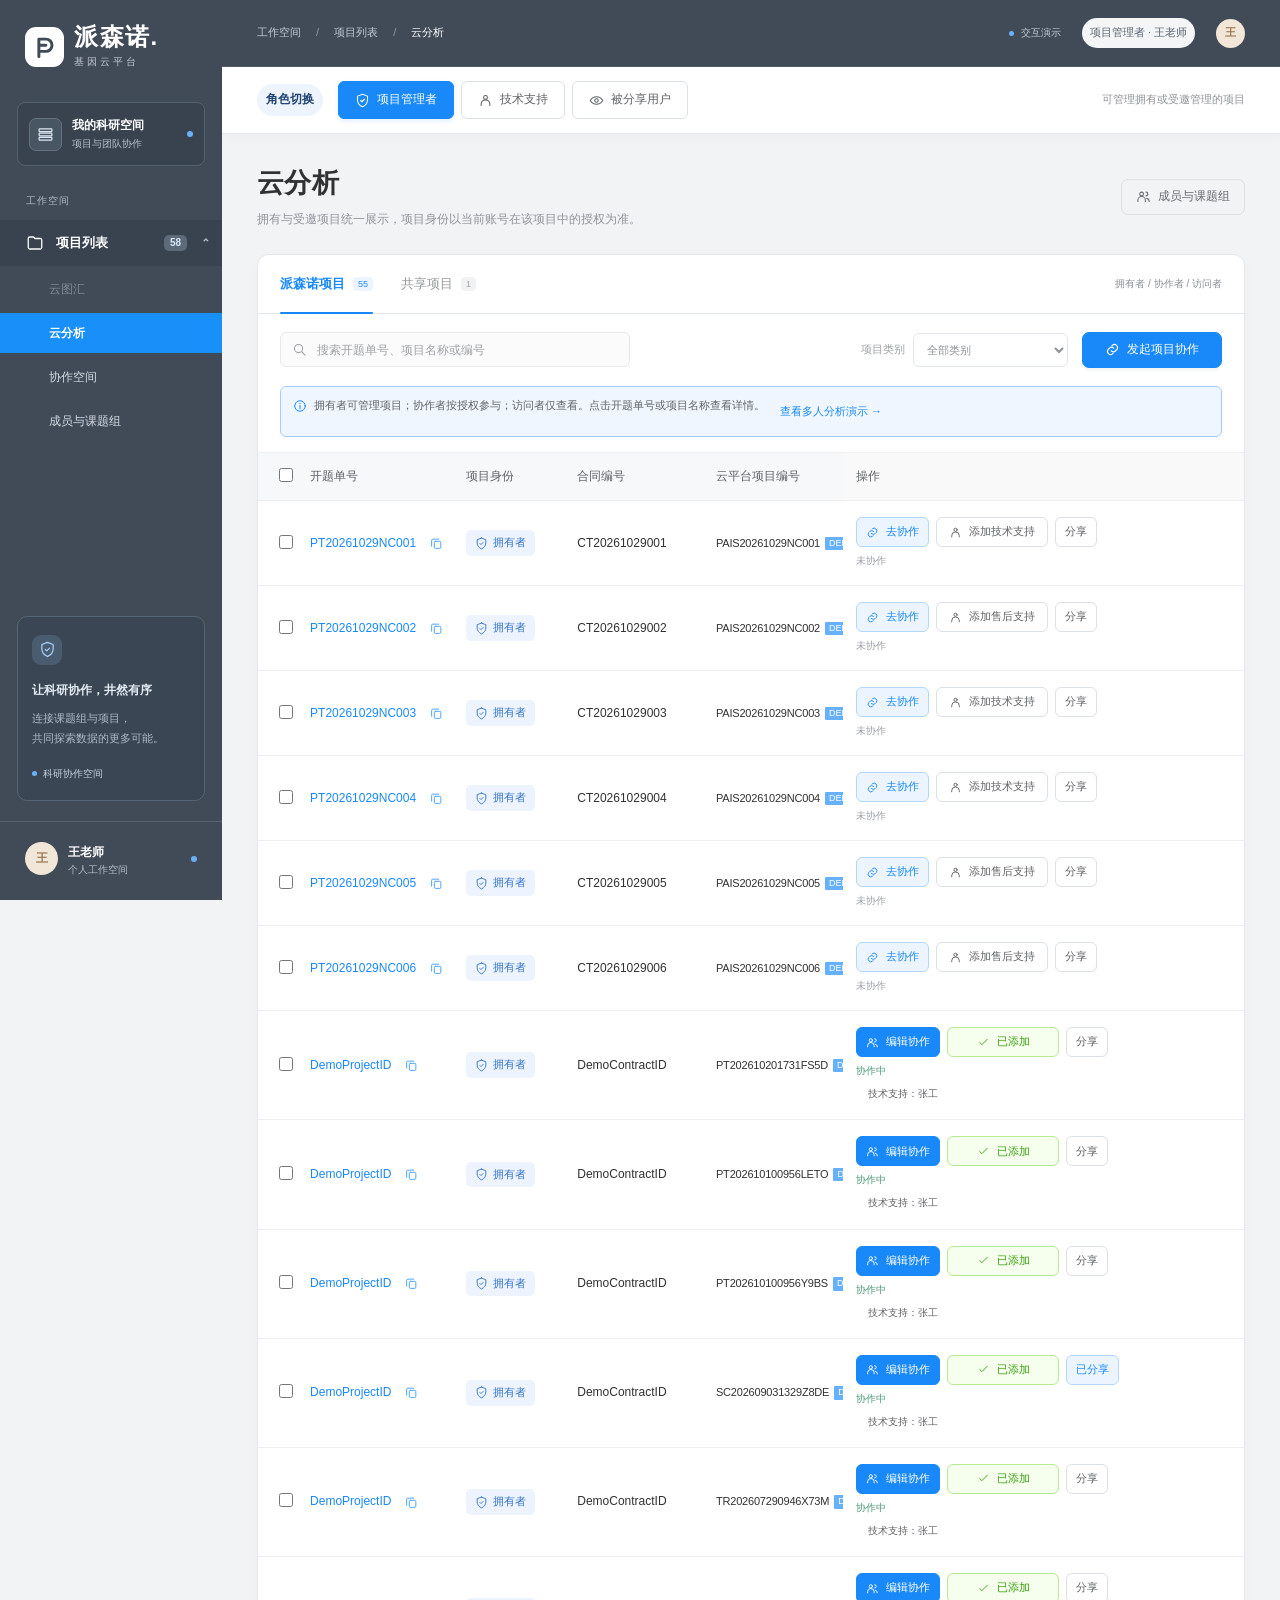
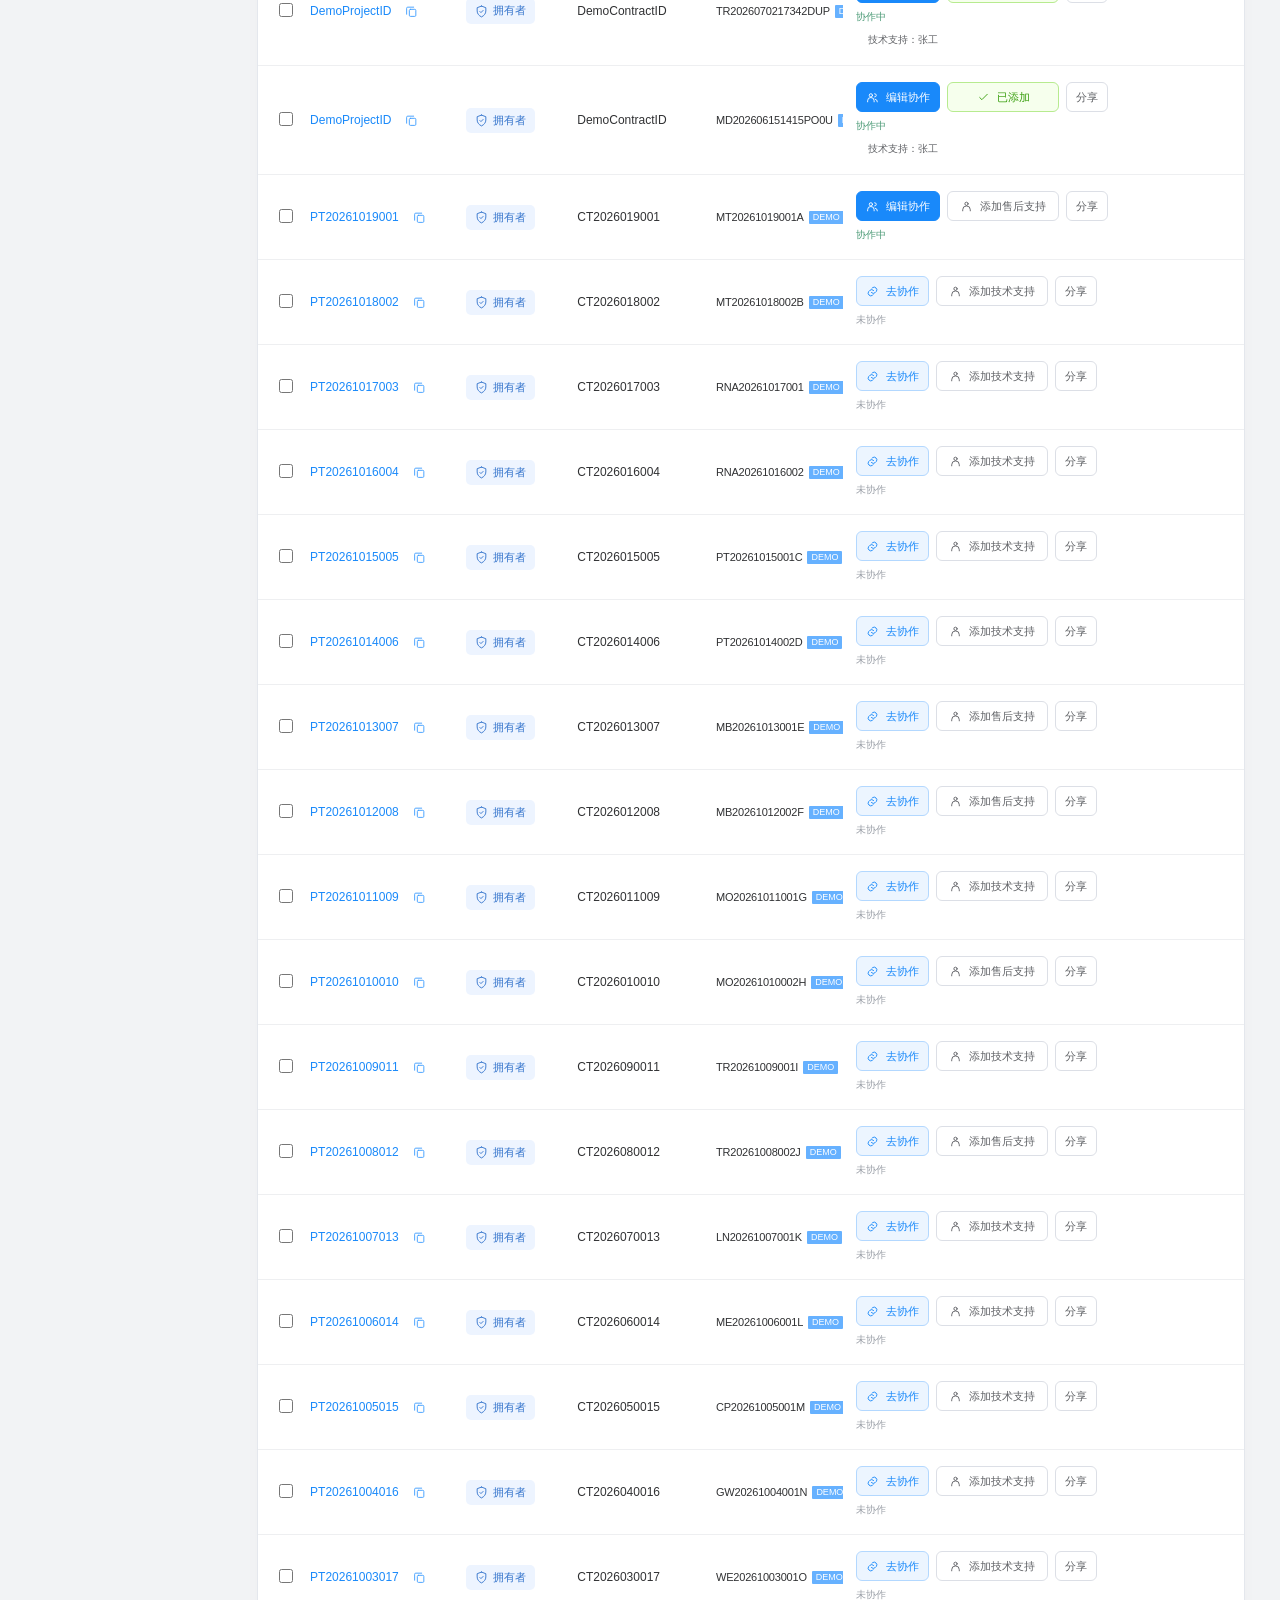
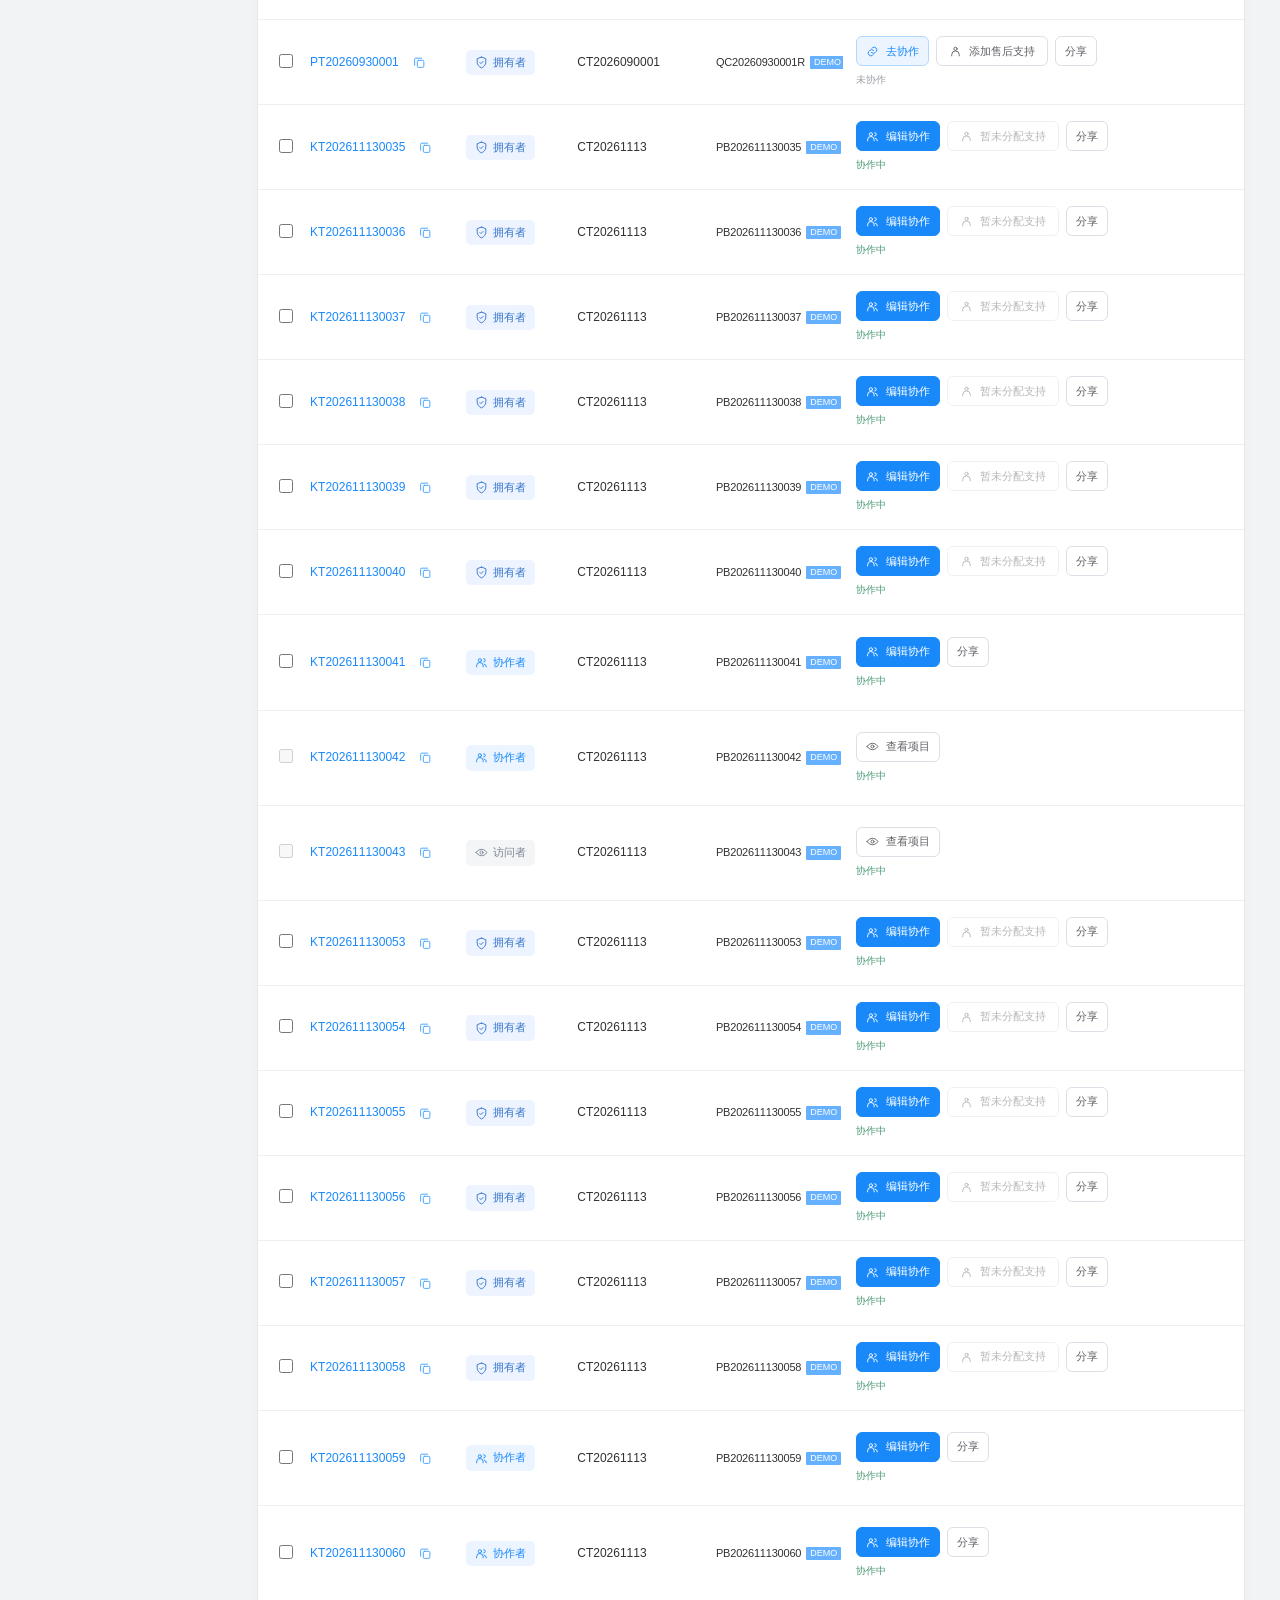
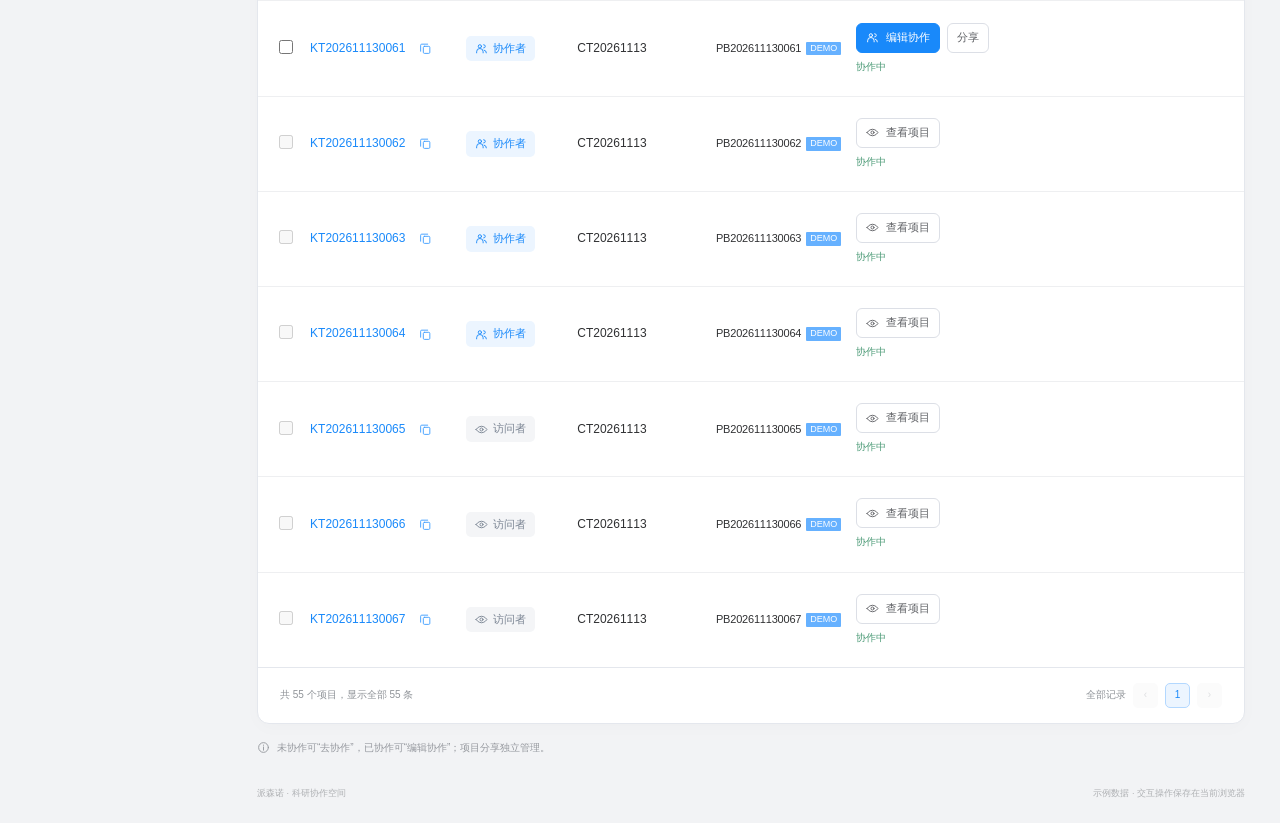
<file: 项目协作-桌面版.html>
<!doctype html>
<html lang="zh-CN">
<head>
  <meta charset="utf-8">
  <meta name="viewport" content="width=1280">
  <meta name="color-scheme" content="light">
  <title>项目协作 · 派森诺基因云平台</title>
  <meta name="description" content="派森诺科研协作空间：管理项目、课题组与成员，体验单项目和批量项目协作。">
  <meta name="theme-color" content="#1989fa">
  <link rel="icon" href="data:image/svg+xml,%3Csvg xmlns='http://www.w3.org/2000/svg' viewBox='0 0 64 64'%3E%3Crect width='64' height='64' rx='18' fill='%231989fa'/%3E%3Cpath d='M22 17h12a10 10 0 0 1 0 20H22m0-20v31m0-20h12' fill='none' stroke='white' stroke-width='5' stroke-linecap='round'/%3E%3C/svg%3E">
  <style>
/* 派森诺科研协作空间 · 统一视觉样式 */
:root{--ink:#232c37;--text:#45494e;--muted:#8e9195;--blue:#204473;--blue2:#193861;--teal:#204473;--pale:#edeff1;--line:#e8e9eb;--bg:#f6f6f6;--white:#fff;--error:#cd5e5c;--shadow:0 4px 18px #262f3b05;--radius:12px}
*{box-sizing:border-box}body{margin:0;background:var(--bg);color:var(--ink);font:14px/1.6 -apple-system,BlinkMacSystemFont,"PingFang SC","Microsoft YaHei",sans-serif;-webkit-font-smoothing:antialiased}button,input,select{font:inherit}button,a,input,select{-webkit-tap-highlight-color:transparent}button{cursor:pointer;border:0}button:disabled{cursor:not-allowed;opacity:.45}a{color:inherit;text-decoration:none}button,input,select,a{outline-offset:4px}button:focus-visible,a:focus-visible{outline:2px solid #53729a}input:focus,select:focus{outline:none;border-color:#768ba7!important;box-shadow:0 0 0 3px #20447310}button{transition:background .16s,color .16s,border-color .16s,box-shadow .16s}h1,h2,h3,p{margin:0}svg{display:block}.icon{width:19px;height:19px;flex-shrink:0}input[type=checkbox],input[type=radio]{width:16px;height:16px;accent-color:var(--blue);cursor:pointer}::selection{background:#d1dae5}.app-shell{display:grid;grid-template-columns:222px minmax(0,1fr);min-height:100vh}
.sidebar{position:sticky;top:0;display:flex;flex-direction:column;height:100vh;background:#fff;border-right:1px solid var(--line);padding:0 17px;z-index:3}.brand{display:flex;align-items:center;gap:10px;height:93px;padding-left:10px}.brand-symbol{display:grid;place-items:center;width:39px;height:40px;color:#fff;background:var(--blue);border-radius:11px}.brand-symbol svg{width:28px;height:28px}.brand strong{font-size:24px;letter-spacing:1.5px;line-height:1.15;display:block;font-weight:750}.brand-dot{color:var(--blue)}.brand small{display:block;font-size:10px;color:var(--muted);letter-spacing:3px;margin-top:4px}.workspace-label{display:flex;align-items:center;gap:10px;padding:13px 11px;background:#f7f7f7;border:1px solid var(--line);border-radius:8px;margin:9px 0 28px;font-size:12px;font-weight:650}.workspace-label small{display:block;font-size:10px;color:var(--muted);font-weight:400;margin-top:1px}.workspace-logo{background:white;padding:7px;border:1px solid var(--line);border-radius:7px;color:var(--blue)}.workspace-logo .icon{width:17px;height:17px}.workspace-indicator{width:6px;height:6px;border-radius:50%;background:#6b82a1;margin-left:auto}.side-caption{font-size:10px;letter-spacing:1px;color:#a4a7aa;margin:0 12px 11px}.side-nav{display:grid;gap:6px}.nav-item{display:flex;align-items:center;gap:12px;height:44px;padding:0 13px;border-radius:7px;text-align:left;background:transparent;color:#7b7f83;font-size:13px;white-space:nowrap}.nav-item:hover{background:#f6f6f7;color:var(--ink)}.nav-item.active{background:#edeff1;color:var(--blue);font-weight:650}.nav-icon .icon{width:18px;height:18px}.nav-count{margin-left:auto;padding:0 6px;min-width:21px;border-radius:5px;font-size:10px;background:#dee1e5;color:#49607e}.side-bottom{margin:auto 1px 21px;background:linear-gradient(135deg,#f2f3f4,#f4f5f7);border:1px solid #e7e9eb;border-radius:10px;padding:18px 14px;position:relative;overflow:hidden}.side-note-icon{width:30px;height:30px;border-radius:9px;display:grid;place-items:center;background:#e4e7ea;color:#596c85;margin-bottom:13px}.side-note-icon .icon{width:17px;height:17px}.side-bottom strong{font-size:12px;color:#585c62}.side-bottom p{font-size:11px;color:#8d9095;margin:8px 0 17px;line-height:1.85}.side-note-badge{font-size:10px;color:#7f848b;display:flex;gap:6px;align-items:center}.side-note-badge i,.demo-badge i{width:5px;height:5px;display:inline-block;background:#71849d;border-radius:50%}.side-user{display:flex;align-items:center;gap:10px;padding:18px 8px 22px;border-top:1px solid var(--line)}.side-user strong{font-size:12px;font-weight:600}.side-user small{display:block;font-size:10px;color:var(--muted)}.user-avatar{width:33px;height:33px;border-radius:50%;display:grid;place-items:center;background:#f1e6d7;color:#9b7a55;font-size:12px;font-weight:650;flex-shrink:0}.user-online{width:6px;height:6px;border-radius:50%;background:#7c8590;margin-left:auto}
.workspace{min-width:0;display:flex;flex-direction:column}.topbar{height:67px;display:flex;align-items:center;justify-content:space-between;border-bottom:1px solid var(--line);background:#ffffffda;padding:0 35px;gap:16px}.crumb{font-size:11px;color:#8e9194}.crumb strong{font-weight:500;color:#43484e}.crumb>span{margin:0 12px;color:#c5c7c9}.header-actions{display:flex;align-items:center;gap:21px}.demo-badge{display:flex;align-items:center;gap:7px;font-size:10px;color:#909397}.identity-switch{display:flex;gap:10px;align-items:center;font-size:11px;color:#9c9ea1}.identity-switch select{height:29px;border:1px solid var(--line);border-radius:6px;font-size:11px;padding:0 8px;background:white;color:#5d6166}.header-avatar{width:29px;height:29px;font-size:11px}.page{padding:31px 35px 0;max-width:1680px;margin:0 auto;width:100%;animation:page-in .22s ease}.page-heading{display:flex;align-items:center;justify-content:space-between;gap:18px;margin-bottom:25px}.eyebrow{font-size:10px;letter-spacing:1.5px;color:#82868c;font-weight:500;margin-bottom:7px}.page-heading h1{font-size:27px;line-height:1.4;font-weight:650;letter-spacing:.3px;color:#232d3a}.page-heading p{font-size:12px;color:#96999c;margin-top:7px}.heading-actions{display:flex;align-items:center;gap:10px}.btn{display:inline-flex;align-items:center;justify-content:center;gap:7px;min-height:36px;padding:0 14px;white-space:nowrap;border:1px solid #dee0e3;border-radius:7px;background:#fff;color:#686b71;font-size:12px;font-weight:500}.btn:hover:not(:disabled){background:#f4f5f6;border-color:#c3c7cc}.btn .icon{width:15px;height:15px}.btn.primary{background:var(--blue);border-color:var(--blue);color:#fff;box-shadow:0 2px 3px #1e2f4610}.btn.primary:hover:not(:disabled){background:var(--blue2);border-color:var(--blue2);box-shadow:0 3px 8px #1e355420}.btn.small{font-size:11px;min-height:29px;padding:0 10px;border-radius:5px}.btn.quiet{background:transparent;border-color:transparent;padding:0 7px;color:#7e8286}.btn.quiet:hover:not(:disabled){background:#f1f2f4;color:var(--blue)}.btn.text-primary{color:var(--blue);font-weight:550}.btn.danger{background:#fff7f6;color:#c26962;border-color:#f0dcd8}.btn.danger:hover:not(:disabled){background:#fcecea;border-color:#e4b9b2}.btn.ghost{background:transparent}.view-icon{border:1px solid var(--line);background:#fff;width:34px;height:34px;display:grid;place-items:center;border-radius:6px;color:#8b8e93}.view-icon .icon{width:16px;height:16px}
.stats-grid{display:grid;grid-template-columns:repeat(4,minmax(0,1fr));gap:16px;margin:0 0 26px}.stat-card{position:relative;background:white;border:1px solid var(--line);border-radius:10px;padding:19px 20px 17px;box-shadow:var(--shadow);overflow:hidden}.stat-top{display:flex;justify-content:space-between;align-items:center;color:#909498;font-size:11px}.stat-icon{display:grid;place-items:center;width:30px;height:30px;border-radius:8px;background:#eff1f3;color:#7f8996}.stat-card:nth-child(2) .stat-icon{background:#edf2fa;color:#83a0c6}.stat-card:nth-child(3) .stat-icon{background:#f8f3e8;color:#c3a465}.stat-card:nth-child(4) .stat-icon{background:#f2eef8;color:#a292bd}.stat-icon .icon{width:16px;height:16px}.stat-number{font-size:29px;font-weight:600;line-height:1.3;margin:7px 0 5px;letter-spacing:-1px}.stat-number small{font-size:10px;font-weight:400;color:#a4a7aa;letter-spacing:0;margin-left:8px}.stat-desc{font-size:10px;color:#a6a9ac}.stat-desc .accent{color:#77818e;margin-right:5px}.stat-spark{position:absolute;right:20px;bottom:19px;width:58px;height:21px;opacity:.7}.surface{background:#fff;border:1px solid var(--line);border-radius:var(--radius);box-shadow:var(--shadow);overflow:hidden}.surface-top{display:flex;justify-content:space-between;align-items:center;padding:0 22px;border-bottom:1px solid var(--line);min-height:58px}.list-tabs{display:flex;gap:28px;min-height:58px}.list-tabs button{display:flex;align-items:center;gap:8px;padding:0;position:relative;background:transparent;color:#96999c;font-size:12px;border:0}.list-tabs button.active{color:var(--blue);font-weight:650}.list-tabs button.active:after{content:"";position:absolute;left:0;right:0;bottom:-1px;height:2px;background:var(--blue);border-radius:2px}.tab-count{padding:0 5px;border-radius:4px;font-size:9px;color:#9fa1a4;background:#f1f2f3;font-weight:500}.active .tab-count{color:var(--blue);background:#e9ebee}.surface-title{font-size:14px;font-weight:600}.surface-caption{font-size:10px;color:#a4a6a9}.toolbar,.list-toolbar{display:flex;align-items:center;justify-content:space-between;gap:12px;padding:18px 22px}.toolbar-right{display:flex;align-items:center;gap:10px}.search-wrap{display:flex;align-items:center;gap:8px;min-height:35px;max-width:350px;width:100%;border:1px solid #e7e8ea;border-radius:6px;background:#fbfbfc;padding:0 11px;transition:border .2s}.search-wrap:focus-within{border-color:#8d9db2}.search-wrap .icon{width:15px;height:15px;color:#9ea1a6}.search-wrap input{width:100%;min-width:0;border:0!important;background:transparent;font-size:11px;color:#4d5258;height:33px;outline:none!important;box-shadow:none!important}.search-wrap input::placeholder{color:#b0b2b5}.small-count{color:#a3a6a9;font-size:10px;white-space:nowrap}.filter-select{height:34px;border:1px solid var(--line);border-radius:6px;padding:0 25px 0 9px;font-size:11px;color:#8e9296;background:#fff;max-width:155px}.filter-label{display:flex;gap:8px;align-items:center;font-size:11px;color:#9c9fa2}.selection-note{padding:0 22px 13px;color:#84898f;font-size:11px;display:flex;gap:10px;align-items:center}.selection-note button{background:transparent;color:var(--blue);font-size:11px}
.table-scroll{width:100%;overflow:auto}.table-shell table{width:100%;border-collapse:collapse;text-align:left;white-space:normal}.table-shell th{padding:12px 17px;font-size:10px;color:#9ca0a4;font-weight:500;background:#f9f9f9;white-space:nowrap;border-top:1px solid #f0f1f2;border-bottom:1px solid #eeeff1}.table-shell td{padding:17px;font-size:11px;color:#7e8288;border-bottom:1px solid #eeeff1;vertical-align:middle}.table-shell tbody tr:last-child td{border-bottom:0}.table-shell tbody tr{transition:background .15s}.table-shell tbody tr:hover{background:#fcfcfc}.table-shell tbody tr.selected{background:#f4f5f6}.check-cell{width:43px;text-align:center!important;padding-left:17px!important;padding-right:4px!important}.check-cell input{width:14px;height:14px}.project-table table{min-width:950px}.project-title-cell{display:flex;align-items:center;gap:12px;min-width:250px}.project-mark{width:35px;height:39px;border-radius:7px;background:#edeef0;display:grid;place-items:center;flex-shrink:0;color:#949ba4}.project-mark .icon{width:18px;height:18px}.project-mark.lavender{background:#f0edf6;color:#aaa0c1}.project-mark.sand{background:#f9f3e9;color:#c5ad7d}.project-mark.blue{background:#eaf1f6;color:#88a6bd}.project-name{display:block;font-size:11px;font-weight:550;color:#4c5158;text-align:left;background:transparent;padding:0;max-width:290px;line-height:1.7}.project-name:hover{color:var(--blue)}.project-code{display:block;font-size:9px;letter-spacing:.25px;color:#a6a9ac;margin-top:3px;font-variant-numeric:tabular-nums}.project-meta{white-space:nowrap;font-size:10px;color:#a5a8ab}.project-meta small{display:block;font-size:9px;color:#b6b8bb;margin-top:3px}.category-tag{display:inline-block;padding:3px 7px;background:#f2f3f5;color:#8a9097;border:1px solid #e8eaec;border-radius:4px;font-size:9px;white-space:nowrap}.date-cell{white-space:nowrap;font-variant-numeric:tabular-nums;font-size:10px!important;color:#a8aaac!important}.status-chip{display:inline-flex;align-items:center;gap:5px;padding:3px 7px;border-radius:4px;background:#f0f1f3;font-size:9px;color:#7b8491;white-space:nowrap}.status-chip:before{content:"";width:4px;height:4px;border-radius:50%;background:#89919c}.table-actions{display:flex;gap:3px;align-items:center;justify-content:flex-end;white-space:nowrap}.table-actions .primary{background:#edeff1;border-color:#e4e7ea;color:#566c8a;box-shadow:none;font-size:10px}.table-actions .primary:hover:not(:disabled){background:#e3e6e9;border-color:#c0cad7;color:#405674}.table-actions .btn.quiet{font-size:10px}.table-actions .danger{color:#c07870;background:transparent;border-color:transparent}.table-footer{display:flex;justify-content:space-between;align-items:center;padding:15px 22px;border-top:1px solid var(--line);font-size:10px;color:#a6a9ac;gap:12px}.page-info{display:flex;gap:7px;align-items:center}.page-chip{display:grid;place-items:center;width:25px;height:25px;border:1px solid #e2e4e6;background:#f2f3f4;color:#7c8590;border-radius:5px}.table-footer button{background:#f7f7f8;color:#b7b9bc;width:25px;height:25px;border-radius:5px}.list-foot{display:flex;align-items:center;gap:7px;color:#a7aaad;font-size:10px;padding-top:16px}.list-foot .icon{width:13px;height:13px}.workspace-footer{display:flex;justify-content:space-between;gap:10px;margin:auto 35px 0;padding:30px 0 23px;font-size:9px;color:#afb1b4}.empty-cell{text-align:center;padding:55px!important;color:#a0a2a5!important}.empty-icon{display:grid;place-items:center;margin:0 auto 12px;border-radius:13px;background:#f2f3f4;color:#9399a1;width:48px;height:48px}.empty-cell strong{display:block;font-size:13px;color:#72777d;font-weight:500}.empty-cell p{margin-top:6px;font-size:11px}.empty-cell .btn{margin-top:18px}
.avatar{display:grid;place-items:center;width:34px;height:34px;flex-shrink:0;border-radius:50%;font-size:12px;color:#808791;background:#eaecee}.avatar.lavender{background:#efeaf5;color:#a493b9}.avatar.sand{background:#f6eee1;color:#b6a177}.avatar.blue{background:#e8eff7;color:#8ca6bd}.avatar.coral{background:#f9eae4;color:#c6a295}.member-cell{display:flex;align-items:center;gap:11px}.member-name{font-size:12px;color:#53585e;font-weight:550}.member-note{font-size:10px;display:block;color:#a5a8ab;margin-top:3px}.role-pill{display:inline-flex;align-items:center;gap:5px;border-radius:5px;padding:4px 8px;font-size:10px;background:#f0f1f2;color:#7c838c}.role-pill .icon{width:12px;height:12px}.role-pill.admin{background:#eaf0f8;color:#7f9dbb}.role-pill.visitor{background:#f6f1e7;color:#b49f74}.role-pill.owner{background:#eceef0;color:#677c97}.support-tag{display:inline-flex;padding:2px 5px;margin-left:5px;font-size:8px;background:#ecf2f9;color:#8b9db7;border-radius:4px;font-weight:400;white-space:nowrap}.roster{display:flex;align-items:center;flex-wrap:wrap;gap:7px}.roster-item{display:inline-flex;align-items:center;gap:5px;font-size:10px;color:#898c91;background:#f8f8f9;border:1px solid #ecedef;border-radius:5px;padding:4px 7px}.roster-item .avatar{width:19px;height:19px;font-size:8px}.roster-item .support-tag{display:none}.roster-empty,.more-count{font-size:10px;color:#a3a7ab}.group-chip{display:inline-flex;font-size:10px;color:#818891;background:#f0f2f4;padding:4px 8px;border-radius:4px;margin:3px 5px 3px 0}.group-table table{min-width:850px}.group-cell{display:flex;gap:12px;align-items:center;min-width:190px}.group-cell strong{font-size:12px;color:#595e64;font-weight:550}.group-cell small{display:block;font-size:10px;color:#afb1b3;margin-top:3px}.group-emblem{width:38px;height:38px;border:1px solid #e4e7ea;background:#eff1f3;display:grid;place-items:center;border-radius:9px;color:#838d9a}.group-emblem .icon{width:18px;height:18px}.group-table td{padding-top:23px;padding-bottom:23px}.group-actions{flex-wrap:wrap;gap:5px}.group-actions .support-state{color:#9fa2a6;font-size:9px;padding:0 7px}.info-banner{display:flex;gap:12px;align-items:center;background:#f0f1f3;border:1px solid #e4e6e9;border-radius:9px;padding:14px 18px;margin-bottom:22px}.info-banner>.icon{color:#8d939b;width:18px;height:18px}.info-banner h2{font-size:11px;color:#7a8088;font-weight:550}.info-banner p{font-size:10px;color:#9a9fa5;margin-top:2px}.info-banner .btn{margin-left:auto}.directory-table table{min-width:660px}.directory-table th,.directory-table td{padding-left:25px;padding-right:25px}.directory-table td{height:78px}.fixed{color:#aeb0b3;font-size:10px}
.back-link{display:inline-flex;align-items:center;gap:5px;background:transparent;color:#91959b;font-size:11px;padding:0;margin-bottom:18px}.back-link .icon{width:13px;height:13px}.detail-card{display:flex;justify-content:space-between;gap:20px;align-items:center;padding:24px;margin-bottom:22px}.detail-title{display:flex;align-items:center;gap:15px}.detail-title h1{font-size:21px;font-weight:600}.detail-title p{color:#9ea2a6;font-size:10px;margin-top:5px}.detail-meta{display:grid;grid-template-columns:repeat(4,1fr);gap:15px;padding:0 24px 22px;margin-top:-8px}.detail-meta span{font-size:10px;color:#a6a9ac}.detail-meta strong{display:block;font-size:11px;color:#767a80;font-weight:400;margin-top:4px}.detail-header{margin-bottom:24px}.detail-header .detail-card{margin:0;border:0;box-shadow:none}.detail-header .project-mark{width:47px;height:49px}.detail-tabs{display:flex;gap:26px;border-top:1px solid var(--line);padding:0 24px}.detail-tabs button{padding:15px 0;background:transparent;color:#a1a4a7;font-size:12px;border-bottom:2px solid transparent}.detail-tabs button.active{color:var(--blue);border-bottom-color:var(--blue)}.section-header{display:flex;align-items:center;justify-content:space-between;padding:19px 23px 0;gap:15px}.section-header h2{font-size:14px;font-weight:550}.section-header p{font-size:10px;color:#a5a8ab;margin-top:3px}.section-actions{display:flex;gap:8px}.summary-panels{display:grid;grid-template-columns:1.5fr 1fr;gap:20px}.summary-panel{padding:25px}.summary-panel h2{font-size:14px;font-weight:550;margin-bottom:19px}.progress-row{display:flex;justify-content:space-between;align-items:center;margin-bottom:14px;font-size:11px;color:#898e94}.progress-track{height:6px;border-radius:3px;background:#edeef0;overflow:hidden;margin-top:6px}.progress-track i{display:block;height:100%;background:#8798ae;border-radius:3px}.progress-track.blue i{background:#9bb0c6}.progress-track.sand i{background:#c8b58c}.overview-list{display:grid;gap:13px}.overview-item{display:flex;gap:10px;align-items:center;font-size:11px;color:#7c8289}.overview-item .icon{width:17px;height:17px;color:#a2a7ad}.overview-item small{margin-left:auto;color:#a9acaf}.data-grid{display:grid;grid-template-columns:repeat(3,1fr);gap:17px}.data-card{padding:24px}.data-card .icon{color:#959ba2;margin-bottom:18px;width:27px;height:27px}.data-card h3{font-size:14px;font-weight:550;margin-bottom:6px}.data-card p{font-size:11px;color:#a3a7ab;min-height:34px;margin-bottom:20px}.download-toggle{display:flex;gap:8px;align-items:center;font-size:11px;color:#93969a}.detail-permission{display:flex;justify-content:space-between;padding:18px 23px;border-top:1px solid var(--line);gap:12px;flex-wrap:wrap;font-size:10px;color:#a4a7ab}
.modal-root[hidden],.account-tip[hidden]{display:none}.modal-root{position:fixed;inset:0;z-index:20;background:#1d242e5c;backdrop-filter:blur(4px);display:grid;place-items:center;padding:24px;animation:fade-in .15s ease}.modal{width:min(490px,100%);max-height:calc(100dvh - 48px);overflow:auto;border-radius:15px;background:#fff;box-shadow:0 25px 90px #1c243036;animation:modal-in .2s ease}.modal-wide{width:min(860px,100%)}.modal-head{padding:25px 27px 20px;display:flex;justify-content:space-between;align-items:flex-start;border-bottom:1px solid var(--line);gap:15px}.modal-head h2{font-size:19px;font-weight:600;margin:0 0 5px;color:#343e4a}.modal-head p{font-size:11px;color:#9ea2a6;line-height:1.8}.modal-close,.chip-close{display:grid;place-items:center;background:#f4f5f7;border-radius:6px;color:#a4a7ab;width:27px;height:27px;flex-shrink:0;font-size:20px;line-height:1}.modal-close:hover,.chip-close:hover{background:#e9ebee;color:#717a85}.modal-body{padding:24px 27px}.modal-foot{position:sticky;bottom:0;padding:17px 27px;display:flex;justify-content:flex-end;gap:9px;background:#fff;border-top:1px solid var(--line);z-index:1}.modal-foot .btn{min-height:37px}.field{display:block;margin-bottom:19px}.field-label{display:block;color:#7a7f85;font-size:11px;font-weight:550;margin-bottom:7px}.field input,.field select,.picker-right select{width:100%;height:39px;border:1px solid #dfe2e5;border-radius:7px;background:#fff;padding:0 11px;font-size:12px;color:#6a6f75}.field input::placeholder{color:#b4b7ba;font-size:11px}.field-error{display:none;margin-top:5px;color:var(--error);font-size:10px}.field.invalid .field-error{display:block}.field.invalid input{border-color:#dca39a}.inline-error{border:1px solid #f0ded7;background:#fff6f1;padding:10px 12px;border-radius:6px;font-size:11px;color:#be8c7b;margin:12px 0}.demo-example{color:#a4a8ae;font-size:10px;margin-top:14px}.autofill-tag{font-size:9px;padding:2px 5px;background:#edeff1;color:#87909b;border-radius:3px;margin-left:5px}.account-preview,.verify-success{display:flex;align-items:center;gap:10px;background:#f0f2f4;border:1px solid #e1e4e7;border-radius:8px;padding:12px;margin-bottom:17px}.account-preview strong,.verify-success strong{display:block;font-size:12px;font-weight:550;color:#747c87}.account-preview small,.verify-success span{display:block;font-size:10px;color:#969ca4;margin-top:3px}.account-preview>span:last-child,.verify-success .checkmark{margin-left:auto;white-space:nowrap;font-size:9px;color:#858e9a}.verify-success .avatar{width:31px;height:31px}.role-choices{display:grid;gap:10px}.role-option{display:flex;align-items:center;gap:11px;border:1px solid #e3e6e9;border-radius:8px;padding:13px;cursor:pointer}.role-option:has(input:checked){border-color:#91a1b5;background:#f3f4f5}.role-option .role-icon{display:grid;place-items:center;width:32px;height:32px;border-radius:7px;background:#e9ebee;color:#878f9a}.role-option .role-icon .icon{width:17px;height:17px}.role-option strong{font-size:12px;font-weight:550;color:#767d87;display:block}.role-option small{font-size:10px;color:#9fa4ab;display:block;margin-top:2px}.verify-hint,.fixed-admin-role{padding:12px;background:#f4f5f6;border:1px solid #e2e5e9;border-radius:7px;font-size:11px;color:#8e949b}.confirm-warning{padding:12px;font-size:11px;background:#fcf6ec;color:#b49b70;border:1px solid #f0e7d2;border-radius:7px;margin-top:16px}.account-tip{position:fixed;z-index:30;left:50%;transform:translateX(-50%);width:min(490px,calc(100vw - 40px));display:flex;align-items:flex-start;gap:10px;background:white;padding:15px 20px;box-shadow:0 8px 40px #2733422b;border-radius:12px;color:#878e97;font-size:12px;border:1px solid #e3e6e9}.account-tip-icon{color:var(--blue);padding-top:2px}.account-tip-icon .icon{width:17px;height:17px}.collab-context{display:flex;justify-content:space-between;align-items:center;background:#f0f1f3;border:1px solid #e2e5e8;border-radius:7px;padding:12px 14px;color:#8f97a1;font-size:11px;margin-bottom:17px;gap:8px}.collab-context b{color:#717b89}.picker-layout{display:grid;grid-template-columns:1fr 1.15fr;gap:16px}.picker-block{background:#f9fafb;border:1px solid #e2e5e9;border-radius:9px;padding:15px}.picker-block h3{color:#7b828b;font-size:12px;font-weight:550;margin-bottom:12px}.check-list{display:grid;gap:7px;max-height:224px;overflow:auto}.check-item{display:flex;align-items:center;gap:9px;padding:11px;border:1px solid #e5e8eb;background:#fff;border-radius:7px;min-width:0}.check-item:has(input:checked){border-color:#9eaec3;background:#f3f4f6}.check-item input{width:14px;height:14px;flex-shrink:0}.check-main{flex:1;min-width:0}.check-main strong{display:block;font-size:11px;font-weight:550;color:#7f858e}.check-main small{display:block;font-size:9px;color:#a6abb1;margin-top:3px;white-space:nowrap;overflow:hidden;text-overflow:ellipsis}.picker-tools{display:flex;align-items:center;justify-content:space-between;gap:6px;margin-bottom:10px;font-size:10px;color:#9fa5ac}.picker-tools .btn{font-size:10px;min-height:23px}.current-members{margin-top:16px}.current-members .check-list{grid-template-columns:1fr 1fr;max-height:175px}.current-members .check-main{min-width:0}.picker-note{font-size:9px;color:#a1a7ae}.owner-tag{font-size:9px;color:#929aa5}.member-picker{display:grid;grid-template-columns:1fr auto;gap:11px;align-items:end;margin-bottom:18px}.picker-select{margin:0}.picker-buttons{display:flex;gap:7px}.picker-buttons .btn{min-height:39px;font-size:10px}.selected-picker{background:#f9f9fa;border:1px solid #e2e5e8;border-radius:9px;padding:14px}.picker-title{font-size:11px;color:#838b95;margin-bottom:10px}.picker-title b{margin-left:6px;font-weight:550;color:#717c8a}.picker-member{display:flex;justify-content:space-between;gap:8px;align-items:center;padding:10px;background:#fff;border:1px solid #e2e5e9;border-radius:6px;margin-bottom:7px}.picker-member small{font-size:10px;color:#9fa4ab}.picker-right{display:flex;gap:8px;align-items:center}.picker-right select{width:90px;height:30px;font-size:10px}.picker-empty{padding:24px 10px;color:#a2a7ae;border:1px dashed #cfd8e3;border-radius:6px;text-align:center;font-size:11px}.project-picker{margin-bottom:16px}.project-list-picker{max-height:165px}.picker-summary{font-size:10px;color:#989ea7;margin-top:10px}.toast{position:fixed;z-index:50;left:50%;bottom:27px;transform:translate(-50%,10px);opacity:0;pointer-events:none;background:#2c3848;box-shadow:0 4px 20px #232e3d28;color:#fff;border-radius:9px;padding:12px 20px;font-size:12px;transition:opacity .18s,transform .18s}.toast.show{opacity:1;transform:translate(-50%,0)}
@keyframes page-in{from{opacity:.5;transform:translateY(5px)}to{opacity:1;transform:none}}@keyframes fade-in{from{opacity:0}to{opacity:1}}@keyframes modal-in{from{transform:translateY(9px);opacity:.5}to{transform:none;opacity:1}}
@media(min-width:1600px){.page{padding-top:40px}.stat-card{padding:23px}.table-shell td{padding-top:21px;padding-bottom:21px}}



@media(prefers-reduced-motion:reduce){*,*:before,*:after{animation:none!important;transition:none!important;scroll-behavior:auto!important}}
@media(min-width:641px){.detail-meta.basic-meta{grid-template-columns:repeat(3,minmax(0,1fr))}}
/* 提升信息密度与文字对比，便于长时间查看项目 */
.stat-top{color:#767a80;font-size:12px}.stat-desc{color:#898d92;font-size:10px}.stat-desc .accent{color:#6b7582}.stat-number{color:#2c3848}.surface-caption{color:#8c9096}.page-heading p{color:#85888d}.eyebrow{color:#80858c}.table-shell th{color:#82868c;font-size:11px}.table-shell td{color:#75797f;font-size:12px}.project-name{color:#434950;font-size:12px;font-weight:550}.project-code{color:#919499;font-size:10px}.project-meta{color:#909398}.project-meta small{color:#a0a3a7}.date-cell{color:#909398!important;font-size:11px!important}.category-tag{color:#79818b;font-size:10px}.status-chip{color:#6d7784;font-size:10px}.table-actions .btn.quiet{font-size:11px}.table-actions .primary{font-size:11px}.small-count{color:#888c92;font-size:11px}.table-footer{color:#8f9398}.member-name,.group-cell strong{color:#464c54;font-size:13px}.member-note{color:#909398;font-size:11px}.roster-item{color:#6c727a;font-size:11px}.group-chip{color:#6c737c;font-size:11px}.list-tabs button{font-size:13px}.search-wrap input{font-size:12px}.search-wrap input::placeholder{color:#9fa2a6}.field-label{color:#666c73;font-size:12px}.field input,.field select{color:#4d535a;font-size:13px}.modal-head p{color:#878b91;font-size:12px}.check-main strong{color:#636a73;font-size:12px}.check-main small{color:#888e95;font-size:10px}.picker-block h3{color:#646d78;font-size:13px}.picker-tools{color:#818993;font-size:11px}.role-option strong{color:#56667a}.role-option small{color:#7e8691}.picker-note{color:#878d96}.info-banner h2{color:#69707a;font-size:12px}.info-banner p{color:#8a9098;font-size:11px}.table-actions .danger{color:#b56560}.list-foot{color:#96999f}.group-actions .support-state{color:#91959b}.project-table tbody td{padding-top:16px;padding-bottom:16px}

/* 项目列表目录及二级菜单 */
.project-nav-group{display:grid;gap:3px}.project-menu-button{width:100%}.project-menu-button.directory-active{color:var(--blue);font-weight:600}.nav-menu-chevron{font-size:13px;color:#989da3;margin-left:3px;transition:transform .15s}.project-menu-button[aria-expanded=false] .nav-menu-chevron{transform:rotate(180deg)}.nav-submenu{display:grid;gap:4px;padding-left:18px;margin:1px 0 9px;border-left:1px solid #eaebec;margin-left:21px}.nav-submenu[hidden]{display:none}.nav-sub-item{height:36px;font-size:12px;padding-left:10px;gap:9px}.nav-sub-dot{width:4px;height:4px;border-radius:50%;background:#b7babe}.nav-sub-item.active .nav-sub-dot{background:var(--blue)}
/* 按参考页面完整展示项目字段 */
.reference-project-table table{min-width:1380px;table-layout:fixed}.reference-project-table .check-cell{width:38px}.ticket-column{width:152px}.contract-column{width:135px}.code-column{width:214px}.name-column{width:215px}.category-column{width:185px}.created-column{width:174px}.status-column{width:82px}.reference-project-table th,.reference-project-table td{padding-left:13px;padding-right:13px}.reference-project-table th{color:#6c7177;font-size:12px}.reference-project-table td{padding-top:20px;padding-bottom:20px;color:#55595f}.ticket-cell{display:flex;align-items:center;gap:9px;white-space:nowrap}.ticket-link{padding:0;background:transparent;color:var(--blue);font-size:12px}.ticket-link:hover{text-decoration:underline}.copy-ticket{display:grid;place-items:center;width:23px;height:25px;border-radius:4px;background:transparent;color:#828b97;padding:3px;flex-shrink:0}.copy-ticket:hover{background:#edeff1;color:var(--blue)}.copy-ticket .icon{width:13px;height:13px}.contract-value{font-variant-numeric:tabular-nums;font-size:12px}.platform-code{font-size:11px;white-space:nowrap;font-variant-numeric:tabular-nums;color:#5a5f66;letter-spacing:-.2px}.project-demo-tag{margin-left:5px;display:inline-block;font-size:9px;line-height:1.5;vertical-align:1px;background:#edeef0;color:#727b87;padding:0 4px;border-radius:3px}.reference-project-name{font-size:12px;line-height:1.8;color:#474d55;text-align:left;background:transparent;padding:0;overflow-wrap:anywhere}.reference-project-name:hover{color:var(--blue)}.reference-category{line-height:1.8}.reference-created{font-size:11px!important;white-space:nowrap;font-variant-numeric:tabular-nums}.reference-status{font-size:12px;color:#6b727c;white-space:nowrap}.project-actions-column{position:sticky;right:0;width:175px;background:#fff;box-shadow:-8px 0 12px -12px #27324055;z-index:2}.reference-project-table thead .project-actions-column{background:#f9f9f9;z-index:3}.reference-project-table tr.selected .project-actions-column{background:#f4f5f6}.reference-project-table tr:hover .project-actions-column{background:#fcfcfc}.reference-project-table .project-actions-column .table-actions{gap:7px;justify-content:center}.project-reference-note{display:flex;align-items:flex-start;gap:7px;background:#f2f3f4;color:#83888e;border:1px solid #e4e6e8;border-radius:6px;margin:0 22px 15px;padding:10px 12px;font-size:11px}.project-reference-note .icon{width:14px;height:14px;margin-top:2px}
/* 在同一份名单中添加或移除协作成员 */
.inline-collab-members{max-height:345px}.inline-member-hint{font-size:10px;color:#858c95;margin:0 0 12px;line-height:1.7}.inline-member-row{align-items:center;padding:10px;gap:8px}.inline-member-choice{display:flex;align-items:center;gap:9px;flex:1;min-width:0;cursor:pointer}.inline-member-choice>.avatar{width:29px;height:29px;font-size:11px}.inline-member-actions{display:flex;flex-direction:column;align-items:flex-end;gap:2px;min-width:44px}.member-selection-state{font-size:9px;color:#9198a2;white-space:nowrap}.member-selection-state.removed{color:#bc8174}.inline-member-row.pending-removal{background:#fff8f4;border-color:#eddcd4}.inline-member-row.pending-removal .check-main strong{color:#ad998b}.inline-member-row .btn{min-height:24px;font-size:10px;padding:0 6px}.inline-collab-summary{display:flex;justify-content:space-between;gap:10px;font-size:10px;color:#989ea6;padding-top:17px;flex-wrap:wrap}.inline-collab-summary b{font-weight:600;color:var(--blue)}.pending-count{color:#b78170}


/* 按参考界面统一为深灰蓝导航与蓝色操作色 */
:root{--ink:#303133;--text:#606266;--muted:#909399;--blue:#1989fa;--blue2:#337ecc;--teal:#1989fa;--pale:#ecf5ff;--line:#e4e7ed;--bg:#f2f3f5;--error:#f56c6c}
.sidebar{background:#414b57;border-right:0;padding:0}.brand{padding-left:25px;color:#fff}.brand-dot{color:#fff}.brand small{color:#c4cbd4}.brand-symbol{background:#fff;color:#414b57}.workspace-label{margin:9px 17px 27px;background:#38434f;border-color:#526170;color:#fff}.workspace-label small{color:#b7c1cb}.workspace-logo{background:#485563;border-color:#657180;color:#dfe9f4}.workspace-indicator{background:#69b1ff}.side-caption{color:#b1bac4;margin-left:26px}.nav-item{color:#d4dce5;border-radius:0;padding-left:26px;height:46px}.nav-item:hover{background:#485766;color:#fff}.nav-item.active{background:#198ffa;color:#fff}.project-menu-button.directory-active{background:#38434f;color:#fff}.nav-count{color:#dce7f5;background:#5c6a79}.nav-menu-chevron{color:#b9c4cf}.nav-submenu{padding:0;margin:0 0 8px;border:0}.nav-sub-item{padding-left:49px;font-size:12px;height:40px}.nav-sub-dot{display:none}.side-bottom{margin:auto 17px 20px;background:#3a4653;border-color:#566575}.side-note-icon{background:#4a5c70;color:#a9d0ff}.side-bottom strong{color:#e2e9f1}.side-bottom p{color:#aebbc8}.side-note-badge{color:#c4d2e1}.side-note-badge i{background:#6ab2ff}.side-user{border-top-color:#566371;padding-left:25px;padding-right:25px}.side-user strong{color:#fff}.side-user small{color:#b2bdc8}.user-online{background:#69b1ff}.topbar{background:#414b57;border-color:#525e6c}.crumb{color:#c1cbd5}.crumb strong{color:#fff}.crumb>span{color:#8f9ba8}.demo-badge{color:#c0cbd6}.demo-badge i{background:#69b1ff}.identity-switch{color:#b9c4d0}.identity-switch select{background:#485665;border-color:#718090;color:#fff}.page-heading h1,.detail-title h1{color:#303133}.page-heading p,.eyebrow{color:#909399}.stat-number{color:#303133}.stat-top,.stat-desc{color:#909399}.stat-desc .accent{color:#409eff}.list-tabs button.active{color:#1989fa}.active .tab-count{color:#1989fa;background:#ecf5ff}.btn.primary{background:#1989fa;border-color:#1989fa;color:#fff}.btn.primary:hover:not(:disabled){background:#409eff;border-color:#409eff}.btn.text-primary,.table-actions .btn.text-primary,.ticket-link{color:#1989fa}.table-actions .primary{background:#ecf5ff;border-color:#b3d8ff;color:#1989fa}.table-actions .primary:hover:not(:disabled){background:#1989fa;color:#fff;border-color:#1989fa}.btn:hover:not(:disabled){background:#ecf5ff;border-color:#b3d8ff;color:#1989fa}.btn.danger,.table-actions .danger{color:#f56c6c}.btn.danger:hover:not(:disabled){background:#fef0f0;border-color:#fbc4c4;color:#f56c6c}.table-shell th,.reference-project-table th{color:#606266;background:#f7f8fa}.table-shell td,.reference-project-table td{color:#303133}.platform-code,.reference-project-name,.reference-category,.reference-status{color:#303133}.reference-project-name:hover{color:#1989fa}.project-demo-tag{background:#66b1ff;color:#fff;border-radius:1px}.project-reference-note{background:#f0f6ff;border-color:#a0cfff;color:#606266}.project-reference-note .icon{color:#1989fa}.reference-project-table tr.selected{background:#ecf5ff}.reference-project-table tr.selected .project-actions-column{background:#ecf5ff}.reference-project-table tr:hover .project-actions-column{background:#f7fbff}.member-name,.group-cell strong,.check-main strong,.modal-head h2,.role-option strong{color:#303133}.field-label,.picker-block h3{color:#606266}.modal-head p,.check-main small,.inline-member-hint,.picker-note,.picker-tools{color:#909399}.field input,.field select{color:#303133}.check-item:has(input:checked),.role-option:has(input:checked){border-color:#91caff;background:#ecf5ff}.picker-block{background:#fafbfc;border-color:#e4e7ed}.collab-context{background:#ecf5ff;border-color:#d9ecff;color:#606266}.collab-context b{color:#1989fa}.member-selection-state{color:#409eff}.inline-collab-summary b{color:#1989fa}.inline-collab-summary{color:#909399}.inline-member-row.pending-removal{background:#fef0f0;border-color:#fbc4c4}.member-selection-state.removed,.pending-count{color:#f56c6c}.inline-member-row.pending-removal .check-main strong{color:#b7a1a1}.group-chip{background:#ecf5ff;color:#409eff}.role-pill.admin,.support-tag{background:#ecf5ff;color:#409eff}.page-chip{border-color:#b3d8ff;background:#ecf5ff;color:#1989fa}.toast{background:#414b57;color:#fff}.copy-ticket{color:#409eff}.copy-ticket:hover{background:#ecf5ff;color:#1989fa}


/* 项目分享：明确接收用户、人数限制和取消入口 */
.share-modal{width:min(640px,100%)}.share-modal .modal-body{padding-top:20px}.share-project-card{display:flex;align-items:center;gap:12px;padding:15px 16px;background:#f7f9fc;border:1px solid #e4eaf2;border-radius:9px;min-width:0}.share-project-icon{width:38px;height:38px;display:grid;place-items:center;flex-shrink:0;background:#ecf5ff;color:#1989fa;border-radius:9px}.share-project-card>div{min-width:0;flex:1}.share-project-card strong{display:block;font-size:13px;font-weight:600;color:#303133;overflow-wrap:anywhere}.share-project-card small{display:block;margin-top:3px;font-size:10px;color:#909399;overflow-wrap:anywhere}.share-scope{flex-shrink:0;font-size:10px;color:#409eff;background:#ecf5ff;border:1px solid #d9ecff;border-radius:4px;padding:3px 6px}.share-info{display:flex;align-items:flex-start;gap:8px;color:#606266;background:#f0f7ff;border-radius:6px;padding:10px 12px;font-size:11px;line-height:1.8;margin:14px 0 22px}.share-info>.icon{color:#1989fa;width:15px;height:15px;margin-top:3px}.share-label-row{display:flex;justify-content:space-between;align-items:center;margin-bottom:9px}.required-mark{color:#f56c6c;margin-right:4px}.share-limit{font-size:11px;color:#909399}.share-limit b{font-weight:600;color:#1989fa}.share-account-control{display:flex;align-items:center;gap:8px;border:1px solid #dcdfe6;border-radius:7px;padding:4px;transition:border-color .15s}.share-account-control>span{color:#a1a8b3;margin-left:8px}.share-account-control>span>.icon{width:16px;height:16px}.share-account-control:focus-within{border-color:#1989fa}.share-account-control.invalid{border-color:#f56c6c}.share-account-control input{min-width:0;flex:1;width:100%;height:34px;border:0;padding:0 2px;background:transparent;color:#303133;font-size:12px}.share-account-control input:focus{border:0!important;box-shadow:none;outline:none}.share-account-control input::placeholder{color:#b5bac2}.share-account-control .btn{min-height:34px;padding:0 12px}.share-input-hint{font-size:10px;color:#909399;margin:7px 0 0;line-height:1.8}.share-error{font-size:11px;color:#f56c6c;margin-top:7px}.share-error[hidden]{display:none}.share-list-heading{display:flex;align-items:center;justify-content:space-between;margin:22px 0 10px}.share-list-heading h3{font-size:12px;font-weight:600;color:#606266}.share-list-heading>span{font-size:10px;color:#a0a5ad}.share-user-list{border:1px solid #e4e7ed;border-radius:8px;overflow:auto;max-height:225px}.share-user-row{display:flex;align-items:center;gap:10px;padding:12px 13px;border-bottom:1px solid #ebeef5}.share-user-row:last-child{border-bottom:0}.share-user-row>.avatar{width:30px;height:30px;font-size:11px;flex-shrink:0}.share-user-meta{flex:1;min-width:0}.share-user-meta strong{display:block;font-size:12px;font-weight:500;color:#303133}.share-user-meta>span{font-size:10px;color:#909399;overflow-wrap:anywhere}.share-user-status{font-size:10px;white-space:nowrap;color:#409eff;background:#ecf5ff;border-radius:4px;padding:2px 5px}.share-user-status.pending{background:#f5f7fa;color:#909399}.share-empty{display:flex;flex-direction:column;align-items:center;justify-content:center;gap:5px;padding:25px 16px;color:#909399;font-size:11px}.share-empty>.icon{width:26px;height:26px;color:#b8c6d8;margin-bottom:3px}.share-empty small{font-size:10px;color:#b1b5bc}.share-access-path{border-top:1px dashed #e4e7ed;margin-top:20px;padding-top:14px;display:flex;align-items:center;gap:18px}.share-access-path>span{font-size:10px;color:#909399;flex-shrink:0}.share-access-path p{font-size:11px;color:#606266}.share-access-path i{font-style:normal;margin:0 8px;color:#b1b8c2}.share-cancel-all{margin-right:auto}.share-cancel-warning{display:flex;gap:11px;background:#fff7ed;border:1px solid #ffdfb8;border-radius:8px;padding:15px;margin-top:18px;color:#ad7025}.share-cancel-warning>.icon{width:18px;height:18px;margin-top:2px}.share-cancel-warning strong{font-size:12px;line-height:1.8;font-weight:550}.share-cancel-warning p{margin-top:8px;font-size:11px;color:#a0896f;line-height:1.8}.share-cancel-users{margin-top:20px;font-size:11px;color:#909399}.share-cancel-users>div{display:flex;gap:8px;flex-wrap:wrap;margin-top:10px}.share-legacy-note{margin-top:16px;padding:10px;background:#fff7ed;color:#a87935;border-radius:6px;font-size:11px}.reference-project-table table{min-width:1450px}.reference-project-table .project-actions-column{width:242px}.readonly-project-table table{min-width:1140px}.collab-project-group{display:block;margin-top:3px;font-size:10px;color:#909399}
/* 共用分析详情：项目数据为基础，协作详情额外提供成员管理 */
.reference-detail-summary{display:grid;grid-template-columns:minmax(240px,1.5fr) repeat(3,minmax(130px,1fr)) auto;align-items:center;gap:20px;padding:27px 24px;background:#f8faff;border:1px solid #d6e4ff;border-radius:10px}.reference-detail-title{display:flex;align-items:center;gap:15px;min-width:0}.detail-project-icon{width:52px;height:58px;display:grid;place-items:center;flex-shrink:0;background:#eaf2ff;border:1px solid #d6e4ff;border-radius:15px;color:#409eff}.detail-project-icon>.icon{width:28px;height:28px}.reference-detail-title h1{font-size:17px;font-weight:600;line-height:1.7;color:#303133;overflow-wrap:anywhere}.reference-detail-status{display:inline-flex;font-size:11px;color:#409eff;background:#ecf5ff;border:1px solid #d9ecff;border-radius:20px;padding:2px 10px;margin-top:10px;white-space:nowrap}.reference-detail-summary>dl{min-width:0;margin:0;padding-left:20px;border-left:1px solid #e4eaf5}.reference-detail-summary dt{font-size:11px;color:#909399;margin-bottom:16px}.reference-detail-summary dd{font-size:12px;color:#303133;margin:0;overflow-wrap:anywhere;min-height:25px;display:flex;align-items:center}.detail-result-button{min-height:39px;padding:0 18px}.detail-download-banner{display:flex;align-items:center;justify-content:space-between;gap:14px;background:#fff9ed;border:1px solid #ffd99a;border-radius:7px;padding:12px 16px;margin:22px 0;color:#cf8a24;font-size:12px}.detail-download-banner>.btn{border-color:#f5c982;color:#d9952d;background:white}.detail-download-banner>.btn>.icon{width:17px;height:17px}.project-detail-content>.detail-tabs{border-top:0;border-bottom:1px solid #ebeef5;padding:0 24px;margin:0}.project-detail-content>.surface{border:0;border-radius:0;box-shadow:none}.project-detail-content .section-header{padding-top:22px}.detail-collab-context{display:flex;align-items:center;gap:12px;padding:15px 24px 0;font-size:10px;color:#909399}.data-toolbar{display:flex;align-items:center;gap:14px;padding:24px}.data-toolbar>.btn{border-radius:5px;min-height:35px}.data-toolbar>.btn.text-primary{border-color:#a0cfff;background:#fff}.file-demo-note{margin-left:auto;font-size:10px;color:#a3a8b0}.file-breadcrumb{display:flex;align-items:center;gap:10px;padding:0 24px 20px;font-size:12px;overflow:auto}.file-breadcrumb>button{background:transparent;padding:0;color:#606266;white-space:nowrap}.file-breadcrumb>button:hover{color:#1989fa}.file-breadcrumb>span{color:#c0c4cc}.project-file-table table{min-width:750px}.project-file-table th:first-child{width:40px}.project-file-table th:nth-child(2){width:34%}.project-file-table .empty-cell{padding-top:75px;padding-bottom:85px}.file-folder-name{display:flex;align-items:center;gap:9px;padding:0;background:transparent;color:#606266;font-size:12px}.file-folder-name>.icon{width:18px;height:18px;color:#69b1ff}.file-folder-name:hover{color:#1989fa}.file-removal-names{font-size:12px;color:#606266;margin-top:15px;overflow-wrap:anywhere}.result-preview-panel{padding:24px 0 8px;text-align:center;color:#606266}.result-preview-panel>.icon{width:38px;height:38px;color:#1989fa;margin:0 auto 14px}.result-preview-panel h3{font-size:16px;margin:12px 0;font-weight:550}.result-preview-panel p{font-size:12px;color:#909399;line-height:1.9}



/* 统一成员核验与就地建组：保留草稿，减少跨页面往返 */
.member-library-note{font-size:11px;line-height:1.9;color:#909399;margin-top:16px;padding:11px 13px;background:#f7f9fc;border-radius:6px}.group-picker-label{display:flex;align-items:center;justify-content:space-between;gap:10px;margin-bottom:9px}.group-picker-actions{display:flex;align-items:center;justify-content:flex-end;gap:6px;flex-wrap:wrap;min-width:0}.group-picker-actions .btn,.group-picker-actions .btn.text-primary{min-height:28px;padding:0 9px;border:1px solid #b3d8ff;border-radius:5px;background:#fff;color:#1989fa;font-size:11px;box-shadow:none}.group-picker-actions .btn:hover:not(:disabled){border-color:#1989fa;background:#ecf5ff;color:#1989fa}.group-picker-label .field-label{margin:0}.group-search-picker{position:relative}.group-search-control{display:flex;align-items:center;gap:8px;border:1px solid #dcdfe6;border-radius:7px;padding:0 11px;background:#fff}.group-search-control:focus-within{border-color:#1989fa;box-shadow:0 0 0 3px #1989fa0b}.group-search-control>.icon{width:16px;height:16px;color:#a3aab4}.group-search-control input{min-width:0;flex:1;width:100%;height:42px;border:0;background:transparent;color:#303133;font-size:12px}.group-search-control input:focus{outline:none;box-shadow:none}.group-picker-toggle{background:transparent;color:#909399;font-size:17px;width:25px;padding:0;flex-shrink:0}.group-member-dropdown{position:relative;margin-top:6px;border:1px solid #dcdfe6;border-radius:8px;background:#fff;box-shadow:0 6px 22px #33465c1c;overflow:hidden}.group-member-dropdown[hidden]{display:none}.group-member-options{max-height:205px;overflow:auto;padding:5px}.group-member-option{display:flex;align-items:center;gap:10px;padding:9px 10px;border-radius:5px;cursor:pointer}.group-member-option:hover{background:#f5f7fa}.group-member-option:has(input:checked){background:#ecf5ff}.group-member-option>span:nth-child(2){flex:1;min-width:0}.group-member-option strong{display:block;font-size:12px;font-weight:500;color:#303133}.group-member-option small{display:block;font-size:10px;color:#909399;overflow-wrap:anywhere}.group-picker-new{display:flex;align-items:center;gap:7px;width:100%;padding:12px 15px;border-top:1px solid #ebeef5;background:#fbfdff;color:#1989fa;font-size:12px}.group-picker-new>.icon{width:15px;height:15px}.group-add-row{display:flex;align-items:center;gap:5px;color:#909399;font-size:11px;margin:7px 0 15px}.group-member-error{font-size:11px;color:#f56c6c;margin:7px 0}.group-member-error[hidden]{display:none}.picker-title>span{margin-left:auto;font-size:10px;font-weight:400;color:#909399}.picker-heading{display:flex;justify-content:space-between;align-items:center;gap:6px;margin-bottom:16px;flex-wrap:wrap}.picker-heading h3{margin:0}.picker-heading>.btn{font-size:11px;min-height:26px;padding:0 4px}.btn.primary:hover:not(:disabled){background:#409eff;border-color:#409eff;color:#fff}


/* 成员库移除：确认操作、展示关联、保留平台账号 */
.directory-table .directory-actions-column{width:120px;text-align:right;white-space:nowrap}.directory-remove-modal{width:min(620px,100%)}.directory-remove-person{display:flex;align-items:center;gap:12px;padding:15px 16px;background:#f7f9fc;border:1px solid #e4e7ed;border-radius:8px}.directory-remove-person>.avatar{width:38px;height:38px;flex-shrink:0}.directory-remove-person>div{min-width:0}.directory-remove-person strong{display:block;font-size:14px;color:#303133;font-weight:600}.directory-remove-person span:not(.avatar){display:block;font-size:11px;color:#909399;margin-top:3px;overflow-wrap:anywhere}.directory-remove-description{font-size:12px;line-height:1.9;color:#606266;margin:19px 0}.directory-remove-warning{display:flex;align-items:flex-start;gap:9px;padding:12px 14px;background:#fff7ed;border:1px solid #ffe0b8;color:#ad7025;border-radius:7px;margin:17px 0}.directory-remove-warning>.icon{width:17px;height:17px;margin-top:3px}.directory-remove-warning p{font-size:12px;line-height:1.9}.directory-associations{max-height:290px;overflow:auto;overscroll-behavior:contain}.directory-association-section{border:1px solid #ebeef5;border-radius:7px;margin-top:12px;overflow:hidden}.directory-association-section h3{display:flex;gap:8px;align-items:center;padding:9px 13px;background:#f7f8fa;color:#606266;font-size:11px;font-weight:500}.directory-association-section h3>span{font-size:10px;color:#909399;background:#fff;border:1px solid #e4e7ed;border-radius:4px;padding:0 5px}.directory-association-section ul{margin:0;padding:0;list-style:none}.directory-association-section li{font-size:12px;color:#606266;padding:10px 13px;border-top:1px solid #ebeef5;overflow-wrap:anywhere}.directory-association-section li strong{display:block;font-size:12px;font-weight:400}.directory-association-section li small{display:block;font-size:10px;color:#909399;margin-top:2px}.directory-remove-modal .member-library-note{margin-top:18px}.directory-remove-modal .modal-foot .danger:not(:disabled){border-color:#fbc4c4;background:#fef0f0}.directory-remove-modal .modal-foot .danger:hover:not(:disabled){background:#fde2e2}


/* 统一三项账户互查，操作状态与表格主入口 */
.lookup-instruction{display:flex;align-items:flex-start;gap:8px;background:#f0f7ff;border:1px solid #d9ecff;border-radius:6px;padding:10px 12px;font-size:11px;line-height:1.8;color:#606266;margin-bottom:18px}.lookup-instruction>.icon{width:15px;height:15px;margin-top:3px;color:#1989fa}.lookup-status{font-size:11px;color:#909399;line-height:1.8;margin:8px 0 0}.lookup-conflict{color:#f56c6c;font-size:10px}.account-identity-card{align-items:flex-start}.account-identity-card>div{min-width:0;flex:1}.account-identity-card>div>span{display:block;overflow-wrap:anywhere;line-height:1.9}.account-identity-card .checkmark{flex-shrink:0;font-size:10px}.group-account-hint{font-size:10px;color:#909399;line-height:1.8;margin-top:9px}.group-member-option small{line-height:1.8}.directory-user-email{display:block;font-size:10px;color:#909399;overflow-wrap:anywhere;margin-top:3px}.share-account-match{display:flex;align-items:flex-start;gap:6px;margin-top:10px;padding:9px 11px;background:#f0f7ff;border-radius:5px;font-size:11px;color:#606266;line-height:1.9;overflow-wrap:anywhere}.share-account-match>.icon{color:#1989fa;width:15px;height:15px;margin-top:3px}.share-account-match b{font-weight:500}.share-account-match small{display:block;font-size:10px;color:#909399}.reference-project-table .project-actions-column{width:212px}.reference-project-table .project-actions-column .btn>.icon{width:13px;height:13px}.reference-project-table .project-actions-column .btn.project-action-done:not(.primary){border:1px solid #b3d8ff;background:#ecf5ff;color:#1989fa}.reference-project-table .project-actions-column .btn.primary.project-action-done{background:#1989fa;border-color:#1989fa;color:#fff}.reference-project-table .project-actions-column .btn.primary.project-action-done:hover:not(:disabled){background:#409eff;color:#fff}.toolbar-collab-action{white-space:nowrap;min-width:140px}.list-toolbar .toolbar-right{gap:14px}#accountLookupError[hidden]{display:none}#verifyForm .demo-example{overflow-wrap:anywhere}


/* 协作接收方只读：展示来源和角色，不提供成员变更操作。 */
.collab-readonly-badge{display:inline-flex;align-items:center;gap:6px;padding:5px 10px;border:1px solid #e4e7ed;border-radius:5px;background:#f7f8fa;color:#909399;font-size:11px;white-space:nowrap}.collab-readonly-badge .icon{width:14px;height:14px}.collab-sharer{color:#606266;white-space:nowrap}.detail-collab-context{flex-wrap:wrap}.collab-project-group{overflow-wrap:anywhere}

.modal-head p:empty{display:none}

/* 协作成员：标题与数量一组，大按钮集中右侧，避免操作分散。 */
.collab-members-header{display:flex;align-items:center;justify-content:space-between;gap:14px;margin-bottom:13px;min-height:46px}.collab-members-title{min-width:0}.collab-members-title h3{margin:0 0 4px}.collab-members-title>span{display:block;font-size:11px;line-height:1.6;color:#909399;white-space:nowrap}.collab-members-title b{font-weight:600;color:#1989fa}.collab-member-actions{display:flex;gap:8px;align-items:center;flex-shrink:0}.collab-member-actions .btn{height:28px;min-width:56px;padding:0 10px;font-size:11px;border-radius:5px;gap:4px}.collab-member-actions .collab-select-all{color:#1989fa;background:#ecf5ff;border-color:#b3d8ff}.collab-member-actions .collab-select-all:hover:not(:disabled){background:#d9ecff;border-color:#1989fa}.collab-member-actions .collab-clear-all{color:#606266;background:#fff;border-color:#dcdfe6}.collab-member-actions .collab-clear-all:hover:not(:disabled){color:#1989fa;border-color:#b3d8ff}.collab-members-panel>.inline-member-hint{margin:0 0 14px;line-height:1.7}.collab-members-panel .inline-collab-members{display:flex;flex-direction:column;gap:10px}.collab-members-panel .inline-member-row{margin:0;min-height:76px;padding:13px 12px}.collab-members-panel .inline-member-choice{align-items:center;gap:10px}.collab-members-panel .inline-member-actions{flex-shrink:0;min-width:52px}.collab-members-panel .inline-member-actions .btn{min-height:30px;min-width:48px;padding:0 9px}


/* 原型角色预览：三个明确入口，不再让用户猜管理员是否为技术支持。 */
.role-preview-bar{position:sticky;top:0;z-index:5;display:flex;align-items:center;gap:15px;flex-wrap:wrap;padding:14px 35px;background:#fff;border-bottom:1px solid #e4e7ed;box-shadow:0 4px 12px #262f3b06}.role-preview-title{padding:6px 9px;font-size:12px;font-weight:650;color:#204473;background:#edf4fd;border-radius:999px;white-space:nowrap;flex-shrink:0}.role-preview-buttons{display:flex;gap:7px}.role-preview-buttons button{display:inline-flex;align-items:center;justify-content:center;gap:7px;min-height:38px;padding:0 16px;border:1px solid #dcdfe6;background:#fff;color:#606266;border-radius:6px;font-size:12px;white-space:nowrap}.role-preview-buttons .icon{width:15px;height:15px}.role-preview-buttons button.active{background:#1989fa;border-color:#1989fa;color:#fff;box-shadow:0 2px 5px #1989fa20}.role-preview-buttons button:hover:not(.active){border-color:#b3d8ff;background:#ecf5ff;color:#1989fa}.role-preview-caption{margin-left:auto;font-size:11px;color:#909399}.recipient-account-control{display:inline-flex;align-items:center;gap:8px;font-size:11px;color:#909399}.recipient-account-control[hidden]{display:none}.recipient-account-control select{height:34px;border:1px solid #dcdfe6;border-radius:5px;padding:0 24px 0 9px;background:#fff;color:#606266;max-width:160px}.current-role-label{padding:6px 8px;font-size:11px;color:#5a6472;background:#f4f5f7;border-radius:999px;white-space:nowrap}.collab-members-panel .inline-member-row{display:grid;grid-template-columns:minmax(0,1fr) auto;gap:9px 10px;align-items:center}.inline-member-permission{grid-column:1/-1;display:flex;align-items:center;gap:9px;padding-left:26px;font-size:10px;color:#909399}.inline-member-permission select{min-width:104px;max-width:165px;height:30px;padding:0 8px;border:1px solid #dcdfe6;border-radius:5px;background:#fff;color:#606266;font-size:11px}.inline-member-permission select:disabled{background:#f5f7fa;color:#909399;cursor:not-allowed}.fixed-role-note{font-size:9px;color:#909399}.collab-add-person{width:100%;margin-top:12px;color:#1989fa;border-color:#b3d8ff;background:#fff;min-height:38px}.collab-members-panel .inline-collab-members{max-height:355px;overflow:auto}



.nav-item[hidden]{display:none}.shared-detail-context{display:flex;align-items:center;gap:15px;margin:-6px 0 17px;font-size:11px;color:#606266}.shared-detail-context span{color:#909399;font-size:10px}


.demo-account-examples{margin-top:18px;padding:14px;background:#f8faff;border:1px solid #d6e4ff;border-radius:8px}
.demo-example-title{display:flex;align-items:center;gap:7px;font-size:11px;font-weight:600;color:#1989fa;margin-bottom:10px}
.demo-example-title .icon{width:14px;height:14px}
.demo-example-list{display:flex;flex-direction:column;gap:7px}
.demo-example-chip{display:flex;align-items:center;gap:9px;width:100%;padding:9px 11px;background:#fff;border:1px solid #d9e8ff;border-radius:7px;cursor:pointer;text-align:left;transition:border-color .15s,box-shadow .15s}
.demo-example-chip:hover{border-color:#1989fa;box-shadow:0 2px 8px #1989fa14}
.demo-example-chip:active{transform:scale(.98)}
.demo-example-avatar{display:grid;place-items:center;width:28px;height:28px;border-radius:50%;background:#e8f1ff;color:#1989fa;font-size:11px;font-weight:600;flex-shrink:0}
.demo-example-meta{display:flex;flex-direction:column;min-width:0}
.demo-example-meta strong{font-size:11px;font-weight:600;color:#303133}
.demo-example-meta small{font-size:9px;color:#909399;margin-top:1px}
.demo-example-hint{margin-top:10px;font-size:10px;color:#909399;line-height:1.6}

/* ── 协作弹窗成员行 · 重新设计 ── */
.collab-member-item{display:flex;align-items:center;gap:10px;padding:10px 12px;border:1px solid #e8eaed;border-radius:8px;background:#fff;transition:border-color .15s,background .15s;min-height:52px}
.collab-member-item+.collab-member-item{margin-top:8px}
.collab-member-item.is-selected{border-color:#a0cfff;background:#f6faff}
.collab-member-item.is-support{border-color:#d0d8e2;background:#f8f9fb}
.collab-member-item.pending-removal{border-color:#fbc4c4;background:#fef4f4}
.collab-member-left{display:flex;align-items:center;gap:9px;flex:1;min-width:0;cursor:pointer}
.collab-member-left input[type=checkbox]{width:15px;height:15px;flex-shrink:0;accent-color:#1989fa}
.collab-member-left input[type=checkbox]:disabled{opacity:.55}
.collab-member-left .avatar{width:30px;height:30px;font-size:11px;flex-shrink:0}
.collab-member-info{display:flex;flex-direction:column;min-width:0;line-height:1.35}
.collab-member-info strong{font-size:12px;font-weight:600;color:#303133;white-space:nowrap;overflow:hidden;text-overflow:ellipsis;display:flex;align-items:center;gap:5px}
.collab-member-info small{font-size:10px;color:#909399;white-space:nowrap;overflow:hidden;text-overflow:ellipsis}
.collab-support-tag{display:inline-flex;padding:1px 5px;font-size:8px;font-weight:500;background:#ecf2f9;color:#409eff;border-radius:3px;white-space:nowrap;flex-shrink:0}
.collab-member-status{flex-shrink:0;font-size:9px;padding:2px 7px;border-radius:10px;background:#f0f1f3;color:#909399;white-space:nowrap}
.collab-member-status.joined{background:#ecf5ff;color:#1989fa}
.collab-member-status.added{background:#f0f9eb;color:#67c23a}
.collab-member-status.removed{background:#fef0f0;color:#f56c6c}
.collab-member-status.owner{background:#f4f4f5;color:#909399}
.collab-member-role{height:30px;min-width:82px;max-width:100px;border:1px solid #dcdfe6;border-radius:5px;padding:0 6px;font-size:11px;color:#606266;background:#fff;flex-shrink:0;cursor:pointer}
.collab-member-role:disabled{background:#f5f7fa;color:#c0c4cc;cursor:not-allowed}
.collab-member-role:not(:disabled):hover{border-color:#b3d8ff}
.collab-member-action{height:28px;padding:0 10px;border-radius:5px;border:none;cursor:pointer;font-size:11px;flex-shrink:0;transition:all .15s}
.collab-member-action.remove{background:#fef0f0;color:#f56c6c}
.collab-member-action.remove:hover{background:#f56c6c;color:#fff}
.collab-member-action.restore{background:#f0f9eb;color:#67c23a}
.collab-member-action.restore:hover{background:#67c23a;color:#fff}
.collab-member-action-placeholder{width:52px;flex-shrink:0}
/* Override old messy styles */
.collab-members-panel .inline-collab-members{display:flex;flex-direction:column;gap:8px;max-height:420px;overflow:auto;padding-right:2px}
.collab-members-panel .inline-collab-members .check-item.inline-member-row{display:none}
.inline-member-permission{display:none!important}

.collab-group-badges{display:flex;gap:7px;flex-wrap:wrap;margin-top:6px}
.collab-group-badge{display:inline-flex;align-items:center;gap:5px;padding:4px 10px;background:#ecf5ff;border:1px solid #d9ecff;border-radius:12px;font-size:10px;font-weight:500;color:#1989fa;white-space:nowrap}
.collab-group-badge .icon{width:12px;height:12px}

/* ── 项目列表操作列 · 重新设计 ── */
.reference-project-table .project-actions-column .table-actions{display:flex;gap:8px;align-items:center;justify-content:flex-start}
.reference-project-table .project-actions-column .btn{min-height:30px;min-width:74px;padding:0 12px;border-radius:6px;font-size:11px;justify-content:center}
.reference-project-table .project-actions-column .btn.quiet{background:transparent;border:1px solid #dcdfe6;color:#606266;font-weight:500}
.reference-project-table .project-actions-column .btn.quiet:hover{border-color:#b3d8ff;background:#ecf5ff;color:#1989fa}
.reference-project-table .project-actions-column .btn.quiet.project-action-done{background:#ecf5ff;border:1px solid #b3d8ff;color:#1989fa}
.reference-project-table .project-actions-column .btn.primary{background:#ecf5ff;border:1px solid #b3d8ff;color:#1989fa;box-shadow:none}
.reference-project-table .project-actions-column .btn.primary:hover:not(:disabled){background:#1989fa;border-color:#1989fa;color:#fff}
.reference-project-table .project-actions-column .btn.primary.project-action-done{background:#1989fa;border-color:#1989fa;color:#fff}
.reference-project-table .project-actions-column .btn .icon{width:13px;height:13px}

.reference-project-table th.project-actions-column{text-align:left!important}
.reference-project-table td.project-actions-column{text-align:left!important}

/* 网页弹窗：统一边距与滚动区域，顶部信息和底部操作始终可见。 */
:root{--blue:#1989fa;--blue2:#409eff}
.modal{display:flex;flex-direction:column;overflow:hidden;background:#fff}
.modal-head,.modal-foot{flex-shrink:0}
.modal-head{padding:22px 24px 18px}
.modal-head h2{margin:0;font-size:18px;line-height:1.5;color:#303133}
.modal-head p{margin-top:5px;font-size:12px;line-height:1.7}
.modal-body{padding:20px 24px;min-height:0;overflow-y:auto;overscroll-behavior:contain}
.modal-foot{position:static;padding:14px 24px;align-items:center}
.modal-foot .btn{min-height:34px;padding:0 16px}
.modal-close{width:28px;height:28px;background:#f5f7fa;color:#909399}
.modal-close:hover{background:#ecf5ff;color:#1989fa}
.collaboration-modal{width:min(980px,100%)}
.collaboration-modal .picker-layout{display:grid;grid-template-columns:minmax(240px,.8fr) minmax(0,1.4fr);gap:16px;align-items:start}
.collaboration-modal .picker-block{min-width:0;padding:14px;background:#fafbfc;border-color:#e4e7ed;border-radius:8px}
.collaboration-modal .picker-heading{margin-bottom:12px;gap:8px;flex-wrap:nowrap}
.collaboration-modal .picker-block h3{font-size:13px;font-weight:600}
.collaboration-modal .picker-heading h3{white-space:nowrap}
.collaboration-modal .picker-heading>.btn{min-height:28px;flex-shrink:0;font-size:11px}
.collaboration-modal .group-list-picker{display:grid;grid-auto-rows:max-content;align-content:start;gap:8px;max-height:none;overflow:visible}
.collaboration-modal .group-list-picker .check-item{min-height:58px;height:auto;padding:10px 12px;cursor:pointer}
.collaboration-modal .group-list-picker .check-item:hover{border-color:#b3d8ff}
.collaboration-modal .group-list-picker .check-main strong{font-size:12px;line-height:1.5;overflow-wrap:anywhere}
.collaboration-modal .group-list-picker .check-main small{margin-top:2px;font-size:11px;line-height:1.4}
.collaboration-modal .collab-members-header{min-height:38px;margin-bottom:10px;gap:8px}
.collaboration-modal .collab-members-title h3{margin-bottom:3px}
.collaboration-modal .collab-member-actions{gap:6px}
.collaboration-modal .collab-member-actions .btn{height:28px;min-height:28px;min-width:48px;padding:0 8px;gap:4px;font-size:11px;border-radius:5px;box-shadow:none}
.collaboration-modal .collab-member-actions .icon{width:12px;height:12px}
.collaboration-modal .inline-member-hint{font-size:11px;margin-bottom:12px}
.collaboration-modal .inline-collab-members{display:flex;flex-direction:column;gap:8px;max-height:none;overflow:visible;padding:0}
.collaboration-modal .collab-member-item{min-height:60px;padding:10px;gap:8px;border-radius:7px}
.collaboration-modal .collab-member-item+.collab-member-item{margin-top:0}
.collaboration-modal .collab-member-info strong{flex-wrap:wrap;line-height:1.5;white-space:normal;overflow-wrap:anywhere}
.collaboration-modal .collab-member-info small{margin-top:2px;font-size:11px}
.collaboration-modal .collab-member-role{height:30px;min-width:82px;font-size:12px}
.collaboration-modal .collab-member-status{font-size:10px}
.collaboration-modal .collab-member-action,.collaboration-modal .collab-member-action-placeholder{width:44px;min-width:44px;padding-left:0;padding-right:0}
.collaboration-modal .collab-add-person{min-height:32px;margin-top:10px;font-size:12px}
.collaboration-modal .inline-collab-summary{padding-top:12px;font-size:11px;line-height:1.7;gap:8px}
.collab-context{display:flex;flex-direction:column;align-items:stretch;gap:10px;padding:12px 14px;margin-bottom:16px;border-radius:8px}
.collab-context-heading{display:flex;align-items:center;gap:7px;font-size:12px;font-weight:600;color:#606266}
.collab-context-heading>.icon{width:15px;height:15px;color:#1989fa}
.collab-context-heading>b{font-size:11px;font-weight:500;background:#fff;border:1px solid #d9ecff;border-radius:4px;padding:0 6px}
.collab-context-names{display:grid;grid-template-columns:repeat(auto-fit,minmax(min(250px,100%),1fr));gap:10px;max-height:136px;overflow:auto}
.collab-context-project{min-width:0;padding-left:22px}
.collab-context-project strong{display:block;font-size:12px;font-weight:500;color:#303133;line-height:1.5;overflow-wrap:anywhere}
.collab-context-project small{display:block;font-size:11px;color:#909399;line-height:1.6;margin-top:2px;overflow-wrap:anywhere}
.collab-context-empty{font-size:11px;color:#909399}
/* 项目仅在顶部展示一次，批量／单独设置复用已有项目卡片。 */
.collab-context-heading{flex-wrap:wrap}
.collab-context-actions{display:flex;align-items:center;gap:12px;margin-left:auto}
.collab-context-actions>button{padding:2px 0;background:transparent;color:#1989fa;font-size:11px;line-height:1.7}
.collab-context-actions>button[aria-pressed=true]{font-weight:600}
.collab-context-actions>button:hover{text-decoration:underline}
.collab-context-project.collab-context-option{padding:8px 10px;border:1px solid transparent;border-radius:6px;background:transparent;text-align:left;cursor:pointer}
.collab-context-project.collab-context-option:hover{background:#ffffff9c;border-color:#b3d8ff}
.collab-context-project.collab-context-option:focus-visible{outline:2px solid #1989fa;outline-offset:2px}
.collab-context-project.collab-context-option.active{background:#fff;border-color:#91caff}
.collab-context-project-state{display:inline-block;margin-top:5px;font-size:10px;line-height:1.5;color:#1989fa}

/* 批量课题组选择与按组成员预览；操作紧凑，姓名与课题组名称可换行。 */
.collab-group-tools{display:flex;align-items:center;gap:10px;margin-bottom:10px;padding:8px 0;border-bottom:1px solid #e4e7ed;font-size:11px;color:#909399}
.collab-group-tools label{display:flex;align-items:center;gap:7px;color:#606266;cursor:pointer}
.collab-group-tools input{width:14px;height:14px;accent-color:#1989fa}
.collab-group-tools>button{margin-left:auto;padding:3px 0;font-size:11px;color:#1989fa;background:transparent}
.collab-group-tools>button:disabled{color:#c0c4cc;cursor:not-allowed}
.collab-member-section{min-width:0;padding:0;border:1px solid #e4e7ed;border-radius:7px;background:#fff;overflow:hidden}
.collab-member-section>summary{display:flex;align-items:center;gap:8px;padding:10px;cursor:pointer;list-style:none;background:#f3f6fa}
.collab-member-section>summary::-webkit-details-marker{display:none}
.collab-member-section>summary:before{content:'›';font-size:17px;line-height:14px;color:#909399;transition:transform .15s}
.collab-member-section[open]>summary:before{transform:rotate(90deg)}
.collab-member-section>summary strong{font-size:12px;font-weight:600;color:#606266;overflow-wrap:anywhere;min-width:0}
.collab-member-section>summary>span{margin-left:auto;white-space:nowrap;font-size:10px;color:#909399}
.collab-section-roster{display:grid;gap:7px;padding:8px}
.collaboration-modal .collab-section-roster .collab-member-item{padding:8px;gap:6px}
.group-create-modal{width:min(720px,100%)}
.group-create-modal .field{margin-bottom:18px}
.group-create-modal .field-label{font-size:12px;color:#606266}
.group-create-modal .field input{height:38px}
.group-create-modal .group-picker-label{align-items:center;gap:8px;margin-bottom:10px}
.group-create-modal .group-picker-label .field-label{flex-shrink:0;white-space:nowrap}
.group-create-modal .group-picker-actions{width:auto;flex-wrap:nowrap;gap:8px}
.group-create-modal .group-picker-actions>.btn{height:28px;min-height:28px;padding:0 10px;border:1px solid #91caff;border-radius:5px;background:#fff;color:#1989fa;font-size:11px}
.group-create-modal .group-account-hint{margin:8px 0 14px;line-height:1.7;font-size:11px}
.group-create-modal .selected-picker{padding:12px}
.group-create-modal .picker-title{display:flex;align-items:center;gap:6px;margin-bottom:10px;line-height:1.5}
.group-create-modal .picker-title b{margin-left:0}
.group-create-modal .picker-title>span{margin-left:auto}
.group-create-modal .picker-empty{padding:18px 10px;font-size:11px}
.group-create-modal .picker-member:last-child{margin-bottom:0}
.group-create-modal .member-library-note{margin-top:12px;padding:9px 12px;line-height:1.7}
.member-account-modal{width:min(520px,100%)}
.member-account-modal .field-label{font-size:12px}
.member-account-modal .demo-account-examples{padding:12px;margin-top:14px}
.member-account-modal .demo-example-chip small{overflow-wrap:anywhere}
.directory-table .directory-actions-column,.group-table .table-actions-column{text-align:left}
.group-table .group-actions{justify-content:flex-start}


@media(prefers-reduced-motion:reduce){*,*::before,*::after{animation:none!important;transition:none!important;scroll-behavior:auto!important}}

/* 中文：注册手机号或已绑定邮箱；英文：邮箱。均与用户名成对核对。 */
.member-account-modal #contactField{margin-bottom:6px}
.member-contact-hint{margin:0 0 18px;color:#909399;font-size:11px;line-height:1.7}
.member-role-fieldset{min-width:0;margin:0;padding:0;border:0}
.member-role-fieldset>legend{margin-bottom:10px;padding:0;color:#606266;font-size:12px;font-weight:600}
.member-role-hint{margin:12px 0 0;color:#909399;font-size:11px;line-height:1.7}
.directory-table .directory-role-column{width:116px;white-space:nowrap;text-align:left}

/* 项目身份、协作状态及合并后的团队页签 */
.reference-project-table:not(.readonly-project-table) table{min-width:1640px}
.reference-project-table .project-identity-column{width:108px;text-align:left}
.project-identity-badge{display:inline-flex;align-items:center;gap:5px;padding:4px 9px;border-radius:5px;font-size:11px;white-space:nowrap;background:#ecf5ff;color:#1989fa}
.project-identity-badge .icon{width:13px;height:13px}.project-identity-badge.owner{background:#edf4ff;color:#3474cc}.project-identity-badge.visitor{background:#f4f5f7;color:#7a8493}
.reference-project-table .project-actions-column{width:290px;text-align:left!important}.reference-project-table .project-actions-column .table-actions{justify-content:flex-start;flex-wrap:nowrap;gap:7px}.reference-project-table .project-actions-column .btn{min-width:0;padding:0 9px;white-space:nowrap}.reference-project-table .project-actions-column .collab-cancel-button{color:#e26666;border-color:#f3cece}
.collab-state-text{display:block;margin-top:6px;font-size:10px;color:#9a9fa7}.collab-state-text.active{color:#4b9a76}.collab-state-text.cancelled{color:#ac8b6c}
.team-management-tabs{display:flex;gap:26px;border-bottom:1px solid #dfe5ed;margin-bottom:24px;padding:0 4px}.team-management-tabs button{display:flex;align-items:center;gap:8px;background:transparent;color:#717c89;padding:13px 4px;border-bottom:3px solid transparent;font-size:14px}.team-management-tabs button.active{color:#1989fa;border-bottom-color:#1989fa;font-weight:600}.team-management-tabs button>span{background:#edf1f6;border-radius:10px;padding:1px 7px;font-size:11px}.team-management-tabs .icon{width:17px;height:17px}

/* 取消协作前核对真实项目授权；名单只读、按成员去重，不包含所有者。 */
.cancel-collab-modal{width:min(800px,100%)}
.cancel-collab-roster{margin-top:22px;min-width:0}
.cancel-collab-roster-heading{display:flex;align-items:center;justify-content:space-between;gap:12px}
.cancel-collab-roster-heading h3{margin:0;font-size:13px;font-weight:600;color:#303133}
.cancel-collab-roster-heading>span{font-size:11px;white-space:nowrap;color:#909399}
.cancel-collab-roster-heading b{color:#e37a54;font-weight:600}
.cancel-collab-roster-hint{margin:7px 0 12px;font-size:11px;line-height:1.7;color:#909399}
.cancel-collab-table-scroll{max-height:320px;overflow:auto;border:1px solid #e4e7ed;border-radius:7px;overscroll-behavior:contain}
.cancel-collab-table{width:100%;min-width:610px;border-collapse:separate;border-spacing:0;table-layout:fixed;text-align:left}
.cancel-collab-table th{position:sticky;top:0;z-index:1;background:#f7f8fa;color:#606266;font-size:11px;font-weight:500;padding:11px 13px;border-bottom:1px solid #e4e7ed;text-align:left}
.cancel-collab-table th:nth-child(1){width:22%}.cancel-collab-table th:nth-child(2){width:25%}.cancel-collab-table th:nth-child(3){width:18%}.cancel-collab-table th:nth-child(4){width:35%}
.cancel-collab-table td{padding:12px 13px;font-size:12px;color:#606266;vertical-align:middle;border-bottom:1px solid #ebeef5;overflow-wrap:anywhere}
.cancel-collab-table tr:last-child td{border-bottom:0}
.cancel-collab-person{display:flex;align-items:center;gap:9px;min-width:0}
.cancel-collab-person .avatar{width:28px;height:28px;font-size:11px;flex-shrink:0}
.cancel-collab-person strong{font-size:12px;font-weight:500;color:#303133;overflow-wrap:anywhere}
.cancel-collab-account{font-size:11px!important;color:#909399!important}
.cancel-collab-table .role-pill{white-space:nowrap;font-size:11px}
.cancel-collab-sources{display:flex;flex-wrap:wrap;gap:5px}
.cancel-collab-sources>span{display:inline-block;background:#f3f6fa;border-radius:4px;padding:3px 6px;font-size:10px;line-height:1.5;overflow-wrap:anywhere;color:#6c7c90}
.cancel-collab-empty{text-align:center;padding:24px!important;color:#909399!important}
.cancel-collab-modal .share-cancel-warning{margin-top:16px;padding:12px 14px}
.cancel-collab-modal .share-cancel-warning p{margin-top:6px}

@media(max-height:800px){.cancel-collab-table-scroll{max-height:200px}.cancel-collab-roster{margin-top:16px}}

/* 技术支持专属四项导航；前两项仅展示，不打开页面。 */
.sidebar [hidden]{display:none!important}
.technical-support-navigation .project-menu-button.directory-active{background:transparent;color:#fff}
.technical-support-navigation .nav-menu-chevron{margin-left:auto;margin-right:18px;color:#fff;font-size:18px}
.technical-support-navigation .nav-submenu{gap:0;margin:0 0 8px}
.technical-support-navigation .nav-sub-item{height:48px;font-size:14px;padding-left:49px;color:#fff}
.technical-support-navigation .nav-sub-item.active{background:#198ffa;color:#fff;font-weight:500}
.technical-support-navigation .project-menu-button .nav-icon .icon{width:21px;height:21px}
.technical-support-navigation .support-placeholder:disabled{cursor:default;opacity:1;color:#b8c3cf;background:transparent;box-shadow:none}

/* 云图汇仅保留导航占位，鼠标与键盘均不能进入。 */
.sidebar .nav-item[data-nav="visual"]:disabled{color:#a4afba;cursor:not-allowed;background:transparent;box-shadow:none;opacity:.65}

/* 2026-11-04：支持人员仅与具体项目关联。 */
.reference-project-table:not(.readonly-project-table) table{min-width:1740px}
.reference-project-table .project-actions-column{width:390px}
.reference-project-table .project-actions-column .project-support-button{min-width:112px}
.reference-project-table .project-actions-column .project-support-button.project-action-done:disabled{opacity:1;color:#389e0d;background:#f6ffed;border-color:#b7eb8f;cursor:default}
.project-support-label{display:inline-block;margin:7px 0 0 12px;color:#606266;font-size:10px;line-height:1.6}
.project-support-detail{display:flex;align-items:center;gap:13px;margin-top:16px;padding:16px 20px;border:1px solid #d9e8fb;border-radius:8px;background:#f8fbff}
.project-support-icon{display:grid;place-items:center;width:38px;height:38px;flex-shrink:0;border-radius:9px;background:#ecf5ff;color:#1989fa}
.project-support-detail>div{display:flex;align-items:center;flex-wrap:wrap;gap:6px 12px;min-width:0}
.project-support-type{font-size:12px;color:#606266}
.project-support-detail strong{font-size:13px;font-weight:600;color:#303133}
.project-support-detail small{font-size:11px;color:#909399;overflow-wrap:anywhere}
.project-support-status{margin-left:auto;flex-shrink:0;border-radius:4px;padding:3px 8px;background:#f6ffed;border:1px solid #b7eb8f;color:#389e0d;font-size:11px}

.reference-project-table.support-project-table .project-actions-column{width:240px}
.reference-project-table.support-project-table:not(.readonly-project-table) table{min-width:1640px}

/* 课题组管理 · 编辑成员弹窗与移除确认 */
.group-member-list{max-height:260px}
.group-members-modal{width:min(620px,100%)}
.group-member-list .share-user-row{display:grid;grid-template-columns:33px minmax(0,1fr) auto 62px;align-items:center;gap:12px}
.group-member-list .share-user-meta{flex:none;min-width:0}
.group-member-list .share-user-meta strong,.group-member-list .share-user-meta span{overflow-wrap:anywhere}
.group-member-projects{display:block;font-size:10px;color:#9b9ea3;margin-top:3px;overflow-wrap:anywhere}
.group-member-remove-target{font-size:12px;color:#606266;margin-top:12px;overflow-wrap:anywhere}
.group-member-impact{display:flex;align-items:flex-start;gap:10px;margin-top:14px;padding:13px 15px;border:1px solid #e4eaf5;border-radius:8px;background:#f7f9fd}
.group-member-impact .icon{width:16px;height:16px;color:#6b82a1;flex-shrink:0;margin-top:2px}
.group-member-impact strong{display:block;font-size:12px;color:#45494e;font-weight:600}
.group-member-impact p{font-size:11px;color:#8e9195;margin-top:5px;line-height:1.75;overflow-wrap:anywhere}
.group-member-revoke{display:flex;align-items:flex-start;gap:10px;margin-top:12px;padding:13px 15px;border:1px dashed #d7dee9;border-radius:8px;cursor:pointer}
.group-member-revoke:hover{border-color:#a9bcd4;background:#fafbfd}
.group-member-revoke>input{margin-top:2px;flex-shrink:0}
.group-member-revoke strong{display:block;font-size:12px;color:#45494e;font-weight:600}
.group-member-revoke small{display:block;font-size:11px;color:#8e9195;margin-top:5px;line-height:1.75}
.group-member-list .group-role-select{min-width:92px}.group-member-option.is-joined{opacity:.58}.group-member-option.is-joined input{cursor:not-allowed}


/* 项目协作弹窗：项目卡片移出本次协作、勾选即授权 */
.collab-context-item{position:relative;min-width:0}
.collab-context-item>.collab-context-project{padding-right:34px}
.collab-context-item.active>.collab-context-project.collab-context-option{background:#fff;border-color:#91caff}
.collab-context-drop{position:absolute;top:8px;right:6px;width:22px;height:22px;display:grid;place-items:center;border-radius:5px;background:transparent;color:#a8adb5;font-size:17px;line-height:1}
.collab-context-drop:hover,.collab-context-drop:focus-visible{background:#fef0f0;color:#f56c6c;outline:none}

.group-member-remove-effect{margin-top:6px;font-size:11px;line-height:1.8;color:#ad7025}
.group-member-list .share-user-row.pending-removal{border:1px dashed #fbc4c4;background:#fef7f7;border-radius:8px}
.group-member-list .share-user-row.pending-removal>div .share-user-meta strong,.group-member-list .share-user-row.pending-removal .role-pill{opacity:.62}
.group-member-list .share-user-row.pending-removal .group-member-projects{color:#f56c6c}
.group-role-list .share-user-row{display:grid;grid-template-columns:33px minmax(0,1fr) auto;align-items:center;gap:12px}.group-role-select{min-width:92px;height:32px;border:1px solid #dcdfe6;border-radius:6px;background:#fff;color:#303133;font-size:11px;padding:0 8px}

.space-table th:nth-child(1){width:250px}.space-table th:nth-child(3){width:130px}.space-table th:nth-child(5){width:170px}
.space-table .group-cell small{overflow-wrap:anywhere}


.group-table .group-actions{flex-wrap:wrap;gap:5px}
.group-table .group-actions .btn{min-height:28px;font-size:11px;padding:0 10px}

  </style>
  <style>
body.analysis-result-mode > .app-shell { display: none; }
#analysisResultRoot[hidden] { display: none; }
.ar-page { --ar-blue:#1989fa; --ar-ink:#303840; --ar-muted:#87909c; --ar-line:#e9edf2; min-height:100vh; background:#eceef2; color:var(--ar-ink); font:14px/1.5 -apple-system,BlinkMacSystemFont,"PingFang SC","Microsoft YaHei",sans-serif; }
.ar-page * { box-sizing:border-box; }
.ar-page button,.ar-page input,.ar-page select { font:inherit; }
.ar-page button { cursor:pointer; }
.ar-page button:disabled { cursor:not-allowed; opacity:.5; }
.ar-page button:focus-visible,.ar-page input:focus-visible,.ar-page select:focus-visible { outline:3px solid #9ccfff; outline-offset:2px; }
.ar-page .ar-icon { width:19px; height:19px; flex:none; vertical-align:middle; }
.ar-top { height:68px; display:flex; align-items:center; gap:52px; padding:0 27px; background:#424d5b; color:white; }
.ar-brand { width:195px; display:flex; align-items:center; gap:10px; flex:none; }
.ar-brand-mark { width:43px; height:37px; }
.ar-brand strong { display:block; font-size:20px; letter-spacing:1px; line-height:1.2; font-weight:600; }
.ar-brand small { display:block; margin-top:4px; font-size:9px; letter-spacing:4px; }
.ar-top-nav { display:flex; align-items:center; gap:44px; font-size:16px; }
.ar-top-nav span { white-space:nowrap; }
.ar-top-actions { display:flex; align-items:center; gap:21px; margin-left:auto; }
.ar-top-back { display:flex; align-items:center; gap:7px; border:1px solid #99a2ad; background:transparent; color:white; padding:7px 12px; border-radius:3px; }
.ar-top-user { display:flex; align-items:center; gap:9px; white-space:nowrap; }
.ar-avatar { width:30px; height:30px; display:inline-flex; align-items:center; justify-content:center; flex:none; border-radius:50%; background:#e8f2ff; color:#3789dc; font-size:13px; }
.ar-layout { display:grid; grid-template-columns:226px minmax(0,1fr); min-height:calc(100vh - 68px); }
.ar-sidebar { background:#424d5b; color:#e8edf3; padding-top:6px; }
.ar-nav { width:100%; display:flex; align-items:center; gap:12px; padding:18px 23px; background:transparent; border:0; color:inherit; text-align:left; font-size:15px!important; }
.ar-nav.active { background:var(--ar-blue); color:white; }
.ar-page .ar-nav:disabled { opacity:1; cursor:default; }
.ar-nav:hover:not(.active) { background:#4d5969; }
.ar-nav .ar-icon { width:21px; height:21px; }
.ar-nav .ar-chevron { width:14px; margin-left:auto; }
.ar-side-foot { display:block; padding:25px 23px; color:#acb7c5; font-size:12px; }
.ar-main { min-width:0; position:relative; padding:21px 24px 30px; }
.ar-toolbar { min-height:58px; padding:10px 17px; background:white; display:flex; align-items:center; justify-content:space-between; gap:14px; }
.ar-toolbar-left,.ar-toolbar-right { display:flex; align-items:center; gap:15px; min-width:0; }
.ar-breadcrumb { color:#8a9098; white-space:nowrap; }
.ar-guide { display:flex; align-items:center; gap:6px; padding:7px 11px; border:1px solid #e2e6eb; background:white; border-radius:3px; color:#646d78; white-space:nowrap; }
.ar-statuses { display:flex; align-items:center; gap:4px; }
.ar-status { position:relative; display:flex; align-items:center; gap:7px; padding:7px 10px; background:transparent; border:0; border-radius:4px; color:#66717e; }
.ar-status .ar-icon { width:16px; height:16px; }
.ar-status.active { background:#eff7ff; color:#1879df; }
.ar-status.running .ar-icon { color:#58a5ff; }
.ar-status.success .ar-icon { color:#38bc60; }
.ar-status.failed .ar-icon { color:#ff625e; }
.ar-status.queued .ar-icon { color:#afb8c1; }
.ar-button { display:inline-flex; align-items:center; justify-content:center; gap:7px; min-height:35px; padding:7px 14px; border:1px solid #dce2ea; border-radius:4px; background:white; color:#5a6571; white-space:nowrap; }
.ar-button.primary { border-color:var(--ar-blue); background:var(--ar-blue); color:white; }
.ar-button.quiet { border-color:transparent; background:transparent; }
.ar-button.danger { border-color:#ef6262; background:#ef6262; color:white; }
.ar-button .ar-icon { width:16px; height:16px; }
.ar-content { min-height:calc(100vh - 179px); margin-top:20px; padding:29px 30px; background:white; }
.ar-content-tabs { display:flex; gap:30px; border-bottom:1px solid var(--ar-line); margin-bottom:20px; }
.ar-content-tab { padding:10px 0 13px; color:#424950; border:0; background:none; border-bottom:2px solid transparent; }
.ar-content-tab.active { color:var(--ar-blue); border-bottom-color:var(--ar-blue); }
.ar-info-table { width:min(100%,1050px); border-collapse:collapse; table-layout:fixed; border-radius:7px; overflow:hidden; }
.ar-info-table th,.ar-info-table td { padding:19px 18px; text-align:left; font-weight:400; border:0; overflow-wrap:anywhere; }
.ar-info-table th { width:190px; border-right:1px solid #e8e8e8; }
.ar-info-table tr:nth-child(odd) { background:#f0f0f0; }
.ar-project-context { display:flex; align-items:center; gap:8px; margin-top:23px; color:#a0a7b0; font-size:12px; }
.ar-project-context .ar-icon { width:14px; height:14px; }
.ar-record-panel { position:absolute; right:119px; top:90px; width:437px; z-index:10; display:flex; flex-direction:column; max-height:calc(100vh - 185px); background:white; border:1px solid #edf0f3; border-radius:8px; box-shadow:0 7px 30px #1d29352b,0 2px 6px #1d293511; }
.ar-record-panel[hidden] { display:none; }
.ar-panel-heading { display:flex; align-items:center; justify-content:space-between; gap:8px; padding:17px 19px 11px; }
.ar-panel-title { display:flex; align-items:center; gap:8px; min-width:0; font-size:15px; font-weight:600; }
.ar-panel-count { font-size:11px; line-height:20px; padding:0 7px; color:#39a560; background:#eff9f2; border-radius:3px; font-weight:400; }
.ar-icon-button { width:27px; height:27px; padding:4px; display:inline-flex; align-items:center; justify-content:center; background:transparent; color:#8c96a3; border:0; border-radius:4px; flex:none; }
.ar-icon-button:hover { background:#edf5ff; color:var(--ar-blue); }
.ar-icon-button .ar-icon { width:16px; height:16px; }
.ar-panel-tools { padding:0 19px 13px; border-bottom:1px solid var(--ar-line); }
.ar-search { display:flex; align-items:center; gap:7px; padding:7px 10px; border:1px solid #e2e6ec; border-radius:4px; color:#a5adb7; }
.ar-search .ar-icon { width:16px; height:16px; }
.ar-search input { width:100%; min-width:0; padding:0; border:0; outline:none; background:transparent; color:var(--ar-ink); font-size:12px; }
.ar-search input::placeholder { color:#a2aab4; }
.ar-filter-row { margin-top:12px; display:flex; align-items:center; justify-content:space-between; gap:8px; font-size:12px; }
.ar-record-scopes { display:flex; gap:5px; margin-top:12px; padding:3px; border-radius:5px; background:#f1f4f8; }
.ar-record-scope { flex:1; min-width:0; padding:7px 5px; border:0; border-radius:4px; color:#7d8998; background:transparent; font-size:12px!important; white-space:nowrap; }
.ar-record-scope.active { color:#1989fa; background:white; box-shadow:0 1px 4px #22384d14; }
.ar-record-scope b { margin-left:4px; font-size:11px; font-weight:500; }
.ar-filter-row>span { color:#8b96a3; }
.ar-submitter-filter { max-width:228px; min-width:0; flex:1; padding:5px 7px; border:1px solid #e2e6ec; border-radius:4px; background:white; color:#647184; font-size:11px!important; }
.ar-filter-summary { display:flex; justify-content:space-between; margin-top:9px; color:#a2aab4; font-size:11px; }
.ar-record-permission { display:flex; align-items:center; gap:5px; margin-top:10px; color:#8b96a3; font-size:11px; }
.ar-record-permission .ar-icon { width:13px; height:13px; }
.ar-list-count { color:#9ba3ae; }
.ar-panel-list { overflow:auto; min-height:0; padding:9px 17px 14px; scrollbar-width:thin; scrollbar-color:#d5dbe3 transparent; }
.ar-category { margin-top:6px; }
.ar-category-title { display:flex; align-items:center; justify-content:space-between; padding:11px 12px; background:#f3f4f6; color:#414b57; font-size:13px; font-weight:500; }
.ar-method-toggle { display:flex; align-items:center; width:100%; gap:7px; padding:14px 11px 9px; background:transparent; border:0; text-align:left; font-size:13px; color:#4f5964; }
.ar-method-toggle .ar-method-count { color:#a2aab4; font-size:11px; }
.ar-method-toggle .ar-icon { width:13px; height:13px; margin-left:auto; color:#84909f; }
.ar-record-row { padding:11px 10px; margin:2px 0; border-radius:4px; }
.ar-record-row:hover { background:#f6f9fd; }
.ar-record-row.mine { background:#f3f8ff; }
.ar-record-row.mine:hover { background:#eaf3ff; }
.ar-record-line { display:flex; align-items:center; gap:6px; }
.ar-record-name { flex:0 1 auto; min-width:0; padding:0; color:#35404e; background:transparent; border:0; font-size:13px!important; line-height:20px; text-align:left; text-overflow:ellipsis; white-space:nowrap; overflow:hidden; }
.ar-record-name:hover { color:var(--ar-blue); }
.ar-mine-tag { flex:none; color:#1989fa; background:#e4f0ff; border:1px solid #cde3ff; border-radius:3px; padding:0 5px; font-size:10px; line-height:17px; }
.ar-record-actions { display:flex; gap:1px; margin-left:auto; flex:none; }
.ar-record-actions .ar-icon-button { width:23px; height:23px; }
.ar-record-actions .ar-icon { width:13px; height:13px; }
.ar-record-meta { margin-top:7px; display:flex; align-items:center; justify-content:space-between; flex-wrap:wrap; gap:5px 8px; color:#919ba7; font-size:11px; }
.ar-submitter-person { display:flex; align-items:center; flex-wrap:wrap; gap:5px; min-width:0; }
.ar-submitter-role { flex:none; padding:1px 5px; border-radius:3px; font-size:10px; line-height:16px; background:#f0f2f5; color:#7a8696; }
.ar-submitter-role.owner { background:#eaf2ff; color:#5785c5; }
.ar-submitter-role.support,.ar-submitter-role.admin { background:#fff3e4; color:#b58a48; }
.ar-record-meta time { white-space:nowrap; margin-left:auto; }
.ar-record-meta .ar-icon { width:12px; height:12px; }
.ar-record-author { color:#778493; }
.ar-meta-dot { color:#c2c9d2; }
.ar-panel-footer { display:flex; align-items:center; justify-content:space-between; gap:8px; flex:none; padding:10px 19px; border-top:1px solid var(--ar-line); color:#a2aab4; font-size:11px; }
.ar-panel-footer span { display:flex; align-items:center; gap:5px; }
.ar-panel-footer .ar-icon { width:12px; height:12px; }
.ar-viewer-preview { display:flex; align-items:center; gap:6px; min-width:0; }
.ar-viewer-preview select { min-width:0; max-width:120px; padding:3px 5px; border:1px solid #e2e6ec; border-radius:3px; color:#607184; background:white; font-size:11px; }
.ar-empty { padding:40px 15px; text-align:center; color:#929ca8; font-size:12px; }
.ar-empty .ar-icon { display:block; width:30px; height:30px; margin:0 auto 12px; color:#b4c7dd; }
.ar-empty button { margin-top:12px; color:var(--ar-blue); }
.ar-empty strong { display:block; color:#6d7887; font-size:13px; margin-bottom:5px; font-weight:500; }
.ar-analysis-view h2 { font-size:19px; font-weight:500; margin:4px 0 6px; }
.ar-analysis-view > p { color:#929ba6; font-size:12px; margin:0 0 25px; }
.ar-config-form { max-width:650px; }
.ar-field { display:block; margin-bottom:19px; }
.ar-field-label { display:flex; gap:7px; align-items:center; margin-bottom:9px; font-size:13px; }
.ar-field-label small { color:#9ca5b0; font-size:11px; }
.ar-input { display:block; width:100%; min-height:38px; padding:8px 11px; background:white; color:#4c5866; border:1px solid #dce2eb; border-radius:4px; }
.ar-field-hint { display:block; margin-top:7px; color:#96a0ac; font-size:11px; }
.ar-form-actions { display:flex; gap:10px; margin-top:26px; }
.ar-sample-table { width:100%; border-collapse:collapse; font-size:13px; }
.ar-sample-table th,.ar-sample-table td { padding:15px; border-bottom:1px solid var(--ar-line); text-align:left; font-weight:400; }
.ar-sample-table th { background:#f5f7fa; color:#7c8795; }
.ar-workflow { display:flex; align-items:center; flex-wrap:wrap; gap:18px; padding:35px 12px; }
.ar-workflow-step { padding:18px 23px; background:#f4f8fd; color:#497099; border:1px solid #e4edf7; border-radius:5px; }
.ar-dialog { width:min(520px,calc(100vw - 32px)); padding:0; color:var(--ar-ink); background:white; border:0; border-radius:8px; box-shadow:0 16px 60px #10223838; }
.ar-dialog::backdrop { background:#17283c4a; }
.ar-dialog-head { display:flex; align-items:center; justify-content:space-between; gap:10px; padding:20px 23px; border-bottom:1px solid var(--ar-line); }
.ar-dialog-head h2 { font-size:17px; font-weight:500; margin:0; }
.ar-dialog-body { padding:23px; }
.ar-dialog-foot { display:flex; align-items:center; justify-content:flex-end; gap:10px; padding:15px 23px; border-top:1px solid var(--ar-line); }
.ar-detail-name { margin:0 0 19px; font-size:18px; font-weight:500; overflow-wrap:anywhere; }
.ar-detail-info { display:grid; grid-template-columns:88px minmax(0,1fr); gap:15px 10px; font-size:13px; }
.ar-detail-info dt { color:#9099a5; }
.ar-detail-info dd { margin:0; overflow-wrap:anywhere; }
.ar-state-label { display:inline-flex; align-items:center; gap:5px; color:#35a963; }
.ar-state-label.failed { color:#ef6262; }
.ar-state-label.running,.ar-state-label.queued { color:#1989fa; }
.ar-toast { position:fixed; z-index:100; bottom:34px; left:50%; transform:translateX(-50%); padding:11px 20px; border-radius:5px; color:white; background:#344353ed; box-shadow:0 3px 15px #1e304023; font-size:13px; }
.ar-toast[hidden] { display:none; }
@media(min-width:1750px) { .ar-layout{grid-template-columns:266px minmax(0,1fr)} .ar-nav{padding:20px 25px;font-size:16px!important} .ar-record-panel{width:460px;right:115px;top:91px} .ar-info-table{width:min(100%,1120px)} .ar-content{padding:32px 36px}.ar-info-table th,.ar-info-table td{padding:20px}.ar-info-table th{width:220px} }




  </style>
  <style>

/* 桌面版：始终按电脑端布局展示，不切换到手机版式；窗口窄于 1280 时横向滚动。 */
html,body{min-width:1280px}
.app-shell{min-width:1280px}

  </style>
</head>
<body>
  <div class="app-shell" data-screen-label="项目协作交互原型">
    <aside class="sidebar" aria-label="主导航">
      <a class="brand" href="#projects" aria-label="派森诺基因云平台首页"><span class="brand-symbol" aria-hidden="true"><svg viewBox="0 0 32 32" fill="none"><path d="M9 7h8a7 7 0 0 1 0 14H9M9 7v20m0-13h8" stroke="currentColor" stroke-width="3.4" stroke-linecap="round"/></svg></span><span><strong>派森诺<span class="brand-dot">.</span></strong><small>基因云平台</small></span></a>
      <div class="workspace-label"><span class="workspace-logo" data-icon="layers"></span><span>我的科研空间<small>项目与团队协作</small></span><span class="workspace-indicator"></span></div>
      <div class="side-caption">工作空间</div>
      <nav class="side-nav">
        <div class="project-nav-group">
          <button class="nav-item project-menu-button" data-project-menu aria-expanded="true" aria-controls="projectSubnav"><span class="nav-icon" data-icon="folder"></span><span id="projectMenuLabel">项目列表</span><span class="nav-count" id="navProjectCount">8</span><span class="nav-menu-chevron" aria-hidden="true">⌃</span></button>
          <div class="nav-submenu" id="projectSubnav" aria-label="项目列表子目录">
            <button class="nav-item nav-sub-item" data-nav="visual" type="button" disabled aria-disabled="true" title="暂未开放"><span class="nav-sub-dot"></span>云图汇</button>
            <button class="nav-item nav-sub-item active" data-nav="projects"><span class="nav-sub-dot"></span><span id="analysisNavLabel">云分析</span></button>
            <button class="nav-item nav-sub-item" data-nav="team"><span class="nav-sub-dot"></span><span id="teamNavLabel">成员与课题组</span></button>
          </div>
        </div>
      </nav>
      <div class="side-bottom"><div class="side-note-icon" data-icon="shield"></div><strong>让科研协作，井然有序</strong><p>连接课题组与项目，<br>共同探索数据的更多可能。</p><span class="side-note-badge"><i></i>科研协作空间</span></div>
      <div class="side-user"><span class="user-avatar">王</span><span><strong>王老师</strong><small>个人工作空间</small></span><span class="user-online" aria-label="在线"></span></div>
    </aside>

    <div class="workspace">
      <header class="topbar"><div class="crumb" id="crumb">工作空间 <span>/</span> 项目列表</div><div class="header-actions"><span class="demo-badge"><i></i>交互演示</span><span class="current-role-label" id="currentRoleLabel">项目管理者 · 王老师</span><div class="user-avatar header-avatar" aria-label="当前用户">王</div></div></header>
      <section class="role-preview-bar" aria-label="角色切换">
        <span class="role-preview-title">角色切换</span>
        <div class="role-preview-buttons" role="group" aria-label="选择体验角色">
          <button type="button" data-preview-role="owner" aria-pressed="true" class="active"><span data-icon="shield"></span>项目管理者</button>
          <button type="button" data-preview-role="support" aria-pressed="false"><span data-icon="person"></span>技术支持</button>
          <button type="button" data-preview-role="member" aria-pressed="false"><span data-icon="eye"></span>被分享用户</button>
        </div>
        <label class="recipient-account-control" id="recipientAccountControl" hidden><span>查看账号</span><select id="recipientSelect" aria-label="选择被分享用户"></select></label>
        <label class="recipient-account-control" id="supportAccountControl" hidden><span>支持账号</span><select id="supportSelect" aria-label="选择项目支持账号"></select></label>
        <span class="role-preview-caption" id="rolePreviewCaption">可管理成员、角色和项目权限</span>
      </section>
      <main id="main"></main>
      <footer class="workspace-footer"><span>派森诺 · 科研协作空间</span><span>示例数据 · 交互操作保存在当前浏览器</span></footer>
    </div>
  </div>

  <div id="modalRoot" class="modal-root" hidden></div>
  <div id="confirmRoot" class="account-tip" role="status" aria-live="assertive" hidden></div>
  <div id="toast" class="toast" role="status" aria-live="polite"></div>
  <script>
/* 项目结果页：示例分析记录按项目保存，提交人使用原型的真实当前账号 ID。 */
window.AnalysisResult = (() => {
  'use strict';
  const methods = [
    { id:'cca', category:'约束排序分析', label:'CCA/RDA分析', prefix:'CCA-RDA', count:4, icon:'chart' },
    { id:'coia', category:'一致性分析', label:'CoIA分析', prefix:'CoIA', count:5, icon:'layers' },
    { id:'mfa', category:'一致性分析', label:'MFA分析', prefix:'MFA', count:3, icon:'layers' },
    { id:'o2pls', category:'一致性分析', label:'O2PLS-DA分析', prefix:'O2PLS-DA', count:2, icon:'layers' },
    { id:'kegg', category:'共有差异与通路分析', label:'KEGG共享富集分析', prefix:'KEGG', count:3, icon:'network' },
    { id:'diff', category:'共有差异与通路分析', label:'差异结果关联统计', prefix:'差异关联', count:2, icon:'network' },
    { id:'correlation', category:'相关性分析', label:'相关性分析', prefix:'相关性', count:1, icon:'chart' }
  ];
  const icons = {
    back:'<path d="m14 5-7 7 7 7M7 12h14"/>', close:'<path d="m6 6 12 12M6 18 18 6"/>',
    grid:'<rect x="3" y="3" width="7" height="7" rx="1"/><rect x="14" y="3" width="7" height="7" rx="1"/><rect x="3" y="14" width="7" height="7" rx="1"/><rect x="14" y="14" width="7" height="7" rx="1"/>',
    folder:'<path d="M3 7V5h6l3 3h9v12H3V7Z"/><path d="M3 12h18"/>', chart:'<path d="M4 3v17h17M8 15l4-5 4 3 5-7"/>',
    layers:'<path d="m12 3 10 5-10 5L2 8l10-5ZM2 12l10 5 10-5M2 17l10 5 10-5"/>',
    document:'<path d="M5 3h10l4 4v14H5V3ZM14 3v5h5M8 12h8M8 16h6"/>', chevron:'<path d="m7 10 5 5 5-5"/>', up:'<path d="m7 14 5-5 5 5"/>',
    search:'<circle cx="10.5" cy="10.5" r="6.5"/><path d="m16 16 5 5"/>', user:'<circle cx="12" cy="7" r="3"/><path d="M5 21v-3a7 7 0 0 1 14 0v3"/>',
    clock:'<circle cx="12" cy="12" r="9"/><path d="M12 6v6l4 2"/>', success:'<circle cx="12" cy="12" r="9" fill="currentColor" stroke="none"/><path d="m7.5 12 3 3 6-6" stroke="white"/>',
    failed:'<circle cx="12" cy="12" r="9" fill="currentColor" stroke="none"/><path d="m8.5 8.5 7 7m-7 0 7-7" stroke="white"/>',
    running:'<circle cx="12" cy="12" r="9" fill="currentColor" stroke="none"/><path d="M12 6v6l4 2" stroke="white"/>',
    queued:'<circle cx="12" cy="12" r="9" fill="currentColor" stroke="none"/><path d="M12 7v5h4" stroke="white"/>',
    trash:'<path d="M3 6h18M9 6V3h6v3M5 6l1 15h12l1-15M10 10v7M14 10v7"/>',
    edit:'<path d="m14 5 5 5M4 20l4-1L21 6l-4-4L4 15l0 5Z"/>', plus:'<path d="M12 5v14M5 12h14"/>',
    info:'<circle cx="12" cy="12" r="9"/><path d="M12 11v6M12 7v1"/>', network:'<circle cx="12" cy="5" r="3"/><circle cx="5" cy="19" r="3"/><circle cx="19" cy="19" r="3"/><path d="m10.5 7.5-4 9m7-9 4 9M8 19h8"/>',
    palette:'<path d="M21 12a9 9 0 1 0-9 9h2a2 2 0 0 0 1-4 2 2 0 0 1 1-4h3a2 2 0 0 0 2-1Z"/><circle cx="7" cy="10" r=".6"/><circle cx="10" cy="6" r=".6"/><circle cx="15" cy="7" r=".6"/>',
    report:'<rect x="4" y="3" width="16" height="18" rx="2"/><path d="M8 8h8M8 12h4M8 16h7"/>', check:'<path d="m5 12 4 4L19 6"/>'
  };
  const svg = name => `<svg class="ar-icon" viewBox="0 0 24 24" fill="none" stroke="currentColor" stroke-width="1.6" stroke-linecap="round" stroke-linejoin="round" aria-hidden="true">${icons[name] || icons.chart}</svg>`;
  const esc = value => String(value ?? '').replace(/[&<>"']/g, c => ({'&':'&amp;','<':'&lt;','>':'&gt;','"':'&quot;',"'":'&#39;'}[c]));
  const statusLabels = {queued:'排队中',running:'运行中',success:'成功',failed:'失败'};
  const identityLabels = {owner:'项目管理者',support:'技术支持',aftersales:'售后支持',admin:'管理员',member:'协作成员',visitor:'访问者',historical:'历史成员'};
  const identityOrder = {owner:0,support:1,aftersales:1,member:2,admin:1,visitor:4,historical:5};
  let root, context, records=[], counters={}, collaborationDemoVersion=0, query='', onlyMine=false, selectedSubmitter='', status='success', section='info', panelOpen=true, collapsed=new Set(['mfa','o2pls','kegg','diff','correlation']), toastTimer, lastFocus;
  const storageKey = () => `personalbio-analysis-records-v1:${context.project.id}`;
  const currentUser = () => context.viewer;
  const mine = record => record.submitterId === currentUser().id;
  // 删除授权使用项目页传入的真实管理权限，不以展示身份（如“技术支持”）推断。
  // 普通协作者即使在课题组内为管理员，也不能因此删除他人的分析记录。
  const canDeleteAny = () => context.canSubmit&&context.canManageRecords===true;
  const canDeleteRecord = record => !!record&&context.canSubmit&&(mine(record)||canDeleteAny());
  const matchesSubmitter = record => (!onlyMine||mine(record))&&(!selectedSubmitter||record.submitterId===selectedSubmitter);
  const identityLabel = record => identityLabels[record.submitterIdentity]||identityLabels.historical;
  function submitterIdentity(user) {
    if(!user)return 'historical';
    if(user.supportType==='aftersales')return 'aftersales';
    if(user.supportType==='technical'||user.isTechnicalSupport||user.id==='support-1')return 'support';
    return Object.hasOwn(identityLabels,user.projectRole)?user.projectRole:'historical';
  }
  function submitterSnapshot(user) {
    return {submitterId:user.id,submitterName:user.name,submitterAccount:user.account,submitterIdentity:submitterIdentity(user),submitterIdentitySource:'snapshot'};
  }
  const methodFor = id => methods.find(m => m.id === id) || methods[0];
  const dateParts = value => new Intl.DateTimeFormat('zh-CN',{timeZone:'Asia/Shanghai',year:'numeric',month:'2-digit',day:'2-digit',hour:'2-digit',minute:'2-digit',second:'2-digit',hour12:false}).format(new Date(value));
  const shortDate = value => dateParts(value).replace(/^\d{4}\//,'').replace(/\//g,'-').replace(/:\d{2}$/,'');
  function save() { try { localStorage.setItem(storageKey(),JSON.stringify({records,counters,collaborationDemoVersion})); } catch { toast('当前浏览器未能保存记录，请保留页面后继续操作'); } }
  function nextSequence(methodId, group) {
    const key=`${methodId}:${group}`;
    counters[key]=Math.max(counters[key]||0,...records.filter(r=>r.methodId===methodId&&r.group===group).map(r=>Number(r.sequence)||0))+1;
    return counters[key];
  }
  function generatedName(methodId, group, sequence) { return `${methodFor(methodId).prefix}-${group}-${String(sequence).padStart(2,'0')}`; }
  function exampleAuthors() {
    return context.participants.filter(user=>['owner','admin','member'].includes(user.projectRole)).sort((a,b)=>identityOrder[submitterIdentity(a)]-identityOrder[submitterIdentity(b)]);
  }
  function upgradeCollaborationExamples() {
    const people=exampleAuthors().slice(0,4);
    if(collaborationDemoVersion>=1||!context.project.collab||people.length<2)return;
    // 仅补充旧版演示记录；保留已有名称和作者，也不向空记录集重新加回已删除的示例。
    if(records.some(r=>r.id.startsWith('seed-'))){
      people.forEach((author,index)=>{
        if(records.some(r=>r.methodId==='cca'&&r.status==='success'&&r.submitterId===author.id))return;
        const group='Treat1',sequence=nextSequence('cca',group);
        records.push({id:`collab-demo-cca-${author.id}`,methodId:'cca',group,sequence,name:generatedName('cca',group,sequence),...submitterSnapshot(author),createdAt:new Date(Date.UTC(2026,10,2,6,34)-index*17*60000).toISOString(),status:'success'});
      });
    }
    collaborationDemoVersion=1;
  }
  function seed() {
    records=[];counters={};collaborationDemoVersion=context.project.collab?1:0;
    const participants=exampleAuthors();
    const people=participants.length?participants:[currentUser()];
    let index=0;
    methods.forEach(m=>{
      for(let i=0;i<m.count;i++){
        const author=people[index%people.length],group=i===2?'Treat2':'Treat1',sequence=nextSequence(m.id,group);
        records.push({id:`seed-${m.id}-${i+1}`,methodId:m.id,group,sequence,name:generatedName(m.id,group,sequence),...submitterSnapshot(author),createdAt:new Date(Date.UTC(2026,10,2,6,35)-index*17*60000).toISOString(),status:'success'});
        index++;
      }
    });
    const author=people[Math.min(1,people.length-1)],sequence=nextSequence('cca','Treat2');
    records.push({id:'seed-failed-1',methodId:'cca',group:'Treat2',sequence,name:generatedName('cca','Treat2',sequence),...submitterSnapshot(author),createdAt:'2026-11-02T02:15:00.000Z',status:'failed'});
    save();
  }
  function load() {
    try {
      const saved=JSON.parse(localStorage.getItem(storageKey()));
      if(!saved||!Array.isArray(saved.records)||!saved.records.every(r=>r.id&&r.submitterId&&r.createdAt&&methodFor(r.methodId).id===r.methodId))throw new Error('no saved records');
      records=saved.records.map(r=>{
        const record=r.status==='running'?{...r,status:'success'}:{...r};
        if(!Object.hasOwn(identityLabels,record.submitterIdentity)){
          record.submitterIdentity=submitterIdentity(context.participants.find(user=>user.id===r.submitterId));
          record.submitterIdentitySource='current';
        }
        return record;
      });
      counters=saved.counters||{};collaborationDemoVersion=Number(saved.collaborationDemoVersion)||0;upgradeCollaborationExamples();save();
    }
    catch { seed(); }
  }
  function visibleRecords() {
    const q=query.trim().toLowerCase();
    return records.filter(r=>r.status===status&&matchesSubmitter(r)&&(!q||`${r.name} ${r.submitterName} ${r.submitterAccount} ${identityLabel(r)} ${methodFor(r.methodId).label}`.toLowerCase().includes(q))).sort((a,b)=>new Date(b.createdAt)-new Date(a.createdAt));
  }
  function renderCounts() {
    root.querySelectorAll('[data-ar-status]').forEach(button=>{
      const s=button.dataset.arStatus,count=records.filter(r=>r.status===s).length;
      button.querySelector('b').textContent=count;button.classList.toggle('active',status===s&&panelOpen);button.setAttribute('aria-label',`${statusLabels[s]}分析记录 ${count} 条`);button.setAttribute('aria-expanded',String(status===s&&panelOpen));
    });
  }
  function recordRow(record) {
    const own=mine(record),editable=own&&context.canSubmit;
    return `<div class="ar-record-row ${own?'mine':''}" data-ar-record="${esc(record.id)}" data-ar-submitter="${esc(record.submitterId)}"><div class="ar-record-line"><button class="ar-record-name" data-ar-open="${esc(record.id)}" title="${esc(record.name)}">${esc(record.name)}</button>${own?'<span class="ar-mine-tag">我</span>':''}<div class="ar-record-actions">${editable?`<button class="ar-icon-button" data-ar-rename="${esc(record.id)}" aria-label="重命名 ${esc(record.name)}" title="重命名">${svg('edit')}</button>`:''}${canDeleteRecord(record)?`<button class="ar-icon-button" data-ar-delete="${esc(record.id)}" aria-label="删除 ${esc(record.name)}（提交人：${esc(record.submitterName)}）" title="删除${esc(record.submitterName)}提交的记录">${svg('trash')}</button>`:''}</div></div><div class="ar-record-meta"><span class="ar-submitter-person">${svg('user')}<span class="ar-record-author" title="${esc(record.submitterName)} · 用户名：${esc(record.submitterAccount)}">提交人：${esc(record.submitterName)}</span><span class="ar-submitter-role ${esc(record.submitterIdentity)}" title="${record.submitterIdentitySource==='current'?'当前项目身份；此前记录未保存提交时身份':'提交时的项目身份'}">${identityLabel(record)}</span></span><time datetime="${esc(record.createdAt)}" title="提交时间：${esc(dateParts(record.createdAt))}">${esc(shortDate(record.createdAt))}</time></div></div>`;
  }
  function renderSubmitterFilter() {
    const authors=[...new Map(records.map(r=>[r.submitterId,r])).values()].sort((a,b)=>(identityOrder[a.submitterIdentity]??5)-(identityOrder[b.submitterIdentity]??5)||a.submitterName.localeCompare(b.submitterName,'zh-CN'));
    const duplicateNames=new Set(authors.filter((a,i)=>authors.some((b,j)=>i!==j&&a.submitterName===b.submitterName)).map(a=>a.submitterName));
    const select=root.querySelector('#arSubmitterFilter');
    select.innerHTML='<option value="">全部提交人</option>'+authors.map(a=>{
      const count=records.filter(r=>r.status===status&&r.submitterId===a.submitterId).length;
      const name=duplicateNames.has(a.submitterName)?`${a.submitterName}（${a.submitterAccount}）`:a.submitterName;
      return `<option value="${esc(a.submitterId)}">${esc(name)} · ${identityLabel(a)}（${count}）</option>`;
    }).join('');
    select.value=selectedSubmitter;
  }
  function renderRecords() {
    renderCounts();const list=visibleRecords(),panel=root.querySelector('#arRecordPanel');panel.hidden=!panelOpen;
    root.querySelector('#arRecordTitle').textContent=`${context.project.collab?'协作分析记录':'分析记录'}（${statusLabels[status]}）`;
    root.querySelector('#arStatusCount').textContent=records.filter(r=>r.status===status).length;
    root.querySelector('#arRecordCount').textContent=`共 ${list.length} 条 · ${new Set(list.map(r=>r.submitterId)).size} 人提交`;
    root.querySelector('#arAllCount').textContent=records.filter(r=>r.status===status).length;
    root.querySelector('#arMineCount').textContent=records.filter(r=>r.status===status&&mine(r)).length;
    root.querySelector('#arDeletePermission').textContent=!context.canSubmit?'当前账号仅可查看记录':canDeleteAny()?'可删除本项目所有人的记录':'仅可删除自己提交的记录';
    root.querySelectorAll('[data-ar-scope]').forEach(button=>{
      const active=button.dataset.arScope==='mine'?onlyMine:!onlyMine&&!selectedSubmitter;
      button.classList.toggle('active',active);button.setAttribute('aria-pressed',String(active));
    });
    renderSubmitterFilter();
    const categories=[...new Set(methods.map(m=>m.category))];
    root.querySelector('#arRecordList').innerHTML=list.length?categories.map(category=>{
      const categoryMethods=methods.filter(m=>m.category===category&&list.some(r=>r.methodId===m.id));
      if(!categoryMethods.length)return '';
      return `<section class="ar-category"><div class="ar-category-title">${category}<span>${list.filter(r=>categoryMethods.some(m=>m.id===r.methodId)).length}</span></div>${categoryMethods.map(m=>{const items=list.filter(r=>r.methodId===m.id),closed=collapsed.has(m.id)&&!query;return `<div class="ar-method"><button class="ar-method-toggle" data-ar-method="${m.id}" aria-expanded="${!closed}">${m.label}<span class="ar-method-count">${items.length} 条 · ${new Set(items.map(r=>r.submitterId)).size} 人</span>${svg(closed?'chevron':'up')}</button>${closed?'':items.map(recordRow).join('')}</div>`;}).join('')}</section>`;
    }).join(''):`<div class="ar-empty">${svg('search')}<strong>${query?'没有找到匹配的记录':onlyMine?'暂无你提交的记录':selectedSubmitter?'该用户暂无此状态的记录':`暂无${statusLabels[status]}记录`}</strong><span>${query?'试试其他名称、姓名、身份或用户名':onlyMine||selectedSubmitter?'取消筛选可查看其他人的分析记录':'提交分析后，可在这里查看进度'}</span>${onlyMine||selectedSubmitter||query?'<br><button class="ar-button quiet" data-ar-clear>清除筛选</button>':''}</div>`;
  }
  function projectInfo() {
    const p=context.project;
    return `<div class="ar-content-tabs" role="tablist"><button class="ar-content-tab active" data-ar-tab="info" role="tab" aria-selected="true">项目信息</button><button class="ar-content-tab" data-ar-tab="samples" role="tab" aria-selected="false">样本信息</button><button class="ar-content-tab" data-ar-tab="workflow" role="tab" aria-selected="false">分析流程</button></div><div id="arOverviewBody">${infoTable()}</div>`;
  }
  function infoTable() {
    const p=context.project,rows=[['项目编号',p.code],['合同号',p.contract],['开题单号',p.ticket],['项目名称',p.name],['项目类别',p.category],['项目类型','标准分析'],['完成日期',p.created]];
    return `<table class="ar-info-table"><tbody>${rows.map(([label,value])=>`<tr><th scope="row">${label}</th><td>${esc(value)}</td></tr>`).join('')}</tbody></table><div class="ar-project-context">${svg('info')}示例项目 · 当前账号：${esc(currentUser().name)}（${esc(currentUser().account)}）</div>`;
  }
  function renderSection() {
    root.querySelectorAll('[data-ar-nav]').forEach(button=>button.classList.toggle('active',button.dataset.arNav===section));
    const content=root.querySelector('#arContent');
    if(section==='info'){content.innerHTML=projectInfo();return;}
    const method=methodFor(section);
    content.innerHTML=`<section class="ar-analysis-view"><h2>${method.label}</h2><p>选择分组方案并提交分析，记录会显示提交人和提交时间。</p><form id="arAnalysisForm" class="ar-config-form"><label class="ar-field"><span class="ar-field-label">分析方法</span><select class="ar-input" id="arMethodInput" name="methodId">${methods.map(m=>`<option value="${m.id}" ${m.id===method.id?'selected':''}>${m.label}</option>`).join('')}</select></label><label class="ar-field"><span class="ar-field-label">分组方案</span><select class="ar-input" id="arGroupInput" name="group"><option value="Treat1">Treat1</option><option value="Treat2">Treat2</option><option value="Control">Control</option></select></label><label class="ar-field"><span class="ar-field-label">分析名称 <small>选填</small></span><input class="ar-input" id="arNameInput" name="name" maxlength="80" autocomplete="off" placeholder="${esc(generatedName(method.id,'Treat1',(counters[`${method.id}:Treat1`]||0)+1))}"><span class="ar-field-hint" id="arAutoName">留空自动命名：${esc(generatedName(method.id,'Treat1',(counters[`${method.id}:Treat1`]||0)+1))}</span></label><label class="ar-field"><span class="ar-field-label">提交人</span><input class="ar-input" value="${esc(currentUser().name)}（${esc(currentUser().account)}）" readonly></label><div class="ar-form-actions"><button type="submit" class="ar-button primary" ${context.canSubmit?'':'disabled'}>${svg('plus')}提交分析</button><button type="button" class="ar-button" data-ar-show-records>查看分析记录</button></div>${context.canSubmit?'':'<span class="ar-field-hint">当前账号可查看此项目的分析结果。</span>'}</form></section>`;
  }
  function toast(message) { const el=root.querySelector('#arToast');el.textContent=message;el.hidden=false;clearTimeout(toastTimer);toastTimer=setTimeout(()=>{el.hidden=true;},2600); }
  function closeDialog() { const dialog=root.querySelector('#arDialog');if(dialog.open)dialog.close();if(lastFocus?.isConnected)lastFocus.focus(); }
  function dialog(title,body,footer) {
    const el=root.querySelector('#arDialog');lastFocus=document.activeElement;
    el.innerHTML=`<header class="ar-dialog-head"><h2>${title}</h2><button type="button" class="ar-icon-button" data-ar-dialog-close aria-label="关闭">${svg('close')}</button></header><div class="ar-dialog-body">${body}</div><footer class="ar-dialog-foot">${footer}</footer>`;
    if(!el.open)el.showModal();
  }
  function showRecord(id) {
    const r=records.find(r=>r.id===id);if(!r)return;
    dialog('分析记录详情',`<h3 class="ar-detail-name">${esc(r.name)} ${mine(r)?'<span class="ar-mine-tag">我</span>':''}</h3><dl class="ar-detail-info"><dt>分析方法</dt><dd>${methodFor(r.methodId).label}</dd><dt>分组方案</dt><dd>${esc(r.group)}</dd><dt>提交人</dt><dd>${esc(r.submitterName)}（${esc(r.submitterAccount)}）</dd><dt>${r.submitterIdentitySource==='current'?'当前项目身份':'提交时身份'}</dt><dd>${identityLabel(r)}</dd><dt>提交时间</dt><dd>${esc(dateParts(r.createdAt))}</dd><dt>运行状态</dt><dd><span class="ar-state-label ${r.status}">${svg(r.status)}${statusLabels[r.status]}</span></dd><dt>记录编号</dt><dd>${esc(r.id)}</dd></dl>`,`<button class="ar-button" data-ar-dialog-close>关闭</button>${mine(r)&&context.canSubmit?`<button class="ar-button primary" data-ar-rename="${esc(r.id)}">修改名称</button>`:''}`);
  }
  function renameRecord(id) {
    const r=records.find(r=>r.id===id);if(!r||!mine(r)||!context.canSubmit)return;
    dialog('修改分析名称',`<form id="arRenameForm" data-record-id="${esc(id)}"><label class="ar-field"><span class="ar-field-label">分析名称</span><input class="ar-input" name="name" id="arRenameInput" value="${esc(r.name)}" maxlength="80" required><span class="ar-field-hint">修改名称后，提交人和提交时间保持不变。</span></label></form>`,'<button class="ar-button" data-ar-dialog-close>取消</button><button type="submit" form="arRenameForm" class="ar-button primary">保存名称</button>');
    root.querySelector('#arRenameInput').focus();root.querySelector('#arRenameInput').select();
  }
  function deleteRecord(id) {
    const r=records.find(r=>r.id===id);if(!canDeleteRecord(r))return;
    dialog('删除分析记录',`<p>确认删除“${esc(r.name)}”？</p><p>提交人：${esc(r.submitterName)} <span class="ar-submitter-role ${esc(r.submitterIdentity)}">${identityLabel(r)}</span></p><p class="ar-field-hint">确认后，将从本项目的分析记录中删除这一条运行记录。</p>`,`<button class="ar-button" data-ar-dialog-close>取消</button><button class="ar-button danger" data-ar-confirm-delete="${esc(id)}">确认删除</button>`);
  }
  function updateAutoName() {
    const methodId=root.querySelector('#arMethodInput').value,group=root.querySelector('#arGroupInput').value;
    const name=generatedName(methodId,group,(counters[`${methodId}:${group}`]||0)+1);
    root.querySelector('#arNameInput').placeholder=name;root.querySelector('#arAutoName').textContent=`留空自动命名：${name}`;
  }
  function submitAnalysis(form) {
    if(!context.canSubmit)return;
    const data=new FormData(form),methodId=data.get('methodId'),group=data.get('group'),sequence=nextSequence(methodId,group),author=currentUser();
    const r={id:`AN-${Date.now()}-${Math.random().toString(36).slice(2,7)}`,methodId,group,sequence,name:String(data.get('name')||'').trim()||generatedName(methodId,group,sequence),...submitterSnapshot(author),createdAt:new Date().toISOString(),status:'running'};
    records.push(r);save();status='running';panelOpen=true;query='';selectedSubmitter='';root.querySelector('#arRecordSearch').value='';collapsed.delete(methodId);renderRecords();form.reset();updateAutoName();toast('分析已提交，可在运行中查看');
    const projectId=context.project.id;
    setTimeout(()=>{if(context?.project.id!==projectId)return;const record=records.find(item=>item.id===r.id);if(!record)return;record.status='success';save();if(status==='running'){status='success';collapsed.delete(methodId);}renderRecords();toast('示例分析已完成');},1800);
  }
  function showReport() {
    const list=records.filter(r=>r.status==='success'&&matchesSubmitter(r));
    dialog('分析记录汇总',`<p>当前项目共有 ${list.length} 条${onlyMine?'由你提交的':''}成功记录。</p><p class="ar-field-hint">导出内容包含分析名称、提交人、提交时间及分组方案。</p>`,'<button class="ar-button" data-ar-dialog-close>关闭</button><button class="ar-button primary" data-ar-export>导出记录</button>');
  }
  function exportRecords() {
    const list=records.filter(r=>r.status==='success'&&matchesSubmitter(r)),cell=value=>'"'+String(value).replace(/"/g,'""')+'"';
    const csv='\ufeff'+[['分析名称','分析方法','分组方案','提交人','项目身份','用户名','提交时间'],...list.map(r=>[r.name,methodFor(r.methodId).label,r.group,r.submitterName,identityLabel(r),r.submitterAccount,dateParts(r.createdAt)])].map(row=>row.map(cell).join(',')).join('\r\n');
    const url=URL.createObjectURL(new Blob([csv],{type:'text/csv;charset=utf-8'})),a=document.createElement('a');a.href=url;a.download=`${context.project.code}-分析记录.csv`;a.click();setTimeout(()=>URL.revokeObjectURL(url),1000);closeDialog();toast('分析记录已导出');
  }
  function bind() {
    root.addEventListener('click',event=>{
      const button=event.target.closest('button');if(!button||button.disabled)return;
      if(button.hasAttribute('data-ar-back'))return context.onBack();
      if(button.hasAttribute('data-ar-dialog-close'))return closeDialog();
      if(button.hasAttribute('data-ar-status')){const selected=button.dataset.arStatus;panelOpen=status!==selected||!panelOpen;status=selected;return renderRecords();}
      if(button.hasAttribute('data-ar-panel-close')){panelOpen=false;return renderRecords();}
      if(button.hasAttribute('data-ar-show-records')){panelOpen=true;return renderRecords();}
      if(button.dataset.arMethod){const id=button.dataset.arMethod;collapsed.has(id)?collapsed.delete(id):collapsed.add(id);return renderRecords();}
      if(button.hasAttribute('data-ar-clear')){query='';onlyMine=false;selectedSubmitter='';root.querySelector('#arRecordSearch').value='';return renderRecords();}
      if(button.dataset.arScope){onlyMine=button.dataset.arScope==='mine';selectedSubmitter='';collapsed.clear();return renderRecords();}
      if(button.dataset.arOpen)return showRecord(button.dataset.arOpen);
      if(button.dataset.arRename)return renameRecord(button.dataset.arRename);
      if(button.dataset.arDelete)return deleteRecord(button.dataset.arDelete);
      if(button.dataset.arConfirmDelete){const id=button.dataset.arConfirmDelete,r=records.find(r=>r.id===id);if(!canDeleteRecord(r))return;records=records.filter(r=>r.id!==id);save();closeDialog();renderRecords();return toast('分析记录已删除');}
      if(button.hasAttribute('data-ar-report'))return showReport();
      if(button.hasAttribute('data-ar-export'))return exportRecords();
      if(button.dataset.arNav){section=button.dataset.arNav;panelOpen=section==='info';renderSection();return renderRecords();}
      if(button.hasAttribute('data-ar-new')){section='cca';panelOpen=false;renderSection();renderRecords();return root.querySelector('#arNameInput').focus();}
      if(button.dataset.arTab){const value=button.dataset.arTab;root.querySelectorAll('[data-ar-tab]').forEach(tab=>{tab.classList.toggle('active',tab===button);tab.setAttribute('aria-selected',String(tab===button));});root.querySelector('#arOverviewBody').innerHTML=value==='info'?infoTable():value==='samples'?`<table class="ar-sample-table"><thead><tr><th>示例样本</th><th>分组</th><th>状态</th></tr></thead><tbody>${['Treat1','Treat2','Control'].flatMap(g=>[1,2,3].map(i=>`<tr><td>${g}_${i}</td><td>${g}</td><td>已完成</td></tr>`)).join('')}</tbody></table>`:`<div class="ar-workflow"><span class="ar-workflow-step">数据导入</span>${svg('chevron')}<span class="ar-workflow-step">数据质控</span>${svg('chevron')}<span class="ar-workflow-step">统计分析</span>${svg('chevron')}<span class="ar-workflow-step">结果与报告</span></div>`;}
    });
    root.addEventListener('input',event=>{if(event.target.id==='arRecordSearch'){query=event.target.value;renderRecords();}});
    root.addEventListener('change',event=>{if(event.target.id==='arPreviewViewer')return context.onViewerChange?.(event.target.value);if(event.target.id==='arSubmitterFilter'){selectedSubmitter=event.target.value;onlyMine=false;collapsed.clear();renderRecords();}if(['arMethodInput','arGroupInput'].includes(event.target.id))updateAutoName();});
    root.addEventListener('submit',event=>{
      event.preventDefault();if(event.target.id==='arAnalysisForm')return submitAnalysis(event.target);
      if(event.target.id==='arRenameForm'){const record=records.find(r=>r.id===event.target.dataset.recordId),name=new FormData(event.target).get('name').trim();if(!record||!mine(record)||!context.canSubmit||!name)return;record.name=name;save();closeDialog();renderRecords();toast('分析名称已更新');}
    });
    root.addEventListener('keydown',event=>{if(event.key==='Escape'&&!root.querySelector('#arDialog').open){panelOpen=false;renderRecords();}});
  }
  function mount(options) {
    if(!root){root=document.createElement('div');root.id='analysisResultRoot';document.body.append(root);bind();}
    const changed=!context||context.project.id!==options.project.id||context.viewer.id!==options.viewer.id;
    context=options;root.hidden=false;document.body.classList.add('analysis-result-mode');
    if(!changed&&root.querySelector('.ar-page'))return;
    query='';onlyMine=false;selectedSubmitter='';status='success';section='info';panelOpen=true;collapsed=new Set(['mfa','o2pls','kegg','diff','correlation']);load();
    root.innerHTML=`<div class="ar-page" data-screen-label="项目分析结果"><header class="ar-top"><div class="ar-brand"><svg class="ar-brand-mark" viewBox="0 0 56 44" fill="none" aria-hidden="true"><path d="M12 36C-2 36 1 19 13 18 17-1 47 0 48 20 62 24 54 39 43 38H12Z" fill="white"/><path d="m13 28 20-17m-16 23 20-17m-15 21 20-17M12 20l27 10M13 27l23 9" stroke="#424d5b" stroke-width="3"/></svg><div><strong>派森诺基因云</strong><small>GENES CLOUD</small></div></div><nav class="ar-top-nav" aria-label="平台导航"><span>云分析</span><span>云图汇⌄</span><span>云学院</span></nav><div class="ar-top-actions"><button class="ar-top-back" data-ar-back>${svg('back')}返回项目详情</button><div class="ar-top-user"><span>${esc(currentUser().name)}</span><span class="ar-avatar">${esc(currentUser().name.slice(0,1))}</span></div></div></header><div class="ar-layout"><aside class="ar-sidebar" aria-label="分析功能导航"><button class="ar-nav active" data-ar-nav="info">${svg('grid')}<span class="ar-nav-label">项目概况</span></button><button class="ar-nav" disabled>${svg('folder')}<span class="ar-nav-label">数据系统管理</span><span class="ar-chevron">${svg('chevron')}</span></button><button class="ar-nav" data-ar-nav="diff">${svg('folder')}<span class="ar-nav-label">差异数据</span><span class="ar-chevron">${svg('chevron')}</span></button><button class="ar-nav" disabled>${svg('document')}<span class="ar-nav-label">一键分析</span><span class="ar-chevron">${svg('chevron')}</span></button><button class="ar-nav" disabled>${svg('palette')}<span class="ar-nav-label">图形配色管理</span><span class="ar-chevron">${svg('chevron')}</span></button><button class="ar-nav" data-ar-nav="kegg">${svg('network')}<span class="ar-nav-label">共有差异与通路分析</span><span class="ar-chevron">${svg('chevron')}</span></button><button class="ar-nav" data-ar-nav="correlation">${svg('chart')}<span class="ar-nav-label">相关性分析</span><span class="ar-chevron">${svg('chevron')}</span></button><button class="ar-nav" data-ar-nav="coia">${svg('layers')}<span class="ar-nav-label">一致性分析</span><span class="ar-chevron">${svg('chevron')}</span></button><button class="ar-nav" data-ar-nav="cca">${svg('chart')}<span class="ar-nav-label">约束排序分析</span><span class="ar-chevron">${svg('chevron')}</span></button><button class="ar-nav" disabled>${svg('chart')}<span class="ar-nav-label">机器学习分析</span><span class="ar-chevron">${svg('chevron')}</span></button><button class="ar-nav" disabled>${svg('network')}<span class="ar-nav-label">WGCNA分析</span><span class="ar-chevron">${svg('chevron')}</span></button><button class="ar-nav" disabled>${svg('network')}<span class="ar-nav-label">MIMOSA2分析</span><span class="ar-chevron">${svg('chevron')}</span></button><span class="ar-side-foot">科研协作 · 结果共享</span></aside><main class="ar-main"><div class="ar-toolbar"><div class="ar-toolbar-left"><span class="ar-breadcrumb">项目概况</span><span class="ar-guide">${svg('document')}方法介绍和绘图指南${svg('chevron')}</span></div><div class="ar-toolbar-right"><div class="ar-statuses">${['queued','running','success','failed'].map(s=>`<button class="ar-status ${s}" data-ar-status="${s}" title="${statusLabels[s]}分析记录" aria-controls="arRecordPanel">${svg(s)}<b>0</b></button>`).join('')}</div><button class="ar-button" data-ar-new ${context.canSubmit?'':'disabled'}>${svg('plus')}新建分析</button><button class="ar-button primary" data-ar-report>生成报告</button></div></div><section class="ar-content" id="arContent"></section><aside class="ar-record-panel" id="arRecordPanel" aria-label="分析记录"><div class="ar-panel-heading"><div class="ar-panel-title"><span id="arRecordTitle">分析记录（成功）</span><span class="ar-panel-count" id="arStatusCount">20</span></div><button class="ar-icon-button" data-ar-panel-close aria-label="关闭分析记录">${svg('close')}</button></div><div class="ar-panel-tools"><label class="ar-search">${svg('search')}<input id="arRecordSearch" type="search" placeholder="搜索分析名称、提交人或用户名" aria-label="搜索分析记录"></label><div class="ar-record-scopes" role="group" aria-label="记录范围"><button type="button" class="ar-record-scope active" data-ar-scope="all" aria-pressed="true">全部记录 <b id="arAllCount">0</b></button><button type="button" class="ar-record-scope" data-ar-scope="mine" aria-pressed="false">我提交的 <b id="arMineCount">0</b></button></div><div class="ar-filter-row"><span>提交人</span><select class="ar-submitter-filter" id="arSubmitterFilter" aria-label="按提交人筛选"><option value="">全部提交人</option></select></div><div class="ar-record-permission">${svg('info')}<span id="arDeletePermission"></span></div><div class="ar-filter-summary"><span class="ar-list-count" id="arRecordCount">共20条</span><span>姓名 · 项目身份 · 时间</span></div></div><div class="ar-panel-list" id="arRecordList"></div><footer class="ar-panel-footer"><span>${svg('clock')}按提交时间倒序</span><label class="ar-viewer-preview"><span>体验账号</span><select id="arPreviewViewer" aria-label="切换体验账号">${[...new Map([...context.participants,currentUser()].map(user=>[user.id,user])).values()].map(user=>`<option value="${esc(user.id)}" ${user.id===currentUser().id?'selected':''}>${esc(user.name)}</option>`).join('')}</select></label></footer></aside></main></div><dialog class="ar-dialog" id="arDialog" aria-label="分析记录操作"></dialog><div class="ar-toast" id="arToast" role="status" aria-live="polite" hidden></div></div>`;
    renderSection();renderRecords();
  }
  function unmount() { if(!root)return;const dialog=root.querySelector('#arDialog');if(dialog?.open)dialog.close();root.hidden=true;document.body.classList.remove('analysis-result-mode');context=null;clearTimeout(toastTimer); }
  return {mount,unmount};
})();

  </script>
  <script>
/* 本文件只运行交互演示；真实账号核验、授权与数据存储必须由服务端实现。 */
const icons = {
  grid: '<rect x="3" y="3" width="7" height="7" rx="1"/><rect x="14" y="3" width="7" height="7" rx="1"/><rect x="3" y="14" width="7" height="7" rx="1"/><rect x="14" y="14" width="7" height="7" rx="1"/>',
  layers: '<rect x="3" y="4" width="18" height="4" rx="1"/><rect x="3" y="10" width="18" height="4" rx="1"/><rect x="3" y="16" width="18" height="4" rx="1"/>',
  folder: '<path d="M3 6a2 2 0 0 1 2-2h5l2 2h7a2 2 0 0 1 2 2v10a2 2 0 0 1-2 2H5a2 2 0 0 1-2-2z"/>',
  people: '<circle cx="9" cy="8" r="3"/><path d="M3 20v-2a6 6 0 0 1 12 0v2"/><path d="M16 5a3 3 0 0 1 0 6m1 4a5 5 0 0 1 4 5"/>',
  search: '<circle cx="10.5" cy="10.5" r="6.5"/><path d="m16 16 5 5"/>',
  plus: '<path d="M12 5v14M5 12h14"/>',
  back: '<path d="m14 5-7 7 7 7"/>',
  info: '<circle cx="12" cy="12" r="9"/><path d="M12 11v6M12 7.5v.5"/>',
  shield: '<path d="M12 2 20 5v6c0 5-3.1 8.6-8 11-4.9-2.4-8-6-8-11V5l8-3z"/><path d="m9 12 2 2 4-4"/>',
  person: '<circle cx="12" cy="7" r="3"/><path d="M5 20v-2a7 7 0 0 1 14 0v2"/>',
  eye: '<path d="M2 12s3.7-6 10-6 10 6 10 6-3.7 6-10 6-10-6-10-6z"/><circle cx="12" cy="12" r="2.8"/>',
  pulse: '<path d="M2 12h5l3-7 4 14 3-7h5"/>',
  chart: '<path d="M4 20V4m0 16h16M8 15l4-4 3 2 5-7"/>',
  link: '<path d="M10 14a5 5 0 0 0 7 0l2-2a5 5 0 0 0-7-7l-1 1"/><path d="M14 10a5 5 0 0 0-7 0l-2 2a5 5 0 0 0 7 7l1-1"/>'
};
icons.copy = '<rect x="8" y="8" width="12" height="13" rx="2"/><path d="M16 4H5a2 2 0 0 0-2 2v11"/>';
icons.share = '<circle cx="18" cy="5" r="3"/><circle cx="6" cy="12" r="3"/><circle cx="18" cy="19" r="3"/><path d="m8.6 10.5 6.8-4M8.6 13.5l6.8 4"/>';
icons.download = '<path d="M12 3v12m-5-5 5 5 5-5M4 16v4h16v-4"/>';
icons.trash = '<path d="M3 6h18M9 6V3h6v3M5 6l1 15h12l1-15M10 10v7m4-7v7"/>';
icons.check = '<path d="m5 12 4 4L19 6"/>';
function icon(name, cls = 'icon') { return `<svg class="${cls}" viewBox="0 0 24 24" fill="none" stroke="currentColor" stroke-width="1.7" stroke-linecap="round" stroke-linejoin="round" aria-hidden="true">${icons[name]}</svg>`; }
document.querySelectorAll('[data-icon]').forEach(el => { el.innerHTML = icon(el.dataset.icon, 'icon'); });

const roleNames = { owner: '项目所有者', admin: '管理员', member: '成员', visitor: '访问者' };
// 身份切换用于体验发起方与不同接收成员，并非真实登录鉴权。
const identityUsers = { owner:'owner-1', support:'support-1', member:'li-1' };
const previewRoleNames={owner:'项目管理者',support:'技术支持',member:'被分享用户'};
// 暂不开放取消、重新协作；保留历史记录与实现，后续可单独恢复入口。
const collaborationFeatures=Object.freeze({cancel:false,restart:false});
const previewParams=new URLSearchParams(location.search);
const previewRoleAliases={owner:'owner',manager:'owner',support:'support',member:'member',recipient:'member'};
let recipientUserId='li-1';
const roleIcons = { admin: 'shield', member: 'person', visitor: 'eye' };
const roleDescriptions = {
  owner: '确认管理归属，指定管理员，负责项目交接。',
  admin: '管理成员与权限，在授权范围内管理项目。',
  member: '开展分析，使用授权数据，分享成果。',
  visitor: '查看授权内容；下载权限单独设置。'
};
// 服务人员只由具体项目的负责人员信息确定，不进入成员库或课题组。
const supportTypes = {technical:'技术支持',aftersales:'售后支持'};
const projectSupportPeople = [
  {id:'support-1',name:'张工',phone:'13800000004',account:'tech.support',supportType:'technical'},
  {id:'support-2',name:'李工',phone:'13800000014',account:'tech.li',supportType:'technical'},
  {id:'aftersales-1',name:'刘老师',phone:'13800000024',account:'service.liu',supportType:'aftersales'},
  {id:'aftersales-2',name:'周老师',phone:'13800000034',account:'service.zhou',supportType:'aftersales'}
];
const projectSupportAssignments = Object.fromEntries([
  ['support-1',['pending-collab-01','pending-collab-03','analysis','protein-mod-1','protein-mod-2','single-cell','small-rna','transcript-metab','diversity-metab','visual','meta-02','rna-02','protein-01','multi-01','lnc-01','chip-01','wes-01']],
  ['support-2',['pending-collab-04','rna-01','protein-02','small-rna-01','methy-01','gw-01']],
  ['aftersales-1',['pending-collab-02','pending-collab-05','meta-01','metab-01','multi-02','visual-01']],
  ['aftersales-2',['pending-collab-06','metab-02','small-rna-02','visual-02','qc-01']]
].flatMap(([personId,ids])=>ids.map(id=>[id,personId])));
function isSupportPerson(value) {
  const id=typeof value==='string'?value:value?.id;
  return projectSupportPeople.some(user=>user.id===id)||!!(value&&typeof value==='object'&&value.supportType);
}
let directory = [
  { id: 'owner-1', name: '王老师', phone: '13800000000', account: 'wang.laoshi' },
  { id: 'chen-1', name: '陈老师', phone: '13800000001', account: 'chen.laoshi' },
  { id: 'li-1', name: '小李', phone: '13800000002', account: 'xiao.li' },
  { id: 'zhou-1', name: '小周', phone: '13800000003', account: 'xiao.zhou' },
  { id: 'xia-1', name: '夏老师', phone: '13800000005', account: 'xia.laoshi' },
  { id: 'lin-1', name: '林老师', phone: '13800000006', account: 'lin.laoshi' }
];
const demoPlatformAccounts = [
  { id: 'demo-zhao', name: '赵研究员', phone: '13800000007', email: 'zhao.researcher@example.com', emailBound: true, account: 'zhao.researcher' },
  { id: 'demo-sun', name: '孙研究员', phone: '13800000008', email: 'sun.researcher@example.com', emailBound: false, account: 'sun.researcher' },
  { id: 'demo-wu', name: '吴研究员', phone: '13800000009', email: 'wu.researcher@example.com', emailBound: true, account: 'wu.researcher' }
];
const repeatableDemoAccountId='demo-zhao';
// 重复演示记录使用独立 ID；不加入平台账号索引，避免同一联系方式被误判为多账户。
let demoMemberInstances=[];
function isDemoMemberInstance(user) { return user?.demoSourceId===repeatableDemoAccountId&&user.id!==repeatableDemoAccountId; }
function isRepeatableDemoAccount(user) { return user?.id===repeatableDemoAccountId; }
function demoMemberLabel(user) { return isDemoMemberInstance(user)?` · ${isEnglishVersion?'Demo':'示例'} ${user.demoSequence}`:''; }
// 成员库与示例平台注册账号分开保存；移除成员不注销账号，之后仍可重新添加。
let platformAccounts = [...directory,...demoPlatformAccounts].map(u=>({...u}));
const accountKeys=['phone','email','account'];
const isEnglishVersion=document.documentElement.lang.toLowerCase().startsWith('en');
const visibleAccountKeys=isEnglishVersion?['email','account']:accountKeys;
const accountEntryLabel=isEnglishVersion?'email or username':'手机号、已绑定邮箱或用户名';
const accountPairLabel=isEnglishVersion?'email + username':'手机号／已绑定邮箱 + 用户名';
const memberContactLabel=isEnglishVersion?'Email':'手机号 / 邮箱';
const accountCopy={
  subtitle:'',
  mismatch:isEnglishVersion?'The email and username must belong to the same account.':'手机号或已绑定邮箱须与用户名属于同一账户。',
  contactHint:isEnglishVersion?'Use the account email and username.':'手机号为注册信息；邮箱为账号后续绑定的信息，绑定后可用于匹配。',
  unmatched:isEnglishVersion?'No account matched. Check the complete email or username.':'未匹配到账户，请核对完整手机号或已绑定邮箱。邮箱须先绑定到该账号。',
  ambiguous:isEnglishVersion?'These details match more than one account. Check them and try again.':'账号信息存在重复关联，无法唯一匹配，请核对后重试。'
};
const safetyMessage=isEnglishVersion?'Check that the email and username belong to the same person.':'请核对手机号或已绑定邮箱与用户名是否属于同一成员';
function accountValue(value) { return String(value||'').trim().toLowerCase(); }
function usableAccountValue(user,key) {
  if(key==='email'&&!isEnglishVersion&&!user.emailBound)return '';
  if(key==='phone'&&isEnglishVersion)return '';
  return accountValue(user[key]);
}
function contactKeyFor(value) { return isEnglishVersion||String(value||'').includes('@')?'email':'phone'; }
function accountContact(user,preferred='',masked=false) {
  const key=isEnglishVersion?'email':preferred==='email'&&usableAccountValue(user,'email')?'email':user.phone?'phone':'email';
  const value=key==='email'?usableAccountValue(user,'email'):String(user.phone||'');
  return {key,value:masked&&key==='phone'&&value?`${value.slice(0,3)} **** ${value.slice(-4)}`:value,label:isEnglishVersion?'Email':key==='email'?'邮箱（已绑定）':'手机号'};
}
function accountSearchText(user) { return [user.name,...visibleAccountKeys.map(key=>usableAccountValue(user,key))].join(' ').toLowerCase(); }
function resolvePlatformAccount(value,key=null) {
  const query=accountValue(value);
  if(!query)return {user:null,status:'empty'};
  const keys=key==='contact'?[contactKeyFor(value)]:key?[key]:visibleAccountKeys;
  const matches=platformAccounts.filter(u=>keys.some(k=>usableAccountValue(u,k)===query));
  if(matches.length!==1)return {user:null,status:matches.length?'ambiguous':'unmatched'};
  const user=matches[0];
  const conflict=platformAccounts.some(u=>u.id!==user.id&&visibleAccountKeys.some(k=>usableAccountValue(user,k)&&usableAccountValue(u,k)===usableAccountValue(user,k)));
  return conflict?{user:null,status:'ambiguous'}:{user,status:'matched'};
}
// 六条从未协作的示例置顶；旧浏览器只补充缺失项，不重置已完成的协作操作。
const pendingCollaborationExamples = [
  ['肠道菌群宏基因组测序分析','宏基因组分析'],
  ['植物根际微生物多样性分析','微生物多样性分析'],
  ['人外周血单细胞转录组分析','新版单细胞转录组分析'],
  ['肝组织定量蛋白组分析','定量蛋白组云分析'],
  ['血清非靶向代谢组分析','非靶向代谢组分析'],
  ['肿瘤组织转录组联合分析','转录组云分析']
].map(([name,category],index)=>{
  const number=String(index+1).padStart(2,'0');
  return {id:'pending-collab-'+number,ticket:'PT20261029NC0'+number,contract:'CT202610290'+number,code:'PAIS20261029NC0'+number,name:'待协作示例-'+name,category,created:'2026-10-29 09:'+String(30-index).padStart(2,'0')+':00',status:'完成',type:'云分析',collab:false,hasCollaborated:false,members:[{id:'owner-1',role:'owner'}],visitorDownload:false};
});
const initialProjects = [
  ...pendingCollaborationExamples,
  { id: 'analysis', ticket: 'DemoProjectID', contract: 'DemoContractID', code: 'PT202610201731FS5D', name: '测试示例-定量蛋白组云分析', category: '定量蛋白组云分析', created: '2026-10-20 17:31:42', status: '完成', type: '云分析', collab: true, members: [
    { id: 'owner-1', role: 'owner' }, { id: 'support-1', role: 'admin', initial: true },
    { id: 'chen-1', role: 'admin' }, { id: 'li-1', role: 'member' }, { id: 'zhou-1', role: 'visitor' }, { id: 'lin-1', role: 'member' }
  ], visitorDownload: true },
  { id: 'protein-mod-1', ticket: 'DemoProjectID', contract: 'DemoContractID', code: 'PT202610100956LETO', name: '测试示例-修饰蛋白组云分析', category: '修饰蛋白组云分析', created: '2026-10-10 09:56:29', status: '完成', type: '云分析', collab: true, members: [
    { id: 'owner-1', role: 'owner' }, { id: 'support-1', role: 'admin', initial: true }, { id: 'chen-1', role: 'admin' }, { id: 'li-1', role: 'member' }
  ], visitorDownload: true },
  { id: 'protein-mod-2', ticket: 'DemoProjectID', contract: 'DemoContractID', code: 'PT202610100956Y9BS', name: '测试示例-修饰蛋白组云分析', category: '修饰蛋白组云分析', created: '2026-10-10 09:56:28', status: '完成', type: '云分析', collab: true, members: [
    { id: 'owner-1', role: 'owner' }, { id: 'support-1', role: 'admin', initial: true }, { id: 'zhou-1', role: 'member' }, { id: 'lin-1', role: 'member' }
  ], visitorDownload: true },
  { id: 'single-cell', ticket: 'DemoProjectID', contract: 'DemoContractID', code: 'SC202609031329Z8DE', name: '测试示例-新版单细胞转录组分析', category: '新版单细胞转录组分析', created: '2026-09-03 13:29:41', status: '完成', type: '云分析', collab: true, shared: true, shareUserIds: ['xia-1'], members: [
    { id: 'owner-1', role: 'owner' }, { id: 'support-1', role: 'admin', initial: true }, { id: 'chen-1', role: 'member' }, { id: 'xia-1', role: 'visitor' }
  ], visitorDownload: true },
  { id: 'small-rna', ticket: 'DemoProjectID', contract: 'DemoContractID', code: 'TR202607290946X73M', name: '测试示例-农学SmallRNA分析', category: 'SmallRNA云分析', created: '2026-07-29 09:46:58', status: '完成', type: '云分析', collab: true, members: [
    { id: 'owner-1', role: 'owner' }, { id: 'support-1', role: 'admin', initial: true }, { id: 'li-1', role: 'member' }, { id: 'lin-1', role: 'visitor' }
  ], visitorDownload: true },
  { id: 'transcript-metab', ticket: 'DemoProjectID', contract: 'DemoContractID', code: 'TR2026070217342DUP', name: '测试示例-新版转录与代谢组联合分析', category: '新版转录与代谢组联合分析', created: '2026-07-02 17:34:06', status: '完成', type: '云分析', collab: true, members: [
    { id: 'owner-1', role: 'owner' }, { id: 'support-1', role: 'admin', initial: true }, { id: 'chen-1', role: 'admin' }, { id: 'zhou-1', role: 'member' }
  ], visitorDownload: true },
  { id: 'diversity-metab', ticket: 'DemoProjectID', contract: 'DemoContractID', code: 'MD202606151415PO0U', name: '测试示例-新版多样性与代谢组联合分析', category: '新版多样性与代谢组联合分析', created: '2026-06-15 14:15:33', status: '完成', type: '云分析', collab: true, members: [
    { id: 'owner-1', role: 'owner' }, { id: 'support-1', role: 'admin', initial: true }, { id: 'li-1', role: 'member' }, { id: 'xia-1', role: 'visitor' }
  ], visitorDownload: true },
  { id: 'visual', ticket: 'DemoProjectID', contract: 'DemoContractID', code: 'YT20261021008', name: '多组学数据可视化项目', category: '云图汇', created: '2026-10-21 10:08:00', status: '完成', type: '云图汇', collab: true, shared: true, shareUserIds: ['li-1'], members: [
    { id: 'owner-1', role: 'owner' }, { id: 'support-1', role: 'admin', initial: true },
    { id: 'chen-1', role: 'admin' }, { id: 'li-1', role: 'member' }, { id: 'zhou-1', role: 'visitor' }, { id: 'lin-1', role: 'member' }
  ], visitorDownload: true },
  { id: 'meta-01', ticket: 'PT20261019001', contract: 'CT2026019001', code: 'MT20261019001A', name: '肠道微生物16S多样性分析', category: '微生物多样性分析', created: '2026-10-19 14:20:00', status: '完成', type: '云分析', collab: false, members: [{ id: 'owner-1', role: 'owner' }], visitorDownload: false },
  { id: 'meta-02', ticket: 'PT20261018002', contract: 'CT2026018002', code: 'MT20261018002B', name: '土壤微生物宏基因组测序', category: '宏基因组分析', created: '2026-10-18 09:35:00', status: '完成', type: '云分析', collab: false, members: [{ id: 'owner-1', role: 'owner' }], visitorDownload: false },
  { id: 'rna-01', ticket: 'PT20261017003', contract: 'CT2026017003', code: 'RNA20261017001', name: '人肝癌组织转录组测序', category: '转录组云分析', created: '2026-10-17 16:40:00', status: '完成', type: '云分析', collab: false, members: [{ id: 'owner-1', role: 'owner' }], visitorDownload: false },
  { id: 'rna-02', ticket: 'PT20261016004', contract: 'CT2026016004', code: 'RNA20261016002', name: '小鼠脑组织单细胞测序', category: '新版单细胞转录组分析', created: '2026-10-16 11:22:00', status: '完成', type: '云分析', collab: false, members: [{ id: 'owner-1', role: 'owner' }], visitorDownload: false },
  { id: 'protein-01', ticket: 'PT20261015005', contract: 'CT2026015005', code: 'PT20261015001C', name: '血清定量蛋白组分析', category: '定量蛋白组云分析', created: '2026-10-15 10:10:00', status: '完成', type: '云分析', collab: false, members: [{ id: 'owner-1', role: 'owner' }], visitorDownload: false },
  { id: 'protein-02', ticket: 'PT20261014006', contract: 'CT2026014006', code: 'PT20261014002D', name: '组织磷酸化修饰蛋白组', category: '修饰蛋白组云分析', created: '2026-10-14 15:30:00', status: '完成', type: '云分析', collab: false, members: [{ id: 'owner-1', role: 'owner' }], visitorDownload: false },
  { id: 'metab-01', ticket: 'PT20261013007', contract: 'CT2026013007', code: 'MB20261013001E', name: '血浆非靶向代谢组分析', category: '非靶向代谢组分析', created: '2026-10-13 08:45:00', status: '完成', type: '云分析', collab: false, members: [{ id: 'owner-1', role: 'owner' }], visitorDownload: false },
  { id: 'metab-02', ticket: 'PT20261012008', contract: 'CT2026012008', code: 'MB20261012002F', name: '尿液靶向代谢组检测', category: '靶向代谢组分析', created: '2026-10-12 13:55:00', status: '完成', type: '云分析', collab: false, members: [{ id: 'owner-1', role: 'owner' }], visitorDownload: false },
  { id: 'multi-01', ticket: 'PT20261011009', contract: 'CT2026011009', code: 'MO20261011001G', name: '转录组与代谢组联合分析', category: '新版转录与代谢组联合分析', created: '2026-10-11 09:00:00', status: '完成', type: '云分析', collab: false, members: [{ id: 'owner-1', role: 'owner' }], visitorDownload: false },
  { id: 'multi-02', ticket: 'PT20261010010', contract: 'CT2026010010', code: 'MO20261010002H', name: '多样性与代谢组联合分析', category: '新版多样性与代谢组联合分析', created: '2026-10-10 14:15:00', status: '完成', type: '云分析', collab: false, members: [{ id: 'owner-1', role: 'owner' }], visitorDownload: false },
  { id: 'small-rna-01', ticket: 'PT20261009011', contract: 'CT2026090011', code: 'TR20261009001I', name: '植物SmallRNA测序分析', category: 'SmallRNA云分析', created: '2026-10-09 10:30:00', status: '完成', type: '云分析', collab: false, members: [{ id: 'owner-1', role: 'owner' }], visitorDownload: false },
  { id: 'small-rna-02', ticket: 'PT20261008012', contract: 'CT2026080012', code: 'TR20261008002J', name: '动物circRNA测序分析', category: 'circRNA云分析', created: '2026-10-08 16:00:00', status: '完成', type: '云分析', collab: false, members: [{ id: 'owner-1', role: 'owner' }], visitorDownload: false },
  { id: 'lnc-01', ticket: 'PT20261007013', contract: 'CT2026070013', code: 'LN20261007001K', name: '人全转录组测序（lncRNA）', category: 'lncRNA云分析', created: '2026-10-07 11:45:00', status: '完成', type: '云分析', collab: false, members: [{ id: 'owner-1', role: 'owner' }], visitorDownload: false },
  { id: 'methy-01', ticket: 'PT20261006014', contract: 'CT2026060014', code: 'ME20261006001L', name: '全基因组甲基化测序', category: '甲基化云分析', created: '2026-10-06 09:20:00', status: '完成', type: '云分析', collab: false, members: [{ id: 'owner-1', role: 'owner' }], visitorDownload: false },
  { id: 'chip-01', ticket: 'PT20261005015', contract: 'CT2026050015', code: 'CP20261005001M', name: 'ChIP-seq转录因子结合', category: 'ChIP-seq云分析', created: '2026-10-05 15:50:00', status: '完成', type: '云分析', collab: false, members: [{ id: 'owner-1', role: 'owner' }], visitorDownload: false },
  { id: 'gw-01', ticket: 'PT20261004016', contract: 'CT2026040016', code: 'GW20261004001N', name: '全基因组关联分析（GWAS）', category: 'GWAS云分析', created: '2026-10-04 12:05:00', status: '完成', type: '云分析', collab: false, members: [{ id: 'owner-1', role: 'owner' }], visitorDownload: false },
  { id: 'wes-01', ticket: 'PT20261003017', contract: 'CT2026030017', code: 'WE20261003001O', name: '全外显子组测序分析', category: 'WES云分析', created: '2026-10-03 10:40:00', status: '完成', type: '云分析', collab: false, members: [{ id: 'owner-1', role: 'owner' }], visitorDownload: false },
  { id: 'visual-01', ticket: 'YT20261002001', contract: 'CT2026020018', code: 'YT20261002001P', name: '蛋白组数据可视化看板', category: '云图汇', created: '2026-10-02 14:30:00', status: '完成', type: '云图汇', collab: false, members: [{ id: 'owner-1', role: 'owner' }], visitorDownload: false },
  { id: 'visual-02', ticket: 'YT20261001002', contract: 'CT2026010019', code: 'YT20261001002Q', name: '微生物丰度热图可视化', category: '云图汇', created: '2026-10-01 09:15:00', status: '完成', type: '云图汇', collab: false, members: [{ id: 'owner-1', role: 'owner' }], visitorDownload: false },
  { id: 'qc-01', ticket: 'PT20260930001', contract: 'CT2026090001', code: 'QC20260930001R', name: 'RNA-seq数据质控分析', category: '数据质控分析', created: '2026-09-30 11:00:00', status: '完成', type: '云分析', collab: false, members: [{ id: 'owner-1', role: 'owner' }], visitorDownload: false }
];
const initialGroups = [
  { id: 'group-onco', name: '肿瘤早筛课题组', members: [
    { id: 'chen-1', role: 'admin' },
    { id: 'li-1', role: 'member' }, { id: 'zhou-1', role: 'member' }
  ]},
  { id: 'group-micro', name: '微生物多样性课题组', members: [
    { id: 'lin-1', role: 'member' }, { id: 'xia-1', role: 'visitor' }
  ]}
];
const storageKey = 'personalbio-project-collaboration-preview-v6-collab-records';
let projects, groups, collabRecords = [];
try {
  const saved = JSON.parse(localStorage.getItem(storageKey));
  if (!saved || !Array.isArray(saved.projects) || !Array.isArray(saved.groups)) throw new Error('无本地记录');
  projects = saved.projects; groups = saved.groups;
  collabRecords = Array.isArray(saved.collabRecords) ? saved.collabRecords : [];
  if (Array.isArray(saved.directory)) directory = saved.directory;
  if (Array.isArray(saved.platformAccounts)) platformAccounts = saved.platformAccounts;
  if (Array.isArray(saved.demoMemberInstances)) demoMemberInstances = saved.demoMemberInstances;
} catch {
  projects=structuredClone(initialProjects);groups=structuredClone(initialGroups);
  // 仅首次打开提供示例协作，已有浏览器数据不新增授权、不重置。
  const analysisExample=projects.find(p=>p.id==='analysis');
  collabRecords=[{id:'demo-collab-analysis-onco',projectId:'analysis',projectName:analysisExample.name,code:analysisExample.code,initiatedBy:'owner-1',groupId:'group-onco',groupName:groups[0].name,members:structuredClone(groups[0].members),createdAt:'2026-10-27 10:00:00',status:'协作中'}];
}
const pendingExampleIds=new Set(pendingCollaborationExamples.map(p=>p.id));
projects=[...pendingCollaborationExamples.map(example=>projects.find(p=>p.id===example.id)||structuredClone(example)),...projects.filter(p=>!pendingExampleIds.has(p.id))];
const accountCatalog=new Map();
for(const u of [...demoPlatformAccounts,...platformAccounts,...directory]){
  if(isDemoMemberInstance(u))continue;
  const previous=accountCatalog.get(u.id)||{};
  // 缺失邮箱保持为空，旧版自动拼出的邮箱不能作为已绑定邮箱使用。
  const declared=demoPlatformAccounts.find(account=>account.id===u.id);
  const legacyEmail=`${String(u.account||u.id).replace(/[^a-zA-Z0-9._-]/g,'-')}@example.com`;
  let email=accountValue(u.email||previous.email||'');
  const emailBound=typeof u.emailBound==='boolean'?u.emailBound:previous.emailBound??(declared?.email===email?declared.emailBound:!!email&&email!==legacyEmail);
  if(email===legacyEmail&&!declared&&!emailBound)email='';
  accountCatalog.set(u.id,{...previous,...u,phone:String(u.phone??previous.phone??'').trim(),account:String(u.account||'').trim(),email,emailBound:!!email&&emailBound});
}
platformAccounts=[...accountCatalog.values()];
const demoInstanceCatalog=new Map();
for(const u of [...demoMemberInstances,...directory.filter(isDemoMemberInstance)]){
  if(!isDemoMemberInstance(u))continue;
  demoInstanceCatalog.set(u.id,{...u,...accountCatalog.get(repeatableDemoAccountId),id:u.id,demoSourceId:repeatableDemoAccountId,defaultRole:defaultMemberRole(u),demoSequence:Number.isInteger(u.demoSequence)&&u.demoSequence>0?u.demoSequence:demoInstanceCatalog.size+1});
}
demoMemberInstances=[...demoInstanceCatalog.values()];
directory=directory.filter(u=>!isSupportPerson(u)).map(u=>({...u,...(isDemoMemberInstance(u)?demoInstanceCatalog.get(u.id):accountCatalog.get(u.id))}));
platformAccounts=platformAccounts.filter(u=>!isSupportPerson(u));
// 将旧版经课题组或直接邀请加入的支持人员迁为项目专属关联，保留已有项目访问。
for(const p of projects){
  const legacy=[...(p.members||[]),...(p.directCollabMembers||[]),...collabRecords.filter(r=>r.projectId===p.id).flatMap(r=>r.members||[])].find(isSupportPerson);
  if(!projectSupportPeople.some(u=>u.id===p.supportAssignment?.personId))p.supportAssignment=legacy?{personId:legacy.id,source:'legacy',addedAt:null}:null;
  p.supportContactId=p.supportAssignment?.personId||projectSupportAssignments[p.id]||null;
  p.members=(p.members||[]).filter(m=>!isSupportPerson(m));
  if(Array.isArray(p.directCollabMembers))p.directCollabMembers=p.directCollabMembers.filter(m=>!isSupportPerson(m));
  if(Array.isArray(p.shareUserIds))p.shareUserIds=p.shareUserIds.filter(id=>!isSupportPerson(id));
}
for(const g of groups)g.members=(g.members||[]).filter(m=>!isSupportPerson(m));
// 空间归属：旧数据默认归当前项目管理者，另补一个由同事创建并邀请当前账号加入的空间，便于演示受邀视角。
for(const g of groups){if(!g.ownerId)g.ownerId='owner-1';if(!g.invitedAt)g.invitedAt=null;if(!g.createdAt)g.createdAt={'肿瘤早筛课题组':'2026-10-29 09:30:00','微生物多样性课题组':'2026-10-30 14:00:00'}[g.name]||'2026-10-29 09:30:00';g.members=(g.members||[]).filter(m=>m.id!==g.ownerId&&!isSupportPerson(m));}
groups=groups.filter(g=>(g.members||[]).length);
if(!groups.some(g=>g.id==='group-joint'))groups.push({id:'group-joint',name:'代谢组学联合空间',ownerId:'chen-1',invitedAt:'2026-11-02 10:20:00',members:[{id:'owner-1',role:'member'},{id:'lin-1',role:'member'},{id:'xia-1',role:'visitor'}]});
if(!collabRecords.some(r=>r.groupId==='group-joint'))collabRecords.push({id:'record-group-joint-meta-01',projectId:'meta-01',projectName:'肠道微生物16S多样性分析',code:'MT20261019001A',initiatedBy:'chen-1',groupId:'group-joint',groupName:'代谢组学联合空间',members:[{id:'owner-1',role:'member'},{id:'lin-1',role:'member'}],createdAt:'2026-11-02 10:30:00',updatedAt:'2026-11-02 10:30:00',status:'协作中'});
for(const r of collabRecords)r.members=(r.members||[]).filter(m=>!isSupportPerson(m));
for(const p of projects){if(p.name==='测试示例-定量蛋白组分析')p.name='测试示例-定量蛋白组云分析';if(p.name==='测试示例-农学 SmallRNA分析')p.name='测试示例-农学SmallRNA分析';}
for(const p of projects){p.shareUserIds=[...new Set(Array.isArray(p.shareUserIds)?p.shareUserIds:[])];p.shared=!!(p.shared||p.shareUserIds.length);}
for(const p of projects)if(!Array.isArray(p.files))p.files=[];
// 历史记录没有发起人时，保留授权并按原项目所有者补充来源。
for(const r of collabRecords){if(!r.initiatedBy)r.initiatedBy=projects.find(p=>p.id===r.projectId)?.members.find(m=>m.role==='owner')?.id||'owner-1';}
// 历史项目的直接授权与课题组授权分开保存；取消或编辑一处授权不会留下过期权限。
for(const p of projects){
  if(!Array.isArray(p.directCollabMembers))p.directCollabMembers=(p.members||[]).filter(m=>m.role!=='owner'&&!collabRecords.some(r=>r.projectId===p.id&&(r.members||[]).some(x=>x.id===m.id))).map(m=>({...m}));
  p.hasCollaborated=!!(p.hasCollaborated||p.collab||p.directCollabMembers.length||collabRecords.some(r=>r.projectId===p.id));
  rebuildProjectMembers(p);
}
let projectMenuOpen=true;
let supportUserId=projectSupportPeople.some(u=>u.id===previewParams.get('supportUser'))?previewParams.get('supportUser'):'support-1';
let collaborationGroupPresetId=null, collabDraftProjectIds=[],spaceTab='joined';
let page = 'projects', teamTab='members', activeProjectId = 'analysis', tab = 'data', listTab = 'mine', identity = 'owner', search = '', categoryFilter = '', selectedProjectIds = [], modal = null, toastTimer, confirmationTimer, returnFocus = null;
identity=previewRoleAliases[previewParams.get('role')]||'owner';
if(previewAccounts().some(u=>u.id===previewParams.get('user')&&u.id!=='owner-1'))recipientUserId=previewParams.get('user');
let detailOrigin = { page: 'projects', listTab: 'mine' };
let filePath=[],selectedFileIds=[];
const main = document.getElementById('main'), modalRoot = document.getElementById('modalRoot'), confirmRoot = document.getElementById('confirmRoot');
function saveAll() { try { localStorage.setItem(storageKey, JSON.stringify({ projects, groups, collabRecords, directory, platformAccounts, demoMemberInstances })); } catch { notify('浏览器未允许保存，当前操作将在本次浏览期间生效'); } }
function project() { return projects.find(p => p.id === activeProjectId) || projects[0]; }
function group(id) { return groups.find(g => g.id === id); }
function person(id) { return projectSupportPeople.find(d=>d.id===id) || directory.find(d => d.id === id) || demoMemberInstances.find(d=>d.id===id) || platformAccounts.find(d=>d.id===id) || { name: '未知成员', phone: '', account: '' }; }
function ensureDirectoryPerson(id) { if(isSupportPerson(id))return;const u=platformAccounts.find(u=>u.id===id)||demoMemberInstances.find(u=>u.id===id);if(u&&!directory.some(d=>d.id===id))directory.push({...u}); }
function previewAccounts() { return [...platformAccounts,...demoMemberInstances]; }
function memberAccountIsUnique(id) { const u=person(id);return resolvePlatformAccount(u.account,'account').user?.id===(isDemoMemberInstance(u)?u.demoSourceId:id); }
function defaultMemberRole(user) { return ['admin','member','visitor'].includes(user?.defaultRole)?user.defaultRole:'member'; }
function selectedMemberRole() { return 'member'; }
function memberForAddition(user,defaultRole=defaultMemberRole(user)) {
  if(!isRepeatableDemoAccount(user))return {...user,defaultRole};
  const demoSequence=demoMemberInstances.reduce((max,u)=>Math.max(max,u.demoSequence),0)+1;
  const id='demo-member-'+(globalThis.crypto?.randomUUID?.()||Date.now()+'-'+Math.random().toString(36).slice(2));
  const instance={...user,id,demoSourceId:user.id,demoSequence,defaultRole};
  demoMemberInstances.push(instance);
  return instance;
}
function isDirectoryOwner(id) { return id==='owner-1'||projects.some(p=>p.members.some(m=>m.id===id&&m.role==='owner')); }
function safe(s) { return String(s ?? '').replace(/[&<>"']/g, c => ({ '&': '&amp;', '<': '&lt;', '>': '&gt;', '"': '&quot;', "'": '&#39;' })[c]); }
function currentUserId() { return identity==='support'?supportUserId:identity==='member'?recipientUserId:identityUsers[identity]||'owner-1'; }
function isManagementView() { return identity==='owner'||identity==='support'; }
function projectRecords(p) { return collabRecords.filter(r=>r.projectId===p.id); }
function mergeProjectMembers(members) {
  const out=new Map(),rank={visitor:1,member:2,admin:3,owner:4};
  for(const m of members){const item={...m,role:isSupportPerson(m)&&m.role!=='owner'?'admin':m.role};if(!out.has(m.id)||(rank[item.role]||0)>(rank[out.get(m.id).role]||0))out.set(m.id,item);}
  return [...out.values()];
}
function rebuildProjectMembers(p) {
  const staff=projectSupportPeople.find(u=>u.id===p.supportAssignment?.personId);
  p.members=mergeProjectMembers([...(p.members||[]).filter(m=>m.role==='owner'),...projectRecords(p).flatMap(r=>r.members||[]).filter(m=>!isSupportPerson(m)),...(p.directCollabMembers||[]).filter(m=>!isSupportPerson(m)),...(staff?[{id:staff.id,role:'admin',projectSupport:true}]:[])]);
  p.collab=projectRecords(p).length>0||p.directCollabMembers.length>0;
}
function projectSupportPerson(p) { return projectSupportPeople.find(u=>u.id===(p.supportAssignment?.personId||p.supportContactId)); }
function canAddProjectSupport(p) { return !!p&&identity==='owner'&&projectAccessRole(p)==='owner'&&p.type==='云分析'; }
function addProjectSupport(id) {
  const p=projects.find(p=>p.id===id);
  if(!canAddProjectSupport(p))return notify('仅项目拥有者可为本项目添加支持人员');
  if(p.supportAssignment)return notify('本项目已添加支持人员');
  const user=projectSupportPerson(p);if(!user)return notify('该项目暂未分配支持人员');
  p.supportAssignment={personId:user.id,source:'project',addedAt:new Date().toISOString(),addedBy:currentUserId()};
  rebuildProjectMembers(p);saveAll();render();notify(`${supportTypes[user.supportType]} ${user.name} 已添加至本项目`);
}
function projectSupportAction(p) {
  if(!canAddProjectSupport(p))return '';
  const user=projectSupportPerson(p),added=!!p.supportAssignment;
  const label=added?'已添加':user?`添加${supportTypes[user.supportType]}`:'暂未分配支持';
  const title=user?`${supportTypes[user.supportType]}：${user.name}（${user.account}）`:'此项目暂未分配支持人员';
  return `<button class="btn quiet small project-support-button ${added?'project-action-done':''}" data-add-project-support="${safe(p.id)}" ${added||!user?'disabled':''} title="${safe(title)}" aria-label="${safe(label+' · '+title)}">${icon(added?'check':'person')}${label}</button>`;
}
function renderProjectSupport(p) {
  const user=projectSupportPerson(p);if(!p.supportAssignment||!user)return '';
  return `<section class="project-support-detail" aria-label="项目支持人员" data-project-support="${safe(p.id)}"><span class="project-support-icon">${icon('person')}</span><div><span class="project-support-type">${supportTypes[user.supportType]}</span><strong>${safe(user.name)}</strong><small>${safe(user.account)} · ${safe(accountContact(user,'',true).value)}</small></div><span class="project-support-status">已添加</span></section>`;
}
function projectAccessRole(p) { return p?.members.find(m=>m.id===currentUserId())?.role||null; }
function projectListIdentity(p) { const role=projectAccessRole(p);return role==='owner'?'owner':role==='visitor'?'visitor':role?'collaborator':null; }
function collaborationState(p) { return p.collab?'active':p.hasCollaborated?'cancelled':'never'; }
function canManageProject(p) {
  if(!p||!isManagementView())return false;
  return ['owner','admin'].includes(projectAccessRole(p));
}
// 支持人员只被指派到项目提供支持，不修改本项目的成员与角色；添加、发起协作同样属于成员变更。
function isProjectSupportViewer() { return isSupportPerson(person(currentUserId())); }
function canManageProjectMembers(p) { return canManageProject(p)&&!isProjectSupportViewer(); }
// 项目分享同样只由项目管理者操作：支持人员可以查看项目，不能指定或取消共享用户。
function canManageProjectShare(p) { return canManageProject(p)&&!isProjectSupportViewer(); }
function canConfigureCollaboration(p) { return canManageProjectMembers(p)&&(collaborationState(p)!=='cancelled'||collaborationFeatures.restart); }
function receivedCollabRecords() {
  const uid=currentUserId();
  return collabRecords.filter(r=>{
    const p=projects.find(p=>p.id===r.projectId);
    return p&&projectAccessRole(p)!=='owner'&&r.initiatedBy!==uid&&(r.members||[]).some(m=>m.id===uid);
  });
}
function isReceivedProject(p) { return !!projectAccessRole(p)&&projectAccessRole(p)!=='owner'; }
function personalProjects() { return projects.filter(p=>!!projectAccessRole(p)); }
function manageableProjects() { return projects.filter(canManageProject); }
function sharedProjects() { return projects.filter(p=>p.shared&&(projectAccessRole(p)==='owner'||p.shareInitiatedBy===currentUserId()||p.shareUserIds.includes(currentUserId()))); }
function visibleProjects() { const shared=new Set(sharedProjects().map(p=>p.id));return projects.filter(p=>projectAccessRole(p)||shared.has(p.id)); }
function canManage() { return isManagementView()&&(page!=='team'||identity==='owner')&&(page!=='detail'||canManageProject(project())); }
// 课题组与成员库管理：项目管理者与被分享用户都可维护，技术支持除外。
function canManageGroups() { return identity==='owner'||identity==='member'; }
function chooseRoleLanding() {
  page='projects';
  if(identity==='support'){page='projects';listTab=personalProjects().length?'mine':sharedProjects().length?'shared':'mine';return;}
  const type='云分析';
  listTab=personalProjects().some(p=>p.type===type)?'mine':sharedProjects().some(p=>p.type===type)?'shared':'mine';
}
function switchPreviewRole(next,userId=null) {
  if(!Object.hasOwn(previewRoleNames,next))return;
  closeModal();identity=next;
  if(next==='support'&&projectSupportPeople.some(u=>u.id===userId))supportUserId=userId;
  if(next==='member'&&userId&&previewAccounts().some(u=>u.id===userId&&u.id!=='owner-1'))recipientUserId=userId;
  search='';categoryFilter='';selectedProjectIds=[];collaborationGroupPresetId=null;collabDraftProjectIds=[];spaceTab='joined';filePath=[];selectedFileIds=[];tab='data';
  chooseRoleLanding();
  try{const url=new URL(location.href);url.searchParams.set('role',identity);if(identity==='member')url.searchParams.set('user',recipientUserId);else url.searchParams.delete('user');if(identity==='support')url.searchParams.set('supportUser',supportUserId);else url.searchParams.delete('supportUser');history.replaceState(null,'',url);}catch{}
  render();notify(`已切换为${previewRoleNames[identity]}：${person(currentUserId()).name}`);
}
function renderRolePreview() {
  const viewer=person(currentUserId()),support=identity==='support';
  document.querySelector('.sidebar').classList.toggle('technical-support-navigation',support);
  document.getElementById('projectMenuLabel').textContent=support?'项目管理':'项目列表';
  const subnav=document.getElementById('projectSubnav');
  subnav.innerHTML=support?'<button class="nav-item nav-sub-item" data-nav="projects"><span class="nav-sub-dot"></span>项目协作</button>':`<button class="nav-item nav-sub-item" data-nav="visual" type="button" disabled aria-disabled="true" title="暂未开放"><span class="nav-sub-dot"></span>云图汇</button><button class="nav-item nav-sub-item" data-nav="projects"><span class="nav-sub-dot"></span>云分析</button><button class="nav-item nav-sub-item" data-nav="spaces"><span class="nav-sub-dot"></span>协作空间</button>${identity!=='support'?'<button class="nav-item nav-sub-item" data-nav="team"><span class="nav-sub-dot"></span>成员与课题组</button>':''}`;
  subnav.setAttribute('aria-label',support?'项目管理子目录':'项目列表子目录');
  document.querySelector('[data-project-menu] .nav-icon').innerHTML=icon(support?'layers':'folder');
  document.getElementById('navProjectCount').hidden=support;
  document.querySelectorAll('.sidebar [data-nav=visual]').forEach(button=>button.hidden=support);
  document.querySelectorAll('[data-preview-role]').forEach(button=>{const active=button.dataset.previewRole===identity;button.classList.toggle('active',active);button.setAttribute('aria-pressed',String(active));});
  document.getElementById('rolePreviewCaption').textContent=support?'仅展示已添加你的项目，可进入项目详情':identity==='member'?'可创建课题组、添加成员，并查看受邀协作空间':'可管理拥有或受邀管理的项目';
  document.getElementById('currentRoleLabel').textContent=`${support?supportTypes[viewer.supportType]:previewRoleNames[identity]} · ${viewer.name}`;
  document.getElementById('recipientAccountControl').hidden=identity!=='member';
  const select=document.getElementById('recipientSelect');
  select.innerHTML=previewAccounts().filter(u=>u.id!=='owner-1').map(u=>`<option value="${safe(u.id)}" ${u.id===recipientUserId?'selected':''}>${safe(u.name)}${safe(demoMemberLabel(u))}</option>`).join('');
  document.getElementById('supportAccountControl').hidden=!support;
  document.getElementById('supportSelect').innerHTML=projectSupportPeople.map(u=>`<option value="${safe(u.id)}" ${u.id===supportUserId?'selected':''}>${safe(u.name)} · ${supportTypes[u.supportType]}</option>`).join('');
}

function notify(message) { const el = document.getElementById('toast'); el.textContent = message; el.classList.add('show'); clearTimeout(toastTimer); toastTimer = setTimeout(() => el.classList.remove('show'), 3000); }
function syncRecords(pid) {
  const p=projects.find(x=>x.id===pid);if(!p)return;
  const selected=new Map(p.members.map(m=>[m.id,m]));
  projectRecords(p).forEach(r=>{r.members=(r.members||[]).filter(m=>selected.has(m.id)).map(m=>({...m,role:selected.get(m.id).role}));});
  p.directCollabMembers=p.directCollabMembers.filter(m=>selected.has(m.id)).map(m=>({...m,role:selected.get(m.id).role}));
  collabRecords=collabRecords.filter(r=>r.projectId!==pid||r.members.some(m=>m.role!=='owner'));
  rebuildProjectMembers(p);
}
function navigate(next, options = {}) {
  if(next==='visual')return notify('云图汇暂未开放');
  if(identity==='support'&&next==='spaces'){page='projects';render();return notify('技术支持账号不进入协作空间');}
  if(identity==='support'&&['team','groups','members','spaces'].includes(next)){page='projects';search='';categoryFilter='';render();return notify('技术支持账号仅可查看项目列表与项目详情');}
  if(['groups','members'].includes(next)){teamTab=next;next='team';}else if(next==='team'&&page!=='team')teamTab='members';
  // 已删除的独立页面及未知旧入口均回到项目列表，不保留隐藏页面。
  if(!['projects','team','spaces','detail','analysis-result'].includes(next))next='projects';
  if(next==='projects'&&next!==page){selectedProjectIds=collabDraftProjectIds.filter(id=>{const p=projects.find(x=>x.id===id);return p&&canConfigureCollaboration(p);});collabDraftProjectIds=[];listTab=personalProjects().some(p=>identity==='support'||p.type==='云分析')?'mine':sharedProjects().some(p=>identity==='support'||p.type==='云分析')?'shared':'mine';}
  if(options.projectTab&&next==='projects')listTab=options.projectTab==='shared'?'shared':'mine';
  if(['projects','team'].includes(next))projectMenuOpen=true;
  page=next;search='';categoryFilter='';render();window.scrollTo({top:0,behavior:'instant'});
}
// 项目详情的“协作列表”对所有能打开该项目详情的人可见：谁能进入项目，谁就看到同一份协作名单。
// 添加成员、调整角色、移除授权只对拥有项目管理权限的账号开放；支持人员不进协作名单，只在项目支持卡片中显示。
function canManageCollaborationMembers() { return page==='detail'&&canManageProjectMembers(project()); }
function projectMemberList() { return project().members; }
function openProjectDetail(id, recordId = null, origin = 'projects') {
  const target = projects.find(p => p.id === id);
  if (!target||!visibleProjects().some(p=>p.id===id))return notify('当前身份没有该项目的查看权限');
  const sourceTab=page==='projects'?listTab:projectAccessRole(target)?'mine':'shared';
  if(sourceTab==='mine'&&!projectAccessRole(target))return notify('当前账号未被邀请参与该项目');
  detailOrigin={page:origin==='spaces'?'spaces':'projects',listTab:sourceTab};
  activeProjectId = target.id;
  tab = 'data';filePath=[];selectedFileIds=[];
  navigate('detail');
}
function avatar(name, index = 0) { return `<span class="avatar ${['','lavender','sand','blue','coral'][index % 5]}">${safe(name.slice(0, 1))}</span>`; }
function heading(title, subtitle, actions = '') { return `<div class="page-heading"><div><h1>${title}</h1>${subtitle?`<p>${subtitle}</p>`:''}</div>${actions ? `<div class="heading-actions">${actions}</div>` : ''}</div>`; }
function emptyState(title, subtitle = '', action = '') { return `<div class="empty-icon">${icon('folder')}</div><strong>${title}</strong><p>${subtitle}</p>${action}`; }
function memberRoster(members, max = 5) { return members.length ? `<div class="roster">${members.slice(0,max).map((m,i)=>`<span class="roster-item">${avatar(person(m.id).name,i)}<span>${safe(person(m.id).name)}</span></span>`).join('')}${members.length>max?`<span class="more-count">+${members.length-max}</span>`:''}</div>` : '<span class="roster-empty">暂无成员</span>'; }
function searchField(id, label) { return `<label class="search-wrap">${icon('search')}<input id="${id}" type="search" placeholder="${label}" aria-label="${label}" value="${safe(search)}"></label>`; }
function tableFooter(count, noun='个项目') { return `<div class="table-footer"><span>共 ${count} ${noun}${count ? `，显示全部 ${count} 条` : ''}</span><div class="page-info"><span>全部记录</span><button disabled aria-label="上一页">‹</button><span class="page-chip">1</span><button disabled aria-label="下一页">›</button></div></div>`; }
function pageFoot(text) { return `<p class="list-foot">${icon('info')}${text}</p>`; }
function filteredProjects() { const q=search.trim().toLowerCase(),source=listTab==='mine'?personalProjects():listTab==='shared'?sharedProjects():visibleProjects();return source.filter(p=>(identity==='support'||p.type==='云分析')&&(!categoryFilter||p.category===categoryFilter)&&`${p.name} ${p.code} ${p.category} ${p.ticket} ${p.contract}`.toLowerCase().includes(q)); }

async function copyProjectTicket(id) {
  const value=projects.find(p=>p.id===id)?.ticket;if(!value)return;
  let copied=false;
  try{if(navigator.clipboard?.writeText){await navigator.clipboard.writeText(value);copied=true;}}catch{}
  if(!copied){const field=document.createElement('textarea');field.value=value;field.style.cssText='position:fixed;left:-9999px;top:0';document.body.append(field);field.select();try{copied=document.execCommand('copy');}catch{}field.remove();}
  notify(copied?'开题单号已复制':'复制未成功，请手动选中开题单号复制');
}
function projectCell(p, i = 0) { return `<div class="project-title-cell"><span class="project-mark ${['','lavender','sand','blue'][i%4]}">${icon(p.id==='single-cell'?'grid':p.id==='visual'?'chart':'folder')}</span><div><button class="project-name" data-open-project="${safe(p.id)}">${safe(p.name.replace(/^测试示例-/,'').replace(/^测试示例—/,''))}</button><span class="project-code">${safe(p.code)}</span></div></div>`; }
function renderProjects() {
  const support=identity==='support',projectType='云分析',mine=listTab==='mine',inScope=p=>support||p.type===projectType;
  const scopedProjects=(mine?personalProjects():sharedProjects()).filter(inScope);
  const collaborationDemo=mine&&(scopedProjects.find(p=>p.id==='analysis'&&p.collab)||scopedProjects.find(p=>p.collab));
  const counts={mine:personalProjects().filter(inScope).length,shared:sharedProjects().filter(inScope).length};
  const tabs=[['mine',support?'协作项目':'派森诺项目'],['shared','共享项目']],list=filteredProjects();
  const showSelection=mine&&isManagementView()&&!isProjectSupportViewer(),selectedCount=selectedProjectIds.filter(id=>list.some(p=>p.id===id&&canConfigureCollaboration(p))).length;
  const identityNames={owner:'拥有者',collaborator:'协作者',visitor:'访问者'};
  const identityHints={owner:'拥有并管理项目，可发起和编辑协作。',collaborator:'受邀参与项目，具体操作按项目授权开放。',visitor:'受邀只读访问项目，不可分享或管理协作。'};
  const head=`<tr>${showSelection?'<th class="check-cell"><input type="checkbox" data-select-all-projects aria-label="全选当前可管理项目"></th>':''}<th class="ticket-column">开题单号</th>${mine?'<th class="project-identity-column">项目身份</th>':''}<th class="contract-column">合同编号</th><th class="code-column">云平台项目编号</th><th class="name-column">项目名称</th><th class="category-column">所属类别</th><th class="created-column">创建时间</th><th class="status-column">状态</th>${mine?'<th class="project-actions-column">操作</th>':''}</tr>`;
  const rows=list.map(p=>{
    const state=collaborationState(p),editable=canManageProject(p)&&!isProjectSupportViewer(),relation=projectListIdentity(p);
    const actionLabel=state==='active'?'编辑协作':state==='cancelled'?'重新协作':'去协作';
    const stateLabel=state==='active'?'协作中':state==='cancelled'?'已取消协作':'未协作';
    const invite=projectRecords(p).find(r=>r.members.some(m=>m.id===currentUserId()));
    const inviter=person(invite?.initiatedBy||p.directCollabMembers.find(m=>m.id===currentUserId())?.invitedBy||p.members.find(m=>m.role==='owner')?.id||'owner-1').name;
    const actions=editable?`<div class="table-actions">${canConfigureCollaboration(p)?`<button class="btn primary small ${state==='active'?'project-action-done':''}" data-collab-one="${p.id}" title="${actionLabel}">${icon(state==='active'?'people':'link')}${actionLabel}</button>`:''}${projectSupportAction(p)}<button class="btn quiet small text-primary ${p.shared?'project-action-done':''}" data-share-project="${p.id}" title="${p.shared?'管理分享设置':'分享原始分析结果'}">${p.shared?'已分享':'分享'}</button>${state==='active'&&collaborationFeatures.cancel?`<button class="btn quiet small danger collab-cancel-button" data-cancel-collab="${p.id}">取消协作</button>`:''}</div>`:`<button class="btn quiet small" data-open-project="${p.id}">${icon('eye')}查看项目</button>`;
    return `<tr data-project-row="${p.id}" data-collaboration-state="${state}" class="${mine&&selectedProjectIds.includes(p.id)?'selected':''}">${showSelection?`<td class="check-cell"><input type="checkbox" data-select-project="${p.id}" ${selectedProjectIds.includes(p.id)?'checked':''} ${canConfigureCollaboration(p)?'':'disabled'} aria-label="选择 ${safe(p.name)}"></td>`:''}<td><div class="ticket-cell"><button class="ticket-link" data-open-project="${p.id}">${safe(p.ticket)}</button><button class="copy-ticket" data-copy-ticket="${p.id}" aria-label="复制开题单号 ${safe(p.ticket)}" title="复制开题单号">${icon('copy')}</button></div></td>${mine?`<td class="project-identity-column"><span class="project-identity-badge ${relation}" data-project-identity="${p.id}" title="${identityHints[relation]}">${icon(relation==='owner'?'shield':relation==='visitor'?'eye':'people')}${identityNames[relation]}</span></td>`:''}<td class="contract-value">${safe(p.contract)}</td><td><span class="platform-code">${safe(p.code)}</span><span class="project-demo-tag">DEMO</span></td><td><button class="reference-project-name" data-open-project="${p.id}">${safe(p.name)}</button>${mine&&isReceivedProject(p)?`<span class="collab-project-group">邀请方：${safe(inviter)}</span>`:!mine?`<span class="collab-project-group">分享人：${safe(person(p.shareInitiatedBy||p.members.find(m=>m.role==='owner')?.id||'owner-1').name)}</span>`:''}</td><td class="reference-category">${safe(p.category)}</td><td class="reference-created">${safe(p.created)}</td><td><span class="reference-status">${safe(p.status)}</span></td>${mine?`<td class="project-actions-column">${actions}<span class="collab-state-text ${state}" data-collab-state-label="${p.id}">${stateLabel}</span>${p.supportAssignment?`<span class="project-support-label" data-project-support-label="${safe(p.id)}">${supportTypes[projectSupportPerson(p)?.supportType]||'项目支持'}：${safe(projectSupportPerson(p)?.name||'')}</span>`:''}</td>`:''}</tr>`;
  }).join('');
  const cols=mine?(showSelection?10:9):7;
  const bulk=mine&&isManagementView()&&!isProjectSupportViewer()&&manageableProjects().some(p=>inScope(p)&&canConfigureCollaboration(p));
  const description=identity==='support'?'展示指派给你支持的项目，可查看项目详情与协作成员；成员与角色由项目管理者维护。':'拥有与受邀项目统一展示，项目身份以当前账号在该项目中的授权为准。';
  return `<div class="page" data-screen-label="项目列表">${heading(support?'项目协作':projectType,description,identity==='owner'?`<button class="btn ghost" data-nav="team">${icon('people')}成员与课题组</button>`:'')}
    <section class="surface"><div class="surface-top"><div class="list-tabs" role="tablist" aria-label="项目类型">${tabs.map(([key,label])=>`<button role="tab" aria-selected="${listTab===key}" class="${listTab===key?'active':''}" data-list-tab="${key}">${label}<span class="tab-count">${counts[key]}</span></button>`).join('')}</div><span class="surface-caption">${mine?'拥有者 / 协作者 / 访问者':'仅分享原始分析结果'}</span></div>
    <div class="list-toolbar">${searchField('projectSearch','搜索开题单号、项目名称或编号')}<div class="toolbar-right"><label class="filter-label"><span>项目类别</span><select id="categoryFilter" class="filter-select" aria-label="筛选项目类别"><option value="">全部类别</option>${[...new Set(scopedProjects.map(p=>p.category))].map(c=>`<option ${categoryFilter===c?'selected':''} value="${safe(c)}">${safe(c)}</option>`).join('')}</select></label>${bulk?`<button class="btn primary toolbar-collab-action" data-collab-selected>${icon('link')}${selectedCount?`协作已选项目（${selectedCount}）`:'发起项目协作'}</button>`:`<span class="small-count">共 ${list.length} 个项目</span>`}</div></div>
    <div class="project-reference-note">${icon('info')}<span>${mine?(support?'支持人员可查看项目数据与协作成员，发起协作、成员与角色调整、项目分享均由项目管理者操作。':'拥有者可管理项目；协作者按授权参与；访问者仅查看。点击开题单号或项目名称查看详情。'):'此列表保留项目分享功能，仅查看原始分析结果，不显示协作角色。'}</span>${collaborationDemo?`<button class="btn quiet small text-primary" data-collaboration-demo="${safe(collaborationDemo.id)}">查看多人分析演示 →</button>`:''}</div>
    ${mine&&selectedCount?`<div class="selection-note">已选择 ${selectedCount} 个项目<button data-clear-projects>清空选择</button></div>`:''}
    <div class="table-shell project-table reference-project-table ${mine?'':'readonly-project-table'} ${support?'support-project-table':''}"><div class="table-scroll"><table><thead>${head}</thead><tbody>${rows||`<tr><td colspan="${cols}" class="empty-cell">${emptyState(mine?'暂无匹配的拥有或受邀项目':'暂无共享项目',mine?'只显示当前账号拥有或已受邀参与的项目，请尝试其他关键词。':'分享功能继续保留，可由项目管理者邀请用户查看原始结果。')}</td></tr>`}</tbody></table></div></div>${tableFooter(list.length)}</section>${pageFoot(support?'支持人员只查看项目：发起协作、添加成员、调整角色和项目分享由项目管理者操作。':mine?'未协作可“去协作”，已协作可“编辑协作”；项目分享独立管理。':'共享项目只提供原始结果查看；项目协作与分享分别管理。')}</div>`;
}

function mySpaces() { const me=currentUserId();return groups.filter(g=>(g.ownerId||'owner-1')===me||g.members.some(m=>m.id===me)); }
function renderSpaces() {
  const me=currentUserId(),all=mySpaces(),joined=all.filter(g=>(g.ownerId||'owner-1')!==me),owned=all.filter(g=>(g.ownerId||'owner-1')===me);
  const list=spaceTab==='owned'?owned:joined,q=search.trim().toLowerCase();
  const rows=list.filter(g=>`${g.name} ${person(g.ownerId||me).name}`.toLowerCase().includes(q));
  const row=g=>{
    const owner=person(g.ownerId||me),mine=(g.ownerId||'owner-1')===me;
    return `<tr><td><div class="group-cell"><span class="group-emblem">${icon('people')}</span><div><strong>${safe(g.name)}</strong><small>${mine?'我创建的空间':`由 ${safe(owner.name)} 邀请加入`}</small></div></div></td><td><span class="collab-sharer">${safe(owner.name)}${mine?'（我）':''}</span></td><td><span class="role-pill ${mine?'owner':'member'}">${icon(mine?'shield':'person')}${mine?'空间所有者':'受邀成员'}</span></td><td>${memberRoster(g.members)}</td><td class="date-cell">${safe(mine?(g.createdAt||'-'):(g.invitedAt||'-'))}</td><td>${mine?`<div class="table-actions group-actions"><button class="btn primary small" data-group-add-member="${safe(g.id)}">${icon('plus')}添加成员</button><button class="btn quiet small" data-group-members="${safe(g.id)}">编辑成员</button></div>`:'<span class="fixed">—</span>'}</td></tr>`;
  };
  return `<div class="page" data-screen-label="协作空间">${heading('协作空间','这里汇总你参与过的协作空间：别人邀请你加入的，以及你邀请别人加入的。')}
    <div class="team-management-tabs" role="tablist" aria-label="协作空间分类"><button type="button" role="tab" data-space-tab="joined" class="${spaceTab==='joined'?'active':''}" aria-selected="${spaceTab==='joined'}">${icon('people')}受邀加入<span class="tab-count">${joined.length}</span></button><button type="button" role="tab" data-space-tab="owned" class="${spaceTab==='owned'?'active':''}" aria-selected="${spaceTab==='owned'}">${icon('shield')}我创建的<span class="tab-count">${owned.length}</span></button></div>
    <section class="surface"><div class="surface-top"><h2 class="surface-title">${spaceTab==='owned'?'我创建的空间':'受邀加入的空间'} <span class="tab-count">${rows.length}</span></h2><span class="surface-caption">空间成员与项目授权由各自所有者维护</span></div><div class="toolbar">${searchField('spaceSearch','搜索空间名称或所有者')}${identity!=='support'?`<button class="btn ghost" data-nav="groups">${icon('people')}课题组管理</button>`:''}</div><div class="table-shell space-table"><div class="table-scroll"><table><thead><tr><th>协作空间</th><th>空间所有者</th><th>我的身份</th><th>成员名单</th><th>${spaceTab==='owned'?'创建时间':'加入时间'}</th><th>操作</th></tr></thead><tbody>${rows.map(row).join('')||`<tr><td colspan="6" class="empty-cell">${emptyState(spaceTab==='owned'?'你还没有创建协作空间':'还没有空间邀请你','在课题组管理里创建空间，或等待同事把课题组的协作邀请发给你。')}</td></tr>`}</tbody></table></div></div>${tableFooter(rows.length,'个协作空间')}</section>${pageFoot('我创建的空间可添加成员、移除成员和修改角色；受邀空间由空间所有者维护。技术支持账号不进入协作空间。')}</div>`;
}
function renderGroups() {
  const q = search.trim().toLowerCase();
  const mine=groups.filter(g=>(g.ownerId||'owner-1')===currentUserId());
  const list = mine.filter(g=>`${g.name} ${g.members.map(m=>person(m.id).name).join(' ')}`.toLowerCase().includes(q));
  return `<div class="page" data-screen-label="课题组列表">${heading('课题组管理','把志同道合的人聚在一起，让每一次协作更高效。',`<button class="btn primary" data-create-group ${!canManageGroups()?'disabled':''}>${icon('plus')}添加课题组</button>`)}
    <section class="surface"><div class="surface-top"><h2 class="surface-title">我的课题组 <span class="tab-count">${mine.length}</span></h2><span class="surface-caption">一个课题组，一次专注的探索</span></div><div class="toolbar">${searchField('groupSearch','搜索课题组名称或成员')}<span class="small-count">共 ${list.length} 个课题组</span></div>
    <div class="table-shell group-table"><div class="table-scroll"><table><thead><tr><th>课题组</th><th>成员名单</th><th class="table-actions-column">操作</th></tr></thead><tbody>${list.map(g=>`<tr><td><div class="group-cell"><span class="group-emblem">${icon('people')}</span><div><strong>${safe(g.name)}</strong><small>${g.members.length} 位成员 · 科研协作</small></div></div></td><td>${memberRoster(g.members)}</td><td><div class="table-actions group-actions"><button class="btn primary small" data-group-add-member="${g.id}" ${!canManageGroups()?'disabled':''}>${icon('plus')}添加成员</button><button class="btn quiet small" data-group-members="${g.id}" ${!canManageGroups()?'disabled':''}>编辑成员</button></div></td></tr>`).join('')||`<tr><td colspan="3" class="empty-cell">${emptyState('还没有课题组','点击“添加课题组”，邀请成员一起探索。')}</td></tr>`}</tbody></table></div></div>${tableFooter(list.length,'个课题组')}</section></div>`;
}
function renderTeam() {
  if(identity==='support')return renderProjects();
  const tabs=`<div class="team-management-tabs" role="tablist" aria-label="成员与课题组"><button type="button" role="tab" data-team-tab="members" aria-selected="${teamTab==='members'}" class="${teamTab==='members'?'active':''}">${icon('person')}成员管理<span>${directory.length}</span></button><button type="button" role="tab" data-team-tab="groups" aria-selected="${teamTab==='groups'}" class="${teamTab==='groups'?'active':''}">${icon('people')}课题组管理<span>${groups.length}</span></button></div>`;
  let content=(teamTab==='members'?renderMemberDirectory():renderGroups()).replace(/(<div class="page"[^>]*>)/,`$1${tabs}`);
  return content;
}
function renderMemberDirectory() {
  const q=search.trim().toLowerCase();
  const list=directory.filter(d=>!isSupportPerson(d)&&!isDirectoryOwner(d.id)&&accountSearchText(d).includes(q));
  return `<div class="page" data-screen-label="成员列表">${heading('成员管理','',`<button class="btn primary" data-add-directory ${!canManageGroups()?'disabled':''}>${icon('plus')}添加成员</button>`)}
    <section class="surface"><div class="surface-top"><h2 class="surface-title">所有成员 <span class="tab-count">${list.length}</span></h2><span class="surface-caption">云平台账号信息</span></div><div class="toolbar">${searchField('memberSearch',isEnglishVersion?'Search name, username or email':'搜索姓名、用户名、手机号或已绑定邮箱')}<span class="small-count">共 ${list.length} 位成员</span></div>
    <div class="table-shell directory-table"><div class="table-scroll"><table><thead><tr><th>成员</th><th>用户名</th><th>${memberContactLabel}</th><th class="directory-actions-column">操作</th></tr></thead><tbody>${list.map((d,i)=>{const contact=safe(accountContact(d,'',true).value||(isEnglishVersion?'Not provided':'未登记')); return `<tr><td><div class="member-cell">${avatar(d.name,i)}<div><div class="member-name">${safe(d.name)}</div><span class="member-note">${d.id==='owner-1'?'项目所有者':'云平台成员'}</span></div></div></td><td>${safe(d.account)}${safe(demoMemberLabel(d))}</td><td class="date-cell">${contact}</td><td class="directory-actions-column"><button class="btn quiet small danger" data-remove-directory="${safe(d.id)}" ${!canManageGroups()||isDirectoryOwner(d.id)?'disabled':''} title="${isDirectoryOwner(d.id)?'项目所有者不可移除':'从成员库移除，并同步退出其所在课题组与协作项目'}" aria-label="移除成员${safe(d.name)}">移除成员</button></td></tr>`;}).join('')||`<tr><td colspan="4" class="empty-cell">${emptyState('未找到匹配的成员','试试其他姓名、用户名、手机号或邮箱。')}</td></tr>`}</tbody></table></div></div>${tableFooter(list.length,'位成员')}</section>${pageFoot('移除成员会同步退出其所在课题组与协作项目；不删除对方的云平台账号。')}</div>`;
}
function renderDetail() {
  const p=project();
  return `<div class="page project-detail-page" data-screen-label="项目详情"><button class="back-link" data-back-project-list>${icon('back')}返回${detailOrigin.page==='spaces'?'协作空间':{mine:identity==='support'?'协作项目':'派森诺项目',shared:'共享项目',collab:'协作项目'}[detailOrigin.listTab]+'列表'}</button>
    <section class="reference-detail-summary"><div class="reference-detail-title"><span class="detail-project-icon">${icon(p.type==='云图汇'?'chart':'folder')}</span><div><h1>${safe(p.name)}</h1><span class="reference-detail-status">状态：${safe(p.status)}</span></div></div>
    <dl><dt>开题单号</dt><dd><span class="ticket-cell"><span class="ticket-link">${safe(p.ticket)}</span><button class="copy-ticket" data-copy-ticket="${p.id}" aria-label="复制开题单号 ${safe(p.ticket)}">${icon('copy')}</button></span></dd></dl><dl><dt>合同号</dt><dd>${safe(p.contract)}</dd></dl><dl><dt>云平台项目编号</dt><dd>${safe(p.code)}</dd></dl><button class="btn primary detail-result-button" data-show-result>查看结果</button></section>
    ${renderProjectSupport(p)}
    <div class="detail-download-banner"><span>下载派森诺云盘，一键下载全部项目数据。</span><button class="btn" data-cloud-download>${icon('download')}下载派森诺云盘</button></div>
    ${detailOrigin.listTab==='shared'?`<div class="shared-detail-context">分享人：${safe(person(p.shareInitiatedBy||p.members.find(m=>m.role==='owner')?.id||'owner-1').name)}<span>仅查看原始分析结果</span></div>`:''}
    <section class="surface project-detail-content">${renderProjectFiles(p)}</section></div>`;
}
function currentProjectFiles() { return project().files.filter(f=>(f.parentId||null)===(filePath.at(-1)||null)); }
function renderProjectFiles(p) {
  const files=currentProjectFiles();
  return `<div class="project-file-manager"><div class="data-toolbar"><button class="btn" data-delete-selected-files ${!canManage()||!selectedFileIds.length?'disabled':''}>${icon('trash')}删除${selectedFileIds.length?`（${selectedFileIds.length}）`:''}</button><button class="btn text-primary" data-create-folder ${!canManage()?'disabled':''}>${icon('folder')}新建文件夹</button><span class="file-demo-note">示例文件操作，保存在当前浏览器</span></div>
    <nav class="file-breadcrumb" aria-label="文件目录"><button data-file-path="-1">根目录</button>${filePath.map((id,i)=>`<span>›</span><button data-file-path="${i}">${safe(p.files.find(f=>f.id===id)?.name||'文件夹')}</button>`).join('')}</nav>
    <div class="table-shell project-file-table"><div class="table-scroll"><table><thead><tr><th class="check-cell"><input type="checkbox" data-select-all-files aria-label="全选当前目录文件" ${files.length&&files.every(f=>selectedFileIds.includes(f.id))?'checked':''}></th><th>文件名称</th><th>大小</th><th>项目分析时间</th><th>创建者</th><th>操作</th></tr></thead><tbody>${files.map(f=>`<tr><td class="check-cell"><input type="checkbox" data-select-file="${safe(f.id)}" ${selectedFileIds.includes(f.id)?'checked':''} aria-label="选择文件夹 ${safe(f.name)}"></td><td><button class="file-folder-name" data-open-folder="${safe(f.id)}">${icon('folder')}${safe(f.name)}</button></td><td>—</td><td class="date-cell">${safe(f.createdAt)}</td><td>${safe(f.creator)}</td><td><button class="btn quiet small danger" data-delete-file="${safe(f.id)}" ${!canManage()?'disabled':''}>删除</button></td></tr>`).join('')||`<tr><td colspan="6" class="empty-cell">${emptyState('暂无数据','可新建文件夹，整理项目分析数据。')}</td></tr>`}</tbody></table></div></div>${tableFooter(files.length,'项')}</div>`;
}
function render() {
  if(identity==='support'&&page==='team')page='projects';
  if(!['projects','team','spaces','detail','analysis-result'].includes(page))page='projects';
  if(!['projects','spaces'].includes(detailOrigin.page))detailOrigin.page='projects';
  if(page==='analysis-result'){
    const p=project();
    if(!visibleProjects().some(item=>item.id===p.id)){page='projects';}
    else {
      AnalysisResult.mount({project:p,viewer:{...person(currentUserId()),id:currentUserId(),projectRole:projectAccessRole(p)},participants:p.members.map(member=>({...person(member.id),id:member.id,projectRole:member.role})),canSubmit:detailOrigin.listTab!=='shared'&&['owner','admin','member'].includes(projectAccessRole(p)),canManageRecords:canManageProject(p),onViewerChange:switchAnalysisViewer,onBack:backFromAnalysis});
      return;
    }
  }
  AnalysisResult.unmount();
  renderRolePreview();
  if(listTab==='collab')listTab='mine';
  if(page==='detail'&&((detailOrigin.listTab==='mine'&&!projectAccessRole(project()))||(detailOrigin.listTab==='shared'&&!sharedProjects().some(p=>p.id===activeProjectId)))){page=detailOrigin.page;listTab='mine';tab='data';search='';}
  const viewer=person(currentUserId());
  document.querySelector('.side-user strong').textContent=viewer.name;
  document.querySelectorAll('.side-user .user-avatar,.header-avatar').forEach(el=>{el.textContent=viewer.name.slice(0,1);el.setAttribute('aria-label',`当前用户：${viewer.name}`);});
  document.body.classList.remove('reference-mode');
  const renderers={projects:renderProjects,team:renderTeam,spaces:renderSpaces,detail:renderDetail};
  main.innerHTML=(renderers[page]||renderProjects)();
  const labels={projects:identity==='support'?'项目协作':'云分析',team:'成员与课题组',spaces:'协作空间',detail:'项目详情'};
  const navPage=page==='detail'?'projects':page;
  const nested=['projects','team','spaces'].includes(navPage);
  document.getElementById('crumb').innerHTML=`工作空间 <span>/</span> ${nested?(identity==='support'?'项目管理 <span>/</span> ':'项目列表 <span>/</span> '):''}<strong>${labels[navPage]||'项目列表'}</strong>${page==='detail'?`<span>/</span>${{mine:identity==='support'?'协作项目':'派森诺项目',shared:'共享项目',collab:'协作项目'}[detailOrigin.listTab]}<span>/</span>${safe(project().name.replace(/^测试示例-/,''))}`:''}`;
  document.querySelectorAll('[data-nav]').forEach(n=>{const active=n.dataset.nav===navPage;n.classList.toggle('active',active);if(n.closest('.side-nav')){if(active)n.setAttribute('aria-current','page');else n.removeAttribute('aria-current');}});
  const menu=document.getElementById('projectSubnav'),menuButton=document.querySelector('[data-project-menu]');
  menu.hidden=!projectMenuOpen;menuButton.setAttribute('aria-expanded',String(projectMenuOpen));menuButton.classList.toggle('directory-active',nested);
  document.getElementById('navProjectCount').textContent=visibleProjects().length;
  const selectAll=main.querySelector('[data-select-all-projects]');
  if(selectAll){const list=filteredProjects().filter(canConfigureCollaboration);const count=list.filter(p=>selectedProjectIds.includes(p.id)).length;selectAll.checked=!!list.length&&count===list.length;selectAll.indeterminate=count>0&&count<list.length;selectAll.disabled=!list.length;}
}
function modalFrame(title, subtitle, body, footer, wide=false) {
  if(modalRoot.hidden) returnFocus=document.activeElement;
  document.querySelector('.app-shell').inert=true;
  document.body.style.overflow='hidden';
  modalRoot.hidden=false;
  const modalClass=modal?.type==='collab'?'collaboration-modal':modal?.type==='group-create'?'group-create-modal':['add','directory-add'].includes(modal?.type)?'member-account-modal':modal?.type==='group-members'||modal?.type==='group-roles'||modal?.type==='group-add-members'?'group-members-modal':'';
  modalRoot.innerHTML=`<div class="modal ${wide?'modal-wide':''} ${modalClass}" role="dialog" aria-modal="true" aria-label="${safe(title)}"><div class="modal-head"><div><h2>${title}</h2>${subtitle?`<p>${subtitle}</p>`:''}</div><button class="modal-close" data-close aria-label="关闭">×</button></div><div class="modal-body">${body}</div><div class="modal-foot">${footer}</div></div>`;
  const initialField=modalRoot.querySelector('input:not(:disabled),select:not(:disabled)')||modalRoot.querySelector('[data-close]');
  initialField?.focus({preventScroll:true});
}
function closeConfirmation() {
  clearTimeout(confirmationTimer); confirmRoot.hidden=true; confirmRoot.textContent=''; modalRoot.inert=false; if(modal) modal.pendingUser=null;
}
function closeModal() { closeConfirmation(); modal=null; modalRoot.hidden=true; modalRoot.innerHTML=''; document.querySelector('.app-shell').inert=false; document.body.style.overflow=''; if(returnFocus?.isConnected) returnFocus.focus(); }
function dismissModal() {
  if(!modal?.parent)return closeModal();
  const parent=modal.parent,focus=modal.parentFocus;
  closeConfirmation();modal=parent;showModal();
  if(focus)modalRoot.querySelector(focus)?.focus({preventScroll:true});
}
function showAccountConfirmation(user) {
  if(modal.roleAccountId!==user.id)modal.selectedRole=defaultMemberRole(person(user.id));
  modal.roleAccountId=user.id;
  modal.pendingUser=user; modalRoot.inert=true;
  confirmRoot.innerHTML=`<span class="account-tip-icon">${icon('info')}</span><span>${safe(safetyMessage)}</span>`;
  confirmRoot.hidden=false;
  const modalTop=modalRoot.querySelector('.modal').getBoundingClientRect().top;
  confirmRoot.style.top=`${Math.max(12,Math.round(modalTop-confirmRoot.getBoundingClientRect().height-16))}px`;
  confirmationTimer=setTimeout(()=>{
    if(!modal || !['add','directory-add'].includes(modal.type) || modal.step!=='verify' || modal.pendingUser!==user) return;
    closeConfirmation(); modal.user=user; modal.step=modal.type==='directory-add'?'confirm':'role'; showModal(); modalRoot.querySelector('input[name=role], [data-confirm-add], [data-directory-add-confirm]')?.focus();
  },1600);
}
function rolesRadio(selected='member') {
  const names=isEnglishVersion?{admin:'Administrator',member:'Member',visitor:'Viewer'}:roleNames;
  const descriptions=isEnglishVersion?{admin:'Manage members and permissions within the project.',member:'Run analyses and use authorized project data.',visitor:'View authorized content; downloads are managed separately.'}:roleDescriptions;
  return `<div class="role-choices">${['admin','member','visitor'].map(r=>`<label class="role-option ${r}"><input type="radio" name="role" value="${r}" ${selected===r?'checked':''}><span class="role-icon">${icon(roleIcons[r])}</span><span><strong>${names[r]}</strong><small>${descriptions[r]}</small></span></label>`).join('')}</div>`;
}
function openAdd(target='project', groupId=null) { if((target==='group'||target==='directory')&&!canManageGroups()) return notify('当前角色不能添加成员'); if(target==='project'&&!canManageCollaborationMembers()) return notify('支持人员不能修改项目成员'); modal={type:'add',target,groupId,step:'verify',contact:'',error:''}; showModal(); }
function openGroupCreate(parent=null) { if(!canManageGroups()) return notify('当前角色不能添加课题组'); modal={type:'group-create',name:'',members:[],memberQuery:'',pickerOpen:false,error:'',memberError:'',parent,parentFocus:'[data-new-collab-group]'}; showModal(); }
function groupCollabRecords(g) { return collabRecords.filter(r=>r.groupId===g.id||r.groupName===g.name); }
function groupMemberProjects(g,id) { return [...new Set(groupCollabRecords(g).filter(r=>(r.members||[]).some(m=>m.id===id)).map(r=>r.projectId))]; }
function openGroupMembers(id) {
  if(!canManageGroups())return notify('当前角色不能管理课题组成员');
  const g=group(id);if(!g)return notify('未找到该课题组');
  modal={type:'group-members',groupId:g.id,pendingRemovals:[]};showModal();
}
function showGroupMembersModal() {
  const g=group(modal.groupId);if(!g)return closeModal();
  const projectIds=[...new Set(groupCollabRecords(g).map(r=>r.projectId))];
  const pending=modal.pendingRemovals||[];
  const rows=g.members.map((m,i)=>{const u=person(m.id),affected=groupMemberProjects(g,m.id),stage=pending.find(x=>x.memberId===m.id);
    const note=stage?`待移除 · 保存后同时退出 ${stage.affected.length} 个协作项目`:(affected.length?`已协作 ${affected.length} 个项目`:'未参与项目协作');
    const action=stage?`<button type="button" class="btn quiet small" data-undo-group-member="${safe(m.id)}" aria-label="撤销移除${safe(u.name)}">撤销</button>`:`<button type="button" class="btn quiet small danger" data-remove-group-member="${safe(m.id)}" aria-label="从课题组移除${safe(u.name)}">移除</button>`;
    const role=`<select class="group-role-select" data-group-member-role="${safe(m.id)}" ${stage?'disabled':''} aria-label="设置${safe(u.name)}的课题组角色">${['admin','member','visitor'].map(role=>`<option value="${role}" ${m.role===role?'selected':''}>${roleNames[role]}</option>`).join('')}</select>`;
    return `<div class="share-user-row ${stage?'pending-removal':''}" data-group-member-row="${safe(m.id)}">${avatar(u.name,i)}<div class="share-user-meta"><strong>${safe(u.name)}${safe(demoMemberLabel(u))}</strong><span>${safe(u.account)} · ${safe(accountContact(u,'',true).value)}</span><span class="group-member-projects">${note}</span></div>${role}${action}</div>`;}).join('');
  modalFrame('编辑课题组成员',`「${safe(g.name)}」共 ${g.members.length} 位成员${pending.length?` · 待移除 ${pending.length} 位`:''}`,
    `<section class="share-recipients" aria-label="课题组成员名单"><div class="share-list-heading"><h3>成员名单</h3><span>${projectIds.length?`本课题组已协作 ${projectIds.length} 个项目`:'本课题组暂未协作项目'}</span></div><div class="share-user-list group-member-list">${rows||`<div class="share-empty">${icon('people')}<span>课题组暂无成员</span><small>课题组成员在添加课题组时确定</small></div>`}</div></section><p class="member-library-note">可在此调整成员角色并移除成员；移除后，TA 通过本课题组获得的项目协作权限会同时收回。点击“保存”后一起生效，点击“取消”则全部保持不变。</p>`,
    `<button class="btn" data-close>取消</button><button class="btn primary" data-save-group-members>保存</button>`);
}
function openGroupMemberRemove(groupId,memberId) {
  const g=group(groupId);if(!g||modal?.type!=='group-members')return;
  if(!g.members.some(m=>m.id===memberId))return notify('该成员已不在课题组名单中');
  modal={type:'group-member-remove',groupId,memberId,parent:modal,parentFocus:`[data-remove-group-member="${memberId}"]`};showModal();
}
function showGroupMemberRemoveModal() {
  const g=group(modal.groupId);if(!g)return closeModal();
  const u=person(modal.memberId);
  const affected=groupMemberProjects(g,modal.memberId).map(id=>projects.find(p=>p.id===id)).filter(Boolean);
  const left=g.members.length-(modal.parent?.pendingRemovals||[]).length-1;
  const body=`<div class="directory-remove-person">${avatar(u.name)}<div><strong>${safe(u.name)}${safe(demoMemberLabel(u))}</strong><span>${safe(u.account)} · ${safe(accountContact(u,'',true).value)}</span></div></div><p class="group-member-remove-target">将从课题组「${safe(g.name)}」移除${left===0?'，移除后该课题组暂无成员':''}</p>${affected.length?`<div class="group-member-impact">${icon('folder')}<div><strong>TA 通过本课题组已获得 ${affected.length} 个项目的协作权限</strong><p>${affected.map(p=>safe(p.name.replace(/^测试示例-/,''))).join('、')}</p><p class="group-member-remove-effect">移除后，TA 同时退出这 ${affected.length} 个项目的协作；直接邀请与其他课题组授予的权限不受影响。</p></div></div>`:'<div class="confirm-warning">TA 没有通过本课题组获得项目协作权限，移除只影响课题组名单。</div>'}`;
  modalFrame('移除课题组成员','确认后标记移除，点击“保存”才生效',body,'<button class="btn" data-close>返回</button><button class="btn danger" data-confirm-group-member-remove>确认移除</button>');
}
function confirmGroupMemberRemove() {
  if(!canManageGroups()||modal?.type!=='group-member-remove')return closeModal();
  const g=group(modal.groupId),id=modal.memberId,parent=modal.parent;if(!g||!parent)return closeModal();
  const affected=groupMemberProjects(g,id);
  parent.pendingRemovals=(parent.pendingRemovals||[]).filter(x=>x.memberId!==id);
  parent.pendingRemovals.push({memberId:id,affected});
  modal=parent;showModal();
  notify(affected.length?`已标记移除 ${person(id).name}，保存后同时退出 ${affected.length} 个协作项目`:`已标记移除 ${person(id).name}`);
}
function undoGroupMemberRemoval(id) {
  if(!canManageGroups()||modal?.type!=='group-members')return;
  modal.pendingRemovals=(modal.pendingRemovals||[]).filter(x=>x.memberId!==id);
  showGroupMembersModal();notify(`${person(id).name} 已恢复，仍留在课题组名单中`);
}
function saveGroupMembers() {
  if(!canManageGroups()||modal?.type!=='group-members')return closeModal();
  const g=group(modal.groupId);if(!g)return closeModal();
  const pending=modal.pendingRemovals||[];
  const roleChanges=[];
  modalRoot.querySelectorAll('[data-group-member-role]').forEach(select=>{
    const id=select.dataset.groupMemberRole,m=g.members.find(x=>x.id===id);
    if(m&&!pending.some(x=>x.memberId===id)&&['admin','member','visitor'].includes(select.value)&&select.value!==m.role)roleChanges.push({id,role:select.value});
  });
  if(!pending.length&&!roleChanges.length){closeModal();render();return notify('课题组没有变化');}
  const revoked=new Set();
  roleChanges.forEach(({id,role})=>{
    const m=g.members.find(x=>x.id===id);if(!m)return;
    m.role=role;
    groupCollabRecords(g).forEach(r=>{const rm=(r.members||[]).find(x=>x.id===id);if(rm)rm.role=role;});
    groupMemberProjects(g,id).forEach(pid=>{const p=projects.find(x=>x.id===pid);if(p){rebuildProjectMembers(p);revoked.add(pid);}});
  });
  pending.forEach(({memberId,affected})=>{
    g.members=g.members.filter(m=>m.id!==memberId);
    if(!affected.length)return;
    groupCollabRecords(g).forEach(r=>{r.members=(r.members||[]).filter(m=>m.id!==memberId);});
    collabRecords=collabRecords.filter(r=>!(r.groupId===g.id||r.groupName===g.name)||(r.members||[]).some(m=>m.role!=='owner'));
    affected.forEach(pid=>{const p=projects.find(x=>x.id===pid);if(p){rebuildProjectMembers(p);revoked.add(pid);}});
  });
  const groupDeleted=!g.members.length;
  if(groupDeleted) groups=groups.filter(x=>x.id!==g.id);
  saveAll();modal=null;closeModal();render();
  notify(groupDeleted?`已保存：课题组「${g.name}」没有成员，已自动删除`:`已保存：${roleChanges.length?`${roleChanges.length} 位成员角色已更新`:''}${roleChanges.length&&pending.length?'；':''}${pending.length?`${pending.length} 位成员移出课题组${revoked.size?`，并退出 ${revoked.size} 个协作项目`:''}`:''}`);
}
function openGroupAddMember(id) {
  if(!canManageGroups())return notify('当前角色不能添加课题组成员');
  const g=group(id);if(!g)return notify('未找到该课题组');
  modal={type:'group-add-members',groupId:g.id,selectedIds:[],memberQuery:'',pickerOpen:true};showModal();
}
function directoryPickerOptions() {
  const q=accountValue(modal.memberQuery);
  // 只读取成员管理列表，项目所有者、支持人员与当前账号不进入课题组名单。
  const people=directory.filter(d=>d.id!=='owner-1'&&d.id!==currentUserId()&&!isSupportPerson(d)&&accountSearchText(d).includes(q));
  const g=group(modal.groupId);
  return people.map(d=>{
    const joined=g?.members.some(m=>m.id===d.id),selected=modal.selectedIds.includes(d.id);
    return `<label class="group-member-option ${joined?'is-joined':''}"><input type="checkbox" data-pick-directory-member="${safe(d.id)}" ${selected?'checked':''} ${joined?'disabled':''}><span><strong>${safe(d.name)}${safe(demoMemberLabel(d))}</strong><small>用户名 ${safe(d.account)} · ${safe(accountContact(d,'',true).label)} ${safe(accountContact(d,'',true).value)}</small></span>${joined?'<span class="lookup-conflict">已在课题组</span>':''}</label>`;
  }).join('')||'<div class="picker-empty">成员管理列表暂无匹配成员，请先在成员管理中添加。</div>';
}
function showGroupAddMemberModal() {
  const g=group(modal.groupId);if(!g)return closeModal();
  const options=directoryPickerOptions();
  modalFrame('添加课题组成员','仅可从成员管理列表选择，默认以“成员”身份加入。',
    `<div class="group-search-picker"><div class="group-search-control">${icon('search')}<input id="groupAddMemberSearch" type="search" autocomplete="off" placeholder="搜索姓名、用户名、手机号或邮箱" value="${safe(modal.memberQuery)}"><button type="button" class="group-picker-toggle" data-toggle-directory-picker aria-label="展开或收起成员选项">⌄</button></div><div class="group-member-dropdown" id="directoryMemberDropdown" ${modal.pickerOpen?'':'hidden'}><div id="directoryMemberOptions" class="group-member-options">${options}</div></div></div><p class="member-library-note">已选 <b>${modal.selectedIds.length}</b> 位成员；已在课题组成员不可重复选择。</p>`,
    '<button class="btn" data-close>取消</button><button class="btn primary" data-save-group-add-members>添加</button>',true);
  document.getElementById('groupAddMemberSearch')?.focus({preventScroll:true});
}
function confirmGroupAddMembers() {
  if(!canManageGroups()||modal?.type!=='group-add-members')return closeModal();
  const g=group(modal.groupId);if(!g)return closeModal();
  const added=modal.selectedIds.filter(id=>!g.members.some(m=>m.id===id));
  if(!added.length)return notify('请选择要添加的成员');
  added.forEach(id=>{ensureDirectoryPerson(id);g.members.push({id,role:'member'});});
  saveAll();modal=null;closeModal();render();notify(`已添加 ${added.length} 位成员`);
}
function openGroupRoles(id) {
  if(!canManageGroups())return notify('当前角色不能修改课题组成员角色');
  const g=group(id);if(!g)return notify('未找到该课题组');
  modal={type:'group-roles',groupId:g.id};showModal();
}
function showGroupRolesModal() {
  const g=group(modal.groupId);if(!g)return closeModal();
  const rows=g.members.map((m,i)=>{const u=person(m.id);
    return `<div class="share-user-row group-role-row">${avatar(u.name,i)}<div class="share-user-meta"><strong>${safe(u.name)}${safe(demoMemberLabel(u))}</strong><span>${safe(u.account)} · ${safe(accountContact(u,'',true).value)}</span></div><select class="group-role-select" data-group-role-edit="${safe(m.id)}" aria-label="设置${safe(u.name)}的课题组角色">${['admin','member','visitor'].map(role=>`<option value="${role}" ${m.role===role?'selected':''}>${roleNames[role]}</option>`).join('')}</select></div>`;
  }).join('')||`<div class="share-empty">${icon('people')}<span>课题组暂无成员</span></div>`;
  modalFrame('修改课题组成员角色',`「${safe(g.name)}」共 ${g.members.length} 位成员`,`<section class="share-recipients" aria-label="课题组成员角色"><div class="share-list-heading"><h3>成员角色</h3><span>角色仅用于课题组协作</span></div><div class="share-user-list group-role-list">${rows}</div></section><p class="member-library-note">角色保存后仅更新课题组默认角色；项目中已单独设置的角色保持不变。</p>`,'<button class="btn" data-close>取消</button><button class="btn primary" data-save-group-roles>保存</button>',true);
}
function saveGroupRoles() {
  if(!canManageGroups()||modal?.type!=='group-roles')return closeModal();
  const g=group(modal.groupId);if(!g)return closeModal();
  let changed=0;
  modalRoot.querySelectorAll('[data-group-role-edit]').forEach(select=>{
    const m=g.members.find(x=>x.id===select.dataset.groupRoleEdit);
    if(m&&['admin','member','visitor'].includes(select.value)&&m.role!==select.value){m.role=select.value;changed++;}
  });
  if(!changed){closeModal();render();return notify('课题组角色没有变化');}
  saveAll();modal=null;closeModal();render();notify(`已更新 ${changed} 位成员的课题组角色`);
}
function openDirectoryAdd(parent=null){ if(!canManageGroups()) return notify('当前角色不能添加成员'); modal={type:'directory-add',step:'verify',account:'',contact:'',error:'',parent,parentFocus:'#groupMemberSearch'}; showModal(); }
function accountIdentityCard(u) {
  const contact=accountContact(u,contactKeyFor(modal.contact));
  return `<div class="verify-success account-identity-card">${avatar(u.name)}<div><strong>${safe(u.name)}</strong><span>${isEnglishVersion?'Username':'用户名'}：${safe(u.account)}${safe(demoMemberLabel(u))}</span><span>${contact.label}：${safe(contact.value)}</span></div><span class="checkmark">${isEnglishVersion?'Account matched':'演示核对通过'}</span></div>`;
}
function showMemberAccountLookup(title) {
  modal.contact=modal.contact||'';
  modal.account=modal.account||'';
  const fields=[['contact',memberContactLabel,isEnglishVersion?'email':'text',isEnglishVersion?'email':'text',100,isEnglishVersion?'Enter account email':'请输入注册手机号或后续绑定的邮箱',isEnglishVersion?'Enter a valid account email.':'请输入有效手机号或已绑定邮箱'],['account',isEnglishVersion?'Username':'用户名','text','text',80,isEnglishVersion?'Enter username':'请输入云平台用户名',isEnglishVersion?'Enter a valid username.':'请匹配有效的云平台用户名']];
  const examples=demoPlatformAccounts.filter(user=>isRepeatableDemoAccount(user)).map(user=>{
    const contact=accountContact(user,isEnglishVersion?'email':'phone');
    return {user,contact};
  }).filter(example=>example.contact.value);
  const exampleHtml=`<div class="demo-account-examples"><div class="demo-example-title">${icon('info')}${isEnglishVersion?'Example account (click to fill)':'示例账号（点击自动填入）'}</div><div class="demo-example-list">${examples.map(({user,contact})=>`<button type="button" class="demo-example-chip" data-example-contact="${safe(contact.value)}" data-example-account="${safe(user.account)}"><span class="demo-example-avatar">${safe(user.name.slice(0,1))}</span><span class="demo-example-meta"><strong>${safe(user.name)}</strong><small>${safe(contact.label)}：${safe(contact.value)} · ${safe(user.account)}</small></span></button>`).join('')}</div><p class="demo-example-hint">${isEnglishVersion?'Click to fill. This example can be added repeatedly without a limit; each confirmation creates a separate demo record.':'点击自动填入，示例可无限次重复添加；每次确认新增一条独立演示记录。'}</p></div>`;
  const formTitle=isEnglishVersion?'Add member':title;
  modalFrame(formTitle,isEnglishVersion?'Match the account, then confirm to add the member.':'先匹配账户，确认后以“成员”身份加入。',`<form id="verifyForm" novalidate>${fields.map(([key,label,type,inputmode,max,placeholder,errorText])=>`<label class="field" id="${key}Field"><span class="field-label">${label}</span><input id="${key}" data-account-key="${key}" type="${type}" inputmode="${inputmode}" autocomplete="off" maxlength="${max}" placeholder="${placeholder}" value="${safe(modal[key])}" aria-describedby="${key==='contact'?'memberContactHint accountLookup':'accountLookup'}" aria-invalid="false"><span class="field-error">${errorText}</span></label>${key==='contact'?`<p class="member-contact-hint" id="memberContactHint">${accountCopy.contactHint}</p>`:''}`).join('')}<div id="accountLookup" aria-live="polite"></div><div id="accountLookupError" class="inline-error" role="alert" ${modal.error?'':'hidden'}>${safe(modal.error)}</div>${exampleHtml}</form>`,`<button class="btn" data-close>${isEnglishVersion?'Cancel':'取消'}</button><button class="btn primary" data-verify>${isEnglishVersion?'Next: Confirm':'下一步：确认添加'}</button>`);
  drawAccountLookup();document.getElementById(modal.lookupSource||'contact')?.focus();
  modalRoot.querySelectorAll('.demo-example-chip').forEach(button=>button.addEventListener('click',()=>{
    const input=document.getElementById('contact');
    input.value=button.dataset.exampleContact;
    input.dispatchEvent(new Event('input',{bubbles:true}));
    document.getElementById('contact')?.focus();
  }));
}
function lookupError(message,keys=[]) {
  modal.error=message;
  const el=document.getElementById('accountLookupError');el.textContent=message;el.hidden=false;
  keys.forEach(key=>{document.getElementById(key+'Field')?.classList.add('invalid');document.getElementById(key)?.setAttribute('aria-invalid','true');});
}
function drawAccountLookup() {
  const slot=document.getElementById('accountLookup');if(!slot)return;
  const key=modal.lookupSource||'contact';
  const result=resolvePlatformAccount(modal[key],key),user=result.user;
  slot.innerHTML=user?`<div class="account-preview">${avatar(user.name)}<div><strong>${safe(user.name)}</strong><small>${isEnglishVersion?'Matched username':'已匹配用户名'}：${safe(user.account)}</small></div><span>${isEnglishVersion?'Matched':'已匹配'}</span></div>`:modal[key]?`<p class="lookup-status ${result.status==='ambiguous'?'lookup-conflict':''}">${result.status==='ambiguous'?accountCopy.ambiguous:accountCopy.unmatched}</p>`:'';
}
function updateAccountLookup(key,value) {
  modal.lookupSource=key;modal.error='';modal.user=null;modal[key]=value;
  const result=resolvePlatformAccount(value,key);
  const other=key==='contact'?'account':'contact';
  modal[other]=result.user?(other==='account'?result.user.account:accountContact(result.user,contactKeyFor(modal.contact)).value):'';
  for(const field of ['contact','account']){
    const input=document.getElementById(field);if(input){input.value=modal[field];input.setAttribute('aria-invalid','false');}
    document.getElementById(field+'Field')?.classList.remove('invalid');
  }
  const error=document.getElementById('accountLookupError');error.hidden=true;error.textContent='';drawAccountLookup();
}

function showDirectoryAddModal(){
  if(modal.step==='verify')return showMemberAccountLookup('添加成员',accountCopy.subtitle);
  const u=modal.user,inGroup=modal.parent?.type==='group-create';

  modalFrame(isEnglishVersion?'Confirm member':inGroup?'确认课题组成员':'确认成员',isEnglishVersion?'Review the account before adding. The member joins with the default member role.':'账号核对通过，确认后以“成员”身份加入。',`${accountIdentityCard(u)}<p class="member-role-hint">确认后以“成员”身份加入${inGroup?'当前课题组':'成员库'}；项目访问仍以协作授权为准。</p>`,`<button class="btn" data-back-verify>${isEnglishVersion?'Back':'返回修改'}</button><button class="btn primary" data-directory-add-confirm>${isEnglishVersion?'Add member':'确认添加'}</button>`);
}
function confirmDirectoryAdd(){
  if(!canManageGroups()||modal?.type!=='directory-add'||modal.step!=='confirm'||!modal.user)return;
  const parent=modal.parent;
  if(!isRepeatableDemoAccount(modal.user)&&directory.some(d=>visibleAccountKeys.some(k=>usableAccountValue(d,k)&&usableAccountValue(d,k)===usableAccountValue(modal.user,k)))){modal.error='该成员已在成员库中';modal.step='verify';return showModal();}
  const role=selectedMemberRole(modal.user),u=memberForAddition(modal.user,role);
  directory.push({...u});saveAll();
  if(parent?.type==='group-create'){
    if(!parent.members.some(m=>m.id===u.id))parent.members.push({id:u.id,role});
    parent.memberError='';modal=parent;showGroupCreateModal();return notify('成员已添加，并自动选入当前课题组');
  }
  search='';closeModal();render();notify('成员已添加，可在课题组中选用');
}
function directoryAssociations(id) {
  const relatedGroups=groups.filter(g=>g.members.some(m=>m.id===id));
  const relatedRecords=collabRecords.filter(r=>(r.members||[]).some(m=>m.id===id));
  const collaborationProjectIds=[...new Set([...relatedRecords.map(r=>r.projectId),...projects.filter(p=>p.directCollabMembers.some(m=>m.id===id)).map(p=>p.id)])];
  const relatedProjects=projects.filter(p=>collaborationProjectIds.includes(p.id));
  const relatedShares=projects.filter(p=>p.shareUserIds.includes(id));
  // 成员库移除会级联解除课题组、协作授权与项目分享关系，这里只汇总受影响的范围。
  return {groups:relatedGroups,projects:relatedProjects,records:relatedRecords,shares:relatedShares};
}
function openDirectoryRemove(id) {
  if(!canManage())return notify('当前角色不能移除成员');
  if(!directory.some(u=>u.id===id))return;
  if(isDirectoryOwner(id))return notify('项目所有者不可从成员库移除');
  modal={type:'directory-remove',id};showDirectoryRemoveModal();
}
function showDirectoryRemoveModal() {
  const u=directory.find(u=>u.id===modal.id);if(!u)return closeModal();
  const refs=directoryAssociations(u.id),protectedOwner=isDirectoryOwner(u.id);
  const section=(title,items)=>items.length?`<section class="directory-association-section"><h3>${title}<span>${items.length}</span></h3><ul>${items.map(item=>`<li>${item}</li>`).join('')}</ul></section>`:'';
  const associations=section('所属课题组',refs.groups.map(g=>safe(g.name)))+section('协作授权',refs.records.map(r=>`<strong>${safe(projects.find(p=>p.id===r.projectId)?.name||r.projectName||'协作项目')}</strong><small>${safe(r.groupName)} · 协作成员</small>`))+section('项目分享',refs.shares.map(p=>`<strong>${safe(p.name)}</strong><small>共享用户 · ${safe(p.code)}</small>`));
  const links=[refs.groups.length?`${refs.groups.length} 个课题组`:'',refs.projects.length?`${refs.projects.length} 个协作项目`:'',refs.shares.length?`${refs.shares.length} 个项目分享`:''].filter(Boolean).join('、');
  const body=`<div class="directory-remove-person">${avatar(u.name)}<div><strong>${safe(u.name)}</strong><span>${safe(u.account)}${safe(demoMemberLabel(u))} · ${safe(accountContact(u,'',true).value)}</span></div></div>${protectedOwner?`<div class="directory-remove-warning">${icon('info')}<p>该成员是项目所有者，不可从成员库移除。</p></div>`:links?`<div class="directory-remove-warning">${icon('info')}<p>确认后，TA 将从成员库移除，并同步退出 ${links}；课题组的其他成员、项目本身与分析结果均不受影响。</p></div><div class="directory-associations">${associations}</div>`:'<p class="directory-remove-description">该成员未加入课题组，也未参与协作项目或项目分享，确认后仅从成员列表移除。</p>'}<p class="member-library-note">仅移出你的成员库，不会删除对方的云平台账号；以后仍可通过${accountEntryLabel}重新添加。</p>`;
  modalFrame('移除成员','请确认移除范围与同步退出的协作关系。',body,`<button class="btn" data-close>取消</button><button class="btn danger" data-confirm-directory-remove ${protectedOwner?'disabled':''}>确认移除</button>`);
  modalRoot.querySelector('.modal').classList.add('directory-remove-modal');
}
function confirmDirectoryRemove() {
  if(!canManage()||modal?.type!=='directory-remove')return;
  const u=directory.find(u=>u.id===modal.id);if(!u)return closeModal();
  if(isDirectoryOwner(u.id))return showDirectoryRemoveModal();
  // 成员库移除后，TA 在各课题组、协作项目与项目分享中的关系一并解除。
  const refs=directoryAssociations(u.id),projectIds=new Set(refs.projects.map(p=>p.id));
  refs.groups.forEach(g=>{g.members=g.members.filter(m=>m.id!==u.id);});
  collabRecords=collabRecords.filter(r=>{r.members=(r.members||[]).filter(m=>m.id!==u.id);return (r.members||[]).some(m=>m.role!=='owner');});
  projects.forEach(p=>{p.directCollabMembers=(p.directCollabMembers||[]).filter(m=>m.id!==u.id);p.shareUserIds=p.shareUserIds.filter(id=>id!==u.id);});
  projectIds.forEach(pid=>{const p=projects.find(x=>x.id===pid);if(p)rebuildProjectMembers(p);});
  if(!isDemoMemberInstance(u)&&!platformAccounts.some(account=>account.id===u.id))platformAccounts.push({...u});
  directory=directory.filter(d=>d.id!==u.id);saveAll();closeModal();render();
  notify(refs.groups.length||projectIds.size?`已移除 ${u.name}，同步退出 ${refs.groups.length} 个课题组与 ${projectIds.size} 个协作项目`:`已移除 ${u.name}，云平台账号仍保留`);
}
function openCollab(groupId=groups[0]?.id, projectIds=[], recordId=null, editProject=false) {
  if(isProjectSupportViewer())return notify('支持人员不能修改项目成员');
  if(!projectIds.length)return notify('请先在项目列表勾选需要协作的项目');
  if(!canManage()||projectIds.some(id=>!canManageProject(projects.find(p=>p.id===id))))return notify('当前账号无权修改该项目');
  if(projectIds.some(id=>!canConfigureCollaboration(projects.find(p=>p.id===id))))return notify('重新协作功能暂未开放');
  const selectedGroupIds=editProject?[...new Set(collabRecords.filter(r=>projectIds.includes(r.projectId)).map(r=>r.groupId||groups.find(g=>g.name===r.groupName)?.id).filter(Boolean))]:[groupId].filter(Boolean);
  modal={type:'collab',selectedGroupIds,selectedMemberIds:[],selectedProjectIds:[...new Set(projectIds)],recordId,editProject,removedMemberIds:[],selectionTouched:false,roleOverrides:{},extraMembers:[]};refreshCollabSelection();showModal();
}
function openCancelCollab(id) {
  if(!collaborationFeatures.cancel)return notify('取消协作功能暂未开放');
  const p=projects.find(p=>p.id===id);if(!canManageProject(p)||!p.collab)return notify('仅已协作且有管理权限的项目可取消协作');
  const records=projectRecords(p),members=p.members.filter(m=>m.role!=='owner');
  const groupCount=new Set(records.map(r=>r.groupId||r.groupName).filter(Boolean)).size;
  const roster=`<section class="cancel-collab-roster" aria-labelledby="cancelCollabRosterTitle"><div class="cancel-collab-roster-heading"><h3 id="cancelCollabRosterTitle">将取消协作的人员</h3><span>共 <b data-cancel-collab-count>${members.length}</b> 人 · 已去重</span></div><p class="cancel-collab-roster-hint">以下人员将失去本项目的协作权限，项目所有者不受影响。</p><div class="cancel-collab-table-scroll" tabindex="0" role="region" aria-label="将取消协作的人员名单"><table class="cancel-collab-table"><thead><tr><th scope="col">姓名</th><th scope="col">用户名</th><th scope="col">项目角色</th><th scope="col">协作来源</th></tr></thead><tbody>${members.map((member,index)=>{
    const u=person(member.id);
    const sources=[...new Set(records.filter(r=>(r.members||[]).some(m=>m.id===member.id)).map(r=>group(r.groupId)?.name||r.groupName||'未命名课题组'))];
    if(p.directCollabMembers.some(m=>m.id===member.id))sources.push('直接邀请');
    return `<tr data-cancel-collab-member="${safe(member.id)}"><td><div class="cancel-collab-person">${avatar(u.name,index)}<strong>${safe(u.name)}</strong></div></td><td class="cancel-collab-account">${safe(u.account||'—')}${safe(demoMemberLabel(u))}</td><td><span class="role-pill ${safe(member.role)}">${icon(roleIcons[member.role]||'person')}${safe(roleNames[member.role]||member.role)}</span></td><td><div class="cancel-collab-sources">${(sources.length?sources:['项目协作']).map(source=>`<span>${safe(source)}</span>`).join('')}</div></td></tr>`;
  }).join('')||'<tr><td colspan="4" class="cancel-collab-empty">当前没有需要解除权限的协作成员。</td></tr>'}</tbody></table></div></section>`;
  modal={type:'collab-cancel',projectId:id};
  modalFrame('取消项目协作','请核对受影响的人员名单，确认后解除本项目的全部协作授权。',`<div class="share-project-card"><span class="share-project-icon">${icon('folder')}</span><div><strong>${safe(p.name)}</strong><small>${safe(p.ticket)} · ${safe(p.code)}</small></div></div>${roster}<div class="share-cancel-warning">${icon('info')}<div><strong>将解除 ${groupCount} 个课题组的项目协作与 ${members.length} 位成员的协作权限。</strong><p>项目分享、其他项目、课题组和成员库均保留。仍被分享的用户可继续查看共享结果；取消后可重新发起协作。</p></div></div>`,'<button class="btn" data-close>暂不取消</button><button class="btn danger" data-confirm-collab-cancel>确认取消协作</button>');
  modalRoot.querySelector('.modal').classList.add('cancel-collab-modal');
}
function cancelCollab() {
  if(!collaborationFeatures.cancel)return;
  const p=projects.find(p=>p.id===modal?.projectId);if(modal?.type!=='collab-cancel'||!canManageProject(p)||!p.collab)return;
  collabRecords=collabRecords.filter(r=>r.projectId!==p.id);p.directCollabMembers=[];p.hasCollaborated=true;p.collabCancelledAt=new Date().toISOString();rebuildProjectMembers(p);saveAll();closeModal();render();notify('项目协作已取消，项目分享仍保留');
}

function openShare(projectId) {
  if(!canManage())return notify('当前角色不能管理项目分享');
  const p=projects.find(x=>x.id===projectId);if(!p||!canManageProjectShare(p))return notify('支持人员不能管理项目分享');
  modal={type:'share',projectId,selectedUserIds:[...p.shareUserIds],account:'',error:''};showShareModal();
}
function shareProjectCard(p) {
  return `<div class="share-project-card"><span class="share-project-icon">${icon('folder')}</span><div><strong>${safe(p.name.replace(/^测试示例-/,''))}</strong><small>${safe(p.code)}</small></div><span class="share-scope">原始分析结果</span></div>`;
}
function showShareModal() {
  const p=projects.find(x=>x.id===modal.projectId);if(!p)return closeModal();
  const ownerId=p.members.find(m=>m.role==='owner')?.id;
  const body=`${shareProjectCard(p)}
    <div class="share-info">${icon('info')}<span>仅分享原始分析结果，不授予项目协作或成员管理权限。</span></div>
    <form id="shareForm" novalidate><div class="share-label-row"><label class="field-label" for="shareAccount"><span class="required-mark">*</span>共享用户</label><span class="share-limit">已选 <b>${modal.selectedUserIds.length}</b> / 5 人</span></div>
    <div class="share-account-control ${modal.error?'invalid':''}"><span>${icon('person')}</span><input id="shareAccount" type="text" maxlength="100" list="shareAccountOptions" autocomplete="off" placeholder="输入${accountEntryLabel}" value="${safe(modal.account)}" aria-describedby="shareAccountHint shareAccountError" aria-invalid="${!!modal.error}"><button type="submit" class="btn primary" data-add-share-user>${icon('plus')}添加</button></div>
    <datalist id="shareAccountOptions">${platformAccounts.filter(u=>u.id!==ownerId&&!modal.selectedUserIds.includes(u.id)).flatMap(u=>visibleAccountKeys.filter(key=>usableAccountValue(u,key)).map(key=>`<option value="${safe(u[key])}">${safe(u.name)} · ${key==='phone'?'手机号':key==='email'?'邮箱':'用户名'}</option>`)).join('')}</datalist>
    <div id="shareAccountLookup" aria-live="polite"></div><p id="shareAccountError" class="share-error" role="alert" ${modal.error?'':'hidden'}>${safe(modal.error)}</p><p id="shareAccountHint" class="share-input-hint">${accountEntryLabel}可匹配同一账户；最多分享给 5 位用户，保存后才生效。</p></form>
    ${p.shared&&!p.shareUserIds.length?'<div class="share-legacy-note">旧版分享记录未保存接收用户。可重新添加用户并保存，或取消全部分享。</div>':''}
    <section class="share-recipients" aria-label="共享用户名单"><div class="share-list-heading"><h3>共享用户名单</h3><span>仅查看原始结果</span></div><div class="share-user-list">${modal.selectedUserIds.map((id,i)=>`<div class="share-user-row" data-share-user-row="${safe(id)}">${avatar(person(id).name,i)}<div class="share-user-meta"><strong>${safe(person(id).name)}</strong><span>${safe(person(id).account)}</span></div><span class="share-user-status ${p.shareUserIds.includes(id)?'':'pending'}">${p.shareUserIds.includes(id)?'已分享':'待分享'}</span><button type="button" class="btn quiet small danger" data-remove-share-user="${safe(id)}" aria-label="移除共享用户${safe(person(id).name)}">移除</button></div>`).join('')||`<div class="share-empty">${icon('people')}<span>还没有添加共享用户</span><small>输入对方${accountEntryLabel}，即可添加</small></div>`}</div></section>
    <div class="share-access-path"><span>对方查看路径</span><p>项目列表 <i>›</i> ${safe(p.type)} <i>›</i> 共享项目</p></div>`;
  modalFrame('项目分享','指定共享用户，让分析成果安全、清晰地传递。',body,`${p.shared?'<button class="btn quiet danger share-cancel-all" data-open-share-cancel>取消全部分享</button>':''}<button class="btn" data-close>取消</button><button class="btn primary" data-save-share>${p.shared?'保存分享设置':'确认分享'}</button>`);
  modalRoot.querySelector('.modal').classList.add('share-modal');drawShareAccountLookup();
}
function drawShareAccountLookup() {
  const slot=document.getElementById('shareAccountLookup');if(!slot)return;
  const result=resolvePlatformAccount(modal.account),u=result.user;
  slot.innerHTML=u?`<div class="share-account-match">${icon('check')}<span>已匹配：<b>${safe(u.name)}</b> · 用户名 ${safe(u.account)}${safe(demoMemberLabel(u))}<small>${safe(accountContact(u,contactKeyFor(modal.account)).label)} ${safe(accountContact(u,contactKeyFor(modal.account)).value)}</small></span></div>`:modal.account&&result.status==='ambiguous'?'<p class="share-error">账号信息存在重复关联，无法唯一匹配。</p>':'';
}
function shareError(message) {
  modal.error=message;showShareModal();document.getElementById('shareAccount')?.focus();return false;
}
function addShareUser() {
  if(!canManage()||!canManageProjectShare(projects.find(x=>x.id===modal?.projectId))||modal?.type!=='share')return false;
  modal.account=(document.getElementById('shareAccount')?.value||modal.account).trim();
  if(!modal.account)return shareError(`请输入要分享的${accountEntryLabel}`);
  const p=projects.find(x=>x.id===modal.projectId);
  const result=resolvePlatformAccount(modal.account),user=result.user;
  if(!user)return shareError(result.status==='ambiguous'?'账号信息存在重复关联，无法唯一匹配，请核对后重试。':`未找到该云平台账户，请核对完整${accountEntryLabel}`);
  if(p.members.some(m=>m.role==='owner'&&m.id===user.id))return shareError('无需将项目分享给项目所有者');
  if(modal.selectedUserIds.includes(user.id))return shareError('该用户已在共享名单中，请勿重复添加');
  if(modal.selectedUserIds.length>=5)return shareError('每个项目最多分享给 5 位用户，请先移除一位用户');
  modal.selectedUserIds.push(user.id);modal.account='';modal.error='';showShareModal();return true;
}
function saveShare() {
  if(!canManage()||!canManageProjectShare(projects.find(x=>x.id===modal?.projectId))||modal?.type!=='share')return;
  if(modal.account.trim()&&!addShareUser())return;
  const p=projects.find(x=>x.id===modal.projectId);if(!p)return;
  if(!modal.selectedUserIds.length){if(p.shared)return openCancelShare(p.id,modal);return shareError('请至少添加一位共享用户');}
  if(modal.selectedUserIds.length>5)return shareError('每个项目最多分享给 5 位用户');
  modal.selectedUserIds.forEach(id=>ensureDirectoryPerson(id));
  p.shareUserIds=[...modal.selectedUserIds];p.shared=true;p.shareInitiatedBy=currentUserId();saveAll();closeModal();render();notify('分享设置已保存，共享项目列表已更新');
}
function openCancelShare(projectId, previous=null) {
  if(!canManage()||!canManageProjectShare(projects.find(x=>x.id===projectId)))return;
  const p=projects.find(x=>x.id===projectId);if(!p?.shared)return;
  modal={type:'share-cancel',projectId,previous};showCancelShareModal();
}
function showCancelShareModal() {
  const p=projects.find(x=>x.id===modal.projectId);if(!p)return closeModal();
  modalFrame('取消项目分享','请确认是否收回本项目的全部分享权限。',`${shareProjectCard(p)}<div class="share-cancel-warning">${icon('info')}<div><strong>取消后，接收用户将无法再从“共享项目”查看该项目。</strong><p>仅取消分享，不删除项目，也不影响已有协作关系和课题组成员。</p></div></div>${p.shareUserIds.length?`<div class="share-cancel-users"><span>将取消以下 ${p.shareUserIds.length} 位用户的分享</span><div>${p.shareUserIds.map(id=>`<span class="group-chip">${safe(person(id).name)}</span>`).join('')}</div></div>`:''}`,'<button class="btn" data-keep-share>暂不取消</button><button class="btn danger" data-confirm-share-cancel>确认取消分享</button>');
  modalRoot.querySelector('.modal').classList.add('share-modal');
}
function cancelShare() {
  if(!canManage()||!canManageProjectShare(projects.find(x=>x.id===modal?.projectId))||modal?.type!=='share-cancel')return;
  const p=projects.find(x=>x.id===modal.projectId);if(!p)return;
  p.shareUserIds=[];p.shared=false;saveAll();closeModal();render();notify('已取消项目分享，不影响项目协作');
}
function openCreateFolder() {
  if(!canManage())return;
  modal={type:'folder-create',projectId:project().id,parentId:filePath.at(-1)||null,name:'',error:''};showFolderModal();
}
function showFolderModal() {
  modalFrame('新建文件夹','在当前项目目录中新建文件夹。',`<form id="folderForm" novalidate><label class="field ${modal.error?'invalid':''}"><span class="field-label">文件夹名称</span><input id="folderName" type="text" maxlength="50" placeholder="请输入文件夹名称" value="${safe(modal.name)}"><span class="field-error">${safe(modal.error)}</span></label></form>`,'<button class="btn" data-close>取消</button><button class="btn primary" data-confirm-folder>创建文件夹</button>');
}
function confirmFolder() {
  if(!canManage()||modal?.type!=='folder-create')return;
  const p=projects.find(p=>p.id===modal.projectId);if(!p)return;
  modal.name=document.getElementById('folderName').value.trim();
  if(!modal.name){modal.error='请输入文件夹名称';return showFolderModal();}
  if(/[\\/]/.test(modal.name)){modal.error='文件夹名称不能包含斜杠';return showFolderModal();}
  if(p.files.some(f=>f.parentId===modal.parentId&&f.name===modal.name)){modal.error='当前目录已存在同名文件夹';return showFolderModal();}
  p.files.push({id:'folder-'+Date.now()+'-'+Math.random().toString(36).slice(2,7),name:modal.name,parentId:modal.parentId,createdAt:new Date().toLocaleString('zh-CN',{hour12:false}),creator:person(currentUserId()).name});
  saveAll();closeModal();render();notify('文件夹已创建');
}
function openFileRemoval(ids) {
  if(!canManage())return;
  const files=currentProjectFiles().filter(f=>ids.includes(f.id));if(!files.length)return;
  modal={type:'file-remove',projectId:project().id,ids:files.map(f=>f.id)};
  modalFrame('删除文件夹','请确认要删除的示例内容。',`<div class="confirm-warning">将删除 ${files.length} 个文件夹及其子目录。此操作仅影响当前浏览器内的示例数据。</div><p class="file-removal-names">${files.map(f=>safe(f.name)).join('、')}</p>`,'<button class="btn" data-close>取消</button><button class="btn danger" data-confirm-file-remove>确认删除</button>');
}
function removeProjectFiles() {
  if(!canManage()||modal?.type!=='file-remove')return;
  const p=projects.find(p=>p.id===modal.projectId);if(!p)return;
  const removed=new Set(modal.ids);let changed=true;
  while(changed){changed=false;for(const f of p.files)if(removed.has(f.parentId)&&!removed.has(f.id)){removed.add(f.id);changed=true;}}
  p.files=p.files.filter(f=>!removed.has(f.id));selectedFileIds=[];saveAll();closeModal();render();notify('示例文件夹已删除');
}
function showResultPreview() {
  if(!visibleProjects().some(p=>p.id===activeProjectId))return notify('当前身份没有该项目的查看权限');
  closeModal();
  history.pushState({analysisResult:true,projectId:activeProjectId,detailOrigin:{...detailOrigin}},'',location.href);
  navigate('analysis-result');
}
function switchAnalysisViewer(userId) {
  if(!project().members.some(member=>member.id===userId))return;
  identity=userId==='owner-1'?'owner':isSupportPerson(userId)?'support':'member';
  if(identity==='support')supportUserId=userId;
  if(identity==='member')recipientUserId=userId;
  detailOrigin={...detailOrigin,listTab:'mine'};
  const url=new URL(location.href);
  url.searchParams.set('role',identity);
  if(identity==='member')url.searchParams.set('user',userId);else url.searchParams.delete('user');
  if(identity==='support')url.searchParams.set('supportUser',supportUserId);else url.searchParams.delete('supportUser');
  history.replaceState({...history.state,detailOrigin:{...detailOrigin}},'',url);
  render();
}
function backFromAnalysis() {
  if(history.state?.analysisDemoEntry){history.replaceState(null,'');return navigate('detail');}
  if(history.state?.analysisResult)history.back();else navigate('detail');
}
function showCloudDownload() {
  modal={type:'cloud-download'};
  modalFrame('下载派森诺云盘','项目数据下载入口',`<div class="result-preview-panel">${icon('download')}<h3>使用云盘客户端下载项目数据</h3><p>本原型仅演示下载入口，不提供安装包。正式产品接入下载地址后，可在此获取客户端。</p></div>`,'<button class="btn primary" data-close>知道了</button>');
}

function groupCreateMembers() { return modal.members.filter(m=>!isSupportPerson(m)).map(m=>`<div class="picker-member"><div class="member-cell">${avatar(person(m.id).name)}<div><div class="member-name">${safe(person(m.id).name)}</div><small>${safe(person(m.id).account)}${safe(demoMemberLabel(person(m.id)))}</small></div></div><div class="picker-right"><span class="role-pill member">${icon('person')}成员</span><button type="button" class="chip-close" data-remove-group-member="${m.id}" aria-label="移除 ${safe(person(m.id).name)}">×</button></div></div>`).join('') || '<div class="picker-empty">还没有选择成员，可在上方成员管理列表中选择。</div>'; }
function groupMemberOptions() {
  const q=accountValue(modal.memberQuery);
  // 课题组成员只能从成员管理列表中选择，避免绕过成员库直接引入账号。
  const people=directory.filter(d=>d.id!=='owner-1'&&d.id!==currentUserId()&&!isSupportPerson(d)&&accountSearchText(d).includes(q));
  return people.map(d=>`<label class="group-member-option"><input type="checkbox" data-pick-group-member="${safe(d.id)}" ${modal.members.some(m=>m.id===d.id)?'checked':''}><span><strong>${safe(d.name)}</strong><small>用户名 ${safe(d.account)}${safe(demoMemberLabel(d))} · ${safe(accountContact(d,'',true).label)} ${safe(accountContact(d,'',true).value)}</small></span></label>`).join('')||'<div class="picker-empty">成员管理列表暂无匹配成员，请先在成员管理中添加。</div>';
}

function drawGroupPicker() {
  document.getElementById('groupMemberOptions').innerHTML=groupMemberOptions();
  document.getElementById('groupMemberDropdown').hidden=!modal.pickerOpen;
  document.getElementById('groupMemberSearch').setAttribute('aria-expanded',String(modal.pickerOpen));
  document.getElementById('selectedGroupMembers').innerHTML=groupCreateMembers();
  document.getElementById('groupSelectedCount').textContent=modal.members.length;
  const error=document.getElementById('groupMemberError');error.textContent=modal.memberError;error.hidden=!modal.memberError;
}
function showGroupCreateModal() {
  modalFrame('添加课题组','填写名称，从成员管理列表选择成员。',
    `<form id="groupForm" novalidate><label class="field ${modal.error?'invalid':''}" id="groupNameField"><span class="field-label">课题组名称</span><input id="groupName" type="text" maxlength="40" placeholder="例如：肿瘤早筛课题组" value="${safe(modal.name)}"><span class="field-error">${safe(modal.error||'请输入课题组名称')}</span></label>
    <div class="group-picker-label"><label class="field-label" for="groupMemberSearch">选择成员 <span class="picker-note">可多选</span></label></div>
    <div class="group-search-picker"><div class="group-search-control">${icon('search')}<input id="groupMemberSearch" type="search" autocomplete="off" placeholder="${isEnglishVersion?'Search members':'搜索姓名、用户名、手机号或邮箱'}" value="${safe(modal.memberQuery)}" aria-expanded="${modal.pickerOpen}" aria-controls="groupMemberDropdown"><button type="button" class="group-picker-toggle" data-toggle-group-picker aria-label="展开或收起成员选项">⌄</button></div>
    <div class="group-member-dropdown" id="groupMemberDropdown" ${modal.pickerOpen?'':'hidden'}><div id="groupMemberOptions" class="group-member-options">${groupMemberOptions()}</div></div></div>
    <p class="group-account-hint">成员来自成员管理列表；项目权限将在确认项目协作后生效。</p><p class="group-member-error" id="groupMemberError" role="alert" ${modal.memberError?'':'hidden'}>${safe(modal.memberError)}</p>
    <div class="selected-picker"><div class="picker-title">已选成员 <b id="groupSelectedCount">${modal.members.length}</b><span>默认均为成员，可移除</span></div><div id="selectedGroupMembers">${groupCreateMembers()}</div></div><p class="member-library-note">创建课题组仅建立成员归属；项目权限将在确认项目协作后生效。</p></form>`,
    `<button class="btn" data-close>${modal.parent?'返回项目协作':'取消'}</button><button class="btn primary" data-create-group-confirm>${modal.parent?'创建并选用':'创建课题组'}</button>`, true);
}
function collabMembers(state) {
  const seen=new Set(),out=[];
  const add=m=>{if(!isSupportPerson(m)&&!seen.has(m.id)){seen.add(m.id);out.push({...m});}};
  state.selectedGroupIds.forEach(gid=>(group(gid)?.members||[]).forEach(add));
  collabTargetRecords(state).forEach(r=>(r.members||[]).forEach(add));
  if(state.editProject)projects.filter(p=>state.selectedProjectIds.includes(p.id)).forEach(p=>p.directCollabMembers.forEach(add));
  (state.extraMembers||[]).forEach(add);
  return out;
}
function setCollabGroups(ids) {
  if(modal?.type!=='collab'||modal.recordId)return;
  const previous=new Set(collabMembers(modal).map(m=>m.id)),selected=new Set(modal.selectedMemberIds);
  modal.selectedGroupIds=[...new Set(ids)].filter(id=>group(id));
  const members=collabMembers(modal),current=new Set(collabProjectMembers(modal).map(m=>m.id));
  // 新选课题组默认带入其成员；已手动取消的成员不因切换课题组再次获得权限。
  modal.selectedMemberIds=members.filter(m=>m.role!=='owner'&&(selected.has(m.id)||!previous.has(m.id))).map(m=>m.id);
  modal.removedMemberIds=members.filter(m=>current.has(m.id)&&!modal.selectedMemberIds.includes(m.id)).map(m=>m.id);
  modal.selectionTouched=true;showCollabModal();
}
function collabMemberSections(state) {
  const members=collabMembers(state),records=collabTargetRecords(state),seen=new Set();
  const sections=state.selectedGroupIds.map(gid=>{
    const g=group(gid);if(!g)return null;
    const ids=new Set([...g.members,...records.filter(r=>r.groupId===gid||(!r.groupId&&r.groupName===g.name)).flatMap(r=>r.members||[])].map(m=>m.id));
    const roster=members.filter(m=>ids.has(m.id));roster.forEach(m=>seen.add(m.id));
    return {id:gid,name:g.name,members:roster};
  }).filter(Boolean);
  const direct=members.filter(m=>!seen.has(m.id));
  if(direct.length)sections.push({id:'direct',name:'直接添加的成员',members:direct});
  return sections;
}
function collabRoleValue(state,member) {
  if(state.roleOverrides?.[member.id])return state.roleOverrides[member.id];
  const roles=[...new Set(collabTargetRecords(state).flatMap(r=>(r.members||[]).filter(m=>m.id===member.id).map(m=>m.role)))];
  return roles.length>1?'preserve':roles[0]||member.role;
}
function gotoGroupManagement() {
  if(!canManageGroups())return notify('当前角色不能添加课题组');
  collabDraftProjectIds=[...modal.selectedProjectIds];
  closeModal();
  navigate('groups');
  notify(`已跳到课题组管理，本次勾选的 ${collabDraftProjectIds.length} 个项目会保留，建好课题组后回到项目列表继续协作`);
}
function personProjectName(id) { const p=projects.find(x=>x.id===id);return p?p.name.replace(/^测试示例-/,''):''; }

function collabProjectMembers(state) {
  const seen=new Set(),out=[];
  const containers=[...collabTargetRecords(state),...(state.editProject?projects.filter(p=>state.selectedProjectIds.includes(p.id)).map(p=>({members:p.directCollabMembers})):[])];
  containers.forEach(p=>(p.members||[]).forEach(m=>{if(!isSupportPerson(m)&&!seen.has(m.id)){seen.add(m.id);out.push({...m});}}));
  return out;
}
function collabTargetRecords(state) {
  const gids=new Set(state.selectedGroupIds.filter(Boolean));
  return collabRecords.filter(r=>{
    if(!state.selectedProjectIds.includes(r.projectId))return false;
    if(state.recordId)return r.id===state.recordId;
    if(!gids.size)return false;
    return gids.has(r.groupId)||[...gids].some(gid=>group(gid)?.name===r.groupName);
  });
}
function refreshCollabSelection(preserve=false) {
  const records=collabTargetRecords(modal);
  const current=new Set(collabProjectMembers(modal).map(m=>m.id));
  const isNew=!modal.selectedProjectIds.length||modal.selectedProjectIds.some(id=>!records.some(r=>r.projectId===id));
  const selected=new Set(preserve&&modal.selectionTouched?modal.selectedMemberIds:collabMembers(modal).filter(m=>isNew||current.has(m.id)).map(m=>m.id));
  modal.selectedMemberIds=collabMembers(modal).filter(m=>m.role!=='owner'&&selected.has(m.id)).map(m=>m.id);
  modal.removedMemberIds=collabMembers(modal).filter(m=>current.has(m.id)&&!selected.has(m.id)).map(m=>m.id);
}
function changeCollabMember(id,selected) {
  const member=collabMembers(modal).find(m=>m.id===id);
  if(!member||member.role==='owner'||isSupportPerson(id))return;
  modal.selectionTouched=true;
  const exists=collabProjectMembers(modal).some(m=>m.id===id);
  if(selected){modal.selectedMemberIds=[...new Set([...modal.selectedMemberIds,id])];modal.removedMemberIds=modal.removedMemberIds.filter(x=>x!==id);}
  else {modal.selectedMemberIds=modal.selectedMemberIds.filter(x=>x!==id);if(exists)modal.removedMemberIds=[...new Set([...modal.removedMemberIds,id])];}
}
function selectAllCollabMembers() {
  collabMembers(modal).forEach(m=>{if(m.role!=='owner')changeCollabMember(m.id,true);});
  return showCollabModal();
}
function clearCollabMembers() {
  collabMembers(modal).forEach(m=>{if(m.role!=='owner')changeCollabMember(m.id,false);});
  return showCollabModal();
}
function showCollabModal() {
  const members=collabMembers(modal),current=collabProjectMembers(modal);
  const selectedProjects=projects.filter(p=>modal.selectedProjectIds.includes(p.id));
  const memberSections=collabMemberSections(modal),available=members.filter(m=>m.role!=='owner');
  const scrollTop=modalRoot.querySelector('.collaboration-modal .modal-body')?.scrollTop||0;
  const collapsed=[...modalRoot.querySelectorAll('[data-collab-member-section]:not([open])')].map(el=>el.dataset.collabMemberSection);
  const body=`<div class="picker-layout"><section class="picker-block group-picker-panel"><div class="picker-heading"><h3>选择课题组 <span class="picker-note">可多选</span></h3>${modal.recordId||identity!=='owner'?'':'<button class="btn quiet small text-primary" data-new-collab-group>＋ 添加课题组</button>'}</div><div class="collab-group-tools"><label><input type="checkbox" data-select-all-collab-groups ${modal.recordId||!groups.length?'disabled':''}>全选课题组</label><span>${modal.selectedGroupIds.length} / ${groups.length}</span><button type="button" data-clear-collab-groups ${modal.recordId||!modal.selectedGroupIds.length?'disabled':''}>清空</button></div><div class="check-list group-list-picker">${groups.map(g=>`<label class="check-item"><input type="checkbox" data-collab-group="${g.id}" ${modal.selectedGroupIds.includes(g.id)?'checked':''} ${modal.recordId?'disabled':''}><span class="check-main"><strong>${safe(g.name)}</strong><small>${g.members.length} 位成员</small></span></label>`).join('')||'<div class="picker-empty">暂无课题组，点击上方“添加课题组”跳转创建</div>'}</div></section>
  <section class="picker-block collab-members-panel"><div class="collab-members-header"><div class="collab-members-title"><h3>协作成员</h3><span id="collabMemberCount">已选 <b>${modal.selectedMemberIds.length}</b> / ${available.length} 位成员（去重）</span></div><div class="collab-member-actions"><button type="button" class="btn collab-select-all" data-select-all-collab-members>${icon("check")}全选</button><button type="button" class="btn collab-clear-all" data-clear-collab-members>清空</button></div></div><p class="inline-member-hint">按课题组展示；同一账号在多组中同步勾选与角色，人数去重统计。勾选即新增授权，取消勾选即移除授权，保存后生效。</p><div class="check-list inline-collab-members">${memberSections.map(section=>`<details class="collab-member-section" data-collab-member-section="${safe(section.id)}" open><summary><strong>${safe(section.name)}</strong><span>已选 ${section.members.filter(m=>modal.selectedMemberIds.includes(m.id)).length} / ${section.members.filter(m=>m.role!=='owner').length} 人</span></summary><div class="collab-section-roster">${section.members.map((m,i)=>{
    const selected=modal.selectedMemberIds.includes(m.id),removed=modal.removedMemberIds.includes(m.id),existing=current.some(x=>x.id===m.id),owner=m.role==='owner';
    const value=collabRoleValue(modal,m);
    const alwaysIn=owner;
    const statusText=owner?'所有者':removed?'取消勾选，保存后移除':existing?'已加入':selected?'待添加':'未选';
    const statusClass=owner?'owner':removed?'removed':existing?'joined':selected?'added':'';
    const roleDisabled=!selected||owner;
    return `<div class="collab-member-item ${removed?'pending-removal':''} ${(alwaysIn||selected)?'is-selected':''}" data-collab-member-row="${m.id}"><label class="collab-member-left"><input type="checkbox" data-collab-member="${m.id}" ${(alwaysIn||selected)?'checked':''} ${alwaysIn?'disabled':''}>${avatar(person(m.id).name,i)}<span class="collab-member-info"><strong>${safe(person(m.id).name)}</strong><small>${safe(person(m.id).account)}${safe(demoMemberLabel(person(m.id)))}</small></span></label><span class="collab-member-status ${statusClass}">${statusText}</span><select class="collab-member-role" id="collabRole-${safe(section.id)}-${safe(m.id)}" data-collab-role="${safe(m.id)}" ${roleDisabled?'disabled':''} aria-label="${safe(person(m.id).name)}的项目角色">${value==='preserve'?'<option value="preserve">保留原角色</option>':''}${['admin','member','visitor'].map(role=>`<option value="${role}" ${role===value?'selected':''}>${roleNames[role]}</option>`).join('')}</select><span class="collab-member-action-placeholder"></span></div>`;
  }).join('')||'<div class="picker-empty">此课题组暂无成员</div>'}</div></details>`).join('')||'<div class="picker-empty">选择课题组后，此处按组显示对应成员</div>'}</div></section></div>
  <div class="inline-collab-summary"><span>已选 <b>${modal.selectedMemberIds.length}</b> 位协作成员${modal.removedMemberIds.length?` · <span class="pending-count">待移除 ${modal.removedMemberIds.length} 位</span>`:''}</span><span>仅调整项目协作授权，不删除课题组成员</span></div>`;
  modalFrame(modal.recordId?'管理协作成员':collabTargetRecords(modal).length?'管理项目协作':'发起项目协作',`本次协作 ${selectedProjects.length} 个项目；选择课题组并核对成员，保存后生效。`,body,'<button class="btn" data-close>取消</button><button class="btn primary" data-confirm-collab>保存变更</button>',true);
  const allGroups=modalRoot.querySelector('[data-select-all-collab-groups]');
  allGroups.checked=groups.length>0&&groups.every(g=>modal.selectedGroupIds.includes(g.id));
  allGroups.indeterminate=modal.selectedGroupIds.length>0&&!allGroups.checked;
  modalRoot.querySelectorAll('[data-collab-member-section]').forEach(el=>{if(collapsed.includes(el.dataset.collabMemberSection))el.open=false;});
  modalRoot.querySelector('.modal-body').scrollTop=scrollTop;
}
function showModal() {
  if(!modal) return;
  if(modal.type==='share')return showShareModal();
  if(modal.type==='share-cancel')return showCancelShareModal();
  if(modal.type==='folder-create')return showFolderModal();
  if(modal.type==='group-create') return showGroupCreateModal();
  if(modal.type==='group-members') return showGroupMembersModal();
  if(modal.type==='group-add-members') return showGroupAddMemberModal();
  if(modal.type==='group-roles') return showGroupRolesModal();
  if(modal.type==='group-member-remove') return showGroupMemberRemoveModal();
  if(modal.type==='directory-add') return showDirectoryAddModal();
  if(modal.type==='directory-remove') return showDirectoryRemoveModal();
  if(modal.type==='collab') return showCollabModal();
  if(modal.type==='add' && modal.step==='verify') {
    const title=modal.target==='group'?'添加课题组成员':'添加项目成员';
    return showMemberAccountLookup(title,accountCopy.subtitle);
  }
  if(modal.type==='add' && modal.step==='role') {
    const u=modal.user;
    const title=modal.target==='group'?'确认课题组成员':'确认成员与项目角色';
    modalFrame(title,'账号核对通过，点击添加成员；新成员默认为“成员”角色。',
      `${accountIdentityCard(u)}`,
      '<button class="btn" data-back-verify>返回修改</button><button class="btn primary" data-confirm-add>添加成员</button>'); return;
  }
  if(modal.type==='edit') {
    modalFrame('调整项目角色',`为 ${safe(person(modal.id).name)} 设置新的协作权限`,
      `<span class="field-label">选择角色</span>${rolesRadio(modal.role)}<div class="verify-hint" style="margin-top:16px">项目所有者不可在这里调整；角色变化仅对当前项目生效。</div>`,
      '<button class="btn" data-close>取消</button><button class="btn primary" data-save-role>保存角色</button>'); return;
  }
  if(modal.type==='remove') {
    modalFrame('移除项目成员','确认后，此人将无法继续访问本项目的协作内容',
      `<p>确定从「${safe(project().name)}」移除 <strong>${safe(person(modal.id).name)}</strong> 吗？</p><div class="confirm-warning">这不会删除对方的云平台账号，也不会影响其在其他项目的角色。</div>`,
      '<button class="btn" data-close>取消</button><button class="btn danger" data-confirm-remove>确认移除</button>');
  }
}
function verify() {
  if(!canManageGroups()||!modal||!['add','directory-add'].includes(modal.type)||modal.step!=='verify')return;
  for(const key of ['contact','account']){
    modal[key]=document.getElementById(key)?.value.trim()||'';
    document.getElementById(key+'Field')?.classList.remove('invalid');
    document.getElementById(key)?.setAttribute('aria-invalid','false');
  }
  const contactKey=contactKeyFor(modal.contact);
  const validContact=contactKey==='email'?/^[^\s@]+@[^\s@]+\.[^\s@]+$/.test(modal.contact):/^1[3-9]\d{9}$/.test(modal.contact);
  const invalid=[];
  if(!validContact)invalid.push('contact');
  if(!modal.account)invalid.push('account');
  if(invalid.length)return lookupError(isEnglishVersion?'Enter a valid email and username.':`请填写完整的${accountPairLabel}。`,invalid);
  const contactResult=resolvePlatformAccount(modal.contact,'contact');
  const accountResult=resolvePlatformAccount(modal.account,'account');
  if(contactResult.status==='ambiguous'||accountResult.status==='ambiguous')return lookupError(accountCopy.ambiguous,['contact','account']);
  const user=contactResult.user;
  if(!user||accountResult.user?.id!==user.id)return lookupError(!user?accountCopy.unmatched:accountCopy.mismatch,['contact','account']);

  if(modal.type==='directory-add'){
    if(!isRepeatableDemoAccount(user)&&directory.some(d=>d.id===user.id||visibleAccountKeys.some(k=>usableAccountValue(d,k)&&usableAccountValue(d,k)===usableAccountValue(user,k))))return lookupError('该成员已在成员库中，可在课题组中直接选用');
  }else{
    const container=modal.target==='group'?group(modal.groupId)?.members:projectMemberList();if(!container)return;
    if(user.id==='owner-1')return lookupError('项目所有者无需重复添加');
    if(!isRepeatableDemoAccount(user)&&container.some(m=>m.id===user.id))return lookupError('该用户已在当前列表中');
  }
  modal.error='';showAccountConfirmation(user);
}

function confirmGroupCreate() {
  if(!canManageGroups()||modal?.type!=='group-create')return;
  modal.name=document.getElementById('groupName').value.trim();modal.error='';modal.memberError='';
  if(!modal.name)modal.error='请输入课题组名称';
  else if(groups.some(g=>g.name===modal.name))modal.error='课题组名称已存在';
  if(modal.members.some(isSupportPerson))return notify('支持人员仅能通过项目列表添加');
  const members=modal.members.filter(m=>m.id!==currentUserId());
  if(!members.length)modal.memberError='请至少选择一位成员';
  else if(members.some(m=>!directory.some(d=>d.id===m.id)))modal.memberError='成员必须先加入成员管理列表';
  if(modal.error||modal.memberError){showGroupCreateModal();document.getElementById(modal.error?'groupName':'groupMemberSearch').focus();return;}
  const id='group-'+Date.now()+'-'+Math.random().toString(36).slice(2,6),parent=modal.parent,now=new Date().toLocaleString('zh-CN',{hour12:false});
  members.forEach(m=>ensureDirectoryPerson(m.id));
  groups.push({id,name:modal.name,members:structuredClone(members),ownerId:currentUserId(),createdAt:now});saveAll();
  if(parent?.type==='collab'){
    modal=parent;setCollabGroups([...parent.selectedGroupIds,id]);return notify('课题组已创建并选用，确认协作后才授予项目权限');
  }
  closeModal();render();notify('课题组已创建，可在项目协作中选用');
}
function confirmCollab() {
  if(!canManage()||modal?.type!=='collab')return;
  const state=modal,selectedProjects=projects.filter(p=>state.selectedProjectIds.includes(p.id));
  if(!selectedProjects.length)return notify('请至少选择一个项目');
  if(selectedProjects.some(p=>!canManageProject(p)))return notify('当前账号无权管理所选项目');
  if(selectedProjects.some(p=>!canConfigureCollaboration(p)))return notify('重新协作功能暂未开放');
  // 所选项目统一应用同一批成员与角色
  const drafts=selectedProjects.map(p=>{
    const draft={...state};
    return {p,draft,selectedGroups:draft.selectedGroupIds.map(group).filter(Boolean),members:collabMembers(draft).filter(m=>draft.selectedMemberIds.includes(m.id))};
  });
  // 先校验全部项目，再一次性应用，避免批量保存只成功一部分。
  for(const {p,draft,selectedGroups,members} of drafts){
    if(!selectedGroups.length&&!draft.editProject)return notify(`“${p.name}”请至少选择一个课题组`);
    if(!members.length)return notify(`“${p.name}”请至少选择一位协作成员`);
  }
  const now=new Date().toLocaleString('zh-CN',{hour12:false});
  drafts.forEach(({p,draft,selectedGroups,members})=>{
    const prior=projectRecords(p),oldDirect=p.directCollabMembers;
    const roleFor=(m,old)=>draft.roleOverrides[m.id]||old?.find(x=>x.id===m.id)?.role||m.role;
    members.forEach(m=>ensureDirectoryPerson(m.id));
    if(draft.editProject){
      collabRecords=collabRecords.filter(r=>r.projectId!==p.id||selectedGroups.some(g=>r.groupId===g.id||(!r.groupId&&r.groupName===g.name)));
      p.directCollabMembers=oldDirect.filter(m=>draft.selectedMemberIds.includes(m.id)).map(m=>({...m,role:roleFor(m,oldDirect)}));
      if(!selectedGroups.length)members.filter(m=>!p.directCollabMembers.some(x=>x.id===m.id)).forEach(m=>p.directCollabMembers.push({id:m.id,role:roleFor(m,oldDirect),invitedBy:currentUserId()}));
    }
    // 临时添加的人员作为直接授权，不混入每一个课题组的成员名单。
    members.filter(m=>(draft.extraMembers||[]).some(x=>x.id===m.id)).forEach(m=>{
      const direct=p.directCollabMembers.find(x=>x.id===m.id);
      if(direct)direct.role=roleFor(m,oldDirect);
      else p.directCollabMembers.push({id:m.id,role:roleFor(m,oldDirect),invitedBy:currentUserId()});
    });
    selectedGroups.forEach(g=>{
      const old=prior.find(r=>r.groupId===g.id||(!r.groupId&&r.groupName===g.name));
      const record=collabRecords.find(r=>r.projectId===p.id&&(r.groupId===g.id||(!r.groupId&&r.groupName===g.name)));
      const groupMemberIds=new Set([...g.members,...(old?.members||[])].map(m=>m.id));
      const roster=members.filter(m=>groupMemberIds.has(m.id)).map(m=>({id:m.id,role:roleFor(m,old?.members)}));
      if(record){record.members=roster;record.updatedAt=now;}
      else collabRecords.push({id:'record-'+Date.now()+'-'+p.id+'-'+g.id+'-'+Math.random().toString(36).slice(2,6),projectId:p.id,projectName:p.name,code:p.code,initiatedBy:currentUserId(),groupId:g.id,groupName:g.name,members:roster,createdAt:now,status:'协作中'});
    });
    p.hasCollaborated=true;if(typeof draft.downloadOverride==='boolean')p.visitorDownload=draft.downloadOverride;rebuildProjectMembers(p);
  });
  saveAll();closeModal();selectedProjectIds=[];collaborationGroupPresetId=null;render();notify('项目协作已保存');
}

main.addEventListener('click', e => {
  const a=e.target.closest('button'); if(!a||a.disabled) return;
  if(a.dataset.addProjectSupport)return addProjectSupport(a.dataset.addProjectSupport);
  if(a.dataset.copyTicket) return copyProjectTicket(a.dataset.copyTicket);
  if(a.hasAttribute('data-back-project-list')) return navigate(detailOrigin.page,{projectTab:detailOrigin.listTab});
  if(a.dataset.nav) return navigate(a.dataset.nav);
  if(a.dataset.openProject) return openProjectDetail(a.dataset.openProject,a.dataset.collabRecord||null);
  if(a.dataset.groupAddMember) return openGroupAddMember(a.dataset.groupAddMember);
  if(a.dataset.groupRoles) return openGroupRoles(a.dataset.groupRoles);
  if(a.dataset.spaceTab){spaceTab=a.dataset.spaceTab;search='';return render();}
  if(a.dataset.collaborationDemo){activeProjectId=a.dataset.collaborationDemo;detailOrigin={page,listTab};return showResultPreview();}
  if(a.hasAttribute('data-show-result'))return showResultPreview();
  if(a.hasAttribute('data-cloud-download'))return showCloudDownload();
  if(a.hasAttribute('data-create-folder'))return openCreateFolder();
  if(a.hasAttribute('data-delete-selected-files'))return openFileRemoval(selectedFileIds);
  if(a.dataset.deleteFile)return openFileRemoval([a.dataset.deleteFile]);
  if(a.dataset.openFolder){const folder=currentProjectFiles().find(f=>f.id===a.dataset.openFolder);if(folder){filePath.push(folder.id);selectedFileIds=[];return render();}}
  if(a.hasAttribute('data-file-path')){filePath=filePath.slice(0,Number(a.dataset.filePath)+1);selectedFileIds=[];return render();}
  if(a.dataset.teamTab){teamTab=a.dataset.teamTab;search='';return render();}
  if(a.dataset.cancelCollab)return openCancelCollab(a.dataset.cancelCollab);
  if(a.dataset.listTab){listTab=a.dataset.listTab==='shared'?'shared':'mine';selectedProjectIds=[];search='';categoryFilter='';return render();}
  if(a.hasAttribute('data-clear-projects')){selectedProjectIds=[];return render();}
  if(a.hasAttribute('data-add-directory')) return openDirectoryAdd();
  if(a.dataset.removeDirectory)return openDirectoryRemove(a.dataset.removeDirectory);
  if(a.hasAttribute('data-create-group')) return openGroupCreate();
  if(a.dataset.groupMembers) return openGroupMembers(a.dataset.groupMembers);
  if(a.dataset.openCollab){if(!canManage())return;collaborationGroupPresetId=a.dataset.openCollab;navigate('projects');return notify('请先勾选项目，发起协作时将带入“'+group(collaborationGroupPresetId).name+'”');}
  if(a.hasAttribute('data-collab-selected')){const ids=filteredProjects().filter(p=>selectedProjectIds.includes(p.id)&&canConfigureCollaboration(p)).map(p=>p.id);return openCollab(collaborationGroupPresetId||groups[0]?.id,ids);}
  if(a.dataset.collabOne){const p=projects.find(p=>p.id===a.dataset.collabOne);return openCollab(groups[0]?.id,[p.id],null,p.collab);}
  if(a.dataset.manageRecord){const r=collabRecords.find(x=>x.id===a.dataset.manageRecord);if(!r) return;return openCollab(r.groupId||groups.find(g=>g.name===r.groupName)?.id,[r.projectId],r.id);}
  if(a.dataset.shareProject)return openShare(a.dataset.shareProject);
});
document.querySelector('.sidebar').addEventListener('click',e=>{const menu=e.target.closest('[data-project-menu]');if(menu){projectMenuOpen=!projectMenuOpen;document.getElementById('projectSubnav').hidden=!projectMenuOpen;menu.setAttribute('aria-expanded',String(projectMenuOpen));return;}const a=e.target.closest('[data-nav],.brand');if(a){e.preventDefault();if(a.disabled||a.getAttribute('aria-disabled')==='true')return;navigate(a.dataset.nav||'projects');}});
main.addEventListener('input',e=>{
  if(['projectSearch','memberSearch','groupSearch','spaceSearch'].includes(e.target.id)){
    const id=e.target.id,pos=e.target.selectionStart;search=e.target.value;render();const next=document.getElementById(id);next.focus();try{next.setSelectionRange(pos,pos);}catch{}
  }
});
main.addEventListener('change',e=>{
  if(e.target.dataset.selectFile){const id=e.target.dataset.selectFile;selectedFileIds=e.target.checked?[...new Set([...selectedFileIds,id])]:selectedFileIds.filter(x=>x!==id);return render();}
  if(e.target.hasAttribute('data-select-all-files')){selectedFileIds=e.target.checked?currentProjectFiles().map(f=>f.id):[];return render();}
  if(e.target.dataset.selectProject){const id=e.target.dataset.selectProject;if(!canConfigureCollaboration(projects.find(p=>p.id===id)))return;selectedProjectIds=e.target.checked?[...new Set([...selectedProjectIds,id])]:selectedProjectIds.filter(x=>x!==id);return render();}
  if(e.target.hasAttribute('data-select-all-projects')){const ids=filteredProjects().filter(canConfigureCollaboration).map(p=>p.id);selectedProjectIds=e.target.checked?[...new Set([...selectedProjectIds,...ids])]:selectedProjectIds.filter(id=>!ids.includes(id));return render();}
  if(e.target.id==='categoryFilter'){categoryFilter=e.target.value;return render();}
  if(e.target.id==='visitorDownload'&&canManage()){project().visitorDownload=e.target.checked;saveAll();render();notify('访问者下载权限已更新');}
});
document.querySelectorAll('[data-preview-role]').forEach(button=>button.addEventListener('click',()=>switchPreviewRole(button.dataset.previewRole)));
document.getElementById('recipientSelect').addEventListener('change',e=>switchPreviewRole('member',e.target.value));
document.getElementById('supportSelect').addEventListener('change',e=>switchPreviewRole('support',e.target.value));
modalRoot.addEventListener('click',e=>{
  if(e.target===modalRoot||e.target.closest('[data-close]')) return dismissModal();
  const a=e.target.closest('button');if(!a||a.disabled||!modal) return;
  if(a.hasAttribute('data-result-to-data')){closeModal();tab='data';return render();}
  if(!canManage()&&!(canManageGroups()&&['group-create','group-members','group-member-remove','group-roles','group-add-members','add','directory-add'].includes(modal.type)))return closeModal();
  if(a.dataset.removeGroupMember&&modal.type==='group-members')return openGroupMemberRemove(modal.groupId,a.dataset.removeGroupMember);
  if(a.hasAttribute('data-save-group-members'))return saveGroupMembers();
  if(a.hasAttribute('data-save-group-add-members'))return confirmGroupAddMembers();
  if(a.hasAttribute('data-toggle-directory-picker')){modal.pickerOpen=!modal.pickerOpen;return showGroupAddMemberModal();}
  if(a.hasAttribute('data-save-group-roles'))return saveGroupRoles();
  if(a.dataset.undoGroupMember)return undoGroupMemberRemoval(a.dataset.undoGroupMember);
  if(a.hasAttribute('data-confirm-group-member-remove'))return confirmGroupMemberRemove();
  if(a.hasAttribute('data-confirm-folder'))return confirmFolder();
  if(a.hasAttribute('data-confirm-file-remove'))return removeProjectFiles();
  if(a.hasAttribute('data-add-share-user')){e.preventDefault();return addShareUser();}
  if(a.dataset.removeShareUser&&modal.type==='share'){modal.selectedUserIds=modal.selectedUserIds.filter(id=>id!==a.dataset.removeShareUser);modal.error='';return showShareModal();}
  if(a.hasAttribute('data-save-share'))return saveShare();
  if(a.hasAttribute('data-open-share-cancel')&&modal.type==='share')return openCancelShare(modal.projectId,modal);
  if(a.hasAttribute('data-keep-share')&&modal.type==='share-cancel'){if(modal.previous){modal=modal.previous;return showShareModal();}return closeModal();}
  if(a.hasAttribute('data-confirm-collab-cancel'))return cancelCollab();
  if(a.hasAttribute('data-confirm-share-cancel'))return cancelShare();
  if(a.hasAttribute('data-directory-add-confirm'))return confirmDirectoryAdd();
  if(a.hasAttribute('data-confirm-directory-remove'))return confirmDirectoryRemove();
  if(a.hasAttribute('data-create-group-confirm'))return confirmGroupCreate();
  if(a.hasAttribute('data-new-collab-group')&&modal.type==='collab'&&!modal.recordId)return gotoGroupManagement();
  if(a.hasAttribute('data-clear-collab-groups'))return setCollabGroups([]);
  if(a.hasAttribute('data-toggle-group-picker')){modal.pickerOpen=!modal.pickerOpen;return drawGroupPicker();}
  if(a.dataset.removeGroupMember){modal.members=modal.members.filter(m=>m.id!==a.dataset.removeGroupMember);drawGroupPicker();return document.getElementById('groupMemberSearch').focus({preventScroll:true});}
  if(a.hasAttribute('data-select-all-collab-members'))return selectAllCollabMembers();
  if(a.hasAttribute('data-clear-collab-members'))return clearCollabMembers();
  if(a.hasAttribute('data-confirm-collab'))return confirmCollab();
  if(a.hasAttribute('data-verify'))return verify();
  if(a.hasAttribute('data-back-verify')){modal.step='verify';return showModal();}
  if(a.hasAttribute('data-confirm-add')&&modal.type==='add'&&modal.step==='role'){
    if(modal.target==='project'&&!canManageCollaborationMembers())return notify('支持人员不能修改项目成员');
    const container=modal.target==='group'?group(modal.groupId).members:projectMemberList();
    if(!isRepeatableDemoAccount(modal.user)&&container.some(m=>m.id===modal.user.id))return notify('该成员已在当前名单中');
    const role=selectedMemberRole(modal.user),u=memberForAddition(modal.user,role);
    if(!directory.some(d=>d.id===u.id))directory.push({...u});
    if(modal.target==='project'){project().directCollabMembers.push({id:u.id,role,invitedBy:currentUserId()});project().hasCollaborated=true;rebuildProjectMembers(project());}else container.push({id:u.id,role});
    saveAll();
    if(modal.parent?.type==='group-members'){modal=modal.parent;showModal();}else closeModal();
    render();return notify('成员添加成功');
  }
  if(a.hasAttribute('data-save-role')&&modal.type==='edit'){
    if(!canManageCollaborationMembers())return closeModal();
    const m=projectMemberList().find(x=>x.id===modal.id);if(!m||m.role==='owner'||isSupportPerson(m))return closeModal();
    m.role=modalRoot.querySelector('input[name=role]:checked')?.value||m.role;syncRecords(project().id);saveAll();closeModal();render();return notify('成员角色已更新');
  }
  if(a.hasAttribute('data-confirm-remove')&&modal.type==='remove'){
    if(!canManageCollaborationMembers())return closeModal();
    const m=projectMemberList().find(x=>x.id===modal.id);if(!m||m.role==='owner'||isSupportPerson(m))return closeModal();
    project().members=project().members.filter(x=>x.id!==modal.id);syncRecords(project().id);saveAll();closeModal();render();return notify('成员已从项目中移除');
  }
});
modalRoot.addEventListener('submit',e=>{e.preventDefault();if(!canManage()&&!(canManageGroups()&&['verifyForm','groupForm'].includes(e.target.id)))return;if(e.target.id==='folderForm')confirmFolder();else if(e.target.id==='shareForm')addShareUser();else if(e.target.id==='verifyForm')verify();else if(e.target.id==='groupForm')confirmGroupCreate();});
modalRoot.addEventListener('input',e=>{
  if(!modal)return;
  e.target.closest('.field')?.classList.remove('invalid');
  if(e.target.id==='shareAccount'){modal.account=e.target.value;modal.error='';e.target.setAttribute('aria-invalid','false');e.target.closest('.share-account-control').classList.remove('invalid');document.getElementById('shareAccountError').hidden=true;drawShareAccountLookup();}
  if(e.target.id==='folderName')modal.name=e.target.value;
  if(e.target.dataset.accountKey)return updateAccountLookup(e.target.dataset.accountKey,e.target.value);
  if(e.target.id==='groupName'){modal.name=e.target.value;modal.error='';}
  if(e.target.id==='groupMemberSearch'){modal.memberQuery=e.target.value;modal.pickerOpen=true;drawGroupPicker();}
  if(e.target.id==='groupAddMemberSearch'){modal.memberQuery=e.target.value;modal.pickerOpen=true;document.getElementById('directoryMemberOptions').innerHTML=directoryPickerOptions();}
});
modalRoot.addEventListener('focusin',e=>{if(modal?.type==='group-create'&&e.target.id==='groupMemberSearch'){modal.pickerOpen=true;drawGroupPicker();}});
modalRoot.addEventListener('change',e=>{
  if(!modal||(!canManage()&&!canManageGroups()))return;
  if(e.target.name==='role'&&['admin','member','visitor'].includes(e.target.value)){modal.selectedRole=e.target.value;return;}
  if(e.target.dataset.collabRole){const id=e.target.dataset.collabRole;if(!isSupportPerson(id)&&['admin','member','visitor'].includes(e.target.value)){modal.roleOverrides[id]=e.target.value;modalRoot.querySelectorAll('[data-collab-role]').forEach(el=>{if(el.dataset.collabRole===id)el.value=e.target.value;});}return;}
  if(e.target.hasAttribute('data-collab-download')){modal.downloadOverride=e.target.checked;return;}
  if(e.target.dataset.pickDirectoryMember){const id=e.target.dataset.pickDirectoryMember;if(isSupportPerson(id)||id==='owner-1'||id===currentUserId())return;modal.selectedIds=e.target.checked?[...new Set([...modal.selectedIds,id])]:modal.selectedIds.filter(x=>x!==id);document.getElementById('directoryMemberOptions').innerHTML=directoryPickerOptions();return;}
  if(e.target.dataset.pickGroupMember){const id=e.target.dataset.pickGroupMember;if(isSupportPerson(id))return;if(!memberAccountIsUnique(id))return notify('该账户无法唯一匹配，请重新核对');if(e.target.checked){if(!modal.members.some(m=>m.id===id))modal.members.push({id,role:defaultMemberRole(person(id))});}else modal.members=modal.members.filter(m=>m.id!==id);modal.memberError='';drawGroupPicker();modalRoot.querySelector(`[data-pick-group-member="${id}"]`)?.focus({preventScroll:true});return;}
  if(e.target.hasAttribute('data-select-all-collab-groups'))return setCollabGroups(e.target.checked?groups.map(g=>g.id):[]);
  if(e.target.dataset.collabGroup){const gid=e.target.dataset.collabGroup;return setCollabGroups(e.target.checked?[...modal.selectedGroupIds,gid]:modal.selectedGroupIds.filter(x=>x!==gid));}
  if(e.target.dataset.collabMember){const id=e.target.dataset.collabMember;changeCollabMember(id,e.target.checked);showCollabModal();modalRoot.querySelector(`[data-collab-member="${id}"]`)?.focus({preventScroll:true});return;}
  if(e.target.dataset.groupRole){const m=modal.members.find(x=>x.id===e.target.dataset.groupRole);if(m&&!isSupportPerson(m))m.role=e.target.value;}
});
document.addEventListener('keydown',e=>{
  if(e.key==='Escape'&&!modalRoot.hidden){if(!confirmRoot.hidden){closeConfirmation();document.getElementById('account')?.focus();}else dismissModal();}
  if(e.key==='Tab'&&!modalRoot.hidden){const els=[...modalRoot.querySelectorAll('button:not(:disabled),input:not(:disabled),select:not(:disabled),a[href]')].filter(el=>el.offsetParent!==null);const first=els[0],last=els.at(-1);if(!first)return;if(e.shiftKey&&document.activeElement===first){e.preventDefault();last.focus();}else if(!e.shiftKey&&document.activeElement===last){e.preventDefault();first.focus();}}
  if(['ArrowRight','ArrowLeft','Home','End'].includes(e.key)&&e.target.getAttribute('role')==='tab'){
    e.preventDefault();const buttons=[...main.querySelectorAll('[role=tab]')],i=buttons.indexOf(e.target),next=e.key==='Home'?0:e.key==='End'?buttons.length-1:(i+(e.key==='ArrowRight'?1:-1)+buttons.length)%buttons.length;buttons[next].click();main.querySelectorAll('[role=tab]')[next].focus();
  }
});
saveAll();
chooseRoleLanding();
if(!history.state?.analysisResult&&document.body.hasAttribute('data-start-collaboration-analysis')){
  const demoProject=visibleProjects().find(p=>p.id==='analysis'&&p.collab)||visibleProjects().find(p=>p.collab);
  if(demoProject){
    activeProjectId=demoProject.id;
    detailOrigin={page:'projects',listTab:projectAccessRole(demoProject)?'mine':'shared'};
    history.replaceState({analysisResult:true,analysisDemoEntry:true,projectId:demoProject.id,detailOrigin:{...detailOrigin}},'');
  }
}
if(history.state?.analysisResult&&visibleProjects().some(p=>p.id===history.state.projectId)){
  activeProjectId=history.state.projectId;
  if(history.state.detailOrigin)detailOrigin={...history.state.detailOrigin};
  page='analysis-result';
}
render();
window.addEventListener('popstate',()=>{
  if(history.state?.analysisResult){
    const target=projects.find(p=>p.id===history.state.projectId);
    if(target&&visibleProjects().some(p=>p.id===target.id)){activeProjectId=target.id;if(history.state.detailOrigin)detailOrigin={...history.state.detailOrigin};page='analysis-result';render();}
  }else if(page==='analysis-result'){
    navigate('detail');
    main.querySelector('[data-show-result]')?.focus();
  }
});

  </script>
</body>
</html>
</file>
<file: styles.css>
/* 派森诺科研协作空间 · 统一视觉样式 */
:root{--ink:#232c37;--text:#45494e;--muted:#8e9195;--blue:#204473;--blue2:#193861;--teal:#204473;--pale:#edeff1;--line:#e8e9eb;--bg:#f6f6f6;--white:#fff;--error:#cd5e5c;--shadow:0 4px 18px #262f3b05;--radius:12px}
*{box-sizing:border-box}body{margin:0;background:var(--bg);color:var(--ink);font:14px/1.6 -apple-system,BlinkMacSystemFont,"PingFang SC","Microsoft YaHei",sans-serif;-webkit-font-smoothing:antialiased}button,input,select{font:inherit}button,a,input,select{-webkit-tap-highlight-color:transparent}button{cursor:pointer;border:0}button:disabled{cursor:not-allowed;opacity:.45}a{color:inherit;text-decoration:none}button,input,select,a{outline-offset:4px}button:focus-visible,a:focus-visible{outline:2px solid #53729a}input:focus,select:focus{outline:none;border-color:#768ba7!important;box-shadow:0 0 0 3px #20447310}button{transition:background .16s,color .16s,border-color .16s,box-shadow .16s}h1,h2,h3,p{margin:0}svg{display:block}.icon{width:19px;height:19px;flex-shrink:0}input[type=checkbox],input[type=radio]{width:16px;height:16px;accent-color:var(--blue);cursor:pointer}::selection{background:#d1dae5}.app-shell{display:grid;grid-template-columns:222px minmax(0,1fr);min-height:100vh}
.sidebar{position:sticky;top:0;display:flex;flex-direction:column;height:100vh;background:#fff;border-right:1px solid var(--line);padding:0 17px;z-index:3}.brand{display:flex;align-items:center;gap:10px;height:93px;padding-left:10px}.brand-symbol{display:grid;place-items:center;width:39px;height:40px;color:#fff;background:var(--blue);border-radius:11px}.brand-symbol svg{width:28px;height:28px}.brand strong{font-size:24px;letter-spacing:1.5px;line-height:1.15;display:block;font-weight:750}.brand-dot{color:var(--blue)}.brand small{display:block;font-size:10px;color:var(--muted);letter-spacing:3px;margin-top:4px}.workspace-label{display:flex;align-items:center;gap:10px;padding:13px 11px;background:#f7f7f7;border:1px solid var(--line);border-radius:8px;margin:9px 0 28px;font-size:12px;font-weight:650}.workspace-label small{display:block;font-size:10px;color:var(--muted);font-weight:400;margin-top:1px}.workspace-logo{background:white;padding:7px;border:1px solid var(--line);border-radius:7px;color:var(--blue)}.workspace-logo .icon{width:17px;height:17px}.workspace-indicator{width:6px;height:6px;border-radius:50%;background:#6b82a1;margin-left:auto}.side-caption{font-size:10px;letter-spacing:1px;color:#a4a7aa;margin:0 12px 11px}.side-nav{display:grid;gap:6px}.nav-item{display:flex;align-items:center;gap:12px;height:44px;padding:0 13px;border-radius:7px;text-align:left;background:transparent;color:#7b7f83;font-size:13px;white-space:nowrap}.nav-item:hover{background:#f6f6f7;color:var(--ink)}.nav-item.active{background:#edeff1;color:var(--blue);font-weight:650}.nav-icon .icon{width:18px;height:18px}.nav-count{margin-left:auto;padding:0 6px;min-width:21px;border-radius:5px;font-size:10px;background:#dee1e5;color:#49607e}.side-bottom{margin:auto 1px 21px;background:linear-gradient(135deg,#f2f3f4,#f4f5f7);border:1px solid #e7e9eb;border-radius:10px;padding:18px 14px;position:relative;overflow:hidden}.side-note-icon{width:30px;height:30px;border-radius:9px;display:grid;place-items:center;background:#e4e7ea;color:#596c85;margin-bottom:13px}.side-note-icon .icon{width:17px;height:17px}.side-bottom strong{font-size:12px;color:#585c62}.side-bottom p{font-size:11px;color:#8d9095;margin:8px 0 17px;line-height:1.85}.side-note-badge{font-size:10px;color:#7f848b;display:flex;gap:6px;align-items:center}.side-note-badge i,.demo-badge i{width:5px;height:5px;display:inline-block;background:#71849d;border-radius:50%}.side-user{display:flex;align-items:center;gap:10px;padding:18px 8px 22px;border-top:1px solid var(--line)}.side-user strong{font-size:12px;font-weight:600}.side-user small{display:block;font-size:10px;color:var(--muted)}.user-avatar{width:33px;height:33px;border-radius:50%;display:grid;place-items:center;background:#f1e6d7;color:#9b7a55;font-size:12px;font-weight:650;flex-shrink:0}.user-online{width:6px;height:6px;border-radius:50%;background:#7c8590;margin-left:auto}
.workspace{min-width:0;display:flex;flex-direction:column}.topbar{height:67px;display:flex;align-items:center;justify-content:space-between;border-bottom:1px solid var(--line);background:#ffffffda;padding:0 35px;gap:16px}.crumb{font-size:11px;color:#8e9194}.crumb strong{font-weight:500;color:#43484e}.crumb>span{margin:0 12px;color:#c5c7c9}.header-actions{display:flex;align-items:center;gap:21px}.demo-badge{display:flex;align-items:center;gap:7px;font-size:10px;color:#909397}.identity-switch{display:flex;gap:10px;align-items:center;font-size:11px;color:#9c9ea1}.identity-switch select{height:29px;border:1px solid var(--line);border-radius:6px;font-size:11px;padding:0 8px;background:white;color:#5d6166}.header-avatar{width:29px;height:29px;font-size:11px}.page{padding:31px 35px 0;max-width:1680px;margin:0 auto;width:100%;animation:page-in .22s ease}.page-heading{display:flex;align-items:center;justify-content:space-between;gap:18px;margin-bottom:25px}.eyebrow{font-size:10px;letter-spacing:1.5px;color:#82868c;font-weight:500;margin-bottom:7px}.page-heading h1{font-size:27px;line-height:1.4;font-weight:650;letter-spacing:.3px;color:#232d3a}.page-heading p{font-size:12px;color:#96999c;margin-top:7px}.heading-actions{display:flex;align-items:center;gap:10px}.btn{display:inline-flex;align-items:center;justify-content:center;gap:7px;min-height:36px;padding:0 14px;white-space:nowrap;border:1px solid #dee0e3;border-radius:7px;background:#fff;color:#686b71;font-size:12px;font-weight:500}.btn:hover:not(:disabled){background:#f4f5f6;border-color:#c3c7cc}.btn .icon{width:15px;height:15px}.btn.primary{background:var(--blue);border-color:var(--blue);color:#fff;box-shadow:0 2px 3px #1e2f4610}.btn.primary:hover:not(:disabled){background:var(--blue2);border-color:var(--blue2);box-shadow:0 3px 8px #1e355420}.btn.small{font-size:11px;min-height:29px;padding:0 10px;border-radius:5px}.btn.quiet{background:transparent;border-color:transparent;padding:0 7px;color:#7e8286}.btn.quiet:hover:not(:disabled){background:#f1f2f4;color:var(--blue)}.btn.text-primary{color:var(--blue);font-weight:550}.btn.danger{background:#fff7f6;color:#c26962;border-color:#f0dcd8}.btn.danger:hover:not(:disabled){background:#fcecea;border-color:#e4b9b2}.btn.ghost{background:transparent}.view-icon{border:1px solid var(--line);background:#fff;width:34px;height:34px;display:grid;place-items:center;border-radius:6px;color:#8b8e93}.view-icon .icon{width:16px;height:16px}
.stats-grid{display:grid;grid-template-columns:repeat(4,minmax(0,1fr));gap:16px;margin:0 0 26px}.stat-card{position:relative;background:white;border:1px solid var(--line);border-radius:10px;padding:19px 20px 17px;box-shadow:var(--shadow);overflow:hidden}.stat-top{display:flex;justify-content:space-between;align-items:center;color:#909498;font-size:11px}.stat-icon{display:grid;place-items:center;width:30px;height:30px;border-radius:8px;background:#eff1f3;color:#7f8996}.stat-card:nth-child(2) .stat-icon{background:#edf2fa;color:#83a0c6}.stat-card:nth-child(3) .stat-icon{background:#f8f3e8;color:#c3a465}.stat-card:nth-child(4) .stat-icon{background:#f2eef8;color:#a292bd}.stat-icon .icon{width:16px;height:16px}.stat-number{font-size:29px;font-weight:600;line-height:1.3;margin:7px 0 5px;letter-spacing:-1px}.stat-number small{font-size:10px;font-weight:400;color:#a4a7aa;letter-spacing:0;margin-left:8px}.stat-desc{font-size:10px;color:#a6a9ac}.stat-desc .accent{color:#77818e;margin-right:5px}.stat-spark{position:absolute;right:20px;bottom:19px;width:58px;height:21px;opacity:.7}.surface{background:#fff;border:1px solid var(--line);border-radius:var(--radius);box-shadow:var(--shadow);overflow:hidden}.surface-top{display:flex;justify-content:space-between;align-items:center;padding:0 22px;border-bottom:1px solid var(--line);min-height:58px}.list-tabs{display:flex;gap:28px;min-height:58px}.list-tabs button{display:flex;align-items:center;gap:8px;padding:0;position:relative;background:transparent;color:#96999c;font-size:12px;border:0}.list-tabs button.active{color:var(--blue);font-weight:650}.list-tabs button.active:after{content:"";position:absolute;left:0;right:0;bottom:-1px;height:2px;background:var(--blue);border-radius:2px}.tab-count{padding:0 5px;border-radius:4px;font-size:9px;color:#9fa1a4;background:#f1f2f3;font-weight:500}.active .tab-count{color:var(--blue);background:#e9ebee}.surface-title{font-size:14px;font-weight:600}.surface-caption{font-size:10px;color:#a4a6a9}.toolbar,.list-toolbar{display:flex;align-items:center;justify-content:space-between;gap:12px;padding:18px 22px}.toolbar-right{display:flex;align-items:center;gap:10px}.search-wrap{display:flex;align-items:center;gap:8px;min-height:35px;max-width:350px;width:100%;border:1px solid #e7e8ea;border-radius:6px;background:#fbfbfc;padding:0 11px;transition:border .2s}.search-wrap:focus-within{border-color:#8d9db2}.search-wrap .icon{width:15px;height:15px;color:#9ea1a6}.search-wrap input{width:100%;min-width:0;border:0!important;background:transparent;font-size:11px;color:#4d5258;height:33px;outline:none!important;box-shadow:none!important}.search-wrap input::placeholder{color:#b0b2b5}.small-count{color:#a3a6a9;font-size:10px;white-space:nowrap}.selection-note{padding:0 22px 13px;color:#84898f;font-size:11px;display:flex;gap:10px;align-items:center}.selection-note button{background:transparent;color:var(--blue);font-size:11px}
.table-scroll{width:100%;overflow:auto}.table-shell table{width:100%;border-collapse:collapse;text-align:left;white-space:normal}.table-shell th{padding:12px 17px;font-size:10px;color:#9ca0a4;font-weight:500;background:#f9f9f9;white-space:nowrap;border-top:1px solid #f0f1f2;border-bottom:1px solid #eeeff1}.table-shell td{padding:17px;font-size:11px;color:#7e8288;border-bottom:1px solid #eeeff1;vertical-align:middle}.table-shell tbody tr:last-child td{border-bottom:0}.table-shell tbody tr{transition:background .15s}.table-shell tbody tr:hover{background:#fcfcfc}.table-shell tbody tr.selected{background:#f4f5f6}.check-cell{width:43px;text-align:center!important;padding-left:17px!important;padding-right:4px!important}.check-cell input{width:14px;height:14px}.project-table table{min-width:950px}.project-title-cell{display:flex;align-items:center;gap:12px;min-width:250px}.project-mark{width:35px;height:39px;border-radius:7px;background:#edeef0;display:grid;place-items:center;flex-shrink:0;color:#949ba4}.project-mark .icon{width:18px;height:18px}.project-mark.lavender{background:#f0edf6;color:#aaa0c1}.project-mark.sand{background:#f9f3e9;color:#c5ad7d}.project-mark.blue{background:#eaf1f6;color:#88a6bd}.project-name{display:block;font-size:11px;font-weight:550;color:#4c5158;text-align:left;background:transparent;padding:0;max-width:290px;line-height:1.7}.project-name:hover{color:var(--blue)}.project-code{display:block;font-size:9px;letter-spacing:.25px;color:#a6a9ac;margin-top:3px;font-variant-numeric:tabular-nums}.project-meta{white-space:nowrap;font-size:10px;color:#a5a8ab}.project-meta small{display:block;font-size:9px;color:#b6b8bb;margin-top:3px}.category-tag{display:inline-block;padding:3px 7px;background:#f2f3f5;color:#8a9097;border:1px solid #e8eaec;border-radius:4px;font-size:9px;white-space:nowrap}.date-cell{white-space:nowrap;font-variant-numeric:tabular-nums;font-size:10px!important;color:#a8aaac!important}.status-chip{display:inline-flex;align-items:center;gap:5px;padding:3px 7px;border-radius:4px;background:#f0f1f3;font-size:9px;color:#7b8491;white-space:nowrap}.status-chip:before{content:"";width:4px;height:4px;border-radius:50%;background:#89919c}.table-actions{display:flex;gap:3px;align-items:center;justify-content:flex-end;white-space:nowrap}.table-actions .primary{background:#edeff1;border-color:#e4e7ea;color:#566c8a;box-shadow:none;font-size:10px}.table-actions .primary:hover:not(:disabled){background:#e3e6e9;border-color:#c0cad7;color:#405674}.table-actions .btn.quiet{font-size:10px}.table-actions .danger{color:#c07870;background:transparent;border-color:transparent}.table-footer{display:flex;justify-content:space-between;align-items:center;padding:15px 22px;border-top:1px solid var(--line);font-size:10px;color:#a6a9ac;gap:12px}.page-info{display:flex;gap:7px;align-items:center}.page-chip{display:grid;place-items:center;width:25px;height:25px;border:1px solid #e2e4e6;background:#f2f3f4;color:#7c8590;border-radius:5px}.table-footer button{background:#f7f7f8;color:#b7b9bc;width:25px;height:25px;border-radius:5px}.list-foot{display:flex;align-items:center;gap:7px;color:#a7aaad;font-size:10px;padding-top:16px}.list-foot .icon{width:13px;height:13px}.workspace-footer{display:flex;justify-content:space-between;gap:10px;margin:auto 35px 0;padding:30px 0 23px;font-size:9px;color:#afb1b4}.empty-cell{text-align:center;padding:55px!important;color:#a0a2a5!important}.empty-icon{display:grid;place-items:center;margin:0 auto 12px;border-radius:13px;background:#f2f3f4;color:#9399a1;width:48px;height:48px}.empty-cell strong{display:block;font-size:13px;color:#72777d;font-weight:500}.empty-cell p{margin-top:6px;font-size:11px}.empty-cell .btn{margin-top:18px}
.avatar{display:grid;place-items:center;width:34px;height:34px;flex-shrink:0;border-radius:50%;font-size:12px;color:#808791;background:#eaecee}.avatar.lavender{background:#efeaf5;color:#a493b9}.avatar.sand{background:#f6eee1;color:#b6a177}.avatar.blue{background:#e8eff7;color:#8ca6bd}.avatar.coral{background:#f9eae4;color:#c6a295}.member-cell{display:flex;align-items:center;gap:11px}.member-name{font-size:12px;color:#53585e;font-weight:550}.member-note{font-size:10px;display:block;color:#a5a8ab;margin-top:3px}.role-pill{display:inline-flex;align-items:center;gap:5px;border-radius:5px;padding:4px 8px;font-size:10px;background:#f0f1f2;color:#7c838c}.role-pill .icon{width:12px;height:12px}.role-pill.admin{background:#eaf0f8;color:#7f9dbb}.role-pill.visitor{background:#f6f1e7;color:#b49f74}.role-pill.owner{background:#eceef0;color:#677c97}.support-tag{display:inline-flex;padding:2px 5px;margin-left:5px;font-size:8px;background:#ecf2f9;color:#8b9db7;border-radius:4px;font-weight:400;white-space:nowrap}.roster{display:flex;align-items:center;flex-wrap:wrap;gap:7px}.roster-item{display:inline-flex;align-items:center;gap:5px;font-size:10px;color:#898c91;background:#f8f8f9;border:1px solid #ecedef;border-radius:5px;padding:4px 7px}.roster-item .avatar{width:19px;height:19px;font-size:8px}.roster-item .support-tag{display:none}.roster-empty,.more-count{font-size:10px;color:#a3a7ab}.group-chip{display:inline-flex;font-size:10px;color:#818891;background:#f0f2f4;padding:4px 8px;border-radius:4px;margin:3px 5px 3px 0}.group-table table{min-width:850px}.group-cell{display:flex;gap:12px;align-items:center;min-width:190px}.group-cell strong{font-size:12px;color:#595e64;font-weight:550}.group-cell small{display:block;font-size:10px;color:#afb1b3;margin-top:3px}.group-emblem{width:38px;height:38px;border:1px solid #e4e7ea;background:#eff1f3;display:grid;place-items:center;border-radius:9px;color:#838d9a}.group-emblem .icon{width:18px;height:18px}.group-table td{padding-top:23px;padding-bottom:23px}.group-actions{flex-wrap:wrap;gap:5px}.group-actions .support-state{color:#9fa2a6;font-size:9px;padding:0 7px}.info-banner{display:flex;gap:12px;align-items:center;background:#f0f1f3;border:1px solid #e4e6e9;border-radius:9px;padding:14px 18px;margin-bottom:22px}.info-banner>.icon{color:#8d939b;width:18px;height:18px}.info-banner h2{font-size:11px;color:#7a8088;font-weight:550}.info-banner p{font-size:10px;color:#9a9fa5;margin-top:2px}.info-banner .btn{margin-left:auto}.directory-table table{min-width:680px}.directory-table th,.directory-table td{padding-left:25px;padding-right:25px}.directory-table td{height:86px}.directory-table .member-account-stack{display:flex;flex-direction:column;gap:6px;min-width:180px}.directory-table .member-account-line{display:grid;grid-template-columns:48px minmax(0,1fr);gap:6px;align-items:baseline;font-size:11px;line-height:1.35}.directory-table .member-account-line>span:first-child{color:#8a9099}.directory-table .member-account-line>span:last-child{color:#303133;overflow-wrap:anywhere}.directory-table .member-account-line>span:last-child.empty{color:#a3a7ab}.fixed{color:#aeb0b3;font-size:10px}
.back-link{display:inline-flex;align-items:center;gap:5px;background:transparent;color:#91959b;font-size:11px;padding:0;margin-bottom:18px}.back-link .icon{width:13px;height:13px}.detail-card{display:flex;justify-content:space-between;gap:20px;align-items:center;padding:24px;margin-bottom:22px}.detail-title{display:flex;align-items:center;gap:15px}.detail-title h1{font-size:21px;font-weight:600}.detail-title p{color:#9ea2a6;font-size:10px;margin-top:5px}.detail-meta{display:grid;grid-template-columns:repeat(4,1fr);gap:15px;padding:0 24px 22px;margin-top:-8px}.detail-meta span{font-size:10px;color:#a6a9ac}.detail-meta strong{display:block;font-size:11px;color:#767a80;font-weight:400;margin-top:4px}.detail-header{margin-bottom:24px}.detail-header .detail-card{margin:0;border:0;box-shadow:none}.detail-header .project-mark{width:47px;height:49px}.detail-tabs{display:flex;gap:26px;border-top:1px solid var(--line);padding:0 24px}.detail-tabs button{padding:15px 0;background:transparent;color:#a1a4a7;font-size:12px;border-bottom:2px solid transparent}.detail-tabs button.active{color:var(--blue);border-bottom-color:var(--blue)}.section-header{display:flex;align-items:center;justify-content:space-between;padding:19px 23px 0;gap:15px}.section-header h2{font-size:14px;font-weight:550}.section-header p{font-size:10px;color:#a5a8ab;margin-top:3px}.section-actions{display:flex;gap:8px}.summary-panels{display:grid;grid-template-columns:1.5fr 1fr;gap:20px}.summary-panel{padding:25px}.summary-panel h2{font-size:14px;font-weight:550;margin-bottom:19px}.progress-row{display:flex;justify-content:space-between;align-items:center;margin-bottom:14px;font-size:11px;color:#898e94}.progress-track{height:6px;border-radius:3px;background:#edeef0;overflow:hidden;margin-top:6px}.progress-track i{display:block;height:100%;background:#8798ae;border-radius:3px}.progress-track.blue i{background:#9bb0c6}.progress-track.sand i{background:#c8b58c}.overview-list{display:grid;gap:13px}.overview-item{display:flex;gap:10px;align-items:center;font-size:11px;color:#7c8289}.overview-item .icon{width:17px;height:17px;color:#a2a7ad}.overview-item small{margin-left:auto;color:#a9acaf}.data-grid{display:grid;grid-template-columns:repeat(3,1fr);gap:17px}.data-card{padding:24px}.data-card .icon{color:#959ba2;margin-bottom:18px;width:27px;height:27px}.data-card h3{font-size:14px;font-weight:550;margin-bottom:6px}.data-card p{font-size:11px;color:#a3a7ab;min-height:34px;margin-bottom:20px}.download-toggle{display:flex;gap:8px;align-items:center;font-size:11px;color:#93969a}.detail-permission{display:flex;justify-content:space-between;padding:18px 23px;border-top:1px solid var(--line);gap:12px;flex-wrap:wrap;font-size:10px;color:#a4a7ab}
.modal-root[hidden],.account-tip[hidden]{display:none}.modal-root{position:fixed;inset:0;z-index:20;background:#1d242e5c;backdrop-filter:blur(4px);display:grid;place-items:center;padding:24px;animation:fade-in .15s ease}.modal{width:min(490px,100%);max-height:calc(100dvh - 48px);overflow:auto;border-radius:15px;background:#fff;box-shadow:0 25px 90px #1c243036;animation:modal-in .2s ease}.modal-wide{width:min(860px,100%)}.modal-head{padding:25px 27px 20px;display:flex;justify-content:space-between;align-items:flex-start;border-bottom:1px solid var(--line);gap:15px}.modal-head h2{font-size:19px;font-weight:600;margin:0 0 5px;color:#343e4a}.modal-head p{font-size:11px;color:#9ea2a6;line-height:1.8}.modal-close,.chip-close{display:grid;place-items:center;background:#f4f5f7;border-radius:6px;color:#a4a7ab;width:27px;height:27px;flex-shrink:0;font-size:20px;line-height:1}.modal-close:hover,.chip-close:hover{background:#e9ebee;color:#717a85}.modal-body{padding:24px 27px}.modal-foot{position:sticky;bottom:0;padding:17px 27px;display:flex;justify-content:flex-end;gap:9px;background:#fff;border-top:1px solid var(--line);z-index:1}.modal-foot .btn{min-height:37px}.field{display:block;margin-bottom:19px}.field-label{display:block;color:#7a7f85;font-size:11px;font-weight:550;margin-bottom:7px}.field input,.field select,.picker-right select{width:100%;height:39px;border:1px solid #dfe2e5;border-radius:7px;background:#fff;padding:0 11px;font-size:12px;color:#6a6f75}.field input::placeholder{color:#b4b7ba;font-size:11px}.field-error{display:none;margin-top:5px;color:var(--error);font-size:10px}.field.invalid .field-error{display:block}.field.invalid input{border-color:#dca39a}.inline-error{border:1px solid #f0ded7;background:#fff6f1;padding:10px 12px;border-radius:6px;font-size:11px;color:#be8c7b;margin:12px 0}.demo-example{color:#a4a8ae;font-size:10px;margin-top:14px}.autofill-tag{font-size:9px;padding:2px 5px;background:#edeff1;color:#87909b;border-radius:3px;margin-left:5px}.account-preview,.verify-success{display:flex;align-items:center;gap:10px;background:#f0f2f4;border:1px solid #e1e4e7;border-radius:8px;padding:12px;margin-bottom:17px}.account-preview strong,.verify-success strong{display:block;font-size:12px;font-weight:550;color:#747c87}.account-preview small,.verify-success span{display:block;font-size:10px;color:#969ca4;margin-top:3px}.account-preview>span:last-child,.verify-success .checkmark{margin-left:auto;white-space:nowrap;font-size:9px;color:#858e9a}.verify-success .avatar{width:31px;height:31px}.role-choices{display:grid;gap:10px}.role-option{display:flex;align-items:center;gap:11px;border:1px solid #e3e6e9;border-radius:8px;padding:13px;cursor:pointer}.role-option:has(input:checked){border-color:#91a1b5;background:#f3f4f5}.role-option .role-icon{display:grid;place-items:center;width:32px;height:32px;border-radius:7px;background:#e9ebee;color:#878f9a}.role-option .role-icon .icon{width:17px;height:17px}.role-option strong{font-size:12px;font-weight:550;color:#767d87;display:block}.role-option small{font-size:10px;color:#9fa4ab;display:block;margin-top:2px}.verify-hint,.fixed-admin-role{padding:12px;background:#f4f5f6;border:1px solid #e2e5e9;border-radius:7px;font-size:11px;color:#8e949b}.confirm-warning{padding:12px;font-size:11px;background:#fcf6ec;color:#b49b70;border:1px solid #f0e7d2;border-radius:7px;margin-top:16px}.account-tip{position:fixed;z-index:30;left:50%;transform:translateX(-50%);width:min(490px,calc(100vw - 40px));display:flex;align-items:flex-start;gap:10px;background:white;padding:15px 20px;box-shadow:0 8px 40px #2733422b;border-radius:12px;color:#878e97;font-size:12px;border:1px solid #e3e6e9}.account-tip-icon{color:var(--blue);padding-top:2px}.account-tip-icon .icon{width:17px;height:17px}.collab-context{display:flex;justify-content:space-between;align-items:center;background:#f0f1f3;border:1px solid #e2e5e8;border-radius:7px;padding:12px 14px;color:#8f97a1;font-size:11px;margin-bottom:17px;gap:8px}.collab-context b{color:#717b89}.picker-layout{display:grid;grid-template-columns:1fr 1.15fr;gap:16px}.picker-block{background:#f9fafb;border:1px solid #e2e5e9;border-radius:9px;padding:15px}.picker-block h3{color:#7b828b;font-size:12px;font-weight:550;margin-bottom:12px}.check-list{display:grid;gap:7px;max-height:224px;overflow:auto}.check-item{display:flex;align-items:center;gap:9px;padding:11px;border:1px solid #e5e8eb;background:#fff;border-radius:7px;min-width:0}.check-item:has(input:checked){border-color:#9eaec3;background:#f3f4f6}.check-item input{width:14px;height:14px;flex-shrink:0}.check-main{flex:1;min-width:0}.check-main strong{display:block;font-size:11px;font-weight:550;color:#7f858e}.check-main small{display:block;font-size:9px;color:#a6abb1;margin-top:3px;white-space:nowrap;overflow:hidden;text-overflow:ellipsis}.picker-tools{display:flex;align-items:center;justify-content:space-between;gap:6px;margin-bottom:10px;font-size:10px;color:#9fa5ac}.picker-tools .btn{font-size:10px;min-height:23px}.current-members{margin-top:16px}.current-members .check-list{grid-template-columns:1fr 1fr;max-height:175px}.current-members .check-main{min-width:0}.picker-note{font-size:9px;color:#a1a7ae}.owner-tag{font-size:9px;color:#929aa5}.member-picker{display:grid;grid-template-columns:1fr auto;gap:11px;align-items:end;margin-bottom:18px}.picker-select{margin:0}.picker-buttons{display:flex;gap:7px}.picker-buttons .btn{min-height:39px;font-size:10px}.selected-picker{background:#f9f9fa;border:1px solid #e2e5e8;border-radius:9px;padding:14px}.picker-title{font-size:11px;color:#838b95;margin-bottom:10px}.picker-title b{margin-left:6px;font-weight:550;color:#717c8a}.picker-member{display:flex;justify-content:space-between;gap:8px;align-items:center;padding:10px;background:#fff;border:1px solid #e2e5e9;border-radius:6px;margin-bottom:7px}.picker-member small{font-size:10px;color:#9fa4ab}.picker-right{display:flex;gap:8px;align-items:center}.picker-right select{width:90px;height:30px;font-size:10px}.picker-empty{padding:24px 10px;color:#a2a7ae;border:1px dashed #cfd8e3;border-radius:6px;text-align:center;font-size:11px}.project-picker{margin-bottom:16px}.project-list-picker{max-height:165px}.picker-summary{font-size:10px;color:#989ea7;margin-top:10px}.toast{position:fixed;z-index:50;left:50%;bottom:27px;transform:translate(-50%,10px);opacity:0;pointer-events:none;background:#2c3848;box-shadow:0 4px 20px #232e3d28;color:#fff;border-radius:9px;padding:12px 20px;font-size:12px;transition:opacity .18s,transform .18s}.toast.show{opacity:1;transform:translate(-50%,0)}
@keyframes page-in{from{opacity:.5;transform:translateY(5px)}to{opacity:1;transform:none}}@keyframes fade-in{from{opacity:0}to{opacity:1}}@keyframes modal-in{from{transform:translateY(9px);opacity:.5}to{transform:none;opacity:1}}
@media(min-width:1600px){.page{padding-top:40px}.stat-card{padding:23px}.table-shell td{padding-top:21px;padding-bottom:21px}}
@media(max-width:1180px){.app-shell{grid-template-columns:197px minmax(0,1fr)}.page{padding:27px 25px 0}.topbar{padding:0 25px}.workspace-footer{margin-left:25px;margin-right:25px}.stat-card{padding:15px}.stats-grid{gap:12px}.header-actions{gap:13px}.side-bottom strong{font-size:11px}.table-actions{gap:1px}.surface-caption{display:none}.group-actions{justify-content:flex-start}}
@media(max-width:900px){.app-shell{grid-template-columns:170px minmax(0,1fr)}.sidebar{padding:0 11px}.brand{padding-left:4px}.brand strong{font-size:22px}.brand-symbol{width:33px;height:35px}.workspace-label{padding:10px 7px;gap:7px;font-size:11px}.workspace-logo{padding:5px}.nav-item{font-size:12px;padding:0 9px;gap:9px}.side-bottom{padding:13px 10px}.side-bottom strong{font-size:10px}.stats-grid{gap:10px;grid-template-columns:repeat(2,1fr)}.stat-card{padding:15px 18px}.stat-number{font-size:26px}.stat-top{font-size:11px}.page-heading h1{font-size:24px}.page-heading{align-items:flex-start}.page-heading p{max-width:300px;font-size:11px}.summary-panels{grid-template-columns:1fr}.data-grid{grid-template-columns:1fr}.demo-badge{display:none}.list-tabs{gap:18px}.list-tabs button{font-size:11px}.surface-top,.toolbar,.list-toolbar{padding-left:17px;padding-right:17px}.detail-meta{grid-template-columns:repeat(2,1fr)}.header-actions{gap:10px}.current-members .check-list{grid-template-columns:1fr}}
@media(max-width:640px){.app-shell{display:block}.sidebar{position:static;height:auto;padding:0 15px;border-right:0;border-bottom:1px solid var(--line)}.brand{height:62px;padding-left:1px}.brand strong{font-size:21px}.brand small{font-size:9px;letter-spacing:2px}.brand-symbol{width:31px;height:33px;border-radius:8px}.workspace-label,.side-caption,.side-bottom,.side-user{display:none}.side-nav{display:flex;gap:5px;padding:0 0 10px;overflow:auto}.nav-item{padding:0 10px;font-size:11px;height:35px;gap:6px;flex-shrink:0}.nav-icon .icon{width:14px;height:14px}.nav-count{font-size:8px;padding:0 4px;min-width:16px}.topbar{height:49px;padding:0 17px}.crumb{font-size:9px}.crumb>span{margin:0 7px}.identity-switch>span,.header-avatar{display:none}.identity-switch select{font-size:10px;height:27px}.page{padding:23px 16px 0}.page-heading{margin-bottom:20px;gap:10px}.page-heading h1{font-size:23px}.page-heading p{font-size:10px;margin-top:5px;max-width:215px}.eyebrow{font-size:9px}.heading-actions{padding-top:18px}.heading-actions .btn{font-size:10px;min-height:33px;padding:0 10px}.heading-actions .btn.ghost{display:none}.stat-card{padding:13px}.stat-top{font-size:10px}.stat-number{font-size:25px;margin-top:6px}.stat-desc{font-size:9px}.stat-spark{width:40px;right:13px}.stats-grid{gap:10px;margin-bottom:18px}.surface{border-radius:9px}.surface-top{padding:0 13px;min-height:53px}.list-tabs{gap:19px;min-height:53px}.tab-count{font-size:8px}.list-tabs button{font-size:11px}.toolbar,.list-toolbar{padding:13px;flex-wrap:wrap}.search-wrap{flex:1;max-width:none;min-width:150px}.search-wrap input{font-size:10px}.toolbar-right{gap:6px}.toolbar-right .btn{font-size:10px;padding:0 9px;min-height:33px}.toolbar-right .small-count{display:none}.table-footer{padding:13px;font-size:9px}.workspace-footer{margin-left:16px;margin-right:16px;padding-top:24px;font-size:8px}.workspace-footer span:last-child{max-width:140px;text-align:right}.info-banner{padding:12px}.info-banner h2{font-size:10px}.info-banner p{font-size:9px}.list-foot{font-size:9px}.modal-root{padding:12px}.modal{max-height:calc(100dvh - 24px);border-radius:12px}.modal-head{padding:20px}.modal-head h2{font-size:17px}.modal-body{padding:19px}.modal-foot{padding:14px 19px}.picker-layout,.member-picker{grid-template-columns:1fr}.picker-block{padding:12px}.picker-buttons .btn{min-height:34px}.check-list{max-height:160px}.detail-title h1{font-size:16px}.detail-title .project-mark{display:none}.detail-card{padding:20px}.detail-meta{padding:0 20px 20px}.section-header{padding:18px 15px 0}.section-header h2{font-size:12px}.detail-permission{padding:16px}.current-members .check-list{max-height:150px}.toast{max-width:calc(100vw - 30px);width:max-content;font-size:11px}}
@media(prefers-reduced-motion:reduce){*,*:before,*:after{animation:none!important;transition:none!important;scroll-behavior:auto!important}}
@media(min-width:641px){.detail-meta.basic-meta{grid-template-columns:repeat(3,minmax(0,1fr))}}
/* 提升信息密度与文字对比，便于长时间查看项目 */
.stat-top{color:#767a80;font-size:12px}.stat-desc{color:#898d92;font-size:10px}.stat-desc .accent{color:#6b7582}.stat-number{color:#2c3848}.surface-caption{color:#8c9096}.page-heading p{color:#85888d}.eyebrow{color:#80858c}.table-shell th{color:#82868c;font-size:11px}.table-shell td{color:#75797f;font-size:12px}.project-name{color:#434950;font-size:12px;font-weight:550}.project-code{color:#919499;font-size:10px}.project-meta{color:#909398}.project-meta small{color:#a0a3a7}.date-cell{color:#909398!important;font-size:11px!important}.category-tag{color:#79818b;font-size:10px}.status-chip{color:#6d7784;font-size:10px}.table-actions .btn.quiet{font-size:11px}.table-actions .primary{font-size:11px}.small-count{color:#888c92;font-size:11px}.table-footer{color:#8f9398}.member-name,.group-cell strong{color:#464c54;font-size:13px}.member-note{color:#909398;font-size:11px}.roster-item{color:#6c727a;font-size:11px}.group-chip{color:#6c737c;font-size:11px}.list-tabs button{font-size:13px}.search-wrap input{font-size:12px}.search-wrap input::placeholder{color:#9fa2a6}.field-label{color:#666c73;font-size:12px}.field input,.field select{color:#4d535a;font-size:13px}.modal-head p{color:#878b91;font-size:12px}.check-main strong{color:#636a73;font-size:12px}.check-main small{color:#888e95;font-size:10px}.picker-block h3{color:#646d78;font-size:13px}.picker-tools{color:#818993;font-size:11px}.role-option strong{color:#56667a}.role-option small{color:#7e8691}.picker-note{color:#878d96}.info-banner h2{color:#69707a;font-size:12px}.info-banner p{color:#8a9098;font-size:11px}.table-actions .danger{color:#b56560}.list-foot{color:#96999f}.group-actions .support-state{color:#91959b}.project-table tbody td{padding-top:16px;padding-bottom:16px}
@media(max-width:640px){.stat-top{font-size:10px}.stat-desc{font-size:9px}.list-tabs button{font-size:11px}.search-wrap input{font-size:10px}.small-count{font-size:10px}.info-banner h2{font-size:10px}.info-banner p{font-size:9px}.project-name{font-size:12px}.table-footer{font-size:9px}}
/* 项目列表目录及二级菜单 */
.project-nav-group{display:grid;gap:3px}.project-menu-button{width:100%}.project-menu-button.directory-active{color:var(--blue);font-weight:600}.nav-menu-chevron{font-size:13px;color:#989da3;margin-left:3px;transition:transform .15s}.project-menu-button[aria-expanded=false] .nav-menu-chevron{transform:rotate(180deg)}.nav-submenu{display:grid;gap:4px;padding-left:18px;margin:1px 0 9px;border-left:1px solid #eaebec;margin-left:21px}.nav-submenu[hidden]{display:none}.nav-sub-item{height:36px;font-size:12px;padding-left:10px;gap:9px}.nav-sub-dot{width:4px;height:4px;border-radius:50%;background:#b7babe}.nav-sub-item.active .nav-sub-dot{background:var(--blue)}
/* 按参考页面完整展示项目字段 */
.reference-project-table table{min-width:1380px;table-layout:fixed}.reference-project-table .check-cell{width:38px}.ticket-column{width:152px}.contract-column{width:135px}.code-column{width:214px}.name-column{width:215px}.category-column{width:185px}.created-column{width:174px}.status-column{width:82px}.reference-project-table th,.reference-project-table td{padding-left:13px;padding-right:13px}.reference-project-table th{color:#6c7177;font-size:12px}.reference-project-table td{padding-top:20px;padding-bottom:20px;color:#55595f}.ticket-cell{display:flex;align-items:center;gap:9px;white-space:nowrap}.ticket-link{padding:0;background:transparent;color:var(--blue);font-size:12px}.ticket-link:hover{text-decoration:underline}.copy-ticket{display:grid;place-items:center;width:23px;height:25px;border-radius:4px;background:transparent;color:#828b97;padding:3px;flex-shrink:0}.copy-ticket:hover{background:#edeff1;color:var(--blue)}.copy-ticket .icon{width:13px;height:13px}.contract-value{font-variant-numeric:tabular-nums;font-size:12px}.platform-code{font-size:11px;white-space:nowrap;font-variant-numeric:tabular-nums;color:#5a5f66;letter-spacing:-.2px}.project-demo-tag{margin-left:5px;display:inline-block;font-size:9px;line-height:1.5;vertical-align:1px;background:#edeef0;color:#727b87;padding:0 4px;border-radius:3px}.reference-project-name{font-size:12px;line-height:1.8;color:#474d55;text-align:left;background:transparent;padding:0;overflow-wrap:anywhere}.reference-project-name:hover{color:var(--blue)}.reference-category{line-height:1.8}.reference-created{font-size:11px!important;white-space:nowrap;font-variant-numeric:tabular-nums}.reference-status{font-size:12px;color:#6b727c;white-space:nowrap}.project-actions-column{position:sticky;right:0;width:175px;background:#fff;box-shadow:-8px 0 12px -12px #27324055;z-index:2}.reference-project-table thead .project-actions-column{background:#f9f9f9;z-index:3}.reference-project-table tr.selected .project-actions-column{background:#f4f5f6}.reference-project-table tr:hover .project-actions-column{background:#fcfcfc}.reference-project-table .project-actions-column .table-actions{gap:7px;justify-content:center}.project-reference-note{display:flex;align-items:flex-start;gap:7px;background:#f2f3f4;color:#83888e;border:1px solid #e4e6e8;border-radius:6px;margin:0 22px 15px;padding:10px 12px;font-size:11px}.project-reference-note .icon{width:14px;height:14px;margin-top:2px}
/* 在同一份名单中添加或移除协作成员 */
.inline-collab-members{max-height:345px}.inline-member-hint{font-size:10px;color:#858c95;margin:0 0 12px;line-height:1.7}.inline-member-row{align-items:center;padding:10px;gap:8px}.inline-member-choice{display:flex;align-items:center;gap:9px;flex:1;min-width:0;cursor:pointer}.inline-member-choice>.avatar{width:29px;height:29px;font-size:11px}.inline-member-actions{display:flex;flex-direction:column;align-items:flex-end;gap:2px;min-width:44px}.member-selection-state{font-size:9px;color:#9198a2;white-space:nowrap}.member-selection-state.removed{color:#bc8174}.inline-member-row.pending-removal{background:#fff8f4;border-color:#eddcd4}.inline-member-row.pending-removal .check-main strong{color:#ad998b}.inline-member-row .btn{min-height:24px;font-size:10px;padding:0 6px}.inline-collab-summary{display:flex;justify-content:space-between;gap:10px;font-size:10px;color:#989ea6;padding-top:17px;flex-wrap:wrap}.inline-collab-summary b{font-weight:600;color:var(--blue)}.pending-count{color:#b78170}
@media(max-width:640px){.project-nav-group{display:flex;gap:7px;align-items:flex-start}.project-menu-button{width:auto;flex-shrink:0}.nav-submenu{display:flex;gap:4px;align-items:center;padding:0 0 0 7px;margin:0;border-left:1px solid var(--line)}.nav-sub-item{font-size:11px;height:35px;padding:0 8px;gap:5px}.nav-menu-chevron{font-size:11px}.project-reference-note{margin:0 13px 13px;font-size:10px}.inline-collab-members{max-height:300px}.inline-collab-summary{font-size:9px}.project-actions-column{width:162px}.reference-project-table .project-actions-column .table-actions{gap:3px}}

/* 按参考界面统一为深灰蓝导航与蓝色操作色 */
:root{--ink:#303133;--text:#606266;--muted:#909399;--blue:#1989fa;--blue2:#337ecc;--teal:#1989fa;--pale:#ecf5ff;--line:#e4e7ed;--bg:#f2f3f5;--error:#f56c6c}
.sidebar{background:#414b57;border-right:0;padding:0}.brand{padding-left:25px;color:#fff}.brand-dot{color:#fff}.brand small{color:#c4cbd4}.brand-symbol{background:#fff;color:#414b57}.workspace-label{margin:9px 17px 27px;background:#38434f;border-color:#526170;color:#fff}.workspace-label small{color:#b7c1cb}.workspace-logo{background:#485563;border-color:#657180;color:#dfe9f4}.workspace-indicator{background:#69b1ff}.side-caption{color:#b1bac4;margin-left:26px}.nav-item{color:#d4dce5;border-radius:0;padding-left:26px;height:46px}.nav-item:hover{background:#485766;color:#fff}.nav-item.active{background:#198ffa;color:#fff}.project-menu-button.directory-active{background:#38434f;color:#fff}.nav-count{color:#dce7f5;background:#5c6a79}.nav-menu-chevron{color:#b9c4cf}.nav-submenu{padding:0;margin:0 0 8px;border:0}.nav-sub-item{padding-left:49px;font-size:12px;height:40px}.nav-sub-dot{display:none}.side-bottom{margin:auto 17px 20px;background:#3a4653;border-color:#566575}.side-note-icon{background:#4a5c70;color:#a9d0ff}.side-bottom strong{color:#e2e9f1}.side-bottom p{color:#aebbc8}.side-note-badge{color:#c4d2e1}.side-note-badge i{background:#6ab2ff}.side-user{border-top-color:#566371;padding-left:25px;padding-right:25px}.side-user strong{color:#fff}.side-user small{color:#b2bdc8}.user-online{background:#69b1ff}.topbar{background:#414b57;border-color:#525e6c}.crumb{color:#c1cbd5}.crumb strong{color:#fff}.crumb>span{color:#8f9ba8}.demo-badge{color:#c0cbd6}.demo-badge i{background:#69b1ff}.identity-switch{color:#b9c4d0}.identity-switch select{background:#485665;border-color:#718090;color:#fff}.page-heading h1,.detail-title h1{color:#303133}.page-heading p,.eyebrow{color:#909399}.stat-number{color:#303133}.stat-top,.stat-desc{color:#909399}.stat-desc .accent{color:#409eff}.list-tabs button.active{color:#1989fa}.active .tab-count{color:#1989fa;background:#ecf5ff}.btn.primary{background:#1989fa;border-color:#1989fa;color:#fff}.btn.primary:hover:not(:disabled){background:#409eff;border-color:#409eff}.btn.text-primary,.table-actions .btn.text-primary,.ticket-link{color:#1989fa}.table-actions .primary{background:#ecf5ff;border-color:#b3d8ff;color:#1989fa}.table-actions .primary:hover:not(:disabled){background:#1989fa;color:#fff;border-color:#1989fa}.btn:hover:not(:disabled){background:#ecf5ff;border-color:#b3d8ff;color:#1989fa}.btn.danger,.table-actions .danger{color:#f56c6c}.btn.danger:hover:not(:disabled){background:#fef0f0;border-color:#fbc4c4;color:#f56c6c}.table-shell th,.reference-project-table th{color:#606266;background:#f7f8fa}.table-shell td,.reference-project-table td{color:#303133}.platform-code,.reference-project-name,.reference-category,.reference-status{color:#303133}.reference-project-name:hover{color:#1989fa}.project-demo-tag{background:#66b1ff;color:#fff;border-radius:1px}.project-reference-note{background:#f0f6ff;border-color:#a0cfff;color:#606266}.project-reference-note .icon{color:#1989fa}.reference-project-table tr.selected{background:#ecf5ff}.reference-project-table tr.selected .project-actions-column{background:#ecf5ff}.reference-project-table tr:hover .project-actions-column{background:#f7fbff}.member-name,.group-cell strong,.check-main strong,.modal-head h2,.role-option strong{color:#303133}.field-label,.picker-block h3{color:#606266}.modal-head p,.check-main small,.inline-member-hint,.picker-note,.picker-tools{color:#909399}.field input,.field select{color:#303133}.check-item:has(input:checked),.role-option:has(input:checked){border-color:#91caff;background:#ecf5ff}.picker-block{background:#fafbfc;border-color:#e4e7ed}.collab-context{background:#ecf5ff;border-color:#d9ecff;color:#606266}.collab-context b{color:#1989fa}.member-selection-state{color:#409eff}.inline-collab-summary b{color:#1989fa}.inline-collab-summary{color:#909399}.inline-member-row.pending-removal{background:#fef0f0;border-color:#fbc4c4}.member-selection-state.removed,.pending-count{color:#f56c6c}.inline-member-row.pending-removal .check-main strong{color:#b7a1a1}.group-chip{background:#ecf5ff;color:#409eff}.role-pill.admin,.support-tag{background:#ecf5ff;color:#409eff}.page-chip{border-color:#b3d8ff;background:#ecf5ff;color:#1989fa}.toast{background:#414b57;color:#fff}.copy-ticket{color:#409eff}.copy-ticket:hover{background:#ecf5ff;color:#1989fa}
@media(max-width:640px){.sidebar{padding:0 15px}.brand{padding-left:1px}.project-nav-group{align-items:flex-start}.project-menu-button{padding-left:10px}.nav-item{padding:0 10px;height:35px;border-radius:5px}.nav-submenu{margin:0;border-left-color:#637181}.nav-sub-item{padding:0 9px;height:35px;font-size:11px}}

/* 项目分享：明确接收用户、人数限制和取消入口 */
.share-modal{width:min(640px,100%)}.share-modal .modal-body{padding-top:20px}.share-project-card{display:flex;align-items:center;gap:12px;padding:15px 16px;background:#f7f9fc;border:1px solid #e4eaf2;border-radius:9px;min-width:0}.share-project-icon{width:38px;height:38px;display:grid;place-items:center;flex-shrink:0;background:#ecf5ff;color:#1989fa;border-radius:9px}.share-project-card>div{min-width:0;flex:1}.share-project-card strong{display:block;font-size:13px;font-weight:600;color:#303133;overflow-wrap:anywhere}.share-project-card small{display:block;margin-top:3px;font-size:10px;color:#909399;overflow-wrap:anywhere}.share-scope{flex-shrink:0;font-size:10px;color:#409eff;background:#ecf5ff;border:1px solid #d9ecff;border-radius:4px;padding:3px 6px}.share-info{display:flex;align-items:flex-start;gap:8px;color:#606266;background:#f0f7ff;border-radius:6px;padding:10px 12px;font-size:11px;line-height:1.8;margin:14px 0 22px}.share-info>.icon{color:#1989fa;width:15px;height:15px;margin-top:3px}.share-label-row{display:flex;justify-content:space-between;align-items:center;margin-bottom:9px}.required-mark{color:#f56c6c;margin-right:4px}.share-limit{font-size:11px;color:#909399}.share-limit b{font-weight:600;color:#1989fa}.share-account-control{display:flex;align-items:center;gap:8px;border:1px solid #dcdfe6;border-radius:7px;padding:4px;transition:border-color .15s}.share-account-control>span{color:#a1a8b3;margin-left:8px}.share-account-control>span>.icon{width:16px;height:16px}.share-account-control:focus-within{border-color:#1989fa}.share-account-control.invalid{border-color:#f56c6c}.share-account-control input{min-width:0;flex:1;width:100%;height:34px;border:0;padding:0 2px;background:transparent;color:#303133;font-size:12px}.share-account-control input:focus{border:0!important;box-shadow:none;outline:none}.share-account-control input::placeholder{color:#b5bac2}.share-account-control .btn{min-height:34px;padding:0 12px}.share-input-hint{font-size:10px;color:#909399;margin:7px 0 0;line-height:1.8}.share-error{font-size:11px;color:#f56c6c;margin-top:7px}.share-error[hidden]{display:none}.share-list-heading{display:flex;align-items:center;justify-content:space-between;margin:22px 0 10px}.share-list-heading h3{font-size:12px;font-weight:600;color:#606266}.share-list-heading>span{font-size:10px;color:#a0a5ad}.share-user-list{border:1px solid #e4e7ed;border-radius:8px;overflow:auto;max-height:225px}.share-user-row{display:flex;align-items:center;gap:10px;padding:12px 13px;border-bottom:1px solid #ebeef5}.share-user-row:last-child{border-bottom:0}.share-user-row>.avatar{width:30px;height:30px;font-size:11px;flex-shrink:0}.share-user-meta{flex:1;min-width:0}.share-user-meta strong{display:block;font-size:12px;font-weight:500;color:#303133}.share-user-meta>span{font-size:10px;color:#909399;overflow-wrap:anywhere}.share-user-status{font-size:10px;white-space:nowrap;color:#409eff;background:#ecf5ff;border-radius:4px;padding:2px 5px}.share-user-status.pending{background:#f5f7fa;color:#909399}.share-empty{display:flex;flex-direction:column;align-items:center;justify-content:center;gap:5px;padding:25px 16px;color:#909399;font-size:11px}.share-empty>.icon{width:26px;height:26px;color:#b8c6d8;margin-bottom:3px}.share-empty small{font-size:10px;color:#b1b5bc}.share-access-path{border-top:1px dashed #e4e7ed;margin-top:20px;padding-top:14px;display:flex;align-items:center;gap:18px}.share-access-path>span{font-size:10px;color:#909399;flex-shrink:0}.share-access-path p{font-size:11px;color:#606266}.share-access-path i{font-style:normal;margin:0 8px;color:#b1b8c2}.share-cancel-all{margin-right:auto}.share-cancel-warning{display:flex;gap:11px;background:#fff7ed;border:1px solid #ffdfb8;border-radius:8px;padding:15px;margin-top:18px;color:#ad7025}.share-cancel-warning>.icon{width:18px;height:18px;margin-top:2px}.share-cancel-warning strong{font-size:12px;line-height:1.8;font-weight:550}.share-cancel-warning p{margin-top:8px;font-size:11px;color:#a0896f;line-height:1.8}.share-cancel-users{margin-top:20px;font-size:11px;color:#909399}.share-cancel-users>div{display:flex;gap:8px;flex-wrap:wrap;margin-top:10px}.share-legacy-note{margin-top:16px;padding:10px;background:#fff7ed;color:#a87935;border-radius:6px;font-size:11px}.reference-project-table table{min-width:1450px}.reference-project-table .project-actions-column{width:242px}.readonly-project-table table{min-width:1140px}.collab-project-group{display:block;margin-top:3px;font-size:10px;color:#909399}
/* 共用分析详情：项目数据为基础，协作详情额外提供成员管理 */
.reference-detail-summary{display:grid;grid-template-columns:minmax(240px,1.5fr) repeat(3,minmax(130px,1fr)) auto;align-items:center;gap:20px;padding:27px 24px;background:#f8faff;border:1px solid #d6e4ff;border-radius:10px}.reference-detail-title{display:flex;align-items:center;gap:15px;min-width:0}.detail-project-icon{width:52px;height:58px;display:grid;place-items:center;flex-shrink:0;background:#eaf2ff;border:1px solid #d6e4ff;border-radius:15px;color:#409eff}.detail-project-icon>.icon{width:28px;height:28px}.reference-detail-title h1{font-size:17px;font-weight:600;line-height:1.7;color:#303133;overflow-wrap:anywhere}.reference-detail-status{display:inline-flex;font-size:11px;color:#409eff;background:#ecf5ff;border:1px solid #d9ecff;border-radius:20px;padding:2px 10px;margin-top:10px;white-space:nowrap}.reference-detail-summary>dl{min-width:0;margin:0;padding-left:20px;border-left:1px solid #e4eaf5}.reference-detail-summary dt{font-size:11px;color:#909399;margin-bottom:16px}.reference-detail-summary dd{font-size:12px;color:#303133;margin:0;overflow-wrap:anywhere;min-height:25px;display:flex;align-items:center}.detail-result-button{min-height:39px;padding:0 18px}.detail-download-banner{display:flex;align-items:center;justify-content:space-between;gap:14px;background:#fff9ed;border:1px solid #ffd99a;border-radius:7px;padding:12px 16px;margin:22px 0;color:#cf8a24;font-size:12px}.detail-download-banner>.btn{border-color:#f5c982;color:#d9952d;background:white}.detail-download-banner>.btn>.icon{width:17px;height:17px}.project-detail-content>.detail-tabs{border-top:0;border-bottom:1px solid #ebeef5;padding:0 24px;margin:0}.project-detail-content>.surface{border:0;border-radius:0;box-shadow:none}.project-detail-content .section-header{padding-top:22px}.detail-collab-context{display:flex;align-items:center;gap:12px;padding:15px 24px 0;font-size:10px;color:#909399}.data-toolbar{display:flex;align-items:center;gap:14px;padding:24px}.data-toolbar>.btn{border-radius:5px;min-height:35px}.data-toolbar>.btn.text-primary{border-color:#a0cfff;background:#fff}.file-demo-note{margin-left:auto;font-size:10px;color:#a3a8b0}.file-breadcrumb{display:flex;align-items:center;gap:10px;padding:0 24px 20px;font-size:12px;overflow:auto}.file-breadcrumb>button{background:transparent;padding:0;color:#606266;white-space:nowrap}.file-breadcrumb>button:hover{color:#1989fa}.file-breadcrumb>span{color:#c0c4cc}.project-file-table table{min-width:750px}.project-file-table th:first-child{width:40px}.project-file-table th:nth-child(2){width:34%}.project-file-table .empty-cell{padding-top:75px;padding-bottom:85px}.file-folder-name{display:flex;align-items:center;gap:9px;padding:0;background:transparent;color:#606266;font-size:12px}.file-folder-name>.icon{width:18px;height:18px;color:#69b1ff}.file-folder-name:hover{color:#1989fa}.file-removal-names{font-size:12px;color:#606266;margin-top:15px;overflow-wrap:anywhere}.result-preview-panel{padding:24px 0 8px;text-align:center;color:#606266}.result-preview-panel>.icon{width:38px;height:38px;color:#1989fa;margin:0 auto 14px}.result-preview-panel h3{font-size:16px;margin:12px 0;font-weight:550}.result-preview-panel p{font-size:12px;color:#909399;line-height:1.9}
@media(max-width:1200px){.reference-detail-summary{grid-template-columns:repeat(3,minmax(0,1fr));gap:22px}.reference-detail-title{grid-column:1/3}.reference-detail-summary>dl{grid-row:2;padding-left:14px}.reference-detail-summary>dl:first-of-type{border:0;padding-left:0}.detail-result-button{grid-column:3;grid-row:1;justify-self:end}}
@media(max-width:640px){.reference-project-table .project-actions-column{width:176px}.reference-project-table .project-actions-column .table-actions{flex-wrap:wrap;gap:3px;justify-content:center}.share-modal .modal-head{padding:20px 18px 16px}.share-modal .modal-body{padding:18px}.share-modal .modal-foot{padding:13px 15px;gap:7px;flex-wrap:wrap}.share-modal .modal-foot>.btn{font-size:11px;padding:0 10px}.share-project-card{padding:12px;gap:9px;flex-wrap:wrap}.share-scope{margin-left:47px}.share-access-path{align-items:flex-start;gap:10px;flex-direction:column}.share-access-path i{margin:0 6px}.share-user-row{gap:7px;padding:10px}.share-user-status{font-size:9px}.share-input-hint{font-size:10px}.reference-detail-summary{grid-template-columns:repeat(2,minmax(0,1fr));padding:18px 15px;gap:20px 12px}.reference-detail-title{grid-column:1/-1;gap:11px}.reference-detail-title h1{font-size:15px}.detail-project-icon{width:40px;height:46px;border-radius:11px}.detail-project-icon>.icon{width:23px;height:23px}.reference-detail-summary>dl{grid-row:auto;border:0;padding-left:0}.reference-detail-summary dt{font-size:10px;margin-bottom:7px}.reference-detail-summary dd{font-size:10px}.reference-detail-summary .ticket-link{font-size:10px}.detail-result-button{grid-column:auto;grid-row:auto;justify-self:start;font-size:11px;min-height:34px;padding:0 12px}.detail-download-banner{align-items:flex-start;flex-direction:column;font-size:10px;padding:12px;gap:10px;margin:16px 0}.detail-download-banner>.btn{font-size:10px;min-height:31px}.project-detail-content>.detail-tabs{padding:0 15px}.data-toolbar{padding:18px 14px;gap:8px;flex-wrap:wrap}.data-toolbar>.btn{font-size:10px;padding:0 10px;min-height:32px}.file-demo-note{width:100%;margin-left:0;font-size:9px}.file-breadcrumb{padding:0 15px 18px;font-size:10px}.detail-collab-context{padding:14px 15px 0;align-items:flex-start;flex-direction:column;gap:6px}}

/* 统一成员核验与就地建组：保留草稿，减少跨页面往返 */
.member-library-note{font-size:11px;line-height:1.9;color:#909399;margin-top:16px;padding:11px 13px;background:#f7f9fc;border-radius:6px}.group-picker-label{display:flex;align-items:center;justify-content:space-between;gap:10px;margin-bottom:9px}.group-picker-actions{display:flex;align-items:center;justify-content:flex-end;gap:6px;flex-wrap:wrap;min-width:0}.group-picker-actions .btn,.group-picker-actions .btn.text-primary{min-height:28px;padding:0 9px;border:1px solid #b3d8ff;border-radius:5px;background:#fff;color:#1989fa;font-size:11px;box-shadow:none}.group-picker-actions .btn:hover:not(:disabled){border-color:#1989fa;background:#ecf5ff;color:#1989fa}.group-picker-label .field-label{margin:0}.group-search-picker{position:relative}.group-search-control{display:flex;align-items:center;gap:8px;border:1px solid #dcdfe6;border-radius:7px;padding:0 11px;background:#fff}.group-search-control:focus-within{border-color:#1989fa;box-shadow:0 0 0 3px #1989fa0b}.group-search-control>.icon{width:16px;height:16px;color:#a3aab4}.group-search-control input{min-width:0;flex:1;width:100%;height:42px;border:0;background:transparent;color:#303133;font-size:12px}.group-search-control input:focus{outline:none;box-shadow:none}.group-picker-toggle{background:transparent;color:#909399;font-size:17px;width:25px;padding:0;flex-shrink:0}.group-member-dropdown{position:relative;margin-top:6px;border:1px solid #dcdfe6;border-radius:8px;background:#fff;box-shadow:0 6px 22px #33465c1c;overflow:hidden}.group-member-dropdown[hidden]{display:none}.group-member-options{max-height:205px;overflow:auto;padding:5px}.group-member-option{display:flex;align-items:center;gap:10px;padding:9px 10px;border-radius:5px;cursor:pointer}.group-member-option:hover{background:#f5f7fa}.group-member-option:has(input:checked){background:#ecf5ff}.group-member-option>span:nth-child(2){flex:1;min-width:0}.group-member-option strong{display:block;font-size:12px;font-weight:500;color:#303133}.group-member-option small{display:block;font-size:10px;color:#909399;overflow-wrap:anywhere}.group-picker-new{display:flex;align-items:center;gap:7px;width:100%;padding:12px 15px;border-top:1px solid #ebeef5;background:#fbfdff;color:#1989fa;font-size:12px}.group-picker-new>.icon{width:15px;height:15px}.group-add-row{display:flex;align-items:center;gap:5px;color:#909399;font-size:11px;margin:7px 0 15px}.group-member-error{font-size:11px;color:#f56c6c;margin:7px 0}.group-member-error[hidden]{display:none}.picker-title>span{margin-left:auto;font-size:10px;font-weight:400;color:#909399}.picker-heading{display:flex;justify-content:space-between;align-items:center;gap:6px;margin-bottom:16px;flex-wrap:wrap}.picker-heading h3{margin:0}.picker-heading>.btn{font-size:11px;min-height:26px;padding:0 4px}.btn.primary:hover:not(:disabled){background:#409eff;border-color:#409eff;color:#fff}
@media(max-width:640px){.group-picker-label{align-items:flex-start;gap:6px}.group-picker-actions{width:100%;justify-content:flex-end}.group-picker-actions>.btn{font-size:10px;padding:0 5px}.group-search-control input{font-size:11px}.group-member-options{max-height:180px}.picker-title>span{font-size:9px}.member-library-note{font-size:10px}.picker-heading{gap:4px}}

/* 成员库移除：确认操作、展示关联、保留平台账号 */
.directory-table .directory-actions-column{width:120px;text-align:right;white-space:nowrap}.directory-remove-modal{width:min(620px,100%)}.directory-remove-person{display:flex;align-items:center;gap:12px;padding:15px 16px;background:#f7f9fc;border:1px solid #e4e7ed;border-radius:8px}.directory-remove-person>.avatar{width:38px;height:38px;flex-shrink:0}.directory-remove-person>div{min-width:0}.directory-remove-person strong{display:block;font-size:14px;color:#303133;font-weight:600}.directory-remove-person span:not(.avatar){display:block;font-size:11px;color:#909399;margin-top:3px;overflow-wrap:anywhere}.directory-remove-description{font-size:12px;line-height:1.9;color:#606266;margin:19px 0}.directory-remove-warning{display:flex;align-items:flex-start;gap:9px;padding:12px 14px;background:#fff7ed;border:1px solid #ffe0b8;color:#ad7025;border-radius:7px;margin:17px 0}.directory-remove-warning>.icon{width:17px;height:17px;margin-top:3px}.directory-remove-warning p{font-size:12px;line-height:1.9}.directory-associations{max-height:290px;overflow:auto;overscroll-behavior:contain}.directory-association-section{border:1px solid #ebeef5;border-radius:7px;margin-top:12px;overflow:hidden}.directory-association-section h3{display:flex;gap:8px;align-items:center;padding:9px 13px;background:#f7f8fa;color:#606266;font-size:11px;font-weight:500}.directory-association-section h3>span{font-size:10px;color:#909399;background:#fff;border:1px solid #e4e7ed;border-radius:4px;padding:0 5px}.directory-association-section ul{margin:0;padding:0;list-style:none}.directory-association-section li{font-size:12px;color:#606266;padding:10px 13px;border-top:1px solid #ebeef5;overflow-wrap:anywhere}.directory-association-section li strong{display:block;font-size:12px;font-weight:400}.directory-association-section li small{display:block;font-size:10px;color:#909399;margin-top:2px}.directory-remove-modal .member-library-note{margin-top:18px}.directory-remove-modal .modal-foot .danger:not(:disabled){border-color:#fbc4c4;background:#fef0f0}.directory-remove-modal .modal-foot .danger:hover:not(:disabled){background:#fde2e2}
@media(max-width:640px){.directory-table .directory-actions-column{width:104px}.directory-remove-modal .modal-body{padding:18px}.directory-remove-person{padding:12px;gap:9px}.directory-remove-person span:not(.avatar){font-size:10px}.directory-remove-warning p,.directory-remove-description{font-size:11px}.directory-associations{max-height:240px}}

/* 统一三项账户互查，操作状态与表格主入口 */
.lookup-instruction{display:flex;align-items:flex-start;gap:8px;background:#f0f7ff;border:1px solid #d9ecff;border-radius:6px;padding:10px 12px;font-size:11px;line-height:1.8;color:#606266;margin-bottom:18px}.lookup-instruction>.icon{width:15px;height:15px;margin-top:3px;color:#1989fa}.lookup-status{font-size:11px;color:#909399;line-height:1.8;margin:8px 0 0}.lookup-conflict{color:#f56c6c;font-size:10px}.account-identity-card{align-items:flex-start}.account-identity-card>div{min-width:0;flex:1}.account-identity-card>div>span{display:block;overflow-wrap:anywhere;line-height:1.9}.account-identity-card .checkmark{flex-shrink:0;font-size:10px}.group-account-hint{font-size:10px;color:#909399;line-height:1.8;margin-top:9px}.group-member-option small{line-height:1.8}.directory-user-email{display:block;font-size:10px;color:#909399;overflow-wrap:anywhere;margin-top:3px}.share-account-match{display:flex;align-items:flex-start;gap:6px;margin-top:10px;padding:9px 11px;background:#f0f7ff;border-radius:5px;font-size:11px;color:#606266;line-height:1.9;overflow-wrap:anywhere}.share-account-match>.icon{color:#1989fa;width:15px;height:15px;margin-top:3px}.share-account-match b{font-weight:500}.share-account-match small{display:block;font-size:10px;color:#909399}.reference-project-table .project-actions-column{width:212px}.reference-project-table .project-actions-column .btn>.icon{width:13px;height:13px}.reference-project-table .project-actions-column .btn.project-action-done:not(.primary){border:1px solid #b3d8ff;background:#ecf5ff;color:#1989fa}.reference-project-table .project-actions-column .btn.primary.project-action-done{background:#1989fa;border-color:#1989fa;color:#fff}.reference-project-table .project-actions-column .btn.primary.project-action-done:hover:not(:disabled){background:#409eff;color:#fff}.toolbar-collab-action{white-space:nowrap;min-width:140px}.list-toolbar .toolbar-right{gap:14px}#accountLookupError[hidden]{display:none}#verifyForm .demo-example{overflow-wrap:anywhere}
@media(max-width:640px){.lookup-instruction{font-size:10px;padding:9px 10px}.field-label .autofill-tag{font-size:9px}.account-identity-card{gap:9px;flex-wrap:wrap}.account-identity-card .checkmark{margin-left:41px}.reference-project-table .project-actions-column{width:170px}.toolbar-collab-action{font-size:11px;min-width:128px;padding:0 10px}.list-toolbar .toolbar-right{gap:8px}.share-account-match{font-size:10px}.group-member-option small{font-size:9px}.group-account-hint{font-size:9px}}

/* 协作接收方只读：展示来源和角色，不提供成员变更操作。 */
.collab-readonly-badge{display:inline-flex;align-items:center;gap:6px;padding:5px 10px;border:1px solid #e4e7ed;border-radius:5px;background:#f7f8fa;color:#909399;font-size:11px;white-space:nowrap}.collab-readonly-badge .icon{width:14px;height:14px}.collab-sharer{color:#606266;white-space:nowrap}.detail-collab-context{flex-wrap:wrap}.collab-project-group{overflow-wrap:anywhere}

.modal-head p:empty{display:none}

/* 协作成员：标题与数量一组，大按钮集中右侧，避免操作分散。 */
.collab-members-header{display:flex;align-items:center;justify-content:space-between;gap:14px;margin-bottom:13px;min-height:46px}.collab-members-title{min-width:0}.collab-members-title h3{margin:0 0 4px}.collab-members-title>span{display:block;font-size:11px;line-height:1.6;color:#909399;white-space:nowrap}.collab-members-title b{font-weight:600;color:#1989fa}.collab-member-actions{display:flex;gap:8px;align-items:center;flex-shrink:0}.collab-member-actions .btn{height:28px;min-width:56px;padding:0 10px;font-size:11px;border-radius:5px;gap:4px}.collab-member-actions .collab-select-all{color:#1989fa;background:#ecf5ff;border-color:#b3d8ff}.collab-member-actions .collab-select-all:hover:not(:disabled){background:#d9ecff;border-color:#1989fa}.collab-member-actions .collab-clear-all{color:#606266;background:#fff;border-color:#dcdfe6}.collab-member-actions .collab-clear-all:hover:not(:disabled){color:#1989fa;border-color:#b3d8ff}.collab-members-panel>.inline-member-hint{margin:0 0 14px;line-height:1.7}.collab-members-panel .inline-collab-members{display:flex;flex-direction:column;gap:10px}.collab-members-panel .inline-member-row{margin:0;min-height:76px;padding:13px 12px}.collab-members-panel .inline-member-choice{align-items:center;gap:10px}.collab-members-panel .inline-member-actions{flex-shrink:0;min-width:52px}.collab-members-panel .inline-member-actions .btn{min-height:30px;min-width:48px;padding:0 9px}
@media(max-width:640px){.collab-members-header{gap:10px;margin-bottom:12px;min-height:48px}.collab-member-actions{gap:7px}.collab-member-actions .btn{height:32px;min-width:52px;padding:0 10px;font-size:11px}.collab-members-title>span{font-size:10px}.collab-members-panel .inline-member-row{padding:11px 10px;min-height:74px}.collab-members-panel .inline-member-choice{gap:8px}.collab-members-panel .inline-member-actions{min-width:48px}.collab-member-actions .icon{width:14px;height:14px}}

/* 原型角色预览：项目拥有者、项目管理员、技术支持与成员。 */
.role-preview-bar{position:sticky;top:0;z-index:5;display:flex;align-items:center;gap:15px;flex-wrap:wrap;padding:14px 35px;background:#fff;border-bottom:1px solid #e4e7ed;box-shadow:0 4px 12px #262f3b06}.role-preview-title{padding:6px 9px;font-size:12px;font-weight:650;color:#204473;background:#edf4fd;border-radius:999px;white-space:nowrap;flex-shrink:0}.role-preview-buttons{display:flex;gap:7px}.role-preview-buttons button{display:inline-flex;align-items:center;justify-content:center;gap:7px;min-height:38px;padding:0 16px;border:1px solid #dcdfe6;background:#fff;color:#606266;border-radius:6px;font-size:12px;white-space:nowrap}.role-preview-buttons .icon{width:15px;height:15px}.role-preview-buttons button.active{background:#1989fa;border-color:#1989fa;color:#fff;box-shadow:0 2px 5px #1989fa20}.role-preview-buttons button:hover:not(.active){border-color:#b3d8ff;background:#ecf5ff;color:#1989fa}.role-preview-caption{margin-left:auto;font-size:11px;color:#909399}.recipient-account-control{display:inline-flex;align-items:center;gap:8px;font-size:11px;color:#909399}.recipient-account-control[hidden]{display:none}.recipient-account-control select{height:34px;border:1px solid #dcdfe6;border-radius:5px;padding:0 24px 0 9px;background:#fff;color:#606266;max-width:160px}.current-role-label{padding:6px 8px;font-size:11px;color:#5a6472;background:#f4f5f7;border-radius:999px;white-space:nowrap}.collab-members-panel .inline-member-row{display:grid;grid-template-columns:minmax(0,1fr) auto;gap:9px 10px;align-items:center}.inline-member-permission{grid-column:1/-1;display:flex;align-items:center;gap:9px;padding-left:26px;font-size:10px;color:#909399}.inline-member-permission select{min-width:104px;max-width:165px;height:30px;padding:0 8px;border:1px solid #dcdfe6;border-radius:5px;background:#fff;color:#606266;font-size:11px}.inline-member-permission select:disabled{background:#f5f7fa;color:#909399;cursor:not-allowed}.fixed-role-note{font-size:9px;color:#909399}.collab-add-person{width:100%;margin-top:12px;color:#1989fa;border-color:#b3d8ff;background:#fff;min-height:38px}.collab-members-panel .inline-collab-members{max-height:355px;overflow:auto}
@media(max-width:1050px){.role-preview-caption{margin-left:0;width:100%}.role-preview-bar{gap:10px 14px}}
@media(max-width:640px){.role-preview-bar{padding:12px 16px;gap:10px}.role-preview-title{font-size:10px;flex-basis:100%}.role-preview-buttons{width:100%;gap:6px}.role-preview-buttons button{flex:1;min-height:42px;padding:0 8px;font-size:11px;gap:5px}.role-preview-buttons .icon{width:14px;height:14px}.role-preview-caption{font-size:10px;width:auto;margin-left:auto}.current-role-label{font-size:10px}.recipient-account-control{font-size:10px;gap:6px}.recipient-account-control select{height:32px;max-width:130px}.inline-member-permission{gap:7px;padding-left:23px}.inline-member-permission select{height:32px;min-width:92px;max-width:150px}.fixed-role-note{font-size:8px}.collab-project-permissions>label{font-size:11px}.collab-members-panel .inline-collab-members{max-height:380px}}

.nav-item[hidden]{display:none}.shared-detail-context{display:flex;align-items:center;gap:15px;margin:-6px 0 17px;font-size:11px;color:#606266}.shared-detail-context span{color:#909399;font-size:10px}


.demo-account-examples{margin-top:18px;padding:14px;background:#f8faff;border:1px solid #d6e4ff;border-radius:8px}
.demo-example-title{display:flex;align-items:center;gap:7px;font-size:11px;font-weight:600;color:#1989fa;margin-bottom:10px}
.demo-example-title .icon{width:14px;height:14px}
.demo-example-list{display:flex;flex-direction:column;gap:7px}
.demo-example-chip{display:flex;align-items:center;gap:9px;width:100%;padding:9px 11px;background:#fff;border:1px solid #d9e8ff;border-radius:7px;cursor:pointer;text-align:left;transition:border-color .15s,box-shadow .15s}
.demo-example-chip:hover{border-color:#1989fa;box-shadow:0 2px 8px #1989fa14}
.demo-example-chip:active{transform:scale(.98)}
.demo-example-avatar{display:grid;place-items:center;width:28px;height:28px;border-radius:50%;background:#e8f1ff;color:#1989fa;font-size:11px;font-weight:600;flex-shrink:0}
.demo-example-meta{display:flex;flex-direction:column;min-width:0}
.demo-example-meta strong{font-size:11px;font-weight:600;color:#303133}
.demo-example-meta small{font-size:9px;color:#909399;margin-top:1px}
.demo-example-hint{margin-top:10px;font-size:10px;color:#909399;line-height:1.6}

/* ── 协作弹窗成员行 · 重新设计 ── */
.collab-member-item{display:flex;align-items:center;gap:10px;padding:10px 12px;border:1px solid #e8eaed;border-radius:8px;background:#fff;transition:border-color .15s,background .15s;min-height:52px}
.collab-member-item+.collab-member-item{margin-top:8px}
.collab-member-item.is-selected{border-color:#a0cfff;background:#f6faff}
.collab-member-item.is-support{border-color:#d0d8e2;background:#f8f9fb}
.collab-member-item.pending-removal{border-color:#fbc4c4;background:#fef4f4}
.collab-member-left{display:flex;align-items:center;gap:9px;flex:1;min-width:0;cursor:pointer}
.collab-member-left input[type=checkbox]{width:15px;height:15px;flex-shrink:0;accent-color:#1989fa}
.collab-member-left input[type=checkbox]:disabled{opacity:.55}
.collab-member-left .avatar{width:30px;height:30px;font-size:11px;flex-shrink:0}
.collab-member-info{display:flex;flex-direction:column;min-width:0;line-height:1.35}
.collab-member-info strong{font-size:12px;font-weight:600;color:#303133;white-space:nowrap;overflow:hidden;text-overflow:ellipsis;display:flex;align-items:center;gap:5px}
.collab-member-info small{font-size:10px;color:#909399;white-space:nowrap;overflow:hidden;text-overflow:ellipsis}
.collab-support-tag{display:inline-flex;padding:1px 5px;font-size:8px;font-weight:500;background:#ecf2f9;color:#409eff;border-radius:3px;white-space:nowrap;flex-shrink:0}
.collab-member-status{flex-shrink:0;font-size:9px;padding:2px 7px;border-radius:10px;background:#f0f1f3;color:#909399;white-space:nowrap}
.collab-member-status.joined{background:#ecf5ff;color:#1989fa}
.collab-member-status.added{background:#f0f9eb;color:#67c23a}
.collab-member-status.removed{background:#fef0f0;color:#f56c6c}
.collab-member-status.owner{background:#f4f4f5;color:#909399}
.collab-member-role{height:30px;min-width:82px;max-width:100px;border:1px solid #dcdfe6;border-radius:5px;padding:0 6px;font-size:11px;color:#606266;background:#fff;flex-shrink:0;cursor:pointer}
.collab-member-role:disabled{background:#f5f7fa;color:#c0c4cc;cursor:not-allowed}
.collab-member-role:not(:disabled):hover{border-color:#b3d8ff}
.collab-member-action{height:28px;padding:0 10px;border-radius:5px;border:none;cursor:pointer;font-size:11px;flex-shrink:0;transition:all .15s}
.collab-member-action.remove{background:#fef0f0;color:#f56c6c}
.collab-member-action.remove:hover{background:#f56c6c;color:#fff}
.collab-member-action.restore{background:#f0f9eb;color:#67c23a}
.collab-member-action.restore:hover{background:#67c23a;color:#fff}
.collab-member-action-placeholder{width:52px;flex-shrink:0}
/* Override old messy styles */
.collab-members-panel .inline-collab-members{display:flex;flex-direction:column;gap:8px;max-height:420px;overflow:auto;padding-right:2px}
.collab-members-panel .inline-collab-members .check-item.inline-member-row{display:none}
.inline-member-permission{display:none!important}

.collab-group-badges{display:flex;gap:7px;flex-wrap:wrap;margin-top:6px}
.collab-group-badge{display:inline-flex;align-items:center;gap:5px;padding:4px 10px;background:#ecf5ff;border:1px solid #d9ecff;border-radius:12px;font-size:10px;font-weight:500;color:#1989fa;white-space:nowrap}
.collab-group-badge .icon{width:12px;height:12px}

/* ── 项目列表操作列 · 重新设计 ── */
.reference-project-table .project-actions-column .table-actions{display:flex;gap:8px;align-items:center;justify-content:flex-start}
.reference-project-table .project-actions-column .btn{min-height:30px;min-width:74px;padding:0 12px;border-radius:6px;font-size:11px;justify-content:center}
.reference-project-table .project-actions-column .btn.quiet{background:transparent;border:1px solid #dcdfe6;color:#606266;font-weight:500}
.reference-project-table .project-actions-column .btn.quiet:hover{border-color:#b3d8ff;background:#ecf5ff;color:#1989fa}
.reference-project-table .project-actions-column .btn.quiet.project-action-done{background:#ecf5ff;border:1px solid #b3d8ff;color:#1989fa}
.reference-project-table .project-actions-column .btn.primary{background:#ecf5ff;border:1px solid #b3d8ff;color:#1989fa;box-shadow:none}
.reference-project-table .project-actions-column .btn.primary:hover:not(:disabled){background:#1989fa;border-color:#1989fa;color:#fff}
.reference-project-table .project-actions-column .btn.primary.project-action-done{background:#1989fa;border-color:#1989fa;color:#fff}
.reference-project-table .project-actions-column .btn .icon{width:13px;height:13px}

.reference-project-table th.project-actions-column{text-align:left!important}
.reference-project-table td.project-actions-column{text-align:left!important}

/* 网页弹窗：统一边距与滚动区域，顶部信息和底部操作始终可见。 */
:root{--blue:#1989fa;--blue2:#409eff}
.modal{display:flex;flex-direction:column;overflow:hidden;background:#fff}
.modal-head,.modal-foot{flex-shrink:0}
.modal-head{padding:22px 24px 18px}
.modal-head h2{margin:0;font-size:18px;line-height:1.5;color:#303133}
.modal-head p{margin-top:5px;font-size:12px;line-height:1.7}
.modal-body{padding:20px 24px;min-height:0;overflow-y:auto;overscroll-behavior:contain}
.modal-foot{position:static;padding:14px 24px;align-items:center}
.modal-foot .btn{min-height:34px;padding:0 16px}
.modal-close{width:28px;height:28px;background:#f5f7fa;color:#909399}
.modal-close:hover{background:#ecf5ff;color:#1989fa}
.collaboration-modal{width:min(980px,100%)}
.collaboration-modal .picker-layout{display:grid;grid-template-columns:minmax(240px,.8fr) minmax(0,1.4fr);gap:16px;align-items:start}
.collaboration-modal .picker-block{min-width:0;padding:14px;background:#fafbfc;border-color:#e4e7ed;border-radius:8px}
.collaboration-modal .picker-heading{margin-bottom:12px;gap:8px;flex-wrap:nowrap}
.collaboration-modal .picker-block h3{font-size:13px;font-weight:600}
.collaboration-modal .picker-heading h3{white-space:nowrap}
.collaboration-modal .picker-heading>.btn{min-height:28px;flex-shrink:0;font-size:11px}
.collaboration-modal .group-list-picker{display:grid;grid-auto-rows:max-content;align-content:start;gap:8px;max-height:none;overflow:visible}
.collaboration-modal .group-list-picker .check-item{min-height:58px;height:auto;padding:10px 12px;cursor:pointer}
.collaboration-modal .group-list-picker .check-item:hover{border-color:#b3d8ff}
.collaboration-modal .group-list-picker .check-main strong{font-size:12px;line-height:1.5;overflow-wrap:anywhere}
.collaboration-modal .group-list-picker .check-main small{margin-top:2px;font-size:11px;line-height:1.4}
.collaboration-modal .collab-members-header{min-height:38px;margin-bottom:10px;gap:8px}
.collaboration-modal .collab-members-title h3{margin-bottom:3px}
.collaboration-modal .collab-member-actions{gap:6px}
.collaboration-modal .collab-member-actions .btn{height:28px;min-height:28px;min-width:48px;padding:0 8px;gap:4px;font-size:11px;border-radius:5px;box-shadow:none}
.collaboration-modal .collab-member-actions .icon{width:12px;height:12px}
.collaboration-modal .inline-member-hint{font-size:11px;margin-bottom:12px}
.collaboration-modal .inline-collab-members{display:flex;flex-direction:column;gap:8px;max-height:none;overflow:visible;padding:0}
.collaboration-modal .collab-member-item{min-height:60px;padding:10px;gap:8px;border-radius:7px}
.collaboration-modal .collab-member-item+.collab-member-item{margin-top:0}
.collaboration-modal .collab-member-info strong{flex-wrap:wrap;line-height:1.5;white-space:normal;overflow-wrap:anywhere}
.collaboration-modal .collab-member-info small{margin-top:2px;font-size:11px}
.collaboration-modal .collab-member-role{height:30px;min-width:82px;font-size:12px}
.collaboration-modal .collab-member-status{font-size:10px}
.collaboration-modal .collab-member-action,.collaboration-modal .collab-member-action-placeholder{width:44px;min-width:44px;padding-left:0;padding-right:0}
.collaboration-modal .collab-add-person{min-height:32px;margin-top:10px;font-size:12px}
.collaboration-modal .inline-collab-summary{padding-top:12px;font-size:11px;line-height:1.7;gap:8px}
.collab-context{display:flex;flex-direction:column;align-items:stretch;gap:10px;padding:12px 14px;margin-bottom:16px;border-radius:8px}
.collab-context-heading{display:flex;align-items:center;gap:7px;font-size:12px;font-weight:600;color:#606266}
.collab-context-heading>.icon{width:15px;height:15px;color:#1989fa}
.collab-context-heading>b{font-size:11px;font-weight:500;background:#fff;border:1px solid #d9ecff;border-radius:4px;padding:0 6px}
.collab-context-names{display:grid;grid-template-columns:repeat(auto-fit,minmax(min(250px,100%),1fr));gap:10px;max-height:136px;overflow:auto}
.collab-context-project{min-width:0;padding-left:22px}
.collab-context-project strong{display:block;font-size:12px;font-weight:500;color:#303133;line-height:1.5;overflow-wrap:anywhere}
.collab-context-project small{display:block;font-size:11px;color:#909399;line-height:1.6;margin-top:2px;overflow-wrap:anywhere}
.collab-context-empty{font-size:11px;color:#909399}
/* 项目仅在顶部展示一次，批量／单独设置复用已有项目卡片。 */
.collab-context-heading{flex-wrap:wrap}
.collab-context-actions{display:flex;align-items:center;gap:12px;margin-left:auto}
.collab-context-actions>button{padding:2px 0;background:transparent;color:#1989fa;font-size:11px;line-height:1.7}
.collab-context-actions>button[aria-pressed=true]{font-weight:600}
.collab-context-actions>button:hover{text-decoration:underline}
.collab-context-project.collab-context-option{padding:8px 10px;border:1px solid transparent;border-radius:6px;background:transparent;text-align:left;cursor:pointer}
.collab-context-project.collab-context-option:hover{background:#ffffff9c;border-color:#b3d8ff}
.collab-context-project.collab-context-option:focus-visible{outline:2px solid #1989fa;outline-offset:2px}
.collab-context-project.collab-context-option.active{background:#fff;border-color:#91caff}
.collab-context-project-state{display:inline-block;margin-top:5px;font-size:10px;line-height:1.5;color:#1989fa}

/* 批量课题组选择与按组成员预览；操作紧凑，姓名与课题组名称可换行。 */
.collab-group-tools{display:flex;align-items:center;gap:10px;margin-bottom:10px;padding:8px 0;border-bottom:1px solid #e4e7ed;font-size:11px;color:#909399}
.collab-group-tools label{display:flex;align-items:center;gap:7px;color:#606266;cursor:pointer}
.collab-group-tools input{width:14px;height:14px;accent-color:#1989fa}
.collab-group-tools>button{margin-left:auto;padding:3px 0;font-size:11px;color:#1989fa;background:transparent}
.collab-group-tools>button:disabled{color:#c0c4cc;cursor:not-allowed}
.collab-member-section{min-width:0;padding:0;border:1px solid #e4e7ed;border-radius:7px;background:#fff;overflow:hidden}
.collab-member-section>summary{display:flex;align-items:center;gap:8px;padding:10px;cursor:pointer;list-style:none;background:#f3f6fa}
.collab-member-section>summary::-webkit-details-marker{display:none}
.collab-member-section>summary:before{content:'›';font-size:17px;line-height:14px;color:#909399;transition:transform .15s}
.collab-member-section[open]>summary:before{transform:rotate(90deg)}
.collab-member-section>summary strong{font-size:12px;font-weight:600;color:#606266;overflow-wrap:anywhere;min-width:0}
.collab-member-section>summary>span{margin-left:auto;white-space:nowrap;font-size:10px;color:#909399}
.collab-section-roster{display:grid;gap:7px;padding:8px}
.collaboration-modal .collab-section-roster .collab-member-item{padding:8px;gap:6px}
.group-create-modal{width:min(720px,100%)}
.group-create-modal .field{margin-bottom:18px}
.group-create-modal .field-label{font-size:12px;color:#606266}
.group-create-modal .field input{height:38px}
.group-create-modal .group-picker-label{align-items:center;gap:8px;margin-bottom:10px}
.group-create-modal .group-picker-label .field-label{flex-shrink:0;white-space:nowrap}
.group-create-modal .member-roster-filters{margin:0;justify-content:flex-end}
.group-create-modal .group-member-options{margin-top:8px;max-height:min(288px,34vh);min-height:68px;border:1px solid #dcdfe6;border-radius:8px;background:#fff}
.group-create-modal .group-member-option{gap:12px;padding:8px 11px;cursor:default}
.group-create-modal .group-member-option+.group-member-option{margin-top:2px}
.group-create-modal .group-member-option:focus-within{outline:2px solid #1989fa;outline-offset:-2px}
.group-member-pick{display:flex;align-items:center;gap:10px;flex:1;min-width:0;cursor:pointer}
.group-member-pick>span{min-width:0}
.group-create-modal .group-member-option input{width:16px;height:16px;flex-shrink:0;accent-color:#1989fa}
.group-create-modal .group-member-option .member-account {
  font-size: 13px;
  font-weight: 600;
}
.group-create-modal .group-member-option .member-remark {
  color: #606a77;
}
.group-create-modal .group-picker-role {
  flex: 0 0 118px;
  min-width: 0;
  max-width: 52%;
  min-height: 34px;
  padding: 0 7px;
  border: 1px solid #d7dde5;
  border-radius: 5px;
  font-size: 12px;
  cursor: pointer;
}
.group-create-modal .picker-empty{padding:18px 10px;font-size:11px}
.group-create-modal .member-library-note{margin-top:12px;padding:9px 12px;line-height:1.7}
.member-account-modal{width:min(520px,100%)}
.member-account-modal .field-label{font-size:12px}
.member-account-modal .demo-account-examples{padding:12px;margin-top:14px}
.member-account-modal .demo-example-chip small{overflow-wrap:anywhere}
.directory-table .directory-actions-column,.group-table .table-actions-column{text-align:left}
.group-table .group-actions{justify-content:flex-start}
@media(max-width:760px){
  .collaboration-modal .picker-layout{grid-template-columns:1fr}
  .collaboration-modal .group-list-picker{grid-template-columns:repeat(auto-fit,minmax(200px,1fr))}
}
@media(max-width:640px){
  .modal-head{padding:18px 16px 14px}
  .modal-head h2{font-size:17px}
  .modal-head p{font-size:11px}
  .modal-body{padding:16px}
  .modal-foot{padding:12px 16px}
  .collaboration-modal .picker-block{padding:12px}
  .collaboration-modal .group-list-picker{grid-template-columns:1fr}
  .collaboration-modal .collab-member-left{gap:6px}
  .collaboration-modal .collab-member-left>.avatar{display:none}
  .collaboration-modal .collab-member-item{padding:8px;gap:6px}
  .collaboration-modal .collab-member-info strong{font-size:11px}
  .collaboration-modal .collab-member-info small{font-size:10px}
  .collaboration-modal .collab-member-status{display:none}
  .collaboration-modal .collab-member-role{min-width:72px;max-width:80px;font-size:11px}
  .collaboration-modal .collab-member-action,.collaboration-modal .collab-member-action-placeholder{width:36px;min-width:36px}
  .group-create-modal .member-roster-filters{gap:5px}
  .group-create-modal .member-roster-filters>.btn{padding:0 7px;font-size:11px}
}
@media(prefers-reduced-motion:reduce){*,*::before,*::after{animation:none!important;transition:none!important;scroll-behavior:auto!important}}

/* 中文：注册手机号或已绑定邮箱；英文：邮箱。均与用户名成对核对。 */
.member-account-modal #contactField{margin-bottom:6px}
.member-contact-hint{margin:0 0 18px;color:#909399;font-size:11px;line-height:1.7}
.member-role-fieldset{min-width:0;margin:0;padding:0;border:0}
.member-role-fieldset>legend{margin-bottom:10px;padding:0;color:#606266;font-size:12px;font-weight:600}
.member-role-hint{margin:12px 0 0;color:#909399;font-size:11px;line-height:1.7}
.directory-table .directory-role-column{width:116px;white-space:nowrap;text-align:left}

/* 项目身份、协作状态及合并后的团队页签 */
.reference-project-table:not(.readonly-project-table) table{min-width:1640px}
.reference-project-table .project-identity-column{width:108px;text-align:left}
.project-identity-badge{display:inline-flex;align-items:center;gap:5px;padding:4px 9px;border-radius:5px;font-size:11px;white-space:nowrap;background:#ecf5ff;color:#1989fa}
.project-identity-badge .icon{width:13px;height:13px}.project-identity-badge.owner{background:#edf4ff;color:#3474cc}.project-identity-badge.visitor{background:#f4f5f7;color:#7a8493}
.reference-project-table .project-actions-column{width:290px;text-align:left!important}.reference-project-table .project-actions-column .table-actions{justify-content:flex-start;flex-wrap:nowrap;gap:7px}.reference-project-table .project-actions-column .btn{min-width:0;padding:0 9px;white-space:nowrap}.reference-project-table .project-actions-column .collab-cancel-button{color:#e26666;border-color:#f3cece}
.collab-state-text{display:block;margin-top:6px;font-size:10px;color:#9a9fa7}.collab-state-text.active{color:#4b9a76}.collab-state-text.cancelled{color:#ac8b6c}
.team-management-tabs{display:flex;gap:26px;border-bottom:1px solid #dfe5ed;margin-bottom:24px;padding:0 4px}.team-management-tabs button{display:flex;align-items:center;gap:8px;background:transparent;color:#717c89;padding:13px 4px;border-bottom:3px solid transparent;font-size:14px}.team-management-tabs button.active{color:#1989fa;border-bottom-color:#1989fa;font-weight:600}.team-management-tabs button>span{background:#edf1f6;border-radius:10px;padding:1px 7px;font-size:11px}.team-management-tabs .icon{width:17px;height:17px}

/* 取消协作前核对真实项目授权；名单只读、按成员去重，不包含所有者。 */
.cancel-collab-modal{width:min(800px,100%)}
.cancel-collab-roster{margin-top:22px;min-width:0}
.cancel-collab-roster-heading{display:flex;align-items:center;justify-content:space-between;gap:12px}
.cancel-collab-roster-heading h3{margin:0;font-size:13px;font-weight:600;color:#303133}
.cancel-collab-roster-heading>span{font-size:11px;white-space:nowrap;color:#909399}
.cancel-collab-roster-heading b{color:#e37a54;font-weight:600}
.cancel-collab-roster-hint{margin:7px 0 12px;font-size:11px;line-height:1.7;color:#909399}
.cancel-collab-table-scroll{max-height:320px;overflow:auto;border:1px solid #e4e7ed;border-radius:7px;overscroll-behavior:contain}
.cancel-collab-table{width:100%;min-width:610px;border-collapse:separate;border-spacing:0;table-layout:fixed;text-align:left}
.cancel-collab-table th{position:sticky;top:0;z-index:1;background:#f7f8fa;color:#606266;font-size:11px;font-weight:500;padding:11px 13px;border-bottom:1px solid #e4e7ed;text-align:left}
.cancel-collab-table th:nth-child(1){width:22%}.cancel-collab-table th:nth-child(2){width:25%}.cancel-collab-table th:nth-child(3){width:18%}.cancel-collab-table th:nth-child(4){width:35%}
.cancel-collab-table td{padding:12px 13px;font-size:12px;color:#606266;vertical-align:middle;border-bottom:1px solid #ebeef5;overflow-wrap:anywhere}
.cancel-collab-table tr:last-child td{border-bottom:0}
.cancel-collab-person{display:flex;align-items:center;gap:9px;min-width:0}
.cancel-collab-person .avatar{width:28px;height:28px;font-size:11px;flex-shrink:0}
.cancel-collab-person strong{font-size:12px;font-weight:500;color:#303133;overflow-wrap:anywhere}
.cancel-collab-account{font-size:11px!important;color:#909399!important}
.cancel-collab-table .role-pill{white-space:nowrap;font-size:11px}
.cancel-collab-sources{display:flex;flex-wrap:wrap;gap:5px}
.cancel-collab-sources>span{display:inline-block;background:#f3f6fa;border-radius:4px;padding:3px 6px;font-size:10px;line-height:1.5;overflow-wrap:anywhere;color:#6c7c90}
.cancel-collab-empty{text-align:center;padding:24px!important;color:#909399!important}
.cancel-collab-modal .share-cancel-warning{margin-top:16px;padding:12px 14px}
.cancel-collab-modal .share-cancel-warning p{margin-top:6px}
@media(max-width:640px){.cancel-collab-table-scroll{max-height:240px}.cancel-collab-modal .modal-body{padding:16px}.cancel-collab-roster-heading{gap:8px}.cancel-collab-modal .share-cancel-warning{padding:10px}}
@media(max-height:800px){.cancel-collab-table-scroll{max-height:200px}.cancel-collab-roster{margin-top:16px}}

/* 技术支持专属四项导航；前两项仅展示，不打开页面。 */
.sidebar [hidden]{display:none!important}
.technical-support-navigation .project-menu-button.directory-active{background:transparent;color:#fff}
.technical-support-navigation .nav-menu-chevron{margin-left:auto;margin-right:18px;color:#fff;font-size:18px}
.technical-support-navigation .nav-submenu{gap:0;margin:0 0 8px}
.technical-support-navigation .nav-sub-item{height:48px;font-size:14px;padding-left:49px;color:#fff}
.technical-support-navigation .nav-sub-item.active{background:#198ffa;color:#fff;font-weight:500}
.technical-support-navigation .project-menu-button .nav-icon .icon{width:21px;height:21px}
.technical-support-navigation .support-placeholder:disabled{cursor:default;opacity:1;color:#b8c3cf;background:transparent;box-shadow:none}

/* 云图汇仅保留导航占位，鼠标与键盘均不能进入。 */
.sidebar .nav-item[data-nav="visual"]:disabled{color:#a4afba;cursor:not-allowed;background:transparent;box-shadow:none;opacity:.65}

/* 2026-11-04：支持人员仅与具体项目关联。 */
.reference-project-table:not(.readonly-project-table) table{min-width:1740px}
.reference-project-table .project-actions-column{width:390px}
.reference-project-table .project-actions-column .project-support-button{min-width:112px}
.reference-project-table .project-actions-column .project-support-button.project-action-done:disabled{opacity:1;color:#389e0d;background:#f6ffed;border-color:#b7eb8f;cursor:default}
.project-support-label{display:inline-block;margin:7px 0 0 12px;color:#606266;font-size:10px;line-height:1.6}
.project-support-detail{display:flex;align-items:center;gap:13px;margin-top:16px;padding:16px 20px;border:1px solid #d9e8fb;border-radius:8px;background:#f8fbff}
.project-support-icon{display:grid;place-items:center;width:38px;height:38px;flex-shrink:0;border-radius:9px;background:#ecf5ff;color:#1989fa}
.project-support-detail>div{display:flex;align-items:center;flex-wrap:wrap;gap:6px 12px;min-width:0}
.project-support-type{font-size:12px;color:#606266}
.project-support-detail strong{font-size:13px;font-weight:600;color:#303133}
.project-support-detail small{font-size:11px;color:#909399;overflow-wrap:anywhere}
.project-support-status{margin-left:auto;flex-shrink:0;border-radius:4px;padding:3px 8px;background:#f6ffed;border:1px solid #b7eb8f;color:#389e0d;font-size:11px}
@media(max-width:640px){.reference-project-table .project-actions-column{width:350px}.project-support-detail{padding:13px 14px;gap:10px}.project-support-detail>div{gap:4px 8px}.project-support-detail small{width:100%;font-size:10px}.project-support-label{margin-left:8px}.project-support-status{font-size:10px}}
.reference-project-table.support-project-table .project-actions-column{width:240px}
.reference-project-table.support-project-table:not(.readonly-project-table) table{min-width:1640px}

/* 课题组管理 · 编辑成员弹窗与移除确认 */
.group-member-list{max-height:260px}
.group-members-modal{width:min(620px,100%)}
.group-member-list .share-user-row{display:grid;grid-template-columns:minmax(0,1fr) 108px 62px;align-items:center;gap:12px}
.group-member-list .share-user-meta{flex:none;min-width:0}
.group-member-list .share-user-meta strong,.group-member-list .share-user-meta span{overflow-wrap:anywhere}
.group-member-projects{display:block;font-size:10px;color:#9b9ea3;margin-top:3px;overflow-wrap:anywhere}
.member-roster-filters{display:flex;flex-wrap:wrap;gap:8px;margin-bottom:10px}
.member-roster-filters .btn{gap:6px;color:#606266}
.member-roster-filters .btn[aria-pressed="true"]{color:#0969c4;background:#ecf5ff;border-color:#9dcaff;font-weight:600}
.member-roster-filters .btn[aria-pressed="true"] .tab-count{background:#d9ebff;color:inherit}
.group-member-list .share-user-row.group-member-available{grid-template-columns:minmax(0,1fr) auto}
.group-member-available .btn{min-width:48px}
.group-member-list .pending-addition{background:#f1f8ff}
.pending-addition .group-member-projects{color:#0969c4}
.group-member-revoke{display:flex;align-items:flex-start;gap:10px;margin-top:12px;padding:13px 15px;border:1px dashed #d7dee9;border-radius:8px;cursor:pointer}
.group-member-revoke:hover{border-color:#a9bcd4;background:#fafbfd}
.group-member-revoke>input{margin-top:2px;flex-shrink:0}
.group-member-revoke strong{display:block;font-size:12px;color:#45494e;font-weight:600}
.group-member-revoke small{display:block;font-size:11px;color:#8e9195;margin-top:5px;line-height:1.75}
.group-member-list .group-role-select{min-width:92px}.group-member-option.is-joined{opacity:.58}.group-member-option.is-joined input{cursor:not-allowed}
@media(max-width:640px){.group-member-list .share-user-row{grid-template-columns:minmax(0,1fr) 108px 56px;gap:9px}.group-member-revoke{padding:11px 12px}@media(max-width:640px){.collab-context-item>.collab-context-project{padding-right:30px}.collab-context-drop{top:6px;right:2px;width:20px;height:20px}}}

/* 项目协作弹窗：项目卡片移出本次协作、勾选即授权 */
.collab-context-item{position:relative;min-width:0}
.collab-context-item>.collab-context-project{padding-right:34px}
.collab-context-item.active>.collab-context-project.collab-context-option{background:#fff;border-color:#91caff}
.collab-context-drop{position:absolute;top:8px;right:6px;width:22px;height:22px;display:grid;place-items:center;border-radius:5px;background:transparent;color:#a8adb5;font-size:17px;line-height:1}
.collab-context-drop:hover,.collab-context-drop:focus-visible{background:#fef0f0;color:#f56c6c;outline:none}

.group-member-list .share-user-row.pending-removal{border:1px dashed #fbc4c4;background:#fef7f7;border-radius:8px}
.group-member-list .share-user-row.pending-removal>div .share-user-meta strong,.group-member-list .share-user-row.pending-removal .role-pill{opacity:.62}
.group-member-list .share-user-row.pending-removal .group-member-projects{color:#f56c6c}
@media(max-width:640px){.group-member-list .share-user-row.pending-removal{padding:9px 10px}}.group-role-list .share-user-row{display:grid;grid-template-columns:minmax(0,1fr) 108px;align-items:center;gap:12px}.group-role-select{min-width:92px;height:32px;border:1px solid #dcdfe6;border-radius:6px;background:#fff;color:#303133;font-size:11px;padding:0 8px}@media(max-width:640px){.group-role-list .share-user-row{grid-template-columns:minmax(0,1fr) 108px;gap:9px}.group-role-select{min-width:84px}}

.space-table th:nth-child(1){width:250px}.space-table th:nth-child(3){width:130px}.space-table th:nth-child(5){width:170px}
.space-table .group-cell small{overflow-wrap:anywhere}
.space-table .table-actions,.space-table .group-actions{justify-content:flex-start}
.space-table th:last-child,.space-table td:last-child{text-align:left}
@media(max-width:640px){.space-table th:nth-child(1){width:190px}.space-table th:nth-child(5){width:140px}}

.group-table .group-actions{flex-wrap:nowrap;gap:6px;width:max-content}
.group-table th:last-child,.group-table td:last-child,.space-table th:last-child,.space-table td:last-child{width:286px;min-width:286px;white-space:nowrap}
.group-actions>.btn{flex:0 0 auto}
.group-table .group-actions .btn{min-height:28px;font-size:11px;padding:0 10px}

/* 成员备注与去除头像后的列表排版 */
.member-remark-cell{max-width:220px;overflow-wrap:anywhere;white-space:normal}.required-mark{color:#f56c6c}.member-remark-field{margin-top:20px}.member-remark-field .member-contact-hint{display:block;margin:6px 0}.side-user{gap:0}.roster-item{gap:0}.member-cell{gap:0}

/* 课题组列表删除入口与影响说明 */
.space-table .group-actions{flex-wrap:nowrap;gap:6px;width:max-content}.group-delete-target{font-size:13px;line-height:1.9;color:#606266}.group-delete-members{margin-top:10px;font-size:12px;color:#909399}.group-delete-projects{margin:8px 0 0;padding-left:20px;line-height:1.9;max-height:160px;overflow:auto}

/* 成员名单只展示账号与备注 */
.member-account{overflow-wrap:anywhere}.member-remark{font-size:11px;color:#909399;overflow-wrap:anywhere}.roster-item{max-width:100%;gap:6px;white-space:normal;overflow-wrap:anywhere}.roster-item .member-account{font-size:inherit;font-weight:500}.roster-item .member-remark{font-size:inherit}.roster-compact{flex-direction:column;align-items:flex-start;flex-wrap:nowrap;max-width:260px;overflow:visible;gap:6px}.roster-compact .roster-item{display:flex;flex-wrap:wrap;max-width:100%;flex:0 0 auto;white-space:normal;line-height:1.6;padding:3px 7px}.roster-compact .roster-item .member-account,.roster-compact .roster-item .member-remark{display:inline;min-width:0;white-space:normal;overflow-wrap:anywhere}.roster-more{width:100%;min-width:0}.roster-more>summary{width:fit-content;max-width:100%;font-size:11px;line-height:1.8;color:#1989fa;cursor:pointer}.roster-collapse,.roster-more[open] .roster-expand{display:none}.roster-more[open] .roster-collapse{display:inline}.roster-extra{display:flex;flex-direction:column;align-items:flex-start;gap:6px;padding-top:6px}.group-member-option .member-remark,.picker-member .member-remark,.collab-member-info .member-remark{display:block;margin-top:4px}

.share-user-meta .member-remark{display:block;margin-top:5px;line-height:1.6}.group-member-list .share-user-meta strong{line-height:1.6}.group-member-list .share-user-row>.btn{justify-self:end;white-space:nowrap}.group-member-list .group-role-select{width:100%;min-width:0}.group-member-list .share-user-row{padding:14px 12px}.group-member-list .share-user-meta .group-member-projects{margin-top:6px;line-height:1.5}

/* 添加成员：下拉选择一种账号信息，备注必填 */
.member-account-modal #memberAddForm .field{margin-bottom:16px}.member-account-modal #memberRemarkField{margin-top:0}.member-account-modal .modal-head p{max-width:420px}.member-account-modal .field-error{line-height:1.6}

/* 管理者身份与成员弹窗 */
.project-identity-badge.manager{background:#f1edff;color:#7957b8}.member-account-modal{display:flex;flex-direction:column;overflow:hidden}.member-account-modal .modal-head,.member-account-modal .modal-foot{flex-shrink:0}.member-account-modal .modal-body{min-height:0;overflow:auto}.role-preview-buttons{flex-wrap:wrap}
@media(max-width:640px){.role-preview-buttons button{flex:1 1 calc(50% - 6px)}}

/* 项目表头放大镜，点击展开搜索 */
.project-column-heading{display:flex;align-items:center;justify-content:space-between;gap:10px;min-height:30px;white-space:nowrap}.project-search-control{position:relative;flex:none}.project-search-toggle{display:grid;place-items:center;width:24px;height:28px;padding:0;background:transparent;color:#b8bcc3;border-radius:4px}.project-search-toggle .icon{width:15px;height:15px}.project-search-toggle:hover,.project-search-toggle.is-open,.project-search-toggle.is-active{color:#1989fa;background:#ecf5ff}.project-column-search-panel{position:fixed;left:0;top:0;z-index:8;width:254px;max-width:calc(100vw - 32px);padding:12px;background:#fff;border:1px solid #e4e7ed;border-radius:6px;box-shadow:0 4px 16px #1f2d3d26;white-space:normal}.project-column-search-panel[hidden]{display:none}.project-column-search{display:flex;align-items:center;gap:6px;padding:0 8px;height:32px;border:1px solid #dcdfe6;border-radius:5px;background:#fff;font-weight:400}.project-column-search .icon{width:13px;height:13px;color:#909399}.project-column-search input{min-width:0;width:100%;height:30px;border:0;background:transparent;outline:none;color:#606266;font-size:11px;box-shadow:none!important}.project-column-search:focus-within{border-color:#1989fa}.project-column-search input::placeholder{color:#a8abb2}.project-column-search-reset{display:block;margin:9px 0 0 auto;padding:0 3px;color:#1989fa;background:transparent;font-size:11px;font-weight:400}.project-list-topbar{display:flex;align-items:center;gap:20px;margin:24px 22px 16px}.project-list-topbar .project-reference-note{flex:0 1 680px;min-width:0;max-width:680px;margin:0;padding:8px 12px;line-height:1.5}.project-list-topbar .project-reference-note .icon{margin-top:0}.project-list-topbar .project-reference-note .btn{min-height:26px;padding:0 8px}.project-list-topbar .toolbar-collab-action{flex-shrink:0;margin-left:auto;white-space:nowrap}.project-exit-button{min-width:74px;white-space:nowrap}@media(max-width:900px){.project-list-topbar{flex-wrap:wrap;gap:12px}.project-list-topbar .project-reference-note{flex:1 1 100%;max-width:none}.project-list-topbar .toolbar-collab-action{margin-left:0}}.project-bulk-toolbar{display:flex;justify-content:flex-end;padding:16px 22px 0}.project-bulk-toolbar+.project-reference-note{margin-top:14px}

@media(max-width:640px){.reference-project-table .project-actions-column{position:static;box-shadow:none}.project-search-toggle{scroll-margin-top:200px}}

/* 成员列表通过按钮进入课题组管理，不再使用成员/课题组页签。 */
.member-directory-page .heading-actions,.group-management-page .heading-actions{flex-wrap:wrap}
@media(max-width:640px){.member-directory-page .page-heading,.group-management-page .page-heading{flex-direction:column;align-items:flex-start}.member-directory-page .heading-actions,.group-management-page .heading-actions{padding-top:0}}

/* 成员别称编辑及课题组列表列宽。 */
.directory-table .directory-actions-column{width:220px;min-width:220px}.directory-row-actions{display:flex;align-items:center;gap:8px;flex-wrap:nowrap}.directory-row-actions>.btn{flex-shrink:0}.member-alias-account{display:flex;flex-direction:column;gap:8px;margin-bottom:18px;font-size:12px;color:#909399}.member-alias-account strong{font-size:13px;color:#303133;overflow-wrap:anywhere}.space-table.owned-space-table th:nth-child(3){width:170px}.space-table .collab-sharer{overflow-wrap:anywhere}

/* 课题组先行：上方组名，左侧项目，右侧成员。 */
.collaboration-modal{width:min(1080px,100%)}
.collab-group-heading{display:flex;align-items:center;gap:14px;padding:14px 16px;margin-bottom:18px;background:#f0f7ff;border:1px solid #d9ecff;border-radius:8px;flex-wrap:wrap}
.collab-group-heading>span{font-size:12px;color:#606266}.collab-group-heading>strong{font-size:16px;color:#303133}.collab-group-heading>select{flex:1;min-width:180px;max-width:460px;height:34px;border:1px solid #dcdfe6;border-radius:5px;padding:0 9px;background:#fff}.collab-group-heading>small{margin-left:auto;color:#909399;font-size:11px}
.collaboration-modal .picker-layout{grid-template-columns:minmax(0,1fr) minmax(0,1fr);gap:18px}.collaboration-modal .picker-heading{display:flex;align-items:center;justify-content:space-between}.collaboration-modal .picker-heading>span{font-size:11px;color:#909399}.collab-project-source{display:flex;gap:6px;margin-bottom:12px}.collab-project-source>button{flex:1;padding:8px;color:#606266;background:#f1f3f5;border-radius:5px;font-size:12px}.collab-project-source>button.active{background:#ecf5ff;color:#1989fa;font-weight:600}.collab-project-search{display:flex;align-items:center;gap:7px;background:#fff;border:1px solid #dcdfe6;border-radius:5px;padding:0 10px}.collab-project-search input{width:100%;min-width:0;height:34px;border:0;outline:none;background:transparent;font-size:12px}.collab-project-search>.icon{color:#909399;width:15px}
.collab-selection-tools{display:flex;justify-content:space-between;align-items:center;gap:8px;margin:12px 0;font-size:11px;color:#606266}.collab-selection-tools>label{display:flex;align-items:center;gap:6px}.collab-selection-tools>button{background:transparent;color:#1989fa;font-size:11px;padding:0}.collab-project-options,.collab-member-options{height:340px;overflow:auto;overscroll-behavior:contain;scrollbar-width:thin;padding-right:3px}.collab-project-option{display:flex;align-items:flex-start;gap:9px;padding:12px 10px;border:1px solid #e4e7ed;border-radius:6px;margin-bottom:8px;background:#fff;cursor:pointer}.collab-project-option.is-selected{border-color:#a0cfff;background:#f0f7ff}.collab-project-option>input{flex:none;margin-top:4px}.collab-project-option>span{min-width:0}.collab-project-option strong{display:block;font-size:12px;color:#303133;font-weight:500;line-height:1.6;overflow-wrap:anywhere}.collab-project-option small{display:block;font-size:11px;color:#909399;margin-top:4px;overflow-wrap:anywhere}.collab-project-option em{display:block;color:#1989fa;font-size:10px;font-style:normal;margin-top:4px}.collaboration-modal .collab-member-item{display:flex;align-items:center;min-height:66px;margin-bottom:8px}.collaboration-modal .collab-member-left{flex:1;min-width:0}.collaboration-modal .collab-member-role{min-width:110px;max-width:140px}.collab-members-panel .inline-member-hint{font-size:11px;line-height:1.6;margin:0 0 12px}.collab-members-panel .collab-member-options{height:378px}.collaboration-modal .inline-collab-summary{display:block;margin-top:16px}
.group-project-link{padding:0;background:transparent;color:#1989fa;text-align:left;font-size:13px;font-weight:600}.alias-inline-display,.alias-inline-editor{display:flex;align-items:center;gap:8px;flex-wrap:wrap}.alias-inline-editor>input{width:155px;height:30px;padding:0 8px;border:1px solid #409eff;border-radius:4px}.alias-inline-display>.btn,.alias-inline-editor>.btn{min-height:26px;padding:0 5px}.matched-member-details{padding:12px;background:#f5f7fa;border-radius:6px;margin:0 0 18px}.matched-member-details>div{display:grid;grid-template-columns:58px minmax(0,1fr);gap:10px;padding:5px 0;font-size:12px}.matched-member-details dt{color:#909399}.matched-member-details dd{margin:0;overflow-wrap:anywhere;color:#303133}.exit-owner-field{margin-top:20px}.project-actions-column .table-actions{flex-wrap:nowrap!important;white-space:nowrap}.project-identity-badge.visitor{background:#f5f7fa;color:#909399}
@media(max-width:700px){.collaboration-modal .picker-layout{grid-template-columns:1fr}.collab-project-options{height:220px}.collab-members-panel .collab-member-options{height:250px}.collab-group-heading{gap:8px}.collab-group-heading>strong{font-size:14px}.collab-group-heading>small{margin-left:0}.collaboration-modal .collab-member-role{min-width:105px;max-width:120px}}

/* 项目统一在课题组弹窗内查看。 */
.group-project-names-cell{min-width:220px;max-width:290px}.group-project-names{display:flex;flex-direction:column;gap:5px;font-size:12px;line-height:1.6}.group-project-names>span{display:block;max-width:275px;overflow:hidden;text-overflow:ellipsis;white-space:nowrap;color:#606266}.group-project-names>button{align-self:flex-start;padding:0;background:transparent;color:#1989fa;font-size:11px}.group-projects-view-modal{width:min(1120px,100%)}.group-project-modal-heading{display:flex;align-items:center;justify-content:space-between;gap:12px;margin-bottom:18px}.group-project-modal-heading strong{font-size:16px;color:#303133}.group-project-modal-heading>span{font-size:12px;color:#909399}.group-project-modal-table table{min-width:850px}.group-project-modal-table td:first-child{min-width:240px;max-width:340px;white-space:normal;overflow-wrap:anywhere}.group-project-modal-table td:first-child>strong{font-size:12px;font-weight:500}.group-project-modal-table .table-actions{flex-wrap:nowrap;white-space:nowrap;gap:7px}.group-project-modal-table .btn{min-height:28px;padding:0 9px;font-size:11px}.collab-members-panel .collab-member-options{height:340px}.collab-projects-panel .collab-project-options{height:340px}
.space-table th:first-child,.space-table td:first-child{min-width:200px}.space-table .group-project-link{min-width:166px;max-width:220px;line-height:1.7}.space-table .role-pill{white-space:nowrap}.joined-space-table th:nth-child(3),.joined-space-table td:nth-child(3){min-width:88px}.joined-space-table th:nth-child(5),.joined-space-table td:nth-child(5){width:260px;min-width:260px}.space-table .roster-compact{max-width:260px}.space-table .group-actions{min-width:max-content}
@media(max-width:700px){.collab-projects-panel .collab-project-options{height:220px}.collab-members-panel .collab-member-options{height:250px}}

.group-project-names .group-project-name-link{display:block;align-self:flex-start;background:transparent;padding:0;border:0;max-width:275px;overflow:hidden;text-overflow:ellipsis;white-space:nowrap;color:#1989fa;text-align:left;font-size:12px;line-height:1.6}.group-project-name-link:hover,.collab-project-title:hover{text-decoration:underline}.collab-project-card-content{flex:1;min-width:0}.collab-project-title{display:block;padding:0;background:transparent;color:#1989fa;font-size:12px;font-weight:500;line-height:1.6;text-align:left;overflow-wrap:anywhere}.collab-project-identity{display:block;font-size:11px;color:#909399;margin-top:5px}.collab-project-card-actions{display:flex;align-items:center;flex-wrap:wrap;gap:4px 8px;margin-top:8px}.collab-project-card-actions .btn{min-height:25px;padding:0 5px;font-size:11px}.collab-project-option>input:disabled{cursor:default}.collab-project-option:has(>input:disabled){cursor:default}.collab-project-title:focus-visible,.group-project-name-link:focus-visible{outline:2px solid #1989fa;outline-offset:3px}

.detail-project-actions{display:flex;align-items:center;flex-wrap:wrap;gap:8px;justify-content:flex-end}.detail-project-actions .detail-result-button{margin:0}.detail-project-actions .btn{white-space:nowrap}

@media(max-width:1200px){.detail-project-actions{grid-column:3;grid-row:1}}
@media(max-width:640px){.detail-project-actions{grid-column:1/-1;grid-row:auto;justify-content:flex-start}}

/* 项目授权与统一成员管理 */
.group-name-text{display:block;color:#303133;font-size:13px;font-weight:600;line-height:1.7;max-width:220px;overflow-wrap:anywhere;cursor:default}
.collab-group-heading{background:#f7f8fa;border-color:#e4e7ed}
.collab-project-members{padding:12px;border:1px solid #e4e7ed;border-radius:7px;background:#fff;margin-bottom:12px}
.collab-project-member-heading{display:flex;gap:10px;align-items:flex-start;justify-content:space-between;border-bottom:1px solid #ebeef5;padding-bottom:10px;margin-bottom:10px}
.collab-project-member-heading h4{margin:0;font-size:13px;font-weight:600;line-height:1.7;overflow-wrap:anywhere;color:#303133}
.collab-project-member-heading>span{flex:none;font-size:11px;color:#909399;line-height:1.8}
.collab-project-members .collab-member-item:last-child{margin-bottom:0}
.collab-members-panel .collab-member-options{height:420px}.collab-projects-panel .collab-project-options{height:340px}
.group-members-modal{width:min(760px,100%)}.group-member-list{max-height:300px;overflow:auto}
@media(max-width:700px){.collab-members-panel .collab-member-options{height:330px}.collab-projects-panel .collab-project-options{height:200px}.collab-project-members{padding:10px}.collab-project-member-heading{display:block}.collaboration-modal .collab-member-item{flex-wrap:wrap;gap:8px}.collaboration-modal .collab-member-role{margin-left:22px}}

/* 多人成员列表保持主表行高，完整名单在成员管理内搜索和分页。 */
.roster-overflow{display:flex;align-items:center;gap:10px;margin-top:3px;padding-left:7px;font-size:11px;color:#909399}.roster-view-all{padding:0;min-height:26px;background:transparent;color:#0964bd;font-size:11px;line-height:1.8;white-space:nowrap}.roster-view-all:hover{text-decoration:underline}.roster-edit-roles{font-size:12px;font-weight:600}
.member-roster-search{margin:12px 0}.group-members-modal .group-member-list{max-height:320px;min-height:86px;overflow:auto}.group-members-modal .member-list-readonly .share-user-row{grid-template-columns:minmax(0,1fr) 125px}
.member-pagination{display:flex;align-items:center;justify-content:space-between;gap:10px;padding-top:12px;font-size:11px;color:#909399}.member-pagination>div{display:flex;align-items:center;gap:10px}.member-pagination button{padding:5px 8px;background:#fff;border:1px solid #dcdfe6;border-radius:4px;font-size:11px;color:#606266}.member-pagination button:disabled{opacity:.4;cursor:default}
@media(max-width:640px){.member-pagination{flex-wrap:wrap}.group-members-modal .member-list-readonly .share-user-row{grid-template-columns:minmax(0,1fr) 108px}.group-members-modal .group-member-list{max-height:270px}}

.group-project-more summary{width:fit-content;list-style:none;cursor:pointer;color:#1989fa;font-size:11px;line-height:1.8}.group-project-more summary::-webkit-details-marker{display:none}.group-project-more summary:focus-visible{outline:2px solid #1989fa;outline-offset:3px}.group-project-more .project-less-label{display:none}.group-project-more[open] .project-more-label{display:none}.group-project-more[open] .project-less-label{display:inline}.group-project-more[open] summary{margin-bottom:5px}.group-project-extra{display:flex;flex-direction:column;gap:5px;max-height:180px;overflow-y:auto;overflow-x:hidden}
.owned-space-table .space-member-column{width:260px;min-width:260px}.owned-space-table .date-cell{width:170px;min-width:170px;white-space:nowrap}
.collab-project-member-actions{display:flex;align-items:center;justify-content:flex-end;flex-wrap:wrap;gap:6px 10px;flex-shrink:0}.collab-project-member-actions>span{font-size:11px;color:#909399;white-space:nowrap}.btn.collab-support-button{min-height:28px;padding:0 9px;font-size:12px;font-weight:500;white-space:nowrap;background:#fff;border:1px solid #409eff;color:#1989fa;box-shadow:none}.btn.collab-support-button:hover:not(:disabled){background:#ecf5ff;border-color:#1989fa;color:#1989fa}.btn.collab-support-button:focus-visible{outline:2px solid #a0cfff;outline-offset:2px}.btn.collab-support-button[data-collab-remove-support]{border-color:#f56c6c;color:#e45656}.btn.collab-support-button[data-collab-remove-support]:hover:not(:disabled){background:#fef0f0;border-color:#f56c6c;color:#e45656}.btn.collab-support-button[data-collab-remove-support]:focus-visible{outline-color:#fbc4c4}.collab-project-member-heading{flex-wrap:wrap;align-items:center;row-gap:10px}.collab-project-member-heading h4{flex:1 1 170px;min-width:0}.collab-project-member-heading .collab-project-member-actions{gap:8px 12px;flex-shrink:1}.collab-project-member-heading .collab-project-member-actions{max-width:100%}@media(max-width:700px){.collab-project-member-actions{justify-content:flex-start;margin-top:6px}}

/* 成员查询候选项：输入或点击箭头后展示。 */
.member-lookup-control{display:flex;align-items:center;border:1px solid #dcdfe6;border-radius:6px;background:#fff;overflow:hidden}.member-lookup-control:focus-within{border-color:#409eff}.member-lookup-control input{flex:1;min-width:0;border:0!important;box-shadow:none!important}.member-lookup-control>button{width:36px;height:36px;flex-shrink:0;background:#fff;color:#909399}.member-lookup-options{max-height:220px;overflow:auto;border:1px solid #dcdfe6;border-radius:6px;margin:-8px 0 16px;padding:4px;background:#fff}.member-lookup-options[hidden]{display:none}.member-lookup-option{display:flex;flex-direction:column;align-items:flex-start;gap:5px;width:100%;padding:10px 12px;background:#fff;text-align:left;border-radius:4px}.member-lookup-option:hover,.member-lookup-option:focus-visible{background:#ecf5ff;outline:none}.member-lookup-option strong{font-size:13px;color:#303133}.member-lookup-option span,.collab-support-pending{font-size:12px;color:#909399}.collab-project-member-actions{flex-wrap:wrap}

/* 查看项目使用置灰的只读授权内容。 */
.collaboration-readonly .picker-block{background:#f5f7fa;border-color:#dcdfe6}.collaboration-readonly .picker-heading h3,.collaboration-readonly .collab-group-heading strong{color:#606870}.collab-project-members.is-readonly{background:#f5f7fa;border-color:#dcdfe6}.collab-project-members.is-readonly .collab-project-member-heading h4{color:#606870}.collab-project-members.is-readonly .collab-member-item,.collab-project-members.is-readonly .collab-member-item.is-selected{background:#ebeef2;border-color:#dcdfe6;box-shadow:none}.collab-project-members.is-readonly .member-account{color:#606870}.collab-project-members.is-readonly .member-remark{color:#737b85}.collab-project-members.is-readonly .collab-member-left{cursor:default}.member-role-label{justify-self:end;flex:none;padding:2px 7px;border-radius:4px;background:#eef1f5;color:#465260;font-size:11px;line-height:1.7;white-space:nowrap}.collab-project-members.is-readonly .collab-member-info{flex:1;min-width:0}.collaboration-readonly .collab-project-option.is-selected{background:#eef0f3;border-color:#c8cdd4}.collaboration-readonly input[type=checkbox]{accent-color:#909399}
.collab-project-member-actions>.collab-technical-support-status{padding:2px 7px;border:1px solid #dcdfe6;border-radius:4px;background:#f5f7fa;color:#505963;font-size:11px;font-weight:500}.collab-project-member-actions>.collab-technical-support-status.is-added{border-color:#b7e0c5;background:#eaf7ee;color:#25623d}

/* 课题组角色颜色独立于项目角色。 */
[data-group-identity],.member-list-readonly .member-role-label,.group-role-select,.group-create-modal .group-picker-role{background:#e6f6ee;color:#146448;border-color:#a9d9c0}
[data-group-identity].admin,.member-list-readonly .member-role-label[data-role="admin"]{background:#153f73;color:#fff;font-weight:600}
:is(.group-role-select,.group-create-modal .group-picker-role):has(>option[value="admin"]:checked){background:#e4efff;color:#153f73;border-color:#8eb5e3;font-weight:600}
:is(.group-role-select,.group-picker-role)>option{background:#fff;color:#303133;font-weight:400}
</file>
<file: analysis-result.css>
body.analysis-result-mode > .app-shell { display: none; }
#analysisResultRoot[hidden] { display: none; }
.ar-page { --ar-blue:#1989fa; --ar-ink:#303840; --ar-muted:#87909c; --ar-line:#e9edf2; min-height:100vh; background:#eceef2; color:var(--ar-ink); font:14px/1.5 -apple-system,BlinkMacSystemFont,"PingFang SC","Microsoft YaHei",sans-serif; }
.ar-page * { box-sizing:border-box; }
.ar-page button,.ar-page input,.ar-page select { font:inherit; }
.ar-page button { cursor:pointer; }
.ar-page button:disabled { cursor:not-allowed; opacity:.5; }
.ar-page button:focus-visible,.ar-page input:focus-visible,.ar-page select:focus-visible { outline:3px solid #9ccfff; outline-offset:2px; }
.ar-page .ar-icon { width:19px; height:19px; flex:none; vertical-align:middle; }
.ar-top { height:68px; display:flex; align-items:center; gap:52px; padding:0 27px; background:#424d5b; color:white; }
.ar-brand { width:195px; display:flex; align-items:center; gap:10px; flex:none; }
.ar-brand-mark { width:43px; height:37px; }
.ar-brand strong { display:block; font-size:20px; letter-spacing:1px; line-height:1.2; font-weight:600; }
.ar-brand small { display:block; margin-top:4px; font-size:9px; letter-spacing:4px; }
.ar-top-nav { display:flex; align-items:center; gap:44px; font-size:16px; }
.ar-top-nav span { white-space:nowrap; }
.ar-top-actions { display:flex; align-items:center; gap:21px; margin-left:auto; }
.ar-top-back { display:flex; align-items:center; gap:7px; border:1px solid #99a2ad; background:transparent; color:white; padding:7px 12px; border-radius:3px; }
.ar-top-user { display:flex; align-items:center; gap:9px; white-space:nowrap; }
.ar-top-user .ar-role-label { padding:1px 6px; border:1px solid rgba(255,255,255,.32); border-radius:3px; font-size:11px; line-height:18px; color:rgba(255,255,255,.86); }
.ar-avatar { width:30px; height:30px; display:inline-flex; align-items:center; justify-content:center; flex:none; border-radius:50%; background:#e8f2ff; color:#3789dc; font-size:13px; }
.ar-layout { display:grid; grid-template-columns:226px minmax(0,1fr); min-height:calc(100vh - 68px); }
.ar-sidebar { background:#424d5b; color:#e8edf3; padding-top:6px; }
.ar-nav { width:100%; display:flex; align-items:center; gap:12px; padding:18px 23px; background:transparent; border:0; color:inherit; text-align:left; font-size:15px!important; }
.ar-nav.active { background:var(--ar-blue); color:white; }
.ar-page .ar-nav:disabled { opacity:1; cursor:default; }
.ar-nav:hover:not(.active) { background:#4d5969; }
.ar-nav .ar-icon { width:21px; height:21px; }
.ar-nav .ar-chevron { width:14px; margin-left:auto; }
.ar-side-foot { display:block; padding:25px 23px; color:#acb7c5; font-size:12px; }
.ar-main { min-width:0; position:relative; padding:21px 24px 30px; }
.ar-toolbar { min-height:58px; padding:10px 17px; background:white; display:flex; align-items:center; justify-content:space-between; gap:14px; }
.ar-toolbar-left,.ar-toolbar-right { display:flex; align-items:center; gap:15px; min-width:0; }
.ar-breadcrumb { color:#8a9098; white-space:nowrap; }
.ar-guide { display:flex; align-items:center; gap:6px; padding:7px 11px; border:1px solid #e2e6eb; background:white; border-radius:3px; color:#646d78; white-space:nowrap; }
.ar-statuses { display:flex; align-items:center; gap:4px; }
.ar-status { position:relative; display:flex; align-items:center; gap:7px; padding:7px 10px; background:transparent; border:0; border-radius:4px; color:#66717e; }
.ar-status .ar-icon { width:16px; height:16px; }
.ar-status.active { background:#eff7ff; color:#1879df; }
.ar-status.running .ar-icon { color:#58a5ff; }
.ar-status.success .ar-icon { color:#38bc60; }
.ar-status.failed .ar-icon { color:#ff625e; }
.ar-status.queued .ar-icon { color:#afb8c1; }
.ar-button { display:inline-flex; align-items:center; justify-content:center; gap:7px; min-height:35px; padding:7px 14px; border:1px solid #dce2ea; border-radius:4px; background:white; color:#5a6571; white-space:nowrap; }
.ar-button.primary { border-color:var(--ar-blue); background:var(--ar-blue); color:white; }
.ar-button.quiet { border-color:transparent; background:transparent; }
.ar-button.danger { border-color:#ef6262; background:#ef6262; color:white; }
.ar-button .ar-icon { width:16px; height:16px; }
.ar-content { min-height:calc(100vh - 179px); margin-top:20px; padding:29px 30px; background:white; }
.ar-content-tabs { display:flex; gap:30px; border-bottom:1px solid var(--ar-line); margin-bottom:20px; }
.ar-content-tab { padding:10px 0 13px; color:#424950; border:0; background:none; border-bottom:2px solid transparent; }
.ar-content-tab.active { color:var(--ar-blue); border-bottom-color:var(--ar-blue); }
.ar-info-table { width:min(100%,1050px); border-collapse:collapse; table-layout:fixed; border-radius:7px; overflow:hidden; }
.ar-info-table th,.ar-info-table td { padding:19px 18px; text-align:left; font-weight:400; border:0; overflow-wrap:anywhere; }
.ar-info-table th { width:190px; border-right:1px solid #e8e8e8; }
.ar-info-table tr:nth-child(odd) { background:#f0f0f0; }
.ar-project-context { display:flex; align-items:center; gap:8px; margin-top:23px; color:#a0a7b0; font-size:12px; }
.ar-project-context .ar-icon { width:14px; height:14px; }
.ar-record-panel { position:absolute; right:119px; top:90px; width:437px; z-index:10; display:flex; flex-direction:column; max-height:calc(100vh - 185px); background:white; border:1px solid #edf0f3; border-radius:8px; box-shadow:0 7px 30px #1d29352b,0 2px 6px #1d293511; }
.ar-record-panel[hidden] { display:none; }
.ar-panel-heading { display:flex; align-items:center; justify-content:space-between; gap:8px; padding:17px 19px 11px; }
.ar-panel-title { display:flex; align-items:center; gap:8px; min-width:0; font-size:15px; font-weight:600; }
.ar-panel-count { font-size:11px; line-height:20px; padding:0 7px; color:#39a560; background:#eff9f2; border-radius:3px; font-weight:400; }
.ar-icon-button { width:27px; height:27px; padding:4px; display:inline-flex; align-items:center; justify-content:center; background:transparent; color:#8c96a3; border:0; border-radius:4px; flex:none; }
.ar-icon-button:hover { background:#edf5ff; color:var(--ar-blue); }
.ar-icon-button .ar-icon { width:16px; height:16px; }
.ar-panel-tools { padding:0 19px 13px; border-bottom:1px solid var(--ar-line); }
.ar-search { display:flex; align-items:center; gap:7px; padding:7px 10px; border:1px solid #e2e6ec; border-radius:4px; color:#a5adb7; }
.ar-search .ar-icon { width:16px; height:16px; }
.ar-search input { width:100%; min-width:0; padding:0; border:0; outline:none; background:transparent; color:var(--ar-ink); font-size:12px; }
.ar-search input::placeholder { color:#a2aab4; }
.ar-record-scopes { display:flex; gap:5px; margin-top:12px; padding:3px; border-radius:5px; background:#f1f4f8; }
.ar-record-scope { flex:1; min-width:0; padding:7px 5px; border:0; border-radius:4px; color:#7d8998; background:transparent; font-size:12px!important; white-space:nowrap; }
.ar-record-scope.active { color:#1989fa; background:white; box-shadow:0 1px 4px #22384d14; }
.ar-record-scope b { margin-left:4px; font-size:11px; font-weight:500; }
.ar-list-count { color:#9ba3ae; }
.ar-panel-list { overflow:auto; min-height:0; padding:9px 17px 14px; scrollbar-width:thin; scrollbar-color:#d5dbe3 transparent; }
.ar-category { margin-top:6px; }
.ar-category-title { display:flex; align-items:center; justify-content:space-between; padding:11px 12px; background:#f3f4f6; color:#414b57; font-size:13px; font-weight:500; }
.ar-method-toggle { display:flex; align-items:center; width:100%; gap:7px; padding:14px 11px 9px; background:transparent; border:0; text-align:left; font-size:13px; color:#4f5964; }
.ar-method-toggle .ar-method-count { color:#a2aab4; font-size:11px; }
.ar-method-toggle .ar-icon { width:13px; height:13px; margin-left:auto; color:#84909f; }
.ar-record-row { padding:11px 10px; margin:2px 0; border-radius:4px; }
.ar-record-row:hover { background:#f6f9fd; }
.ar-record-row.mine { background:#f3f8ff; }
.ar-record-row.mine:hover { background:#eaf3ff; }
.ar-record-row.running { background:#f4f5f7; }
.ar-record-row.running:hover { background:#f4f5f7; }
.ar-record-row.running .ar-record-name, .ar-record-row.running .ar-record-meta { color:#9aa3b0; }
.ar-record-row.failed-clickable { cursor:pointer; }
.ar-record-line { display:flex; align-items:center; gap:6px; }
.ar-record-name { flex:0 1 auto; min-width:0; padding:0; color:#35404e; background:transparent; border:0; font-size:13px!important; line-height:20px; text-align:left; text-overflow:ellipsis; white-space:nowrap; overflow:hidden; }
.ar-record-name:hover { color:var(--ar-blue); }
.ar-mine-tag { flex:none; color:#1989fa; background:#e4f0ff; border:1px solid #cde3ff; border-radius:3px; padding:0 5px; font-size:10px; line-height:17px; }
.ar-record-actions { display:flex; gap:1px; margin-left:auto; flex:none; }
.ar-record-actions .ar-icon-button { width:23px; height:23px; }
.ar-record-actions .ar-icon { width:13px; height:13px; }
.ar-record-meta { margin-top:7px; display:flex; align-items:center; justify-content:space-between; flex-wrap:wrap; gap:5px 8px; color:#919ba7; font-size:11px; }
.ar-submitter-person { display:flex; align-items:center; flex-wrap:wrap; gap:5px; min-width:0; }
.ar-submitter-role { flex:none; padding:1px 5px; border-radius:3px; font-size:10px; line-height:16px; background:#f0f2f5; color:#7a8696; }
.ar-submitter-role.owner,.ar-submitter-role.admin { background:#e8f1ff; color:#1769d2; }
.ar-submitter-role.member { background:#e6f6ee; color:#1d7c56; }
.ar-submitter-role.visitor { background:#f0f2f5; color:#6c7684; }
.ar-record-meta .ar-icon { width:12px; height:12px; }
.ar-record-author { color:#778493; }
.ar-meta-dot { color:#c2c9d2; }
.ar-empty { padding:40px 15px; text-align:center; color:#929ca8; font-size:12px; }
.ar-empty .ar-icon { display:block; width:30px; height:30px; margin:0 auto 12px; color:#b4c7dd; }
.ar-empty button { margin-top:12px; color:var(--ar-blue); }
.ar-empty strong { display:block; color:#6d7887; font-size:13px; margin-bottom:5px; font-weight:500; }
.ar-readonly-notice { display:flex; align-items:center; min-height:40px; padding:9px 13px; border:1px dashed #c9d2dd; border-radius:4px; background:#f7f9fb; color:#67717d; font-size:12px; }
.ar-error-message { white-space:pre-wrap; overflow-wrap:anywhere; color:#4c5866; font-size:13px; line-height:1.7; }
.ar-analysis-view h2 { font-size:19px; font-weight:500; margin:4px 0 6px; }
.ar-analysis-view > p { color:#929ba6; font-size:12px; margin:0 0 25px; }
.ar-config-form { max-width:650px; }
.ar-field { display:block; margin-bottom:19px; }
.ar-field-label { display:flex; gap:7px; align-items:center; margin-bottom:9px; font-size:13px; }
.ar-field-label small { color:#9ca5b0; font-size:11px; }
.ar-input { display:block; width:100%; min-height:38px; padding:8px 11px; background:white; color:#4c5866; border:1px solid #dce2eb; border-radius:4px; }
.ar-field-hint { display:block; margin-top:7px; color:#96a0ac; font-size:11px; }
.ar-form-actions { display:flex; gap:10px; margin-top:26px; }
.ar-sample-table { width:100%; border-collapse:collapse; font-size:13px; }
.ar-sample-table th,.ar-sample-table td { padding:15px; border-bottom:1px solid var(--ar-line); text-align:left; font-weight:400; }
.ar-sample-table th { background:#f5f7fa; color:#7c8795; }
.ar-workflow { display:flex; align-items:center; flex-wrap:wrap; gap:18px; padding:35px 12px; }
.ar-workflow-step { padding:18px 23px; background:#f4f8fd; color:#497099; border:1px solid #e4edf7; border-radius:5px; }
.ar-dialog { width:min(520px,calc(100vw - 32px)); padding:0; color:var(--ar-ink); background:white; border:0; border-radius:8px; box-shadow:0 16px 60px #10223838; }
.ar-dialog::backdrop { background:#17283c4a; }
.ar-dialog-head { display:flex; align-items:center; justify-content:space-between; gap:10px; padding:20px 23px; border-bottom:1px solid var(--ar-line); }
.ar-dialog-head h2 { font-size:17px; font-weight:500; margin:0; }
.ar-dialog-body { padding:23px; }
.ar-dialog-foot { display:flex; align-items:center; justify-content:flex-end; gap:10px; padding:15px 23px; border-top:1px solid var(--ar-line); }
.ar-detail-name { margin:0 0 19px; font-size:18px; font-weight:500; overflow-wrap:anywhere; }
.ar-detail-info { display:grid; grid-template-columns:88px minmax(0,1fr); gap:15px 10px; font-size:13px; }
.ar-detail-info dt { color:#9099a5; }
.ar-detail-info dd { margin:0; overflow-wrap:anywhere; }
.ar-state-label { display:inline-flex; align-items:center; gap:5px; color:#35a963; }
.ar-state-label.failed { color:#ef6262; }
.ar-state-label.running,.ar-state-label.queued { color:#1989fa; }
.ar-toast { position:fixed; z-index:100; bottom:34px; left:50%; transform:translateX(-50%); padding:11px 20px; border-radius:5px; color:white; background:#344353ed; box-shadow:0 3px 15px #1e304023; font-size:13px; }
.ar-toast[hidden] { display:none; }
@media(min-width:1750px) { .ar-layout{grid-template-columns:266px minmax(0,1fr)} .ar-nav{padding:20px 25px;font-size:16px!important} .ar-record-panel{width:460px;right:115px;top:91px} .ar-info-table{width:min(100%,1120px)} .ar-content{padding:32px 36px}.ar-info-table th,.ar-info-table td{padding:20px}.ar-info-table th{width:220px} }
@media(max-width:1280px) { .ar-layout{grid-template-columns:192px minmax(0,1fr)} .ar-nav{padding:17px 17px;font-size:13px!important;gap:9px} .ar-top{gap:27px}.ar-top-nav{gap:25px}.ar-main{padding:18px}.ar-toolbar{padding:10px 12px}.ar-toolbar-left{gap:10px}.ar-guide{font-size:12px;padding:6px}.ar-breadcrumb{display:none}.ar-toolbar-right{gap:8px}.ar-status{padding:7px 8px}.ar-record-panel{right:105px;width:414px;top:87px}.ar-content{padding:22px}.ar-top-actions{gap:13px} }
@media(max-width:900px) { .ar-top-nav{display:none}.ar-top{height:60px;padding:0 17px}.ar-layout{grid-template-columns:62px minmax(0,1fr);min-height:calc(100vh - 60px)}.ar-nav{justify-content:center;padding:17px 0}.ar-nav-label,.ar-nav .ar-chevron,.ar-side-foot{display:none}.ar-main{padding:13px}.ar-guide{display:none}.ar-toolbar-right{width:100%;justify-content:space-between}.ar-toolbar-left{display:none}.ar-record-panel{right:22px;top:81px;width:420px;max-height:calc(100vh - 163px)}.ar-info-table th{width:135px}.ar-top-user span:not(.ar-avatar){display:none}.ar-content{padding:18px}.ar-top-actions{gap:10px}.ar-button{padding:7px 10px}.ar-status{padding:6px}.ar-top-back{font-size:12px} }
@media(max-width:520px) { .ar-top{padding:0 12px}.ar-brand{width:auto;gap:7px}.ar-brand strong{font-size:15px}.ar-brand small{font-size:7px;letter-spacing:2px}.ar-brand-mark{width:30px}.ar-top-actions{gap:9px}.ar-top-back{padding:6px 8px}.ar-top-user{display:none}.ar-layout{grid-template-columns:48px minmax(0,1fr)}.ar-main{padding:8px}.ar-nav .ar-icon{width:18px;height:18px}.ar-toolbar{padding:8px;min-height:54px}.ar-toolbar-right{gap:5px;flex-wrap:wrap}.ar-statuses{gap:0}.ar-status{gap:3px;padding:5px}.ar-status .ar-icon{width:14px}.ar-toolbar-right>.ar-button{font-size:11px;min-height:29px;padding:4px 6px}.ar-record-panel{position:fixed;right:9px;top:126px;width:calc(100vw - 66px);max-height:calc(100dvh - 142px)}.ar-panel-heading{padding:13px 13px 10px}.ar-panel-tools{padding:0 13px 11px}.ar-panel-list{padding:7px 10px 10px}.ar-panel-title{font-size:14px}.ar-content{padding:15px 12px;margin-top:11px}.ar-content-tabs{gap:17px}.ar-content-tab{font-size:12px}.ar-info-table th{width:92px}.ar-info-table th,.ar-info-table td{font-size:11px;padding:15px 10px}.ar-record-meta{font-size:10px;gap:5px}.ar-record-name{font-size:12px!important}.ar-record-row{padding:10px 7px}.ar-category-title{padding:10px;font-size:12px}.ar-top-back .ar-icon{width:14px}.ar-dialog-body{padding:20px}.ar-config-form{max-width:100%}.ar-panel-count{font-size:10px}.ar-toast{max-width:calc(100vw - 28px);width:max-content;text-align:center}.ar-project-context{font-size:10px} }
</file>
